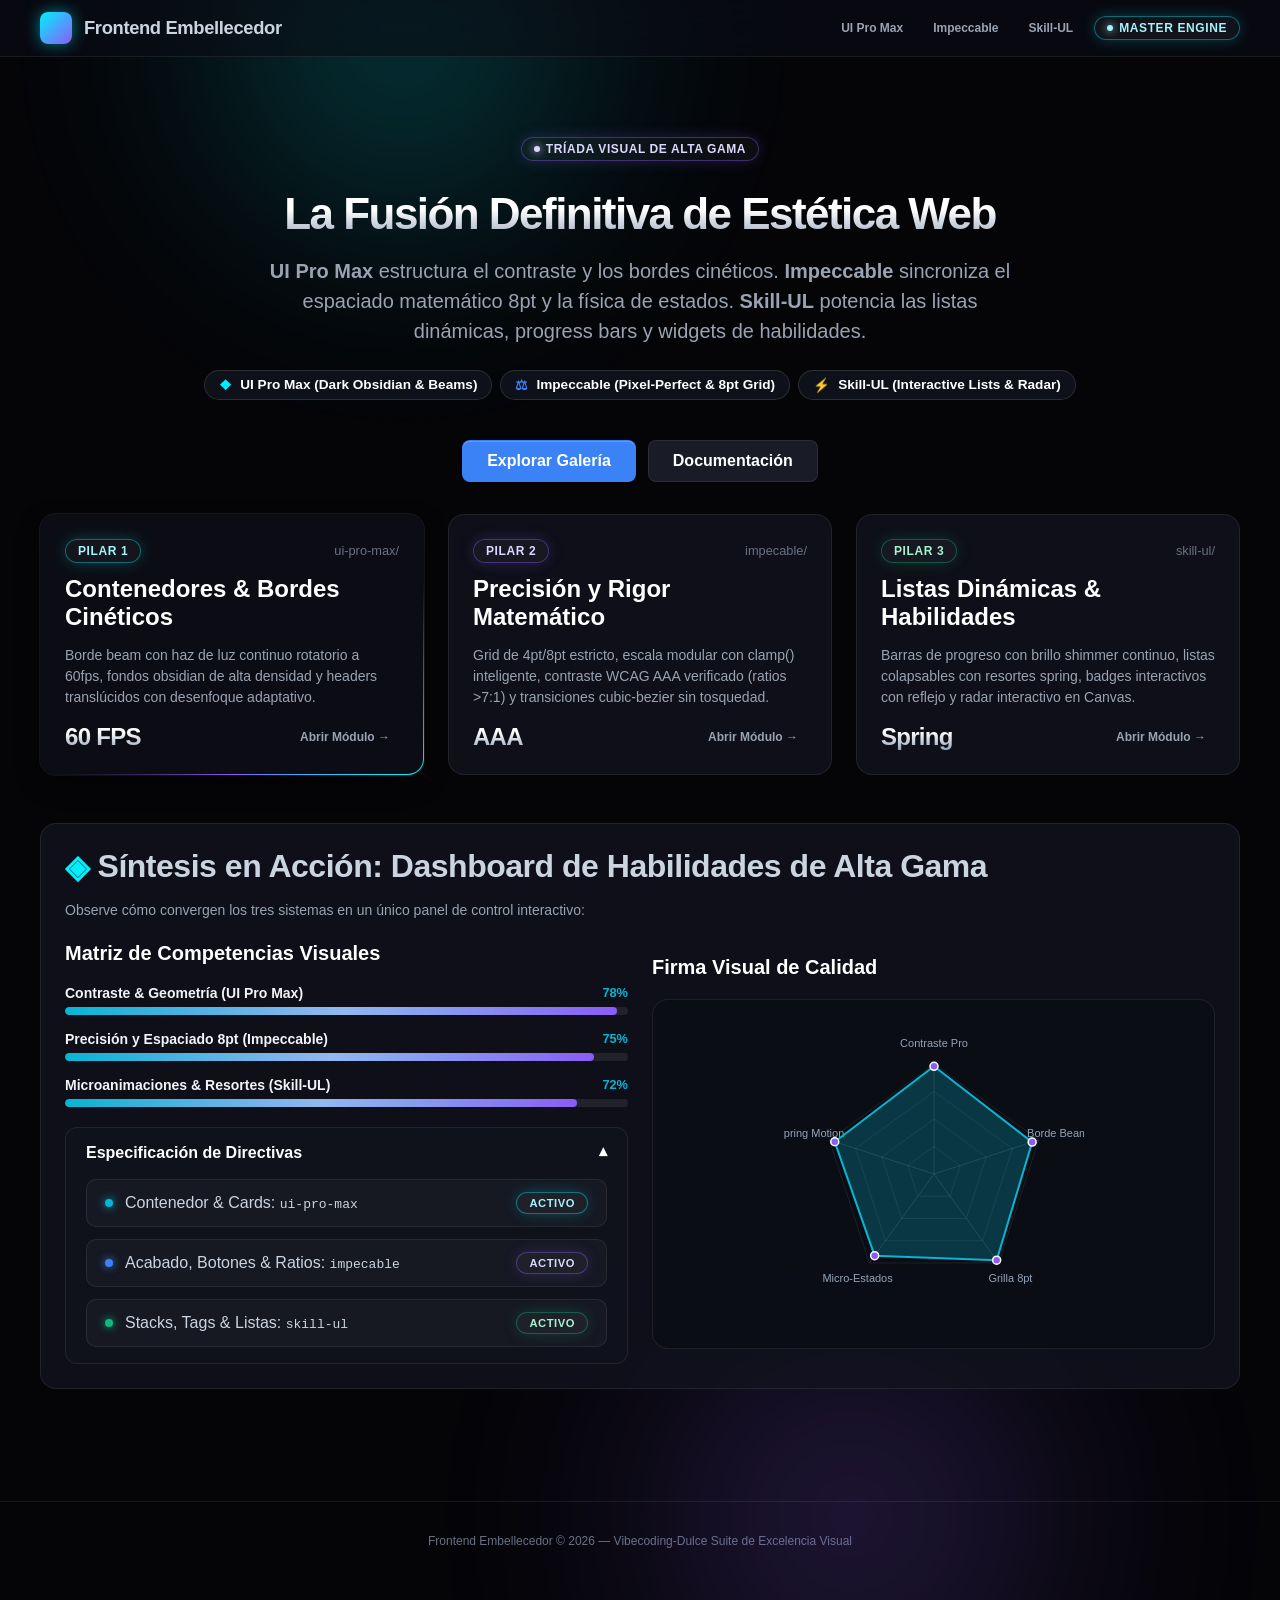
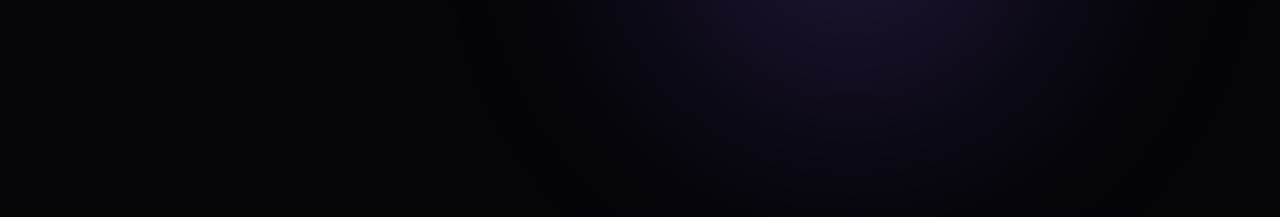
<file: 03_Herramientas_Vibecoding/Frontend_Embellecedor/index.html>
<!DOCTYPE html>
<html lang="es">
<head>
  <meta charset="UTF-8">
  <meta name="viewport" content="width=device-width, initial-scale=1.0">
  <title>Frontend Embellecedor — Master Suite (UI Pro Max + Impeccable + Skill-UL)</title>
  
  <!-- Estilos de los 3 Módulos de Embellecimiento -->
  <link rel="stylesheet" href="./ui-pro-max/styles/ui-pro-max.css">
  <link rel="stylesheet" href="./impecable/styles/impeccable.css">
  <link rel="stylesheet" href="./impecable/styles/buttons.css">
  <link rel="stylesheet" href="./skill-ul/styles/skill-ul.css">

  <style>
    body {
      margin: 0;
      background-color: var(--pro-bg-deep);
      color: var(--imp-text-primary);
      font-family: -apple-system, BlinkMacSystemFont, "Inter", "Segoe UI", sans-serif;
      overflow-x: hidden;
    }

    .master-container {
      max-width: 1200px;
      margin: 0 auto;
      padding: var(--imp-space-8) var(--imp-space-4) var(--imp-space-20);
      position: relative;
      z-index: 10;
    }

    .nav-bar {
      display: flex;
      justify-content: space-between;
      align-items: center;
      max-width: 1200px;
      margin: 0 auto;
      padding: var(--imp-space-3) var(--imp-space-4);
    }

    .nav-links {
      display: flex;
      gap: var(--imp-space-3);
      align-items: center;
    }

    .hero-section {
      text-align: center;
      padding: var(--imp-space-12) 0 var(--imp-space-8);
    }

    .hero-title {
      font-size: var(--imp-font-2xl);
      font-weight: 800;
      letter-spacing: var(--imp-tracking-tighter);
      line-height: var(--imp-leading-tight);
      margin: var(--imp-space-4) 0;
      background: linear-gradient(180deg, #ffffff 40%, #94a3b8 100%);
      -webkit-background-clip: text;
      -webkit-text-fill-color: transparent;
    }

    .hero-description {
      font-size: var(--imp-font-md);
      color: var(--imp-text-secondary);
      max-width: 760px;
      margin: 0 auto var(--imp-space-6);
      line-height: var(--imp-leading-normal);
    }

    .pill-cluster {
      display: flex;
      justify-content: center;
      flex-wrap: wrap;
      gap: var(--imp-space-2);
      margin-bottom: var(--imp-space-10);
    }

    .module-card-grid {
      display: grid;
      grid-template-columns: repeat(auto-fit, minmax(340px, 1fr));
      gap: var(--imp-space-6);
      margin-bottom: var(--imp-space-12);
    }

    .section-title {
      font-size: var(--imp-font-xl);
      font-weight: 700;
      letter-spacing: var(--imp-tracking-tight);
      margin-bottom: var(--imp-space-4);
      display: flex;
      align-items: center;
      gap: var(--imp-space-2);
    }

    .showcase-tab-bar {
      display: flex;
      gap: var(--imp-space-2);
      margin-bottom: var(--imp-space-4);
      border-bottom: 1px solid var(--imp-border-subtle);
      padding-bottom: var(--imp-space-2);
    }

    .tab-btn {
      background: none;
      border: none;
      color: var(--imp-text-secondary);
      font-size: var(--imp-font-sm);
      font-weight: 600;
      padding: var(--imp-space-2) var(--imp-space-3);
      border-radius: 6px;
      cursor: pointer;
      transition: all var(--imp-duration-fast) var(--imp-ease-out);
    }

    .tab-btn.is-active, .tab-btn:hover {
      color: #fff;
      background: rgba(255, 255, 255, 0.08);
    }

    .footer {
      border-top: 1px solid var(--pro-border-subtle);
      padding: var(--imp-space-8) var(--imp-space-4);
      text-align: center;
      color: var(--imp-text-tertiary);
      font-size: var(--imp-font-xs);
    }
  </style>
</head>

<body class="pro-theme-dark pro-mesh-background">

  <!-- 1. HEADER TRANSLÚCIDO GLASSMORPHISM (ui-pro-max) -->
  <header class="pro-header-glass">
    <div class="nav-bar">
      <div style="display: flex; align-items: center; gap: 12px;">
        <div style="width: 32px; height: 32px; border-radius: 8px; background: linear-gradient(135deg, #00f0ff, #8b5cf6); box-shadow: 0 0 15px rgba(0, 240, 255, 0.5);"></div>
        <span style="font-weight: 800; font-size: 1.15rem; letter-spacing: -0.02em;">Frontend Embellecedor</span>
      </div>

      <nav class="nav-links">
        <a href="./ui-pro-max/demo.html" class="imp-btn imp-btn-ghost imp-btn-sm" data-tooltip="Abrir demo aislada de UI Pro Max">
          UI Pro Max
        </a>
        <a href="./impecable/demo.html" class="imp-btn imp-btn-ghost imp-btn-sm" data-tooltip="Abrir demo aislada de Impeccable">
          Impeccable
        </a>
        <a href="./skill-ul/demo.html" class="imp-btn imp-btn-ghost imp-btn-sm" data-tooltip="Abrir demo aislada de Skill-UL">
          Skill-UL
        </a>
        <span class="pro-badge glow-cyan">
          <span class="pro-pulse-dot"></span>
          Master Engine
        </span>
      </nav>
    </div>
  </header>

  <main class="master-container">

    <!-- HERO SECTION SINTÉTICA -->
    <section class="hero-section">
      <span class="pro-badge glow-purple" style="margin-bottom: var(--imp-space-3);">
        <span class="pro-pulse-dot"></span> Tríada Visual de Alta Gama
      </span>
      <h1 class="hero-title">
        La Fusión Definitiva de Estética Web
      </h1>
      <p class="hero-description">
        <strong>UI Pro Max</strong> estructura el contraste y los bordes cinéticos. 
        <strong>Impeccable</strong> sincroniza el espaciado matemático 8pt y la física de estados. 
        <strong>Skill-UL</strong> potencia las listas dinámicas, progress bars y widgets de habilidades.
      </p>

      <!-- Badges Flotantes con Destello (skill-ul) -->
      <div class="pill-cluster">
        <span class="skill-badge-shine skill-badge-floating">
          <span style="color: #00f0ff;">❖</span> UI Pro Max (Dark Obsidian & Beams)
        </span>
        <span class="skill-badge-shine skill-badge-floating" style="animation-delay: 0.6s;">
          <span style="color: #3b82f6;">⚖</span> Impeccable (Pixel-Perfect & 8pt Grid)
        </span>
        <span class="skill-badge-shine skill-badge-floating" style="animation-delay: 1.2s;">
          <span style="color: #10b981;">⚡</span> Skill-UL (Interactive Lists & Radar)
        </span>
      </div>

      <div style="display: flex; justify-content: center; gap: var(--imp-space-3);">
        <button class="imp-btn imp-btn-primary imp-btn-lg" data-tooltip="Probar componentes combinados">
          Explorar Galería
        </button>
        <button class="imp-btn imp-btn-secondary imp-btn-lg" data-tooltip="Ver especificación de tokens">
          Documentación
        </button>
      </div>
    </section>

    <!-- TRÍADA DE MÓDULOS (Tarjetas Spotlight + Beams) -->
    <div class="module-card-grid">

      <!-- Módulo 1: UI-PRO-MAX (Beam Card) -->
      <div class="pro-beam-card">
        <div class="pro-beam-content">
          <div style="display: flex; justify-content: space-between; align-items: center; margin-bottom: var(--imp-space-3);">
            <span class="pro-badge glow-cyan">Pilar 1</span>
            <span style="font-size: 0.8rem; color: var(--imp-text-tertiary);">ui-pro-max/</span>
          </div>
          <h2 style="font-size: var(--imp-font-lg); margin: 0 0 var(--imp-space-2); color: #fff;">
            Contenedores & Bordes Cinéticos
          </h2>
          <p style="color: var(--imp-text-secondary); font-size: var(--imp-font-sm); margin-bottom: var(--imp-space-4); line-height: var(--imp-leading-normal);">
            Borde beam con haz de luz continuo rotatorio a 60fps, fondos obsidian de alta densidad y headers translúcidos con desenfoque adaptativo.
          </p>
          <div style="display: flex; justify-content: space-between; align-items: center;">
            <span class="pro-stat-value" style="font-size: 1.5rem;">60 FPS</span>
            <a href="./ui-pro-max/demo.html" class="imp-btn imp-btn-ghost imp-btn-sm">Abrir Módulo &rarr;</a>
          </div>
        </div>
      </div>

      <!-- Módulo 2: IMPECCABLE (Spotlight Card) -->
      <div class="pro-spotlight-card">
        <div style="display: flex; justify-content: space-between; align-items: center; margin-bottom: var(--imp-space-3);">
          <span class="pro-badge glow-purple">Pilar 2</span>
          <span style="font-size: 0.8rem; color: var(--imp-text-tertiary);">impecable/</span>
        </div>
        <h2 style="font-size: var(--imp-font-lg); margin: 0 0 var(--imp-space-2); color: #fff;">
          Precisión y Rigor Matemático
        </h2>
        <p style="color: var(--imp-text-secondary); font-size: var(--imp-font-sm); margin-bottom: var(--imp-space-4); line-height: var(--imp-leading-normal);">
          Grid de 4pt/8pt estricto, escala modular con clamp() inteligente, contraste WCAG AAA verificado (ratios &gt;7:1) y transiciones cubic-bezier sin tosquedad.
        </p>
        <div style="display: flex; justify-content: space-between; align-items: center;">
          <span class="pro-stat-value" style="font-size: 1.5rem;">AAA</span>
          <a href="./impecable/demo.html" class="imp-btn imp-btn-ghost imp-btn-sm">Abrir Módulo &rarr;</a>
        </div>
      </div>

      <!-- Módulo 3: SKILL-UL (Spotlight Card) -->
      <div class="pro-spotlight-card">
        <div style="display: flex; justify-content: space-between; align-items: center; margin-bottom: var(--imp-space-3);">
          <span class="pro-badge glow-emerald">Pilar 3</span>
          <span style="font-size: 0.8rem; color: var(--imp-text-tertiary);">skill-ul/</span>
        </div>
        <h2 style="font-size: var(--imp-font-lg); margin: 0 0 var(--imp-space-2); color: #fff;">
          Listas Dinámicas & Habilidades
        </h2>
        <p style="color: var(--imp-text-secondary); font-size: var(--imp-font-sm); margin-bottom: var(--imp-space-4); line-height: var(--imp-leading-normal);">
          Barras de progreso con brillo shimmer continuo, listas colapsables con resortes spring, badges interactivos con reflejo y radar interactivo en Canvas.
        </p>
        <div style="display: flex; justify-content: space-between; align-items: center;">
          <span class="pro-stat-value" style="font-size: 1.5rem;">Spring</span>
          <a href="./skill-ul/demo.html" class="imp-btn imp-btn-ghost imp-btn-sm">Abrir Módulo &rarr;</a>
        </div>
      </div>

    </div>

    <!-- SECCIÓN INTERACTIVA SINTETIZADA: RADAR & BARRAS & LISTAS -->
    <div class="pro-spotlight-card" style="margin-bottom: var(--imp-space-8);">
      <div class="section-title">
        <span style="color: #00f0ff;">◈</span>
        Síntesis en Acción: Dashboard de Habilidades de Alta Gama
      </div>
      <p style="color: var(--imp-text-secondary); margin-bottom: var(--imp-space-6); font-size: var(--imp-font-sm);">
        Observe cómo convergen los tres sistemas en un único panel de control interactivo:
      </p>

      <div style="display: grid; grid-template-columns: repeat(auto-fit, minmax(320px, 1fr)); gap: var(--imp-space-6);">
        <!-- Barras de Progreso Animadas de skill-ul -->
        <div>
          <h3 style="font-size: var(--imp-font-md); margin-top: 0; color: #fff;">Matriz de Competencias Visuales</h3>
          <div class="skill-bar-group">
            <div class="skill-bar-wrapper">
              <div class="skill-bar-header">
                <span>Contraste & Geometría (UI Pro Max)</span>
                <span class="skill-bar-percent">0%</span>
              </div>
              <div class="skill-bar-track">
                <div class="skill-bar-fill" data-value="98"></div>
              </div>
            </div>

            <div class="skill-bar-wrapper">
              <div class="skill-bar-header">
                <span>Precisión y Espaciado 8pt (Impeccable)</span>
                <span class="skill-bar-percent">0%</span>
              </div>
              <div class="skill-bar-track">
                <div class="skill-bar-fill" data-value="94"></div>
              </div>
            </div>

            <div class="skill-bar-wrapper">
              <div class="skill-bar-header">
                <span>Microanimaciones & Resortes (Skill-UL)</span>
                <span class="skill-bar-percent">0%</span>
              </div>
              <div class="skill-bar-track">
                <div class="skill-bar-fill" data-value="91"></div>
              </div>
            </div>
          </div>

          <!-- Acordeón con Spring Physics -->
          <div class="skill-collapsible is-open" style="margin-top: var(--imp-space-5);">
            <button class="skill-collapsible-trigger">
              <span>Especificación de Directivas</span>
              <span class="skill-collapsible-chevron">▾</span>
            </button>
            <div class="skill-collapsible-content">
              <div class="skill-collapsible-inner">
                <ul class="skill-ul">
                  <li class="skill-ul-item">
                    <div class="skill-ul-item-left">
                      <span class="skill-ul-bullet"></span>
                      <span>Contenedor & Cards: <code>ui-pro-max</code></span>
                    </div>
                    <span class="pro-badge glow-cyan" style="font-size: 0.7rem;">Activo</span>
                  </li>
                  <li class="skill-ul-item">
                    <div class="skill-ul-item-left">
                      <span class="skill-ul-bullet" style="background: #3b82f6; box-shadow: 0 0 8px #3b82f6;"></span>
                      <span>Acabado, Botones & Ratios: <code>impecable</code></span>
                    </div>
                    <span class="pro-badge glow-purple" style="font-size: 0.7rem;">Activo</span>
                  </li>
                  <li class="skill-ul-item">
                    <div class="skill-ul-item-left">
                      <span class="skill-ul-bullet" style="background: #10b981; box-shadow: 0 0 8px #10b981;"></span>
                      <span>Stacks, Tags & Listas: <code>skill-ul</code></span>
                    </div>
                    <span class="pro-badge glow-emerald" style="font-size: 0.7rem;">Activo</span>
                  </li>
                </ul>
              </div>
            </div>
          </div>
        </div>

        <!-- Radar Canvas de skill-ul -->
        <div style="display: flex; flex-direction: column; align-items: center; justify-content: center;">
          <h3 style="font-size: var(--imp-font-md); margin-top: 0; color: #fff; align-self: flex-start;">Firma Visual de Calidad</h3>
          <div class="skill-radar-container" style="width: 100%; box-sizing: border-box;">
            <canvas id="masterRadar" width="300" height="300" style="max-width: 100%;"></canvas>
          </div>
        </div>
      </div>
    </div>

  </main>

  <footer class="footer">
    Frontend Embellecedor &copy; 2026 — Vibecoding-Dulce Suite de Excelencia Visual
  </footer>

  <!-- Scripts Modulares -->
  <script type="module" src="./ui-pro-max/components/spotlight-card.js"></script>
  <script type="module" src="./ui-pro-max/components/translucent-header.js"></script>
  <script type="module" src="./impecable/components/tooltip.js"></script>
  <script type="module">
    import { initSkillBars } from './skill-ul/components/skill-bars.js';
    import { createSkillRadar } from './skill-ul/components/skill-radar.js';
    import { initCollapsibleLists } from './skill-ul/components/collapsible-list.js';

    initSkillBars();
    initCollapsibleLists();

    createSkillRadar('masterRadar', [
      { name: 'Contraste Pro', value: 96 },
      { name: 'Borde Beam', value: 92 },
      { name: 'Grilla 8pt', value: 95 },
      { name: 'Micro-Estados', value: 90 },
      { name: 'Spring Motion', value: 93 }
    ]);
  </script>
</body>
</html>
</file>
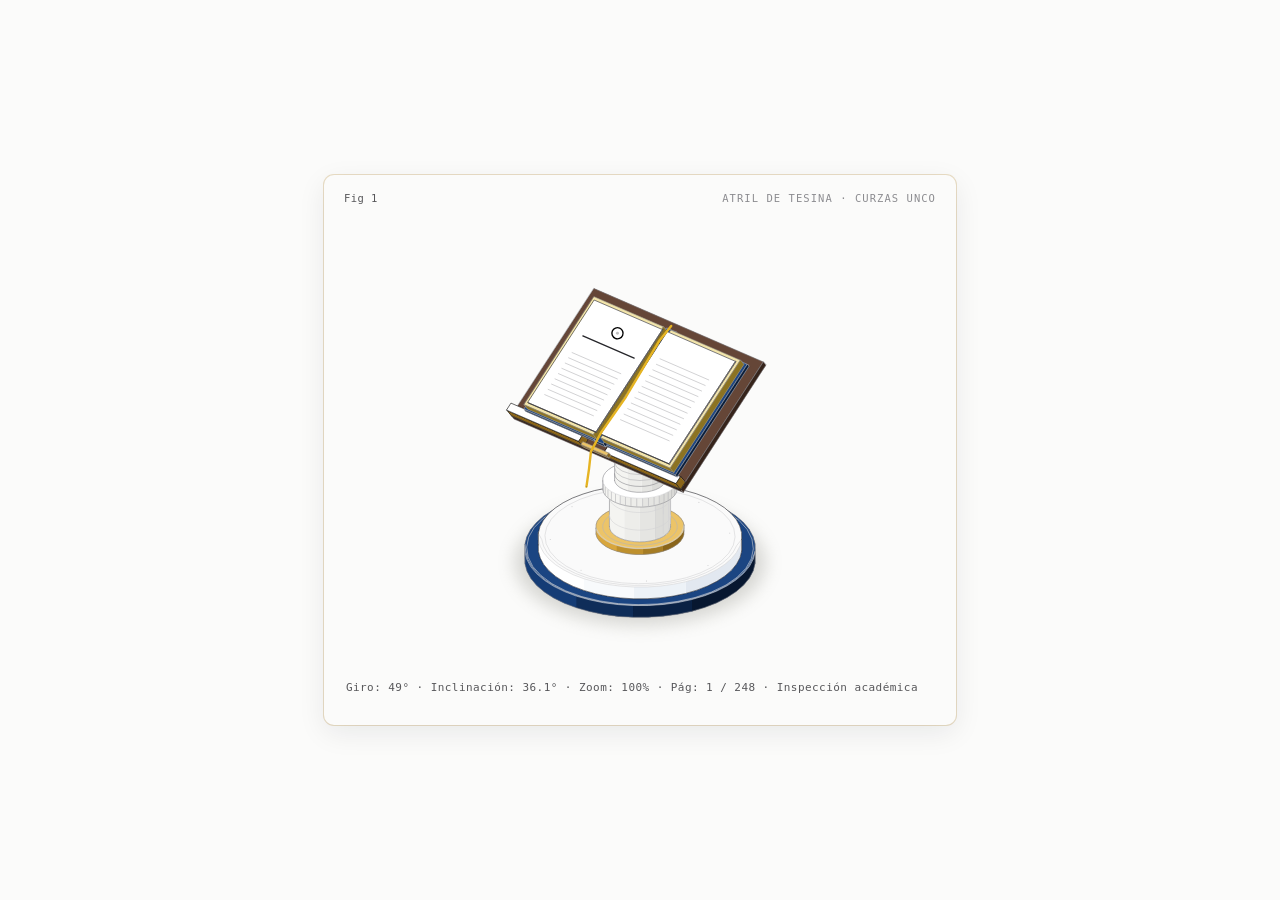
<file: _GUARDADO_SVG_ISOMETRICOS/visor_general.html>
<!doctype html><html lang="en"><head><meta charset="utf-8"><meta name="viewport" content="width=device-width, initial-scale=1"><title>Atril de Tesina · CURZAS UNCo</title><style>
.iso{
  --anatomy-page:#0b0b0b;--anatomy-card:#131313;--anatomy-text:#a3a3a3;--anatomy-strong:#e6e6e6;--anatomy-muted:#6e6e6e;
  --anatomy-paper:#131313;--anatomy-face:#1b1b1b;--anatomy-top:#1c1c1c;
  --anatomy-shade-0:#0f0f0f;--anatomy-shade-1:#121212;--anatomy-shade-2:#151515;--anatomy-shade-3:#181818;
  --anatomy-lit-top:#262626;--anatomy-lit-shade:#1d1d1d;
  --anatomy-hi:#d4d4d4;--anatomy-mid:#6a6a6a;--anatomy-lo:#3e3e3e;--anatomy-faint:#2a2a2a;--anatomy-lit:#ffffff;
  --anatomy-halo:#050505;--anatomy-halo-opacity:.9;--anatomy-dot:#e6e6e6;
  --anatomy-red:#ff6b6b;--anatomy-green:#6be0a0;--anatomy-blue:#6b9bff;
  --anatomy-weight:.6px;--anatomy-ease:cubic-bezier(.32,.72,0,1);
  --anatomy-mono:ui-monospace,"SF Mono",Menlo,Consolas,monospace;
  --anatomy-lift:inset 0 1px 0 0 #ffffff0a,inset 0 0 0 1px #ffffff06,0 0 0 1px #00000026,0 1px 1px -.5px #00000014,0 3px 3px -1.5px #00000014,0 6px 6px -3px #00000014,0 12px 12px -6px #00000014;
}
.iso[data-theme="light"]{
  --anatomy-page:#f2f2ef;--anatomy-card:#fbfbfa;--anatomy-text:#57575a;--anatomy-strong:#18181a;--anatomy-muted:#8c8c90;
  --anatomy-paper:#fbfbfa;--anatomy-face:#ffffff;--anatomy-top:#ffffff;
  --anatomy-shade-0:#dcdcd9;--anatomy-shade-1:#e5e5e2;--anatomy-shade-2:#ededea;--anatomy-shade-3:#f4f4f1;
  --anatomy-lit-top:#ffffff;--anatomy-lit-shade:#eeeeeb;
  --anatomy-hi:#26262a;--anatomy-mid:#8a8a8f;--anatomy-lo:#b4b4b8;--anatomy-faint:#d4d4d6;--anatomy-lit:#000000;
  --anatomy-halo:#8a8a80;--anatomy-halo-opacity:.32;--anatomy-dot:#3a3a3e;
  --anatomy-red:#e5484d;--anatomy-green:#30a46c;--anatomy-blue:#3e63dd;
  --anatomy-lift:inset 0 1px 0 0 #ffffff,0 0 0 1px #0000000f,0 1px 1px -.5px #0000000a,0 3px 3px -1.5px #0000000a,0 6px 6px -3px #0000000a,0 12px 12px -6px #0000000a;
}
.iso-svg{display:block;width:100%;height:auto;overflow:visible}
.iso-svg path,.iso-svg circle{vector-effect:non-scaling-stroke}
.iso-fill{fill:var(--anatomy-paper);stroke:none}
.iso-solid[data-lit]>.iso-fill{fill:var(--anatomy-face)}
.iso-shade,.iso-top{stroke:none}
.iso-shade[data-shade="0"]{fill:var(--anatomy-shade-0)}
.iso-shade[data-shade="1"]{fill:var(--anatomy-shade-1)}
.iso-shade[data-shade="2"]{fill:var(--anatomy-shade-2)}
.iso-shade[data-shade="3"]{fill:var(--anatomy-shade-3)}
.iso-top{fill:var(--anatomy-top)}
.iso-solid[data-lit]>.iso-top{fill:var(--anatomy-lit-top)}
.iso-solid[data-lit]>.iso-shade{fill:var(--anatomy-lit-shade)}
.iso-solid[data-seamless]>.iso-shade,.iso-solid[data-seamless]>.iso-top{stroke-width:.4;stroke-linejoin:round}
.iso-solid[data-seamless]>.iso-shade[data-shade="0"]{stroke:var(--anatomy-shade-0)}
.iso-solid[data-seamless]>.iso-shade[data-shade="1"]{stroke:var(--anatomy-shade-1)}
.iso-solid[data-seamless]>.iso-shade[data-shade="2"]{stroke:var(--anatomy-shade-2)}
.iso-solid[data-seamless]>.iso-shade[data-shade="3"]{stroke:var(--anatomy-shade-3)}
.iso-solid[data-seamless]>.iso-top{stroke:var(--anatomy-top)}
.iso-solid[data-seamless][data-lit]>.iso-top{stroke:var(--anatomy-lit-top)}
.iso-solid[data-seamless][data-lit]>.iso-shade{stroke:var(--anatomy-lit-shade)}
.iso-solid[data-lit]>.iso-edge{stroke:var(--anatomy-lit)}
.iso-halo{fill:var(--anatomy-halo);stroke:none;filter:blur(9px);opacity:var(--anatomy-halo-opacity);transform:translateY(3px)}
.iso-line{fill:none;stroke:var(--anatomy-lo);stroke-width:var(--anatomy-weight);stroke-linecap:round;stroke-linejoin:round}
.iso-line[data-tone="hi"]{stroke:var(--anatomy-hi)}
.iso-line[data-tone="mid"]{stroke:var(--anatomy-mid)}
.iso-line[data-tone="lo"]{stroke:var(--anatomy-lo)}
.iso-line[data-tone="faint"]{stroke:var(--anatomy-faint)}
.iso-line[data-tone="lit"]{stroke:var(--anatomy-lit)}
.iso-line[data-tone="red"]{stroke:var(--anatomy-red)}
.iso-line[data-tone="green"]{stroke:var(--anatomy-green)}
.iso-line[data-tone="blue"]{stroke:var(--anatomy-blue)}
.iso-line[data-dotted]{stroke-dasharray:.01 3.5;stroke-width:1}
.iso-line[data-dashed]{stroke-dasharray:3 3}
.iso-line[data-flow]{stroke-dasharray:2 6}
.iso-wire-end{fill:var(--anatomy-paper);stroke:var(--anatomy-lo);stroke-width:var(--anatomy-weight)}
.iso-wire[data-tone="hi"] .iso-wire-end{stroke:var(--anatomy-hi)}
.iso-wire[data-tone="mid"] .iso-wire-end{stroke:var(--anatomy-mid)}
.iso-wire[data-tone="faint"] .iso-wire-end{stroke:var(--anatomy-faint)}
.iso-wire[data-tone="lit"] .iso-wire-end{stroke:var(--anatomy-lit)}
.iso-dots circle{fill:var(--anatomy-dot);stroke:none;opacity:.32}
.iso-dots[data-tone="hi"] circle{opacity:.85}
.iso-dots[data-tone="mid"] circle{opacity:.45}
.iso-dots[data-tone="lo"] circle{opacity:.22}
.iso-dots[data-tone="faint"] circle{opacity:.12}
.iso-face-text{fill:var(--anatomy-mid);font-family:var(--anatomy-mono);letter-spacing:.04em}
.iso-face-text[data-tone="hi"]{fill:var(--anatomy-hi)}
.iso-face-text[data-tone="lo"]{fill:var(--anatomy-lo)}
.iso-face-text[data-tone="faint"]{fill:var(--anatomy-faint)}
.tb-body{fill:var(--anatomy-shade-2);stroke:none}
.tb-shine{fill:var(--anatomy-top);stroke:none}
.tb-shade{fill:var(--anatomy-shade-0);stroke:none}
.tb-ring{fill:none;stroke:var(--anatomy-lo);stroke-width:.45;stroke-linecap:butt;stroke-linejoin:round}
.tb-ring[data-tone="mid"]{stroke:var(--anatomy-mid)}
.tb-ring[data-tone="faint"]{stroke:var(--anatomy-faint)}
.tb-ring[data-tone="hi"]{stroke:var(--anatomy-hi)}
@keyframes iso-flow{to{stroke-dashoffset:-32}}
@keyframes iso-pulse{0%,100%{opacity:.18}12%{opacity:1}40%{opacity:.18}}
.iso-line[data-flow]{animation:iso-flow 1600ms linear infinite}
.iso-dots circle[data-pulse]{animation:iso-pulse 1600ms steps(1,end) infinite;animation-delay:var(--pulse-at,0ms)}
.iso-figure{margin:32px 0 36px}
.iso-plate{position:relative;padding:52px 24px;border-radius:0;background:var(--anatomy-card);box-shadow:0 0 0 1px var(--anatomy-mid);--anatomy-paper:var(--anatomy-card)}
.iso-plate-corners{position:absolute;inset:18px 20px;pointer-events:none}
.iso-plate-corner{position:absolute;color:var(--anatomy-muted);font-family:var(--anatomy-mono);font-size:10.5px;line-height:1;letter-spacing:.04em;white-space:nowrap}
.iso-plate-corner[data-corner="fig"]{top:0;left:0;color:var(--anatomy-text)}
.iso-plate-corner[data-corner="title"]{top:0;right:0;text-transform:uppercase;letter-spacing:.1em}
.iso-plate-corner[data-corner="hint"]{bottom:0;left:0;text-transform:uppercase;letter-spacing:.1em}
.iso-plate-corner[data-corner="readout"]{right:0;bottom:0;color:var(--anatomy-text);font-variant-numeric:tabular-nums}
.iso-plate .iso-svg{margin:0 auto}
.iso-legend{display:grid;gap:8px;margin-top:12px;color:var(--anatomy-muted);font-size:13px;line-height:1.55}
.iso-keys{display:flex;flex-wrap:wrap;gap:6px 18px}
.iso-key{display:inline-flex;align-items:center;gap:7px}
.iso-swatch{width:16px;height:10px;flex:none;overflow:visible}
.iso-swatch path{fill:none;stroke:var(--anatomy-hi);stroke-width:1;vector-effect:non-scaling-stroke;stroke-linejoin:round;stroke-linecap:round}
.iso-swatch[data-mark="raised"] path,.iso-swatch[data-mark="flat"] path{stroke:var(--anatomy-mid)}
.iso-swatch[data-mark="lit"] path{stroke:var(--anatomy-lit)}
.iso-swatch[data-mark="dim"] path{stroke:var(--anatomy-lo)}
.iso-swatch[data-mark="dotted"] path{stroke-dasharray:.01 3;stroke-width:1.4}
.iso-swatch[data-mark="dashed"] path{stroke-dasharray:3 2.5}
.iso-swatch[data-mark="red"] path{stroke:var(--anatomy-red)}
.iso-swatch[data-mark="green"] path{stroke:var(--anatomy-green)}
.iso-swatch[data-mark="blue"] path{stroke:var(--anatomy-blue)}
.iso-swatch-crease{stroke:var(--anatomy-lo)!important}
@media (max-width:560px){.iso-plate{padding:48px 12px 70px}.iso-plate-corner[data-corner="hint"]{bottom:18px}}
@media (prefers-reduced-motion:reduce){.iso-line[data-flow],.iso-dots circle[data-pulse]{animation:none}}

/* Soporte para Modo Embebido en Iframe */
html.embedded, body.embedded, html[data-embedded="true"], body[data-embedded="true"] {
  background: transparent !important;
  margin: 0 !important;
  padding: 0 !important;
  overflow: hidden !important;
}
html.embedded .iso-page, body.embedded .iso-page, html[data-embedded="true"] .iso-page, body[data-embedded="true"] .iso-page {
  width: 100% !important;
  max-width: 100% !important;
  margin: 0 !important;
  padding: 0 !important;
}
html.embedded .iso-figure, body.embedded .iso-figure, html[data-embedded="true"] .iso-figure, body[data-embedded="true"] .iso-figure {
  margin: 0 !important;
}
html.embedded .iso-plate, body.embedded .iso-plate, html[data-embedded="true"] .iso-plate, body[data-embedded="true"] .iso-plate {
  padding: 24px 12px 30px !important;
  box-shadow: none !important;
  border: none !important;
  background: transparent !important;
}

*{box-sizing:border-box}
html{color-scheme:dark}
body[data-theme="light"]{color-scheme:light}
body{margin:0;background:var(--anatomy-page);color:var(--anatomy-text);font:14px/1.6 ui-sans-serif,system-ui,-apple-system,"Segoe UI",sans-serif;-webkit-font-smoothing:antialiased}
.iso-page{width:min(650px,100% - 32px);margin:64px auto 96px}
</style></head><body class="iso" data-theme="light"><main class="iso-page"><style>

/* Cuero Encuadernado Azul UNCo */
.tfg-leather > .iso-fill { fill: #0a192f; }
.tfg-leather > .iso-top { fill: #132a4e; }
.tfg-leather > .iso-shade[data-shade="0"] { fill: #061120; }
.tfg-leather > .iso-shade[data-shade="1"] { fill: #0b1c36; }
.tfg-leather > .iso-shade[data-shade="2"] { fill: #102444; }
.tfg-leather > .iso-shade[data-shade="3"] { fill: #17325c; }

body[data-theme="light"] .tfg-leather > .iso-fill,
.iso[data-theme="light"] .tfg-leather > .iso-fill { fill: #12305a; }
body[data-theme="light"] .tfg-leather > .iso-top,
.iso[data-theme="light"] .tfg-leather > .iso-top { fill: #1f4782; }
body[data-theme="light"] .tfg-leather > .iso-shade[data-shade="0"],
.iso[data-theme="light"] .tfg-leather > .iso-shade[data-shade="0"] { fill: #0a1e3b; }
body[data-theme="light"] .tfg-leather > .iso-shade[data-shade="1"],
.iso[data-theme="light"] .tfg-leather > .iso-shade[data-shade="1"] { fill: #102b52; }
body[data-theme="light"] .tfg-leather > .iso-shade[data-shade="2"],
.iso[data-theme="light"] .tfg-leather > .iso-shade[data-shade="2"] { fill: #163768; }
body[data-theme="light"] .tfg-leather > .iso-shade[data-shade="3"],
.iso[data-theme="light"] .tfg-leather > .iso-shade[data-shade="3"] { fill: #1c447f; }

/* Base Plinto Circular Azul UNCo */
.tfg-base-plinth > .iso-fill { fill: #0f2d59; }
.tfg-base-plinth > .iso-top { fill: #1b4582; }
.tfg-base-plinth > .iso-shade[data-shade="0"] { fill: #071730; }
.tfg-base-plinth > .iso-shade[data-shade="1"] { fill: #0a2144; }
.tfg-base-plinth > .iso-shade[data-shade="2"] { fill: #0f2d59; }
.tfg-base-plinth > .iso-shade[data-shade="3"] { fill: #153c75; }

/* Base Podio Superior de Mármol Blanco Biselado */
.tfg-base-podium > .iso-fill { fill: #ffffff; }
.tfg-base-podium > .iso-top { fill: #fafafa; }
.tfg-base-podium > .iso-shade[data-shade="0"] { fill: #e2e8f0; }
.tfg-base-podium > .iso-shade[data-shade="1"] { fill: #edf2f7; }
.tfg-base-podium > .iso-shade[data-shade="2"] { fill: #f8fafc; }
.tfg-base-podium > .iso-shade[data-shade="3"] { fill: #ffffff; }

/* Hojas de Pergamino Marfil */
.tfg-page > .iso-fill { fill: #202025; }
.tfg-page > .iso-top { fill: #2a2a30; }
.tfg-page > .iso-shade[data-shade="0"] { fill: #17171a; }
.tfg-page > .iso-shade[data-shade="1"] { fill: #1d1d22; }
.tfg-page > .iso-shade[data-shade="2"] { fill: #232328; }
.tfg-page > .iso-shade[data-shade="3"] { fill: #28282e; }

body[data-theme="light"] .tfg-page > .iso-fill,
.iso[data-theme="light"] .tfg-page > .iso-fill { fill: #faf8f5 !important; }
body[data-theme="light"] .tfg-page > .iso-top,
.iso[data-theme="light"] .tfg-page > .iso-top { fill: #ffffff !important; }
body[data-theme="light"] .tfg-page > .iso-shade[data-shade="0"],
.iso[data-theme="light"] .tfg-page > .iso-shade[data-shade="0"] { fill: #ede7dc !important; }
body[data-theme="light"] .tfg-page > .iso-shade[data-shade="1"],
.iso[data-theme="light"] .tfg-page > .iso-shade[data-shade="1"] { fill: #f2eee5 !important; }
body[data-theme="light"] .tfg-page > .iso-shade[data-shade="2"],
.iso[data-theme="light"] .tfg-page > .iso-shade[data-shade="2"] { fill: #f6f3ed !important; }
body[data-theme="light"] .tfg-page > .iso-shade[data-shade="3"],
.iso[data-theme="light"] .tfg-page > .iso-shade[data-shade="3"] { fill: #faf8f5 !important; }

/* Madera Noble */
.tfg-wood > .iso-fill { fill: #4a3328; }
.tfg-wood > .iso-top { fill: #654637; }
.tfg-wood > .iso-shade[data-shade="0"] { fill: #36241b; }
.tfg-wood > .iso-shade[data-shade="1"] { fill: #422d22; }
.tfg-wood > .iso-shade[data-shade="2"] { fill: #54392b; }
.tfg-wood > .iso-shade[data-shade="3"] { fill: #5e4131; }

/* Bronce / Oro Pulido */
.tfg-brass > .iso-fill { fill: #c89632; }
.tfg-brass > .iso-top { fill: #ecc468; }
.tfg-brass > .iso-shade[data-shade="0"] { fill: #8a651a; }
.tfg-brass > .iso-shade[data-shade="1"] { fill: #a57c24; }
.tfg-brass > .iso-shade[data-shade="2"] { fill: #be902d; }
.tfg-brass > .iso-shade[data-shade="3"] { fill: #d8a63c; }

/* Cantos Dorados */
.tfg-gilt > .iso-fill { fill: #d4af37; }
.tfg-gilt > .iso-top { fill: #f3e5ab; }
.tfg-gilt > .iso-shade[data-shade="0"] { fill: #8c7322; }
.tfg-gilt > .iso-shade[data-shade="1"] { fill: #b2932f; }
.tfg-gilt > .iso-shade[data-shade="2"] { fill: #c5a435; }
.tfg-gilt > .iso-shade[data-shade="3"] { fill: #e0be42; }

/* Cinta Dorada */
.tfg-ribbon {
  fill: none;
  stroke: #e6b422;
  stroke-width: 2.4px;
  stroke-linecap: round;
  stroke-linejoin: round;
}
.tfg-gold-line {
  fill: none;
  stroke: #ecc468;
  stroke-width: 1.4px;
}

html { color-scheme: light; }
body[data-theme="dark"], html[data-theme="dark"] { color-scheme: dark; }
html, body {
  background: var(--anatomy-card) !important;
  margin: 0 !important;
  padding: 0 !important;
  overflow: hidden !important;
  height: 100%;
  width: 100%;
  display: flex;
  align-items: center;
  justify-content: center;
}
.iso-page {
  width: 100% !important;
  max-width: 640px !important;
  margin: 0 auto !important;
  padding: 0 4px !important;
}
.iso-figure { margin: 0 !important; }
.iso-plate {
  padding: 38px 18px 46px !important;
  border-radius: 10px !important;
  box-shadow: 0 8px 28px rgba(15, 23, 42, 0.08), 0 0 0 1px rgba(180, 131, 36, 0.25) !important;
  background: var(--anatomy-card) !important;
}
.iso-plate-corner[data-corner="hint"] { display: none !important; }
.iso-plate-corner[data-corner="readout"] {
  right: 18px !important;
  bottom: 14px !important;
  font-size: 11px !important;
  white-space: nowrap !important;
}
.iso-legend { display: none !important; }
</style><figure class="iso-figure"><div class="iso-plate"><div class="iso-plate-corners" aria-hidden="true"><span class="iso-plate-corner" data-corner="fig">Fig 1</span><span class="iso-plate-corner" data-corner="title">Atril de Tesina · CURZAS UNCo</span><span class="iso-plate-corner" data-corner="hint">Giro 360° · Arrastra · Rueda Zoom</span><span class="iso-plate-corner" data-corner="readout" data-readout>Giro: 42° · Inclinación: 32.0° · Zoom: 100% · Pág: 1 / 248 · Defensa iniciada</span></div><div class="iso-stage" tabindex="0" role="region" aria-label="Atril de Tesina · CURZAS UNCo"><svg xmlns="http://www.w3.org/2000/svg" class="iso-svg" viewBox="0 0 640 500" role="img" aria-label="Dispositivo Isométrico 3D de la Defensa de Tesina (Licenciatura en Gestión de Recursos Humanos, CURZAS — Universidad Nacional del Comahue). Ensamblado con la Fábrica Modular sobre el podio circular de mármol y base azul UNCo."><g class="tfg-base-group"><path class="iso-halo" d="M410.2 422.4L396.4 427.9L381.2 432.4L365 435.9L348 438.3L330.6 439.5L312.9 439.7L295.4 438.6L278.3 436.5L261.9 433.2L246.5 428.9L232.4 423.6L219.8 417.4L208.8 410.5L199.8 402.9L192.9 394.8L188.1 386.3L185.5 377.6L185.3 368.8L187.4 360L191.7 351.5L198.3 343.3L206.9 335.6L217.4 328.5L229.8 322.2L243.6 316.7L258.8 312.2L275 308.7L292 306.4L309.4 305.1L327.1 305L344.6 306L361.7 308.2L378.1 311.4L393.5 315.8L407.6 321L420.2 327.2L431.2 334.1L440.2 341.7L447.1 349.8L451.9 358.3L454.5 367L454.7 375.8L452.6 384.6L448.3 393.2L441.7 401.3L433.1 409L422.6 416.1Z"/><g class="iso-solid tfg-base-plinth"><path class="iso-fill" d="M196.2 356.4L198.1 348.4L202.1 340.5L208.1 333L216.1 325.9L225.8 319.4L237.1 313.6L249.8 308.6L263.7 304.5L278.6 301.3L294.2 299.1L310.3 297.9L326.5 297.8L342.6 298.8L358.3 300.8L373.4 303.8L387.5 307.7L400.5 312.6L412.1 318.2L422.1 324.6L430.4 331.6L436.8 339L441.2 346.8L443.6 354.8L443.8 362.9L443.8 375.6L441.9 383.6L437.9 391.5L431.9 399L423.9 406.1L414.2 412.6L402.9 418.4L390.2 423.4L376.3 427.5L361.4 430.7L345.8 432.9L329.7 434.1L313.5 434.2L297.4 433.2L281.7 431.3L266.6 428.2L252.5 424.3L239.5 419.4L227.9 413.8L217.9 407.4L209.6 400.4L203.2 393L198.8 385.2L196.4 377.2L196.2 369.1Z"/><path class="iso-shade" data-shade="0" d="M402.9 418.4L390.2 423.4L390.2 410.8L402.9 405.7ZM390.2 423.4L376.3 427.5L376.3 414.9L390.2 410.8ZM443.8 375.6L441.9 383.6L441.9 371L443.8 362.9ZM441.9 383.6L437.9 391.5L437.9 378.8L441.9 371ZM437.9 391.5L431.9 399L431.9 386.4L437.9 378.8ZM431.9 399L423.9 406.1L423.9 393.4L431.9 386.4ZM423.9 406.1L414.2 412.6L414.2 399.9L423.9 393.4ZM414.2 412.6L402.9 418.4L402.9 405.7L414.2 399.9Z"/><path class="iso-shade" data-shade="1" d="M376.3 427.5L361.4 430.7L361.4 418.1L376.3 414.9ZM361.4 430.7L345.8 432.9L345.8 420.3L361.4 418.1ZM345.8 432.9L329.7 434.1L329.7 421.5L345.8 420.3ZM329.7 434.1L313.5 434.2L313.5 421.6L329.7 421.5Z"/><path class="iso-shade" data-shade="2" d="M313.5 434.2L297.4 433.2L297.4 420.6L313.5 421.6ZM297.4 433.2L281.7 431.3L281.7 418.6L297.4 420.6ZM281.7 431.3L266.6 428.2L266.6 415.6L281.7 418.6ZM266.6 428.2L252.5 424.3L252.5 411.7L266.6 415.6Z"/><path class="iso-shade" data-shade="3" d="M252.5 424.3L239.5 419.4L239.5 406.8L252.5 411.7ZM239.5 419.4L227.9 413.8L227.9 401.2L239.5 406.8ZM227.9 413.8L217.9 407.4L217.9 394.8L227.9 401.2ZM217.9 407.4L209.6 400.4L209.6 387.8L217.9 394.8ZM209.6 400.4L203.2 393L203.2 380.4L209.6 387.8ZM203.2 393L198.8 385.2L198.8 372.6L203.2 380.4ZM198.8 385.2L196.4 377.2L196.4 364.6L198.8 372.6ZM196.4 377.2L196.2 369.1L196.2 356.4L196.4 364.6Z"/><path class="iso-top" d="M402.9 405.7L390.2 410.8L376.3 414.9L361.4 418.1L345.8 420.3L329.7 421.5L313.5 421.6L297.4 420.6L281.7 418.6L266.6 415.6L252.5 411.7L239.5 406.8L227.9 401.2L217.9 394.8L209.6 387.8L203.2 380.4L198.8 372.6L196.4 364.6L196.2 356.4L198.1 348.4L202.1 340.5L208.1 333L216.1 325.9L225.8 319.4L237.1 313.6L249.8 308.6L263.7 304.5L278.6 301.3L294.2 299.1L310.3 297.9L326.5 297.8L342.6 298.8L358.3 300.8L373.4 303.8L387.5 307.7L400.5 312.6L412.1 318.2L422.1 324.6L430.4 331.6L436.8 339L441.2 346.8L443.6 354.8L443.8 362.9L441.9 371L437.9 378.8L431.9 386.4L423.9 393.4L414.2 399.9Z"/><path class="iso-line iso-crease" data-tone="faint" d="M443.8 362.9L441.9 371L437.9 378.8L431.9 386.4L423.9 393.4L414.2 399.9L402.9 405.7L390.2 410.8L376.3 414.9L361.4 418.1L345.8 420.3L329.7 421.5L313.5 421.6L297.4 420.6L281.7 418.6L266.6 415.6L252.5 411.7L239.5 406.8L227.9 401.2L217.9 394.8L209.6 387.8L203.2 380.4L198.8 372.6L196.4 364.6L196.2 356.4"/><path class="iso-line iso-bevel" data-tone="faint" d="M443.8 362.9L440.8 370.9L436.8 378.7L430.9 386.1L423 393.1L413.4 399.6L402.2 405.3L389.6 410.3L375.8 414.4L361 417.6L345.5 419.8L329.6 420.9L313.6 421L297.6 420.1L282 418.1L267.1 415.1L253.1 411.2L240.2 406.4L228.7 400.8L218.8 394.5L210.5 387.6L204.2 380.2L199.8 372.5L197.5 364.5L196.2 356.4"/><path class="iso-line iso-edge" data-tone="mid" d="M196.2 356.4L198.1 348.4L202.1 340.5L208.1 333L216.1 325.9L225.8 319.4L237.1 313.6L249.8 308.6L263.7 304.5L278.6 301.3L294.2 299.1L310.3 297.9L326.5 297.8L342.6 298.8L358.3 300.8L373.4 303.8L387.5 307.7L400.5 312.6L412.1 318.2L422.1 324.6L430.4 331.6L436.8 339L441.2 346.8L443.6 354.8L443.8 362.9M443.8 375.6L441.9 383.6L437.9 391.5L431.9 399L423.9 406.1L414.2 412.6L402.9 418.4L390.2 423.4L376.3 427.5L361.4 430.7L345.8 432.9L329.7 434.1L313.5 434.2L297.4 433.2L281.7 431.3L266.6 428.2L252.5 424.3L239.5 419.4L227.9 413.8L217.9 407.4L209.6 400.4L203.2 393L198.8 385.2L196.4 377.2L196.2 369.1M196.2 356.4L196.2 369.1M443.8 362.9L443.8 375.6"/></g><path class="iso-line" data-tone="faint" d="M401.5 404.9L384.5 411.3L365.6 416.1L345.3 419.2L324.2 420.5L303.1 420L282.4 417.6L262.8 413.4L245 407.7L229.5 400.4L216.7 391.9L207.1 382.5L200.9 372.3L198.3 361.8L199.4 351.2L204.2 340.9L212.5 331.1L224.1 322.2L238.5 314.4L255.5 308.1L274.4 303.2L294.7 300.1L315.8 298.8L336.9 299.4L357.6 301.8L377.2 305.9L395 311.7L410.5 319L423.3 327.4L432.9 336.9L439.1 347L441.7 357.6L440.6 368.2L435.8 378.5L427.5 388.3L415.9 397.2Z"/><g class="iso-solid tfg-base-podium"><path class="iso-fill" d="M210.8 344.2L212.5 337.1L216 330.2L221.3 323.5L228.3 317.3L236.8 311.5L246.8 306.4L258.1 302L270.4 298.3L283.5 295.5L297.3 293.6L311.4 292.6L325.7 292.5L339.9 293.3L353.8 295.1L367.1 297.7L379.6 301.2L391 305.5L401.3 310.5L410.1 316.1L417.4 322.2L423.1 328.8L427 335.7L429 342.8L429.2 349.9L429.2 362.6L427.5 369.7L424 376.6L418.7 383.2L411.7 389.5L403.2 395.2L393.2 400.3L381.9 404.8L369.6 408.4L356.5 411.2L342.7 413.2L328.6 414.2L314.3 414.3L300.1 413.5L286.2 411.7L272.9 409L260.4 405.5L249 401.3L238.7 396.3L229.9 390.7L222.6 384.5L216.9 377.9L213 371.1L211 364L210.8 356.8Z"/><path class="iso-shade" data-shade="0" d="M393.2 400.3L381.9 404.8L381.9 392.1L393.2 387.7ZM381.9 404.8L369.6 408.4L369.6 395.8L381.9 392.1ZM429.2 362.6L427.5 369.7L427.5 357L429.2 349.9ZM427.5 369.7L424 376.6L424 364L427.5 357ZM424 376.6L418.7 383.2L418.7 370.6L424 364ZM418.7 383.2L411.7 389.5L411.7 376.8L418.7 370.6ZM411.7 389.5L403.2 395.2L403.2 382.6L411.7 376.8ZM403.2 395.2L393.2 400.3L393.2 387.7L403.2 382.6Z"/><path class="iso-shade" data-shade="1" d="M369.6 408.4L356.5 411.2L356.5 398.6L369.6 395.8ZM356.5 411.2L342.7 413.2L342.7 400.5L356.5 398.6ZM342.7 413.2L328.6 414.2L328.6 401.6L342.7 400.5ZM328.6 414.2L314.3 414.3L314.3 401.7L328.6 401.6Z"/><path class="iso-shade" data-shade="2" d="M314.3 414.3L300.1 413.5L300.1 400.8L314.3 401.7ZM300.1 413.5L286.2 411.7L286.2 399.1L300.1 400.8ZM286.2 411.7L272.9 409L272.9 396.4L286.2 399.1ZM272.9 409L260.4 405.5L260.4 392.9L272.9 396.4Z"/><path class="iso-shade" data-shade="3" d="M260.4 405.5L249 401.3L249 388.6L260.4 392.9ZM249 401.3L238.7 396.3L238.7 383.6L249 388.6ZM238.7 396.3L229.9 390.7L229.9 378L238.7 383.6ZM229.9 390.7L222.6 384.5L222.6 371.9L229.9 378ZM222.6 384.5L216.9 377.9L216.9 365.3L222.6 371.9ZM216.9 377.9L213 371.1L213 358.4L216.9 365.3ZM213 371.1L211 364L211 351.4L213 358.4ZM211 364L210.8 356.8L210.8 344.2L211 351.4Z"/><path class="iso-top" d="M393.2 387.7L381.9 392.1L369.6 395.8L356.5 398.6L342.7 400.5L328.6 401.6L314.3 401.7L300.1 400.8L286.2 399.1L272.9 396.4L260.4 392.9L249 388.6L238.7 383.6L229.9 378L222.6 371.9L216.9 365.3L213 358.4L211 351.4L210.8 344.2L212.5 337.1L216 330.2L221.3 323.5L228.3 317.3L236.8 311.5L246.8 306.4L258.1 302L270.4 298.3L283.5 295.5L297.3 293.6L311.4 292.6L325.7 292.5L339.9 293.3L353.8 295.1L367.1 297.7L379.6 301.2L391 305.5L401.3 310.5L410.1 316.1L417.4 322.2L423.1 328.8L427 335.7L429 342.8L429.2 349.9L427.5 357L424 364L418.7 370.6L411.7 376.8L403.2 382.6Z"/><path class="iso-line iso-crease" data-tone="faint" d="M429.2 349.9L427.5 357L424 364L418.7 370.6L411.7 376.8L403.2 382.6L393.2 387.7L381.9 392.1L369.6 395.8L356.5 398.6L342.7 400.5L328.6 401.6L314.3 401.7L300.1 400.8L286.2 399.1L272.9 396.4L260.4 392.9L249 388.6L238.7 383.6L229.9 378L222.6 371.9L216.9 365.3L213 358.4L211 351.4L210.8 344.2"/><path class="iso-line iso-bevel" data-tone="faint" d="M429.2 349.9L423.9 356.7L420.5 363.4L415.4 369.8L408.7 375.8L400.4 381.4L390.7 386.3L379.9 390.6L368 394.2L355.3 396.9L342 398.8L328.3 399.8L314.5 399.8L300.7 399L287.3 397.3L274.5 394.8L262.4 391.4L251.3 387.3L241.4 382.4L232.9 377L225.8 371.1L220.4 364.7L216.6 358.1L214.6 351.2L210.8 344.2"/><path class="iso-line iso-edge" data-tone="hi" d="M210.8 344.2L212.5 337.1L216 330.2L221.3 323.5L228.3 317.3L236.8 311.5L246.8 306.4L258.1 302L270.4 298.3L283.5 295.5L297.3 293.6L311.4 292.6L325.7 292.5L339.9 293.3L353.8 295.1L367.1 297.7L379.6 301.2L391 305.5L401.3 310.5L410.1 316.1L417.4 322.2L423.1 328.8L427 335.7L429 342.8L429.2 349.9M429.2 362.6L427.5 369.7L424 376.6L418.7 383.2L411.7 389.5L403.2 395.2L393.2 400.3L381.9 404.8L369.6 408.4L356.5 411.2L342.7 413.2L328.6 414.2L314.3 414.3L300.1 413.5L286.2 411.7L272.9 409L260.4 405.5L249 401.3L238.7 396.3L229.9 390.7L222.6 384.5L216.9 377.9L213 371.1L211 364L210.8 356.8M210.8 344.2L210.8 356.8M429.2 349.9L429.2 362.6"/></g><path class="iso-line" data-tone="faint" d="M388.3 385L374.1 390.3L358.2 394.4L341.2 397L323.6 398.1L305.8 397.6L288.5 395.6L272.1 392.1L257.2 387.3L244.1 381.2L233.4 374.1L225.4 366.2L220.2 357.7L218 348.8L218.9 340L222.9 331.3L229.9 323.1L239.6 315.6L251.7 309.1L265.9 303.8L281.8 299.7L298.8 297.1L316.4 296.1L334.2 296.5L351.5 298.5L367.9 302L382.8 306.8L395.9 312.9L406.6 320L414.6 327.9L419.8 336.5L422 345.3L421.1 354.2L417.1 362.8L410.1 371L400.4 378.5Z"/><g class="iso-solid tfg-brass"><path class="iso-fill" d="M292.7 343.6L292.9 341.2L294 338.9L295.9 336.7L298.5 334.7L301.7 333L305.5 331.5L309.8 330.4L314.3 329.7L319 329.5L323.8 329.6L328.4 330.1L332.8 331L336.8 332.3L340.3 334L343.2 335.9L345.3 338L346.7 340.3L347.3 342.6L347.3 346.6L347.1 349L346 351.3L344.1 353.5L341.5 355.5L338.3 357.2L334.5 358.7L330.2 359.7L325.7 360.4L321 360.7L316.2 360.6L311.6 360.1L307.2 359.1L303.2 357.8L299.7 356.2L296.8 354.3L294.7 352.2L293.3 349.9L292.7 347.5Z"/><path class="iso-shade" data-shade="0" d="M338.3 357.2L334.5 358.7L334.5 354.7L338.3 353.3ZM347.3 346.6L347.1 349L347.1 345L347.3 342.6ZM347.1 349L346 351.3L346 347.3L347.1 345ZM346 351.3L344.1 353.5L344.1 349.5L346 347.3ZM344.1 353.5L341.5 355.5L341.5 351.5L344.1 349.5ZM341.5 355.5L338.3 357.2L338.3 353.3L341.5 351.5Z"/><path class="iso-shade" data-shade="1" d="M334.5 358.7L330.2 359.7L330.2 355.8L334.5 354.7ZM330.2 359.7L325.7 360.4L325.7 356.5L330.2 355.8ZM325.7 360.4L321 360.7L321 356.8L325.7 356.5Z"/><path class="iso-shade" data-shade="2" d="M321 360.7L316.2 360.6L316.2 356.7L321 356.8ZM316.2 360.6L311.6 360.1L311.6 356.1L316.2 356.7ZM311.6 360.1L307.2 359.1L307.2 355.2L311.6 356.1Z"/><path class="iso-shade" data-shade="3" d="M307.2 359.1L303.2 357.8L303.2 353.9L307.2 355.2ZM303.2 357.8L299.7 356.2L299.7 352.3L303.2 353.9ZM299.7 356.2L296.8 354.3L296.8 350.4L299.7 352.3ZM296.8 354.3L294.7 352.2L294.7 348.2L296.8 350.4ZM294.7 352.2L293.3 349.9L293.3 346L294.7 348.2ZM293.3 349.9L292.7 347.5L292.7 343.6L293.3 346Z"/><path class="iso-top" d="M338.3 353.3L334.5 354.7L330.2 355.8L325.7 356.5L321 356.8L316.2 356.7L311.6 356.1L307.2 355.2L303.2 353.9L299.7 352.3L296.8 350.4L294.7 348.2L293.3 346L292.7 343.6L292.9 341.2L294 338.9L295.9 336.7L298.5 334.7L301.7 333L305.5 331.5L309.8 330.4L314.3 329.7L319 329.5L323.8 329.6L328.4 330.1L332.8 331L336.8 332.3L340.3 334L343.2 335.9L345.3 338L346.7 340.3L347.3 342.6L347.1 345L346 347.3L344.1 349.5L341.5 351.5Z"/><path class="iso-line iso-crease" data-tone="faint" d="M347.3 342.6L347.1 345L346 347.3L344.1 349.5L341.5 351.5L338.3 353.3L334.5 354.7L330.2 355.8L325.7 356.5L321 356.8L316.2 356.7L311.6 356.1L307.2 355.2L303.2 353.9L299.7 352.3L296.8 350.4L294.7 348.2L293.3 346L292.7 343.6"/><path class="iso-line iso-bevel" data-tone="faint" d="M347.3 342.6L346.4 345L345.3 347.2L343.5 349.4L341 351.3L337.8 353L334.1 354.4L330 355.5L325.5 356.1L320.9 356.4L316.3 356.3L311.8 355.8L307.5 354.9L303.6 353.6L300.2 352L297.4 350.2L295.3 348.1L294 345.9L292.7 343.6"/><path class="iso-line iso-edge" data-tone="lit" d="M292.7 343.6L292.9 341.2L294 338.9L295.9 336.7L298.5 334.7L301.7 333L305.5 331.5L309.8 330.4L314.3 329.7L319 329.5L323.8 329.6L328.4 330.1L332.8 331L336.8 332.3L340.3 334L343.2 335.9L345.3 338L346.7 340.3L347.3 342.6M347.3 346.6L347.1 349L346 351.3L344.1 353.5L341.5 355.5L338.3 357.2L334.5 358.7L330.2 359.7L325.7 360.4L321 360.7L316.2 360.6L311.6 360.1L307.2 359.1L303.2 357.8L299.7 356.2L296.8 354.3L294.7 352.2L293.3 349.9L292.7 347.5M292.7 343.6L292.7 347.5M347.3 342.6L347.3 346.6"/></g><path class="iso-line" data-tone="lit" d="M338.3 353.3L332.4 355.3L325.7 356.5L318.6 356.8L311.6 356.1L305.1 354.6L299.7 352.3L295.6 349.3L293.3 346L292.7 342.4L294 338.9L297.1 335.7L301.7 333L307.6 330.9L314.3 329.7L321.4 329.5L328.4 330.1L334.9 331.7L340.3 334L344.4 336.9L346.7 340.3L347.3 343.8L346 347.3L342.9 350.6Z"/><g class="iso-dots" data-tone="mid"><circle cx="384.6" cy="383" r="0.45"/><circle cx="314.9" cy="395.3" r="0.45"/><circle cx="248.2" cy="379.4" r="0.45"/><circle cx="223.5" cy="344.5" r="0.45"/><circle cx="255.4" cy="311.2" r="0.45"/><circle cx="325.1" cy="298.8" r="0.45"/><circle cx="391.8" cy="314.7" r="0.45"/><circle cx="416.5" cy="349.6" r="0.45"/></g></g><g class="tfg-pedestal-group"><g class="iso-solid tfg-brass"><path class="iso-fill" d="M272.7 335.6L273.6 331.9L275.8 328.3L279 325L283.2 321.9L288.3 319.2L294.2 316.9L300.7 315.2L307.7 313.9L315 313.2L322.5 313.1L329.9 313.6L337 314.7L343.7 316.3L349.8 318.4L355.2 320.9L359.7 323.9L363.3 327.2L365.8 330.7L367.1 334.3L367.3 338L367.3 344.4L366.4 348L364.2 351.6L361 355L356.8 358L351.7 360.7L345.8 363L339.3 364.8L332.3 366L325 366.7L317.5 366.8L310.1 366.3L303 365.2L296.3 363.6L290.2 361.5L284.8 359L280.3 356L276.7 352.8L274.2 349.2L272.9 345.6L272.7 341.9Z"/><path class="iso-shade" data-shade="0" d="M351.7 360.7L345.8 363L345.8 356.7L351.7 354.4ZM367.3 344.4L366.4 348L366.4 341.7L367.3 338ZM366.4 348L364.2 351.6L364.2 345.3L366.4 341.7ZM364.2 351.6L361 355L361 348.6L364.2 345.3ZM361 355L356.8 358L356.8 351.7L361 348.6ZM356.8 358L351.7 360.7L351.7 354.4L356.8 351.7Z"/><path class="iso-shade" data-shade="1" d="M345.8 363L339.3 364.8L339.3 358.4L345.8 356.7ZM339.3 364.8L332.3 366L332.3 359.7L339.3 358.4ZM332.3 366L325 366.7L325 360.4L332.3 359.7ZM325 366.7L317.5 366.8L317.5 360.5L325 360.4Z"/><path class="iso-shade" data-shade="2" d="M317.5 366.8L310.1 366.3L310.1 360L317.5 360.5ZM310.1 366.3L303 365.2L303 358.9L310.1 360ZM303 365.2L296.3 363.6L296.3 357.3L303 358.9Z"/><path class="iso-shade" data-shade="3" d="M296.3 363.6L290.2 361.5L290.2 355.2L296.3 357.3ZM290.2 361.5L284.8 359L284.8 352.7L290.2 355.2ZM284.8 359L280.3 356L280.3 349.7L284.8 352.7ZM280.3 356L276.7 352.8L276.7 346.4L280.3 349.7ZM276.7 352.8L274.2 349.2L274.2 342.9L276.7 346.4ZM274.2 349.2L272.9 345.6L272.9 339.3L274.2 342.9ZM272.9 345.6L272.7 341.9L272.7 335.6L272.9 339.3Z"/><path class="iso-top" d="M351.7 354.4L345.8 356.7L339.3 358.4L332.3 359.7L325 360.4L317.5 360.5L310.1 360L303 358.9L296.3 357.3L290.2 355.2L284.8 352.7L280.3 349.7L276.7 346.4L274.2 342.9L272.9 339.3L272.7 335.6L273.6 331.9L275.8 328.3L279 325L283.2 321.9L288.3 319.2L294.2 316.9L300.7 315.2L307.7 313.9L315 313.2L322.5 313.1L329.9 313.6L337 314.7L343.7 316.3L349.8 318.4L355.2 320.9L359.7 323.9L363.3 327.2L365.8 330.7L367.1 334.3L367.3 338L366.4 341.7L364.2 345.3L361 348.6L356.8 351.7Z"/><path class="iso-line iso-crease" data-tone="faint" d="M367.3 338L366.4 341.7L364.2 345.3L361 348.6L356.8 351.7L351.7 354.4L345.8 356.7L339.3 358.4L332.3 359.7L325 360.4L317.5 360.5L310.1 360L303 358.9L296.3 357.3L290.2 355.2L284.8 352.7L280.3 349.7L276.7 346.4L274.2 342.9L272.9 339.3L272.7 335.6"/><path class="iso-line iso-bevel" data-tone="faint" d="M367.3 338L365.3 341.6L363.2 345.1L360.1 348.4L356 351.4L351 354L345.2 356.2L338.8 357.9L332 359.2L324.8 359.8L317.6 359.9L310.4 359.4L303.4 358.4L296.9 356.8L290.9 354.8L285.6 352.3L281.2 349.4L277.7 346.2L275.3 342.8L274 339.2L272.7 335.6"/><path class="iso-line iso-edge" data-tone="mid" d="M272.7 335.6L273.6 331.9L275.8 328.3L279 325L283.2 321.9L288.3 319.2L294.2 316.9L300.7 315.2L307.7 313.9L315 313.2L322.5 313.1L329.9 313.6L337 314.7L343.7 316.3L349.8 318.4L355.2 320.9L359.7 323.9L363.3 327.2L365.8 330.7L367.1 334.3L367.3 338M367.3 344.4L366.4 348L364.2 351.6L361 355L356.8 358L351.7 360.7L345.8 363L339.3 364.8L332.3 366L325 366.7L317.5 366.8L310.1 366.3L303 365.2L296.3 363.6L290.2 361.5L284.8 359L280.3 356L276.7 352.8L274.2 349.2L272.9 345.6L272.7 341.9M272.7 335.6L272.7 341.9M367.3 338L367.3 344.4"/></g><path class="iso-line" data-tone="lo" d="M346.8 351.7L340.5 354L333.4 355.7L325.8 356.6L317.9 356.8L310.1 356.2L302.7 354.9L296 352.9L290.2 350.2L285.5 347.1L282.2 343.5L280.3 339.7L280 335.8L281.1 331.9L283.8 328.2L287.9 324.8L293.2 321.9L299.5 319.6L306.6 317.9L314.2 317L322.1 316.8L329.9 317.4L337.3 318.7L344 320.7L349.8 323.4L354.5 326.6L357.8 330.1L359.7 333.9L360 337.9L358.9 341.7L356.2 345.4L352.1 348.8Z"/><g class="iso-solid"><path class="iso-fill" d="M287.2 296.3L287.5 293.5L288.8 290.7L291 288.1L294.1 285.7L298 283.6L302.6 281.9L307.7 280.6L313.2 279.7L318.9 279.4L324.6 279.5L330.1 280.2L335.4 281.3L340.2 282.8L344.4 284.8L347.8 287.1L350.4 289.6L352.1 292.4L352.8 295.2L352.8 336.2L352.5 339.1L351.2 341.9L349 344.5L345.9 346.9L342 349L337.4 350.7L332.3 352L326.8 352.8L321.1 353.2L315.4 353L309.9 352.4L304.6 351.3L299.8 349.7L295.6 347.8L292.2 345.5L289.6 342.9L287.9 340.2L287.2 337.4Z"/><path class="iso-shade" data-shade="0" d="M342 349L337.4 350.7L337.4 309.7L342 308ZM352.8 336.2L352.5 339.1L352.5 298L352.8 295.2ZM352.5 339.1L351.2 341.9L351.2 300.8L352.5 298ZM351.2 341.9L349 344.5L349 303.5L351.2 300.8ZM349 344.5L345.9 346.9L345.9 305.9L349 303.5ZM345.9 346.9L342 349L342 308L345.9 305.9Z"/><path class="iso-shade" data-shade="1" d="M337.4 350.7L332.3 352L332.3 311L337.4 309.7ZM332.3 352L326.8 352.8L326.8 311.8L332.3 311ZM326.8 352.8L321.1 353.2L321.1 312.2L326.8 311.8Z"/><path class="iso-shade" data-shade="2" d="M321.1 353.2L315.4 353L315.4 312L321.1 312.2ZM315.4 353L309.9 352.4L309.9 311.4L315.4 312ZM309.9 352.4L304.6 351.3L304.6 310.2L309.9 311.4Z"/><path class="iso-shade" data-shade="3" d="M304.6 351.3L299.8 349.7L299.8 308.7L304.6 310.2ZM299.8 349.7L295.6 347.8L295.6 306.7L299.8 308.7ZM295.6 347.8L292.2 345.5L292.2 304.5L295.6 306.7ZM292.2 345.5L289.6 342.9L289.6 301.9L292.2 304.5ZM289.6 342.9L287.9 340.2L287.9 299.2L289.6 301.9ZM287.9 340.2L287.2 337.4L287.2 296.3L287.9 299.2Z"/><path class="iso-top" d="M342 308L337.4 309.7L332.3 311L326.8 311.8L321.1 312.2L315.4 312L309.9 311.4L304.6 310.2L299.8 308.7L295.6 306.7L292.2 304.5L289.6 301.9L287.9 299.2L287.2 296.3L287.5 293.5L288.8 290.7L291 288.1L294.1 285.7L298 283.6L302.6 281.9L307.7 280.6L313.2 279.7L318.9 279.4L324.6 279.5L330.1 280.2L335.4 281.3L340.2 282.8L344.4 284.8L347.8 287.1L350.4 289.6L352.1 292.4L352.8 295.2L352.5 298L351.2 300.8L349 303.5L345.9 305.9Z"/><path class="iso-line iso-crease" data-tone="faint" d="M352.8 295.2L352.5 298L351.2 300.8L349 303.5L345.9 305.9L342 308L337.4 309.7L332.3 311L326.8 311.8L321.1 312.2L315.4 312L309.9 311.4L304.6 310.2L299.8 308.7L295.6 306.7L292.2 304.5L289.6 301.9L287.9 299.2L287.2 296.3"/><path class="iso-line iso-edge" data-tone="mid" d="M287.2 296.3L287.5 293.5L288.8 290.7L291 288.1L294.1 285.7L298 283.6L302.6 281.9L307.7 280.6L313.2 279.7L318.9 279.4L324.6 279.5L330.1 280.2L335.4 281.3L340.2 282.8L344.4 284.8L347.8 287.1L350.4 289.6L352.1 292.4L352.8 295.2M352.8 336.2L352.5 339.1L351.2 341.9L349 344.5L345.9 346.9L342 349L337.4 350.7L332.3 352L326.8 352.8L321.1 353.2L315.4 353L309.9 352.4L304.6 351.3L299.8 349.7L295.6 347.8L292.2 345.5L289.6 342.9L287.9 340.2L287.2 337.4M287.2 296.3L287.2 337.4M352.8 295.2L352.8 336.2"/></g><path class="iso-line" data-tone="faint" d="M352.8 324.2L352.5 326.3L351.7 328.4L350.3 330.5L348.4 332.4L346 334.2L343.2 335.8L340 337.2L336.4 338.4L332.6 339.3L328.5 340L324.3 340.4L320 340.6L315.7 340.4L311.5 340L307.4 339.3L303.6 338.4L300 337.2L296.8 335.8L294 334.2L291.6 332.4L289.7 330.5L288.3 328.4L287.5 326.3L287.2 324.2"/><path class="iso-line" data-tone="faint" d="M352.8 305.2L352.5 307.4L351.7 309.5L350.3 311.5L348.4 313.4L346 315.2L343.2 316.8L340 318.2L336.4 319.4L332.6 320.4L328.5 321.1L324.3 321.5L320 321.6L315.7 321.5L311.5 321.1L307.4 320.4L303.6 319.4L300 318.2L296.8 316.8L294 315.2L291.6 313.4L289.7 311.5L288.3 309.5L287.5 307.4L287.2 305.2"/><path class="iso-line" data-tone="faint" d="M336.4 319.4L336.4 284.7"/><path class="iso-line" data-tone="faint" d="M345.1 323.1L345.1 288.4"/><path class="iso-line" data-tone="faint" d="M350.8 328L350.8 293.3"/><path class="iso-line" data-tone="faint" d="M352.8 333.6L352.8 298.9"/><path class="iso-line" data-tone="faint" d="M350.8 339.3L350.8 304.5"/><path class="iso-line" data-tone="faint" d="M345.1 344.2L345.1 309.5"/><path class="iso-line" data-tone="faint" d="M336.4 347.9L336.4 313.1"/><g class="iso-solid"><path class="iso-fill" d="M280 285.2L280.8 282.1L282.6 279.1L285.3 276.3L288.8 273.7L293.2 271.4L298.2 269.5L303.7 268L309.6 266.9L315.8 266.4L322.1 266.3L328.3 266.7L334.4 267.6L340 268.9L345.2 270.7L349.8 272.9L353.6 275.4L356.6 278.1L358.7 281.1L359.9 284.2L360 287.3L360 296.8L359.2 299.9L357.4 302.9L354.7 305.8L351.2 308.4L346.8 310.7L341.8 312.6L336.3 314.1L330.4 315.1L324.2 315.7L317.9 315.8L311.7 315.4L305.6 314.5L300 313.1L294.8 311.3L290.2 309.2L286.4 306.7L283.4 303.9L281.3 301L280.1 297.9L280 294.7Z"/><path class="iso-shade" data-shade="0" d="M346.8 310.7L341.8 312.6L341.8 303.1L346.8 301.2ZM360 296.8L359.2 299.9L359.2 290.5L360 287.3ZM359.2 299.9L357.4 302.9L357.4 293.5L359.2 290.5ZM357.4 302.9L354.7 305.8L354.7 296.3L357.4 293.5ZM354.7 305.8L351.2 308.4L351.2 298.9L354.7 296.3ZM351.2 308.4L346.8 310.7L346.8 301.2L351.2 298.9Z"/><path class="iso-shade" data-shade="1" d="M341.8 312.6L336.3 314.1L336.3 304.6L341.8 303.1ZM336.3 314.1L330.4 315.1L330.4 305.7L336.3 304.6ZM330.4 315.1L324.2 315.7L324.2 306.2L330.4 305.7ZM324.2 315.7L317.9 315.8L317.9 306.3L324.2 306.2Z"/><path class="iso-shade" data-shade="2" d="M317.9 315.8L311.7 315.4L311.7 305.9L317.9 306.3ZM311.7 315.4L305.6 314.5L305.6 305L311.7 305.9ZM305.6 314.5L300 313.1L300 303.7L305.6 305Z"/><path class="iso-shade" data-shade="3" d="M300 313.1L294.8 311.3L294.8 301.9L300 303.7ZM294.8 311.3L290.2 309.2L290.2 299.7L294.8 301.9ZM290.2 309.2L286.4 306.7L286.4 297.2L290.2 299.7ZM286.4 306.7L283.4 303.9L283.4 294.4L286.4 297.2ZM283.4 303.9L281.3 301L281.3 291.5L283.4 294.4ZM281.3 301L280.1 297.9L280.1 288.4L281.3 291.5ZM280.1 297.9L280 294.7L280 285.2L280.1 288.4Z"/><path class="iso-top" d="M346.8 301.2L341.8 303.1L336.3 304.6L330.4 305.7L324.2 306.2L317.9 306.3L311.7 305.9L305.6 305L300 303.7L294.8 301.9L290.2 299.7L286.4 297.2L283.4 294.4L281.3 291.5L280.1 288.4L280 285.2L280.8 282.1L282.6 279.1L285.3 276.3L288.8 273.7L293.2 271.4L298.2 269.5L303.7 268L309.6 266.9L315.8 266.4L322.1 266.3L328.3 266.7L334.4 267.6L340 268.9L345.2 270.7L349.8 272.9L353.6 275.4L356.6 278.1L358.7 281.1L359.9 284.2L360 287.3L359.2 290.5L357.4 293.5L354.7 296.3L351.2 298.9Z"/><path class="iso-line iso-crease" data-tone="faint" d="M360 287.3L359.2 290.5L357.4 293.5L354.7 296.3L351.2 298.9L346.8 301.2L341.8 303.1L336.3 304.6L330.4 305.7L324.2 306.2L317.9 306.3L311.7 305.9L305.6 305L300 303.7L294.8 301.9L290.2 299.7L286.4 297.2L283.4 294.4L281.3 291.5L280.1 288.4L280 285.2"/><path class="iso-line iso-edge" data-tone="mid" d="M280 285.2L280.8 282.1L282.6 279.1L285.3 276.3L288.8 273.7L293.2 271.4L298.2 269.5L303.7 268L309.6 266.9L315.8 266.4L322.1 266.3L328.3 266.7L334.4 267.6L340 268.9L345.2 270.7L349.8 272.9L353.6 275.4L356.6 278.1L358.7 281.1L359.9 284.2L360 287.3M360 296.8L359.2 299.9L357.4 302.9L354.7 305.8L351.2 308.4L346.8 310.7L341.8 312.6L336.3 314.1L330.4 315.1L324.2 315.7L317.9 315.8L311.7 315.4L305.6 314.5L300 313.1L294.8 311.3L290.2 309.2L286.4 306.7L283.4 303.9L281.3 301L280.1 297.9L280 294.7M280 285.2L280 294.7M360 287.3L360 296.8"/></g><path class="iso-line" data-tone="lo" d="M346.8 310L346.8 301.8M341.8 311.9L341.8 303.7M336.3 313.4L336.3 305.2M330.4 314.5L330.4 306.3M324.2 315.1L324.2 306.9M317.9 315.2L317.9 306.9M311.7 314.7L311.7 306.5M305.6 313.8L305.6 305.6M300 312.5L300 304.3M294.8 310.7L294.8 302.5M290.2 308.5L290.2 300.3M286.4 306L286.4 297.8M283.4 303.3L283.4 295.1M281.3 300.3L281.3 292.1M359.2 299.3L359.2 291.1M357.4 302.3L357.4 294.1M354.7 305.2L354.7 296.9M351.2 307.7L351.2 299.5"/><g class="iso-solid"><path class="iso-fill" d="M292.7 228.8L293.5 226.1L295.3 223.6L298.1 221.3L301.7 219.3L306 217.7L310.9 216.6L316.1 215.9L321.4 215.8L326.7 216.2L331.8 217.1L336.4 218.5L340.3 220.3L343.5 222.5L345.8 224.9L347.1 227.5L347.3 230.2L347.3 287L346.5 289.7L344.7 292.2L341.9 294.5L338.3 296.4L334 298L329.1 299.2L323.9 299.8L318.6 299.9L313.3 299.5L308.2 298.6L303.6 297.2L299.7 295.4L296.5 293.3L294.2 290.9L292.9 288.3L292.7 285.6Z"/><path class="iso-shade" data-shade="0" d="M338.3 296.4L334 298L334 241.2L338.3 239.6ZM347.3 287L346.5 289.7L346.5 232.8L347.3 230.2ZM346.5 289.7L344.7 292.2L344.7 235.4L346.5 232.8ZM344.7 292.2L341.9 294.5L341.9 237.6L344.7 235.4ZM341.9 294.5L338.3 296.4L338.3 239.6L341.9 237.6Z"/><path class="iso-shade" data-shade="1" d="M334 298L329.1 299.2L329.1 242.4L334 241.2ZM329.1 299.2L323.9 299.8L323.9 243L329.1 242.4ZM323.9 299.8L318.6 299.9L318.6 243.1L323.9 243Z"/><path class="iso-shade" data-shade="2" d="M318.6 299.9L313.3 299.5L313.3 242.7L318.6 243.1ZM313.3 299.5L308.2 298.6L308.2 241.8L313.3 242.7Z"/><path class="iso-shade" data-shade="3" d="M308.2 298.6L303.6 297.2L303.6 240.4L308.2 241.8ZM303.6 297.2L299.7 295.4L299.7 238.6L303.6 240.4ZM299.7 295.4L296.5 293.3L296.5 236.5L299.7 238.6ZM296.5 293.3L294.2 290.9L294.2 234L296.5 236.5ZM294.2 290.9L292.9 288.3L292.9 231.4L294.2 234ZM292.9 288.3L292.7 285.6L292.7 228.8L292.9 231.4Z"/><path class="iso-top" d="M338.3 239.6L334 241.2L329.1 242.4L323.9 243L318.6 243.1L313.3 242.7L308.2 241.8L303.6 240.4L299.7 238.6L296.5 236.5L294.2 234L292.9 231.4L292.7 228.8L293.5 226.1L295.3 223.6L298.1 221.3L301.7 219.3L306 217.7L310.9 216.6L316.1 215.9L321.4 215.8L326.7 216.2L331.8 217.1L336.4 218.5L340.3 220.3L343.5 222.5L345.8 224.9L347.1 227.5L347.3 230.2L346.5 232.8L344.7 235.4L341.9 237.6Z"/><path class="iso-line iso-crease" data-tone="faint" d="M347.3 230.2L346.5 232.8L344.7 235.4L341.9 237.6L338.3 239.6L334 241.2L329.1 242.4L323.9 243L318.6 243.1L313.3 242.7L308.2 241.8L303.6 240.4L299.7 238.6L296.5 236.5L294.2 234L292.9 231.4L292.7 228.8"/><path class="iso-line iso-edge" data-tone="mid" d="M292.7 228.8L293.5 226.1L295.3 223.6L298.1 221.3L301.7 219.3L306 217.7L310.9 216.6L316.1 215.9L321.4 215.8L326.7 216.2L331.8 217.1L336.4 218.5L340.3 220.3L343.5 222.5L345.8 224.9L347.1 227.5L347.3 230.2M347.3 287L346.5 289.7L344.7 292.2L341.9 294.5L338.3 296.4L334 298L329.1 299.2L323.9 299.8L318.6 299.9L313.3 299.5L308.2 298.6L303.6 297.2L299.7 295.4L296.5 293.3L294.2 290.9L292.9 288.3L292.7 285.6M292.7 228.8L292.7 285.6M347.3 230.2L347.3 287"/></g><path class="iso-line" data-tone="mid" d="M347.3 280L346.8 282.6L345.3 285.2L342.7 287.6L339.3 289.6L335.2 291.3L330.5 292.6L325.3 293.4L320 293.6L314.7 293.4L309.5 292.6L304.8 291.3L300.7 289.6L297.3 287.6L294.7 285.2L293.2 282.6L292.7 280"/><path class="iso-line" data-tone="lo" d="M347.3 273.7L345.3 278.9L339.3 283.3L330.5 286.3L320 287.3L309.5 286.3L300.7 283.3L294.7 278.9L292.7 273.7"/><path class="iso-line" data-tone="lo" d="M347.3 267.3L345.3 272.6L339.3 277L330.5 280L320 281L309.5 280L300.7 277L294.7 272.6L292.7 267.3"/><path class="iso-line" data-tone="mid" d="M347.3 261L346.8 263.7L345.3 266.3L342.7 268.6L339.3 270.7L335.2 272.4L330.5 273.7L325.3 274.4L320 274.7L314.7 274.4L309.5 273.7L304.8 272.4L300.7 270.7L297.3 268.6L294.7 266.3L293.2 263.7L292.7 261"/><path class="iso-line" data-tone="lo" d="M347.3 254.7L345.3 260L339.3 264.4L330.5 267.4L320 268.4L309.5 267.4L300.7 264.4L294.7 260L292.7 254.7"/><path class="iso-line" data-tone="lo" d="M347.3 248.4L345.3 253.6L339.3 258.1L330.5 261L320 262.1L309.5 261L300.7 258.1L294.7 253.6L292.7 248.4"/><path class="iso-line" data-tone="mid" d="M347.3 242.1L346.8 244.8L345.3 247.3L342.7 249.7L339.3 251.8L335.2 253.5L330.5 254.7L325.3 255.5L320 255.8L314.7 255.5L309.5 254.7L304.8 253.5L300.7 251.8L297.3 249.7L294.7 247.3L293.2 244.8L292.7 242.1"/><path class="iso-line" data-tone="lo" d="M347.3 235.8L345.3 241L339.3 245.4L330.5 248.4L320 249.5L309.5 248.4L300.7 245.4L294.7 241L292.7 235.8"/><g class="iso-solid"><path class="iso-fill" d="M283.6 222.2L283.9 219L285.3 215.9L287.8 213L291.3 210.4L295.6 208L300.7 206.1L306.3 204.7L312.4 203.7L318.7 203.4L325.1 203.5L331.3 204.2L337.1 205.5L342.4 207.2L347.1 209.4L350.9 211.9L353.8 214.7L355.7 217.8L356.4 220.9L356.4 228.8L356.1 232L354.7 235.1L352.2 238L348.7 240.7L344.4 243L339.3 244.9L333.7 246.4L327.6 247.3L321.3 247.7L314.9 247.5L308.7 246.8L302.9 245.6L297.6 243.8L292.9 241.7L289.1 239.1L286.2 236.3L284.3 233.3L283.6 230.1Z"/><path class="iso-shade" data-shade="0" d="M344.4 243L339.3 244.9L339.3 237L344.4 235.1ZM356.4 228.8L356.1 232L356.1 224.1L356.4 220.9ZM356.1 232L354.7 235.1L354.7 227.2L356.1 224.1ZM354.7 235.1L352.2 238L352.2 230.1L354.7 227.2ZM352.2 238L348.7 240.7L348.7 232.8L352.2 230.1ZM348.7 240.7L344.4 243L344.4 235.1L348.7 232.8Z"/><path class="iso-shade" data-shade="1" d="M339.3 244.9L333.7 246.4L333.7 238.5L339.3 237ZM333.7 246.4L327.6 247.3L327.6 239.4L333.7 238.5ZM327.6 247.3L321.3 247.7L321.3 239.8L327.6 239.4Z"/><path class="iso-shade" data-shade="2" d="M321.3 247.7L314.9 247.5L314.9 239.6L321.3 239.8ZM314.9 247.5L308.7 246.8L308.7 238.9L314.9 239.6ZM308.7 246.8L302.9 245.6L302.9 237.7L308.7 238.9Z"/><path class="iso-shade" data-shade="3" d="M302.9 245.6L297.6 243.8L297.6 235.9L302.9 237.7ZM297.6 243.8L292.9 241.7L292.9 233.8L297.6 235.9ZM292.9 241.7L289.1 239.1L289.1 231.2L292.9 233.8ZM289.1 239.1L286.2 236.3L286.2 228.4L289.1 231.2ZM286.2 236.3L284.3 233.3L284.3 225.4L286.2 228.4ZM284.3 233.3L283.6 230.1L283.6 222.2L284.3 225.4Z"/><path class="iso-top" d="M344.4 235.1L339.3 237L333.7 238.5L327.6 239.4L321.3 239.8L314.9 239.6L308.7 238.9L302.9 237.7L297.6 235.9L292.9 233.8L289.1 231.2L286.2 228.4L284.3 225.4L283.6 222.2L283.9 219L285.3 215.9L287.8 213L291.3 210.4L295.6 208L300.7 206.1L306.3 204.7L312.4 203.7L318.7 203.4L325.1 203.5L331.3 204.2L337.1 205.5L342.4 207.2L347.1 209.4L350.9 211.9L353.8 214.7L355.7 217.8L356.4 220.9L356.1 224.1L354.7 227.2L352.2 230.1L348.7 232.8Z"/><path class="iso-line iso-crease" data-tone="faint" d="M356.4 220.9L356.1 224.1L354.7 227.2L352.2 230.1L348.7 232.8L344.4 235.1L339.3 237L333.7 238.5L327.6 239.4L321.3 239.8L314.9 239.6L308.7 238.9L302.9 237.7L297.6 235.9L292.9 233.8L289.1 231.2L286.2 228.4L284.3 225.4L283.6 222.2"/><path class="iso-line iso-bevel" data-tone="faint" d="M356.4 220.9L355 224L353.6 227L351.2 229.9L347.9 232.5L343.7 234.7L338.7 236.6L333.2 238L327.4 238.9L321.2 239.2L315.1 239.1L309.1 238.4L303.4 237.2L298.2 235.5L293.7 233.4L290 230.9L287.2 228.2L285.4 225.3L283.6 222.2"/><path class="iso-line iso-edge" data-tone="mid" d="M283.6 222.2L283.9 219L285.3 215.9L287.8 213L291.3 210.4L295.6 208L300.7 206.1L306.3 204.7L312.4 203.7L318.7 203.4L325.1 203.5L331.3 204.2L337.1 205.5L342.4 207.2L347.1 209.4L350.9 211.9L353.8 214.7L355.7 217.8L356.4 220.9M356.4 228.8L356.1 232L354.7 235.1L352.2 238L348.7 240.7L344.4 243L339.3 244.9L333.7 246.4L327.6 247.3L321.3 247.7L314.9 247.5L308.7 246.8L302.9 245.6L297.6 243.8L292.9 241.7L289.1 239.1L286.2 236.3L284.3 233.3L283.6 230.1M283.6 222.2L283.6 230.1M356.4 220.9L356.4 228.8"/></g><g class="iso-solid"><path class="iso-fill" d="M268.3 194L268.9 193L270.1 192.2L291.8 182.4L293.6 181.9L295.8 181.7L297.8 182L299.5 182.6L370.3 221.9L371.4 222.8L371.7 223.9L371.7 236.5L371.1 237.5L369.9 238.4L348.2 248.1L346.4 248.7L344.2 248.8L342.2 248.6L340.5 247.9L269.7 208.6L268.6 207.7L268.3 206.7Z"/><path class="iso-shade" data-shade="0" d="M371.7 236.5L371.1 237.5L371.1 224.9L371.7 223.9ZM371.1 237.5L369.9 238.4L369.9 225.7L371.1 224.9ZM369.9 238.4L348.2 248.1L348.2 235.5L369.9 225.7ZM348.2 248.1L346.4 248.7L346.4 236L348.2 235.5Z"/><path class="iso-shade" data-shade="1" d="M346.4 248.7L344.2 248.8L344.2 236.2L346.4 236Z"/><path class="iso-shade" data-shade="2" d="M344.2 248.8L342.2 248.6L342.2 235.9L344.2 236.2Z"/><path class="iso-shade" data-shade="3" d="M342.2 248.6L340.5 247.9L340.5 235.3L342.2 235.9ZM340.5 247.9L269.7 208.6L269.7 196L340.5 235.3ZM269.7 208.6L268.6 207.7L268.6 195.1L269.7 196ZM268.6 207.7L268.3 206.7L268.3 194L268.6 195.1Z"/><path class="iso-top" d="M370.3 221.9L371.4 222.8L371.7 223.9L371.1 224.9L369.9 225.7L348.2 235.5L346.4 236L344.2 236.2L342.2 235.9L340.5 235.3L269.7 196L268.6 195.1L268.3 194L268.9 193L270.1 192.2L291.8 182.4L293.6 181.9L295.8 181.7L297.8 182L299.5 182.6Z"/><path class="iso-line iso-crease" data-tone="faint" d="M371.7 223.9L371.1 224.9L369.9 225.7L348.2 235.5L346.4 236L344.2 236.2L342.2 235.9L340.5 235.3L269.7 196L268.6 195.1L268.3 194"/><path class="iso-line iso-bevel" data-tone="faint" d="M371.7 223.9L369.8 224.6L368.8 225.2L347.3 234.9L345.9 235.4L344.3 235.5L342.8 235.3L341.5 234.8L270.9 195.6L270 194.9L268.3 194"/><path class="iso-line iso-edge" data-tone="mid" d="M268.3 194L268.9 193L270.1 192.2L291.8 182.4L293.6 181.9L295.8 181.7L297.8 182L299.5 182.6L370.3 221.9L371.4 222.8L371.7 223.9M371.7 236.5L371.1 237.5L369.9 238.4L348.2 248.1L346.4 248.7L344.2 248.8L342.2 248.6L340.5 247.9L269.7 208.6L268.6 207.7L268.3 206.7M371.7 223.9L371.7 236.5M268.3 194L268.3 206.7"/></g><g class="iso-solid"><path class="iso-fill" d="M271.6 155.2L272.1 154.3L273.1 153.6L284 148.8L285.5 148.3L287.2 148.2L289 148.4L290.4 148.9L291.6 149.6L292.5 150.4L292.8 151.2L292.8 186L292.3 186.8L291.3 187.5L280.4 192.4L278.9 192.9L277.1 193L275.4 192.8L274 192.3L272.8 191.6L271.9 190.8L271.6 189.9Z"/><path class="iso-shade" data-shade="0" d="M292.8 186L292.3 186.8L292.3 152.1L292.8 151.2ZM292.3 186.8L291.3 187.5L291.3 152.8L292.3 152.1ZM291.3 187.5L280.4 192.4L280.4 157.7L291.3 152.8ZM280.4 192.4L278.9 192.9L278.9 158.2L280.4 157.7Z"/><path class="iso-shade" data-shade="1" d="M278.9 192.9L277.1 193L277.1 158.3L278.9 158.2Z"/><path class="iso-shade" data-shade="2" d="M277.1 193L275.4 192.8L275.4 158.1L277.1 158.3Z"/><path class="iso-shade" data-shade="3" d="M275.4 192.8L274 192.3L274 157.5L275.4 158.1ZM274 192.3L272.8 191.6L272.8 156.9L274 157.5ZM272.8 191.6L271.9 190.8L271.9 156.1L272.8 156.9ZM271.9 190.8L271.6 189.9L271.6 155.2L271.9 156.1Z"/><path class="iso-top" d="M291.6 149.6L292.5 150.4L292.8 151.2L292.3 152.1L291.3 152.8L280.4 157.7L278.9 158.2L277.1 158.3L275.4 158.1L274 157.5L272.8 156.9L271.9 156.1L271.6 155.2L272.1 154.3L273.1 153.6L284 148.8L285.5 148.3L287.2 148.2L289 148.4L290.4 148.9Z"/><path class="iso-line iso-crease" data-tone="faint" d="M292.8 151.2L292.3 152.1L291.3 152.8L280.4 157.7L278.9 158.2L277.1 158.3L275.4 158.1L274 157.5L272.8 156.9L271.9 156.1L271.6 155.2"/><path class="iso-line iso-bevel" data-tone="faint" d="M292.8 151.2L291.3 151.9L290.5 152.5L279.8 157.3L278.5 157.6L277.2 157.7L275.9 157.6L274.7 157.1L273.7 156.5L272.9 155.9L271.6 155.2"/><path class="iso-line iso-edge" data-tone="mid" d="M271.6 155.2L272.1 154.3L273.1 153.6L284 148.8L285.5 148.3L287.2 148.2L289 148.4L290.4 148.9L291.6 149.6L292.5 150.4L292.8 151.2M292.8 186L292.3 186.8L291.3 187.5L280.4 192.4L278.9 192.9L277.1 193L275.4 192.8L274 192.3L272.8 191.6L271.9 190.8L271.6 189.9M292.8 151.2L292.8 186M271.6 155.2L271.6 189.9"/></g><g class="iso-solid"><path class="iso-fill" d="M347.2 197.2L347.7 196.3L348.7 195.6L359.6 190.7L361.1 190.3L362.9 190.2L364.6 190.4L366 190.9L367.2 191.6L368.1 192.4L368.4 193.2L368.4 228L367.9 228.8L366.9 229.5L356 234.4L354.5 234.9L352.8 235L351 234.8L349.6 234.2L348.4 233.6L347.5 232.8L347.2 231.9Z"/><path class="iso-shade" data-shade="0" d="M368.4 228L367.9 228.8L367.9 194.1L368.4 193.2ZM367.9 228.8L366.9 229.5L366.9 194.8L367.9 194.1ZM366.9 229.5L356 234.4L356 199.7L366.9 194.8ZM356 234.4L354.5 234.9L354.5 200.1L356 199.7Z"/><path class="iso-shade" data-shade="1" d="M354.5 234.9L352.8 235L352.8 200.3L354.5 200.1Z"/><path class="iso-shade" data-shade="2" d="M352.8 235L351 234.8L351 200L352.8 200.3Z"/><path class="iso-shade" data-shade="3" d="M351 234.8L349.6 234.2L349.6 199.5L351 200ZM349.6 234.2L348.4 233.6L348.4 198.8L349.6 199.5ZM348.4 233.6L347.5 232.8L347.5 198.1L348.4 198.8ZM347.5 232.8L347.2 231.9L347.2 197.2L347.5 198.1Z"/><path class="iso-top" d="M367.2 191.6L368.1 192.4L368.4 193.2L367.9 194.1L366.9 194.8L356 199.7L354.5 200.1L352.8 200.3L351 200L349.6 199.5L348.4 198.8L347.5 198.1L347.2 197.2L347.7 196.3L348.7 195.6L359.6 190.7L361.1 190.3L362.9 190.2L364.6 190.4L366 190.9Z"/><path class="iso-line iso-crease" data-tone="faint" d="M368.4 193.2L367.9 194.1L366.9 194.8L356 199.7L354.5 200.1L352.8 200.3L351 200L349.6 199.5L348.4 198.8L347.5 198.1L347.2 197.2"/><path class="iso-line iso-bevel" data-tone="faint" d="M368.4 193.2L367 193.9L366.1 194.4L355.4 199.2L354.2 199.6L352.8 199.7L351.5 199.6L350.3 199.1L349.3 198.5L348.5 197.9L347.2 197.2"/><path class="iso-line iso-edge" data-tone="mid" d="M347.2 197.2L347.7 196.3L348.7 195.6L359.6 190.7L361.1 190.3L362.9 190.2L364.6 190.4L366 190.9L367.2 191.6L368.1 192.4L368.4 193.2M368.4 228L367.9 228.8L366.9 229.5L356 234.4L354.5 234.9L352.8 235L351 234.8L349.6 234.2L348.4 233.6L347.5 232.8L347.2 231.9M368.4 193.2L368.4 228M347.2 197.2L347.2 231.9"/></g><g class="iso-solid"><path class="iso-fill" d="M270.4 162.7L270.5 161.4L271.4 160.2L273 159.2L275.2 158.5L277.7 158.2L280.2 158.2L282.6 158.7L284.6 159.5L286 160.6L286.7 161.8L286.7 176L286.6 177.3L285.6 178.5L284 179.5L281.9 180.2L279.4 180.5L276.8 180.5L274.4 180L272.4 179.2L271 178.1L270.4 176.9Z"/><path class="iso-shade" data-shade="0" d="M284 179.5L281.9 180.2L281.9 166L284 165.3ZM286.7 176L286.6 177.3L286.6 163.1L286.7 161.8ZM286.6 177.3L285.6 178.5L285.6 164.3L286.6 163.1ZM285.6 178.5L284 179.5L284 165.3L285.6 164.3Z"/><path class="iso-shade" data-shade="1" d="M281.9 180.2L279.4 180.5L279.4 166.3L281.9 166Z"/><path class="iso-shade" data-shade="2" d="M279.4 180.5L276.8 180.5L276.8 166.3L279.4 166.3ZM276.8 180.5L274.4 180L274.4 165.8L276.8 166.3Z"/><path class="iso-shade" data-shade="3" d="M274.4 180L272.4 179.2L272.4 165L274.4 165.8ZM272.4 179.2L271 178.1L271 163.9L272.4 165ZM271 178.1L270.4 176.9L270.4 162.7L271 163.9Z"/><path class="iso-top" d="M284 165.3L281.9 166L279.4 166.3L276.8 166.3L274.4 165.8L272.4 165L271 163.9L270.4 162.7L270.5 161.4L271.4 160.2L273 159.2L275.2 158.5L277.7 158.2L280.2 158.2L282.6 158.7L284.6 159.5L286 160.6L286.7 161.8L286.6 163.1L285.6 164.3Z"/><path class="iso-line iso-crease" data-tone="faint" d="M286.7 161.8L286.6 163.1L285.6 164.3L284 165.3L281.9 166L279.4 166.3L276.8 166.3L274.4 165.8L272.4 165L271 163.9L270.4 162.7"/><path class="iso-line iso-edge" data-tone="lo" d="M270.4 162.7L270.5 161.4L271.4 160.2L273 159.2L275.2 158.5L277.7 158.2L280.2 158.2L282.6 158.7L284.6 159.5L286 160.6L286.7 161.8M286.7 176L286.6 177.3L285.6 178.5L284 179.5L281.9 180.2L279.4 180.5L276.8 180.5L274.4 180L272.4 179.2L271 178.1L270.4 176.9M270.4 162.7L270.4 176.9M286.7 161.8L286.7 176"/></g><g class="iso-solid"><path class="iso-fill" d="M343.3 209.1L343.4 207.4L344.3 205.9L345.9 204.4L348.1 203.2L350.7 202.3L353.7 201.6L356.9 201.4L360.2 201.4L363.3 201.9L366.2 202.7L368.6 203.8L370.5 205.1L371.8 206.6L372.4 208.2L372.4 217.7L372.2 219.3L371.3 220.9L369.7 222.3L367.6 223.5L364.9 224.5L361.9 225.1L358.7 225.4L355.4 225.3L352.3 224.8L349.4 224.1L347 223L345.1 221.7L343.8 220.1L343.3 218.5Z"/><path class="iso-shade" data-shade="0" d="M367.6 223.5L364.9 224.5L364.9 215L367.6 214.1ZM372.4 217.7L372.2 219.3L372.2 209.8L372.4 208.2ZM372.2 219.3L371.3 220.9L371.3 211.4L372.2 209.8ZM371.3 220.9L369.7 222.3L369.7 212.8L371.3 211.4ZM369.7 222.3L367.6 223.5L367.6 214.1L369.7 212.8Z"/><path class="iso-shade" data-shade="1" d="M364.9 224.5L361.9 225.1L361.9 215.6L364.9 215ZM361.9 225.1L358.7 225.4L358.7 215.9L361.9 215.6Z"/><path class="iso-shade" data-shade="2" d="M358.7 225.4L355.4 225.3L355.4 215.8L358.7 215.9ZM355.4 225.3L352.3 224.8L352.3 215.4L355.4 215.8ZM352.3 224.8L349.4 224.1L349.4 214.6L352.3 215.4Z"/><path class="iso-shade" data-shade="3" d="M349.4 224.1L347 223L347 213.5L349.4 214.6ZM347 223L345.1 221.7L345.1 212.2L347 213.5ZM345.1 221.7L343.8 220.1L343.8 210.7L345.1 212.2ZM343.8 220.1L343.3 218.5L343.3 209.1L343.8 210.7Z"/><path class="iso-top" d="M367.6 214.1L364.9 215L361.9 215.6L358.7 215.9L355.4 215.8L352.3 215.4L349.4 214.6L347 213.5L345.1 212.2L343.8 210.7L343.3 209.1L343.4 207.4L344.3 205.9L345.9 204.4L348.1 203.2L350.7 202.3L353.7 201.6L356.9 201.4L360.2 201.4L363.3 201.9L366.2 202.7L368.6 203.8L370.5 205.1L371.8 206.6L372.4 208.2L372.2 209.8L371.3 211.4L369.7 212.8Z"/><path class="iso-line iso-crease" data-tone="faint" d="M372.4 208.2L372.2 209.8L371.3 211.4L369.7 212.8L367.6 214.1L364.9 215L361.9 215.6L358.7 215.9L355.4 215.8L352.3 215.4L349.4 214.6L347 213.5L345.1 212.2L343.8 210.7L343.3 209.1"/><path class="iso-line iso-edge" data-tone="mid" d="M343.3 209.1L343.4 207.4L344.3 205.9L345.9 204.4L348.1 203.2L350.7 202.3L353.7 201.6L356.9 201.4L360.2 201.4L363.3 201.9L366.2 202.7L368.6 203.8L370.5 205.1L371.8 206.6L372.4 208.2M372.4 217.7L372.2 219.3L371.3 220.9L369.7 222.3L367.6 223.5L364.9 224.5L361.9 225.1L358.7 225.4L355.4 225.3L352.3 224.8L349.4 224.1L347 223L345.1 221.7L343.8 220.1L343.3 218.5M343.3 209.1L343.3 218.5M372.4 208.2L372.4 217.7"/></g><path class="iso-line" data-tone="lo" d="M367.6 222.9L367.6 214.7M365.3 223.7L365.3 215.5M362.7 224.3L362.7 216.1M359.9 224.7L359.9 216.5M357 224.8L357 216.5M354.2 224.5L354.2 216.3M351.5 224.1L351.5 215.8M349.1 223.3L349.1 215.1M347 222.4L347 214.1M345.3 221.2L345.3 213M344.1 219.9L344.1 211.7M371.9 219.3L371.9 211.1M371 220.6L371 212.4M369.5 221.8L369.5 213.6"/><path class="iso-line" data-tone="lo" d="M274.655945980407 207.55238016774635 L273.7795340041814 211.75859269442452 M273.6788494404747 207.6657650655952 L272.68882158751273 211.88516188272092 M272.7121261898983 207.7349400718127 L271.60968865663676 211.96238049431255 M271.75695403204634 207.75982090730938 L270.543449968802 211.9901544502158 M270.8144966970601 207.74037725861973 L269.49140457160814 211.96844991214365 M269.885902424028 207.67663281483468 L268.45483422031646 211.89729332373244 M268.9723025620326 207.5686652387399 L267.4350018162286 211.7767713783243 M268.0748101917766 207.41660607219566 L266.4331498680358 211.60703091334472 M267.1945187694649 207.22064057587357 L265.45049897801346 211.38827873140377 M266.3325007945972 206.98100750354467 L264.4882463549053 211.1207813483389 M265.48980650329213 206.697998811195 L263.54756435530896 210.8048646685067 M264.6674625887366 206.3719593013219 L262.62959905534 210.4409135877182 M263.8664709503181 206.0032862028458 L261.7354688543147 210.029371524303 M263.0878074729647 205.59242868714736 L260.86626311215275 209.5707398788722 M262.3324208381797 205.13988732082169 L260.0230408221602 209.06557742343887 M261.60123136821915 204.64621345581506 L259.20682932080894 208.51449962064078 M260.89512990482115 204.11200855768735 L258.41862303608553 207.91817787389354 M260.2149767238522 203.5379234728189 L257.65938227593415 207.27733870938928 "/><path class="iso-line" data-tone="lit" style="stroke-width:1.4px" d="M279.75393342600853 170.0244740986254 L263.2453576266939 208.2443903784896"/></g><g class="tfg-desk-group"><g class="iso-solid tfg-wood" data-tone="mid"><path class="iso-fill" d="M289.5 81.3L450.5 170.7L344.8 295.3L183.8 205.9Z"/><path class="iso-top" d="M289.5 81.3L450.5 170.7L344.8 295.3L183.8 205.9Z"/><path class="iso-line iso-edge" data-tone="mid" d="M289.5 81.3L450.5 170.7L344.8 295.3L183.8 205.9Z"/></g><g class="iso-solid tfg-wood" data-tone="mid"><path class="iso-fill" d="M347.7 299.3L186.7 209.9L183.8 205.9L344.8 295.3Z"/><path class="iso-shade" data-shade="0" d="M347.7 299.3L186.7 209.9L183.8 205.9L344.8 295.3Z"/><path class="iso-line iso-edge" data-tone="mid" d="M347.7 299.3L186.7 209.9L183.8 205.9L344.8 295.3Z"/></g><g class="iso-solid tfg-wood" data-tone="mid"><path class="iso-fill" d="M453.3 174.8L347.7 299.3L344.8 295.3L450.5 170.7Z"/><path class="iso-shade" data-shade="0" d="M453.3 174.8L347.7 299.3L344.8 295.3L450.5 170.7Z"/><path class="iso-line iso-edge" data-tone="mid" d="M453.3 174.8L347.7 299.3L344.8 295.3L450.5 170.7Z"/></g><g class="iso-dots" data-tone="lit"><circle cx="289.8" cy="93.3" r="0.45"/></g><g class="iso-dots" data-tone="lit"><circle cx="197.9" cy="201.6" r="0.45"/></g><g class="iso-dots" data-tone="lit"><circle cx="436.1" cy="174.6" r="0.45"/></g><g class="iso-dots" data-tone="lit"><circle cx="344.2" cy="282.9" r="0.45"/></g><g class="iso-solid tfg-brass" data-tone="hi" data-lit=""><path class="iso-fill" d="M252.1 243.8L183.8 205.9L178.8 198.8L247.1 236.7Z"/><path class="iso-shade" data-shade="0" d="M252.1 243.8L183.8 205.9L178.8 198.8L247.1 236.7Z"/><path class="iso-line iso-edge" data-tone="hi" d="M252.1 243.8L183.8 205.9L178.8 198.8L247.1 236.7Z"/></g><g class="iso-solid tfg-brass" data-tone="hi" data-lit=""><path class="iso-fill" d="M184.5 192L252.8 229.9L247.1 236.7L178.8 198.8Z"/><path class="iso-top" d="M184.5 192L252.8 229.9L247.1 236.7L178.8 198.8Z"/><path class="iso-line iso-edge" data-tone="hi" d="M184.5 192L252.8 229.9L247.1 236.7L178.8 198.8Z"/></g><g class="iso-solid tfg-brass" data-tone="hi" data-lit=""><path class="iso-fill" d="M257.8 237L252.1 243.8L247.1 236.7L252.8 229.9Z"/><path class="iso-shade" data-shade="0" d="M257.8 237L252.1 243.8L247.1 236.7L252.8 229.9Z"/><path class="iso-line iso-edge" data-tone="hi" d="M257.8 237L252.1 243.8L247.1 236.7L252.8 229.9Z"/></g><g class="iso-solid tfg-brass" data-tone="hi" data-lit=""><path class="iso-fill" d="M344.8 295.3L276.5 257.3L271.5 250.2L339.8 288.2Z"/><path class="iso-shade" data-shade="0" d="M344.8 295.3L276.5 257.3L271.5 250.2L339.8 288.2Z"/><path class="iso-line iso-edge" data-tone="hi" d="M344.8 295.3L276.5 257.3L271.5 250.2L339.8 288.2Z"/></g><g class="iso-solid tfg-brass" data-tone="hi" data-lit=""><path class="iso-fill" d="M277.2 243.5L345.5 281.4L339.8 288.2L271.5 250.2Z"/><path class="iso-top" d="M277.2 243.5L345.5 281.4L339.8 288.2L271.5 250.2Z"/><path class="iso-line iso-edge" data-tone="hi" d="M277.2 243.5L345.5 281.4L339.8 288.2L271.5 250.2Z"/></g><g class="iso-solid tfg-brass" data-tone="hi" data-lit=""><path class="iso-fill" d="M350.5 288.5L344.8 295.3L339.8 288.2L345.5 281.4Z"/><path class="iso-shade" data-shade="0" d="M350.5 288.5L344.8 295.3L339.8 288.2L345.5 281.4Z"/><path class="iso-line iso-edge" data-tone="hi" d="M350.5 288.5L344.8 295.3L339.8 288.2L345.5 281.4Z"/></g><g class="iso-solid tfg-brass" data-tone="mid"><path class="iso-fill" d="M276.5 257.3L252.1 243.8L249.9 240.8L274.3 254.3Z"/><path class="iso-shade" data-shade="0" d="M276.5 257.3L252.1 243.8L249.9 240.8L274.3 254.3Z"/><path class="iso-line iso-edge" data-tone="mid" d="M276.5 257.3L252.1 243.8L249.9 240.8L274.3 254.3Z"/></g><g class="iso-solid tfg-brass" data-tone="mid"><path class="iso-fill" d="M252.2 238.1L276.6 251.6L274.3 254.3L249.9 240.8Z"/><path class="iso-top" d="M252.2 238.1L276.6 251.6L274.3 254.3L249.9 240.8Z"/><path class="iso-line iso-edge" data-tone="mid" d="M252.2 238.1L276.6 251.6L274.3 254.3L249.9 240.8Z"/></g><g class="iso-solid tfg-brass" data-tone="mid"><path class="iso-fill" d="M278.8 254.6L276.5 257.3L274.3 254.3L276.6 251.6Z"/><path class="iso-shade" data-shade="0" d="M278.8 254.6L276.5 257.3L274.3 254.3L276.6 251.6Z"/><path class="iso-line iso-edge" data-tone="mid" d="M278.8 254.6L276.5 257.3L274.3 254.3L276.6 251.6Z"/></g><g class="iso-solid tfg-leather" data-tone="lo"><path class="iso-fill" d="M289.3 91.7L357.6 129.6L265.7 237.9L197.4 200Z"/><path class="iso-top" d="M289.3 91.7L357.6 129.6L265.7 237.9L197.4 200Z"/><path class="iso-line iso-edge" data-tone="lo" d="M289.3 91.7L357.6 129.6L265.7 237.9L197.4 200Z"/></g><g class="iso-solid tfg-leather" data-tone="lo"><path class="iso-fill" d="M267.5 240.4L199.2 202.5L197.4 200L265.7 237.9Z"/><path class="iso-shade" data-shade="0" d="M267.5 240.4L199.2 202.5L197.4 200L265.7 237.9Z"/><path class="iso-line iso-edge" data-tone="lo" d="M267.5 240.4L199.2 202.5L197.4 200L265.7 237.9Z"/></g><g class="iso-solid tfg-leather" data-tone="lo"><path class="iso-fill" d="M359.4 132.1L267.5 240.4L265.7 237.9L357.6 129.6Z"/><path class="iso-shade" data-shade="0" d="M359.4 132.1L267.5 240.4L265.7 237.9L357.6 129.6Z"/><path class="iso-line iso-edge" data-tone="lo" d="M359.4 132.1L267.5 240.4L265.7 237.9L357.6 129.6Z"/></g><g class="iso-solid tfg-leather" data-tone="lo"><path class="iso-fill" d="M364.9 133.7L433.2 171.6L341.3 279.9L273 241.9Z"/><path class="iso-top" d="M364.9 133.7L433.2 171.6L341.3 279.9L273 241.9Z"/><path class="iso-line iso-edge" data-tone="lo" d="M364.9 133.7L433.2 171.6L341.3 279.9L273 241.9Z"/></g><g class="iso-solid tfg-leather" data-tone="lo"><path class="iso-fill" d="M343.1 282.4L274.8 244.5L273 241.9L341.3 279.9Z"/><path class="iso-shade" data-shade="0" d="M343.1 282.4L274.8 244.5L273 241.9L341.3 279.9Z"/><path class="iso-line iso-edge" data-tone="lo" d="M343.1 282.4L274.8 244.5L273 241.9L341.3 279.9Z"/></g><g class="iso-solid tfg-leather" data-tone="lo"><path class="iso-fill" d="M435 174.1L343.1 282.4L341.3 279.9L433.2 171.6Z"/><path class="iso-shade" data-shade="0" d="M435 174.1L343.1 282.4L341.3 279.9L433.2 171.6Z"/><path class="iso-line iso-edge" data-tone="lo" d="M435 174.1L343.1 282.4L341.3 279.9L433.2 171.6Z"/></g><g class="iso-solid tfg-leather" data-tone="lo"><path class="iso-fill" d="M356.9 127.6L365.4 132.3L272.4 241.9L263.8 237.2Z"/><path class="iso-top" d="M356.9 127.6L365.4 132.3L272.4 241.9L263.8 237.2Z"/><path class="iso-line iso-edge" data-tone="lo" d="M356.9 127.6L365.4 132.3L272.4 241.9L263.8 237.2Z"/></g><g class="iso-solid tfg-leather" data-tone="lo"><path class="iso-fill" d="M367.9 135.9L274.9 245.5L272.4 241.9L365.4 132.3Z"/><path class="iso-shade" data-shade="0" d="M367.9 135.9L274.9 245.5L272.4 241.9L365.4 132.3Z"/><path class="iso-line iso-edge" data-tone="lo" d="M367.9 135.9L274.9 245.5L272.4 241.9L365.4 132.3Z"/></g><g class="iso-solid tfg-leather" data-tone="lo"><path class="iso-fill" d="M274.9 245.5L266.3 240.8L263.8 237.2L272.4 241.9Z"/><path class="iso-shade" data-shade="0" d="M274.9 245.5L266.3 240.8L263.8 237.2L272.4 241.9Z"/><path class="iso-line iso-edge" data-tone="lo" d="M274.9 245.5L266.3 240.8L263.8 237.2L272.4 241.9Z"/></g><g class="iso-solid tfg-gold" data-tone="mid"><path class="iso-fill" d="M350.3 151.4L341 146.2L340.1 145L349.4 150.1Z"/><path class="iso-shade" data-shade="0" d="M350.3 151.4L341 146.2L340.1 145L349.4 150.1Z"/><path class="iso-line iso-edge" data-tone="mid" d="M350.3 151.4L341 146.2L340.1 145L349.4 150.1Z"/></g><g class="iso-solid tfg-gold" data-tone="mid"><path class="iso-fill" d="M342.9 141.7L352.1 146.9L349.4 150.1L340.1 145Z"/><path class="iso-top" d="M342.9 141.7L352.1 146.9L349.4 150.1L340.1 145Z"/><path class="iso-line iso-edge" data-tone="mid" d="M342.9 141.7L352.1 146.9L349.4 150.1L340.1 145Z"/></g><g class="iso-solid tfg-gold" data-tone="mid"><path class="iso-fill" d="M353 148.1L350.3 151.4L349.4 150.1L352.1 146.9Z"/><path class="iso-shade" data-shade="0" d="M353 148.1L350.3 151.4L349.4 150.1L352.1 146.9Z"/><path class="iso-line iso-edge" data-tone="mid" d="M353 148.1L350.3 151.4L349.4 150.1L352.1 146.9Z"/></g><g class="iso-solid tfg-gold" data-tone="mid"><path class="iso-fill" d="M329.6 175.7L320.3 170.6L319.4 169.4L328.7 174.5Z"/><path class="iso-shade" data-shade="0" d="M329.6 175.7L320.3 170.6L319.4 169.4L328.7 174.5Z"/><path class="iso-line iso-edge" data-tone="mid" d="M329.6 175.7L320.3 170.6L319.4 169.4L328.7 174.5Z"/></g><g class="iso-solid tfg-gold" data-tone="mid"><path class="iso-fill" d="M322.2 166.1L331.5 171.3L328.7 174.5L319.4 169.4Z"/><path class="iso-top" d="M322.2 166.1L331.5 171.3L328.7 174.5L319.4 169.4Z"/><path class="iso-line iso-edge" data-tone="mid" d="M322.2 166.1L331.5 171.3L328.7 174.5L319.4 169.4Z"/></g><g class="iso-solid tfg-gold" data-tone="mid"><path class="iso-fill" d="M332.3 172.5L329.6 175.7L328.7 174.5L331.5 171.3Z"/><path class="iso-shade" data-shade="0" d="M332.3 172.5L329.6 175.7L328.7 174.5L331.5 171.3Z"/><path class="iso-line iso-edge" data-tone="mid" d="M332.3 172.5L329.6 175.7L328.7 174.5L331.5 171.3Z"/></g><g class="iso-solid tfg-gold" data-tone="mid"><path class="iso-fill" d="M308.9 200.1L299.6 194.9L298.8 193.7L308 198.9Z"/><path class="iso-shade" data-shade="0" d="M308.9 200.1L299.6 194.9L298.8 193.7L308 198.9Z"/><path class="iso-line iso-edge" data-tone="mid" d="M308.9 200.1L299.6 194.9L298.8 193.7L308 198.9Z"/></g><g class="iso-solid tfg-gold" data-tone="mid"><path class="iso-fill" d="M301.5 190.5L310.8 195.6L308 198.9L298.8 193.7Z"/><path class="iso-top" d="M301.5 190.5L310.8 195.6L308 198.9L298.8 193.7Z"/><path class="iso-line iso-edge" data-tone="mid" d="M301.5 190.5L310.8 195.6L308 198.9L298.8 193.7Z"/></g><g class="iso-solid tfg-gold" data-tone="mid"><path class="iso-fill" d="M311.7 196.8L308.9 200.1L308 198.9L310.8 195.6Z"/><path class="iso-shade" data-shade="0" d="M311.7 196.8L308.9 200.1L308 198.9L310.8 195.6Z"/><path class="iso-line iso-edge" data-tone="mid" d="M311.7 196.8L308.9 200.1L308 198.9L310.8 195.6Z"/></g><g class="iso-solid tfg-gold" data-tone="mid"><path class="iso-fill" d="M288.2 224.5L279 219.3L278.1 218.1L287.4 223.2Z"/><path class="iso-shade" data-shade="0" d="M288.2 224.5L279 219.3L278.1 218.1L287.4 223.2Z"/><path class="iso-line iso-edge" data-tone="mid" d="M288.2 224.5L279 219.3L278.1 218.1L287.4 223.2Z"/></g><g class="iso-solid tfg-gold" data-tone="mid"><path class="iso-fill" d="M280.8 214.8L290.1 220L287.4 223.2L278.1 218.1Z"/><path class="iso-top" d="M280.8 214.8L290.1 220L287.4 223.2L278.1 218.1Z"/><path class="iso-line iso-edge" data-tone="mid" d="M280.8 214.8L290.1 220L287.4 223.2L278.1 218.1Z"/></g><g class="iso-solid tfg-gold" data-tone="mid"><path class="iso-fill" d="M291 221.2L288.2 224.5L287.4 223.2L290.1 220Z"/><path class="iso-shade" data-shade="0" d="M291 221.2L288.2 224.5L287.4 223.2L290.1 220Z"/><path class="iso-line iso-edge" data-tone="mid" d="M291 221.2L288.2 224.5L287.4 223.2L290.1 220Z"/></g><g class="iso-solid tfg-gilt" data-tone="mid"><path class="iso-fill" d="M286.7 88.8L352.5 125.4L262.9 230.9L197.1 194.4Z"/><path class="iso-top" d="M286.7 88.8L352.5 125.4L262.9 230.9L197.1 194.4Z"/><path class="iso-line iso-edge" data-tone="mid" d="M286.7 88.8L352.5 125.4L262.9 230.9L197.1 194.4Z"/></g><g class="iso-solid tfg-gilt" data-tone="mid"><path class="iso-fill" d="M266.9 236.5L201 200L197.1 194.4L262.9 230.9Z"/><path class="iso-shade" data-shade="0" d="M266.9 236.5L201 200L197.1 194.4L262.9 230.9Z"/><path class="iso-line iso-edge" data-tone="mid" d="M266.9 236.5L201 200L197.1 194.4L262.9 230.9Z"/></g><g class="iso-solid tfg-gilt" data-tone="mid"><path class="iso-fill" d="M356.5 131L266.9 236.5L262.9 230.9L352.5 125.4Z"/><path class="iso-shade" data-shade="0" d="M356.5 131L266.9 236.5L262.9 230.9L352.5 125.4Z"/><path class="iso-line iso-edge" data-tone="mid" d="M356.5 131L266.9 236.5L262.9 230.9L352.5 125.4Z"/></g><g class="iso-solid tfg-gilt" data-tone="mid"><path class="iso-fill" d="M359.8 129.4L425.7 166L336.1 271.6L270.2 235Z"/><path class="iso-top" d="M359.8 129.4L425.7 166L336.1 271.6L270.2 235Z"/><path class="iso-line iso-edge" data-tone="mid" d="M359.8 129.4L425.7 166L336.1 271.6L270.2 235Z"/></g><g class="iso-solid tfg-gilt" data-tone="mid"><path class="iso-fill" d="M340.1 277.2L274.2 240.6L270.2 235L336.1 271.6Z"/><path class="iso-shade" data-shade="0" d="M340.1 277.2L274.2 240.6L270.2 235L336.1 271.6Z"/><path class="iso-line iso-edge" data-tone="mid" d="M340.1 277.2L274.2 240.6L270.2 235L336.1 271.6Z"/></g><g class="iso-solid tfg-gilt" data-tone="mid"><path class="iso-fill" d="M429.6 171.6L340.1 277.2L336.1 271.6L425.7 166Z"/><path class="iso-shade" data-shade="0" d="M429.6 171.6L340.1 277.2L336.1 271.6L425.7 166Z"/><path class="iso-line iso-edge" data-tone="mid" d="M429.6 171.6L340.1 277.2L336.1 271.6L425.7 166Z"/></g><g class="iso-solid tfg-page" data-tone="hi"><path class="iso-fill" d="M286.4 92.2L351 128.1L266 228.3L201.4 192.4Z"/><path class="iso-top" d="M286.4 92.2L351 128.1L266 228.3L201.4 192.4Z"/><path class="iso-line iso-edge" data-tone="hi" d="M286.4 92.2L351 128.1L266 228.3L201.4 192.4Z"/></g><g class="iso-solid tfg-page" data-tone="hi"><path class="iso-fill" d="M266.4 228.9L201.8 193L201.4 192.4L266 228.3Z"/><path class="iso-shade" data-shade="0" d="M266.4 228.9L201.8 193L201.4 192.4L266 228.3Z"/><path class="iso-line iso-edge" data-tone="hi" d="M266.4 228.9L201.8 193L201.4 192.4L266 228.3Z"/></g><g class="iso-solid tfg-page" data-tone="hi"><path class="iso-fill" d="M351.4 128.8L266.4 228.9L266 228.3L351 128.1Z"/><path class="iso-shade" data-shade="0" d="M351.4 128.8L266.4 228.9L266 228.3L351 128.1Z"/><path class="iso-line iso-edge" data-tone="hi" d="M351.4 128.8L266.4 228.9L266 228.3L351 128.1Z"/></g><g class="iso-dots" data-tone="lit"><circle cx="304.4" cy="128.2" r="1.6"/></g><path class="iso-line tfg-gold-line" data-tone="lit" d="M299.56936579032583 125.5226123454812 A 4 4 0 1 0 309.32598799008133 130.9405257042356 A 4 4 0 1 0 299.56936579032583 125.5226123454812"/><path class="iso-line" data-tone="hi" data-free="" style="stroke-width:1.3px" d="M268.5694936182345 128.222568651916 L317.352604617012 155.312135445688"/><path class="iso-line" data-tone="lo" data-free="" d="M254.7855402911381 144.46550828064838 L301.12949573997673 170.20059673473176"/><path class="iso-line" data-tone="lo" data-free="" d="M250.42062173755755 149.60910582974697 L296.7645771863962 175.34419428383035"/><path class="iso-line" data-tone="lo" data-free="" d="M246.05570318397704 154.75270337884555 L292.3996586328157 180.48779183292893"/><path class="iso-line" data-tone="lo" data-free="" d="M241.69078463039654 159.8963009279441 L288.0347400792352 185.63138938202752"/><path class="iso-line" data-tone="lo" data-free="" d="M237.325866076816 165.0398984770427 L283.66982152565464 190.77498693112608"/><path class="iso-line" data-tone="lo" data-free="" d="M232.96094752323546 170.18349602614128 L279.3049029720741 195.91858448022467"/><path class="iso-line" data-tone="lo" data-free="" d="M228.59602896965495 175.32709357523987 L274.93998441849357 201.06218202932325"/><path class="iso-line" data-tone="lo" data-free="" d="M224.23111041607442 180.47069112433846 L270.5750658649131 206.2057795784218"/><path class="iso-line" data-tone="lo" data-free="" d="M219.86619186249388 185.61428867343704 L266.21014731133255 211.3493771275204"/><g class="iso-solid tfg-page" data-tone="hi"><path class="iso-fill" d="M355.9 130.9L420.5 166.7L335.5 266.9L270.9 231Z"/><path class="iso-top" d="M355.9 130.9L420.5 166.7L335.5 266.9L270.9 231Z"/><path class="iso-line iso-edge" data-tone="hi" d="M355.9 130.9L420.5 166.7L335.5 266.9L270.9 231Z"/></g><g class="iso-solid tfg-page" data-tone="hi"><path class="iso-fill" d="M336 267.5L271.3 231.6L270.9 231L335.5 266.9Z"/><path class="iso-shade" data-shade="0" d="M336 267.5L271.3 231.6L270.9 231L335.5 266.9Z"/><path class="iso-line iso-edge" data-tone="hi" d="M336 267.5L271.3 231.6L270.9 231L335.5 266.9Z"/></g><g class="iso-solid tfg-page" data-tone="hi"><path class="iso-fill" d="M421 167.4L336 267.5L335.5 266.9L420.5 166.7Z"/><path class="iso-shade" data-shade="0" d="M421 167.4L336 267.5L335.5 266.9L420.5 166.7Z"/><path class="iso-line iso-edge" data-tone="hi" d="M421 167.4L336 267.5L335.5 266.9L420.5 166.7Z"/></g><path class="iso-line" data-tone="lo" data-free="" d="M343.7578256800712 158.02649234883063 L390.10178112890986 183.76158080291398"/><path class="iso-line" data-tone="lo" data-free="" d="M339.16317457103906 163.44080555840804 L385.50713001987776 189.17589401249145"/><path class="iso-line" data-tone="lo" data-free="" d="M334.56852346200697 168.85511876798552 L380.9124789108456 194.5902072220689"/><path class="iso-line" data-tone="lo" data-free="" d="M329.9738723529748 174.26943197756296 L376.31782780181345 200.00452043164634"/><path class="iso-line" data-tone="lo" data-free="" d="M325.3792212439427 179.68374518714046 L371.72317669278135 205.4188336412238"/><path class="iso-line" data-tone="lo" data-free="" d="M320.78457013491055 185.09805839671787 L367.1285255837492 210.83314685080126"/><path class="iso-line" data-tone="lo" data-free="" d="M316.18991902587845 190.51237160629535 L362.5338744747171 216.24746006037873"/><path class="iso-line" data-tone="lo" data-free="" d="M311.5952679168463 195.9266848158728 L357.93922336568494 221.66177326995614"/><path class="iso-line" data-tone="lo" data-free="" d="M307.00061680781414 201.34099802545023 L353.3445722566528 227.07608647953361"/><path class="iso-line" data-tone="lo" data-free="" d="M302.40596569878204 206.75531123502768 L348.7499211476207 232.49039968911106"/><path class="iso-line" data-tone="lo" data-free="" d="M297.8113145897499 212.16962444460512 L344.1552700385885 237.9047128986885"/><path class="iso-line" data-tone="lo" data-free="" d="M293.2166634807178 217.58393765418262 L339.5606189295564 243.31902610826597"/><path class="iso-line tfg-ribbon" d="M361.0661949929614 125.368500670505 L346.2049741122342 139.03921472270758 L326.5332926470027 163.77622601567782 L302.48228932229546 194.23218783819812 L271.39747933861713 228.74798453060728 L258.40430920492605 248.20600561923962 L254.95712030836256 267.1582939043297 L251.0081178020172 286.4488007528175 "/><g class="iso-dots" data-tone="lit"><circle cx="251" cy="286.4" r="0.65"/></g></g></svg></div></div><figcaption class="iso-legend"><span class="iso-caption">Dispositivo Isométrico 3D de la Defensa de Tesina (Licenciatura en Gestión de Recursos Humanos, CURZAS — Universidad Nacional del Comahue). Ensamblado con la Fábrica Modular sobre el podio circular de mármol y base azul UNCo.</span></figcaption></figure></main><script type="module">
const AZIMUTH = 45;
const ELEVATION = 30;
const SHADES = 4;
const RADIANS = Math.PI / 180;
const UNIT = Math.sqrt(1.6);
function cameraOf({ scale, azimuth = AZIMUTH, elevation = ELEVATION }) {
    const a = azimuth * RADIANS;
    const e = elevation * RADIANS;
    return { sinA: Math.sin(a), cosA: Math.cos(a), sinE: Math.sin(e), cosE: Math.cos(e), k: scale * UNIT };
}
function iso([x, y, z], projection) {
    const { origin } = projection;
    const { sinA, cosA, sinE, cosE, k } = cameraOf(projection);
    return [origin[0] + (x * sinA - y * cosA) * k, origin[1] + ((x * cosA + y * sinA) * sinE - z * cosE) * k];
}
function towardViewer(projection) {
    const { sinA, cosA } = cameraOf(projection);
    return [cosA, sinA];
}
function depthOf([x, y, z], projection) {
    const { sinA, cosA, sinE, cosE } = cameraOf(projection);
    return (x * cosA + y * sinA) * cosE + z * sinE;
}
const tenth = (value) => {
    const text = (Math.round(value * 10) / 10).toFixed(1).replace(/\.0$/, "");
    return text === "-0" ? "0" : text;
};
function pathOf(points, closed = false) {
    if (!points.length)
        return "";
    return points.map(([x, y], at) => `${at ? "L" : "M"}${tenth(x)} ${tenth(y)}`).join("") + (closed ? "Z" : "");
}
const joinPaths = (paths) => paths.filter(Boolean).join("");
function roundedPlan({ x, y, w, d, r }, steps = 8) {
    const radius = Math.max(0, Math.min(r, w / 2, d / 2));
    const corners = [
        [x + w - radius, y + radius, -90],
        [x + w - radius, y + d - radius, 0],
        [x + radius, y + d - radius, 90],
        [x + radius, y + radius, 180],
    ];
    const out = [];
    for (const [cx, cy, start] of corners) {
        const count = radius > 0 ? steps : 0;
        for (let step = 0; step <= count; step++) {
            const angle = (start + (count ? (90 * step) / count : 45)) * RADIANS;
            out.push([cx + radius * Math.cos(angle), cy + radius * Math.sin(angle)]);
        }
    }
    return out;
}
function signedArea(points) {
    let area = 0;
    for (let index = 0; index < points.length; index++) {
        const [ax, ay] = points[index];
        const [bx, by] = points[(index + 1) % points.length];
        area += ax * by - bx * ay;
    }
    return area / 2;
}
const oriented = (points) => (signedArea(points) < 0 ? [...points].reverse() : points);
function convexHull(points) {
    const sorted = [...points].sort((a, b) => a[0] - b[0] || a[1] - b[1]);
    if (sorted.length < 3)
        return sorted;
    const cross = (o, a, b) => (a[0] - o[0]) * (b[1] - o[1]) - (a[1] - o[1]) * (b[0] - o[0]);
    const lower = [];
    for (const point of sorted) {
        while (lower.length >= 2 && cross(lower[lower.length - 2], lower[lower.length - 1], point) <= 0)
            lower.pop();
        lower.push(point);
    }
    const upper = [];
    for (let index = sorted.length - 1; index >= 0; index--) {
        const point = sorted[index];
        while (upper.length >= 2 && cross(upper[upper.length - 2], upper[upper.length - 1], point) <= 0)
            upper.pop();
        upper.push(point);
    }
    return [...lower.slice(0, -1), ...upper.slice(0, -1)];
}
function runsOf(flags, want) {
    const count = flags.length;
    const runs = [];
    const start = flags.findIndex((flag, index) => flag !== flags[(index + count - 1) % count]);
    if (start < 0)
        return flags[0] === want ? [Array.from({ length: count + 1 }, (_, index) => index % count)] : [];
    let run = null;
    for (let step = 0; step < count; step++) {
        const index = (start + step) % count;
        if (flags[index] === want) {
            if (!run)
                run = [index];
            run.push((index + 1) % count);
        }
        else if (run) {
            runs.push(run);
            run = null;
        }
    }
    if (run)
        runs.push(run);
    return runs;
}
function extrude(ring, z, height, projection, options = {}) {
    const convex = options.convex ?? true;
    const count = ring.length;
    const counter = signedArea(ring) > 0;
    const [vx, vy] = towardViewer(projection);
    const { sinA, cosA } = cameraOf(projection);
    const normals = ring.map(([ax, ay], index) => {
        const [bx, by] = ring[(index + 1) % count];
        const dx = bx - ax;
        const dy = by - ay;
        const length = Math.hypot(dx, dy) || 1;
        return (counter ? [dy / length, -dx / length] : [-dy / length, dx / length]);
    });
    const facing = normals.map(([nx, ny]) => nx * vx + ny * vy > 1e-9);
    const top = ring.map(([x, y]) => iso([x, y, z + height], projection));
    const bottom = ring.map(([x, y]) => iso([x, y, z], projection));
    const outline = [];
    const crease = [];
    for (const run of runsOf(facing, false))
        outline.push(pathOf(run.map((index) => top[index])));
    for (const run of runsOf(facing, true)) {
        crease.push(pathOf(run.map((index) => top[index])));
        if (height > 0)
            outline.push(pathOf(run.map((index) => bottom[index])));
    }
    if (height > 0) {
        for (let index = 0; index < count; index++) {
            if (facing[(index + count - 1) % count] !== facing[index])
                outline.push(pathOf([top[index], bottom[index]]));
        }
    }
    let fill;
    if (convex) {
        fill = pathOf(convexHull([...top, ...bottom]), true);
    }
    else {
        const parts = [pathOf(oriented(top), true), pathOf(oriented(bottom), true)];
        for (let index = 0; index < count; index++) {
            if (!facing[index])
                continue;
            const next = (index + 1) % count;
            parts.push(pathOf(oriented([top[index], top[next], bottom[next], bottom[index]]), true));
        }
        fill = parts.join("");
    }
    const buckets = Array.from({ length: SHADES }, () => []);
    if (height > 0) {
        const [lx, ly] = [-sinA, cosA];
        for (let index = 0; index < count; index++) {
            if (!facing[index])
                continue;
            const [nx, ny] = normals[index];
            const lit = (nx * lx + ny * ly + 1) / 2;
            const shade = Math.min(SHADES - 1, Math.max(0, Math.floor(lit * SHADES)));
            const next = (index + 1) % count;
            buckets[shade].push(pathOf(oriented([top[index], top[next], bottom[next], bottom[index]]), true));
        }
    }
    let bevel;
    if (options.bevel && options.bevel > 0) {
        const by = options.bevel;
        const inset = ring.map(([x, y], index) => {
            const [ax, ay] = normals[(index + count - 1) % count];
            const [bx, by2] = normals[index];
            const mx = ax + bx;
            const my = ay + by2;
            const length = Math.hypot(mx, my) || 1;
            return [x - (mx / length) * by, y - (my / length) * by];
        });
        const insetTop = inset.map(([x, y]) => iso([x, y, z + height], projection));
        bevel = runsOf(facing, true)
            .map((run) => pathOf([top[run[0]], ...run.slice(1, -1).map((index) => insetTop[index]), top[run[run.length - 1]]]))
            .join("");
    }
    return {
        fill,
        outline: outline.join(""),
        crease: crease.join(""),
        top: pathOf(oriented(top), true),
        shades: buckets.map((paths) => paths.join("")),
        bevel,
    };
}
const ringOf = (plan, steps = 8) => roundedPlan(plan, steps);
function slabOf(plan, z, height, projection, steps = 8, bevel = 0) {
    return extrude(ringOf(plan, steps), z, height, projection, { convex: true, bevel });
}
function circleRing(cx, cy, radius, steps = 40) {
    return Array.from({ length: steps }, (_, step) => {
        const angle = (step / steps) * Math.PI * 2;
        return [cx + radius * Math.cos(angle), cy + radius * Math.sin(angle)];
    });
}
function cylinder(cx, cy, radius, z, height, projection, steps = 32, bevel = 0) {
    return extrude(circleRing(cx, cy, radius, steps), z, height, projection, { convex: true, bevel });
}
const insetPlan = ({ x, y, w, d, r }, by) => ({ x: x + by, y: y + by, w: w - by * 2, d: d - by * 2, r: Math.max(0, r - by) });
function onTop(points, z, projection, closed = false) {
    return pathOf(points.map(([x, y]) => iso([x, y, z], projection)), closed);
}
const planOutline = (plan, z, projection, steps = 8) => onTop(ringOf(plan, steps), z, projection, true);
const lineOnTop = (from, to, z, projection) => onTop([from, to], z, projection);
const segment = (from, to, projection) => pathOf([iso(from, projection), iso(to, projection)]);
const rise = (at, from, to, projection) => segment([at[0], at[1], from], [at[0], at[1], to], projection);
const ring = (cx, cy, radius, z, projection, steps = 40) => onTop(circleRing(cx, cy, radius, steps), z, projection, true);
const pointsAt = (points, projection) => points.map((point) => iso(point, projection));
function dotGrid(x, y, columns, rows, gap, z, projection) {
    const dots = [];
    for (let row = 0; row < rows; row++) {
        for (let column = 0; column < columns; column++)
            dots.push(iso([x + column * gap, y + row * gap, z], projection));
    }
    return dots;
}
function corners({ x, y, w, d }, inset = 0) {
    return [
        [x + inset, y + inset],
        [x + w - inset, y + inset],
        [x + inset, y + d - inset],
        [x + w - inset, y + d - inset],
    ];
}
function boxCorners({ x, y, w, d }, z0, z1) {
    const out = [];
    for (const px of [x, x + w])
        for (const py of [y, y + d])
            for (const z of [z0, z1])
                out.push([px, py, z]);
    return out;
}
function knurl(cx, cy, radius, z0, z1, count, projection, inset = 0.4) {
    const [vx, vy] = towardViewer(projection);
    const lines = [];
    for (let index = 0; index < count; index++) {
        const angle = (index / count) * Math.PI * 2;
        const nx = Math.cos(angle);
        const ny = Math.sin(angle);
        if (nx * vx + ny * vy < 0.15)
            continue;
        lines.push(segment([cx + radius * nx, cy + radius * ny, z0 + inset], [cx + radius * nx, cy + radius * ny, z1 - inset], projection));
    }
    return lines.join("");
}
function sideArc(cx, cy, radius, z, projection, steps = 24) {
    const [vx, vy] = towardViewer(projection);
    const facing = Math.atan2(vy, vx);
    const points = [];
    for (let step = 0; step <= steps; step++) {
        const angle = facing - Math.PI / 2 + (step / steps) * Math.PI;
        points.push(iso([cx + radius * Math.cos(angle), cy + radius * Math.sin(angle), z], projection));
    }
    return pathOf(points);
}
function ringSeam(ring, z, projection) {
    const count = ring.length;
    const counter = signedArea(ring) > 0;
    const [vx, vy] = towardViewer(projection);
    const facing = ring.map(([ax, ay], index) => {
        const [bx, by] = ring[(index + 1) % count];
        const dx = bx - ax;
        const dy = by - ay;
        const [nx, ny] = counter ? [dy, -dx] : [-dy, dx];
        return nx * vx + ny * vy > 1e-9;
    });
    return runsOf(facing, true).map((run) => pathOf(run.map((index) => iso([ring[index][0], ring[index][1], z], projection)))).join("");
}
const sideSeam = (plan, z, projection, steps = 8) => ringSeam(ringOf(plan, steps), z, projection);
function sideRing(center, radius, axis, projection, steps = 20) {
    const [px, py, pz] = center;
    const points = [];
    for (let step = 0; step < steps; step++) {
        const angle = (step / steps) * Math.PI * 2;
        const u = radius * Math.cos(angle);
        const v = radius * Math.sin(angle);
        points.push(iso(axis === "x" ? [px, py + u, pz + v] : [px + u, py, pz + v], projection));
    }
    return pathOf(points, true);
}
function coil(from, to, center, radius, turns, axis, projection, perTurn = 16) {
    const count = Math.max(1, Math.round(turns * perTurn));
    const back = [];
    const front = [];
    let run = [];
    let near = null;
    for (let index = 0; index <= count; index++) {
        const share = index / count;
        const angle = share * turns * Math.PI * 2;
        const u = radius * Math.cos(angle);
        const v = radius * Math.sin(angle);
        const along = from + (to - from) * share;
        const point = axis === "x" ? [along, center[0] + u, center[1] + v] : [center[0] + u, along, center[1] + v];
        const normal = axis === "x" ? [0, Math.cos(angle), Math.sin(angle)] : [Math.cos(angle), 0, Math.sin(angle)];
        const facing = depthOf(normal, projection) > 0;
        const flat = iso(point, projection);
        if (near === null)
            near = facing;
        if (facing !== near) {
            run.push(flat);
            (near ? front : back).push(pathOf(run));
            run = [flat];
            near = facing;
            continue;
        }
        run.push(flat);
    }
    if (run.length > 1)
        (near ? front : back).push(pathOf(run));
    return { back: back.join(""), front: front.join("") };
}
function topTicks(from, to, step, every, edge, z, lengths, projection, axis = "x") {
    const minor = [];
    const major = [];
    const first = Math.ceil(from / step) * step;
    for (let at = first, index = Math.round(first / step); at <= to + 1e-9; at += step, index++) {
        const big = index % every === 0;
        const length = big ? lengths[1] : lengths[0];
        const a = axis === "x" ? [at, edge] : [edge, at];
        const b = axis === "x" ? [at, edge + length] : [edge + length, at];
        (big ? major : minor).push(lineOnTop(a, b, z, projection));
    }
    return { minor: minor.join(""), major: major.join("") };
}
function sideTicks(from, to, step, every, face, top, lengths, projection, axis = "x") {
    const minor = [];
    const major = [];
    const first = Math.ceil(from / step) * step;
    for (let at = first, index = Math.round(first / step); at <= to + 1e-9; at += step, index++) {
        const big = index % every === 0;
        const length = big ? lengths[1] : lengths[0];
        const a = axis === "x" ? [at, face, top] : [face, at, top];
        const b = axis === "x" ? [at, face, top - length] : [face, at, top - length];
        (big ? major : minor).push(segment(a, b, projection));
    }
    return { minor: minor.join(""), major: major.join("") };
}
function radialTicks(cx, cy, radius, count, every, z, lengths, projection, from = 0, span = Math.PI * 2) {
    const minor = [];
    const major = [];
    const closed = Math.abs(span - Math.PI * 2) < 1e-9;
    const steps = closed ? count : count + 1;
    for (let index = 0; index < steps; index++) {
        const angle = from + (index / count) * span;
        const big = index % every === 0;
        const inner = radius - (big ? lengths[1] : lengths[0]);
        const sx = Math.sin(angle);
        const sy = -Math.cos(angle);
        (big ? major : minor).push(lineOnTop([cx + sx * inner, cy + sy * inner], [cx + sx * radius, cy + sy * radius], z, projection));
    }
    return { minor: minor.join(""), major: major.join("") };
}
const haloOf = (plan, z, height, projection) => slabOf(plan, z, height, projection).fill;
function axisVector(projection, [dx, dy, dz]) {
    const origin = iso([0, 0, 0], projection);
    const moved = iso([dx, dy, dz], projection);
    return [moved[0] - origin[0], moved[1] - origin[1]];
}
const fine = (value) => Math.round(value * 100) / 100;
function translateAlong(projection, by) {
    const [x, y] = axisVector(projection, by);
    return `translate(${fine(x)} ${fine(y)})`;
}
const thousandth = (value) => Math.round(value * 1000) / 1000;
function axesAt(at, z, projection) {
    const origin = iso([at[0], at[1], z], projection);
    const along = (point) => {
        const [px, py] = iso(point, projection);
        return [px - origin[0], py - origin[1]];
    };
    return { origin, x: along([at[0] + 1, at[1], z]), y: along([at[0], at[1] + 1, z]), z: along([at[0], at[1], z + 1]) };
}
const matrixOf = (u, v, origin) => `matrix(${thousandth(u[0])} ${thousandth(u[1])} ${thousandth(v[0])} ${thousandth(v[1])} ${thousandth(origin[0])} ${thousandth(origin[1])})`;
function holdStill(element, [dx, dy]) {
    const text = dx || dy ? `translate(${-dx} ${-dy})` : "";
    element.querySelectorAll("[data-hold]").forEach((node) => (text ? node.setAttribute("transform", text) : node.removeAttribute("transform")));
}
function topMatrix(at, z, projection, along = "x") {
    const { origin, x, y } = axesAt(at, z, projection);
    return along === "x" ? matrixOf(x, y, origin) : matrixOf([-y[0], -y[1]], x, origin);
}
function sideMatrix(at, z, projection, face) {
    const { origin, x, y, z: up } = axesAt(at, z, projection);
    const down = [-up[0], -up[1]];
    return face === "left" ? matrixOf(x, down, origin) : matrixOf([-y[0], -y[1]], down, origin);
}
function screenRise(height, projection) {
    const { cosE, k } = cameraOf(projection);
    return height * cosE * k;
}
function fitProjection(points, width, height, { pad = 24, headroom = 0, azimuth = AZIMUTH, elevation = ELEVATION } = {}) {
    const unit = { origin: [0, 0], scale: 1, azimuth, elevation };
    const flat = points.map((point) => iso(point, unit));
    const xs = flat.map(([x]) => x);
    const ys = flat.map(([, y]) => y);
    const left = Math.min(...xs);
    const right = Math.max(...xs);
    const up = Math.min(...ys);
    const down = Math.max(...ys);
    const scale = Math.min((width - pad * 2) / (right - left), (height - pad * 2 - headroom) / (down - up));
    return {
        origin: [width / 2 - ((left + right) / 2) * scale, headroom + (height - headroom) / 2 - ((up + down) / 2) * scale],
        scale,
        azimuth,
        elevation,
    };
}
const escape = (text) => text.replace(/&/g, "&amp;").replace(/</g, "&lt;").replace(/>/g, "&gt;").replace(/"/g, "&quot;");
const attrs = (pairs) => Object.entries(pairs)
    .filter(([, value]) => value !== undefined && value !== false)
    .map(([key, value]) => ` ${key}="${escape(String(value))}"`)
    .join("");
function solidSvg(paths, { tone = "hi", crease = "faint", halo = false, lit = false, flat = false, className, inner = "" } = {}) {
    const parts = [];
    if (halo)
        parts.push(`<path class="iso-halo" d="${paths.fill}"/>`);
    parts.push(`<path class="iso-fill" d="${paths.fill}"/>`);
    if (!flat) {
        paths.shades.forEach((d, shade) => {
            if (d)
                parts.push(`<path class="iso-shade" data-shade="${shade}" d="${d}"/>`);
        });
        parts.push(`<path class="iso-top" d="${paths.top}"/>`);
    }
    if (crease !== "none" && paths.crease)
        parts.push(`<path class="iso-line iso-crease" data-tone="${crease}" d="${paths.crease}"/>`);
    if (crease !== "none" && paths.bevel)
        parts.push(`<path class="iso-line iso-bevel" data-tone="${crease}" d="${paths.bevel}"/>`);
    if (inner)
        parts.push(inner);
    parts.push(`<path class="iso-line iso-edge" data-tone="${tone}" d="${paths.outline}"/>`);
    return `<g${attrs({ class: className ? `iso-solid ${className}` : "iso-solid", "data-lit": lit ? "" : undefined, "data-seamless": paths.seamless ? "" : undefined })}>${parts.join("")}</g>`;
}
function lineSvg(d, { tone = "lo", dotted = false, dashed = false, flow = false, className, free } = {}) {
    if (!d)
        return "";
    return `<path${attrs({
        class: className ? `iso-line ${className}` : "iso-line",
        "data-tone": tone,
        "data-free": free === true ? "" : free || undefined,
        "data-dotted": dotted ? "" : undefined,
        "data-dashed": dashed ? "" : undefined,
        "data-flow": flow ? "" : undefined,
        d,
    })}/>`;
}
function dotsSvg(points, { size = 0.5, tone = "mid", pulse = false } = {}) {
    const dots = points
        .map(([x, y, alpha], index) => `<circle cx="${tenth(x)}" cy="${tenth(y)}" r="${size}"${alpha !== undefined && alpha < 1 ? ` fill-opacity="${Math.max(0, alpha).toFixed(2)}"` : ""}${pulse ? ` data-pulse="" style="--pulse-at:${(index * 137) % 1600}ms"` : ""}/>`)
        .join("");
    return `<g class="iso-dots" data-tone="${tone}">${dots}</g>`;
}
function fadedSvg(list, style = {}) {
    const groups = new Map();
    for (const entry of list) {
        const [d, alpha] = Array.isArray(entry) ? entry : [entry.d, entry.alpha];
        if (!d || !(alpha > 0.02))
            continue;
        const level = Math.min(1, Math.round(alpha * 20) / 20);
        groups.set(level, (groups.get(level) ?? "") + d);
    }
    return [...groups].map(([alpha, d]) => (alpha >= 1 ? lineSvg(d, style) : `<g opacity="${alpha.toFixed(2)}">${lineSvg(d, style)}</g>`)).join("");
}
function fadeLineSvg(points, { fade = [0, 0], tone = "lo", className, stops = 6 } = {}) {
    if (points.length < 2)
        return "";
    const ease = (t) => t * t * (3 - 2 * t);
    const hashOf = (text) => {
        let hash = 2166136261;
        for (let index = 0; index < text.length; index++)
            hash = Math.imul(hash ^ text.charCodeAt(index), 16777619);
        return (hash >>> 0).toString(36);
    };
    const lengths = [0];
    for (let index = 1; index < points.length; index++)
        lengths.push(lengths[index - 1] + Math.hypot(points[index][0] - points[index - 1][0], points[index][1] - points[index - 1][1]));
    const at = (length) => {
        let index = 1;
        while (index < points.length - 1 && lengths[index] < length)
            index++;
        const span = lengths[index] - lengths[index - 1] || 1;
        const t = Math.max(0, Math.min(1, (length - lengths[index - 1]) / span));
        return [points[index - 1][0] + (points[index][0] - points[index - 1][0]) * t, points[index - 1][1] + (points[index][1] - points[index - 1][1]) * t];
    };
    const pieceOf = (from, to) => [at(from), ...points.filter((_, index) => lengths[index] > from + 1e-6 && lengths[index] < to - 1e-6), at(to)];
    const total = lengths[lengths.length - 1];
    if (total < 1e-6)
        return "";
    let [start, end] = Array.isArray(fade) ? fade : [fade, fade];
    if (start + end > total) {
        const share = total / (start + end);
        start *= share;
        end *= share;
    }
    const paint = `var(--anatomy-${tone})`;
    const ramp = (piece, rising) => {
        const d = pathOf(piece);
        const [x1, y1] = piece[0];
        const [x2, y2] = piece[piece.length - 1];
        const id = `iso-fade-${hashOf(`${d}|${tone}|${rising}`)}`;
        const marks = Array.from({ length: stops + 1 }, (_, index) => {
            const t = index / stops;
            const alpha = ease(rising ? t : 1 - t);
            return `<stop offset="${t.toFixed(3)}" stop-opacity="${alpha.toFixed(3)}" style="stop-color:${paint}"/>`;
        }).join("");
        const gradient = `<linearGradient id="${id}" gradientUnits="userSpaceOnUse" x1="${tenth(x1)}" y1="${tenth(y1)}" x2="${tenth(x2)}" y2="${tenth(y2)}">${marks}</linearGradient>`;
        return `<defs>${gradient}</defs><path${attrs({ class: className ? `iso-line ${className}` : "iso-line", "data-tone": tone, "data-free": rising ? "start" : "end", d, style: `stroke:url(#${id})` })}/>`;
    };
    const parts = [];
    if (start > 0.05)
        parts.push(ramp(pieceOf(0, start), true));
    if (total - end - start > 0.05)
        parts.push(lineSvg(pathOf(pieceOf(start, total - end)), { tone, className }));
    if (end > 0.05)
        parts.push(ramp(pieceOf(total - end, total), false));
    return `<g class="iso-fade">${parts.join("")}</g>`;
}
function wireSvg(from, to, { via = [], tone = "lo", dotted = false, dashed = false, flow = false, ends = "both", size = 1.2 } = {}) {
    const d = pathOf([from, ...via, to]);
    const end = ([x, y]) => `<circle class="iso-wire-end" cx="${tenth(x)}" cy="${tenth(y)}" r="${size}"/>`;
    return `<g class="iso-wire" data-tone="${tone}">${lineSvg(d, { tone, dotted, dashed, flow })}${ends === "both" || ends === "from" ? end(from) : ""}${ends === "both" || ends === "to" ? end(to) : ""}</g>`;
}
function faceTextSvg(transform, text, { size = 3, tone = "mid", anchor = "start" } = {}) {
    return `<text class="iso-face-text" data-tone="${tone}" transform="${transform}" font-size="${size}" text-anchor="${anchor}">${escape(text)}</text>`;
}
function groupSvg(children, extra = {}) {
    return `<g${attrs(extra)}>${Array.isArray(children) ? children.join("") : children}</g>`;
}
function swatchSvg(mark) {
    if (mark === "raised" || mark === "flat" || mark === "lit") {
        const body = mark === "flat" ? "M2 6.5 8 3.5 14 6.5 8 9.5Z" : "M2 4.5 8 1.5 14 4.5 14 6 8 9 2 6Z";
        const crease = mark === "flat" ? "" : `<path class="iso-swatch-crease" d="M2 4.5 8 7.5 14 4.5"/>`;
        return `<svg class="iso-swatch" data-mark="${mark}" viewBox="0 0 16 10" aria-hidden="true"><path d="${body}"/>${crease}</svg>`;
    }
    return `<svg class="iso-swatch" data-mark="${mark}" viewBox="0 0 16 10" aria-hidden="true"><path d="M1.5 5h13"/></svg>`;
}


const stage = document.querySelector(".iso-stage");
const svg = stage.querySelector("svg");
const baseGroup = svg.querySelector(".tfg-base-group");
const pedestalGroup = svg.querySelector(".tfg-pedestal-group");
const deskGroup = svg.querySelector(".tfg-desk-group");
const readout = document.querySelector("[data-readout]");
const still = matchMedia("(prefers-reduced-motion: reduce)");

const P = {"origin":[320,359.68845354542395],"scale":1.4409158376456683,"azimuth":42,"elevation":30};
const baseScale = P.scale;
const baseOrigin = [...P.origin];
const NOMINAL_TILT = 0.5585053606381855;
const PIVOT_Z = 106;

const view = [0.6435822975543766,0.5794841035564565,0.49999999999999994];
const light = [-0.428366975528975,0.47574972396201026,0.7682212795973757];

const k = {
  iso,
  pathOf,
  solidSvg,
  lineSvg,
  dotsSvg,
  cylinder,
  ring,
  sideArc,
  rise,
  knurl,
  slabOf,
  depthOf,
  haloOf,
  corners,
  planOutline,
  insetPlan,
  faceTextSvg,
  topMatrix,
  topTicks,
  circleRing
};

const sub3 = (a, b) => [a[0] - b[0], a[1] - b[1], a[2] - b[2]];
const add3 = (a, b) => [a[0] + b[0], a[1] + b[1], a[2] + b[2]];
const mul3 = (a, s) => [a[0] * s, a[1] * s, a[2] * s];
const dot3 = (a, b) => a[0] * b[0] + a[1] * b[1] + a[2] * b[2];
const cross3 = (a, b) => [
  a[1] * b[2] - a[2] * b[1],
  a[2] * b[0] - a[0] * b[2],
  a[0] * b[1] - a[1] * b[0]
];
const len3 = (a) => Math.hypot(a[0], a[1], a[2]);
const unit3 = (a) => {
  const l = len3(a) || 1;
  return [a[0] / l, a[1] / l, a[2] / l];
};
const bandOf = (score) => {
  const BANDS = [0, 0.2, 0.42, 0.62];
  let t = 0;
  while (t < BANDS.length && score >= BANDS[t]) t++;
  return t;
};

function toWorldDesk(x, yL, zL, theta, pZ = PIVOT_Z) {
  const cosT = Math.cos(theta);
  const sinT = Math.sin(theta);
  const y = yL * cosT + zL * sinT;
  const z = pZ - yL * sinT + zL * cosT;
  return [x, y, z];
}

function renderFace(points3D, P, view, light, { tone = "hi", lit = false, isTop = false, customClass = "" } = {}) {
  const v1 = sub3(points3D[1], points3D[0]);
  const v2 = sub3(points3D[2], points3D[0]);
  const n = unit3(cross3(v1, v2));
  const facing = dot3(n, view);
  if (facing <= 0.0001) return "";

  const pts = points3D.map(p => k.iso(p, P));
  const pathD = k.pathOf(pts, true);
  let fillTone = tone;
  let shadeIndex = 1;
  if (!isTop) {
    const score = dot3(n, light);
    shadeIndex = bandOf(score);
  }
  const litAttr = lit ? ' data-lit=""' : "";
  const toneAttr = ' data-tone="' + fillTone + '"';
  const classAttr = customClass ? ' class="iso-solid ' + customClass + '"' : ' class="iso-solid"';
  let inner = "";
  if (isTop) {
    inner = '<path class="iso-top" d="' + pathD + '"/><path class="iso-line iso-edge" data-tone="' + fillTone + '" d="' + pathD + '"/>';
  } else {
    inner = '<path class="iso-shade" data-shade="' + shadeIndex + '" d="' + pathD + '"/><path class="iso-line iso-edge" data-tone="' + fillTone + '" d="' + pathD + '"/>';
  }
  return '<g' + classAttr + toneAttr + litAttr + '><path class="iso-fill" d="' + pathD + '"/>' + inner + '</g>';
}

function renderLocalBox(x0, x1, y0, y1, z0, z1, toWorldFn, P, view, light, options = {}) {
  const c = [
    toWorldFn(x0, y0, z0),
    toWorldFn(x1, y0, z0),
    toWorldFn(x1, y1, z0),
    toWorldFn(x0, y1, z0),
    toWorldFn(x0, y0, z1),
    toWorldFn(x1, y0, z1),
    toWorldFn(x1, y1, z1),
    toWorldFn(x0, y1, z1),
  ];
  const faces = [
    { pts: [c[4], c[5], c[6], c[7]], isTop: true },
    { pts: [c[3], c[2], c[1], c[0]], isTop: false },
    { pts: [c[0], c[1], c[5], c[4]], isTop: false },
    { pts: [c[2], c[3], c[7], c[6]], isTop: false },
    { pts: [c[0], c[4], c[7], c[3]], isTop: false },
    { pts: [c[1], c[2], c[6], c[5]], isTop: false },
  ];
  const sorted = faces
    .map(f => {
      const center = mul3(add3(add3(f.pts[0], f.pts[1]), add3(f.pts[2], f.pts[3])), 0.25);
      return { ...f, depth: k.depthOf(center, P) };
    })
    .sort((a, b) => a.depth - b.depth);

  return sorted.map(f => renderFace(f.pts, P, view, light, { ...options, isTop: f.isTop })).join("");
}


function baseCircularPodio(P, {
  radioPlinto = 68,
  altoPlinto = 8,
  radioPodio = 60,
  altoPodio = 8,
  biselPodio = 2.0,
  radioCollar = 15,
  altoCollar = 2.5
} = {}) {
  const out = [];

  // Sombra halo bajo la base circular
  const shadowRadius = radioPlinto + 6;
  const shadowPts = k.circleRing(0, 0, shadowRadius, 48).map(pt => k.iso([pt[0], pt[1], -altoPlinto], P));
  out.push(`<path class="iso-halo" d="${k.pathOf(shadowPts, true)}"/>`);

  // 1. Plinto inferior: Disco de base Azul Marino UNCo
  out.push(k.solidSvg(k.cylinder(0, 0, radioPlinto, -altoPlinto, altoPlinto, P, 48, 0.6), {
    className: "tfg-base-plinth",
    tone: "mid"
  }));
  out.push(k.lineSvg(k.ring(0, 0, radioPlinto - 1.2, 0, P, 36), { tone: "faint" }));

  // 2. Podio superior: Escalón de mármol marfil biselado
  out.push(k.solidSvg(k.cylinder(0, 0, radioPodio, 0, altoPodio, P, 48, biselPodio), {
    className: "tfg-base-podium",
    tone: "hi"
  }));
  out.push(k.lineSvg(k.ring(0, 0, radioPodio - biselPodio - 2, altoPodio, P, 36), { tone: "faint" }));

  // 3. Anillo collarín central: Bronce dorado
  out.push(k.solidSvg(k.cylinder(0, 0, radioCollar, altoPodio, altoCollar, P, 36, 0.4), {
    className: "tfg-brass",
    tone: "lit"
  }));
  out.push(k.lineSvg(k.ring(0, 0, radioCollar, altoPodio + altoCollar, P, 24), { tone: "lit" }));

  // 4. Ocho pernos micrométricos en el escalón de mármol
  const bolts = [];
  for (let i = 0; i < 8; i++) {
    const a = (i * Math.PI) / 4;
    bolts.push(k.iso([(radioPodio - 7) * Math.cos(a), (radioPodio - 7) * Math.sin(a), altoPodio], P));
  }
  out.push(k.dotsSvg(bolts, { size: 0.45, tone: "mid" }));

  return out.join("");
}
function columnaElevacion(P, currentTilt = NOMINAL_TILT, { zBase = 10.5 } = {}) {
  const out = [];

  // Brida de fijación inferior
  out.push(k.solidSvg(k.cylinder(0, 0, 26, zBase, 4, P, 40, 0.6), { className: "tfg-brass", tone: "mid" }));
  out.push(k.lineSvg(k.ring(0, 0, 22, zBase + 4, P, 32), { tone: "lo" }));

  // Columna inferior estriada
  out.push(k.solidSvg(k.cylinder(0, 0, 18, zBase + 4, 26, P, 36), { tone: "mid" }));
  out.push(k.lineSvg(k.sideArc(0, 0, 18, zBase + 12, P, 24), { tone: "faint" }));
  out.push(k.lineSvg(k.sideArc(0, 0, 18, zBase + 24, P, 24), { tone: "faint" }));

  // Estrías orientadas a la cámara dinámica
  const radA = (P.azimuth * Math.PI) / 180;
  for (let i = -3; i <= 3; i++) {
    const a = radA + (i * Math.PI) / 9;
    const x = 18 * Math.sin(a);
    const y = -18 * Math.cos(a);
    out.push(k.lineSvg(k.rise([x, y], zBase + 6, zBase + 28, P), { tone: "faint" }));
  }

  // Collarín telescópico con perilla moleteada
  out.push(k.solidSvg(k.cylinder(0, 0, 22, zBase + 30, 6, P, 40), { tone: "mid" }));
  out.push(k.lineSvg(k.knurl(0, 0, 22, zBase + 30, zBase + 36, 40, P), { tone: "lo" }));

  // Columna superior extensible con escalas vernier
  out.push(k.solidSvg(k.cylinder(0, 0, 15, zBase + 36, 36, P, 32), { tone: "mid" }));
  for (let z = zBase + 40; z <= zBase + 68; z += 4) {
    const isMajor = ((z - zBase - 40) % 12 === 0);
    out.push(k.lineSvg(k.sideArc(0, 0, 15, z, P, isMajor ? 16 : 8), { tone: isMajor ? "mid" : "lo" }));
  }

  // Cabezal y viga de horquilla horizontal
  const zHead = zBase + 72;
  out.push(k.solidSvg(k.cylinder(0, 0, 20, zHead, 5, P, 36, 0.6), { tone: "mid" }));
  out.push(k.solidSvg(k.slabOf({ x: -32, y: -11, w: 64, d: 22, r: 3 }, zHead + 5, 8, P, 4, 0.8), { tone: "mid" }));

  // Brazos verticales izquierdo y derecho
  out.push(k.solidSvg(k.slabOf({ x: -34, y: -6.5, w: 6, d: 13, r: 2.5 }, zHead + 13, 22, P, 4, 0.6), { tone: "mid" }));
  out.push(k.solidSvg(k.slabOf({ x: 28, y: -6.5, w: 6, d: 13, r: 2.5 }, zHead + 13, 22, P, 4, 0.6), { tone: "mid" }));

  // Bujes de eje y volante de regulación angular
  out.push(k.solidSvg(k.cylinder(-34, 0, 4.5, PIVOT_Z - 4.5, 9, P, 20), { tone: "lo" }));
  out.push(k.solidSvg(k.cylinder(31, 0, 8, PIVOT_Z - 3, 6, P, 28), { tone: "mid" }));
  out.push(k.lineSvg(k.knurl(31, 0, 8, PIVOT_Z - 3, PIVOT_Z + 3, 32, P), { tone: "lo" }));

  // Cuadrante graduado angular (15° a 50°) y aguja indicadora
  const quadCenter = [-31, 0, PIVOT_Z];
  const quadRadius = 24;
  let quadPath = "";
  for (let deg = 15; deg <= 50; deg += 2) {
    const rad = deg * (Math.PI / 180);
    const r0 = (deg % 10 === 0) ? quadRadius - 5 : quadRadius - 2.5;
    const r1 = quadRadius;
    const y0 = r0 * Math.sin(rad);
    const z0 = -r0 * Math.cos(rad);
    const y1 = r1 * Math.sin(rad);
    const z1 = -r1 * Math.cos(rad);
    const p0 = k.iso([quadCenter[0], quadCenter[1] + y0, quadCenter[2] + z0], P);
    const p1 = k.iso([quadCenter[0], quadCenter[1] + y1, quadCenter[2] + z1], P);
    quadPath += `M${p0[0]} ${p0[1]} L${p1[0]} ${p1[1]} `;
  }
  out.push(`<path class="iso-line" data-tone="lo" d="${quadPath}"/>`);

  const ptrY = (quadRadius - 1) * Math.sin(currentTilt);
  const ptrZ = -(quadRadius - 1) * Math.cos(currentTilt);
  const pA = k.iso([quadCenter[0] - 2, 0, PIVOT_Z], P);
  const pB = k.iso([quadCenter[0] - 2, ptrY, PIVOT_Z + ptrZ], P);
  out.push(`<path class="iso-line" data-tone="lit" style="stroke-width:1.4px" d="M${pA[0]} ${pA[1]} L${pB[0]} ${pB[1]}"/>`);

  return out.join("");
}
function atrilTablero(theta, P, view, light) {
  const out = [];
  const toWorld = (x, yL, zL) => toWorldDesk(x, yL, zL, theta);

  // Tablero de caoba noble
  out.push(renderLocalBox(-66, 66, -46, 46, 0, 4, toWorld, P, view, light, { tone: "mid", customClass: "tfg-wood" }));

  // Cantoneras de bronce en las 4 esquinas
  for (const sx of [-1, 1]) {
    for (const sy of [-1, 1]) {
      const cx = sx * 63;
      const cy = sy * 43;
      const p = k.iso(toWorld(cx - sx * 3, cy - sy * 3, 4.2), P);
      out.push(k.dotsSvg([p], { size: 0.45, tone: "lit" }));
    }
  }

  // Repisa frontal de retención en bronce dorado con reborde
  out.push(renderLocalBox(-66, -10, 41, 46, 4, 11, toWorld, P, view, light, { tone: "hi", lit: true, customClass: "tfg-brass" }));
  out.push(renderLocalBox(10, 66, 41, 46, 4, 11, toWorld, P, view, light, { tone: "hi", lit: true, customClass: "tfg-brass" }));
  out.push(renderLocalBox(-10, 10, 44, 46, 4, 7, toWorld, P, view, light, { tone: "mid", customClass: "tfg-brass" }));

  return out.join("");
}
function tomoTesina(theta, pageFlip, P, view, light) {
  const out = [];
  const toWorld = (x, yL, zL) => toWorldDesk(x, yL, zL, theta);
  const at = (pt) => k.iso(pt, P);

  // Tapas duras en cuero Azul UNCo
  out.push(renderLocalBox(-59, -3, -40, 40, 4, 6.5, toWorld, P, view, light, { tone: "lo", customClass: "tfg-leather" }));
  out.push(renderLocalBox(3, 59, -40, 40, 4, 6.5, toWorld, P, view, light, { tone: "lo", customClass: "tfg-leather" }));

  // Lomo con 4 nervios dorados en relieve
  out.push(renderLocalBox(-3.5, 3.5, -40.5, 40.5, 4, 7.5, toWorld, P, view, light, { tone: "lo", customClass: "tfg-leather" }));
  for (let y = -28; y <= 28; y += 18) {
    out.push(renderLocalBox(-3.8, 3.8, y - 1.2, y + 1.2, 7.2, 8.4, toWorld, P, view, light, { tone: "mid", customClass: "tfg-gold" }));
  }

  // Cantos dorados de hojas densas
  out.push(renderLocalBox(-57, -3, -39, 39, 6.5, 12, toWorld, P, view, light, { tone: "mid", customClass: "tfg-gilt" }));
  out.push(renderLocalBox(3, 57, -39, 39, 6.5, 12, toWorld, P, view, light, { tone: "mid", customClass: "tfg-gilt" }));

  // Folios abiertos de pergamino marfil
  const leftPageZ = 12.2;
  out.push(renderLocalBox(-55, -2, -37, 37, 12, 12.6, toWorld, P, view, light, { tone: "hi", customClass: "tfg-page" }));

  // Medallón dorado sello UNCo
  const sealCenter = toWorld(-28, -24, leftPageZ + 0.3);
  out.push(k.dotsSvg([at(sealCenter)], { size: 1.6, tone: "lit" }));
  const sealP0 = at(toWorld(-32, -24, leftPageZ + 0.3));
  const sealP1 = at(toWorld(-24, -24, leftPageZ + 0.3));
  out.push(`<path class="iso-line tfg-gold-line" data-tone="lit" d="M${sealP0[0]} ${sealP0[1]} A 4 4 0 1 0 ${sealP1[0]} ${sealP1[1]} A 4 4 0 1 0 ${sealP0[0]} ${sealP0[1]}"/>`);

  // Líneas académicas de manuscrito
  const line1A = at(toWorld(-48, -14, leftPageZ + 0.3));
  const line1B = at(toWorld(-8, -14, leftPageZ + 0.3));
  out.push(`<path class="iso-line" data-tone="hi" data-free="" style="stroke-width:1.3px" d="M${line1A[0]} ${line1A[1]} L${line1B[0]} ${line1B[1]}"/>`);

  for (let y = -2; y <= 30; y += 3.8) {
    const wLen = (y === 30) ? 22 : 38;
    const pa = at(toWorld(-48, y, leftPageZ + 0.3));
    const pb = at(toWorld(-48 + wLen, y, leftPageZ + 0.3));
    out.push(`<path class="iso-line" data-tone="lo" data-free="" d="M${pa[0]} ${pa[1]} L${pb[0]} ${pb[1]}"/>`);
  }

  // Página derecha con elevación dinámica al hojear
  const rightPageLift = pageFlip * 8;
  const rightPageZ = 12.2 + rightPageLift;
  out.push(renderLocalBox(2, 55, -37, 37, 12, 12.6 + pageFlip * 2.5, toWorld, P, view, light, { tone: "hi", customClass: "tfg-page" }));

  for (let y = -20; y <= 26; y += 4.0) {
    const wLen = (y === 26) ? 26 : 38;
    const pa = at(toWorld(8, y, rightPageZ + 0.3));
    const pb = at(toWorld(8 + wLen, y, rightPageZ + 0.3));
    out.push(`<path class="iso-line" data-tone="lo" data-free="" d="M${pa[0]} ${pa[1]} L${pb[0]} ${pb[1]}"/>`);
  }

  // Cinta ceremonial de raso dorado
  const ribbonPts = [
    toWorld(0, -42, 10),
    toWorld(1, -30, 13.2),
    toWorld(2, -12, 13.5),
    toWorld(3, 10, 13.5),
    toWorld(2, 36, 13.5),
    toWorld(0, 48, 9),
    toWorld(0, 56, 1),
    toWorld(-1, 64, -8),
  ];
  const ribbonScreen = ribbonPts.map(at);
  let ribbonPath = `M${ribbonScreen[0][0]} ${ribbonScreen[0][1]} `;
  for (let i = 1; i < ribbonScreen.length; i++) {
    ribbonPath += `L${ribbonScreen[i][0]} ${ribbonScreen[i][1]} `;
  }
  out.push(`<path class="iso-line tfg-ribbon" d="${ribbonPath}"/>`);
  out.push(k.dotsSvg([ribbonScreen[ribbonScreen.length - 1]], { size: 0.65, tone: "lit" }));

  return out.join("");
}


function renderBox(x0, x1, y0, y1, z0, z1, P, view, light, options = {}) {
  return renderLocalBox(x0, x1, y0, y1, z0, z1, (x, y, z) => [x, y, z], P, view, light, options);
}

function artSlide1(theta, flip, P, view, light) {
  return tomoTesina(theta, flip || 0, P, view, light);
}
function artSlide2(theta, flip, P, view, light) {
  const out = [];
  const at = (pt) => k.iso(pt, P);

  // 1. Zócalo inferior escalonado de granito negro y caoba noble
  out.push(renderBox(-24, 24, -14, 14, 10.5, 18, P, view, light, { tone: "lo", customClass: "tfg-leather" }));
  // Moldura perimetral biselada de latón pulido
  out.push(renderBox(-26, 26, -16, 16, 18, 23, P, view, light, { tone: "lit", customClass: "tfg-brass" }));

  // 2. Fuste de caoba con molduras y cantoneras
  out.push(renderBox(-18, 18, -11, 11, 23, 35, P, view, light, { tone: "mid", customClass: "tfg-wood" }));
  // Capitel de latón maquinado y repisa de sustentación
  out.push(renderBox(-28, 28, -15, 15, 35, 41, P, view, light, { tone: "lit", customClass: "tfg-brass" }));

  // 3. Credencial Académica Monumental (Monolito en marco de latón pulido)
  // Marco perimetral exterior de latón maquinado
  out.push(renderBox(-33, 33, -5.5, 5.5, 41, 121, P, view, light, { tone: "lit", customClass: "tfg-brass" }));
  // Vidrio esmerilado templado / marfil translúcido de alta definición
  out.push(renderBox(-29, 29, -4.5, 4.5, 44, 118, P, view, light, { tone: "hi", customClass: "tfg-page" }));

  // 4 Cantoneras de oro en las esquinas de la credencial
  const corners = [
    [-33, -5.8, 41], [25, -5.8, 41],
    [-33, -5.8, 113], [25, -5.8, 113]
  ];
  for (const [cx, cy, cz] of corners) {
    out.push(renderBox(cx, cx + 8, cy, cy + 11.6, cz, cz + 8, P, view, light, { tone: "lit", customClass: "tfg-gilt" }));
  }

  // 4. Sello Académico Oficial UNCo en altorrelieve superior
  const sealZ = 104;
  const sCenter = at([0, -5.0, sealZ]);
  const sL1 = at([-11, -5.0, sealZ]);
  const sR1 = at([11, -5.0, sealZ]);
  out.push(`<path class="iso-line tfg-gold-line" data-tone="lit" style="stroke-width:2.2px" d="M${sL1[0]} ${sL1[1]} A 11 11 0 1 0 ${sR1[0]} ${sR1[1]} A 11 11 0 1 0 ${sL1[0]} ${sL1[1]}"/>`);
  const sL2 = at([-7.5, -5.0, sealZ]);
  const sR2 = at([7.5, -5.0, sealZ]);
  out.push(`<path class="iso-line tfg-gold-line" data-tone="lit" style="stroke-width:1.2px" d="M${sL2[0]} ${sL2[1]} A 7.5 7.5 0 1 0 ${sR2[0]} ${sR2[1]} A 7.5 7.5 0 1 0 ${sL2[0]} ${sL2[1]}"/>`);
  out.push(k.dotsSvg([sCenter], { size: 2.6, tone: "lit" }));

  // 5. Placa técnica grabada de orfebrería oscura ("HÉCTOR DANIEL AYARACHI FUENTES")
  out.push(renderBox(-25, 25, -5.2, -4.2, 68, 92, P, view, light, { tone: "lo", customClass: "tfg-leather" }));
  // Filete dorado de la placa
  const plkTL = at([-23, -5.5, 90]);
  const plkTR = at([23, -5.5, 90]);
  const plkBR = at([23, -5.5, 70]);
  const plkBL = at([-23, -5.5, 70]);
  out.push(`<path class="iso-line" data-tone="lit" style="stroke-width:1.2px" d="M${plkTL[0]} ${plkTL[1]} L${plkTR[0]} ${plkTR[1]} L${plkBR[0]} ${plkBR[1]} L${plkBL[0]} ${plkBL[1]} Z"/>`);

  // Líneas grabadas de datos personales (Nombre en negrita, Titulación, Legajo)
  const linesSpec = [
    { z: 86, w: 14, sw: 1.0 }, // Subtítulo: AUTOR / TESISTA
    { z: 81, w: 20, sw: 2.0 }, // HÉCTOR DANIEL AYARACHI FUENTES
    { z: 76, w: 17, sw: 1.2 }, // Tec. Sup. en RRHH • Legajo 8252
    { z: 72, w: 13, sw: 0.9 }  // CURZAS • UNCo
  ];
  linesSpec.forEach(({ z, w, sw }) => {
    const p1 = at([-w, -5.5, z]);
    const p2 = at([w, -5.5, z]);
    out.push(`<path class="iso-line" data-tone="lit" style="stroke-width:${sw}px" d="M${p1[0]} ${p1[1]} L${p2[0]} ${p2[1]}"/>`);
  });

  // 6. Dial graduado de progreso hacia la Licenciatura (100% DEFENSA)
  const dialZ = 53;
  const dCenter = at([0, -5.2, dialZ]);
  const dL = at([-9, -5.2, dialZ]);
  const dR = at([9, -5.2, dialZ]);
  out.push(`<path class="iso-line" data-tone="lit" style="stroke-width:2px" d="M${dL[0]} ${dL[1]} A 9 9 0 1 0 ${dR[0]} ${dR[1]} A 9 9 0 1 0 ${dL[0]} ${dL[1]}"/>`);
  out.push(k.dotsSvg([dCenter], { size: 1.8, tone: "lit" }));

  // Marcas de división del dial (escala angular de 12 horas / 100%)
  for (let a = 0; a < Math.PI * 2; a += Math.PI / 6) {
    const pMarkA = at([Math.cos(a) * 6.5, -5.2, dialZ + Math.sin(a) * 6.5]);
    const pMarkB = at([Math.cos(a) * 8.5, -5.2, dialZ + Math.sin(a) * 8.5]);
    out.push(`<path class="iso-line" data-tone="lit" style="stroke-width:1px" d="M${pMarkA[0]} ${pMarkA[1]} L${pMarkB[0]} ${pMarkB[1]}"/>`);
  }

  // Aguja del dial apuntando hacia las 2 en punto (100% completado / Defensa)
  const needleTip = at([6.8, -5.5, dialZ + 5.5]);
  out.push(`<path class="iso-line" data-tone="lit" style="stroke-width:2.4px" d="M${dCenter[0]} ${dCenter[1]} L${needleTip[0]} ${needleTip[1]}"/>`);

  return out.join("");
}
function artSlide3(theta, flip, P, view, light) {
  const out = [];
  const at = (pt) => k.iso(pt, P);

  // Cuatro pedestales cúbicos escalonados (los 4 cimientos del TP2)
  const cimientos = [
    { x: -22, y: -22, zTop: 36, label: "I. CARÁTULA", color: "tfg-leather" },
    { x: 22, y: -22, zTop: 48, label: "II. TEMA", color: "tfg-base-podium" },
    { x: -22, y: 22, zTop: 62, label: "III. PROBLEMA", color: "tfg-wood" },
    { x: 22, y: 22, zTop: 76, label: "IV. OBJETIVOS", color: "tfg-brass" }
  ];

  cimientos.forEach((c) => {
    // Zócalo
    out.push(renderBox(c.x - 14, c.x + 14, c.y - 14, c.y + 14, 10.5, 14, P, view, light, { tone: "lo", customClass: "tfg-leather" }));
    // Fuste
    out.push(renderBox(c.x - 12, c.x + 12, c.y - 12, c.y + 12, 14, c.zTop - 3, P, view, light, { tone: "mid", customClass: c.color }));
    // Capitel de latón
    out.push(renderBox(c.x - 13, c.x + 13, c.y - 13, c.y + 13, c.zTop - 3, c.zTop, P, view, light, { tone: "lit", customClass: "tfg-brass" }));
    // Placa frontal grabada
    const p1 = at([c.x - 9, c.y + 12.5, c.zTop - 12]);
    const p2 = at([c.x + 9, c.y + 12.5, c.zTop - 12]);
    out.push(`<path class="iso-line" data-tone="lit" style="stroke-width:1.5px" d="M${p1[0]} ${p1[1]} L${p2[0]} ${p2[1]}"/>`);
  });

  // Artefacto superior sobre el Cimiento IV (Compás y Pergamino)
  const apex = at([22, 22, 85]);
  const legA = at([16, 22, 77]);
  const legB = at([28, 22, 77]);
  out.push(`<path class="iso-line" data-tone="lit" style="stroke-width:2px" d="M${legA[0]} ${legA[1]} L${apex[0]} ${apex[1]} L${legB[0]} ${legB[1]}"/>`);
  out.push(k.dotsSvg([apex], { size: 1.2, tone: "lit" }));

  return out.join("");
}
function artSlide4(theta, flip, P, view, light) {
  const out = [];

  // Dos columnas jónicas monumentales de mármol
  for (const cx of [-26, 26]) {
    // Base ática
    out.push(renderBox(cx - 9, cx + 9, -9, 9, 10.5, 17, P, view, light, { tone: "hi", customClass: "tfg-base-podium" }));
    // Fuste estriado
    out.push(renderBox(cx - 7, cx + 7, -7, 7, 17, 62, P, view, light, { tone: "hi", customClass: "tfg-base-podium" }));
    // Capitel con volutas de bronce
    out.push(renderBox(cx - 10, cx + 10, -10, 10, 62, 68, P, view, light, { tone: "lit", customClass: "tfg-brass" }));
  }

  // Arquitrabe / Viga transversal de unión
  out.push(renderBox(-38, 38, -10, 10, 68, 75, P, view, light, { tone: "lit", customClass: "tfg-brass" }));

  // Frontón triangular superior
  out.push(renderBox(-32, 32, -8, 8, 75, 82, P, view, light, { tone: "mid", customClass: "tfg-brass" }));

  // Tomo I (Marco Teórico) en la columna izquierda
  out.push(renderBox(-33, -19, -8, 8, 32, 48, P, view, light, { tone: "lo", customClass: "tfg-leather" }));
  // Tomo II (Antecedentes) en la columna derecha
  out.push(renderBox(19, 33, -8, 8, 32, 48, P, view, light, { tone: "mid", customClass: "tfg-wood" }));

  return out.join("");
}
function artSlide5(theta, flip, P, view, light) {
  const out = [];
  const at = (pt) => k.iso(pt, P);

  // Zócalo de ingeniería de precisión
  out.push(renderBox(-38, 38, -14, 14, 10.5, 18, P, view, light, { tone: "mid", customClass: "tfg-wood" }));

  // Tres paneles verticales de latón y cristal (Tríptico: Metodología, Cronograma, Viabilidad)
  const panels = [-26, 0, 26];
  panels.forEach((px) => {
    out.push(renderBox(px - 10, px + 10, -3, 3, 18, 64, P, view, light, { tone: "hi", customClass: "tfg-page" }));
    out.push(renderBox(px - 11, px + 11, -4, 4, 64, 68, P, view, light, { tone: "lit", customClass: "tfg-brass" }));
  });

  // Gran calibre vernier / micrómetro suspendido al frente
  out.push(renderBox(-34, 34, -7, -4, 38, 44, P, view, light, { tone: "lit", customClass: "tfg-brass" }));
  // Mandíbula deslizante
  out.push(renderBox(-6, 8, -9, -3, 34, 48, P, view, light, { tone: "mid", customClass: "tfg-gilt" }));

  // Graduaciones milimétricas
  for (let x = -30; x <= 30; x += 6) {
    const pA = at([x, -7.5, 41]);
    const pB = at([x, -7.5, 43]);
    out.push(`<path class="iso-line" data-tone="lo" d="M${pA[0]} ${pA[1]} L${pB[0]} ${pB[1]}"/>`);
  }

  return out.join("");
}
function artSlide6(theta, flip, P, view, light) {
  const out = [];
  const at = (pt) => k.iso(pt, P);

  // Bandeja oceánica del Mar Argentino / Costa Atlántica
  out.push(renderBox(-44, 44, -34, 34, 10.5, 16, P, view, light, { tone: "lo", customClass: "tfg-leather" }));

  // Relieve de la Provincia de Río Negro (meseta patagónica)
  out.push(renderBox(-38, 38, -28, 28, 16, 23, P, view, light, { tone: "mid", customClass: "tfg-wood" }));

  // Sede Central Viedma (Pabellón monumental)
  out.push(renderBox(16, 32, 6, 22, 23, 38, P, view, light, { tone: "hi", customClass: "tfg-base-podium" }));

  // Torre de Transmisión Territorial (Enlace a los 10 Nodos)
  out.push(renderBox(22, 26, 12, 16, 38, 72, P, view, light, { tone: "lit", customClass: "tfg-brass" }));
  const beacon = at([24, 14, 74]);
  out.push(k.dotsSvg([beacon], { size: 2.2, tone: "lit" }));

  // 10 Balizas / Mástiles de los 10 Nodos Patagónicos
  const nodos = [
    [-30, -18], [-22, -6], [-14, 8], [-6, -20],
    [-2, 16], [6, -10], [12, -22], [-24, 18],
    [10, 4], [-12, -8]
  ];
  nodos.forEach(([nx, ny]) => {
    out.push(renderBox(nx - 2, nx + 2, ny - 2, ny + 2, 23, 31, P, view, light, { tone: "lit", customClass: "tfg-brass" }));
    const dot = at([nx, ny, 32]);
    out.push(k.dotsSvg([dot], { size: 0.7, tone: "hi" }));
    // Línea de enlace hacia la sede central Viedma
    const sPt = at([24, 14, 48]);
    out.push(`<path class="iso-line" data-tone="lit" style="stroke-dasharray:2,2;opacity:0.6" d="M${sPt[0]} ${sPt[1]} L${dot[0]} ${dot[1]}"/>`);
  });

  return out.join("");
}
function artSlide7(theta, flip, P, view, light) {
  const out = [];

  // Rack tecnológico base
  out.push(renderBox(-36, 36, -22, 22, 10.5, 20, P, view, light, { tone: "lo", customClass: "tfg-leather" }));

  // Gran pantalla curva de videoconferencia sincrónica Moodle/SIU
  out.push(renderBox(-32, 32, -14, -10, 20, 68, P, view, light, { tone: "lo", customClass: "tfg-leather" }));
  out.push(renderBox(-30, 30, -13.5, -10.5, 22, 66, P, view, light, { tone: "hi", customClass: "tfg-page" }));

  // Cuadrícula de interfaces de aulas remotas (6 pantallas sincrónicas)
  for (let col = -26; col <= 14; col += 18) {
    for (let row = 26; row <= 50; row += 16) {
      out.push(renderBox(col, col + 14, -13, -11, row, row + 12, P, view, light, { tone: "mid", customClass: "tfg-brass" }));
    }
  }

  // Consola de comando inferior con teclado y moduladores
  out.push(renderBox(-28, 28, 2, 18, 20, 26, P, view, light, { tone: "mid", customClass: "tfg-brass" }));

  return out.join("");
}
function artSlide8(theta, flip, P, view, light) {
  const out = [];
  const at = (pt) => k.iso(pt, P);

  // Pedestal clásico de latón pulido
  out.push(renderBox(-18, 18, -18, 18, 10.5, 30, P, view, light, { tone: "lit", customClass: "tfg-brass" }));

  // Anillo de rotación goniómetro de 360°
  const ringPt = at([0, 0, 31]);
  out.push(k.dotsSvg([ringPt], { size: 3.6, tone: "lit" }));

  // Gran Prisma Triangular de Cristal Óptico (Desnaturalización Wainerman & Sautu)
  const zBase = 32;
  const zTop = 76;
  const pA0 = [-24, 18, zBase];
  const pB0 = [24, 18, zBase];
  const pC0 = [0, -22, zBase];
  const pA1 = [-24, 18, zTop];
  const pB1 = [24, 18, zTop];
  const pC1 = [0, -22, zTop];

  out.push(renderFace([pC1, pB1, pA1], P, view, light, { tone: "hi", isTop: true, customClass: "tfg-page" }));
  out.push(renderFace([pC0, pA0, pA1, pC1], P, view, light, { tone: "hi", isTop: false, customClass: "tfg-page" }));
  out.push(renderFace([pA0, pB0, pB1, pA1], P, view, light, { tone: "mid", isTop: false, customClass: "tfg-page" }));
  out.push(renderFace([pB0, pC0, pC1, pB1], P, view, light, { tone: "lo", isTop: false, customClass: "tfg-page" }));

  // Haz de luz incidente (rutina cotidiana)
  const rIn0 = at([-52, -2, 54]);
  const rIn1 = at([-12, -2, 54]);
  out.push(`<path class="iso-line" data-tone="lit" style="stroke-width:2.8px" d="M${rIn0[0]} ${rIn0[1]} L${rIn1[0]} ${rIn1[1]}"/>`);

  // Haces descompuestos en el espectro crítico del problema científico
  const rOut0 = at([12, -2, 54]);
  const rA = at([54, -22, 64]);
  const rB = at([54, -2, 54]);
  const rC = at([54, 18, 44]);
  out.push(`<path class="iso-line" data-tone="lit" style="stroke-width:1.8px" d="M${rOut0[0]} ${rOut0[1]} L${rA[0]} ${rA[1]}"/>`);
  out.push(`<path class="iso-line" data-tone="hi" style="stroke-width:1.8px" d="M${rOut0[0]} ${rOut0[1]} L${rB[0]} ${rB[1]}"/>`);
  out.push(`<path class="iso-line" data-tone="mid" style="stroke-width:1.8px" d="M${rOut0[0]} ${rOut0[1]} L${rC[0]} ${rC[1]}"/>`);

  return out.join("");
}
function artSlide9(theta, flip, P, view, light) {
  const out = [];
  const at = (pt) => k.iso(pt, P);

  // Columna central de la balanza de latón macizo
  out.push(renderBox(-6, 6, -6, 6, 10.5, 76, P, view, light, { tone: "lit", customClass: "tfg-brass" }));

  // Pivote de cuchilla y reloj vernier en el cabezal
  const pivot = at([0, 0, 76]);
  out.push(k.dotsSvg([pivot], { size: 1.8, tone: "lit" }));

  // Brazo transversal basculante
  const armL = [-38, 0, 72];
  const armR = [38, 0, 78];
  const sL = at(armL);
  const sR = at(armR);
  out.push(`<path class="iso-line" data-tone="lit" style="stroke-width:3px" d="M${sL[0]} ${sL[1]} L${sR[0]} ${sR[1]}"/>`);

  // Platillo Izquierdo: "Art. 75 / Permanencia Sumativa" (pesa mayor cúbica)
  out.push(renderBox(-48, -28, -10, 10, 42, 46, P, view, light, { tone: "mid", customClass: "tfg-brass" }));
  out.push(renderBox(-44, -32, -6, 6, 46, 62, P, view, light, { tone: "lo", customClass: "tfg-leather" }));
  // Tirantes de suspensión izquierdo
  const pL0 = at([-38, 0, 46]);
  out.push(`<path class="iso-line" data-tone="lo" style="stroke-width:1.2px" d="M${sL[0]} ${sL[1]} L${pL0[0]} ${pL0[1]}"/>`);

  // Platillo Derecho: "Art. 76 / Capacitación Formativa"
  out.push(renderBox(28, 48, -10, 10, 48, 52, P, view, light, { tone: "mid", customClass: "tfg-brass" }));
  out.push(renderBox(32, 44, -6, 6, 52, 68, P, view, light, { tone: "hi", customClass: "tfg-gilt" }));
  // Tirantes de suspensión derecho
  const pR0 = at([38, 0, 52]);
  out.push(`<path class="iso-line" data-tone="lo" style="stroke-width:1.2px" d="M${sR[0]} ${sR[1]} L${pR0[0]} ${pR0[1]}"/>`);

  return out.join("");
}
function artSlide10(theta, flip, P, view, light) {
  const out = [];
  const at = (pt) => k.iso(pt, P);

  // Núcleo cilíndrico central de la Pregunta General
  out.push(renderBox(-12, 12, -12, 12, 10.5, 48, P, view, light, { tone: "hi", customClass: "tfg-base-podium" }));
  const coreOrb = at([0, 0, 54]);
  out.push(k.dotsSvg([coreOrb], { size: 2.2, tone: "lit" }));

  // 5 Brazos radiales a 72° con los 5 Sellos de Viabilidad
  for (let i = 0; i < 5; i++) {
    const a = (i * 2 * Math.PI) / 5 - Math.PI / 2;
    const r = 36;
    const px = r * Math.cos(a);
    const py = r * Math.sin(a);
    const zH = 34 + (i % 2) * 8;

    // Brazo de latón
    const pCenter = at([0, 0, 36]);
    const pEnd = at([px, py, zH]);
    out.push(`<path class="iso-line" data-tone="lit" style="stroke-width:2.2px" d="M${pCenter[0]} ${pCenter[1]} L${pEnd[0]} ${pEnd[1]}"/>`);

    // Sello de factibilidad en la punta
    out.push(renderBox(px - 7, px + 7, py - 7, py + 7, zH - 4, zH + 8, P, view, light, { tone: "lit", customClass: "tfg-brass" }));
    out.push(k.dotsSvg([at([px, py, zH + 9])], { size: 1.1, tone: "hi" }));
  }

  return out.join("");
}
function artSlide11(theta, flip, P, view, light) {
  const out = [];

  // Nivel 1: Base de 4 bloques (OE1 a OE4)
  const bSize = 18;
  const offsets = [
    [-bSize, -bSize], [bSize, -bSize],
    [-bSize, bSize], [bSize, bSize]
  ];
  offsets.forEach(([ox, oy]) => {
    out.push(renderBox(ox - 14, ox + 14, oy - 14, oy + 14, 10.5, 26, P, view, light, { tone: "lo", customClass: "tfg-leather" }));
  });

  // Nivel 2: Plataforma de articulación metodológica
  out.push(renderBox(-28, 28, -28, 28, 26, 42, P, view, light, { tone: "hi", customClass: "tfg-base-podium" }));

  // Nivel 3: Prisma de integración
  out.push(renderBox(-20, 20, -20, 20, 42, 58, P, view, light, { tone: "mid", customClass: "tfg-wood" }));

  // Nivel 4 (Cúspide): Piramidión de oro con el Objetivo General
  out.push(renderBox(-12, 12, -12, 12, 58, 76, P, view, light, { tone: "lit", customClass: "tfg-brass" }));

  return out.join("");
}
function artSlide12(theta, flip, P, view, light) {
  const out = [];

  // Estilóbato / Podio inferior
  out.push(renderBox(-42, 42, -18, 18, 10.5, 20, P, view, light, { tone: "hi", customClass: "tfg-base-podium" }));

  // Tres Columnas de los Pilares del Empleo Público
  for (const cx of [-26, 0, 26]) {
    out.push(renderBox(cx - 5, cx + 5, -6, 6, 20, 60, P, view, light, { tone: "hi", customClass: "tfg-base-podium" }));
    out.push(renderBox(cx - 7, cx + 7, -8, 8, 60, 65, P, view, light, { tone: "lit", customClass: "tfg-brass" }));
  }

  // Entablamento de latón pulido
  out.push(renderBox(-38, 38, -12, 12, 65, 73, P, view, light, { tone: "lit", customClass: "tfg-brass" }));

  // Frontón triangular: "Generación de Valor Social"
  out.push(renderBox(-32, 32, -9, 9, 73, 84, P, view, light, { tone: "mid", customClass: "tfg-brass" }));

  return out.join("");
}
function artSlide13(theta, flip, P, view, light) {
  const out = [];
  const at = (pt) => k.iso(pt, P);

  // Bastidor de maquinaria
  out.push(renderBox(-36, 36, -8, 8, 10.5, 24, P, view, light, { tone: "mid", customClass: "tfg-wood" }));

  // Tres grandes ruedas dentadas de bronce interconectadas verticalmente
  // Engranaje 1: Rendimiento
  out.push(renderBox(-28, -2, -6, 6, 24, 52, P, view, light, { tone: "lit", customClass: "tfg-brass" }));
  // Engranaje 2: Desarrollo
  out.push(renderBox(-4, 26, -6, 6, 44, 76, P, view, light, { tone: "mid", customClass: "tfg-brass" }));
  // Engranaje 3: Organización del Trabajo
  out.push(renderBox(-18, 14, -6, 6, 16, 40, P, view, light, { tone: "lo", customClass: "tfg-gilt" }));

  // Pernos de eje
  const p1 = at([-15, -7, 38]);
  const p2 = at([11, -7, 60]);
  const p3 = at([-2, -7, 28]);
  out.push(k.dotsSvg([p1, p2, p3], { size: 1.4, tone: "lit" }));

  return out.join("");
}
function artSlide14(theta, flip, P, view, light) {
  const out = [];
  const at = (pt) => k.iso(pt, P);

  // Plataforma circular de radar
  out.push(renderBox(-36, 36, -36, 36, 10.5, 22, P, view, light, { tone: "lo", customClass: "tfg-leather" }));

  // 4 Cuadrantes cardinales elevados:
  // Norte: Autoevaluación
  out.push(renderBox(-7, 7, -34, -20, 22, 54, P, view, light, { tone: "lit", customClass: "tfg-brass" }));
  // Sur: Estudiantes
  out.push(renderBox(-7, 7, 20, 34, 22, 54, P, view, light, { tone: "lit", customClass: "tfg-brass" }));
  // Este: Pares de Cátedra
  out.push(renderBox(20, 34, -7, 7, 22, 54, P, view, light, { tone: "lit", customClass: "tfg-brass" }));
  // Oeste: Dirección Departamental
  out.push(renderBox(-34, -20, -7, 7, 22, 54, P, view, light, { tone: "lit", customClass: "tfg-brass" }));

  // Antena central giratoria con haz de escaneo 360°
  const center = at([0, 0, 42]);
  const sweep = at([24, -24, 42]);
  out.push(`<path class="iso-line" data-tone="lit" style="stroke-width:2.4px" d="M${center[0]} ${center[1]} L${sweep[0]} ${sweep[1]}"/>`);
  out.push(k.dotsSvg([center], { size: 1.8, tone: "lit" }));

  return out.join("");
}
function artSlide15(theta, flip, P, view, light) {
  const out = [];
  const at = (pt) => k.iso(pt, P);

  // Pedestal del giroscopio
  out.push(renderBox(-18, 18, -18, 18, 10.5, 24, P, view, light, { tone: "mid", customClass: "tfg-brass" }));

  // Tres anillos armilares ortogonales en latón dorado
  const center = at([0, 0, 52]);
  const rH0 = at([-34, 0, 52]);
  const rH1 = at([34, 0, 52]);
  out.push(`<path class="iso-line" data-tone="lit" style="stroke-width:2.4px" d="M${rH0[0]} ${rH0[1]} A 34 18 0 1 0 ${rH1[0]} ${rH1[1]} A 34 18 0 1 0 ${rH0[0]} ${rH0[1]}"/>`);

  const rV0 = at([0, -34, 52]);
  const rV1 = at([0, 34, 52]);
  out.push(`<path class="iso-line" data-tone="hi" style="stroke-width:2.4px" d="M${rV0[0]} ${rV0[1]} A 18 34 0 1 0 ${rV1[0]} ${rV1[1]} A 18 34 0 1 0 ${rV0[0]} ${rV0[1]}"/>`);

  // Núcleo central confidencial blindado
  out.push(k.dotsSvg([center], { size: 2.8, tone: "lit" }));

  return out.join("");
}
function artSlide16(theta, flip, P, view, light) {
  const out = [];

  // Pie central de la mesa
  out.push(renderBox(-8, 8, -8, 8, 10.5, 34, P, view, light, { tone: "lit", customClass: "tfg-brass" }));

  // Gran mesa redonda de concertación universitaria
  out.push(renderBox(-36, 36, -36, 36, 34, 40, P, view, light, { tone: "mid", customClass: "tfg-wood" }));

  // 4 Escaños / Sillas de los claustros
  const chairs = [
    { x: -44, y: 0 }, { x: 44, y: 0 },
    { x: 0, y: -44 }, { x: 0, y: 44 }
  ];
  chairs.forEach((c) => {
    out.push(renderBox(c.x - 6, c.x + 6, c.y - 6, c.y + 6, 10.5, 28, P, view, light, { tone: "lo", customClass: "tfg-leather" }));
    out.push(renderBox(c.x - 6, c.x + 6, c.y - 6, c.y - 3, 28, 48, P, view, light, { tone: "mid", customClass: "tfg-wood" }));
  });

  // Documento de acuerdo paritario en el centro de la mesa
  out.push(renderBox(-12, 12, -8, 8, 40, 42.5, P, view, light, { tone: "hi", customClass: "tfg-page" }));

  return out.join("");
}
function artSlide17(theta, flip, P, view, light) {
  const out = [];

  // Nivel 1: Escala Internacional (base amplia)
  out.push(renderBox(-38, 38, -28, 28, 10.5, 28, P, view, light, { tone: "lo", customClass: "tfg-leather" }));

  // Nivel 2: Escala Nacional (intermedio)
  out.push(renderBox(-28, 28, -20, 20, 28, 46, P, view, light, { tone: "mid", customClass: "tfg-wood" }));

  // Nivel 3: Escala Regional / UNCo (cima)
  out.push(renderBox(-18, 18, -14, 14, 46, 64, P, view, light, { tone: "hi", customClass: "tfg-base-podium" }));

  // Catalejo / Mira óptica apuntando al nicho de vacancia
  out.push(renderBox(-4, 4, -26, 6, 64, 76, P, view, light, { tone: "lit", customClass: "tfg-brass" }));

  return out.join("");
}
function artSlide18(theta, flip, P, view, light) {
  const out = [];
  const at = (pt) => k.iso(pt, P);

  // Torre Cualitativa (Izquierda)
  out.push(renderBox(-38, -16, -14, 14, 10.5, 62, P, view, light, { tone: "lo", customClass: "tfg-leather" }));

  // Torre Cuantitativa (Derecha)
  out.push(renderBox(16, 38, -14, 14, 10.5, 62, P, view, light, { tone: "hi", customClass: "tfg-base-podium" }));

  // Puente de Triangulación Concurrente uniendo ambas torres
  out.push(renderBox(-20, 20, -8, 8, 56, 66, P, view, light, { tone: "lit", customClass: "tfg-brass" }));

  const centerKey = at([0, 0, 70]);
  out.push(k.dotsSvg([centerKey], { size: 1.8, tone: "lit" }));

  return out.join("");
}
function artSlide19(theta, flip, P, view, light) {
  const out = [];
  const at = (pt) => k.iso(pt, P);

  // Bandeja de recolección muestral
  out.push(renderBox(-38, 38, -26, 26, 10.5, 20, P, view, light, { tone: "mid", customClass: "tfg-wood" }));

  // Estrato 1: Las 8 Entrevistas Clave (cilindros dorados de alto peso cualitativo)
  for (let i = 0; i < 8; i++) {
    const x = -30 + (i % 4) * 8;
    const y = -14 + Math.floor(i / 4) * 14;
    out.push(renderBox(x, x + 6, y, y + 8, 20, 48, P, view, light, { tone: "lit", customClass: "tfg-brass" }));
  }

  // Estrato 2: La Muestra Cuantitativa (Matriz de 45 puntos)
  const dots = [];
  for (let col = 6; col <= 34; col += 6) {
    for (let row = -16; row <= 16; row += 6) {
      dots.push(at([col, row, 21]));
    }
  }
  out.push(k.dotsSvg(dots, { size: 0.6, tone: "mid" }));

  return out.join("");
}
function artSlide20(theta, flip, P, view, light) {
  const out = [];

  // Tambor selector pentagonal
  out.push(renderBox(-26, 26, -26, 26, 10.5, 52, P, view, light, { tone: "mid", customClass: "tfg-leather" }));

  // Caras con indicadores graduados de latón
  out.push(renderBox(-22, 22, -28, -25, 18, 46, P, view, light, { tone: "lit", customClass: "tfg-brass" }));
  out.push(renderBox(-22, 22, 25, 28, 18, 46, P, view, light, { tone: "lit", customClass: "tfg-brass" }));

  // Dial superior micrométrico
  out.push(renderBox(-14, 14, -14, 14, 52, 64, P, view, light, { tone: "hi", customClass: "tfg-gilt" }));

  return out.join("");
}
function artSlide21(theta, flip, P, view, light) {
  const out = [];

  // Cojinetes laterales de soporte
  out.push(renderBox(-42, -34, -8, 8, 10.5, 42, P, view, light, { tone: "lit", customClass: "tfg-brass" }));
  out.push(renderBox(34, 42, -8, 8, 10.5, 42, P, view, light, { tone: "lit", customClass: "tfg-brass" }));

  // Rodillo cronológico de 7 meses
  out.push(renderBox(-34, 34, -16, 16, 20, 52, P, view, light, { tone: "hi", customClass: "tfg-page" }));

  // 6 Levas de fases escalonadas (Fase 1 a 6)
  for (let f = 0; f < 6; f++) {
    const x = -26 + f * 10;
    const y = -10 + (f % 2) * 12;
    out.push(renderBox(x, x + 7, y, y + 6, 52, 62, P, view, light, { tone: "lit", customClass: "tfg-brass" }));
  }

  return out.join("");
}
function artSlide22(theta, flip, P, view, light) {
  const out = [];
  const at = (pt) => k.iso(pt, P);

  // 3 Patas del Trípode (Recursos Humanos, Técnicos, Económicos)
  for (let i = 0; i < 3; i++) {
    const a = (i * 2 * Math.PI) / 3 - Math.PI / 2;
    const xBase = 32 * Math.cos(a);
    const yBase = 32 * Math.sin(a);
    const p0 = at([xBase, yBase, 10.5]);
    const p1 = at([0, 0, 54]);
    out.push(`<path class="iso-line" data-tone="lit" style="stroke-width:2.8px" d="M${p0[0]} ${p0[1]} L${p1[0]} ${p1[1]}"/>`);
    out.push(k.dotsSvg([p0], { size: 1.2, tone: "mid" }));
  }

  // Plataforma central de avales institucionales
  out.push(renderBox(-16, 16, -16, 16, 54, 62, P, view, light, { tone: "lit", customClass: "tfg-brass" }));

  // Esfera superior de viabilidad garantizada
  const topOrb = at([0, 0, 68]);
  out.push(k.dotsSvg([topOrb], { size: 2.8, tone: "hi" }));

  return out.join("");
}
function artSlide23(theta, flip, P, view, light) {
  const out = [];
  const at = (pt) => k.iso(pt, P);

  // Bóveda cúbica de acero blindado
  out.push(renderBox(-28, 28, -28, 28, 10.5, 54, P, view, light, { tone: "lo", customClass: "tfg-leather" }));

  // Puerta de caja fuerte con bisagras pesadas de latón
  out.push(renderBox(-22, 22, 27, 30, 16, 48, P, view, light, { tone: "lit", customClass: "tfg-brass" }));
  const dial = at([0, 31, 32]);
  out.push(k.dotsSvg([dial], { size: 2.2, tone: "lit" }));

  // Candado ceremonial de latón en la cima
  out.push(renderBox(-8, 8, -6, 6, 54, 66, P, view, light, { tone: "lit", customClass: "tfg-brass" }));
  const sh0 = at([-5, 0, 66]);
  const sh1 = at([5, 0, 66]);
  out.push(`<path class="iso-line" data-tone="lit" style="stroke-width:2.4px" d="M${sh0[0]} ${sh0[1]} A 8 10 0 0 1 ${sh1[0]} ${sh1[1]}"/>`);

  return out.join("");
}
function artSlide24(theta, flip, P, view, light) {
  const out = [];
  const at = (pt) => k.iso(pt, P);

  // Base octogonal de granito
  out.push(renderBox(-30, 30, -30, 30, 10.5, 22, P, view, light, { tone: "hi", customClass: "tfg-base-podium" }));

  // Torre tronco-piramidal de faro institucional
  out.push(renderBox(-20, 20, -20, 20, 22, 58, P, view, light, { tone: "mid", customClass: "tfg-brass" }));

  // Linterna superior con haz de luz proyectado
  out.push(renderBox(-12, 12, -12, 12, 58, 72, P, view, light, { tone: "lit", customClass: "tfg-gilt" }));
  const lamp = at([0, 0, 65]);
  out.push(k.dotsSvg([lamp], { size: 2.8, tone: "lit" }));

  // Haces de proyección de valor público
  const b0 = at([48, -20, 78]);
  const b1 = at([48, 20, 56]);
  out.push(`<path class="iso-line" data-tone="lit" style="stroke-width:2.2px" d="M${lamp[0]} ${lamp[1]} L${b0[0]} ${b0[1]}"/>`);
  out.push(`<path class="iso-line" data-tone="lit" style="stroke-width:2.2px" d="M${lamp[0]} ${lamp[1]} L${b1[0]} ${b1[1]}"/>`);

  return out.join("");
}
function artSlide25(theta, flip, P, view, light) {
  const out = [];
  const at = (pt) => k.iso(pt, P);

  // Pedestal ceremonial de mármol Carrara
  out.push(renderBox(-36, 36, -20, 20, 10.5, 26, P, view, light, { tone: "hi", customClass: "tfg-base-podium" }));

  // Gran Medallón Circular de Oro Pulido UNCo
  const medalCenter = [0, -4, 52];
  const mScreen = at(medalCenter);
  out.push(renderBox(-24, 24, -8, 0, 26, 78, P, view, light, { tone: "lit", customClass: "tfg-gilt" }));
  out.push(k.dotsSvg([mScreen], { size: 3.8, tone: "lit" }));

  // Laureles dorados en altorrelieve alrededor del sello
  const seal0 = at([-16, -9, 52]);
  const seal1 = at([16, -9, 52]);
  out.push(`<path class="iso-line tfg-gold-line" data-tone="lit" style="stroke-width:2.4px" d="M${seal0[0]} ${seal0[1]} A 16 16 0 1 0 ${seal1[0]} ${seal1[1]} A 16 16 0 1 0 ${seal0[0]} ${seal0[1]}"/>`);

  // Placa conmemorativa de gratitud a la cátedra
  out.push(renderBox(-28, 28, 8, 18, 26, 32, P, view, light, { tone: "lit", customClass: "tfg-brass" }));

  return out.join("");
}

const SLIDE_ARTIFACTS = {
  1: artSlide1,
  2: artSlide2,
  3: artSlide3,
  4: artSlide4,
  5: artSlide5,
  6: artSlide6,
  7: artSlide7,
  8: artSlide8,
  9: artSlide9,
  10: artSlide10,
  11: artSlide11,
  12: artSlide12,
  13: artSlide13,
  14: artSlide14,
  15: artSlide15,
  16: artSlide16,
  17: artSlide17,
  18: artSlide18,
  19: artSlide19,
  20: artSlide20,
  21: artSlide21,
  22: artSlide22,
  23: artSlide23,
  24: artSlide24,
  25: artSlide25
};


let currentSlide = 1;
try {
  const urlParams = new URLSearchParams(window.location.search);
  const slideVal = urlParams.get("slide");
  if (slideVal !== null) {
    const param = parseInt(slideVal, 10);
    if (!isNaN(param) && param >= 1 && param <= 25) currentSlide = param;
  }
  if (window.self !== window.top || urlParams.get("embedded") === "true") {
    document.documentElement.classList.add("embedded");
    document.body.classList.add("embedded");
  }
  const themeParam = urlParams.get("theme");
  if (themeParam) {
    document.body.setAttribute("data-theme", themeParam);
    document.documentElement.setAttribute("data-theme", themeParam);
  }
} catch (e) {}

const SLIDE_TITLES = {
  1: "Atril de Tesina · CURZAS UNCo",
  2: "Perfil del Autor · Héctor Ayarachi",
  3: "TP 2 · El Objeto Problema",
  4: "TP 3 · Marco Teórico y Antecedentes",
  5: "TP 4 · Metodología y Viabilidad",
  6: "Sede Viedma y los 10 Nodos",
  7: "Mediaciones Tecnológicas (Res. 196)",
  8: "Desnaturalización del Objeto",
  9: "Tensión: Permanencia vs Capacitación",
  10: "Pregunta y 5 Ejes de Factibilidad",
  11: "Matriz de Objetivos del TFG",
  12: "Modelo de Francisco Longo",
  13: "Subsistemas de Gestión de RRHH",
  14: "Dispositivo de Retroalimentación 360°",
  15: "Arquitectura Circular 360° CURZAS",
  16: "Poligobernanza y Poder Compartido",
  17: "Estado del Arte y Vacancia",
  18: "Estrategia Mixta (CUAL-cuan)",
  19: "Población y Muestreo Situado",
  20: "Matriz de Operacionalización",
  21: "Procedimiento y Cronograma 2027",
  22: "Viabilidad Integral y Avales",
  23: "Blindaje Ético y Confidencialidad",
  24: "Síntesis y Valor Público",
  25: "Agradecimientos y Cierre"
};

const figCorner = document.querySelector('[data-corner="fig"]');
const titleCorner = document.querySelector('[data-corner="title"]');

function updateSlideHeaders() {
  if (figCorner) figCorner.textContent = "Fig " + currentSlide;
  if (titleCorner && SLIDE_TITLES[currentSlide]) {
    titleCorner.textContent = SLIDE_TITLES[currentSlide];
  }
}
updateSlideHeaders();

const renderBase = ((P) => baseCircularPodio(P));
const renderSupport = ((P, tilt) => columnaElevacion(P, tilt));
const renderDesk = ((tilt, P, view, light) => atrilTablero(tilt, P, view, light));
const renderSubject = ((tilt, pageFlip, P, view, light) => SLIDE_ARTIFACTS[1](tilt, pageFlip, P, view, light));

// Dynamic 3D State
let currentAzimuth = 42;
let targetAzimuth = 42;
let azimuthVelocity = 0;

let currentTilt = NOMINAL_TILT;
let targetTilt = NOMINAL_TILT;
let tiltVelocity = 0;

let panX = 0;
let panY = 0;
let targetPanX = 0;
let targetPanY = 0;

let zoomScale = 1.0;
let targetZoomScale = 1.0;

let pageFlip = 0;
let targetPageFlip = 0;
let pageVelocity = 0;

let isDragging = false;
let dragMode = "orbit";
let startPointerX = 0;
let startPointerY = 0;
let startAzimuth = 42;
let startTilt = NOMINAL_TILT;
let startPanX = 0;
let startPanY = 0;

let isTurntableActive = false;
let touring = !still.matches;
let clock = 0;
let visible = true;
let idleTimer = 0;
let frame = 0;
let lastTime = 0;

function updateReadout() {
  const deg = (currentTilt * 180 / Math.PI).toFixed(1);
  const azNorm = Math.round((((currentAzimuth % 360) + 360) % 360));
  const zPct = Math.round(zoomScale * 100);
  const pNum = pageFlip > 0.4 ? "2 / 248" : "1 / 248";
  const state = isDragging ? (dragMode === "pan" ? "Moviendo" : "Rotando en 3D") : isTurntableActive ? "Auto-Giro 360°" : touring ? "Inspección académica" : "Defensa iniciada";
  const text = 'Giro: ' + azNorm + '° · Inclinación: ' + deg + '° · Zoom: ' + zPct + '% · Pág: ' + pNum + ' · ' + state;
  if (readout.textContent !== text) readout.textContent = text;
}

function renderFrame() {
  const radA = (currentAzimuth * Math.PI) / 180;
  const radE = (ELEVATION * Math.PI) / 180;
  view[0] = Math.cos(radA) * Math.cos(radE);
  view[1] = Math.sin(radA) * Math.cos(radE);
  view[2] = Math.sin(radE);

  const lNorm = Math.hypot(-Math.sin(radA), Math.cos(radA), 1.2);
  light[0] = -Math.sin(radA) / lNorm;
  light[1] = Math.cos(radA) / lNorm;
  light[2] = 1.2 / lNorm;

  P.azimuth = currentAzimuth;
  P.scale = baseScale * zoomScale;
  P.origin = [baseOrigin[0] + panX, baseOrigin[1] + panY];

  if (baseGroup) {
    baseGroup.innerHTML = renderBase(P);
  }
  if (pedestalGroup) {
    pedestalGroup.innerHTML = (currentSlide === 1 && typeof renderSupport === "function")
      ? renderSupport(P, currentTilt)
      : "";
  }
  if (deskGroup) {
    const deskHtml = (currentSlide === 1 && typeof renderDesk === "function")
      ? renderDesk(currentTilt, P, view, light)
      : "";
    const activeSubjectFn = (typeof SLIDE_ARTIFACTS !== "undefined" && SLIDE_ARTIFACTS[currentSlide])
      ? SLIDE_ARTIFACTS[currentSlide]
      : renderSubject;
    const subjectHtml = activeSubjectFn ? (activeSubjectFn(currentTilt, pageFlip, P, view, light) || "") : "";
    deskGroup.innerHTML = deskHtml + subjectHtml;
  }
  updateReadout();
}

function tick(now) {
  const dt = lastTime ? Math.min((now - lastTime) / 1000, 1 / 30) : 1 / 60;
  lastTime = now;

  if (isTurntableActive) {
    targetAzimuth -= dt * 28;
  } else if (touring && !still.matches) {
    clock += dt;
    targetTilt = NOMINAL_TILT + Math.sin(clock * 0.9) * 0.08;
    targetAzimuth = 42 + Math.sin(clock * 0.4) * 15;
    if (clock % 7 > 4.5 && clock % 7 < 6) {
      targetPageFlip = 0.85;
    } else {
      targetPageFlip = 0;
    }
  }

  // Smooth physics
  const kAzimuth = 260;
  const dAzimuth = 24;
  azimuthVelocity += ((targetAzimuth - currentAzimuth) * kAzimuth - azimuthVelocity * dAzimuth) * dt;
  currentAzimuth += azimuthVelocity * dt;

  const kTilt = 320;
  const dTilt = 24;
  tiltVelocity += ((targetTilt - currentTilt) * kTilt - tiltVelocity * dTilt) * dt;
  currentTilt += tiltVelocity * dt;

  panX += (targetPanX - panX) * Math.min(1, dt * 20);
  panY += (targetPanY - panY) * Math.min(1, dt * 20);
  zoomScale += (targetZoomScale - zoomScale) * Math.min(1, dt * 20);

  const kPage = 400;
  const dPage = 28;
  pageVelocity += ((targetPageFlip - pageFlip) * kPage - pageVelocity * dPage) * dt;
  pageFlip += pageVelocity * dt;
  if (pageFlip < 0) { pageFlip = 0; pageVelocity = 0; }

  renderFrame();

  const settled = !isTurntableActive && !touring &&
    Math.abs(targetAzimuth - currentAzimuth) < 1e-3 &&
    Math.abs(azimuthVelocity) < 1e-3 &&
    Math.abs(targetTilt - currentTilt) < 1e-4 &&
    Math.abs(tiltVelocity) < 1e-4 &&
    Math.abs(targetPanX - panX) < 1e-2 &&
    Math.abs(targetPanY - panY) < 1e-2 &&
    Math.abs(targetZoomScale - zoomScale) < 1e-3 &&
    Math.abs(targetPageFlip - pageFlip) < 1e-4 &&
    Math.abs(pageVelocity) < 1e-4;

  frame = visible && !settled ? requestAnimationFrame(tick) : 0;
}

function run() {
  if (!frame && visible) {
    lastTime = 0;
    frame = requestAnimationFrame(tick);
  }
}

function wake() {
  if (!isTurntableActive) {
    touring = false;
    clearTimeout(idleTimer);
    idleTimer = setTimeout(() => {
      if (!still.matches && !isTurntableActive) {
        touring = true;
        clock = 0;
        run();
      }
    }, 4500);
  }
  run();
}

stage.addEventListener("pointerdown", (e) => {
  isDragging = true;
  dragMode = (e.button === 2 || e.shiftKey) ? "pan" : "orbit";
  startPointerX = e.clientX;
  startPointerY = e.clientY;
  startAzimuth = targetAzimuth;
  startTilt = targetTilt;
  startPanX = targetPanX;
  startPanY = targetPanY;
  stage.setPointerCapture?.(e.pointerId);
  wake();
});

stage.addEventListener("pointermove", (e) => {
  if (!isDragging) return;
  const dx = e.clientX - startPointerX;
  const dy = e.clientY - startPointerY;
  if (dragMode === "pan") {
    targetPanX = startPanX + dx;
    targetPanY = startPanY + dy;
  } else {
    targetAzimuth = startAzimuth - dx * 0.55;
    const minAngle = 18 * Math.PI / 180;
    const maxAngle = 48 * Math.PI / 180;
    targetTilt = Math.max(minAngle, Math.min(maxAngle, startTilt - dy * 0.0035));
  }
  run();
});

stage.addEventListener("pointerup", () => {
  isDragging = false;
  wake();
});

stage.addEventListener("pointercancel", () => {
  isDragging = false;
  wake();
});

stage.addEventListener("wheel", (e) => {
  e.preventDefault();
  wake();
  const zoomFactor = e.deltaY < 0 ? 1.08 : 0.92;
  targetZoomScale = Math.max(0.65, Math.min(2.2, targetZoomScale * zoomFactor));
  run();
}, { passive: false });

stage.addEventListener("contextmenu", (e) => e.preventDefault());

stage.addEventListener("click", (e) => {
  const dx = Math.abs(e.clientX - startPointerX);
  const dy = Math.abs(e.clientY - startPointerY);
  if (dx < 5 && dy < 5) {
    wake();
    targetPageFlip = targetPageFlip > 0.4 ? 0 : 1;
    run();
  }
});

new IntersectionObserver((entries) => {
  visible = entries[entries.length - 1].isIntersecting;
  if (visible) run();
}, { rootMargin: "120px 0px" }).observe(stage);

renderFrame();
run();

window.addEventListener("message", (e) => {
  if (!e.data) return;
  if (e.data.type === "set-theme") {
    document.body.setAttribute("data-theme", e.data.theme);
    document.documentElement.setAttribute("data-theme", e.data.theme);
  } else if (e.data.type === "rotate") {
    wake();
    targetAzimuth += (e.data.delta || 45);
    run();
  } else if (e.data.type === "toggle-turntable") {
    isTurntableActive = !isTurntableActive;
    if (isTurntableActive) { touring = false; clearTimeout(idleTimer); }
    run();
  } else if (e.data.type === "reset") {
    wake();
    isTurntableActive = false;
    targetAzimuth = 42;
    targetTilt = NOMINAL_TILT;
    targetPanX = 0;
    targetPanY = 0;
    targetZoomScale = 1.0;
    targetPageFlip = 0;
    run();
  } else if (e.data.type === "zoom") {
    wake();
    targetZoomScale = Math.max(0.65, Math.min(2.2, targetZoomScale * (e.data.delta > 0 ? 1.2 : 0.8)));
    run();
  } else if (e.data.type === "set-slide") {
    const num = Number(e.data.slideNumber || e.data.slideIndex || 1);
    if (typeof SLIDE_ARTIFACTS !== "undefined" && SLIDE_ARTIFACTS[num]) {
      currentSlide = num;
      updateSlideHeaders();
      wake();
      run();
    }
  }
});
</script></body></html>
</file>
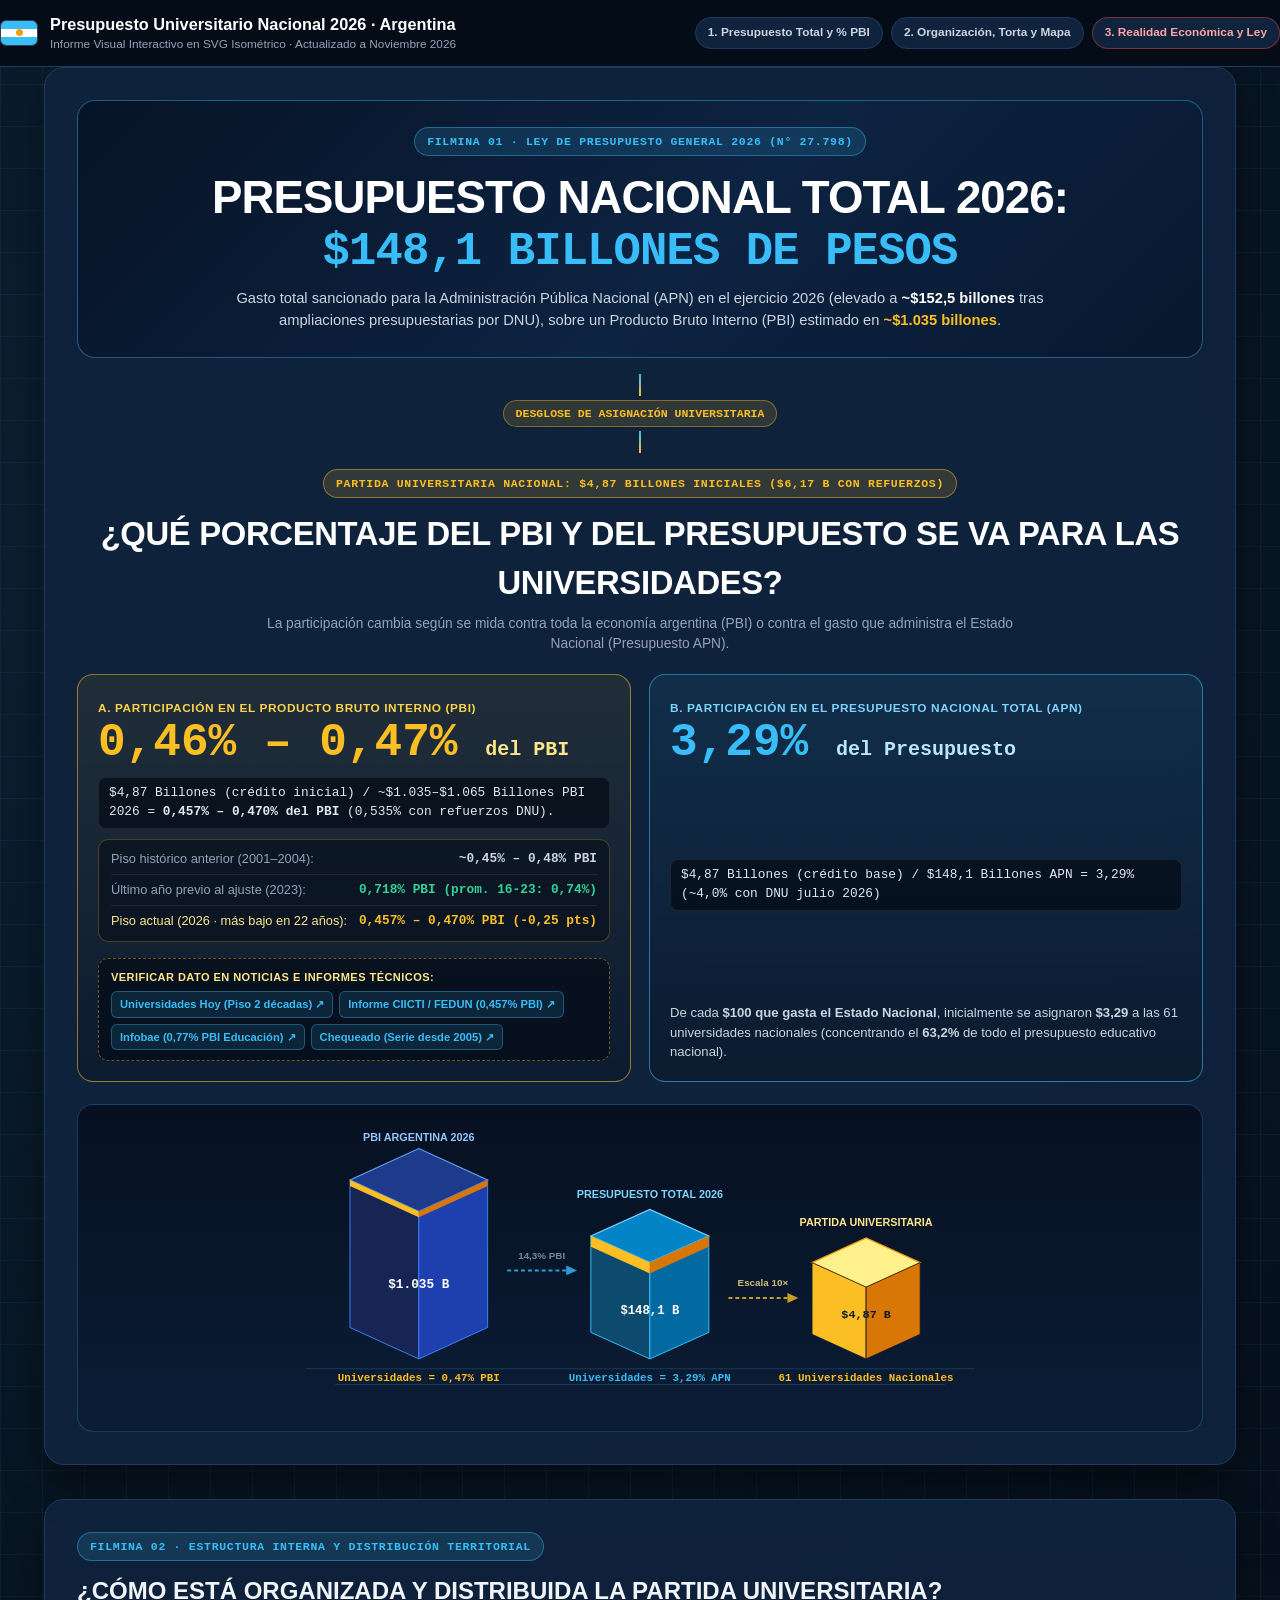
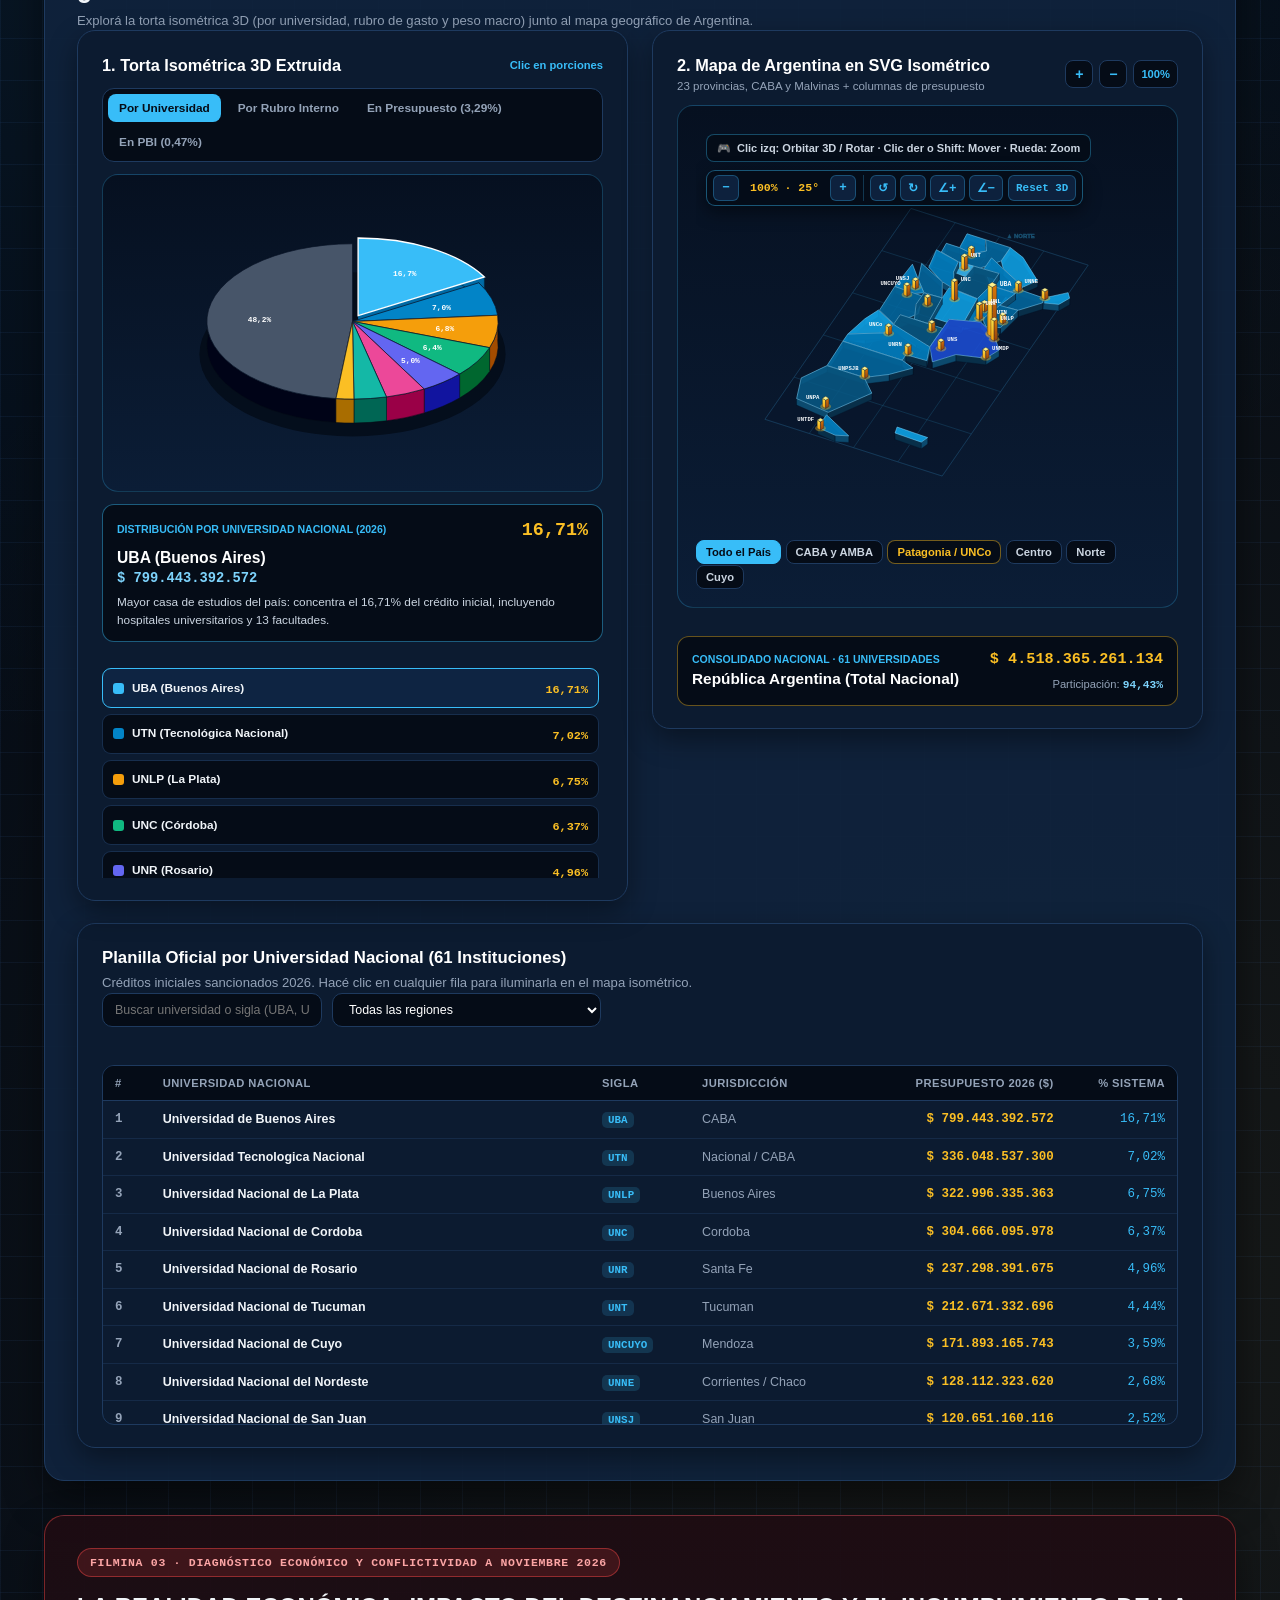
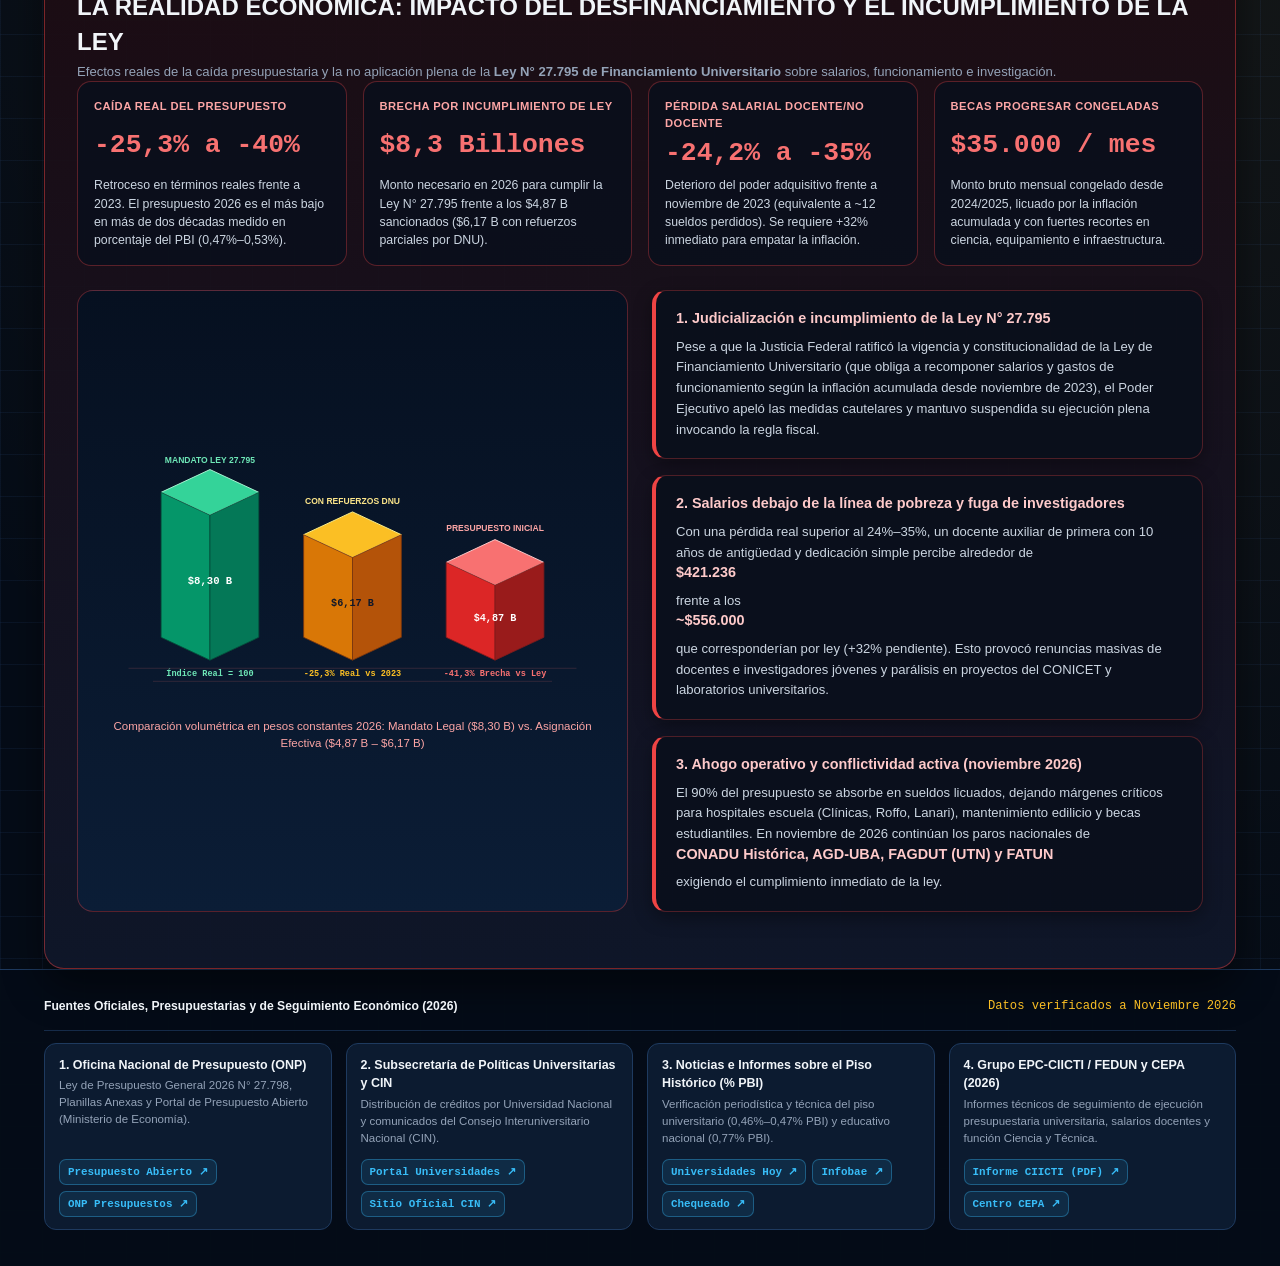
<file: assets/presupuesto_universitario_2026_argentina_svg_isom_trico.html>
<!DOCTYPE html>
<html lang="es-AR">
<head>
  <meta charset="UTF-8" />
  <meta name="viewport" content="width=device-width, initial-scale=1.0" />
  <title>Presupuesto Universitario Nacional 2026 | República Argentina & CURZAS (UNCo)</title>

  <!-- Metadatos y Open Graph -->
  <meta name="description" content="Dashboard Isométrico 3D Interactivo: Análisis Comparativo del Presupuesto Universitario Nacional 2026, las 61 Universidades y la Asignación Situada del CURZAS (UNCo).">
  <meta name="author" content="Héctor Daniel Ayarachi Fuentes">
  <meta name="theme-color" content="#050c17">
  <link rel="canonical" href="https://hectordanielayarachifuentes.github.io/Planeamiento-y-Control-de-las-Organizaciones-EXPOSICION/assets/presupuesto_universitario_2026_argentina_svg_isom_trico.html">
  <meta property="og:type" content="website">
  <meta property="og:url" content="https://hectordanielayarachifuentes.github.io/Planeamiento-y-Control-de-las-Organizaciones-EXPOSICION/assets/presupuesto_universitario_2026_argentina_svg_isom_trico.html">
  <meta property="og:title" content="Presupuesto Universitario Nacional 2026 | Dashboard Isométrico 3D">
  <meta property="og:description" content="Comparativa Macrofiscal Escalonada e Inciso 1 (Personal 90,2%) en el CURZAS — Sede Viedma, Río Negro.">
  <meta property="og:image" content="https://hectordanielayarachifuentes.github.io/Planeamiento-y-Control-de-las-Organizaciones-EXPOSICION/assets/CURZAS.png">
  <meta property="og:image:secure_url" content="https://hectordanielayarachifuentes.github.io/Planeamiento-y-Control-de-las-Organizaciones-EXPOSICION/assets/CURZAS.png">
  <meta property="og:image:type" content="image/png">
  <meta property="og:image:width" content="1505">
  <meta property="og:image:height" content="1535">
  <meta name="twitter:card" content="summary">
  <meta name="twitter:image" content="https://hectordanielayarachifuentes.github.io/Planeamiento-y-Control-de-las-Organizaciones-EXPOSICION/assets/CURZAS.png">
  <link rel="icon" type="image/png" href="CURZAS.png">
  <link rel="apple-touch-icon" href="CURZAS.png">
  <style>
    :root {
      --bg-noche: #050c17;
      --bg-profundo: #0b182b;
      --bg-panel: #10233d;
      --bg-card: #0c1b30;
      --borde: #1e3a5f;
      --celeste: #38bdf8;
      --azul: #0284c7;
      --oro: #fbbf24;
      --sol: #f59e0b;
      --esmeralda: #10b981;
      --alerta: #ef4444;
      --alerta-suave: #fca5a5;
      --texto: #f1f5f9;
      --texto-sec: #94a3b8;
      --font-sans: -apple-system, BlinkMacSystemFont, "Segoe UI", Roboto, Helvetica, Arial, sans-serif;
      --font-mono: ui-monospace, SFMono-Regular, Menlo, Monaco, Consolas, "Liberation Mono", monospace;
    }

    * {
      box-sizing: border-box;
      margin: 0;
      padding: 0;
    }

    body {
      font-family: var(--font-sans);
      background-color: var(--bg-noche);
      color: var(--texto);
      line-height: 1.48;
      overflow-x: hidden;
      background-image:
        radial-gradient(circle at 18% 12%, rgba(56, 189, 248, 0.12) 0%, transparent 45%),
        radial-gradient(circle at 82% 65%, rgba(251, 191, 36, 0.08) 0%, transparent 45%),
        linear-gradient(to right, rgba(30, 58, 95, 0.22) 1px, transparent 1px),
        linear-gradient(to bottom, rgba(30, 58, 95, 0.22) 1px, transparent 1px);
      background-size: 100% 100%, 100% 100%, 42px 42px, 42px 42px;
    }

    .container {
      width: 100%;
      max-width: 1320px;
      margin: 0 auto;
      padding: 0 clamp(20px, 3.5vw, 44px);
      box-sizing: border-box;
    }

    /* Barra superior de navegacion de filminas */
    header {
      background: rgba(5, 12, 23, 0.96);
      border-bottom: 1px solid var(--borde);
      position: relative;
      z-index: 10;
    }

    .header-inner {
      display: flex;
      flex-wrap: wrap;
      align-items: center;
      justify-content: space-between;
      gap: 12px;
      padding: 12px 0;
    }

    .brand {
      display: flex;
      align-items: center;
      gap: 12px;
    }

    .flag-badge {
      width: 38px;
      height: 26px;
      border-radius: 6px;
      overflow: hidden;
      border: 1px solid rgba(255, 255, 255, 0.22);
      display: flex;
      flex-direction: column;
      flex-shrink: 0;
    }

    .flag-stripe {
      flex: 1;
      background: #38bdf8;
    }

    .flag-stripe.white {
      background: #ffffff;
      display: flex;
      align-items: center;
      justify-content: center;
    }

    .flag-sun {
      width: 7px;
      height: 7px;
      border-radius: 50%;
      background: #f59e0b;
    }

    .title-group h1 {
      font-size: 1.02rem;
      font-weight: 800;
      color: #ffffff;
    }

    .title-group p {
      font-size: 0.74rem;
      color: var(--texto-sec);
    }

    .slide-nav {
      display: flex;
      flex-wrap: wrap;
      align-items: center;
      gap: 8px;
    }

    .nav-pill {
      font-size: 0.74rem;
      font-weight: 700;
      padding: 6px 12px;
      border-radius: 999px;
      border: 1px solid var(--borde);
      background: var(--bg-panel);
      color: #cbd5e1;
      text-decoration: none;
      transition: all 0.2s ease;
    }

    .nav-pill:hover {
      border-color: var(--celeste);
      color: #ffffff;
      background: #163256;
    }

    .nav-pill.alert-pill {
      border-color: rgba(239, 68, 68, 0.45);
      color: var(--alerta-suave);
    }

    .nav-pill.alert-pill:hover {
      background: rgba(239, 68, 68, 0.18);
      border-color: var(--alerta);
    }

    /* Estructura de Filminas */
    main {
      padding: 26px 0 48px;
      display: flex;
      flex-direction: column;
      gap: 34px;
    }

    .slide-section {
      background: rgba(16, 35, 61, 0.93);
      border: 1px solid var(--borde);
      border-radius: 20px;
      padding: clamp(20px, 2.5vw, 32px);
      box-shadow: 0 18px 40px rgba(0, 0, 0, 0.48);
      scroll-margin-top: 76px;
      box-sizing: border-box;
      width: 100%;
      max-width: 100%;
    }

    .slide-badge {
      display: inline-flex;
      align-items: center;
      gap: 8px;
      font-family: var(--font-mono);
      font-size: 0.72rem;
      font-weight: 800;
      text-transform: uppercase;
      letter-spacing: 0.06em;
      padding: 5px 12px;
      border-radius: 999px;
      background: rgba(56, 189, 248, 0.14);
      border: 1px solid rgba(56, 189, 248, 0.4);
      color: var(--celeste);
      margin-bottom: 12px;
    }

    .slide-badge.gold {
      background: rgba(251, 191, 36, 0.15);
      border-color: rgba(251, 191, 36, 0.45);
      color: var(--oro);
    }

    .slide-badge.danger {
      background: rgba(239, 68, 68, 0.16);
      border-color: rgba(239, 68, 68, 0.48);
      color: var(--alerta-suave);
    }

    /* FILMINA 1: HERO MONUMENTAL */
    .hero-macro-box {
      background: linear-gradient(135deg, #071326 0%, #0d2342 55%, #08182e 100%);
      border: 1px solid rgba(56, 189, 248, 0.42);
      border-radius: 18px;
      padding: 26px 24px;
      text-align: center;
      position: relative;
      overflow: hidden;
    }

    .hero-super-title {
      font-size: clamp(1.65rem, 3.8vw, 2.85rem);
      font-weight: 900;
      letter-spacing: -0.02em;
      line-height: 1.12;
      color: #ffffff;
      margin-top: 4px;
    }

    .hero-super-title .highlight-num {
      color: var(--celeste);
      font-family: var(--font-mono);
      display: inline-block;
    }

    .hero-sub {
      max-width: 820px;
      margin: 10px auto 0;
      font-size: 0.92rem;
      color: #cbd5e1;
    }

    .flow-connector {
      display: flex;
      flex-direction: column;
      align-items: center;
      justify-content: center;
      margin: 16px 0;
      color: var(--oro);
    }

    .flow-line {
      width: 2px;
      height: 22px;
      background: linear-gradient(180deg, var(--celeste), var(--oro));
    }

    .flow-label {
      font-family: var(--font-mono);
      font-size: 0.72rem;
      font-weight: 800;
      padding: 4px 12px;
      border-radius: 999px;
      background: rgba(251, 191, 36, 0.14);
      border: 1px solid rgba(251, 191, 36, 0.4);
      color: var(--oro);
      margin: 4px 0;
    }

    .secondary-hero-header {
      text-align: center;
      margin-bottom: 20px;
    }

    .secondary-hero-header h2 {
      font-size: clamp(1.3rem, 2.7vw, 2.05rem);
      font-weight: 900;
      color: #ffffff;
      letter-spacing: -0.01em;
    }

    .secondary-hero-header p {
      font-size: 0.86rem;
      color: var(--texto-sec);
      max-width: 780px;
      margin: 6px auto 0;
    }

    .dual-impact-grid {
      display: grid;
      grid-template-columns: repeat(2, 1fr);
      gap: 18px;
      margin-bottom: 22px;
    }

    @media (max-width: 820px) {
      .dual-impact-grid {
        grid-template-columns: 1fr;
      }
    }

    .impact-monument {
      background: var(--bg-card);
      border: 1px solid var(--borde);
      border-radius: 16px;
      padding: 20px;
      display: flex;
      flex-direction: column;
      justify-content: space-between;
      gap: 10px;
    }

    .impact-monument.gold {
      border-color: rgba(251, 191, 36, 0.55);
      background: linear-gradient(180deg, rgba(251, 191, 36, 0.08) 0%, rgba(12, 27, 48, 0.96) 100%);
    }

    .impact-monument.sky {
      border-color: rgba(56, 189, 248, 0.55);
      background: linear-gradient(180deg, rgba(56, 189, 248, 0.08) 0%, rgba(12, 27, 48, 0.96) 100%);
    }

    .impact-tag {
      font-size: 0.74rem;
      font-weight: 800;
      text-transform: uppercase;
      letter-spacing: 0.05em;
    }

    .impact-big-num {
      font-family: var(--font-mono);
      font-size: clamp(2rem, 3.6vw, 2.9rem);
      font-weight: 900;
      line-height: 1.05;
    }

    .impact-formula {
      font-family: var(--font-mono);
      font-size: 0.8rem;
      padding: 6px 10px;
      border-radius: 8px;
      background: rgba(5, 12, 23, 0.75);
      border: 1px solid rgba(255, 255, 255, 0.08);
      color: #e2e8f0;
    }

    .impact-desc {
      font-size: 0.82rem;
      color: #cbd5e1;
    }

    .verify-box {
      margin-top: 6px;
      padding: 10px 12px;
      border-radius: 10px;
      background: rgba(5, 12, 23, 0.72);
      border: 1px dashed rgba(251, 191, 36, 0.42);
      display: flex;
      flex-direction: column;
      gap: 6px;
    }

    .verify-title {
      font-size: 0.69rem;
      font-weight: 800;
      text-transform: uppercase;
      letter-spacing: 0.04em;
      color: #fde68a;
    }

    .verify-links {
      display: flex;
      flex-wrap: wrap;
      gap: 6px;
    }

    .verify-chip {
      display: inline-flex;
      align-items: center;
      gap: 4px;
      font-size: 0.7rem;
      font-weight: 700;
      color: #38bdf8;
      text-decoration: none;
      padding: 4px 8px;
      border-radius: 6px;
      background: rgba(56, 189, 248, 0.12);
      border: 1px solid rgba(56, 189, 248, 0.35);
      transition: all 0.2s ease;
    }

    .verify-chip:hover {
      background: rgba(56, 189, 248, 0.24);
      border-color: #7dd3fc;
      color: #ffffff;
    }

    .section-header h3 {
      font-size: 1.05rem;
      font-weight: 800;
      color: #ffffff;
    }

    .section-header p {
      font-size: 0.82rem;
      color: var(--texto-sec);
      margin-top: 2px;
    }

    /* Sistema de Grillas y Subpaneles con Espaciado Generoso */
    .grid-12 {
      display: grid;
      grid-template-columns: repeat(12, minmax(0, 1fr));
      gap: 24px;
      align-items: start;
      margin-bottom: 24px;
      width: 100%;
      box-sizing: border-box;
    }

    .col-6 {
      grid-column: span 6;
      width: 100%;
      min-width: 0;
    }

    .col-12 {
      grid-column: span 12;
      width: 100%;
      min-width: 0;
    }

    @media (max-width: 1080px) {
      .grid-12 {
        grid-template-columns: 1fr;
        gap: 22px;
      }
      .col-6, .col-12 {
        grid-column: span 1;
      }
    }

    .sub-panel {
      background: var(--bg-card);
      border: 1px solid var(--borde);
      border-radius: 18px;
      padding: 22px 24px;
      display: flex;
      flex-direction: column;
      gap: 16px;
      box-shadow: 0 10px 28px rgba(0, 0, 0, 0.4);
    }

    /* SVG Stage */
    .svg-stage {
      background: linear-gradient(180deg, #061020 0%, #0b1d36 100%);
      border: 1px solid rgba(56, 189, 248, 0.25);
      border-radius: 16px;
      padding: 18px;
      position: relative;
      overflow: hidden;
      display: flex;
      flex-direction: column;
      align-items: center;
      justify-content: center;
    }

    svg {
      display: block;
      width: 100%;
      height: auto;
      user-select: none;
    }

    .iso-prov {
      cursor: pointer;
      transition: transform 0.3s cubic-bezier(0.22, 1, 0.36, 1), filter 0.2s ease;
    }

    .iso-prov:hover {
      transform: translateY(-9px);
      filter: drop-shadow(0 12px 16px rgba(56, 189, 248, 0.45));
    }

    .iso-prov.active {
      transform: translateY(-14px);
      filter: drop-shadow(0 16px 22px rgba(251, 191, 36, 0.55));
    }

    .iso-pillar {
      cursor: pointer;
      transition: transform 0.25s ease;
    }

    .iso-pillar:hover {
      transform: translateY(-6px);
    }

    .iso-slice {
      cursor: pointer;
      transition: filter 0.2s ease;
    }

    .iso-slice:hover {
      filter: brightness(1.16);
    }

    /* Tabs y Controles */
    .tab-group {
      display: flex;
      flex-wrap: wrap;
      gap: 6px;
      background: var(--bg-noche);
      padding: 5px;
      border-radius: 12px;
      border: 1px solid var(--borde);
      margin-bottom: 12px;
    }

    .tab-btn {
      font-size: 0.74rem;
      font-weight: 700;
      padding: 7px 11px;
      border-radius: 8px;
      border: none;
      background: transparent;
      color: var(--texto-sec);
      cursor: pointer;
      transition: all 0.2s ease;
    }

    .tab-btn:hover {
      color: #ffffff;
    }

    .tab-btn.active {
      background: var(--celeste);
      color: #050c17;
    }

    .pie-active-box {
      background: var(--bg-noche);
      border: 1px solid rgba(56, 189, 248, 0.45);
      border-radius: 12px;
      padding: 12px 14px;
      margin-top: 12px;
    }

    .pie-legend-list {
      display: flex;
      flex-direction: column;
      gap: 6px;
      max-height: 210px;
      overflow-y: auto;
      margin-top: 10px;
      padding-right: 4px;
    }

    .legend-item {
      background: var(--bg-noche);
      border: 1px solid rgba(30, 58, 95, 0.75);
      border-radius: 9px;
      padding: 7px 10px;
      display: flex;
      justify-content: space-between;
      align-items: center;
      gap: 10px;
      cursor: pointer;
      transition: all 0.18s ease;
    }

    .legend-item:hover, .legend-item.active {
      border-color: var(--celeste);
      background: #0e2442;
    }

    .color-dot {
      width: 11px;
      height: 11px;
      border-radius: 3px;
      flex-shrink: 0;
    }

    /* Map Controls */
    .map-toolbar {
      display: flex;
      align-items: center;
      gap: 6px;
    }

    .zoom-btn {
      width: 28px;
      height: 28px;
      border-radius: 8px;
      border: 1px solid var(--borde);
      background: var(--bg-noche);
      color: var(--celeste);
      font-weight: 800;
      font-size: 0.88rem;
      cursor: pointer;
    }

    .zoom-btn:hover {
      background: #132c4e;
      border-color: var(--celeste);
    }

    .map-viewport-box {
      position: relative;
      width: 100%;
      overflow: hidden;
      border-radius: 10px;
      touch-action: none;
    }

    .map-hud-bar {
      position: absolute;
      top: 10px;
      left: 10px;
      right: 10px;
      display: flex;
      flex-wrap: wrap;
      justify-content: space-between;
      align-items: center;
      gap: 8px;
      pointer-events: none;
      z-index: 5;
    }

    .map-hud-hint {
      pointer-events: auto;
      background: rgba(5, 12, 23, 0.84);
      border: 1px solid rgba(56, 189, 248, 0.35);
      backdrop-filter: blur(6px);
      border-radius: 8px;
      padding: 5px 10px;
      font-size: 0.69rem;
      font-weight: 700;
      color: #cbd5e1;
      display: flex;
      align-items: center;
      gap: 6px;
    }

    .map-hud-controls {
      pointer-events: auto;
      background: rgba(5, 12, 23, 0.88);
      border: 1px solid rgba(56, 189, 248, 0.42);
      backdrop-filter: blur(6px);
      border-radius: 9px;
      padding: 4px 6px;
      display: flex;
      align-items: center;
      gap: 5px;
      box-shadow: 0 6px 18px rgba(0, 0, 0, 0.45);
    }

    .hud-btn {
      min-width: 26px;
      height: 26px;
      padding: 0 7px;
      border-radius: 6px;
      border: 1px solid rgba(56, 189, 248, 0.3);
      background: #0d213d;
      color: #38bdf8;
      font-family: var(--font-mono);
      font-size: 0.78rem;
      font-weight: 800;
      cursor: pointer;
      transition: all 0.15s ease;
    }

    .hud-btn:hover {
      background: #173763;
      color: #ffffff;
      border-color: #7dd3fc;
    }

    .zoom-badge {
      font-family: var(--font-mono);
      font-size: 0.72rem;
      font-weight: 800;
      color: var(--oro);
      padding: 0 6px;
      min-width: 46px;
      text-align: center;
    }

    .smooth-cam {
      transition: transform 0.36s cubic-bezier(0.22, 1, 0.36, 1);
    }

    .orbit-pad {
      display: flex;
      align-items: center;
      gap: 4px;
      border-left: 1px solid rgba(56, 189, 248, 0.25);
      padding-left: 6px;
      margin-left: 2px;
    }

    .chip-btn {
      font-size: 0.7rem;
      font-weight: 700;
      padding: 5px 9px;
      border-radius: 8px;
      border: 1px solid var(--borde);
      background: var(--bg-noche);
      color: #cbd5e1;
      cursor: pointer;
      transition: all 0.2s ease;
    }

    .chip-btn:hover {
      border-color: var(--celeste);
      color: #ffffff;
    }

    .chip-btn.active {
      background: var(--celeste);
      border-color: var(--celeste);
      color: #050c17;
    }

    .chip-btn.patagonia {
      border-color: rgba(251, 191, 36, 0.45);
      color: var(--oro);
    }

    .chip-btn.patagonia.active {
      background: var(--oro);
      color: #050c17;
    }

    .map-selected-strip {
      margin-top: 12px;
      background: var(--bg-noche);
      border: 1px solid rgba(251, 191, 36, 0.4);
      border-radius: 12px;
      padding: 11px 14px;
      display: flex;
      flex-wrap: wrap;
      justify-content: space-between;
      align-items: center;
      gap: 8px;
    }

    /* Tabla */
    .table-controls {
      display: flex;
      flex-wrap: wrap;
      gap: 10px;
    }

    .input-ctrl {
      background: var(--bg-noche);
      border: 1px solid var(--borde);
      border-radius: 10px;
      padding: 8px 12px;
      color: #ffffff;
      font-size: 0.78rem;
      outline: none;
      min-width: 220px;
    }

    .input-ctrl:focus {
      border-color: var(--celeste);
    }

    .table-wrap {
      overflow-x: auto;
      border: 1px solid var(--borde);
      border-radius: 12px;
      max-height: 360px;
      overflow-y: auto;
    }

    table {
      width: 100%;
      border-collapse: collapse;
      text-align: left;
      font-size: 0.78rem;
    }

    thead th {
      position: sticky;
      top: 0;
      background: var(--bg-noche);
      border-bottom: 1px solid var(--borde);
      color: var(--texto-sec);
      font-size: 0.7rem;
      text-transform: uppercase;
      letter-spacing: 0.04em;
      z-index: 2;
    }

    th, td {
      padding: 9px 12px;
    }

    tbody tr {
      border-bottom: 1px solid rgba(30, 58, 95, 0.5);
      cursor: pointer;
      transition: background 0.15s ease;
    }

    tbody tr:hover {
      background: rgba(56, 189, 248, 0.1);
    }

    .sigla-pill {
      font-family: var(--font-mono);
      font-size: 0.68rem;
      font-weight: 800;
      padding: 2px 6px;
      border-radius: 5px;
      background: rgba(56, 189, 248, 0.16);
      color: var(--celeste);
    }

    .text-right { text-align: right; }
    .mono { font-family: var(--font-mono); }

    /* FILMINA 3: REALIDAD ECONOMICA Y DESFINANCIAMIENTO */
    .slide-reality {
      background: linear-gradient(180deg, rgba(30, 12, 18, 0.94) 0%, rgba(15, 23, 42, 0.96) 100%);
      border: 1px solid rgba(239, 68, 68, 0.45);
    }

    .reality-grid {
      display: grid;
      grid-template-columns: repeat(4, minmax(0, 1fr));
      gap: 16px;
      margin-bottom: 22px;
      width: 100%;
      box-sizing: border-box;
    }

    @media (max-width: 1140px) {
      .reality-grid {
        grid-template-columns: repeat(2, minmax(0, 1fr));
        gap: 14px;
      }
    }

    @media (max-width: 620px) {
      .reality-grid {
        grid-template-columns: 1fr;
        gap: 12px;
      }
    }

    .reality-card {
      background: rgba(10, 15, 28, 0.88);
      border: 1px solid rgba(239, 68, 68, 0.35);
      border-radius: 14px;
      padding: 16px;
      display: flex;
      flex-direction: column;
      justify-content: space-between;
      gap: 8px;
      min-width: 0;
      overflow: hidden;
      box-sizing: border-box;
    }

    .reality-card .r-label {
      font-size: 0.7rem;
      font-weight: 800;
      text-transform: uppercase;
      letter-spacing: 0.04em;
      color: var(--alerta-suave);
    }

    .reality-card .r-num {
      font-family: var(--font-mono);
      font-size: 1.65rem;
      font-weight: 900;
      color: #f87171;
      line-height: 1.1;
    }

    .reality-card .r-desc {
      font-size: 0.77rem;
      color: #cbd5e1;
    }

    .reality-notes {
      display: flex;
      flex-direction: column;
      gap: 16px;
    }

    .r-note {
      background: rgba(10, 15, 28, 0.88);
      border-left: 4px solid var(--alerta);
      border-top: 1px solid rgba(239, 68, 68, 0.3);
      border-right: 1px solid rgba(239, 68, 68, 0.3);
      border-bottom: 1px solid rgba(239, 68, 68, 0.3);
      border-radius: 14px;
      padding: 18px 20px;
      box-shadow: 0 6px 18px rgba(0, 0, 0, 0.35);
      transition: transform 0.2s ease, border-color 0.2s ease, box-shadow 0.2s ease;
    }

    .r-note:hover {
      transform: translateY(-2px);
      border-color: rgba(239, 68, 68, 0.6);
      box-shadow: 0 10px 24px rgba(239, 68, 68, 0.2);
    }

    .r-note strong {
      display: block;
      font-size: 0.9rem;
      font-weight: 800;
      color: #fecaca;
      margin-bottom: 8px;
      line-height: 1.35;
    }

    .r-note p {
      font-size: 0.82rem;
      line-height: 1.58;
      color: #cbd5e1;
    }

    /* Tooltip flotante */
    #iso-tooltip {
      position: fixed;
      pointer-events: none;
      z-index: 9999;
      background: rgba(5, 12, 23, 0.96);
      border: 1px solid var(--celeste);
      border-radius: 10px;
      padding: 10px 12px;
      max-width: 280px;
      box-shadow: 0 12px 28px rgba(0, 0, 0, 0.65);
      display: none;
    }

    #iso-tooltip .tt-title { font-size: 0.8rem; font-weight: 800; color: #ffffff; }
    #iso-tooltip .tt-sub { font-size: 0.7rem; color: var(--texto-sec); margin-top: 2px; }
    #iso-tooltip .tt-val { font-family: var(--font-mono); font-size: 0.82rem; font-weight: 800; color: var(--oro); margin-top: 5px; }
    #iso-tooltip .tt-desc { font-size: 0.69rem; color: #cbd5e1; margin-top: 4px; }

    /* Footer con fuentes */
    footer {
      border-top: 1px solid var(--borde);
      background: rgba(5, 12, 23, 0.97);
      padding: 28px 0 36px;
      font-size: 0.76rem;
      color: var(--texto-sec);
    }

    .sources-grid {
      display: grid;
      grid-template-columns: repeat(4, 1fr);
      gap: 14px;
      margin-top: 12px;
    }

    @media (max-width: 1024px) {
      .sources-grid { grid-template-columns: repeat(2, 1fr); }
    }

    @media (max-width: 600px) {
      .sources-grid { grid-template-columns: 1fr; }
    }

    .source-card {
      background: var(--bg-card);
      border: 1px solid var(--borde);
      border-radius: 12px;
      padding: 12px 14px;
      display: flex;
      flex-direction: column;
      justify-content: space-between;
      gap: 8px;
    }

    .source-card strong {
      color: #f1f5f9;
      font-size: 0.78rem;
      display: block;
    }

    .source-card p {
      font-size: 0.72rem;
      color: #94a3b8;
      margin-top: 3px;
    }

    .source-links {
      display: flex;
      flex-wrap: wrap;
      gap: 6px;
      margin-top: 4px;
    }

    .source-link {
      display: inline-flex;
      align-items: center;
      font-family: var(--font-mono);
      font-size: 0.68rem;
      font-weight: 700;
      color: var(--celeste);
      text-decoration: none;
      background: rgba(56, 189, 248, 0.1);
      border: 1px solid rgba(56, 189, 248, 0.35);
      padding: 4px 8px;
      border-radius: 7px;
      transition: all 0.2s ease;
    }

    .source-link:hover {
      background: rgba(56, 189, 248, 0.22);
      color: #ffffff;
      border-color: var(--celeste);
    }
  </style>
</head>
<body>

  <!-- Tooltip flotante interactivo -->
  <div id="iso-tooltip">
    <div class="tt-title" id="tt-title"></div>
    <div class="tt-sub" id="tt-sub"></div>
    <div class="tt-val" id="tt-val"></div>
    <div class="tt-desc" id="tt-desc"></div>
  </div>

  <!-- Encabezado con navegacion por filminas -->
  <header>
    <div class="container header-inner">
      <div class="brand">
        <div class="flag-badge" aria-hidden="true">
          <div class="flag-stripe"></div>
          <div class="flag-stripe white"><div class="flag-sun"></div></div>
          <div class="flag-stripe"></div>
        </div>
        <div class="title-group">
          <h1>Presupuesto Universitario Nacional 2026 · Argentina</h1>
          <p>Informe Visual Interactivo en SVG Isométrico · Actualizado a Noviembre 2026</p>
        </div>
      </div>

      <nav class="slide-nav" aria-label="Navegación de filminas">
        <a href="#filmina-1" class="nav-pill">1. Presupuesto Total y % PBI</a>
        <a href="#filmina-2" class="nav-pill">2. Organización, Torta y Mapa</a>
        <a href="#filmina-3" class="nav-pill alert-pill">3. Realidad Económica y Ley</a>
      </nav>
    </div>
  </header>

  <main class="container">

    <!-- =======================================================================
         FILMINA 1: GRAN TITULO PRESUPUESTO TOTAL 2026 + % DEL PBI Y PRESUPUESTO
         ======================================================================= -->
    <section id="filmina-1" class="slide-section">
      <div class="hero-macro-box">
        <span class="slide-badge">FILMINA 01 · LEY DE PRESUPUESTO GENERAL 2026 (N° 27.798)</span>
        <h2 class="hero-super-title">
          PRESUPUESTO NACIONAL TOTAL 2026:<br />
          <span class="highlight-num">$148,1 BILLONES DE PESOS</span>
        </h2>
        <p class="hero-sub">
          Gasto total sancionado para la Administración Pública Nacional (APN) en el ejercicio 2026
          (elevado a <strong style="color:#fff;">~$152,5 billones</strong> tras ampliaciones presupuestarias por DNU),
          sobre un Producto Bruto Interno (PBI) estimado en <strong style="color:#fbbf24;">~$1.035 billones</strong>.
        </p>
      </div>

      <!-- Conector jerarquico hacia el segundo gran titulo -->
      <div class="flow-connector" aria-hidden="true">
        <div class="flow-line"></div>
        <span class="flow-label">DESGLOSE DE ASIGNACIÓN UNIVERSITARIA</span>
        <div class="flow-line"></div>
      </div>

      <!-- Segundo gran titulo -->
      <div class="secondary-hero-header">
        <span class="slide-badge gold">PARTIDA UNIVERSITARIA NACIONAL: $4,87 BILLONES INICIALES ($6,17 B CON REFUERZOS)</span>
        <h2>¿QUÉ PORCENTAJE DEL PBI Y DEL PRESUPUESTO SE VA PARA LAS UNIVERSIDADES?</h2>
        <p>
          La participación cambia según se mida contra toda la economía argentina (PBI) o contra el gasto que administra el Estado Nacional (Presupuesto APN).
        </p>
      </div>

      <!-- Dos bloques monumentales: % PBI vs % Presupuesto -->
      <div class="dual-impact-grid">
        <div class="impact-monument gold">
          <div>
            <span class="impact-tag" style="color: #fcd34d;">A. Participación en el Producto Bruto Interno (PBI)</span>
            <div class="impact-big-num" style="color: #fbbf24;">0,46% – 0,47% <span style="font-size: 1.25rem; color: #fde68a;">del PBI</span></div>
          </div>
          <div class="impact-formula">
            $4,87 Billones (crédito inicial) / ~$1.035–$1.065 Billones PBI 2026 = <strong>0,457% – 0,470% del PBI</strong> (0,535% con refuerzos DNU).
          </div>
          <div style="display: flex; flex-direction: column; gap: 6px; font-size: 0.8rem; color: #e2e8f0; background: rgba(5, 12, 23, 0.55); border: 1px solid rgba(251, 191, 36, 0.25); border-radius: 10px; padding: 10px 12px;">
            <div style="display: flex; justify-content: space-between; gap: 8px; border-bottom: 1px solid rgba(255,255,255,0.08); padding-bottom: 5px;">
              <span style="color: #94a3b8;">Piso histórico anterior (2001–2004):</span>
              <strong class="mono" style="color: #cbd5e1; text-align: right;">~0,45% – 0,48% PBI</strong>
            </div>
            <div style="display: flex; justify-content: space-between; gap: 8px; border-bottom: 1px solid rgba(255,255,255,0.08); padding-bottom: 5px;">
              <span style="color: #94a3b8;">Último año previo al ajuste (2023):</span>
              <strong class="mono" style="color: #34d399; text-align: right;">0,718% PBI (prom. 16-23: 0,74%)</strong>
            </div>
            <div style="display: flex; justify-content: space-between; gap: 8px;">
              <span style="color: #fde68a;">Piso actual (2026 · más bajo en 22 años):</span>
              <strong class="mono" style="color: #fbbf24; text-align: right;">0,457% – 0,470% PBI (-0,25 pts)</strong>
            </div>
          </div>
          <div class="verify-box">
            <span class="verify-title">Verificar dato en noticias e informes técnicos:</span>
            <div class="verify-links">
              <a href="https://universidadeshoy.com.ar/nota/78356/el-presupuesto-universitario-para-2026-sera-el-mas-bajo-en-las-ultimas-dos-decadas/" target="_blank" rel="noopener noreferrer" class="verify-chip">Universidades Hoy (Piso 2 décadas) ↗</a>
              <a href="https://fedun.com.ar/wp-content/uploads/2025/12/6to-Informe-CIICTI.pdf" target="_blank" rel="noopener noreferrer" class="verify-chip">Informe CIICTI / FEDUN (0,457% PBI) ↗</a>
              <a href="https://www.infobae.com/educacion/2026/10/01/el-estado-nacional-invertira-el-077-del-pbi-en-educacion-en-2026-es-la-cifra-mas-baja-de-los-ultimos-20-anos/" target="_blank" rel="noopener noreferrer" class="verify-chip">Infobae (0,77% PBI Educación) ↗</a>
              <a href="https://chequeado.com/el-explicador/el-presupuesto-educativo-2027-entre-los-mas-bajos-en-20-anos-se-preve-menos-fondos-para-universidades-becas-comedores-y-esi/" target="_blank" rel="noopener noreferrer" class="verify-chip">Chequeado (Serie desde 2005) ↗</a>
            </div>
          </div>
        </div>

        <div class="impact-monument sky">
          <div>
            <span class="impact-tag" style="color: #7dd3fc;">B. Participación en el Presupuesto Nacional Total (APN)</span>
            <div class="impact-big-num" style="color: #38bdf8;">3,29% <span style="font-size: 1.25rem; color: #bae6fd;">del Presupuesto</span></div>
          </div>
          <div class="impact-formula">
            $4,87 Billones (crédito base) / $148,1 Billones APN = 3,29% (~4,0% con DNU julio 2026)
          </div>
          <p class="impact-desc">
            De cada <strong>$100 que gasta el Estado Nacional</strong>, inicialmente se asignaron <strong>$3,29</strong> a las 61 universidades nacionales (concentrando el <strong>63,2%</strong> de todo el presupuesto educativo nacional).
          </p>
        </div>
      </div>

      <!-- Grafico Volumetrico Isometrico Comparativo -->
      <div class="svg-stage">
        <svg id="macro-iso-svg" viewBox="0 0 760 295" style="max-height: 290px;" aria-label="Comparación volumétrica isométrica PBI vs Presupuesto Nacional vs Universidades">
          <g opacity="0.25" stroke="#38bdf8" stroke-width="0.8">
            <line x1="40" y1="250" x2="720" y2="250" />
            <line x1="70" y1="266" x2="690" y2="266" />
          </g>

          <!-- Bloque 1: PBI Argentina -->
          <g class="iso-pillar" data-tt-title="Producto Bruto Interno (PBI) 2026" data-tt-sub="Economía total de Argentina" data-tt-val="$1.035,0 Billones (100% PBI)" data-tt-desc="Las universidades nacionales ($4,87 B) equivalen al 0,47% de toda la economía argentina.">
            <polygon points="85,58 155,26 225,58 155,90" fill="#1e3a8a" stroke="#60a5fa" stroke-width="1.2" />
            <polygon points="85,58 155,90 155,240 85,208" fill="#172554" stroke="#3b82f6" stroke-width="1" />
            <polygon points="225,58 155,90 155,240 225,208" fill="#1e40af" stroke="#3b82f6" stroke-width="1" />
            <polygon points="85,58 155,90 155,96 85,64" fill="#fbbf24" />
            <polygon points="225,58 155,90 155,96 225,64" fill="#d97706" />
            <text x="155" y="18" text-anchor="middle" fill="#93c5fd" font-size="11" font-weight="800">PBI ARGENTINA 2026</text>
            <text x="155" y="168" text-anchor="middle" fill="#ffffff" font-size="13" font-weight="800" font-family="monospace">$1.035 B</text>
            <text x="155" y="262" text-anchor="middle" fill="#fbbf24" font-size="11" font-weight="800" font-family="monospace">Universidades = 0,47% PBI</text>
          </g>

          <!-- Conector 1 -->
          <g opacity="0.8">
            <line x1="245" y1="150" x2="305" y2="150" stroke="#38bdf8" stroke-width="2" stroke-dasharray="4 3" />
            <polygon points="305,145 316,150 305,155" fill="#38bdf8" />
            <text x="280" y="138" text-anchor="middle" fill="#94a3b8" font-size="10" font-weight="700">14,3% PBI</text>
          </g>

          <!-- Bloque 2: Presupuesto Nacional APN -->
          <g class="iso-pillar" data-tt-title="Presupuesto Nacional Total 2026" data-tt-sub="Administración Pública Nacional (Ley 27.798)" data-tt-val="$148,1 Billones (100% Presupuesto)" data-tt-desc="Las universidades nacionales representan el 3,29% del crédito inicial sancionado ($4,87 B / $148,1 B).">
            <polygon points="330,115 390,88 450,115 390,142" fill="#0284c7" stroke="#7dd3fc" stroke-width="1.2" />
            <polygon points="330,115 390,142 390,240 330,213" fill="#0c4a6e" stroke="#38bdf8" stroke-width="1" />
            <polygon points="450,115 390,142 390,240 450,213" fill="#0369a1" stroke="#38bdf8" stroke-width="1" />
            <polygon points="330,115 390,142 390,153 330,126" fill="#fbbf24" />
            <polygon points="450,115 390,142 390,153 450,126" fill="#d97706" />
            <text x="390" y="76" text-anchor="middle" fill="#7dd3fc" font-size="11" font-weight="800">PRESUPUESTO TOTAL 2026</text>
            <text x="390" y="194" text-anchor="middle" fill="#ffffff" font-size="12.5" font-weight="800" font-family="monospace">$148,1 B</text>
            <text x="390" y="262" text-anchor="middle" fill="#38bdf8" font-size="11" font-weight="800" font-family="monospace">Universidades = 3,29% APN</text>
          </g>

          <!-- Conector 2 -->
          <g opacity="0.8">
            <line x1="470" y1="178" x2="530" y2="178" stroke="#fbbf24" stroke-width="2" stroke-dasharray="4 3" />
            <polygon points="530,173 541,178 530,183" fill="#fbbf24" />
            <text x="505" y="166" text-anchor="middle" fill="#fde68a" font-size="10" font-weight="700">Escala 10×</text>
          </g>

          <!-- Bloque 3: Partida Universitaria -->
          <g class="iso-pillar" data-tt-title="Partida Universidades Nacionales 2026" data-tt-sub="61 Instituciones Universitarias Nacionales" data-tt-val="$4,87 Billones iniciales ($6,17 B con DNU)" data-tt-desc="Concentra el 63,2% de toda la función Educación y Cultura del Estado Nacional ($7,70 Billones).">
            <polygon points="555,142 610,117 665,142 610,167" fill="#fef08a" stroke="#f59e0b" stroke-width="1.2" />
            <polygon points="555,142 610,167 610,240 555,215" fill="#fbbf24" stroke="#0f172a" stroke-width="0.8" />
            <polygon points="665,142 610,167 610,240 665,215" fill="#d97706" stroke="#0f172a" stroke-width="0.8" />
            <text x="610" y="105" text-anchor="middle" fill="#fde68a" font-size="11" font-weight="800">PARTIDA UNIVERSITARIA</text>
            <text x="610" y="198" text-anchor="middle" fill="#0f172a" font-size="12" font-weight="900" font-family="monospace">$4,87 B</text>
            <text x="610" y="262" text-anchor="middle" fill="#fbbf24" font-size="11" font-weight="800" font-family="monospace">61 Universidades Nacionales</text>
          </g>
        </svg>
      </div>
    </section>

    <!-- =======================================================================
         FILMINA 2: COMO ESTA ORGANIZADA (TORTA ISOMETRICA + MAPA DE ARGENTINA)
         ======================================================================= -->
    <section id="filmina-2" class="slide-section">
      <div class="section-header">
        <div>
          <span class="slide-badge">FILMINA 02 · ESTRUCTURA INTERNA Y DISTRIBUCIÓN TERRITORIAL</span>
          <h2>¿CÓMO ESTÁ ORGANIZADA Y DISTRIBUIDA LA PARTIDA UNIVERSITARIA?</h2>
          <p>Explorá la torta isométrica 3D (por universidad, rubro de gasto y peso macro) junto al mapa geográfico de Argentina.</p>
        </div>
      </div>

      <div class="grid-12" style="margin-bottom: 22px;">
        <!-- Izquierda: Torta Isometrica 3D (6 cols) -->
        <div class="col-6 sub-panel">
          <div>
            <div style="display: flex; justify-content: space-between; align-items: center; margin-bottom: 10px;">
              <h3 style="font-size: 1.02rem; font-weight: 800; color: #fff;">1. Torta Isométrica 3D Extruida</h3>
              <span style="font-size: 0.7rem; color: var(--celeste); font-weight: 700;">Clic en porciones</span>
            </div>

            <div class="tab-group">
              <button data-pie-mode="universidades" class="tab-btn active">Por Universidad</button>
              <button data-pie-mode="rubros" class="tab-btn">Por Rubro Interno</button>
              <button data-pie-mode="nacional" class="tab-btn">En Presupuesto (3,29%)</button>
              <button data-pie-mode="pbi" class="tab-btn">En PBI (0,47%)</button>
            </div>

            <div class="svg-stage">
              <svg id="iso-pie-svg" viewBox="0 0 620 375" style="max-height: 345px;" aria-label="Torta Isométrica 3D">
                <ellipse cx="310" cy="216" rx="205" ry="110" fill="#030812" opacity="0.65" />
                <g id="iso-pie-container"></g>
              </svg>
            </div>

            <div class="pie-active-box">
              <div style="display: flex; justify-content: space-between; align-items: center;">
                <span id="pie-card-tag" style="font-size: 0.66rem; font-weight: 800; text-transform: uppercase; color: var(--celeste);">Distribución</span>
                <strong id="pie-card-pct" class="mono" style="font-size: 1.15rem; color: var(--oro);">16,71%</strong>
              </div>
              <h4 id="pie-card-title" style="font-size: 0.98rem; font-weight: 800; color: #fff; margin-top: 2px;">UBA (Buenos Aires)</h4>
              <div id="pie-card-amount" class="mono" style="font-size: 0.86rem; font-weight: 700; color: #7dd3fc;">$799.443.392.572</div>
              <p id="pie-card-desc" style="font-size: 0.74rem; color: #cbd5e1; margin-top: 5px;"></p>
            </div>
          </div>

          <div id="pie-legend-list" class="pie-legend-list"></div>
        </div>

        <!-- Derecha: Mapa Geografico Real de Argentina en SVG Isometrico (6 cols) -->
        <div class="col-6 sub-panel">
          <div>
            <div style="display: flex; justify-content: space-between; align-items: center; margin-bottom: 10px;">
              <div>
                <h3 style="font-size: 1.02rem; font-weight: 800; color: #fff;">2. Mapa de Argentina en SVG Isométrico</h3>
                <p style="font-size: 0.72rem; color: var(--texto-sec);">23 provincias, CABA y Malvinas + columnas de presupuesto</p>
              </div>
              <div class="map-toolbar">
                <button id="zoom-in" class="zoom-btn" title="Acercar">+</button>
                <button id="zoom-out" class="zoom-btn" title="Alejar">−</button>
                <button id="zoom-reset" class="zoom-btn" style="width: auto; padding: 0 7px; font-size: 0.7rem;" title="Centrar vista">100%</button>
              </div>
            </div>

            <div class="svg-stage">
              <div class="map-viewport-box" id="map-viewport-box">
                <div class="map-hud-bar">
                  <div class="map-hud-hint">
                    <span style="color: var(--celeste);">🎮</span>
                    <span>Clic izq: <strong>Orbitar 3D / Rotar</strong> · Clic der o Shift: <strong>Mover</strong> · Rueda: <strong>Zoom</strong></span>
                  </div>
                  <div class="map-hud-controls">
                    <button id="hud-zoom-out" class="hud-btn" title="Alejar (-)">−</button>
                    <span id="zoom-level-indicator" class="zoom-badge">100%</span>
                    <button id="hud-zoom-in" class="hud-btn" title="Acercar (+)">+</button>
                    <div class="orbit-pad">
                      <button id="hud-rot-left" class="hud-btn" title="Girar cámara izquierda (Q)">↺</button>
                      <button id="hud-rot-right" class="hud-btn" title="Girar cámara derecha (E)">↻</button>
                      <button id="hud-tilt-up" class="hud-btn" title="Más cenital">∠+</button>
                      <button id="hud-tilt-down" class="hud-btn" title="Más rasante">∠−</button>
                    </div>
                    <button id="hud-zoom-reset" class="hud-btn" style="font-size: 0.68rem;" title="Restablecer cámara 3D">Reset 3D</button>
                  </div>
                </div>

                <svg id="argentina-iso-map" viewBox="0 0 780 700" style="max-height: 510px; cursor: grab;" aria-label="Mapa Interactivo 3D Orbital de Argentina">
                  <defs>
                    <linearGradient id="provTopActive" x1="0%" y1="0%" x2="100%" y2="100%">
                      <stop offset="0%" stop-color="#fbbf24" />
                      <stop offset="100%" stop-color="#d97706" />
                    </linearGradient>
                    <linearGradient id="pillarFront" x1="0%" y1="0%" x2="0%" y2="100%">
                      <stop offset="0%" stop-color="#fde047" />
                      <stop offset="100%" stop-color="#f59e0b" />
                    </linearGradient>
                    <linearGradient id="pillarSide" x1="0%" y1="0%" x2="0%" y2="100%">
                      <stop offset="0%" stop-color="#d97706" />
                      <stop offset="100%" stop-color="#92400e" />
                    </linearGradient>
                  </defs>

                <g id="map-viewport-group">
                  <g id="iso-grid-layer" opacity="0.36" stroke="#38bdf8" stroke-width="0.7"></g>
                  <g id="iso-regions-layer"></g>
                  <g id="iso-pillars-layer"></g>
                  <g id="iso-labels-layer" pointer-events="none"></g>
                </g>
              </svg>
              </div>

              <div class="focus-bar">
                <button data-focus="ALL" class="chip-btn active">Todo el País</button>
                <button data-focus="CABA_AMBA" class="chip-btn">CABA y AMBA</button>
                <button data-focus="PATAGONIA_UNCO" class="chip-btn patagonia">Patagonia / UNCo</button>
                <button data-focus="CENTRO" class="chip-btn">Centro</button>
                <button data-focus="NORTE" class="chip-btn">Norte</button>
                <button data-focus="CUYO" class="chip-btn">Cuyo</button>
              </div>
            </div>
          </div>

          <!-- Resumen dinamico de jurisdiccion seleccionada en el mapa -->
          <div class="map-selected-strip">
            <div>
              <span id="detail-badge" style="font-size: 0.66rem; font-weight: 800; text-transform: uppercase; color: var(--celeste); display: block;">Consolidado Nacional · 61 Universidades</span>
              <strong id="detail-title" style="font-size: 0.96rem; color: #fff;">República Argentina (Total)</strong>
            </div>
            <div style="text-align: right;">
              <span id="detail-amount" class="mono" style="font-size: 0.95rem; font-weight: 800; color: var(--oro); display: block;">$4.785.117.662.265</span>
              <span style="font-size: 0.7rem; color: var(--texto-sec);">Participación: <strong id="detail-share" class="mono" style="color: #7dd3fc;">100,00%</strong></span>
            </div>
          </div>
        </div>
      </div>

      <!-- Planilla Buscador de las 61 Universidades -->
      <div class="sub-panel">
        <div class="section-header" style="margin-bottom: 12px; padding-bottom: 10px;">
          <div>
            <h3>Planilla Oficial por Universidad Nacional (61 Instituciones)</h3>
            <p>Créditos iniciales sancionados 2026. Hacé clic en cualquier fila para iluminarla en el mapa isométrico.</p>
          </div>
          <div class="table-controls">
            <input id="uni-search" type="text" class="input-ctrl" placeholder="Buscar universidad o sigla (UBA, UTN, UNCo)..." />
            <select id="uni-region-filter" class="input-ctrl" style="min-width: 185px;">
              <option value="ALL">Todas las regiones</option>
              <option value="CABA_AMBA">CABA y Conurbano (AMBA)</option>
              <option value="BSAS_INT">Buenos Aires Interior y La Pampa</option>
              <option value="CENTRO">Centro (Córdoba, Sta. Fe, E. Ríos)</option>
              <option value="CUYO">Cuyo (Mendoza, San Juan, San Luis)</option>
              <option value="NOA">Noroeste (NOA)</option>
              <option value="NEA">Nordeste (NEA)</option>
              <option value="PATAGONIA_N">Patagonia Norte (Neuquén y Río Negro)</option>
              <option value="PATAGONIA_S">Patagonia Sur (Chubut, Sta. Cruz, TDF)</option>
            </select>
          </div>
        </div>

        <div class="table-wrap">
          <table>
            <thead>
              <tr>
                <th>#</th>
                <th>Universidad Nacional</th>
                <th>Sigla</th>
                <th>Jurisdicción</th>
                <th class="text-right">Presupuesto 2026 ($)</th>
                <th class="text-right">% Sistema</th>
              </tr>
            </thead>
            <tbody id="uni-table-body"></tbody>
          </table>
        </div>
      </div>
    </section>

    <!-- =======================================================================
         FILMINA 3: LA REALIDAD ECONOMICA Y EL DESFINANCIAMIENTO (NOVIEMBRE 2026)
         ======================================================================= -->
    <section id="filmina-3" class="slide-section slide-reality">
      <div class="section-header" style="border-bottom-color: rgba(239, 68, 68, 0.35);">
        <div>
          <span class="slide-badge danger">FILMINA 03 · DIAGNÓSTICO ECONÓMICO Y CONFLICTIVIDAD A NOVIEMBRE 2026</span>
          <h2>LA REALIDAD ECONÓMICA: IMPACTO DEL DESFINANCIAMIENTO Y EL INCUMPLIMIENTO DE LA LEY</h2>
          <p>
            Efectos reales de la caída presupuestaria y la no aplicación plena de la <strong>Ley N° 27.795 de Financiamiento Universitario</strong> sobre salarios, funcionamiento e investigación.
          </p>
        </div>
      </div>

      <!-- 4 Indicadores Criticos -->
      <div class="reality-grid">
        <div class="reality-card">
          <span class="r-label">Caída Real del Presupuesto</span>
          <div class="r-num">-25,3% a -40%</div>
          <p class="r-desc">
            Retroceso en términos reales frente a 2023. El presupuesto 2026 es el más bajo en más de dos décadas medido en porcentaje del PBI (0,47%–0,53%).
          </p>
        </div>

        <div class="reality-card">
          <span class="r-label">Brecha por Incumplimiento de Ley</span>
          <div class="r-num">$8,3 Billones</div>
          <p class="r-desc">
            Monto necesario en 2026 para cumplir la Ley N° 27.795 frente a los $4,87 B sancionados ($6,17 B con refuerzos parciales por DNU).
          </p>
        </div>

        <div class="reality-card">
          <span class="r-label">Pérdida Salarial Docente/No Docente</span>
          <div class="r-num">-24,2% a -35%</div>
          <p class="r-desc">
            Deterioro del poder adquisitivo frente a noviembre de 2023 (equivalente a ~12 sueldos perdidos). Se requiere +32% inmediato para empatar la inflación.
          </p>
        </div>

        <div class="reality-card">
          <span class="r-label">Becas Progresar Congeladas</span>
          <div class="r-num">$35.000 / mes</div>
          <p class="r-desc">
            Monto bruto mensual congelado desde 2024/2025, licuado por la inflación acumulada y con fuertes recortes en ciencia, equipamiento e infraestructura.
          </p>
        </div>
      </div>

      <div class="grid-12" style="align-items: stretch; margin-top: 24px; margin-bottom: 24px;">
        <!-- Grafico Isometrico Comparativo: Presupuesto Ejecutado vs Mandato de Ley -->
        <div class="col-6 svg-stage" style="border-color: rgba(239, 68, 68, 0.35); padding: 22px; display: flex; flex-direction: column; justify-content: center;">
          <svg id="reality-iso-svg" viewBox="0 0 620 325" style="max-height: 315px;" aria-label="Gráfico isométrico de brecha presupuestaria e incumplimiento de la Ley 27.795">
            <g opacity="0.25" stroke="#f87171" stroke-width="0.8">
              <line x1="35" y1="268" x2="585" y2="268" />
              <line x1="65" y1="284" x2="555" y2="284" />
            </g>

            <!-- Columna 1: Nivel Real 2023 (Base 100 = ~$8,3 Billones) -->
            <g class="iso-pillar" data-tt-title="Presupuesto Requerido por Ley N° 27.795" data-tt-sub="Equivalente real a 2023 actualizado por IPC" data-tt-val="$8,30 Billones (Base 100)" data-tt-desc="Es el monto estimado por el CIN y centros de estudio para sostener salarios y gastos operativos al nivel real de noviembre 2023.">
              <polygon points="75,52 135,24 195,52 135,80" fill="#34d399" stroke="#a7f3d0" stroke-width="1.2" />
              <polygon points="75,52 135,80 135,258 75,230" fill="#059669" stroke="#064e3b" stroke-width="1" />
              <polygon points="195,52 135,80 135,258 195,230" fill="#047857" stroke="#064e3b" stroke-width="1" />
              <text x="135" y="16" text-anchor="middle" fill="#6ee7b7" font-size="10.5" font-weight="800">MANDATO LEY 27.795</text>
              <text x="135" y="165" text-anchor="middle" fill="#ffffff" font-size="13" font-weight="900" font-family="monospace">$8,30 B</text>
              <text x="135" y="278" text-anchor="middle" fill="#6ee7b7" font-size="10.5" font-weight="800" font-family="monospace">Índice Real = 100</text>
            </g>

            <!-- Columna 2: Credito Ejecutado con Refuerzos DNU (~$6,17 Billones) -->
            <g class="iso-pillar" data-tt-title="Crédito 2026 con Refuerzos por DNU" data-tt-sub="Asignación base ($4,87 B) + ampliaciones parciales" data-tt-val="~$6,17 Billones (Índice ~74,7)" data-tt-desc="Aun sumando los refuerzos administrativos de mitad de año, persiste una caída real del 25,3% respecto de 2023.">
              <polygon points="250,104 310,76 370,104 310,132" fill="#fbbf24" stroke="#fef08a" stroke-width="1.2" />
              <polygon points="250,104 310,132 310,258 250,230" fill="#d97706" stroke="#78350f" stroke-width="1" />
              <polygon points="370,104 310,132 310,258 370,230" fill="#b45309" stroke="#78350f" stroke-width="1" />
              <text x="310" y="66" text-anchor="middle" fill="#fde68a" font-size="10.5" font-weight="800">CON REFUERZOS DNU</text>
              <text x="310" y="192" text-anchor="middle" fill="#0f172a" font-size="12.5" font-weight="900" font-family="monospace">$6,17 B</text>
              <text x="310" y="278" text-anchor="middle" fill="#fbbf24" font-size="10.5" font-weight="800" font-family="monospace">-25,3% Real vs 2023</text>
            </g>

            <!-- Columna 3: Presupuesto Inicial Sancionado ($4,87 Billones) -->
            <g class="iso-pillar" data-tt-title="Presupuesto Inicial Sancionado 2026" data-tt-sub="Ley de Presupuesto N° 27.798" data-tt-val="$4,87 Billones (Índice ~59)" data-tt-desc="El crédito inicial fijado por el Gobierno representó un recorte superior al 40% en términos reales respecto de 2023.">
              <polygon points="425,138 485,110 545,138 485,166" fill="#f87171" stroke="#fecaca" stroke-width="1.2" />
              <polygon points="425,138 485,166 485,258 425,230" fill="#dc2626" stroke="#7f1d1d" stroke-width="1" />
              <polygon points="545,138 485,166 485,258 545,230" fill="#991b1b" stroke="#7f1d1d" stroke-width="1" />
              <text x="485" y="100" text-anchor="middle" fill="#fca5a5" font-size="10.5" font-weight="800">PRESUPUESTO INICIAL</text>
              <text x="485" y="210" text-anchor="middle" fill="#ffffff" font-size="12.5" font-weight="900" font-family="monospace">$4,87 B</text>
              <text x="485" y="278" text-anchor="middle" fill="#f87171" font-size="10.5" font-weight="800" font-family="monospace">-41,3% Brecha vs Ley</text>
            </g>
          </svg>
          <div style="font-size: 0.72rem; color: #fca5a5; margin-top: 4px; text-align: center;">
            Comparación volumétrica en pesos constantes 2026: Mandato Legal ($8,30 B) vs. Asignación Efectiva ($4,87 B – $6,17 B)
          </div>
        </div>

        <!-- Analisis de la Realidad Economica y Judicial -->
        <div class="col-6 reality-notes">
          <div class="r-note">
            <strong>1. Judicialización e incumplimiento de la Ley N° 27.795</strong>
            <p>
              Pese a que la Justicia Federal ratificó la vigencia y constitucionalidad de la Ley de Financiamiento Universitario (que obliga a recomponer salarios y gastos de funcionamiento según la inflación acumulada desde noviembre de 2023), el Poder Ejecutivo apeló las medidas cautelares y mantuvo suspendida su ejecución plena invocando la regla fiscal.
            </p>
          </div>

          <div class="r-note">
            <strong>2. Salarios debajo de la línea de pobreza y fuga de investigadores</strong>
            <p>
              Con una pérdida real superior al 24%–35%, un docente auxiliar de primera con 10 años de antigüedad y dedicación simple percibe alrededor de <strong>$421.236</strong> frente a los <strong>~$556.000</strong> que corresponderían por ley (+32% pendiente). Esto provocó renuncias masivas de docentes e investigadores jóvenes y parálisis en proyectos del CONICET y laboratorios universitarios.
            </p>
          </div>

          <div class="r-note">
            <strong>3. Ahogo operativo y conflictividad activa (noviembre 2026)</strong>
            <p>
              El 90% del presupuesto se absorbe en sueldos licuados, dejando márgenes críticos para hospitales escuela (Clínicas, Roffo, Lanari), mantenimiento edilicio y becas estudiantiles. En noviembre de 2026 continúan los paros nacionales de <strong>CONADU Histórica, AGD-UBA, FAGDUT (UTN) y FATUN</strong> exigiendo el cumplimiento inmediato de la ley.
            </p>
          </div>
        </div>
      </div>
    </section>

  </main>

  <!-- PIE DE PAGINA CON FUENTES OFICIALES Y TECNICAS -->
  <footer>
    <div class="container">
      <div style="display: flex; flex-wrap: wrap; justify-content: space-between; align-items: center; gap: 10px; padding-bottom: 14px; border-bottom: 1px solid rgba(30, 58, 95, 0.7);">
        <span style="font-weight: 800; color: #f1f5f9;">Fuentes Oficiales, Presupuestarias y de Seguimiento Económico (2026)</span>
        <span class="mono" style="color: var(--oro);">Datos verificados a Noviembre 2026</span>
      </div>

      <div class="sources-grid">
        <div class="source-card">
          <div>
            <strong>1. Oficina Nacional de Presupuesto (ONP)</strong>
            <p>Ley de Presupuesto General 2026 N° 27.798, Planillas Anexas y Portal de Presupuesto Abierto (Ministerio de Economía).</p>
          </div>
          <div class="source-links">
            <a href="https://www.presupuestoabierto.gob.ar/sici/" target="_blank" rel="noopener noreferrer" class="source-link">Presupuesto Abierto ↗</a>
            <a href="https://www.economia.gob.ar/onp/presupuestos/presupuestos" target="_blank" rel="noopener noreferrer" class="source-link">ONP Presupuestos ↗</a>
          </div>
        </div>

        <div class="source-card">
          <div>
            <strong>2. Subsecretaría de Políticas Universitarias y CIN</strong>
            <p>Distribución de créditos por Universidad Nacional y comunicados del Consejo Interuniversitario Nacional (CIN).</p>
          </div>
          <div class="source-links">
            <a href="https://www.argentina.gob.ar/educacion/universidades" target="_blank" rel="noopener noreferrer" class="source-link">Portal Universidades ↗</a>
            <a href="https://www.cin.edu.ar/" target="_blank" rel="noopener noreferrer" class="source-link">Sitio Oficial CIN ↗</a>
          </div>
        </div>

        <div class="source-card">
          <div>
            <strong>3. Noticias e Informes sobre el Piso Histórico (% PBI)</strong>
            <p>Verificación periodística y técnica del piso universitario (0,46%–0,47% PBI) y educativo nacional (0,77% PBI).</p>
          </div>
          <div class="source-links">
            <a href="https://universidadeshoy.com.ar/nota/78356/el-presupuesto-universitario-para-2026-sera-el-mas-bajo-en-las-ultimas-dos-decadas/" target="_blank" rel="noopener noreferrer" class="source-link">Universidades Hoy ↗</a>
            <a href="https://www.infobae.com/educacion/2026/10/01/el-estado-nacional-invertira-el-077-del-pbi-en-educacion-en-2026-es-la-cifra-mas-baja-de-los-ultimos-20-anos/" target="_blank" rel="noopener noreferrer" class="source-link">Infobae ↗</a>
            <a href="https://chequeado.com/el-explicador/el-presupuesto-educativo-2027-entre-los-mas-bajos-en-20-anos-se-preve-menos-fondos-para-universidades-becas-comedores-y-esi/" target="_blank" rel="noopener noreferrer" class="source-link">Chequeado ↗</a>
          </div>
        </div>

        <div class="source-card">
          <div>
            <strong>4. Grupo EPC-CIICTI / FEDUN y CEPA (2026)</strong>
            <p>Informes técnicos de seguimiento de ejecución presupuestaria universitaria, salarios docentes y función Ciencia y Técnica.</p>
          </div>
          <div class="source-links">
            <a href="https://fedun.com.ar/wp-content/uploads/2025/12/6to-Informe-CIICTI.pdf" target="_blank" rel="noopener noreferrer" class="source-link">Informe CIICTI (PDF) ↗</a>
            <a href="https://centrocepa.com.ar/" target="_blank" rel="noopener noreferrer" class="source-link">Centro CEPA ↗</a>
          </div>
        </div>
      </div>
    </div>
  </footer>

  <script>
    document.addEventListener('DOMContentLoaded', function () {
      try {
        const TOTAL_PRESUPUESTO_UNIV = 4785117662265;

        const fmtARS = new Intl.NumberFormat('es-AR', {
          style: 'currency',
          currency: 'ARS',
          maximumFractionDigits: 0
        });

        function formatShortARS(val) {
          if (val >= 1e12) return '$' + (val / 1e12).toFixed(2).replace('.', ',') + ' Billones';
          if (val >= 1e9) return '$' + (val / 1e9).toFixed(1).replace('.', ',') + ' mil M';
          if (val >= 1e6) return '$' + (val / 1e6).toFixed(1).replace('.', ',') + ' M';
          return fmtARS.format(val);
        }

        // Tooltip helpers
        const tooltipEl = document.getElementById('iso-tooltip');
        function showTooltip(e, title, sub, val, desc) {
          document.getElementById('tt-title').textContent = title || '';
          document.getElementById('tt-sub').textContent = sub || '';
          document.getElementById('tt-val').textContent = val || '';
          document.getElementById('tt-desc').textContent = desc || '';
          tooltipEl.style.display = 'block';
          moveTooltip(e);
        }

        function moveTooltip(e) {
          const x = Math.min(window.innerWidth - 295, e.clientX + 14);
          const y = Math.min(window.innerHeight - 140, e.clientY + 14);
          tooltipEl.style.left = x + 'px';
          tooltipEl.style.top = y + 'px';
        }

        function hideTooltip() {
          tooltipEl.style.display = 'none';
        }

        // Conectar tooltips de los graficos isometricos estaticos (Filmina 1 y Filmina 3)
        document.querySelectorAll('#macro-iso-svg .iso-pillar, #reality-iso-svg .iso-pillar').forEach(el => {
          el.addEventListener('mouseenter', e => {
            showTooltip(
              e,
              el.getAttribute('data-tt-title'),
              el.getAttribute('data-tt-sub'),
              el.getAttribute('data-tt-val'),
              el.getAttribute('data-tt-desc')
            );
          });
          el.addEventListener('mousemove', moveTooltip);
          el.addEventListener('mouseleave', hideTooltip);
        });

        // Proyeccion 3D Orbital (Yaw + Pitch + Zoom + Pan) de Argentina
        let camera3D = {
          yaw: 0.44,      // Rotacion horizontal 360 grados (radianes)
          pitch: 0.68,    // Inclinacion vertical (0.28 rasante GTA a 1.0 cenital)
          scale: 1.0,
          tx: 0,
          ty: 0
        };

        function projectIso(lon, lat) {
          const dx = (lon - (-64.5)) * 16.5;
          const dy = ((-36.5) - lat) * 16.5;
          const cosY = Math.cos(camera3D.yaw);
          const sinY = Math.sin(camera3D.yaw);
          const rx = dx * cosY - dy * sinY;
          const ry = (dx * sinY + dy * cosY) * camera3D.pitch;
          return [395 + rx, 345 + ry];
        }

        const PROVINCES_GEO = [
          { id: 'JUJUY', name: 'Jujuy', region: 'NOA', color: '#0284c7', raw: [[-67.2,-22.0],[-65.1,-22.0],[-64.3,-23.5],[-65.4,-24.5],[-67.0,-24.2]] },
          { id: 'SALTA', name: 'Salta', region: 'NOA', color: '#0369a1', raw: [[-68.5,-24.2],[-67.0,-24.2],[-65.4,-24.5],[-64.3,-23.5],[-65.1,-22.0],[-62.3,-22.0],[-62.3,-24.2],[-63.8,-26.1],[-66.2,-26.2],[-68.4,-25.6]] },
          { id: 'FORMOSA', name: 'Formosa', region: 'NEA', color: '#0ea5e9', raw: [[-62.3,-22.0],[-60.5,-22.8],[-57.7,-25.3],[-58.6,-26.8],[-61.6,-25.2],[-62.3,-24.2]] },
          { id: 'CHACO', name: 'Chaco', region: 'NEA', color: '#0284c7', raw: [[-63.4,-24.2],[-61.6,-25.2],[-58.6,-26.8],[-58.9,-28.0],[-61.7,-28.0],[-63.4,-26.0]] },
          { id: 'MISIONES', name: 'Misiones', region: 'NEA', color: '#0ea5e9', raw: [[-56.0,-27.4],[-54.1,-25.6],[-53.6,-26.3],[-54.2,-27.6],[-55.8,-28.1]] },
          { id: 'CORRIENTES', name: 'Corrientes', region: 'NEA', color: '#0369a1', raw: [[-58.9,-27.3],[-56.0,-27.4],[-55.8,-28.1],[-57.6,-30.2],[-59.6,-30.3],[-59.5,-28.0]] },
          { id: 'TUCUMAN', name: 'Tucuman', region: 'NOA', color: '#38bdf8', raw: [[-66.1,-26.2],[-64.5,-26.1],[-64.6,-27.9],[-66.0,-27.8]] },
          { id: 'SANTIAGO', name: 'Santiago del Estero', region: 'NOA', color: '#075985', raw: [[-64.5,-26.1],[-61.7,-26.0],[-61.7,-28.0],[-61.8,-30.4],[-64.8,-30.1],[-64.6,-27.9]] },
          { id: 'CATAMARCA', name: 'Catamarca', region: 'NOA', color: '#0284c7', raw: [[-69.0,-25.5],[-66.2,-26.2],[-66.0,-27.8],[-64.8,-30.1],[-66.4,-29.6],[-68.6,-28.2]] },
          { id: 'LA_RIOJA', name: 'La Rioja', region: 'NOA', color: '#0369a1', raw: [[-69.5,-28.0],[-66.4,-29.6],[-65.4,-31.8],[-67.4,-31.9],[-68.8,-30.3]] },
          { id: 'SAN_JUAN', name: 'San Juan', region: 'CUYO', color: '#0284c7', raw: [[-70.3,-28.5],[-68.8,-30.3],[-67.4,-31.9],[-68.4,-32.5],[-70.5,-32.3]] },
          { id: 'CORDOBA', name: 'Cordoba', region: 'CENTRO', color: '#0ea5e9', raw: [[-65.4,-30.1],[-62.1,-30.4],[-61.8,-34.9],[-65.1,-34.9],[-65.4,-31.8]] },
          { id: 'SANTA_FE', name: 'Santa Fe', region: 'CENTRO', color: '#0284c7', raw: [[-61.7,-28.0],[-58.9,-28.0],[-59.6,-30.3],[-60.3,-32.9],[-61.8,-34.4],[-62.1,-30.4]] },
          { id: 'ENTRE_RIOS', name: 'Entre Rios', region: 'CENTRO', color: '#0369a1', raw: [[-59.6,-30.3],[-57.6,-30.2],[-58.1,-33.3],[-59.5,-33.8],[-60.3,-32.9]] },
          { id: 'MENDOZA', name: 'Mendoza', region: 'CUYO', color: '#0369a1', raw: [[-70.5,-32.3],[-67.4,-32.4],[-66.6,-35.0],[-68.2,-37.4],[-70.4,-36.2]] },
          { id: 'SAN_LUIS', name: 'San Luis', region: 'CUYO', color: '#075985', raw: [[-67.4,-31.9],[-65.4,-31.8],[-65.1,-35.9],[-66.6,-35.9],[-67.4,-33.8]] },
          { id: 'LA_PAMPA', name: 'La Pampa', region: 'BSAS_INT', color: '#075985', raw: [[-68.2,-35.9],[-63.4,-35.9],[-63.4,-39.0],[-65.0,-38.8],[-68.2,-37.5]] },
          { id: 'BUENOS_AIRES', name: 'Provincia de Buenos Aires', region: 'BSAS_INT', color: '#1d4ed8', raw: [[-63.4,-34.4],[-60.3,-33.4],[-58.2,-34.6],[-56.8,-36.4],[-57.5,-38.1],[-60.5,-38.9],[-62.2,-40.9],[-63.4,-39.0]] },
          { id: 'CABA', name: 'CABA y Conurbano (AMBA)', region: 'CABA_AMBA', color: '#38bdf8', raw: [[-58.85,-34.35],[-58.15,-34.45],[-58.20,-34.88],[-58.88,-34.78]] },
          { id: 'NEUQUEN', name: 'Neuquen', region: 'PATAGONIA_N', color: '#0ea5e9', raw: [[-70.5,-36.2],[-68.2,-37.5],[-68.2,-38.9],[-70.0,-40.5],[-71.8,-40.8],[-71.2,-38.0]] },
          { id: 'RIO_NEGRO', name: 'Rio Negro', region: 'PATAGONIA_N', color: '#0284c7', raw: [[-68.2,-37.5],[-63.4,-39.0],[-62.8,-41.0],[-65.1,-41.1],[-65.1,-42.0],[-71.8,-42.0],[-71.8,-40.8],[-68.2,-38.9]] },
          { id: 'CHUBUT', name: 'Chubut', region: 'PATAGONIA_S', color: '#0369a1', raw: [[-71.8,-42.0],[-65.1,-42.0],[-63.6,-42.6],[-65.4,-44.5],[-67.5,-46.0],[-71.7,-46.0]] },
          { id: 'SANTA_CRUZ', name: 'Santa Cruz', region: 'PATAGONIA_S', color: '#075985', raw: [[-71.7,-46.0],[-67.5,-46.0],[-65.8,-47.8],[-68.6,-52.3],[-72.4,-51.8],[-73.3,-48.8]] },
          { id: 'TIERRA_DEL_FUEGO', name: 'Tierra del Fuego', region: 'PATAGONIA_S', color: '#0284c7', raw: [[-68.6,-52.7],[-65.2,-54.6],[-66.5,-55.1],[-68.6,-54.8]] },
          { id: 'MALVINAS', name: 'Islas Malvinas', region: 'PATAGONIA_S', color: '#0ea5e9', raw: [[-61.3,-51.3],[-57.8,-51.4],[-58.1,-52.3],[-61.1,-52.2]] }
        ];

        const UNIVERSITIES = [
          { rank: 1, name: 'Universidad de Buenos Aires', sigla: 'UBA', provId: 'CABA', region: 'CABA_AMBA', prov: 'CABA', amount: 799443392572, lonLat: [-58.42, -34.60], isMainNode: true },
          { rank: 2, name: 'Universidad Tecnologica Nacional', sigla: 'UTN', provId: 'CABA', region: 'CABA_AMBA', prov: 'Nacional / CABA', amount: 336048537300, lonLat: [-58.65, -34.53], isMainNode: true },
          { rank: 3, name: 'Universidad Nacional de La Plata', sigla: 'UNLP', provId: 'BUENOS_AIRES', region: 'BSAS_INT', prov: 'Buenos Aires', amount: 322996335363, lonLat: [-57.95, -35.15], isMainNode: true },
          { rank: 4, name: 'Universidad Nacional de Cordoba', sigla: 'UNC', provId: 'CORDOBA', region: 'CENTRO', prov: 'Cordoba', amount: 304666095978, lonLat: [-64.18, -31.42], isMainNode: true },
          { rank: 5, name: 'Universidad Nacional de Rosario', sigla: 'UNR', provId: 'SANTA_FE', region: 'CENTRO', prov: 'Santa Fe', amount: 237298391675, lonLat: [-60.65, -32.95], isMainNode: true },
          { rank: 6, name: 'Universidad Nacional de Tucuman', sigla: 'UNT', provId: 'TUCUMAN', region: 'NOA', prov: 'Tucuman', amount: 212671332696, lonLat: [-65.22, -26.82], isMainNode: true },
          { rank: 7, name: 'Universidad Nacional de Cuyo', sigla: 'UNCUYO', provId: 'MENDOZA', region: 'CUYO', prov: 'Mendoza', amount: 171893165743, lonLat: [-68.85, -32.89], isMainNode: true },
          { rank: 8, name: 'Universidad Nacional del Nordeste', sigla: 'UNNE', provId: 'CORRIENTES', region: 'NEA', prov: 'Corrientes / Chaco', amount: 128112323620, lonLat: [-58.83, -27.47], isMainNode: true },
          { rank: 9, name: 'Universidad Nacional de San Juan', sigla: 'UNSJ', provId: 'SAN_JUAN', region: 'CUYO', prov: 'San Juan', amount: 120651160116, lonLat: [-68.53, -31.53], isMainNode: true },
          { rank: 10, name: 'Universidad Nacional del Litoral', sigla: 'UNL', provId: 'SANTA_FE', region: 'CENTRO', prov: 'Santa Fe', amount: 106628801882, lonLat: [-60.70, -31.63], isMainNode: true },
          { rank: 11, name: 'Universidad Nacional de Mar del Plata', sigla: 'UNMDP', provId: 'BUENOS_AIRES', region: 'BSAS_INT', prov: 'Buenos Aires', amount: 106611411655, lonLat: [-57.55, -38.00], isMainNode: true },
          { rank: 12, name: 'Universidad Nacional del Comahue', sigla: 'UNCo', provId: 'NEUQUEN', region: 'PATAGONIA_N', prov: 'Neuquen / Rio Negro', amount: 94220720173, lonLat: [-68.06, -38.95], isMainNode: true },
          { rank: 13, name: 'Universidad Nacional de La Matanza', sigla: 'UNLaM', provId: 'CABA', region: 'CABA_AMBA', prov: 'Buenos Aires (AMBA)', amount: 82673198860, lonLat: [-58.56, -34.67], isMainNode: false },
          { rank: 14, name: 'Universidad Nacional del Sur', sigla: 'UNS', provId: 'BUENOS_AIRES', region: 'BSAS_INT', prov: 'Buenos Aires', amount: 82142716420, lonLat: [-62.27, -38.72], isMainNode: true },
          { rank: 15, name: 'Universidad Nacional de la Patagonia San Juan Bosco', sigla: 'UNPSJB', provId: 'CHUBUT', region: 'PATAGONIA_S', prov: 'Chubut', amount: 75069178831, lonLat: [-67.50, -45.86], isMainNode: true },
          { rank: 16, name: 'Universidad Nacional del Centro de la Prov. de Bs. As.', sigla: 'UNICEN', provId: 'BUENOS_AIRES', region: 'BSAS_INT', prov: 'Buenos Aires', amount: 72755410200, lonLat: [-59.13, -37.32], isMainNode: false },
          { rank: 17, name: 'Universidad Nacional de Salta', sigla: 'UNSa', provId: 'SALTA', region: 'NOA', prov: 'Salta', amount: 68863520110, lonLat: [-65.41, -24.78], isMainNode: true },
          { rank: 18, name: 'Universidad Nacional de Lomas de Zamora', sigla: 'UNLZ', provId: 'CABA', region: 'CABA_AMBA', prov: 'Buenos Aires (AMBA)', amount: 64523890400, lonLat: [-58.45, -34.77], isMainNode: false },
          { rank: 19, name: 'Universidad Nacional de Entre Rios', sigla: 'UNER', provId: 'ENTRE_RIOS', region: 'CENTRO', prov: 'Entre Rios', amount: 62631440890, lonLat: [-58.23, -32.48], isMainNode: true },
          { rank: 20, name: 'Universidad Nacional de Misiones', sigla: 'UNaM', provId: 'MISIONES', region: 'NEA', prov: 'Misiones', amount: 61480912300, lonLat: [-55.89, -27.36], isMainNode: true },
          { rank: 21, name: 'Universidad Nacional de Catamarca', sigla: 'UNCA', provId: 'CATAMARCA', region: 'NOA', prov: 'Catamarca', amount: 58893120450, lonLat: [-65.78, -28.47], isMainNode: false },
          { rank: 22, name: 'Universidad Nacional de San Luis', sigla: 'UNSL', provId: 'SAN_LUIS', region: 'CUYO', prov: 'San Luis', amount: 57920415800, lonLat: [-66.33, -33.30], isMainNode: true },
          { rank: 23, name: 'Universidad Nacional de La Pampa', sigla: 'UNLPam', provId: 'LA_PAMPA', region: 'BSAS_INT', prov: 'La Pampa', amount: 53281718720, lonLat: [-64.29, -36.62], isMainNode: true },
          { rank: 24, name: 'Universidad Nacional de Jujuy', sigla: 'UNJu', provId: 'JUJUY', region: 'NOA', prov: 'Jujuy', amount: 49812650300, lonLat: [-65.30, -24.18], isMainNode: false },
          { rank: 25, name: 'Universidad Nacional de la Patagonia Austral', sigla: 'UNPA', provId: 'SANTA_CRUZ', region: 'PATAGONIA_S', prov: 'Santa Cruz', amount: 44981326920, lonLat: [-69.21, -51.62], isMainNode: true },
          { rank: 26, name: 'Universidad Nacional de Quilmes', sigla: 'UNQ', provId: 'CABA', region: 'CABA_AMBA', prov: 'Buenos Aires (AMBA)', amount: 44118950600, lonLat: [-58.27, -34.70], isMainNode: false },
          { rank: 27, name: 'Universidad Nacional de Santiago del Estero', sigla: 'UNSE', provId: 'SANTIAGO', region: 'NOA', prov: 'Santiago del Estero', amount: 42772840120, lonLat: [-64.26, -27.79], isMainNode: false },
          { rank: 28, name: 'Universidad Nacional de General San Martin', sigla: 'UNSAM', provId: 'CABA', region: 'CABA_AMBA', prov: 'Buenos Aires (AMBA)', amount: 42510320800, lonLat: [-58.52, -34.57], isMainNode: false },
          { rank: 29, name: 'Universidad Nacional de Lujan', sigla: 'UNLu', provId: 'BUENOS_AIRES', region: 'BSAS_INT', prov: 'Buenos Aires', amount: 41890450100, lonLat: [-59.11, -34.56], isMainNode: false },
          { rank: 30, name: 'Universidad Nacional de La Rioja', sigla: 'UNLaR', provId: 'LA_RIOJA', region: 'NOA', prov: 'La Rioja', amount: 41250680900, lonLat: [-66.85, -29.41], isMainNode: false },
          { rank: 31, name: 'Universidad Nacional de Rio Cuarto', sigla: 'UNRC', provId: 'CORDOBA', region: 'CENTRO', prov: 'Cordoba', amount: 40980310500, lonLat: [-64.35, -33.12], isMainNode: false },
          { rank: 32, name: 'Universidad Nacional de Rio Negro', sigla: 'UNRN', provId: 'RIO_NEGRO', region: 'PATAGONIA_N', prov: 'Rio Negro', amount: 36153032028, lonLat: [-65.00, -40.81], isMainNode: true },
          { rank: 33, name: 'Universidad Nacional de Lanus', sigla: 'UNLa', provId: 'CABA', region: 'CABA_AMBA', prov: 'Buenos Aires (AMBA)', amount: 34890210400, lonLat: [-58.39, -34.71], isMainNode: false },
          { rank: 34, name: 'Universidad Nacional de Tres de Febrero', sigla: 'UNTREF', provId: 'CABA', region: 'CABA_AMBA', prov: 'Buenos Aires (AMBA)', amount: 33920450700, lonLat: [-58.56, -34.60], isMainNode: false },
          { rank: 35, name: 'Universidad Nacional de General Sarmiento', sigla: 'UNGS', provId: 'CABA', region: 'CABA_AMBA', prov: 'Buenos Aires (AMBA)', amount: 31450890200, lonLat: [-58.70, -34.52], isMainNode: false },
          { rank: 36, name: 'Universidad Nacional de las Artes', sigla: 'UNA', provId: 'CABA', region: 'CABA_AMBA', prov: 'CABA', amount: 29840120500, lonLat: [-58.41, -34.59], isMainNode: false },
          { rank: 37, name: 'Universidad Nacional de Villa Maria', sigla: 'UNVM', provId: 'CORDOBA', region: 'CENTRO', prov: 'Cordoba', amount: 26780940300, lonLat: [-63.24, -32.41], isMainNode: false },
          { rank: 38, name: 'Universidad Nacional de Formosa', sigla: 'UNaF', provId: 'FORMOSA', region: 'NEA', prov: 'Formosa', amount: 24910320600, lonLat: [-58.17, -26.18], isMainNode: false },
          { rank: 39, name: 'Universidad Nacional del Noroeste de la Prov. de Bs. As.', sigla: 'UNNOBA', provId: 'BUENOS_AIRES', region: 'BSAS_INT', prov: 'Buenos Aires', amount: 22450810900, lonLat: [-60.95, -34.58], isMainNode: false },
          { rank: 40, name: 'Universidad Nacional de Tierra del Fuego', sigla: 'UNTDF', provId: 'TIERRA_DEL_FUEGO', region: 'PATAGONIA_S', prov: 'Tierra del Fuego', amount: 20755256112, lonLat: [-68.30, -54.80], isMainNode: true },
          { rank: 41, name: 'Universidad Nacional Arturo Jauretche', sigla: 'UNAJ', provId: 'CABA', region: 'CABA_AMBA', prov: 'Buenos Aires (AMBA)', amount: 20410890400, lonLat: [-58.26, -34.77], isMainNode: false },
          { rank: 42, name: 'Universidad Nacional de Jose C. Paz', sigla: 'UNPAZ', provId: 'CABA', region: 'CABA_AMBA', prov: 'Buenos Aires (AMBA)', amount: 18920340800, lonLat: [-58.74, -34.51], isMainNode: false },
          { rank: 43, name: 'Universidad Nacional de Avellaneda', sigla: 'UNDAV', provId: 'CABA', region: 'CABA_AMBA', prov: 'Buenos Aires (AMBA)', amount: 18450710200, lonLat: [-58.36, -34.66], isMainNode: false },
          { rank: 44, name: 'Universidad Nacional de Moreno', sigla: 'UNM', provId: 'CABA', region: 'CABA_AMBA', prov: 'Buenos Aires (AMBA)', amount: 17680920500, lonLat: [-58.79, -34.65], isMainNode: false },
          { rank: 45, name: 'Universidad Nacional del Oeste', sigla: 'UNO', provId: 'CABA', region: 'CABA_AMBA', prov: 'Buenos Aires (AMBA)', amount: 16540280300, lonLat: [-58.72, -34.66], isMainNode: false },
          { rank: 46, name: 'Universidad Nacional de Hurlingham', sigla: 'UNAHUR', provId: 'CABA', region: 'CABA_AMBA', prov: 'Buenos Aires (AMBA)', amount: 16210490600, lonLat: [-58.63, -34.59], isMainNode: false },
          { rank: 47, name: 'Universidad Nacional del Chaco Austral', sigla: 'UNCAUS', provId: 'CHACO', region: 'NEA', prov: 'Chaco', amount: 15890450200, lonLat: [-60.44, -26.78], isMainNode: false },
          { rank: 48, name: 'Universidad Nacional de Chilecito', sigla: 'UNdeC', provId: 'LA_RIOJA', region: 'NOA', prov: 'La Rioja', amount: 14320890100, lonLat: [-67.49, -29.16], isMainNode: false },
          { rank: 49, name: 'Universidad Autonoma de Entre Rios (Transf.)', sigla: 'UADER', provId: 'ENTRE_RIOS', region: 'CENTRO', prov: 'Entre Rios', amount: 13980450700, lonLat: [-60.52, -31.73], isMainNode: false },
          { rank: 50, name: 'Universidad Nacional de Villa Mercedes', sigla: 'UNViMe', provId: 'SAN_LUIS', region: 'CUYO', prov: 'San Luis', amount: 11850620400, lonLat: [-65.46, -33.67], isMainNode: false },
          { rank: 51, name: 'Universidad Nacional de los Comechingones', sigla: 'UNLC', provId: 'SAN_LUIS', region: 'CUYO', prov: 'San Luis', amount: 9420310800, lonLat: [-65.01, -32.34], isMainNode: false },
          { rank: 52, name: 'Universidad Nacional de Rafaela', sigla: 'UNRaf', provId: 'SANTA_FE', region: 'CENTRO', prov: 'Santa Fe', amount: 9150480200, lonLat: [-61.49, -31.25], isMainNode: false },
          { rank: 53, name: 'Universidad Nacional del Alto Uruguay', sigla: 'UNAU', provId: 'MISIONES', region: 'NEA', prov: 'Misiones', amount: 8640210900, lonLat: [-54.48, -27.29], isMainNode: false },
          { rank: 54, name: 'Universidad Nacional de San Antonio de Areco', sigla: 'UNSAdA', provId: 'BUENOS_AIRES', region: 'BSAS_INT', prov: 'Buenos Aires', amount: 8210450300, lonLat: [-59.47, -34.25], isMainNode: false },
          { rank: 55, name: 'Universidad Nacional Guillermo Brown', sigla: 'UNaB', provId: 'CABA', region: 'CABA_AMBA', prov: 'Buenos Aires (AMBA)', amount: 7980320600, lonLat: [-58.39, -34.81], isMainNode: false },
          { rank: 56, name: 'Universidad Nacional Raul Scalabrini Ortiz', sigla: 'UNSO', provId: 'CABA', region: 'CABA_AMBA', prov: 'Buenos Aires (AMBA)', amount: 7450190400, lonLat: [-58.51, -34.47], isMainNode: false },
          { rank: 57, name: 'Universidad Provincial de Ezeiza', sigla: 'UPE', provId: 'CABA', region: 'CABA_AMBA', prov: 'Buenos Aires (AMBA)', amount: 4210500000, lonLat: [-58.52, -34.85], isMainNode: false },
          { rank: 58, name: 'Universidad Nacional Madres de Plaza de Mayo', sigla: 'UNMa', provId: 'CABA', region: 'CABA_AMBA', prov: 'CABA', amount: 3150000000, lonLat: [-58.38, -34.61], isMainNode: false },
          { rank: 59, name: 'Universidad Nacional del Delta', sigla: 'UNDelta', provId: 'CABA', region: 'CABA_AMBA', prov: 'Buenos Aires (AMBA)', amount: 1850000000, lonLat: [-58.58, -34.42], isMainNode: false },
          { rank: 60, name: 'Universidad Nacional de Pilar', sigla: 'UNPilar', provId: 'CABA', region: 'CABA_AMBA', prov: 'Buenos Aires (AMBA)', amount: 1650000000, lonLat: [-58.91, -34.45], isMainNode: false },
          { rank: 61, name: 'Universidad Nacional de Rio Tercero', sigla: 'UNRT', provId: 'CORDOBA', region: 'CENTRO', prov: 'Cordoba', amount: 1450000000, lonLat: [-64.11, -32.17], isMainNode: false }
        ];

        function updateProjectedGeometry() {
          PROVINCES_GEO.forEach(p => {
            p.poly = p.raw.map(([lon, lat]) => projectIso(lon, lat));
            const sx = p.poly.reduce((a, pt) => a + pt[0], 0);
            const sy = p.poly.reduce((a, pt) => a + pt[1], 0);
            p.centroid = [sx / p.poly.length, sy / p.poly.length];
          });
          UNIVERSITIES.forEach(u => {
            u.coords = projectIso(u.lonLat[0], u.lonLat[1]);
          });
        }

        function shadeColor(hex, percent) {
          let num = parseInt(hex.replace('#', ''), 16);
          let amt = Math.round(2.55 * percent);
          let R = Math.max(0, Math.min(255, (num >> 16) + amt));
          let G = Math.max(0, Math.min(255, ((num >> 8) & 0x00FF) + amt));
          let B = Math.max(0, Math.min(255, (num & 0x0000FF) + amt));
          return '#' + (0x1000000 + R * 0x10000 + G * 0x100 + B).toString(16).slice(1);
        }

        const PIE_MODES = {
          universidades: {
            title: 'Distribución por Universidad Nacional (2026)',
            items: [
              { label: 'UBA (Buenos Aires)', value: 799443392572, pct: 16.71, color: '#38bdf8', desc: 'Mayor casa de estudios del país: concentra el 16,71% del crédito inicial, incluyendo hospitales universitarios y 13 facultades.' },
              { label: 'UTN (Tecnológica Nacional)', value: 336048537300, pct: 7.02, color: '#0284c7', desc: 'Red federal de 30 facultades regionales de ingeniería distribuidas en todo el territorio argentino.' },
              { label: 'UNLP (La Plata)', value: 322996335363, pct: 6.75, color: '#f59e0b', desc: 'Segunda universidad presencial más grande, con fuerte peso en investigación científica y colegios preuniversitarios.' },
              { label: 'UNC (Córdoba)', value: 304666095978, pct: 6.37, color: '#10b981', desc: 'Universidad más antigua del país, pilar académico y científico de la región Centro.' },
              { label: 'UNR (Rosario)', value: 237298391675, pct: 4.96, color: '#6366f1', desc: 'Principal nodo universitario de Santa Fe con 12 facultades y escuelas medias.' },
              { label: 'UNT (Tucumán)', value: 212671332696, pct: 4.44, color: '#ec4899', desc: 'Referente histórico y presupuestario del Noroeste Argentino (NOA).' },
              { label: 'UNCUYO (Cuyo)', value: 171893165743, pct: 3.59, color: '#14b8a6', desc: 'Principal institución universitaria de la región de Cuyo con sede central en Mendoza.' },
              { label: 'UNCo (Comahue - Patagonia)', value: 94220720173, pct: 1.97, color: '#fbbf24', desc: 'Principal universidad de la Patagonia Norte (Neuquén y Río Negro), puesto 12° a nivel nacional.' },
              { label: 'Resto del Sistema (53 UUNN)', value: 2305879690765, pct: 48.19, color: '#475569', desc: 'Incluye UNNE, UNSJ, UNL, UNMDP, UNLaM, UNS, UNPSJB y las restantes 46 universidades nacionales del país.' }
            ]
          },
          rubros: {
            title: 'Composición Interna del Gasto Universitario',
            items: [
              { label: 'Salarios Docentes y No Docentes (89,4%)', value: 4277895190065, pct: 89.40, color: '#38bdf8', desc: 'Remuneraciones y cargas sociales del personal docente, investigador y nodocente de las 61 instituciones.' },
              { label: 'Gastos de Funcionamiento (7,2%)', value: 344528471683, pct: 7.20, color: '#f59e0b', desc: 'Servicios públicos (luz, gas, agua), mantenimiento edilicio, limpieza, seguridad, becas e insumos básicos.' },
              { label: 'Salud y Hospitales Escuela (2,4%)', value: 114842823894, pct: 2.40, color: '#ec4899', desc: 'Sostenimiento asistencial de hospitales universitarios (Hospital de Clínicas, Instituto Roffo, Lanari, etc.).' },
              { label: 'Ciencia y Técnica (1,0%)', value: 47851176623, pct: 1.00, color: '#10b981', desc: 'Proyectos de investigación aplicada, laboratorios y equipamiento científico.' }
            ]
          },
          nacional: {
            title: 'Peso en el Presupuesto Nacional Total ($148,1 B)',
            items: [
              { label: 'Universidades Nacionales (3,29%)', value: 4870000000000, pct: 3.29, color: '#fbbf24', desc: 'Crédito inicial sancionado ($4,87 billones) dentro del Presupuesto Nacional total ($148,1 billones).' },
              { label: 'Resto Educación y Cultura (1,91%)', value: 2830000000000, pct: 1.91, color: '#38bdf8', desc: 'Becas Progresar, planes educativos y cultura (toda la función Educación y Cultura suma 5,20%).' },
              { label: 'Seguridad Social y Jubilaciones (45,17%)', value: 66900000000000, pct: 45.17, color: '#1e3a8a', desc: 'Principal partida del gasto público nacional (ANSES, jubilaciones, pensiones y asignaciones).' },
              { label: 'Resto Administración Nacional (49,63%)', value: 73500000000000, pct: 49.63, color: '#334155', desc: 'Servicios de deuda, transferencias a provincias, subsidios, salud, defensa y seguridad.' }
            ]
          },
          pbi: {
            title: 'Peso en el PBI de Argentina ($1.035 Billones)',
            items: [
              { label: 'Universidades Nacionales (0,47% PBI)', value: 4870000000000, pct: 0.47, color: '#fbbf24', desc: 'Piso histórico más bajo desde 2001 frente al 0,71% del PBI alcanzado en 2023.' },
              { label: 'Resto Educación Nacional (0,26% PBI)', value: 2830000000000, pct: 0.26, color: '#38bdf8', desc: 'Resto de programas educativos y culturales de la Administración Nacional.' },
              { label: 'Resto Gasto Público Nacional (13,57% PBI)', value: 140400000000000, pct: 13.57, color: '#0284c7', desc: 'Demás funciones del Presupuesto Nacional.' },
              { label: 'Economía Privada y Provincias (85,70% PBI)', value: 886900000000000, pct: 85.70, color: '#1e293b', desc: 'Sector privado y presupuestos provinciales/municipales.' }
            ]
          }
        };

        // =========================================================================
        // ESTADO Y RENDER DEL MAPA ISOMETRICO 3D ORBITAL DE ARGENTINA
        // =========================================================================
        let selectedFocus = 'ALL';
        let selectedProvId = null;
        let selectedUniSigla = null;
        let hasDraggedMap = false;
        let currentPieMode = 'universidades';
        let activeSliceIndex = 0;

        function updateFocusChips(activeKey) {
          document.querySelectorAll('.focus-bar .chip-btn').forEach(btn => {
            if (btn.dataset.focus === activeKey) {
              btn.classList.add('active');
            } else {
              btn.classList.remove('active');
            }
          });
        }

        function updateMapStrip(badge, title, list) {
          const total = list.reduce((acc, u) => acc + u.amount, 0);
          const pct = ((total / TOTAL_PRESUPUESTO_UNIV) * 100).toFixed(2).replace('.', ',');
          document.getElementById('detail-badge').textContent = badge;
          document.getElementById('detail-title').textContent = title;
          document.getElementById('detail-share').textContent = pct + '%';
          document.getElementById('detail-amount').textContent = fmtARS.format(total);
        }

        function selectFocusPreset(focusKey) {
          selectedFocus = focusKey;
          selectedProvId = null;
          selectedUniSigla = null;
          updateFocusChips(focusKey);

          let list = UNIVERSITIES;
          let title = 'República Argentina (Total Nacional)';
          let badge = 'Consolidado Nacional · 61 Universidades';

          if (focusKey === 'ALL') {
            camera3D = { yaw: 0.44, pitch: 0.68, scale: 1, tx: 0, ty: 0 };
          } else if (focusKey === 'CABA_AMBA') {
            list = UNIVERSITIES.filter(u => u.region === 'CABA_AMBA');
            title = 'CABA y Conurbano Bonaerense (AMBA)';
            badge = 'Enfoque Metropolitano · AMBA y CABA';
            camera3D = { yaw: 0.44, pitch: 0.68, scale: 1.5, tx: -320, ty: -195 };
          } else if (focusKey === 'PATAGONIA_UNCO') {
            list = UNIVERSITIES.filter(u => u.region === 'PATAGONIA_N' || u.region === 'PATAGONIA_S');
            title = 'Patagonia Argentina (Foco Neuquén - UNCo)';
            badge = 'Enfoque Regional · 6 Universidades Patagónicas';
            camera3D = { yaw: 0.44, pitch: 0.68, scale: 1.4, tx: -55, ty: -285 };
            selectedUniSigla = 'UNCo';
          } else if (focusKey === 'CENTRO') {
            list = UNIVERSITIES.filter(u => u.region === 'CENTRO');
            title = 'Región Centro (Córdoba, Santa Fe, Entre Ríos)';
            badge = 'Enfoque Regional · Región Centro';
            camera3D = { yaw: 0.44, pitch: 0.68, scale: 1.45, tx: -225, ty: -135 };
          } else if (focusKey === 'NORTE') {
            list = UNIVERSITIES.filter(u => u.region === 'NOA' || u.region === 'NEA');
            title = 'Norte Grande Argentino (NOA + NEA)';
            badge = 'Enfoque Regional · 10 Provincias del Norte';
            camera3D = { yaw: 0.44, pitch: 0.68, scale: 1.35, tx: -205, ty: 15 };
          } else if (focusKey === 'CUYO') {
            list = UNIVERSITIES.filter(u => u.region === 'CUYO');
            title = 'Región de Cuyo (Mendoza, San Juan, San Luis)';
            badge = 'Enfoque Regional · Región de Cuyo';
            camera3D = { yaw: 0.44, pitch: 0.68, scale: 1.45, tx: -135, ty: -150 };
          }

          updateMapStrip(badge, title, list);
          renderIsometricMap();
          applyMapTransform(true);
        }

        function selectProvince(provId) {
          selectedProvId = provId;
          selectedFocus = 'CUSTOM';
          selectedUniSigla = null;
          updateFocusChips('');

          const provObj = PROVINCES_GEO.find(p => p.id === provId);
          const list = UNIVERSITIES.filter(u => u.provId === provId);
          updateMapStrip('Jurisdicción Provincial (' + list.length + ' UUNN)', provObj.name, list);
          renderIsometricMap();
        }

        function focusUniversity(uni) {
          selectedProvId = uni.provId;
          selectedUniSigla = uni.sigla;
          const uPct = ((uni.amount / TOTAL_PRESUPUESTO_UNIV) * 100).toFixed(2).replace('.', ',');
          document.getElementById('detail-badge').textContent = 'Institución Seleccionada · Ranking #' + uni.rank;
          document.getElementById('detail-title').textContent = uni.name + ' (' + uni.sigla + ')';
          document.getElementById('detail-share').textContent = uPct + '%';
          document.getElementById('detail-amount').textContent = fmtARS.format(uni.amount);
          renderIsometricMap();
        }

        function clampMapTransform() {
          const minScale = 0.6;
          const maxScale = 4.5;
          camera3D.scale = Math.max(minScale, Math.min(maxScale, camera3D.scale));
          camera3D.pitch = Math.max(0.26, Math.min(1.02, camera3D.pitch));
          const maxPanX = 560 * camera3D.scale;
          const maxPanY = 520 * camera3D.scale;
          camera3D.tx = Math.max(-maxPanX, Math.min(480, camera3D.tx));
          camera3D.ty = Math.max(-maxPanY, Math.min(440, camera3D.ty));
        }

        function applyMapTransform(smooth) {
          clampMapTransform();
          const vp = document.getElementById('map-viewport-group');
          if (vp) {
            if (smooth) {
              vp.classList.add('smooth-cam');
            } else {
              vp.classList.remove('smooth-cam');
            }
            vp.setAttribute('transform', 'translate(' + camera3D.tx.toFixed(2) + ', ' + camera3D.ty.toFixed(2) + ') scale(' + camera3D.scale.toFixed(3) + ')');
          }
          const badge = document.getElementById('zoom-level-indicator');
          if (badge) {
            const deg = Math.round(((camera3D.yaw * 180 / Math.PI) % 360 + 360) % 360);
            badge.textContent = Math.round(camera3D.scale * 100) + '% · ' + deg + '°';
          }
        }

        function zoomAtSvgPoint(factor, svgX, svgY, smooth) {
          const prevScale = camera3D.scale;
          const nextScale = Math.max(0.6, Math.min(4.5, +(prevScale * factor).toFixed(3)));
          if (nextScale === prevScale) return;

          const worldX = (svgX - camera3D.tx) / prevScale;
          const worldY = (svgY - camera3D.ty) / prevScale;

          camera3D.scale = nextScale;
          camera3D.tx = svgX - worldX * nextScale;
          camera3D.ty = svgY - worldY * nextScale;
          applyMapTransform(smooth);
        }

        function clientToSvgCoords(clientX, clientY) {
          const svgEl = document.getElementById('argentina-iso-map');
          const rect = svgEl.getBoundingClientRect();
          const svgX = ((clientX - rect.left) / rect.width) * 780;
          const svgY = ((clientY - rect.top) / rect.height) * 700;
          return { x: svgX, y: svgY };
        }

        function renderGrid3D() {
          const gridLayer = document.getElementById('iso-grid-layer');
          if (!gridLayer) return;
          gridLayer.innerHTML = '';

          const lons = [-74, -69, -64, -59, -54];
          const lats = [-21, -28, -35, -42, -49, -56];

          const c1 = projectIso(lons[0], lats[0]);
          const c2 = projectIso(lons[lons.length - 1], lats[0]);
          const c3 = projectIso(lons[lons.length - 1], lats[lats.length - 1]);
          const c4 = projectIso(lons[0], lats[lats.length - 1]);

          const platform = document.createElementNS('http://www.w3.org/2000/svg', 'polygon');
          platform.setAttribute('points', [c1, c2, c3, c4].map(p => p.map(v => v.toFixed(1)).join(',')).join(' '));
          platform.setAttribute('fill', '#07152b');
          platform.setAttribute('stroke', '#1e3a5f');
          platform.setAttribute('stroke-width', '1.6');
          gridLayer.appendChild(platform);

          lons.forEach(lon => {
            const pStart = projectIso(lon, lats[0]);
            const pEnd = projectIso(lon, lats[lats.length - 1]);
            const line = document.createElementNS('http://www.w3.org/2000/svg', 'line');
            line.setAttribute('x1', pStart[0].toFixed(1));
            line.setAttribute('y1', pStart[1].toFixed(1));
            line.setAttribute('x2', pEnd[0].toFixed(1));
            line.setAttribute('y2', pEnd[1].toFixed(1));
            gridLayer.appendChild(line);
          });

          lats.forEach(lat => {
            const pStart = projectIso(lons[0], lat);
            const pEnd = projectIso(lons[lons.length - 1], lat);
            const line = document.createElementNS('http://www.w3.org/2000/svg', 'line');
            line.setAttribute('x1', pStart[0].toFixed(1));
            line.setAttribute('y1', pStart[1].toFixed(1));
            line.setAttribute('x2', pEnd[0].toFixed(1));
            line.setAttribute('y2', pEnd[1].toFixed(1));
            gridLayer.appendChild(line);
          });

          const northPt = projectIso(-62, -20.2);
          const nTxt = document.createElementNS('http://www.w3.org/2000/svg', 'text');
          nTxt.setAttribute('x', northPt[0].toFixed(1));
          nTxt.setAttribute('y', northPt[1].toFixed(1));
          nTxt.setAttribute('text-anchor', 'middle');
          nTxt.setAttribute('fill', '#38bdf8');
          nTxt.setAttribute('font-size', '10');
          nTxt.setAttribute('font-weight', '800');
          nTxt.textContent = '▲ NORTE';
          gridLayer.appendChild(nTxt);
        }

        function renderIsometricMap() {
          updateProjectedGeometry();
          renderGrid3D();

          const regionsLayer = document.getElementById('iso-regions-layer');
          const pillarsLayer = document.getElementById('iso-pillars-layer');
          const labelsLayer = document.getElementById('iso-labels-layer');

          regionsLayer.innerHTML = '';
          pillarsLayer.innerHTML = '';
          labelsLayer.innerHTML = '';

          const tiltFactor = Math.max(0.35, 1.35 - camera3D.pitch);
          const extrudeDepth = Math.round(16 * tiltFactor);
          const sortedProvs = [...PROVINCES_GEO].sort((a, b) => a.centroid[1] - b.centroid[1]);

          sortedProvs.forEach(prov => {
            const provUnis = UNIVERSITIES.filter(u => u.provId === prov.id);
            const provTotal = provUnis.reduce((acc, u) => acc + u.amount, 0);
            const provPct = ((provTotal / TOTAL_PRESUPUESTO_UNIV) * 100).toFixed(2).replace('.', ',');

            const isHighlighted =
              selectedProvId === prov.id ||
              (selectedFocus === 'CABA_AMBA' && prov.id === 'CABA') ||
              (selectedFocus === 'PATAGONIA_UNCO' && (prov.id === 'NEUQUEN' || prov.id === 'RIO_NEGRO')) ||
              (selectedFocus === 'CENTRO' && prov.region === 'CENTRO') ||
              (selectedFocus === 'NORTE' && (prov.region === 'NOA' || prov.region === 'NEA')) ||
              (selectedFocus === 'CUYO' && prov.region === 'CUYO');

            const g = document.createElementNS('http://www.w3.org/2000/svg', 'g');
            g.setAttribute('class', 'iso-prov' + (isHighlighted ? ' active' : ''));

            const pts = prov.poly;
            const visibleEdges = [];
            for (let i = 0; i < pts.length; i++) {
              const p1 = pts[i];
              const p2 = pts[(i + 1) % pts.length];
              if (p2[0] < p1[0] || Math.abs(p2[1] - p1[1]) > 1.5) {
                visibleEdges.push({ p1, p2, midY: (p1[1] + p2[1]) / 2, idx: i });
              }
            }
            visibleEdges.sort((a, b) => a.midY - b.midY);

            visibleEdges.forEach(edge => {
              const { p1, p2, idx } = edge;
              const side = document.createElementNS('http://www.w3.org/2000/svg', 'polygon');
              const sidePts = p1[0].toFixed(1) + ',' + p1[1].toFixed(1) + ' ' + p2[0].toFixed(1) + ',' + p2[1].toFixed(1) + ' ' + p2[0].toFixed(1) + ',' + (p2[1] + extrudeDepth).toFixed(1) + ' ' + p1[0].toFixed(1) + ',' + (p1[1] + extrudeDepth).toFixed(1);
              side.setAttribute('points', sidePts);
              side.setAttribute('fill', isHighlighted ? '#b45309' : (idx % 2 === 0 ? '#082f49' : '#0c4a6e'));
              side.setAttribute('stroke', '#041226');
              side.setAttribute('stroke-width', '0.6');
              g.appendChild(side);
            });

            const topFace = document.createElementNS('http://www.w3.org/2000/svg', 'polygon');
            topFace.setAttribute('points', pts.map(p => p[0].toFixed(1) + ',' + p[1].toFixed(1)).join(' '));
            topFace.setAttribute('fill', isHighlighted ? 'url(#provTopActive)' : prov.color);
            topFace.setAttribute('stroke', isHighlighted ? '#fef08a' : '#7dd3fc');
            topFace.setAttribute('stroke-width', isHighlighted ? '1.8' : '0.9');
            topFace.setAttribute('fill-opacity', isHighlighted ? '0.96' : '0.86');
            g.appendChild(topFace);

            g.addEventListener('mouseenter', e => {
              showTooltip(
                e,
                prov.name,
                provUnis.length + ' Universidad(es) Nacional(es) con sede',
                provTotal > 0 ? formatShortARS(provTotal) + ' (' + provPct + '%)' : 'Sedes regionales y extensiones áulicas',
                provUnis.length > 0 ? provUnis.slice(0, 3).map(u => u.sigla).join(', ') + (provUnis.length > 3 ? '...' : '') : 'Cobertura universitaria nacional'
              );
            });
            g.addEventListener('mousemove', moveTooltip);
            g.addEventListener('mouseleave', hideTooltip);
            g.addEventListener('click', () => {
              if (hasDraggedMap) return;
              selectProvince(prov.id);
            });

            regionsLayer.appendChild(g);
          });

          const maxAmount = UNIVERSITIES[0].amount;
          const mainNodes = UNIVERSITIES.filter(u => u.isMainNode).sort((a, b) => a.coords[1] - b.coords[1]);

          mainNodes.forEach(uni => {
            const [cx, cy] = uni.coords;
            const h = Math.max(14, Math.round((uni.amount / maxAmount) * 125 * tiltFactor));
            const w = uni.sigla === 'UBA' ? 7.5 : 5.5;
            const isSelected = selectedUniSigla === uni.sigla;

            const gPillar = document.createElementNS('http://www.w3.org/2000/svg', 'g');
            gPillar.setAttribute('class', 'iso-pillar');

            const dy = w * camera3D.pitch * 0.85;
            const baseRing = document.createElementNS('http://www.w3.org/2000/svg', 'ellipse');
            baseRing.setAttribute('cx', cx.toFixed(1));
            baseRing.setAttribute('cy', cy.toFixed(1));
            baseRing.setAttribute('rx', (w + 3.5).toFixed(1));
            baseRing.setAttribute('ry', ((w + 3.5) * camera3D.pitch * 0.85).toFixed(1));
            baseRing.setAttribute('fill', isSelected ? '#fef08a' : '#fbbf24');
            baseRing.setAttribute('opacity', isSelected ? '0.95' : '0.4');
            gPillar.appendChild(baseRing);

            const topY = cy - h;

            const leftFace = document.createElementNS('http://www.w3.org/2000/svg', 'polygon');
            leftFace.setAttribute('points', (cx - w).toFixed(1) + ',' + cy.toFixed(1) + ' ' + cx.toFixed(1) + ',' + (cy + dy).toFixed(1) + ' ' + cx.toFixed(1) + ',' + (topY + dy).toFixed(1) + ' ' + (cx - w).toFixed(1) + ',' + topY.toFixed(1));
            leftFace.setAttribute('fill', isSelected ? '#38bdf8' : 'url(#pillarFront)');
            leftFace.setAttribute('stroke', '#0f172a');
            leftFace.setAttribute('stroke-width', '0.6');
            gPillar.appendChild(leftFace);

            const rightFace = document.createElementNS('http://www.w3.org/2000/svg', 'polygon');
            rightFace.setAttribute('points', cx.toFixed(1) + ',' + (cy + dy).toFixed(1) + ' ' + (cx + w).toFixed(1) + ',' + cy.toFixed(1) + ' ' + (cx + w).toFixed(1) + ',' + topY.toFixed(1) + ' ' + cx.toFixed(1) + ',' + (topY + dy).toFixed(1));
            rightFace.setAttribute('fill', isSelected ? '#0284c7' : 'url(#pillarSide)');
            rightFace.setAttribute('stroke', '#0f172a');
            rightFace.setAttribute('stroke-width', '0.6');
            gPillar.appendChild(rightFace);

            const topCap = document.createElementNS('http://www.w3.org/2000/svg', 'polygon');
            topCap.setAttribute('points', cx.toFixed(1) + ',' + (topY - dy).toFixed(1) + ' ' + (cx + w).toFixed(1) + ',' + topY.toFixed(1) + ' ' + cx.toFixed(1) + ',' + (topY + dy).toFixed(1) + ' ' + (cx - w).toFixed(1) + ',' + topY.toFixed(1));
            topCap.setAttribute('fill', isSelected ? '#bae6fd' : '#fef08a');
            topCap.setAttribute('stroke', '#0f172a');
            topCap.setAttribute('stroke-width', '0.6');
            gPillar.appendChild(topCap);

            const pct = ((uni.amount / TOTAL_PRESUPUESTO_UNIV) * 100).toFixed(2).replace('.', ',');
            gPillar.addEventListener('mouseenter', e => {
              e.stopPropagation();
              showTooltip(
                e,
                uni.sigla + ' · ' + uni.name,
                'Jurisdicción: ' + uni.prov + ' · Ranking #' + uni.rank,
                fmtARS.format(uni.amount),
                'Representa el ' + pct + '% del presupuesto universitario total'
              );
            });
            gPillar.addEventListener('mousemove', moveTooltip);
            gPillar.addEventListener('mouseleave', hideTooltip);
            gPillar.addEventListener('click', e => {
              e.stopPropagation();
              if (hasDraggedMap) return;
              focusUniversity(uni);
            });

            pillarsLayer.appendChild(gPillar);

            if (uni.amount >= 75000000000 || uni.sigla === 'UNRN' || uni.sigla === 'UNPA' || uni.sigla === 'UNTDF' || isSelected) {
              const label = document.createElementNS('http://www.w3.org/2000/svg', 'text');
              const isLeftSide = cx < 395;
              const offsetX = isLeftSide ? -w - 5 : w + 5;
              label.setAttribute('x', (cx + offsetX).toFixed(1));
              label.setAttribute('y', (topY + 2).toFixed(1));
              label.setAttribute('text-anchor', isLeftSide ? 'end' : 'start');
              label.setAttribute('fill', isSelected ? '#38bdf8' : '#f8fafc');
              label.setAttribute('font-size', uni.sigla === 'UBA' ? '11' : '9.5');
              label.setAttribute('font-weight', '800');
              label.setAttribute('font-family', 'monospace');
              label.textContent = uni.sigla;
              labelsLayer.appendChild(label);
            }
          });

          applyMapTransform(false);
        }

        function renderIsometricPie(modeKey) {
          currentPieMode = modeKey;
          const modeData = PIE_MODES[modeKey];
          const container = document.getElementById('iso-pie-container');
          const legendList = document.getElementById('pie-legend-list');
          container.innerHTML = '';
          legendList.innerHTML = '';

          const cx = 310;
          const cy = 172;
          const rx = 195;
          const ry = 104;
          const depth = 32;

          const totalVal = modeData.items.reduce((s, it) => s + it.value, 0);
          let startAngle = -Math.PI / 2;

          const slices = modeData.items.map((item, idx) => {
            const rawAngle = (item.value / totalVal) * Math.PI * 2;
            const visualAngle = Math.max(0.08, rawAngle);
            return { item, idx, rawAngle, visualAngle };
          });

          const totalVisual = slices.reduce((s, sl) => s + sl.visualAngle, 0);
          slices.forEach(sl => {
            const scaledAngle = (sl.visualAngle / totalVisual) * Math.PI * 2;
            sl.startAngle = startAngle;
            sl.endAngle = startAngle + scaledAngle;
            sl.midAngle = startAngle + scaledAngle / 2;
            startAngle = sl.endAngle;
          });

          const renderOrder = [...slices].sort((a, b) => Math.sin(a.midAngle) - Math.sin(b.midAngle));

          renderOrder.forEach(s => {
            const { item, idx, startAngle: a1, endAngle: a2, midAngle } = s;
            const isSelected = idx === activeSliceIndex;
            const explodeDist = isSelected ? 15 : 0;
            const ox = cx + Math.cos(midAngle) * explodeDist;
            const oy = cy + Math.sin(midAngle) * (explodeDist * 0.6);

            const x1 = ox + rx * Math.cos(a1);
            const y1 = oy + ry * Math.sin(a1);
            const x2 = ox + rx * Math.cos(a2);
            const y2 = oy + ry * Math.sin(a2);
            const largeArc = (a2 - a1) > Math.PI ? 1 : 0;

            const gSlice = document.createElementNS('http://www.w3.org/2000/svg', 'g');
            gSlice.setAttribute('class', 'iso-slice');

            const darkColor = shadeColor(item.color, -32);
            const midDarkColor = shadeColor(item.color, -20);

            const wall1 = document.createElementNS('http://www.w3.org/2000/svg', 'polygon');
            wall1.setAttribute('points', ox + ',' + oy + ' ' + x1 + ',' + y1 + ' ' + x1 + ',' + (y1 + depth) + ' ' + ox + ',' + (oy + depth));
            wall1.setAttribute('fill', midDarkColor);
            gSlice.appendChild(wall1);

            const wall2 = document.createElementNS('http://www.w3.org/2000/svg', 'polygon');
            wall2.setAttribute('points', ox + ',' + oy + ' ' + x2 + ',' + y2 + ' ' + x2 + ',' + (y2 + depth) + ' ' + ox + ',' + (oy + depth));
            wall2.setAttribute('fill', darkColor);
            gSlice.appendChild(wall2);

            const outerWall = document.createElementNS('http://www.w3.org/2000/svg', 'path');
            outerWall.setAttribute('d', 'M ' + x1 + ' ' + y1 + ' A ' + rx + ' ' + ry + ' 0 ' + largeArc + ' 1 ' + x2 + ' ' + y2 + ' L ' + x2 + ' ' + (y2 + depth) + ' A ' + rx + ' ' + ry + ' 0 ' + largeArc + ' 0 ' + x1 + ' ' + (y1 + depth) + ' Z');
            outerWall.setAttribute('fill', darkColor);
            outerWall.setAttribute('stroke', '#050c17');
            outerWall.setAttribute('stroke-width', '0.7');
            gSlice.appendChild(outerWall);

            const topSlice = document.createElementNS('http://www.w3.org/2000/svg', 'path');
            topSlice.setAttribute('d', 'M ' + ox + ' ' + oy + ' L ' + x1 + ' ' + y1 + ' A ' + rx + ' ' + ry + ' 0 ' + largeArc + ' 1 ' + x2 + ' ' + y2 + ' Z');
            topSlice.setAttribute('fill', item.color);
            topSlice.setAttribute('stroke', isSelected ? '#ffffff' : '#0b182b');
            topSlice.setAttribute('stroke-width', isSelected ? '1.8' : '1');
            gSlice.appendChild(topSlice);

            if (item.pct >= 4.5) {
              const lx = ox + (rx * 0.64) * Math.cos(midAngle);
              const ly = oy + (ry * 0.64) * Math.sin(midAngle);
              const txt = document.createElementNS('http://www.w3.org/2000/svg', 'text');
              txt.setAttribute('x', lx);
              txt.setAttribute('y', ly + 4);
              txt.setAttribute('text-anchor', 'middle');
              txt.setAttribute('fill', '#ffffff');
              txt.setAttribute('font-size', '10.5');
              txt.setAttribute('font-weight', '800');
              txt.setAttribute('font-family', 'monospace');
              txt.setAttribute('pointer-events', 'none');
              txt.textContent = item.pct.toFixed(1).replace('.', ',') + '%';
              gSlice.appendChild(txt);
            }

            gSlice.addEventListener('mouseenter', e => {
              showTooltip(
                e,
                item.label,
                modeData.title,
                fmtARS.format(item.value) + ' (' + item.pct.toFixed(2).replace('.', ',') + '%)',
                item.desc
              );
            });
            gSlice.addEventListener('mousemove', moveTooltip);
            gSlice.addEventListener('mouseleave', hideTooltip);
            gSlice.addEventListener('click', () => {
              activeSliceIndex = idx;
              renderIsometricPie(currentPieMode);
            });

            container.appendChild(gSlice);
          });

          const activeItem = modeData.items[activeSliceIndex] || modeData.items[0];
          document.getElementById('pie-card-tag').textContent = modeData.title;
          document.getElementById('pie-card-pct').textContent = activeItem.pct.toFixed(2).replace('.', ',') + '%';
          document.getElementById('pie-card-title').textContent = activeItem.label;
          document.getElementById('pie-card-amount').textContent = fmtARS.format(activeItem.value);
          document.getElementById('pie-card-desc').textContent = activeItem.desc;

          modeData.items.forEach((item, idx) => {
            const isSel = idx === activeSliceIndex;
            const row = document.createElement('div');
            row.className = 'legend-item' + (isSel ? ' active' : '');
            row.innerHTML =
              '<div style="display:flex; align-items:center; gap:8px; min-width:0;">' +
                '<span class="color-dot" style="background:' + item.color + ';"></span>' +
                '<span style="font-size:0.74rem; font-weight:700; color:#f1f5f9; white-space:nowrap; overflow:hidden; text-overflow:ellipsis;">' + item.label + '</span>' +
              '</div>' +
              '<div style="text-align:right; flex-shrink:0;">' +
                '<span class="mono" style="font-size:0.74rem; font-weight:800; color:#fbbf24;">' + item.pct.toFixed(2).replace('.', ',') + '%</span>' +
              '</div>';
            row.addEventListener('click', () => {
              activeSliceIndex = idx;
              renderIsometricPie(currentPieMode);
            });
            legendList.appendChild(row);
          });
        }

        // =========================================================================
        // TABLA Y BUSCADOR DE UNIVERSIDADES
        // =========================================================================
        function renderUniversitiesTable() {
          const searchVal = document.getElementById('uni-search').value.toLowerCase().trim();
          const regionVal = document.getElementById('uni-region-filter').value;
          const tbody = document.getElementById('uni-table-body');
          tbody.innerHTML = '';

          const filtered = UNIVERSITIES.filter(u => {
            const matchText = u.name.toLowerCase().includes(searchVal) ||
                              u.sigla.toLowerCase().includes(searchVal) ||
                              u.prov.toLowerCase().includes(searchVal);
            const matchReg = regionVal === 'ALL' || u.region === regionVal;
            return matchText && matchReg;
          });

          filtered.forEach(uni => {
            const pct = ((uni.amount / TOTAL_PRESUPUESTO_UNIV) * 100).toFixed(2).replace('.', ',');
            const tr = document.createElement('tr');
            tr.innerHTML =
              '<td class="mono" style="color:#94a3b8; font-weight:700;">' + uni.rank + '</td>' +
              '<td style="font-weight:700; color:#f1f5f9;">' + uni.name + '</td>' +
              '<td><span class="sigla-pill">' + uni.sigla + '</span></td>' +
              '<td style="color:#94a3b8;">' + uni.prov + '</td>' +
              '<td class="text-right mono" style="font-weight:700; color:#fbbf24;">' + fmtARS.format(uni.amount) + '</td>' +
              '<td class="text-right mono" style="color:#38bdf8;">' + pct + '%</td>';

            tr.addEventListener('click', () => {
              focusUniversity(uni);
              document.getElementById('argentina-iso-map').scrollIntoView({ behavior: 'smooth', block: 'center' });
            });
            tbody.appendChild(tr);
          });
        }

        // Eventos de enfoque rapido
        document.querySelectorAll('.focus-bar .chip-btn').forEach(btn => {
          btn.addEventListener('click', () => {
            selectFocusPreset(btn.dataset.focus);
          });
        });

        function handleZoomStep(factor) {
          zoomAtSvgPoint(factor, 390, 350, true);
        }

        function handleZoomReset() {
          camera3D = { yaw: 0.44, pitch: 0.68, scale: 1, tx: 0, ty: 0 };
          renderIsometricMap();
          applyMapTransform(true);
        }

        document.getElementById('zoom-in').addEventListener('click', () => handleZoomStep(1.25));
        document.getElementById('zoom-out').addEventListener('click', () => handleZoomStep(0.8));
        document.getElementById('zoom-reset').addEventListener('click', handleZoomReset);

        document.getElementById('hud-zoom-in').addEventListener('click', () => handleZoomStep(1.25));
        document.getElementById('hud-zoom-out').addEventListener('click', () => handleZoomStep(0.8));
        document.getElementById('hud-zoom-reset').addEventListener('click', handleZoomReset);

        document.getElementById('hud-rot-left').addEventListener('click', () => {
          camera3D.yaw += 0.12;
          renderIsometricMap();
        });
        document.getElementById('hud-rot-right').addEventListener('click', () => {
          camera3D.yaw -= 0.12;
          renderIsometricMap();
        });
        document.getElementById('hud-tilt-up').addEventListener('click', () => {
          camera3D.pitch = Math.min(0.98, camera3D.pitch + 0.045);
          renderIsometricMap();
        });
        document.getElementById('hud-tilt-down').addEventListener('click', () => {
          camera3D.pitch = Math.max(0.28, camera3D.pitch - 0.045);
          renderIsometricMap();
        });

        const svgMap = document.getElementById('argentina-iso-map');
        let dragMode = null; // 'orbit' (clic izq) o 'pan' (clic der / shift / medio)
        let pointerDownPos = { x: 0, y: 0 };
        let startDragState = { x: 0, y: 0, tx: 0, ty: 0, yaw: 0.44, pitch: 0.68 };
        let lastPinchDist = null;
        let lastTouchMid = null;

        svgMap.addEventListener('contextmenu', e => e.preventDefault());

        svgMap.addEventListener('mousedown', e => {
          if (e.button !== 0 && e.button !== 1 && e.button !== 2) return;
          dragMode = (e.button === 2 || e.button === 1 || e.shiftKey) ? 'pan' : 'orbit';
          hasDraggedMap = false;
          pointerDownPos = { x: e.clientX, y: e.clientY };
          startDragState = {
            x: e.clientX,
            y: e.clientY,
            tx: camera3D.tx,
            ty: camera3D.ty,
            yaw: camera3D.yaw,
            pitch: camera3D.pitch
          };
          svgMap.style.cursor = 'grabbing';
          hideTooltip();
        });

        window.addEventListener('mousemove', e => {
          if (!dragMode) return;
          const dxClient = e.clientX - startDragState.x;
          const dyClient = e.clientY - startDragState.y;
          if (Math.hypot(e.clientX - pointerDownPos.x, e.clientY - pointerDownPos.y) > 4) {
            hasDraggedMap = true;
          }

          if (dragMode === 'orbit') {
            // Rotacion orbital 360° (yaw) e inclinacion vertical 3D (pitch) con direccion natural y velocidad calibrada
            camera3D.yaw = startDragState.yaw - dxClient * 0.0014;
            camera3D.pitch = Math.max(0.28, Math.min(0.98, startDragState.pitch - dyClient * 0.0008));
            renderIsometricMap();
          } else if (dragMode === 'pan') {
            const rect = svgMap.getBoundingClientRect();
            const scaleRatioX = (780 / rect.width) * 0.65;
            const scaleRatioY = (700 / rect.height) * 0.65;
            camera3D.tx = startDragState.tx + dxClient * scaleRatioX;
            camera3D.ty = startDragState.ty + dyClient * scaleRatioY;
            applyMapTransform(false);
          }
        });

        window.addEventListener('mouseup', () => {
          if (!dragMode) return;
          dragMode = null;
          svgMap.style.cursor = 'grab';
          setTimeout(() => {
            hasDraggedMap = false;
          }, 40);
        });

        // Zoom con rueda del mouse centrado en el cursor (paso suave)
        svgMap.addEventListener('wheel', e => {
          e.preventDefault();
          hideTooltip();
          const pt = clientToSvgCoords(e.clientX, e.clientY);
          const factor = e.deltaY < 0 ? 1.075 : 0.93;
          zoomAtSvgPoint(factor, pt.x, pt.y, false);
        }, { passive: false });

        // Doble clic para acercar en el punto cliqueado
        svgMap.addEventListener('dblclick', e => {
          e.preventDefault();
          const pt = clientToSvgCoords(e.clientX, e.clientY);
          zoomAtSvgPoint(1.25, pt.x, pt.y, true);
        });

        // Soporte tactil: 1 dedo orbita 3D, 2 dedos hacen pan + pinch-to-zoom
        svgMap.addEventListener('touchstart', e => {
          if (e.touches.length === 1) {
            const t = e.touches[0];
            dragMode = 'orbit';
            hasDraggedMap = false;
            pointerDownPos = { x: t.clientX, y: t.clientY };
            startDragState = {
              x: t.clientX,
              y: t.clientY,
              tx: camera3D.tx,
              ty: camera3D.ty,
              yaw: camera3D.yaw,
              pitch: camera3D.pitch
            };
          } else if (e.touches.length === 2) {
            dragMode = null;
            const t1 = e.touches[0];
            const t2 = e.touches[1];
            lastPinchDist = Math.hypot(t2.clientX - t1.clientX, t2.clientY - t1.clientY);
            lastTouchMid = { x: (t1.clientX + t2.clientX) / 2, y: (t1.clientY + t2.clientY) / 2 };
          }
        }, { passive: false });

        svgMap.addEventListener('touchmove', e => {
          e.preventDefault();
          if (e.touches.length === 1 && dragMode === 'orbit') {
            const t = e.touches[0];
            const dxClient = t.clientX - startDragState.x;
            const dyClient = t.clientY - startDragState.y;
            if (Math.hypot(t.clientX - pointerDownPos.x, t.clientY - pointerDownPos.y) > 4) {
              hasDraggedMap = true;
            }
            camera3D.yaw = startDragState.yaw - dxClient * 0.0014;
            camera3D.pitch = Math.max(0.28, Math.min(0.98, startDragState.pitch - dyClient * 0.0008));
            renderIsometricMap();
          } else if (e.touches.length === 2 && lastPinchDist && lastTouchMid) {
            const t1 = e.touches[0];
            const t2 = e.touches[1];
            const dist = Math.hypot(t2.clientX - t1.clientX, t2.clientY - t1.clientY);
            const midClientX = (t1.clientX + t2.clientX) / 2;
            const midClientY = (t1.clientY + t2.clientY) / 2;

            const rect = svgMap.getBoundingClientRect();
            camera3D.tx += (midClientX - lastTouchMid.x) * (780 / rect.width);
            camera3D.ty += (midClientY - lastTouchMid.y) * (700 / rect.height);
            lastTouchMid = { x: midClientX, y: midClientY };

            const pt = clientToSvgCoords(midClientX, midClientY);
            const factor = dist / lastPinchDist;
            lastPinchDist = dist;
            zoomAtSvgPoint(factor, pt.x, pt.y, false);
          }
        }, { passive: false });

        svgMap.addEventListener('touchend', () => {
          dragMode = null;
          lastPinchDist = null;
          lastTouchMid = null;
          setTimeout(() => {
            hasDraggedMap = false;
          }, 40);
        });

        document.querySelectorAll('.tab-btn').forEach(btn => {
          btn.addEventListener('click', () => {
            document.querySelectorAll('.tab-btn').forEach(b => b.classList.remove('active'));
            btn.classList.add('active');
            activeSliceIndex = 0;
            renderIsometricPie(btn.dataset.pieMode);
          });
        });

        document.getElementById('uni-search').addEventListener('input', renderUniversitiesTable);
        document.getElementById('uni-region-filter').addEventListener('change', renderUniversitiesTable);

        // Inicializacion
        selectFocusPreset('ALL');
        renderIsometricPie('universidades');
        renderUniversitiesTable();
      } catch (err) {
        console.error('Error al inicializar el tablero:', err);
      }
    });
  </script>
</body>
</html>
</file>
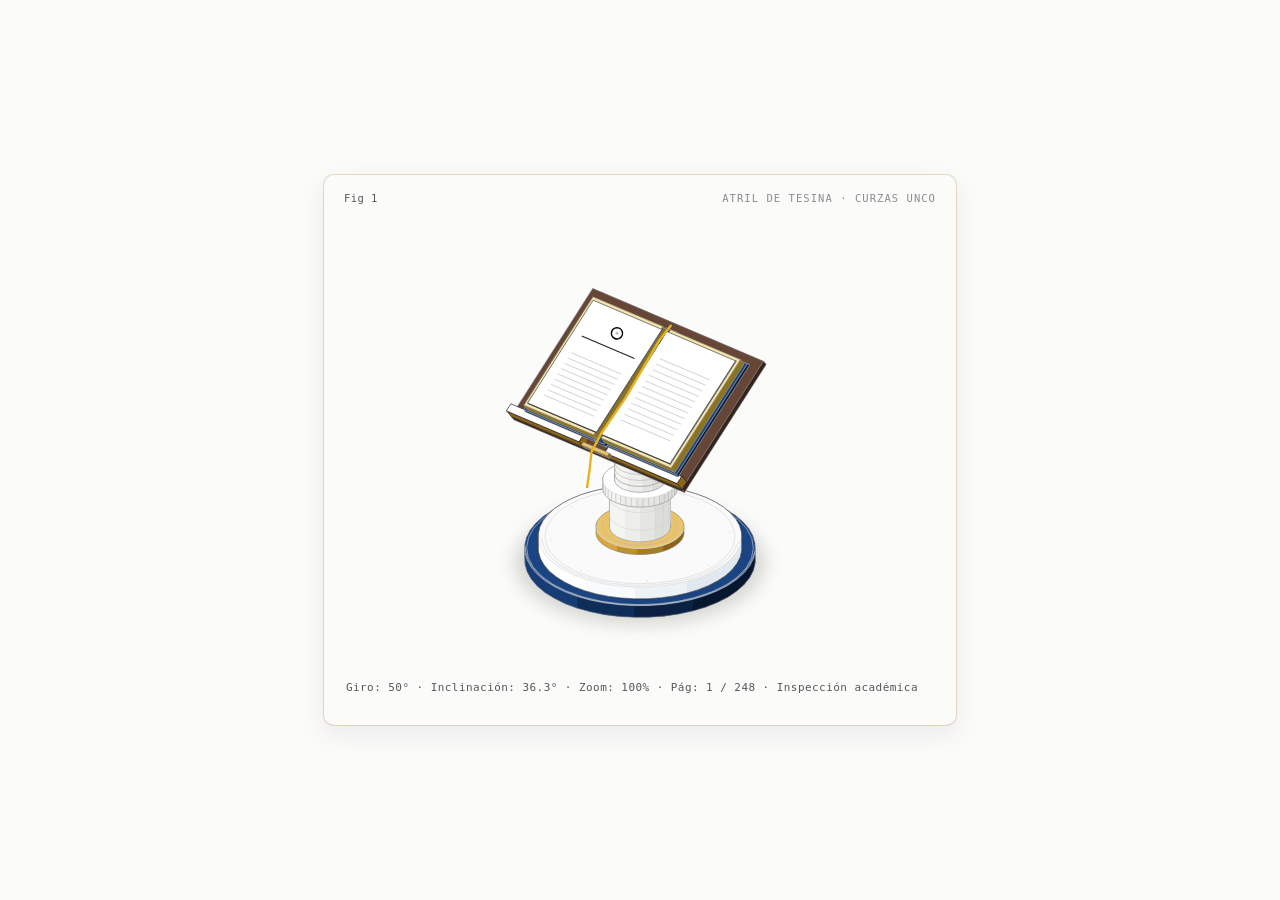
<file: _GUARDADO_SVG_ISOMETRICOS/slides_1_a_25/slide-1.html>
<!doctype html><html lang="en"><head><meta charset="utf-8"><meta name="viewport" content="width=device-width, initial-scale=1"><title>Atril de Tesina · CURZAS UNCo</title><style>
.iso{
  --anatomy-page:#0b0b0b;--anatomy-card:#131313;--anatomy-text:#a3a3a3;--anatomy-strong:#e6e6e6;--anatomy-muted:#6e6e6e;
  --anatomy-paper:#131313;--anatomy-face:#1b1b1b;--anatomy-top:#1c1c1c;
  --anatomy-shade-0:#0f0f0f;--anatomy-shade-1:#121212;--anatomy-shade-2:#151515;--anatomy-shade-3:#181818;
  --anatomy-lit-top:#262626;--anatomy-lit-shade:#1d1d1d;
  --anatomy-hi:#d4d4d4;--anatomy-mid:#6a6a6a;--anatomy-lo:#3e3e3e;--anatomy-faint:#2a2a2a;--anatomy-lit:#ffffff;
  --anatomy-halo:#050505;--anatomy-halo-opacity:.9;--anatomy-dot:#e6e6e6;
  --anatomy-red:#ff6b6b;--anatomy-green:#6be0a0;--anatomy-blue:#6b9bff;
  --anatomy-weight:.6px;--anatomy-ease:cubic-bezier(.32,.72,0,1);
  --anatomy-mono:ui-monospace,"SF Mono",Menlo,Consolas,monospace;
  --anatomy-lift:inset 0 1px 0 0 #ffffff0a,inset 0 0 0 1px #ffffff06,0 0 0 1px #00000026,0 1px 1px -.5px #00000014,0 3px 3px -1.5px #00000014,0 6px 6px -3px #00000014,0 12px 12px -6px #00000014;
}
.iso[data-theme="light"]{
  --anatomy-page:#f2f2ef;--anatomy-card:#fbfbfa;--anatomy-text:#57575a;--anatomy-strong:#18181a;--anatomy-muted:#8c8c90;
  --anatomy-paper:#fbfbfa;--anatomy-face:#ffffff;--anatomy-top:#ffffff;
  --anatomy-shade-0:#dcdcd9;--anatomy-shade-1:#e5e5e2;--anatomy-shade-2:#ededea;--anatomy-shade-3:#f4f4f1;
  --anatomy-lit-top:#ffffff;--anatomy-lit-shade:#eeeeeb;
  --anatomy-hi:#26262a;--anatomy-mid:#8a8a8f;--anatomy-lo:#b4b4b8;--anatomy-faint:#d4d4d6;--anatomy-lit:#000000;
  --anatomy-halo:#8a8a80;--anatomy-halo-opacity:.32;--anatomy-dot:#3a3a3e;
  --anatomy-red:#e5484d;--anatomy-green:#30a46c;--anatomy-blue:#3e63dd;
  --anatomy-lift:inset 0 1px 0 0 #ffffff,0 0 0 1px #0000000f,0 1px 1px -.5px #0000000a,0 3px 3px -1.5px #0000000a,0 6px 6px -3px #0000000a,0 12px 12px -6px #0000000a;
}
.iso-svg{display:block;width:100%;height:auto;overflow:visible}
.iso-svg path,.iso-svg circle{vector-effect:non-scaling-stroke}
.iso-fill{fill:var(--anatomy-paper);stroke:none}
.iso-solid[data-lit]>.iso-fill{fill:var(--anatomy-face)}
.iso-shade,.iso-top{stroke:none}
.iso-shade[data-shade="0"]{fill:var(--anatomy-shade-0)}
.iso-shade[data-shade="1"]{fill:var(--anatomy-shade-1)}
.iso-shade[data-shade="2"]{fill:var(--anatomy-shade-2)}
.iso-shade[data-shade="3"]{fill:var(--anatomy-shade-3)}
.iso-top{fill:var(--anatomy-top)}
.iso-solid[data-lit]>.iso-top{fill:var(--anatomy-lit-top)}
.iso-solid[data-lit]>.iso-shade{fill:var(--anatomy-lit-shade)}
.iso-solid[data-seamless]>.iso-shade,.iso-solid[data-seamless]>.iso-top{stroke-width:.4;stroke-linejoin:round}
.iso-solid[data-seamless]>.iso-shade[data-shade="0"]{stroke:var(--anatomy-shade-0)}
.iso-solid[data-seamless]>.iso-shade[data-shade="1"]{stroke:var(--anatomy-shade-1)}
.iso-solid[data-seamless]>.iso-shade[data-shade="2"]{stroke:var(--anatomy-shade-2)}
.iso-solid[data-seamless]>.iso-shade[data-shade="3"]{stroke:var(--anatomy-shade-3)}
.iso-solid[data-seamless]>.iso-top{stroke:var(--anatomy-top)}
.iso-solid[data-seamless][data-lit]>.iso-top{stroke:var(--anatomy-lit-top)}
.iso-solid[data-seamless][data-lit]>.iso-shade{stroke:var(--anatomy-lit-shade)}
.iso-solid[data-lit]>.iso-edge{stroke:var(--anatomy-lit)}
.iso-halo{fill:var(--anatomy-halo);stroke:none;filter:blur(9px);opacity:var(--anatomy-halo-opacity);transform:translateY(3px)}
.iso-line{fill:none;stroke:var(--anatomy-lo);stroke-width:var(--anatomy-weight);stroke-linecap:round;stroke-linejoin:round}
.iso-line[data-tone="hi"]{stroke:var(--anatomy-hi)}
.iso-line[data-tone="mid"]{stroke:var(--anatomy-mid)}
.iso-line[data-tone="lo"]{stroke:var(--anatomy-lo)}
.iso-line[data-tone="faint"]{stroke:var(--anatomy-faint)}
.iso-line[data-tone="lit"]{stroke:var(--anatomy-lit)}
.iso-line[data-tone="red"]{stroke:var(--anatomy-red)}
.iso-line[data-tone="green"]{stroke:var(--anatomy-green)}
.iso-line[data-tone="blue"]{stroke:var(--anatomy-blue)}
.iso-line[data-dotted]{stroke-dasharray:.01 3.5;stroke-width:1}
.iso-line[data-dashed]{stroke-dasharray:3 3}
.iso-line[data-flow]{stroke-dasharray:2 6}
.iso-wire-end{fill:var(--anatomy-paper);stroke:var(--anatomy-lo);stroke-width:var(--anatomy-weight)}
.iso-wire[data-tone="hi"] .iso-wire-end{stroke:var(--anatomy-hi)}
.iso-wire[data-tone="mid"] .iso-wire-end{stroke:var(--anatomy-mid)}
.iso-wire[data-tone="faint"] .iso-wire-end{stroke:var(--anatomy-faint)}
.iso-wire[data-tone="lit"] .iso-wire-end{stroke:var(--anatomy-lit)}
.iso-dots circle{fill:var(--anatomy-dot);stroke:none;opacity:.32}
.iso-dots[data-tone="hi"] circle{opacity:.85}
.iso-dots[data-tone="mid"] circle{opacity:.45}
.iso-dots[data-tone="lo"] circle{opacity:.22}
.iso-dots[data-tone="faint"] circle{opacity:.12}
.iso-face-text{fill:var(--anatomy-mid);font-family:var(--anatomy-mono);letter-spacing:.04em}
.iso-face-text[data-tone="hi"]{fill:var(--anatomy-hi)}
.iso-face-text[data-tone="lo"]{fill:var(--anatomy-lo)}
.iso-face-text[data-tone="faint"]{fill:var(--anatomy-faint)}
.tb-body{fill:var(--anatomy-shade-2);stroke:none}
.tb-shine{fill:var(--anatomy-top);stroke:none}
.tb-shade{fill:var(--anatomy-shade-0);stroke:none}
.tb-ring{fill:none;stroke:var(--anatomy-lo);stroke-width:.45;stroke-linecap:butt;stroke-linejoin:round}
.tb-ring[data-tone="mid"]{stroke:var(--anatomy-mid)}
.tb-ring[data-tone="faint"]{stroke:var(--anatomy-faint)}
.tb-ring[data-tone="hi"]{stroke:var(--anatomy-hi)}
@keyframes iso-flow{to{stroke-dashoffset:-32}}
@keyframes iso-pulse{0%,100%{opacity:.18}12%{opacity:1}40%{opacity:.18}}
.iso-line[data-flow]{animation:iso-flow 1600ms linear infinite}
.iso-dots circle[data-pulse]{animation:iso-pulse 1600ms steps(1,end) infinite;animation-delay:var(--pulse-at,0ms)}
.iso-figure{margin:32px 0 36px}
.iso-plate{position:relative;padding:52px 24px;border-radius:0;background:var(--anatomy-card);box-shadow:0 0 0 1px var(--anatomy-mid);--anatomy-paper:var(--anatomy-card)}
.iso-plate-corners{position:absolute;inset:18px 20px;pointer-events:none}
.iso-plate-corner{position:absolute;color:var(--anatomy-muted);font-family:var(--anatomy-mono);font-size:10.5px;line-height:1;letter-spacing:.04em;white-space:nowrap}
.iso-plate-corner[data-corner="fig"]{top:0;left:0;color:var(--anatomy-text)}
.iso-plate-corner[data-corner="title"]{top:0;right:0;text-transform:uppercase;letter-spacing:.1em}
.iso-plate-corner[data-corner="hint"]{bottom:0;left:0;text-transform:uppercase;letter-spacing:.1em}
.iso-plate-corner[data-corner="readout"]{right:0;bottom:0;color:var(--anatomy-text);font-variant-numeric:tabular-nums}
.iso-plate .iso-svg{margin:0 auto}
.iso-legend{display:grid;gap:8px;margin-top:12px;color:var(--anatomy-muted);font-size:13px;line-height:1.55}
.iso-keys{display:flex;flex-wrap:wrap;gap:6px 18px}
.iso-key{display:inline-flex;align-items:center;gap:7px}
.iso-swatch{width:16px;height:10px;flex:none;overflow:visible}
.iso-swatch path{fill:none;stroke:var(--anatomy-hi);stroke-width:1;vector-effect:non-scaling-stroke;stroke-linejoin:round;stroke-linecap:round}
.iso-swatch[data-mark="raised"] path,.iso-swatch[data-mark="flat"] path{stroke:var(--anatomy-mid)}
.iso-swatch[data-mark="lit"] path{stroke:var(--anatomy-lit)}
.iso-swatch[data-mark="dim"] path{stroke:var(--anatomy-lo)}
.iso-swatch[data-mark="dotted"] path{stroke-dasharray:.01 3;stroke-width:1.4}
.iso-swatch[data-mark="dashed"] path{stroke-dasharray:3 2.5}
.iso-swatch[data-mark="red"] path{stroke:var(--anatomy-red)}
.iso-swatch[data-mark="green"] path{stroke:var(--anatomy-green)}
.iso-swatch[data-mark="blue"] path{stroke:var(--anatomy-blue)}
.iso-swatch-crease{stroke:var(--anatomy-lo)!important}
@media (max-width:560px){.iso-plate{padding:48px 12px 70px}.iso-plate-corner[data-corner="hint"]{bottom:18px}}
@media (prefers-reduced-motion:reduce){.iso-line[data-flow],.iso-dots circle[data-pulse]{animation:none}}

*{box-sizing:border-box}
html{color-scheme:dark}
body[data-theme="light"]{color-scheme:light}
body{margin:0;background:var(--anatomy-page);color:var(--anatomy-text);font:14px/1.6 ui-sans-serif,system-ui,-apple-system,"Segoe UI",sans-serif;-webkit-font-smoothing:antialiased}
.iso-page{width:min(650px,100% - 32px);margin:64px auto 96px}
</style></head><body class="iso" data-theme="light"><main class="iso-page"><style>

/* Cuero Encuadernado Azul UNCo */
.tfg-leather > .iso-fill { fill: #0a192f; }
.tfg-leather > .iso-top { fill: #132a4e; }
.tfg-leather > .iso-shade[data-shade="0"] { fill: #061120; }
.tfg-leather > .iso-shade[data-shade="1"] { fill: #0b1c36; }
.tfg-leather > .iso-shade[data-shade="2"] { fill: #102444; }
.tfg-leather > .iso-shade[data-shade="3"] { fill: #17325c; }

body[data-theme="light"] .tfg-leather > .iso-fill,
.iso[data-theme="light"] .tfg-leather > .iso-fill { fill: #12305a; }
body[data-theme="light"] .tfg-leather > .iso-top,
.iso[data-theme="light"] .tfg-leather > .iso-top { fill: #1f4782; }
body[data-theme="light"] .tfg-leather > .iso-shade[data-shade="0"],
.iso[data-theme="light"] .tfg-leather > .iso-shade[data-shade="0"] { fill: #0a1e3b; }
body[data-theme="light"] .tfg-leather > .iso-shade[data-shade="1"],
.iso[data-theme="light"] .tfg-leather > .iso-shade[data-shade="1"] { fill: #102b52; }
body[data-theme="light"] .tfg-leather > .iso-shade[data-shade="2"],
.iso[data-theme="light"] .tfg-leather > .iso-shade[data-shade="2"] { fill: #163768; }
body[data-theme="light"] .tfg-leather > .iso-shade[data-shade="3"],
.iso[data-theme="light"] .tfg-leather > .iso-shade[data-shade="3"] { fill: #1c447f; }

/* Base Plinto Circular Azul UNCo */
.tfg-base-plinth > .iso-fill { fill: #0f2d59; }
.tfg-base-plinth > .iso-top { fill: #1b4582; }
.tfg-base-plinth > .iso-shade[data-shade="0"] { fill: #071730; }
.tfg-base-plinth > .iso-shade[data-shade="1"] { fill: #0a2144; }
.tfg-base-plinth > .iso-shade[data-shade="2"] { fill: #0f2d59; }
.tfg-base-plinth > .iso-shade[data-shade="3"] { fill: #153c75; }

/* Base Podio Superior de Mármol Blanco Biselado */
.tfg-base-podium > .iso-fill { fill: #ffffff; }
.tfg-base-podium > .iso-top { fill: #fafafa; }
.tfg-base-podium > .iso-shade[data-shade="0"] { fill: #e2e8f0; }
.tfg-base-podium > .iso-shade[data-shade="1"] { fill: #edf2f7; }
.tfg-base-podium > .iso-shade[data-shade="2"] { fill: #f8fafc; }
.tfg-base-podium > .iso-shade[data-shade="3"] { fill: #ffffff; }

/* Hojas de Pergamino Marfil */
.tfg-page > .iso-fill { fill: #202025; }
.tfg-page > .iso-top { fill: #2a2a30; }
.tfg-page > .iso-shade[data-shade="0"] { fill: #17171a; }
.tfg-page > .iso-shade[data-shade="1"] { fill: #1d1d22; }
.tfg-page > .iso-shade[data-shade="2"] { fill: #232328; }
.tfg-page > .iso-shade[data-shade="3"] { fill: #28282e; }

body[data-theme="light"] .tfg-page > .iso-fill,
.iso[data-theme="light"] .tfg-page > .iso-fill { fill: #faf8f5 !important; }
body[data-theme="light"] .tfg-page > .iso-top,
.iso[data-theme="light"] .tfg-page > .iso-top { fill: #ffffff !important; }
body[data-theme="light"] .tfg-page > .iso-shade[data-shade="0"],
.iso[data-theme="light"] .tfg-page > .iso-shade[data-shade="0"] { fill: #ede7dc !important; }
body[data-theme="light"] .tfg-page > .iso-shade[data-shade="1"],
.iso[data-theme="light"] .tfg-page > .iso-shade[data-shade="1"] { fill: #f2eee5 !important; }
body[data-theme="light"] .tfg-page > .iso-shade[data-shade="2"],
.iso[data-theme="light"] .tfg-page > .iso-shade[data-shade="2"] { fill: #f6f3ed !important; }
body[data-theme="light"] .tfg-page > .iso-shade[data-shade="3"],
.iso[data-theme="light"] .tfg-page > .iso-shade[data-shade="3"] { fill: #faf8f5 !important; }

/* Madera Noble */
.tfg-wood > .iso-fill { fill: #4a3328; }
.tfg-wood > .iso-top { fill: #654637; }
.tfg-wood > .iso-shade[data-shade="0"] { fill: #36241b; }
.tfg-wood > .iso-shade[data-shade="1"] { fill: #422d22; }
.tfg-wood > .iso-shade[data-shade="2"] { fill: #54392b; }
.tfg-wood > .iso-shade[data-shade="3"] { fill: #5e4131; }

/* Bronce / Oro Pulido */
.tfg-brass > .iso-fill { fill: #c89632; }
.tfg-brass > .iso-top { fill: #ecc468; }
.tfg-brass > .iso-shade[data-shade="0"] { fill: #8a651a; }
.tfg-brass > .iso-shade[data-shade="1"] { fill: #a57c24; }
.tfg-brass > .iso-shade[data-shade="2"] { fill: #be902d; }
.tfg-brass > .iso-shade[data-shade="3"] { fill: #d8a63c; }

/* Cantos Dorados */
.tfg-gilt > .iso-fill { fill: #d4af37; }
.tfg-gilt > .iso-top { fill: #f3e5ab; }
.tfg-gilt > .iso-shade[data-shade="0"] { fill: #8c7322; }
.tfg-gilt > .iso-shade[data-shade="1"] { fill: #b2932f; }
.tfg-gilt > .iso-shade[data-shade="2"] { fill: #c5a435; }
.tfg-gilt > .iso-shade[data-shade="3"] { fill: #e0be42; }

/* Cinta Dorada */
.tfg-ribbon {
  fill: none;
  stroke: #e6b422;
  stroke-width: 2.4px;
  stroke-linecap: round;
  stroke-linejoin: round;
}
.tfg-gold-line {
  fill: none;
  stroke: #ecc468;
  stroke-width: 1.4px;
}

html { color-scheme: light; }
body[data-theme="dark"], html[data-theme="dark"] { color-scheme: dark; }
html, body {
  background: var(--anatomy-card) !important;
  margin: 0 !important;
  padding: 0 !important;
  overflow: hidden !important;
  height: 100%;
  width: 100%;
  display: flex;
  align-items: center;
  justify-content: center;
}
.iso-page {
  width: 100% !important;
  max-width: 640px !important;
  margin: 0 auto !important;
  padding: 0 4px !important;
}
.iso-figure { margin: 0 !important; }
.iso-plate {
  padding: 38px 18px 46px !important;
  border-radius: 10px !important;
  box-shadow: 0 8px 28px rgba(15, 23, 42, 0.08), 0 0 0 1px rgba(180, 131, 36, 0.25) !important;
  background: var(--anatomy-card) !important;
}
.iso-plate-corner[data-corner="hint"] { display: none !important; }
.iso-plate-corner[data-corner="readout"] {
  right: 18px !important;
  bottom: 14px !important;
  font-size: 11px !important;
  white-space: nowrap !important;
}
.iso-legend { display: none !important; }
</style><figure class="iso-figure"><div class="iso-plate"><div class="iso-plate-corners" aria-hidden="true"><span class="iso-plate-corner" data-corner="fig">Fig 1</span><span class="iso-plate-corner" data-corner="title">Atril de Tesina · CURZAS UNCo</span><span class="iso-plate-corner" data-corner="hint">Giro 360° · Arrastra · Rueda Zoom</span><span class="iso-plate-corner" data-corner="readout" data-readout>Giro: 42° · Inclinación: 32.0° · Zoom: 100% · Pág: 1 / 248 · Defensa iniciada</span></div><div class="iso-stage" tabindex="0" role="region" aria-label="Atril de Tesina · CURZAS UNCo"><svg xmlns="http://www.w3.org/2000/svg" class="iso-svg" viewBox="0 0 640 500" role="img" aria-label="Dispositivo Isométrico 3D de la Defensa de Tesina (Licenciatura en Gestión de Recursos Humanos, CURZAS — Universidad Nacional del Comahue). Ensamblado con la Fábrica Modular sobre el podio circular de mármol y base azul UNCo."><g class="tfg-base-group"><path class="iso-halo" d="M410.2 422.4L396.4 427.9L381.2 432.4L365 435.9L348 438.3L330.6 439.5L312.9 439.7L295.4 438.6L278.3 436.5L261.9 433.2L246.5 428.9L232.4 423.6L219.8 417.4L208.8 410.5L199.8 402.9L192.9 394.8L188.1 386.3L185.5 377.6L185.3 368.8L187.4 360L191.7 351.5L198.3 343.3L206.9 335.6L217.4 328.5L229.8 322.2L243.6 316.7L258.8 312.2L275 308.7L292 306.4L309.4 305.1L327.1 305L344.6 306L361.7 308.2L378.1 311.4L393.5 315.8L407.6 321L420.2 327.2L431.2 334.1L440.2 341.7L447.1 349.8L451.9 358.3L454.5 367L454.7 375.8L452.6 384.6L448.3 393.2L441.7 401.3L433.1 409L422.6 416.1Z"/><g class="iso-solid tfg-base-plinth"><path class="iso-fill" d="M196.2 356.4L198.1 348.4L202.1 340.5L208.1 333L216.1 325.9L225.8 319.4L237.1 313.6L249.8 308.6L263.7 304.5L278.6 301.3L294.2 299.1L310.3 297.9L326.5 297.8L342.6 298.8L358.3 300.8L373.4 303.8L387.5 307.7L400.5 312.6L412.1 318.2L422.1 324.6L430.4 331.6L436.8 339L441.2 346.8L443.6 354.8L443.8 362.9L443.8 375.6L441.9 383.6L437.9 391.5L431.9 399L423.9 406.1L414.2 412.6L402.9 418.4L390.2 423.4L376.3 427.5L361.4 430.7L345.8 432.9L329.7 434.1L313.5 434.2L297.4 433.2L281.7 431.3L266.6 428.2L252.5 424.3L239.5 419.4L227.9 413.8L217.9 407.4L209.6 400.4L203.2 393L198.8 385.2L196.4 377.2L196.2 369.1Z"/><path class="iso-shade" data-shade="0" d="M402.9 418.4L390.2 423.4L390.2 410.8L402.9 405.7ZM390.2 423.4L376.3 427.5L376.3 414.9L390.2 410.8ZM443.8 375.6L441.9 383.6L441.9 371L443.8 362.9ZM441.9 383.6L437.9 391.5L437.9 378.8L441.9 371ZM437.9 391.5L431.9 399L431.9 386.4L437.9 378.8ZM431.9 399L423.9 406.1L423.9 393.4L431.9 386.4ZM423.9 406.1L414.2 412.6L414.2 399.9L423.9 393.4ZM414.2 412.6L402.9 418.4L402.9 405.7L414.2 399.9Z"/><path class="iso-shade" data-shade="1" d="M376.3 427.5L361.4 430.7L361.4 418.1L376.3 414.9ZM361.4 430.7L345.8 432.9L345.8 420.3L361.4 418.1ZM345.8 432.9L329.7 434.1L329.7 421.5L345.8 420.3ZM329.7 434.1L313.5 434.2L313.5 421.6L329.7 421.5Z"/><path class="iso-shade" data-shade="2" d="M313.5 434.2L297.4 433.2L297.4 420.6L313.5 421.6ZM297.4 433.2L281.7 431.3L281.7 418.6L297.4 420.6ZM281.7 431.3L266.6 428.2L266.6 415.6L281.7 418.6ZM266.6 428.2L252.5 424.3L252.5 411.7L266.6 415.6Z"/><path class="iso-shade" data-shade="3" d="M252.5 424.3L239.5 419.4L239.5 406.8L252.5 411.7ZM239.5 419.4L227.9 413.8L227.9 401.2L239.5 406.8ZM227.9 413.8L217.9 407.4L217.9 394.8L227.9 401.2ZM217.9 407.4L209.6 400.4L209.6 387.8L217.9 394.8ZM209.6 400.4L203.2 393L203.2 380.4L209.6 387.8ZM203.2 393L198.8 385.2L198.8 372.6L203.2 380.4ZM198.8 385.2L196.4 377.2L196.4 364.6L198.8 372.6ZM196.4 377.2L196.2 369.1L196.2 356.4L196.4 364.6Z"/><path class="iso-top" d="M402.9 405.7L390.2 410.8L376.3 414.9L361.4 418.1L345.8 420.3L329.7 421.5L313.5 421.6L297.4 420.6L281.7 418.6L266.6 415.6L252.5 411.7L239.5 406.8L227.9 401.2L217.9 394.8L209.6 387.8L203.2 380.4L198.8 372.6L196.4 364.6L196.2 356.4L198.1 348.4L202.1 340.5L208.1 333L216.1 325.9L225.8 319.4L237.1 313.6L249.8 308.6L263.7 304.5L278.6 301.3L294.2 299.1L310.3 297.9L326.5 297.8L342.6 298.8L358.3 300.8L373.4 303.8L387.5 307.7L400.5 312.6L412.1 318.2L422.1 324.6L430.4 331.6L436.8 339L441.2 346.8L443.6 354.8L443.8 362.9L441.9 371L437.9 378.8L431.9 386.4L423.9 393.4L414.2 399.9Z"/><path class="iso-line iso-crease" data-tone="faint" d="M443.8 362.9L441.9 371L437.9 378.8L431.9 386.4L423.9 393.4L414.2 399.9L402.9 405.7L390.2 410.8L376.3 414.9L361.4 418.1L345.8 420.3L329.7 421.5L313.5 421.6L297.4 420.6L281.7 418.6L266.6 415.6L252.5 411.7L239.5 406.8L227.9 401.2L217.9 394.8L209.6 387.8L203.2 380.4L198.8 372.6L196.4 364.6L196.2 356.4"/><path class="iso-line iso-bevel" data-tone="faint" d="M443.8 362.9L440.8 370.9L436.8 378.7L430.9 386.1L423 393.1L413.4 399.6L402.2 405.3L389.6 410.3L375.8 414.4L361 417.6L345.5 419.8L329.6 420.9L313.6 421L297.6 420.1L282 418.1L267.1 415.1L253.1 411.2L240.2 406.4L228.7 400.8L218.8 394.5L210.5 387.6L204.2 380.2L199.8 372.5L197.5 364.5L196.2 356.4"/><path class="iso-line iso-edge" data-tone="mid" d="M196.2 356.4L198.1 348.4L202.1 340.5L208.1 333L216.1 325.9L225.8 319.4L237.1 313.6L249.8 308.6L263.7 304.5L278.6 301.3L294.2 299.1L310.3 297.9L326.5 297.8L342.6 298.8L358.3 300.8L373.4 303.8L387.5 307.7L400.5 312.6L412.1 318.2L422.1 324.6L430.4 331.6L436.8 339L441.2 346.8L443.6 354.8L443.8 362.9M443.8 375.6L441.9 383.6L437.9 391.5L431.9 399L423.9 406.1L414.2 412.6L402.9 418.4L390.2 423.4L376.3 427.5L361.4 430.7L345.8 432.9L329.7 434.1L313.5 434.2L297.4 433.2L281.7 431.3L266.6 428.2L252.5 424.3L239.5 419.4L227.9 413.8L217.9 407.4L209.6 400.4L203.2 393L198.8 385.2L196.4 377.2L196.2 369.1M196.2 356.4L196.2 369.1M443.8 362.9L443.8 375.6"/></g><path class="iso-line" data-tone="faint" d="M401.5 404.9L384.5 411.3L365.6 416.1L345.3 419.2L324.2 420.5L303.1 420L282.4 417.6L262.8 413.4L245 407.7L229.5 400.4L216.7 391.9L207.1 382.5L200.9 372.3L198.3 361.8L199.4 351.2L204.2 340.9L212.5 331.1L224.1 322.2L238.5 314.4L255.5 308.1L274.4 303.2L294.7 300.1L315.8 298.8L336.9 299.4L357.6 301.8L377.2 305.9L395 311.7L410.5 319L423.3 327.4L432.9 336.9L439.1 347L441.7 357.6L440.6 368.2L435.8 378.5L427.5 388.3L415.9 397.2Z"/><g class="iso-solid tfg-base-podium"><path class="iso-fill" d="M210.8 344.2L212.5 337.1L216 330.2L221.3 323.5L228.3 317.3L236.8 311.5L246.8 306.4L258.1 302L270.4 298.3L283.5 295.5L297.3 293.6L311.4 292.6L325.7 292.5L339.9 293.3L353.8 295.1L367.1 297.7L379.6 301.2L391 305.5L401.3 310.5L410.1 316.1L417.4 322.2L423.1 328.8L427 335.7L429 342.8L429.2 349.9L429.2 362.6L427.5 369.7L424 376.6L418.7 383.2L411.7 389.5L403.2 395.2L393.2 400.3L381.9 404.8L369.6 408.4L356.5 411.2L342.7 413.2L328.6 414.2L314.3 414.3L300.1 413.5L286.2 411.7L272.9 409L260.4 405.5L249 401.3L238.7 396.3L229.9 390.7L222.6 384.5L216.9 377.9L213 371.1L211 364L210.8 356.8Z"/><path class="iso-shade" data-shade="0" d="M393.2 400.3L381.9 404.8L381.9 392.1L393.2 387.7ZM381.9 404.8L369.6 408.4L369.6 395.8L381.9 392.1ZM429.2 362.6L427.5 369.7L427.5 357L429.2 349.9ZM427.5 369.7L424 376.6L424 364L427.5 357ZM424 376.6L418.7 383.2L418.7 370.6L424 364ZM418.7 383.2L411.7 389.5L411.7 376.8L418.7 370.6ZM411.7 389.5L403.2 395.2L403.2 382.6L411.7 376.8ZM403.2 395.2L393.2 400.3L393.2 387.7L403.2 382.6Z"/><path class="iso-shade" data-shade="1" d="M369.6 408.4L356.5 411.2L356.5 398.6L369.6 395.8ZM356.5 411.2L342.7 413.2L342.7 400.5L356.5 398.6ZM342.7 413.2L328.6 414.2L328.6 401.6L342.7 400.5ZM328.6 414.2L314.3 414.3L314.3 401.7L328.6 401.6Z"/><path class="iso-shade" data-shade="2" d="M314.3 414.3L300.1 413.5L300.1 400.8L314.3 401.7ZM300.1 413.5L286.2 411.7L286.2 399.1L300.1 400.8ZM286.2 411.7L272.9 409L272.9 396.4L286.2 399.1ZM272.9 409L260.4 405.5L260.4 392.9L272.9 396.4Z"/><path class="iso-shade" data-shade="3" d="M260.4 405.5L249 401.3L249 388.6L260.4 392.9ZM249 401.3L238.7 396.3L238.7 383.6L249 388.6ZM238.7 396.3L229.9 390.7L229.9 378L238.7 383.6ZM229.9 390.7L222.6 384.5L222.6 371.9L229.9 378ZM222.6 384.5L216.9 377.9L216.9 365.3L222.6 371.9ZM216.9 377.9L213 371.1L213 358.4L216.9 365.3ZM213 371.1L211 364L211 351.4L213 358.4ZM211 364L210.8 356.8L210.8 344.2L211 351.4Z"/><path class="iso-top" d="M393.2 387.7L381.9 392.1L369.6 395.8L356.5 398.6L342.7 400.5L328.6 401.6L314.3 401.7L300.1 400.8L286.2 399.1L272.9 396.4L260.4 392.9L249 388.6L238.7 383.6L229.9 378L222.6 371.9L216.9 365.3L213 358.4L211 351.4L210.8 344.2L212.5 337.1L216 330.2L221.3 323.5L228.3 317.3L236.8 311.5L246.8 306.4L258.1 302L270.4 298.3L283.5 295.5L297.3 293.6L311.4 292.6L325.7 292.5L339.9 293.3L353.8 295.1L367.1 297.7L379.6 301.2L391 305.5L401.3 310.5L410.1 316.1L417.4 322.2L423.1 328.8L427 335.7L429 342.8L429.2 349.9L427.5 357L424 364L418.7 370.6L411.7 376.8L403.2 382.6Z"/><path class="iso-line iso-crease" data-tone="faint" d="M429.2 349.9L427.5 357L424 364L418.7 370.6L411.7 376.8L403.2 382.6L393.2 387.7L381.9 392.1L369.6 395.8L356.5 398.6L342.7 400.5L328.6 401.6L314.3 401.7L300.1 400.8L286.2 399.1L272.9 396.4L260.4 392.9L249 388.6L238.7 383.6L229.9 378L222.6 371.9L216.9 365.3L213 358.4L211 351.4L210.8 344.2"/><path class="iso-line iso-bevel" data-tone="faint" d="M429.2 349.9L423.9 356.7L420.5 363.4L415.4 369.8L408.7 375.8L400.4 381.4L390.7 386.3L379.9 390.6L368 394.2L355.3 396.9L342 398.8L328.3 399.8L314.5 399.8L300.7 399L287.3 397.3L274.5 394.8L262.4 391.4L251.3 387.3L241.4 382.4L232.9 377L225.8 371.1L220.4 364.7L216.6 358.1L214.6 351.2L210.8 344.2"/><path class="iso-line iso-edge" data-tone="hi" d="M210.8 344.2L212.5 337.1L216 330.2L221.3 323.5L228.3 317.3L236.8 311.5L246.8 306.4L258.1 302L270.4 298.3L283.5 295.5L297.3 293.6L311.4 292.6L325.7 292.5L339.9 293.3L353.8 295.1L367.1 297.7L379.6 301.2L391 305.5L401.3 310.5L410.1 316.1L417.4 322.2L423.1 328.8L427 335.7L429 342.8L429.2 349.9M429.2 362.6L427.5 369.7L424 376.6L418.7 383.2L411.7 389.5L403.2 395.2L393.2 400.3L381.9 404.8L369.6 408.4L356.5 411.2L342.7 413.2L328.6 414.2L314.3 414.3L300.1 413.5L286.2 411.7L272.9 409L260.4 405.5L249 401.3L238.7 396.3L229.9 390.7L222.6 384.5L216.9 377.9L213 371.1L211 364L210.8 356.8M210.8 344.2L210.8 356.8M429.2 349.9L429.2 362.6"/></g><path class="iso-line" data-tone="faint" d="M388.3 385L374.1 390.3L358.2 394.4L341.2 397L323.6 398.1L305.8 397.6L288.5 395.6L272.1 392.1L257.2 387.3L244.1 381.2L233.4 374.1L225.4 366.2L220.2 357.7L218 348.8L218.9 340L222.9 331.3L229.9 323.1L239.6 315.6L251.7 309.1L265.9 303.8L281.8 299.7L298.8 297.1L316.4 296.1L334.2 296.5L351.5 298.5L367.9 302L382.8 306.8L395.9 312.9L406.6 320L414.6 327.9L419.8 336.5L422 345.3L421.1 354.2L417.1 362.8L410.1 371L400.4 378.5Z"/><g class="iso-solid tfg-brass"><path class="iso-fill" d="M292.7 343.6L292.9 341.2L294 338.9L295.9 336.7L298.5 334.7L301.7 333L305.5 331.5L309.8 330.4L314.3 329.7L319 329.5L323.8 329.6L328.4 330.1L332.8 331L336.8 332.3L340.3 334L343.2 335.9L345.3 338L346.7 340.3L347.3 342.6L347.3 346.6L347.1 349L346 351.3L344.1 353.5L341.5 355.5L338.3 357.2L334.5 358.7L330.2 359.7L325.7 360.4L321 360.7L316.2 360.6L311.6 360.1L307.2 359.1L303.2 357.8L299.7 356.2L296.8 354.3L294.7 352.2L293.3 349.9L292.7 347.5Z"/><path class="iso-shade" data-shade="0" d="M338.3 357.2L334.5 358.7L334.5 354.7L338.3 353.3ZM347.3 346.6L347.1 349L347.1 345L347.3 342.6ZM347.1 349L346 351.3L346 347.3L347.1 345ZM346 351.3L344.1 353.5L344.1 349.5L346 347.3ZM344.1 353.5L341.5 355.5L341.5 351.5L344.1 349.5ZM341.5 355.5L338.3 357.2L338.3 353.3L341.5 351.5Z"/><path class="iso-shade" data-shade="1" d="M334.5 358.7L330.2 359.7L330.2 355.8L334.5 354.7ZM330.2 359.7L325.7 360.4L325.7 356.5L330.2 355.8ZM325.7 360.4L321 360.7L321 356.8L325.7 356.5Z"/><path class="iso-shade" data-shade="2" d="M321 360.7L316.2 360.6L316.2 356.7L321 356.8ZM316.2 360.6L311.6 360.1L311.6 356.1L316.2 356.7ZM311.6 360.1L307.2 359.1L307.2 355.2L311.6 356.1Z"/><path class="iso-shade" data-shade="3" d="M307.2 359.1L303.2 357.8L303.2 353.9L307.2 355.2ZM303.2 357.8L299.7 356.2L299.7 352.3L303.2 353.9ZM299.7 356.2L296.8 354.3L296.8 350.4L299.7 352.3ZM296.8 354.3L294.7 352.2L294.7 348.2L296.8 350.4ZM294.7 352.2L293.3 349.9L293.3 346L294.7 348.2ZM293.3 349.9L292.7 347.5L292.7 343.6L293.3 346Z"/><path class="iso-top" d="M338.3 353.3L334.5 354.7L330.2 355.8L325.7 356.5L321 356.8L316.2 356.7L311.6 356.1L307.2 355.2L303.2 353.9L299.7 352.3L296.8 350.4L294.7 348.2L293.3 346L292.7 343.6L292.9 341.2L294 338.9L295.9 336.7L298.5 334.7L301.7 333L305.5 331.5L309.8 330.4L314.3 329.7L319 329.5L323.8 329.6L328.4 330.1L332.8 331L336.8 332.3L340.3 334L343.2 335.9L345.3 338L346.7 340.3L347.3 342.6L347.1 345L346 347.3L344.1 349.5L341.5 351.5Z"/><path class="iso-line iso-crease" data-tone="faint" d="M347.3 342.6L347.1 345L346 347.3L344.1 349.5L341.5 351.5L338.3 353.3L334.5 354.7L330.2 355.8L325.7 356.5L321 356.8L316.2 356.7L311.6 356.1L307.2 355.2L303.2 353.9L299.7 352.3L296.8 350.4L294.7 348.2L293.3 346L292.7 343.6"/><path class="iso-line iso-bevel" data-tone="faint" d="M347.3 342.6L346.4 345L345.3 347.2L343.5 349.4L341 351.3L337.8 353L334.1 354.4L330 355.5L325.5 356.1L320.9 356.4L316.3 356.3L311.8 355.8L307.5 354.9L303.6 353.6L300.2 352L297.4 350.2L295.3 348.1L294 345.9L292.7 343.6"/><path class="iso-line iso-edge" data-tone="lit" d="M292.7 343.6L292.9 341.2L294 338.9L295.9 336.7L298.5 334.7L301.7 333L305.5 331.5L309.8 330.4L314.3 329.7L319 329.5L323.8 329.6L328.4 330.1L332.8 331L336.8 332.3L340.3 334L343.2 335.9L345.3 338L346.7 340.3L347.3 342.6M347.3 346.6L347.1 349L346 351.3L344.1 353.5L341.5 355.5L338.3 357.2L334.5 358.7L330.2 359.7L325.7 360.4L321 360.7L316.2 360.6L311.6 360.1L307.2 359.1L303.2 357.8L299.7 356.2L296.8 354.3L294.7 352.2L293.3 349.9L292.7 347.5M292.7 343.6L292.7 347.5M347.3 342.6L347.3 346.6"/></g><path class="iso-line" data-tone="lit" d="M338.3 353.3L332.4 355.3L325.7 356.5L318.6 356.8L311.6 356.1L305.1 354.6L299.7 352.3L295.6 349.3L293.3 346L292.7 342.4L294 338.9L297.1 335.7L301.7 333L307.6 330.9L314.3 329.7L321.4 329.5L328.4 330.1L334.9 331.7L340.3 334L344.4 336.9L346.7 340.3L347.3 343.8L346 347.3L342.9 350.6Z"/><g class="iso-dots" data-tone="mid"><circle cx="384.6" cy="383" r="0.45"/><circle cx="314.9" cy="395.3" r="0.45"/><circle cx="248.2" cy="379.4" r="0.45"/><circle cx="223.5" cy="344.5" r="0.45"/><circle cx="255.4" cy="311.2" r="0.45"/><circle cx="325.1" cy="298.8" r="0.45"/><circle cx="391.8" cy="314.7" r="0.45"/><circle cx="416.5" cy="349.6" r="0.45"/></g></g><g class="tfg-pedestal-group"><g class="iso-solid tfg-brass"><path class="iso-fill" d="M272.7 335.6L273.6 331.9L275.8 328.3L279 325L283.2 321.9L288.3 319.2L294.2 316.9L300.7 315.2L307.7 313.9L315 313.2L322.5 313.1L329.9 313.6L337 314.7L343.7 316.3L349.8 318.4L355.2 320.9L359.7 323.9L363.3 327.2L365.8 330.7L367.1 334.3L367.3 338L367.3 344.4L366.4 348L364.2 351.6L361 355L356.8 358L351.7 360.7L345.8 363L339.3 364.8L332.3 366L325 366.7L317.5 366.8L310.1 366.3L303 365.2L296.3 363.6L290.2 361.5L284.8 359L280.3 356L276.7 352.8L274.2 349.2L272.9 345.6L272.7 341.9Z"/><path class="iso-shade" data-shade="0" d="M351.7 360.7L345.8 363L345.8 356.7L351.7 354.4ZM367.3 344.4L366.4 348L366.4 341.7L367.3 338ZM366.4 348L364.2 351.6L364.2 345.3L366.4 341.7ZM364.2 351.6L361 355L361 348.6L364.2 345.3ZM361 355L356.8 358L356.8 351.7L361 348.6ZM356.8 358L351.7 360.7L351.7 354.4L356.8 351.7Z"/><path class="iso-shade" data-shade="1" d="M345.8 363L339.3 364.8L339.3 358.4L345.8 356.7ZM339.3 364.8L332.3 366L332.3 359.7L339.3 358.4ZM332.3 366L325 366.7L325 360.4L332.3 359.7ZM325 366.7L317.5 366.8L317.5 360.5L325 360.4Z"/><path class="iso-shade" data-shade="2" d="M317.5 366.8L310.1 366.3L310.1 360L317.5 360.5ZM310.1 366.3L303 365.2L303 358.9L310.1 360ZM303 365.2L296.3 363.6L296.3 357.3L303 358.9Z"/><path class="iso-shade" data-shade="3" d="M296.3 363.6L290.2 361.5L290.2 355.2L296.3 357.3ZM290.2 361.5L284.8 359L284.8 352.7L290.2 355.2ZM284.8 359L280.3 356L280.3 349.7L284.8 352.7ZM280.3 356L276.7 352.8L276.7 346.4L280.3 349.7ZM276.7 352.8L274.2 349.2L274.2 342.9L276.7 346.4ZM274.2 349.2L272.9 345.6L272.9 339.3L274.2 342.9ZM272.9 345.6L272.7 341.9L272.7 335.6L272.9 339.3Z"/><path class="iso-top" d="M351.7 354.4L345.8 356.7L339.3 358.4L332.3 359.7L325 360.4L317.5 360.5L310.1 360L303 358.9L296.3 357.3L290.2 355.2L284.8 352.7L280.3 349.7L276.7 346.4L274.2 342.9L272.9 339.3L272.7 335.6L273.6 331.9L275.8 328.3L279 325L283.2 321.9L288.3 319.2L294.2 316.9L300.7 315.2L307.7 313.9L315 313.2L322.5 313.1L329.9 313.6L337 314.7L343.7 316.3L349.8 318.4L355.2 320.9L359.7 323.9L363.3 327.2L365.8 330.7L367.1 334.3L367.3 338L366.4 341.7L364.2 345.3L361 348.6L356.8 351.7Z"/><path class="iso-line iso-crease" data-tone="faint" d="M367.3 338L366.4 341.7L364.2 345.3L361 348.6L356.8 351.7L351.7 354.4L345.8 356.7L339.3 358.4L332.3 359.7L325 360.4L317.5 360.5L310.1 360L303 358.9L296.3 357.3L290.2 355.2L284.8 352.7L280.3 349.7L276.7 346.4L274.2 342.9L272.9 339.3L272.7 335.6"/><path class="iso-line iso-bevel" data-tone="faint" d="M367.3 338L365.3 341.6L363.2 345.1L360.1 348.4L356 351.4L351 354L345.2 356.2L338.8 357.9L332 359.2L324.8 359.8L317.6 359.9L310.4 359.4L303.4 358.4L296.9 356.8L290.9 354.8L285.6 352.3L281.2 349.4L277.7 346.2L275.3 342.8L274 339.2L272.7 335.6"/><path class="iso-line iso-edge" data-tone="mid" d="M272.7 335.6L273.6 331.9L275.8 328.3L279 325L283.2 321.9L288.3 319.2L294.2 316.9L300.7 315.2L307.7 313.9L315 313.2L322.5 313.1L329.9 313.6L337 314.7L343.7 316.3L349.8 318.4L355.2 320.9L359.7 323.9L363.3 327.2L365.8 330.7L367.1 334.3L367.3 338M367.3 344.4L366.4 348L364.2 351.6L361 355L356.8 358L351.7 360.7L345.8 363L339.3 364.8L332.3 366L325 366.7L317.5 366.8L310.1 366.3L303 365.2L296.3 363.6L290.2 361.5L284.8 359L280.3 356L276.7 352.8L274.2 349.2L272.9 345.6L272.7 341.9M272.7 335.6L272.7 341.9M367.3 338L367.3 344.4"/></g><path class="iso-line" data-tone="lo" d="M346.8 351.7L340.5 354L333.4 355.7L325.8 356.6L317.9 356.8L310.1 356.2L302.7 354.9L296 352.9L290.2 350.2L285.5 347.1L282.2 343.5L280.3 339.7L280 335.8L281.1 331.9L283.8 328.2L287.9 324.8L293.2 321.9L299.5 319.6L306.6 317.9L314.2 317L322.1 316.8L329.9 317.4L337.3 318.7L344 320.7L349.8 323.4L354.5 326.6L357.8 330.1L359.7 333.9L360 337.9L358.9 341.7L356.2 345.4L352.1 348.8Z"/><g class="iso-solid"><path class="iso-fill" d="M287.2 296.3L287.5 293.5L288.8 290.7L291 288.1L294.1 285.7L298 283.6L302.6 281.9L307.7 280.6L313.2 279.7L318.9 279.4L324.6 279.5L330.1 280.2L335.4 281.3L340.2 282.8L344.4 284.8L347.8 287.1L350.4 289.6L352.1 292.4L352.8 295.2L352.8 336.2L352.5 339.1L351.2 341.9L349 344.5L345.9 346.9L342 349L337.4 350.7L332.3 352L326.8 352.8L321.1 353.2L315.4 353L309.9 352.4L304.6 351.3L299.8 349.7L295.6 347.8L292.2 345.5L289.6 342.9L287.9 340.2L287.2 337.4Z"/><path class="iso-shade" data-shade="0" d="M342 349L337.4 350.7L337.4 309.7L342 308ZM352.8 336.2L352.5 339.1L352.5 298L352.8 295.2ZM352.5 339.1L351.2 341.9L351.2 300.8L352.5 298ZM351.2 341.9L349 344.5L349 303.5L351.2 300.8ZM349 344.5L345.9 346.9L345.9 305.9L349 303.5ZM345.9 346.9L342 349L342 308L345.9 305.9Z"/><path class="iso-shade" data-shade="1" d="M337.4 350.7L332.3 352L332.3 311L337.4 309.7ZM332.3 352L326.8 352.8L326.8 311.8L332.3 311ZM326.8 352.8L321.1 353.2L321.1 312.2L326.8 311.8Z"/><path class="iso-shade" data-shade="2" d="M321.1 353.2L315.4 353L315.4 312L321.1 312.2ZM315.4 353L309.9 352.4L309.9 311.4L315.4 312ZM309.9 352.4L304.6 351.3L304.6 310.2L309.9 311.4Z"/><path class="iso-shade" data-shade="3" d="M304.6 351.3L299.8 349.7L299.8 308.7L304.6 310.2ZM299.8 349.7L295.6 347.8L295.6 306.7L299.8 308.7ZM295.6 347.8L292.2 345.5L292.2 304.5L295.6 306.7ZM292.2 345.5L289.6 342.9L289.6 301.9L292.2 304.5ZM289.6 342.9L287.9 340.2L287.9 299.2L289.6 301.9ZM287.9 340.2L287.2 337.4L287.2 296.3L287.9 299.2Z"/><path class="iso-top" d="M342 308L337.4 309.7L332.3 311L326.8 311.8L321.1 312.2L315.4 312L309.9 311.4L304.6 310.2L299.8 308.7L295.6 306.7L292.2 304.5L289.6 301.9L287.9 299.2L287.2 296.3L287.5 293.5L288.8 290.7L291 288.1L294.1 285.7L298 283.6L302.6 281.9L307.7 280.6L313.2 279.7L318.9 279.4L324.6 279.5L330.1 280.2L335.4 281.3L340.2 282.8L344.4 284.8L347.8 287.1L350.4 289.6L352.1 292.4L352.8 295.2L352.5 298L351.2 300.8L349 303.5L345.9 305.9Z"/><path class="iso-line iso-crease" data-tone="faint" d="M352.8 295.2L352.5 298L351.2 300.8L349 303.5L345.9 305.9L342 308L337.4 309.7L332.3 311L326.8 311.8L321.1 312.2L315.4 312L309.9 311.4L304.6 310.2L299.8 308.7L295.6 306.7L292.2 304.5L289.6 301.9L287.9 299.2L287.2 296.3"/><path class="iso-line iso-edge" data-tone="mid" d="M287.2 296.3L287.5 293.5L288.8 290.7L291 288.1L294.1 285.7L298 283.6L302.6 281.9L307.7 280.6L313.2 279.7L318.9 279.4L324.6 279.5L330.1 280.2L335.4 281.3L340.2 282.8L344.4 284.8L347.8 287.1L350.4 289.6L352.1 292.4L352.8 295.2M352.8 336.2L352.5 339.1L351.2 341.9L349 344.5L345.9 346.9L342 349L337.4 350.7L332.3 352L326.8 352.8L321.1 353.2L315.4 353L309.9 352.4L304.6 351.3L299.8 349.7L295.6 347.8L292.2 345.5L289.6 342.9L287.9 340.2L287.2 337.4M287.2 296.3L287.2 337.4M352.8 295.2L352.8 336.2"/></g><path class="iso-line" data-tone="faint" d="M352.8 324.2L352.5 326.3L351.7 328.4L350.3 330.5L348.4 332.4L346 334.2L343.2 335.8L340 337.2L336.4 338.4L332.6 339.3L328.5 340L324.3 340.4L320 340.6L315.7 340.4L311.5 340L307.4 339.3L303.6 338.4L300 337.2L296.8 335.8L294 334.2L291.6 332.4L289.7 330.5L288.3 328.4L287.5 326.3L287.2 324.2"/><path class="iso-line" data-tone="faint" d="M352.8 305.2L352.5 307.4L351.7 309.5L350.3 311.5L348.4 313.4L346 315.2L343.2 316.8L340 318.2L336.4 319.4L332.6 320.4L328.5 321.1L324.3 321.5L320 321.6L315.7 321.5L311.5 321.1L307.4 320.4L303.6 319.4L300 318.2L296.8 316.8L294 315.2L291.6 313.4L289.7 311.5L288.3 309.5L287.5 307.4L287.2 305.2"/><path class="iso-line" data-tone="faint" d="M336.4 319.4L336.4 284.7"/><path class="iso-line" data-tone="faint" d="M345.1 323.1L345.1 288.4"/><path class="iso-line" data-tone="faint" d="M350.8 328L350.8 293.3"/><path class="iso-line" data-tone="faint" d="M352.8 333.6L352.8 298.9"/><path class="iso-line" data-tone="faint" d="M350.8 339.3L350.8 304.5"/><path class="iso-line" data-tone="faint" d="M345.1 344.2L345.1 309.5"/><path class="iso-line" data-tone="faint" d="M336.4 347.9L336.4 313.1"/><g class="iso-solid"><path class="iso-fill" d="M280 285.2L280.8 282.1L282.6 279.1L285.3 276.3L288.8 273.7L293.2 271.4L298.2 269.5L303.7 268L309.6 266.9L315.8 266.4L322.1 266.3L328.3 266.7L334.4 267.6L340 268.9L345.2 270.7L349.8 272.9L353.6 275.4L356.6 278.1L358.7 281.1L359.9 284.2L360 287.3L360 296.8L359.2 299.9L357.4 302.9L354.7 305.8L351.2 308.4L346.8 310.7L341.8 312.6L336.3 314.1L330.4 315.1L324.2 315.7L317.9 315.8L311.7 315.4L305.6 314.5L300 313.1L294.8 311.3L290.2 309.2L286.4 306.7L283.4 303.9L281.3 301L280.1 297.9L280 294.7Z"/><path class="iso-shade" data-shade="0" d="M346.8 310.7L341.8 312.6L341.8 303.1L346.8 301.2ZM360 296.8L359.2 299.9L359.2 290.5L360 287.3ZM359.2 299.9L357.4 302.9L357.4 293.5L359.2 290.5ZM357.4 302.9L354.7 305.8L354.7 296.3L357.4 293.5ZM354.7 305.8L351.2 308.4L351.2 298.9L354.7 296.3ZM351.2 308.4L346.8 310.7L346.8 301.2L351.2 298.9Z"/><path class="iso-shade" data-shade="1" d="M341.8 312.6L336.3 314.1L336.3 304.6L341.8 303.1ZM336.3 314.1L330.4 315.1L330.4 305.7L336.3 304.6ZM330.4 315.1L324.2 315.7L324.2 306.2L330.4 305.7ZM324.2 315.7L317.9 315.8L317.9 306.3L324.2 306.2Z"/><path class="iso-shade" data-shade="2" d="M317.9 315.8L311.7 315.4L311.7 305.9L317.9 306.3ZM311.7 315.4L305.6 314.5L305.6 305L311.7 305.9ZM305.6 314.5L300 313.1L300 303.7L305.6 305Z"/><path class="iso-shade" data-shade="3" d="M300 313.1L294.8 311.3L294.8 301.9L300 303.7ZM294.8 311.3L290.2 309.2L290.2 299.7L294.8 301.9ZM290.2 309.2L286.4 306.7L286.4 297.2L290.2 299.7ZM286.4 306.7L283.4 303.9L283.4 294.4L286.4 297.2ZM283.4 303.9L281.3 301L281.3 291.5L283.4 294.4ZM281.3 301L280.1 297.9L280.1 288.4L281.3 291.5ZM280.1 297.9L280 294.7L280 285.2L280.1 288.4Z"/><path class="iso-top" d="M346.8 301.2L341.8 303.1L336.3 304.6L330.4 305.7L324.2 306.2L317.9 306.3L311.7 305.9L305.6 305L300 303.7L294.8 301.9L290.2 299.7L286.4 297.2L283.4 294.4L281.3 291.5L280.1 288.4L280 285.2L280.8 282.1L282.6 279.1L285.3 276.3L288.8 273.7L293.2 271.4L298.2 269.5L303.7 268L309.6 266.9L315.8 266.4L322.1 266.3L328.3 266.7L334.4 267.6L340 268.9L345.2 270.7L349.8 272.9L353.6 275.4L356.6 278.1L358.7 281.1L359.9 284.2L360 287.3L359.2 290.5L357.4 293.5L354.7 296.3L351.2 298.9Z"/><path class="iso-line iso-crease" data-tone="faint" d="M360 287.3L359.2 290.5L357.4 293.5L354.7 296.3L351.2 298.9L346.8 301.2L341.8 303.1L336.3 304.6L330.4 305.7L324.2 306.2L317.9 306.3L311.7 305.9L305.6 305L300 303.7L294.8 301.9L290.2 299.7L286.4 297.2L283.4 294.4L281.3 291.5L280.1 288.4L280 285.2"/><path class="iso-line iso-edge" data-tone="mid" d="M280 285.2L280.8 282.1L282.6 279.1L285.3 276.3L288.8 273.7L293.2 271.4L298.2 269.5L303.7 268L309.6 266.9L315.8 266.4L322.1 266.3L328.3 266.7L334.4 267.6L340 268.9L345.2 270.7L349.8 272.9L353.6 275.4L356.6 278.1L358.7 281.1L359.9 284.2L360 287.3M360 296.8L359.2 299.9L357.4 302.9L354.7 305.8L351.2 308.4L346.8 310.7L341.8 312.6L336.3 314.1L330.4 315.1L324.2 315.7L317.9 315.8L311.7 315.4L305.6 314.5L300 313.1L294.8 311.3L290.2 309.2L286.4 306.7L283.4 303.9L281.3 301L280.1 297.9L280 294.7M280 285.2L280 294.7M360 287.3L360 296.8"/></g><path class="iso-line" data-tone="lo" d="M346.8 310L346.8 301.8M341.8 311.9L341.8 303.7M336.3 313.4L336.3 305.2M330.4 314.5L330.4 306.3M324.2 315.1L324.2 306.9M317.9 315.2L317.9 306.9M311.7 314.7L311.7 306.5M305.6 313.8L305.6 305.6M300 312.5L300 304.3M294.8 310.7L294.8 302.5M290.2 308.5L290.2 300.3M286.4 306L286.4 297.8M283.4 303.3L283.4 295.1M281.3 300.3L281.3 292.1M359.2 299.3L359.2 291.1M357.4 302.3L357.4 294.1M354.7 305.2L354.7 296.9M351.2 307.7L351.2 299.5"/><g class="iso-solid"><path class="iso-fill" d="M292.7 228.8L293.5 226.1L295.3 223.6L298.1 221.3L301.7 219.3L306 217.7L310.9 216.6L316.1 215.9L321.4 215.8L326.7 216.2L331.8 217.1L336.4 218.5L340.3 220.3L343.5 222.5L345.8 224.9L347.1 227.5L347.3 230.2L347.3 287L346.5 289.7L344.7 292.2L341.9 294.5L338.3 296.4L334 298L329.1 299.2L323.9 299.8L318.6 299.9L313.3 299.5L308.2 298.6L303.6 297.2L299.7 295.4L296.5 293.3L294.2 290.9L292.9 288.3L292.7 285.6Z"/><path class="iso-shade" data-shade="0" d="M338.3 296.4L334 298L334 241.2L338.3 239.6ZM347.3 287L346.5 289.7L346.5 232.8L347.3 230.2ZM346.5 289.7L344.7 292.2L344.7 235.4L346.5 232.8ZM344.7 292.2L341.9 294.5L341.9 237.6L344.7 235.4ZM341.9 294.5L338.3 296.4L338.3 239.6L341.9 237.6Z"/><path class="iso-shade" data-shade="1" d="M334 298L329.1 299.2L329.1 242.4L334 241.2ZM329.1 299.2L323.9 299.8L323.9 243L329.1 242.4ZM323.9 299.8L318.6 299.9L318.6 243.1L323.9 243Z"/><path class="iso-shade" data-shade="2" d="M318.6 299.9L313.3 299.5L313.3 242.7L318.6 243.1ZM313.3 299.5L308.2 298.6L308.2 241.8L313.3 242.7Z"/><path class="iso-shade" data-shade="3" d="M308.2 298.6L303.6 297.2L303.6 240.4L308.2 241.8ZM303.6 297.2L299.7 295.4L299.7 238.6L303.6 240.4ZM299.7 295.4L296.5 293.3L296.5 236.5L299.7 238.6ZM296.5 293.3L294.2 290.9L294.2 234L296.5 236.5ZM294.2 290.9L292.9 288.3L292.9 231.4L294.2 234ZM292.9 288.3L292.7 285.6L292.7 228.8L292.9 231.4Z"/><path class="iso-top" d="M338.3 239.6L334 241.2L329.1 242.4L323.9 243L318.6 243.1L313.3 242.7L308.2 241.8L303.6 240.4L299.7 238.6L296.5 236.5L294.2 234L292.9 231.4L292.7 228.8L293.5 226.1L295.3 223.6L298.1 221.3L301.7 219.3L306 217.7L310.9 216.6L316.1 215.9L321.4 215.8L326.7 216.2L331.8 217.1L336.4 218.5L340.3 220.3L343.5 222.5L345.8 224.9L347.1 227.5L347.3 230.2L346.5 232.8L344.7 235.4L341.9 237.6Z"/><path class="iso-line iso-crease" data-tone="faint" d="M347.3 230.2L346.5 232.8L344.7 235.4L341.9 237.6L338.3 239.6L334 241.2L329.1 242.4L323.9 243L318.6 243.1L313.3 242.7L308.2 241.8L303.6 240.4L299.7 238.6L296.5 236.5L294.2 234L292.9 231.4L292.7 228.8"/><path class="iso-line iso-edge" data-tone="mid" d="M292.7 228.8L293.5 226.1L295.3 223.6L298.1 221.3L301.7 219.3L306 217.7L310.9 216.6L316.1 215.9L321.4 215.8L326.7 216.2L331.8 217.1L336.4 218.5L340.3 220.3L343.5 222.5L345.8 224.9L347.1 227.5L347.3 230.2M347.3 287L346.5 289.7L344.7 292.2L341.9 294.5L338.3 296.4L334 298L329.1 299.2L323.9 299.8L318.6 299.9L313.3 299.5L308.2 298.6L303.6 297.2L299.7 295.4L296.5 293.3L294.2 290.9L292.9 288.3L292.7 285.6M292.7 228.8L292.7 285.6M347.3 230.2L347.3 287"/></g><path class="iso-line" data-tone="mid" d="M347.3 280L346.8 282.6L345.3 285.2L342.7 287.6L339.3 289.6L335.2 291.3L330.5 292.6L325.3 293.4L320 293.6L314.7 293.4L309.5 292.6L304.8 291.3L300.7 289.6L297.3 287.6L294.7 285.2L293.2 282.6L292.7 280"/><path class="iso-line" data-tone="lo" d="M347.3 273.7L345.3 278.9L339.3 283.3L330.5 286.3L320 287.3L309.5 286.3L300.7 283.3L294.7 278.9L292.7 273.7"/><path class="iso-line" data-tone="lo" d="M347.3 267.3L345.3 272.6L339.3 277L330.5 280L320 281L309.5 280L300.7 277L294.7 272.6L292.7 267.3"/><path class="iso-line" data-tone="mid" d="M347.3 261L346.8 263.7L345.3 266.3L342.7 268.6L339.3 270.7L335.2 272.4L330.5 273.7L325.3 274.4L320 274.7L314.7 274.4L309.5 273.7L304.8 272.4L300.7 270.7L297.3 268.6L294.7 266.3L293.2 263.7L292.7 261"/><path class="iso-line" data-tone="lo" d="M347.3 254.7L345.3 260L339.3 264.4L330.5 267.4L320 268.4L309.5 267.4L300.7 264.4L294.7 260L292.7 254.7"/><path class="iso-line" data-tone="lo" d="M347.3 248.4L345.3 253.6L339.3 258.1L330.5 261L320 262.1L309.5 261L300.7 258.1L294.7 253.6L292.7 248.4"/><path class="iso-line" data-tone="mid" d="M347.3 242.1L346.8 244.8L345.3 247.3L342.7 249.7L339.3 251.8L335.2 253.5L330.5 254.7L325.3 255.5L320 255.8L314.7 255.5L309.5 254.7L304.8 253.5L300.7 251.8L297.3 249.7L294.7 247.3L293.2 244.8L292.7 242.1"/><path class="iso-line" data-tone="lo" d="M347.3 235.8L345.3 241L339.3 245.4L330.5 248.4L320 249.5L309.5 248.4L300.7 245.4L294.7 241L292.7 235.8"/><g class="iso-solid"><path class="iso-fill" d="M283.6 222.2L283.9 219L285.3 215.9L287.8 213L291.3 210.4L295.6 208L300.7 206.1L306.3 204.7L312.4 203.7L318.7 203.4L325.1 203.5L331.3 204.2L337.1 205.5L342.4 207.2L347.1 209.4L350.9 211.9L353.8 214.7L355.7 217.8L356.4 220.9L356.4 228.8L356.1 232L354.7 235.1L352.2 238L348.7 240.7L344.4 243L339.3 244.9L333.7 246.4L327.6 247.3L321.3 247.7L314.9 247.5L308.7 246.8L302.9 245.6L297.6 243.8L292.9 241.7L289.1 239.1L286.2 236.3L284.3 233.3L283.6 230.1Z"/><path class="iso-shade" data-shade="0" d="M344.4 243L339.3 244.9L339.3 237L344.4 235.1ZM356.4 228.8L356.1 232L356.1 224.1L356.4 220.9ZM356.1 232L354.7 235.1L354.7 227.2L356.1 224.1ZM354.7 235.1L352.2 238L352.2 230.1L354.7 227.2ZM352.2 238L348.7 240.7L348.7 232.8L352.2 230.1ZM348.7 240.7L344.4 243L344.4 235.1L348.7 232.8Z"/><path class="iso-shade" data-shade="1" d="M339.3 244.9L333.7 246.4L333.7 238.5L339.3 237ZM333.7 246.4L327.6 247.3L327.6 239.4L333.7 238.5ZM327.6 247.3L321.3 247.7L321.3 239.8L327.6 239.4Z"/><path class="iso-shade" data-shade="2" d="M321.3 247.7L314.9 247.5L314.9 239.6L321.3 239.8ZM314.9 247.5L308.7 246.8L308.7 238.9L314.9 239.6ZM308.7 246.8L302.9 245.6L302.9 237.7L308.7 238.9Z"/><path class="iso-shade" data-shade="3" d="M302.9 245.6L297.6 243.8L297.6 235.9L302.9 237.7ZM297.6 243.8L292.9 241.7L292.9 233.8L297.6 235.9ZM292.9 241.7L289.1 239.1L289.1 231.2L292.9 233.8ZM289.1 239.1L286.2 236.3L286.2 228.4L289.1 231.2ZM286.2 236.3L284.3 233.3L284.3 225.4L286.2 228.4ZM284.3 233.3L283.6 230.1L283.6 222.2L284.3 225.4Z"/><path class="iso-top" d="M344.4 235.1L339.3 237L333.7 238.5L327.6 239.4L321.3 239.8L314.9 239.6L308.7 238.9L302.9 237.7L297.6 235.9L292.9 233.8L289.1 231.2L286.2 228.4L284.3 225.4L283.6 222.2L283.9 219L285.3 215.9L287.8 213L291.3 210.4L295.6 208L300.7 206.1L306.3 204.7L312.4 203.7L318.7 203.4L325.1 203.5L331.3 204.2L337.1 205.5L342.4 207.2L347.1 209.4L350.9 211.9L353.8 214.7L355.7 217.8L356.4 220.9L356.1 224.1L354.7 227.2L352.2 230.1L348.7 232.8Z"/><path class="iso-line iso-crease" data-tone="faint" d="M356.4 220.9L356.1 224.1L354.7 227.2L352.2 230.1L348.7 232.8L344.4 235.1L339.3 237L333.7 238.5L327.6 239.4L321.3 239.8L314.9 239.6L308.7 238.9L302.9 237.7L297.6 235.9L292.9 233.8L289.1 231.2L286.2 228.4L284.3 225.4L283.6 222.2"/><path class="iso-line iso-bevel" data-tone="faint" d="M356.4 220.9L355 224L353.6 227L351.2 229.9L347.9 232.5L343.7 234.7L338.7 236.6L333.2 238L327.4 238.9L321.2 239.2L315.1 239.1L309.1 238.4L303.4 237.2L298.2 235.5L293.7 233.4L290 230.9L287.2 228.2L285.4 225.3L283.6 222.2"/><path class="iso-line iso-edge" data-tone="mid" d="M283.6 222.2L283.9 219L285.3 215.9L287.8 213L291.3 210.4L295.6 208L300.7 206.1L306.3 204.7L312.4 203.7L318.7 203.4L325.1 203.5L331.3 204.2L337.1 205.5L342.4 207.2L347.1 209.4L350.9 211.9L353.8 214.7L355.7 217.8L356.4 220.9M356.4 228.8L356.1 232L354.7 235.1L352.2 238L348.7 240.7L344.4 243L339.3 244.9L333.7 246.4L327.6 247.3L321.3 247.7L314.9 247.5L308.7 246.8L302.9 245.6L297.6 243.8L292.9 241.7L289.1 239.1L286.2 236.3L284.3 233.3L283.6 230.1M283.6 222.2L283.6 230.1M356.4 220.9L356.4 228.8"/></g><g class="iso-solid"><path class="iso-fill" d="M268.3 194L268.9 193L270.1 192.2L291.8 182.4L293.6 181.9L295.8 181.7L297.8 182L299.5 182.6L370.3 221.9L371.4 222.8L371.7 223.9L371.7 236.5L371.1 237.5L369.9 238.4L348.2 248.1L346.4 248.7L344.2 248.8L342.2 248.6L340.5 247.9L269.7 208.6L268.6 207.7L268.3 206.7Z"/><path class="iso-shade" data-shade="0" d="M371.7 236.5L371.1 237.5L371.1 224.9L371.7 223.9ZM371.1 237.5L369.9 238.4L369.9 225.7L371.1 224.9ZM369.9 238.4L348.2 248.1L348.2 235.5L369.9 225.7ZM348.2 248.1L346.4 248.7L346.4 236L348.2 235.5Z"/><path class="iso-shade" data-shade="1" d="M346.4 248.7L344.2 248.8L344.2 236.2L346.4 236Z"/><path class="iso-shade" data-shade="2" d="M344.2 248.8L342.2 248.6L342.2 235.9L344.2 236.2Z"/><path class="iso-shade" data-shade="3" d="M342.2 248.6L340.5 247.9L340.5 235.3L342.2 235.9ZM340.5 247.9L269.7 208.6L269.7 196L340.5 235.3ZM269.7 208.6L268.6 207.7L268.6 195.1L269.7 196ZM268.6 207.7L268.3 206.7L268.3 194L268.6 195.1Z"/><path class="iso-top" d="M370.3 221.9L371.4 222.8L371.7 223.9L371.1 224.9L369.9 225.7L348.2 235.5L346.4 236L344.2 236.2L342.2 235.9L340.5 235.3L269.7 196L268.6 195.1L268.3 194L268.9 193L270.1 192.2L291.8 182.4L293.6 181.9L295.8 181.7L297.8 182L299.5 182.6Z"/><path class="iso-line iso-crease" data-tone="faint" d="M371.7 223.9L371.1 224.9L369.9 225.7L348.2 235.5L346.4 236L344.2 236.2L342.2 235.9L340.5 235.3L269.7 196L268.6 195.1L268.3 194"/><path class="iso-line iso-bevel" data-tone="faint" d="M371.7 223.9L369.8 224.6L368.8 225.2L347.3 234.9L345.9 235.4L344.3 235.5L342.8 235.3L341.5 234.8L270.9 195.6L270 194.9L268.3 194"/><path class="iso-line iso-edge" data-tone="mid" d="M268.3 194L268.9 193L270.1 192.2L291.8 182.4L293.6 181.9L295.8 181.7L297.8 182L299.5 182.6L370.3 221.9L371.4 222.8L371.7 223.9M371.7 236.5L371.1 237.5L369.9 238.4L348.2 248.1L346.4 248.7L344.2 248.8L342.2 248.6L340.5 247.9L269.7 208.6L268.6 207.7L268.3 206.7M371.7 223.9L371.7 236.5M268.3 194L268.3 206.7"/></g><g class="iso-solid"><path class="iso-fill" d="M271.6 155.2L272.1 154.3L273.1 153.6L284 148.8L285.5 148.3L287.2 148.2L289 148.4L290.4 148.9L291.6 149.6L292.5 150.4L292.8 151.2L292.8 186L292.3 186.8L291.3 187.5L280.4 192.4L278.9 192.9L277.1 193L275.4 192.8L274 192.3L272.8 191.6L271.9 190.8L271.6 189.9Z"/><path class="iso-shade" data-shade="0" d="M292.8 186L292.3 186.8L292.3 152.1L292.8 151.2ZM292.3 186.8L291.3 187.5L291.3 152.8L292.3 152.1ZM291.3 187.5L280.4 192.4L280.4 157.7L291.3 152.8ZM280.4 192.4L278.9 192.9L278.9 158.2L280.4 157.7Z"/><path class="iso-shade" data-shade="1" d="M278.9 192.9L277.1 193L277.1 158.3L278.9 158.2Z"/><path class="iso-shade" data-shade="2" d="M277.1 193L275.4 192.8L275.4 158.1L277.1 158.3Z"/><path class="iso-shade" data-shade="3" d="M275.4 192.8L274 192.3L274 157.5L275.4 158.1ZM274 192.3L272.8 191.6L272.8 156.9L274 157.5ZM272.8 191.6L271.9 190.8L271.9 156.1L272.8 156.9ZM271.9 190.8L271.6 189.9L271.6 155.2L271.9 156.1Z"/><path class="iso-top" d="M291.6 149.6L292.5 150.4L292.8 151.2L292.3 152.1L291.3 152.8L280.4 157.7L278.9 158.2L277.1 158.3L275.4 158.1L274 157.5L272.8 156.9L271.9 156.1L271.6 155.2L272.1 154.3L273.1 153.6L284 148.8L285.5 148.3L287.2 148.2L289 148.4L290.4 148.9Z"/><path class="iso-line iso-crease" data-tone="faint" d="M292.8 151.2L292.3 152.1L291.3 152.8L280.4 157.7L278.9 158.2L277.1 158.3L275.4 158.1L274 157.5L272.8 156.9L271.9 156.1L271.6 155.2"/><path class="iso-line iso-bevel" data-tone="faint" d="M292.8 151.2L291.3 151.9L290.5 152.5L279.8 157.3L278.5 157.6L277.2 157.7L275.9 157.6L274.7 157.1L273.7 156.5L272.9 155.9L271.6 155.2"/><path class="iso-line iso-edge" data-tone="mid" d="M271.6 155.2L272.1 154.3L273.1 153.6L284 148.8L285.5 148.3L287.2 148.2L289 148.4L290.4 148.9L291.6 149.6L292.5 150.4L292.8 151.2M292.8 186L292.3 186.8L291.3 187.5L280.4 192.4L278.9 192.9L277.1 193L275.4 192.8L274 192.3L272.8 191.6L271.9 190.8L271.6 189.9M292.8 151.2L292.8 186M271.6 155.2L271.6 189.9"/></g><g class="iso-solid"><path class="iso-fill" d="M347.2 197.2L347.7 196.3L348.7 195.6L359.6 190.7L361.1 190.3L362.9 190.2L364.6 190.4L366 190.9L367.2 191.6L368.1 192.4L368.4 193.2L368.4 228L367.9 228.8L366.9 229.5L356 234.4L354.5 234.9L352.8 235L351 234.8L349.6 234.2L348.4 233.6L347.5 232.8L347.2 231.9Z"/><path class="iso-shade" data-shade="0" d="M368.4 228L367.9 228.8L367.9 194.1L368.4 193.2ZM367.9 228.8L366.9 229.5L366.9 194.8L367.9 194.1ZM366.9 229.5L356 234.4L356 199.7L366.9 194.8ZM356 234.4L354.5 234.9L354.5 200.1L356 199.7Z"/><path class="iso-shade" data-shade="1" d="M354.5 234.9L352.8 235L352.8 200.3L354.5 200.1Z"/><path class="iso-shade" data-shade="2" d="M352.8 235L351 234.8L351 200L352.8 200.3Z"/><path class="iso-shade" data-shade="3" d="M351 234.8L349.6 234.2L349.6 199.5L351 200ZM349.6 234.2L348.4 233.6L348.4 198.8L349.6 199.5ZM348.4 233.6L347.5 232.8L347.5 198.1L348.4 198.8ZM347.5 232.8L347.2 231.9L347.2 197.2L347.5 198.1Z"/><path class="iso-top" d="M367.2 191.6L368.1 192.4L368.4 193.2L367.9 194.1L366.9 194.8L356 199.7L354.5 200.1L352.8 200.3L351 200L349.6 199.5L348.4 198.8L347.5 198.1L347.2 197.2L347.7 196.3L348.7 195.6L359.6 190.7L361.1 190.3L362.9 190.2L364.6 190.4L366 190.9Z"/><path class="iso-line iso-crease" data-tone="faint" d="M368.4 193.2L367.9 194.1L366.9 194.8L356 199.7L354.5 200.1L352.8 200.3L351 200L349.6 199.5L348.4 198.8L347.5 198.1L347.2 197.2"/><path class="iso-line iso-bevel" data-tone="faint" d="M368.4 193.2L367 193.9L366.1 194.4L355.4 199.2L354.2 199.6L352.8 199.7L351.5 199.6L350.3 199.1L349.3 198.5L348.5 197.9L347.2 197.2"/><path class="iso-line iso-edge" data-tone="mid" d="M347.2 197.2L347.7 196.3L348.7 195.6L359.6 190.7L361.1 190.3L362.9 190.2L364.6 190.4L366 190.9L367.2 191.6L368.1 192.4L368.4 193.2M368.4 228L367.9 228.8L366.9 229.5L356 234.4L354.5 234.9L352.8 235L351 234.8L349.6 234.2L348.4 233.6L347.5 232.8L347.2 231.9M368.4 193.2L368.4 228M347.2 197.2L347.2 231.9"/></g><g class="iso-solid"><path class="iso-fill" d="M270.4 162.7L270.5 161.4L271.4 160.2L273 159.2L275.2 158.5L277.7 158.2L280.2 158.2L282.6 158.7L284.6 159.5L286 160.6L286.7 161.8L286.7 176L286.6 177.3L285.6 178.5L284 179.5L281.9 180.2L279.4 180.5L276.8 180.5L274.4 180L272.4 179.2L271 178.1L270.4 176.9Z"/><path class="iso-shade" data-shade="0" d="M284 179.5L281.9 180.2L281.9 166L284 165.3ZM286.7 176L286.6 177.3L286.6 163.1L286.7 161.8ZM286.6 177.3L285.6 178.5L285.6 164.3L286.6 163.1ZM285.6 178.5L284 179.5L284 165.3L285.6 164.3Z"/><path class="iso-shade" data-shade="1" d="M281.9 180.2L279.4 180.5L279.4 166.3L281.9 166Z"/><path class="iso-shade" data-shade="2" d="M279.4 180.5L276.8 180.5L276.8 166.3L279.4 166.3ZM276.8 180.5L274.4 180L274.4 165.8L276.8 166.3Z"/><path class="iso-shade" data-shade="3" d="M274.4 180L272.4 179.2L272.4 165L274.4 165.8ZM272.4 179.2L271 178.1L271 163.9L272.4 165ZM271 178.1L270.4 176.9L270.4 162.7L271 163.9Z"/><path class="iso-top" d="M284 165.3L281.9 166L279.4 166.3L276.8 166.3L274.4 165.8L272.4 165L271 163.9L270.4 162.7L270.5 161.4L271.4 160.2L273 159.2L275.2 158.5L277.7 158.2L280.2 158.2L282.6 158.7L284.6 159.5L286 160.6L286.7 161.8L286.6 163.1L285.6 164.3Z"/><path class="iso-line iso-crease" data-tone="faint" d="M286.7 161.8L286.6 163.1L285.6 164.3L284 165.3L281.9 166L279.4 166.3L276.8 166.3L274.4 165.8L272.4 165L271 163.9L270.4 162.7"/><path class="iso-line iso-edge" data-tone="lo" d="M270.4 162.7L270.5 161.4L271.4 160.2L273 159.2L275.2 158.5L277.7 158.2L280.2 158.2L282.6 158.7L284.6 159.5L286 160.6L286.7 161.8M286.7 176L286.6 177.3L285.6 178.5L284 179.5L281.9 180.2L279.4 180.5L276.8 180.5L274.4 180L272.4 179.2L271 178.1L270.4 176.9M270.4 162.7L270.4 176.9M286.7 161.8L286.7 176"/></g><g class="iso-solid"><path class="iso-fill" d="M343.3 209.1L343.4 207.4L344.3 205.9L345.9 204.4L348.1 203.2L350.7 202.3L353.7 201.6L356.9 201.4L360.2 201.4L363.3 201.9L366.2 202.7L368.6 203.8L370.5 205.1L371.8 206.6L372.4 208.2L372.4 217.7L372.2 219.3L371.3 220.9L369.7 222.3L367.6 223.5L364.9 224.5L361.9 225.1L358.7 225.4L355.4 225.3L352.3 224.8L349.4 224.1L347 223L345.1 221.7L343.8 220.1L343.3 218.5Z"/><path class="iso-shade" data-shade="0" d="M367.6 223.5L364.9 224.5L364.9 215L367.6 214.1ZM372.4 217.7L372.2 219.3L372.2 209.8L372.4 208.2ZM372.2 219.3L371.3 220.9L371.3 211.4L372.2 209.8ZM371.3 220.9L369.7 222.3L369.7 212.8L371.3 211.4ZM369.7 222.3L367.6 223.5L367.6 214.1L369.7 212.8Z"/><path class="iso-shade" data-shade="1" d="M364.9 224.5L361.9 225.1L361.9 215.6L364.9 215ZM361.9 225.1L358.7 225.4L358.7 215.9L361.9 215.6Z"/><path class="iso-shade" data-shade="2" d="M358.7 225.4L355.4 225.3L355.4 215.8L358.7 215.9ZM355.4 225.3L352.3 224.8L352.3 215.4L355.4 215.8ZM352.3 224.8L349.4 224.1L349.4 214.6L352.3 215.4Z"/><path class="iso-shade" data-shade="3" d="M349.4 224.1L347 223L347 213.5L349.4 214.6ZM347 223L345.1 221.7L345.1 212.2L347 213.5ZM345.1 221.7L343.8 220.1L343.8 210.7L345.1 212.2ZM343.8 220.1L343.3 218.5L343.3 209.1L343.8 210.7Z"/><path class="iso-top" d="M367.6 214.1L364.9 215L361.9 215.6L358.7 215.9L355.4 215.8L352.3 215.4L349.4 214.6L347 213.5L345.1 212.2L343.8 210.7L343.3 209.1L343.4 207.4L344.3 205.9L345.9 204.4L348.1 203.2L350.7 202.3L353.7 201.6L356.9 201.4L360.2 201.4L363.3 201.9L366.2 202.7L368.6 203.8L370.5 205.1L371.8 206.6L372.4 208.2L372.2 209.8L371.3 211.4L369.7 212.8Z"/><path class="iso-line iso-crease" data-tone="faint" d="M372.4 208.2L372.2 209.8L371.3 211.4L369.7 212.8L367.6 214.1L364.9 215L361.9 215.6L358.7 215.9L355.4 215.8L352.3 215.4L349.4 214.6L347 213.5L345.1 212.2L343.8 210.7L343.3 209.1"/><path class="iso-line iso-edge" data-tone="mid" d="M343.3 209.1L343.4 207.4L344.3 205.9L345.9 204.4L348.1 203.2L350.7 202.3L353.7 201.6L356.9 201.4L360.2 201.4L363.3 201.9L366.2 202.7L368.6 203.8L370.5 205.1L371.8 206.6L372.4 208.2M372.4 217.7L372.2 219.3L371.3 220.9L369.7 222.3L367.6 223.5L364.9 224.5L361.9 225.1L358.7 225.4L355.4 225.3L352.3 224.8L349.4 224.1L347 223L345.1 221.7L343.8 220.1L343.3 218.5M343.3 209.1L343.3 218.5M372.4 208.2L372.4 217.7"/></g><path class="iso-line" data-tone="lo" d="M367.6 222.9L367.6 214.7M365.3 223.7L365.3 215.5M362.7 224.3L362.7 216.1M359.9 224.7L359.9 216.5M357 224.8L357 216.5M354.2 224.5L354.2 216.3M351.5 224.1L351.5 215.8M349.1 223.3L349.1 215.1M347 222.4L347 214.1M345.3 221.2L345.3 213M344.1 219.9L344.1 211.7M371.9 219.3L371.9 211.1M371 220.6L371 212.4M369.5 221.8L369.5 213.6"/><path class="iso-line" data-tone="lo" d="M274.655945980407 207.55238016774635 L273.7795340041814 211.75859269442452 M273.6788494404747 207.6657650655952 L272.68882158751273 211.88516188272092 M272.7121261898983 207.7349400718127 L271.60968865663676 211.96238049431255 M271.75695403204634 207.75982090730938 L270.543449968802 211.9901544502158 M270.8144966970601 207.74037725861973 L269.49140457160814 211.96844991214365 M269.885902424028 207.67663281483468 L268.45483422031646 211.89729332373244 M268.9723025620326 207.5686652387399 L267.4350018162286 211.7767713783243 M268.0748101917766 207.41660607219566 L266.4331498680358 211.60703091334472 M267.1945187694649 207.22064057587357 L265.45049897801346 211.38827873140377 M266.3325007945972 206.98100750354467 L264.4882463549053 211.1207813483389 M265.48980650329213 206.697998811195 L263.54756435530896 210.8048646685067 M264.6674625887366 206.3719593013219 L262.62959905534 210.4409135877182 M263.8664709503181 206.0032862028458 L261.7354688543147 210.029371524303 M263.0878074729647 205.59242868714736 L260.86626311215275 209.5707398788722 M262.3324208381797 205.13988732082169 L260.0230408221602 209.06557742343887 M261.60123136821915 204.64621345581506 L259.20682932080894 208.51449962064078 M260.89512990482115 204.11200855768735 L258.41862303608553 207.91817787389354 M260.2149767238522 203.5379234728189 L257.65938227593415 207.27733870938928 "/><path class="iso-line" data-tone="lit" style="stroke-width:1.4px" d="M279.75393342600853 170.0244740986254 L263.2453576266939 208.2443903784896"/></g><g class="tfg-desk-group"><g class="iso-solid tfg-wood" data-tone="mid"><path class="iso-fill" d="M289.5 81.3L450.5 170.7L344.8 295.3L183.8 205.9Z"/><path class="iso-top" d="M289.5 81.3L450.5 170.7L344.8 295.3L183.8 205.9Z"/><path class="iso-line iso-edge" data-tone="mid" d="M289.5 81.3L450.5 170.7L344.8 295.3L183.8 205.9Z"/></g><g class="iso-solid tfg-wood" data-tone="mid"><path class="iso-fill" d="M347.7 299.3L186.7 209.9L183.8 205.9L344.8 295.3Z"/><path class="iso-shade" data-shade="0" d="M347.7 299.3L186.7 209.9L183.8 205.9L344.8 295.3Z"/><path class="iso-line iso-edge" data-tone="mid" d="M347.7 299.3L186.7 209.9L183.8 205.9L344.8 295.3Z"/></g><g class="iso-solid tfg-wood" data-tone="mid"><path class="iso-fill" d="M453.3 174.8L347.7 299.3L344.8 295.3L450.5 170.7Z"/><path class="iso-shade" data-shade="0" d="M453.3 174.8L347.7 299.3L344.8 295.3L450.5 170.7Z"/><path class="iso-line iso-edge" data-tone="mid" d="M453.3 174.8L347.7 299.3L344.8 295.3L450.5 170.7Z"/></g><g class="iso-dots" data-tone="lit"><circle cx="289.8" cy="93.3" r="0.45"/></g><g class="iso-dots" data-tone="lit"><circle cx="197.9" cy="201.6" r="0.45"/></g><g class="iso-dots" data-tone="lit"><circle cx="436.1" cy="174.6" r="0.45"/></g><g class="iso-dots" data-tone="lit"><circle cx="344.2" cy="282.9" r="0.45"/></g><g class="iso-solid tfg-brass" data-tone="hi" data-lit=""><path class="iso-fill" d="M252.1 243.8L183.8 205.9L178.8 198.8L247.1 236.7Z"/><path class="iso-shade" data-shade="0" d="M252.1 243.8L183.8 205.9L178.8 198.8L247.1 236.7Z"/><path class="iso-line iso-edge" data-tone="hi" d="M252.1 243.8L183.8 205.9L178.8 198.8L247.1 236.7Z"/></g><g class="iso-solid tfg-brass" data-tone="hi" data-lit=""><path class="iso-fill" d="M184.5 192L252.8 229.9L247.1 236.7L178.8 198.8Z"/><path class="iso-top" d="M184.5 192L252.8 229.9L247.1 236.7L178.8 198.8Z"/><path class="iso-line iso-edge" data-tone="hi" d="M184.5 192L252.8 229.9L247.1 236.7L178.8 198.8Z"/></g><g class="iso-solid tfg-brass" data-tone="hi" data-lit=""><path class="iso-fill" d="M257.8 237L252.1 243.8L247.1 236.7L252.8 229.9Z"/><path class="iso-shade" data-shade="0" d="M257.8 237L252.1 243.8L247.1 236.7L252.8 229.9Z"/><path class="iso-line iso-edge" data-tone="hi" d="M257.8 237L252.1 243.8L247.1 236.7L252.8 229.9Z"/></g><g class="iso-solid tfg-brass" data-tone="hi" data-lit=""><path class="iso-fill" d="M344.8 295.3L276.5 257.3L271.5 250.2L339.8 288.2Z"/><path class="iso-shade" data-shade="0" d="M344.8 295.3L276.5 257.3L271.5 250.2L339.8 288.2Z"/><path class="iso-line iso-edge" data-tone="hi" d="M344.8 295.3L276.5 257.3L271.5 250.2L339.8 288.2Z"/></g><g class="iso-solid tfg-brass" data-tone="hi" data-lit=""><path class="iso-fill" d="M277.2 243.5L345.5 281.4L339.8 288.2L271.5 250.2Z"/><path class="iso-top" d="M277.2 243.5L345.5 281.4L339.8 288.2L271.5 250.2Z"/><path class="iso-line iso-edge" data-tone="hi" d="M277.2 243.5L345.5 281.4L339.8 288.2L271.5 250.2Z"/></g><g class="iso-solid tfg-brass" data-tone="hi" data-lit=""><path class="iso-fill" d="M350.5 288.5L344.8 295.3L339.8 288.2L345.5 281.4Z"/><path class="iso-shade" data-shade="0" d="M350.5 288.5L344.8 295.3L339.8 288.2L345.5 281.4Z"/><path class="iso-line iso-edge" data-tone="hi" d="M350.5 288.5L344.8 295.3L339.8 288.2L345.5 281.4Z"/></g><g class="iso-solid tfg-brass" data-tone="mid"><path class="iso-fill" d="M276.5 257.3L252.1 243.8L249.9 240.8L274.3 254.3Z"/><path class="iso-shade" data-shade="0" d="M276.5 257.3L252.1 243.8L249.9 240.8L274.3 254.3Z"/><path class="iso-line iso-edge" data-tone="mid" d="M276.5 257.3L252.1 243.8L249.9 240.8L274.3 254.3Z"/></g><g class="iso-solid tfg-brass" data-tone="mid"><path class="iso-fill" d="M252.2 238.1L276.6 251.6L274.3 254.3L249.9 240.8Z"/><path class="iso-top" d="M252.2 238.1L276.6 251.6L274.3 254.3L249.9 240.8Z"/><path class="iso-line iso-edge" data-tone="mid" d="M252.2 238.1L276.6 251.6L274.3 254.3L249.9 240.8Z"/></g><g class="iso-solid tfg-brass" data-tone="mid"><path class="iso-fill" d="M278.8 254.6L276.5 257.3L274.3 254.3L276.6 251.6Z"/><path class="iso-shade" data-shade="0" d="M278.8 254.6L276.5 257.3L274.3 254.3L276.6 251.6Z"/><path class="iso-line iso-edge" data-tone="mid" d="M278.8 254.6L276.5 257.3L274.3 254.3L276.6 251.6Z"/></g><g class="iso-solid tfg-leather" data-tone="lo"><path class="iso-fill" d="M289.3 91.7L357.6 129.6L265.7 237.9L197.4 200Z"/><path class="iso-top" d="M289.3 91.7L357.6 129.6L265.7 237.9L197.4 200Z"/><path class="iso-line iso-edge" data-tone="lo" d="M289.3 91.7L357.6 129.6L265.7 237.9L197.4 200Z"/></g><g class="iso-solid tfg-leather" data-tone="lo"><path class="iso-fill" d="M267.5 240.4L199.2 202.5L197.4 200L265.7 237.9Z"/><path class="iso-shade" data-shade="0" d="M267.5 240.4L199.2 202.5L197.4 200L265.7 237.9Z"/><path class="iso-line iso-edge" data-tone="lo" d="M267.5 240.4L199.2 202.5L197.4 200L265.7 237.9Z"/></g><g class="iso-solid tfg-leather" data-tone="lo"><path class="iso-fill" d="M359.4 132.1L267.5 240.4L265.7 237.9L357.6 129.6Z"/><path class="iso-shade" data-shade="0" d="M359.4 132.1L267.5 240.4L265.7 237.9L357.6 129.6Z"/><path class="iso-line iso-edge" data-tone="lo" d="M359.4 132.1L267.5 240.4L265.7 237.9L357.6 129.6Z"/></g><g class="iso-solid tfg-leather" data-tone="lo"><path class="iso-fill" d="M364.9 133.7L433.2 171.6L341.3 279.9L273 241.9Z"/><path class="iso-top" d="M364.9 133.7L433.2 171.6L341.3 279.9L273 241.9Z"/><path class="iso-line iso-edge" data-tone="lo" d="M364.9 133.7L433.2 171.6L341.3 279.9L273 241.9Z"/></g><g class="iso-solid tfg-leather" data-tone="lo"><path class="iso-fill" d="M343.1 282.4L274.8 244.5L273 241.9L341.3 279.9Z"/><path class="iso-shade" data-shade="0" d="M343.1 282.4L274.8 244.5L273 241.9L341.3 279.9Z"/><path class="iso-line iso-edge" data-tone="lo" d="M343.1 282.4L274.8 244.5L273 241.9L341.3 279.9Z"/></g><g class="iso-solid tfg-leather" data-tone="lo"><path class="iso-fill" d="M435 174.1L343.1 282.4L341.3 279.9L433.2 171.6Z"/><path class="iso-shade" data-shade="0" d="M435 174.1L343.1 282.4L341.3 279.9L433.2 171.6Z"/><path class="iso-line iso-edge" data-tone="lo" d="M435 174.1L343.1 282.4L341.3 279.9L433.2 171.6Z"/></g><g class="iso-solid tfg-leather" data-tone="lo"><path class="iso-fill" d="M356.9 127.6L365.4 132.3L272.4 241.9L263.8 237.2Z"/><path class="iso-top" d="M356.9 127.6L365.4 132.3L272.4 241.9L263.8 237.2Z"/><path class="iso-line iso-edge" data-tone="lo" d="M356.9 127.6L365.4 132.3L272.4 241.9L263.8 237.2Z"/></g><g class="iso-solid tfg-leather" data-tone="lo"><path class="iso-fill" d="M367.9 135.9L274.9 245.5L272.4 241.9L365.4 132.3Z"/><path class="iso-shade" data-shade="0" d="M367.9 135.9L274.9 245.5L272.4 241.9L365.4 132.3Z"/><path class="iso-line iso-edge" data-tone="lo" d="M367.9 135.9L274.9 245.5L272.4 241.9L365.4 132.3Z"/></g><g class="iso-solid tfg-leather" data-tone="lo"><path class="iso-fill" d="M274.9 245.5L266.3 240.8L263.8 237.2L272.4 241.9Z"/><path class="iso-shade" data-shade="0" d="M274.9 245.5L266.3 240.8L263.8 237.2L272.4 241.9Z"/><path class="iso-line iso-edge" data-tone="lo" d="M274.9 245.5L266.3 240.8L263.8 237.2L272.4 241.9Z"/></g><g class="iso-solid tfg-gold" data-tone="mid"><path class="iso-fill" d="M350.3 151.4L341 146.2L340.1 145L349.4 150.1Z"/><path class="iso-shade" data-shade="0" d="M350.3 151.4L341 146.2L340.1 145L349.4 150.1Z"/><path class="iso-line iso-edge" data-tone="mid" d="M350.3 151.4L341 146.2L340.1 145L349.4 150.1Z"/></g><g class="iso-solid tfg-gold" data-tone="mid"><path class="iso-fill" d="M342.9 141.7L352.1 146.9L349.4 150.1L340.1 145Z"/><path class="iso-top" d="M342.9 141.7L352.1 146.9L349.4 150.1L340.1 145Z"/><path class="iso-line iso-edge" data-tone="mid" d="M342.9 141.7L352.1 146.9L349.4 150.1L340.1 145Z"/></g><g class="iso-solid tfg-gold" data-tone="mid"><path class="iso-fill" d="M353 148.1L350.3 151.4L349.4 150.1L352.1 146.9Z"/><path class="iso-shade" data-shade="0" d="M353 148.1L350.3 151.4L349.4 150.1L352.1 146.9Z"/><path class="iso-line iso-edge" data-tone="mid" d="M353 148.1L350.3 151.4L349.4 150.1L352.1 146.9Z"/></g><g class="iso-solid tfg-gold" data-tone="mid"><path class="iso-fill" d="M329.6 175.7L320.3 170.6L319.4 169.4L328.7 174.5Z"/><path class="iso-shade" data-shade="0" d="M329.6 175.7L320.3 170.6L319.4 169.4L328.7 174.5Z"/><path class="iso-line iso-edge" data-tone="mid" d="M329.6 175.7L320.3 170.6L319.4 169.4L328.7 174.5Z"/></g><g class="iso-solid tfg-gold" data-tone="mid"><path class="iso-fill" d="M322.2 166.1L331.5 171.3L328.7 174.5L319.4 169.4Z"/><path class="iso-top" d="M322.2 166.1L331.5 171.3L328.7 174.5L319.4 169.4Z"/><path class="iso-line iso-edge" data-tone="mid" d="M322.2 166.1L331.5 171.3L328.7 174.5L319.4 169.4Z"/></g><g class="iso-solid tfg-gold" data-tone="mid"><path class="iso-fill" d="M332.3 172.5L329.6 175.7L328.7 174.5L331.5 171.3Z"/><path class="iso-shade" data-shade="0" d="M332.3 172.5L329.6 175.7L328.7 174.5L331.5 171.3Z"/><path class="iso-line iso-edge" data-tone="mid" d="M332.3 172.5L329.6 175.7L328.7 174.5L331.5 171.3Z"/></g><g class="iso-solid tfg-gold" data-tone="mid"><path class="iso-fill" d="M308.9 200.1L299.6 194.9L298.8 193.7L308 198.9Z"/><path class="iso-shade" data-shade="0" d="M308.9 200.1L299.6 194.9L298.8 193.7L308 198.9Z"/><path class="iso-line iso-edge" data-tone="mid" d="M308.9 200.1L299.6 194.9L298.8 193.7L308 198.9Z"/></g><g class="iso-solid tfg-gold" data-tone="mid"><path class="iso-fill" d="M301.5 190.5L310.8 195.6L308 198.9L298.8 193.7Z"/><path class="iso-top" d="M301.5 190.5L310.8 195.6L308 198.9L298.8 193.7Z"/><path class="iso-line iso-edge" data-tone="mid" d="M301.5 190.5L310.8 195.6L308 198.9L298.8 193.7Z"/></g><g class="iso-solid tfg-gold" data-tone="mid"><path class="iso-fill" d="M311.7 196.8L308.9 200.1L308 198.9L310.8 195.6Z"/><path class="iso-shade" data-shade="0" d="M311.7 196.8L308.9 200.1L308 198.9L310.8 195.6Z"/><path class="iso-line iso-edge" data-tone="mid" d="M311.7 196.8L308.9 200.1L308 198.9L310.8 195.6Z"/></g><g class="iso-solid tfg-gold" data-tone="mid"><path class="iso-fill" d="M288.2 224.5L279 219.3L278.1 218.1L287.4 223.2Z"/><path class="iso-shade" data-shade="0" d="M288.2 224.5L279 219.3L278.1 218.1L287.4 223.2Z"/><path class="iso-line iso-edge" data-tone="mid" d="M288.2 224.5L279 219.3L278.1 218.1L287.4 223.2Z"/></g><g class="iso-solid tfg-gold" data-tone="mid"><path class="iso-fill" d="M280.8 214.8L290.1 220L287.4 223.2L278.1 218.1Z"/><path class="iso-top" d="M280.8 214.8L290.1 220L287.4 223.2L278.1 218.1Z"/><path class="iso-line iso-edge" data-tone="mid" d="M280.8 214.8L290.1 220L287.4 223.2L278.1 218.1Z"/></g><g class="iso-solid tfg-gold" data-tone="mid"><path class="iso-fill" d="M291 221.2L288.2 224.5L287.4 223.2L290.1 220Z"/><path class="iso-shade" data-shade="0" d="M291 221.2L288.2 224.5L287.4 223.2L290.1 220Z"/><path class="iso-line iso-edge" data-tone="mid" d="M291 221.2L288.2 224.5L287.4 223.2L290.1 220Z"/></g><g class="iso-solid tfg-gilt" data-tone="mid"><path class="iso-fill" d="M286.7 88.8L352.5 125.4L262.9 230.9L197.1 194.4Z"/><path class="iso-top" d="M286.7 88.8L352.5 125.4L262.9 230.9L197.1 194.4Z"/><path class="iso-line iso-edge" data-tone="mid" d="M286.7 88.8L352.5 125.4L262.9 230.9L197.1 194.4Z"/></g><g class="iso-solid tfg-gilt" data-tone="mid"><path class="iso-fill" d="M266.9 236.5L201 200L197.1 194.4L262.9 230.9Z"/><path class="iso-shade" data-shade="0" d="M266.9 236.5L201 200L197.1 194.4L262.9 230.9Z"/><path class="iso-line iso-edge" data-tone="mid" d="M266.9 236.5L201 200L197.1 194.4L262.9 230.9Z"/></g><g class="iso-solid tfg-gilt" data-tone="mid"><path class="iso-fill" d="M356.5 131L266.9 236.5L262.9 230.9L352.5 125.4Z"/><path class="iso-shade" data-shade="0" d="M356.5 131L266.9 236.5L262.9 230.9L352.5 125.4Z"/><path class="iso-line iso-edge" data-tone="mid" d="M356.5 131L266.9 236.5L262.9 230.9L352.5 125.4Z"/></g><g class="iso-solid tfg-gilt" data-tone="mid"><path class="iso-fill" d="M359.8 129.4L425.7 166L336.1 271.6L270.2 235Z"/><path class="iso-top" d="M359.8 129.4L425.7 166L336.1 271.6L270.2 235Z"/><path class="iso-line iso-edge" data-tone="mid" d="M359.8 129.4L425.7 166L336.1 271.6L270.2 235Z"/></g><g class="iso-solid tfg-gilt" data-tone="mid"><path class="iso-fill" d="M340.1 277.2L274.2 240.6L270.2 235L336.1 271.6Z"/><path class="iso-shade" data-shade="0" d="M340.1 277.2L274.2 240.6L270.2 235L336.1 271.6Z"/><path class="iso-line iso-edge" data-tone="mid" d="M340.1 277.2L274.2 240.6L270.2 235L336.1 271.6Z"/></g><g class="iso-solid tfg-gilt" data-tone="mid"><path class="iso-fill" d="M429.6 171.6L340.1 277.2L336.1 271.6L425.7 166Z"/><path class="iso-shade" data-shade="0" d="M429.6 171.6L340.1 277.2L336.1 271.6L425.7 166Z"/><path class="iso-line iso-edge" data-tone="mid" d="M429.6 171.6L340.1 277.2L336.1 271.6L425.7 166Z"/></g><g class="iso-solid tfg-page" data-tone="hi"><path class="iso-fill" d="M286.4 92.2L351 128.1L266 228.3L201.4 192.4Z"/><path class="iso-top" d="M286.4 92.2L351 128.1L266 228.3L201.4 192.4Z"/><path class="iso-line iso-edge" data-tone="hi" d="M286.4 92.2L351 128.1L266 228.3L201.4 192.4Z"/></g><g class="iso-solid tfg-page" data-tone="hi"><path class="iso-fill" d="M266.4 228.9L201.8 193L201.4 192.4L266 228.3Z"/><path class="iso-shade" data-shade="0" d="M266.4 228.9L201.8 193L201.4 192.4L266 228.3Z"/><path class="iso-line iso-edge" data-tone="hi" d="M266.4 228.9L201.8 193L201.4 192.4L266 228.3Z"/></g><g class="iso-solid tfg-page" data-tone="hi"><path class="iso-fill" d="M351.4 128.8L266.4 228.9L266 228.3L351 128.1Z"/><path class="iso-shade" data-shade="0" d="M351.4 128.8L266.4 228.9L266 228.3L351 128.1Z"/><path class="iso-line iso-edge" data-tone="hi" d="M351.4 128.8L266.4 228.9L266 228.3L351 128.1Z"/></g><g class="iso-dots" data-tone="lit"><circle cx="304.4" cy="128.2" r="1.6"/></g><path class="iso-line tfg-gold-line" data-tone="lit" d="M299.56936579032583 125.5226123454812 A 4 4 0 1 0 309.32598799008133 130.9405257042356 A 4 4 0 1 0 299.56936579032583 125.5226123454812"/><path class="iso-line" data-tone="hi" data-free="" style="stroke-width:1.3px" d="M268.5694936182345 128.222568651916 L317.352604617012 155.312135445688"/><path class="iso-line" data-tone="lo" data-free="" d="M254.7855402911381 144.46550828064838 L301.12949573997673 170.20059673473176"/><path class="iso-line" data-tone="lo" data-free="" d="M250.42062173755755 149.60910582974697 L296.7645771863962 175.34419428383035"/><path class="iso-line" data-tone="lo" data-free="" d="M246.05570318397704 154.75270337884555 L292.3996586328157 180.48779183292893"/><path class="iso-line" data-tone="lo" data-free="" d="M241.69078463039654 159.8963009279441 L288.0347400792352 185.63138938202752"/><path class="iso-line" data-tone="lo" data-free="" d="M237.325866076816 165.0398984770427 L283.66982152565464 190.77498693112608"/><path class="iso-line" data-tone="lo" data-free="" d="M232.96094752323546 170.18349602614128 L279.3049029720741 195.91858448022467"/><path class="iso-line" data-tone="lo" data-free="" d="M228.59602896965495 175.32709357523987 L274.93998441849357 201.06218202932325"/><path class="iso-line" data-tone="lo" data-free="" d="M224.23111041607442 180.47069112433846 L270.5750658649131 206.2057795784218"/><path class="iso-line" data-tone="lo" data-free="" d="M219.86619186249388 185.61428867343704 L266.21014731133255 211.3493771275204"/><g class="iso-solid tfg-page" data-tone="hi"><path class="iso-fill" d="M355.9 130.9L420.5 166.7L335.5 266.9L270.9 231Z"/><path class="iso-top" d="M355.9 130.9L420.5 166.7L335.5 266.9L270.9 231Z"/><path class="iso-line iso-edge" data-tone="hi" d="M355.9 130.9L420.5 166.7L335.5 266.9L270.9 231Z"/></g><g class="iso-solid tfg-page" data-tone="hi"><path class="iso-fill" d="M336 267.5L271.3 231.6L270.9 231L335.5 266.9Z"/><path class="iso-shade" data-shade="0" d="M336 267.5L271.3 231.6L270.9 231L335.5 266.9Z"/><path class="iso-line iso-edge" data-tone="hi" d="M336 267.5L271.3 231.6L270.9 231L335.5 266.9Z"/></g><g class="iso-solid tfg-page" data-tone="hi"><path class="iso-fill" d="M421 167.4L336 267.5L335.5 266.9L420.5 166.7Z"/><path class="iso-shade" data-shade="0" d="M421 167.4L336 267.5L335.5 266.9L420.5 166.7Z"/><path class="iso-line iso-edge" data-tone="hi" d="M421 167.4L336 267.5L335.5 266.9L420.5 166.7Z"/></g><path class="iso-line" data-tone="lo" data-free="" d="M343.7578256800712 158.02649234883063 L390.10178112890986 183.76158080291398"/><path class="iso-line" data-tone="lo" data-free="" d="M339.16317457103906 163.44080555840804 L385.50713001987776 189.17589401249145"/><path class="iso-line" data-tone="lo" data-free="" d="M334.56852346200697 168.85511876798552 L380.9124789108456 194.5902072220689"/><path class="iso-line" data-tone="lo" data-free="" d="M329.9738723529748 174.26943197756296 L376.31782780181345 200.00452043164634"/><path class="iso-line" data-tone="lo" data-free="" d="M325.3792212439427 179.68374518714046 L371.72317669278135 205.4188336412238"/><path class="iso-line" data-tone="lo" data-free="" d="M320.78457013491055 185.09805839671787 L367.1285255837492 210.83314685080126"/><path class="iso-line" data-tone="lo" data-free="" d="M316.18991902587845 190.51237160629535 L362.5338744747171 216.24746006037873"/><path class="iso-line" data-tone="lo" data-free="" d="M311.5952679168463 195.9266848158728 L357.93922336568494 221.66177326995614"/><path class="iso-line" data-tone="lo" data-free="" d="M307.00061680781414 201.34099802545023 L353.3445722566528 227.07608647953361"/><path class="iso-line" data-tone="lo" data-free="" d="M302.40596569878204 206.75531123502768 L348.7499211476207 232.49039968911106"/><path class="iso-line" data-tone="lo" data-free="" d="M297.8113145897499 212.16962444460512 L344.1552700385885 237.9047128986885"/><path class="iso-line" data-tone="lo" data-free="" d="M293.2166634807178 217.58393765418262 L339.5606189295564 243.31902610826597"/><path class="iso-line tfg-ribbon" d="M361.0661949929614 125.368500670505 L346.2049741122342 139.03921472270758 L326.5332926470027 163.77622601567782 L302.48228932229546 194.23218783819812 L271.39747933861713 228.74798453060728 L258.40430920492605 248.20600561923962 L254.95712030836256 267.1582939043297 L251.0081178020172 286.4488007528175 "/><g class="iso-dots" data-tone="lit"><circle cx="251" cy="286.4" r="0.65"/></g></g></svg></div></div><figcaption class="iso-legend"><span class="iso-caption">Dispositivo Isométrico 3D de la Defensa de Tesina (Licenciatura en Gestión de Recursos Humanos, CURZAS — Universidad Nacional del Comahue). Ensamblado con la Fábrica Modular sobre el podio circular de mármol y base azul UNCo.</span></figcaption></figure></main><script type="module">
const AZIMUTH = 45;
const ELEVATION = 30;
const SHADES = 4;
const RADIANS = Math.PI / 180;
const UNIT = Math.sqrt(1.6);
function cameraOf({ scale, azimuth = AZIMUTH, elevation = ELEVATION }) {
    const a = azimuth * RADIANS;
    const e = elevation * RADIANS;
    return { sinA: Math.sin(a), cosA: Math.cos(a), sinE: Math.sin(e), cosE: Math.cos(e), k: scale * UNIT };
}
function iso([x, y, z], projection) {
    const { origin } = projection;
    const { sinA, cosA, sinE, cosE, k } = cameraOf(projection);
    return [origin[0] + (x * sinA - y * cosA) * k, origin[1] + ((x * cosA + y * sinA) * sinE - z * cosE) * k];
}
function towardViewer(projection) {
    const { sinA, cosA } = cameraOf(projection);
    return [cosA, sinA];
}
function depthOf([x, y, z], projection) {
    const { sinA, cosA, sinE, cosE } = cameraOf(projection);
    return (x * cosA + y * sinA) * cosE + z * sinE;
}
const tenth = (value) => {
    const text = (Math.round(value * 10) / 10).toFixed(1).replace(/\.0$/, "");
    return text === "-0" ? "0" : text;
};
function pathOf(points, closed = false) {
    if (!points.length)
        return "";
    return points.map(([x, y], at) => `${at ? "L" : "M"}${tenth(x)} ${tenth(y)}`).join("") + (closed ? "Z" : "");
}
const joinPaths = (paths) => paths.filter(Boolean).join("");
function roundedPlan({ x, y, w, d, r }, steps = 8) {
    const radius = Math.max(0, Math.min(r, w / 2, d / 2));
    const corners = [
        [x + w - radius, y + radius, -90],
        [x + w - radius, y + d - radius, 0],
        [x + radius, y + d - radius, 90],
        [x + radius, y + radius, 180],
    ];
    const out = [];
    for (const [cx, cy, start] of corners) {
        const count = radius > 0 ? steps : 0;
        for (let step = 0; step <= count; step++) {
            const angle = (start + (count ? (90 * step) / count : 45)) * RADIANS;
            out.push([cx + radius * Math.cos(angle), cy + radius * Math.sin(angle)]);
        }
    }
    return out;
}
function signedArea(points) {
    let area = 0;
    for (let index = 0; index < points.length; index++) {
        const [ax, ay] = points[index];
        const [bx, by] = points[(index + 1) % points.length];
        area += ax * by - bx * ay;
    }
    return area / 2;
}
const oriented = (points) => (signedArea(points) < 0 ? [...points].reverse() : points);
function convexHull(points) {
    const sorted = [...points].sort((a, b) => a[0] - b[0] || a[1] - b[1]);
    if (sorted.length < 3)
        return sorted;
    const cross = (o, a, b) => (a[0] - o[0]) * (b[1] - o[1]) - (a[1] - o[1]) * (b[0] - o[0]);
    const lower = [];
    for (const point of sorted) {
        while (lower.length >= 2 && cross(lower[lower.length - 2], lower[lower.length - 1], point) <= 0)
            lower.pop();
        lower.push(point);
    }
    const upper = [];
    for (let index = sorted.length - 1; index >= 0; index--) {
        const point = sorted[index];
        while (upper.length >= 2 && cross(upper[upper.length - 2], upper[upper.length - 1], point) <= 0)
            upper.pop();
        upper.push(point);
    }
    return [...lower.slice(0, -1), ...upper.slice(0, -1)];
}
function runsOf(flags, want) {
    const count = flags.length;
    const runs = [];
    const start = flags.findIndex((flag, index) => flag !== flags[(index + count - 1) % count]);
    if (start < 0)
        return flags[0] === want ? [Array.from({ length: count + 1 }, (_, index) => index % count)] : [];
    let run = null;
    for (let step = 0; step < count; step++) {
        const index = (start + step) % count;
        if (flags[index] === want) {
            if (!run)
                run = [index];
            run.push((index + 1) % count);
        }
        else if (run) {
            runs.push(run);
            run = null;
        }
    }
    if (run)
        runs.push(run);
    return runs;
}
function extrude(ring, z, height, projection, options = {}) {
    const convex = options.convex ?? true;
    const count = ring.length;
    const counter = signedArea(ring) > 0;
    const [vx, vy] = towardViewer(projection);
    const { sinA, cosA } = cameraOf(projection);
    const normals = ring.map(([ax, ay], index) => {
        const [bx, by] = ring[(index + 1) % count];
        const dx = bx - ax;
        const dy = by - ay;
        const length = Math.hypot(dx, dy) || 1;
        return (counter ? [dy / length, -dx / length] : [-dy / length, dx / length]);
    });
    const facing = normals.map(([nx, ny]) => nx * vx + ny * vy > 1e-9);
    const top = ring.map(([x, y]) => iso([x, y, z + height], projection));
    const bottom = ring.map(([x, y]) => iso([x, y, z], projection));
    const outline = [];
    const crease = [];
    for (const run of runsOf(facing, false))
        outline.push(pathOf(run.map((index) => top[index])));
    for (const run of runsOf(facing, true)) {
        crease.push(pathOf(run.map((index) => top[index])));
        if (height > 0)
            outline.push(pathOf(run.map((index) => bottom[index])));
    }
    if (height > 0) {
        for (let index = 0; index < count; index++) {
            if (facing[(index + count - 1) % count] !== facing[index])
                outline.push(pathOf([top[index], bottom[index]]));
        }
    }
    let fill;
    if (convex) {
        fill = pathOf(convexHull([...top, ...bottom]), true);
    }
    else {
        const parts = [pathOf(oriented(top), true), pathOf(oriented(bottom), true)];
        for (let index = 0; index < count; index++) {
            if (!facing[index])
                continue;
            const next = (index + 1) % count;
            parts.push(pathOf(oriented([top[index], top[next], bottom[next], bottom[index]]), true));
        }
        fill = parts.join("");
    }
    const buckets = Array.from({ length: SHADES }, () => []);
    if (height > 0) {
        const [lx, ly] = [-sinA, cosA];
        for (let index = 0; index < count; index++) {
            if (!facing[index])
                continue;
            const [nx, ny] = normals[index];
            const lit = (nx * lx + ny * ly + 1) / 2;
            const shade = Math.min(SHADES - 1, Math.max(0, Math.floor(lit * SHADES)));
            const next = (index + 1) % count;
            buckets[shade].push(pathOf(oriented([top[index], top[next], bottom[next], bottom[index]]), true));
        }
    }
    let bevel;
    if (options.bevel && options.bevel > 0) {
        const by = options.bevel;
        const inset = ring.map(([x, y], index) => {
            const [ax, ay] = normals[(index + count - 1) % count];
            const [bx, by2] = normals[index];
            const mx = ax + bx;
            const my = ay + by2;
            const length = Math.hypot(mx, my) || 1;
            return [x - (mx / length) * by, y - (my / length) * by];
        });
        const insetTop = inset.map(([x, y]) => iso([x, y, z + height], projection));
        bevel = runsOf(facing, true)
            .map((run) => pathOf([top[run[0]], ...run.slice(1, -1).map((index) => insetTop[index]), top[run[run.length - 1]]]))
            .join("");
    }
    return {
        fill,
        outline: outline.join(""),
        crease: crease.join(""),
        top: pathOf(oriented(top), true),
        shades: buckets.map((paths) => paths.join("")),
        bevel,
    };
}
const ringOf = (plan, steps = 8) => roundedPlan(plan, steps);
function slabOf(plan, z, height, projection, steps = 8, bevel = 0) {
    return extrude(ringOf(plan, steps), z, height, projection, { convex: true, bevel });
}
function circleRing(cx, cy, radius, steps = 40) {
    return Array.from({ length: steps }, (_, step) => {
        const angle = (step / steps) * Math.PI * 2;
        return [cx + radius * Math.cos(angle), cy + radius * Math.sin(angle)];
    });
}
function cylinder(cx, cy, radius, z, height, projection, steps = 32, bevel = 0) {
    return extrude(circleRing(cx, cy, radius, steps), z, height, projection, { convex: true, bevel });
}
const insetPlan = ({ x, y, w, d, r }, by) => ({ x: x + by, y: y + by, w: w - by * 2, d: d - by * 2, r: Math.max(0, r - by) });
function onTop(points, z, projection, closed = false) {
    return pathOf(points.map(([x, y]) => iso([x, y, z], projection)), closed);
}
const planOutline = (plan, z, projection, steps = 8) => onTop(ringOf(plan, steps), z, projection, true);
const lineOnTop = (from, to, z, projection) => onTop([from, to], z, projection);
const segment = (from, to, projection) => pathOf([iso(from, projection), iso(to, projection)]);
const rise = (at, from, to, projection) => segment([at[0], at[1], from], [at[0], at[1], to], projection);
const ring = (cx, cy, radius, z, projection, steps = 40) => onTop(circleRing(cx, cy, radius, steps), z, projection, true);
const pointsAt = (points, projection) => points.map((point) => iso(point, projection));
function dotGrid(x, y, columns, rows, gap, z, projection) {
    const dots = [];
    for (let row = 0; row < rows; row++) {
        for (let column = 0; column < columns; column++)
            dots.push(iso([x + column * gap, y + row * gap, z], projection));
    }
    return dots;
}
function corners({ x, y, w, d }, inset = 0) {
    return [
        [x + inset, y + inset],
        [x + w - inset, y + inset],
        [x + inset, y + d - inset],
        [x + w - inset, y + d - inset],
    ];
}
function boxCorners({ x, y, w, d }, z0, z1) {
    const out = [];
    for (const px of [x, x + w])
        for (const py of [y, y + d])
            for (const z of [z0, z1])
                out.push([px, py, z]);
    return out;
}
function knurl(cx, cy, radius, z0, z1, count, projection, inset = 0.4) {
    const [vx, vy] = towardViewer(projection);
    const lines = [];
    for (let index = 0; index < count; index++) {
        const angle = (index / count) * Math.PI * 2;
        const nx = Math.cos(angle);
        const ny = Math.sin(angle);
        if (nx * vx + ny * vy < 0.15)
            continue;
        lines.push(segment([cx + radius * nx, cy + radius * ny, z0 + inset], [cx + radius * nx, cy + radius * ny, z1 - inset], projection));
    }
    return lines.join("");
}
function sideArc(cx, cy, radius, z, projection, steps = 24) {
    const [vx, vy] = towardViewer(projection);
    const facing = Math.atan2(vy, vx);
    const points = [];
    for (let step = 0; step <= steps; step++) {
        const angle = facing - Math.PI / 2 + (step / steps) * Math.PI;
        points.push(iso([cx + radius * Math.cos(angle), cy + radius * Math.sin(angle), z], projection));
    }
    return pathOf(points);
}
function ringSeam(ring, z, projection) {
    const count = ring.length;
    const counter = signedArea(ring) > 0;
    const [vx, vy] = towardViewer(projection);
    const facing = ring.map(([ax, ay], index) => {
        const [bx, by] = ring[(index + 1) % count];
        const dx = bx - ax;
        const dy = by - ay;
        const [nx, ny] = counter ? [dy, -dx] : [-dy, dx];
        return nx * vx + ny * vy > 1e-9;
    });
    return runsOf(facing, true).map((run) => pathOf(run.map((index) => iso([ring[index][0], ring[index][1], z], projection)))).join("");
}
const sideSeam = (plan, z, projection, steps = 8) => ringSeam(ringOf(plan, steps), z, projection);
function sideRing(center, radius, axis, projection, steps = 20) {
    const [px, py, pz] = center;
    const points = [];
    for (let step = 0; step < steps; step++) {
        const angle = (step / steps) * Math.PI * 2;
        const u = radius * Math.cos(angle);
        const v = radius * Math.sin(angle);
        points.push(iso(axis === "x" ? [px, py + u, pz + v] : [px + u, py, pz + v], projection));
    }
    return pathOf(points, true);
}
function coil(from, to, center, radius, turns, axis, projection, perTurn = 16) {
    const count = Math.max(1, Math.round(turns * perTurn));
    const back = [];
    const front = [];
    let run = [];
    let near = null;
    for (let index = 0; index <= count; index++) {
        const share = index / count;
        const angle = share * turns * Math.PI * 2;
        const u = radius * Math.cos(angle);
        const v = radius * Math.sin(angle);
        const along = from + (to - from) * share;
        const point = axis === "x" ? [along, center[0] + u, center[1] + v] : [center[0] + u, along, center[1] + v];
        const normal = axis === "x" ? [0, Math.cos(angle), Math.sin(angle)] : [Math.cos(angle), 0, Math.sin(angle)];
        const facing = depthOf(normal, projection) > 0;
        const flat = iso(point, projection);
        if (near === null)
            near = facing;
        if (facing !== near) {
            run.push(flat);
            (near ? front : back).push(pathOf(run));
            run = [flat];
            near = facing;
            continue;
        }
        run.push(flat);
    }
    if (run.length > 1)
        (near ? front : back).push(pathOf(run));
    return { back: back.join(""), front: front.join("") };
}
function topTicks(from, to, step, every, edge, z, lengths, projection, axis = "x") {
    const minor = [];
    const major = [];
    const first = Math.ceil(from / step) * step;
    for (let at = first, index = Math.round(first / step); at <= to + 1e-9; at += step, index++) {
        const big = index % every === 0;
        const length = big ? lengths[1] : lengths[0];
        const a = axis === "x" ? [at, edge] : [edge, at];
        const b = axis === "x" ? [at, edge + length] : [edge + length, at];
        (big ? major : minor).push(lineOnTop(a, b, z, projection));
    }
    return { minor: minor.join(""), major: major.join("") };
}
function sideTicks(from, to, step, every, face, top, lengths, projection, axis = "x") {
    const minor = [];
    const major = [];
    const first = Math.ceil(from / step) * step;
    for (let at = first, index = Math.round(first / step); at <= to + 1e-9; at += step, index++) {
        const big = index % every === 0;
        const length = big ? lengths[1] : lengths[0];
        const a = axis === "x" ? [at, face, top] : [face, at, top];
        const b = axis === "x" ? [at, face, top - length] : [face, at, top - length];
        (big ? major : minor).push(segment(a, b, projection));
    }
    return { minor: minor.join(""), major: major.join("") };
}
function radialTicks(cx, cy, radius, count, every, z, lengths, projection, from = 0, span = Math.PI * 2) {
    const minor = [];
    const major = [];
    const closed = Math.abs(span - Math.PI * 2) < 1e-9;
    const steps = closed ? count : count + 1;
    for (let index = 0; index < steps; index++) {
        const angle = from + (index / count) * span;
        const big = index % every === 0;
        const inner = radius - (big ? lengths[1] : lengths[0]);
        const sx = Math.sin(angle);
        const sy = -Math.cos(angle);
        (big ? major : minor).push(lineOnTop([cx + sx * inner, cy + sy * inner], [cx + sx * radius, cy + sy * radius], z, projection));
    }
    return { minor: minor.join(""), major: major.join("") };
}
const haloOf = (plan, z, height, projection) => slabOf(plan, z, height, projection).fill;
function axisVector(projection, [dx, dy, dz]) {
    const origin = iso([0, 0, 0], projection);
    const moved = iso([dx, dy, dz], projection);
    return [moved[0] - origin[0], moved[1] - origin[1]];
}
const fine = (value) => Math.round(value * 100) / 100;
function translateAlong(projection, by) {
    const [x, y] = axisVector(projection, by);
    return `translate(${fine(x)} ${fine(y)})`;
}
const thousandth = (value) => Math.round(value * 1000) / 1000;
function axesAt(at, z, projection) {
    const origin = iso([at[0], at[1], z], projection);
    const along = (point) => {
        const [px, py] = iso(point, projection);
        return [px - origin[0], py - origin[1]];
    };
    return { origin, x: along([at[0] + 1, at[1], z]), y: along([at[0], at[1] + 1, z]), z: along([at[0], at[1], z + 1]) };
}
const matrixOf = (u, v, origin) => `matrix(${thousandth(u[0])} ${thousandth(u[1])} ${thousandth(v[0])} ${thousandth(v[1])} ${thousandth(origin[0])} ${thousandth(origin[1])})`;
function holdStill(element, [dx, dy]) {
    const text = dx || dy ? `translate(${-dx} ${-dy})` : "";
    element.querySelectorAll("[data-hold]").forEach((node) => (text ? node.setAttribute("transform", text) : node.removeAttribute("transform")));
}
function topMatrix(at, z, projection, along = "x") {
    const { origin, x, y } = axesAt(at, z, projection);
    return along === "x" ? matrixOf(x, y, origin) : matrixOf([-y[0], -y[1]], x, origin);
}
function sideMatrix(at, z, projection, face) {
    const { origin, x, y, z: up } = axesAt(at, z, projection);
    const down = [-up[0], -up[1]];
    return face === "left" ? matrixOf(x, down, origin) : matrixOf([-y[0], -y[1]], down, origin);
}
function screenRise(height, projection) {
    const { cosE, k } = cameraOf(projection);
    return height * cosE * k;
}
function fitProjection(points, width, height, { pad = 24, headroom = 0, azimuth = AZIMUTH, elevation = ELEVATION } = {}) {
    const unit = { origin: [0, 0], scale: 1, azimuth, elevation };
    const flat = points.map((point) => iso(point, unit));
    const xs = flat.map(([x]) => x);
    const ys = flat.map(([, y]) => y);
    const left = Math.min(...xs);
    const right = Math.max(...xs);
    const up = Math.min(...ys);
    const down = Math.max(...ys);
    const scale = Math.min((width - pad * 2) / (right - left), (height - pad * 2 - headroom) / (down - up));
    return {
        origin: [width / 2 - ((left + right) / 2) * scale, headroom + (height - headroom) / 2 - ((up + down) / 2) * scale],
        scale,
        azimuth,
        elevation,
    };
}
const escape = (text) => text.replace(/&/g, "&amp;").replace(/</g, "&lt;").replace(/>/g, "&gt;").replace(/"/g, "&quot;");
const attrs = (pairs) => Object.entries(pairs)
    .filter(([, value]) => value !== undefined && value !== false)
    .map(([key, value]) => ` ${key}="${escape(String(value))}"`)
    .join("");
function solidSvg(paths, { tone = "hi", crease = "faint", halo = false, lit = false, flat = false, className, inner = "" } = {}) {
    const parts = [];
    if (halo)
        parts.push(`<path class="iso-halo" d="${paths.fill}"/>`);
    parts.push(`<path class="iso-fill" d="${paths.fill}"/>`);
    if (!flat) {
        paths.shades.forEach((d, shade) => {
            if (d)
                parts.push(`<path class="iso-shade" data-shade="${shade}" d="${d}"/>`);
        });
        parts.push(`<path class="iso-top" d="${paths.top}"/>`);
    }
    if (crease !== "none" && paths.crease)
        parts.push(`<path class="iso-line iso-crease" data-tone="${crease}" d="${paths.crease}"/>`);
    if (crease !== "none" && paths.bevel)
        parts.push(`<path class="iso-line iso-bevel" data-tone="${crease}" d="${paths.bevel}"/>`);
    if (inner)
        parts.push(inner);
    parts.push(`<path class="iso-line iso-edge" data-tone="${tone}" d="${paths.outline}"/>`);
    return `<g${attrs({ class: className ? `iso-solid ${className}` : "iso-solid", "data-lit": lit ? "" : undefined, "data-seamless": paths.seamless ? "" : undefined })}>${parts.join("")}</g>`;
}
function lineSvg(d, { tone = "lo", dotted = false, dashed = false, flow = false, className, free } = {}) {
    if (!d)
        return "";
    return `<path${attrs({
        class: className ? `iso-line ${className}` : "iso-line",
        "data-tone": tone,
        "data-free": free === true ? "" : free || undefined,
        "data-dotted": dotted ? "" : undefined,
        "data-dashed": dashed ? "" : undefined,
        "data-flow": flow ? "" : undefined,
        d,
    })}/>`;
}
function dotsSvg(points, { size = 0.5, tone = "mid", pulse = false } = {}) {
    const dots = points
        .map(([x, y, alpha], index) => `<circle cx="${tenth(x)}" cy="${tenth(y)}" r="${size}"${alpha !== undefined && alpha < 1 ? ` fill-opacity="${Math.max(0, alpha).toFixed(2)}"` : ""}${pulse ? ` data-pulse="" style="--pulse-at:${(index * 137) % 1600}ms"` : ""}/>`)
        .join("");
    return `<g class="iso-dots" data-tone="${tone}">${dots}</g>`;
}
function fadedSvg(list, style = {}) {
    const groups = new Map();
    for (const entry of list) {
        const [d, alpha] = Array.isArray(entry) ? entry : [entry.d, entry.alpha];
        if (!d || !(alpha > 0.02))
            continue;
        const level = Math.min(1, Math.round(alpha * 20) / 20);
        groups.set(level, (groups.get(level) ?? "") + d);
    }
    return [...groups].map(([alpha, d]) => (alpha >= 1 ? lineSvg(d, style) : `<g opacity="${alpha.toFixed(2)}">${lineSvg(d, style)}</g>`)).join("");
}
function fadeLineSvg(points, { fade = [0, 0], tone = "lo", className, stops = 6 } = {}) {
    if (points.length < 2)
        return "";
    const ease = (t) => t * t * (3 - 2 * t);
    const hashOf = (text) => {
        let hash = 2166136261;
        for (let index = 0; index < text.length; index++)
            hash = Math.imul(hash ^ text.charCodeAt(index), 16777619);
        return (hash >>> 0).toString(36);
    };
    const lengths = [0];
    for (let index = 1; index < points.length; index++)
        lengths.push(lengths[index - 1] + Math.hypot(points[index][0] - points[index - 1][0], points[index][1] - points[index - 1][1]));
    const at = (length) => {
        let index = 1;
        while (index < points.length - 1 && lengths[index] < length)
            index++;
        const span = lengths[index] - lengths[index - 1] || 1;
        const t = Math.max(0, Math.min(1, (length - lengths[index - 1]) / span));
        return [points[index - 1][0] + (points[index][0] - points[index - 1][0]) * t, points[index - 1][1] + (points[index][1] - points[index - 1][1]) * t];
    };
    const pieceOf = (from, to) => [at(from), ...points.filter((_, index) => lengths[index] > from + 1e-6 && lengths[index] < to - 1e-6), at(to)];
    const total = lengths[lengths.length - 1];
    if (total < 1e-6)
        return "";
    let [start, end] = Array.isArray(fade) ? fade : [fade, fade];
    if (start + end > total) {
        const share = total / (start + end);
        start *= share;
        end *= share;
    }
    const paint = `var(--anatomy-${tone})`;
    const ramp = (piece, rising) => {
        const d = pathOf(piece);
        const [x1, y1] = piece[0];
        const [x2, y2] = piece[piece.length - 1];
        const id = `iso-fade-${hashOf(`${d}|${tone}|${rising}`)}`;
        const marks = Array.from({ length: stops + 1 }, (_, index) => {
            const t = index / stops;
            const alpha = ease(rising ? t : 1 - t);
            return `<stop offset="${t.toFixed(3)}" stop-opacity="${alpha.toFixed(3)}" style="stop-color:${paint}"/>`;
        }).join("");
        const gradient = `<linearGradient id="${id}" gradientUnits="userSpaceOnUse" x1="${tenth(x1)}" y1="${tenth(y1)}" x2="${tenth(x2)}" y2="${tenth(y2)}">${marks}</linearGradient>`;
        return `<defs>${gradient}</defs><path${attrs({ class: className ? `iso-line ${className}` : "iso-line", "data-tone": tone, "data-free": rising ? "start" : "end", d, style: `stroke:url(#${id})` })}/>`;
    };
    const parts = [];
    if (start > 0.05)
        parts.push(ramp(pieceOf(0, start), true));
    if (total - end - start > 0.05)
        parts.push(lineSvg(pathOf(pieceOf(start, total - end)), { tone, className }));
    if (end > 0.05)
        parts.push(ramp(pieceOf(total - end, total), false));
    return `<g class="iso-fade">${parts.join("")}</g>`;
}
function wireSvg(from, to, { via = [], tone = "lo", dotted = false, dashed = false, flow = false, ends = "both", size = 1.2 } = {}) {
    const d = pathOf([from, ...via, to]);
    const end = ([x, y]) => `<circle class="iso-wire-end" cx="${tenth(x)}" cy="${tenth(y)}" r="${size}"/>`;
    return `<g class="iso-wire" data-tone="${tone}">${lineSvg(d, { tone, dotted, dashed, flow })}${ends === "both" || ends === "from" ? end(from) : ""}${ends === "both" || ends === "to" ? end(to) : ""}</g>`;
}
function faceTextSvg(transform, text, { size = 3, tone = "mid", anchor = "start" } = {}) {
    return `<text class="iso-face-text" data-tone="${tone}" transform="${transform}" font-size="${size}" text-anchor="${anchor}">${escape(text)}</text>`;
}
function groupSvg(children, extra = {}) {
    return `<g${attrs(extra)}>${Array.isArray(children) ? children.join("") : children}</g>`;
}
function swatchSvg(mark) {
    if (mark === "raised" || mark === "flat" || mark === "lit") {
        const body = mark === "flat" ? "M2 6.5 8 3.5 14 6.5 8 9.5Z" : "M2 4.5 8 1.5 14 4.5 14 6 8 9 2 6Z";
        const crease = mark === "flat" ? "" : `<path class="iso-swatch-crease" d="M2 4.5 8 7.5 14 4.5"/>`;
        return `<svg class="iso-swatch" data-mark="${mark}" viewBox="0 0 16 10" aria-hidden="true"><path d="${body}"/>${crease}</svg>`;
    }
    return `<svg class="iso-swatch" data-mark="${mark}" viewBox="0 0 16 10" aria-hidden="true"><path d="M1.5 5h13"/></svg>`;
}


const stage = document.querySelector(".iso-stage");
const svg = stage.querySelector("svg");
const baseGroup = svg.querySelector(".tfg-base-group");
const pedestalGroup = svg.querySelector(".tfg-pedestal-group");
const deskGroup = svg.querySelector(".tfg-desk-group");
const readout = document.querySelector("[data-readout]");
const still = matchMedia("(prefers-reduced-motion: reduce)");

const P = {"origin":[320,359.68845354542395],"scale":1.4409158376456683,"azimuth":42,"elevation":30};
const baseScale = P.scale;
const baseOrigin = [...P.origin];
const NOMINAL_TILT = 0.5585053606381855;
const PIVOT_Z = 106;

const view = [0.6435822975543766,0.5794841035564565,0.49999999999999994];
const light = [-0.428366975528975,0.47574972396201026,0.7682212795973757];

const k = {
  iso,
  pathOf,
  solidSvg,
  lineSvg,
  dotsSvg,
  cylinder,
  ring,
  sideArc,
  rise,
  knurl,
  slabOf,
  depthOf,
  haloOf,
  corners,
  planOutline,
  insetPlan,
  faceTextSvg,
  topMatrix,
  topTicks,
  circleRing
};

const sub3 = (a, b) => [a[0] - b[0], a[1] - b[1], a[2] - b[2]];
const add3 = (a, b) => [a[0] + b[0], a[1] + b[1], a[2] + b[2]];
const mul3 = (a, s) => [a[0] * s, a[1] * s, a[2] * s];
const dot3 = (a, b) => a[0] * b[0] + a[1] * b[1] + a[2] * b[2];
const cross3 = (a, b) => [
  a[1] * b[2] - a[2] * b[1],
  a[2] * b[0] - a[0] * b[2],
  a[0] * b[1] - a[1] * b[0]
];
const len3 = (a) => Math.hypot(a[0], a[1], a[2]);
const unit3 = (a) => {
  const l = len3(a) || 1;
  return [a[0] / l, a[1] / l, a[2] / l];
};
const bandOf = (score) => {
  const BANDS = [0, 0.2, 0.42, 0.62];
  let t = 0;
  while (t < BANDS.length && score >= BANDS[t]) t++;
  return t;
};

function toWorldDesk(x, yL, zL, theta, pZ = PIVOT_Z) {
  const cosT = Math.cos(theta);
  const sinT = Math.sin(theta);
  const y = yL * cosT + zL * sinT;
  const z = pZ - yL * sinT + zL * cosT;
  return [x, y, z];
}

function renderFace(points3D, P, view, light, { tone = "hi", lit = false, isTop = false, customClass = "" } = {}) {
  const v1 = sub3(points3D[1], points3D[0]);
  const v2 = sub3(points3D[2], points3D[0]);
  const n = unit3(cross3(v1, v2));
  const facing = dot3(n, view);
  if (facing <= 0.0001) return "";

  const pts = points3D.map(p => k.iso(p, P));
  const pathD = k.pathOf(pts, true);
  let fillTone = tone;
  let shadeIndex = 1;
  if (!isTop) {
    const score = dot3(n, light);
    shadeIndex = bandOf(score);
  }
  const litAttr = lit ? ' data-lit=""' : "";
  const toneAttr = ' data-tone="' + fillTone + '"';
  const classAttr = customClass ? ' class="iso-solid ' + customClass + '"' : ' class="iso-solid"';
  let inner = "";
  if (isTop) {
    inner = '<path class="iso-top" d="' + pathD + '"/><path class="iso-line iso-edge" data-tone="' + fillTone + '" d="' + pathD + '"/>';
  } else {
    inner = '<path class="iso-shade" data-shade="' + shadeIndex + '" d="' + pathD + '"/><path class="iso-line iso-edge" data-tone="' + fillTone + '" d="' + pathD + '"/>';
  }
  return '<g' + classAttr + toneAttr + litAttr + '><path class="iso-fill" d="' + pathD + '"/>' + inner + '</g>';
}

function renderLocalBox(x0, x1, y0, y1, z0, z1, toWorldFn, P, view, light, options = {}) {
  const c = [
    toWorldFn(x0, y0, z0),
    toWorldFn(x1, y0, z0),
    toWorldFn(x1, y1, z0),
    toWorldFn(x0, y1, z0),
    toWorldFn(x0, y0, z1),
    toWorldFn(x1, y0, z1),
    toWorldFn(x1, y1, z1),
    toWorldFn(x0, y1, z1),
  ];
  const faces = [
    { pts: [c[4], c[5], c[6], c[7]], isTop: true },
    { pts: [c[3], c[2], c[1], c[0]], isTop: false },
    { pts: [c[0], c[1], c[5], c[4]], isTop: false },
    { pts: [c[2], c[3], c[7], c[6]], isTop: false },
    { pts: [c[0], c[4], c[7], c[3]], isTop: false },
    { pts: [c[1], c[2], c[6], c[5]], isTop: false },
  ];
  const sorted = faces
    .map(f => {
      const center = mul3(add3(add3(f.pts[0], f.pts[1]), add3(f.pts[2], f.pts[3])), 0.25);
      return { ...f, depth: k.depthOf(center, P) };
    })
    .sort((a, b) => a.depth - b.depth);

  return sorted.map(f => renderFace(f.pts, P, view, light, { ...options, isTop: f.isTop })).join("");
}


function baseCircularPodio(P, {
  radioPlinto = 68,
  altoPlinto = 8,
  radioPodio = 60,
  altoPodio = 8,
  biselPodio = 2.0,
  radioCollar = 15,
  altoCollar = 2.5
} = {}) {
  const out = [];

  // Sombra halo bajo la base circular
  const shadowRadius = radioPlinto + 6;
  const shadowPts = k.circleRing(0, 0, shadowRadius, 48).map(pt => k.iso([pt[0], pt[1], -altoPlinto], P));
  out.push(`<path class="iso-halo" d="${k.pathOf(shadowPts, true)}"/>`);

  // 1. Plinto inferior: Disco de base Azul Marino UNCo
  out.push(k.solidSvg(k.cylinder(0, 0, radioPlinto, -altoPlinto, altoPlinto, P, 48, 0.6), {
    className: "tfg-base-plinth",
    tone: "mid"
  }));
  out.push(k.lineSvg(k.ring(0, 0, radioPlinto - 1.2, 0, P, 36), { tone: "faint" }));

  // 2. Podio superior: Escalón de mármol marfil biselado
  out.push(k.solidSvg(k.cylinder(0, 0, radioPodio, 0, altoPodio, P, 48, biselPodio), {
    className: "tfg-base-podium",
    tone: "hi"
  }));
  out.push(k.lineSvg(k.ring(0, 0, radioPodio - biselPodio - 2, altoPodio, P, 36), { tone: "faint" }));

  // 3. Anillo collarín central: Bronce dorado
  out.push(k.solidSvg(k.cylinder(0, 0, radioCollar, altoPodio, altoCollar, P, 36, 0.4), {
    className: "tfg-brass",
    tone: "lit"
  }));
  out.push(k.lineSvg(k.ring(0, 0, radioCollar, altoPodio + altoCollar, P, 24), { tone: "lit" }));

  // 4. Ocho pernos micrométricos en el escalón de mármol
  const bolts = [];
  for (let i = 0; i < 8; i++) {
    const a = (i * Math.PI) / 4;
    bolts.push(k.iso([(radioPodio - 7) * Math.cos(a), (radioPodio - 7) * Math.sin(a), altoPodio], P));
  }
  out.push(k.dotsSvg(bolts, { size: 0.45, tone: "mid" }));

  return out.join("");
}
function columnaElevacion(P, currentTilt = NOMINAL_TILT, { zBase = 10.5 } = {}) {
  const out = [];

  // Brida de fijación inferior
  out.push(k.solidSvg(k.cylinder(0, 0, 26, zBase, 4, P, 40, 0.6), { className: "tfg-brass", tone: "mid" }));
  out.push(k.lineSvg(k.ring(0, 0, 22, zBase + 4, P, 32), { tone: "lo" }));

  // Columna inferior estriada
  out.push(k.solidSvg(k.cylinder(0, 0, 18, zBase + 4, 26, P, 36), { tone: "mid" }));
  out.push(k.lineSvg(k.sideArc(0, 0, 18, zBase + 12, P, 24), { tone: "faint" }));
  out.push(k.lineSvg(k.sideArc(0, 0, 18, zBase + 24, P, 24), { tone: "faint" }));

  // Estrías orientadas a la cámara dinámica
  const radA = (P.azimuth * Math.PI) / 180;
  for (let i = -3; i <= 3; i++) {
    const a = radA + (i * Math.PI) / 9;
    const x = 18 * Math.sin(a);
    const y = -18 * Math.cos(a);
    out.push(k.lineSvg(k.rise([x, y], zBase + 6, zBase + 28, P), { tone: "faint" }));
  }

  // Collarín telescópico con perilla moleteada
  out.push(k.solidSvg(k.cylinder(0, 0, 22, zBase + 30, 6, P, 40), { tone: "mid" }));
  out.push(k.lineSvg(k.knurl(0, 0, 22, zBase + 30, zBase + 36, 40, P), { tone: "lo" }));

  // Columna superior extensible con escalas vernier
  out.push(k.solidSvg(k.cylinder(0, 0, 15, zBase + 36, 36, P, 32), { tone: "mid" }));
  for (let z = zBase + 40; z <= zBase + 68; z += 4) {
    const isMajor = ((z - zBase - 40) % 12 === 0);
    out.push(k.lineSvg(k.sideArc(0, 0, 15, z, P, isMajor ? 16 : 8), { tone: isMajor ? "mid" : "lo" }));
  }

  // Cabezal y viga de horquilla horizontal
  const zHead = zBase + 72;
  out.push(k.solidSvg(k.cylinder(0, 0, 20, zHead, 5, P, 36, 0.6), { tone: "mid" }));
  out.push(k.solidSvg(k.slabOf({ x: -32, y: -11, w: 64, d: 22, r: 3 }, zHead + 5, 8, P, 4, 0.8), { tone: "mid" }));

  // Brazos verticales izquierdo y derecho
  out.push(k.solidSvg(k.slabOf({ x: -34, y: -6.5, w: 6, d: 13, r: 2.5 }, zHead + 13, 22, P, 4, 0.6), { tone: "mid" }));
  out.push(k.solidSvg(k.slabOf({ x: 28, y: -6.5, w: 6, d: 13, r: 2.5 }, zHead + 13, 22, P, 4, 0.6), { tone: "mid" }));

  // Bujes de eje y volante de regulación angular
  out.push(k.solidSvg(k.cylinder(-34, 0, 4.5, PIVOT_Z - 4.5, 9, P, 20), { tone: "lo" }));
  out.push(k.solidSvg(k.cylinder(31, 0, 8, PIVOT_Z - 3, 6, P, 28), { tone: "mid" }));
  out.push(k.lineSvg(k.knurl(31, 0, 8, PIVOT_Z - 3, PIVOT_Z + 3, 32, P), { tone: "lo" }));

  // Cuadrante graduado angular (15° a 50°) y aguja indicadora
  const quadCenter = [-31, 0, PIVOT_Z];
  const quadRadius = 24;
  let quadPath = "";
  for (let deg = 15; deg <= 50; deg += 2) {
    const rad = deg * (Math.PI / 180);
    const r0 = (deg % 10 === 0) ? quadRadius - 5 : quadRadius - 2.5;
    const r1 = quadRadius;
    const y0 = r0 * Math.sin(rad);
    const z0 = -r0 * Math.cos(rad);
    const y1 = r1 * Math.sin(rad);
    const z1 = -r1 * Math.cos(rad);
    const p0 = k.iso([quadCenter[0], quadCenter[1] + y0, quadCenter[2] + z0], P);
    const p1 = k.iso([quadCenter[0], quadCenter[1] + y1, quadCenter[2] + z1], P);
    quadPath += `M${p0[0]} ${p0[1]} L${p1[0]} ${p1[1]} `;
  }
  out.push(`<path class="iso-line" data-tone="lo" d="${quadPath}"/>`);

  const ptrY = (quadRadius - 1) * Math.sin(currentTilt);
  const ptrZ = -(quadRadius - 1) * Math.cos(currentTilt);
  const pA = k.iso([quadCenter[0] - 2, 0, PIVOT_Z], P);
  const pB = k.iso([quadCenter[0] - 2, ptrY, PIVOT_Z + ptrZ], P);
  out.push(`<path class="iso-line" data-tone="lit" style="stroke-width:1.4px" d="M${pA[0]} ${pA[1]} L${pB[0]} ${pB[1]}"/>`);

  return out.join("");
}
function atrilTablero(theta, P, view, light) {
  const out = [];
  const toWorld = (x, yL, zL) => toWorldDesk(x, yL, zL, theta);

  // Tablero de caoba noble
  out.push(renderLocalBox(-66, 66, -46, 46, 0, 4, toWorld, P, view, light, { tone: "mid", customClass: "tfg-wood" }));

  // Cantoneras de bronce en las 4 esquinas
  for (const sx of [-1, 1]) {
    for (const sy of [-1, 1]) {
      const cx = sx * 63;
      const cy = sy * 43;
      const p = k.iso(toWorld(cx - sx * 3, cy - sy * 3, 4.2), P);
      out.push(k.dotsSvg([p], { size: 0.45, tone: "lit" }));
    }
  }

  // Repisa frontal de retención en bronce dorado con reborde
  out.push(renderLocalBox(-66, -10, 41, 46, 4, 11, toWorld, P, view, light, { tone: "hi", lit: true, customClass: "tfg-brass" }));
  out.push(renderLocalBox(10, 66, 41, 46, 4, 11, toWorld, P, view, light, { tone: "hi", lit: true, customClass: "tfg-brass" }));
  out.push(renderLocalBox(-10, 10, 44, 46, 4, 7, toWorld, P, view, light, { tone: "mid", customClass: "tfg-brass" }));

  return out.join("");
}
function tomoTesina(theta, pageFlip, P, view, light) {
  const out = [];
  const toWorld = (x, yL, zL) => toWorldDesk(x, yL, zL, theta);
  const at = (pt) => k.iso(pt, P);

  // Tapas duras en cuero Azul UNCo
  out.push(renderLocalBox(-59, -3, -40, 40, 4, 6.5, toWorld, P, view, light, { tone: "lo", customClass: "tfg-leather" }));
  out.push(renderLocalBox(3, 59, -40, 40, 4, 6.5, toWorld, P, view, light, { tone: "lo", customClass: "tfg-leather" }));

  // Lomo con 4 nervios dorados en relieve
  out.push(renderLocalBox(-3.5, 3.5, -40.5, 40.5, 4, 7.5, toWorld, P, view, light, { tone: "lo", customClass: "tfg-leather" }));
  for (let y = -28; y <= 28; y += 18) {
    out.push(renderLocalBox(-3.8, 3.8, y - 1.2, y + 1.2, 7.2, 8.4, toWorld, P, view, light, { tone: "mid", customClass: "tfg-gold" }));
  }

  // Cantos dorados de hojas densas
  out.push(renderLocalBox(-57, -3, -39, 39, 6.5, 12, toWorld, P, view, light, { tone: "mid", customClass: "tfg-gilt" }));
  out.push(renderLocalBox(3, 57, -39, 39, 6.5, 12, toWorld, P, view, light, { tone: "mid", customClass: "tfg-gilt" }));

  // Folios abiertos de pergamino marfil
  const leftPageZ = 12.2;
  out.push(renderLocalBox(-55, -2, -37, 37, 12, 12.6, toWorld, P, view, light, { tone: "hi", customClass: "tfg-page" }));

  // Medallón dorado sello UNCo
  const sealCenter = toWorld(-28, -24, leftPageZ + 0.3);
  out.push(k.dotsSvg([at(sealCenter)], { size: 1.6, tone: "lit" }));
  const sealP0 = at(toWorld(-32, -24, leftPageZ + 0.3));
  const sealP1 = at(toWorld(-24, -24, leftPageZ + 0.3));
  out.push(`<path class="iso-line tfg-gold-line" data-tone="lit" d="M${sealP0[0]} ${sealP0[1]} A 4 4 0 1 0 ${sealP1[0]} ${sealP1[1]} A 4 4 0 1 0 ${sealP0[0]} ${sealP0[1]}"/>`);

  // Líneas académicas de manuscrito
  const line1A = at(toWorld(-48, -14, leftPageZ + 0.3));
  const line1B = at(toWorld(-8, -14, leftPageZ + 0.3));
  out.push(`<path class="iso-line" data-tone="hi" data-free="" style="stroke-width:1.3px" d="M${line1A[0]} ${line1A[1]} L${line1B[0]} ${line1B[1]}"/>`);

  for (let y = -2; y <= 30; y += 3.8) {
    const wLen = (y === 30) ? 22 : 38;
    const pa = at(toWorld(-48, y, leftPageZ + 0.3));
    const pb = at(toWorld(-48 + wLen, y, leftPageZ + 0.3));
    out.push(`<path class="iso-line" data-tone="lo" data-free="" d="M${pa[0]} ${pa[1]} L${pb[0]} ${pb[1]}"/>`);
  }

  // Página derecha con elevación dinámica al hojear
  const rightPageLift = pageFlip * 8;
  const rightPageZ = 12.2 + rightPageLift;
  out.push(renderLocalBox(2, 55, -37, 37, 12, 12.6 + pageFlip * 2.5, toWorld, P, view, light, { tone: "hi", customClass: "tfg-page" }));

  for (let y = -20; y <= 26; y += 4.0) {
    const wLen = (y === 26) ? 26 : 38;
    const pa = at(toWorld(8, y, rightPageZ + 0.3));
    const pb = at(toWorld(8 + wLen, y, rightPageZ + 0.3));
    out.push(`<path class="iso-line" data-tone="lo" data-free="" d="M${pa[0]} ${pa[1]} L${pb[0]} ${pb[1]}"/>`);
  }

  // Cinta ceremonial de raso dorado
  const ribbonPts = [
    toWorld(0, -42, 10),
    toWorld(1, -30, 13.2),
    toWorld(2, -12, 13.5),
    toWorld(3, 10, 13.5),
    toWorld(2, 36, 13.5),
    toWorld(0, 48, 9),
    toWorld(0, 56, 1),
    toWorld(-1, 64, -8),
  ];
  const ribbonScreen = ribbonPts.map(at);
  let ribbonPath = `M${ribbonScreen[0][0]} ${ribbonScreen[0][1]} `;
  for (let i = 1; i < ribbonScreen.length; i++) {
    ribbonPath += `L${ribbonScreen[i][0]} ${ribbonScreen[i][1]} `;
  }
  out.push(`<path class="iso-line tfg-ribbon" d="${ribbonPath}"/>`);
  out.push(k.dotsSvg([ribbonScreen[ribbonScreen.length - 1]], { size: 0.65, tone: "lit" }));

  return out.join("");
}


function renderBox(x0, x1, y0, y1, z0, z1, P, view, light, options = {}) {
  return renderLocalBox(x0, x1, y0, y1, z0, z1, (x, y, z) => [x, y, z], P, view, light, options);
}

function artSlide1(theta, flip, P, view, light) {
  return tomoTesina(theta, flip || 0, P, view, light);
}
function artSlide2(theta, flip, P, view, light) {
  const out = [];
  const at = (pt) => k.iso(pt, P);

  // 1. Zócalo inferior escalonado de granito negro y caoba noble
  out.push(renderBox(-24, 24, -14, 14, 10.5, 18, P, view, light, { tone: "lo", customClass: "tfg-leather" }));
  // Moldura perimetral biselada de latón pulido
  out.push(renderBox(-26, 26, -16, 16, 18, 23, P, view, light, { tone: "lit", customClass: "tfg-brass" }));

  // 2. Fuste de caoba con molduras y cantoneras
  out.push(renderBox(-18, 18, -11, 11, 23, 35, P, view, light, { tone: "mid", customClass: "tfg-wood" }));
  // Capitel de latón maquinado y repisa de sustentación
  out.push(renderBox(-28, 28, -15, 15, 35, 41, P, view, light, { tone: "lit", customClass: "tfg-brass" }));

  // 3. Credencial Académica Monumental (Monolito en marco de latón pulido)
  // Marco perimetral exterior de latón maquinado
  out.push(renderBox(-33, 33, -5.5, 5.5, 41, 121, P, view, light, { tone: "lit", customClass: "tfg-brass" }));
  // Vidrio esmerilado templado / marfil translúcido de alta definición
  out.push(renderBox(-29, 29, -4.5, 4.5, 44, 118, P, view, light, { tone: "hi", customClass: "tfg-page" }));

  // 4 Cantoneras de oro en las esquinas de la credencial
  const corners = [
    [-33, -5.8, 41], [25, -5.8, 41],
    [-33, -5.8, 113], [25, -5.8, 113]
  ];
  for (const [cx, cy, cz] of corners) {
    out.push(renderBox(cx, cx + 8, cy, cy + 11.6, cz, cz + 8, P, view, light, { tone: "lit", customClass: "tfg-gilt" }));
  }

  // 4. Sello Académico Oficial UNCo en altorrelieve superior
  const sealZ = 104;
  const sCenter = at([0, -5.0, sealZ]);
  const sL1 = at([-11, -5.0, sealZ]);
  const sR1 = at([11, -5.0, sealZ]);
  out.push(`<path class="iso-line tfg-gold-line" data-tone="lit" style="stroke-width:2.2px" d="M${sL1[0]} ${sL1[1]} A 11 11 0 1 0 ${sR1[0]} ${sR1[1]} A 11 11 0 1 0 ${sL1[0]} ${sL1[1]}"/>`);
  const sL2 = at([-7.5, -5.0, sealZ]);
  const sR2 = at([7.5, -5.0, sealZ]);
  out.push(`<path class="iso-line tfg-gold-line" data-tone="lit" style="stroke-width:1.2px" d="M${sL2[0]} ${sL2[1]} A 7.5 7.5 0 1 0 ${sR2[0]} ${sR2[1]} A 7.5 7.5 0 1 0 ${sL2[0]} ${sL2[1]}"/>`);
  out.push(k.dotsSvg([sCenter], { size: 2.6, tone: "lit" }));

  // 5. Placa técnica grabada de orfebrería oscura ("HÉCTOR DANIEL AYARACHI FUENTES")
  out.push(renderBox(-25, 25, -5.2, -4.2, 68, 92, P, view, light, { tone: "lo", customClass: "tfg-leather" }));
  // Filete dorado de la placa
  const plkTL = at([-23, -5.5, 90]);
  const plkTR = at([23, -5.5, 90]);
  const plkBR = at([23, -5.5, 70]);
  const plkBL = at([-23, -5.5, 70]);
  out.push(`<path class="iso-line" data-tone="lit" style="stroke-width:1.2px" d="M${plkTL[0]} ${plkTL[1]} L${plkTR[0]} ${plkTR[1]} L${plkBR[0]} ${plkBR[1]} L${plkBL[0]} ${plkBL[1]} Z"/>`);

  // Líneas grabadas de datos personales (Nombre en negrita, Titulación, Legajo)
  const linesSpec = [
    { z: 86, w: 14, sw: 1.0 }, // Subtítulo: AUTOR / TESISTA
    { z: 81, w: 20, sw: 2.0 }, // HÉCTOR DANIEL AYARACHI FUENTES
    { z: 76, w: 17, sw: 1.2 }, // Tec. Sup. en RRHH • Legajo 8252
    { z: 72, w: 13, sw: 0.9 }  // CURZAS • UNCo
  ];
  linesSpec.forEach(({ z, w, sw }) => {
    const p1 = at([-w, -5.5, z]);
    const p2 = at([w, -5.5, z]);
    out.push(`<path class="iso-line" data-tone="lit" style="stroke-width:${sw}px" d="M${p1[0]} ${p1[1]} L${p2[0]} ${p2[1]}"/>`);
  });

  // 6. Dial graduado de progreso hacia la Licenciatura (100% DEFENSA)
  const dialZ = 53;
  const dCenter = at([0, -5.2, dialZ]);
  const dL = at([-9, -5.2, dialZ]);
  const dR = at([9, -5.2, dialZ]);
  out.push(`<path class="iso-line" data-tone="lit" style="stroke-width:2px" d="M${dL[0]} ${dL[1]} A 9 9 0 1 0 ${dR[0]} ${dR[1]} A 9 9 0 1 0 ${dL[0]} ${dL[1]}"/>`);
  out.push(k.dotsSvg([dCenter], { size: 1.8, tone: "lit" }));

  // Marcas de división del dial (escala angular de 12 horas / 100%)
  for (let a = 0; a < Math.PI * 2; a += Math.PI / 6) {
    const pMarkA = at([Math.cos(a) * 6.5, -5.2, dialZ + Math.sin(a) * 6.5]);
    const pMarkB = at([Math.cos(a) * 8.5, -5.2, dialZ + Math.sin(a) * 8.5]);
    out.push(`<path class="iso-line" data-tone="lit" style="stroke-width:1px" d="M${pMarkA[0]} ${pMarkA[1]} L${pMarkB[0]} ${pMarkB[1]}"/>`);
  }

  // Aguja del dial apuntando hacia las 2 en punto (100% completado / Defensa)
  const needleTip = at([6.8, -5.5, dialZ + 5.5]);
  out.push(`<path class="iso-line" data-tone="lit" style="stroke-width:2.4px" d="M${dCenter[0]} ${dCenter[1]} L${needleTip[0]} ${needleTip[1]}"/>`);

  return out.join("");
}
function artSlide3(theta, flip, P, view, light) {
  const out = [];
  const at = (pt) => k.iso(pt, P);

  // Cuatro pedestales cúbicos escalonados (los 4 cimientos del TP2)
  const cimientos = [
    { x: -22, y: -22, zTop: 36, label: "I. CARÁTULA", color: "tfg-leather" },
    { x: 22, y: -22, zTop: 48, label: "II. TEMA", color: "tfg-base-podium" },
    { x: -22, y: 22, zTop: 62, label: "III. PROBLEMA", color: "tfg-wood" },
    { x: 22, y: 22, zTop: 76, label: "IV. OBJETIVOS", color: "tfg-brass" }
  ];

  cimientos.forEach((c) => {
    // Zócalo
    out.push(renderBox(c.x - 14, c.x + 14, c.y - 14, c.y + 14, 10.5, 14, P, view, light, { tone: "lo", customClass: "tfg-leather" }));
    // Fuste
    out.push(renderBox(c.x - 12, c.x + 12, c.y - 12, c.y + 12, 14, c.zTop - 3, P, view, light, { tone: "mid", customClass: c.color }));
    // Capitel de latón
    out.push(renderBox(c.x - 13, c.x + 13, c.y - 13, c.y + 13, c.zTop - 3, c.zTop, P, view, light, { tone: "lit", customClass: "tfg-brass" }));
    // Placa frontal grabada
    const p1 = at([c.x - 9, c.y + 12.5, c.zTop - 12]);
    const p2 = at([c.x + 9, c.y + 12.5, c.zTop - 12]);
    out.push(`<path class="iso-line" data-tone="lit" style="stroke-width:1.5px" d="M${p1[0]} ${p1[1]} L${p2[0]} ${p2[1]}"/>`);
  });

  // Artefacto superior sobre el Cimiento IV (Compás y Pergamino)
  const apex = at([22, 22, 85]);
  const legA = at([16, 22, 77]);
  const legB = at([28, 22, 77]);
  out.push(`<path class="iso-line" data-tone="lit" style="stroke-width:2px" d="M${legA[0]} ${legA[1]} L${apex[0]} ${apex[1]} L${legB[0]} ${legB[1]}"/>`);
  out.push(k.dotsSvg([apex], { size: 1.2, tone: "lit" }));

  return out.join("");
}
function artSlide4(theta, flip, P, view, light) {
  const out = [];

  // Dos columnas jónicas monumentales de mármol
  for (const cx of [-26, 26]) {
    // Base ática
    out.push(renderBox(cx - 9, cx + 9, -9, 9, 10.5, 17, P, view, light, { tone: "hi", customClass: "tfg-base-podium" }));
    // Fuste estriado
    out.push(renderBox(cx - 7, cx + 7, -7, 7, 17, 62, P, view, light, { tone: "hi", customClass: "tfg-base-podium" }));
    // Capitel con volutas de bronce
    out.push(renderBox(cx - 10, cx + 10, -10, 10, 62, 68, P, view, light, { tone: "lit", customClass: "tfg-brass" }));
  }

  // Arquitrabe / Viga transversal de unión
  out.push(renderBox(-38, 38, -10, 10, 68, 75, P, view, light, { tone: "lit", customClass: "tfg-brass" }));

  // Frontón triangular superior
  out.push(renderBox(-32, 32, -8, 8, 75, 82, P, view, light, { tone: "mid", customClass: "tfg-brass" }));

  // Tomo I (Marco Teórico) en la columna izquierda
  out.push(renderBox(-33, -19, -8, 8, 32, 48, P, view, light, { tone: "lo", customClass: "tfg-leather" }));
  // Tomo II (Antecedentes) en la columna derecha
  out.push(renderBox(19, 33, -8, 8, 32, 48, P, view, light, { tone: "mid", customClass: "tfg-wood" }));

  return out.join("");
}
function artSlide5(theta, flip, P, view, light) {
  const out = [];
  const at = (pt) => k.iso(pt, P);

  // Zócalo de ingeniería de precisión
  out.push(renderBox(-38, 38, -14, 14, 10.5, 18, P, view, light, { tone: "mid", customClass: "tfg-wood" }));

  // Tres paneles verticales de latón y cristal (Tríptico: Metodología, Cronograma, Viabilidad)
  const panels = [-26, 0, 26];
  panels.forEach((px) => {
    out.push(renderBox(px - 10, px + 10, -3, 3, 18, 64, P, view, light, { tone: "hi", customClass: "tfg-page" }));
    out.push(renderBox(px - 11, px + 11, -4, 4, 64, 68, P, view, light, { tone: "lit", customClass: "tfg-brass" }));
  });

  // Gran calibre vernier / micrómetro suspendido al frente
  out.push(renderBox(-34, 34, -7, -4, 38, 44, P, view, light, { tone: "lit", customClass: "tfg-brass" }));
  // Mandíbula deslizante
  out.push(renderBox(-6, 8, -9, -3, 34, 48, P, view, light, { tone: "mid", customClass: "tfg-gilt" }));

  // Graduaciones milimétricas
  for (let x = -30; x <= 30; x += 6) {
    const pA = at([x, -7.5, 41]);
    const pB = at([x, -7.5, 43]);
    out.push(`<path class="iso-line" data-tone="lo" d="M${pA[0]} ${pA[1]} L${pB[0]} ${pB[1]}"/>`);
  }

  return out.join("");
}
function artSlide6(theta, flip, P, view, light) {
  const out = [];
  const at = (pt) => k.iso(pt, P);

  // Bandeja oceánica del Mar Argentino / Costa Atlántica
  out.push(renderBox(-44, 44, -34, 34, 10.5, 16, P, view, light, { tone: "lo", customClass: "tfg-leather" }));

  // Relieve de la Provincia de Río Negro (meseta patagónica)
  out.push(renderBox(-38, 38, -28, 28, 16, 23, P, view, light, { tone: "mid", customClass: "tfg-wood" }));

  // Sede Central Viedma (Pabellón monumental)
  out.push(renderBox(16, 32, 6, 22, 23, 38, P, view, light, { tone: "hi", customClass: "tfg-base-podium" }));

  // Torre de Transmisión Territorial (Enlace a los 10 Nodos)
  out.push(renderBox(22, 26, 12, 16, 38, 72, P, view, light, { tone: "lit", customClass: "tfg-brass" }));
  const beacon = at([24, 14, 74]);
  out.push(k.dotsSvg([beacon], { size: 2.2, tone: "lit" }));

  // 10 Balizas / Mástiles de los 10 Nodos Patagónicos
  const nodos = [
    [-30, -18], [-22, -6], [-14, 8], [-6, -20],
    [-2, 16], [6, -10], [12, -22], [-24, 18],
    [10, 4], [-12, -8]
  ];
  nodos.forEach(([nx, ny]) => {
    out.push(renderBox(nx - 2, nx + 2, ny - 2, ny + 2, 23, 31, P, view, light, { tone: "lit", customClass: "tfg-brass" }));
    const dot = at([nx, ny, 32]);
    out.push(k.dotsSvg([dot], { size: 0.7, tone: "hi" }));
    // Línea de enlace hacia la sede central Viedma
    const sPt = at([24, 14, 48]);
    out.push(`<path class="iso-line" data-tone="lit" style="stroke-dasharray:2,2;opacity:0.6" d="M${sPt[0]} ${sPt[1]} L${dot[0]} ${dot[1]}"/>`);
  });

  return out.join("");
}
function artSlide7(theta, flip, P, view, light) {
  const out = [];

  // Rack tecnológico base
  out.push(renderBox(-36, 36, -22, 22, 10.5, 20, P, view, light, { tone: "lo", customClass: "tfg-leather" }));

  // Gran pantalla curva de videoconferencia sincrónica Moodle/SIU
  out.push(renderBox(-32, 32, -14, -10, 20, 68, P, view, light, { tone: "lo", customClass: "tfg-leather" }));
  out.push(renderBox(-30, 30, -13.5, -10.5, 22, 66, P, view, light, { tone: "hi", customClass: "tfg-page" }));

  // Cuadrícula de interfaces de aulas remotas (6 pantallas sincrónicas)
  for (let col = -26; col <= 14; col += 18) {
    for (let row = 26; row <= 50; row += 16) {
      out.push(renderBox(col, col + 14, -13, -11, row, row + 12, P, view, light, { tone: "mid", customClass: "tfg-brass" }));
    }
  }

  // Consola de comando inferior con teclado y moduladores
  out.push(renderBox(-28, 28, 2, 18, 20, 26, P, view, light, { tone: "mid", customClass: "tfg-brass" }));

  return out.join("");
}
function artSlide8(theta, flip, P, view, light) {
  const out = [];
  const at = (pt) => k.iso(pt, P);

  // Pedestal clásico de latón pulido
  out.push(renderBox(-18, 18, -18, 18, 10.5, 30, P, view, light, { tone: "lit", customClass: "tfg-brass" }));

  // Anillo de rotación goniómetro de 360°
  const ringPt = at([0, 0, 31]);
  out.push(k.dotsSvg([ringPt], { size: 3.6, tone: "lit" }));

  // Gran Prisma Triangular de Cristal Óptico (Desnaturalización Wainerman & Sautu)
  const zBase = 32;
  const zTop = 76;
  const pA0 = [-24, 18, zBase];
  const pB0 = [24, 18, zBase];
  const pC0 = [0, -22, zBase];
  const pA1 = [-24, 18, zTop];
  const pB1 = [24, 18, zTop];
  const pC1 = [0, -22, zTop];

  out.push(renderFace([pC1, pB1, pA1], P, view, light, { tone: "hi", isTop: true, customClass: "tfg-page" }));
  out.push(renderFace([pC0, pA0, pA1, pC1], P, view, light, { tone: "hi", isTop: false, customClass: "tfg-page" }));
  out.push(renderFace([pA0, pB0, pB1, pA1], P, view, light, { tone: "mid", isTop: false, customClass: "tfg-page" }));
  out.push(renderFace([pB0, pC0, pC1, pB1], P, view, light, { tone: "lo", isTop: false, customClass: "tfg-page" }));

  // Haz de luz incidente (rutina cotidiana)
  const rIn0 = at([-52, -2, 54]);
  const rIn1 = at([-12, -2, 54]);
  out.push(`<path class="iso-line" data-tone="lit" style="stroke-width:2.8px" d="M${rIn0[0]} ${rIn0[1]} L${rIn1[0]} ${rIn1[1]}"/>`);

  // Haces descompuestos en el espectro crítico del problema científico
  const rOut0 = at([12, -2, 54]);
  const rA = at([54, -22, 64]);
  const rB = at([54, -2, 54]);
  const rC = at([54, 18, 44]);
  out.push(`<path class="iso-line" data-tone="lit" style="stroke-width:1.8px" d="M${rOut0[0]} ${rOut0[1]} L${rA[0]} ${rA[1]}"/>`);
  out.push(`<path class="iso-line" data-tone="hi" style="stroke-width:1.8px" d="M${rOut0[0]} ${rOut0[1]} L${rB[0]} ${rB[1]}"/>`);
  out.push(`<path class="iso-line" data-tone="mid" style="stroke-width:1.8px" d="M${rOut0[0]} ${rOut0[1]} L${rC[0]} ${rC[1]}"/>`);

  return out.join("");
}
function artSlide9(theta, flip, P, view, light) {
  const out = [];
  const at = (pt) => k.iso(pt, P);

  // Columna central de la balanza de latón macizo
  out.push(renderBox(-6, 6, -6, 6, 10.5, 76, P, view, light, { tone: "lit", customClass: "tfg-brass" }));

  // Pivote de cuchilla y reloj vernier en el cabezal
  const pivot = at([0, 0, 76]);
  out.push(k.dotsSvg([pivot], { size: 1.8, tone: "lit" }));

  // Brazo transversal basculante
  const armL = [-38, 0, 72];
  const armR = [38, 0, 78];
  const sL = at(armL);
  const sR = at(armR);
  out.push(`<path class="iso-line" data-tone="lit" style="stroke-width:3px" d="M${sL[0]} ${sL[1]} L${sR[0]} ${sR[1]}"/>`);

  // Platillo Izquierdo: "Art. 75 / Permanencia Sumativa" (pesa mayor cúbica)
  out.push(renderBox(-48, -28, -10, 10, 42, 46, P, view, light, { tone: "mid", customClass: "tfg-brass" }));
  out.push(renderBox(-44, -32, -6, 6, 46, 62, P, view, light, { tone: "lo", customClass: "tfg-leather" }));
  // Tirantes de suspensión izquierdo
  const pL0 = at([-38, 0, 46]);
  out.push(`<path class="iso-line" data-tone="lo" style="stroke-width:1.2px" d="M${sL[0]} ${sL[1]} L${pL0[0]} ${pL0[1]}"/>`);

  // Platillo Derecho: "Art. 76 / Capacitación Formativa"
  out.push(renderBox(28, 48, -10, 10, 48, 52, P, view, light, { tone: "mid", customClass: "tfg-brass" }));
  out.push(renderBox(32, 44, -6, 6, 52, 68, P, view, light, { tone: "hi", customClass: "tfg-gilt" }));
  // Tirantes de suspensión derecho
  const pR0 = at([38, 0, 52]);
  out.push(`<path class="iso-line" data-tone="lo" style="stroke-width:1.2px" d="M${sR[0]} ${sR[1]} L${pR0[0]} ${pR0[1]}"/>`);

  return out.join("");
}
function artSlide10(theta, flip, P, view, light) {
  const out = [];
  const at = (pt) => k.iso(pt, P);

  // Núcleo cilíndrico central de la Pregunta General
  out.push(renderBox(-12, 12, -12, 12, 10.5, 48, P, view, light, { tone: "hi", customClass: "tfg-base-podium" }));
  const coreOrb = at([0, 0, 54]);
  out.push(k.dotsSvg([coreOrb], { size: 2.2, tone: "lit" }));

  // 5 Brazos radiales a 72° con los 5 Sellos de Viabilidad
  for (let i = 0; i < 5; i++) {
    const a = (i * 2 * Math.PI) / 5 - Math.PI / 2;
    const r = 36;
    const px = r * Math.cos(a);
    const py = r * Math.sin(a);
    const zH = 34 + (i % 2) * 8;

    // Brazo de latón
    const pCenter = at([0, 0, 36]);
    const pEnd = at([px, py, zH]);
    out.push(`<path class="iso-line" data-tone="lit" style="stroke-width:2.2px" d="M${pCenter[0]} ${pCenter[1]} L${pEnd[0]} ${pEnd[1]}"/>`);

    // Sello de factibilidad en la punta
    out.push(renderBox(px - 7, px + 7, py - 7, py + 7, zH - 4, zH + 8, P, view, light, { tone: "lit", customClass: "tfg-brass" }));
    out.push(k.dotsSvg([at([px, py, zH + 9])], { size: 1.1, tone: "hi" }));
  }

  return out.join("");
}
function artSlide11(theta, flip, P, view, light) {
  const out = [];

  // Nivel 1: Base de 4 bloques (OE1 a OE4)
  const bSize = 18;
  const offsets = [
    [-bSize, -bSize], [bSize, -bSize],
    [-bSize, bSize], [bSize, bSize]
  ];
  offsets.forEach(([ox, oy]) => {
    out.push(renderBox(ox - 14, ox + 14, oy - 14, oy + 14, 10.5, 26, P, view, light, { tone: "lo", customClass: "tfg-leather" }));
  });

  // Nivel 2: Plataforma de articulación metodológica
  out.push(renderBox(-28, 28, -28, 28, 26, 42, P, view, light, { tone: "hi", customClass: "tfg-base-podium" }));

  // Nivel 3: Prisma de integración
  out.push(renderBox(-20, 20, -20, 20, 42, 58, P, view, light, { tone: "mid", customClass: "tfg-wood" }));

  // Nivel 4 (Cúspide): Piramidión de oro con el Objetivo General
  out.push(renderBox(-12, 12, -12, 12, 58, 76, P, view, light, { tone: "lit", customClass: "tfg-brass" }));

  return out.join("");
}
function artSlide12(theta, flip, P, view, light) {
  const out = [];

  // Estilóbato / Podio inferior
  out.push(renderBox(-42, 42, -18, 18, 10.5, 20, P, view, light, { tone: "hi", customClass: "tfg-base-podium" }));

  // Tres Columnas de los Pilares del Empleo Público
  for (const cx of [-26, 0, 26]) {
    out.push(renderBox(cx - 5, cx + 5, -6, 6, 20, 60, P, view, light, { tone: "hi", customClass: "tfg-base-podium" }));
    out.push(renderBox(cx - 7, cx + 7, -8, 8, 60, 65, P, view, light, { tone: "lit", customClass: "tfg-brass" }));
  }

  // Entablamento de latón pulido
  out.push(renderBox(-38, 38, -12, 12, 65, 73, P, view, light, { tone: "lit", customClass: "tfg-brass" }));

  // Frontón triangular: "Generación de Valor Social"
  out.push(renderBox(-32, 32, -9, 9, 73, 84, P, view, light, { tone: "mid", customClass: "tfg-brass" }));

  return out.join("");
}
function artSlide13(theta, flip, P, view, light) {
  const out = [];
  const at = (pt) => k.iso(pt, P);

  // Bastidor de maquinaria
  out.push(renderBox(-36, 36, -8, 8, 10.5, 24, P, view, light, { tone: "mid", customClass: "tfg-wood" }));

  // Tres grandes ruedas dentadas de bronce interconectadas verticalmente
  // Engranaje 1: Rendimiento
  out.push(renderBox(-28, -2, -6, 6, 24, 52, P, view, light, { tone: "lit", customClass: "tfg-brass" }));
  // Engranaje 2: Desarrollo
  out.push(renderBox(-4, 26, -6, 6, 44, 76, P, view, light, { tone: "mid", customClass: "tfg-brass" }));
  // Engranaje 3: Organización del Trabajo
  out.push(renderBox(-18, 14, -6, 6, 16, 40, P, view, light, { tone: "lo", customClass: "tfg-gilt" }));

  // Pernos de eje
  const p1 = at([-15, -7, 38]);
  const p2 = at([11, -7, 60]);
  const p3 = at([-2, -7, 28]);
  out.push(k.dotsSvg([p1, p2, p3], { size: 1.4, tone: "lit" }));

  return out.join("");
}
function artSlide14(theta, flip, P, view, light) {
  const out = [];
  const at = (pt) => k.iso(pt, P);

  // Plataforma circular de radar
  out.push(renderBox(-36, 36, -36, 36, 10.5, 22, P, view, light, { tone: "lo", customClass: "tfg-leather" }));

  // 4 Cuadrantes cardinales elevados:
  // Norte: Autoevaluación
  out.push(renderBox(-7, 7, -34, -20, 22, 54, P, view, light, { tone: "lit", customClass: "tfg-brass" }));
  // Sur: Estudiantes
  out.push(renderBox(-7, 7, 20, 34, 22, 54, P, view, light, { tone: "lit", customClass: "tfg-brass" }));
  // Este: Pares de Cátedra
  out.push(renderBox(20, 34, -7, 7, 22, 54, P, view, light, { tone: "lit", customClass: "tfg-brass" }));
  // Oeste: Dirección Departamental
  out.push(renderBox(-34, -20, -7, 7, 22, 54, P, view, light, { tone: "lit", customClass: "tfg-brass" }));

  // Antena central giratoria con haz de escaneo 360°
  const center = at([0, 0, 42]);
  const sweep = at([24, -24, 42]);
  out.push(`<path class="iso-line" data-tone="lit" style="stroke-width:2.4px" d="M${center[0]} ${center[1]} L${sweep[0]} ${sweep[1]}"/>`);
  out.push(k.dotsSvg([center], { size: 1.8, tone: "lit" }));

  return out.join("");
}
function artSlide15(theta, flip, P, view, light) {
  const out = [];
  const at = (pt) => k.iso(pt, P);

  // Pedestal del giroscopio
  out.push(renderBox(-18, 18, -18, 18, 10.5, 24, P, view, light, { tone: "mid", customClass: "tfg-brass" }));

  // Tres anillos armilares ortogonales en latón dorado
  const center = at([0, 0, 52]);
  const rH0 = at([-34, 0, 52]);
  const rH1 = at([34, 0, 52]);
  out.push(`<path class="iso-line" data-tone="lit" style="stroke-width:2.4px" d="M${rH0[0]} ${rH0[1]} A 34 18 0 1 0 ${rH1[0]} ${rH1[1]} A 34 18 0 1 0 ${rH0[0]} ${rH0[1]}"/>`);

  const rV0 = at([0, -34, 52]);
  const rV1 = at([0, 34, 52]);
  out.push(`<path class="iso-line" data-tone="hi" style="stroke-width:2.4px" d="M${rV0[0]} ${rV0[1]} A 18 34 0 1 0 ${rV1[0]} ${rV1[1]} A 18 34 0 1 0 ${rV0[0]} ${rV0[1]}"/>`);

  // Núcleo central confidencial blindado
  out.push(k.dotsSvg([center], { size: 2.8, tone: "lit" }));

  return out.join("");
}
function artSlide16(theta, flip, P, view, light) {
  const out = [];

  // Pie central de la mesa
  out.push(renderBox(-8, 8, -8, 8, 10.5, 34, P, view, light, { tone: "lit", customClass: "tfg-brass" }));

  // Gran mesa redonda de concertación universitaria
  out.push(renderBox(-36, 36, -36, 36, 34, 40, P, view, light, { tone: "mid", customClass: "tfg-wood" }));

  // 4 Escaños / Sillas de los claustros
  const chairs = [
    { x: -44, y: 0 }, { x: 44, y: 0 },
    { x: 0, y: -44 }, { x: 0, y: 44 }
  ];
  chairs.forEach((c) => {
    out.push(renderBox(c.x - 6, c.x + 6, c.y - 6, c.y + 6, 10.5, 28, P, view, light, { tone: "lo", customClass: "tfg-leather" }));
    out.push(renderBox(c.x - 6, c.x + 6, c.y - 6, c.y - 3, 28, 48, P, view, light, { tone: "mid", customClass: "tfg-wood" }));
  });

  // Documento de acuerdo paritario en el centro de la mesa
  out.push(renderBox(-12, 12, -8, 8, 40, 42.5, P, view, light, { tone: "hi", customClass: "tfg-page" }));

  return out.join("");
}
function artSlide17(theta, flip, P, view, light) {
  const out = [];

  // Nivel 1: Escala Internacional (base amplia)
  out.push(renderBox(-38, 38, -28, 28, 10.5, 28, P, view, light, { tone: "lo", customClass: "tfg-leather" }));

  // Nivel 2: Escala Nacional (intermedio)
  out.push(renderBox(-28, 28, -20, 20, 28, 46, P, view, light, { tone: "mid", customClass: "tfg-wood" }));

  // Nivel 3: Escala Regional / UNCo (cima)
  out.push(renderBox(-18, 18, -14, 14, 46, 64, P, view, light, { tone: "hi", customClass: "tfg-base-podium" }));

  // Catalejo / Mira óptica apuntando al nicho de vacancia
  out.push(renderBox(-4, 4, -26, 6, 64, 76, P, view, light, { tone: "lit", customClass: "tfg-brass" }));

  return out.join("");
}
function artSlide18(theta, flip, P, view, light) {
  const out = [];
  const at = (pt) => k.iso(pt, P);

  // Torre Cualitativa (Izquierda)
  out.push(renderBox(-38, -16, -14, 14, 10.5, 62, P, view, light, { tone: "lo", customClass: "tfg-leather" }));

  // Torre Cuantitativa (Derecha)
  out.push(renderBox(16, 38, -14, 14, 10.5, 62, P, view, light, { tone: "hi", customClass: "tfg-base-podium" }));

  // Puente de Triangulación Concurrente uniendo ambas torres
  out.push(renderBox(-20, 20, -8, 8, 56, 66, P, view, light, { tone: "lit", customClass: "tfg-brass" }));

  const centerKey = at([0, 0, 70]);
  out.push(k.dotsSvg([centerKey], { size: 1.8, tone: "lit" }));

  return out.join("");
}
function artSlide19(theta, flip, P, view, light) {
  const out = [];
  const at = (pt) => k.iso(pt, P);

  // Bandeja de recolección muestral
  out.push(renderBox(-38, 38, -26, 26, 10.5, 20, P, view, light, { tone: "mid", customClass: "tfg-wood" }));

  // Estrato 1: Las 8 Entrevistas Clave (cilindros dorados de alto peso cualitativo)
  for (let i = 0; i < 8; i++) {
    const x = -30 + (i % 4) * 8;
    const y = -14 + Math.floor(i / 4) * 14;
    out.push(renderBox(x, x + 6, y, y + 8, 20, 48, P, view, light, { tone: "lit", customClass: "tfg-brass" }));
  }

  // Estrato 2: La Muestra Cuantitativa (Matriz de 45 puntos)
  const dots = [];
  for (let col = 6; col <= 34; col += 6) {
    for (let row = -16; row <= 16; row += 6) {
      dots.push(at([col, row, 21]));
    }
  }
  out.push(k.dotsSvg(dots, { size: 0.6, tone: "mid" }));

  return out.join("");
}
function artSlide20(theta, flip, P, view, light) {
  const out = [];

  // Tambor selector pentagonal
  out.push(renderBox(-26, 26, -26, 26, 10.5, 52, P, view, light, { tone: "mid", customClass: "tfg-leather" }));

  // Caras con indicadores graduados de latón
  out.push(renderBox(-22, 22, -28, -25, 18, 46, P, view, light, { tone: "lit", customClass: "tfg-brass" }));
  out.push(renderBox(-22, 22, 25, 28, 18, 46, P, view, light, { tone: "lit", customClass: "tfg-brass" }));

  // Dial superior micrométrico
  out.push(renderBox(-14, 14, -14, 14, 52, 64, P, view, light, { tone: "hi", customClass: "tfg-gilt" }));

  return out.join("");
}
function artSlide21(theta, flip, P, view, light) {
  const out = [];

  // Cojinetes laterales de soporte
  out.push(renderBox(-42, -34, -8, 8, 10.5, 42, P, view, light, { tone: "lit", customClass: "tfg-brass" }));
  out.push(renderBox(34, 42, -8, 8, 10.5, 42, P, view, light, { tone: "lit", customClass: "tfg-brass" }));

  // Rodillo cronológico de 7 meses
  out.push(renderBox(-34, 34, -16, 16, 20, 52, P, view, light, { tone: "hi", customClass: "tfg-page" }));

  // 6 Levas de fases escalonadas (Fase 1 a 6)
  for (let f = 0; f < 6; f++) {
    const x = -26 + f * 10;
    const y = -10 + (f % 2) * 12;
    out.push(renderBox(x, x + 7, y, y + 6, 52, 62, P, view, light, { tone: "lit", customClass: "tfg-brass" }));
  }

  return out.join("");
}
function artSlide22(theta, flip, P, view, light) {
  const out = [];
  const at = (pt) => k.iso(pt, P);

  // 3 Patas del Trípode (Recursos Humanos, Técnicos, Económicos)
  for (let i = 0; i < 3; i++) {
    const a = (i * 2 * Math.PI) / 3 - Math.PI / 2;
    const xBase = 32 * Math.cos(a);
    const yBase = 32 * Math.sin(a);
    const p0 = at([xBase, yBase, 10.5]);
    const p1 = at([0, 0, 54]);
    out.push(`<path class="iso-line" data-tone="lit" style="stroke-width:2.8px" d="M${p0[0]} ${p0[1]} L${p1[0]} ${p1[1]}"/>`);
    out.push(k.dotsSvg([p0], { size: 1.2, tone: "mid" }));
  }

  // Plataforma central de avales institucionales
  out.push(renderBox(-16, 16, -16, 16, 54, 62, P, view, light, { tone: "lit", customClass: "tfg-brass" }));

  // Esfera superior de viabilidad garantizada
  const topOrb = at([0, 0, 68]);
  out.push(k.dotsSvg([topOrb], { size: 2.8, tone: "hi" }));

  return out.join("");
}
function artSlide23(theta, flip, P, view, light) {
  const out = [];
  const at = (pt) => k.iso(pt, P);

  // Bóveda cúbica de acero blindado
  out.push(renderBox(-28, 28, -28, 28, 10.5, 54, P, view, light, { tone: "lo", customClass: "tfg-leather" }));

  // Puerta de caja fuerte con bisagras pesadas de latón
  out.push(renderBox(-22, 22, 27, 30, 16, 48, P, view, light, { tone: "lit", customClass: "tfg-brass" }));
  const dial = at([0, 31, 32]);
  out.push(k.dotsSvg([dial], { size: 2.2, tone: "lit" }));

  // Candado ceremonial de latón en la cima
  out.push(renderBox(-8, 8, -6, 6, 54, 66, P, view, light, { tone: "lit", customClass: "tfg-brass" }));
  const sh0 = at([-5, 0, 66]);
  const sh1 = at([5, 0, 66]);
  out.push(`<path class="iso-line" data-tone="lit" style="stroke-width:2.4px" d="M${sh0[0]} ${sh0[1]} A 8 10 0 0 1 ${sh1[0]} ${sh1[1]}"/>`);

  return out.join("");
}
function artSlide24(theta, flip, P, view, light) {
  const out = [];
  const at = (pt) => k.iso(pt, P);

  // Base octogonal de granito
  out.push(renderBox(-30, 30, -30, 30, 10.5, 22, P, view, light, { tone: "hi", customClass: "tfg-base-podium" }));

  // Torre tronco-piramidal de faro institucional
  out.push(renderBox(-20, 20, -20, 20, 22, 58, P, view, light, { tone: "mid", customClass: "tfg-brass" }));

  // Linterna superior con haz de luz proyectado
  out.push(renderBox(-12, 12, -12, 12, 58, 72, P, view, light, { tone: "lit", customClass: "tfg-gilt" }));
  const lamp = at([0, 0, 65]);
  out.push(k.dotsSvg([lamp], { size: 2.8, tone: "lit" }));

  // Haces de proyección de valor público
  const b0 = at([48, -20, 78]);
  const b1 = at([48, 20, 56]);
  out.push(`<path class="iso-line" data-tone="lit" style="stroke-width:2.2px" d="M${lamp[0]} ${lamp[1]} L${b0[0]} ${b0[1]}"/>`);
  out.push(`<path class="iso-line" data-tone="lit" style="stroke-width:2.2px" d="M${lamp[0]} ${lamp[1]} L${b1[0]} ${b1[1]}"/>`);

  return out.join("");
}
function artSlide25(theta, flip, P, view, light) {
  const out = [];
  const at = (pt) => k.iso(pt, P);

  // Pedestal ceremonial de mármol Carrara
  out.push(renderBox(-36, 36, -20, 20, 10.5, 26, P, view, light, { tone: "hi", customClass: "tfg-base-podium" }));

  // Gran Medallón Circular de Oro Pulido UNCo
  const medalCenter = [0, -4, 52];
  const mScreen = at(medalCenter);
  out.push(renderBox(-24, 24, -8, 0, 26, 78, P, view, light, { tone: "lit", customClass: "tfg-gilt" }));
  out.push(k.dotsSvg([mScreen], { size: 3.8, tone: "lit" }));

  // Laureles dorados en altorrelieve alrededor del sello
  const seal0 = at([-16, -9, 52]);
  const seal1 = at([16, -9, 52]);
  out.push(`<path class="iso-line tfg-gold-line" data-tone="lit" style="stroke-width:2.4px" d="M${seal0[0]} ${seal0[1]} A 16 16 0 1 0 ${seal1[0]} ${seal1[1]} A 16 16 0 1 0 ${seal0[0]} ${seal0[1]}"/>`);

  // Placa conmemorativa de gratitud a la cátedra
  out.push(renderBox(-28, 28, 8, 18, 26, 32, P, view, light, { tone: "lit", customClass: "tfg-brass" }));

  return out.join("");
}

const SLIDE_ARTIFACTS = {
  1: artSlide1,
  2: artSlide2,
  3: artSlide3,
  4: artSlide4,
  5: artSlide5,
  6: artSlide6,
  7: artSlide7,
  8: artSlide8,
  9: artSlide9,
  10: artSlide10,
  11: artSlide11,
  12: artSlide12,
  13: artSlide13,
  14: artSlide14,
  15: artSlide15,
  16: artSlide16,
  17: artSlide17,
  18: artSlide18,
  19: artSlide19,
  20: artSlide20,
  21: artSlide21,
  22: artSlide22,
  23: artSlide23,
  24: artSlide24,
  25: artSlide25
};


let currentSlide = 1;
try {
  const urlParams = new URLSearchParams(window.location.search);
  const slideVal = urlParams.get("slide");
  if (slideVal !== null) {
    const param = parseInt(slideVal, 10);
    if (!isNaN(param) && param >= 1 && param <= 25) currentSlide = param;
  }
} catch (e) {}

const SLIDE_TITLES = {
  1: "Atril de Tesina · CURZAS UNCo",
  2: "Perfil del Autor · Héctor Ayarachi",
  3: "TP 2 · El Objeto Problema",
  4: "TP 3 · Marco Teórico y Antecedentes",
  5: "TP 4 · Metodología y Viabilidad",
  6: "Sede Viedma y los 10 Nodos",
  7: "Mediaciones Tecnológicas (Res. 196)",
  8: "Desnaturalización del Objeto",
  9: "Tensión: Permanencia vs Capacitación",
  10: "Pregunta y 5 Ejes de Factibilidad",
  11: "Matriz de Objetivos del TFG",
  12: "Modelo de Francisco Longo",
  13: "Subsistemas de Gestión de RRHH",
  14: "Dispositivo de Retroalimentación 360°",
  15: "Arquitectura Circular 360° CURZAS",
  16: "Poligobernanza y Poder Compartido",
  17: "Estado del Arte y Vacancia",
  18: "Estrategia Mixta (CUAL-cuan)",
  19: "Población y Muestreo Situado",
  20: "Matriz de Operacionalización",
  21: "Procedimiento y Cronograma 2027",
  22: "Viabilidad Integral y Avales",
  23: "Blindaje Ético y Confidencialidad",
  24: "Síntesis y Valor Público",
  25: "Agradecimientos y Cierre"
};

const figCorner = document.querySelector('[data-corner="fig"]');
const titleCorner = document.querySelector('[data-corner="title"]');

function updateSlideHeaders() {
  if (figCorner) figCorner.textContent = "Fig " + currentSlide;
  if (titleCorner && SLIDE_TITLES[currentSlide]) {
    titleCorner.textContent = SLIDE_TITLES[currentSlide];
  }
}
updateSlideHeaders();

const renderBase = ((P) => baseCircularPodio(P));
const renderSupport = ((P, tilt) => columnaElevacion(P, tilt));
const renderDesk = ((tilt, P, view, light) => atrilTablero(tilt, P, view, light));
const renderSubject = ((tilt, pageFlip, P, view, light) => SLIDE_ARTIFACTS[1](tilt, pageFlip, P, view, light));

// Dynamic 3D State
let currentAzimuth = 42;
let targetAzimuth = 42;
let azimuthVelocity = 0;

let currentTilt = NOMINAL_TILT;
let targetTilt = NOMINAL_TILT;
let tiltVelocity = 0;

let panX = 0;
let panY = 0;
let targetPanX = 0;
let targetPanY = 0;

let zoomScale = 1.0;
let targetZoomScale = 1.0;

let pageFlip = 0;
let targetPageFlip = 0;
let pageVelocity = 0;

let isDragging = false;
let dragMode = "orbit";
let startPointerX = 0;
let startPointerY = 0;
let startAzimuth = 42;
let startTilt = NOMINAL_TILT;
let startPanX = 0;
let startPanY = 0;

let isTurntableActive = false;
let touring = !still.matches;
let clock = 0;
let visible = true;
let idleTimer = 0;
let frame = 0;
let lastTime = 0;

function updateReadout() {
  const deg = (currentTilt * 180 / Math.PI).toFixed(1);
  const azNorm = Math.round((((currentAzimuth % 360) + 360) % 360));
  const zPct = Math.round(zoomScale * 100);
  const pNum = pageFlip > 0.4 ? "2 / 248" : "1 / 248";
  const state = isDragging ? (dragMode === "pan" ? "Moviendo" : "Rotando en 3D") : isTurntableActive ? "Auto-Giro 360°" : touring ? "Inspección académica" : "Defensa iniciada";
  const text = 'Giro: ' + azNorm + '° · Inclinación: ' + deg + '° · Zoom: ' + zPct + '% · Pág: ' + pNum + ' · ' + state;
  if (readout.textContent !== text) readout.textContent = text;
}

function renderFrame() {
  const radA = (currentAzimuth * Math.PI) / 180;
  const radE = (ELEVATION * Math.PI) / 180;
  view[0] = Math.cos(radA) * Math.cos(radE);
  view[1] = Math.sin(radA) * Math.cos(radE);
  view[2] = Math.sin(radE);

  const lNorm = Math.hypot(-Math.sin(radA), Math.cos(radA), 1.2);
  light[0] = -Math.sin(radA) / lNorm;
  light[1] = Math.cos(radA) / lNorm;
  light[2] = 1.2 / lNorm;

  P.azimuth = currentAzimuth;
  P.scale = baseScale * zoomScale;
  P.origin = [baseOrigin[0] + panX, baseOrigin[1] + panY];

  if (baseGroup) {
    baseGroup.innerHTML = renderBase(P);
  }
  if (pedestalGroup) {
    pedestalGroup.innerHTML = (currentSlide === 1 && typeof renderSupport === "function")
      ? renderSupport(P, currentTilt)
      : "";
  }
  if (deskGroup) {
    const deskHtml = (currentSlide === 1 && typeof renderDesk === "function")
      ? renderDesk(currentTilt, P, view, light)
      : "";
    const activeSubjectFn = (typeof SLIDE_ARTIFACTS !== "undefined" && SLIDE_ARTIFACTS[currentSlide])
      ? SLIDE_ARTIFACTS[currentSlide]
      : renderSubject;
    const subjectHtml = activeSubjectFn ? (activeSubjectFn(currentTilt, pageFlip, P, view, light) || "") : "";
    deskGroup.innerHTML = deskHtml + subjectHtml;
  }
  updateReadout();
}

function tick(now) {
  const dt = lastTime ? Math.min((now - lastTime) / 1000, 1 / 30) : 1 / 60;
  lastTime = now;

  if (isTurntableActive) {
    targetAzimuth -= dt * 28;
  } else if (touring && !still.matches) {
    clock += dt;
    targetTilt = NOMINAL_TILT + Math.sin(clock * 0.9) * 0.08;
    targetAzimuth = 42 + Math.sin(clock * 0.4) * 15;
    if (clock % 7 > 4.5 && clock % 7 < 6) {
      targetPageFlip = 0.85;
    } else {
      targetPageFlip = 0;
    }
  }

  // Smooth physics
  const kAzimuth = 260;
  const dAzimuth = 24;
  azimuthVelocity += ((targetAzimuth - currentAzimuth) * kAzimuth - azimuthVelocity * dAzimuth) * dt;
  currentAzimuth += azimuthVelocity * dt;

  const kTilt = 320;
  const dTilt = 24;
  tiltVelocity += ((targetTilt - currentTilt) * kTilt - tiltVelocity * dTilt) * dt;
  currentTilt += tiltVelocity * dt;

  panX += (targetPanX - panX) * Math.min(1, dt * 20);
  panY += (targetPanY - panY) * Math.min(1, dt * 20);
  zoomScale += (targetZoomScale - zoomScale) * Math.min(1, dt * 20);

  const kPage = 400;
  const dPage = 28;
  pageVelocity += ((targetPageFlip - pageFlip) * kPage - pageVelocity * dPage) * dt;
  pageFlip += pageVelocity * dt;
  if (pageFlip < 0) { pageFlip = 0; pageVelocity = 0; }

  renderFrame();

  const settled = !isTurntableActive && !touring &&
    Math.abs(targetAzimuth - currentAzimuth) < 1e-3 &&
    Math.abs(azimuthVelocity) < 1e-3 &&
    Math.abs(targetTilt - currentTilt) < 1e-4 &&
    Math.abs(tiltVelocity) < 1e-4 &&
    Math.abs(targetPanX - panX) < 1e-2 &&
    Math.abs(targetPanY - panY) < 1e-2 &&
    Math.abs(targetZoomScale - zoomScale) < 1e-3 &&
    Math.abs(targetPageFlip - pageFlip) < 1e-4 &&
    Math.abs(pageVelocity) < 1e-4;

  frame = visible && !settled ? requestAnimationFrame(tick) : 0;
}

function run() {
  if (!frame && visible) {
    lastTime = 0;
    frame = requestAnimationFrame(tick);
  }
}

function wake() {
  if (!isTurntableActive) {
    touring = false;
    clearTimeout(idleTimer);
    idleTimer = setTimeout(() => {
      if (!still.matches && !isTurntableActive) {
        touring = true;
        clock = 0;
        run();
      }
    }, 4500);
  }
  run();
}

stage.addEventListener("pointerdown", (e) => {
  isDragging = true;
  dragMode = (e.button === 2 || e.shiftKey) ? "pan" : "orbit";
  startPointerX = e.clientX;
  startPointerY = e.clientY;
  startAzimuth = targetAzimuth;
  startTilt = targetTilt;
  startPanX = targetPanX;
  startPanY = targetPanY;
  stage.setPointerCapture?.(e.pointerId);
  wake();
});

stage.addEventListener("pointermove", (e) => {
  if (!isDragging) return;
  const dx = e.clientX - startPointerX;
  const dy = e.clientY - startPointerY;
  if (dragMode === "pan") {
    targetPanX = startPanX + dx;
    targetPanY = startPanY + dy;
  } else {
    targetAzimuth = startAzimuth - dx * 0.55;
    const minAngle = 18 * Math.PI / 180;
    const maxAngle = 48 * Math.PI / 180;
    targetTilt = Math.max(minAngle, Math.min(maxAngle, startTilt - dy * 0.0035));
  }
  run();
});

stage.addEventListener("pointerup", () => {
  isDragging = false;
  wake();
});

stage.addEventListener("pointercancel", () => {
  isDragging = false;
  wake();
});

stage.addEventListener("wheel", (e) => {
  e.preventDefault();
  wake();
  const zoomFactor = e.deltaY < 0 ? 1.08 : 0.92;
  targetZoomScale = Math.max(0.65, Math.min(2.2, targetZoomScale * zoomFactor));
  run();
}, { passive: false });

stage.addEventListener("contextmenu", (e) => e.preventDefault());

stage.addEventListener("click", (e) => {
  const dx = Math.abs(e.clientX - startPointerX);
  const dy = Math.abs(e.clientY - startPointerY);
  if (dx < 5 && dy < 5) {
    wake();
    targetPageFlip = targetPageFlip > 0.4 ? 0 : 1;
    run();
  }
});

new IntersectionObserver((entries) => {
  visible = entries[entries.length - 1].isIntersecting;
  if (visible) run();
}, { rootMargin: "120px 0px" }).observe(stage);

renderFrame();
run();

window.addEventListener("message", (e) => {
  if (!e.data) return;
  if (e.data.type === "set-theme") {
    document.body.setAttribute("data-theme", e.data.theme);
    document.documentElement.setAttribute("data-theme", e.data.theme);
  } else if (e.data.type === "rotate") {
    wake();
    targetAzimuth += (e.data.delta || 45);
    run();
  } else if (e.data.type === "toggle-turntable") {
    isTurntableActive = !isTurntableActive;
    if (isTurntableActive) { touring = false; clearTimeout(idleTimer); }
    run();
  } else if (e.data.type === "reset") {
    wake();
    isTurntableActive = false;
    targetAzimuth = 42;
    targetTilt = NOMINAL_TILT;
    targetPanX = 0;
    targetPanY = 0;
    targetZoomScale = 1.0;
    targetPageFlip = 0;
    run();
  } else if (e.data.type === "zoom") {
    wake();
    targetZoomScale = Math.max(0.65, Math.min(2.2, targetZoomScale * (e.data.delta > 0 ? 1.2 : 0.8)));
    run();
  } else if (e.data.type === "set-slide") {
    const num = Number(e.data.slideNumber || e.data.slideIndex || 1);
    if (typeof SLIDE_ARTIFACTS !== "undefined" && SLIDE_ARTIFACTS[num]) {
      currentSlide = num;
      updateSlideHeaders();
      wake();
      run();
    }
  }
});
</script></body></html>
</file>
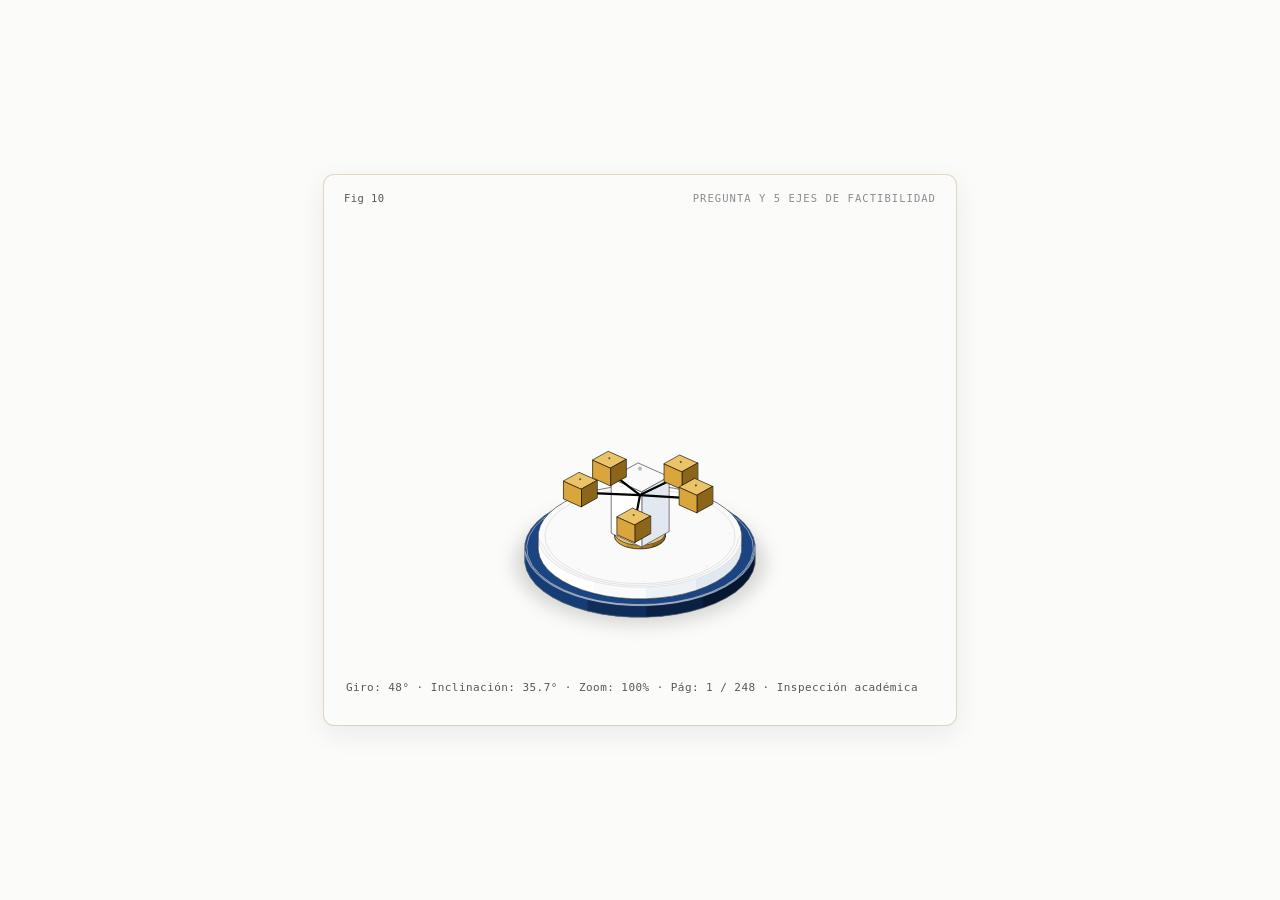
<file: _GUARDADO_SVG_ISOMETRICOS/slides_1_a_25/slide-10.html>
<!doctype html><html lang="en"><head><meta charset="utf-8"><meta name="viewport" content="width=device-width, initial-scale=1"><title>Atril de Tesina · CURZAS UNCo</title><style>
.iso{
  --anatomy-page:#0b0b0b;--anatomy-card:#131313;--anatomy-text:#a3a3a3;--anatomy-strong:#e6e6e6;--anatomy-muted:#6e6e6e;
  --anatomy-paper:#131313;--anatomy-face:#1b1b1b;--anatomy-top:#1c1c1c;
  --anatomy-shade-0:#0f0f0f;--anatomy-shade-1:#121212;--anatomy-shade-2:#151515;--anatomy-shade-3:#181818;
  --anatomy-lit-top:#262626;--anatomy-lit-shade:#1d1d1d;
  --anatomy-hi:#d4d4d4;--anatomy-mid:#6a6a6a;--anatomy-lo:#3e3e3e;--anatomy-faint:#2a2a2a;--anatomy-lit:#ffffff;
  --anatomy-halo:#050505;--anatomy-halo-opacity:.9;--anatomy-dot:#e6e6e6;
  --anatomy-red:#ff6b6b;--anatomy-green:#6be0a0;--anatomy-blue:#6b9bff;
  --anatomy-weight:.6px;--anatomy-ease:cubic-bezier(.32,.72,0,1);
  --anatomy-mono:ui-monospace,"SF Mono",Menlo,Consolas,monospace;
  --anatomy-lift:inset 0 1px 0 0 #ffffff0a,inset 0 0 0 1px #ffffff06,0 0 0 1px #00000026,0 1px 1px -.5px #00000014,0 3px 3px -1.5px #00000014,0 6px 6px -3px #00000014,0 12px 12px -6px #00000014;
}
.iso[data-theme="light"]{
  --anatomy-page:#f2f2ef;--anatomy-card:#fbfbfa;--anatomy-text:#57575a;--anatomy-strong:#18181a;--anatomy-muted:#8c8c90;
  --anatomy-paper:#fbfbfa;--anatomy-face:#ffffff;--anatomy-top:#ffffff;
  --anatomy-shade-0:#dcdcd9;--anatomy-shade-1:#e5e5e2;--anatomy-shade-2:#ededea;--anatomy-shade-3:#f4f4f1;
  --anatomy-lit-top:#ffffff;--anatomy-lit-shade:#eeeeeb;
  --anatomy-hi:#26262a;--anatomy-mid:#8a8a8f;--anatomy-lo:#b4b4b8;--anatomy-faint:#d4d4d6;--anatomy-lit:#000000;
  --anatomy-halo:#8a8a80;--anatomy-halo-opacity:.32;--anatomy-dot:#3a3a3e;
  --anatomy-red:#e5484d;--anatomy-green:#30a46c;--anatomy-blue:#3e63dd;
  --anatomy-lift:inset 0 1px 0 0 #ffffff,0 0 0 1px #0000000f,0 1px 1px -.5px #0000000a,0 3px 3px -1.5px #0000000a,0 6px 6px -3px #0000000a,0 12px 12px -6px #0000000a;
}
.iso-svg{display:block;width:100%;height:auto;overflow:visible}
.iso-svg path,.iso-svg circle{vector-effect:non-scaling-stroke}
.iso-fill{fill:var(--anatomy-paper);stroke:none}
.iso-solid[data-lit]>.iso-fill{fill:var(--anatomy-face)}
.iso-shade,.iso-top{stroke:none}
.iso-shade[data-shade="0"]{fill:var(--anatomy-shade-0)}
.iso-shade[data-shade="1"]{fill:var(--anatomy-shade-1)}
.iso-shade[data-shade="2"]{fill:var(--anatomy-shade-2)}
.iso-shade[data-shade="3"]{fill:var(--anatomy-shade-3)}
.iso-top{fill:var(--anatomy-top)}
.iso-solid[data-lit]>.iso-top{fill:var(--anatomy-lit-top)}
.iso-solid[data-lit]>.iso-shade{fill:var(--anatomy-lit-shade)}
.iso-solid[data-seamless]>.iso-shade,.iso-solid[data-seamless]>.iso-top{stroke-width:.4;stroke-linejoin:round}
.iso-solid[data-seamless]>.iso-shade[data-shade="0"]{stroke:var(--anatomy-shade-0)}
.iso-solid[data-seamless]>.iso-shade[data-shade="1"]{stroke:var(--anatomy-shade-1)}
.iso-solid[data-seamless]>.iso-shade[data-shade="2"]{stroke:var(--anatomy-shade-2)}
.iso-solid[data-seamless]>.iso-shade[data-shade="3"]{stroke:var(--anatomy-shade-3)}
.iso-solid[data-seamless]>.iso-top{stroke:var(--anatomy-top)}
.iso-solid[data-seamless][data-lit]>.iso-top{stroke:var(--anatomy-lit-top)}
.iso-solid[data-seamless][data-lit]>.iso-shade{stroke:var(--anatomy-lit-shade)}
.iso-solid[data-lit]>.iso-edge{stroke:var(--anatomy-lit)}
.iso-halo{fill:var(--anatomy-halo);stroke:none;filter:blur(9px);opacity:var(--anatomy-halo-opacity);transform:translateY(3px)}
.iso-line{fill:none;stroke:var(--anatomy-lo);stroke-width:var(--anatomy-weight);stroke-linecap:round;stroke-linejoin:round}
.iso-line[data-tone="hi"]{stroke:var(--anatomy-hi)}
.iso-line[data-tone="mid"]{stroke:var(--anatomy-mid)}
.iso-line[data-tone="lo"]{stroke:var(--anatomy-lo)}
.iso-line[data-tone="faint"]{stroke:var(--anatomy-faint)}
.iso-line[data-tone="lit"]{stroke:var(--anatomy-lit)}
.iso-line[data-tone="red"]{stroke:var(--anatomy-red)}
.iso-line[data-tone="green"]{stroke:var(--anatomy-green)}
.iso-line[data-tone="blue"]{stroke:var(--anatomy-blue)}
.iso-line[data-dotted]{stroke-dasharray:.01 3.5;stroke-width:1}
.iso-line[data-dashed]{stroke-dasharray:3 3}
.iso-line[data-flow]{stroke-dasharray:2 6}
.iso-wire-end{fill:var(--anatomy-paper);stroke:var(--anatomy-lo);stroke-width:var(--anatomy-weight)}
.iso-wire[data-tone="hi"] .iso-wire-end{stroke:var(--anatomy-hi)}
.iso-wire[data-tone="mid"] .iso-wire-end{stroke:var(--anatomy-mid)}
.iso-wire[data-tone="faint"] .iso-wire-end{stroke:var(--anatomy-faint)}
.iso-wire[data-tone="lit"] .iso-wire-end{stroke:var(--anatomy-lit)}
.iso-dots circle{fill:var(--anatomy-dot);stroke:none;opacity:.32}
.iso-dots[data-tone="hi"] circle{opacity:.85}
.iso-dots[data-tone="mid"] circle{opacity:.45}
.iso-dots[data-tone="lo"] circle{opacity:.22}
.iso-dots[data-tone="faint"] circle{opacity:.12}
.iso-face-text{fill:var(--anatomy-mid);font-family:var(--anatomy-mono);letter-spacing:.04em}
.iso-face-text[data-tone="hi"]{fill:var(--anatomy-hi)}
.iso-face-text[data-tone="lo"]{fill:var(--anatomy-lo)}
.iso-face-text[data-tone="faint"]{fill:var(--anatomy-faint)}
.tb-body{fill:var(--anatomy-shade-2);stroke:none}
.tb-shine{fill:var(--anatomy-top);stroke:none}
.tb-shade{fill:var(--anatomy-shade-0);stroke:none}
.tb-ring{fill:none;stroke:var(--anatomy-lo);stroke-width:.45;stroke-linecap:butt;stroke-linejoin:round}
.tb-ring[data-tone="mid"]{stroke:var(--anatomy-mid)}
.tb-ring[data-tone="faint"]{stroke:var(--anatomy-faint)}
.tb-ring[data-tone="hi"]{stroke:var(--anatomy-hi)}
@keyframes iso-flow{to{stroke-dashoffset:-32}}
@keyframes iso-pulse{0%,100%{opacity:.18}12%{opacity:1}40%{opacity:.18}}
.iso-line[data-flow]{animation:iso-flow 1600ms linear infinite}
.iso-dots circle[data-pulse]{animation:iso-pulse 1600ms steps(1,end) infinite;animation-delay:var(--pulse-at,0ms)}
.iso-figure{margin:32px 0 36px}
.iso-plate{position:relative;padding:52px 24px;border-radius:0;background:var(--anatomy-card);box-shadow:0 0 0 1px var(--anatomy-mid);--anatomy-paper:var(--anatomy-card)}
.iso-plate-corners{position:absolute;inset:18px 20px;pointer-events:none}
.iso-plate-corner{position:absolute;color:var(--anatomy-muted);font-family:var(--anatomy-mono);font-size:10.5px;line-height:1;letter-spacing:.04em;white-space:nowrap}
.iso-plate-corner[data-corner="fig"]{top:0;left:0;color:var(--anatomy-text)}
.iso-plate-corner[data-corner="title"]{top:0;right:0;text-transform:uppercase;letter-spacing:.1em}
.iso-plate-corner[data-corner="hint"]{bottom:0;left:0;text-transform:uppercase;letter-spacing:.1em}
.iso-plate-corner[data-corner="readout"]{right:0;bottom:0;color:var(--anatomy-text);font-variant-numeric:tabular-nums}
.iso-plate .iso-svg{margin:0 auto}
.iso-legend{display:grid;gap:8px;margin-top:12px;color:var(--anatomy-muted);font-size:13px;line-height:1.55}
.iso-keys{display:flex;flex-wrap:wrap;gap:6px 18px}
.iso-key{display:inline-flex;align-items:center;gap:7px}
.iso-swatch{width:16px;height:10px;flex:none;overflow:visible}
.iso-swatch path{fill:none;stroke:var(--anatomy-hi);stroke-width:1;vector-effect:non-scaling-stroke;stroke-linejoin:round;stroke-linecap:round}
.iso-swatch[data-mark="raised"] path,.iso-swatch[data-mark="flat"] path{stroke:var(--anatomy-mid)}
.iso-swatch[data-mark="lit"] path{stroke:var(--anatomy-lit)}
.iso-swatch[data-mark="dim"] path{stroke:var(--anatomy-lo)}
.iso-swatch[data-mark="dotted"] path{stroke-dasharray:.01 3;stroke-width:1.4}
.iso-swatch[data-mark="dashed"] path{stroke-dasharray:3 2.5}
.iso-swatch[data-mark="red"] path{stroke:var(--anatomy-red)}
.iso-swatch[data-mark="green"] path{stroke:var(--anatomy-green)}
.iso-swatch[data-mark="blue"] path{stroke:var(--anatomy-blue)}
.iso-swatch-crease{stroke:var(--anatomy-lo)!important}
@media (max-width:560px){.iso-plate{padding:48px 12px 70px}.iso-plate-corner[data-corner="hint"]{bottom:18px}}
@media (prefers-reduced-motion:reduce){.iso-line[data-flow],.iso-dots circle[data-pulse]{animation:none}}

*{box-sizing:border-box}
html{color-scheme:dark}
body[data-theme="light"]{color-scheme:light}
body{margin:0;background:var(--anatomy-page);color:var(--anatomy-text);font:14px/1.6 ui-sans-serif,system-ui,-apple-system,"Segoe UI",sans-serif;-webkit-font-smoothing:antialiased}
.iso-page{width:min(650px,100% - 32px);margin:64px auto 96px}
</style></head><body class="iso" data-theme="light"><main class="iso-page"><style>

/* Cuero Encuadernado Azul UNCo */
.tfg-leather > .iso-fill { fill: #0a192f; }
.tfg-leather > .iso-top { fill: #132a4e; }
.tfg-leather > .iso-shade[data-shade="0"] { fill: #061120; }
.tfg-leather > .iso-shade[data-shade="1"] { fill: #0b1c36; }
.tfg-leather > .iso-shade[data-shade="2"] { fill: #102444; }
.tfg-leather > .iso-shade[data-shade="3"] { fill: #17325c; }

body[data-theme="light"] .tfg-leather > .iso-fill,
.iso[data-theme="light"] .tfg-leather > .iso-fill { fill: #12305a; }
body[data-theme="light"] .tfg-leather > .iso-top,
.iso[data-theme="light"] .tfg-leather > .iso-top { fill: #1f4782; }
body[data-theme="light"] .tfg-leather > .iso-shade[data-shade="0"],
.iso[data-theme="light"] .tfg-leather > .iso-shade[data-shade="0"] { fill: #0a1e3b; }
body[data-theme="light"] .tfg-leather > .iso-shade[data-shade="1"],
.iso[data-theme="light"] .tfg-leather > .iso-shade[data-shade="1"] { fill: #102b52; }
body[data-theme="light"] .tfg-leather > .iso-shade[data-shade="2"],
.iso[data-theme="light"] .tfg-leather > .iso-shade[data-shade="2"] { fill: #163768; }
body[data-theme="light"] .tfg-leather > .iso-shade[data-shade="3"],
.iso[data-theme="light"] .tfg-leather > .iso-shade[data-shade="3"] { fill: #1c447f; }

/* Base Plinto Circular Azul UNCo */
.tfg-base-plinth > .iso-fill { fill: #0f2d59; }
.tfg-base-plinth > .iso-top { fill: #1b4582; }
.tfg-base-plinth > .iso-shade[data-shade="0"] { fill: #071730; }
.tfg-base-plinth > .iso-shade[data-shade="1"] { fill: #0a2144; }
.tfg-base-plinth > .iso-shade[data-shade="2"] { fill: #0f2d59; }
.tfg-base-plinth > .iso-shade[data-shade="3"] { fill: #153c75; }

/* Base Podio Superior de Mármol Blanco Biselado */
.tfg-base-podium > .iso-fill { fill: #ffffff; }
.tfg-base-podium > .iso-top { fill: #fafafa; }
.tfg-base-podium > .iso-shade[data-shade="0"] { fill: #e2e8f0; }
.tfg-base-podium > .iso-shade[data-shade="1"] { fill: #edf2f7; }
.tfg-base-podium > .iso-shade[data-shade="2"] { fill: #f8fafc; }
.tfg-base-podium > .iso-shade[data-shade="3"] { fill: #ffffff; }

/* Hojas de Pergamino Marfil */
.tfg-page > .iso-fill { fill: #202025; }
.tfg-page > .iso-top { fill: #2a2a30; }
.tfg-page > .iso-shade[data-shade="0"] { fill: #17171a; }
.tfg-page > .iso-shade[data-shade="1"] { fill: #1d1d22; }
.tfg-page > .iso-shade[data-shade="2"] { fill: #232328; }
.tfg-page > .iso-shade[data-shade="3"] { fill: #28282e; }

body[data-theme="light"] .tfg-page > .iso-fill,
.iso[data-theme="light"] .tfg-page > .iso-fill { fill: #faf8f5 !important; }
body[data-theme="light"] .tfg-page > .iso-top,
.iso[data-theme="light"] .tfg-page > .iso-top { fill: #ffffff !important; }
body[data-theme="light"] .tfg-page > .iso-shade[data-shade="0"],
.iso[data-theme="light"] .tfg-page > .iso-shade[data-shade="0"] { fill: #ede7dc !important; }
body[data-theme="light"] .tfg-page > .iso-shade[data-shade="1"],
.iso[data-theme="light"] .tfg-page > .iso-shade[data-shade="1"] { fill: #f2eee5 !important; }
body[data-theme="light"] .tfg-page > .iso-shade[data-shade="2"],
.iso[data-theme="light"] .tfg-page > .iso-shade[data-shade="2"] { fill: #f6f3ed !important; }
body[data-theme="light"] .tfg-page > .iso-shade[data-shade="3"],
.iso[data-theme="light"] .tfg-page > .iso-shade[data-shade="3"] { fill: #faf8f5 !important; }

/* Madera Noble */
.tfg-wood > .iso-fill { fill: #4a3328; }
.tfg-wood > .iso-top { fill: #654637; }
.tfg-wood > .iso-shade[data-shade="0"] { fill: #36241b; }
.tfg-wood > .iso-shade[data-shade="1"] { fill: #422d22; }
.tfg-wood > .iso-shade[data-shade="2"] { fill: #54392b; }
.tfg-wood > .iso-shade[data-shade="3"] { fill: #5e4131; }

/* Bronce / Oro Pulido */
.tfg-brass > .iso-fill { fill: #c89632; }
.tfg-brass > .iso-top { fill: #ecc468; }
.tfg-brass > .iso-shade[data-shade="0"] { fill: #8a651a; }
.tfg-brass > .iso-shade[data-shade="1"] { fill: #a57c24; }
.tfg-brass > .iso-shade[data-shade="2"] { fill: #be902d; }
.tfg-brass > .iso-shade[data-shade="3"] { fill: #d8a63c; }

/* Cantos Dorados */
.tfg-gilt > .iso-fill { fill: #d4af37; }
.tfg-gilt > .iso-top { fill: #f3e5ab; }
.tfg-gilt > .iso-shade[data-shade="0"] { fill: #8c7322; }
.tfg-gilt > .iso-shade[data-shade="1"] { fill: #b2932f; }
.tfg-gilt > .iso-shade[data-shade="2"] { fill: #c5a435; }
.tfg-gilt > .iso-shade[data-shade="3"] { fill: #e0be42; }

/* Cinta Dorada */
.tfg-ribbon {
  fill: none;
  stroke: #e6b422;
  stroke-width: 2.4px;
  stroke-linecap: round;
  stroke-linejoin: round;
}
.tfg-gold-line {
  fill: none;
  stroke: #ecc468;
  stroke-width: 1.4px;
}

html { color-scheme: light; }
body[data-theme="dark"], html[data-theme="dark"] { color-scheme: dark; }
html, body {
  background: var(--anatomy-card) !important;
  margin: 0 !important;
  padding: 0 !important;
  overflow: hidden !important;
  height: 100%;
  width: 100%;
  display: flex;
  align-items: center;
  justify-content: center;
}
.iso-page {
  width: 100% !important;
  max-width: 640px !important;
  margin: 0 auto !important;
  padding: 0 4px !important;
}
.iso-figure { margin: 0 !important; }
.iso-plate {
  padding: 38px 18px 46px !important;
  border-radius: 10px !important;
  box-shadow: 0 8px 28px rgba(15, 23, 42, 0.08), 0 0 0 1px rgba(180, 131, 36, 0.25) !important;
  background: var(--anatomy-card) !important;
}
.iso-plate-corner[data-corner="hint"] { display: none !important; }
.iso-plate-corner[data-corner="readout"] {
  right: 18px !important;
  bottom: 14px !important;
  font-size: 11px !important;
  white-space: nowrap !important;
}
.iso-legend { display: none !important; }
</style><figure class="iso-figure"><div class="iso-plate"><div class="iso-plate-corners" aria-hidden="true"><span class="iso-plate-corner" data-corner="fig">Fig 10</span><span class="iso-plate-corner" data-corner="title">Atril de Tesina · CURZAS UNCo</span><span class="iso-plate-corner" data-corner="hint">Giro 360° · Arrastra · Rueda Zoom</span><span class="iso-plate-corner" data-corner="readout" data-readout>Giro: 42° · Inclinación: 32.0° · Zoom: 100% · Pág: 1 / 248 · Defensa iniciada</span></div><div class="iso-stage" tabindex="0" role="region" aria-label="Atril de Tesina · CURZAS UNCo"><svg xmlns="http://www.w3.org/2000/svg" class="iso-svg" viewBox="0 0 640 500" role="img" aria-label="Dispositivo Isométrico 3D de la Defensa de Tesina (Licenciatura en Gestión de Recursos Humanos, CURZAS — Universidad Nacional del Comahue). Ensamblado con la Fábrica Modular sobre el podio circular de mármol y base azul UNCo."><g class="tfg-base-group"><path class="iso-halo" d="M410.2 422.4L396.4 427.9L381.2 432.4L365 435.9L348 438.3L330.6 439.5L312.9 439.7L295.4 438.6L278.3 436.5L261.9 433.2L246.5 428.9L232.4 423.6L219.8 417.4L208.8 410.5L199.8 402.9L192.9 394.8L188.1 386.3L185.5 377.6L185.3 368.8L187.4 360L191.7 351.5L198.3 343.3L206.9 335.6L217.4 328.5L229.8 322.2L243.6 316.7L258.8 312.2L275 308.7L292 306.4L309.4 305.1L327.1 305L344.6 306L361.7 308.2L378.1 311.4L393.5 315.8L407.6 321L420.2 327.2L431.2 334.1L440.2 341.7L447.1 349.8L451.9 358.3L454.5 367L454.7 375.8L452.6 384.6L448.3 393.2L441.7 401.3L433.1 409L422.6 416.1Z"/><g class="iso-solid tfg-base-plinth"><path class="iso-fill" d="M196.2 356.4L198.1 348.4L202.1 340.5L208.1 333L216.1 325.9L225.8 319.4L237.1 313.6L249.8 308.6L263.7 304.5L278.6 301.3L294.2 299.1L310.3 297.9L326.5 297.8L342.6 298.8L358.3 300.8L373.4 303.8L387.5 307.7L400.5 312.6L412.1 318.2L422.1 324.6L430.4 331.6L436.8 339L441.2 346.8L443.6 354.8L443.8 362.9L443.8 375.6L441.9 383.6L437.9 391.5L431.9 399L423.9 406.1L414.2 412.6L402.9 418.4L390.2 423.4L376.3 427.5L361.4 430.7L345.8 432.9L329.7 434.1L313.5 434.2L297.4 433.2L281.7 431.3L266.6 428.2L252.5 424.3L239.5 419.4L227.9 413.8L217.9 407.4L209.6 400.4L203.2 393L198.8 385.2L196.4 377.2L196.2 369.1Z"/><path class="iso-shade" data-shade="0" d="M402.9 418.4L390.2 423.4L390.2 410.8L402.9 405.7ZM390.2 423.4L376.3 427.5L376.3 414.9L390.2 410.8ZM443.8 375.6L441.9 383.6L441.9 371L443.8 362.9ZM441.9 383.6L437.9 391.5L437.9 378.8L441.9 371ZM437.9 391.5L431.9 399L431.9 386.4L437.9 378.8ZM431.9 399L423.9 406.1L423.9 393.4L431.9 386.4ZM423.9 406.1L414.2 412.6L414.2 399.9L423.9 393.4ZM414.2 412.6L402.9 418.4L402.9 405.7L414.2 399.9Z"/><path class="iso-shade" data-shade="1" d="M376.3 427.5L361.4 430.7L361.4 418.1L376.3 414.9ZM361.4 430.7L345.8 432.9L345.8 420.3L361.4 418.1ZM345.8 432.9L329.7 434.1L329.7 421.5L345.8 420.3ZM329.7 434.1L313.5 434.2L313.5 421.6L329.7 421.5Z"/><path class="iso-shade" data-shade="2" d="M313.5 434.2L297.4 433.2L297.4 420.6L313.5 421.6ZM297.4 433.2L281.7 431.3L281.7 418.6L297.4 420.6ZM281.7 431.3L266.6 428.2L266.6 415.6L281.7 418.6ZM266.6 428.2L252.5 424.3L252.5 411.7L266.6 415.6Z"/><path class="iso-shade" data-shade="3" d="M252.5 424.3L239.5 419.4L239.5 406.8L252.5 411.7ZM239.5 419.4L227.9 413.8L227.9 401.2L239.5 406.8ZM227.9 413.8L217.9 407.4L217.9 394.8L227.9 401.2ZM217.9 407.4L209.6 400.4L209.6 387.8L217.9 394.8ZM209.6 400.4L203.2 393L203.2 380.4L209.6 387.8ZM203.2 393L198.8 385.2L198.8 372.6L203.2 380.4ZM198.8 385.2L196.4 377.2L196.4 364.6L198.8 372.6ZM196.4 377.2L196.2 369.1L196.2 356.4L196.4 364.6Z"/><path class="iso-top" d="M402.9 405.7L390.2 410.8L376.3 414.9L361.4 418.1L345.8 420.3L329.7 421.5L313.5 421.6L297.4 420.6L281.7 418.6L266.6 415.6L252.5 411.7L239.5 406.8L227.9 401.2L217.9 394.8L209.6 387.8L203.2 380.4L198.8 372.6L196.4 364.6L196.2 356.4L198.1 348.4L202.1 340.5L208.1 333L216.1 325.9L225.8 319.4L237.1 313.6L249.8 308.6L263.7 304.5L278.6 301.3L294.2 299.1L310.3 297.9L326.5 297.8L342.6 298.8L358.3 300.8L373.4 303.8L387.5 307.7L400.5 312.6L412.1 318.2L422.1 324.6L430.4 331.6L436.8 339L441.2 346.8L443.6 354.8L443.8 362.9L441.9 371L437.9 378.8L431.9 386.4L423.9 393.4L414.2 399.9Z"/><path class="iso-line iso-crease" data-tone="faint" d="M443.8 362.9L441.9 371L437.9 378.8L431.9 386.4L423.9 393.4L414.2 399.9L402.9 405.7L390.2 410.8L376.3 414.9L361.4 418.1L345.8 420.3L329.7 421.5L313.5 421.6L297.4 420.6L281.7 418.6L266.6 415.6L252.5 411.7L239.5 406.8L227.9 401.2L217.9 394.8L209.6 387.8L203.2 380.4L198.8 372.6L196.4 364.6L196.2 356.4"/><path class="iso-line iso-bevel" data-tone="faint" d="M443.8 362.9L440.8 370.9L436.8 378.7L430.9 386.1L423 393.1L413.4 399.6L402.2 405.3L389.6 410.3L375.8 414.4L361 417.6L345.5 419.8L329.6 420.9L313.6 421L297.6 420.1L282 418.1L267.1 415.1L253.1 411.2L240.2 406.4L228.7 400.8L218.8 394.5L210.5 387.6L204.2 380.2L199.8 372.5L197.5 364.5L196.2 356.4"/><path class="iso-line iso-edge" data-tone="mid" d="M196.2 356.4L198.1 348.4L202.1 340.5L208.1 333L216.1 325.9L225.8 319.4L237.1 313.6L249.8 308.6L263.7 304.5L278.6 301.3L294.2 299.1L310.3 297.9L326.5 297.8L342.6 298.8L358.3 300.8L373.4 303.8L387.5 307.7L400.5 312.6L412.1 318.2L422.1 324.6L430.4 331.6L436.8 339L441.2 346.8L443.6 354.8L443.8 362.9M443.8 375.6L441.9 383.6L437.9 391.5L431.9 399L423.9 406.1L414.2 412.6L402.9 418.4L390.2 423.4L376.3 427.5L361.4 430.7L345.8 432.9L329.7 434.1L313.5 434.2L297.4 433.2L281.7 431.3L266.6 428.2L252.5 424.3L239.5 419.4L227.9 413.8L217.9 407.4L209.6 400.4L203.2 393L198.8 385.2L196.4 377.2L196.2 369.1M196.2 356.4L196.2 369.1M443.8 362.9L443.8 375.6"/></g><path class="iso-line" data-tone="faint" d="M401.5 404.9L384.5 411.3L365.6 416.1L345.3 419.2L324.2 420.5L303.1 420L282.4 417.6L262.8 413.4L245 407.7L229.5 400.4L216.7 391.9L207.1 382.5L200.9 372.3L198.3 361.8L199.4 351.2L204.2 340.9L212.5 331.1L224.1 322.2L238.5 314.4L255.5 308.1L274.4 303.2L294.7 300.1L315.8 298.8L336.9 299.4L357.6 301.8L377.2 305.9L395 311.7L410.5 319L423.3 327.4L432.9 336.9L439.1 347L441.7 357.6L440.6 368.2L435.8 378.5L427.5 388.3L415.9 397.2Z"/><g class="iso-solid tfg-base-podium"><path class="iso-fill" d="M210.8 344.2L212.5 337.1L216 330.2L221.3 323.5L228.3 317.3L236.8 311.5L246.8 306.4L258.1 302L270.4 298.3L283.5 295.5L297.3 293.6L311.4 292.6L325.7 292.5L339.9 293.3L353.8 295.1L367.1 297.7L379.6 301.2L391 305.5L401.3 310.5L410.1 316.1L417.4 322.2L423.1 328.8L427 335.7L429 342.8L429.2 349.9L429.2 362.6L427.5 369.7L424 376.6L418.7 383.2L411.7 389.5L403.2 395.2L393.2 400.3L381.9 404.8L369.6 408.4L356.5 411.2L342.7 413.2L328.6 414.2L314.3 414.3L300.1 413.5L286.2 411.7L272.9 409L260.4 405.5L249 401.3L238.7 396.3L229.9 390.7L222.6 384.5L216.9 377.9L213 371.1L211 364L210.8 356.8Z"/><path class="iso-shade" data-shade="0" d="M393.2 400.3L381.9 404.8L381.9 392.1L393.2 387.7ZM381.9 404.8L369.6 408.4L369.6 395.8L381.9 392.1ZM429.2 362.6L427.5 369.7L427.5 357L429.2 349.9ZM427.5 369.7L424 376.6L424 364L427.5 357ZM424 376.6L418.7 383.2L418.7 370.6L424 364ZM418.7 383.2L411.7 389.5L411.7 376.8L418.7 370.6ZM411.7 389.5L403.2 395.2L403.2 382.6L411.7 376.8ZM403.2 395.2L393.2 400.3L393.2 387.7L403.2 382.6Z"/><path class="iso-shade" data-shade="1" d="M369.6 408.4L356.5 411.2L356.5 398.6L369.6 395.8ZM356.5 411.2L342.7 413.2L342.7 400.5L356.5 398.6ZM342.7 413.2L328.6 414.2L328.6 401.6L342.7 400.5ZM328.6 414.2L314.3 414.3L314.3 401.7L328.6 401.6Z"/><path class="iso-shade" data-shade="2" d="M314.3 414.3L300.1 413.5L300.1 400.8L314.3 401.7ZM300.1 413.5L286.2 411.7L286.2 399.1L300.1 400.8ZM286.2 411.7L272.9 409L272.9 396.4L286.2 399.1ZM272.9 409L260.4 405.5L260.4 392.9L272.9 396.4Z"/><path class="iso-shade" data-shade="3" d="M260.4 405.5L249 401.3L249 388.6L260.4 392.9ZM249 401.3L238.7 396.3L238.7 383.6L249 388.6ZM238.7 396.3L229.9 390.7L229.9 378L238.7 383.6ZM229.9 390.7L222.6 384.5L222.6 371.9L229.9 378ZM222.6 384.5L216.9 377.9L216.9 365.3L222.6 371.9ZM216.9 377.9L213 371.1L213 358.4L216.9 365.3ZM213 371.1L211 364L211 351.4L213 358.4ZM211 364L210.8 356.8L210.8 344.2L211 351.4Z"/><path class="iso-top" d="M393.2 387.7L381.9 392.1L369.6 395.8L356.5 398.6L342.7 400.5L328.6 401.6L314.3 401.7L300.1 400.8L286.2 399.1L272.9 396.4L260.4 392.9L249 388.6L238.7 383.6L229.9 378L222.6 371.9L216.9 365.3L213 358.4L211 351.4L210.8 344.2L212.5 337.1L216 330.2L221.3 323.5L228.3 317.3L236.8 311.5L246.8 306.4L258.1 302L270.4 298.3L283.5 295.5L297.3 293.6L311.4 292.6L325.7 292.5L339.9 293.3L353.8 295.1L367.1 297.7L379.6 301.2L391 305.5L401.3 310.5L410.1 316.1L417.4 322.2L423.1 328.8L427 335.7L429 342.8L429.2 349.9L427.5 357L424 364L418.7 370.6L411.7 376.8L403.2 382.6Z"/><path class="iso-line iso-crease" data-tone="faint" d="M429.2 349.9L427.5 357L424 364L418.7 370.6L411.7 376.8L403.2 382.6L393.2 387.7L381.9 392.1L369.6 395.8L356.5 398.6L342.7 400.5L328.6 401.6L314.3 401.7L300.1 400.8L286.2 399.1L272.9 396.4L260.4 392.9L249 388.6L238.7 383.6L229.9 378L222.6 371.9L216.9 365.3L213 358.4L211 351.4L210.8 344.2"/><path class="iso-line iso-bevel" data-tone="faint" d="M429.2 349.9L423.9 356.7L420.5 363.4L415.4 369.8L408.7 375.8L400.4 381.4L390.7 386.3L379.9 390.6L368 394.2L355.3 396.9L342 398.8L328.3 399.8L314.5 399.8L300.7 399L287.3 397.3L274.5 394.8L262.4 391.4L251.3 387.3L241.4 382.4L232.9 377L225.8 371.1L220.4 364.7L216.6 358.1L214.6 351.2L210.8 344.2"/><path class="iso-line iso-edge" data-tone="hi" d="M210.8 344.2L212.5 337.1L216 330.2L221.3 323.5L228.3 317.3L236.8 311.5L246.8 306.4L258.1 302L270.4 298.3L283.5 295.5L297.3 293.6L311.4 292.6L325.7 292.5L339.9 293.3L353.8 295.1L367.1 297.7L379.6 301.2L391 305.5L401.3 310.5L410.1 316.1L417.4 322.2L423.1 328.8L427 335.7L429 342.8L429.2 349.9M429.2 362.6L427.5 369.7L424 376.6L418.7 383.2L411.7 389.5L403.2 395.2L393.2 400.3L381.9 404.8L369.6 408.4L356.5 411.2L342.7 413.2L328.6 414.2L314.3 414.3L300.1 413.5L286.2 411.7L272.9 409L260.4 405.5L249 401.3L238.7 396.3L229.9 390.7L222.6 384.5L216.9 377.9L213 371.1L211 364L210.8 356.8M210.8 344.2L210.8 356.8M429.2 349.9L429.2 362.6"/></g><path class="iso-line" data-tone="faint" d="M388.3 385L374.1 390.3L358.2 394.4L341.2 397L323.6 398.1L305.8 397.6L288.5 395.6L272.1 392.1L257.2 387.3L244.1 381.2L233.4 374.1L225.4 366.2L220.2 357.7L218 348.8L218.9 340L222.9 331.3L229.9 323.1L239.6 315.6L251.7 309.1L265.9 303.8L281.8 299.7L298.8 297.1L316.4 296.1L334.2 296.5L351.5 298.5L367.9 302L382.8 306.8L395.9 312.9L406.6 320L414.6 327.9L419.8 336.5L422 345.3L421.1 354.2L417.1 362.8L410.1 371L400.4 378.5Z"/><g class="iso-solid tfg-brass"><path class="iso-fill" d="M292.7 343.6L292.9 341.2L294 338.9L295.9 336.7L298.5 334.7L301.7 333L305.5 331.5L309.8 330.4L314.3 329.7L319 329.5L323.8 329.6L328.4 330.1L332.8 331L336.8 332.3L340.3 334L343.2 335.9L345.3 338L346.7 340.3L347.3 342.6L347.3 346.6L347.1 349L346 351.3L344.1 353.5L341.5 355.5L338.3 357.2L334.5 358.7L330.2 359.7L325.7 360.4L321 360.7L316.2 360.6L311.6 360.1L307.2 359.1L303.2 357.8L299.7 356.2L296.8 354.3L294.7 352.2L293.3 349.9L292.7 347.5Z"/><path class="iso-shade" data-shade="0" d="M338.3 357.2L334.5 358.7L334.5 354.7L338.3 353.3ZM347.3 346.6L347.1 349L347.1 345L347.3 342.6ZM347.1 349L346 351.3L346 347.3L347.1 345ZM346 351.3L344.1 353.5L344.1 349.5L346 347.3ZM344.1 353.5L341.5 355.5L341.5 351.5L344.1 349.5ZM341.5 355.5L338.3 357.2L338.3 353.3L341.5 351.5Z"/><path class="iso-shade" data-shade="1" d="M334.5 358.7L330.2 359.7L330.2 355.8L334.5 354.7ZM330.2 359.7L325.7 360.4L325.7 356.5L330.2 355.8ZM325.7 360.4L321 360.7L321 356.8L325.7 356.5Z"/><path class="iso-shade" data-shade="2" d="M321 360.7L316.2 360.6L316.2 356.7L321 356.8ZM316.2 360.6L311.6 360.1L311.6 356.1L316.2 356.7ZM311.6 360.1L307.2 359.1L307.2 355.2L311.6 356.1Z"/><path class="iso-shade" data-shade="3" d="M307.2 359.1L303.2 357.8L303.2 353.9L307.2 355.2ZM303.2 357.8L299.7 356.2L299.7 352.3L303.2 353.9ZM299.7 356.2L296.8 354.3L296.8 350.4L299.7 352.3ZM296.8 354.3L294.7 352.2L294.7 348.2L296.8 350.4ZM294.7 352.2L293.3 349.9L293.3 346L294.7 348.2ZM293.3 349.9L292.7 347.5L292.7 343.6L293.3 346Z"/><path class="iso-top" d="M338.3 353.3L334.5 354.7L330.2 355.8L325.7 356.5L321 356.8L316.2 356.7L311.6 356.1L307.2 355.2L303.2 353.9L299.7 352.3L296.8 350.4L294.7 348.2L293.3 346L292.7 343.6L292.9 341.2L294 338.9L295.9 336.7L298.5 334.7L301.7 333L305.5 331.5L309.8 330.4L314.3 329.7L319 329.5L323.8 329.6L328.4 330.1L332.8 331L336.8 332.3L340.3 334L343.2 335.9L345.3 338L346.7 340.3L347.3 342.6L347.1 345L346 347.3L344.1 349.5L341.5 351.5Z"/><path class="iso-line iso-crease" data-tone="faint" d="M347.3 342.6L347.1 345L346 347.3L344.1 349.5L341.5 351.5L338.3 353.3L334.5 354.7L330.2 355.8L325.7 356.5L321 356.8L316.2 356.7L311.6 356.1L307.2 355.2L303.2 353.9L299.7 352.3L296.8 350.4L294.7 348.2L293.3 346L292.7 343.6"/><path class="iso-line iso-bevel" data-tone="faint" d="M347.3 342.6L346.4 345L345.3 347.2L343.5 349.4L341 351.3L337.8 353L334.1 354.4L330 355.5L325.5 356.1L320.9 356.4L316.3 356.3L311.8 355.8L307.5 354.9L303.6 353.6L300.2 352L297.4 350.2L295.3 348.1L294 345.9L292.7 343.6"/><path class="iso-line iso-edge" data-tone="lit" d="M292.7 343.6L292.9 341.2L294 338.9L295.9 336.7L298.5 334.7L301.7 333L305.5 331.5L309.8 330.4L314.3 329.7L319 329.5L323.8 329.6L328.4 330.1L332.8 331L336.8 332.3L340.3 334L343.2 335.9L345.3 338L346.7 340.3L347.3 342.6M347.3 346.6L347.1 349L346 351.3L344.1 353.5L341.5 355.5L338.3 357.2L334.5 358.7L330.2 359.7L325.7 360.4L321 360.7L316.2 360.6L311.6 360.1L307.2 359.1L303.2 357.8L299.7 356.2L296.8 354.3L294.7 352.2L293.3 349.9L292.7 347.5M292.7 343.6L292.7 347.5M347.3 342.6L347.3 346.6"/></g><path class="iso-line" data-tone="lit" d="M338.3 353.3L332.4 355.3L325.7 356.5L318.6 356.8L311.6 356.1L305.1 354.6L299.7 352.3L295.6 349.3L293.3 346L292.7 342.4L294 338.9L297.1 335.7L301.7 333L307.6 330.9L314.3 329.7L321.4 329.5L328.4 330.1L334.9 331.7L340.3 334L344.4 336.9L346.7 340.3L347.3 343.8L346 347.3L342.9 350.6Z"/><g class="iso-dots" data-tone="mid"><circle cx="384.6" cy="383" r="0.45"/><circle cx="314.9" cy="395.3" r="0.45"/><circle cx="248.2" cy="379.4" r="0.45"/><circle cx="223.5" cy="344.5" r="0.45"/><circle cx="255.4" cy="311.2" r="0.45"/><circle cx="325.1" cy="298.8" r="0.45"/><circle cx="391.8" cy="314.7" r="0.45"/><circle cx="416.5" cy="349.6" r="0.45"/></g></g><g class="tfg-pedestal-group"><g class="iso-solid tfg-brass"><path class="iso-fill" d="M272.7 335.6L273.6 331.9L275.8 328.3L279 325L283.2 321.9L288.3 319.2L294.2 316.9L300.7 315.2L307.7 313.9L315 313.2L322.5 313.1L329.9 313.6L337 314.7L343.7 316.3L349.8 318.4L355.2 320.9L359.7 323.9L363.3 327.2L365.8 330.7L367.1 334.3L367.3 338L367.3 344.4L366.4 348L364.2 351.6L361 355L356.8 358L351.7 360.7L345.8 363L339.3 364.8L332.3 366L325 366.7L317.5 366.8L310.1 366.3L303 365.2L296.3 363.6L290.2 361.5L284.8 359L280.3 356L276.7 352.8L274.2 349.2L272.9 345.6L272.7 341.9Z"/><path class="iso-shade" data-shade="0" d="M351.7 360.7L345.8 363L345.8 356.7L351.7 354.4ZM367.3 344.4L366.4 348L366.4 341.7L367.3 338ZM366.4 348L364.2 351.6L364.2 345.3L366.4 341.7ZM364.2 351.6L361 355L361 348.6L364.2 345.3ZM361 355L356.8 358L356.8 351.7L361 348.6ZM356.8 358L351.7 360.7L351.7 354.4L356.8 351.7Z"/><path class="iso-shade" data-shade="1" d="M345.8 363L339.3 364.8L339.3 358.4L345.8 356.7ZM339.3 364.8L332.3 366L332.3 359.7L339.3 358.4ZM332.3 366L325 366.7L325 360.4L332.3 359.7ZM325 366.7L317.5 366.8L317.5 360.5L325 360.4Z"/><path class="iso-shade" data-shade="2" d="M317.5 366.8L310.1 366.3L310.1 360L317.5 360.5ZM310.1 366.3L303 365.2L303 358.9L310.1 360ZM303 365.2L296.3 363.6L296.3 357.3L303 358.9Z"/><path class="iso-shade" data-shade="3" d="M296.3 363.6L290.2 361.5L290.2 355.2L296.3 357.3ZM290.2 361.5L284.8 359L284.8 352.7L290.2 355.2ZM284.8 359L280.3 356L280.3 349.7L284.8 352.7ZM280.3 356L276.7 352.8L276.7 346.4L280.3 349.7ZM276.7 352.8L274.2 349.2L274.2 342.9L276.7 346.4ZM274.2 349.2L272.9 345.6L272.9 339.3L274.2 342.9ZM272.9 345.6L272.7 341.9L272.7 335.6L272.9 339.3Z"/><path class="iso-top" d="M351.7 354.4L345.8 356.7L339.3 358.4L332.3 359.7L325 360.4L317.5 360.5L310.1 360L303 358.9L296.3 357.3L290.2 355.2L284.8 352.7L280.3 349.7L276.7 346.4L274.2 342.9L272.9 339.3L272.7 335.6L273.6 331.9L275.8 328.3L279 325L283.2 321.9L288.3 319.2L294.2 316.9L300.7 315.2L307.7 313.9L315 313.2L322.5 313.1L329.9 313.6L337 314.7L343.7 316.3L349.8 318.4L355.2 320.9L359.7 323.9L363.3 327.2L365.8 330.7L367.1 334.3L367.3 338L366.4 341.7L364.2 345.3L361 348.6L356.8 351.7Z"/><path class="iso-line iso-crease" data-tone="faint" d="M367.3 338L366.4 341.7L364.2 345.3L361 348.6L356.8 351.7L351.7 354.4L345.8 356.7L339.3 358.4L332.3 359.7L325 360.4L317.5 360.5L310.1 360L303 358.9L296.3 357.3L290.2 355.2L284.8 352.7L280.3 349.7L276.7 346.4L274.2 342.9L272.9 339.3L272.7 335.6"/><path class="iso-line iso-bevel" data-tone="faint" d="M367.3 338L365.3 341.6L363.2 345.1L360.1 348.4L356 351.4L351 354L345.2 356.2L338.8 357.9L332 359.2L324.8 359.8L317.6 359.9L310.4 359.4L303.4 358.4L296.9 356.8L290.9 354.8L285.6 352.3L281.2 349.4L277.7 346.2L275.3 342.8L274 339.2L272.7 335.6"/><path class="iso-line iso-edge" data-tone="mid" d="M272.7 335.6L273.6 331.9L275.8 328.3L279 325L283.2 321.9L288.3 319.2L294.2 316.9L300.7 315.2L307.7 313.9L315 313.2L322.5 313.1L329.9 313.6L337 314.7L343.7 316.3L349.8 318.4L355.2 320.9L359.7 323.9L363.3 327.2L365.8 330.7L367.1 334.3L367.3 338M367.3 344.4L366.4 348L364.2 351.6L361 355L356.8 358L351.7 360.7L345.8 363L339.3 364.8L332.3 366L325 366.7L317.5 366.8L310.1 366.3L303 365.2L296.3 363.6L290.2 361.5L284.8 359L280.3 356L276.7 352.8L274.2 349.2L272.9 345.6L272.7 341.9M272.7 335.6L272.7 341.9M367.3 338L367.3 344.4"/></g><path class="iso-line" data-tone="lo" d="M346.8 351.7L340.5 354L333.4 355.7L325.8 356.6L317.9 356.8L310.1 356.2L302.7 354.9L296 352.9L290.2 350.2L285.5 347.1L282.2 343.5L280.3 339.7L280 335.8L281.1 331.9L283.8 328.2L287.9 324.8L293.2 321.9L299.5 319.6L306.6 317.9L314.2 317L322.1 316.8L329.9 317.4L337.3 318.7L344 320.7L349.8 323.4L354.5 326.6L357.8 330.1L359.7 333.9L360 337.9L358.9 341.7L356.2 345.4L352.1 348.8Z"/><g class="iso-solid"><path class="iso-fill" d="M287.2 296.3L287.5 293.5L288.8 290.7L291 288.1L294.1 285.7L298 283.6L302.6 281.9L307.7 280.6L313.2 279.7L318.9 279.4L324.6 279.5L330.1 280.2L335.4 281.3L340.2 282.8L344.4 284.8L347.8 287.1L350.4 289.6L352.1 292.4L352.8 295.2L352.8 336.2L352.5 339.1L351.2 341.9L349 344.5L345.9 346.9L342 349L337.4 350.7L332.3 352L326.8 352.8L321.1 353.2L315.4 353L309.9 352.4L304.6 351.3L299.8 349.7L295.6 347.8L292.2 345.5L289.6 342.9L287.9 340.2L287.2 337.4Z"/><path class="iso-shade" data-shade="0" d="M342 349L337.4 350.7L337.4 309.7L342 308ZM352.8 336.2L352.5 339.1L352.5 298L352.8 295.2ZM352.5 339.1L351.2 341.9L351.2 300.8L352.5 298ZM351.2 341.9L349 344.5L349 303.5L351.2 300.8ZM349 344.5L345.9 346.9L345.9 305.9L349 303.5ZM345.9 346.9L342 349L342 308L345.9 305.9Z"/><path class="iso-shade" data-shade="1" d="M337.4 350.7L332.3 352L332.3 311L337.4 309.7ZM332.3 352L326.8 352.8L326.8 311.8L332.3 311ZM326.8 352.8L321.1 353.2L321.1 312.2L326.8 311.8Z"/><path class="iso-shade" data-shade="2" d="M321.1 353.2L315.4 353L315.4 312L321.1 312.2ZM315.4 353L309.9 352.4L309.9 311.4L315.4 312ZM309.9 352.4L304.6 351.3L304.6 310.2L309.9 311.4Z"/><path class="iso-shade" data-shade="3" d="M304.6 351.3L299.8 349.7L299.8 308.7L304.6 310.2ZM299.8 349.7L295.6 347.8L295.6 306.7L299.8 308.7ZM295.6 347.8L292.2 345.5L292.2 304.5L295.6 306.7ZM292.2 345.5L289.6 342.9L289.6 301.9L292.2 304.5ZM289.6 342.9L287.9 340.2L287.9 299.2L289.6 301.9ZM287.9 340.2L287.2 337.4L287.2 296.3L287.9 299.2Z"/><path class="iso-top" d="M342 308L337.4 309.7L332.3 311L326.8 311.8L321.1 312.2L315.4 312L309.9 311.4L304.6 310.2L299.8 308.7L295.6 306.7L292.2 304.5L289.6 301.9L287.9 299.2L287.2 296.3L287.5 293.5L288.8 290.7L291 288.1L294.1 285.7L298 283.6L302.6 281.9L307.7 280.6L313.2 279.7L318.9 279.4L324.6 279.5L330.1 280.2L335.4 281.3L340.2 282.8L344.4 284.8L347.8 287.1L350.4 289.6L352.1 292.4L352.8 295.2L352.5 298L351.2 300.8L349 303.5L345.9 305.9Z"/><path class="iso-line iso-crease" data-tone="faint" d="M352.8 295.2L352.5 298L351.2 300.8L349 303.5L345.9 305.9L342 308L337.4 309.7L332.3 311L326.8 311.8L321.1 312.2L315.4 312L309.9 311.4L304.6 310.2L299.8 308.7L295.6 306.7L292.2 304.5L289.6 301.9L287.9 299.2L287.2 296.3"/><path class="iso-line iso-edge" data-tone="mid" d="M287.2 296.3L287.5 293.5L288.8 290.7L291 288.1L294.1 285.7L298 283.6L302.6 281.9L307.7 280.6L313.2 279.7L318.9 279.4L324.6 279.5L330.1 280.2L335.4 281.3L340.2 282.8L344.4 284.8L347.8 287.1L350.4 289.6L352.1 292.4L352.8 295.2M352.8 336.2L352.5 339.1L351.2 341.9L349 344.5L345.9 346.9L342 349L337.4 350.7L332.3 352L326.8 352.8L321.1 353.2L315.4 353L309.9 352.4L304.6 351.3L299.8 349.7L295.6 347.8L292.2 345.5L289.6 342.9L287.9 340.2L287.2 337.4M287.2 296.3L287.2 337.4M352.8 295.2L352.8 336.2"/></g><path class="iso-line" data-tone="faint" d="M352.8 324.2L352.5 326.3L351.7 328.4L350.3 330.5L348.4 332.4L346 334.2L343.2 335.8L340 337.2L336.4 338.4L332.6 339.3L328.5 340L324.3 340.4L320 340.6L315.7 340.4L311.5 340L307.4 339.3L303.6 338.4L300 337.2L296.8 335.8L294 334.2L291.6 332.4L289.7 330.5L288.3 328.4L287.5 326.3L287.2 324.2"/><path class="iso-line" data-tone="faint" d="M352.8 305.2L352.5 307.4L351.7 309.5L350.3 311.5L348.4 313.4L346 315.2L343.2 316.8L340 318.2L336.4 319.4L332.6 320.4L328.5 321.1L324.3 321.5L320 321.6L315.7 321.5L311.5 321.1L307.4 320.4L303.6 319.4L300 318.2L296.8 316.8L294 315.2L291.6 313.4L289.7 311.5L288.3 309.5L287.5 307.4L287.2 305.2"/><path class="iso-line" data-tone="faint" d="M336.4 319.4L336.4 284.7"/><path class="iso-line" data-tone="faint" d="M345.1 323.1L345.1 288.4"/><path class="iso-line" data-tone="faint" d="M350.8 328L350.8 293.3"/><path class="iso-line" data-tone="faint" d="M352.8 333.6L352.8 298.9"/><path class="iso-line" data-tone="faint" d="M350.8 339.3L350.8 304.5"/><path class="iso-line" data-tone="faint" d="M345.1 344.2L345.1 309.5"/><path class="iso-line" data-tone="faint" d="M336.4 347.9L336.4 313.1"/><g class="iso-solid"><path class="iso-fill" d="M280 285.2L280.8 282.1L282.6 279.1L285.3 276.3L288.8 273.7L293.2 271.4L298.2 269.5L303.7 268L309.6 266.9L315.8 266.4L322.1 266.3L328.3 266.7L334.4 267.6L340 268.9L345.2 270.7L349.8 272.9L353.6 275.4L356.6 278.1L358.7 281.1L359.9 284.2L360 287.3L360 296.8L359.2 299.9L357.4 302.9L354.7 305.8L351.2 308.4L346.8 310.7L341.8 312.6L336.3 314.1L330.4 315.1L324.2 315.7L317.9 315.8L311.7 315.4L305.6 314.5L300 313.1L294.8 311.3L290.2 309.2L286.4 306.7L283.4 303.9L281.3 301L280.1 297.9L280 294.7Z"/><path class="iso-shade" data-shade="0" d="M346.8 310.7L341.8 312.6L341.8 303.1L346.8 301.2ZM360 296.8L359.2 299.9L359.2 290.5L360 287.3ZM359.2 299.9L357.4 302.9L357.4 293.5L359.2 290.5ZM357.4 302.9L354.7 305.8L354.7 296.3L357.4 293.5ZM354.7 305.8L351.2 308.4L351.2 298.9L354.7 296.3ZM351.2 308.4L346.8 310.7L346.8 301.2L351.2 298.9Z"/><path class="iso-shade" data-shade="1" d="M341.8 312.6L336.3 314.1L336.3 304.6L341.8 303.1ZM336.3 314.1L330.4 315.1L330.4 305.7L336.3 304.6ZM330.4 315.1L324.2 315.7L324.2 306.2L330.4 305.7ZM324.2 315.7L317.9 315.8L317.9 306.3L324.2 306.2Z"/><path class="iso-shade" data-shade="2" d="M317.9 315.8L311.7 315.4L311.7 305.9L317.9 306.3ZM311.7 315.4L305.6 314.5L305.6 305L311.7 305.9ZM305.6 314.5L300 313.1L300 303.7L305.6 305Z"/><path class="iso-shade" data-shade="3" d="M300 313.1L294.8 311.3L294.8 301.9L300 303.7ZM294.8 311.3L290.2 309.2L290.2 299.7L294.8 301.9ZM290.2 309.2L286.4 306.7L286.4 297.2L290.2 299.7ZM286.4 306.7L283.4 303.9L283.4 294.4L286.4 297.2ZM283.4 303.9L281.3 301L281.3 291.5L283.4 294.4ZM281.3 301L280.1 297.9L280.1 288.4L281.3 291.5ZM280.1 297.9L280 294.7L280 285.2L280.1 288.4Z"/><path class="iso-top" d="M346.8 301.2L341.8 303.1L336.3 304.6L330.4 305.7L324.2 306.2L317.9 306.3L311.7 305.9L305.6 305L300 303.7L294.8 301.9L290.2 299.7L286.4 297.2L283.4 294.4L281.3 291.5L280.1 288.4L280 285.2L280.8 282.1L282.6 279.1L285.3 276.3L288.8 273.7L293.2 271.4L298.2 269.5L303.7 268L309.6 266.9L315.8 266.4L322.1 266.3L328.3 266.7L334.4 267.6L340 268.9L345.2 270.7L349.8 272.9L353.6 275.4L356.6 278.1L358.7 281.1L359.9 284.2L360 287.3L359.2 290.5L357.4 293.5L354.7 296.3L351.2 298.9Z"/><path class="iso-line iso-crease" data-tone="faint" d="M360 287.3L359.2 290.5L357.4 293.5L354.7 296.3L351.2 298.9L346.8 301.2L341.8 303.1L336.3 304.6L330.4 305.7L324.2 306.2L317.9 306.3L311.7 305.9L305.6 305L300 303.7L294.8 301.9L290.2 299.7L286.4 297.2L283.4 294.4L281.3 291.5L280.1 288.4L280 285.2"/><path class="iso-line iso-edge" data-tone="mid" d="M280 285.2L280.8 282.1L282.6 279.1L285.3 276.3L288.8 273.7L293.2 271.4L298.2 269.5L303.7 268L309.6 266.9L315.8 266.4L322.1 266.3L328.3 266.7L334.4 267.6L340 268.9L345.2 270.7L349.8 272.9L353.6 275.4L356.6 278.1L358.7 281.1L359.9 284.2L360 287.3M360 296.8L359.2 299.9L357.4 302.9L354.7 305.8L351.2 308.4L346.8 310.7L341.8 312.6L336.3 314.1L330.4 315.1L324.2 315.7L317.9 315.8L311.7 315.4L305.6 314.5L300 313.1L294.8 311.3L290.2 309.2L286.4 306.7L283.4 303.9L281.3 301L280.1 297.9L280 294.7M280 285.2L280 294.7M360 287.3L360 296.8"/></g><path class="iso-line" data-tone="lo" d="M346.8 310L346.8 301.8M341.8 311.9L341.8 303.7M336.3 313.4L336.3 305.2M330.4 314.5L330.4 306.3M324.2 315.1L324.2 306.9M317.9 315.2L317.9 306.9M311.7 314.7L311.7 306.5M305.6 313.8L305.6 305.6M300 312.5L300 304.3M294.8 310.7L294.8 302.5M290.2 308.5L290.2 300.3M286.4 306L286.4 297.8M283.4 303.3L283.4 295.1M281.3 300.3L281.3 292.1M359.2 299.3L359.2 291.1M357.4 302.3L357.4 294.1M354.7 305.2L354.7 296.9M351.2 307.7L351.2 299.5"/><g class="iso-solid"><path class="iso-fill" d="M292.7 228.8L293.5 226.1L295.3 223.6L298.1 221.3L301.7 219.3L306 217.7L310.9 216.6L316.1 215.9L321.4 215.8L326.7 216.2L331.8 217.1L336.4 218.5L340.3 220.3L343.5 222.5L345.8 224.9L347.1 227.5L347.3 230.2L347.3 287L346.5 289.7L344.7 292.2L341.9 294.5L338.3 296.4L334 298L329.1 299.2L323.9 299.8L318.6 299.9L313.3 299.5L308.2 298.6L303.6 297.2L299.7 295.4L296.5 293.3L294.2 290.9L292.9 288.3L292.7 285.6Z"/><path class="iso-shade" data-shade="0" d="M338.3 296.4L334 298L334 241.2L338.3 239.6ZM347.3 287L346.5 289.7L346.5 232.8L347.3 230.2ZM346.5 289.7L344.7 292.2L344.7 235.4L346.5 232.8ZM344.7 292.2L341.9 294.5L341.9 237.6L344.7 235.4ZM341.9 294.5L338.3 296.4L338.3 239.6L341.9 237.6Z"/><path class="iso-shade" data-shade="1" d="M334 298L329.1 299.2L329.1 242.4L334 241.2ZM329.1 299.2L323.9 299.8L323.9 243L329.1 242.4ZM323.9 299.8L318.6 299.9L318.6 243.1L323.9 243Z"/><path class="iso-shade" data-shade="2" d="M318.6 299.9L313.3 299.5L313.3 242.7L318.6 243.1ZM313.3 299.5L308.2 298.6L308.2 241.8L313.3 242.7Z"/><path class="iso-shade" data-shade="3" d="M308.2 298.6L303.6 297.2L303.6 240.4L308.2 241.8ZM303.6 297.2L299.7 295.4L299.7 238.6L303.6 240.4ZM299.7 295.4L296.5 293.3L296.5 236.5L299.7 238.6ZM296.5 293.3L294.2 290.9L294.2 234L296.5 236.5ZM294.2 290.9L292.9 288.3L292.9 231.4L294.2 234ZM292.9 288.3L292.7 285.6L292.7 228.8L292.9 231.4Z"/><path class="iso-top" d="M338.3 239.6L334 241.2L329.1 242.4L323.9 243L318.6 243.1L313.3 242.7L308.2 241.8L303.6 240.4L299.7 238.6L296.5 236.5L294.2 234L292.9 231.4L292.7 228.8L293.5 226.1L295.3 223.6L298.1 221.3L301.7 219.3L306 217.7L310.9 216.6L316.1 215.9L321.4 215.8L326.7 216.2L331.8 217.1L336.4 218.5L340.3 220.3L343.5 222.5L345.8 224.9L347.1 227.5L347.3 230.2L346.5 232.8L344.7 235.4L341.9 237.6Z"/><path class="iso-line iso-crease" data-tone="faint" d="M347.3 230.2L346.5 232.8L344.7 235.4L341.9 237.6L338.3 239.6L334 241.2L329.1 242.4L323.9 243L318.6 243.1L313.3 242.7L308.2 241.8L303.6 240.4L299.7 238.6L296.5 236.5L294.2 234L292.9 231.4L292.7 228.8"/><path class="iso-line iso-edge" data-tone="mid" d="M292.7 228.8L293.5 226.1L295.3 223.6L298.1 221.3L301.7 219.3L306 217.7L310.9 216.6L316.1 215.9L321.4 215.8L326.7 216.2L331.8 217.1L336.4 218.5L340.3 220.3L343.5 222.5L345.8 224.9L347.1 227.5L347.3 230.2M347.3 287L346.5 289.7L344.7 292.2L341.9 294.5L338.3 296.4L334 298L329.1 299.2L323.9 299.8L318.6 299.9L313.3 299.5L308.2 298.6L303.6 297.2L299.7 295.4L296.5 293.3L294.2 290.9L292.9 288.3L292.7 285.6M292.7 228.8L292.7 285.6M347.3 230.2L347.3 287"/></g><path class="iso-line" data-tone="mid" d="M347.3 280L346.8 282.6L345.3 285.2L342.7 287.6L339.3 289.6L335.2 291.3L330.5 292.6L325.3 293.4L320 293.6L314.7 293.4L309.5 292.6L304.8 291.3L300.7 289.6L297.3 287.6L294.7 285.2L293.2 282.6L292.7 280"/><path class="iso-line" data-tone="lo" d="M347.3 273.7L345.3 278.9L339.3 283.3L330.5 286.3L320 287.3L309.5 286.3L300.7 283.3L294.7 278.9L292.7 273.7"/><path class="iso-line" data-tone="lo" d="M347.3 267.3L345.3 272.6L339.3 277L330.5 280L320 281L309.5 280L300.7 277L294.7 272.6L292.7 267.3"/><path class="iso-line" data-tone="mid" d="M347.3 261L346.8 263.7L345.3 266.3L342.7 268.6L339.3 270.7L335.2 272.4L330.5 273.7L325.3 274.4L320 274.7L314.7 274.4L309.5 273.7L304.8 272.4L300.7 270.7L297.3 268.6L294.7 266.3L293.2 263.7L292.7 261"/><path class="iso-line" data-tone="lo" d="M347.3 254.7L345.3 260L339.3 264.4L330.5 267.4L320 268.4L309.5 267.4L300.7 264.4L294.7 260L292.7 254.7"/><path class="iso-line" data-tone="lo" d="M347.3 248.4L345.3 253.6L339.3 258.1L330.5 261L320 262.1L309.5 261L300.7 258.1L294.7 253.6L292.7 248.4"/><path class="iso-line" data-tone="mid" d="M347.3 242.1L346.8 244.8L345.3 247.3L342.7 249.7L339.3 251.8L335.2 253.5L330.5 254.7L325.3 255.5L320 255.8L314.7 255.5L309.5 254.7L304.8 253.5L300.7 251.8L297.3 249.7L294.7 247.3L293.2 244.8L292.7 242.1"/><path class="iso-line" data-tone="lo" d="M347.3 235.8L345.3 241L339.3 245.4L330.5 248.4L320 249.5L309.5 248.4L300.7 245.4L294.7 241L292.7 235.8"/><g class="iso-solid"><path class="iso-fill" d="M283.6 222.2L283.9 219L285.3 215.9L287.8 213L291.3 210.4L295.6 208L300.7 206.1L306.3 204.7L312.4 203.7L318.7 203.4L325.1 203.5L331.3 204.2L337.1 205.5L342.4 207.2L347.1 209.4L350.9 211.9L353.8 214.7L355.7 217.8L356.4 220.9L356.4 228.8L356.1 232L354.7 235.1L352.2 238L348.7 240.7L344.4 243L339.3 244.9L333.7 246.4L327.6 247.3L321.3 247.7L314.9 247.5L308.7 246.8L302.9 245.6L297.6 243.8L292.9 241.7L289.1 239.1L286.2 236.3L284.3 233.3L283.6 230.1Z"/><path class="iso-shade" data-shade="0" d="M344.4 243L339.3 244.9L339.3 237L344.4 235.1ZM356.4 228.8L356.1 232L356.1 224.1L356.4 220.9ZM356.1 232L354.7 235.1L354.7 227.2L356.1 224.1ZM354.7 235.1L352.2 238L352.2 230.1L354.7 227.2ZM352.2 238L348.7 240.7L348.7 232.8L352.2 230.1ZM348.7 240.7L344.4 243L344.4 235.1L348.7 232.8Z"/><path class="iso-shade" data-shade="1" d="M339.3 244.9L333.7 246.4L333.7 238.5L339.3 237ZM333.7 246.4L327.6 247.3L327.6 239.4L333.7 238.5ZM327.6 247.3L321.3 247.7L321.3 239.8L327.6 239.4Z"/><path class="iso-shade" data-shade="2" d="M321.3 247.7L314.9 247.5L314.9 239.6L321.3 239.8ZM314.9 247.5L308.7 246.8L308.7 238.9L314.9 239.6ZM308.7 246.8L302.9 245.6L302.9 237.7L308.7 238.9Z"/><path class="iso-shade" data-shade="3" d="M302.9 245.6L297.6 243.8L297.6 235.9L302.9 237.7ZM297.6 243.8L292.9 241.7L292.9 233.8L297.6 235.9ZM292.9 241.7L289.1 239.1L289.1 231.2L292.9 233.8ZM289.1 239.1L286.2 236.3L286.2 228.4L289.1 231.2ZM286.2 236.3L284.3 233.3L284.3 225.4L286.2 228.4ZM284.3 233.3L283.6 230.1L283.6 222.2L284.3 225.4Z"/><path class="iso-top" d="M344.4 235.1L339.3 237L333.7 238.5L327.6 239.4L321.3 239.8L314.9 239.6L308.7 238.9L302.9 237.7L297.6 235.9L292.9 233.8L289.1 231.2L286.2 228.4L284.3 225.4L283.6 222.2L283.9 219L285.3 215.9L287.8 213L291.3 210.4L295.6 208L300.7 206.1L306.3 204.7L312.4 203.7L318.7 203.4L325.1 203.5L331.3 204.2L337.1 205.5L342.4 207.2L347.1 209.4L350.9 211.9L353.8 214.7L355.7 217.8L356.4 220.9L356.1 224.1L354.7 227.2L352.2 230.1L348.7 232.8Z"/><path class="iso-line iso-crease" data-tone="faint" d="M356.4 220.9L356.1 224.1L354.7 227.2L352.2 230.1L348.7 232.8L344.4 235.1L339.3 237L333.7 238.5L327.6 239.4L321.3 239.8L314.9 239.6L308.7 238.9L302.9 237.7L297.6 235.9L292.9 233.8L289.1 231.2L286.2 228.4L284.3 225.4L283.6 222.2"/><path class="iso-line iso-bevel" data-tone="faint" d="M356.4 220.9L355 224L353.6 227L351.2 229.9L347.9 232.5L343.7 234.7L338.7 236.6L333.2 238L327.4 238.9L321.2 239.2L315.1 239.1L309.1 238.4L303.4 237.2L298.2 235.5L293.7 233.4L290 230.9L287.2 228.2L285.4 225.3L283.6 222.2"/><path class="iso-line iso-edge" data-tone="mid" d="M283.6 222.2L283.9 219L285.3 215.9L287.8 213L291.3 210.4L295.6 208L300.7 206.1L306.3 204.7L312.4 203.7L318.7 203.4L325.1 203.5L331.3 204.2L337.1 205.5L342.4 207.2L347.1 209.4L350.9 211.9L353.8 214.7L355.7 217.8L356.4 220.9M356.4 228.8L356.1 232L354.7 235.1L352.2 238L348.7 240.7L344.4 243L339.3 244.9L333.7 246.4L327.6 247.3L321.3 247.7L314.9 247.5L308.7 246.8L302.9 245.6L297.6 243.8L292.9 241.7L289.1 239.1L286.2 236.3L284.3 233.3L283.6 230.1M283.6 222.2L283.6 230.1M356.4 220.9L356.4 228.8"/></g><g class="iso-solid"><path class="iso-fill" d="M268.3 194L268.9 193L270.1 192.2L291.8 182.4L293.6 181.9L295.8 181.7L297.8 182L299.5 182.6L370.3 221.9L371.4 222.8L371.7 223.9L371.7 236.5L371.1 237.5L369.9 238.4L348.2 248.1L346.4 248.7L344.2 248.8L342.2 248.6L340.5 247.9L269.7 208.6L268.6 207.7L268.3 206.7Z"/><path class="iso-shade" data-shade="0" d="M371.7 236.5L371.1 237.5L371.1 224.9L371.7 223.9ZM371.1 237.5L369.9 238.4L369.9 225.7L371.1 224.9ZM369.9 238.4L348.2 248.1L348.2 235.5L369.9 225.7ZM348.2 248.1L346.4 248.7L346.4 236L348.2 235.5Z"/><path class="iso-shade" data-shade="1" d="M346.4 248.7L344.2 248.8L344.2 236.2L346.4 236Z"/><path class="iso-shade" data-shade="2" d="M344.2 248.8L342.2 248.6L342.2 235.9L344.2 236.2Z"/><path class="iso-shade" data-shade="3" d="M342.2 248.6L340.5 247.9L340.5 235.3L342.2 235.9ZM340.5 247.9L269.7 208.6L269.7 196L340.5 235.3ZM269.7 208.6L268.6 207.7L268.6 195.1L269.7 196ZM268.6 207.7L268.3 206.7L268.3 194L268.6 195.1Z"/><path class="iso-top" d="M370.3 221.9L371.4 222.8L371.7 223.9L371.1 224.9L369.9 225.7L348.2 235.5L346.4 236L344.2 236.2L342.2 235.9L340.5 235.3L269.7 196L268.6 195.1L268.3 194L268.9 193L270.1 192.2L291.8 182.4L293.6 181.9L295.8 181.7L297.8 182L299.5 182.6Z"/><path class="iso-line iso-crease" data-tone="faint" d="M371.7 223.9L371.1 224.9L369.9 225.7L348.2 235.5L346.4 236L344.2 236.2L342.2 235.9L340.5 235.3L269.7 196L268.6 195.1L268.3 194"/><path class="iso-line iso-bevel" data-tone="faint" d="M371.7 223.9L369.8 224.6L368.8 225.2L347.3 234.9L345.9 235.4L344.3 235.5L342.8 235.3L341.5 234.8L270.9 195.6L270 194.9L268.3 194"/><path class="iso-line iso-edge" data-tone="mid" d="M268.3 194L268.9 193L270.1 192.2L291.8 182.4L293.6 181.9L295.8 181.7L297.8 182L299.5 182.6L370.3 221.9L371.4 222.8L371.7 223.9M371.7 236.5L371.1 237.5L369.9 238.4L348.2 248.1L346.4 248.7L344.2 248.8L342.2 248.6L340.5 247.9L269.7 208.6L268.6 207.7L268.3 206.7M371.7 223.9L371.7 236.5M268.3 194L268.3 206.7"/></g><g class="iso-solid"><path class="iso-fill" d="M271.6 155.2L272.1 154.3L273.1 153.6L284 148.8L285.5 148.3L287.2 148.2L289 148.4L290.4 148.9L291.6 149.6L292.5 150.4L292.8 151.2L292.8 186L292.3 186.8L291.3 187.5L280.4 192.4L278.9 192.9L277.1 193L275.4 192.8L274 192.3L272.8 191.6L271.9 190.8L271.6 189.9Z"/><path class="iso-shade" data-shade="0" d="M292.8 186L292.3 186.8L292.3 152.1L292.8 151.2ZM292.3 186.8L291.3 187.5L291.3 152.8L292.3 152.1ZM291.3 187.5L280.4 192.4L280.4 157.7L291.3 152.8ZM280.4 192.4L278.9 192.9L278.9 158.2L280.4 157.7Z"/><path class="iso-shade" data-shade="1" d="M278.9 192.9L277.1 193L277.1 158.3L278.9 158.2Z"/><path class="iso-shade" data-shade="2" d="M277.1 193L275.4 192.8L275.4 158.1L277.1 158.3Z"/><path class="iso-shade" data-shade="3" d="M275.4 192.8L274 192.3L274 157.5L275.4 158.1ZM274 192.3L272.8 191.6L272.8 156.9L274 157.5ZM272.8 191.6L271.9 190.8L271.9 156.1L272.8 156.9ZM271.9 190.8L271.6 189.9L271.6 155.2L271.9 156.1Z"/><path class="iso-top" d="M291.6 149.6L292.5 150.4L292.8 151.2L292.3 152.1L291.3 152.8L280.4 157.7L278.9 158.2L277.1 158.3L275.4 158.1L274 157.5L272.8 156.9L271.9 156.1L271.6 155.2L272.1 154.3L273.1 153.6L284 148.8L285.5 148.3L287.2 148.2L289 148.4L290.4 148.9Z"/><path class="iso-line iso-crease" data-tone="faint" d="M292.8 151.2L292.3 152.1L291.3 152.8L280.4 157.7L278.9 158.2L277.1 158.3L275.4 158.1L274 157.5L272.8 156.9L271.9 156.1L271.6 155.2"/><path class="iso-line iso-bevel" data-tone="faint" d="M292.8 151.2L291.3 151.9L290.5 152.5L279.8 157.3L278.5 157.6L277.2 157.7L275.9 157.6L274.7 157.1L273.7 156.5L272.9 155.9L271.6 155.2"/><path class="iso-line iso-edge" data-tone="mid" d="M271.6 155.2L272.1 154.3L273.1 153.6L284 148.8L285.5 148.3L287.2 148.2L289 148.4L290.4 148.9L291.6 149.6L292.5 150.4L292.8 151.2M292.8 186L292.3 186.8L291.3 187.5L280.4 192.4L278.9 192.9L277.1 193L275.4 192.8L274 192.3L272.8 191.6L271.9 190.8L271.6 189.9M292.8 151.2L292.8 186M271.6 155.2L271.6 189.9"/></g><g class="iso-solid"><path class="iso-fill" d="M347.2 197.2L347.7 196.3L348.7 195.6L359.6 190.7L361.1 190.3L362.9 190.2L364.6 190.4L366 190.9L367.2 191.6L368.1 192.4L368.4 193.2L368.4 228L367.9 228.8L366.9 229.5L356 234.4L354.5 234.9L352.8 235L351 234.8L349.6 234.2L348.4 233.6L347.5 232.8L347.2 231.9Z"/><path class="iso-shade" data-shade="0" d="M368.4 228L367.9 228.8L367.9 194.1L368.4 193.2ZM367.9 228.8L366.9 229.5L366.9 194.8L367.9 194.1ZM366.9 229.5L356 234.4L356 199.7L366.9 194.8ZM356 234.4L354.5 234.9L354.5 200.1L356 199.7Z"/><path class="iso-shade" data-shade="1" d="M354.5 234.9L352.8 235L352.8 200.3L354.5 200.1Z"/><path class="iso-shade" data-shade="2" d="M352.8 235L351 234.8L351 200L352.8 200.3Z"/><path class="iso-shade" data-shade="3" d="M351 234.8L349.6 234.2L349.6 199.5L351 200ZM349.6 234.2L348.4 233.6L348.4 198.8L349.6 199.5ZM348.4 233.6L347.5 232.8L347.5 198.1L348.4 198.8ZM347.5 232.8L347.2 231.9L347.2 197.2L347.5 198.1Z"/><path class="iso-top" d="M367.2 191.6L368.1 192.4L368.4 193.2L367.9 194.1L366.9 194.8L356 199.7L354.5 200.1L352.8 200.3L351 200L349.6 199.5L348.4 198.8L347.5 198.1L347.2 197.2L347.7 196.3L348.7 195.6L359.6 190.7L361.1 190.3L362.9 190.2L364.6 190.4L366 190.9Z"/><path class="iso-line iso-crease" data-tone="faint" d="M368.4 193.2L367.9 194.1L366.9 194.8L356 199.7L354.5 200.1L352.8 200.3L351 200L349.6 199.5L348.4 198.8L347.5 198.1L347.2 197.2"/><path class="iso-line iso-bevel" data-tone="faint" d="M368.4 193.2L367 193.9L366.1 194.4L355.4 199.2L354.2 199.6L352.8 199.7L351.5 199.6L350.3 199.1L349.3 198.5L348.5 197.9L347.2 197.2"/><path class="iso-line iso-edge" data-tone="mid" d="M347.2 197.2L347.7 196.3L348.7 195.6L359.6 190.7L361.1 190.3L362.9 190.2L364.6 190.4L366 190.9L367.2 191.6L368.1 192.4L368.4 193.2M368.4 228L367.9 228.8L366.9 229.5L356 234.4L354.5 234.9L352.8 235L351 234.8L349.6 234.2L348.4 233.6L347.5 232.8L347.2 231.9M368.4 193.2L368.4 228M347.2 197.2L347.2 231.9"/></g><g class="iso-solid"><path class="iso-fill" d="M270.4 162.7L270.5 161.4L271.4 160.2L273 159.2L275.2 158.5L277.7 158.2L280.2 158.2L282.6 158.7L284.6 159.5L286 160.6L286.7 161.8L286.7 176L286.6 177.3L285.6 178.5L284 179.5L281.9 180.2L279.4 180.5L276.8 180.5L274.4 180L272.4 179.2L271 178.1L270.4 176.9Z"/><path class="iso-shade" data-shade="0" d="M284 179.5L281.9 180.2L281.9 166L284 165.3ZM286.7 176L286.6 177.3L286.6 163.1L286.7 161.8ZM286.6 177.3L285.6 178.5L285.6 164.3L286.6 163.1ZM285.6 178.5L284 179.5L284 165.3L285.6 164.3Z"/><path class="iso-shade" data-shade="1" d="M281.9 180.2L279.4 180.5L279.4 166.3L281.9 166Z"/><path class="iso-shade" data-shade="2" d="M279.4 180.5L276.8 180.5L276.8 166.3L279.4 166.3ZM276.8 180.5L274.4 180L274.4 165.8L276.8 166.3Z"/><path class="iso-shade" data-shade="3" d="M274.4 180L272.4 179.2L272.4 165L274.4 165.8ZM272.4 179.2L271 178.1L271 163.9L272.4 165ZM271 178.1L270.4 176.9L270.4 162.7L271 163.9Z"/><path class="iso-top" d="M284 165.3L281.9 166L279.4 166.3L276.8 166.3L274.4 165.8L272.4 165L271 163.9L270.4 162.7L270.5 161.4L271.4 160.2L273 159.2L275.2 158.5L277.7 158.2L280.2 158.2L282.6 158.7L284.6 159.5L286 160.6L286.7 161.8L286.6 163.1L285.6 164.3Z"/><path class="iso-line iso-crease" data-tone="faint" d="M286.7 161.8L286.6 163.1L285.6 164.3L284 165.3L281.9 166L279.4 166.3L276.8 166.3L274.4 165.8L272.4 165L271 163.9L270.4 162.7"/><path class="iso-line iso-edge" data-tone="lo" d="M270.4 162.7L270.5 161.4L271.4 160.2L273 159.2L275.2 158.5L277.7 158.2L280.2 158.2L282.6 158.7L284.6 159.5L286 160.6L286.7 161.8M286.7 176L286.6 177.3L285.6 178.5L284 179.5L281.9 180.2L279.4 180.5L276.8 180.5L274.4 180L272.4 179.2L271 178.1L270.4 176.9M270.4 162.7L270.4 176.9M286.7 161.8L286.7 176"/></g><g class="iso-solid"><path class="iso-fill" d="M343.3 209.1L343.4 207.4L344.3 205.9L345.9 204.4L348.1 203.2L350.7 202.3L353.7 201.6L356.9 201.4L360.2 201.4L363.3 201.9L366.2 202.7L368.6 203.8L370.5 205.1L371.8 206.6L372.4 208.2L372.4 217.7L372.2 219.3L371.3 220.9L369.7 222.3L367.6 223.5L364.9 224.5L361.9 225.1L358.7 225.4L355.4 225.3L352.3 224.8L349.4 224.1L347 223L345.1 221.7L343.8 220.1L343.3 218.5Z"/><path class="iso-shade" data-shade="0" d="M367.6 223.5L364.9 224.5L364.9 215L367.6 214.1ZM372.4 217.7L372.2 219.3L372.2 209.8L372.4 208.2ZM372.2 219.3L371.3 220.9L371.3 211.4L372.2 209.8ZM371.3 220.9L369.7 222.3L369.7 212.8L371.3 211.4ZM369.7 222.3L367.6 223.5L367.6 214.1L369.7 212.8Z"/><path class="iso-shade" data-shade="1" d="M364.9 224.5L361.9 225.1L361.9 215.6L364.9 215ZM361.9 225.1L358.7 225.4L358.7 215.9L361.9 215.6Z"/><path class="iso-shade" data-shade="2" d="M358.7 225.4L355.4 225.3L355.4 215.8L358.7 215.9ZM355.4 225.3L352.3 224.8L352.3 215.4L355.4 215.8ZM352.3 224.8L349.4 224.1L349.4 214.6L352.3 215.4Z"/><path class="iso-shade" data-shade="3" d="M349.4 224.1L347 223L347 213.5L349.4 214.6ZM347 223L345.1 221.7L345.1 212.2L347 213.5ZM345.1 221.7L343.8 220.1L343.8 210.7L345.1 212.2ZM343.8 220.1L343.3 218.5L343.3 209.1L343.8 210.7Z"/><path class="iso-top" d="M367.6 214.1L364.9 215L361.9 215.6L358.7 215.9L355.4 215.8L352.3 215.4L349.4 214.6L347 213.5L345.1 212.2L343.8 210.7L343.3 209.1L343.4 207.4L344.3 205.9L345.9 204.4L348.1 203.2L350.7 202.3L353.7 201.6L356.9 201.4L360.2 201.4L363.3 201.9L366.2 202.7L368.6 203.8L370.5 205.1L371.8 206.6L372.4 208.2L372.2 209.8L371.3 211.4L369.7 212.8Z"/><path class="iso-line iso-crease" data-tone="faint" d="M372.4 208.2L372.2 209.8L371.3 211.4L369.7 212.8L367.6 214.1L364.9 215L361.9 215.6L358.7 215.9L355.4 215.8L352.3 215.4L349.4 214.6L347 213.5L345.1 212.2L343.8 210.7L343.3 209.1"/><path class="iso-line iso-edge" data-tone="mid" d="M343.3 209.1L343.4 207.4L344.3 205.9L345.9 204.4L348.1 203.2L350.7 202.3L353.7 201.6L356.9 201.4L360.2 201.4L363.3 201.9L366.2 202.7L368.6 203.8L370.5 205.1L371.8 206.6L372.4 208.2M372.4 217.7L372.2 219.3L371.3 220.9L369.7 222.3L367.6 223.5L364.9 224.5L361.9 225.1L358.7 225.4L355.4 225.3L352.3 224.8L349.4 224.1L347 223L345.1 221.7L343.8 220.1L343.3 218.5M343.3 209.1L343.3 218.5M372.4 208.2L372.4 217.7"/></g><path class="iso-line" data-tone="lo" d="M367.6 222.9L367.6 214.7M365.3 223.7L365.3 215.5M362.7 224.3L362.7 216.1M359.9 224.7L359.9 216.5M357 224.8L357 216.5M354.2 224.5L354.2 216.3M351.5 224.1L351.5 215.8M349.1 223.3L349.1 215.1M347 222.4L347 214.1M345.3 221.2L345.3 213M344.1 219.9L344.1 211.7M371.9 219.3L371.9 211.1M371 220.6L371 212.4M369.5 221.8L369.5 213.6"/><path class="iso-line" data-tone="lo" d="M274.655945980407 207.55238016774635 L273.7795340041814 211.75859269442452 M273.6788494404747 207.6657650655952 L272.68882158751273 211.88516188272092 M272.7121261898983 207.7349400718127 L271.60968865663676 211.96238049431255 M271.75695403204634 207.75982090730938 L270.543449968802 211.9901544502158 M270.8144966970601 207.74037725861973 L269.49140457160814 211.96844991214365 M269.885902424028 207.67663281483468 L268.45483422031646 211.89729332373244 M268.9723025620326 207.5686652387399 L267.4350018162286 211.7767713783243 M268.0748101917766 207.41660607219566 L266.4331498680358 211.60703091334472 M267.1945187694649 207.22064057587357 L265.45049897801346 211.38827873140377 M266.3325007945972 206.98100750354467 L264.4882463549053 211.1207813483389 M265.48980650329213 206.697998811195 L263.54756435530896 210.8048646685067 M264.6674625887366 206.3719593013219 L262.62959905534 210.4409135877182 M263.8664709503181 206.0032862028458 L261.7354688543147 210.029371524303 M263.0878074729647 205.59242868714736 L260.86626311215275 209.5707398788722 M262.3324208381797 205.13988732082169 L260.0230408221602 209.06557742343887 M261.60123136821915 204.64621345581506 L259.20682932080894 208.51449962064078 M260.89512990482115 204.11200855768735 L258.41862303608553 207.91817787389354 M260.2149767238522 203.5379234728189 L257.65938227593415 207.27733870938928 "/><path class="iso-line" data-tone="lit" style="stroke-width:1.4px" d="M279.75393342600853 170.0244740986254 L263.2453576266939 208.2443903784896"/></g><g class="tfg-desk-group"><g class="iso-solid tfg-wood" data-tone="mid"><path class="iso-fill" d="M289.5 81.3L450.5 170.7L344.8 295.3L183.8 205.9Z"/><path class="iso-top" d="M289.5 81.3L450.5 170.7L344.8 295.3L183.8 205.9Z"/><path class="iso-line iso-edge" data-tone="mid" d="M289.5 81.3L450.5 170.7L344.8 295.3L183.8 205.9Z"/></g><g class="iso-solid tfg-wood" data-tone="mid"><path class="iso-fill" d="M347.7 299.3L186.7 209.9L183.8 205.9L344.8 295.3Z"/><path class="iso-shade" data-shade="0" d="M347.7 299.3L186.7 209.9L183.8 205.9L344.8 295.3Z"/><path class="iso-line iso-edge" data-tone="mid" d="M347.7 299.3L186.7 209.9L183.8 205.9L344.8 295.3Z"/></g><g class="iso-solid tfg-wood" data-tone="mid"><path class="iso-fill" d="M453.3 174.8L347.7 299.3L344.8 295.3L450.5 170.7Z"/><path class="iso-shade" data-shade="0" d="M453.3 174.8L347.7 299.3L344.8 295.3L450.5 170.7Z"/><path class="iso-line iso-edge" data-tone="mid" d="M453.3 174.8L347.7 299.3L344.8 295.3L450.5 170.7Z"/></g><g class="iso-dots" data-tone="lit"><circle cx="289.8" cy="93.3" r="0.45"/></g><g class="iso-dots" data-tone="lit"><circle cx="197.9" cy="201.6" r="0.45"/></g><g class="iso-dots" data-tone="lit"><circle cx="436.1" cy="174.6" r="0.45"/></g><g class="iso-dots" data-tone="lit"><circle cx="344.2" cy="282.9" r="0.45"/></g><g class="iso-solid tfg-brass" data-tone="hi" data-lit=""><path class="iso-fill" d="M252.1 243.8L183.8 205.9L178.8 198.8L247.1 236.7Z"/><path class="iso-shade" data-shade="0" d="M252.1 243.8L183.8 205.9L178.8 198.8L247.1 236.7Z"/><path class="iso-line iso-edge" data-tone="hi" d="M252.1 243.8L183.8 205.9L178.8 198.8L247.1 236.7Z"/></g><g class="iso-solid tfg-brass" data-tone="hi" data-lit=""><path class="iso-fill" d="M184.5 192L252.8 229.9L247.1 236.7L178.8 198.8Z"/><path class="iso-top" d="M184.5 192L252.8 229.9L247.1 236.7L178.8 198.8Z"/><path class="iso-line iso-edge" data-tone="hi" d="M184.5 192L252.8 229.9L247.1 236.7L178.8 198.8Z"/></g><g class="iso-solid tfg-brass" data-tone="hi" data-lit=""><path class="iso-fill" d="M257.8 237L252.1 243.8L247.1 236.7L252.8 229.9Z"/><path class="iso-shade" data-shade="0" d="M257.8 237L252.1 243.8L247.1 236.7L252.8 229.9Z"/><path class="iso-line iso-edge" data-tone="hi" d="M257.8 237L252.1 243.8L247.1 236.7L252.8 229.9Z"/></g><g class="iso-solid tfg-brass" data-tone="hi" data-lit=""><path class="iso-fill" d="M344.8 295.3L276.5 257.3L271.5 250.2L339.8 288.2Z"/><path class="iso-shade" data-shade="0" d="M344.8 295.3L276.5 257.3L271.5 250.2L339.8 288.2Z"/><path class="iso-line iso-edge" data-tone="hi" d="M344.8 295.3L276.5 257.3L271.5 250.2L339.8 288.2Z"/></g><g class="iso-solid tfg-brass" data-tone="hi" data-lit=""><path class="iso-fill" d="M277.2 243.5L345.5 281.4L339.8 288.2L271.5 250.2Z"/><path class="iso-top" d="M277.2 243.5L345.5 281.4L339.8 288.2L271.5 250.2Z"/><path class="iso-line iso-edge" data-tone="hi" d="M277.2 243.5L345.5 281.4L339.8 288.2L271.5 250.2Z"/></g><g class="iso-solid tfg-brass" data-tone="hi" data-lit=""><path class="iso-fill" d="M350.5 288.5L344.8 295.3L339.8 288.2L345.5 281.4Z"/><path class="iso-shade" data-shade="0" d="M350.5 288.5L344.8 295.3L339.8 288.2L345.5 281.4Z"/><path class="iso-line iso-edge" data-tone="hi" d="M350.5 288.5L344.8 295.3L339.8 288.2L345.5 281.4Z"/></g><g class="iso-solid tfg-brass" data-tone="mid"><path class="iso-fill" d="M276.5 257.3L252.1 243.8L249.9 240.8L274.3 254.3Z"/><path class="iso-shade" data-shade="0" d="M276.5 257.3L252.1 243.8L249.9 240.8L274.3 254.3Z"/><path class="iso-line iso-edge" data-tone="mid" d="M276.5 257.3L252.1 243.8L249.9 240.8L274.3 254.3Z"/></g><g class="iso-solid tfg-brass" data-tone="mid"><path class="iso-fill" d="M252.2 238.1L276.6 251.6L274.3 254.3L249.9 240.8Z"/><path class="iso-top" d="M252.2 238.1L276.6 251.6L274.3 254.3L249.9 240.8Z"/><path class="iso-line iso-edge" data-tone="mid" d="M252.2 238.1L276.6 251.6L274.3 254.3L249.9 240.8Z"/></g><g class="iso-solid tfg-brass" data-tone="mid"><path class="iso-fill" d="M278.8 254.6L276.5 257.3L274.3 254.3L276.6 251.6Z"/><path class="iso-shade" data-shade="0" d="M278.8 254.6L276.5 257.3L274.3 254.3L276.6 251.6Z"/><path class="iso-line iso-edge" data-tone="mid" d="M278.8 254.6L276.5 257.3L274.3 254.3L276.6 251.6Z"/></g><g class="iso-solid tfg-leather" data-tone="lo"><path class="iso-fill" d="M289.3 91.7L357.6 129.6L265.7 237.9L197.4 200Z"/><path class="iso-top" d="M289.3 91.7L357.6 129.6L265.7 237.9L197.4 200Z"/><path class="iso-line iso-edge" data-tone="lo" d="M289.3 91.7L357.6 129.6L265.7 237.9L197.4 200Z"/></g><g class="iso-solid tfg-leather" data-tone="lo"><path class="iso-fill" d="M267.5 240.4L199.2 202.5L197.4 200L265.7 237.9Z"/><path class="iso-shade" data-shade="0" d="M267.5 240.4L199.2 202.5L197.4 200L265.7 237.9Z"/><path class="iso-line iso-edge" data-tone="lo" d="M267.5 240.4L199.2 202.5L197.4 200L265.7 237.9Z"/></g><g class="iso-solid tfg-leather" data-tone="lo"><path class="iso-fill" d="M359.4 132.1L267.5 240.4L265.7 237.9L357.6 129.6Z"/><path class="iso-shade" data-shade="0" d="M359.4 132.1L267.5 240.4L265.7 237.9L357.6 129.6Z"/><path class="iso-line iso-edge" data-tone="lo" d="M359.4 132.1L267.5 240.4L265.7 237.9L357.6 129.6Z"/></g><g class="iso-solid tfg-leather" data-tone="lo"><path class="iso-fill" d="M364.9 133.7L433.2 171.6L341.3 279.9L273 241.9Z"/><path class="iso-top" d="M364.9 133.7L433.2 171.6L341.3 279.9L273 241.9Z"/><path class="iso-line iso-edge" data-tone="lo" d="M364.9 133.7L433.2 171.6L341.3 279.9L273 241.9Z"/></g><g class="iso-solid tfg-leather" data-tone="lo"><path class="iso-fill" d="M343.1 282.4L274.8 244.5L273 241.9L341.3 279.9Z"/><path class="iso-shade" data-shade="0" d="M343.1 282.4L274.8 244.5L273 241.9L341.3 279.9Z"/><path class="iso-line iso-edge" data-tone="lo" d="M343.1 282.4L274.8 244.5L273 241.9L341.3 279.9Z"/></g><g class="iso-solid tfg-leather" data-tone="lo"><path class="iso-fill" d="M435 174.1L343.1 282.4L341.3 279.9L433.2 171.6Z"/><path class="iso-shade" data-shade="0" d="M435 174.1L343.1 282.4L341.3 279.9L433.2 171.6Z"/><path class="iso-line iso-edge" data-tone="lo" d="M435 174.1L343.1 282.4L341.3 279.9L433.2 171.6Z"/></g><g class="iso-solid tfg-leather" data-tone="lo"><path class="iso-fill" d="M356.9 127.6L365.4 132.3L272.4 241.9L263.8 237.2Z"/><path class="iso-top" d="M356.9 127.6L365.4 132.3L272.4 241.9L263.8 237.2Z"/><path class="iso-line iso-edge" data-tone="lo" d="M356.9 127.6L365.4 132.3L272.4 241.9L263.8 237.2Z"/></g><g class="iso-solid tfg-leather" data-tone="lo"><path class="iso-fill" d="M367.9 135.9L274.9 245.5L272.4 241.9L365.4 132.3Z"/><path class="iso-shade" data-shade="0" d="M367.9 135.9L274.9 245.5L272.4 241.9L365.4 132.3Z"/><path class="iso-line iso-edge" data-tone="lo" d="M367.9 135.9L274.9 245.5L272.4 241.9L365.4 132.3Z"/></g><g class="iso-solid tfg-leather" data-tone="lo"><path class="iso-fill" d="M274.9 245.5L266.3 240.8L263.8 237.2L272.4 241.9Z"/><path class="iso-shade" data-shade="0" d="M274.9 245.5L266.3 240.8L263.8 237.2L272.4 241.9Z"/><path class="iso-line iso-edge" data-tone="lo" d="M274.9 245.5L266.3 240.8L263.8 237.2L272.4 241.9Z"/></g><g class="iso-solid tfg-gold" data-tone="mid"><path class="iso-fill" d="M350.3 151.4L341 146.2L340.1 145L349.4 150.1Z"/><path class="iso-shade" data-shade="0" d="M350.3 151.4L341 146.2L340.1 145L349.4 150.1Z"/><path class="iso-line iso-edge" data-tone="mid" d="M350.3 151.4L341 146.2L340.1 145L349.4 150.1Z"/></g><g class="iso-solid tfg-gold" data-tone="mid"><path class="iso-fill" d="M342.9 141.7L352.1 146.9L349.4 150.1L340.1 145Z"/><path class="iso-top" d="M342.9 141.7L352.1 146.9L349.4 150.1L340.1 145Z"/><path class="iso-line iso-edge" data-tone="mid" d="M342.9 141.7L352.1 146.9L349.4 150.1L340.1 145Z"/></g><g class="iso-solid tfg-gold" data-tone="mid"><path class="iso-fill" d="M353 148.1L350.3 151.4L349.4 150.1L352.1 146.9Z"/><path class="iso-shade" data-shade="0" d="M353 148.1L350.3 151.4L349.4 150.1L352.1 146.9Z"/><path class="iso-line iso-edge" data-tone="mid" d="M353 148.1L350.3 151.4L349.4 150.1L352.1 146.9Z"/></g><g class="iso-solid tfg-gold" data-tone="mid"><path class="iso-fill" d="M329.6 175.7L320.3 170.6L319.4 169.4L328.7 174.5Z"/><path class="iso-shade" data-shade="0" d="M329.6 175.7L320.3 170.6L319.4 169.4L328.7 174.5Z"/><path class="iso-line iso-edge" data-tone="mid" d="M329.6 175.7L320.3 170.6L319.4 169.4L328.7 174.5Z"/></g><g class="iso-solid tfg-gold" data-tone="mid"><path class="iso-fill" d="M322.2 166.1L331.5 171.3L328.7 174.5L319.4 169.4Z"/><path class="iso-top" d="M322.2 166.1L331.5 171.3L328.7 174.5L319.4 169.4Z"/><path class="iso-line iso-edge" data-tone="mid" d="M322.2 166.1L331.5 171.3L328.7 174.5L319.4 169.4Z"/></g><g class="iso-solid tfg-gold" data-tone="mid"><path class="iso-fill" d="M332.3 172.5L329.6 175.7L328.7 174.5L331.5 171.3Z"/><path class="iso-shade" data-shade="0" d="M332.3 172.5L329.6 175.7L328.7 174.5L331.5 171.3Z"/><path class="iso-line iso-edge" data-tone="mid" d="M332.3 172.5L329.6 175.7L328.7 174.5L331.5 171.3Z"/></g><g class="iso-solid tfg-gold" data-tone="mid"><path class="iso-fill" d="M308.9 200.1L299.6 194.9L298.8 193.7L308 198.9Z"/><path class="iso-shade" data-shade="0" d="M308.9 200.1L299.6 194.9L298.8 193.7L308 198.9Z"/><path class="iso-line iso-edge" data-tone="mid" d="M308.9 200.1L299.6 194.9L298.8 193.7L308 198.9Z"/></g><g class="iso-solid tfg-gold" data-tone="mid"><path class="iso-fill" d="M301.5 190.5L310.8 195.6L308 198.9L298.8 193.7Z"/><path class="iso-top" d="M301.5 190.5L310.8 195.6L308 198.9L298.8 193.7Z"/><path class="iso-line iso-edge" data-tone="mid" d="M301.5 190.5L310.8 195.6L308 198.9L298.8 193.7Z"/></g><g class="iso-solid tfg-gold" data-tone="mid"><path class="iso-fill" d="M311.7 196.8L308.9 200.1L308 198.9L310.8 195.6Z"/><path class="iso-shade" data-shade="0" d="M311.7 196.8L308.9 200.1L308 198.9L310.8 195.6Z"/><path class="iso-line iso-edge" data-tone="mid" d="M311.7 196.8L308.9 200.1L308 198.9L310.8 195.6Z"/></g><g class="iso-solid tfg-gold" data-tone="mid"><path class="iso-fill" d="M288.2 224.5L279 219.3L278.1 218.1L287.4 223.2Z"/><path class="iso-shade" data-shade="0" d="M288.2 224.5L279 219.3L278.1 218.1L287.4 223.2Z"/><path class="iso-line iso-edge" data-tone="mid" d="M288.2 224.5L279 219.3L278.1 218.1L287.4 223.2Z"/></g><g class="iso-solid tfg-gold" data-tone="mid"><path class="iso-fill" d="M280.8 214.8L290.1 220L287.4 223.2L278.1 218.1Z"/><path class="iso-top" d="M280.8 214.8L290.1 220L287.4 223.2L278.1 218.1Z"/><path class="iso-line iso-edge" data-tone="mid" d="M280.8 214.8L290.1 220L287.4 223.2L278.1 218.1Z"/></g><g class="iso-solid tfg-gold" data-tone="mid"><path class="iso-fill" d="M291 221.2L288.2 224.5L287.4 223.2L290.1 220Z"/><path class="iso-shade" data-shade="0" d="M291 221.2L288.2 224.5L287.4 223.2L290.1 220Z"/><path class="iso-line iso-edge" data-tone="mid" d="M291 221.2L288.2 224.5L287.4 223.2L290.1 220Z"/></g><g class="iso-solid tfg-gilt" data-tone="mid"><path class="iso-fill" d="M286.7 88.8L352.5 125.4L262.9 230.9L197.1 194.4Z"/><path class="iso-top" d="M286.7 88.8L352.5 125.4L262.9 230.9L197.1 194.4Z"/><path class="iso-line iso-edge" data-tone="mid" d="M286.7 88.8L352.5 125.4L262.9 230.9L197.1 194.4Z"/></g><g class="iso-solid tfg-gilt" data-tone="mid"><path class="iso-fill" d="M266.9 236.5L201 200L197.1 194.4L262.9 230.9Z"/><path class="iso-shade" data-shade="0" d="M266.9 236.5L201 200L197.1 194.4L262.9 230.9Z"/><path class="iso-line iso-edge" data-tone="mid" d="M266.9 236.5L201 200L197.1 194.4L262.9 230.9Z"/></g><g class="iso-solid tfg-gilt" data-tone="mid"><path class="iso-fill" d="M356.5 131L266.9 236.5L262.9 230.9L352.5 125.4Z"/><path class="iso-shade" data-shade="0" d="M356.5 131L266.9 236.5L262.9 230.9L352.5 125.4Z"/><path class="iso-line iso-edge" data-tone="mid" d="M356.5 131L266.9 236.5L262.9 230.9L352.5 125.4Z"/></g><g class="iso-solid tfg-gilt" data-tone="mid"><path class="iso-fill" d="M359.8 129.4L425.7 166L336.1 271.6L270.2 235Z"/><path class="iso-top" d="M359.8 129.4L425.7 166L336.1 271.6L270.2 235Z"/><path class="iso-line iso-edge" data-tone="mid" d="M359.8 129.4L425.7 166L336.1 271.6L270.2 235Z"/></g><g class="iso-solid tfg-gilt" data-tone="mid"><path class="iso-fill" d="M340.1 277.2L274.2 240.6L270.2 235L336.1 271.6Z"/><path class="iso-shade" data-shade="0" d="M340.1 277.2L274.2 240.6L270.2 235L336.1 271.6Z"/><path class="iso-line iso-edge" data-tone="mid" d="M340.1 277.2L274.2 240.6L270.2 235L336.1 271.6Z"/></g><g class="iso-solid tfg-gilt" data-tone="mid"><path class="iso-fill" d="M429.6 171.6L340.1 277.2L336.1 271.6L425.7 166Z"/><path class="iso-shade" data-shade="0" d="M429.6 171.6L340.1 277.2L336.1 271.6L425.7 166Z"/><path class="iso-line iso-edge" data-tone="mid" d="M429.6 171.6L340.1 277.2L336.1 271.6L425.7 166Z"/></g><g class="iso-solid tfg-page" data-tone="hi"><path class="iso-fill" d="M286.4 92.2L351 128.1L266 228.3L201.4 192.4Z"/><path class="iso-top" d="M286.4 92.2L351 128.1L266 228.3L201.4 192.4Z"/><path class="iso-line iso-edge" data-tone="hi" d="M286.4 92.2L351 128.1L266 228.3L201.4 192.4Z"/></g><g class="iso-solid tfg-page" data-tone="hi"><path class="iso-fill" d="M266.4 228.9L201.8 193L201.4 192.4L266 228.3Z"/><path class="iso-shade" data-shade="0" d="M266.4 228.9L201.8 193L201.4 192.4L266 228.3Z"/><path class="iso-line iso-edge" data-tone="hi" d="M266.4 228.9L201.8 193L201.4 192.4L266 228.3Z"/></g><g class="iso-solid tfg-page" data-tone="hi"><path class="iso-fill" d="M351.4 128.8L266.4 228.9L266 228.3L351 128.1Z"/><path class="iso-shade" data-shade="0" d="M351.4 128.8L266.4 228.9L266 228.3L351 128.1Z"/><path class="iso-line iso-edge" data-tone="hi" d="M351.4 128.8L266.4 228.9L266 228.3L351 128.1Z"/></g><g class="iso-dots" data-tone="lit"><circle cx="304.4" cy="128.2" r="1.6"/></g><path class="iso-line tfg-gold-line" data-tone="lit" d="M299.56936579032583 125.5226123454812 A 4 4 0 1 0 309.32598799008133 130.9405257042356 A 4 4 0 1 0 299.56936579032583 125.5226123454812"/><path class="iso-line" data-tone="hi" data-free="" style="stroke-width:1.3px" d="M268.5694936182345 128.222568651916 L317.352604617012 155.312135445688"/><path class="iso-line" data-tone="lo" data-free="" d="M254.7855402911381 144.46550828064838 L301.12949573997673 170.20059673473176"/><path class="iso-line" data-tone="lo" data-free="" d="M250.42062173755755 149.60910582974697 L296.7645771863962 175.34419428383035"/><path class="iso-line" data-tone="lo" data-free="" d="M246.05570318397704 154.75270337884555 L292.3996586328157 180.48779183292893"/><path class="iso-line" data-tone="lo" data-free="" d="M241.69078463039654 159.8963009279441 L288.0347400792352 185.63138938202752"/><path class="iso-line" data-tone="lo" data-free="" d="M237.325866076816 165.0398984770427 L283.66982152565464 190.77498693112608"/><path class="iso-line" data-tone="lo" data-free="" d="M232.96094752323546 170.18349602614128 L279.3049029720741 195.91858448022467"/><path class="iso-line" data-tone="lo" data-free="" d="M228.59602896965495 175.32709357523987 L274.93998441849357 201.06218202932325"/><path class="iso-line" data-tone="lo" data-free="" d="M224.23111041607442 180.47069112433846 L270.5750658649131 206.2057795784218"/><path class="iso-line" data-tone="lo" data-free="" d="M219.86619186249388 185.61428867343704 L266.21014731133255 211.3493771275204"/><g class="iso-solid tfg-page" data-tone="hi"><path class="iso-fill" d="M355.9 130.9L420.5 166.7L335.5 266.9L270.9 231Z"/><path class="iso-top" d="M355.9 130.9L420.5 166.7L335.5 266.9L270.9 231Z"/><path class="iso-line iso-edge" data-tone="hi" d="M355.9 130.9L420.5 166.7L335.5 266.9L270.9 231Z"/></g><g class="iso-solid tfg-page" data-tone="hi"><path class="iso-fill" d="M336 267.5L271.3 231.6L270.9 231L335.5 266.9Z"/><path class="iso-shade" data-shade="0" d="M336 267.5L271.3 231.6L270.9 231L335.5 266.9Z"/><path class="iso-line iso-edge" data-tone="hi" d="M336 267.5L271.3 231.6L270.9 231L335.5 266.9Z"/></g><g class="iso-solid tfg-page" data-tone="hi"><path class="iso-fill" d="M421 167.4L336 267.5L335.5 266.9L420.5 166.7Z"/><path class="iso-shade" data-shade="0" d="M421 167.4L336 267.5L335.5 266.9L420.5 166.7Z"/><path class="iso-line iso-edge" data-tone="hi" d="M421 167.4L336 267.5L335.5 266.9L420.5 166.7Z"/></g><path class="iso-line" data-tone="lo" data-free="" d="M343.7578256800712 158.02649234883063 L390.10178112890986 183.76158080291398"/><path class="iso-line" data-tone="lo" data-free="" d="M339.16317457103906 163.44080555840804 L385.50713001987776 189.17589401249145"/><path class="iso-line" data-tone="lo" data-free="" d="M334.56852346200697 168.85511876798552 L380.9124789108456 194.5902072220689"/><path class="iso-line" data-tone="lo" data-free="" d="M329.9738723529748 174.26943197756296 L376.31782780181345 200.00452043164634"/><path class="iso-line" data-tone="lo" data-free="" d="M325.3792212439427 179.68374518714046 L371.72317669278135 205.4188336412238"/><path class="iso-line" data-tone="lo" data-free="" d="M320.78457013491055 185.09805839671787 L367.1285255837492 210.83314685080126"/><path class="iso-line" data-tone="lo" data-free="" d="M316.18991902587845 190.51237160629535 L362.5338744747171 216.24746006037873"/><path class="iso-line" data-tone="lo" data-free="" d="M311.5952679168463 195.9266848158728 L357.93922336568494 221.66177326995614"/><path class="iso-line" data-tone="lo" data-free="" d="M307.00061680781414 201.34099802545023 L353.3445722566528 227.07608647953361"/><path class="iso-line" data-tone="lo" data-free="" d="M302.40596569878204 206.75531123502768 L348.7499211476207 232.49039968911106"/><path class="iso-line" data-tone="lo" data-free="" d="M297.8113145897499 212.16962444460512 L344.1552700385885 237.9047128986885"/><path class="iso-line" data-tone="lo" data-free="" d="M293.2166634807178 217.58393765418262 L339.5606189295564 243.31902610826597"/><path class="iso-line tfg-ribbon" d="M361.0661949929614 125.368500670505 L346.2049741122342 139.03921472270758 L326.5332926470027 163.77622601567782 L302.48228932229546 194.23218783819812 L271.39747933861713 228.74798453060728 L258.40430920492605 248.20600561923962 L254.95712030836256 267.1582939043297 L251.0081178020172 286.4488007528175 "/><g class="iso-dots" data-tone="lit"><circle cx="251" cy="286.4" r="0.65"/></g></g></svg></div></div><figcaption class="iso-legend"><span class="iso-caption">Dispositivo Isométrico 3D de la Defensa de Tesina (Licenciatura en Gestión de Recursos Humanos, CURZAS — Universidad Nacional del Comahue). Ensamblado con la Fábrica Modular sobre el podio circular de mármol y base azul UNCo.</span></figcaption></figure></main><script type="module">
const AZIMUTH = 45;
const ELEVATION = 30;
const SHADES = 4;
const RADIANS = Math.PI / 180;
const UNIT = Math.sqrt(1.6);
function cameraOf({ scale, azimuth = AZIMUTH, elevation = ELEVATION }) {
    const a = azimuth * RADIANS;
    const e = elevation * RADIANS;
    return { sinA: Math.sin(a), cosA: Math.cos(a), sinE: Math.sin(e), cosE: Math.cos(e), k: scale * UNIT };
}
function iso([x, y, z], projection) {
    const { origin } = projection;
    const { sinA, cosA, sinE, cosE, k } = cameraOf(projection);
    return [origin[0] + (x * sinA - y * cosA) * k, origin[1] + ((x * cosA + y * sinA) * sinE - z * cosE) * k];
}
function towardViewer(projection) {
    const { sinA, cosA } = cameraOf(projection);
    return [cosA, sinA];
}
function depthOf([x, y, z], projection) {
    const { sinA, cosA, sinE, cosE } = cameraOf(projection);
    return (x * cosA + y * sinA) * cosE + z * sinE;
}
const tenth = (value) => {
    const text = (Math.round(value * 10) / 10).toFixed(1).replace(/\.0$/, "");
    return text === "-0" ? "0" : text;
};
function pathOf(points, closed = false) {
    if (!points.length)
        return "";
    return points.map(([x, y], at) => `${at ? "L" : "M"}${tenth(x)} ${tenth(y)}`).join("") + (closed ? "Z" : "");
}
const joinPaths = (paths) => paths.filter(Boolean).join("");
function roundedPlan({ x, y, w, d, r }, steps = 8) {
    const radius = Math.max(0, Math.min(r, w / 2, d / 2));
    const corners = [
        [x + w - radius, y + radius, -90],
        [x + w - radius, y + d - radius, 0],
        [x + radius, y + d - radius, 90],
        [x + radius, y + radius, 180],
    ];
    const out = [];
    for (const [cx, cy, start] of corners) {
        const count = radius > 0 ? steps : 0;
        for (let step = 0; step <= count; step++) {
            const angle = (start + (count ? (90 * step) / count : 45)) * RADIANS;
            out.push([cx + radius * Math.cos(angle), cy + radius * Math.sin(angle)]);
        }
    }
    return out;
}
function signedArea(points) {
    let area = 0;
    for (let index = 0; index < points.length; index++) {
        const [ax, ay] = points[index];
        const [bx, by] = points[(index + 1) % points.length];
        area += ax * by - bx * ay;
    }
    return area / 2;
}
const oriented = (points) => (signedArea(points) < 0 ? [...points].reverse() : points);
function convexHull(points) {
    const sorted = [...points].sort((a, b) => a[0] - b[0] || a[1] - b[1]);
    if (sorted.length < 3)
        return sorted;
    const cross = (o, a, b) => (a[0] - o[0]) * (b[1] - o[1]) - (a[1] - o[1]) * (b[0] - o[0]);
    const lower = [];
    for (const point of sorted) {
        while (lower.length >= 2 && cross(lower[lower.length - 2], lower[lower.length - 1], point) <= 0)
            lower.pop();
        lower.push(point);
    }
    const upper = [];
    for (let index = sorted.length - 1; index >= 0; index--) {
        const point = sorted[index];
        while (upper.length >= 2 && cross(upper[upper.length - 2], upper[upper.length - 1], point) <= 0)
            upper.pop();
        upper.push(point);
    }
    return [...lower.slice(0, -1), ...upper.slice(0, -1)];
}
function runsOf(flags, want) {
    const count = flags.length;
    const runs = [];
    const start = flags.findIndex((flag, index) => flag !== flags[(index + count - 1) % count]);
    if (start < 0)
        return flags[0] === want ? [Array.from({ length: count + 1 }, (_, index) => index % count)] : [];
    let run = null;
    for (let step = 0; step < count; step++) {
        const index = (start + step) % count;
        if (flags[index] === want) {
            if (!run)
                run = [index];
            run.push((index + 1) % count);
        }
        else if (run) {
            runs.push(run);
            run = null;
        }
    }
    if (run)
        runs.push(run);
    return runs;
}
function extrude(ring, z, height, projection, options = {}) {
    const convex = options.convex ?? true;
    const count = ring.length;
    const counter = signedArea(ring) > 0;
    const [vx, vy] = towardViewer(projection);
    const { sinA, cosA } = cameraOf(projection);
    const normals = ring.map(([ax, ay], index) => {
        const [bx, by] = ring[(index + 1) % count];
        const dx = bx - ax;
        const dy = by - ay;
        const length = Math.hypot(dx, dy) || 1;
        return (counter ? [dy / length, -dx / length] : [-dy / length, dx / length]);
    });
    const facing = normals.map(([nx, ny]) => nx * vx + ny * vy > 1e-9);
    const top = ring.map(([x, y]) => iso([x, y, z + height], projection));
    const bottom = ring.map(([x, y]) => iso([x, y, z], projection));
    const outline = [];
    const crease = [];
    for (const run of runsOf(facing, false))
        outline.push(pathOf(run.map((index) => top[index])));
    for (const run of runsOf(facing, true)) {
        crease.push(pathOf(run.map((index) => top[index])));
        if (height > 0)
            outline.push(pathOf(run.map((index) => bottom[index])));
    }
    if (height > 0) {
        for (let index = 0; index < count; index++) {
            if (facing[(index + count - 1) % count] !== facing[index])
                outline.push(pathOf([top[index], bottom[index]]));
        }
    }
    let fill;
    if (convex) {
        fill = pathOf(convexHull([...top, ...bottom]), true);
    }
    else {
        const parts = [pathOf(oriented(top), true), pathOf(oriented(bottom), true)];
        for (let index = 0; index < count; index++) {
            if (!facing[index])
                continue;
            const next = (index + 1) % count;
            parts.push(pathOf(oriented([top[index], top[next], bottom[next], bottom[index]]), true));
        }
        fill = parts.join("");
    }
    const buckets = Array.from({ length: SHADES }, () => []);
    if (height > 0) {
        const [lx, ly] = [-sinA, cosA];
        for (let index = 0; index < count; index++) {
            if (!facing[index])
                continue;
            const [nx, ny] = normals[index];
            const lit = (nx * lx + ny * ly + 1) / 2;
            const shade = Math.min(SHADES - 1, Math.max(0, Math.floor(lit * SHADES)));
            const next = (index + 1) % count;
            buckets[shade].push(pathOf(oriented([top[index], top[next], bottom[next], bottom[index]]), true));
        }
    }
    let bevel;
    if (options.bevel && options.bevel > 0) {
        const by = options.bevel;
        const inset = ring.map(([x, y], index) => {
            const [ax, ay] = normals[(index + count - 1) % count];
            const [bx, by2] = normals[index];
            const mx = ax + bx;
            const my = ay + by2;
            const length = Math.hypot(mx, my) || 1;
            return [x - (mx / length) * by, y - (my / length) * by];
        });
        const insetTop = inset.map(([x, y]) => iso([x, y, z + height], projection));
        bevel = runsOf(facing, true)
            .map((run) => pathOf([top[run[0]], ...run.slice(1, -1).map((index) => insetTop[index]), top[run[run.length - 1]]]))
            .join("");
    }
    return {
        fill,
        outline: outline.join(""),
        crease: crease.join(""),
        top: pathOf(oriented(top), true),
        shades: buckets.map((paths) => paths.join("")),
        bevel,
    };
}
const ringOf = (plan, steps = 8) => roundedPlan(plan, steps);
function slabOf(plan, z, height, projection, steps = 8, bevel = 0) {
    return extrude(ringOf(plan, steps), z, height, projection, { convex: true, bevel });
}
function circleRing(cx, cy, radius, steps = 40) {
    return Array.from({ length: steps }, (_, step) => {
        const angle = (step / steps) * Math.PI * 2;
        return [cx + radius * Math.cos(angle), cy + radius * Math.sin(angle)];
    });
}
function cylinder(cx, cy, radius, z, height, projection, steps = 32, bevel = 0) {
    return extrude(circleRing(cx, cy, radius, steps), z, height, projection, { convex: true, bevel });
}
const insetPlan = ({ x, y, w, d, r }, by) => ({ x: x + by, y: y + by, w: w - by * 2, d: d - by * 2, r: Math.max(0, r - by) });
function onTop(points, z, projection, closed = false) {
    return pathOf(points.map(([x, y]) => iso([x, y, z], projection)), closed);
}
const planOutline = (plan, z, projection, steps = 8) => onTop(ringOf(plan, steps), z, projection, true);
const lineOnTop = (from, to, z, projection) => onTop([from, to], z, projection);
const segment = (from, to, projection) => pathOf([iso(from, projection), iso(to, projection)]);
const rise = (at, from, to, projection) => segment([at[0], at[1], from], [at[0], at[1], to], projection);
const ring = (cx, cy, radius, z, projection, steps = 40) => onTop(circleRing(cx, cy, radius, steps), z, projection, true);
const pointsAt = (points, projection) => points.map((point) => iso(point, projection));
function dotGrid(x, y, columns, rows, gap, z, projection) {
    const dots = [];
    for (let row = 0; row < rows; row++) {
        for (let column = 0; column < columns; column++)
            dots.push(iso([x + column * gap, y + row * gap, z], projection));
    }
    return dots;
}
function corners({ x, y, w, d }, inset = 0) {
    return [
        [x + inset, y + inset],
        [x + w - inset, y + inset],
        [x + inset, y + d - inset],
        [x + w - inset, y + d - inset],
    ];
}
function boxCorners({ x, y, w, d }, z0, z1) {
    const out = [];
    for (const px of [x, x + w])
        for (const py of [y, y + d])
            for (const z of [z0, z1])
                out.push([px, py, z]);
    return out;
}
function knurl(cx, cy, radius, z0, z1, count, projection, inset = 0.4) {
    const [vx, vy] = towardViewer(projection);
    const lines = [];
    for (let index = 0; index < count; index++) {
        const angle = (index / count) * Math.PI * 2;
        const nx = Math.cos(angle);
        const ny = Math.sin(angle);
        if (nx * vx + ny * vy < 0.15)
            continue;
        lines.push(segment([cx + radius * nx, cy + radius * ny, z0 + inset], [cx + radius * nx, cy + radius * ny, z1 - inset], projection));
    }
    return lines.join("");
}
function sideArc(cx, cy, radius, z, projection, steps = 24) {
    const [vx, vy] = towardViewer(projection);
    const facing = Math.atan2(vy, vx);
    const points = [];
    for (let step = 0; step <= steps; step++) {
        const angle = facing - Math.PI / 2 + (step / steps) * Math.PI;
        points.push(iso([cx + radius * Math.cos(angle), cy + radius * Math.sin(angle), z], projection));
    }
    return pathOf(points);
}
function ringSeam(ring, z, projection) {
    const count = ring.length;
    const counter = signedArea(ring) > 0;
    const [vx, vy] = towardViewer(projection);
    const facing = ring.map(([ax, ay], index) => {
        const [bx, by] = ring[(index + 1) % count];
        const dx = bx - ax;
        const dy = by - ay;
        const [nx, ny] = counter ? [dy, -dx] : [-dy, dx];
        return nx * vx + ny * vy > 1e-9;
    });
    return runsOf(facing, true).map((run) => pathOf(run.map((index) => iso([ring[index][0], ring[index][1], z], projection)))).join("");
}
const sideSeam = (plan, z, projection, steps = 8) => ringSeam(ringOf(plan, steps), z, projection);
function sideRing(center, radius, axis, projection, steps = 20) {
    const [px, py, pz] = center;
    const points = [];
    for (let step = 0; step < steps; step++) {
        const angle = (step / steps) * Math.PI * 2;
        const u = radius * Math.cos(angle);
        const v = radius * Math.sin(angle);
        points.push(iso(axis === "x" ? [px, py + u, pz + v] : [px + u, py, pz + v], projection));
    }
    return pathOf(points, true);
}
function coil(from, to, center, radius, turns, axis, projection, perTurn = 16) {
    const count = Math.max(1, Math.round(turns * perTurn));
    const back = [];
    const front = [];
    let run = [];
    let near = null;
    for (let index = 0; index <= count; index++) {
        const share = index / count;
        const angle = share * turns * Math.PI * 2;
        const u = radius * Math.cos(angle);
        const v = radius * Math.sin(angle);
        const along = from + (to - from) * share;
        const point = axis === "x" ? [along, center[0] + u, center[1] + v] : [center[0] + u, along, center[1] + v];
        const normal = axis === "x" ? [0, Math.cos(angle), Math.sin(angle)] : [Math.cos(angle), 0, Math.sin(angle)];
        const facing = depthOf(normal, projection) > 0;
        const flat = iso(point, projection);
        if (near === null)
            near = facing;
        if (facing !== near) {
            run.push(flat);
            (near ? front : back).push(pathOf(run));
            run = [flat];
            near = facing;
            continue;
        }
        run.push(flat);
    }
    if (run.length > 1)
        (near ? front : back).push(pathOf(run));
    return { back: back.join(""), front: front.join("") };
}
function topTicks(from, to, step, every, edge, z, lengths, projection, axis = "x") {
    const minor = [];
    const major = [];
    const first = Math.ceil(from / step) * step;
    for (let at = first, index = Math.round(first / step); at <= to + 1e-9; at += step, index++) {
        const big = index % every === 0;
        const length = big ? lengths[1] : lengths[0];
        const a = axis === "x" ? [at, edge] : [edge, at];
        const b = axis === "x" ? [at, edge + length] : [edge + length, at];
        (big ? major : minor).push(lineOnTop(a, b, z, projection));
    }
    return { minor: minor.join(""), major: major.join("") };
}
function sideTicks(from, to, step, every, face, top, lengths, projection, axis = "x") {
    const minor = [];
    const major = [];
    const first = Math.ceil(from / step) * step;
    for (let at = first, index = Math.round(first / step); at <= to + 1e-9; at += step, index++) {
        const big = index % every === 0;
        const length = big ? lengths[1] : lengths[0];
        const a = axis === "x" ? [at, face, top] : [face, at, top];
        const b = axis === "x" ? [at, face, top - length] : [face, at, top - length];
        (big ? major : minor).push(segment(a, b, projection));
    }
    return { minor: minor.join(""), major: major.join("") };
}
function radialTicks(cx, cy, radius, count, every, z, lengths, projection, from = 0, span = Math.PI * 2) {
    const minor = [];
    const major = [];
    const closed = Math.abs(span - Math.PI * 2) < 1e-9;
    const steps = closed ? count : count + 1;
    for (let index = 0; index < steps; index++) {
        const angle = from + (index / count) * span;
        const big = index % every === 0;
        const inner = radius - (big ? lengths[1] : lengths[0]);
        const sx = Math.sin(angle);
        const sy = -Math.cos(angle);
        (big ? major : minor).push(lineOnTop([cx + sx * inner, cy + sy * inner], [cx + sx * radius, cy + sy * radius], z, projection));
    }
    return { minor: minor.join(""), major: major.join("") };
}
const haloOf = (plan, z, height, projection) => slabOf(plan, z, height, projection).fill;
function axisVector(projection, [dx, dy, dz]) {
    const origin = iso([0, 0, 0], projection);
    const moved = iso([dx, dy, dz], projection);
    return [moved[0] - origin[0], moved[1] - origin[1]];
}
const fine = (value) => Math.round(value * 100) / 100;
function translateAlong(projection, by) {
    const [x, y] = axisVector(projection, by);
    return `translate(${fine(x)} ${fine(y)})`;
}
const thousandth = (value) => Math.round(value * 1000) / 1000;
function axesAt(at, z, projection) {
    const origin = iso([at[0], at[1], z], projection);
    const along = (point) => {
        const [px, py] = iso(point, projection);
        return [px - origin[0], py - origin[1]];
    };
    return { origin, x: along([at[0] + 1, at[1], z]), y: along([at[0], at[1] + 1, z]), z: along([at[0], at[1], z + 1]) };
}
const matrixOf = (u, v, origin) => `matrix(${thousandth(u[0])} ${thousandth(u[1])} ${thousandth(v[0])} ${thousandth(v[1])} ${thousandth(origin[0])} ${thousandth(origin[1])})`;
function holdStill(element, [dx, dy]) {
    const text = dx || dy ? `translate(${-dx} ${-dy})` : "";
    element.querySelectorAll("[data-hold]").forEach((node) => (text ? node.setAttribute("transform", text) : node.removeAttribute("transform")));
}
function topMatrix(at, z, projection, along = "x") {
    const { origin, x, y } = axesAt(at, z, projection);
    return along === "x" ? matrixOf(x, y, origin) : matrixOf([-y[0], -y[1]], x, origin);
}
function sideMatrix(at, z, projection, face) {
    const { origin, x, y, z: up } = axesAt(at, z, projection);
    const down = [-up[0], -up[1]];
    return face === "left" ? matrixOf(x, down, origin) : matrixOf([-y[0], -y[1]], down, origin);
}
function screenRise(height, projection) {
    const { cosE, k } = cameraOf(projection);
    return height * cosE * k;
}
function fitProjection(points, width, height, { pad = 24, headroom = 0, azimuth = AZIMUTH, elevation = ELEVATION } = {}) {
    const unit = { origin: [0, 0], scale: 1, azimuth, elevation };
    const flat = points.map((point) => iso(point, unit));
    const xs = flat.map(([x]) => x);
    const ys = flat.map(([, y]) => y);
    const left = Math.min(...xs);
    const right = Math.max(...xs);
    const up = Math.min(...ys);
    const down = Math.max(...ys);
    const scale = Math.min((width - pad * 2) / (right - left), (height - pad * 2 - headroom) / (down - up));
    return {
        origin: [width / 2 - ((left + right) / 2) * scale, headroom + (height - headroom) / 2 - ((up + down) / 2) * scale],
        scale,
        azimuth,
        elevation,
    };
}
const escape = (text) => text.replace(/&/g, "&amp;").replace(/</g, "&lt;").replace(/>/g, "&gt;").replace(/"/g, "&quot;");
const attrs = (pairs) => Object.entries(pairs)
    .filter(([, value]) => value !== undefined && value !== false)
    .map(([key, value]) => ` ${key}="${escape(String(value))}"`)
    .join("");
function solidSvg(paths, { tone = "hi", crease = "faint", halo = false, lit = false, flat = false, className, inner = "" } = {}) {
    const parts = [];
    if (halo)
        parts.push(`<path class="iso-halo" d="${paths.fill}"/>`);
    parts.push(`<path class="iso-fill" d="${paths.fill}"/>`);
    if (!flat) {
        paths.shades.forEach((d, shade) => {
            if (d)
                parts.push(`<path class="iso-shade" data-shade="${shade}" d="${d}"/>`);
        });
        parts.push(`<path class="iso-top" d="${paths.top}"/>`);
    }
    if (crease !== "none" && paths.crease)
        parts.push(`<path class="iso-line iso-crease" data-tone="${crease}" d="${paths.crease}"/>`);
    if (crease !== "none" && paths.bevel)
        parts.push(`<path class="iso-line iso-bevel" data-tone="${crease}" d="${paths.bevel}"/>`);
    if (inner)
        parts.push(inner);
    parts.push(`<path class="iso-line iso-edge" data-tone="${tone}" d="${paths.outline}"/>`);
    return `<g${attrs({ class: className ? `iso-solid ${className}` : "iso-solid", "data-lit": lit ? "" : undefined, "data-seamless": paths.seamless ? "" : undefined })}>${parts.join("")}</g>`;
}
function lineSvg(d, { tone = "lo", dotted = false, dashed = false, flow = false, className, free } = {}) {
    if (!d)
        return "";
    return `<path${attrs({
        class: className ? `iso-line ${className}` : "iso-line",
        "data-tone": tone,
        "data-free": free === true ? "" : free || undefined,
        "data-dotted": dotted ? "" : undefined,
        "data-dashed": dashed ? "" : undefined,
        "data-flow": flow ? "" : undefined,
        d,
    })}/>`;
}
function dotsSvg(points, { size = 0.5, tone = "mid", pulse = false } = {}) {
    const dots = points
        .map(([x, y, alpha], index) => `<circle cx="${tenth(x)}" cy="${tenth(y)}" r="${size}"${alpha !== undefined && alpha < 1 ? ` fill-opacity="${Math.max(0, alpha).toFixed(2)}"` : ""}${pulse ? ` data-pulse="" style="--pulse-at:${(index * 137) % 1600}ms"` : ""}/>`)
        .join("");
    return `<g class="iso-dots" data-tone="${tone}">${dots}</g>`;
}
function fadedSvg(list, style = {}) {
    const groups = new Map();
    for (const entry of list) {
        const [d, alpha] = Array.isArray(entry) ? entry : [entry.d, entry.alpha];
        if (!d || !(alpha > 0.02))
            continue;
        const level = Math.min(1, Math.round(alpha * 20) / 20);
        groups.set(level, (groups.get(level) ?? "") + d);
    }
    return [...groups].map(([alpha, d]) => (alpha >= 1 ? lineSvg(d, style) : `<g opacity="${alpha.toFixed(2)}">${lineSvg(d, style)}</g>`)).join("");
}
function fadeLineSvg(points, { fade = [0, 0], tone = "lo", className, stops = 6 } = {}) {
    if (points.length < 2)
        return "";
    const ease = (t) => t * t * (3 - 2 * t);
    const hashOf = (text) => {
        let hash = 2166136261;
        for (let index = 0; index < text.length; index++)
            hash = Math.imul(hash ^ text.charCodeAt(index), 16777619);
        return (hash >>> 0).toString(36);
    };
    const lengths = [0];
    for (let index = 1; index < points.length; index++)
        lengths.push(lengths[index - 1] + Math.hypot(points[index][0] - points[index - 1][0], points[index][1] - points[index - 1][1]));
    const at = (length) => {
        let index = 1;
        while (index < points.length - 1 && lengths[index] < length)
            index++;
        const span = lengths[index] - lengths[index - 1] || 1;
        const t = Math.max(0, Math.min(1, (length - lengths[index - 1]) / span));
        return [points[index - 1][0] + (points[index][0] - points[index - 1][0]) * t, points[index - 1][1] + (points[index][1] - points[index - 1][1]) * t];
    };
    const pieceOf = (from, to) => [at(from), ...points.filter((_, index) => lengths[index] > from + 1e-6 && lengths[index] < to - 1e-6), at(to)];
    const total = lengths[lengths.length - 1];
    if (total < 1e-6)
        return "";
    let [start, end] = Array.isArray(fade) ? fade : [fade, fade];
    if (start + end > total) {
        const share = total / (start + end);
        start *= share;
        end *= share;
    }
    const paint = `var(--anatomy-${tone})`;
    const ramp = (piece, rising) => {
        const d = pathOf(piece);
        const [x1, y1] = piece[0];
        const [x2, y2] = piece[piece.length - 1];
        const id = `iso-fade-${hashOf(`${d}|${tone}|${rising}`)}`;
        const marks = Array.from({ length: stops + 1 }, (_, index) => {
            const t = index / stops;
            const alpha = ease(rising ? t : 1 - t);
            return `<stop offset="${t.toFixed(3)}" stop-opacity="${alpha.toFixed(3)}" style="stop-color:${paint}"/>`;
        }).join("");
        const gradient = `<linearGradient id="${id}" gradientUnits="userSpaceOnUse" x1="${tenth(x1)}" y1="${tenth(y1)}" x2="${tenth(x2)}" y2="${tenth(y2)}">${marks}</linearGradient>`;
        return `<defs>${gradient}</defs><path${attrs({ class: className ? `iso-line ${className}` : "iso-line", "data-tone": tone, "data-free": rising ? "start" : "end", d, style: `stroke:url(#${id})` })}/>`;
    };
    const parts = [];
    if (start > 0.05)
        parts.push(ramp(pieceOf(0, start), true));
    if (total - end - start > 0.05)
        parts.push(lineSvg(pathOf(pieceOf(start, total - end)), { tone, className }));
    if (end > 0.05)
        parts.push(ramp(pieceOf(total - end, total), false));
    return `<g class="iso-fade">${parts.join("")}</g>`;
}
function wireSvg(from, to, { via = [], tone = "lo", dotted = false, dashed = false, flow = false, ends = "both", size = 1.2 } = {}) {
    const d = pathOf([from, ...via, to]);
    const end = ([x, y]) => `<circle class="iso-wire-end" cx="${tenth(x)}" cy="${tenth(y)}" r="${size}"/>`;
    return `<g class="iso-wire" data-tone="${tone}">${lineSvg(d, { tone, dotted, dashed, flow })}${ends === "both" || ends === "from" ? end(from) : ""}${ends === "both" || ends === "to" ? end(to) : ""}</g>`;
}
function faceTextSvg(transform, text, { size = 3, tone = "mid", anchor = "start" } = {}) {
    return `<text class="iso-face-text" data-tone="${tone}" transform="${transform}" font-size="${size}" text-anchor="${anchor}">${escape(text)}</text>`;
}
function groupSvg(children, extra = {}) {
    return `<g${attrs(extra)}>${Array.isArray(children) ? children.join("") : children}</g>`;
}
function swatchSvg(mark) {
    if (mark === "raised" || mark === "flat" || mark === "lit") {
        const body = mark === "flat" ? "M2 6.5 8 3.5 14 6.5 8 9.5Z" : "M2 4.5 8 1.5 14 4.5 14 6 8 9 2 6Z";
        const crease = mark === "flat" ? "" : `<path class="iso-swatch-crease" d="M2 4.5 8 7.5 14 4.5"/>`;
        return `<svg class="iso-swatch" data-mark="${mark}" viewBox="0 0 16 10" aria-hidden="true"><path d="${body}"/>${crease}</svg>`;
    }
    return `<svg class="iso-swatch" data-mark="${mark}" viewBox="0 0 16 10" aria-hidden="true"><path d="M1.5 5h13"/></svg>`;
}


const stage = document.querySelector(".iso-stage");
const svg = stage.querySelector("svg");
const baseGroup = svg.querySelector(".tfg-base-group");
const pedestalGroup = svg.querySelector(".tfg-pedestal-group");
const deskGroup = svg.querySelector(".tfg-desk-group");
const readout = document.querySelector("[data-readout]");
const still = matchMedia("(prefers-reduced-motion: reduce)");

const P = {"origin":[320,359.68845354542395],"scale":1.4409158376456683,"azimuth":42,"elevation":30};
const baseScale = P.scale;
const baseOrigin = [...P.origin];
const NOMINAL_TILT = 0.5585053606381855;
const PIVOT_Z = 106;

const view = [0.6435822975543766,0.5794841035564565,0.49999999999999994];
const light = [-0.428366975528975,0.47574972396201026,0.7682212795973757];

const k = {
  iso,
  pathOf,
  solidSvg,
  lineSvg,
  dotsSvg,
  cylinder,
  ring,
  sideArc,
  rise,
  knurl,
  slabOf,
  depthOf,
  haloOf,
  corners,
  planOutline,
  insetPlan,
  faceTextSvg,
  topMatrix,
  topTicks,
  circleRing
};

const sub3 = (a, b) => [a[0] - b[0], a[1] - b[1], a[2] - b[2]];
const add3 = (a, b) => [a[0] + b[0], a[1] + b[1], a[2] + b[2]];
const mul3 = (a, s) => [a[0] * s, a[1] * s, a[2] * s];
const dot3 = (a, b) => a[0] * b[0] + a[1] * b[1] + a[2] * b[2];
const cross3 = (a, b) => [
  a[1] * b[2] - a[2] * b[1],
  a[2] * b[0] - a[0] * b[2],
  a[0] * b[1] - a[1] * b[0]
];
const len3 = (a) => Math.hypot(a[0], a[1], a[2]);
const unit3 = (a) => {
  const l = len3(a) || 1;
  return [a[0] / l, a[1] / l, a[2] / l];
};
const bandOf = (score) => {
  const BANDS = [0, 0.2, 0.42, 0.62];
  let t = 0;
  while (t < BANDS.length && score >= BANDS[t]) t++;
  return t;
};

function toWorldDesk(x, yL, zL, theta, pZ = PIVOT_Z) {
  const cosT = Math.cos(theta);
  const sinT = Math.sin(theta);
  const y = yL * cosT + zL * sinT;
  const z = pZ - yL * sinT + zL * cosT;
  return [x, y, z];
}

function renderFace(points3D, P, view, light, { tone = "hi", lit = false, isTop = false, customClass = "" } = {}) {
  const v1 = sub3(points3D[1], points3D[0]);
  const v2 = sub3(points3D[2], points3D[0]);
  const n = unit3(cross3(v1, v2));
  const facing = dot3(n, view);
  if (facing <= 0.0001) return "";

  const pts = points3D.map(p => k.iso(p, P));
  const pathD = k.pathOf(pts, true);
  let fillTone = tone;
  let shadeIndex = 1;
  if (!isTop) {
    const score = dot3(n, light);
    shadeIndex = bandOf(score);
  }
  const litAttr = lit ? ' data-lit=""' : "";
  const toneAttr = ' data-tone="' + fillTone + '"';
  const classAttr = customClass ? ' class="iso-solid ' + customClass + '"' : ' class="iso-solid"';
  let inner = "";
  if (isTop) {
    inner = '<path class="iso-top" d="' + pathD + '"/><path class="iso-line iso-edge" data-tone="' + fillTone + '" d="' + pathD + '"/>';
  } else {
    inner = '<path class="iso-shade" data-shade="' + shadeIndex + '" d="' + pathD + '"/><path class="iso-line iso-edge" data-tone="' + fillTone + '" d="' + pathD + '"/>';
  }
  return '<g' + classAttr + toneAttr + litAttr + '><path class="iso-fill" d="' + pathD + '"/>' + inner + '</g>';
}

function renderLocalBox(x0, x1, y0, y1, z0, z1, toWorldFn, P, view, light, options = {}) {
  const c = [
    toWorldFn(x0, y0, z0),
    toWorldFn(x1, y0, z0),
    toWorldFn(x1, y1, z0),
    toWorldFn(x0, y1, z0),
    toWorldFn(x0, y0, z1),
    toWorldFn(x1, y0, z1),
    toWorldFn(x1, y1, z1),
    toWorldFn(x0, y1, z1),
  ];
  const faces = [
    { pts: [c[4], c[5], c[6], c[7]], isTop: true },
    { pts: [c[3], c[2], c[1], c[0]], isTop: false },
    { pts: [c[0], c[1], c[5], c[4]], isTop: false },
    { pts: [c[2], c[3], c[7], c[6]], isTop: false },
    { pts: [c[0], c[4], c[7], c[3]], isTop: false },
    { pts: [c[1], c[2], c[6], c[5]], isTop: false },
  ];
  const sorted = faces
    .map(f => {
      const center = mul3(add3(add3(f.pts[0], f.pts[1]), add3(f.pts[2], f.pts[3])), 0.25);
      return { ...f, depth: k.depthOf(center, P) };
    })
    .sort((a, b) => a.depth - b.depth);

  return sorted.map(f => renderFace(f.pts, P, view, light, { ...options, isTop: f.isTop })).join("");
}


function baseCircularPodio(P, {
  radioPlinto = 68,
  altoPlinto = 8,
  radioPodio = 60,
  altoPodio = 8,
  biselPodio = 2.0,
  radioCollar = 15,
  altoCollar = 2.5
} = {}) {
  const out = [];

  // Sombra halo bajo la base circular
  const shadowRadius = radioPlinto + 6;
  const shadowPts = k.circleRing(0, 0, shadowRadius, 48).map(pt => k.iso([pt[0], pt[1], -altoPlinto], P));
  out.push(`<path class="iso-halo" d="${k.pathOf(shadowPts, true)}"/>`);

  // 1. Plinto inferior: Disco de base Azul Marino UNCo
  out.push(k.solidSvg(k.cylinder(0, 0, radioPlinto, -altoPlinto, altoPlinto, P, 48, 0.6), {
    className: "tfg-base-plinth",
    tone: "mid"
  }));
  out.push(k.lineSvg(k.ring(0, 0, radioPlinto - 1.2, 0, P, 36), { tone: "faint" }));

  // 2. Podio superior: Escalón de mármol marfil biselado
  out.push(k.solidSvg(k.cylinder(0, 0, radioPodio, 0, altoPodio, P, 48, biselPodio), {
    className: "tfg-base-podium",
    tone: "hi"
  }));
  out.push(k.lineSvg(k.ring(0, 0, radioPodio - biselPodio - 2, altoPodio, P, 36), { tone: "faint" }));

  // 3. Anillo collarín central: Bronce dorado
  out.push(k.solidSvg(k.cylinder(0, 0, radioCollar, altoPodio, altoCollar, P, 36, 0.4), {
    className: "tfg-brass",
    tone: "lit"
  }));
  out.push(k.lineSvg(k.ring(0, 0, radioCollar, altoPodio + altoCollar, P, 24), { tone: "lit" }));

  // 4. Ocho pernos micrométricos en el escalón de mármol
  const bolts = [];
  for (let i = 0; i < 8; i++) {
    const a = (i * Math.PI) / 4;
    bolts.push(k.iso([(radioPodio - 7) * Math.cos(a), (radioPodio - 7) * Math.sin(a), altoPodio], P));
  }
  out.push(k.dotsSvg(bolts, { size: 0.45, tone: "mid" }));

  return out.join("");
}
function columnaElevacion(P, currentTilt = NOMINAL_TILT, { zBase = 10.5 } = {}) {
  const out = [];

  // Brida de fijación inferior
  out.push(k.solidSvg(k.cylinder(0, 0, 26, zBase, 4, P, 40, 0.6), { className: "tfg-brass", tone: "mid" }));
  out.push(k.lineSvg(k.ring(0, 0, 22, zBase + 4, P, 32), { tone: "lo" }));

  // Columna inferior estriada
  out.push(k.solidSvg(k.cylinder(0, 0, 18, zBase + 4, 26, P, 36), { tone: "mid" }));
  out.push(k.lineSvg(k.sideArc(0, 0, 18, zBase + 12, P, 24), { tone: "faint" }));
  out.push(k.lineSvg(k.sideArc(0, 0, 18, zBase + 24, P, 24), { tone: "faint" }));

  // Estrías orientadas a la cámara dinámica
  const radA = (P.azimuth * Math.PI) / 180;
  for (let i = -3; i <= 3; i++) {
    const a = radA + (i * Math.PI) / 9;
    const x = 18 * Math.sin(a);
    const y = -18 * Math.cos(a);
    out.push(k.lineSvg(k.rise([x, y], zBase + 6, zBase + 28, P), { tone: "faint" }));
  }

  // Collarín telescópico con perilla moleteada
  out.push(k.solidSvg(k.cylinder(0, 0, 22, zBase + 30, 6, P, 40), { tone: "mid" }));
  out.push(k.lineSvg(k.knurl(0, 0, 22, zBase + 30, zBase + 36, 40, P), { tone: "lo" }));

  // Columna superior extensible con escalas vernier
  out.push(k.solidSvg(k.cylinder(0, 0, 15, zBase + 36, 36, P, 32), { tone: "mid" }));
  for (let z = zBase + 40; z <= zBase + 68; z += 4) {
    const isMajor = ((z - zBase - 40) % 12 === 0);
    out.push(k.lineSvg(k.sideArc(0, 0, 15, z, P, isMajor ? 16 : 8), { tone: isMajor ? "mid" : "lo" }));
  }

  // Cabezal y viga de horquilla horizontal
  const zHead = zBase + 72;
  out.push(k.solidSvg(k.cylinder(0, 0, 20, zHead, 5, P, 36, 0.6), { tone: "mid" }));
  out.push(k.solidSvg(k.slabOf({ x: -32, y: -11, w: 64, d: 22, r: 3 }, zHead + 5, 8, P, 4, 0.8), { tone: "mid" }));

  // Brazos verticales izquierdo y derecho
  out.push(k.solidSvg(k.slabOf({ x: -34, y: -6.5, w: 6, d: 13, r: 2.5 }, zHead + 13, 22, P, 4, 0.6), { tone: "mid" }));
  out.push(k.solidSvg(k.slabOf({ x: 28, y: -6.5, w: 6, d: 13, r: 2.5 }, zHead + 13, 22, P, 4, 0.6), { tone: "mid" }));

  // Bujes de eje y volante de regulación angular
  out.push(k.solidSvg(k.cylinder(-34, 0, 4.5, PIVOT_Z - 4.5, 9, P, 20), { tone: "lo" }));
  out.push(k.solidSvg(k.cylinder(31, 0, 8, PIVOT_Z - 3, 6, P, 28), { tone: "mid" }));
  out.push(k.lineSvg(k.knurl(31, 0, 8, PIVOT_Z - 3, PIVOT_Z + 3, 32, P), { tone: "lo" }));

  // Cuadrante graduado angular (15° a 50°) y aguja indicadora
  const quadCenter = [-31, 0, PIVOT_Z];
  const quadRadius = 24;
  let quadPath = "";
  for (let deg = 15; deg <= 50; deg += 2) {
    const rad = deg * (Math.PI / 180);
    const r0 = (deg % 10 === 0) ? quadRadius - 5 : quadRadius - 2.5;
    const r1 = quadRadius;
    const y0 = r0 * Math.sin(rad);
    const z0 = -r0 * Math.cos(rad);
    const y1 = r1 * Math.sin(rad);
    const z1 = -r1 * Math.cos(rad);
    const p0 = k.iso([quadCenter[0], quadCenter[1] + y0, quadCenter[2] + z0], P);
    const p1 = k.iso([quadCenter[0], quadCenter[1] + y1, quadCenter[2] + z1], P);
    quadPath += `M${p0[0]} ${p0[1]} L${p1[0]} ${p1[1]} `;
  }
  out.push(`<path class="iso-line" data-tone="lo" d="${quadPath}"/>`);

  const ptrY = (quadRadius - 1) * Math.sin(currentTilt);
  const ptrZ = -(quadRadius - 1) * Math.cos(currentTilt);
  const pA = k.iso([quadCenter[0] - 2, 0, PIVOT_Z], P);
  const pB = k.iso([quadCenter[0] - 2, ptrY, PIVOT_Z + ptrZ], P);
  out.push(`<path class="iso-line" data-tone="lit" style="stroke-width:1.4px" d="M${pA[0]} ${pA[1]} L${pB[0]} ${pB[1]}"/>`);

  return out.join("");
}
function atrilTablero(theta, P, view, light) {
  const out = [];
  const toWorld = (x, yL, zL) => toWorldDesk(x, yL, zL, theta);

  // Tablero de caoba noble
  out.push(renderLocalBox(-66, 66, -46, 46, 0, 4, toWorld, P, view, light, { tone: "mid", customClass: "tfg-wood" }));

  // Cantoneras de bronce en las 4 esquinas
  for (const sx of [-1, 1]) {
    for (const sy of [-1, 1]) {
      const cx = sx * 63;
      const cy = sy * 43;
      const p = k.iso(toWorld(cx - sx * 3, cy - sy * 3, 4.2), P);
      out.push(k.dotsSvg([p], { size: 0.45, tone: "lit" }));
    }
  }

  // Repisa frontal de retención en bronce dorado con reborde
  out.push(renderLocalBox(-66, -10, 41, 46, 4, 11, toWorld, P, view, light, { tone: "hi", lit: true, customClass: "tfg-brass" }));
  out.push(renderLocalBox(10, 66, 41, 46, 4, 11, toWorld, P, view, light, { tone: "hi", lit: true, customClass: "tfg-brass" }));
  out.push(renderLocalBox(-10, 10, 44, 46, 4, 7, toWorld, P, view, light, { tone: "mid", customClass: "tfg-brass" }));

  return out.join("");
}
function tomoTesina(theta, pageFlip, P, view, light) {
  const out = [];
  const toWorld = (x, yL, zL) => toWorldDesk(x, yL, zL, theta);
  const at = (pt) => k.iso(pt, P);

  // Tapas duras en cuero Azul UNCo
  out.push(renderLocalBox(-59, -3, -40, 40, 4, 6.5, toWorld, P, view, light, { tone: "lo", customClass: "tfg-leather" }));
  out.push(renderLocalBox(3, 59, -40, 40, 4, 6.5, toWorld, P, view, light, { tone: "lo", customClass: "tfg-leather" }));

  // Lomo con 4 nervios dorados en relieve
  out.push(renderLocalBox(-3.5, 3.5, -40.5, 40.5, 4, 7.5, toWorld, P, view, light, { tone: "lo", customClass: "tfg-leather" }));
  for (let y = -28; y <= 28; y += 18) {
    out.push(renderLocalBox(-3.8, 3.8, y - 1.2, y + 1.2, 7.2, 8.4, toWorld, P, view, light, { tone: "mid", customClass: "tfg-gold" }));
  }

  // Cantos dorados de hojas densas
  out.push(renderLocalBox(-57, -3, -39, 39, 6.5, 12, toWorld, P, view, light, { tone: "mid", customClass: "tfg-gilt" }));
  out.push(renderLocalBox(3, 57, -39, 39, 6.5, 12, toWorld, P, view, light, { tone: "mid", customClass: "tfg-gilt" }));

  // Folios abiertos de pergamino marfil
  const leftPageZ = 12.2;
  out.push(renderLocalBox(-55, -2, -37, 37, 12, 12.6, toWorld, P, view, light, { tone: "hi", customClass: "tfg-page" }));

  // Medallón dorado sello UNCo
  const sealCenter = toWorld(-28, -24, leftPageZ + 0.3);
  out.push(k.dotsSvg([at(sealCenter)], { size: 1.6, tone: "lit" }));
  const sealP0 = at(toWorld(-32, -24, leftPageZ + 0.3));
  const sealP1 = at(toWorld(-24, -24, leftPageZ + 0.3));
  out.push(`<path class="iso-line tfg-gold-line" data-tone="lit" d="M${sealP0[0]} ${sealP0[1]} A 4 4 0 1 0 ${sealP1[0]} ${sealP1[1]} A 4 4 0 1 0 ${sealP0[0]} ${sealP0[1]}"/>`);

  // Líneas académicas de manuscrito
  const line1A = at(toWorld(-48, -14, leftPageZ + 0.3));
  const line1B = at(toWorld(-8, -14, leftPageZ + 0.3));
  out.push(`<path class="iso-line" data-tone="hi" data-free="" style="stroke-width:1.3px" d="M${line1A[0]} ${line1A[1]} L${line1B[0]} ${line1B[1]}"/>`);

  for (let y = -2; y <= 30; y += 3.8) {
    const wLen = (y === 30) ? 22 : 38;
    const pa = at(toWorld(-48, y, leftPageZ + 0.3));
    const pb = at(toWorld(-48 + wLen, y, leftPageZ + 0.3));
    out.push(`<path class="iso-line" data-tone="lo" data-free="" d="M${pa[0]} ${pa[1]} L${pb[0]} ${pb[1]}"/>`);
  }

  // Página derecha con elevación dinámica al hojear
  const rightPageLift = pageFlip * 8;
  const rightPageZ = 12.2 + rightPageLift;
  out.push(renderLocalBox(2, 55, -37, 37, 12, 12.6 + pageFlip * 2.5, toWorld, P, view, light, { tone: "hi", customClass: "tfg-page" }));

  for (let y = -20; y <= 26; y += 4.0) {
    const wLen = (y === 26) ? 26 : 38;
    const pa = at(toWorld(8, y, rightPageZ + 0.3));
    const pb = at(toWorld(8 + wLen, y, rightPageZ + 0.3));
    out.push(`<path class="iso-line" data-tone="lo" data-free="" d="M${pa[0]} ${pa[1]} L${pb[0]} ${pb[1]}"/>`);
  }

  // Cinta ceremonial de raso dorado
  const ribbonPts = [
    toWorld(0, -42, 10),
    toWorld(1, -30, 13.2),
    toWorld(2, -12, 13.5),
    toWorld(3, 10, 13.5),
    toWorld(2, 36, 13.5),
    toWorld(0, 48, 9),
    toWorld(0, 56, 1),
    toWorld(-1, 64, -8),
  ];
  const ribbonScreen = ribbonPts.map(at);
  let ribbonPath = `M${ribbonScreen[0][0]} ${ribbonScreen[0][1]} `;
  for (let i = 1; i < ribbonScreen.length; i++) {
    ribbonPath += `L${ribbonScreen[i][0]} ${ribbonScreen[i][1]} `;
  }
  out.push(`<path class="iso-line tfg-ribbon" d="${ribbonPath}"/>`);
  out.push(k.dotsSvg([ribbonScreen[ribbonScreen.length - 1]], { size: 0.65, tone: "lit" }));

  return out.join("");
}


function renderBox(x0, x1, y0, y1, z0, z1, P, view, light, options = {}) {
  return renderLocalBox(x0, x1, y0, y1, z0, z1, (x, y, z) => [x, y, z], P, view, light, options);
}

function artSlide1(theta, flip, P, view, light) {
  return tomoTesina(theta, flip || 0, P, view, light);
}
function artSlide2(theta, flip, P, view, light) {
  const out = [];
  const at = (pt) => k.iso(pt, P);

  // 1. Zócalo inferior escalonado de granito negro y caoba noble
  out.push(renderBox(-24, 24, -14, 14, 10.5, 18, P, view, light, { tone: "lo", customClass: "tfg-leather" }));
  // Moldura perimetral biselada de latón pulido
  out.push(renderBox(-26, 26, -16, 16, 18, 23, P, view, light, { tone: "lit", customClass: "tfg-brass" }));

  // 2. Fuste de caoba con molduras y cantoneras
  out.push(renderBox(-18, 18, -11, 11, 23, 35, P, view, light, { tone: "mid", customClass: "tfg-wood" }));
  // Capitel de latón maquinado y repisa de sustentación
  out.push(renderBox(-28, 28, -15, 15, 35, 41, P, view, light, { tone: "lit", customClass: "tfg-brass" }));

  // 3. Credencial Académica Monumental (Monolito en marco de latón pulido)
  // Marco perimetral exterior de latón maquinado
  out.push(renderBox(-33, 33, -5.5, 5.5, 41, 121, P, view, light, { tone: "lit", customClass: "tfg-brass" }));
  // Vidrio esmerilado templado / marfil translúcido de alta definición
  out.push(renderBox(-29, 29, -4.5, 4.5, 44, 118, P, view, light, { tone: "hi", customClass: "tfg-page" }));

  // 4 Cantoneras de oro en las esquinas de la credencial
  const corners = [
    [-33, -5.8, 41], [25, -5.8, 41],
    [-33, -5.8, 113], [25, -5.8, 113]
  ];
  for (const [cx, cy, cz] of corners) {
    out.push(renderBox(cx, cx + 8, cy, cy + 11.6, cz, cz + 8, P, view, light, { tone: "lit", customClass: "tfg-gilt" }));
  }

  // 4. Sello Académico Oficial UNCo en altorrelieve superior
  const sealZ = 104;
  const sCenter = at([0, -5.0, sealZ]);
  const sL1 = at([-11, -5.0, sealZ]);
  const sR1 = at([11, -5.0, sealZ]);
  out.push(`<path class="iso-line tfg-gold-line" data-tone="lit" style="stroke-width:2.2px" d="M${sL1[0]} ${sL1[1]} A 11 11 0 1 0 ${sR1[0]} ${sR1[1]} A 11 11 0 1 0 ${sL1[0]} ${sL1[1]}"/>`);
  const sL2 = at([-7.5, -5.0, sealZ]);
  const sR2 = at([7.5, -5.0, sealZ]);
  out.push(`<path class="iso-line tfg-gold-line" data-tone="lit" style="stroke-width:1.2px" d="M${sL2[0]} ${sL2[1]} A 7.5 7.5 0 1 0 ${sR2[0]} ${sR2[1]} A 7.5 7.5 0 1 0 ${sL2[0]} ${sL2[1]}"/>`);
  out.push(k.dotsSvg([sCenter], { size: 2.6, tone: "lit" }));

  // 5. Placa técnica grabada de orfebrería oscura ("HÉCTOR DANIEL AYARACHI FUENTES")
  out.push(renderBox(-25, 25, -5.2, -4.2, 68, 92, P, view, light, { tone: "lo", customClass: "tfg-leather" }));
  // Filete dorado de la placa
  const plkTL = at([-23, -5.5, 90]);
  const plkTR = at([23, -5.5, 90]);
  const plkBR = at([23, -5.5, 70]);
  const plkBL = at([-23, -5.5, 70]);
  out.push(`<path class="iso-line" data-tone="lit" style="stroke-width:1.2px" d="M${plkTL[0]} ${plkTL[1]} L${plkTR[0]} ${plkTR[1]} L${plkBR[0]} ${plkBR[1]} L${plkBL[0]} ${plkBL[1]} Z"/>`);

  // Líneas grabadas de datos personales (Nombre en negrita, Titulación, Legajo)
  const linesSpec = [
    { z: 86, w: 14, sw: 1.0 }, // Subtítulo: AUTOR / TESISTA
    { z: 81, w: 20, sw: 2.0 }, // HÉCTOR DANIEL AYARACHI FUENTES
    { z: 76, w: 17, sw: 1.2 }, // Tec. Sup. en RRHH • Legajo 8252
    { z: 72, w: 13, sw: 0.9 }  // CURZAS • UNCo
  ];
  linesSpec.forEach(({ z, w, sw }) => {
    const p1 = at([-w, -5.5, z]);
    const p2 = at([w, -5.5, z]);
    out.push(`<path class="iso-line" data-tone="lit" style="stroke-width:${sw}px" d="M${p1[0]} ${p1[1]} L${p2[0]} ${p2[1]}"/>`);
  });

  // 6. Dial graduado de progreso hacia la Licenciatura (100% DEFENSA)
  const dialZ = 53;
  const dCenter = at([0, -5.2, dialZ]);
  const dL = at([-9, -5.2, dialZ]);
  const dR = at([9, -5.2, dialZ]);
  out.push(`<path class="iso-line" data-tone="lit" style="stroke-width:2px" d="M${dL[0]} ${dL[1]} A 9 9 0 1 0 ${dR[0]} ${dR[1]} A 9 9 0 1 0 ${dL[0]} ${dL[1]}"/>`);
  out.push(k.dotsSvg([dCenter], { size: 1.8, tone: "lit" }));

  // Marcas de división del dial (escala angular de 12 horas / 100%)
  for (let a = 0; a < Math.PI * 2; a += Math.PI / 6) {
    const pMarkA = at([Math.cos(a) * 6.5, -5.2, dialZ + Math.sin(a) * 6.5]);
    const pMarkB = at([Math.cos(a) * 8.5, -5.2, dialZ + Math.sin(a) * 8.5]);
    out.push(`<path class="iso-line" data-tone="lit" style="stroke-width:1px" d="M${pMarkA[0]} ${pMarkA[1]} L${pMarkB[0]} ${pMarkB[1]}"/>`);
  }

  // Aguja del dial apuntando hacia las 2 en punto (100% completado / Defensa)
  const needleTip = at([6.8, -5.5, dialZ + 5.5]);
  out.push(`<path class="iso-line" data-tone="lit" style="stroke-width:2.4px" d="M${dCenter[0]} ${dCenter[1]} L${needleTip[0]} ${needleTip[1]}"/>`);

  return out.join("");
}
function artSlide3(theta, flip, P, view, light) {
  const out = [];
  const at = (pt) => k.iso(pt, P);

  // Cuatro pedestales cúbicos escalonados (los 4 cimientos del TP2)
  const cimientos = [
    { x: -22, y: -22, zTop: 36, label: "I. CARÁTULA", color: "tfg-leather" },
    { x: 22, y: -22, zTop: 48, label: "II. TEMA", color: "tfg-base-podium" },
    { x: -22, y: 22, zTop: 62, label: "III. PROBLEMA", color: "tfg-wood" },
    { x: 22, y: 22, zTop: 76, label: "IV. OBJETIVOS", color: "tfg-brass" }
  ];

  cimientos.forEach((c) => {
    // Zócalo
    out.push(renderBox(c.x - 14, c.x + 14, c.y - 14, c.y + 14, 10.5, 14, P, view, light, { tone: "lo", customClass: "tfg-leather" }));
    // Fuste
    out.push(renderBox(c.x - 12, c.x + 12, c.y - 12, c.y + 12, 14, c.zTop - 3, P, view, light, { tone: "mid", customClass: c.color }));
    // Capitel de latón
    out.push(renderBox(c.x - 13, c.x + 13, c.y - 13, c.y + 13, c.zTop - 3, c.zTop, P, view, light, { tone: "lit", customClass: "tfg-brass" }));
    // Placa frontal grabada
    const p1 = at([c.x - 9, c.y + 12.5, c.zTop - 12]);
    const p2 = at([c.x + 9, c.y + 12.5, c.zTop - 12]);
    out.push(`<path class="iso-line" data-tone="lit" style="stroke-width:1.5px" d="M${p1[0]} ${p1[1]} L${p2[0]} ${p2[1]}"/>`);
  });

  // Artefacto superior sobre el Cimiento IV (Compás y Pergamino)
  const apex = at([22, 22, 85]);
  const legA = at([16, 22, 77]);
  const legB = at([28, 22, 77]);
  out.push(`<path class="iso-line" data-tone="lit" style="stroke-width:2px" d="M${legA[0]} ${legA[1]} L${apex[0]} ${apex[1]} L${legB[0]} ${legB[1]}"/>`);
  out.push(k.dotsSvg([apex], { size: 1.2, tone: "lit" }));

  return out.join("");
}
function artSlide4(theta, flip, P, view, light) {
  const out = [];

  // Dos columnas jónicas monumentales de mármol
  for (const cx of [-26, 26]) {
    // Base ática
    out.push(renderBox(cx - 9, cx + 9, -9, 9, 10.5, 17, P, view, light, { tone: "hi", customClass: "tfg-base-podium" }));
    // Fuste estriado
    out.push(renderBox(cx - 7, cx + 7, -7, 7, 17, 62, P, view, light, { tone: "hi", customClass: "tfg-base-podium" }));
    // Capitel con volutas de bronce
    out.push(renderBox(cx - 10, cx + 10, -10, 10, 62, 68, P, view, light, { tone: "lit", customClass: "tfg-brass" }));
  }

  // Arquitrabe / Viga transversal de unión
  out.push(renderBox(-38, 38, -10, 10, 68, 75, P, view, light, { tone: "lit", customClass: "tfg-brass" }));

  // Frontón triangular superior
  out.push(renderBox(-32, 32, -8, 8, 75, 82, P, view, light, { tone: "mid", customClass: "tfg-brass" }));

  // Tomo I (Marco Teórico) en la columna izquierda
  out.push(renderBox(-33, -19, -8, 8, 32, 48, P, view, light, { tone: "lo", customClass: "tfg-leather" }));
  // Tomo II (Antecedentes) en la columna derecha
  out.push(renderBox(19, 33, -8, 8, 32, 48, P, view, light, { tone: "mid", customClass: "tfg-wood" }));

  return out.join("");
}
function artSlide5(theta, flip, P, view, light) {
  const out = [];
  const at = (pt) => k.iso(pt, P);

  // Zócalo de ingeniería de precisión
  out.push(renderBox(-38, 38, -14, 14, 10.5, 18, P, view, light, { tone: "mid", customClass: "tfg-wood" }));

  // Tres paneles verticales de latón y cristal (Tríptico: Metodología, Cronograma, Viabilidad)
  const panels = [-26, 0, 26];
  panels.forEach((px) => {
    out.push(renderBox(px - 10, px + 10, -3, 3, 18, 64, P, view, light, { tone: "hi", customClass: "tfg-page" }));
    out.push(renderBox(px - 11, px + 11, -4, 4, 64, 68, P, view, light, { tone: "lit", customClass: "tfg-brass" }));
  });

  // Gran calibre vernier / micrómetro suspendido al frente
  out.push(renderBox(-34, 34, -7, -4, 38, 44, P, view, light, { tone: "lit", customClass: "tfg-brass" }));
  // Mandíbula deslizante
  out.push(renderBox(-6, 8, -9, -3, 34, 48, P, view, light, { tone: "mid", customClass: "tfg-gilt" }));

  // Graduaciones milimétricas
  for (let x = -30; x <= 30; x += 6) {
    const pA = at([x, -7.5, 41]);
    const pB = at([x, -7.5, 43]);
    out.push(`<path class="iso-line" data-tone="lo" d="M${pA[0]} ${pA[1]} L${pB[0]} ${pB[1]}"/>`);
  }

  return out.join("");
}
function artSlide6(theta, flip, P, view, light) {
  const out = [];
  const at = (pt) => k.iso(pt, P);

  // Bandeja oceánica del Mar Argentino / Costa Atlántica
  out.push(renderBox(-44, 44, -34, 34, 10.5, 16, P, view, light, { tone: "lo", customClass: "tfg-leather" }));

  // Relieve de la Provincia de Río Negro (meseta patagónica)
  out.push(renderBox(-38, 38, -28, 28, 16, 23, P, view, light, { tone: "mid", customClass: "tfg-wood" }));

  // Sede Central Viedma (Pabellón monumental)
  out.push(renderBox(16, 32, 6, 22, 23, 38, P, view, light, { tone: "hi", customClass: "tfg-base-podium" }));

  // Torre de Transmisión Territorial (Enlace a los 10 Nodos)
  out.push(renderBox(22, 26, 12, 16, 38, 72, P, view, light, { tone: "lit", customClass: "tfg-brass" }));
  const beacon = at([24, 14, 74]);
  out.push(k.dotsSvg([beacon], { size: 2.2, tone: "lit" }));

  // 10 Balizas / Mástiles de los 10 Nodos Patagónicos
  const nodos = [
    [-30, -18], [-22, -6], [-14, 8], [-6, -20],
    [-2, 16], [6, -10], [12, -22], [-24, 18],
    [10, 4], [-12, -8]
  ];
  nodos.forEach(([nx, ny]) => {
    out.push(renderBox(nx - 2, nx + 2, ny - 2, ny + 2, 23, 31, P, view, light, { tone: "lit", customClass: "tfg-brass" }));
    const dot = at([nx, ny, 32]);
    out.push(k.dotsSvg([dot], { size: 0.7, tone: "hi" }));
    // Línea de enlace hacia la sede central Viedma
    const sPt = at([24, 14, 48]);
    out.push(`<path class="iso-line" data-tone="lit" style="stroke-dasharray:2,2;opacity:0.6" d="M${sPt[0]} ${sPt[1]} L${dot[0]} ${dot[1]}"/>`);
  });

  return out.join("");
}
function artSlide7(theta, flip, P, view, light) {
  const out = [];

  // Rack tecnológico base
  out.push(renderBox(-36, 36, -22, 22, 10.5, 20, P, view, light, { tone: "lo", customClass: "tfg-leather" }));

  // Gran pantalla curva de videoconferencia sincrónica Moodle/SIU
  out.push(renderBox(-32, 32, -14, -10, 20, 68, P, view, light, { tone: "lo", customClass: "tfg-leather" }));
  out.push(renderBox(-30, 30, -13.5, -10.5, 22, 66, P, view, light, { tone: "hi", customClass: "tfg-page" }));

  // Cuadrícula de interfaces de aulas remotas (6 pantallas sincrónicas)
  for (let col = -26; col <= 14; col += 18) {
    for (let row = 26; row <= 50; row += 16) {
      out.push(renderBox(col, col + 14, -13, -11, row, row + 12, P, view, light, { tone: "mid", customClass: "tfg-brass" }));
    }
  }

  // Consola de comando inferior con teclado y moduladores
  out.push(renderBox(-28, 28, 2, 18, 20, 26, P, view, light, { tone: "mid", customClass: "tfg-brass" }));

  return out.join("");
}
function artSlide8(theta, flip, P, view, light) {
  const out = [];
  const at = (pt) => k.iso(pt, P);

  // Pedestal clásico de latón pulido
  out.push(renderBox(-18, 18, -18, 18, 10.5, 30, P, view, light, { tone: "lit", customClass: "tfg-brass" }));

  // Anillo de rotación goniómetro de 360°
  const ringPt = at([0, 0, 31]);
  out.push(k.dotsSvg([ringPt], { size: 3.6, tone: "lit" }));

  // Gran Prisma Triangular de Cristal Óptico (Desnaturalización Wainerman & Sautu)
  const zBase = 32;
  const zTop = 76;
  const pA0 = [-24, 18, zBase];
  const pB0 = [24, 18, zBase];
  const pC0 = [0, -22, zBase];
  const pA1 = [-24, 18, zTop];
  const pB1 = [24, 18, zTop];
  const pC1 = [0, -22, zTop];

  out.push(renderFace([pC1, pB1, pA1], P, view, light, { tone: "hi", isTop: true, customClass: "tfg-page" }));
  out.push(renderFace([pC0, pA0, pA1, pC1], P, view, light, { tone: "hi", isTop: false, customClass: "tfg-page" }));
  out.push(renderFace([pA0, pB0, pB1, pA1], P, view, light, { tone: "mid", isTop: false, customClass: "tfg-page" }));
  out.push(renderFace([pB0, pC0, pC1, pB1], P, view, light, { tone: "lo", isTop: false, customClass: "tfg-page" }));

  // Haz de luz incidente (rutina cotidiana)
  const rIn0 = at([-52, -2, 54]);
  const rIn1 = at([-12, -2, 54]);
  out.push(`<path class="iso-line" data-tone="lit" style="stroke-width:2.8px" d="M${rIn0[0]} ${rIn0[1]} L${rIn1[0]} ${rIn1[1]}"/>`);

  // Haces descompuestos en el espectro crítico del problema científico
  const rOut0 = at([12, -2, 54]);
  const rA = at([54, -22, 64]);
  const rB = at([54, -2, 54]);
  const rC = at([54, 18, 44]);
  out.push(`<path class="iso-line" data-tone="lit" style="stroke-width:1.8px" d="M${rOut0[0]} ${rOut0[1]} L${rA[0]} ${rA[1]}"/>`);
  out.push(`<path class="iso-line" data-tone="hi" style="stroke-width:1.8px" d="M${rOut0[0]} ${rOut0[1]} L${rB[0]} ${rB[1]}"/>`);
  out.push(`<path class="iso-line" data-tone="mid" style="stroke-width:1.8px" d="M${rOut0[0]} ${rOut0[1]} L${rC[0]} ${rC[1]}"/>`);

  return out.join("");
}
function artSlide9(theta, flip, P, view, light) {
  const out = [];
  const at = (pt) => k.iso(pt, P);

  // Columna central de la balanza de latón macizo
  out.push(renderBox(-6, 6, -6, 6, 10.5, 76, P, view, light, { tone: "lit", customClass: "tfg-brass" }));

  // Pivote de cuchilla y reloj vernier en el cabezal
  const pivot = at([0, 0, 76]);
  out.push(k.dotsSvg([pivot], { size: 1.8, tone: "lit" }));

  // Brazo transversal basculante
  const armL = [-38, 0, 72];
  const armR = [38, 0, 78];
  const sL = at(armL);
  const sR = at(armR);
  out.push(`<path class="iso-line" data-tone="lit" style="stroke-width:3px" d="M${sL[0]} ${sL[1]} L${sR[0]} ${sR[1]}"/>`);

  // Platillo Izquierdo: "Art. 75 / Permanencia Sumativa" (pesa mayor cúbica)
  out.push(renderBox(-48, -28, -10, 10, 42, 46, P, view, light, { tone: "mid", customClass: "tfg-brass" }));
  out.push(renderBox(-44, -32, -6, 6, 46, 62, P, view, light, { tone: "lo", customClass: "tfg-leather" }));
  // Tirantes de suspensión izquierdo
  const pL0 = at([-38, 0, 46]);
  out.push(`<path class="iso-line" data-tone="lo" style="stroke-width:1.2px" d="M${sL[0]} ${sL[1]} L${pL0[0]} ${pL0[1]}"/>`);

  // Platillo Derecho: "Art. 76 / Capacitación Formativa"
  out.push(renderBox(28, 48, -10, 10, 48, 52, P, view, light, { tone: "mid", customClass: "tfg-brass" }));
  out.push(renderBox(32, 44, -6, 6, 52, 68, P, view, light, { tone: "hi", customClass: "tfg-gilt" }));
  // Tirantes de suspensión derecho
  const pR0 = at([38, 0, 52]);
  out.push(`<path class="iso-line" data-tone="lo" style="stroke-width:1.2px" d="M${sR[0]} ${sR[1]} L${pR0[0]} ${pR0[1]}"/>`);

  return out.join("");
}
function artSlide10(theta, flip, P, view, light) {
  const out = [];
  const at = (pt) => k.iso(pt, P);

  // Núcleo cilíndrico central de la Pregunta General
  out.push(renderBox(-12, 12, -12, 12, 10.5, 48, P, view, light, { tone: "hi", customClass: "tfg-base-podium" }));
  const coreOrb = at([0, 0, 54]);
  out.push(k.dotsSvg([coreOrb], { size: 2.2, tone: "lit" }));

  // 5 Brazos radiales a 72° con los 5 Sellos de Viabilidad
  for (let i = 0; i < 5; i++) {
    const a = (i * 2 * Math.PI) / 5 - Math.PI / 2;
    const r = 36;
    const px = r * Math.cos(a);
    const py = r * Math.sin(a);
    const zH = 34 + (i % 2) * 8;

    // Brazo de latón
    const pCenter = at([0, 0, 36]);
    const pEnd = at([px, py, zH]);
    out.push(`<path class="iso-line" data-tone="lit" style="stroke-width:2.2px" d="M${pCenter[0]} ${pCenter[1]} L${pEnd[0]} ${pEnd[1]}"/>`);

    // Sello de factibilidad en la punta
    out.push(renderBox(px - 7, px + 7, py - 7, py + 7, zH - 4, zH + 8, P, view, light, { tone: "lit", customClass: "tfg-brass" }));
    out.push(k.dotsSvg([at([px, py, zH + 9])], { size: 1.1, tone: "hi" }));
  }

  return out.join("");
}
function artSlide11(theta, flip, P, view, light) {
  const out = [];

  // Nivel 1: Base de 4 bloques (OE1 a OE4)
  const bSize = 18;
  const offsets = [
    [-bSize, -bSize], [bSize, -bSize],
    [-bSize, bSize], [bSize, bSize]
  ];
  offsets.forEach(([ox, oy]) => {
    out.push(renderBox(ox - 14, ox + 14, oy - 14, oy + 14, 10.5, 26, P, view, light, { tone: "lo", customClass: "tfg-leather" }));
  });

  // Nivel 2: Plataforma de articulación metodológica
  out.push(renderBox(-28, 28, -28, 28, 26, 42, P, view, light, { tone: "hi", customClass: "tfg-base-podium" }));

  // Nivel 3: Prisma de integración
  out.push(renderBox(-20, 20, -20, 20, 42, 58, P, view, light, { tone: "mid", customClass: "tfg-wood" }));

  // Nivel 4 (Cúspide): Piramidión de oro con el Objetivo General
  out.push(renderBox(-12, 12, -12, 12, 58, 76, P, view, light, { tone: "lit", customClass: "tfg-brass" }));

  return out.join("");
}
function artSlide12(theta, flip, P, view, light) {
  const out = [];

  // Estilóbato / Podio inferior
  out.push(renderBox(-42, 42, -18, 18, 10.5, 20, P, view, light, { tone: "hi", customClass: "tfg-base-podium" }));

  // Tres Columnas de los Pilares del Empleo Público
  for (const cx of [-26, 0, 26]) {
    out.push(renderBox(cx - 5, cx + 5, -6, 6, 20, 60, P, view, light, { tone: "hi", customClass: "tfg-base-podium" }));
    out.push(renderBox(cx - 7, cx + 7, -8, 8, 60, 65, P, view, light, { tone: "lit", customClass: "tfg-brass" }));
  }

  // Entablamento de latón pulido
  out.push(renderBox(-38, 38, -12, 12, 65, 73, P, view, light, { tone: "lit", customClass: "tfg-brass" }));

  // Frontón triangular: "Generación de Valor Social"
  out.push(renderBox(-32, 32, -9, 9, 73, 84, P, view, light, { tone: "mid", customClass: "tfg-brass" }));

  return out.join("");
}
function artSlide13(theta, flip, P, view, light) {
  const out = [];
  const at = (pt) => k.iso(pt, P);

  // Bastidor de maquinaria
  out.push(renderBox(-36, 36, -8, 8, 10.5, 24, P, view, light, { tone: "mid", customClass: "tfg-wood" }));

  // Tres grandes ruedas dentadas de bronce interconectadas verticalmente
  // Engranaje 1: Rendimiento
  out.push(renderBox(-28, -2, -6, 6, 24, 52, P, view, light, { tone: "lit", customClass: "tfg-brass" }));
  // Engranaje 2: Desarrollo
  out.push(renderBox(-4, 26, -6, 6, 44, 76, P, view, light, { tone: "mid", customClass: "tfg-brass" }));
  // Engranaje 3: Organización del Trabajo
  out.push(renderBox(-18, 14, -6, 6, 16, 40, P, view, light, { tone: "lo", customClass: "tfg-gilt" }));

  // Pernos de eje
  const p1 = at([-15, -7, 38]);
  const p2 = at([11, -7, 60]);
  const p3 = at([-2, -7, 28]);
  out.push(k.dotsSvg([p1, p2, p3], { size: 1.4, tone: "lit" }));

  return out.join("");
}
function artSlide14(theta, flip, P, view, light) {
  const out = [];
  const at = (pt) => k.iso(pt, P);

  // Plataforma circular de radar
  out.push(renderBox(-36, 36, -36, 36, 10.5, 22, P, view, light, { tone: "lo", customClass: "tfg-leather" }));

  // 4 Cuadrantes cardinales elevados:
  // Norte: Autoevaluación
  out.push(renderBox(-7, 7, -34, -20, 22, 54, P, view, light, { tone: "lit", customClass: "tfg-brass" }));
  // Sur: Estudiantes
  out.push(renderBox(-7, 7, 20, 34, 22, 54, P, view, light, { tone: "lit", customClass: "tfg-brass" }));
  // Este: Pares de Cátedra
  out.push(renderBox(20, 34, -7, 7, 22, 54, P, view, light, { tone: "lit", customClass: "tfg-brass" }));
  // Oeste: Dirección Departamental
  out.push(renderBox(-34, -20, -7, 7, 22, 54, P, view, light, { tone: "lit", customClass: "tfg-brass" }));

  // Antena central giratoria con haz de escaneo 360°
  const center = at([0, 0, 42]);
  const sweep = at([24, -24, 42]);
  out.push(`<path class="iso-line" data-tone="lit" style="stroke-width:2.4px" d="M${center[0]} ${center[1]} L${sweep[0]} ${sweep[1]}"/>`);
  out.push(k.dotsSvg([center], { size: 1.8, tone: "lit" }));

  return out.join("");
}
function artSlide15(theta, flip, P, view, light) {
  const out = [];
  const at = (pt) => k.iso(pt, P);

  // Pedestal del giroscopio
  out.push(renderBox(-18, 18, -18, 18, 10.5, 24, P, view, light, { tone: "mid", customClass: "tfg-brass" }));

  // Tres anillos armilares ortogonales en latón dorado
  const center = at([0, 0, 52]);
  const rH0 = at([-34, 0, 52]);
  const rH1 = at([34, 0, 52]);
  out.push(`<path class="iso-line" data-tone="lit" style="stroke-width:2.4px" d="M${rH0[0]} ${rH0[1]} A 34 18 0 1 0 ${rH1[0]} ${rH1[1]} A 34 18 0 1 0 ${rH0[0]} ${rH0[1]}"/>`);

  const rV0 = at([0, -34, 52]);
  const rV1 = at([0, 34, 52]);
  out.push(`<path class="iso-line" data-tone="hi" style="stroke-width:2.4px" d="M${rV0[0]} ${rV0[1]} A 18 34 0 1 0 ${rV1[0]} ${rV1[1]} A 18 34 0 1 0 ${rV0[0]} ${rV0[1]}"/>`);

  // Núcleo central confidencial blindado
  out.push(k.dotsSvg([center], { size: 2.8, tone: "lit" }));

  return out.join("");
}
function artSlide16(theta, flip, P, view, light) {
  const out = [];

  // Pie central de la mesa
  out.push(renderBox(-8, 8, -8, 8, 10.5, 34, P, view, light, { tone: "lit", customClass: "tfg-brass" }));

  // Gran mesa redonda de concertación universitaria
  out.push(renderBox(-36, 36, -36, 36, 34, 40, P, view, light, { tone: "mid", customClass: "tfg-wood" }));

  // 4 Escaños / Sillas de los claustros
  const chairs = [
    { x: -44, y: 0 }, { x: 44, y: 0 },
    { x: 0, y: -44 }, { x: 0, y: 44 }
  ];
  chairs.forEach((c) => {
    out.push(renderBox(c.x - 6, c.x + 6, c.y - 6, c.y + 6, 10.5, 28, P, view, light, { tone: "lo", customClass: "tfg-leather" }));
    out.push(renderBox(c.x - 6, c.x + 6, c.y - 6, c.y - 3, 28, 48, P, view, light, { tone: "mid", customClass: "tfg-wood" }));
  });

  // Documento de acuerdo paritario en el centro de la mesa
  out.push(renderBox(-12, 12, -8, 8, 40, 42.5, P, view, light, { tone: "hi", customClass: "tfg-page" }));

  return out.join("");
}
function artSlide17(theta, flip, P, view, light) {
  const out = [];

  // Nivel 1: Escala Internacional (base amplia)
  out.push(renderBox(-38, 38, -28, 28, 10.5, 28, P, view, light, { tone: "lo", customClass: "tfg-leather" }));

  // Nivel 2: Escala Nacional (intermedio)
  out.push(renderBox(-28, 28, -20, 20, 28, 46, P, view, light, { tone: "mid", customClass: "tfg-wood" }));

  // Nivel 3: Escala Regional / UNCo (cima)
  out.push(renderBox(-18, 18, -14, 14, 46, 64, P, view, light, { tone: "hi", customClass: "tfg-base-podium" }));

  // Catalejo / Mira óptica apuntando al nicho de vacancia
  out.push(renderBox(-4, 4, -26, 6, 64, 76, P, view, light, { tone: "lit", customClass: "tfg-brass" }));

  return out.join("");
}
function artSlide18(theta, flip, P, view, light) {
  const out = [];
  const at = (pt) => k.iso(pt, P);

  // Torre Cualitativa (Izquierda)
  out.push(renderBox(-38, -16, -14, 14, 10.5, 62, P, view, light, { tone: "lo", customClass: "tfg-leather" }));

  // Torre Cuantitativa (Derecha)
  out.push(renderBox(16, 38, -14, 14, 10.5, 62, P, view, light, { tone: "hi", customClass: "tfg-base-podium" }));

  // Puente de Triangulación Concurrente uniendo ambas torres
  out.push(renderBox(-20, 20, -8, 8, 56, 66, P, view, light, { tone: "lit", customClass: "tfg-brass" }));

  const centerKey = at([0, 0, 70]);
  out.push(k.dotsSvg([centerKey], { size: 1.8, tone: "lit" }));

  return out.join("");
}
function artSlide19(theta, flip, P, view, light) {
  const out = [];
  const at = (pt) => k.iso(pt, P);

  // Bandeja de recolección muestral
  out.push(renderBox(-38, 38, -26, 26, 10.5, 20, P, view, light, { tone: "mid", customClass: "tfg-wood" }));

  // Estrato 1: Las 8 Entrevistas Clave (cilindros dorados de alto peso cualitativo)
  for (let i = 0; i < 8; i++) {
    const x = -30 + (i % 4) * 8;
    const y = -14 + Math.floor(i / 4) * 14;
    out.push(renderBox(x, x + 6, y, y + 8, 20, 48, P, view, light, { tone: "lit", customClass: "tfg-brass" }));
  }

  // Estrato 2: La Muestra Cuantitativa (Matriz de 45 puntos)
  const dots = [];
  for (let col = 6; col <= 34; col += 6) {
    for (let row = -16; row <= 16; row += 6) {
      dots.push(at([col, row, 21]));
    }
  }
  out.push(k.dotsSvg(dots, { size: 0.6, tone: "mid" }));

  return out.join("");
}
function artSlide20(theta, flip, P, view, light) {
  const out = [];

  // Tambor selector pentagonal
  out.push(renderBox(-26, 26, -26, 26, 10.5, 52, P, view, light, { tone: "mid", customClass: "tfg-leather" }));

  // Caras con indicadores graduados de latón
  out.push(renderBox(-22, 22, -28, -25, 18, 46, P, view, light, { tone: "lit", customClass: "tfg-brass" }));
  out.push(renderBox(-22, 22, 25, 28, 18, 46, P, view, light, { tone: "lit", customClass: "tfg-brass" }));

  // Dial superior micrométrico
  out.push(renderBox(-14, 14, -14, 14, 52, 64, P, view, light, { tone: "hi", customClass: "tfg-gilt" }));

  return out.join("");
}
function artSlide21(theta, flip, P, view, light) {
  const out = [];

  // Cojinetes laterales de soporte
  out.push(renderBox(-42, -34, -8, 8, 10.5, 42, P, view, light, { tone: "lit", customClass: "tfg-brass" }));
  out.push(renderBox(34, 42, -8, 8, 10.5, 42, P, view, light, { tone: "lit", customClass: "tfg-brass" }));

  // Rodillo cronológico de 7 meses
  out.push(renderBox(-34, 34, -16, 16, 20, 52, P, view, light, { tone: "hi", customClass: "tfg-page" }));

  // 6 Levas de fases escalonadas (Fase 1 a 6)
  for (let f = 0; f < 6; f++) {
    const x = -26 + f * 10;
    const y = -10 + (f % 2) * 12;
    out.push(renderBox(x, x + 7, y, y + 6, 52, 62, P, view, light, { tone: "lit", customClass: "tfg-brass" }));
  }

  return out.join("");
}
function artSlide22(theta, flip, P, view, light) {
  const out = [];
  const at = (pt) => k.iso(pt, P);

  // 3 Patas del Trípode (Recursos Humanos, Técnicos, Económicos)
  for (let i = 0; i < 3; i++) {
    const a = (i * 2 * Math.PI) / 3 - Math.PI / 2;
    const xBase = 32 * Math.cos(a);
    const yBase = 32 * Math.sin(a);
    const p0 = at([xBase, yBase, 10.5]);
    const p1 = at([0, 0, 54]);
    out.push(`<path class="iso-line" data-tone="lit" style="stroke-width:2.8px" d="M${p0[0]} ${p0[1]} L${p1[0]} ${p1[1]}"/>`);
    out.push(k.dotsSvg([p0], { size: 1.2, tone: "mid" }));
  }

  // Plataforma central de avales institucionales
  out.push(renderBox(-16, 16, -16, 16, 54, 62, P, view, light, { tone: "lit", customClass: "tfg-brass" }));

  // Esfera superior de viabilidad garantizada
  const topOrb = at([0, 0, 68]);
  out.push(k.dotsSvg([topOrb], { size: 2.8, tone: "hi" }));

  return out.join("");
}
function artSlide23(theta, flip, P, view, light) {
  const out = [];
  const at = (pt) => k.iso(pt, P);

  // Bóveda cúbica de acero blindado
  out.push(renderBox(-28, 28, -28, 28, 10.5, 54, P, view, light, { tone: "lo", customClass: "tfg-leather" }));

  // Puerta de caja fuerte con bisagras pesadas de latón
  out.push(renderBox(-22, 22, 27, 30, 16, 48, P, view, light, { tone: "lit", customClass: "tfg-brass" }));
  const dial = at([0, 31, 32]);
  out.push(k.dotsSvg([dial], { size: 2.2, tone: "lit" }));

  // Candado ceremonial de latón en la cima
  out.push(renderBox(-8, 8, -6, 6, 54, 66, P, view, light, { tone: "lit", customClass: "tfg-brass" }));
  const sh0 = at([-5, 0, 66]);
  const sh1 = at([5, 0, 66]);
  out.push(`<path class="iso-line" data-tone="lit" style="stroke-width:2.4px" d="M${sh0[0]} ${sh0[1]} A 8 10 0 0 1 ${sh1[0]} ${sh1[1]}"/>`);

  return out.join("");
}
function artSlide24(theta, flip, P, view, light) {
  const out = [];
  const at = (pt) => k.iso(pt, P);

  // Base octogonal de granito
  out.push(renderBox(-30, 30, -30, 30, 10.5, 22, P, view, light, { tone: "hi", customClass: "tfg-base-podium" }));

  // Torre tronco-piramidal de faro institucional
  out.push(renderBox(-20, 20, -20, 20, 22, 58, P, view, light, { tone: "mid", customClass: "tfg-brass" }));

  // Linterna superior con haz de luz proyectado
  out.push(renderBox(-12, 12, -12, 12, 58, 72, P, view, light, { tone: "lit", customClass: "tfg-gilt" }));
  const lamp = at([0, 0, 65]);
  out.push(k.dotsSvg([lamp], { size: 2.8, tone: "lit" }));

  // Haces de proyección de valor público
  const b0 = at([48, -20, 78]);
  const b1 = at([48, 20, 56]);
  out.push(`<path class="iso-line" data-tone="lit" style="stroke-width:2.2px" d="M${lamp[0]} ${lamp[1]} L${b0[0]} ${b0[1]}"/>`);
  out.push(`<path class="iso-line" data-tone="lit" style="stroke-width:2.2px" d="M${lamp[0]} ${lamp[1]} L${b1[0]} ${b1[1]}"/>`);

  return out.join("");
}
function artSlide25(theta, flip, P, view, light) {
  const out = [];
  const at = (pt) => k.iso(pt, P);

  // Pedestal ceremonial de mármol Carrara
  out.push(renderBox(-36, 36, -20, 20, 10.5, 26, P, view, light, { tone: "hi", customClass: "tfg-base-podium" }));

  // Gran Medallón Circular de Oro Pulido UNCo
  const medalCenter = [0, -4, 52];
  const mScreen = at(medalCenter);
  out.push(renderBox(-24, 24, -8, 0, 26, 78, P, view, light, { tone: "lit", customClass: "tfg-gilt" }));
  out.push(k.dotsSvg([mScreen], { size: 3.8, tone: "lit" }));

  // Laureles dorados en altorrelieve alrededor del sello
  const seal0 = at([-16, -9, 52]);
  const seal1 = at([16, -9, 52]);
  out.push(`<path class="iso-line tfg-gold-line" data-tone="lit" style="stroke-width:2.4px" d="M${seal0[0]} ${seal0[1]} A 16 16 0 1 0 ${seal1[0]} ${seal1[1]} A 16 16 0 1 0 ${seal0[0]} ${seal0[1]}"/>`);

  // Placa conmemorativa de gratitud a la cátedra
  out.push(renderBox(-28, 28, 8, 18, 26, 32, P, view, light, { tone: "lit", customClass: "tfg-brass" }));

  return out.join("");
}

const SLIDE_ARTIFACTS = {
  1: artSlide1,
  2: artSlide2,
  3: artSlide3,
  4: artSlide4,
  5: artSlide5,
  6: artSlide6,
  7: artSlide7,
  8: artSlide8,
  9: artSlide9,
  10: artSlide10,
  11: artSlide11,
  12: artSlide12,
  13: artSlide13,
  14: artSlide14,
  15: artSlide15,
  16: artSlide16,
  17: artSlide17,
  18: artSlide18,
  19: artSlide19,
  20: artSlide20,
  21: artSlide21,
  22: artSlide22,
  23: artSlide23,
  24: artSlide24,
  25: artSlide25
};


let currentSlide = 10;
try {
  const urlParams = new URLSearchParams(window.location.search);
  const slideVal = urlParams.get("slide");
  if (slideVal !== null) {
    const param = parseInt(slideVal, 10);
    if (!isNaN(param) && param >= 1 && param <= 25) currentSlide = param;
  }
} catch (e) {}

const SLIDE_TITLES = {
  1: "Atril de Tesina · CURZAS UNCo",
  2: "Perfil del Autor · Héctor Ayarachi",
  3: "TP 2 · El Objeto Problema",
  4: "TP 3 · Marco Teórico y Antecedentes",
  5: "TP 4 · Metodología y Viabilidad",
  6: "Sede Viedma y los 10 Nodos",
  7: "Mediaciones Tecnológicas (Res. 196)",
  8: "Desnaturalización del Objeto",
  9: "Tensión: Permanencia vs Capacitación",
  10: "Pregunta y 5 Ejes de Factibilidad",
  11: "Matriz de Objetivos del TFG",
  12: "Modelo de Francisco Longo",
  13: "Subsistemas de Gestión de RRHH",
  14: "Dispositivo de Retroalimentación 360°",
  15: "Arquitectura Circular 360° CURZAS",
  16: "Poligobernanza y Poder Compartido",
  17: "Estado del Arte y Vacancia",
  18: "Estrategia Mixta (CUAL-cuan)",
  19: "Población y Muestreo Situado",
  20: "Matriz de Operacionalización",
  21: "Procedimiento y Cronograma 2027",
  22: "Viabilidad Integral y Avales",
  23: "Blindaje Ético y Confidencialidad",
  24: "Síntesis y Valor Público",
  25: "Agradecimientos y Cierre"
};

const figCorner = document.querySelector('[data-corner="fig"]');
const titleCorner = document.querySelector('[data-corner="title"]');

function updateSlideHeaders() {
  if (figCorner) figCorner.textContent = "Fig " + currentSlide;
  if (titleCorner && SLIDE_TITLES[currentSlide]) {
    titleCorner.textContent = SLIDE_TITLES[currentSlide];
  }
}
updateSlideHeaders();

const renderBase = ((P) => baseCircularPodio(P));
const renderSupport = ((P, tilt) => columnaElevacion(P, tilt));
const renderDesk = ((tilt, P, view, light) => atrilTablero(tilt, P, view, light));
const renderSubject = ((tilt, pageFlip, P, view, light) => SLIDE_ARTIFACTS[1](tilt, pageFlip, P, view, light));

// Dynamic 3D State
let currentAzimuth = 42;
let targetAzimuth = 42;
let azimuthVelocity = 0;

let currentTilt = NOMINAL_TILT;
let targetTilt = NOMINAL_TILT;
let tiltVelocity = 0;

let panX = 0;
let panY = 0;
let targetPanX = 0;
let targetPanY = 0;

let zoomScale = 1.0;
let targetZoomScale = 1.0;

let pageFlip = 0;
let targetPageFlip = 0;
let pageVelocity = 0;

let isDragging = false;
let dragMode = "orbit";
let startPointerX = 0;
let startPointerY = 0;
let startAzimuth = 42;
let startTilt = NOMINAL_TILT;
let startPanX = 0;
let startPanY = 0;

let isTurntableActive = false;
let touring = !still.matches;
let clock = 0;
let visible = true;
let idleTimer = 0;
let frame = 0;
let lastTime = 0;

function updateReadout() {
  const deg = (currentTilt * 180 / Math.PI).toFixed(1);
  const azNorm = Math.round((((currentAzimuth % 360) + 360) % 360));
  const zPct = Math.round(zoomScale * 100);
  const pNum = pageFlip > 0.4 ? "2 / 248" : "1 / 248";
  const state = isDragging ? (dragMode === "pan" ? "Moviendo" : "Rotando en 3D") : isTurntableActive ? "Auto-Giro 360°" : touring ? "Inspección académica" : "Defensa iniciada";
  const text = 'Giro: ' + azNorm + '° · Inclinación: ' + deg + '° · Zoom: ' + zPct + '% · Pág: ' + pNum + ' · ' + state;
  if (readout.textContent !== text) readout.textContent = text;
}

function renderFrame() {
  const radA = (currentAzimuth * Math.PI) / 180;
  const radE = (ELEVATION * Math.PI) / 180;
  view[0] = Math.cos(radA) * Math.cos(radE);
  view[1] = Math.sin(radA) * Math.cos(radE);
  view[2] = Math.sin(radE);

  const lNorm = Math.hypot(-Math.sin(radA), Math.cos(radA), 1.2);
  light[0] = -Math.sin(radA) / lNorm;
  light[1] = Math.cos(radA) / lNorm;
  light[2] = 1.2 / lNorm;

  P.azimuth = currentAzimuth;
  P.scale = baseScale * zoomScale;
  P.origin = [baseOrigin[0] + panX, baseOrigin[1] + panY];

  if (baseGroup) {
    baseGroup.innerHTML = renderBase(P);
  }
  if (pedestalGroup) {
    pedestalGroup.innerHTML = (currentSlide === 1 && typeof renderSupport === "function")
      ? renderSupport(P, currentTilt)
      : "";
  }
  if (deskGroup) {
    const deskHtml = (currentSlide === 1 && typeof renderDesk === "function")
      ? renderDesk(currentTilt, P, view, light)
      : "";
    const activeSubjectFn = (typeof SLIDE_ARTIFACTS !== "undefined" && SLIDE_ARTIFACTS[currentSlide])
      ? SLIDE_ARTIFACTS[currentSlide]
      : renderSubject;
    const subjectHtml = activeSubjectFn ? (activeSubjectFn(currentTilt, pageFlip, P, view, light) || "") : "";
    deskGroup.innerHTML = deskHtml + subjectHtml;
  }
  updateReadout();
}

function tick(now) {
  const dt = lastTime ? Math.min((now - lastTime) / 1000, 1 / 30) : 1 / 60;
  lastTime = now;

  if (isTurntableActive) {
    targetAzimuth -= dt * 28;
  } else if (touring && !still.matches) {
    clock += dt;
    targetTilt = NOMINAL_TILT + Math.sin(clock * 0.9) * 0.08;
    targetAzimuth = 42 + Math.sin(clock * 0.4) * 15;
    if (clock % 7 > 4.5 && clock % 7 < 6) {
      targetPageFlip = 0.85;
    } else {
      targetPageFlip = 0;
    }
  }

  // Smooth physics
  const kAzimuth = 260;
  const dAzimuth = 24;
  azimuthVelocity += ((targetAzimuth - currentAzimuth) * kAzimuth - azimuthVelocity * dAzimuth) * dt;
  currentAzimuth += azimuthVelocity * dt;

  const kTilt = 320;
  const dTilt = 24;
  tiltVelocity += ((targetTilt - currentTilt) * kTilt - tiltVelocity * dTilt) * dt;
  currentTilt += tiltVelocity * dt;

  panX += (targetPanX - panX) * Math.min(1, dt * 20);
  panY += (targetPanY - panY) * Math.min(1, dt * 20);
  zoomScale += (targetZoomScale - zoomScale) * Math.min(1, dt * 20);

  const kPage = 400;
  const dPage = 28;
  pageVelocity += ((targetPageFlip - pageFlip) * kPage - pageVelocity * dPage) * dt;
  pageFlip += pageVelocity * dt;
  if (pageFlip < 0) { pageFlip = 0; pageVelocity = 0; }

  renderFrame();

  const settled = !isTurntableActive && !touring &&
    Math.abs(targetAzimuth - currentAzimuth) < 1e-3 &&
    Math.abs(azimuthVelocity) < 1e-3 &&
    Math.abs(targetTilt - currentTilt) < 1e-4 &&
    Math.abs(tiltVelocity) < 1e-4 &&
    Math.abs(targetPanX - panX) < 1e-2 &&
    Math.abs(targetPanY - panY) < 1e-2 &&
    Math.abs(targetZoomScale - zoomScale) < 1e-3 &&
    Math.abs(targetPageFlip - pageFlip) < 1e-4 &&
    Math.abs(pageVelocity) < 1e-4;

  frame = visible && !settled ? requestAnimationFrame(tick) : 0;
}

function run() {
  if (!frame && visible) {
    lastTime = 0;
    frame = requestAnimationFrame(tick);
  }
}

function wake() {
  if (!isTurntableActive) {
    touring = false;
    clearTimeout(idleTimer);
    idleTimer = setTimeout(() => {
      if (!still.matches && !isTurntableActive) {
        touring = true;
        clock = 0;
        run();
      }
    }, 4500);
  }
  run();
}

stage.addEventListener("pointerdown", (e) => {
  isDragging = true;
  dragMode = (e.button === 2 || e.shiftKey) ? "pan" : "orbit";
  startPointerX = e.clientX;
  startPointerY = e.clientY;
  startAzimuth = targetAzimuth;
  startTilt = targetTilt;
  startPanX = targetPanX;
  startPanY = targetPanY;
  stage.setPointerCapture?.(e.pointerId);
  wake();
});

stage.addEventListener("pointermove", (e) => {
  if (!isDragging) return;
  const dx = e.clientX - startPointerX;
  const dy = e.clientY - startPointerY;
  if (dragMode === "pan") {
    targetPanX = startPanX + dx;
    targetPanY = startPanY + dy;
  } else {
    targetAzimuth = startAzimuth - dx * 0.55;
    const minAngle = 18 * Math.PI / 180;
    const maxAngle = 48 * Math.PI / 180;
    targetTilt = Math.max(minAngle, Math.min(maxAngle, startTilt - dy * 0.0035));
  }
  run();
});

stage.addEventListener("pointerup", () => {
  isDragging = false;
  wake();
});

stage.addEventListener("pointercancel", () => {
  isDragging = false;
  wake();
});

stage.addEventListener("wheel", (e) => {
  e.preventDefault();
  wake();
  const zoomFactor = e.deltaY < 0 ? 1.08 : 0.92;
  targetZoomScale = Math.max(0.65, Math.min(2.2, targetZoomScale * zoomFactor));
  run();
}, { passive: false });

stage.addEventListener("contextmenu", (e) => e.preventDefault());

stage.addEventListener("click", (e) => {
  const dx = Math.abs(e.clientX - startPointerX);
  const dy = Math.abs(e.clientY - startPointerY);
  if (dx < 5 && dy < 5) {
    wake();
    targetPageFlip = targetPageFlip > 0.4 ? 0 : 1;
    run();
  }
});

new IntersectionObserver((entries) => {
  visible = entries[entries.length - 1].isIntersecting;
  if (visible) run();
}, { rootMargin: "120px 0px" }).observe(stage);

renderFrame();
run();

window.addEventListener("message", (e) => {
  if (!e.data) return;
  if (e.data.type === "set-theme") {
    document.body.setAttribute("data-theme", e.data.theme);
    document.documentElement.setAttribute("data-theme", e.data.theme);
  } else if (e.data.type === "rotate") {
    wake();
    targetAzimuth += (e.data.delta || 45);
    run();
  } else if (e.data.type === "toggle-turntable") {
    isTurntableActive = !isTurntableActive;
    if (isTurntableActive) { touring = false; clearTimeout(idleTimer); }
    run();
  } else if (e.data.type === "reset") {
    wake();
    isTurntableActive = false;
    targetAzimuth = 42;
    targetTilt = NOMINAL_TILT;
    targetPanX = 0;
    targetPanY = 0;
    targetZoomScale = 1.0;
    targetPageFlip = 0;
    run();
  } else if (e.data.type === "zoom") {
    wake();
    targetZoomScale = Math.max(0.65, Math.min(2.2, targetZoomScale * (e.data.delta > 0 ? 1.2 : 0.8)));
    run();
  } else if (e.data.type === "set-slide") {
    const num = Number(e.data.slideNumber || e.data.slideIndex || 1);
    if (typeof SLIDE_ARTIFACTS !== "undefined" && SLIDE_ARTIFACTS[num]) {
      currentSlide = num;
      updateSlideHeaders();
      wake();
      run();
    }
  }
});
</script></body></html>
</file>
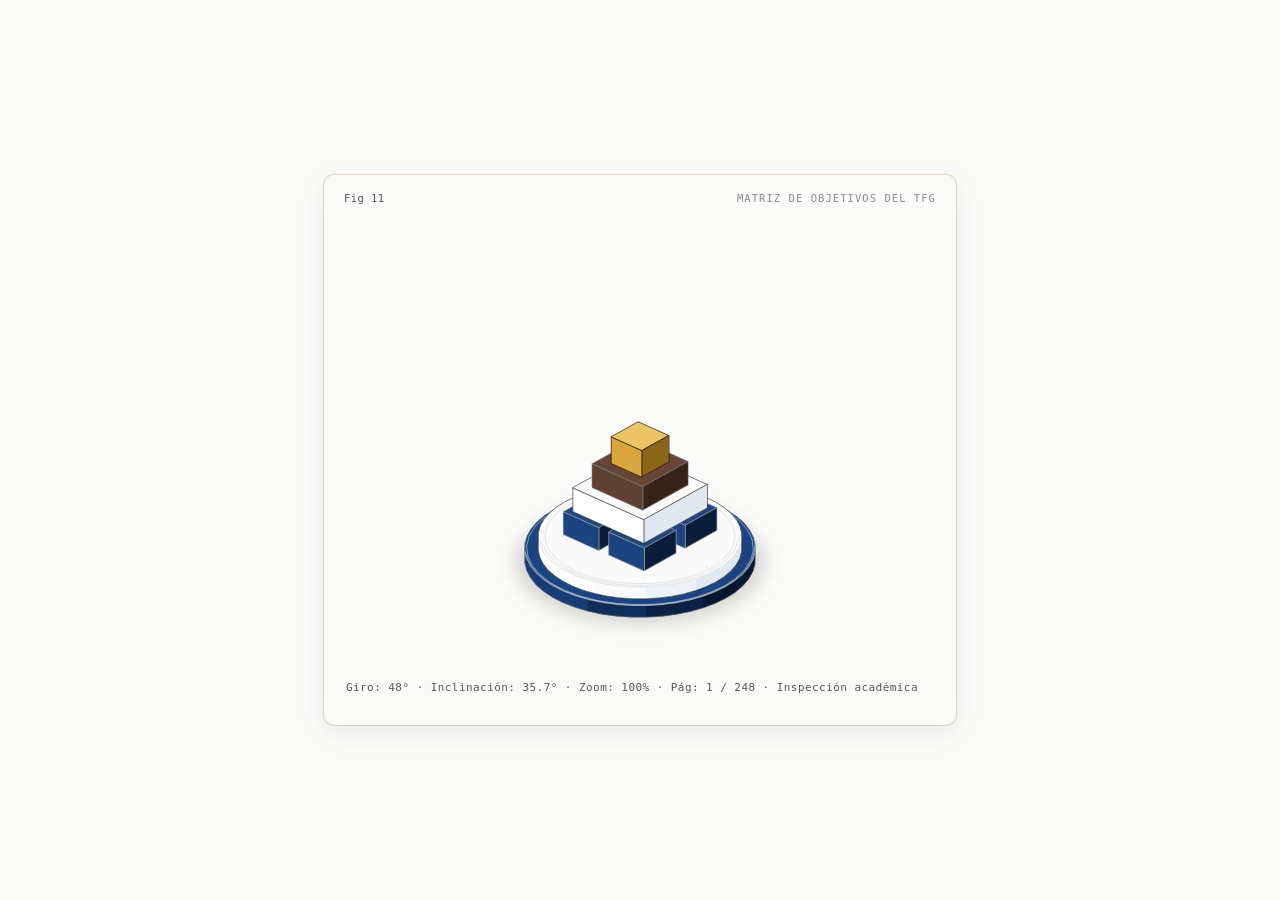
<file: _GUARDADO_SVG_ISOMETRICOS/slides_1_a_25/slide-11.html>
<!doctype html><html lang="en"><head><meta charset="utf-8"><meta name="viewport" content="width=device-width, initial-scale=1"><title>Atril de Tesina · CURZAS UNCo</title><style>
.iso{
  --anatomy-page:#0b0b0b;--anatomy-card:#131313;--anatomy-text:#a3a3a3;--anatomy-strong:#e6e6e6;--anatomy-muted:#6e6e6e;
  --anatomy-paper:#131313;--anatomy-face:#1b1b1b;--anatomy-top:#1c1c1c;
  --anatomy-shade-0:#0f0f0f;--anatomy-shade-1:#121212;--anatomy-shade-2:#151515;--anatomy-shade-3:#181818;
  --anatomy-lit-top:#262626;--anatomy-lit-shade:#1d1d1d;
  --anatomy-hi:#d4d4d4;--anatomy-mid:#6a6a6a;--anatomy-lo:#3e3e3e;--anatomy-faint:#2a2a2a;--anatomy-lit:#ffffff;
  --anatomy-halo:#050505;--anatomy-halo-opacity:.9;--anatomy-dot:#e6e6e6;
  --anatomy-red:#ff6b6b;--anatomy-green:#6be0a0;--anatomy-blue:#6b9bff;
  --anatomy-weight:.6px;--anatomy-ease:cubic-bezier(.32,.72,0,1);
  --anatomy-mono:ui-monospace,"SF Mono",Menlo,Consolas,monospace;
  --anatomy-lift:inset 0 1px 0 0 #ffffff0a,inset 0 0 0 1px #ffffff06,0 0 0 1px #00000026,0 1px 1px -.5px #00000014,0 3px 3px -1.5px #00000014,0 6px 6px -3px #00000014,0 12px 12px -6px #00000014;
}
.iso[data-theme="light"]{
  --anatomy-page:#f2f2ef;--anatomy-card:#fbfbfa;--anatomy-text:#57575a;--anatomy-strong:#18181a;--anatomy-muted:#8c8c90;
  --anatomy-paper:#fbfbfa;--anatomy-face:#ffffff;--anatomy-top:#ffffff;
  --anatomy-shade-0:#dcdcd9;--anatomy-shade-1:#e5e5e2;--anatomy-shade-2:#ededea;--anatomy-shade-3:#f4f4f1;
  --anatomy-lit-top:#ffffff;--anatomy-lit-shade:#eeeeeb;
  --anatomy-hi:#26262a;--anatomy-mid:#8a8a8f;--anatomy-lo:#b4b4b8;--anatomy-faint:#d4d4d6;--anatomy-lit:#000000;
  --anatomy-halo:#8a8a80;--anatomy-halo-opacity:.32;--anatomy-dot:#3a3a3e;
  --anatomy-red:#e5484d;--anatomy-green:#30a46c;--anatomy-blue:#3e63dd;
  --anatomy-lift:inset 0 1px 0 0 #ffffff,0 0 0 1px #0000000f,0 1px 1px -.5px #0000000a,0 3px 3px -1.5px #0000000a,0 6px 6px -3px #0000000a,0 12px 12px -6px #0000000a;
}
.iso-svg{display:block;width:100%;height:auto;overflow:visible}
.iso-svg path,.iso-svg circle{vector-effect:non-scaling-stroke}
.iso-fill{fill:var(--anatomy-paper);stroke:none}
.iso-solid[data-lit]>.iso-fill{fill:var(--anatomy-face)}
.iso-shade,.iso-top{stroke:none}
.iso-shade[data-shade="0"]{fill:var(--anatomy-shade-0)}
.iso-shade[data-shade="1"]{fill:var(--anatomy-shade-1)}
.iso-shade[data-shade="2"]{fill:var(--anatomy-shade-2)}
.iso-shade[data-shade="3"]{fill:var(--anatomy-shade-3)}
.iso-top{fill:var(--anatomy-top)}
.iso-solid[data-lit]>.iso-top{fill:var(--anatomy-lit-top)}
.iso-solid[data-lit]>.iso-shade{fill:var(--anatomy-lit-shade)}
.iso-solid[data-seamless]>.iso-shade,.iso-solid[data-seamless]>.iso-top{stroke-width:.4;stroke-linejoin:round}
.iso-solid[data-seamless]>.iso-shade[data-shade="0"]{stroke:var(--anatomy-shade-0)}
.iso-solid[data-seamless]>.iso-shade[data-shade="1"]{stroke:var(--anatomy-shade-1)}
.iso-solid[data-seamless]>.iso-shade[data-shade="2"]{stroke:var(--anatomy-shade-2)}
.iso-solid[data-seamless]>.iso-shade[data-shade="3"]{stroke:var(--anatomy-shade-3)}
.iso-solid[data-seamless]>.iso-top{stroke:var(--anatomy-top)}
.iso-solid[data-seamless][data-lit]>.iso-top{stroke:var(--anatomy-lit-top)}
.iso-solid[data-seamless][data-lit]>.iso-shade{stroke:var(--anatomy-lit-shade)}
.iso-solid[data-lit]>.iso-edge{stroke:var(--anatomy-lit)}
.iso-halo{fill:var(--anatomy-halo);stroke:none;filter:blur(9px);opacity:var(--anatomy-halo-opacity);transform:translateY(3px)}
.iso-line{fill:none;stroke:var(--anatomy-lo);stroke-width:var(--anatomy-weight);stroke-linecap:round;stroke-linejoin:round}
.iso-line[data-tone="hi"]{stroke:var(--anatomy-hi)}
.iso-line[data-tone="mid"]{stroke:var(--anatomy-mid)}
.iso-line[data-tone="lo"]{stroke:var(--anatomy-lo)}
.iso-line[data-tone="faint"]{stroke:var(--anatomy-faint)}
.iso-line[data-tone="lit"]{stroke:var(--anatomy-lit)}
.iso-line[data-tone="red"]{stroke:var(--anatomy-red)}
.iso-line[data-tone="green"]{stroke:var(--anatomy-green)}
.iso-line[data-tone="blue"]{stroke:var(--anatomy-blue)}
.iso-line[data-dotted]{stroke-dasharray:.01 3.5;stroke-width:1}
.iso-line[data-dashed]{stroke-dasharray:3 3}
.iso-line[data-flow]{stroke-dasharray:2 6}
.iso-wire-end{fill:var(--anatomy-paper);stroke:var(--anatomy-lo);stroke-width:var(--anatomy-weight)}
.iso-wire[data-tone="hi"] .iso-wire-end{stroke:var(--anatomy-hi)}
.iso-wire[data-tone="mid"] .iso-wire-end{stroke:var(--anatomy-mid)}
.iso-wire[data-tone="faint"] .iso-wire-end{stroke:var(--anatomy-faint)}
.iso-wire[data-tone="lit"] .iso-wire-end{stroke:var(--anatomy-lit)}
.iso-dots circle{fill:var(--anatomy-dot);stroke:none;opacity:.32}
.iso-dots[data-tone="hi"] circle{opacity:.85}
.iso-dots[data-tone="mid"] circle{opacity:.45}
.iso-dots[data-tone="lo"] circle{opacity:.22}
.iso-dots[data-tone="faint"] circle{opacity:.12}
.iso-face-text{fill:var(--anatomy-mid);font-family:var(--anatomy-mono);letter-spacing:.04em}
.iso-face-text[data-tone="hi"]{fill:var(--anatomy-hi)}
.iso-face-text[data-tone="lo"]{fill:var(--anatomy-lo)}
.iso-face-text[data-tone="faint"]{fill:var(--anatomy-faint)}
.tb-body{fill:var(--anatomy-shade-2);stroke:none}
.tb-shine{fill:var(--anatomy-top);stroke:none}
.tb-shade{fill:var(--anatomy-shade-0);stroke:none}
.tb-ring{fill:none;stroke:var(--anatomy-lo);stroke-width:.45;stroke-linecap:butt;stroke-linejoin:round}
.tb-ring[data-tone="mid"]{stroke:var(--anatomy-mid)}
.tb-ring[data-tone="faint"]{stroke:var(--anatomy-faint)}
.tb-ring[data-tone="hi"]{stroke:var(--anatomy-hi)}
@keyframes iso-flow{to{stroke-dashoffset:-32}}
@keyframes iso-pulse{0%,100%{opacity:.18}12%{opacity:1}40%{opacity:.18}}
.iso-line[data-flow]{animation:iso-flow 1600ms linear infinite}
.iso-dots circle[data-pulse]{animation:iso-pulse 1600ms steps(1,end) infinite;animation-delay:var(--pulse-at,0ms)}
.iso-figure{margin:32px 0 36px}
.iso-plate{position:relative;padding:52px 24px;border-radius:0;background:var(--anatomy-card);box-shadow:0 0 0 1px var(--anatomy-mid);--anatomy-paper:var(--anatomy-card)}
.iso-plate-corners{position:absolute;inset:18px 20px;pointer-events:none}
.iso-plate-corner{position:absolute;color:var(--anatomy-muted);font-family:var(--anatomy-mono);font-size:10.5px;line-height:1;letter-spacing:.04em;white-space:nowrap}
.iso-plate-corner[data-corner="fig"]{top:0;left:0;color:var(--anatomy-text)}
.iso-plate-corner[data-corner="title"]{top:0;right:0;text-transform:uppercase;letter-spacing:.1em}
.iso-plate-corner[data-corner="hint"]{bottom:0;left:0;text-transform:uppercase;letter-spacing:.1em}
.iso-plate-corner[data-corner="readout"]{right:0;bottom:0;color:var(--anatomy-text);font-variant-numeric:tabular-nums}
.iso-plate .iso-svg{margin:0 auto}
.iso-legend{display:grid;gap:8px;margin-top:12px;color:var(--anatomy-muted);font-size:13px;line-height:1.55}
.iso-keys{display:flex;flex-wrap:wrap;gap:6px 18px}
.iso-key{display:inline-flex;align-items:center;gap:7px}
.iso-swatch{width:16px;height:10px;flex:none;overflow:visible}
.iso-swatch path{fill:none;stroke:var(--anatomy-hi);stroke-width:1;vector-effect:non-scaling-stroke;stroke-linejoin:round;stroke-linecap:round}
.iso-swatch[data-mark="raised"] path,.iso-swatch[data-mark="flat"] path{stroke:var(--anatomy-mid)}
.iso-swatch[data-mark="lit"] path{stroke:var(--anatomy-lit)}
.iso-swatch[data-mark="dim"] path{stroke:var(--anatomy-lo)}
.iso-swatch[data-mark="dotted"] path{stroke-dasharray:.01 3;stroke-width:1.4}
.iso-swatch[data-mark="dashed"] path{stroke-dasharray:3 2.5}
.iso-swatch[data-mark="red"] path{stroke:var(--anatomy-red)}
.iso-swatch[data-mark="green"] path{stroke:var(--anatomy-green)}
.iso-swatch[data-mark="blue"] path{stroke:var(--anatomy-blue)}
.iso-swatch-crease{stroke:var(--anatomy-lo)!important}
@media (max-width:560px){.iso-plate{padding:48px 12px 70px}.iso-plate-corner[data-corner="hint"]{bottom:18px}}
@media (prefers-reduced-motion:reduce){.iso-line[data-flow],.iso-dots circle[data-pulse]{animation:none}}

*{box-sizing:border-box}
html{color-scheme:dark}
body[data-theme="light"]{color-scheme:light}
body{margin:0;background:var(--anatomy-page);color:var(--anatomy-text);font:14px/1.6 ui-sans-serif,system-ui,-apple-system,"Segoe UI",sans-serif;-webkit-font-smoothing:antialiased}
.iso-page{width:min(650px,100% - 32px);margin:64px auto 96px}
</style></head><body class="iso" data-theme="light"><main class="iso-page"><style>

/* Cuero Encuadernado Azul UNCo */
.tfg-leather > .iso-fill { fill: #0a192f; }
.tfg-leather > .iso-top { fill: #132a4e; }
.tfg-leather > .iso-shade[data-shade="0"] { fill: #061120; }
.tfg-leather > .iso-shade[data-shade="1"] { fill: #0b1c36; }
.tfg-leather > .iso-shade[data-shade="2"] { fill: #102444; }
.tfg-leather > .iso-shade[data-shade="3"] { fill: #17325c; }

body[data-theme="light"] .tfg-leather > .iso-fill,
.iso[data-theme="light"] .tfg-leather > .iso-fill { fill: #12305a; }
body[data-theme="light"] .tfg-leather > .iso-top,
.iso[data-theme="light"] .tfg-leather > .iso-top { fill: #1f4782; }
body[data-theme="light"] .tfg-leather > .iso-shade[data-shade="0"],
.iso[data-theme="light"] .tfg-leather > .iso-shade[data-shade="0"] { fill: #0a1e3b; }
body[data-theme="light"] .tfg-leather > .iso-shade[data-shade="1"],
.iso[data-theme="light"] .tfg-leather > .iso-shade[data-shade="1"] { fill: #102b52; }
body[data-theme="light"] .tfg-leather > .iso-shade[data-shade="2"],
.iso[data-theme="light"] .tfg-leather > .iso-shade[data-shade="2"] { fill: #163768; }
body[data-theme="light"] .tfg-leather > .iso-shade[data-shade="3"],
.iso[data-theme="light"] .tfg-leather > .iso-shade[data-shade="3"] { fill: #1c447f; }

/* Base Plinto Circular Azul UNCo */
.tfg-base-plinth > .iso-fill { fill: #0f2d59; }
.tfg-base-plinth > .iso-top { fill: #1b4582; }
.tfg-base-plinth > .iso-shade[data-shade="0"] { fill: #071730; }
.tfg-base-plinth > .iso-shade[data-shade="1"] { fill: #0a2144; }
.tfg-base-plinth > .iso-shade[data-shade="2"] { fill: #0f2d59; }
.tfg-base-plinth > .iso-shade[data-shade="3"] { fill: #153c75; }

/* Base Podio Superior de Mármol Blanco Biselado */
.tfg-base-podium > .iso-fill { fill: #ffffff; }
.tfg-base-podium > .iso-top { fill: #fafafa; }
.tfg-base-podium > .iso-shade[data-shade="0"] { fill: #e2e8f0; }
.tfg-base-podium > .iso-shade[data-shade="1"] { fill: #edf2f7; }
.tfg-base-podium > .iso-shade[data-shade="2"] { fill: #f8fafc; }
.tfg-base-podium > .iso-shade[data-shade="3"] { fill: #ffffff; }

/* Hojas de Pergamino Marfil */
.tfg-page > .iso-fill { fill: #202025; }
.tfg-page > .iso-top { fill: #2a2a30; }
.tfg-page > .iso-shade[data-shade="0"] { fill: #17171a; }
.tfg-page > .iso-shade[data-shade="1"] { fill: #1d1d22; }
.tfg-page > .iso-shade[data-shade="2"] { fill: #232328; }
.tfg-page > .iso-shade[data-shade="3"] { fill: #28282e; }

body[data-theme="light"] .tfg-page > .iso-fill,
.iso[data-theme="light"] .tfg-page > .iso-fill { fill: #faf8f5 !important; }
body[data-theme="light"] .tfg-page > .iso-top,
.iso[data-theme="light"] .tfg-page > .iso-top { fill: #ffffff !important; }
body[data-theme="light"] .tfg-page > .iso-shade[data-shade="0"],
.iso[data-theme="light"] .tfg-page > .iso-shade[data-shade="0"] { fill: #ede7dc !important; }
body[data-theme="light"] .tfg-page > .iso-shade[data-shade="1"],
.iso[data-theme="light"] .tfg-page > .iso-shade[data-shade="1"] { fill: #f2eee5 !important; }
body[data-theme="light"] .tfg-page > .iso-shade[data-shade="2"],
.iso[data-theme="light"] .tfg-page > .iso-shade[data-shade="2"] { fill: #f6f3ed !important; }
body[data-theme="light"] .tfg-page > .iso-shade[data-shade="3"],
.iso[data-theme="light"] .tfg-page > .iso-shade[data-shade="3"] { fill: #faf8f5 !important; }

/* Madera Noble */
.tfg-wood > .iso-fill { fill: #4a3328; }
.tfg-wood > .iso-top { fill: #654637; }
.tfg-wood > .iso-shade[data-shade="0"] { fill: #36241b; }
.tfg-wood > .iso-shade[data-shade="1"] { fill: #422d22; }
.tfg-wood > .iso-shade[data-shade="2"] { fill: #54392b; }
.tfg-wood > .iso-shade[data-shade="3"] { fill: #5e4131; }

/* Bronce / Oro Pulido */
.tfg-brass > .iso-fill { fill: #c89632; }
.tfg-brass > .iso-top { fill: #ecc468; }
.tfg-brass > .iso-shade[data-shade="0"] { fill: #8a651a; }
.tfg-brass > .iso-shade[data-shade="1"] { fill: #a57c24; }
.tfg-brass > .iso-shade[data-shade="2"] { fill: #be902d; }
.tfg-brass > .iso-shade[data-shade="3"] { fill: #d8a63c; }

/* Cantos Dorados */
.tfg-gilt > .iso-fill { fill: #d4af37; }
.tfg-gilt > .iso-top { fill: #f3e5ab; }
.tfg-gilt > .iso-shade[data-shade="0"] { fill: #8c7322; }
.tfg-gilt > .iso-shade[data-shade="1"] { fill: #b2932f; }
.tfg-gilt > .iso-shade[data-shade="2"] { fill: #c5a435; }
.tfg-gilt > .iso-shade[data-shade="3"] { fill: #e0be42; }

/* Cinta Dorada */
.tfg-ribbon {
  fill: none;
  stroke: #e6b422;
  stroke-width: 2.4px;
  stroke-linecap: round;
  stroke-linejoin: round;
}
.tfg-gold-line {
  fill: none;
  stroke: #ecc468;
  stroke-width: 1.4px;
}

html { color-scheme: light; }
body[data-theme="dark"], html[data-theme="dark"] { color-scheme: dark; }
html, body {
  background: var(--anatomy-card) !important;
  margin: 0 !important;
  padding: 0 !important;
  overflow: hidden !important;
  height: 100%;
  width: 100%;
  display: flex;
  align-items: center;
  justify-content: center;
}
.iso-page {
  width: 100% !important;
  max-width: 640px !important;
  margin: 0 auto !important;
  padding: 0 4px !important;
}
.iso-figure { margin: 0 !important; }
.iso-plate {
  padding: 38px 18px 46px !important;
  border-radius: 10px !important;
  box-shadow: 0 8px 28px rgba(15, 23, 42, 0.08), 0 0 0 1px rgba(180, 131, 36, 0.25) !important;
  background: var(--anatomy-card) !important;
}
.iso-plate-corner[data-corner="hint"] { display: none !important; }
.iso-plate-corner[data-corner="readout"] {
  right: 18px !important;
  bottom: 14px !important;
  font-size: 11px !important;
  white-space: nowrap !important;
}
.iso-legend { display: none !important; }
</style><figure class="iso-figure"><div class="iso-plate"><div class="iso-plate-corners" aria-hidden="true"><span class="iso-plate-corner" data-corner="fig">Fig 11</span><span class="iso-plate-corner" data-corner="title">Atril de Tesina · CURZAS UNCo</span><span class="iso-plate-corner" data-corner="hint">Giro 360° · Arrastra · Rueda Zoom</span><span class="iso-plate-corner" data-corner="readout" data-readout>Giro: 42° · Inclinación: 32.0° · Zoom: 100% · Pág: 1 / 248 · Defensa iniciada</span></div><div class="iso-stage" tabindex="0" role="region" aria-label="Atril de Tesina · CURZAS UNCo"><svg xmlns="http://www.w3.org/2000/svg" class="iso-svg" viewBox="0 0 640 500" role="img" aria-label="Dispositivo Isométrico 3D de la Defensa de Tesina (Licenciatura en Gestión de Recursos Humanos, CURZAS — Universidad Nacional del Comahue). Ensamblado con la Fábrica Modular sobre el podio circular de mármol y base azul UNCo."><g class="tfg-base-group"><path class="iso-halo" d="M410.2 422.4L396.4 427.9L381.2 432.4L365 435.9L348 438.3L330.6 439.5L312.9 439.7L295.4 438.6L278.3 436.5L261.9 433.2L246.5 428.9L232.4 423.6L219.8 417.4L208.8 410.5L199.8 402.9L192.9 394.8L188.1 386.3L185.5 377.6L185.3 368.8L187.4 360L191.7 351.5L198.3 343.3L206.9 335.6L217.4 328.5L229.8 322.2L243.6 316.7L258.8 312.2L275 308.7L292 306.4L309.4 305.1L327.1 305L344.6 306L361.7 308.2L378.1 311.4L393.5 315.8L407.6 321L420.2 327.2L431.2 334.1L440.2 341.7L447.1 349.8L451.9 358.3L454.5 367L454.7 375.8L452.6 384.6L448.3 393.2L441.7 401.3L433.1 409L422.6 416.1Z"/><g class="iso-solid tfg-base-plinth"><path class="iso-fill" d="M196.2 356.4L198.1 348.4L202.1 340.5L208.1 333L216.1 325.9L225.8 319.4L237.1 313.6L249.8 308.6L263.7 304.5L278.6 301.3L294.2 299.1L310.3 297.9L326.5 297.8L342.6 298.8L358.3 300.8L373.4 303.8L387.5 307.7L400.5 312.6L412.1 318.2L422.1 324.6L430.4 331.6L436.8 339L441.2 346.8L443.6 354.8L443.8 362.9L443.8 375.6L441.9 383.6L437.9 391.5L431.9 399L423.9 406.1L414.2 412.6L402.9 418.4L390.2 423.4L376.3 427.5L361.4 430.7L345.8 432.9L329.7 434.1L313.5 434.2L297.4 433.2L281.7 431.3L266.6 428.2L252.5 424.3L239.5 419.4L227.9 413.8L217.9 407.4L209.6 400.4L203.2 393L198.8 385.2L196.4 377.2L196.2 369.1Z"/><path class="iso-shade" data-shade="0" d="M402.9 418.4L390.2 423.4L390.2 410.8L402.9 405.7ZM390.2 423.4L376.3 427.5L376.3 414.9L390.2 410.8ZM443.8 375.6L441.9 383.6L441.9 371L443.8 362.9ZM441.9 383.6L437.9 391.5L437.9 378.8L441.9 371ZM437.9 391.5L431.9 399L431.9 386.4L437.9 378.8ZM431.9 399L423.9 406.1L423.9 393.4L431.9 386.4ZM423.9 406.1L414.2 412.6L414.2 399.9L423.9 393.4ZM414.2 412.6L402.9 418.4L402.9 405.7L414.2 399.9Z"/><path class="iso-shade" data-shade="1" d="M376.3 427.5L361.4 430.7L361.4 418.1L376.3 414.9ZM361.4 430.7L345.8 432.9L345.8 420.3L361.4 418.1ZM345.8 432.9L329.7 434.1L329.7 421.5L345.8 420.3ZM329.7 434.1L313.5 434.2L313.5 421.6L329.7 421.5Z"/><path class="iso-shade" data-shade="2" d="M313.5 434.2L297.4 433.2L297.4 420.6L313.5 421.6ZM297.4 433.2L281.7 431.3L281.7 418.6L297.4 420.6ZM281.7 431.3L266.6 428.2L266.6 415.6L281.7 418.6ZM266.6 428.2L252.5 424.3L252.5 411.7L266.6 415.6Z"/><path class="iso-shade" data-shade="3" d="M252.5 424.3L239.5 419.4L239.5 406.8L252.5 411.7ZM239.5 419.4L227.9 413.8L227.9 401.2L239.5 406.8ZM227.9 413.8L217.9 407.4L217.9 394.8L227.9 401.2ZM217.9 407.4L209.6 400.4L209.6 387.8L217.9 394.8ZM209.6 400.4L203.2 393L203.2 380.4L209.6 387.8ZM203.2 393L198.8 385.2L198.8 372.6L203.2 380.4ZM198.8 385.2L196.4 377.2L196.4 364.6L198.8 372.6ZM196.4 377.2L196.2 369.1L196.2 356.4L196.4 364.6Z"/><path class="iso-top" d="M402.9 405.7L390.2 410.8L376.3 414.9L361.4 418.1L345.8 420.3L329.7 421.5L313.5 421.6L297.4 420.6L281.7 418.6L266.6 415.6L252.5 411.7L239.5 406.8L227.9 401.2L217.9 394.8L209.6 387.8L203.2 380.4L198.8 372.6L196.4 364.6L196.2 356.4L198.1 348.4L202.1 340.5L208.1 333L216.1 325.9L225.8 319.4L237.1 313.6L249.8 308.6L263.7 304.5L278.6 301.3L294.2 299.1L310.3 297.9L326.5 297.8L342.6 298.8L358.3 300.8L373.4 303.8L387.5 307.7L400.5 312.6L412.1 318.2L422.1 324.6L430.4 331.6L436.8 339L441.2 346.8L443.6 354.8L443.8 362.9L441.9 371L437.9 378.8L431.9 386.4L423.9 393.4L414.2 399.9Z"/><path class="iso-line iso-crease" data-tone="faint" d="M443.8 362.9L441.9 371L437.9 378.8L431.9 386.4L423.9 393.4L414.2 399.9L402.9 405.7L390.2 410.8L376.3 414.9L361.4 418.1L345.8 420.3L329.7 421.5L313.5 421.6L297.4 420.6L281.7 418.6L266.6 415.6L252.5 411.7L239.5 406.8L227.9 401.2L217.9 394.8L209.6 387.8L203.2 380.4L198.8 372.6L196.4 364.6L196.2 356.4"/><path class="iso-line iso-bevel" data-tone="faint" d="M443.8 362.9L440.8 370.9L436.8 378.7L430.9 386.1L423 393.1L413.4 399.6L402.2 405.3L389.6 410.3L375.8 414.4L361 417.6L345.5 419.8L329.6 420.9L313.6 421L297.6 420.1L282 418.1L267.1 415.1L253.1 411.2L240.2 406.4L228.7 400.8L218.8 394.5L210.5 387.6L204.2 380.2L199.8 372.5L197.5 364.5L196.2 356.4"/><path class="iso-line iso-edge" data-tone="mid" d="M196.2 356.4L198.1 348.4L202.1 340.5L208.1 333L216.1 325.9L225.8 319.4L237.1 313.6L249.8 308.6L263.7 304.5L278.6 301.3L294.2 299.1L310.3 297.9L326.5 297.8L342.6 298.8L358.3 300.8L373.4 303.8L387.5 307.7L400.5 312.6L412.1 318.2L422.1 324.6L430.4 331.6L436.8 339L441.2 346.8L443.6 354.8L443.8 362.9M443.8 375.6L441.9 383.6L437.9 391.5L431.9 399L423.9 406.1L414.2 412.6L402.9 418.4L390.2 423.4L376.3 427.5L361.4 430.7L345.8 432.9L329.7 434.1L313.5 434.2L297.4 433.2L281.7 431.3L266.6 428.2L252.5 424.3L239.5 419.4L227.9 413.8L217.9 407.4L209.6 400.4L203.2 393L198.8 385.2L196.4 377.2L196.2 369.1M196.2 356.4L196.2 369.1M443.8 362.9L443.8 375.6"/></g><path class="iso-line" data-tone="faint" d="M401.5 404.9L384.5 411.3L365.6 416.1L345.3 419.2L324.2 420.5L303.1 420L282.4 417.6L262.8 413.4L245 407.7L229.5 400.4L216.7 391.9L207.1 382.5L200.9 372.3L198.3 361.8L199.4 351.2L204.2 340.9L212.5 331.1L224.1 322.2L238.5 314.4L255.5 308.1L274.4 303.2L294.7 300.1L315.8 298.8L336.9 299.4L357.6 301.8L377.2 305.9L395 311.7L410.5 319L423.3 327.4L432.9 336.9L439.1 347L441.7 357.6L440.6 368.2L435.8 378.5L427.5 388.3L415.9 397.2Z"/><g class="iso-solid tfg-base-podium"><path class="iso-fill" d="M210.8 344.2L212.5 337.1L216 330.2L221.3 323.5L228.3 317.3L236.8 311.5L246.8 306.4L258.1 302L270.4 298.3L283.5 295.5L297.3 293.6L311.4 292.6L325.7 292.5L339.9 293.3L353.8 295.1L367.1 297.7L379.6 301.2L391 305.5L401.3 310.5L410.1 316.1L417.4 322.2L423.1 328.8L427 335.7L429 342.8L429.2 349.9L429.2 362.6L427.5 369.7L424 376.6L418.7 383.2L411.7 389.5L403.2 395.2L393.2 400.3L381.9 404.8L369.6 408.4L356.5 411.2L342.7 413.2L328.6 414.2L314.3 414.3L300.1 413.5L286.2 411.7L272.9 409L260.4 405.5L249 401.3L238.7 396.3L229.9 390.7L222.6 384.5L216.9 377.9L213 371.1L211 364L210.8 356.8Z"/><path class="iso-shade" data-shade="0" d="M393.2 400.3L381.9 404.8L381.9 392.1L393.2 387.7ZM381.9 404.8L369.6 408.4L369.6 395.8L381.9 392.1ZM429.2 362.6L427.5 369.7L427.5 357L429.2 349.9ZM427.5 369.7L424 376.6L424 364L427.5 357ZM424 376.6L418.7 383.2L418.7 370.6L424 364ZM418.7 383.2L411.7 389.5L411.7 376.8L418.7 370.6ZM411.7 389.5L403.2 395.2L403.2 382.6L411.7 376.8ZM403.2 395.2L393.2 400.3L393.2 387.7L403.2 382.6Z"/><path class="iso-shade" data-shade="1" d="M369.6 408.4L356.5 411.2L356.5 398.6L369.6 395.8ZM356.5 411.2L342.7 413.2L342.7 400.5L356.5 398.6ZM342.7 413.2L328.6 414.2L328.6 401.6L342.7 400.5ZM328.6 414.2L314.3 414.3L314.3 401.7L328.6 401.6Z"/><path class="iso-shade" data-shade="2" d="M314.3 414.3L300.1 413.5L300.1 400.8L314.3 401.7ZM300.1 413.5L286.2 411.7L286.2 399.1L300.1 400.8ZM286.2 411.7L272.9 409L272.9 396.4L286.2 399.1ZM272.9 409L260.4 405.5L260.4 392.9L272.9 396.4Z"/><path class="iso-shade" data-shade="3" d="M260.4 405.5L249 401.3L249 388.6L260.4 392.9ZM249 401.3L238.7 396.3L238.7 383.6L249 388.6ZM238.7 396.3L229.9 390.7L229.9 378L238.7 383.6ZM229.9 390.7L222.6 384.5L222.6 371.9L229.9 378ZM222.6 384.5L216.9 377.9L216.9 365.3L222.6 371.9ZM216.9 377.9L213 371.1L213 358.4L216.9 365.3ZM213 371.1L211 364L211 351.4L213 358.4ZM211 364L210.8 356.8L210.8 344.2L211 351.4Z"/><path class="iso-top" d="M393.2 387.7L381.9 392.1L369.6 395.8L356.5 398.6L342.7 400.5L328.6 401.6L314.3 401.7L300.1 400.8L286.2 399.1L272.9 396.4L260.4 392.9L249 388.6L238.7 383.6L229.9 378L222.6 371.9L216.9 365.3L213 358.4L211 351.4L210.8 344.2L212.5 337.1L216 330.2L221.3 323.5L228.3 317.3L236.8 311.5L246.8 306.4L258.1 302L270.4 298.3L283.5 295.5L297.3 293.6L311.4 292.6L325.7 292.5L339.9 293.3L353.8 295.1L367.1 297.7L379.6 301.2L391 305.5L401.3 310.5L410.1 316.1L417.4 322.2L423.1 328.8L427 335.7L429 342.8L429.2 349.9L427.5 357L424 364L418.7 370.6L411.7 376.8L403.2 382.6Z"/><path class="iso-line iso-crease" data-tone="faint" d="M429.2 349.9L427.5 357L424 364L418.7 370.6L411.7 376.8L403.2 382.6L393.2 387.7L381.9 392.1L369.6 395.8L356.5 398.6L342.7 400.5L328.6 401.6L314.3 401.7L300.1 400.8L286.2 399.1L272.9 396.4L260.4 392.9L249 388.6L238.7 383.6L229.9 378L222.6 371.9L216.9 365.3L213 358.4L211 351.4L210.8 344.2"/><path class="iso-line iso-bevel" data-tone="faint" d="M429.2 349.9L423.9 356.7L420.5 363.4L415.4 369.8L408.7 375.8L400.4 381.4L390.7 386.3L379.9 390.6L368 394.2L355.3 396.9L342 398.8L328.3 399.8L314.5 399.8L300.7 399L287.3 397.3L274.5 394.8L262.4 391.4L251.3 387.3L241.4 382.4L232.9 377L225.8 371.1L220.4 364.7L216.6 358.1L214.6 351.2L210.8 344.2"/><path class="iso-line iso-edge" data-tone="hi" d="M210.8 344.2L212.5 337.1L216 330.2L221.3 323.5L228.3 317.3L236.8 311.5L246.8 306.4L258.1 302L270.4 298.3L283.5 295.5L297.3 293.6L311.4 292.6L325.7 292.5L339.9 293.3L353.8 295.1L367.1 297.7L379.6 301.2L391 305.5L401.3 310.5L410.1 316.1L417.4 322.2L423.1 328.8L427 335.7L429 342.8L429.2 349.9M429.2 362.6L427.5 369.7L424 376.6L418.7 383.2L411.7 389.5L403.2 395.2L393.2 400.3L381.9 404.8L369.6 408.4L356.5 411.2L342.7 413.2L328.6 414.2L314.3 414.3L300.1 413.5L286.2 411.7L272.9 409L260.4 405.5L249 401.3L238.7 396.3L229.9 390.7L222.6 384.5L216.9 377.9L213 371.1L211 364L210.8 356.8M210.8 344.2L210.8 356.8M429.2 349.9L429.2 362.6"/></g><path class="iso-line" data-tone="faint" d="M388.3 385L374.1 390.3L358.2 394.4L341.2 397L323.6 398.1L305.8 397.6L288.5 395.6L272.1 392.1L257.2 387.3L244.1 381.2L233.4 374.1L225.4 366.2L220.2 357.7L218 348.8L218.9 340L222.9 331.3L229.9 323.1L239.6 315.6L251.7 309.1L265.9 303.8L281.8 299.7L298.8 297.1L316.4 296.1L334.2 296.5L351.5 298.5L367.9 302L382.8 306.8L395.9 312.9L406.6 320L414.6 327.9L419.8 336.5L422 345.3L421.1 354.2L417.1 362.8L410.1 371L400.4 378.5Z"/><g class="iso-solid tfg-brass"><path class="iso-fill" d="M292.7 343.6L292.9 341.2L294 338.9L295.9 336.7L298.5 334.7L301.7 333L305.5 331.5L309.8 330.4L314.3 329.7L319 329.5L323.8 329.6L328.4 330.1L332.8 331L336.8 332.3L340.3 334L343.2 335.9L345.3 338L346.7 340.3L347.3 342.6L347.3 346.6L347.1 349L346 351.3L344.1 353.5L341.5 355.5L338.3 357.2L334.5 358.7L330.2 359.7L325.7 360.4L321 360.7L316.2 360.6L311.6 360.1L307.2 359.1L303.2 357.8L299.7 356.2L296.8 354.3L294.7 352.2L293.3 349.9L292.7 347.5Z"/><path class="iso-shade" data-shade="0" d="M338.3 357.2L334.5 358.7L334.5 354.7L338.3 353.3ZM347.3 346.6L347.1 349L347.1 345L347.3 342.6ZM347.1 349L346 351.3L346 347.3L347.1 345ZM346 351.3L344.1 353.5L344.1 349.5L346 347.3ZM344.1 353.5L341.5 355.5L341.5 351.5L344.1 349.5ZM341.5 355.5L338.3 357.2L338.3 353.3L341.5 351.5Z"/><path class="iso-shade" data-shade="1" d="M334.5 358.7L330.2 359.7L330.2 355.8L334.5 354.7ZM330.2 359.7L325.7 360.4L325.7 356.5L330.2 355.8ZM325.7 360.4L321 360.7L321 356.8L325.7 356.5Z"/><path class="iso-shade" data-shade="2" d="M321 360.7L316.2 360.6L316.2 356.7L321 356.8ZM316.2 360.6L311.6 360.1L311.6 356.1L316.2 356.7ZM311.6 360.1L307.2 359.1L307.2 355.2L311.6 356.1Z"/><path class="iso-shade" data-shade="3" d="M307.2 359.1L303.2 357.8L303.2 353.9L307.2 355.2ZM303.2 357.8L299.7 356.2L299.7 352.3L303.2 353.9ZM299.7 356.2L296.8 354.3L296.8 350.4L299.7 352.3ZM296.8 354.3L294.7 352.2L294.7 348.2L296.8 350.4ZM294.7 352.2L293.3 349.9L293.3 346L294.7 348.2ZM293.3 349.9L292.7 347.5L292.7 343.6L293.3 346Z"/><path class="iso-top" d="M338.3 353.3L334.5 354.7L330.2 355.8L325.7 356.5L321 356.8L316.2 356.7L311.6 356.1L307.2 355.2L303.2 353.9L299.7 352.3L296.8 350.4L294.7 348.2L293.3 346L292.7 343.6L292.9 341.2L294 338.9L295.9 336.7L298.5 334.7L301.7 333L305.5 331.5L309.8 330.4L314.3 329.7L319 329.5L323.8 329.6L328.4 330.1L332.8 331L336.8 332.3L340.3 334L343.2 335.9L345.3 338L346.7 340.3L347.3 342.6L347.1 345L346 347.3L344.1 349.5L341.5 351.5Z"/><path class="iso-line iso-crease" data-tone="faint" d="M347.3 342.6L347.1 345L346 347.3L344.1 349.5L341.5 351.5L338.3 353.3L334.5 354.7L330.2 355.8L325.7 356.5L321 356.8L316.2 356.7L311.6 356.1L307.2 355.2L303.2 353.9L299.7 352.3L296.8 350.4L294.7 348.2L293.3 346L292.7 343.6"/><path class="iso-line iso-bevel" data-tone="faint" d="M347.3 342.6L346.4 345L345.3 347.2L343.5 349.4L341 351.3L337.8 353L334.1 354.4L330 355.5L325.5 356.1L320.9 356.4L316.3 356.3L311.8 355.8L307.5 354.9L303.6 353.6L300.2 352L297.4 350.2L295.3 348.1L294 345.9L292.7 343.6"/><path class="iso-line iso-edge" data-tone="lit" d="M292.7 343.6L292.9 341.2L294 338.9L295.9 336.7L298.5 334.7L301.7 333L305.5 331.5L309.8 330.4L314.3 329.7L319 329.5L323.8 329.6L328.4 330.1L332.8 331L336.8 332.3L340.3 334L343.2 335.9L345.3 338L346.7 340.3L347.3 342.6M347.3 346.6L347.1 349L346 351.3L344.1 353.5L341.5 355.5L338.3 357.2L334.5 358.7L330.2 359.7L325.7 360.4L321 360.7L316.2 360.6L311.6 360.1L307.2 359.1L303.2 357.8L299.7 356.2L296.8 354.3L294.7 352.2L293.3 349.9L292.7 347.5M292.7 343.6L292.7 347.5M347.3 342.6L347.3 346.6"/></g><path class="iso-line" data-tone="lit" d="M338.3 353.3L332.4 355.3L325.7 356.5L318.6 356.8L311.6 356.1L305.1 354.6L299.7 352.3L295.6 349.3L293.3 346L292.7 342.4L294 338.9L297.1 335.7L301.7 333L307.6 330.9L314.3 329.7L321.4 329.5L328.4 330.1L334.9 331.7L340.3 334L344.4 336.9L346.7 340.3L347.3 343.8L346 347.3L342.9 350.6Z"/><g class="iso-dots" data-tone="mid"><circle cx="384.6" cy="383" r="0.45"/><circle cx="314.9" cy="395.3" r="0.45"/><circle cx="248.2" cy="379.4" r="0.45"/><circle cx="223.5" cy="344.5" r="0.45"/><circle cx="255.4" cy="311.2" r="0.45"/><circle cx="325.1" cy="298.8" r="0.45"/><circle cx="391.8" cy="314.7" r="0.45"/><circle cx="416.5" cy="349.6" r="0.45"/></g></g><g class="tfg-pedestal-group"><g class="iso-solid tfg-brass"><path class="iso-fill" d="M272.7 335.6L273.6 331.9L275.8 328.3L279 325L283.2 321.9L288.3 319.2L294.2 316.9L300.7 315.2L307.7 313.9L315 313.2L322.5 313.1L329.9 313.6L337 314.7L343.7 316.3L349.8 318.4L355.2 320.9L359.7 323.9L363.3 327.2L365.8 330.7L367.1 334.3L367.3 338L367.3 344.4L366.4 348L364.2 351.6L361 355L356.8 358L351.7 360.7L345.8 363L339.3 364.8L332.3 366L325 366.7L317.5 366.8L310.1 366.3L303 365.2L296.3 363.6L290.2 361.5L284.8 359L280.3 356L276.7 352.8L274.2 349.2L272.9 345.6L272.7 341.9Z"/><path class="iso-shade" data-shade="0" d="M351.7 360.7L345.8 363L345.8 356.7L351.7 354.4ZM367.3 344.4L366.4 348L366.4 341.7L367.3 338ZM366.4 348L364.2 351.6L364.2 345.3L366.4 341.7ZM364.2 351.6L361 355L361 348.6L364.2 345.3ZM361 355L356.8 358L356.8 351.7L361 348.6ZM356.8 358L351.7 360.7L351.7 354.4L356.8 351.7Z"/><path class="iso-shade" data-shade="1" d="M345.8 363L339.3 364.8L339.3 358.4L345.8 356.7ZM339.3 364.8L332.3 366L332.3 359.7L339.3 358.4ZM332.3 366L325 366.7L325 360.4L332.3 359.7ZM325 366.7L317.5 366.8L317.5 360.5L325 360.4Z"/><path class="iso-shade" data-shade="2" d="M317.5 366.8L310.1 366.3L310.1 360L317.5 360.5ZM310.1 366.3L303 365.2L303 358.9L310.1 360ZM303 365.2L296.3 363.6L296.3 357.3L303 358.9Z"/><path class="iso-shade" data-shade="3" d="M296.3 363.6L290.2 361.5L290.2 355.2L296.3 357.3ZM290.2 361.5L284.8 359L284.8 352.7L290.2 355.2ZM284.8 359L280.3 356L280.3 349.7L284.8 352.7ZM280.3 356L276.7 352.8L276.7 346.4L280.3 349.7ZM276.7 352.8L274.2 349.2L274.2 342.9L276.7 346.4ZM274.2 349.2L272.9 345.6L272.9 339.3L274.2 342.9ZM272.9 345.6L272.7 341.9L272.7 335.6L272.9 339.3Z"/><path class="iso-top" d="M351.7 354.4L345.8 356.7L339.3 358.4L332.3 359.7L325 360.4L317.5 360.5L310.1 360L303 358.9L296.3 357.3L290.2 355.2L284.8 352.7L280.3 349.7L276.7 346.4L274.2 342.9L272.9 339.3L272.7 335.6L273.6 331.9L275.8 328.3L279 325L283.2 321.9L288.3 319.2L294.2 316.9L300.7 315.2L307.7 313.9L315 313.2L322.5 313.1L329.9 313.6L337 314.7L343.7 316.3L349.8 318.4L355.2 320.9L359.7 323.9L363.3 327.2L365.8 330.7L367.1 334.3L367.3 338L366.4 341.7L364.2 345.3L361 348.6L356.8 351.7Z"/><path class="iso-line iso-crease" data-tone="faint" d="M367.3 338L366.4 341.7L364.2 345.3L361 348.6L356.8 351.7L351.7 354.4L345.8 356.7L339.3 358.4L332.3 359.7L325 360.4L317.5 360.5L310.1 360L303 358.9L296.3 357.3L290.2 355.2L284.8 352.7L280.3 349.7L276.7 346.4L274.2 342.9L272.9 339.3L272.7 335.6"/><path class="iso-line iso-bevel" data-tone="faint" d="M367.3 338L365.3 341.6L363.2 345.1L360.1 348.4L356 351.4L351 354L345.2 356.2L338.8 357.9L332 359.2L324.8 359.8L317.6 359.9L310.4 359.4L303.4 358.4L296.9 356.8L290.9 354.8L285.6 352.3L281.2 349.4L277.7 346.2L275.3 342.8L274 339.2L272.7 335.6"/><path class="iso-line iso-edge" data-tone="mid" d="M272.7 335.6L273.6 331.9L275.8 328.3L279 325L283.2 321.9L288.3 319.2L294.2 316.9L300.7 315.2L307.7 313.9L315 313.2L322.5 313.1L329.9 313.6L337 314.7L343.7 316.3L349.8 318.4L355.2 320.9L359.7 323.9L363.3 327.2L365.8 330.7L367.1 334.3L367.3 338M367.3 344.4L366.4 348L364.2 351.6L361 355L356.8 358L351.7 360.7L345.8 363L339.3 364.8L332.3 366L325 366.7L317.5 366.8L310.1 366.3L303 365.2L296.3 363.6L290.2 361.5L284.8 359L280.3 356L276.7 352.8L274.2 349.2L272.9 345.6L272.7 341.9M272.7 335.6L272.7 341.9M367.3 338L367.3 344.4"/></g><path class="iso-line" data-tone="lo" d="M346.8 351.7L340.5 354L333.4 355.7L325.8 356.6L317.9 356.8L310.1 356.2L302.7 354.9L296 352.9L290.2 350.2L285.5 347.1L282.2 343.5L280.3 339.7L280 335.8L281.1 331.9L283.8 328.2L287.9 324.8L293.2 321.9L299.5 319.6L306.6 317.9L314.2 317L322.1 316.8L329.9 317.4L337.3 318.7L344 320.7L349.8 323.4L354.5 326.6L357.8 330.1L359.7 333.9L360 337.9L358.9 341.7L356.2 345.4L352.1 348.8Z"/><g class="iso-solid"><path class="iso-fill" d="M287.2 296.3L287.5 293.5L288.8 290.7L291 288.1L294.1 285.7L298 283.6L302.6 281.9L307.7 280.6L313.2 279.7L318.9 279.4L324.6 279.5L330.1 280.2L335.4 281.3L340.2 282.8L344.4 284.8L347.8 287.1L350.4 289.6L352.1 292.4L352.8 295.2L352.8 336.2L352.5 339.1L351.2 341.9L349 344.5L345.9 346.9L342 349L337.4 350.7L332.3 352L326.8 352.8L321.1 353.2L315.4 353L309.9 352.4L304.6 351.3L299.8 349.7L295.6 347.8L292.2 345.5L289.6 342.9L287.9 340.2L287.2 337.4Z"/><path class="iso-shade" data-shade="0" d="M342 349L337.4 350.7L337.4 309.7L342 308ZM352.8 336.2L352.5 339.1L352.5 298L352.8 295.2ZM352.5 339.1L351.2 341.9L351.2 300.8L352.5 298ZM351.2 341.9L349 344.5L349 303.5L351.2 300.8ZM349 344.5L345.9 346.9L345.9 305.9L349 303.5ZM345.9 346.9L342 349L342 308L345.9 305.9Z"/><path class="iso-shade" data-shade="1" d="M337.4 350.7L332.3 352L332.3 311L337.4 309.7ZM332.3 352L326.8 352.8L326.8 311.8L332.3 311ZM326.8 352.8L321.1 353.2L321.1 312.2L326.8 311.8Z"/><path class="iso-shade" data-shade="2" d="M321.1 353.2L315.4 353L315.4 312L321.1 312.2ZM315.4 353L309.9 352.4L309.9 311.4L315.4 312ZM309.9 352.4L304.6 351.3L304.6 310.2L309.9 311.4Z"/><path class="iso-shade" data-shade="3" d="M304.6 351.3L299.8 349.7L299.8 308.7L304.6 310.2ZM299.8 349.7L295.6 347.8L295.6 306.7L299.8 308.7ZM295.6 347.8L292.2 345.5L292.2 304.5L295.6 306.7ZM292.2 345.5L289.6 342.9L289.6 301.9L292.2 304.5ZM289.6 342.9L287.9 340.2L287.9 299.2L289.6 301.9ZM287.9 340.2L287.2 337.4L287.2 296.3L287.9 299.2Z"/><path class="iso-top" d="M342 308L337.4 309.7L332.3 311L326.8 311.8L321.1 312.2L315.4 312L309.9 311.4L304.6 310.2L299.8 308.7L295.6 306.7L292.2 304.5L289.6 301.9L287.9 299.2L287.2 296.3L287.5 293.5L288.8 290.7L291 288.1L294.1 285.7L298 283.6L302.6 281.9L307.7 280.6L313.2 279.7L318.9 279.4L324.6 279.5L330.1 280.2L335.4 281.3L340.2 282.8L344.4 284.8L347.8 287.1L350.4 289.6L352.1 292.4L352.8 295.2L352.5 298L351.2 300.8L349 303.5L345.9 305.9Z"/><path class="iso-line iso-crease" data-tone="faint" d="M352.8 295.2L352.5 298L351.2 300.8L349 303.5L345.9 305.9L342 308L337.4 309.7L332.3 311L326.8 311.8L321.1 312.2L315.4 312L309.9 311.4L304.6 310.2L299.8 308.7L295.6 306.7L292.2 304.5L289.6 301.9L287.9 299.2L287.2 296.3"/><path class="iso-line iso-edge" data-tone="mid" d="M287.2 296.3L287.5 293.5L288.8 290.7L291 288.1L294.1 285.7L298 283.6L302.6 281.9L307.7 280.6L313.2 279.7L318.9 279.4L324.6 279.5L330.1 280.2L335.4 281.3L340.2 282.8L344.4 284.8L347.8 287.1L350.4 289.6L352.1 292.4L352.8 295.2M352.8 336.2L352.5 339.1L351.2 341.9L349 344.5L345.9 346.9L342 349L337.4 350.7L332.3 352L326.8 352.8L321.1 353.2L315.4 353L309.9 352.4L304.6 351.3L299.8 349.7L295.6 347.8L292.2 345.5L289.6 342.9L287.9 340.2L287.2 337.4M287.2 296.3L287.2 337.4M352.8 295.2L352.8 336.2"/></g><path class="iso-line" data-tone="faint" d="M352.8 324.2L352.5 326.3L351.7 328.4L350.3 330.5L348.4 332.4L346 334.2L343.2 335.8L340 337.2L336.4 338.4L332.6 339.3L328.5 340L324.3 340.4L320 340.6L315.7 340.4L311.5 340L307.4 339.3L303.6 338.4L300 337.2L296.8 335.8L294 334.2L291.6 332.4L289.7 330.5L288.3 328.4L287.5 326.3L287.2 324.2"/><path class="iso-line" data-tone="faint" d="M352.8 305.2L352.5 307.4L351.7 309.5L350.3 311.5L348.4 313.4L346 315.2L343.2 316.8L340 318.2L336.4 319.4L332.6 320.4L328.5 321.1L324.3 321.5L320 321.6L315.7 321.5L311.5 321.1L307.4 320.4L303.6 319.4L300 318.2L296.8 316.8L294 315.2L291.6 313.4L289.7 311.5L288.3 309.5L287.5 307.4L287.2 305.2"/><path class="iso-line" data-tone="faint" d="M336.4 319.4L336.4 284.7"/><path class="iso-line" data-tone="faint" d="M345.1 323.1L345.1 288.4"/><path class="iso-line" data-tone="faint" d="M350.8 328L350.8 293.3"/><path class="iso-line" data-tone="faint" d="M352.8 333.6L352.8 298.9"/><path class="iso-line" data-tone="faint" d="M350.8 339.3L350.8 304.5"/><path class="iso-line" data-tone="faint" d="M345.1 344.2L345.1 309.5"/><path class="iso-line" data-tone="faint" d="M336.4 347.9L336.4 313.1"/><g class="iso-solid"><path class="iso-fill" d="M280 285.2L280.8 282.1L282.6 279.1L285.3 276.3L288.8 273.7L293.2 271.4L298.2 269.5L303.7 268L309.6 266.9L315.8 266.4L322.1 266.3L328.3 266.7L334.4 267.6L340 268.9L345.2 270.7L349.8 272.9L353.6 275.4L356.6 278.1L358.7 281.1L359.9 284.2L360 287.3L360 296.8L359.2 299.9L357.4 302.9L354.7 305.8L351.2 308.4L346.8 310.7L341.8 312.6L336.3 314.1L330.4 315.1L324.2 315.7L317.9 315.8L311.7 315.4L305.6 314.5L300 313.1L294.8 311.3L290.2 309.2L286.4 306.7L283.4 303.9L281.3 301L280.1 297.9L280 294.7Z"/><path class="iso-shade" data-shade="0" d="M346.8 310.7L341.8 312.6L341.8 303.1L346.8 301.2ZM360 296.8L359.2 299.9L359.2 290.5L360 287.3ZM359.2 299.9L357.4 302.9L357.4 293.5L359.2 290.5ZM357.4 302.9L354.7 305.8L354.7 296.3L357.4 293.5ZM354.7 305.8L351.2 308.4L351.2 298.9L354.7 296.3ZM351.2 308.4L346.8 310.7L346.8 301.2L351.2 298.9Z"/><path class="iso-shade" data-shade="1" d="M341.8 312.6L336.3 314.1L336.3 304.6L341.8 303.1ZM336.3 314.1L330.4 315.1L330.4 305.7L336.3 304.6ZM330.4 315.1L324.2 315.7L324.2 306.2L330.4 305.7ZM324.2 315.7L317.9 315.8L317.9 306.3L324.2 306.2Z"/><path class="iso-shade" data-shade="2" d="M317.9 315.8L311.7 315.4L311.7 305.9L317.9 306.3ZM311.7 315.4L305.6 314.5L305.6 305L311.7 305.9ZM305.6 314.5L300 313.1L300 303.7L305.6 305Z"/><path class="iso-shade" data-shade="3" d="M300 313.1L294.8 311.3L294.8 301.9L300 303.7ZM294.8 311.3L290.2 309.2L290.2 299.7L294.8 301.9ZM290.2 309.2L286.4 306.7L286.4 297.2L290.2 299.7ZM286.4 306.7L283.4 303.9L283.4 294.4L286.4 297.2ZM283.4 303.9L281.3 301L281.3 291.5L283.4 294.4ZM281.3 301L280.1 297.9L280.1 288.4L281.3 291.5ZM280.1 297.9L280 294.7L280 285.2L280.1 288.4Z"/><path class="iso-top" d="M346.8 301.2L341.8 303.1L336.3 304.6L330.4 305.7L324.2 306.2L317.9 306.3L311.7 305.9L305.6 305L300 303.7L294.8 301.9L290.2 299.7L286.4 297.2L283.4 294.4L281.3 291.5L280.1 288.4L280 285.2L280.8 282.1L282.6 279.1L285.3 276.3L288.8 273.7L293.2 271.4L298.2 269.5L303.7 268L309.6 266.9L315.8 266.4L322.1 266.3L328.3 266.7L334.4 267.6L340 268.9L345.2 270.7L349.8 272.9L353.6 275.4L356.6 278.1L358.7 281.1L359.9 284.2L360 287.3L359.2 290.5L357.4 293.5L354.7 296.3L351.2 298.9Z"/><path class="iso-line iso-crease" data-tone="faint" d="M360 287.3L359.2 290.5L357.4 293.5L354.7 296.3L351.2 298.9L346.8 301.2L341.8 303.1L336.3 304.6L330.4 305.7L324.2 306.2L317.9 306.3L311.7 305.9L305.6 305L300 303.7L294.8 301.9L290.2 299.7L286.4 297.2L283.4 294.4L281.3 291.5L280.1 288.4L280 285.2"/><path class="iso-line iso-edge" data-tone="mid" d="M280 285.2L280.8 282.1L282.6 279.1L285.3 276.3L288.8 273.7L293.2 271.4L298.2 269.5L303.7 268L309.6 266.9L315.8 266.4L322.1 266.3L328.3 266.7L334.4 267.6L340 268.9L345.2 270.7L349.8 272.9L353.6 275.4L356.6 278.1L358.7 281.1L359.9 284.2L360 287.3M360 296.8L359.2 299.9L357.4 302.9L354.7 305.8L351.2 308.4L346.8 310.7L341.8 312.6L336.3 314.1L330.4 315.1L324.2 315.7L317.9 315.8L311.7 315.4L305.6 314.5L300 313.1L294.8 311.3L290.2 309.2L286.4 306.7L283.4 303.9L281.3 301L280.1 297.9L280 294.7M280 285.2L280 294.7M360 287.3L360 296.8"/></g><path class="iso-line" data-tone="lo" d="M346.8 310L346.8 301.8M341.8 311.9L341.8 303.7M336.3 313.4L336.3 305.2M330.4 314.5L330.4 306.3M324.2 315.1L324.2 306.9M317.9 315.2L317.9 306.9M311.7 314.7L311.7 306.5M305.6 313.8L305.6 305.6M300 312.5L300 304.3M294.8 310.7L294.8 302.5M290.2 308.5L290.2 300.3M286.4 306L286.4 297.8M283.4 303.3L283.4 295.1M281.3 300.3L281.3 292.1M359.2 299.3L359.2 291.1M357.4 302.3L357.4 294.1M354.7 305.2L354.7 296.9M351.2 307.7L351.2 299.5"/><g class="iso-solid"><path class="iso-fill" d="M292.7 228.8L293.5 226.1L295.3 223.6L298.1 221.3L301.7 219.3L306 217.7L310.9 216.6L316.1 215.9L321.4 215.8L326.7 216.2L331.8 217.1L336.4 218.5L340.3 220.3L343.5 222.5L345.8 224.9L347.1 227.5L347.3 230.2L347.3 287L346.5 289.7L344.7 292.2L341.9 294.5L338.3 296.4L334 298L329.1 299.2L323.9 299.8L318.6 299.9L313.3 299.5L308.2 298.6L303.6 297.2L299.7 295.4L296.5 293.3L294.2 290.9L292.9 288.3L292.7 285.6Z"/><path class="iso-shade" data-shade="0" d="M338.3 296.4L334 298L334 241.2L338.3 239.6ZM347.3 287L346.5 289.7L346.5 232.8L347.3 230.2ZM346.5 289.7L344.7 292.2L344.7 235.4L346.5 232.8ZM344.7 292.2L341.9 294.5L341.9 237.6L344.7 235.4ZM341.9 294.5L338.3 296.4L338.3 239.6L341.9 237.6Z"/><path class="iso-shade" data-shade="1" d="M334 298L329.1 299.2L329.1 242.4L334 241.2ZM329.1 299.2L323.9 299.8L323.9 243L329.1 242.4ZM323.9 299.8L318.6 299.9L318.6 243.1L323.9 243Z"/><path class="iso-shade" data-shade="2" d="M318.6 299.9L313.3 299.5L313.3 242.7L318.6 243.1ZM313.3 299.5L308.2 298.6L308.2 241.8L313.3 242.7Z"/><path class="iso-shade" data-shade="3" d="M308.2 298.6L303.6 297.2L303.6 240.4L308.2 241.8ZM303.6 297.2L299.7 295.4L299.7 238.6L303.6 240.4ZM299.7 295.4L296.5 293.3L296.5 236.5L299.7 238.6ZM296.5 293.3L294.2 290.9L294.2 234L296.5 236.5ZM294.2 290.9L292.9 288.3L292.9 231.4L294.2 234ZM292.9 288.3L292.7 285.6L292.7 228.8L292.9 231.4Z"/><path class="iso-top" d="M338.3 239.6L334 241.2L329.1 242.4L323.9 243L318.6 243.1L313.3 242.7L308.2 241.8L303.6 240.4L299.7 238.6L296.5 236.5L294.2 234L292.9 231.4L292.7 228.8L293.5 226.1L295.3 223.6L298.1 221.3L301.7 219.3L306 217.7L310.9 216.6L316.1 215.9L321.4 215.8L326.7 216.2L331.8 217.1L336.4 218.5L340.3 220.3L343.5 222.5L345.8 224.9L347.1 227.5L347.3 230.2L346.5 232.8L344.7 235.4L341.9 237.6Z"/><path class="iso-line iso-crease" data-tone="faint" d="M347.3 230.2L346.5 232.8L344.7 235.4L341.9 237.6L338.3 239.6L334 241.2L329.1 242.4L323.9 243L318.6 243.1L313.3 242.7L308.2 241.8L303.6 240.4L299.7 238.6L296.5 236.5L294.2 234L292.9 231.4L292.7 228.8"/><path class="iso-line iso-edge" data-tone="mid" d="M292.7 228.8L293.5 226.1L295.3 223.6L298.1 221.3L301.7 219.3L306 217.7L310.9 216.6L316.1 215.9L321.4 215.8L326.7 216.2L331.8 217.1L336.4 218.5L340.3 220.3L343.5 222.5L345.8 224.9L347.1 227.5L347.3 230.2M347.3 287L346.5 289.7L344.7 292.2L341.9 294.5L338.3 296.4L334 298L329.1 299.2L323.9 299.8L318.6 299.9L313.3 299.5L308.2 298.6L303.6 297.2L299.7 295.4L296.5 293.3L294.2 290.9L292.9 288.3L292.7 285.6M292.7 228.8L292.7 285.6M347.3 230.2L347.3 287"/></g><path class="iso-line" data-tone="mid" d="M347.3 280L346.8 282.6L345.3 285.2L342.7 287.6L339.3 289.6L335.2 291.3L330.5 292.6L325.3 293.4L320 293.6L314.7 293.4L309.5 292.6L304.8 291.3L300.7 289.6L297.3 287.6L294.7 285.2L293.2 282.6L292.7 280"/><path class="iso-line" data-tone="lo" d="M347.3 273.7L345.3 278.9L339.3 283.3L330.5 286.3L320 287.3L309.5 286.3L300.7 283.3L294.7 278.9L292.7 273.7"/><path class="iso-line" data-tone="lo" d="M347.3 267.3L345.3 272.6L339.3 277L330.5 280L320 281L309.5 280L300.7 277L294.7 272.6L292.7 267.3"/><path class="iso-line" data-tone="mid" d="M347.3 261L346.8 263.7L345.3 266.3L342.7 268.6L339.3 270.7L335.2 272.4L330.5 273.7L325.3 274.4L320 274.7L314.7 274.4L309.5 273.7L304.8 272.4L300.7 270.7L297.3 268.6L294.7 266.3L293.2 263.7L292.7 261"/><path class="iso-line" data-tone="lo" d="M347.3 254.7L345.3 260L339.3 264.4L330.5 267.4L320 268.4L309.5 267.4L300.7 264.4L294.7 260L292.7 254.7"/><path class="iso-line" data-tone="lo" d="M347.3 248.4L345.3 253.6L339.3 258.1L330.5 261L320 262.1L309.5 261L300.7 258.1L294.7 253.6L292.7 248.4"/><path class="iso-line" data-tone="mid" d="M347.3 242.1L346.8 244.8L345.3 247.3L342.7 249.7L339.3 251.8L335.2 253.5L330.5 254.7L325.3 255.5L320 255.8L314.7 255.5L309.5 254.7L304.8 253.5L300.7 251.8L297.3 249.7L294.7 247.3L293.2 244.8L292.7 242.1"/><path class="iso-line" data-tone="lo" d="M347.3 235.8L345.3 241L339.3 245.4L330.5 248.4L320 249.5L309.5 248.4L300.7 245.4L294.7 241L292.7 235.8"/><g class="iso-solid"><path class="iso-fill" d="M283.6 222.2L283.9 219L285.3 215.9L287.8 213L291.3 210.4L295.6 208L300.7 206.1L306.3 204.7L312.4 203.7L318.7 203.4L325.1 203.5L331.3 204.2L337.1 205.5L342.4 207.2L347.1 209.4L350.9 211.9L353.8 214.7L355.7 217.8L356.4 220.9L356.4 228.8L356.1 232L354.7 235.1L352.2 238L348.7 240.7L344.4 243L339.3 244.9L333.7 246.4L327.6 247.3L321.3 247.7L314.9 247.5L308.7 246.8L302.9 245.6L297.6 243.8L292.9 241.7L289.1 239.1L286.2 236.3L284.3 233.3L283.6 230.1Z"/><path class="iso-shade" data-shade="0" d="M344.4 243L339.3 244.9L339.3 237L344.4 235.1ZM356.4 228.8L356.1 232L356.1 224.1L356.4 220.9ZM356.1 232L354.7 235.1L354.7 227.2L356.1 224.1ZM354.7 235.1L352.2 238L352.2 230.1L354.7 227.2ZM352.2 238L348.7 240.7L348.7 232.8L352.2 230.1ZM348.7 240.7L344.4 243L344.4 235.1L348.7 232.8Z"/><path class="iso-shade" data-shade="1" d="M339.3 244.9L333.7 246.4L333.7 238.5L339.3 237ZM333.7 246.4L327.6 247.3L327.6 239.4L333.7 238.5ZM327.6 247.3L321.3 247.7L321.3 239.8L327.6 239.4Z"/><path class="iso-shade" data-shade="2" d="M321.3 247.7L314.9 247.5L314.9 239.6L321.3 239.8ZM314.9 247.5L308.7 246.8L308.7 238.9L314.9 239.6ZM308.7 246.8L302.9 245.6L302.9 237.7L308.7 238.9Z"/><path class="iso-shade" data-shade="3" d="M302.9 245.6L297.6 243.8L297.6 235.9L302.9 237.7ZM297.6 243.8L292.9 241.7L292.9 233.8L297.6 235.9ZM292.9 241.7L289.1 239.1L289.1 231.2L292.9 233.8ZM289.1 239.1L286.2 236.3L286.2 228.4L289.1 231.2ZM286.2 236.3L284.3 233.3L284.3 225.4L286.2 228.4ZM284.3 233.3L283.6 230.1L283.6 222.2L284.3 225.4Z"/><path class="iso-top" d="M344.4 235.1L339.3 237L333.7 238.5L327.6 239.4L321.3 239.8L314.9 239.6L308.7 238.9L302.9 237.7L297.6 235.9L292.9 233.8L289.1 231.2L286.2 228.4L284.3 225.4L283.6 222.2L283.9 219L285.3 215.9L287.8 213L291.3 210.4L295.6 208L300.7 206.1L306.3 204.7L312.4 203.7L318.7 203.4L325.1 203.5L331.3 204.2L337.1 205.5L342.4 207.2L347.1 209.4L350.9 211.9L353.8 214.7L355.7 217.8L356.4 220.9L356.1 224.1L354.7 227.2L352.2 230.1L348.7 232.8Z"/><path class="iso-line iso-crease" data-tone="faint" d="M356.4 220.9L356.1 224.1L354.7 227.2L352.2 230.1L348.7 232.8L344.4 235.1L339.3 237L333.7 238.5L327.6 239.4L321.3 239.8L314.9 239.6L308.7 238.9L302.9 237.7L297.6 235.9L292.9 233.8L289.1 231.2L286.2 228.4L284.3 225.4L283.6 222.2"/><path class="iso-line iso-bevel" data-tone="faint" d="M356.4 220.9L355 224L353.6 227L351.2 229.9L347.9 232.5L343.7 234.7L338.7 236.6L333.2 238L327.4 238.9L321.2 239.2L315.1 239.1L309.1 238.4L303.4 237.2L298.2 235.5L293.7 233.4L290 230.9L287.2 228.2L285.4 225.3L283.6 222.2"/><path class="iso-line iso-edge" data-tone="mid" d="M283.6 222.2L283.9 219L285.3 215.9L287.8 213L291.3 210.4L295.6 208L300.7 206.1L306.3 204.7L312.4 203.7L318.7 203.4L325.1 203.5L331.3 204.2L337.1 205.5L342.4 207.2L347.1 209.4L350.9 211.9L353.8 214.7L355.7 217.8L356.4 220.9M356.4 228.8L356.1 232L354.7 235.1L352.2 238L348.7 240.7L344.4 243L339.3 244.9L333.7 246.4L327.6 247.3L321.3 247.7L314.9 247.5L308.7 246.8L302.9 245.6L297.6 243.8L292.9 241.7L289.1 239.1L286.2 236.3L284.3 233.3L283.6 230.1M283.6 222.2L283.6 230.1M356.4 220.9L356.4 228.8"/></g><g class="iso-solid"><path class="iso-fill" d="M268.3 194L268.9 193L270.1 192.2L291.8 182.4L293.6 181.9L295.8 181.7L297.8 182L299.5 182.6L370.3 221.9L371.4 222.8L371.7 223.9L371.7 236.5L371.1 237.5L369.9 238.4L348.2 248.1L346.4 248.7L344.2 248.8L342.2 248.6L340.5 247.9L269.7 208.6L268.6 207.7L268.3 206.7Z"/><path class="iso-shade" data-shade="0" d="M371.7 236.5L371.1 237.5L371.1 224.9L371.7 223.9ZM371.1 237.5L369.9 238.4L369.9 225.7L371.1 224.9ZM369.9 238.4L348.2 248.1L348.2 235.5L369.9 225.7ZM348.2 248.1L346.4 248.7L346.4 236L348.2 235.5Z"/><path class="iso-shade" data-shade="1" d="M346.4 248.7L344.2 248.8L344.2 236.2L346.4 236Z"/><path class="iso-shade" data-shade="2" d="M344.2 248.8L342.2 248.6L342.2 235.9L344.2 236.2Z"/><path class="iso-shade" data-shade="3" d="M342.2 248.6L340.5 247.9L340.5 235.3L342.2 235.9ZM340.5 247.9L269.7 208.6L269.7 196L340.5 235.3ZM269.7 208.6L268.6 207.7L268.6 195.1L269.7 196ZM268.6 207.7L268.3 206.7L268.3 194L268.6 195.1Z"/><path class="iso-top" d="M370.3 221.9L371.4 222.8L371.7 223.9L371.1 224.9L369.9 225.7L348.2 235.5L346.4 236L344.2 236.2L342.2 235.9L340.5 235.3L269.7 196L268.6 195.1L268.3 194L268.9 193L270.1 192.2L291.8 182.4L293.6 181.9L295.8 181.7L297.8 182L299.5 182.6Z"/><path class="iso-line iso-crease" data-tone="faint" d="M371.7 223.9L371.1 224.9L369.9 225.7L348.2 235.5L346.4 236L344.2 236.2L342.2 235.9L340.5 235.3L269.7 196L268.6 195.1L268.3 194"/><path class="iso-line iso-bevel" data-tone="faint" d="M371.7 223.9L369.8 224.6L368.8 225.2L347.3 234.9L345.9 235.4L344.3 235.5L342.8 235.3L341.5 234.8L270.9 195.6L270 194.9L268.3 194"/><path class="iso-line iso-edge" data-tone="mid" d="M268.3 194L268.9 193L270.1 192.2L291.8 182.4L293.6 181.9L295.8 181.7L297.8 182L299.5 182.6L370.3 221.9L371.4 222.8L371.7 223.9M371.7 236.5L371.1 237.5L369.9 238.4L348.2 248.1L346.4 248.7L344.2 248.8L342.2 248.6L340.5 247.9L269.7 208.6L268.6 207.7L268.3 206.7M371.7 223.9L371.7 236.5M268.3 194L268.3 206.7"/></g><g class="iso-solid"><path class="iso-fill" d="M271.6 155.2L272.1 154.3L273.1 153.6L284 148.8L285.5 148.3L287.2 148.2L289 148.4L290.4 148.9L291.6 149.6L292.5 150.4L292.8 151.2L292.8 186L292.3 186.8L291.3 187.5L280.4 192.4L278.9 192.9L277.1 193L275.4 192.8L274 192.3L272.8 191.6L271.9 190.8L271.6 189.9Z"/><path class="iso-shade" data-shade="0" d="M292.8 186L292.3 186.8L292.3 152.1L292.8 151.2ZM292.3 186.8L291.3 187.5L291.3 152.8L292.3 152.1ZM291.3 187.5L280.4 192.4L280.4 157.7L291.3 152.8ZM280.4 192.4L278.9 192.9L278.9 158.2L280.4 157.7Z"/><path class="iso-shade" data-shade="1" d="M278.9 192.9L277.1 193L277.1 158.3L278.9 158.2Z"/><path class="iso-shade" data-shade="2" d="M277.1 193L275.4 192.8L275.4 158.1L277.1 158.3Z"/><path class="iso-shade" data-shade="3" d="M275.4 192.8L274 192.3L274 157.5L275.4 158.1ZM274 192.3L272.8 191.6L272.8 156.9L274 157.5ZM272.8 191.6L271.9 190.8L271.9 156.1L272.8 156.9ZM271.9 190.8L271.6 189.9L271.6 155.2L271.9 156.1Z"/><path class="iso-top" d="M291.6 149.6L292.5 150.4L292.8 151.2L292.3 152.1L291.3 152.8L280.4 157.7L278.9 158.2L277.1 158.3L275.4 158.1L274 157.5L272.8 156.9L271.9 156.1L271.6 155.2L272.1 154.3L273.1 153.6L284 148.8L285.5 148.3L287.2 148.2L289 148.4L290.4 148.9Z"/><path class="iso-line iso-crease" data-tone="faint" d="M292.8 151.2L292.3 152.1L291.3 152.8L280.4 157.7L278.9 158.2L277.1 158.3L275.4 158.1L274 157.5L272.8 156.9L271.9 156.1L271.6 155.2"/><path class="iso-line iso-bevel" data-tone="faint" d="M292.8 151.2L291.3 151.9L290.5 152.5L279.8 157.3L278.5 157.6L277.2 157.7L275.9 157.6L274.7 157.1L273.7 156.5L272.9 155.9L271.6 155.2"/><path class="iso-line iso-edge" data-tone="mid" d="M271.6 155.2L272.1 154.3L273.1 153.6L284 148.8L285.5 148.3L287.2 148.2L289 148.4L290.4 148.9L291.6 149.6L292.5 150.4L292.8 151.2M292.8 186L292.3 186.8L291.3 187.5L280.4 192.4L278.9 192.9L277.1 193L275.4 192.8L274 192.3L272.8 191.6L271.9 190.8L271.6 189.9M292.8 151.2L292.8 186M271.6 155.2L271.6 189.9"/></g><g class="iso-solid"><path class="iso-fill" d="M347.2 197.2L347.7 196.3L348.7 195.6L359.6 190.7L361.1 190.3L362.9 190.2L364.6 190.4L366 190.9L367.2 191.6L368.1 192.4L368.4 193.2L368.4 228L367.9 228.8L366.9 229.5L356 234.4L354.5 234.9L352.8 235L351 234.8L349.6 234.2L348.4 233.6L347.5 232.8L347.2 231.9Z"/><path class="iso-shade" data-shade="0" d="M368.4 228L367.9 228.8L367.9 194.1L368.4 193.2ZM367.9 228.8L366.9 229.5L366.9 194.8L367.9 194.1ZM366.9 229.5L356 234.4L356 199.7L366.9 194.8ZM356 234.4L354.5 234.9L354.5 200.1L356 199.7Z"/><path class="iso-shade" data-shade="1" d="M354.5 234.9L352.8 235L352.8 200.3L354.5 200.1Z"/><path class="iso-shade" data-shade="2" d="M352.8 235L351 234.8L351 200L352.8 200.3Z"/><path class="iso-shade" data-shade="3" d="M351 234.8L349.6 234.2L349.6 199.5L351 200ZM349.6 234.2L348.4 233.6L348.4 198.8L349.6 199.5ZM348.4 233.6L347.5 232.8L347.5 198.1L348.4 198.8ZM347.5 232.8L347.2 231.9L347.2 197.2L347.5 198.1Z"/><path class="iso-top" d="M367.2 191.6L368.1 192.4L368.4 193.2L367.9 194.1L366.9 194.8L356 199.7L354.5 200.1L352.8 200.3L351 200L349.6 199.5L348.4 198.8L347.5 198.1L347.2 197.2L347.7 196.3L348.7 195.6L359.6 190.7L361.1 190.3L362.9 190.2L364.6 190.4L366 190.9Z"/><path class="iso-line iso-crease" data-tone="faint" d="M368.4 193.2L367.9 194.1L366.9 194.8L356 199.7L354.5 200.1L352.8 200.3L351 200L349.6 199.5L348.4 198.8L347.5 198.1L347.2 197.2"/><path class="iso-line iso-bevel" data-tone="faint" d="M368.4 193.2L367 193.9L366.1 194.4L355.4 199.2L354.2 199.6L352.8 199.7L351.5 199.6L350.3 199.1L349.3 198.5L348.5 197.9L347.2 197.2"/><path class="iso-line iso-edge" data-tone="mid" d="M347.2 197.2L347.7 196.3L348.7 195.6L359.6 190.7L361.1 190.3L362.9 190.2L364.6 190.4L366 190.9L367.2 191.6L368.1 192.4L368.4 193.2M368.4 228L367.9 228.8L366.9 229.5L356 234.4L354.5 234.9L352.8 235L351 234.8L349.6 234.2L348.4 233.6L347.5 232.8L347.2 231.9M368.4 193.2L368.4 228M347.2 197.2L347.2 231.9"/></g><g class="iso-solid"><path class="iso-fill" d="M270.4 162.7L270.5 161.4L271.4 160.2L273 159.2L275.2 158.5L277.7 158.2L280.2 158.2L282.6 158.7L284.6 159.5L286 160.6L286.7 161.8L286.7 176L286.6 177.3L285.6 178.5L284 179.5L281.9 180.2L279.4 180.5L276.8 180.5L274.4 180L272.4 179.2L271 178.1L270.4 176.9Z"/><path class="iso-shade" data-shade="0" d="M284 179.5L281.9 180.2L281.9 166L284 165.3ZM286.7 176L286.6 177.3L286.6 163.1L286.7 161.8ZM286.6 177.3L285.6 178.5L285.6 164.3L286.6 163.1ZM285.6 178.5L284 179.5L284 165.3L285.6 164.3Z"/><path class="iso-shade" data-shade="1" d="M281.9 180.2L279.4 180.5L279.4 166.3L281.9 166Z"/><path class="iso-shade" data-shade="2" d="M279.4 180.5L276.8 180.5L276.8 166.3L279.4 166.3ZM276.8 180.5L274.4 180L274.4 165.8L276.8 166.3Z"/><path class="iso-shade" data-shade="3" d="M274.4 180L272.4 179.2L272.4 165L274.4 165.8ZM272.4 179.2L271 178.1L271 163.9L272.4 165ZM271 178.1L270.4 176.9L270.4 162.7L271 163.9Z"/><path class="iso-top" d="M284 165.3L281.9 166L279.4 166.3L276.8 166.3L274.4 165.8L272.4 165L271 163.9L270.4 162.7L270.5 161.4L271.4 160.2L273 159.2L275.2 158.5L277.7 158.2L280.2 158.2L282.6 158.7L284.6 159.5L286 160.6L286.7 161.8L286.6 163.1L285.6 164.3Z"/><path class="iso-line iso-crease" data-tone="faint" d="M286.7 161.8L286.6 163.1L285.6 164.3L284 165.3L281.9 166L279.4 166.3L276.8 166.3L274.4 165.8L272.4 165L271 163.9L270.4 162.7"/><path class="iso-line iso-edge" data-tone="lo" d="M270.4 162.7L270.5 161.4L271.4 160.2L273 159.2L275.2 158.5L277.7 158.2L280.2 158.2L282.6 158.7L284.6 159.5L286 160.6L286.7 161.8M286.7 176L286.6 177.3L285.6 178.5L284 179.5L281.9 180.2L279.4 180.5L276.8 180.5L274.4 180L272.4 179.2L271 178.1L270.4 176.9M270.4 162.7L270.4 176.9M286.7 161.8L286.7 176"/></g><g class="iso-solid"><path class="iso-fill" d="M343.3 209.1L343.4 207.4L344.3 205.9L345.9 204.4L348.1 203.2L350.7 202.3L353.7 201.6L356.9 201.4L360.2 201.4L363.3 201.9L366.2 202.7L368.6 203.8L370.5 205.1L371.8 206.6L372.4 208.2L372.4 217.7L372.2 219.3L371.3 220.9L369.7 222.3L367.6 223.5L364.9 224.5L361.9 225.1L358.7 225.4L355.4 225.3L352.3 224.8L349.4 224.1L347 223L345.1 221.7L343.8 220.1L343.3 218.5Z"/><path class="iso-shade" data-shade="0" d="M367.6 223.5L364.9 224.5L364.9 215L367.6 214.1ZM372.4 217.7L372.2 219.3L372.2 209.8L372.4 208.2ZM372.2 219.3L371.3 220.9L371.3 211.4L372.2 209.8ZM371.3 220.9L369.7 222.3L369.7 212.8L371.3 211.4ZM369.7 222.3L367.6 223.5L367.6 214.1L369.7 212.8Z"/><path class="iso-shade" data-shade="1" d="M364.9 224.5L361.9 225.1L361.9 215.6L364.9 215ZM361.9 225.1L358.7 225.4L358.7 215.9L361.9 215.6Z"/><path class="iso-shade" data-shade="2" d="M358.7 225.4L355.4 225.3L355.4 215.8L358.7 215.9ZM355.4 225.3L352.3 224.8L352.3 215.4L355.4 215.8ZM352.3 224.8L349.4 224.1L349.4 214.6L352.3 215.4Z"/><path class="iso-shade" data-shade="3" d="M349.4 224.1L347 223L347 213.5L349.4 214.6ZM347 223L345.1 221.7L345.1 212.2L347 213.5ZM345.1 221.7L343.8 220.1L343.8 210.7L345.1 212.2ZM343.8 220.1L343.3 218.5L343.3 209.1L343.8 210.7Z"/><path class="iso-top" d="M367.6 214.1L364.9 215L361.9 215.6L358.7 215.9L355.4 215.8L352.3 215.4L349.4 214.6L347 213.5L345.1 212.2L343.8 210.7L343.3 209.1L343.4 207.4L344.3 205.9L345.9 204.4L348.1 203.2L350.7 202.3L353.7 201.6L356.9 201.4L360.2 201.4L363.3 201.9L366.2 202.7L368.6 203.8L370.5 205.1L371.8 206.6L372.4 208.2L372.2 209.8L371.3 211.4L369.7 212.8Z"/><path class="iso-line iso-crease" data-tone="faint" d="M372.4 208.2L372.2 209.8L371.3 211.4L369.7 212.8L367.6 214.1L364.9 215L361.9 215.6L358.7 215.9L355.4 215.8L352.3 215.4L349.4 214.6L347 213.5L345.1 212.2L343.8 210.7L343.3 209.1"/><path class="iso-line iso-edge" data-tone="mid" d="M343.3 209.1L343.4 207.4L344.3 205.9L345.9 204.4L348.1 203.2L350.7 202.3L353.7 201.6L356.9 201.4L360.2 201.4L363.3 201.9L366.2 202.7L368.6 203.8L370.5 205.1L371.8 206.6L372.4 208.2M372.4 217.7L372.2 219.3L371.3 220.9L369.7 222.3L367.6 223.5L364.9 224.5L361.9 225.1L358.7 225.4L355.4 225.3L352.3 224.8L349.4 224.1L347 223L345.1 221.7L343.8 220.1L343.3 218.5M343.3 209.1L343.3 218.5M372.4 208.2L372.4 217.7"/></g><path class="iso-line" data-tone="lo" d="M367.6 222.9L367.6 214.7M365.3 223.7L365.3 215.5M362.7 224.3L362.7 216.1M359.9 224.7L359.9 216.5M357 224.8L357 216.5M354.2 224.5L354.2 216.3M351.5 224.1L351.5 215.8M349.1 223.3L349.1 215.1M347 222.4L347 214.1M345.3 221.2L345.3 213M344.1 219.9L344.1 211.7M371.9 219.3L371.9 211.1M371 220.6L371 212.4M369.5 221.8L369.5 213.6"/><path class="iso-line" data-tone="lo" d="M274.655945980407 207.55238016774635 L273.7795340041814 211.75859269442452 M273.6788494404747 207.6657650655952 L272.68882158751273 211.88516188272092 M272.7121261898983 207.7349400718127 L271.60968865663676 211.96238049431255 M271.75695403204634 207.75982090730938 L270.543449968802 211.9901544502158 M270.8144966970601 207.74037725861973 L269.49140457160814 211.96844991214365 M269.885902424028 207.67663281483468 L268.45483422031646 211.89729332373244 M268.9723025620326 207.5686652387399 L267.4350018162286 211.7767713783243 M268.0748101917766 207.41660607219566 L266.4331498680358 211.60703091334472 M267.1945187694649 207.22064057587357 L265.45049897801346 211.38827873140377 M266.3325007945972 206.98100750354467 L264.4882463549053 211.1207813483389 M265.48980650329213 206.697998811195 L263.54756435530896 210.8048646685067 M264.6674625887366 206.3719593013219 L262.62959905534 210.4409135877182 M263.8664709503181 206.0032862028458 L261.7354688543147 210.029371524303 M263.0878074729647 205.59242868714736 L260.86626311215275 209.5707398788722 M262.3324208381797 205.13988732082169 L260.0230408221602 209.06557742343887 M261.60123136821915 204.64621345581506 L259.20682932080894 208.51449962064078 M260.89512990482115 204.11200855768735 L258.41862303608553 207.91817787389354 M260.2149767238522 203.5379234728189 L257.65938227593415 207.27733870938928 "/><path class="iso-line" data-tone="lit" style="stroke-width:1.4px" d="M279.75393342600853 170.0244740986254 L263.2453576266939 208.2443903784896"/></g><g class="tfg-desk-group"><g class="iso-solid tfg-wood" data-tone="mid"><path class="iso-fill" d="M289.5 81.3L450.5 170.7L344.8 295.3L183.8 205.9Z"/><path class="iso-top" d="M289.5 81.3L450.5 170.7L344.8 295.3L183.8 205.9Z"/><path class="iso-line iso-edge" data-tone="mid" d="M289.5 81.3L450.5 170.7L344.8 295.3L183.8 205.9Z"/></g><g class="iso-solid tfg-wood" data-tone="mid"><path class="iso-fill" d="M347.7 299.3L186.7 209.9L183.8 205.9L344.8 295.3Z"/><path class="iso-shade" data-shade="0" d="M347.7 299.3L186.7 209.9L183.8 205.9L344.8 295.3Z"/><path class="iso-line iso-edge" data-tone="mid" d="M347.7 299.3L186.7 209.9L183.8 205.9L344.8 295.3Z"/></g><g class="iso-solid tfg-wood" data-tone="mid"><path class="iso-fill" d="M453.3 174.8L347.7 299.3L344.8 295.3L450.5 170.7Z"/><path class="iso-shade" data-shade="0" d="M453.3 174.8L347.7 299.3L344.8 295.3L450.5 170.7Z"/><path class="iso-line iso-edge" data-tone="mid" d="M453.3 174.8L347.7 299.3L344.8 295.3L450.5 170.7Z"/></g><g class="iso-dots" data-tone="lit"><circle cx="289.8" cy="93.3" r="0.45"/></g><g class="iso-dots" data-tone="lit"><circle cx="197.9" cy="201.6" r="0.45"/></g><g class="iso-dots" data-tone="lit"><circle cx="436.1" cy="174.6" r="0.45"/></g><g class="iso-dots" data-tone="lit"><circle cx="344.2" cy="282.9" r="0.45"/></g><g class="iso-solid tfg-brass" data-tone="hi" data-lit=""><path class="iso-fill" d="M252.1 243.8L183.8 205.9L178.8 198.8L247.1 236.7Z"/><path class="iso-shade" data-shade="0" d="M252.1 243.8L183.8 205.9L178.8 198.8L247.1 236.7Z"/><path class="iso-line iso-edge" data-tone="hi" d="M252.1 243.8L183.8 205.9L178.8 198.8L247.1 236.7Z"/></g><g class="iso-solid tfg-brass" data-tone="hi" data-lit=""><path class="iso-fill" d="M184.5 192L252.8 229.9L247.1 236.7L178.8 198.8Z"/><path class="iso-top" d="M184.5 192L252.8 229.9L247.1 236.7L178.8 198.8Z"/><path class="iso-line iso-edge" data-tone="hi" d="M184.5 192L252.8 229.9L247.1 236.7L178.8 198.8Z"/></g><g class="iso-solid tfg-brass" data-tone="hi" data-lit=""><path class="iso-fill" d="M257.8 237L252.1 243.8L247.1 236.7L252.8 229.9Z"/><path class="iso-shade" data-shade="0" d="M257.8 237L252.1 243.8L247.1 236.7L252.8 229.9Z"/><path class="iso-line iso-edge" data-tone="hi" d="M257.8 237L252.1 243.8L247.1 236.7L252.8 229.9Z"/></g><g class="iso-solid tfg-brass" data-tone="hi" data-lit=""><path class="iso-fill" d="M344.8 295.3L276.5 257.3L271.5 250.2L339.8 288.2Z"/><path class="iso-shade" data-shade="0" d="M344.8 295.3L276.5 257.3L271.5 250.2L339.8 288.2Z"/><path class="iso-line iso-edge" data-tone="hi" d="M344.8 295.3L276.5 257.3L271.5 250.2L339.8 288.2Z"/></g><g class="iso-solid tfg-brass" data-tone="hi" data-lit=""><path class="iso-fill" d="M277.2 243.5L345.5 281.4L339.8 288.2L271.5 250.2Z"/><path class="iso-top" d="M277.2 243.5L345.5 281.4L339.8 288.2L271.5 250.2Z"/><path class="iso-line iso-edge" data-tone="hi" d="M277.2 243.5L345.5 281.4L339.8 288.2L271.5 250.2Z"/></g><g class="iso-solid tfg-brass" data-tone="hi" data-lit=""><path class="iso-fill" d="M350.5 288.5L344.8 295.3L339.8 288.2L345.5 281.4Z"/><path class="iso-shade" data-shade="0" d="M350.5 288.5L344.8 295.3L339.8 288.2L345.5 281.4Z"/><path class="iso-line iso-edge" data-tone="hi" d="M350.5 288.5L344.8 295.3L339.8 288.2L345.5 281.4Z"/></g><g class="iso-solid tfg-brass" data-tone="mid"><path class="iso-fill" d="M276.5 257.3L252.1 243.8L249.9 240.8L274.3 254.3Z"/><path class="iso-shade" data-shade="0" d="M276.5 257.3L252.1 243.8L249.9 240.8L274.3 254.3Z"/><path class="iso-line iso-edge" data-tone="mid" d="M276.5 257.3L252.1 243.8L249.9 240.8L274.3 254.3Z"/></g><g class="iso-solid tfg-brass" data-tone="mid"><path class="iso-fill" d="M252.2 238.1L276.6 251.6L274.3 254.3L249.9 240.8Z"/><path class="iso-top" d="M252.2 238.1L276.6 251.6L274.3 254.3L249.9 240.8Z"/><path class="iso-line iso-edge" data-tone="mid" d="M252.2 238.1L276.6 251.6L274.3 254.3L249.9 240.8Z"/></g><g class="iso-solid tfg-brass" data-tone="mid"><path class="iso-fill" d="M278.8 254.6L276.5 257.3L274.3 254.3L276.6 251.6Z"/><path class="iso-shade" data-shade="0" d="M278.8 254.6L276.5 257.3L274.3 254.3L276.6 251.6Z"/><path class="iso-line iso-edge" data-tone="mid" d="M278.8 254.6L276.5 257.3L274.3 254.3L276.6 251.6Z"/></g><g class="iso-solid tfg-leather" data-tone="lo"><path class="iso-fill" d="M289.3 91.7L357.6 129.6L265.7 237.9L197.4 200Z"/><path class="iso-top" d="M289.3 91.7L357.6 129.6L265.7 237.9L197.4 200Z"/><path class="iso-line iso-edge" data-tone="lo" d="M289.3 91.7L357.6 129.6L265.7 237.9L197.4 200Z"/></g><g class="iso-solid tfg-leather" data-tone="lo"><path class="iso-fill" d="M267.5 240.4L199.2 202.5L197.4 200L265.7 237.9Z"/><path class="iso-shade" data-shade="0" d="M267.5 240.4L199.2 202.5L197.4 200L265.7 237.9Z"/><path class="iso-line iso-edge" data-tone="lo" d="M267.5 240.4L199.2 202.5L197.4 200L265.7 237.9Z"/></g><g class="iso-solid tfg-leather" data-tone="lo"><path class="iso-fill" d="M359.4 132.1L267.5 240.4L265.7 237.9L357.6 129.6Z"/><path class="iso-shade" data-shade="0" d="M359.4 132.1L267.5 240.4L265.7 237.9L357.6 129.6Z"/><path class="iso-line iso-edge" data-tone="lo" d="M359.4 132.1L267.5 240.4L265.7 237.9L357.6 129.6Z"/></g><g class="iso-solid tfg-leather" data-tone="lo"><path class="iso-fill" d="M364.9 133.7L433.2 171.6L341.3 279.9L273 241.9Z"/><path class="iso-top" d="M364.9 133.7L433.2 171.6L341.3 279.9L273 241.9Z"/><path class="iso-line iso-edge" data-tone="lo" d="M364.9 133.7L433.2 171.6L341.3 279.9L273 241.9Z"/></g><g class="iso-solid tfg-leather" data-tone="lo"><path class="iso-fill" d="M343.1 282.4L274.8 244.5L273 241.9L341.3 279.9Z"/><path class="iso-shade" data-shade="0" d="M343.1 282.4L274.8 244.5L273 241.9L341.3 279.9Z"/><path class="iso-line iso-edge" data-tone="lo" d="M343.1 282.4L274.8 244.5L273 241.9L341.3 279.9Z"/></g><g class="iso-solid tfg-leather" data-tone="lo"><path class="iso-fill" d="M435 174.1L343.1 282.4L341.3 279.9L433.2 171.6Z"/><path class="iso-shade" data-shade="0" d="M435 174.1L343.1 282.4L341.3 279.9L433.2 171.6Z"/><path class="iso-line iso-edge" data-tone="lo" d="M435 174.1L343.1 282.4L341.3 279.9L433.2 171.6Z"/></g><g class="iso-solid tfg-leather" data-tone="lo"><path class="iso-fill" d="M356.9 127.6L365.4 132.3L272.4 241.9L263.8 237.2Z"/><path class="iso-top" d="M356.9 127.6L365.4 132.3L272.4 241.9L263.8 237.2Z"/><path class="iso-line iso-edge" data-tone="lo" d="M356.9 127.6L365.4 132.3L272.4 241.9L263.8 237.2Z"/></g><g class="iso-solid tfg-leather" data-tone="lo"><path class="iso-fill" d="M367.9 135.9L274.9 245.5L272.4 241.9L365.4 132.3Z"/><path class="iso-shade" data-shade="0" d="M367.9 135.9L274.9 245.5L272.4 241.9L365.4 132.3Z"/><path class="iso-line iso-edge" data-tone="lo" d="M367.9 135.9L274.9 245.5L272.4 241.9L365.4 132.3Z"/></g><g class="iso-solid tfg-leather" data-tone="lo"><path class="iso-fill" d="M274.9 245.5L266.3 240.8L263.8 237.2L272.4 241.9Z"/><path class="iso-shade" data-shade="0" d="M274.9 245.5L266.3 240.8L263.8 237.2L272.4 241.9Z"/><path class="iso-line iso-edge" data-tone="lo" d="M274.9 245.5L266.3 240.8L263.8 237.2L272.4 241.9Z"/></g><g class="iso-solid tfg-gold" data-tone="mid"><path class="iso-fill" d="M350.3 151.4L341 146.2L340.1 145L349.4 150.1Z"/><path class="iso-shade" data-shade="0" d="M350.3 151.4L341 146.2L340.1 145L349.4 150.1Z"/><path class="iso-line iso-edge" data-tone="mid" d="M350.3 151.4L341 146.2L340.1 145L349.4 150.1Z"/></g><g class="iso-solid tfg-gold" data-tone="mid"><path class="iso-fill" d="M342.9 141.7L352.1 146.9L349.4 150.1L340.1 145Z"/><path class="iso-top" d="M342.9 141.7L352.1 146.9L349.4 150.1L340.1 145Z"/><path class="iso-line iso-edge" data-tone="mid" d="M342.9 141.7L352.1 146.9L349.4 150.1L340.1 145Z"/></g><g class="iso-solid tfg-gold" data-tone="mid"><path class="iso-fill" d="M353 148.1L350.3 151.4L349.4 150.1L352.1 146.9Z"/><path class="iso-shade" data-shade="0" d="M353 148.1L350.3 151.4L349.4 150.1L352.1 146.9Z"/><path class="iso-line iso-edge" data-tone="mid" d="M353 148.1L350.3 151.4L349.4 150.1L352.1 146.9Z"/></g><g class="iso-solid tfg-gold" data-tone="mid"><path class="iso-fill" d="M329.6 175.7L320.3 170.6L319.4 169.4L328.7 174.5Z"/><path class="iso-shade" data-shade="0" d="M329.6 175.7L320.3 170.6L319.4 169.4L328.7 174.5Z"/><path class="iso-line iso-edge" data-tone="mid" d="M329.6 175.7L320.3 170.6L319.4 169.4L328.7 174.5Z"/></g><g class="iso-solid tfg-gold" data-tone="mid"><path class="iso-fill" d="M322.2 166.1L331.5 171.3L328.7 174.5L319.4 169.4Z"/><path class="iso-top" d="M322.2 166.1L331.5 171.3L328.7 174.5L319.4 169.4Z"/><path class="iso-line iso-edge" data-tone="mid" d="M322.2 166.1L331.5 171.3L328.7 174.5L319.4 169.4Z"/></g><g class="iso-solid tfg-gold" data-tone="mid"><path class="iso-fill" d="M332.3 172.5L329.6 175.7L328.7 174.5L331.5 171.3Z"/><path class="iso-shade" data-shade="0" d="M332.3 172.5L329.6 175.7L328.7 174.5L331.5 171.3Z"/><path class="iso-line iso-edge" data-tone="mid" d="M332.3 172.5L329.6 175.7L328.7 174.5L331.5 171.3Z"/></g><g class="iso-solid tfg-gold" data-tone="mid"><path class="iso-fill" d="M308.9 200.1L299.6 194.9L298.8 193.7L308 198.9Z"/><path class="iso-shade" data-shade="0" d="M308.9 200.1L299.6 194.9L298.8 193.7L308 198.9Z"/><path class="iso-line iso-edge" data-tone="mid" d="M308.9 200.1L299.6 194.9L298.8 193.7L308 198.9Z"/></g><g class="iso-solid tfg-gold" data-tone="mid"><path class="iso-fill" d="M301.5 190.5L310.8 195.6L308 198.9L298.8 193.7Z"/><path class="iso-top" d="M301.5 190.5L310.8 195.6L308 198.9L298.8 193.7Z"/><path class="iso-line iso-edge" data-tone="mid" d="M301.5 190.5L310.8 195.6L308 198.9L298.8 193.7Z"/></g><g class="iso-solid tfg-gold" data-tone="mid"><path class="iso-fill" d="M311.7 196.8L308.9 200.1L308 198.9L310.8 195.6Z"/><path class="iso-shade" data-shade="0" d="M311.7 196.8L308.9 200.1L308 198.9L310.8 195.6Z"/><path class="iso-line iso-edge" data-tone="mid" d="M311.7 196.8L308.9 200.1L308 198.9L310.8 195.6Z"/></g><g class="iso-solid tfg-gold" data-tone="mid"><path class="iso-fill" d="M288.2 224.5L279 219.3L278.1 218.1L287.4 223.2Z"/><path class="iso-shade" data-shade="0" d="M288.2 224.5L279 219.3L278.1 218.1L287.4 223.2Z"/><path class="iso-line iso-edge" data-tone="mid" d="M288.2 224.5L279 219.3L278.1 218.1L287.4 223.2Z"/></g><g class="iso-solid tfg-gold" data-tone="mid"><path class="iso-fill" d="M280.8 214.8L290.1 220L287.4 223.2L278.1 218.1Z"/><path class="iso-top" d="M280.8 214.8L290.1 220L287.4 223.2L278.1 218.1Z"/><path class="iso-line iso-edge" data-tone="mid" d="M280.8 214.8L290.1 220L287.4 223.2L278.1 218.1Z"/></g><g class="iso-solid tfg-gold" data-tone="mid"><path class="iso-fill" d="M291 221.2L288.2 224.5L287.4 223.2L290.1 220Z"/><path class="iso-shade" data-shade="0" d="M291 221.2L288.2 224.5L287.4 223.2L290.1 220Z"/><path class="iso-line iso-edge" data-tone="mid" d="M291 221.2L288.2 224.5L287.4 223.2L290.1 220Z"/></g><g class="iso-solid tfg-gilt" data-tone="mid"><path class="iso-fill" d="M286.7 88.8L352.5 125.4L262.9 230.9L197.1 194.4Z"/><path class="iso-top" d="M286.7 88.8L352.5 125.4L262.9 230.9L197.1 194.4Z"/><path class="iso-line iso-edge" data-tone="mid" d="M286.7 88.8L352.5 125.4L262.9 230.9L197.1 194.4Z"/></g><g class="iso-solid tfg-gilt" data-tone="mid"><path class="iso-fill" d="M266.9 236.5L201 200L197.1 194.4L262.9 230.9Z"/><path class="iso-shade" data-shade="0" d="M266.9 236.5L201 200L197.1 194.4L262.9 230.9Z"/><path class="iso-line iso-edge" data-tone="mid" d="M266.9 236.5L201 200L197.1 194.4L262.9 230.9Z"/></g><g class="iso-solid tfg-gilt" data-tone="mid"><path class="iso-fill" d="M356.5 131L266.9 236.5L262.9 230.9L352.5 125.4Z"/><path class="iso-shade" data-shade="0" d="M356.5 131L266.9 236.5L262.9 230.9L352.5 125.4Z"/><path class="iso-line iso-edge" data-tone="mid" d="M356.5 131L266.9 236.5L262.9 230.9L352.5 125.4Z"/></g><g class="iso-solid tfg-gilt" data-tone="mid"><path class="iso-fill" d="M359.8 129.4L425.7 166L336.1 271.6L270.2 235Z"/><path class="iso-top" d="M359.8 129.4L425.7 166L336.1 271.6L270.2 235Z"/><path class="iso-line iso-edge" data-tone="mid" d="M359.8 129.4L425.7 166L336.1 271.6L270.2 235Z"/></g><g class="iso-solid tfg-gilt" data-tone="mid"><path class="iso-fill" d="M340.1 277.2L274.2 240.6L270.2 235L336.1 271.6Z"/><path class="iso-shade" data-shade="0" d="M340.1 277.2L274.2 240.6L270.2 235L336.1 271.6Z"/><path class="iso-line iso-edge" data-tone="mid" d="M340.1 277.2L274.2 240.6L270.2 235L336.1 271.6Z"/></g><g class="iso-solid tfg-gilt" data-tone="mid"><path class="iso-fill" d="M429.6 171.6L340.1 277.2L336.1 271.6L425.7 166Z"/><path class="iso-shade" data-shade="0" d="M429.6 171.6L340.1 277.2L336.1 271.6L425.7 166Z"/><path class="iso-line iso-edge" data-tone="mid" d="M429.6 171.6L340.1 277.2L336.1 271.6L425.7 166Z"/></g><g class="iso-solid tfg-page" data-tone="hi"><path class="iso-fill" d="M286.4 92.2L351 128.1L266 228.3L201.4 192.4Z"/><path class="iso-top" d="M286.4 92.2L351 128.1L266 228.3L201.4 192.4Z"/><path class="iso-line iso-edge" data-tone="hi" d="M286.4 92.2L351 128.1L266 228.3L201.4 192.4Z"/></g><g class="iso-solid tfg-page" data-tone="hi"><path class="iso-fill" d="M266.4 228.9L201.8 193L201.4 192.4L266 228.3Z"/><path class="iso-shade" data-shade="0" d="M266.4 228.9L201.8 193L201.4 192.4L266 228.3Z"/><path class="iso-line iso-edge" data-tone="hi" d="M266.4 228.9L201.8 193L201.4 192.4L266 228.3Z"/></g><g class="iso-solid tfg-page" data-tone="hi"><path class="iso-fill" d="M351.4 128.8L266.4 228.9L266 228.3L351 128.1Z"/><path class="iso-shade" data-shade="0" d="M351.4 128.8L266.4 228.9L266 228.3L351 128.1Z"/><path class="iso-line iso-edge" data-tone="hi" d="M351.4 128.8L266.4 228.9L266 228.3L351 128.1Z"/></g><g class="iso-dots" data-tone="lit"><circle cx="304.4" cy="128.2" r="1.6"/></g><path class="iso-line tfg-gold-line" data-tone="lit" d="M299.56936579032583 125.5226123454812 A 4 4 0 1 0 309.32598799008133 130.9405257042356 A 4 4 0 1 0 299.56936579032583 125.5226123454812"/><path class="iso-line" data-tone="hi" data-free="" style="stroke-width:1.3px" d="M268.5694936182345 128.222568651916 L317.352604617012 155.312135445688"/><path class="iso-line" data-tone="lo" data-free="" d="M254.7855402911381 144.46550828064838 L301.12949573997673 170.20059673473176"/><path class="iso-line" data-tone="lo" data-free="" d="M250.42062173755755 149.60910582974697 L296.7645771863962 175.34419428383035"/><path class="iso-line" data-tone="lo" data-free="" d="M246.05570318397704 154.75270337884555 L292.3996586328157 180.48779183292893"/><path class="iso-line" data-tone="lo" data-free="" d="M241.69078463039654 159.8963009279441 L288.0347400792352 185.63138938202752"/><path class="iso-line" data-tone="lo" data-free="" d="M237.325866076816 165.0398984770427 L283.66982152565464 190.77498693112608"/><path class="iso-line" data-tone="lo" data-free="" d="M232.96094752323546 170.18349602614128 L279.3049029720741 195.91858448022467"/><path class="iso-line" data-tone="lo" data-free="" d="M228.59602896965495 175.32709357523987 L274.93998441849357 201.06218202932325"/><path class="iso-line" data-tone="lo" data-free="" d="M224.23111041607442 180.47069112433846 L270.5750658649131 206.2057795784218"/><path class="iso-line" data-tone="lo" data-free="" d="M219.86619186249388 185.61428867343704 L266.21014731133255 211.3493771275204"/><g class="iso-solid tfg-page" data-tone="hi"><path class="iso-fill" d="M355.9 130.9L420.5 166.7L335.5 266.9L270.9 231Z"/><path class="iso-top" d="M355.9 130.9L420.5 166.7L335.5 266.9L270.9 231Z"/><path class="iso-line iso-edge" data-tone="hi" d="M355.9 130.9L420.5 166.7L335.5 266.9L270.9 231Z"/></g><g class="iso-solid tfg-page" data-tone="hi"><path class="iso-fill" d="M336 267.5L271.3 231.6L270.9 231L335.5 266.9Z"/><path class="iso-shade" data-shade="0" d="M336 267.5L271.3 231.6L270.9 231L335.5 266.9Z"/><path class="iso-line iso-edge" data-tone="hi" d="M336 267.5L271.3 231.6L270.9 231L335.5 266.9Z"/></g><g class="iso-solid tfg-page" data-tone="hi"><path class="iso-fill" d="M421 167.4L336 267.5L335.5 266.9L420.5 166.7Z"/><path class="iso-shade" data-shade="0" d="M421 167.4L336 267.5L335.5 266.9L420.5 166.7Z"/><path class="iso-line iso-edge" data-tone="hi" d="M421 167.4L336 267.5L335.5 266.9L420.5 166.7Z"/></g><path class="iso-line" data-tone="lo" data-free="" d="M343.7578256800712 158.02649234883063 L390.10178112890986 183.76158080291398"/><path class="iso-line" data-tone="lo" data-free="" d="M339.16317457103906 163.44080555840804 L385.50713001987776 189.17589401249145"/><path class="iso-line" data-tone="lo" data-free="" d="M334.56852346200697 168.85511876798552 L380.9124789108456 194.5902072220689"/><path class="iso-line" data-tone="lo" data-free="" d="M329.9738723529748 174.26943197756296 L376.31782780181345 200.00452043164634"/><path class="iso-line" data-tone="lo" data-free="" d="M325.3792212439427 179.68374518714046 L371.72317669278135 205.4188336412238"/><path class="iso-line" data-tone="lo" data-free="" d="M320.78457013491055 185.09805839671787 L367.1285255837492 210.83314685080126"/><path class="iso-line" data-tone="lo" data-free="" d="M316.18991902587845 190.51237160629535 L362.5338744747171 216.24746006037873"/><path class="iso-line" data-tone="lo" data-free="" d="M311.5952679168463 195.9266848158728 L357.93922336568494 221.66177326995614"/><path class="iso-line" data-tone="lo" data-free="" d="M307.00061680781414 201.34099802545023 L353.3445722566528 227.07608647953361"/><path class="iso-line" data-tone="lo" data-free="" d="M302.40596569878204 206.75531123502768 L348.7499211476207 232.49039968911106"/><path class="iso-line" data-tone="lo" data-free="" d="M297.8113145897499 212.16962444460512 L344.1552700385885 237.9047128986885"/><path class="iso-line" data-tone="lo" data-free="" d="M293.2166634807178 217.58393765418262 L339.5606189295564 243.31902610826597"/><path class="iso-line tfg-ribbon" d="M361.0661949929614 125.368500670505 L346.2049741122342 139.03921472270758 L326.5332926470027 163.77622601567782 L302.48228932229546 194.23218783819812 L271.39747933861713 228.74798453060728 L258.40430920492605 248.20600561923962 L254.95712030836256 267.1582939043297 L251.0081178020172 286.4488007528175 "/><g class="iso-dots" data-tone="lit"><circle cx="251" cy="286.4" r="0.65"/></g></g></svg></div></div><figcaption class="iso-legend"><span class="iso-caption">Dispositivo Isométrico 3D de la Defensa de Tesina (Licenciatura en Gestión de Recursos Humanos, CURZAS — Universidad Nacional del Comahue). Ensamblado con la Fábrica Modular sobre el podio circular de mármol y base azul UNCo.</span></figcaption></figure></main><script type="module">
const AZIMUTH = 45;
const ELEVATION = 30;
const SHADES = 4;
const RADIANS = Math.PI / 180;
const UNIT = Math.sqrt(1.6);
function cameraOf({ scale, azimuth = AZIMUTH, elevation = ELEVATION }) {
    const a = azimuth * RADIANS;
    const e = elevation * RADIANS;
    return { sinA: Math.sin(a), cosA: Math.cos(a), sinE: Math.sin(e), cosE: Math.cos(e), k: scale * UNIT };
}
function iso([x, y, z], projection) {
    const { origin } = projection;
    const { sinA, cosA, sinE, cosE, k } = cameraOf(projection);
    return [origin[0] + (x * sinA - y * cosA) * k, origin[1] + ((x * cosA + y * sinA) * sinE - z * cosE) * k];
}
function towardViewer(projection) {
    const { sinA, cosA } = cameraOf(projection);
    return [cosA, sinA];
}
function depthOf([x, y, z], projection) {
    const { sinA, cosA, sinE, cosE } = cameraOf(projection);
    return (x * cosA + y * sinA) * cosE + z * sinE;
}
const tenth = (value) => {
    const text = (Math.round(value * 10) / 10).toFixed(1).replace(/\.0$/, "");
    return text === "-0" ? "0" : text;
};
function pathOf(points, closed = false) {
    if (!points.length)
        return "";
    return points.map(([x, y], at) => `${at ? "L" : "M"}${tenth(x)} ${tenth(y)}`).join("") + (closed ? "Z" : "");
}
const joinPaths = (paths) => paths.filter(Boolean).join("");
function roundedPlan({ x, y, w, d, r }, steps = 8) {
    const radius = Math.max(0, Math.min(r, w / 2, d / 2));
    const corners = [
        [x + w - radius, y + radius, -90],
        [x + w - radius, y + d - radius, 0],
        [x + radius, y + d - radius, 90],
        [x + radius, y + radius, 180],
    ];
    const out = [];
    for (const [cx, cy, start] of corners) {
        const count = radius > 0 ? steps : 0;
        for (let step = 0; step <= count; step++) {
            const angle = (start + (count ? (90 * step) / count : 45)) * RADIANS;
            out.push([cx + radius * Math.cos(angle), cy + radius * Math.sin(angle)]);
        }
    }
    return out;
}
function signedArea(points) {
    let area = 0;
    for (let index = 0; index < points.length; index++) {
        const [ax, ay] = points[index];
        const [bx, by] = points[(index + 1) % points.length];
        area += ax * by - bx * ay;
    }
    return area / 2;
}
const oriented = (points) => (signedArea(points) < 0 ? [...points].reverse() : points);
function convexHull(points) {
    const sorted = [...points].sort((a, b) => a[0] - b[0] || a[1] - b[1]);
    if (sorted.length < 3)
        return sorted;
    const cross = (o, a, b) => (a[0] - o[0]) * (b[1] - o[1]) - (a[1] - o[1]) * (b[0] - o[0]);
    const lower = [];
    for (const point of sorted) {
        while (lower.length >= 2 && cross(lower[lower.length - 2], lower[lower.length - 1], point) <= 0)
            lower.pop();
        lower.push(point);
    }
    const upper = [];
    for (let index = sorted.length - 1; index >= 0; index--) {
        const point = sorted[index];
        while (upper.length >= 2 && cross(upper[upper.length - 2], upper[upper.length - 1], point) <= 0)
            upper.pop();
        upper.push(point);
    }
    return [...lower.slice(0, -1), ...upper.slice(0, -1)];
}
function runsOf(flags, want) {
    const count = flags.length;
    const runs = [];
    const start = flags.findIndex((flag, index) => flag !== flags[(index + count - 1) % count]);
    if (start < 0)
        return flags[0] === want ? [Array.from({ length: count + 1 }, (_, index) => index % count)] : [];
    let run = null;
    for (let step = 0; step < count; step++) {
        const index = (start + step) % count;
        if (flags[index] === want) {
            if (!run)
                run = [index];
            run.push((index + 1) % count);
        }
        else if (run) {
            runs.push(run);
            run = null;
        }
    }
    if (run)
        runs.push(run);
    return runs;
}
function extrude(ring, z, height, projection, options = {}) {
    const convex = options.convex ?? true;
    const count = ring.length;
    const counter = signedArea(ring) > 0;
    const [vx, vy] = towardViewer(projection);
    const { sinA, cosA } = cameraOf(projection);
    const normals = ring.map(([ax, ay], index) => {
        const [bx, by] = ring[(index + 1) % count];
        const dx = bx - ax;
        const dy = by - ay;
        const length = Math.hypot(dx, dy) || 1;
        return (counter ? [dy / length, -dx / length] : [-dy / length, dx / length]);
    });
    const facing = normals.map(([nx, ny]) => nx * vx + ny * vy > 1e-9);
    const top = ring.map(([x, y]) => iso([x, y, z + height], projection));
    const bottom = ring.map(([x, y]) => iso([x, y, z], projection));
    const outline = [];
    const crease = [];
    for (const run of runsOf(facing, false))
        outline.push(pathOf(run.map((index) => top[index])));
    for (const run of runsOf(facing, true)) {
        crease.push(pathOf(run.map((index) => top[index])));
        if (height > 0)
            outline.push(pathOf(run.map((index) => bottom[index])));
    }
    if (height > 0) {
        for (let index = 0; index < count; index++) {
            if (facing[(index + count - 1) % count] !== facing[index])
                outline.push(pathOf([top[index], bottom[index]]));
        }
    }
    let fill;
    if (convex) {
        fill = pathOf(convexHull([...top, ...bottom]), true);
    }
    else {
        const parts = [pathOf(oriented(top), true), pathOf(oriented(bottom), true)];
        for (let index = 0; index < count; index++) {
            if (!facing[index])
                continue;
            const next = (index + 1) % count;
            parts.push(pathOf(oriented([top[index], top[next], bottom[next], bottom[index]]), true));
        }
        fill = parts.join("");
    }
    const buckets = Array.from({ length: SHADES }, () => []);
    if (height > 0) {
        const [lx, ly] = [-sinA, cosA];
        for (let index = 0; index < count; index++) {
            if (!facing[index])
                continue;
            const [nx, ny] = normals[index];
            const lit = (nx * lx + ny * ly + 1) / 2;
            const shade = Math.min(SHADES - 1, Math.max(0, Math.floor(lit * SHADES)));
            const next = (index + 1) % count;
            buckets[shade].push(pathOf(oriented([top[index], top[next], bottom[next], bottom[index]]), true));
        }
    }
    let bevel;
    if (options.bevel && options.bevel > 0) {
        const by = options.bevel;
        const inset = ring.map(([x, y], index) => {
            const [ax, ay] = normals[(index + count - 1) % count];
            const [bx, by2] = normals[index];
            const mx = ax + bx;
            const my = ay + by2;
            const length = Math.hypot(mx, my) || 1;
            return [x - (mx / length) * by, y - (my / length) * by];
        });
        const insetTop = inset.map(([x, y]) => iso([x, y, z + height], projection));
        bevel = runsOf(facing, true)
            .map((run) => pathOf([top[run[0]], ...run.slice(1, -1).map((index) => insetTop[index]), top[run[run.length - 1]]]))
            .join("");
    }
    return {
        fill,
        outline: outline.join(""),
        crease: crease.join(""),
        top: pathOf(oriented(top), true),
        shades: buckets.map((paths) => paths.join("")),
        bevel,
    };
}
const ringOf = (plan, steps = 8) => roundedPlan(plan, steps);
function slabOf(plan, z, height, projection, steps = 8, bevel = 0) {
    return extrude(ringOf(plan, steps), z, height, projection, { convex: true, bevel });
}
function circleRing(cx, cy, radius, steps = 40) {
    return Array.from({ length: steps }, (_, step) => {
        const angle = (step / steps) * Math.PI * 2;
        return [cx + radius * Math.cos(angle), cy + radius * Math.sin(angle)];
    });
}
function cylinder(cx, cy, radius, z, height, projection, steps = 32, bevel = 0) {
    return extrude(circleRing(cx, cy, radius, steps), z, height, projection, { convex: true, bevel });
}
const insetPlan = ({ x, y, w, d, r }, by) => ({ x: x + by, y: y + by, w: w - by * 2, d: d - by * 2, r: Math.max(0, r - by) });
function onTop(points, z, projection, closed = false) {
    return pathOf(points.map(([x, y]) => iso([x, y, z], projection)), closed);
}
const planOutline = (plan, z, projection, steps = 8) => onTop(ringOf(plan, steps), z, projection, true);
const lineOnTop = (from, to, z, projection) => onTop([from, to], z, projection);
const segment = (from, to, projection) => pathOf([iso(from, projection), iso(to, projection)]);
const rise = (at, from, to, projection) => segment([at[0], at[1], from], [at[0], at[1], to], projection);
const ring = (cx, cy, radius, z, projection, steps = 40) => onTop(circleRing(cx, cy, radius, steps), z, projection, true);
const pointsAt = (points, projection) => points.map((point) => iso(point, projection));
function dotGrid(x, y, columns, rows, gap, z, projection) {
    const dots = [];
    for (let row = 0; row < rows; row++) {
        for (let column = 0; column < columns; column++)
            dots.push(iso([x + column * gap, y + row * gap, z], projection));
    }
    return dots;
}
function corners({ x, y, w, d }, inset = 0) {
    return [
        [x + inset, y + inset],
        [x + w - inset, y + inset],
        [x + inset, y + d - inset],
        [x + w - inset, y + d - inset],
    ];
}
function boxCorners({ x, y, w, d }, z0, z1) {
    const out = [];
    for (const px of [x, x + w])
        for (const py of [y, y + d])
            for (const z of [z0, z1])
                out.push([px, py, z]);
    return out;
}
function knurl(cx, cy, radius, z0, z1, count, projection, inset = 0.4) {
    const [vx, vy] = towardViewer(projection);
    const lines = [];
    for (let index = 0; index < count; index++) {
        const angle = (index / count) * Math.PI * 2;
        const nx = Math.cos(angle);
        const ny = Math.sin(angle);
        if (nx * vx + ny * vy < 0.15)
            continue;
        lines.push(segment([cx + radius * nx, cy + radius * ny, z0 + inset], [cx + radius * nx, cy + radius * ny, z1 - inset], projection));
    }
    return lines.join("");
}
function sideArc(cx, cy, radius, z, projection, steps = 24) {
    const [vx, vy] = towardViewer(projection);
    const facing = Math.atan2(vy, vx);
    const points = [];
    for (let step = 0; step <= steps; step++) {
        const angle = facing - Math.PI / 2 + (step / steps) * Math.PI;
        points.push(iso([cx + radius * Math.cos(angle), cy + radius * Math.sin(angle), z], projection));
    }
    return pathOf(points);
}
function ringSeam(ring, z, projection) {
    const count = ring.length;
    const counter = signedArea(ring) > 0;
    const [vx, vy] = towardViewer(projection);
    const facing = ring.map(([ax, ay], index) => {
        const [bx, by] = ring[(index + 1) % count];
        const dx = bx - ax;
        const dy = by - ay;
        const [nx, ny] = counter ? [dy, -dx] : [-dy, dx];
        return nx * vx + ny * vy > 1e-9;
    });
    return runsOf(facing, true).map((run) => pathOf(run.map((index) => iso([ring[index][0], ring[index][1], z], projection)))).join("");
}
const sideSeam = (plan, z, projection, steps = 8) => ringSeam(ringOf(plan, steps), z, projection);
function sideRing(center, radius, axis, projection, steps = 20) {
    const [px, py, pz] = center;
    const points = [];
    for (let step = 0; step < steps; step++) {
        const angle = (step / steps) * Math.PI * 2;
        const u = radius * Math.cos(angle);
        const v = radius * Math.sin(angle);
        points.push(iso(axis === "x" ? [px, py + u, pz + v] : [px + u, py, pz + v], projection));
    }
    return pathOf(points, true);
}
function coil(from, to, center, radius, turns, axis, projection, perTurn = 16) {
    const count = Math.max(1, Math.round(turns * perTurn));
    const back = [];
    const front = [];
    let run = [];
    let near = null;
    for (let index = 0; index <= count; index++) {
        const share = index / count;
        const angle = share * turns * Math.PI * 2;
        const u = radius * Math.cos(angle);
        const v = radius * Math.sin(angle);
        const along = from + (to - from) * share;
        const point = axis === "x" ? [along, center[0] + u, center[1] + v] : [center[0] + u, along, center[1] + v];
        const normal = axis === "x" ? [0, Math.cos(angle), Math.sin(angle)] : [Math.cos(angle), 0, Math.sin(angle)];
        const facing = depthOf(normal, projection) > 0;
        const flat = iso(point, projection);
        if (near === null)
            near = facing;
        if (facing !== near) {
            run.push(flat);
            (near ? front : back).push(pathOf(run));
            run = [flat];
            near = facing;
            continue;
        }
        run.push(flat);
    }
    if (run.length > 1)
        (near ? front : back).push(pathOf(run));
    return { back: back.join(""), front: front.join("") };
}
function topTicks(from, to, step, every, edge, z, lengths, projection, axis = "x") {
    const minor = [];
    const major = [];
    const first = Math.ceil(from / step) * step;
    for (let at = first, index = Math.round(first / step); at <= to + 1e-9; at += step, index++) {
        const big = index % every === 0;
        const length = big ? lengths[1] : lengths[0];
        const a = axis === "x" ? [at, edge] : [edge, at];
        const b = axis === "x" ? [at, edge + length] : [edge + length, at];
        (big ? major : minor).push(lineOnTop(a, b, z, projection));
    }
    return { minor: minor.join(""), major: major.join("") };
}
function sideTicks(from, to, step, every, face, top, lengths, projection, axis = "x") {
    const minor = [];
    const major = [];
    const first = Math.ceil(from / step) * step;
    for (let at = first, index = Math.round(first / step); at <= to + 1e-9; at += step, index++) {
        const big = index % every === 0;
        const length = big ? lengths[1] : lengths[0];
        const a = axis === "x" ? [at, face, top] : [face, at, top];
        const b = axis === "x" ? [at, face, top - length] : [face, at, top - length];
        (big ? major : minor).push(segment(a, b, projection));
    }
    return { minor: minor.join(""), major: major.join("") };
}
function radialTicks(cx, cy, radius, count, every, z, lengths, projection, from = 0, span = Math.PI * 2) {
    const minor = [];
    const major = [];
    const closed = Math.abs(span - Math.PI * 2) < 1e-9;
    const steps = closed ? count : count + 1;
    for (let index = 0; index < steps; index++) {
        const angle = from + (index / count) * span;
        const big = index % every === 0;
        const inner = radius - (big ? lengths[1] : lengths[0]);
        const sx = Math.sin(angle);
        const sy = -Math.cos(angle);
        (big ? major : minor).push(lineOnTop([cx + sx * inner, cy + sy * inner], [cx + sx * radius, cy + sy * radius], z, projection));
    }
    return { minor: minor.join(""), major: major.join("") };
}
const haloOf = (plan, z, height, projection) => slabOf(plan, z, height, projection).fill;
function axisVector(projection, [dx, dy, dz]) {
    const origin = iso([0, 0, 0], projection);
    const moved = iso([dx, dy, dz], projection);
    return [moved[0] - origin[0], moved[1] - origin[1]];
}
const fine = (value) => Math.round(value * 100) / 100;
function translateAlong(projection, by) {
    const [x, y] = axisVector(projection, by);
    return `translate(${fine(x)} ${fine(y)})`;
}
const thousandth = (value) => Math.round(value * 1000) / 1000;
function axesAt(at, z, projection) {
    const origin = iso([at[0], at[1], z], projection);
    const along = (point) => {
        const [px, py] = iso(point, projection);
        return [px - origin[0], py - origin[1]];
    };
    return { origin, x: along([at[0] + 1, at[1], z]), y: along([at[0], at[1] + 1, z]), z: along([at[0], at[1], z + 1]) };
}
const matrixOf = (u, v, origin) => `matrix(${thousandth(u[0])} ${thousandth(u[1])} ${thousandth(v[0])} ${thousandth(v[1])} ${thousandth(origin[0])} ${thousandth(origin[1])})`;
function holdStill(element, [dx, dy]) {
    const text = dx || dy ? `translate(${-dx} ${-dy})` : "";
    element.querySelectorAll("[data-hold]").forEach((node) => (text ? node.setAttribute("transform", text) : node.removeAttribute("transform")));
}
function topMatrix(at, z, projection, along = "x") {
    const { origin, x, y } = axesAt(at, z, projection);
    return along === "x" ? matrixOf(x, y, origin) : matrixOf([-y[0], -y[1]], x, origin);
}
function sideMatrix(at, z, projection, face) {
    const { origin, x, y, z: up } = axesAt(at, z, projection);
    const down = [-up[0], -up[1]];
    return face === "left" ? matrixOf(x, down, origin) : matrixOf([-y[0], -y[1]], down, origin);
}
function screenRise(height, projection) {
    const { cosE, k } = cameraOf(projection);
    return height * cosE * k;
}
function fitProjection(points, width, height, { pad = 24, headroom = 0, azimuth = AZIMUTH, elevation = ELEVATION } = {}) {
    const unit = { origin: [0, 0], scale: 1, azimuth, elevation };
    const flat = points.map((point) => iso(point, unit));
    const xs = flat.map(([x]) => x);
    const ys = flat.map(([, y]) => y);
    const left = Math.min(...xs);
    const right = Math.max(...xs);
    const up = Math.min(...ys);
    const down = Math.max(...ys);
    const scale = Math.min((width - pad * 2) / (right - left), (height - pad * 2 - headroom) / (down - up));
    return {
        origin: [width / 2 - ((left + right) / 2) * scale, headroom + (height - headroom) / 2 - ((up + down) / 2) * scale],
        scale,
        azimuth,
        elevation,
    };
}
const escape = (text) => text.replace(/&/g, "&amp;").replace(/</g, "&lt;").replace(/>/g, "&gt;").replace(/"/g, "&quot;");
const attrs = (pairs) => Object.entries(pairs)
    .filter(([, value]) => value !== undefined && value !== false)
    .map(([key, value]) => ` ${key}="${escape(String(value))}"`)
    .join("");
function solidSvg(paths, { tone = "hi", crease = "faint", halo = false, lit = false, flat = false, className, inner = "" } = {}) {
    const parts = [];
    if (halo)
        parts.push(`<path class="iso-halo" d="${paths.fill}"/>`);
    parts.push(`<path class="iso-fill" d="${paths.fill}"/>`);
    if (!flat) {
        paths.shades.forEach((d, shade) => {
            if (d)
                parts.push(`<path class="iso-shade" data-shade="${shade}" d="${d}"/>`);
        });
        parts.push(`<path class="iso-top" d="${paths.top}"/>`);
    }
    if (crease !== "none" && paths.crease)
        parts.push(`<path class="iso-line iso-crease" data-tone="${crease}" d="${paths.crease}"/>`);
    if (crease !== "none" && paths.bevel)
        parts.push(`<path class="iso-line iso-bevel" data-tone="${crease}" d="${paths.bevel}"/>`);
    if (inner)
        parts.push(inner);
    parts.push(`<path class="iso-line iso-edge" data-tone="${tone}" d="${paths.outline}"/>`);
    return `<g${attrs({ class: className ? `iso-solid ${className}` : "iso-solid", "data-lit": lit ? "" : undefined, "data-seamless": paths.seamless ? "" : undefined })}>${parts.join("")}</g>`;
}
function lineSvg(d, { tone = "lo", dotted = false, dashed = false, flow = false, className, free } = {}) {
    if (!d)
        return "";
    return `<path${attrs({
        class: className ? `iso-line ${className}` : "iso-line",
        "data-tone": tone,
        "data-free": free === true ? "" : free || undefined,
        "data-dotted": dotted ? "" : undefined,
        "data-dashed": dashed ? "" : undefined,
        "data-flow": flow ? "" : undefined,
        d,
    })}/>`;
}
function dotsSvg(points, { size = 0.5, tone = "mid", pulse = false } = {}) {
    const dots = points
        .map(([x, y, alpha], index) => `<circle cx="${tenth(x)}" cy="${tenth(y)}" r="${size}"${alpha !== undefined && alpha < 1 ? ` fill-opacity="${Math.max(0, alpha).toFixed(2)}"` : ""}${pulse ? ` data-pulse="" style="--pulse-at:${(index * 137) % 1600}ms"` : ""}/>`)
        .join("");
    return `<g class="iso-dots" data-tone="${tone}">${dots}</g>`;
}
function fadedSvg(list, style = {}) {
    const groups = new Map();
    for (const entry of list) {
        const [d, alpha] = Array.isArray(entry) ? entry : [entry.d, entry.alpha];
        if (!d || !(alpha > 0.02))
            continue;
        const level = Math.min(1, Math.round(alpha * 20) / 20);
        groups.set(level, (groups.get(level) ?? "") + d);
    }
    return [...groups].map(([alpha, d]) => (alpha >= 1 ? lineSvg(d, style) : `<g opacity="${alpha.toFixed(2)}">${lineSvg(d, style)}</g>`)).join("");
}
function fadeLineSvg(points, { fade = [0, 0], tone = "lo", className, stops = 6 } = {}) {
    if (points.length < 2)
        return "";
    const ease = (t) => t * t * (3 - 2 * t);
    const hashOf = (text) => {
        let hash = 2166136261;
        for (let index = 0; index < text.length; index++)
            hash = Math.imul(hash ^ text.charCodeAt(index), 16777619);
        return (hash >>> 0).toString(36);
    };
    const lengths = [0];
    for (let index = 1; index < points.length; index++)
        lengths.push(lengths[index - 1] + Math.hypot(points[index][0] - points[index - 1][0], points[index][1] - points[index - 1][1]));
    const at = (length) => {
        let index = 1;
        while (index < points.length - 1 && lengths[index] < length)
            index++;
        const span = lengths[index] - lengths[index - 1] || 1;
        const t = Math.max(0, Math.min(1, (length - lengths[index - 1]) / span));
        return [points[index - 1][0] + (points[index][0] - points[index - 1][0]) * t, points[index - 1][1] + (points[index][1] - points[index - 1][1]) * t];
    };
    const pieceOf = (from, to) => [at(from), ...points.filter((_, index) => lengths[index] > from + 1e-6 && lengths[index] < to - 1e-6), at(to)];
    const total = lengths[lengths.length - 1];
    if (total < 1e-6)
        return "";
    let [start, end] = Array.isArray(fade) ? fade : [fade, fade];
    if (start + end > total) {
        const share = total / (start + end);
        start *= share;
        end *= share;
    }
    const paint = `var(--anatomy-${tone})`;
    const ramp = (piece, rising) => {
        const d = pathOf(piece);
        const [x1, y1] = piece[0];
        const [x2, y2] = piece[piece.length - 1];
        const id = `iso-fade-${hashOf(`${d}|${tone}|${rising}`)}`;
        const marks = Array.from({ length: stops + 1 }, (_, index) => {
            const t = index / stops;
            const alpha = ease(rising ? t : 1 - t);
            return `<stop offset="${t.toFixed(3)}" stop-opacity="${alpha.toFixed(3)}" style="stop-color:${paint}"/>`;
        }).join("");
        const gradient = `<linearGradient id="${id}" gradientUnits="userSpaceOnUse" x1="${tenth(x1)}" y1="${tenth(y1)}" x2="${tenth(x2)}" y2="${tenth(y2)}">${marks}</linearGradient>`;
        return `<defs>${gradient}</defs><path${attrs({ class: className ? `iso-line ${className}` : "iso-line", "data-tone": tone, "data-free": rising ? "start" : "end", d, style: `stroke:url(#${id})` })}/>`;
    };
    const parts = [];
    if (start > 0.05)
        parts.push(ramp(pieceOf(0, start), true));
    if (total - end - start > 0.05)
        parts.push(lineSvg(pathOf(pieceOf(start, total - end)), { tone, className }));
    if (end > 0.05)
        parts.push(ramp(pieceOf(total - end, total), false));
    return `<g class="iso-fade">${parts.join("")}</g>`;
}
function wireSvg(from, to, { via = [], tone = "lo", dotted = false, dashed = false, flow = false, ends = "both", size = 1.2 } = {}) {
    const d = pathOf([from, ...via, to]);
    const end = ([x, y]) => `<circle class="iso-wire-end" cx="${tenth(x)}" cy="${tenth(y)}" r="${size}"/>`;
    return `<g class="iso-wire" data-tone="${tone}">${lineSvg(d, { tone, dotted, dashed, flow })}${ends === "both" || ends === "from" ? end(from) : ""}${ends === "both" || ends === "to" ? end(to) : ""}</g>`;
}
function faceTextSvg(transform, text, { size = 3, tone = "mid", anchor = "start" } = {}) {
    return `<text class="iso-face-text" data-tone="${tone}" transform="${transform}" font-size="${size}" text-anchor="${anchor}">${escape(text)}</text>`;
}
function groupSvg(children, extra = {}) {
    return `<g${attrs(extra)}>${Array.isArray(children) ? children.join("") : children}</g>`;
}
function swatchSvg(mark) {
    if (mark === "raised" || mark === "flat" || mark === "lit") {
        const body = mark === "flat" ? "M2 6.5 8 3.5 14 6.5 8 9.5Z" : "M2 4.5 8 1.5 14 4.5 14 6 8 9 2 6Z";
        const crease = mark === "flat" ? "" : `<path class="iso-swatch-crease" d="M2 4.5 8 7.5 14 4.5"/>`;
        return `<svg class="iso-swatch" data-mark="${mark}" viewBox="0 0 16 10" aria-hidden="true"><path d="${body}"/>${crease}</svg>`;
    }
    return `<svg class="iso-swatch" data-mark="${mark}" viewBox="0 0 16 10" aria-hidden="true"><path d="M1.5 5h13"/></svg>`;
}


const stage = document.querySelector(".iso-stage");
const svg = stage.querySelector("svg");
const baseGroup = svg.querySelector(".tfg-base-group");
const pedestalGroup = svg.querySelector(".tfg-pedestal-group");
const deskGroup = svg.querySelector(".tfg-desk-group");
const readout = document.querySelector("[data-readout]");
const still = matchMedia("(prefers-reduced-motion: reduce)");

const P = {"origin":[320,359.68845354542395],"scale":1.4409158376456683,"azimuth":42,"elevation":30};
const baseScale = P.scale;
const baseOrigin = [...P.origin];
const NOMINAL_TILT = 0.5585053606381855;
const PIVOT_Z = 106;

const view = [0.6435822975543766,0.5794841035564565,0.49999999999999994];
const light = [-0.428366975528975,0.47574972396201026,0.7682212795973757];

const k = {
  iso,
  pathOf,
  solidSvg,
  lineSvg,
  dotsSvg,
  cylinder,
  ring,
  sideArc,
  rise,
  knurl,
  slabOf,
  depthOf,
  haloOf,
  corners,
  planOutline,
  insetPlan,
  faceTextSvg,
  topMatrix,
  topTicks,
  circleRing
};

const sub3 = (a, b) => [a[0] - b[0], a[1] - b[1], a[2] - b[2]];
const add3 = (a, b) => [a[0] + b[0], a[1] + b[1], a[2] + b[2]];
const mul3 = (a, s) => [a[0] * s, a[1] * s, a[2] * s];
const dot3 = (a, b) => a[0] * b[0] + a[1] * b[1] + a[2] * b[2];
const cross3 = (a, b) => [
  a[1] * b[2] - a[2] * b[1],
  a[2] * b[0] - a[0] * b[2],
  a[0] * b[1] - a[1] * b[0]
];
const len3 = (a) => Math.hypot(a[0], a[1], a[2]);
const unit3 = (a) => {
  const l = len3(a) || 1;
  return [a[0] / l, a[1] / l, a[2] / l];
};
const bandOf = (score) => {
  const BANDS = [0, 0.2, 0.42, 0.62];
  let t = 0;
  while (t < BANDS.length && score >= BANDS[t]) t++;
  return t;
};

function toWorldDesk(x, yL, zL, theta, pZ = PIVOT_Z) {
  const cosT = Math.cos(theta);
  const sinT = Math.sin(theta);
  const y = yL * cosT + zL * sinT;
  const z = pZ - yL * sinT + zL * cosT;
  return [x, y, z];
}

function renderFace(points3D, P, view, light, { tone = "hi", lit = false, isTop = false, customClass = "" } = {}) {
  const v1 = sub3(points3D[1], points3D[0]);
  const v2 = sub3(points3D[2], points3D[0]);
  const n = unit3(cross3(v1, v2));
  const facing = dot3(n, view);
  if (facing <= 0.0001) return "";

  const pts = points3D.map(p => k.iso(p, P));
  const pathD = k.pathOf(pts, true);
  let fillTone = tone;
  let shadeIndex = 1;
  if (!isTop) {
    const score = dot3(n, light);
    shadeIndex = bandOf(score);
  }
  const litAttr = lit ? ' data-lit=""' : "";
  const toneAttr = ' data-tone="' + fillTone + '"';
  const classAttr = customClass ? ' class="iso-solid ' + customClass + '"' : ' class="iso-solid"';
  let inner = "";
  if (isTop) {
    inner = '<path class="iso-top" d="' + pathD + '"/><path class="iso-line iso-edge" data-tone="' + fillTone + '" d="' + pathD + '"/>';
  } else {
    inner = '<path class="iso-shade" data-shade="' + shadeIndex + '" d="' + pathD + '"/><path class="iso-line iso-edge" data-tone="' + fillTone + '" d="' + pathD + '"/>';
  }
  return '<g' + classAttr + toneAttr + litAttr + '><path class="iso-fill" d="' + pathD + '"/>' + inner + '</g>';
}

function renderLocalBox(x0, x1, y0, y1, z0, z1, toWorldFn, P, view, light, options = {}) {
  const c = [
    toWorldFn(x0, y0, z0),
    toWorldFn(x1, y0, z0),
    toWorldFn(x1, y1, z0),
    toWorldFn(x0, y1, z0),
    toWorldFn(x0, y0, z1),
    toWorldFn(x1, y0, z1),
    toWorldFn(x1, y1, z1),
    toWorldFn(x0, y1, z1),
  ];
  const faces = [
    { pts: [c[4], c[5], c[6], c[7]], isTop: true },
    { pts: [c[3], c[2], c[1], c[0]], isTop: false },
    { pts: [c[0], c[1], c[5], c[4]], isTop: false },
    { pts: [c[2], c[3], c[7], c[6]], isTop: false },
    { pts: [c[0], c[4], c[7], c[3]], isTop: false },
    { pts: [c[1], c[2], c[6], c[5]], isTop: false },
  ];
  const sorted = faces
    .map(f => {
      const center = mul3(add3(add3(f.pts[0], f.pts[1]), add3(f.pts[2], f.pts[3])), 0.25);
      return { ...f, depth: k.depthOf(center, P) };
    })
    .sort((a, b) => a.depth - b.depth);

  return sorted.map(f => renderFace(f.pts, P, view, light, { ...options, isTop: f.isTop })).join("");
}


function baseCircularPodio(P, {
  radioPlinto = 68,
  altoPlinto = 8,
  radioPodio = 60,
  altoPodio = 8,
  biselPodio = 2.0,
  radioCollar = 15,
  altoCollar = 2.5
} = {}) {
  const out = [];

  // Sombra halo bajo la base circular
  const shadowRadius = radioPlinto + 6;
  const shadowPts = k.circleRing(0, 0, shadowRadius, 48).map(pt => k.iso([pt[0], pt[1], -altoPlinto], P));
  out.push(`<path class="iso-halo" d="${k.pathOf(shadowPts, true)}"/>`);

  // 1. Plinto inferior: Disco de base Azul Marino UNCo
  out.push(k.solidSvg(k.cylinder(0, 0, radioPlinto, -altoPlinto, altoPlinto, P, 48, 0.6), {
    className: "tfg-base-plinth",
    tone: "mid"
  }));
  out.push(k.lineSvg(k.ring(0, 0, radioPlinto - 1.2, 0, P, 36), { tone: "faint" }));

  // 2. Podio superior: Escalón de mármol marfil biselado
  out.push(k.solidSvg(k.cylinder(0, 0, radioPodio, 0, altoPodio, P, 48, biselPodio), {
    className: "tfg-base-podium",
    tone: "hi"
  }));
  out.push(k.lineSvg(k.ring(0, 0, radioPodio - biselPodio - 2, altoPodio, P, 36), { tone: "faint" }));

  // 3. Anillo collarín central: Bronce dorado
  out.push(k.solidSvg(k.cylinder(0, 0, radioCollar, altoPodio, altoCollar, P, 36, 0.4), {
    className: "tfg-brass",
    tone: "lit"
  }));
  out.push(k.lineSvg(k.ring(0, 0, radioCollar, altoPodio + altoCollar, P, 24), { tone: "lit" }));

  // 4. Ocho pernos micrométricos en el escalón de mármol
  const bolts = [];
  for (let i = 0; i < 8; i++) {
    const a = (i * Math.PI) / 4;
    bolts.push(k.iso([(radioPodio - 7) * Math.cos(a), (radioPodio - 7) * Math.sin(a), altoPodio], P));
  }
  out.push(k.dotsSvg(bolts, { size: 0.45, tone: "mid" }));

  return out.join("");
}
function columnaElevacion(P, currentTilt = NOMINAL_TILT, { zBase = 10.5 } = {}) {
  const out = [];

  // Brida de fijación inferior
  out.push(k.solidSvg(k.cylinder(0, 0, 26, zBase, 4, P, 40, 0.6), { className: "tfg-brass", tone: "mid" }));
  out.push(k.lineSvg(k.ring(0, 0, 22, zBase + 4, P, 32), { tone: "lo" }));

  // Columna inferior estriada
  out.push(k.solidSvg(k.cylinder(0, 0, 18, zBase + 4, 26, P, 36), { tone: "mid" }));
  out.push(k.lineSvg(k.sideArc(0, 0, 18, zBase + 12, P, 24), { tone: "faint" }));
  out.push(k.lineSvg(k.sideArc(0, 0, 18, zBase + 24, P, 24), { tone: "faint" }));

  // Estrías orientadas a la cámara dinámica
  const radA = (P.azimuth * Math.PI) / 180;
  for (let i = -3; i <= 3; i++) {
    const a = radA + (i * Math.PI) / 9;
    const x = 18 * Math.sin(a);
    const y = -18 * Math.cos(a);
    out.push(k.lineSvg(k.rise([x, y], zBase + 6, zBase + 28, P), { tone: "faint" }));
  }

  // Collarín telescópico con perilla moleteada
  out.push(k.solidSvg(k.cylinder(0, 0, 22, zBase + 30, 6, P, 40), { tone: "mid" }));
  out.push(k.lineSvg(k.knurl(0, 0, 22, zBase + 30, zBase + 36, 40, P), { tone: "lo" }));

  // Columna superior extensible con escalas vernier
  out.push(k.solidSvg(k.cylinder(0, 0, 15, zBase + 36, 36, P, 32), { tone: "mid" }));
  for (let z = zBase + 40; z <= zBase + 68; z += 4) {
    const isMajor = ((z - zBase - 40) % 12 === 0);
    out.push(k.lineSvg(k.sideArc(0, 0, 15, z, P, isMajor ? 16 : 8), { tone: isMajor ? "mid" : "lo" }));
  }

  // Cabezal y viga de horquilla horizontal
  const zHead = zBase + 72;
  out.push(k.solidSvg(k.cylinder(0, 0, 20, zHead, 5, P, 36, 0.6), { tone: "mid" }));
  out.push(k.solidSvg(k.slabOf({ x: -32, y: -11, w: 64, d: 22, r: 3 }, zHead + 5, 8, P, 4, 0.8), { tone: "mid" }));

  // Brazos verticales izquierdo y derecho
  out.push(k.solidSvg(k.slabOf({ x: -34, y: -6.5, w: 6, d: 13, r: 2.5 }, zHead + 13, 22, P, 4, 0.6), { tone: "mid" }));
  out.push(k.solidSvg(k.slabOf({ x: 28, y: -6.5, w: 6, d: 13, r: 2.5 }, zHead + 13, 22, P, 4, 0.6), { tone: "mid" }));

  // Bujes de eje y volante de regulación angular
  out.push(k.solidSvg(k.cylinder(-34, 0, 4.5, PIVOT_Z - 4.5, 9, P, 20), { tone: "lo" }));
  out.push(k.solidSvg(k.cylinder(31, 0, 8, PIVOT_Z - 3, 6, P, 28), { tone: "mid" }));
  out.push(k.lineSvg(k.knurl(31, 0, 8, PIVOT_Z - 3, PIVOT_Z + 3, 32, P), { tone: "lo" }));

  // Cuadrante graduado angular (15° a 50°) y aguja indicadora
  const quadCenter = [-31, 0, PIVOT_Z];
  const quadRadius = 24;
  let quadPath = "";
  for (let deg = 15; deg <= 50; deg += 2) {
    const rad = deg * (Math.PI / 180);
    const r0 = (deg % 10 === 0) ? quadRadius - 5 : quadRadius - 2.5;
    const r1 = quadRadius;
    const y0 = r0 * Math.sin(rad);
    const z0 = -r0 * Math.cos(rad);
    const y1 = r1 * Math.sin(rad);
    const z1 = -r1 * Math.cos(rad);
    const p0 = k.iso([quadCenter[0], quadCenter[1] + y0, quadCenter[2] + z0], P);
    const p1 = k.iso([quadCenter[0], quadCenter[1] + y1, quadCenter[2] + z1], P);
    quadPath += `M${p0[0]} ${p0[1]} L${p1[0]} ${p1[1]} `;
  }
  out.push(`<path class="iso-line" data-tone="lo" d="${quadPath}"/>`);

  const ptrY = (quadRadius - 1) * Math.sin(currentTilt);
  const ptrZ = -(quadRadius - 1) * Math.cos(currentTilt);
  const pA = k.iso([quadCenter[0] - 2, 0, PIVOT_Z], P);
  const pB = k.iso([quadCenter[0] - 2, ptrY, PIVOT_Z + ptrZ], P);
  out.push(`<path class="iso-line" data-tone="lit" style="stroke-width:1.4px" d="M${pA[0]} ${pA[1]} L${pB[0]} ${pB[1]}"/>`);

  return out.join("");
}
function atrilTablero(theta, P, view, light) {
  const out = [];
  const toWorld = (x, yL, zL) => toWorldDesk(x, yL, zL, theta);

  // Tablero de caoba noble
  out.push(renderLocalBox(-66, 66, -46, 46, 0, 4, toWorld, P, view, light, { tone: "mid", customClass: "tfg-wood" }));

  // Cantoneras de bronce en las 4 esquinas
  for (const sx of [-1, 1]) {
    for (const sy of [-1, 1]) {
      const cx = sx * 63;
      const cy = sy * 43;
      const p = k.iso(toWorld(cx - sx * 3, cy - sy * 3, 4.2), P);
      out.push(k.dotsSvg([p], { size: 0.45, tone: "lit" }));
    }
  }

  // Repisa frontal de retención en bronce dorado con reborde
  out.push(renderLocalBox(-66, -10, 41, 46, 4, 11, toWorld, P, view, light, { tone: "hi", lit: true, customClass: "tfg-brass" }));
  out.push(renderLocalBox(10, 66, 41, 46, 4, 11, toWorld, P, view, light, { tone: "hi", lit: true, customClass: "tfg-brass" }));
  out.push(renderLocalBox(-10, 10, 44, 46, 4, 7, toWorld, P, view, light, { tone: "mid", customClass: "tfg-brass" }));

  return out.join("");
}
function tomoTesina(theta, pageFlip, P, view, light) {
  const out = [];
  const toWorld = (x, yL, zL) => toWorldDesk(x, yL, zL, theta);
  const at = (pt) => k.iso(pt, P);

  // Tapas duras en cuero Azul UNCo
  out.push(renderLocalBox(-59, -3, -40, 40, 4, 6.5, toWorld, P, view, light, { tone: "lo", customClass: "tfg-leather" }));
  out.push(renderLocalBox(3, 59, -40, 40, 4, 6.5, toWorld, P, view, light, { tone: "lo", customClass: "tfg-leather" }));

  // Lomo con 4 nervios dorados en relieve
  out.push(renderLocalBox(-3.5, 3.5, -40.5, 40.5, 4, 7.5, toWorld, P, view, light, { tone: "lo", customClass: "tfg-leather" }));
  for (let y = -28; y <= 28; y += 18) {
    out.push(renderLocalBox(-3.8, 3.8, y - 1.2, y + 1.2, 7.2, 8.4, toWorld, P, view, light, { tone: "mid", customClass: "tfg-gold" }));
  }

  // Cantos dorados de hojas densas
  out.push(renderLocalBox(-57, -3, -39, 39, 6.5, 12, toWorld, P, view, light, { tone: "mid", customClass: "tfg-gilt" }));
  out.push(renderLocalBox(3, 57, -39, 39, 6.5, 12, toWorld, P, view, light, { tone: "mid", customClass: "tfg-gilt" }));

  // Folios abiertos de pergamino marfil
  const leftPageZ = 12.2;
  out.push(renderLocalBox(-55, -2, -37, 37, 12, 12.6, toWorld, P, view, light, { tone: "hi", customClass: "tfg-page" }));

  // Medallón dorado sello UNCo
  const sealCenter = toWorld(-28, -24, leftPageZ + 0.3);
  out.push(k.dotsSvg([at(sealCenter)], { size: 1.6, tone: "lit" }));
  const sealP0 = at(toWorld(-32, -24, leftPageZ + 0.3));
  const sealP1 = at(toWorld(-24, -24, leftPageZ + 0.3));
  out.push(`<path class="iso-line tfg-gold-line" data-tone="lit" d="M${sealP0[0]} ${sealP0[1]} A 4 4 0 1 0 ${sealP1[0]} ${sealP1[1]} A 4 4 0 1 0 ${sealP0[0]} ${sealP0[1]}"/>`);

  // Líneas académicas de manuscrito
  const line1A = at(toWorld(-48, -14, leftPageZ + 0.3));
  const line1B = at(toWorld(-8, -14, leftPageZ + 0.3));
  out.push(`<path class="iso-line" data-tone="hi" data-free="" style="stroke-width:1.3px" d="M${line1A[0]} ${line1A[1]} L${line1B[0]} ${line1B[1]}"/>`);

  for (let y = -2; y <= 30; y += 3.8) {
    const wLen = (y === 30) ? 22 : 38;
    const pa = at(toWorld(-48, y, leftPageZ + 0.3));
    const pb = at(toWorld(-48 + wLen, y, leftPageZ + 0.3));
    out.push(`<path class="iso-line" data-tone="lo" data-free="" d="M${pa[0]} ${pa[1]} L${pb[0]} ${pb[1]}"/>`);
  }

  // Página derecha con elevación dinámica al hojear
  const rightPageLift = pageFlip * 8;
  const rightPageZ = 12.2 + rightPageLift;
  out.push(renderLocalBox(2, 55, -37, 37, 12, 12.6 + pageFlip * 2.5, toWorld, P, view, light, { tone: "hi", customClass: "tfg-page" }));

  for (let y = -20; y <= 26; y += 4.0) {
    const wLen = (y === 26) ? 26 : 38;
    const pa = at(toWorld(8, y, rightPageZ + 0.3));
    const pb = at(toWorld(8 + wLen, y, rightPageZ + 0.3));
    out.push(`<path class="iso-line" data-tone="lo" data-free="" d="M${pa[0]} ${pa[1]} L${pb[0]} ${pb[1]}"/>`);
  }

  // Cinta ceremonial de raso dorado
  const ribbonPts = [
    toWorld(0, -42, 10),
    toWorld(1, -30, 13.2),
    toWorld(2, -12, 13.5),
    toWorld(3, 10, 13.5),
    toWorld(2, 36, 13.5),
    toWorld(0, 48, 9),
    toWorld(0, 56, 1),
    toWorld(-1, 64, -8),
  ];
  const ribbonScreen = ribbonPts.map(at);
  let ribbonPath = `M${ribbonScreen[0][0]} ${ribbonScreen[0][1]} `;
  for (let i = 1; i < ribbonScreen.length; i++) {
    ribbonPath += `L${ribbonScreen[i][0]} ${ribbonScreen[i][1]} `;
  }
  out.push(`<path class="iso-line tfg-ribbon" d="${ribbonPath}"/>`);
  out.push(k.dotsSvg([ribbonScreen[ribbonScreen.length - 1]], { size: 0.65, tone: "lit" }));

  return out.join("");
}


function renderBox(x0, x1, y0, y1, z0, z1, P, view, light, options = {}) {
  return renderLocalBox(x0, x1, y0, y1, z0, z1, (x, y, z) => [x, y, z], P, view, light, options);
}

function artSlide1(theta, flip, P, view, light) {
  return tomoTesina(theta, flip || 0, P, view, light);
}
function artSlide2(theta, flip, P, view, light) {
  const out = [];
  const at = (pt) => k.iso(pt, P);

  // 1. Zócalo inferior escalonado de granito negro y caoba noble
  out.push(renderBox(-24, 24, -14, 14, 10.5, 18, P, view, light, { tone: "lo", customClass: "tfg-leather" }));
  // Moldura perimetral biselada de latón pulido
  out.push(renderBox(-26, 26, -16, 16, 18, 23, P, view, light, { tone: "lit", customClass: "tfg-brass" }));

  // 2. Fuste de caoba con molduras y cantoneras
  out.push(renderBox(-18, 18, -11, 11, 23, 35, P, view, light, { tone: "mid", customClass: "tfg-wood" }));
  // Capitel de latón maquinado y repisa de sustentación
  out.push(renderBox(-28, 28, -15, 15, 35, 41, P, view, light, { tone: "lit", customClass: "tfg-brass" }));

  // 3. Credencial Académica Monumental (Monolito en marco de latón pulido)
  // Marco perimetral exterior de latón maquinado
  out.push(renderBox(-33, 33, -5.5, 5.5, 41, 121, P, view, light, { tone: "lit", customClass: "tfg-brass" }));
  // Vidrio esmerilado templado / marfil translúcido de alta definición
  out.push(renderBox(-29, 29, -4.5, 4.5, 44, 118, P, view, light, { tone: "hi", customClass: "tfg-page" }));

  // 4 Cantoneras de oro en las esquinas de la credencial
  const corners = [
    [-33, -5.8, 41], [25, -5.8, 41],
    [-33, -5.8, 113], [25, -5.8, 113]
  ];
  for (const [cx, cy, cz] of corners) {
    out.push(renderBox(cx, cx + 8, cy, cy + 11.6, cz, cz + 8, P, view, light, { tone: "lit", customClass: "tfg-gilt" }));
  }

  // 4. Sello Académico Oficial UNCo en altorrelieve superior
  const sealZ = 104;
  const sCenter = at([0, -5.0, sealZ]);
  const sL1 = at([-11, -5.0, sealZ]);
  const sR1 = at([11, -5.0, sealZ]);
  out.push(`<path class="iso-line tfg-gold-line" data-tone="lit" style="stroke-width:2.2px" d="M${sL1[0]} ${sL1[1]} A 11 11 0 1 0 ${sR1[0]} ${sR1[1]} A 11 11 0 1 0 ${sL1[0]} ${sL1[1]}"/>`);
  const sL2 = at([-7.5, -5.0, sealZ]);
  const sR2 = at([7.5, -5.0, sealZ]);
  out.push(`<path class="iso-line tfg-gold-line" data-tone="lit" style="stroke-width:1.2px" d="M${sL2[0]} ${sL2[1]} A 7.5 7.5 0 1 0 ${sR2[0]} ${sR2[1]} A 7.5 7.5 0 1 0 ${sL2[0]} ${sL2[1]}"/>`);
  out.push(k.dotsSvg([sCenter], { size: 2.6, tone: "lit" }));

  // 5. Placa técnica grabada de orfebrería oscura ("HÉCTOR DANIEL AYARACHI FUENTES")
  out.push(renderBox(-25, 25, -5.2, -4.2, 68, 92, P, view, light, { tone: "lo", customClass: "tfg-leather" }));
  // Filete dorado de la placa
  const plkTL = at([-23, -5.5, 90]);
  const plkTR = at([23, -5.5, 90]);
  const plkBR = at([23, -5.5, 70]);
  const plkBL = at([-23, -5.5, 70]);
  out.push(`<path class="iso-line" data-tone="lit" style="stroke-width:1.2px" d="M${plkTL[0]} ${plkTL[1]} L${plkTR[0]} ${plkTR[1]} L${plkBR[0]} ${plkBR[1]} L${plkBL[0]} ${plkBL[1]} Z"/>`);

  // Líneas grabadas de datos personales (Nombre en negrita, Titulación, Legajo)
  const linesSpec = [
    { z: 86, w: 14, sw: 1.0 }, // Subtítulo: AUTOR / TESISTA
    { z: 81, w: 20, sw: 2.0 }, // HÉCTOR DANIEL AYARACHI FUENTES
    { z: 76, w: 17, sw: 1.2 }, // Tec. Sup. en RRHH • Legajo 8252
    { z: 72, w: 13, sw: 0.9 }  // CURZAS • UNCo
  ];
  linesSpec.forEach(({ z, w, sw }) => {
    const p1 = at([-w, -5.5, z]);
    const p2 = at([w, -5.5, z]);
    out.push(`<path class="iso-line" data-tone="lit" style="stroke-width:${sw}px" d="M${p1[0]} ${p1[1]} L${p2[0]} ${p2[1]}"/>`);
  });

  // 6. Dial graduado de progreso hacia la Licenciatura (100% DEFENSA)
  const dialZ = 53;
  const dCenter = at([0, -5.2, dialZ]);
  const dL = at([-9, -5.2, dialZ]);
  const dR = at([9, -5.2, dialZ]);
  out.push(`<path class="iso-line" data-tone="lit" style="stroke-width:2px" d="M${dL[0]} ${dL[1]} A 9 9 0 1 0 ${dR[0]} ${dR[1]} A 9 9 0 1 0 ${dL[0]} ${dL[1]}"/>`);
  out.push(k.dotsSvg([dCenter], { size: 1.8, tone: "lit" }));

  // Marcas de división del dial (escala angular de 12 horas / 100%)
  for (let a = 0; a < Math.PI * 2; a += Math.PI / 6) {
    const pMarkA = at([Math.cos(a) * 6.5, -5.2, dialZ + Math.sin(a) * 6.5]);
    const pMarkB = at([Math.cos(a) * 8.5, -5.2, dialZ + Math.sin(a) * 8.5]);
    out.push(`<path class="iso-line" data-tone="lit" style="stroke-width:1px" d="M${pMarkA[0]} ${pMarkA[1]} L${pMarkB[0]} ${pMarkB[1]}"/>`);
  }

  // Aguja del dial apuntando hacia las 2 en punto (100% completado / Defensa)
  const needleTip = at([6.8, -5.5, dialZ + 5.5]);
  out.push(`<path class="iso-line" data-tone="lit" style="stroke-width:2.4px" d="M${dCenter[0]} ${dCenter[1]} L${needleTip[0]} ${needleTip[1]}"/>`);

  return out.join("");
}
function artSlide3(theta, flip, P, view, light) {
  const out = [];
  const at = (pt) => k.iso(pt, P);

  // Cuatro pedestales cúbicos escalonados (los 4 cimientos del TP2)
  const cimientos = [
    { x: -22, y: -22, zTop: 36, label: "I. CARÁTULA", color: "tfg-leather" },
    { x: 22, y: -22, zTop: 48, label: "II. TEMA", color: "tfg-base-podium" },
    { x: -22, y: 22, zTop: 62, label: "III. PROBLEMA", color: "tfg-wood" },
    { x: 22, y: 22, zTop: 76, label: "IV. OBJETIVOS", color: "tfg-brass" }
  ];

  cimientos.forEach((c) => {
    // Zócalo
    out.push(renderBox(c.x - 14, c.x + 14, c.y - 14, c.y + 14, 10.5, 14, P, view, light, { tone: "lo", customClass: "tfg-leather" }));
    // Fuste
    out.push(renderBox(c.x - 12, c.x + 12, c.y - 12, c.y + 12, 14, c.zTop - 3, P, view, light, { tone: "mid", customClass: c.color }));
    // Capitel de latón
    out.push(renderBox(c.x - 13, c.x + 13, c.y - 13, c.y + 13, c.zTop - 3, c.zTop, P, view, light, { tone: "lit", customClass: "tfg-brass" }));
    // Placa frontal grabada
    const p1 = at([c.x - 9, c.y + 12.5, c.zTop - 12]);
    const p2 = at([c.x + 9, c.y + 12.5, c.zTop - 12]);
    out.push(`<path class="iso-line" data-tone="lit" style="stroke-width:1.5px" d="M${p1[0]} ${p1[1]} L${p2[0]} ${p2[1]}"/>`);
  });

  // Artefacto superior sobre el Cimiento IV (Compás y Pergamino)
  const apex = at([22, 22, 85]);
  const legA = at([16, 22, 77]);
  const legB = at([28, 22, 77]);
  out.push(`<path class="iso-line" data-tone="lit" style="stroke-width:2px" d="M${legA[0]} ${legA[1]} L${apex[0]} ${apex[1]} L${legB[0]} ${legB[1]}"/>`);
  out.push(k.dotsSvg([apex], { size: 1.2, tone: "lit" }));

  return out.join("");
}
function artSlide4(theta, flip, P, view, light) {
  const out = [];

  // Dos columnas jónicas monumentales de mármol
  for (const cx of [-26, 26]) {
    // Base ática
    out.push(renderBox(cx - 9, cx + 9, -9, 9, 10.5, 17, P, view, light, { tone: "hi", customClass: "tfg-base-podium" }));
    // Fuste estriado
    out.push(renderBox(cx - 7, cx + 7, -7, 7, 17, 62, P, view, light, { tone: "hi", customClass: "tfg-base-podium" }));
    // Capitel con volutas de bronce
    out.push(renderBox(cx - 10, cx + 10, -10, 10, 62, 68, P, view, light, { tone: "lit", customClass: "tfg-brass" }));
  }

  // Arquitrabe / Viga transversal de unión
  out.push(renderBox(-38, 38, -10, 10, 68, 75, P, view, light, { tone: "lit", customClass: "tfg-brass" }));

  // Frontón triangular superior
  out.push(renderBox(-32, 32, -8, 8, 75, 82, P, view, light, { tone: "mid", customClass: "tfg-brass" }));

  // Tomo I (Marco Teórico) en la columna izquierda
  out.push(renderBox(-33, -19, -8, 8, 32, 48, P, view, light, { tone: "lo", customClass: "tfg-leather" }));
  // Tomo II (Antecedentes) en la columna derecha
  out.push(renderBox(19, 33, -8, 8, 32, 48, P, view, light, { tone: "mid", customClass: "tfg-wood" }));

  return out.join("");
}
function artSlide5(theta, flip, P, view, light) {
  const out = [];
  const at = (pt) => k.iso(pt, P);

  // Zócalo de ingeniería de precisión
  out.push(renderBox(-38, 38, -14, 14, 10.5, 18, P, view, light, { tone: "mid", customClass: "tfg-wood" }));

  // Tres paneles verticales de latón y cristal (Tríptico: Metodología, Cronograma, Viabilidad)
  const panels = [-26, 0, 26];
  panels.forEach((px) => {
    out.push(renderBox(px - 10, px + 10, -3, 3, 18, 64, P, view, light, { tone: "hi", customClass: "tfg-page" }));
    out.push(renderBox(px - 11, px + 11, -4, 4, 64, 68, P, view, light, { tone: "lit", customClass: "tfg-brass" }));
  });

  // Gran calibre vernier / micrómetro suspendido al frente
  out.push(renderBox(-34, 34, -7, -4, 38, 44, P, view, light, { tone: "lit", customClass: "tfg-brass" }));
  // Mandíbula deslizante
  out.push(renderBox(-6, 8, -9, -3, 34, 48, P, view, light, { tone: "mid", customClass: "tfg-gilt" }));

  // Graduaciones milimétricas
  for (let x = -30; x <= 30; x += 6) {
    const pA = at([x, -7.5, 41]);
    const pB = at([x, -7.5, 43]);
    out.push(`<path class="iso-line" data-tone="lo" d="M${pA[0]} ${pA[1]} L${pB[0]} ${pB[1]}"/>`);
  }

  return out.join("");
}
function artSlide6(theta, flip, P, view, light) {
  const out = [];
  const at = (pt) => k.iso(pt, P);

  // Bandeja oceánica del Mar Argentino / Costa Atlántica
  out.push(renderBox(-44, 44, -34, 34, 10.5, 16, P, view, light, { tone: "lo", customClass: "tfg-leather" }));

  // Relieve de la Provincia de Río Negro (meseta patagónica)
  out.push(renderBox(-38, 38, -28, 28, 16, 23, P, view, light, { tone: "mid", customClass: "tfg-wood" }));

  // Sede Central Viedma (Pabellón monumental)
  out.push(renderBox(16, 32, 6, 22, 23, 38, P, view, light, { tone: "hi", customClass: "tfg-base-podium" }));

  // Torre de Transmisión Territorial (Enlace a los 10 Nodos)
  out.push(renderBox(22, 26, 12, 16, 38, 72, P, view, light, { tone: "lit", customClass: "tfg-brass" }));
  const beacon = at([24, 14, 74]);
  out.push(k.dotsSvg([beacon], { size: 2.2, tone: "lit" }));

  // 10 Balizas / Mástiles de los 10 Nodos Patagónicos
  const nodos = [
    [-30, -18], [-22, -6], [-14, 8], [-6, -20],
    [-2, 16], [6, -10], [12, -22], [-24, 18],
    [10, 4], [-12, -8]
  ];
  nodos.forEach(([nx, ny]) => {
    out.push(renderBox(nx - 2, nx + 2, ny - 2, ny + 2, 23, 31, P, view, light, { tone: "lit", customClass: "tfg-brass" }));
    const dot = at([nx, ny, 32]);
    out.push(k.dotsSvg([dot], { size: 0.7, tone: "hi" }));
    // Línea de enlace hacia la sede central Viedma
    const sPt = at([24, 14, 48]);
    out.push(`<path class="iso-line" data-tone="lit" style="stroke-dasharray:2,2;opacity:0.6" d="M${sPt[0]} ${sPt[1]} L${dot[0]} ${dot[1]}"/>`);
  });

  return out.join("");
}
function artSlide7(theta, flip, P, view, light) {
  const out = [];

  // Rack tecnológico base
  out.push(renderBox(-36, 36, -22, 22, 10.5, 20, P, view, light, { tone: "lo", customClass: "tfg-leather" }));

  // Gran pantalla curva de videoconferencia sincrónica Moodle/SIU
  out.push(renderBox(-32, 32, -14, -10, 20, 68, P, view, light, { tone: "lo", customClass: "tfg-leather" }));
  out.push(renderBox(-30, 30, -13.5, -10.5, 22, 66, P, view, light, { tone: "hi", customClass: "tfg-page" }));

  // Cuadrícula de interfaces de aulas remotas (6 pantallas sincrónicas)
  for (let col = -26; col <= 14; col += 18) {
    for (let row = 26; row <= 50; row += 16) {
      out.push(renderBox(col, col + 14, -13, -11, row, row + 12, P, view, light, { tone: "mid", customClass: "tfg-brass" }));
    }
  }

  // Consola de comando inferior con teclado y moduladores
  out.push(renderBox(-28, 28, 2, 18, 20, 26, P, view, light, { tone: "mid", customClass: "tfg-brass" }));

  return out.join("");
}
function artSlide8(theta, flip, P, view, light) {
  const out = [];
  const at = (pt) => k.iso(pt, P);

  // Pedestal clásico de latón pulido
  out.push(renderBox(-18, 18, -18, 18, 10.5, 30, P, view, light, { tone: "lit", customClass: "tfg-brass" }));

  // Anillo de rotación goniómetro de 360°
  const ringPt = at([0, 0, 31]);
  out.push(k.dotsSvg([ringPt], { size: 3.6, tone: "lit" }));

  // Gran Prisma Triangular de Cristal Óptico (Desnaturalización Wainerman & Sautu)
  const zBase = 32;
  const zTop = 76;
  const pA0 = [-24, 18, zBase];
  const pB0 = [24, 18, zBase];
  const pC0 = [0, -22, zBase];
  const pA1 = [-24, 18, zTop];
  const pB1 = [24, 18, zTop];
  const pC1 = [0, -22, zTop];

  out.push(renderFace([pC1, pB1, pA1], P, view, light, { tone: "hi", isTop: true, customClass: "tfg-page" }));
  out.push(renderFace([pC0, pA0, pA1, pC1], P, view, light, { tone: "hi", isTop: false, customClass: "tfg-page" }));
  out.push(renderFace([pA0, pB0, pB1, pA1], P, view, light, { tone: "mid", isTop: false, customClass: "tfg-page" }));
  out.push(renderFace([pB0, pC0, pC1, pB1], P, view, light, { tone: "lo", isTop: false, customClass: "tfg-page" }));

  // Haz de luz incidente (rutina cotidiana)
  const rIn0 = at([-52, -2, 54]);
  const rIn1 = at([-12, -2, 54]);
  out.push(`<path class="iso-line" data-tone="lit" style="stroke-width:2.8px" d="M${rIn0[0]} ${rIn0[1]} L${rIn1[0]} ${rIn1[1]}"/>`);

  // Haces descompuestos en el espectro crítico del problema científico
  const rOut0 = at([12, -2, 54]);
  const rA = at([54, -22, 64]);
  const rB = at([54, -2, 54]);
  const rC = at([54, 18, 44]);
  out.push(`<path class="iso-line" data-tone="lit" style="stroke-width:1.8px" d="M${rOut0[0]} ${rOut0[1]} L${rA[0]} ${rA[1]}"/>`);
  out.push(`<path class="iso-line" data-tone="hi" style="stroke-width:1.8px" d="M${rOut0[0]} ${rOut0[1]} L${rB[0]} ${rB[1]}"/>`);
  out.push(`<path class="iso-line" data-tone="mid" style="stroke-width:1.8px" d="M${rOut0[0]} ${rOut0[1]} L${rC[0]} ${rC[1]}"/>`);

  return out.join("");
}
function artSlide9(theta, flip, P, view, light) {
  const out = [];
  const at = (pt) => k.iso(pt, P);

  // Columna central de la balanza de latón macizo
  out.push(renderBox(-6, 6, -6, 6, 10.5, 76, P, view, light, { tone: "lit", customClass: "tfg-brass" }));

  // Pivote de cuchilla y reloj vernier en el cabezal
  const pivot = at([0, 0, 76]);
  out.push(k.dotsSvg([pivot], { size: 1.8, tone: "lit" }));

  // Brazo transversal basculante
  const armL = [-38, 0, 72];
  const armR = [38, 0, 78];
  const sL = at(armL);
  const sR = at(armR);
  out.push(`<path class="iso-line" data-tone="lit" style="stroke-width:3px" d="M${sL[0]} ${sL[1]} L${sR[0]} ${sR[1]}"/>`);

  // Platillo Izquierdo: "Art. 75 / Permanencia Sumativa" (pesa mayor cúbica)
  out.push(renderBox(-48, -28, -10, 10, 42, 46, P, view, light, { tone: "mid", customClass: "tfg-brass" }));
  out.push(renderBox(-44, -32, -6, 6, 46, 62, P, view, light, { tone: "lo", customClass: "tfg-leather" }));
  // Tirantes de suspensión izquierdo
  const pL0 = at([-38, 0, 46]);
  out.push(`<path class="iso-line" data-tone="lo" style="stroke-width:1.2px" d="M${sL[0]} ${sL[1]} L${pL0[0]} ${pL0[1]}"/>`);

  // Platillo Derecho: "Art. 76 / Capacitación Formativa"
  out.push(renderBox(28, 48, -10, 10, 48, 52, P, view, light, { tone: "mid", customClass: "tfg-brass" }));
  out.push(renderBox(32, 44, -6, 6, 52, 68, P, view, light, { tone: "hi", customClass: "tfg-gilt" }));
  // Tirantes de suspensión derecho
  const pR0 = at([38, 0, 52]);
  out.push(`<path class="iso-line" data-tone="lo" style="stroke-width:1.2px" d="M${sR[0]} ${sR[1]} L${pR0[0]} ${pR0[1]}"/>`);

  return out.join("");
}
function artSlide10(theta, flip, P, view, light) {
  const out = [];
  const at = (pt) => k.iso(pt, P);

  // Núcleo cilíndrico central de la Pregunta General
  out.push(renderBox(-12, 12, -12, 12, 10.5, 48, P, view, light, { tone: "hi", customClass: "tfg-base-podium" }));
  const coreOrb = at([0, 0, 54]);
  out.push(k.dotsSvg([coreOrb], { size: 2.2, tone: "lit" }));

  // 5 Brazos radiales a 72° con los 5 Sellos de Viabilidad
  for (let i = 0; i < 5; i++) {
    const a = (i * 2 * Math.PI) / 5 - Math.PI / 2;
    const r = 36;
    const px = r * Math.cos(a);
    const py = r * Math.sin(a);
    const zH = 34 + (i % 2) * 8;

    // Brazo de latón
    const pCenter = at([0, 0, 36]);
    const pEnd = at([px, py, zH]);
    out.push(`<path class="iso-line" data-tone="lit" style="stroke-width:2.2px" d="M${pCenter[0]} ${pCenter[1]} L${pEnd[0]} ${pEnd[1]}"/>`);

    // Sello de factibilidad en la punta
    out.push(renderBox(px - 7, px + 7, py - 7, py + 7, zH - 4, zH + 8, P, view, light, { tone: "lit", customClass: "tfg-brass" }));
    out.push(k.dotsSvg([at([px, py, zH + 9])], { size: 1.1, tone: "hi" }));
  }

  return out.join("");
}
function artSlide11(theta, flip, P, view, light) {
  const out = [];

  // Nivel 1: Base de 4 bloques (OE1 a OE4)
  const bSize = 18;
  const offsets = [
    [-bSize, -bSize], [bSize, -bSize],
    [-bSize, bSize], [bSize, bSize]
  ];
  offsets.forEach(([ox, oy]) => {
    out.push(renderBox(ox - 14, ox + 14, oy - 14, oy + 14, 10.5, 26, P, view, light, { tone: "lo", customClass: "tfg-leather" }));
  });

  // Nivel 2: Plataforma de articulación metodológica
  out.push(renderBox(-28, 28, -28, 28, 26, 42, P, view, light, { tone: "hi", customClass: "tfg-base-podium" }));

  // Nivel 3: Prisma de integración
  out.push(renderBox(-20, 20, -20, 20, 42, 58, P, view, light, { tone: "mid", customClass: "tfg-wood" }));

  // Nivel 4 (Cúspide): Piramidión de oro con el Objetivo General
  out.push(renderBox(-12, 12, -12, 12, 58, 76, P, view, light, { tone: "lit", customClass: "tfg-brass" }));

  return out.join("");
}
function artSlide12(theta, flip, P, view, light) {
  const out = [];

  // Estilóbato / Podio inferior
  out.push(renderBox(-42, 42, -18, 18, 10.5, 20, P, view, light, { tone: "hi", customClass: "tfg-base-podium" }));

  // Tres Columnas de los Pilares del Empleo Público
  for (const cx of [-26, 0, 26]) {
    out.push(renderBox(cx - 5, cx + 5, -6, 6, 20, 60, P, view, light, { tone: "hi", customClass: "tfg-base-podium" }));
    out.push(renderBox(cx - 7, cx + 7, -8, 8, 60, 65, P, view, light, { tone: "lit", customClass: "tfg-brass" }));
  }

  // Entablamento de latón pulido
  out.push(renderBox(-38, 38, -12, 12, 65, 73, P, view, light, { tone: "lit", customClass: "tfg-brass" }));

  // Frontón triangular: "Generación de Valor Social"
  out.push(renderBox(-32, 32, -9, 9, 73, 84, P, view, light, { tone: "mid", customClass: "tfg-brass" }));

  return out.join("");
}
function artSlide13(theta, flip, P, view, light) {
  const out = [];
  const at = (pt) => k.iso(pt, P);

  // Bastidor de maquinaria
  out.push(renderBox(-36, 36, -8, 8, 10.5, 24, P, view, light, { tone: "mid", customClass: "tfg-wood" }));

  // Tres grandes ruedas dentadas de bronce interconectadas verticalmente
  // Engranaje 1: Rendimiento
  out.push(renderBox(-28, -2, -6, 6, 24, 52, P, view, light, { tone: "lit", customClass: "tfg-brass" }));
  // Engranaje 2: Desarrollo
  out.push(renderBox(-4, 26, -6, 6, 44, 76, P, view, light, { tone: "mid", customClass: "tfg-brass" }));
  // Engranaje 3: Organización del Trabajo
  out.push(renderBox(-18, 14, -6, 6, 16, 40, P, view, light, { tone: "lo", customClass: "tfg-gilt" }));

  // Pernos de eje
  const p1 = at([-15, -7, 38]);
  const p2 = at([11, -7, 60]);
  const p3 = at([-2, -7, 28]);
  out.push(k.dotsSvg([p1, p2, p3], { size: 1.4, tone: "lit" }));

  return out.join("");
}
function artSlide14(theta, flip, P, view, light) {
  const out = [];
  const at = (pt) => k.iso(pt, P);

  // Plataforma circular de radar
  out.push(renderBox(-36, 36, -36, 36, 10.5, 22, P, view, light, { tone: "lo", customClass: "tfg-leather" }));

  // 4 Cuadrantes cardinales elevados:
  // Norte: Autoevaluación
  out.push(renderBox(-7, 7, -34, -20, 22, 54, P, view, light, { tone: "lit", customClass: "tfg-brass" }));
  // Sur: Estudiantes
  out.push(renderBox(-7, 7, 20, 34, 22, 54, P, view, light, { tone: "lit", customClass: "tfg-brass" }));
  // Este: Pares de Cátedra
  out.push(renderBox(20, 34, -7, 7, 22, 54, P, view, light, { tone: "lit", customClass: "tfg-brass" }));
  // Oeste: Dirección Departamental
  out.push(renderBox(-34, -20, -7, 7, 22, 54, P, view, light, { tone: "lit", customClass: "tfg-brass" }));

  // Antena central giratoria con haz de escaneo 360°
  const center = at([0, 0, 42]);
  const sweep = at([24, -24, 42]);
  out.push(`<path class="iso-line" data-tone="lit" style="stroke-width:2.4px" d="M${center[0]} ${center[1]} L${sweep[0]} ${sweep[1]}"/>`);
  out.push(k.dotsSvg([center], { size: 1.8, tone: "lit" }));

  return out.join("");
}
function artSlide15(theta, flip, P, view, light) {
  const out = [];
  const at = (pt) => k.iso(pt, P);

  // Pedestal del giroscopio
  out.push(renderBox(-18, 18, -18, 18, 10.5, 24, P, view, light, { tone: "mid", customClass: "tfg-brass" }));

  // Tres anillos armilares ortogonales en latón dorado
  const center = at([0, 0, 52]);
  const rH0 = at([-34, 0, 52]);
  const rH1 = at([34, 0, 52]);
  out.push(`<path class="iso-line" data-tone="lit" style="stroke-width:2.4px" d="M${rH0[0]} ${rH0[1]} A 34 18 0 1 0 ${rH1[0]} ${rH1[1]} A 34 18 0 1 0 ${rH0[0]} ${rH0[1]}"/>`);

  const rV0 = at([0, -34, 52]);
  const rV1 = at([0, 34, 52]);
  out.push(`<path class="iso-line" data-tone="hi" style="stroke-width:2.4px" d="M${rV0[0]} ${rV0[1]} A 18 34 0 1 0 ${rV1[0]} ${rV1[1]} A 18 34 0 1 0 ${rV0[0]} ${rV0[1]}"/>`);

  // Núcleo central confidencial blindado
  out.push(k.dotsSvg([center], { size: 2.8, tone: "lit" }));

  return out.join("");
}
function artSlide16(theta, flip, P, view, light) {
  const out = [];

  // Pie central de la mesa
  out.push(renderBox(-8, 8, -8, 8, 10.5, 34, P, view, light, { tone: "lit", customClass: "tfg-brass" }));

  // Gran mesa redonda de concertación universitaria
  out.push(renderBox(-36, 36, -36, 36, 34, 40, P, view, light, { tone: "mid", customClass: "tfg-wood" }));

  // 4 Escaños / Sillas de los claustros
  const chairs = [
    { x: -44, y: 0 }, { x: 44, y: 0 },
    { x: 0, y: -44 }, { x: 0, y: 44 }
  ];
  chairs.forEach((c) => {
    out.push(renderBox(c.x - 6, c.x + 6, c.y - 6, c.y + 6, 10.5, 28, P, view, light, { tone: "lo", customClass: "tfg-leather" }));
    out.push(renderBox(c.x - 6, c.x + 6, c.y - 6, c.y - 3, 28, 48, P, view, light, { tone: "mid", customClass: "tfg-wood" }));
  });

  // Documento de acuerdo paritario en el centro de la mesa
  out.push(renderBox(-12, 12, -8, 8, 40, 42.5, P, view, light, { tone: "hi", customClass: "tfg-page" }));

  return out.join("");
}
function artSlide17(theta, flip, P, view, light) {
  const out = [];

  // Nivel 1: Escala Internacional (base amplia)
  out.push(renderBox(-38, 38, -28, 28, 10.5, 28, P, view, light, { tone: "lo", customClass: "tfg-leather" }));

  // Nivel 2: Escala Nacional (intermedio)
  out.push(renderBox(-28, 28, -20, 20, 28, 46, P, view, light, { tone: "mid", customClass: "tfg-wood" }));

  // Nivel 3: Escala Regional / UNCo (cima)
  out.push(renderBox(-18, 18, -14, 14, 46, 64, P, view, light, { tone: "hi", customClass: "tfg-base-podium" }));

  // Catalejo / Mira óptica apuntando al nicho de vacancia
  out.push(renderBox(-4, 4, -26, 6, 64, 76, P, view, light, { tone: "lit", customClass: "tfg-brass" }));

  return out.join("");
}
function artSlide18(theta, flip, P, view, light) {
  const out = [];
  const at = (pt) => k.iso(pt, P);

  // Torre Cualitativa (Izquierda)
  out.push(renderBox(-38, -16, -14, 14, 10.5, 62, P, view, light, { tone: "lo", customClass: "tfg-leather" }));

  // Torre Cuantitativa (Derecha)
  out.push(renderBox(16, 38, -14, 14, 10.5, 62, P, view, light, { tone: "hi", customClass: "tfg-base-podium" }));

  // Puente de Triangulación Concurrente uniendo ambas torres
  out.push(renderBox(-20, 20, -8, 8, 56, 66, P, view, light, { tone: "lit", customClass: "tfg-brass" }));

  const centerKey = at([0, 0, 70]);
  out.push(k.dotsSvg([centerKey], { size: 1.8, tone: "lit" }));

  return out.join("");
}
function artSlide19(theta, flip, P, view, light) {
  const out = [];
  const at = (pt) => k.iso(pt, P);

  // Bandeja de recolección muestral
  out.push(renderBox(-38, 38, -26, 26, 10.5, 20, P, view, light, { tone: "mid", customClass: "tfg-wood" }));

  // Estrato 1: Las 8 Entrevistas Clave (cilindros dorados de alto peso cualitativo)
  for (let i = 0; i < 8; i++) {
    const x = -30 + (i % 4) * 8;
    const y = -14 + Math.floor(i / 4) * 14;
    out.push(renderBox(x, x + 6, y, y + 8, 20, 48, P, view, light, { tone: "lit", customClass: "tfg-brass" }));
  }

  // Estrato 2: La Muestra Cuantitativa (Matriz de 45 puntos)
  const dots = [];
  for (let col = 6; col <= 34; col += 6) {
    for (let row = -16; row <= 16; row += 6) {
      dots.push(at([col, row, 21]));
    }
  }
  out.push(k.dotsSvg(dots, { size: 0.6, tone: "mid" }));

  return out.join("");
}
function artSlide20(theta, flip, P, view, light) {
  const out = [];

  // Tambor selector pentagonal
  out.push(renderBox(-26, 26, -26, 26, 10.5, 52, P, view, light, { tone: "mid", customClass: "tfg-leather" }));

  // Caras con indicadores graduados de latón
  out.push(renderBox(-22, 22, -28, -25, 18, 46, P, view, light, { tone: "lit", customClass: "tfg-brass" }));
  out.push(renderBox(-22, 22, 25, 28, 18, 46, P, view, light, { tone: "lit", customClass: "tfg-brass" }));

  // Dial superior micrométrico
  out.push(renderBox(-14, 14, -14, 14, 52, 64, P, view, light, { tone: "hi", customClass: "tfg-gilt" }));

  return out.join("");
}
function artSlide21(theta, flip, P, view, light) {
  const out = [];

  // Cojinetes laterales de soporte
  out.push(renderBox(-42, -34, -8, 8, 10.5, 42, P, view, light, { tone: "lit", customClass: "tfg-brass" }));
  out.push(renderBox(34, 42, -8, 8, 10.5, 42, P, view, light, { tone: "lit", customClass: "tfg-brass" }));

  // Rodillo cronológico de 7 meses
  out.push(renderBox(-34, 34, -16, 16, 20, 52, P, view, light, { tone: "hi", customClass: "tfg-page" }));

  // 6 Levas de fases escalonadas (Fase 1 a 6)
  for (let f = 0; f < 6; f++) {
    const x = -26 + f * 10;
    const y = -10 + (f % 2) * 12;
    out.push(renderBox(x, x + 7, y, y + 6, 52, 62, P, view, light, { tone: "lit", customClass: "tfg-brass" }));
  }

  return out.join("");
}
function artSlide22(theta, flip, P, view, light) {
  const out = [];
  const at = (pt) => k.iso(pt, P);

  // 3 Patas del Trípode (Recursos Humanos, Técnicos, Económicos)
  for (let i = 0; i < 3; i++) {
    const a = (i * 2 * Math.PI) / 3 - Math.PI / 2;
    const xBase = 32 * Math.cos(a);
    const yBase = 32 * Math.sin(a);
    const p0 = at([xBase, yBase, 10.5]);
    const p1 = at([0, 0, 54]);
    out.push(`<path class="iso-line" data-tone="lit" style="stroke-width:2.8px" d="M${p0[0]} ${p0[1]} L${p1[0]} ${p1[1]}"/>`);
    out.push(k.dotsSvg([p0], { size: 1.2, tone: "mid" }));
  }

  // Plataforma central de avales institucionales
  out.push(renderBox(-16, 16, -16, 16, 54, 62, P, view, light, { tone: "lit", customClass: "tfg-brass" }));

  // Esfera superior de viabilidad garantizada
  const topOrb = at([0, 0, 68]);
  out.push(k.dotsSvg([topOrb], { size: 2.8, tone: "hi" }));

  return out.join("");
}
function artSlide23(theta, flip, P, view, light) {
  const out = [];
  const at = (pt) => k.iso(pt, P);

  // Bóveda cúbica de acero blindado
  out.push(renderBox(-28, 28, -28, 28, 10.5, 54, P, view, light, { tone: "lo", customClass: "tfg-leather" }));

  // Puerta de caja fuerte con bisagras pesadas de latón
  out.push(renderBox(-22, 22, 27, 30, 16, 48, P, view, light, { tone: "lit", customClass: "tfg-brass" }));
  const dial = at([0, 31, 32]);
  out.push(k.dotsSvg([dial], { size: 2.2, tone: "lit" }));

  // Candado ceremonial de latón en la cima
  out.push(renderBox(-8, 8, -6, 6, 54, 66, P, view, light, { tone: "lit", customClass: "tfg-brass" }));
  const sh0 = at([-5, 0, 66]);
  const sh1 = at([5, 0, 66]);
  out.push(`<path class="iso-line" data-tone="lit" style="stroke-width:2.4px" d="M${sh0[0]} ${sh0[1]} A 8 10 0 0 1 ${sh1[0]} ${sh1[1]}"/>`);

  return out.join("");
}
function artSlide24(theta, flip, P, view, light) {
  const out = [];
  const at = (pt) => k.iso(pt, P);

  // Base octogonal de granito
  out.push(renderBox(-30, 30, -30, 30, 10.5, 22, P, view, light, { tone: "hi", customClass: "tfg-base-podium" }));

  // Torre tronco-piramidal de faro institucional
  out.push(renderBox(-20, 20, -20, 20, 22, 58, P, view, light, { tone: "mid", customClass: "tfg-brass" }));

  // Linterna superior con haz de luz proyectado
  out.push(renderBox(-12, 12, -12, 12, 58, 72, P, view, light, { tone: "lit", customClass: "tfg-gilt" }));
  const lamp = at([0, 0, 65]);
  out.push(k.dotsSvg([lamp], { size: 2.8, tone: "lit" }));

  // Haces de proyección de valor público
  const b0 = at([48, -20, 78]);
  const b1 = at([48, 20, 56]);
  out.push(`<path class="iso-line" data-tone="lit" style="stroke-width:2.2px" d="M${lamp[0]} ${lamp[1]} L${b0[0]} ${b0[1]}"/>`);
  out.push(`<path class="iso-line" data-tone="lit" style="stroke-width:2.2px" d="M${lamp[0]} ${lamp[1]} L${b1[0]} ${b1[1]}"/>`);

  return out.join("");
}
function artSlide25(theta, flip, P, view, light) {
  const out = [];
  const at = (pt) => k.iso(pt, P);

  // Pedestal ceremonial de mármol Carrara
  out.push(renderBox(-36, 36, -20, 20, 10.5, 26, P, view, light, { tone: "hi", customClass: "tfg-base-podium" }));

  // Gran Medallón Circular de Oro Pulido UNCo
  const medalCenter = [0, -4, 52];
  const mScreen = at(medalCenter);
  out.push(renderBox(-24, 24, -8, 0, 26, 78, P, view, light, { tone: "lit", customClass: "tfg-gilt" }));
  out.push(k.dotsSvg([mScreen], { size: 3.8, tone: "lit" }));

  // Laureles dorados en altorrelieve alrededor del sello
  const seal0 = at([-16, -9, 52]);
  const seal1 = at([16, -9, 52]);
  out.push(`<path class="iso-line tfg-gold-line" data-tone="lit" style="stroke-width:2.4px" d="M${seal0[0]} ${seal0[1]} A 16 16 0 1 0 ${seal1[0]} ${seal1[1]} A 16 16 0 1 0 ${seal0[0]} ${seal0[1]}"/>`);

  // Placa conmemorativa de gratitud a la cátedra
  out.push(renderBox(-28, 28, 8, 18, 26, 32, P, view, light, { tone: "lit", customClass: "tfg-brass" }));

  return out.join("");
}

const SLIDE_ARTIFACTS = {
  1: artSlide1,
  2: artSlide2,
  3: artSlide3,
  4: artSlide4,
  5: artSlide5,
  6: artSlide6,
  7: artSlide7,
  8: artSlide8,
  9: artSlide9,
  10: artSlide10,
  11: artSlide11,
  12: artSlide12,
  13: artSlide13,
  14: artSlide14,
  15: artSlide15,
  16: artSlide16,
  17: artSlide17,
  18: artSlide18,
  19: artSlide19,
  20: artSlide20,
  21: artSlide21,
  22: artSlide22,
  23: artSlide23,
  24: artSlide24,
  25: artSlide25
};


let currentSlide = 11;
try {
  const urlParams = new URLSearchParams(window.location.search);
  const slideVal = urlParams.get("slide");
  if (slideVal !== null) {
    const param = parseInt(slideVal, 10);
    if (!isNaN(param) && param >= 1 && param <= 25) currentSlide = param;
  }
} catch (e) {}

const SLIDE_TITLES = {
  1: "Atril de Tesina · CURZAS UNCo",
  2: "Perfil del Autor · Héctor Ayarachi",
  3: "TP 2 · El Objeto Problema",
  4: "TP 3 · Marco Teórico y Antecedentes",
  5: "TP 4 · Metodología y Viabilidad",
  6: "Sede Viedma y los 10 Nodos",
  7: "Mediaciones Tecnológicas (Res. 196)",
  8: "Desnaturalización del Objeto",
  9: "Tensión: Permanencia vs Capacitación",
  10: "Pregunta y 5 Ejes de Factibilidad",
  11: "Matriz de Objetivos del TFG",
  12: "Modelo de Francisco Longo",
  13: "Subsistemas de Gestión de RRHH",
  14: "Dispositivo de Retroalimentación 360°",
  15: "Arquitectura Circular 360° CURZAS",
  16: "Poligobernanza y Poder Compartido",
  17: "Estado del Arte y Vacancia",
  18: "Estrategia Mixta (CUAL-cuan)",
  19: "Población y Muestreo Situado",
  20: "Matriz de Operacionalización",
  21: "Procedimiento y Cronograma 2027",
  22: "Viabilidad Integral y Avales",
  23: "Blindaje Ético y Confidencialidad",
  24: "Síntesis y Valor Público",
  25: "Agradecimientos y Cierre"
};

const figCorner = document.querySelector('[data-corner="fig"]');
const titleCorner = document.querySelector('[data-corner="title"]');

function updateSlideHeaders() {
  if (figCorner) figCorner.textContent = "Fig " + currentSlide;
  if (titleCorner && SLIDE_TITLES[currentSlide]) {
    titleCorner.textContent = SLIDE_TITLES[currentSlide];
  }
}
updateSlideHeaders();

const renderBase = ((P) => baseCircularPodio(P));
const renderSupport = ((P, tilt) => columnaElevacion(P, tilt));
const renderDesk = ((tilt, P, view, light) => atrilTablero(tilt, P, view, light));
const renderSubject = ((tilt, pageFlip, P, view, light) => SLIDE_ARTIFACTS[1](tilt, pageFlip, P, view, light));

// Dynamic 3D State
let currentAzimuth = 42;
let targetAzimuth = 42;
let azimuthVelocity = 0;

let currentTilt = NOMINAL_TILT;
let targetTilt = NOMINAL_TILT;
let tiltVelocity = 0;

let panX = 0;
let panY = 0;
let targetPanX = 0;
let targetPanY = 0;

let zoomScale = 1.0;
let targetZoomScale = 1.0;

let pageFlip = 0;
let targetPageFlip = 0;
let pageVelocity = 0;

let isDragging = false;
let dragMode = "orbit";
let startPointerX = 0;
let startPointerY = 0;
let startAzimuth = 42;
let startTilt = NOMINAL_TILT;
let startPanX = 0;
let startPanY = 0;

let isTurntableActive = false;
let touring = !still.matches;
let clock = 0;
let visible = true;
let idleTimer = 0;
let frame = 0;
let lastTime = 0;

function updateReadout() {
  const deg = (currentTilt * 180 / Math.PI).toFixed(1);
  const azNorm = Math.round((((currentAzimuth % 360) + 360) % 360));
  const zPct = Math.round(zoomScale * 100);
  const pNum = pageFlip > 0.4 ? "2 / 248" : "1 / 248";
  const state = isDragging ? (dragMode === "pan" ? "Moviendo" : "Rotando en 3D") : isTurntableActive ? "Auto-Giro 360°" : touring ? "Inspección académica" : "Defensa iniciada";
  const text = 'Giro: ' + azNorm + '° · Inclinación: ' + deg + '° · Zoom: ' + zPct + '% · Pág: ' + pNum + ' · ' + state;
  if (readout.textContent !== text) readout.textContent = text;
}

function renderFrame() {
  const radA = (currentAzimuth * Math.PI) / 180;
  const radE = (ELEVATION * Math.PI) / 180;
  view[0] = Math.cos(radA) * Math.cos(radE);
  view[1] = Math.sin(radA) * Math.cos(radE);
  view[2] = Math.sin(radE);

  const lNorm = Math.hypot(-Math.sin(radA), Math.cos(radA), 1.2);
  light[0] = -Math.sin(radA) / lNorm;
  light[1] = Math.cos(radA) / lNorm;
  light[2] = 1.2 / lNorm;

  P.azimuth = currentAzimuth;
  P.scale = baseScale * zoomScale;
  P.origin = [baseOrigin[0] + panX, baseOrigin[1] + panY];

  if (baseGroup) {
    baseGroup.innerHTML = renderBase(P);
  }
  if (pedestalGroup) {
    pedestalGroup.innerHTML = (currentSlide === 1 && typeof renderSupport === "function")
      ? renderSupport(P, currentTilt)
      : "";
  }
  if (deskGroup) {
    const deskHtml = (currentSlide === 1 && typeof renderDesk === "function")
      ? renderDesk(currentTilt, P, view, light)
      : "";
    const activeSubjectFn = (typeof SLIDE_ARTIFACTS !== "undefined" && SLIDE_ARTIFACTS[currentSlide])
      ? SLIDE_ARTIFACTS[currentSlide]
      : renderSubject;
    const subjectHtml = activeSubjectFn ? (activeSubjectFn(currentTilt, pageFlip, P, view, light) || "") : "";
    deskGroup.innerHTML = deskHtml + subjectHtml;
  }
  updateReadout();
}

function tick(now) {
  const dt = lastTime ? Math.min((now - lastTime) / 1000, 1 / 30) : 1 / 60;
  lastTime = now;

  if (isTurntableActive) {
    targetAzimuth -= dt * 28;
  } else if (touring && !still.matches) {
    clock += dt;
    targetTilt = NOMINAL_TILT + Math.sin(clock * 0.9) * 0.08;
    targetAzimuth = 42 + Math.sin(clock * 0.4) * 15;
    if (clock % 7 > 4.5 && clock % 7 < 6) {
      targetPageFlip = 0.85;
    } else {
      targetPageFlip = 0;
    }
  }

  // Smooth physics
  const kAzimuth = 260;
  const dAzimuth = 24;
  azimuthVelocity += ((targetAzimuth - currentAzimuth) * kAzimuth - azimuthVelocity * dAzimuth) * dt;
  currentAzimuth += azimuthVelocity * dt;

  const kTilt = 320;
  const dTilt = 24;
  tiltVelocity += ((targetTilt - currentTilt) * kTilt - tiltVelocity * dTilt) * dt;
  currentTilt += tiltVelocity * dt;

  panX += (targetPanX - panX) * Math.min(1, dt * 20);
  panY += (targetPanY - panY) * Math.min(1, dt * 20);
  zoomScale += (targetZoomScale - zoomScale) * Math.min(1, dt * 20);

  const kPage = 400;
  const dPage = 28;
  pageVelocity += ((targetPageFlip - pageFlip) * kPage - pageVelocity * dPage) * dt;
  pageFlip += pageVelocity * dt;
  if (pageFlip < 0) { pageFlip = 0; pageVelocity = 0; }

  renderFrame();

  const settled = !isTurntableActive && !touring &&
    Math.abs(targetAzimuth - currentAzimuth) < 1e-3 &&
    Math.abs(azimuthVelocity) < 1e-3 &&
    Math.abs(targetTilt - currentTilt) < 1e-4 &&
    Math.abs(tiltVelocity) < 1e-4 &&
    Math.abs(targetPanX - panX) < 1e-2 &&
    Math.abs(targetPanY - panY) < 1e-2 &&
    Math.abs(targetZoomScale - zoomScale) < 1e-3 &&
    Math.abs(targetPageFlip - pageFlip) < 1e-4 &&
    Math.abs(pageVelocity) < 1e-4;

  frame = visible && !settled ? requestAnimationFrame(tick) : 0;
}

function run() {
  if (!frame && visible) {
    lastTime = 0;
    frame = requestAnimationFrame(tick);
  }
}

function wake() {
  if (!isTurntableActive) {
    touring = false;
    clearTimeout(idleTimer);
    idleTimer = setTimeout(() => {
      if (!still.matches && !isTurntableActive) {
        touring = true;
        clock = 0;
        run();
      }
    }, 4500);
  }
  run();
}

stage.addEventListener("pointerdown", (e) => {
  isDragging = true;
  dragMode = (e.button === 2 || e.shiftKey) ? "pan" : "orbit";
  startPointerX = e.clientX;
  startPointerY = e.clientY;
  startAzimuth = targetAzimuth;
  startTilt = targetTilt;
  startPanX = targetPanX;
  startPanY = targetPanY;
  stage.setPointerCapture?.(e.pointerId);
  wake();
});

stage.addEventListener("pointermove", (e) => {
  if (!isDragging) return;
  const dx = e.clientX - startPointerX;
  const dy = e.clientY - startPointerY;
  if (dragMode === "pan") {
    targetPanX = startPanX + dx;
    targetPanY = startPanY + dy;
  } else {
    targetAzimuth = startAzimuth - dx * 0.55;
    const minAngle = 18 * Math.PI / 180;
    const maxAngle = 48 * Math.PI / 180;
    targetTilt = Math.max(minAngle, Math.min(maxAngle, startTilt - dy * 0.0035));
  }
  run();
});

stage.addEventListener("pointerup", () => {
  isDragging = false;
  wake();
});

stage.addEventListener("pointercancel", () => {
  isDragging = false;
  wake();
});

stage.addEventListener("wheel", (e) => {
  e.preventDefault();
  wake();
  const zoomFactor = e.deltaY < 0 ? 1.08 : 0.92;
  targetZoomScale = Math.max(0.65, Math.min(2.2, targetZoomScale * zoomFactor));
  run();
}, { passive: false });

stage.addEventListener("contextmenu", (e) => e.preventDefault());

stage.addEventListener("click", (e) => {
  const dx = Math.abs(e.clientX - startPointerX);
  const dy = Math.abs(e.clientY - startPointerY);
  if (dx < 5 && dy < 5) {
    wake();
    targetPageFlip = targetPageFlip > 0.4 ? 0 : 1;
    run();
  }
});

new IntersectionObserver((entries) => {
  visible = entries[entries.length - 1].isIntersecting;
  if (visible) run();
}, { rootMargin: "120px 0px" }).observe(stage);

renderFrame();
run();

window.addEventListener("message", (e) => {
  if (!e.data) return;
  if (e.data.type === "set-theme") {
    document.body.setAttribute("data-theme", e.data.theme);
    document.documentElement.setAttribute("data-theme", e.data.theme);
  } else if (e.data.type === "rotate") {
    wake();
    targetAzimuth += (e.data.delta || 45);
    run();
  } else if (e.data.type === "toggle-turntable") {
    isTurntableActive = !isTurntableActive;
    if (isTurntableActive) { touring = false; clearTimeout(idleTimer); }
    run();
  } else if (e.data.type === "reset") {
    wake();
    isTurntableActive = false;
    targetAzimuth = 42;
    targetTilt = NOMINAL_TILT;
    targetPanX = 0;
    targetPanY = 0;
    targetZoomScale = 1.0;
    targetPageFlip = 0;
    run();
  } else if (e.data.type === "zoom") {
    wake();
    targetZoomScale = Math.max(0.65, Math.min(2.2, targetZoomScale * (e.data.delta > 0 ? 1.2 : 0.8)));
    run();
  } else if (e.data.type === "set-slide") {
    const num = Number(e.data.slideNumber || e.data.slideIndex || 1);
    if (typeof SLIDE_ARTIFACTS !== "undefined" && SLIDE_ARTIFACTS[num]) {
      currentSlide = num;
      updateSlideHeaders();
      wake();
      run();
    }
  }
});
</script></body></html>
</file>
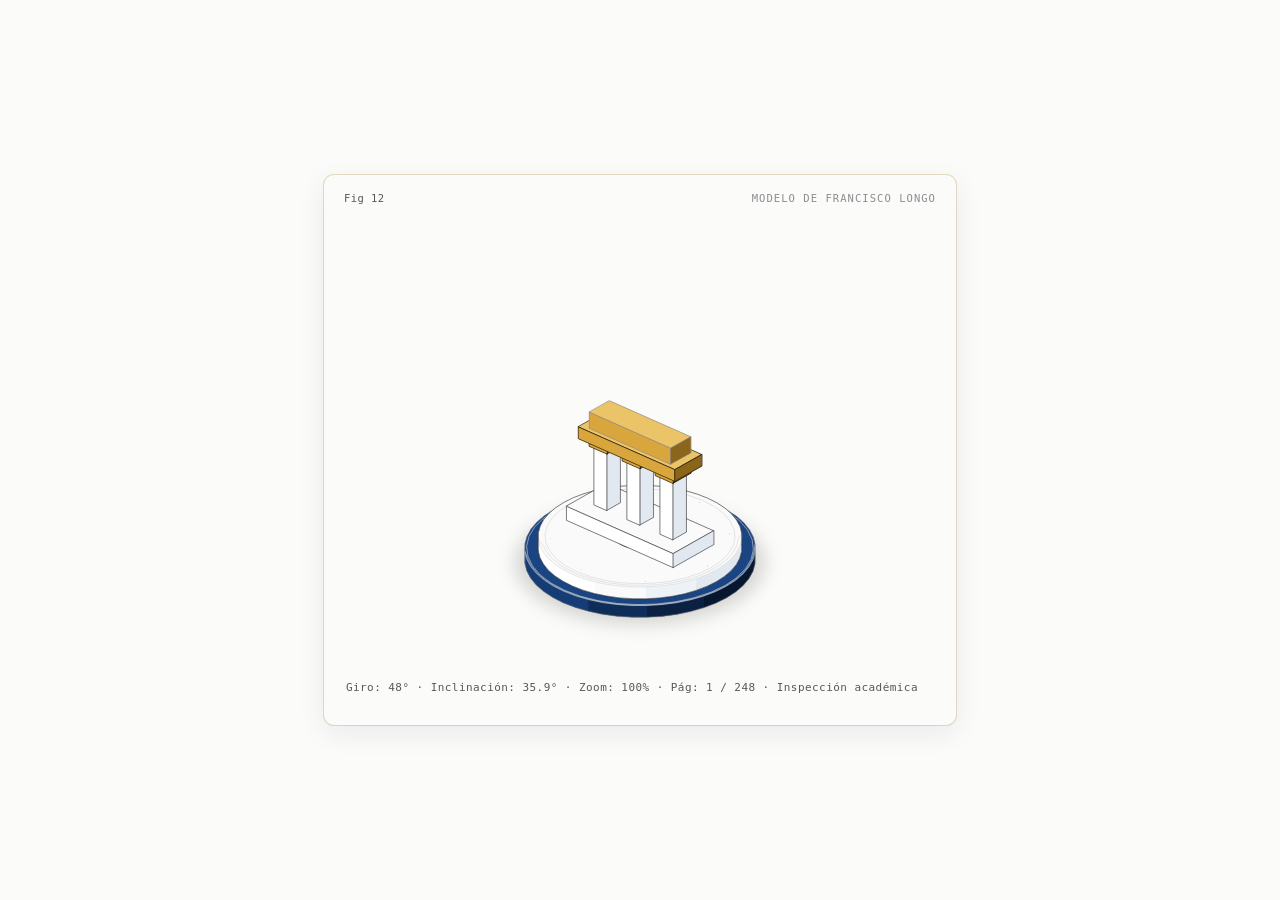
<file: _GUARDADO_SVG_ISOMETRICOS/slides_1_a_25/slide-12.html>
<!doctype html><html lang="en"><head><meta charset="utf-8"><meta name="viewport" content="width=device-width, initial-scale=1"><title>Atril de Tesina · CURZAS UNCo</title><style>
.iso{
  --anatomy-page:#0b0b0b;--anatomy-card:#131313;--anatomy-text:#a3a3a3;--anatomy-strong:#e6e6e6;--anatomy-muted:#6e6e6e;
  --anatomy-paper:#131313;--anatomy-face:#1b1b1b;--anatomy-top:#1c1c1c;
  --anatomy-shade-0:#0f0f0f;--anatomy-shade-1:#121212;--anatomy-shade-2:#151515;--anatomy-shade-3:#181818;
  --anatomy-lit-top:#262626;--anatomy-lit-shade:#1d1d1d;
  --anatomy-hi:#d4d4d4;--anatomy-mid:#6a6a6a;--anatomy-lo:#3e3e3e;--anatomy-faint:#2a2a2a;--anatomy-lit:#ffffff;
  --anatomy-halo:#050505;--anatomy-halo-opacity:.9;--anatomy-dot:#e6e6e6;
  --anatomy-red:#ff6b6b;--anatomy-green:#6be0a0;--anatomy-blue:#6b9bff;
  --anatomy-weight:.6px;--anatomy-ease:cubic-bezier(.32,.72,0,1);
  --anatomy-mono:ui-monospace,"SF Mono",Menlo,Consolas,monospace;
  --anatomy-lift:inset 0 1px 0 0 #ffffff0a,inset 0 0 0 1px #ffffff06,0 0 0 1px #00000026,0 1px 1px -.5px #00000014,0 3px 3px -1.5px #00000014,0 6px 6px -3px #00000014,0 12px 12px -6px #00000014;
}
.iso[data-theme="light"]{
  --anatomy-page:#f2f2ef;--anatomy-card:#fbfbfa;--anatomy-text:#57575a;--anatomy-strong:#18181a;--anatomy-muted:#8c8c90;
  --anatomy-paper:#fbfbfa;--anatomy-face:#ffffff;--anatomy-top:#ffffff;
  --anatomy-shade-0:#dcdcd9;--anatomy-shade-1:#e5e5e2;--anatomy-shade-2:#ededea;--anatomy-shade-3:#f4f4f1;
  --anatomy-lit-top:#ffffff;--anatomy-lit-shade:#eeeeeb;
  --anatomy-hi:#26262a;--anatomy-mid:#8a8a8f;--anatomy-lo:#b4b4b8;--anatomy-faint:#d4d4d6;--anatomy-lit:#000000;
  --anatomy-halo:#8a8a80;--anatomy-halo-opacity:.32;--anatomy-dot:#3a3a3e;
  --anatomy-red:#e5484d;--anatomy-green:#30a46c;--anatomy-blue:#3e63dd;
  --anatomy-lift:inset 0 1px 0 0 #ffffff,0 0 0 1px #0000000f,0 1px 1px -.5px #0000000a,0 3px 3px -1.5px #0000000a,0 6px 6px -3px #0000000a,0 12px 12px -6px #0000000a;
}
.iso-svg{display:block;width:100%;height:auto;overflow:visible}
.iso-svg path,.iso-svg circle{vector-effect:non-scaling-stroke}
.iso-fill{fill:var(--anatomy-paper);stroke:none}
.iso-solid[data-lit]>.iso-fill{fill:var(--anatomy-face)}
.iso-shade,.iso-top{stroke:none}
.iso-shade[data-shade="0"]{fill:var(--anatomy-shade-0)}
.iso-shade[data-shade="1"]{fill:var(--anatomy-shade-1)}
.iso-shade[data-shade="2"]{fill:var(--anatomy-shade-2)}
.iso-shade[data-shade="3"]{fill:var(--anatomy-shade-3)}
.iso-top{fill:var(--anatomy-top)}
.iso-solid[data-lit]>.iso-top{fill:var(--anatomy-lit-top)}
.iso-solid[data-lit]>.iso-shade{fill:var(--anatomy-lit-shade)}
.iso-solid[data-seamless]>.iso-shade,.iso-solid[data-seamless]>.iso-top{stroke-width:.4;stroke-linejoin:round}
.iso-solid[data-seamless]>.iso-shade[data-shade="0"]{stroke:var(--anatomy-shade-0)}
.iso-solid[data-seamless]>.iso-shade[data-shade="1"]{stroke:var(--anatomy-shade-1)}
.iso-solid[data-seamless]>.iso-shade[data-shade="2"]{stroke:var(--anatomy-shade-2)}
.iso-solid[data-seamless]>.iso-shade[data-shade="3"]{stroke:var(--anatomy-shade-3)}
.iso-solid[data-seamless]>.iso-top{stroke:var(--anatomy-top)}
.iso-solid[data-seamless][data-lit]>.iso-top{stroke:var(--anatomy-lit-top)}
.iso-solid[data-seamless][data-lit]>.iso-shade{stroke:var(--anatomy-lit-shade)}
.iso-solid[data-lit]>.iso-edge{stroke:var(--anatomy-lit)}
.iso-halo{fill:var(--anatomy-halo);stroke:none;filter:blur(9px);opacity:var(--anatomy-halo-opacity);transform:translateY(3px)}
.iso-line{fill:none;stroke:var(--anatomy-lo);stroke-width:var(--anatomy-weight);stroke-linecap:round;stroke-linejoin:round}
.iso-line[data-tone="hi"]{stroke:var(--anatomy-hi)}
.iso-line[data-tone="mid"]{stroke:var(--anatomy-mid)}
.iso-line[data-tone="lo"]{stroke:var(--anatomy-lo)}
.iso-line[data-tone="faint"]{stroke:var(--anatomy-faint)}
.iso-line[data-tone="lit"]{stroke:var(--anatomy-lit)}
.iso-line[data-tone="red"]{stroke:var(--anatomy-red)}
.iso-line[data-tone="green"]{stroke:var(--anatomy-green)}
.iso-line[data-tone="blue"]{stroke:var(--anatomy-blue)}
.iso-line[data-dotted]{stroke-dasharray:.01 3.5;stroke-width:1}
.iso-line[data-dashed]{stroke-dasharray:3 3}
.iso-line[data-flow]{stroke-dasharray:2 6}
.iso-wire-end{fill:var(--anatomy-paper);stroke:var(--anatomy-lo);stroke-width:var(--anatomy-weight)}
.iso-wire[data-tone="hi"] .iso-wire-end{stroke:var(--anatomy-hi)}
.iso-wire[data-tone="mid"] .iso-wire-end{stroke:var(--anatomy-mid)}
.iso-wire[data-tone="faint"] .iso-wire-end{stroke:var(--anatomy-faint)}
.iso-wire[data-tone="lit"] .iso-wire-end{stroke:var(--anatomy-lit)}
.iso-dots circle{fill:var(--anatomy-dot);stroke:none;opacity:.32}
.iso-dots[data-tone="hi"] circle{opacity:.85}
.iso-dots[data-tone="mid"] circle{opacity:.45}
.iso-dots[data-tone="lo"] circle{opacity:.22}
.iso-dots[data-tone="faint"] circle{opacity:.12}
.iso-face-text{fill:var(--anatomy-mid);font-family:var(--anatomy-mono);letter-spacing:.04em}
.iso-face-text[data-tone="hi"]{fill:var(--anatomy-hi)}
.iso-face-text[data-tone="lo"]{fill:var(--anatomy-lo)}
.iso-face-text[data-tone="faint"]{fill:var(--anatomy-faint)}
.tb-body{fill:var(--anatomy-shade-2);stroke:none}
.tb-shine{fill:var(--anatomy-top);stroke:none}
.tb-shade{fill:var(--anatomy-shade-0);stroke:none}
.tb-ring{fill:none;stroke:var(--anatomy-lo);stroke-width:.45;stroke-linecap:butt;stroke-linejoin:round}
.tb-ring[data-tone="mid"]{stroke:var(--anatomy-mid)}
.tb-ring[data-tone="faint"]{stroke:var(--anatomy-faint)}
.tb-ring[data-tone="hi"]{stroke:var(--anatomy-hi)}
@keyframes iso-flow{to{stroke-dashoffset:-32}}
@keyframes iso-pulse{0%,100%{opacity:.18}12%{opacity:1}40%{opacity:.18}}
.iso-line[data-flow]{animation:iso-flow 1600ms linear infinite}
.iso-dots circle[data-pulse]{animation:iso-pulse 1600ms steps(1,end) infinite;animation-delay:var(--pulse-at,0ms)}
.iso-figure{margin:32px 0 36px}
.iso-plate{position:relative;padding:52px 24px;border-radius:0;background:var(--anatomy-card);box-shadow:0 0 0 1px var(--anatomy-mid);--anatomy-paper:var(--anatomy-card)}
.iso-plate-corners{position:absolute;inset:18px 20px;pointer-events:none}
.iso-plate-corner{position:absolute;color:var(--anatomy-muted);font-family:var(--anatomy-mono);font-size:10.5px;line-height:1;letter-spacing:.04em;white-space:nowrap}
.iso-plate-corner[data-corner="fig"]{top:0;left:0;color:var(--anatomy-text)}
.iso-plate-corner[data-corner="title"]{top:0;right:0;text-transform:uppercase;letter-spacing:.1em}
.iso-plate-corner[data-corner="hint"]{bottom:0;left:0;text-transform:uppercase;letter-spacing:.1em}
.iso-plate-corner[data-corner="readout"]{right:0;bottom:0;color:var(--anatomy-text);font-variant-numeric:tabular-nums}
.iso-plate .iso-svg{margin:0 auto}
.iso-legend{display:grid;gap:8px;margin-top:12px;color:var(--anatomy-muted);font-size:13px;line-height:1.55}
.iso-keys{display:flex;flex-wrap:wrap;gap:6px 18px}
.iso-key{display:inline-flex;align-items:center;gap:7px}
.iso-swatch{width:16px;height:10px;flex:none;overflow:visible}
.iso-swatch path{fill:none;stroke:var(--anatomy-hi);stroke-width:1;vector-effect:non-scaling-stroke;stroke-linejoin:round;stroke-linecap:round}
.iso-swatch[data-mark="raised"] path,.iso-swatch[data-mark="flat"] path{stroke:var(--anatomy-mid)}
.iso-swatch[data-mark="lit"] path{stroke:var(--anatomy-lit)}
.iso-swatch[data-mark="dim"] path{stroke:var(--anatomy-lo)}
.iso-swatch[data-mark="dotted"] path{stroke-dasharray:.01 3;stroke-width:1.4}
.iso-swatch[data-mark="dashed"] path{stroke-dasharray:3 2.5}
.iso-swatch[data-mark="red"] path{stroke:var(--anatomy-red)}
.iso-swatch[data-mark="green"] path{stroke:var(--anatomy-green)}
.iso-swatch[data-mark="blue"] path{stroke:var(--anatomy-blue)}
.iso-swatch-crease{stroke:var(--anatomy-lo)!important}
@media (max-width:560px){.iso-plate{padding:48px 12px 70px}.iso-plate-corner[data-corner="hint"]{bottom:18px}}
@media (prefers-reduced-motion:reduce){.iso-line[data-flow],.iso-dots circle[data-pulse]{animation:none}}

*{box-sizing:border-box}
html{color-scheme:dark}
body[data-theme="light"]{color-scheme:light}
body{margin:0;background:var(--anatomy-page);color:var(--anatomy-text);font:14px/1.6 ui-sans-serif,system-ui,-apple-system,"Segoe UI",sans-serif;-webkit-font-smoothing:antialiased}
.iso-page{width:min(650px,100% - 32px);margin:64px auto 96px}
</style></head><body class="iso" data-theme="light"><main class="iso-page"><style>

/* Cuero Encuadernado Azul UNCo */
.tfg-leather > .iso-fill { fill: #0a192f; }
.tfg-leather > .iso-top { fill: #132a4e; }
.tfg-leather > .iso-shade[data-shade="0"] { fill: #061120; }
.tfg-leather > .iso-shade[data-shade="1"] { fill: #0b1c36; }
.tfg-leather > .iso-shade[data-shade="2"] { fill: #102444; }
.tfg-leather > .iso-shade[data-shade="3"] { fill: #17325c; }

body[data-theme="light"] .tfg-leather > .iso-fill,
.iso[data-theme="light"] .tfg-leather > .iso-fill { fill: #12305a; }
body[data-theme="light"] .tfg-leather > .iso-top,
.iso[data-theme="light"] .tfg-leather > .iso-top { fill: #1f4782; }
body[data-theme="light"] .tfg-leather > .iso-shade[data-shade="0"],
.iso[data-theme="light"] .tfg-leather > .iso-shade[data-shade="0"] { fill: #0a1e3b; }
body[data-theme="light"] .tfg-leather > .iso-shade[data-shade="1"],
.iso[data-theme="light"] .tfg-leather > .iso-shade[data-shade="1"] { fill: #102b52; }
body[data-theme="light"] .tfg-leather > .iso-shade[data-shade="2"],
.iso[data-theme="light"] .tfg-leather > .iso-shade[data-shade="2"] { fill: #163768; }
body[data-theme="light"] .tfg-leather > .iso-shade[data-shade="3"],
.iso[data-theme="light"] .tfg-leather > .iso-shade[data-shade="3"] { fill: #1c447f; }

/* Base Plinto Circular Azul UNCo */
.tfg-base-plinth > .iso-fill { fill: #0f2d59; }
.tfg-base-plinth > .iso-top { fill: #1b4582; }
.tfg-base-plinth > .iso-shade[data-shade="0"] { fill: #071730; }
.tfg-base-plinth > .iso-shade[data-shade="1"] { fill: #0a2144; }
.tfg-base-plinth > .iso-shade[data-shade="2"] { fill: #0f2d59; }
.tfg-base-plinth > .iso-shade[data-shade="3"] { fill: #153c75; }

/* Base Podio Superior de Mármol Blanco Biselado */
.tfg-base-podium > .iso-fill { fill: #ffffff; }
.tfg-base-podium > .iso-top { fill: #fafafa; }
.tfg-base-podium > .iso-shade[data-shade="0"] { fill: #e2e8f0; }
.tfg-base-podium > .iso-shade[data-shade="1"] { fill: #edf2f7; }
.tfg-base-podium > .iso-shade[data-shade="2"] { fill: #f8fafc; }
.tfg-base-podium > .iso-shade[data-shade="3"] { fill: #ffffff; }

/* Hojas de Pergamino Marfil */
.tfg-page > .iso-fill { fill: #202025; }
.tfg-page > .iso-top { fill: #2a2a30; }
.tfg-page > .iso-shade[data-shade="0"] { fill: #17171a; }
.tfg-page > .iso-shade[data-shade="1"] { fill: #1d1d22; }
.tfg-page > .iso-shade[data-shade="2"] { fill: #232328; }
.tfg-page > .iso-shade[data-shade="3"] { fill: #28282e; }

body[data-theme="light"] .tfg-page > .iso-fill,
.iso[data-theme="light"] .tfg-page > .iso-fill { fill: #faf8f5 !important; }
body[data-theme="light"] .tfg-page > .iso-top,
.iso[data-theme="light"] .tfg-page > .iso-top { fill: #ffffff !important; }
body[data-theme="light"] .tfg-page > .iso-shade[data-shade="0"],
.iso[data-theme="light"] .tfg-page > .iso-shade[data-shade="0"] { fill: #ede7dc !important; }
body[data-theme="light"] .tfg-page > .iso-shade[data-shade="1"],
.iso[data-theme="light"] .tfg-page > .iso-shade[data-shade="1"] { fill: #f2eee5 !important; }
body[data-theme="light"] .tfg-page > .iso-shade[data-shade="2"],
.iso[data-theme="light"] .tfg-page > .iso-shade[data-shade="2"] { fill: #f6f3ed !important; }
body[data-theme="light"] .tfg-page > .iso-shade[data-shade="3"],
.iso[data-theme="light"] .tfg-page > .iso-shade[data-shade="3"] { fill: #faf8f5 !important; }

/* Madera Noble */
.tfg-wood > .iso-fill { fill: #4a3328; }
.tfg-wood > .iso-top { fill: #654637; }
.tfg-wood > .iso-shade[data-shade="0"] { fill: #36241b; }
.tfg-wood > .iso-shade[data-shade="1"] { fill: #422d22; }
.tfg-wood > .iso-shade[data-shade="2"] { fill: #54392b; }
.tfg-wood > .iso-shade[data-shade="3"] { fill: #5e4131; }

/* Bronce / Oro Pulido */
.tfg-brass > .iso-fill { fill: #c89632; }
.tfg-brass > .iso-top { fill: #ecc468; }
.tfg-brass > .iso-shade[data-shade="0"] { fill: #8a651a; }
.tfg-brass > .iso-shade[data-shade="1"] { fill: #a57c24; }
.tfg-brass > .iso-shade[data-shade="2"] { fill: #be902d; }
.tfg-brass > .iso-shade[data-shade="3"] { fill: #d8a63c; }

/* Cantos Dorados */
.tfg-gilt > .iso-fill { fill: #d4af37; }
.tfg-gilt > .iso-top { fill: #f3e5ab; }
.tfg-gilt > .iso-shade[data-shade="0"] { fill: #8c7322; }
.tfg-gilt > .iso-shade[data-shade="1"] { fill: #b2932f; }
.tfg-gilt > .iso-shade[data-shade="2"] { fill: #c5a435; }
.tfg-gilt > .iso-shade[data-shade="3"] { fill: #e0be42; }

/* Cinta Dorada */
.tfg-ribbon {
  fill: none;
  stroke: #e6b422;
  stroke-width: 2.4px;
  stroke-linecap: round;
  stroke-linejoin: round;
}
.tfg-gold-line {
  fill: none;
  stroke: #ecc468;
  stroke-width: 1.4px;
}

html { color-scheme: light; }
body[data-theme="dark"], html[data-theme="dark"] { color-scheme: dark; }
html, body {
  background: var(--anatomy-card) !important;
  margin: 0 !important;
  padding: 0 !important;
  overflow: hidden !important;
  height: 100%;
  width: 100%;
  display: flex;
  align-items: center;
  justify-content: center;
}
.iso-page {
  width: 100% !important;
  max-width: 640px !important;
  margin: 0 auto !important;
  padding: 0 4px !important;
}
.iso-figure { margin: 0 !important; }
.iso-plate {
  padding: 38px 18px 46px !important;
  border-radius: 10px !important;
  box-shadow: 0 8px 28px rgba(15, 23, 42, 0.08), 0 0 0 1px rgba(180, 131, 36, 0.25) !important;
  background: var(--anatomy-card) !important;
}
.iso-plate-corner[data-corner="hint"] { display: none !important; }
.iso-plate-corner[data-corner="readout"] {
  right: 18px !important;
  bottom: 14px !important;
  font-size: 11px !important;
  white-space: nowrap !important;
}
.iso-legend { display: none !important; }
</style><figure class="iso-figure"><div class="iso-plate"><div class="iso-plate-corners" aria-hidden="true"><span class="iso-plate-corner" data-corner="fig">Fig 12</span><span class="iso-plate-corner" data-corner="title">Atril de Tesina · CURZAS UNCo</span><span class="iso-plate-corner" data-corner="hint">Giro 360° · Arrastra · Rueda Zoom</span><span class="iso-plate-corner" data-corner="readout" data-readout>Giro: 42° · Inclinación: 32.0° · Zoom: 100% · Pág: 1 / 248 · Defensa iniciada</span></div><div class="iso-stage" tabindex="0" role="region" aria-label="Atril de Tesina · CURZAS UNCo"><svg xmlns="http://www.w3.org/2000/svg" class="iso-svg" viewBox="0 0 640 500" role="img" aria-label="Dispositivo Isométrico 3D de la Defensa de Tesina (Licenciatura en Gestión de Recursos Humanos, CURZAS — Universidad Nacional del Comahue). Ensamblado con la Fábrica Modular sobre el podio circular de mármol y base azul UNCo."><g class="tfg-base-group"><path class="iso-halo" d="M410.2 422.4L396.4 427.9L381.2 432.4L365 435.9L348 438.3L330.6 439.5L312.9 439.7L295.4 438.6L278.3 436.5L261.9 433.2L246.5 428.9L232.4 423.6L219.8 417.4L208.8 410.5L199.8 402.9L192.9 394.8L188.1 386.3L185.5 377.6L185.3 368.8L187.4 360L191.7 351.5L198.3 343.3L206.9 335.6L217.4 328.5L229.8 322.2L243.6 316.7L258.8 312.2L275 308.7L292 306.4L309.4 305.1L327.1 305L344.6 306L361.7 308.2L378.1 311.4L393.5 315.8L407.6 321L420.2 327.2L431.2 334.1L440.2 341.7L447.1 349.8L451.9 358.3L454.5 367L454.7 375.8L452.6 384.6L448.3 393.2L441.7 401.3L433.1 409L422.6 416.1Z"/><g class="iso-solid tfg-base-plinth"><path class="iso-fill" d="M196.2 356.4L198.1 348.4L202.1 340.5L208.1 333L216.1 325.9L225.8 319.4L237.1 313.6L249.8 308.6L263.7 304.5L278.6 301.3L294.2 299.1L310.3 297.9L326.5 297.8L342.6 298.8L358.3 300.8L373.4 303.8L387.5 307.7L400.5 312.6L412.1 318.2L422.1 324.6L430.4 331.6L436.8 339L441.2 346.8L443.6 354.8L443.8 362.9L443.8 375.6L441.9 383.6L437.9 391.5L431.9 399L423.9 406.1L414.2 412.6L402.9 418.4L390.2 423.4L376.3 427.5L361.4 430.7L345.8 432.9L329.7 434.1L313.5 434.2L297.4 433.2L281.7 431.3L266.6 428.2L252.5 424.3L239.5 419.4L227.9 413.8L217.9 407.4L209.6 400.4L203.2 393L198.8 385.2L196.4 377.2L196.2 369.1Z"/><path class="iso-shade" data-shade="0" d="M402.9 418.4L390.2 423.4L390.2 410.8L402.9 405.7ZM390.2 423.4L376.3 427.5L376.3 414.9L390.2 410.8ZM443.8 375.6L441.9 383.6L441.9 371L443.8 362.9ZM441.9 383.6L437.9 391.5L437.9 378.8L441.9 371ZM437.9 391.5L431.9 399L431.9 386.4L437.9 378.8ZM431.9 399L423.9 406.1L423.9 393.4L431.9 386.4ZM423.9 406.1L414.2 412.6L414.2 399.9L423.9 393.4ZM414.2 412.6L402.9 418.4L402.9 405.7L414.2 399.9Z"/><path class="iso-shade" data-shade="1" d="M376.3 427.5L361.4 430.7L361.4 418.1L376.3 414.9ZM361.4 430.7L345.8 432.9L345.8 420.3L361.4 418.1ZM345.8 432.9L329.7 434.1L329.7 421.5L345.8 420.3ZM329.7 434.1L313.5 434.2L313.5 421.6L329.7 421.5Z"/><path class="iso-shade" data-shade="2" d="M313.5 434.2L297.4 433.2L297.4 420.6L313.5 421.6ZM297.4 433.2L281.7 431.3L281.7 418.6L297.4 420.6ZM281.7 431.3L266.6 428.2L266.6 415.6L281.7 418.6ZM266.6 428.2L252.5 424.3L252.5 411.7L266.6 415.6Z"/><path class="iso-shade" data-shade="3" d="M252.5 424.3L239.5 419.4L239.5 406.8L252.5 411.7ZM239.5 419.4L227.9 413.8L227.9 401.2L239.5 406.8ZM227.9 413.8L217.9 407.4L217.9 394.8L227.9 401.2ZM217.9 407.4L209.6 400.4L209.6 387.8L217.9 394.8ZM209.6 400.4L203.2 393L203.2 380.4L209.6 387.8ZM203.2 393L198.8 385.2L198.8 372.6L203.2 380.4ZM198.8 385.2L196.4 377.2L196.4 364.6L198.8 372.6ZM196.4 377.2L196.2 369.1L196.2 356.4L196.4 364.6Z"/><path class="iso-top" d="M402.9 405.7L390.2 410.8L376.3 414.9L361.4 418.1L345.8 420.3L329.7 421.5L313.5 421.6L297.4 420.6L281.7 418.6L266.6 415.6L252.5 411.7L239.5 406.8L227.9 401.2L217.9 394.8L209.6 387.8L203.2 380.4L198.8 372.6L196.4 364.6L196.2 356.4L198.1 348.4L202.1 340.5L208.1 333L216.1 325.9L225.8 319.4L237.1 313.6L249.8 308.6L263.7 304.5L278.6 301.3L294.2 299.1L310.3 297.9L326.5 297.8L342.6 298.8L358.3 300.8L373.4 303.8L387.5 307.7L400.5 312.6L412.1 318.2L422.1 324.6L430.4 331.6L436.8 339L441.2 346.8L443.6 354.8L443.8 362.9L441.9 371L437.9 378.8L431.9 386.4L423.9 393.4L414.2 399.9Z"/><path class="iso-line iso-crease" data-tone="faint" d="M443.8 362.9L441.9 371L437.9 378.8L431.9 386.4L423.9 393.4L414.2 399.9L402.9 405.7L390.2 410.8L376.3 414.9L361.4 418.1L345.8 420.3L329.7 421.5L313.5 421.6L297.4 420.6L281.7 418.6L266.6 415.6L252.5 411.7L239.5 406.8L227.9 401.2L217.9 394.8L209.6 387.8L203.2 380.4L198.8 372.6L196.4 364.6L196.2 356.4"/><path class="iso-line iso-bevel" data-tone="faint" d="M443.8 362.9L440.8 370.9L436.8 378.7L430.9 386.1L423 393.1L413.4 399.6L402.2 405.3L389.6 410.3L375.8 414.4L361 417.6L345.5 419.8L329.6 420.9L313.6 421L297.6 420.1L282 418.1L267.1 415.1L253.1 411.2L240.2 406.4L228.7 400.8L218.8 394.5L210.5 387.6L204.2 380.2L199.8 372.5L197.5 364.5L196.2 356.4"/><path class="iso-line iso-edge" data-tone="mid" d="M196.2 356.4L198.1 348.4L202.1 340.5L208.1 333L216.1 325.9L225.8 319.4L237.1 313.6L249.8 308.6L263.7 304.5L278.6 301.3L294.2 299.1L310.3 297.9L326.5 297.8L342.6 298.8L358.3 300.8L373.4 303.8L387.5 307.7L400.5 312.6L412.1 318.2L422.1 324.6L430.4 331.6L436.8 339L441.2 346.8L443.6 354.8L443.8 362.9M443.8 375.6L441.9 383.6L437.9 391.5L431.9 399L423.9 406.1L414.2 412.6L402.9 418.4L390.2 423.4L376.3 427.5L361.4 430.7L345.8 432.9L329.7 434.1L313.5 434.2L297.4 433.2L281.7 431.3L266.6 428.2L252.5 424.3L239.5 419.4L227.9 413.8L217.9 407.4L209.6 400.4L203.2 393L198.8 385.2L196.4 377.2L196.2 369.1M196.2 356.4L196.2 369.1M443.8 362.9L443.8 375.6"/></g><path class="iso-line" data-tone="faint" d="M401.5 404.9L384.5 411.3L365.6 416.1L345.3 419.2L324.2 420.5L303.1 420L282.4 417.6L262.8 413.4L245 407.7L229.5 400.4L216.7 391.9L207.1 382.5L200.9 372.3L198.3 361.8L199.4 351.2L204.2 340.9L212.5 331.1L224.1 322.2L238.5 314.4L255.5 308.1L274.4 303.2L294.7 300.1L315.8 298.8L336.9 299.4L357.6 301.8L377.2 305.9L395 311.7L410.5 319L423.3 327.4L432.9 336.9L439.1 347L441.7 357.6L440.6 368.2L435.8 378.5L427.5 388.3L415.9 397.2Z"/><g class="iso-solid tfg-base-podium"><path class="iso-fill" d="M210.8 344.2L212.5 337.1L216 330.2L221.3 323.5L228.3 317.3L236.8 311.5L246.8 306.4L258.1 302L270.4 298.3L283.5 295.5L297.3 293.6L311.4 292.6L325.7 292.5L339.9 293.3L353.8 295.1L367.1 297.7L379.6 301.2L391 305.5L401.3 310.5L410.1 316.1L417.4 322.2L423.1 328.8L427 335.7L429 342.8L429.2 349.9L429.2 362.6L427.5 369.7L424 376.6L418.7 383.2L411.7 389.5L403.2 395.2L393.2 400.3L381.9 404.8L369.6 408.4L356.5 411.2L342.7 413.2L328.6 414.2L314.3 414.3L300.1 413.5L286.2 411.7L272.9 409L260.4 405.5L249 401.3L238.7 396.3L229.9 390.7L222.6 384.5L216.9 377.9L213 371.1L211 364L210.8 356.8Z"/><path class="iso-shade" data-shade="0" d="M393.2 400.3L381.9 404.8L381.9 392.1L393.2 387.7ZM381.9 404.8L369.6 408.4L369.6 395.8L381.9 392.1ZM429.2 362.6L427.5 369.7L427.5 357L429.2 349.9ZM427.5 369.7L424 376.6L424 364L427.5 357ZM424 376.6L418.7 383.2L418.7 370.6L424 364ZM418.7 383.2L411.7 389.5L411.7 376.8L418.7 370.6ZM411.7 389.5L403.2 395.2L403.2 382.6L411.7 376.8ZM403.2 395.2L393.2 400.3L393.2 387.7L403.2 382.6Z"/><path class="iso-shade" data-shade="1" d="M369.6 408.4L356.5 411.2L356.5 398.6L369.6 395.8ZM356.5 411.2L342.7 413.2L342.7 400.5L356.5 398.6ZM342.7 413.2L328.6 414.2L328.6 401.6L342.7 400.5ZM328.6 414.2L314.3 414.3L314.3 401.7L328.6 401.6Z"/><path class="iso-shade" data-shade="2" d="M314.3 414.3L300.1 413.5L300.1 400.8L314.3 401.7ZM300.1 413.5L286.2 411.7L286.2 399.1L300.1 400.8ZM286.2 411.7L272.9 409L272.9 396.4L286.2 399.1ZM272.9 409L260.4 405.5L260.4 392.9L272.9 396.4Z"/><path class="iso-shade" data-shade="3" d="M260.4 405.5L249 401.3L249 388.6L260.4 392.9ZM249 401.3L238.7 396.3L238.7 383.6L249 388.6ZM238.7 396.3L229.9 390.7L229.9 378L238.7 383.6ZM229.9 390.7L222.6 384.5L222.6 371.9L229.9 378ZM222.6 384.5L216.9 377.9L216.9 365.3L222.6 371.9ZM216.9 377.9L213 371.1L213 358.4L216.9 365.3ZM213 371.1L211 364L211 351.4L213 358.4ZM211 364L210.8 356.8L210.8 344.2L211 351.4Z"/><path class="iso-top" d="M393.2 387.7L381.9 392.1L369.6 395.8L356.5 398.6L342.7 400.5L328.6 401.6L314.3 401.7L300.1 400.8L286.2 399.1L272.9 396.4L260.4 392.9L249 388.6L238.7 383.6L229.9 378L222.6 371.9L216.9 365.3L213 358.4L211 351.4L210.8 344.2L212.5 337.1L216 330.2L221.3 323.5L228.3 317.3L236.8 311.5L246.8 306.4L258.1 302L270.4 298.3L283.5 295.5L297.3 293.6L311.4 292.6L325.7 292.5L339.9 293.3L353.8 295.1L367.1 297.7L379.6 301.2L391 305.5L401.3 310.5L410.1 316.1L417.4 322.2L423.1 328.8L427 335.7L429 342.8L429.2 349.9L427.5 357L424 364L418.7 370.6L411.7 376.8L403.2 382.6Z"/><path class="iso-line iso-crease" data-tone="faint" d="M429.2 349.9L427.5 357L424 364L418.7 370.6L411.7 376.8L403.2 382.6L393.2 387.7L381.9 392.1L369.6 395.8L356.5 398.6L342.7 400.5L328.6 401.6L314.3 401.7L300.1 400.8L286.2 399.1L272.9 396.4L260.4 392.9L249 388.6L238.7 383.6L229.9 378L222.6 371.9L216.9 365.3L213 358.4L211 351.4L210.8 344.2"/><path class="iso-line iso-bevel" data-tone="faint" d="M429.2 349.9L423.9 356.7L420.5 363.4L415.4 369.8L408.7 375.8L400.4 381.4L390.7 386.3L379.9 390.6L368 394.2L355.3 396.9L342 398.8L328.3 399.8L314.5 399.8L300.7 399L287.3 397.3L274.5 394.8L262.4 391.4L251.3 387.3L241.4 382.4L232.9 377L225.8 371.1L220.4 364.7L216.6 358.1L214.6 351.2L210.8 344.2"/><path class="iso-line iso-edge" data-tone="hi" d="M210.8 344.2L212.5 337.1L216 330.2L221.3 323.5L228.3 317.3L236.8 311.5L246.8 306.4L258.1 302L270.4 298.3L283.5 295.5L297.3 293.6L311.4 292.6L325.7 292.5L339.9 293.3L353.8 295.1L367.1 297.7L379.6 301.2L391 305.5L401.3 310.5L410.1 316.1L417.4 322.2L423.1 328.8L427 335.7L429 342.8L429.2 349.9M429.2 362.6L427.5 369.7L424 376.6L418.7 383.2L411.7 389.5L403.2 395.2L393.2 400.3L381.9 404.8L369.6 408.4L356.5 411.2L342.7 413.2L328.6 414.2L314.3 414.3L300.1 413.5L286.2 411.7L272.9 409L260.4 405.5L249 401.3L238.7 396.3L229.9 390.7L222.6 384.5L216.9 377.9L213 371.1L211 364L210.8 356.8M210.8 344.2L210.8 356.8M429.2 349.9L429.2 362.6"/></g><path class="iso-line" data-tone="faint" d="M388.3 385L374.1 390.3L358.2 394.4L341.2 397L323.6 398.1L305.8 397.6L288.5 395.6L272.1 392.1L257.2 387.3L244.1 381.2L233.4 374.1L225.4 366.2L220.2 357.7L218 348.8L218.9 340L222.9 331.3L229.9 323.1L239.6 315.6L251.7 309.1L265.9 303.8L281.8 299.7L298.8 297.1L316.4 296.1L334.2 296.5L351.5 298.5L367.9 302L382.8 306.8L395.9 312.9L406.6 320L414.6 327.9L419.8 336.5L422 345.3L421.1 354.2L417.1 362.8L410.1 371L400.4 378.5Z"/><g class="iso-solid tfg-brass"><path class="iso-fill" d="M292.7 343.6L292.9 341.2L294 338.9L295.9 336.7L298.5 334.7L301.7 333L305.5 331.5L309.8 330.4L314.3 329.7L319 329.5L323.8 329.6L328.4 330.1L332.8 331L336.8 332.3L340.3 334L343.2 335.9L345.3 338L346.7 340.3L347.3 342.6L347.3 346.6L347.1 349L346 351.3L344.1 353.5L341.5 355.5L338.3 357.2L334.5 358.7L330.2 359.7L325.7 360.4L321 360.7L316.2 360.6L311.6 360.1L307.2 359.1L303.2 357.8L299.7 356.2L296.8 354.3L294.7 352.2L293.3 349.9L292.7 347.5Z"/><path class="iso-shade" data-shade="0" d="M338.3 357.2L334.5 358.7L334.5 354.7L338.3 353.3ZM347.3 346.6L347.1 349L347.1 345L347.3 342.6ZM347.1 349L346 351.3L346 347.3L347.1 345ZM346 351.3L344.1 353.5L344.1 349.5L346 347.3ZM344.1 353.5L341.5 355.5L341.5 351.5L344.1 349.5ZM341.5 355.5L338.3 357.2L338.3 353.3L341.5 351.5Z"/><path class="iso-shade" data-shade="1" d="M334.5 358.7L330.2 359.7L330.2 355.8L334.5 354.7ZM330.2 359.7L325.7 360.4L325.7 356.5L330.2 355.8ZM325.7 360.4L321 360.7L321 356.8L325.7 356.5Z"/><path class="iso-shade" data-shade="2" d="M321 360.7L316.2 360.6L316.2 356.7L321 356.8ZM316.2 360.6L311.6 360.1L311.6 356.1L316.2 356.7ZM311.6 360.1L307.2 359.1L307.2 355.2L311.6 356.1Z"/><path class="iso-shade" data-shade="3" d="M307.2 359.1L303.2 357.8L303.2 353.9L307.2 355.2ZM303.2 357.8L299.7 356.2L299.7 352.3L303.2 353.9ZM299.7 356.2L296.8 354.3L296.8 350.4L299.7 352.3ZM296.8 354.3L294.7 352.2L294.7 348.2L296.8 350.4ZM294.7 352.2L293.3 349.9L293.3 346L294.7 348.2ZM293.3 349.9L292.7 347.5L292.7 343.6L293.3 346Z"/><path class="iso-top" d="M338.3 353.3L334.5 354.7L330.2 355.8L325.7 356.5L321 356.8L316.2 356.7L311.6 356.1L307.2 355.2L303.2 353.9L299.7 352.3L296.8 350.4L294.7 348.2L293.3 346L292.7 343.6L292.9 341.2L294 338.9L295.9 336.7L298.5 334.7L301.7 333L305.5 331.5L309.8 330.4L314.3 329.7L319 329.5L323.8 329.6L328.4 330.1L332.8 331L336.8 332.3L340.3 334L343.2 335.9L345.3 338L346.7 340.3L347.3 342.6L347.1 345L346 347.3L344.1 349.5L341.5 351.5Z"/><path class="iso-line iso-crease" data-tone="faint" d="M347.3 342.6L347.1 345L346 347.3L344.1 349.5L341.5 351.5L338.3 353.3L334.5 354.7L330.2 355.8L325.7 356.5L321 356.8L316.2 356.7L311.6 356.1L307.2 355.2L303.2 353.9L299.7 352.3L296.8 350.4L294.7 348.2L293.3 346L292.7 343.6"/><path class="iso-line iso-bevel" data-tone="faint" d="M347.3 342.6L346.4 345L345.3 347.2L343.5 349.4L341 351.3L337.8 353L334.1 354.4L330 355.5L325.5 356.1L320.9 356.4L316.3 356.3L311.8 355.8L307.5 354.9L303.6 353.6L300.2 352L297.4 350.2L295.3 348.1L294 345.9L292.7 343.6"/><path class="iso-line iso-edge" data-tone="lit" d="M292.7 343.6L292.9 341.2L294 338.9L295.9 336.7L298.5 334.7L301.7 333L305.5 331.5L309.8 330.4L314.3 329.7L319 329.5L323.8 329.6L328.4 330.1L332.8 331L336.8 332.3L340.3 334L343.2 335.9L345.3 338L346.7 340.3L347.3 342.6M347.3 346.6L347.1 349L346 351.3L344.1 353.5L341.5 355.5L338.3 357.2L334.5 358.7L330.2 359.7L325.7 360.4L321 360.7L316.2 360.6L311.6 360.1L307.2 359.1L303.2 357.8L299.7 356.2L296.8 354.3L294.7 352.2L293.3 349.9L292.7 347.5M292.7 343.6L292.7 347.5M347.3 342.6L347.3 346.6"/></g><path class="iso-line" data-tone="lit" d="M338.3 353.3L332.4 355.3L325.7 356.5L318.6 356.8L311.6 356.1L305.1 354.6L299.7 352.3L295.6 349.3L293.3 346L292.7 342.4L294 338.9L297.1 335.7L301.7 333L307.6 330.9L314.3 329.7L321.4 329.5L328.4 330.1L334.9 331.7L340.3 334L344.4 336.9L346.7 340.3L347.3 343.8L346 347.3L342.9 350.6Z"/><g class="iso-dots" data-tone="mid"><circle cx="384.6" cy="383" r="0.45"/><circle cx="314.9" cy="395.3" r="0.45"/><circle cx="248.2" cy="379.4" r="0.45"/><circle cx="223.5" cy="344.5" r="0.45"/><circle cx="255.4" cy="311.2" r="0.45"/><circle cx="325.1" cy="298.8" r="0.45"/><circle cx="391.8" cy="314.7" r="0.45"/><circle cx="416.5" cy="349.6" r="0.45"/></g></g><g class="tfg-pedestal-group"><g class="iso-solid tfg-brass"><path class="iso-fill" d="M272.7 335.6L273.6 331.9L275.8 328.3L279 325L283.2 321.9L288.3 319.2L294.2 316.9L300.7 315.2L307.7 313.9L315 313.2L322.5 313.1L329.9 313.6L337 314.7L343.7 316.3L349.8 318.4L355.2 320.9L359.7 323.9L363.3 327.2L365.8 330.7L367.1 334.3L367.3 338L367.3 344.4L366.4 348L364.2 351.6L361 355L356.8 358L351.7 360.7L345.8 363L339.3 364.8L332.3 366L325 366.7L317.5 366.8L310.1 366.3L303 365.2L296.3 363.6L290.2 361.5L284.8 359L280.3 356L276.7 352.8L274.2 349.2L272.9 345.6L272.7 341.9Z"/><path class="iso-shade" data-shade="0" d="M351.7 360.7L345.8 363L345.8 356.7L351.7 354.4ZM367.3 344.4L366.4 348L366.4 341.7L367.3 338ZM366.4 348L364.2 351.6L364.2 345.3L366.4 341.7ZM364.2 351.6L361 355L361 348.6L364.2 345.3ZM361 355L356.8 358L356.8 351.7L361 348.6ZM356.8 358L351.7 360.7L351.7 354.4L356.8 351.7Z"/><path class="iso-shade" data-shade="1" d="M345.8 363L339.3 364.8L339.3 358.4L345.8 356.7ZM339.3 364.8L332.3 366L332.3 359.7L339.3 358.4ZM332.3 366L325 366.7L325 360.4L332.3 359.7ZM325 366.7L317.5 366.8L317.5 360.5L325 360.4Z"/><path class="iso-shade" data-shade="2" d="M317.5 366.8L310.1 366.3L310.1 360L317.5 360.5ZM310.1 366.3L303 365.2L303 358.9L310.1 360ZM303 365.2L296.3 363.6L296.3 357.3L303 358.9Z"/><path class="iso-shade" data-shade="3" d="M296.3 363.6L290.2 361.5L290.2 355.2L296.3 357.3ZM290.2 361.5L284.8 359L284.8 352.7L290.2 355.2ZM284.8 359L280.3 356L280.3 349.7L284.8 352.7ZM280.3 356L276.7 352.8L276.7 346.4L280.3 349.7ZM276.7 352.8L274.2 349.2L274.2 342.9L276.7 346.4ZM274.2 349.2L272.9 345.6L272.9 339.3L274.2 342.9ZM272.9 345.6L272.7 341.9L272.7 335.6L272.9 339.3Z"/><path class="iso-top" d="M351.7 354.4L345.8 356.7L339.3 358.4L332.3 359.7L325 360.4L317.5 360.5L310.1 360L303 358.9L296.3 357.3L290.2 355.2L284.8 352.7L280.3 349.7L276.7 346.4L274.2 342.9L272.9 339.3L272.7 335.6L273.6 331.9L275.8 328.3L279 325L283.2 321.9L288.3 319.2L294.2 316.9L300.7 315.2L307.7 313.9L315 313.2L322.5 313.1L329.9 313.6L337 314.7L343.7 316.3L349.8 318.4L355.2 320.9L359.7 323.9L363.3 327.2L365.8 330.7L367.1 334.3L367.3 338L366.4 341.7L364.2 345.3L361 348.6L356.8 351.7Z"/><path class="iso-line iso-crease" data-tone="faint" d="M367.3 338L366.4 341.7L364.2 345.3L361 348.6L356.8 351.7L351.7 354.4L345.8 356.7L339.3 358.4L332.3 359.7L325 360.4L317.5 360.5L310.1 360L303 358.9L296.3 357.3L290.2 355.2L284.8 352.7L280.3 349.7L276.7 346.4L274.2 342.9L272.9 339.3L272.7 335.6"/><path class="iso-line iso-bevel" data-tone="faint" d="M367.3 338L365.3 341.6L363.2 345.1L360.1 348.4L356 351.4L351 354L345.2 356.2L338.8 357.9L332 359.2L324.8 359.8L317.6 359.9L310.4 359.4L303.4 358.4L296.9 356.8L290.9 354.8L285.6 352.3L281.2 349.4L277.7 346.2L275.3 342.8L274 339.2L272.7 335.6"/><path class="iso-line iso-edge" data-tone="mid" d="M272.7 335.6L273.6 331.9L275.8 328.3L279 325L283.2 321.9L288.3 319.2L294.2 316.9L300.7 315.2L307.7 313.9L315 313.2L322.5 313.1L329.9 313.6L337 314.7L343.7 316.3L349.8 318.4L355.2 320.9L359.7 323.9L363.3 327.2L365.8 330.7L367.1 334.3L367.3 338M367.3 344.4L366.4 348L364.2 351.6L361 355L356.8 358L351.7 360.7L345.8 363L339.3 364.8L332.3 366L325 366.7L317.5 366.8L310.1 366.3L303 365.2L296.3 363.6L290.2 361.5L284.8 359L280.3 356L276.7 352.8L274.2 349.2L272.9 345.6L272.7 341.9M272.7 335.6L272.7 341.9M367.3 338L367.3 344.4"/></g><path class="iso-line" data-tone="lo" d="M346.8 351.7L340.5 354L333.4 355.7L325.8 356.6L317.9 356.8L310.1 356.2L302.7 354.9L296 352.9L290.2 350.2L285.5 347.1L282.2 343.5L280.3 339.7L280 335.8L281.1 331.9L283.8 328.2L287.9 324.8L293.2 321.9L299.5 319.6L306.6 317.9L314.2 317L322.1 316.8L329.9 317.4L337.3 318.7L344 320.7L349.8 323.4L354.5 326.6L357.8 330.1L359.7 333.9L360 337.9L358.9 341.7L356.2 345.4L352.1 348.8Z"/><g class="iso-solid"><path class="iso-fill" d="M287.2 296.3L287.5 293.5L288.8 290.7L291 288.1L294.1 285.7L298 283.6L302.6 281.9L307.7 280.6L313.2 279.7L318.9 279.4L324.6 279.5L330.1 280.2L335.4 281.3L340.2 282.8L344.4 284.8L347.8 287.1L350.4 289.6L352.1 292.4L352.8 295.2L352.8 336.2L352.5 339.1L351.2 341.9L349 344.5L345.9 346.9L342 349L337.4 350.7L332.3 352L326.8 352.8L321.1 353.2L315.4 353L309.9 352.4L304.6 351.3L299.8 349.7L295.6 347.8L292.2 345.5L289.6 342.9L287.9 340.2L287.2 337.4Z"/><path class="iso-shade" data-shade="0" d="M342 349L337.4 350.7L337.4 309.7L342 308ZM352.8 336.2L352.5 339.1L352.5 298L352.8 295.2ZM352.5 339.1L351.2 341.9L351.2 300.8L352.5 298ZM351.2 341.9L349 344.5L349 303.5L351.2 300.8ZM349 344.5L345.9 346.9L345.9 305.9L349 303.5ZM345.9 346.9L342 349L342 308L345.9 305.9Z"/><path class="iso-shade" data-shade="1" d="M337.4 350.7L332.3 352L332.3 311L337.4 309.7ZM332.3 352L326.8 352.8L326.8 311.8L332.3 311ZM326.8 352.8L321.1 353.2L321.1 312.2L326.8 311.8Z"/><path class="iso-shade" data-shade="2" d="M321.1 353.2L315.4 353L315.4 312L321.1 312.2ZM315.4 353L309.9 352.4L309.9 311.4L315.4 312ZM309.9 352.4L304.6 351.3L304.6 310.2L309.9 311.4Z"/><path class="iso-shade" data-shade="3" d="M304.6 351.3L299.8 349.7L299.8 308.7L304.6 310.2ZM299.8 349.7L295.6 347.8L295.6 306.7L299.8 308.7ZM295.6 347.8L292.2 345.5L292.2 304.5L295.6 306.7ZM292.2 345.5L289.6 342.9L289.6 301.9L292.2 304.5ZM289.6 342.9L287.9 340.2L287.9 299.2L289.6 301.9ZM287.9 340.2L287.2 337.4L287.2 296.3L287.9 299.2Z"/><path class="iso-top" d="M342 308L337.4 309.7L332.3 311L326.8 311.8L321.1 312.2L315.4 312L309.9 311.4L304.6 310.2L299.8 308.7L295.6 306.7L292.2 304.5L289.6 301.9L287.9 299.2L287.2 296.3L287.5 293.5L288.8 290.7L291 288.1L294.1 285.7L298 283.6L302.6 281.9L307.7 280.6L313.2 279.7L318.9 279.4L324.6 279.5L330.1 280.2L335.4 281.3L340.2 282.8L344.4 284.8L347.8 287.1L350.4 289.6L352.1 292.4L352.8 295.2L352.5 298L351.2 300.8L349 303.5L345.9 305.9Z"/><path class="iso-line iso-crease" data-tone="faint" d="M352.8 295.2L352.5 298L351.2 300.8L349 303.5L345.9 305.9L342 308L337.4 309.7L332.3 311L326.8 311.8L321.1 312.2L315.4 312L309.9 311.4L304.6 310.2L299.8 308.7L295.6 306.7L292.2 304.5L289.6 301.9L287.9 299.2L287.2 296.3"/><path class="iso-line iso-edge" data-tone="mid" d="M287.2 296.3L287.5 293.5L288.8 290.7L291 288.1L294.1 285.7L298 283.6L302.6 281.9L307.7 280.6L313.2 279.7L318.9 279.4L324.6 279.5L330.1 280.2L335.4 281.3L340.2 282.8L344.4 284.8L347.8 287.1L350.4 289.6L352.1 292.4L352.8 295.2M352.8 336.2L352.5 339.1L351.2 341.9L349 344.5L345.9 346.9L342 349L337.4 350.7L332.3 352L326.8 352.8L321.1 353.2L315.4 353L309.9 352.4L304.6 351.3L299.8 349.7L295.6 347.8L292.2 345.5L289.6 342.9L287.9 340.2L287.2 337.4M287.2 296.3L287.2 337.4M352.8 295.2L352.8 336.2"/></g><path class="iso-line" data-tone="faint" d="M352.8 324.2L352.5 326.3L351.7 328.4L350.3 330.5L348.4 332.4L346 334.2L343.2 335.8L340 337.2L336.4 338.4L332.6 339.3L328.5 340L324.3 340.4L320 340.6L315.7 340.4L311.5 340L307.4 339.3L303.6 338.4L300 337.2L296.8 335.8L294 334.2L291.6 332.4L289.7 330.5L288.3 328.4L287.5 326.3L287.2 324.2"/><path class="iso-line" data-tone="faint" d="M352.8 305.2L352.5 307.4L351.7 309.5L350.3 311.5L348.4 313.4L346 315.2L343.2 316.8L340 318.2L336.4 319.4L332.6 320.4L328.5 321.1L324.3 321.5L320 321.6L315.7 321.5L311.5 321.1L307.4 320.4L303.6 319.4L300 318.2L296.8 316.8L294 315.2L291.6 313.4L289.7 311.5L288.3 309.5L287.5 307.4L287.2 305.2"/><path class="iso-line" data-tone="faint" d="M336.4 319.4L336.4 284.7"/><path class="iso-line" data-tone="faint" d="M345.1 323.1L345.1 288.4"/><path class="iso-line" data-tone="faint" d="M350.8 328L350.8 293.3"/><path class="iso-line" data-tone="faint" d="M352.8 333.6L352.8 298.9"/><path class="iso-line" data-tone="faint" d="M350.8 339.3L350.8 304.5"/><path class="iso-line" data-tone="faint" d="M345.1 344.2L345.1 309.5"/><path class="iso-line" data-tone="faint" d="M336.4 347.9L336.4 313.1"/><g class="iso-solid"><path class="iso-fill" d="M280 285.2L280.8 282.1L282.6 279.1L285.3 276.3L288.8 273.7L293.2 271.4L298.2 269.5L303.7 268L309.6 266.9L315.8 266.4L322.1 266.3L328.3 266.7L334.4 267.6L340 268.9L345.2 270.7L349.8 272.9L353.6 275.4L356.6 278.1L358.7 281.1L359.9 284.2L360 287.3L360 296.8L359.2 299.9L357.4 302.9L354.7 305.8L351.2 308.4L346.8 310.7L341.8 312.6L336.3 314.1L330.4 315.1L324.2 315.7L317.9 315.8L311.7 315.4L305.6 314.5L300 313.1L294.8 311.3L290.2 309.2L286.4 306.7L283.4 303.9L281.3 301L280.1 297.9L280 294.7Z"/><path class="iso-shade" data-shade="0" d="M346.8 310.7L341.8 312.6L341.8 303.1L346.8 301.2ZM360 296.8L359.2 299.9L359.2 290.5L360 287.3ZM359.2 299.9L357.4 302.9L357.4 293.5L359.2 290.5ZM357.4 302.9L354.7 305.8L354.7 296.3L357.4 293.5ZM354.7 305.8L351.2 308.4L351.2 298.9L354.7 296.3ZM351.2 308.4L346.8 310.7L346.8 301.2L351.2 298.9Z"/><path class="iso-shade" data-shade="1" d="M341.8 312.6L336.3 314.1L336.3 304.6L341.8 303.1ZM336.3 314.1L330.4 315.1L330.4 305.7L336.3 304.6ZM330.4 315.1L324.2 315.7L324.2 306.2L330.4 305.7ZM324.2 315.7L317.9 315.8L317.9 306.3L324.2 306.2Z"/><path class="iso-shade" data-shade="2" d="M317.9 315.8L311.7 315.4L311.7 305.9L317.9 306.3ZM311.7 315.4L305.6 314.5L305.6 305L311.7 305.9ZM305.6 314.5L300 313.1L300 303.7L305.6 305Z"/><path class="iso-shade" data-shade="3" d="M300 313.1L294.8 311.3L294.8 301.9L300 303.7ZM294.8 311.3L290.2 309.2L290.2 299.7L294.8 301.9ZM290.2 309.2L286.4 306.7L286.4 297.2L290.2 299.7ZM286.4 306.7L283.4 303.9L283.4 294.4L286.4 297.2ZM283.4 303.9L281.3 301L281.3 291.5L283.4 294.4ZM281.3 301L280.1 297.9L280.1 288.4L281.3 291.5ZM280.1 297.9L280 294.7L280 285.2L280.1 288.4Z"/><path class="iso-top" d="M346.8 301.2L341.8 303.1L336.3 304.6L330.4 305.7L324.2 306.2L317.9 306.3L311.7 305.9L305.6 305L300 303.7L294.8 301.9L290.2 299.7L286.4 297.2L283.4 294.4L281.3 291.5L280.1 288.4L280 285.2L280.8 282.1L282.6 279.1L285.3 276.3L288.8 273.7L293.2 271.4L298.2 269.5L303.7 268L309.6 266.9L315.8 266.4L322.1 266.3L328.3 266.7L334.4 267.6L340 268.9L345.2 270.7L349.8 272.9L353.6 275.4L356.6 278.1L358.7 281.1L359.9 284.2L360 287.3L359.2 290.5L357.4 293.5L354.7 296.3L351.2 298.9Z"/><path class="iso-line iso-crease" data-tone="faint" d="M360 287.3L359.2 290.5L357.4 293.5L354.7 296.3L351.2 298.9L346.8 301.2L341.8 303.1L336.3 304.6L330.4 305.7L324.2 306.2L317.9 306.3L311.7 305.9L305.6 305L300 303.7L294.8 301.9L290.2 299.7L286.4 297.2L283.4 294.4L281.3 291.5L280.1 288.4L280 285.2"/><path class="iso-line iso-edge" data-tone="mid" d="M280 285.2L280.8 282.1L282.6 279.1L285.3 276.3L288.8 273.7L293.2 271.4L298.2 269.5L303.7 268L309.6 266.9L315.8 266.4L322.1 266.3L328.3 266.7L334.4 267.6L340 268.9L345.2 270.7L349.8 272.9L353.6 275.4L356.6 278.1L358.7 281.1L359.9 284.2L360 287.3M360 296.8L359.2 299.9L357.4 302.9L354.7 305.8L351.2 308.4L346.8 310.7L341.8 312.6L336.3 314.1L330.4 315.1L324.2 315.7L317.9 315.8L311.7 315.4L305.6 314.5L300 313.1L294.8 311.3L290.2 309.2L286.4 306.7L283.4 303.9L281.3 301L280.1 297.9L280 294.7M280 285.2L280 294.7M360 287.3L360 296.8"/></g><path class="iso-line" data-tone="lo" d="M346.8 310L346.8 301.8M341.8 311.9L341.8 303.7M336.3 313.4L336.3 305.2M330.4 314.5L330.4 306.3M324.2 315.1L324.2 306.9M317.9 315.2L317.9 306.9M311.7 314.7L311.7 306.5M305.6 313.8L305.6 305.6M300 312.5L300 304.3M294.8 310.7L294.8 302.5M290.2 308.5L290.2 300.3M286.4 306L286.4 297.8M283.4 303.3L283.4 295.1M281.3 300.3L281.3 292.1M359.2 299.3L359.2 291.1M357.4 302.3L357.4 294.1M354.7 305.2L354.7 296.9M351.2 307.7L351.2 299.5"/><g class="iso-solid"><path class="iso-fill" d="M292.7 228.8L293.5 226.1L295.3 223.6L298.1 221.3L301.7 219.3L306 217.7L310.9 216.6L316.1 215.9L321.4 215.8L326.7 216.2L331.8 217.1L336.4 218.5L340.3 220.3L343.5 222.5L345.8 224.9L347.1 227.5L347.3 230.2L347.3 287L346.5 289.7L344.7 292.2L341.9 294.5L338.3 296.4L334 298L329.1 299.2L323.9 299.8L318.6 299.9L313.3 299.5L308.2 298.6L303.6 297.2L299.7 295.4L296.5 293.3L294.2 290.9L292.9 288.3L292.7 285.6Z"/><path class="iso-shade" data-shade="0" d="M338.3 296.4L334 298L334 241.2L338.3 239.6ZM347.3 287L346.5 289.7L346.5 232.8L347.3 230.2ZM346.5 289.7L344.7 292.2L344.7 235.4L346.5 232.8ZM344.7 292.2L341.9 294.5L341.9 237.6L344.7 235.4ZM341.9 294.5L338.3 296.4L338.3 239.6L341.9 237.6Z"/><path class="iso-shade" data-shade="1" d="M334 298L329.1 299.2L329.1 242.4L334 241.2ZM329.1 299.2L323.9 299.8L323.9 243L329.1 242.4ZM323.9 299.8L318.6 299.9L318.6 243.1L323.9 243Z"/><path class="iso-shade" data-shade="2" d="M318.6 299.9L313.3 299.5L313.3 242.7L318.6 243.1ZM313.3 299.5L308.2 298.6L308.2 241.8L313.3 242.7Z"/><path class="iso-shade" data-shade="3" d="M308.2 298.6L303.6 297.2L303.6 240.4L308.2 241.8ZM303.6 297.2L299.7 295.4L299.7 238.6L303.6 240.4ZM299.7 295.4L296.5 293.3L296.5 236.5L299.7 238.6ZM296.5 293.3L294.2 290.9L294.2 234L296.5 236.5ZM294.2 290.9L292.9 288.3L292.9 231.4L294.2 234ZM292.9 288.3L292.7 285.6L292.7 228.8L292.9 231.4Z"/><path class="iso-top" d="M338.3 239.6L334 241.2L329.1 242.4L323.9 243L318.6 243.1L313.3 242.7L308.2 241.8L303.6 240.4L299.7 238.6L296.5 236.5L294.2 234L292.9 231.4L292.7 228.8L293.5 226.1L295.3 223.6L298.1 221.3L301.7 219.3L306 217.7L310.9 216.6L316.1 215.9L321.4 215.8L326.7 216.2L331.8 217.1L336.4 218.5L340.3 220.3L343.5 222.5L345.8 224.9L347.1 227.5L347.3 230.2L346.5 232.8L344.7 235.4L341.9 237.6Z"/><path class="iso-line iso-crease" data-tone="faint" d="M347.3 230.2L346.5 232.8L344.7 235.4L341.9 237.6L338.3 239.6L334 241.2L329.1 242.4L323.9 243L318.6 243.1L313.3 242.7L308.2 241.8L303.6 240.4L299.7 238.6L296.5 236.5L294.2 234L292.9 231.4L292.7 228.8"/><path class="iso-line iso-edge" data-tone="mid" d="M292.7 228.8L293.5 226.1L295.3 223.6L298.1 221.3L301.7 219.3L306 217.7L310.9 216.6L316.1 215.9L321.4 215.8L326.7 216.2L331.8 217.1L336.4 218.5L340.3 220.3L343.5 222.5L345.8 224.9L347.1 227.5L347.3 230.2M347.3 287L346.5 289.7L344.7 292.2L341.9 294.5L338.3 296.4L334 298L329.1 299.2L323.9 299.8L318.6 299.9L313.3 299.5L308.2 298.6L303.6 297.2L299.7 295.4L296.5 293.3L294.2 290.9L292.9 288.3L292.7 285.6M292.7 228.8L292.7 285.6M347.3 230.2L347.3 287"/></g><path class="iso-line" data-tone="mid" d="M347.3 280L346.8 282.6L345.3 285.2L342.7 287.6L339.3 289.6L335.2 291.3L330.5 292.6L325.3 293.4L320 293.6L314.7 293.4L309.5 292.6L304.8 291.3L300.7 289.6L297.3 287.6L294.7 285.2L293.2 282.6L292.7 280"/><path class="iso-line" data-tone="lo" d="M347.3 273.7L345.3 278.9L339.3 283.3L330.5 286.3L320 287.3L309.5 286.3L300.7 283.3L294.7 278.9L292.7 273.7"/><path class="iso-line" data-tone="lo" d="M347.3 267.3L345.3 272.6L339.3 277L330.5 280L320 281L309.5 280L300.7 277L294.7 272.6L292.7 267.3"/><path class="iso-line" data-tone="mid" d="M347.3 261L346.8 263.7L345.3 266.3L342.7 268.6L339.3 270.7L335.2 272.4L330.5 273.7L325.3 274.4L320 274.7L314.7 274.4L309.5 273.7L304.8 272.4L300.7 270.7L297.3 268.6L294.7 266.3L293.2 263.7L292.7 261"/><path class="iso-line" data-tone="lo" d="M347.3 254.7L345.3 260L339.3 264.4L330.5 267.4L320 268.4L309.5 267.4L300.7 264.4L294.7 260L292.7 254.7"/><path class="iso-line" data-tone="lo" d="M347.3 248.4L345.3 253.6L339.3 258.1L330.5 261L320 262.1L309.5 261L300.7 258.1L294.7 253.6L292.7 248.4"/><path class="iso-line" data-tone="mid" d="M347.3 242.1L346.8 244.8L345.3 247.3L342.7 249.7L339.3 251.8L335.2 253.5L330.5 254.7L325.3 255.5L320 255.8L314.7 255.5L309.5 254.7L304.8 253.5L300.7 251.8L297.3 249.7L294.7 247.3L293.2 244.8L292.7 242.1"/><path class="iso-line" data-tone="lo" d="M347.3 235.8L345.3 241L339.3 245.4L330.5 248.4L320 249.5L309.5 248.4L300.7 245.4L294.7 241L292.7 235.8"/><g class="iso-solid"><path class="iso-fill" d="M283.6 222.2L283.9 219L285.3 215.9L287.8 213L291.3 210.4L295.6 208L300.7 206.1L306.3 204.7L312.4 203.7L318.7 203.4L325.1 203.5L331.3 204.2L337.1 205.5L342.4 207.2L347.1 209.4L350.9 211.9L353.8 214.7L355.7 217.8L356.4 220.9L356.4 228.8L356.1 232L354.7 235.1L352.2 238L348.7 240.7L344.4 243L339.3 244.9L333.7 246.4L327.6 247.3L321.3 247.7L314.9 247.5L308.7 246.8L302.9 245.6L297.6 243.8L292.9 241.7L289.1 239.1L286.2 236.3L284.3 233.3L283.6 230.1Z"/><path class="iso-shade" data-shade="0" d="M344.4 243L339.3 244.9L339.3 237L344.4 235.1ZM356.4 228.8L356.1 232L356.1 224.1L356.4 220.9ZM356.1 232L354.7 235.1L354.7 227.2L356.1 224.1ZM354.7 235.1L352.2 238L352.2 230.1L354.7 227.2ZM352.2 238L348.7 240.7L348.7 232.8L352.2 230.1ZM348.7 240.7L344.4 243L344.4 235.1L348.7 232.8Z"/><path class="iso-shade" data-shade="1" d="M339.3 244.9L333.7 246.4L333.7 238.5L339.3 237ZM333.7 246.4L327.6 247.3L327.6 239.4L333.7 238.5ZM327.6 247.3L321.3 247.7L321.3 239.8L327.6 239.4Z"/><path class="iso-shade" data-shade="2" d="M321.3 247.7L314.9 247.5L314.9 239.6L321.3 239.8ZM314.9 247.5L308.7 246.8L308.7 238.9L314.9 239.6ZM308.7 246.8L302.9 245.6L302.9 237.7L308.7 238.9Z"/><path class="iso-shade" data-shade="3" d="M302.9 245.6L297.6 243.8L297.6 235.9L302.9 237.7ZM297.6 243.8L292.9 241.7L292.9 233.8L297.6 235.9ZM292.9 241.7L289.1 239.1L289.1 231.2L292.9 233.8ZM289.1 239.1L286.2 236.3L286.2 228.4L289.1 231.2ZM286.2 236.3L284.3 233.3L284.3 225.4L286.2 228.4ZM284.3 233.3L283.6 230.1L283.6 222.2L284.3 225.4Z"/><path class="iso-top" d="M344.4 235.1L339.3 237L333.7 238.5L327.6 239.4L321.3 239.8L314.9 239.6L308.7 238.9L302.9 237.7L297.6 235.9L292.9 233.8L289.1 231.2L286.2 228.4L284.3 225.4L283.6 222.2L283.9 219L285.3 215.9L287.8 213L291.3 210.4L295.6 208L300.7 206.1L306.3 204.7L312.4 203.7L318.7 203.4L325.1 203.5L331.3 204.2L337.1 205.5L342.4 207.2L347.1 209.4L350.9 211.9L353.8 214.7L355.7 217.8L356.4 220.9L356.1 224.1L354.7 227.2L352.2 230.1L348.7 232.8Z"/><path class="iso-line iso-crease" data-tone="faint" d="M356.4 220.9L356.1 224.1L354.7 227.2L352.2 230.1L348.7 232.8L344.4 235.1L339.3 237L333.7 238.5L327.6 239.4L321.3 239.8L314.9 239.6L308.7 238.9L302.9 237.7L297.6 235.9L292.9 233.8L289.1 231.2L286.2 228.4L284.3 225.4L283.6 222.2"/><path class="iso-line iso-bevel" data-tone="faint" d="M356.4 220.9L355 224L353.6 227L351.2 229.9L347.9 232.5L343.7 234.7L338.7 236.6L333.2 238L327.4 238.9L321.2 239.2L315.1 239.1L309.1 238.4L303.4 237.2L298.2 235.5L293.7 233.4L290 230.9L287.2 228.2L285.4 225.3L283.6 222.2"/><path class="iso-line iso-edge" data-tone="mid" d="M283.6 222.2L283.9 219L285.3 215.9L287.8 213L291.3 210.4L295.6 208L300.7 206.1L306.3 204.7L312.4 203.7L318.7 203.4L325.1 203.5L331.3 204.2L337.1 205.5L342.4 207.2L347.1 209.4L350.9 211.9L353.8 214.7L355.7 217.8L356.4 220.9M356.4 228.8L356.1 232L354.7 235.1L352.2 238L348.7 240.7L344.4 243L339.3 244.9L333.7 246.4L327.6 247.3L321.3 247.7L314.9 247.5L308.7 246.8L302.9 245.6L297.6 243.8L292.9 241.7L289.1 239.1L286.2 236.3L284.3 233.3L283.6 230.1M283.6 222.2L283.6 230.1M356.4 220.9L356.4 228.8"/></g><g class="iso-solid"><path class="iso-fill" d="M268.3 194L268.9 193L270.1 192.2L291.8 182.4L293.6 181.9L295.8 181.7L297.8 182L299.5 182.6L370.3 221.9L371.4 222.8L371.7 223.9L371.7 236.5L371.1 237.5L369.9 238.4L348.2 248.1L346.4 248.7L344.2 248.8L342.2 248.6L340.5 247.9L269.7 208.6L268.6 207.7L268.3 206.7Z"/><path class="iso-shade" data-shade="0" d="M371.7 236.5L371.1 237.5L371.1 224.9L371.7 223.9ZM371.1 237.5L369.9 238.4L369.9 225.7L371.1 224.9ZM369.9 238.4L348.2 248.1L348.2 235.5L369.9 225.7ZM348.2 248.1L346.4 248.7L346.4 236L348.2 235.5Z"/><path class="iso-shade" data-shade="1" d="M346.4 248.7L344.2 248.8L344.2 236.2L346.4 236Z"/><path class="iso-shade" data-shade="2" d="M344.2 248.8L342.2 248.6L342.2 235.9L344.2 236.2Z"/><path class="iso-shade" data-shade="3" d="M342.2 248.6L340.5 247.9L340.5 235.3L342.2 235.9ZM340.5 247.9L269.7 208.6L269.7 196L340.5 235.3ZM269.7 208.6L268.6 207.7L268.6 195.1L269.7 196ZM268.6 207.7L268.3 206.7L268.3 194L268.6 195.1Z"/><path class="iso-top" d="M370.3 221.9L371.4 222.8L371.7 223.9L371.1 224.9L369.9 225.7L348.2 235.5L346.4 236L344.2 236.2L342.2 235.9L340.5 235.3L269.7 196L268.6 195.1L268.3 194L268.9 193L270.1 192.2L291.8 182.4L293.6 181.9L295.8 181.7L297.8 182L299.5 182.6Z"/><path class="iso-line iso-crease" data-tone="faint" d="M371.7 223.9L371.1 224.9L369.9 225.7L348.2 235.5L346.4 236L344.2 236.2L342.2 235.9L340.5 235.3L269.7 196L268.6 195.1L268.3 194"/><path class="iso-line iso-bevel" data-tone="faint" d="M371.7 223.9L369.8 224.6L368.8 225.2L347.3 234.9L345.9 235.4L344.3 235.5L342.8 235.3L341.5 234.8L270.9 195.6L270 194.9L268.3 194"/><path class="iso-line iso-edge" data-tone="mid" d="M268.3 194L268.9 193L270.1 192.2L291.8 182.4L293.6 181.9L295.8 181.7L297.8 182L299.5 182.6L370.3 221.9L371.4 222.8L371.7 223.9M371.7 236.5L371.1 237.5L369.9 238.4L348.2 248.1L346.4 248.7L344.2 248.8L342.2 248.6L340.5 247.9L269.7 208.6L268.6 207.7L268.3 206.7M371.7 223.9L371.7 236.5M268.3 194L268.3 206.7"/></g><g class="iso-solid"><path class="iso-fill" d="M271.6 155.2L272.1 154.3L273.1 153.6L284 148.8L285.5 148.3L287.2 148.2L289 148.4L290.4 148.9L291.6 149.6L292.5 150.4L292.8 151.2L292.8 186L292.3 186.8L291.3 187.5L280.4 192.4L278.9 192.9L277.1 193L275.4 192.8L274 192.3L272.8 191.6L271.9 190.8L271.6 189.9Z"/><path class="iso-shade" data-shade="0" d="M292.8 186L292.3 186.8L292.3 152.1L292.8 151.2ZM292.3 186.8L291.3 187.5L291.3 152.8L292.3 152.1ZM291.3 187.5L280.4 192.4L280.4 157.7L291.3 152.8ZM280.4 192.4L278.9 192.9L278.9 158.2L280.4 157.7Z"/><path class="iso-shade" data-shade="1" d="M278.9 192.9L277.1 193L277.1 158.3L278.9 158.2Z"/><path class="iso-shade" data-shade="2" d="M277.1 193L275.4 192.8L275.4 158.1L277.1 158.3Z"/><path class="iso-shade" data-shade="3" d="M275.4 192.8L274 192.3L274 157.5L275.4 158.1ZM274 192.3L272.8 191.6L272.8 156.9L274 157.5ZM272.8 191.6L271.9 190.8L271.9 156.1L272.8 156.9ZM271.9 190.8L271.6 189.9L271.6 155.2L271.9 156.1Z"/><path class="iso-top" d="M291.6 149.6L292.5 150.4L292.8 151.2L292.3 152.1L291.3 152.8L280.4 157.7L278.9 158.2L277.1 158.3L275.4 158.1L274 157.5L272.8 156.9L271.9 156.1L271.6 155.2L272.1 154.3L273.1 153.6L284 148.8L285.5 148.3L287.2 148.2L289 148.4L290.4 148.9Z"/><path class="iso-line iso-crease" data-tone="faint" d="M292.8 151.2L292.3 152.1L291.3 152.8L280.4 157.7L278.9 158.2L277.1 158.3L275.4 158.1L274 157.5L272.8 156.9L271.9 156.1L271.6 155.2"/><path class="iso-line iso-bevel" data-tone="faint" d="M292.8 151.2L291.3 151.9L290.5 152.5L279.8 157.3L278.5 157.6L277.2 157.7L275.9 157.6L274.7 157.1L273.7 156.5L272.9 155.9L271.6 155.2"/><path class="iso-line iso-edge" data-tone="mid" d="M271.6 155.2L272.1 154.3L273.1 153.6L284 148.8L285.5 148.3L287.2 148.2L289 148.4L290.4 148.9L291.6 149.6L292.5 150.4L292.8 151.2M292.8 186L292.3 186.8L291.3 187.5L280.4 192.4L278.9 192.9L277.1 193L275.4 192.8L274 192.3L272.8 191.6L271.9 190.8L271.6 189.9M292.8 151.2L292.8 186M271.6 155.2L271.6 189.9"/></g><g class="iso-solid"><path class="iso-fill" d="M347.2 197.2L347.7 196.3L348.7 195.6L359.6 190.7L361.1 190.3L362.9 190.2L364.6 190.4L366 190.9L367.2 191.6L368.1 192.4L368.4 193.2L368.4 228L367.9 228.8L366.9 229.5L356 234.4L354.5 234.9L352.8 235L351 234.8L349.6 234.2L348.4 233.6L347.5 232.8L347.2 231.9Z"/><path class="iso-shade" data-shade="0" d="M368.4 228L367.9 228.8L367.9 194.1L368.4 193.2ZM367.9 228.8L366.9 229.5L366.9 194.8L367.9 194.1ZM366.9 229.5L356 234.4L356 199.7L366.9 194.8ZM356 234.4L354.5 234.9L354.5 200.1L356 199.7Z"/><path class="iso-shade" data-shade="1" d="M354.5 234.9L352.8 235L352.8 200.3L354.5 200.1Z"/><path class="iso-shade" data-shade="2" d="M352.8 235L351 234.8L351 200L352.8 200.3Z"/><path class="iso-shade" data-shade="3" d="M351 234.8L349.6 234.2L349.6 199.5L351 200ZM349.6 234.2L348.4 233.6L348.4 198.8L349.6 199.5ZM348.4 233.6L347.5 232.8L347.5 198.1L348.4 198.8ZM347.5 232.8L347.2 231.9L347.2 197.2L347.5 198.1Z"/><path class="iso-top" d="M367.2 191.6L368.1 192.4L368.4 193.2L367.9 194.1L366.9 194.8L356 199.7L354.5 200.1L352.8 200.3L351 200L349.6 199.5L348.4 198.8L347.5 198.1L347.2 197.2L347.7 196.3L348.7 195.6L359.6 190.7L361.1 190.3L362.9 190.2L364.6 190.4L366 190.9Z"/><path class="iso-line iso-crease" data-tone="faint" d="M368.4 193.2L367.9 194.1L366.9 194.8L356 199.7L354.5 200.1L352.8 200.3L351 200L349.6 199.5L348.4 198.8L347.5 198.1L347.2 197.2"/><path class="iso-line iso-bevel" data-tone="faint" d="M368.4 193.2L367 193.9L366.1 194.4L355.4 199.2L354.2 199.6L352.8 199.7L351.5 199.6L350.3 199.1L349.3 198.5L348.5 197.9L347.2 197.2"/><path class="iso-line iso-edge" data-tone="mid" d="M347.2 197.2L347.7 196.3L348.7 195.6L359.6 190.7L361.1 190.3L362.9 190.2L364.6 190.4L366 190.9L367.2 191.6L368.1 192.4L368.4 193.2M368.4 228L367.9 228.8L366.9 229.5L356 234.4L354.5 234.9L352.8 235L351 234.8L349.6 234.2L348.4 233.6L347.5 232.8L347.2 231.9M368.4 193.2L368.4 228M347.2 197.2L347.2 231.9"/></g><g class="iso-solid"><path class="iso-fill" d="M270.4 162.7L270.5 161.4L271.4 160.2L273 159.2L275.2 158.5L277.7 158.2L280.2 158.2L282.6 158.7L284.6 159.5L286 160.6L286.7 161.8L286.7 176L286.6 177.3L285.6 178.5L284 179.5L281.9 180.2L279.4 180.5L276.8 180.5L274.4 180L272.4 179.2L271 178.1L270.4 176.9Z"/><path class="iso-shade" data-shade="0" d="M284 179.5L281.9 180.2L281.9 166L284 165.3ZM286.7 176L286.6 177.3L286.6 163.1L286.7 161.8ZM286.6 177.3L285.6 178.5L285.6 164.3L286.6 163.1ZM285.6 178.5L284 179.5L284 165.3L285.6 164.3Z"/><path class="iso-shade" data-shade="1" d="M281.9 180.2L279.4 180.5L279.4 166.3L281.9 166Z"/><path class="iso-shade" data-shade="2" d="M279.4 180.5L276.8 180.5L276.8 166.3L279.4 166.3ZM276.8 180.5L274.4 180L274.4 165.8L276.8 166.3Z"/><path class="iso-shade" data-shade="3" d="M274.4 180L272.4 179.2L272.4 165L274.4 165.8ZM272.4 179.2L271 178.1L271 163.9L272.4 165ZM271 178.1L270.4 176.9L270.4 162.7L271 163.9Z"/><path class="iso-top" d="M284 165.3L281.9 166L279.4 166.3L276.8 166.3L274.4 165.8L272.4 165L271 163.9L270.4 162.7L270.5 161.4L271.4 160.2L273 159.2L275.2 158.5L277.7 158.2L280.2 158.2L282.6 158.7L284.6 159.5L286 160.6L286.7 161.8L286.6 163.1L285.6 164.3Z"/><path class="iso-line iso-crease" data-tone="faint" d="M286.7 161.8L286.6 163.1L285.6 164.3L284 165.3L281.9 166L279.4 166.3L276.8 166.3L274.4 165.8L272.4 165L271 163.9L270.4 162.7"/><path class="iso-line iso-edge" data-tone="lo" d="M270.4 162.7L270.5 161.4L271.4 160.2L273 159.2L275.2 158.5L277.7 158.2L280.2 158.2L282.6 158.7L284.6 159.5L286 160.6L286.7 161.8M286.7 176L286.6 177.3L285.6 178.5L284 179.5L281.9 180.2L279.4 180.5L276.8 180.5L274.4 180L272.4 179.2L271 178.1L270.4 176.9M270.4 162.7L270.4 176.9M286.7 161.8L286.7 176"/></g><g class="iso-solid"><path class="iso-fill" d="M343.3 209.1L343.4 207.4L344.3 205.9L345.9 204.4L348.1 203.2L350.7 202.3L353.7 201.6L356.9 201.4L360.2 201.4L363.3 201.9L366.2 202.7L368.6 203.8L370.5 205.1L371.8 206.6L372.4 208.2L372.4 217.7L372.2 219.3L371.3 220.9L369.7 222.3L367.6 223.5L364.9 224.5L361.9 225.1L358.7 225.4L355.4 225.3L352.3 224.8L349.4 224.1L347 223L345.1 221.7L343.8 220.1L343.3 218.5Z"/><path class="iso-shade" data-shade="0" d="M367.6 223.5L364.9 224.5L364.9 215L367.6 214.1ZM372.4 217.7L372.2 219.3L372.2 209.8L372.4 208.2ZM372.2 219.3L371.3 220.9L371.3 211.4L372.2 209.8ZM371.3 220.9L369.7 222.3L369.7 212.8L371.3 211.4ZM369.7 222.3L367.6 223.5L367.6 214.1L369.7 212.8Z"/><path class="iso-shade" data-shade="1" d="M364.9 224.5L361.9 225.1L361.9 215.6L364.9 215ZM361.9 225.1L358.7 225.4L358.7 215.9L361.9 215.6Z"/><path class="iso-shade" data-shade="2" d="M358.7 225.4L355.4 225.3L355.4 215.8L358.7 215.9ZM355.4 225.3L352.3 224.8L352.3 215.4L355.4 215.8ZM352.3 224.8L349.4 224.1L349.4 214.6L352.3 215.4Z"/><path class="iso-shade" data-shade="3" d="M349.4 224.1L347 223L347 213.5L349.4 214.6ZM347 223L345.1 221.7L345.1 212.2L347 213.5ZM345.1 221.7L343.8 220.1L343.8 210.7L345.1 212.2ZM343.8 220.1L343.3 218.5L343.3 209.1L343.8 210.7Z"/><path class="iso-top" d="M367.6 214.1L364.9 215L361.9 215.6L358.7 215.9L355.4 215.8L352.3 215.4L349.4 214.6L347 213.5L345.1 212.2L343.8 210.7L343.3 209.1L343.4 207.4L344.3 205.9L345.9 204.4L348.1 203.2L350.7 202.3L353.7 201.6L356.9 201.4L360.2 201.4L363.3 201.9L366.2 202.7L368.6 203.8L370.5 205.1L371.8 206.6L372.4 208.2L372.2 209.8L371.3 211.4L369.7 212.8Z"/><path class="iso-line iso-crease" data-tone="faint" d="M372.4 208.2L372.2 209.8L371.3 211.4L369.7 212.8L367.6 214.1L364.9 215L361.9 215.6L358.7 215.9L355.4 215.8L352.3 215.4L349.4 214.6L347 213.5L345.1 212.2L343.8 210.7L343.3 209.1"/><path class="iso-line iso-edge" data-tone="mid" d="M343.3 209.1L343.4 207.4L344.3 205.9L345.9 204.4L348.1 203.2L350.7 202.3L353.7 201.6L356.9 201.4L360.2 201.4L363.3 201.9L366.2 202.7L368.6 203.8L370.5 205.1L371.8 206.6L372.4 208.2M372.4 217.7L372.2 219.3L371.3 220.9L369.7 222.3L367.6 223.5L364.9 224.5L361.9 225.1L358.7 225.4L355.4 225.3L352.3 224.8L349.4 224.1L347 223L345.1 221.7L343.8 220.1L343.3 218.5M343.3 209.1L343.3 218.5M372.4 208.2L372.4 217.7"/></g><path class="iso-line" data-tone="lo" d="M367.6 222.9L367.6 214.7M365.3 223.7L365.3 215.5M362.7 224.3L362.7 216.1M359.9 224.7L359.9 216.5M357 224.8L357 216.5M354.2 224.5L354.2 216.3M351.5 224.1L351.5 215.8M349.1 223.3L349.1 215.1M347 222.4L347 214.1M345.3 221.2L345.3 213M344.1 219.9L344.1 211.7M371.9 219.3L371.9 211.1M371 220.6L371 212.4M369.5 221.8L369.5 213.6"/><path class="iso-line" data-tone="lo" d="M274.655945980407 207.55238016774635 L273.7795340041814 211.75859269442452 M273.6788494404747 207.6657650655952 L272.68882158751273 211.88516188272092 M272.7121261898983 207.7349400718127 L271.60968865663676 211.96238049431255 M271.75695403204634 207.75982090730938 L270.543449968802 211.9901544502158 M270.8144966970601 207.74037725861973 L269.49140457160814 211.96844991214365 M269.885902424028 207.67663281483468 L268.45483422031646 211.89729332373244 M268.9723025620326 207.5686652387399 L267.4350018162286 211.7767713783243 M268.0748101917766 207.41660607219566 L266.4331498680358 211.60703091334472 M267.1945187694649 207.22064057587357 L265.45049897801346 211.38827873140377 M266.3325007945972 206.98100750354467 L264.4882463549053 211.1207813483389 M265.48980650329213 206.697998811195 L263.54756435530896 210.8048646685067 M264.6674625887366 206.3719593013219 L262.62959905534 210.4409135877182 M263.8664709503181 206.0032862028458 L261.7354688543147 210.029371524303 M263.0878074729647 205.59242868714736 L260.86626311215275 209.5707398788722 M262.3324208381797 205.13988732082169 L260.0230408221602 209.06557742343887 M261.60123136821915 204.64621345581506 L259.20682932080894 208.51449962064078 M260.89512990482115 204.11200855768735 L258.41862303608553 207.91817787389354 M260.2149767238522 203.5379234728189 L257.65938227593415 207.27733870938928 "/><path class="iso-line" data-tone="lit" style="stroke-width:1.4px" d="M279.75393342600853 170.0244740986254 L263.2453576266939 208.2443903784896"/></g><g class="tfg-desk-group"><g class="iso-solid tfg-wood" data-tone="mid"><path class="iso-fill" d="M289.5 81.3L450.5 170.7L344.8 295.3L183.8 205.9Z"/><path class="iso-top" d="M289.5 81.3L450.5 170.7L344.8 295.3L183.8 205.9Z"/><path class="iso-line iso-edge" data-tone="mid" d="M289.5 81.3L450.5 170.7L344.8 295.3L183.8 205.9Z"/></g><g class="iso-solid tfg-wood" data-tone="mid"><path class="iso-fill" d="M347.7 299.3L186.7 209.9L183.8 205.9L344.8 295.3Z"/><path class="iso-shade" data-shade="0" d="M347.7 299.3L186.7 209.9L183.8 205.9L344.8 295.3Z"/><path class="iso-line iso-edge" data-tone="mid" d="M347.7 299.3L186.7 209.9L183.8 205.9L344.8 295.3Z"/></g><g class="iso-solid tfg-wood" data-tone="mid"><path class="iso-fill" d="M453.3 174.8L347.7 299.3L344.8 295.3L450.5 170.7Z"/><path class="iso-shade" data-shade="0" d="M453.3 174.8L347.7 299.3L344.8 295.3L450.5 170.7Z"/><path class="iso-line iso-edge" data-tone="mid" d="M453.3 174.8L347.7 299.3L344.8 295.3L450.5 170.7Z"/></g><g class="iso-dots" data-tone="lit"><circle cx="289.8" cy="93.3" r="0.45"/></g><g class="iso-dots" data-tone="lit"><circle cx="197.9" cy="201.6" r="0.45"/></g><g class="iso-dots" data-tone="lit"><circle cx="436.1" cy="174.6" r="0.45"/></g><g class="iso-dots" data-tone="lit"><circle cx="344.2" cy="282.9" r="0.45"/></g><g class="iso-solid tfg-brass" data-tone="hi" data-lit=""><path class="iso-fill" d="M252.1 243.8L183.8 205.9L178.8 198.8L247.1 236.7Z"/><path class="iso-shade" data-shade="0" d="M252.1 243.8L183.8 205.9L178.8 198.8L247.1 236.7Z"/><path class="iso-line iso-edge" data-tone="hi" d="M252.1 243.8L183.8 205.9L178.8 198.8L247.1 236.7Z"/></g><g class="iso-solid tfg-brass" data-tone="hi" data-lit=""><path class="iso-fill" d="M184.5 192L252.8 229.9L247.1 236.7L178.8 198.8Z"/><path class="iso-top" d="M184.5 192L252.8 229.9L247.1 236.7L178.8 198.8Z"/><path class="iso-line iso-edge" data-tone="hi" d="M184.5 192L252.8 229.9L247.1 236.7L178.8 198.8Z"/></g><g class="iso-solid tfg-brass" data-tone="hi" data-lit=""><path class="iso-fill" d="M257.8 237L252.1 243.8L247.1 236.7L252.8 229.9Z"/><path class="iso-shade" data-shade="0" d="M257.8 237L252.1 243.8L247.1 236.7L252.8 229.9Z"/><path class="iso-line iso-edge" data-tone="hi" d="M257.8 237L252.1 243.8L247.1 236.7L252.8 229.9Z"/></g><g class="iso-solid tfg-brass" data-tone="hi" data-lit=""><path class="iso-fill" d="M344.8 295.3L276.5 257.3L271.5 250.2L339.8 288.2Z"/><path class="iso-shade" data-shade="0" d="M344.8 295.3L276.5 257.3L271.5 250.2L339.8 288.2Z"/><path class="iso-line iso-edge" data-tone="hi" d="M344.8 295.3L276.5 257.3L271.5 250.2L339.8 288.2Z"/></g><g class="iso-solid tfg-brass" data-tone="hi" data-lit=""><path class="iso-fill" d="M277.2 243.5L345.5 281.4L339.8 288.2L271.5 250.2Z"/><path class="iso-top" d="M277.2 243.5L345.5 281.4L339.8 288.2L271.5 250.2Z"/><path class="iso-line iso-edge" data-tone="hi" d="M277.2 243.5L345.5 281.4L339.8 288.2L271.5 250.2Z"/></g><g class="iso-solid tfg-brass" data-tone="hi" data-lit=""><path class="iso-fill" d="M350.5 288.5L344.8 295.3L339.8 288.2L345.5 281.4Z"/><path class="iso-shade" data-shade="0" d="M350.5 288.5L344.8 295.3L339.8 288.2L345.5 281.4Z"/><path class="iso-line iso-edge" data-tone="hi" d="M350.5 288.5L344.8 295.3L339.8 288.2L345.5 281.4Z"/></g><g class="iso-solid tfg-brass" data-tone="mid"><path class="iso-fill" d="M276.5 257.3L252.1 243.8L249.9 240.8L274.3 254.3Z"/><path class="iso-shade" data-shade="0" d="M276.5 257.3L252.1 243.8L249.9 240.8L274.3 254.3Z"/><path class="iso-line iso-edge" data-tone="mid" d="M276.5 257.3L252.1 243.8L249.9 240.8L274.3 254.3Z"/></g><g class="iso-solid tfg-brass" data-tone="mid"><path class="iso-fill" d="M252.2 238.1L276.6 251.6L274.3 254.3L249.9 240.8Z"/><path class="iso-top" d="M252.2 238.1L276.6 251.6L274.3 254.3L249.9 240.8Z"/><path class="iso-line iso-edge" data-tone="mid" d="M252.2 238.1L276.6 251.6L274.3 254.3L249.9 240.8Z"/></g><g class="iso-solid tfg-brass" data-tone="mid"><path class="iso-fill" d="M278.8 254.6L276.5 257.3L274.3 254.3L276.6 251.6Z"/><path class="iso-shade" data-shade="0" d="M278.8 254.6L276.5 257.3L274.3 254.3L276.6 251.6Z"/><path class="iso-line iso-edge" data-tone="mid" d="M278.8 254.6L276.5 257.3L274.3 254.3L276.6 251.6Z"/></g><g class="iso-solid tfg-leather" data-tone="lo"><path class="iso-fill" d="M289.3 91.7L357.6 129.6L265.7 237.9L197.4 200Z"/><path class="iso-top" d="M289.3 91.7L357.6 129.6L265.7 237.9L197.4 200Z"/><path class="iso-line iso-edge" data-tone="lo" d="M289.3 91.7L357.6 129.6L265.7 237.9L197.4 200Z"/></g><g class="iso-solid tfg-leather" data-tone="lo"><path class="iso-fill" d="M267.5 240.4L199.2 202.5L197.4 200L265.7 237.9Z"/><path class="iso-shade" data-shade="0" d="M267.5 240.4L199.2 202.5L197.4 200L265.7 237.9Z"/><path class="iso-line iso-edge" data-tone="lo" d="M267.5 240.4L199.2 202.5L197.4 200L265.7 237.9Z"/></g><g class="iso-solid tfg-leather" data-tone="lo"><path class="iso-fill" d="M359.4 132.1L267.5 240.4L265.7 237.9L357.6 129.6Z"/><path class="iso-shade" data-shade="0" d="M359.4 132.1L267.5 240.4L265.7 237.9L357.6 129.6Z"/><path class="iso-line iso-edge" data-tone="lo" d="M359.4 132.1L267.5 240.4L265.7 237.9L357.6 129.6Z"/></g><g class="iso-solid tfg-leather" data-tone="lo"><path class="iso-fill" d="M364.9 133.7L433.2 171.6L341.3 279.9L273 241.9Z"/><path class="iso-top" d="M364.9 133.7L433.2 171.6L341.3 279.9L273 241.9Z"/><path class="iso-line iso-edge" data-tone="lo" d="M364.9 133.7L433.2 171.6L341.3 279.9L273 241.9Z"/></g><g class="iso-solid tfg-leather" data-tone="lo"><path class="iso-fill" d="M343.1 282.4L274.8 244.5L273 241.9L341.3 279.9Z"/><path class="iso-shade" data-shade="0" d="M343.1 282.4L274.8 244.5L273 241.9L341.3 279.9Z"/><path class="iso-line iso-edge" data-tone="lo" d="M343.1 282.4L274.8 244.5L273 241.9L341.3 279.9Z"/></g><g class="iso-solid tfg-leather" data-tone="lo"><path class="iso-fill" d="M435 174.1L343.1 282.4L341.3 279.9L433.2 171.6Z"/><path class="iso-shade" data-shade="0" d="M435 174.1L343.1 282.4L341.3 279.9L433.2 171.6Z"/><path class="iso-line iso-edge" data-tone="lo" d="M435 174.1L343.1 282.4L341.3 279.9L433.2 171.6Z"/></g><g class="iso-solid tfg-leather" data-tone="lo"><path class="iso-fill" d="M356.9 127.6L365.4 132.3L272.4 241.9L263.8 237.2Z"/><path class="iso-top" d="M356.9 127.6L365.4 132.3L272.4 241.9L263.8 237.2Z"/><path class="iso-line iso-edge" data-tone="lo" d="M356.9 127.6L365.4 132.3L272.4 241.9L263.8 237.2Z"/></g><g class="iso-solid tfg-leather" data-tone="lo"><path class="iso-fill" d="M367.9 135.9L274.9 245.5L272.4 241.9L365.4 132.3Z"/><path class="iso-shade" data-shade="0" d="M367.9 135.9L274.9 245.5L272.4 241.9L365.4 132.3Z"/><path class="iso-line iso-edge" data-tone="lo" d="M367.9 135.9L274.9 245.5L272.4 241.9L365.4 132.3Z"/></g><g class="iso-solid tfg-leather" data-tone="lo"><path class="iso-fill" d="M274.9 245.5L266.3 240.8L263.8 237.2L272.4 241.9Z"/><path class="iso-shade" data-shade="0" d="M274.9 245.5L266.3 240.8L263.8 237.2L272.4 241.9Z"/><path class="iso-line iso-edge" data-tone="lo" d="M274.9 245.5L266.3 240.8L263.8 237.2L272.4 241.9Z"/></g><g class="iso-solid tfg-gold" data-tone="mid"><path class="iso-fill" d="M350.3 151.4L341 146.2L340.1 145L349.4 150.1Z"/><path class="iso-shade" data-shade="0" d="M350.3 151.4L341 146.2L340.1 145L349.4 150.1Z"/><path class="iso-line iso-edge" data-tone="mid" d="M350.3 151.4L341 146.2L340.1 145L349.4 150.1Z"/></g><g class="iso-solid tfg-gold" data-tone="mid"><path class="iso-fill" d="M342.9 141.7L352.1 146.9L349.4 150.1L340.1 145Z"/><path class="iso-top" d="M342.9 141.7L352.1 146.9L349.4 150.1L340.1 145Z"/><path class="iso-line iso-edge" data-tone="mid" d="M342.9 141.7L352.1 146.9L349.4 150.1L340.1 145Z"/></g><g class="iso-solid tfg-gold" data-tone="mid"><path class="iso-fill" d="M353 148.1L350.3 151.4L349.4 150.1L352.1 146.9Z"/><path class="iso-shade" data-shade="0" d="M353 148.1L350.3 151.4L349.4 150.1L352.1 146.9Z"/><path class="iso-line iso-edge" data-tone="mid" d="M353 148.1L350.3 151.4L349.4 150.1L352.1 146.9Z"/></g><g class="iso-solid tfg-gold" data-tone="mid"><path class="iso-fill" d="M329.6 175.7L320.3 170.6L319.4 169.4L328.7 174.5Z"/><path class="iso-shade" data-shade="0" d="M329.6 175.7L320.3 170.6L319.4 169.4L328.7 174.5Z"/><path class="iso-line iso-edge" data-tone="mid" d="M329.6 175.7L320.3 170.6L319.4 169.4L328.7 174.5Z"/></g><g class="iso-solid tfg-gold" data-tone="mid"><path class="iso-fill" d="M322.2 166.1L331.5 171.3L328.7 174.5L319.4 169.4Z"/><path class="iso-top" d="M322.2 166.1L331.5 171.3L328.7 174.5L319.4 169.4Z"/><path class="iso-line iso-edge" data-tone="mid" d="M322.2 166.1L331.5 171.3L328.7 174.5L319.4 169.4Z"/></g><g class="iso-solid tfg-gold" data-tone="mid"><path class="iso-fill" d="M332.3 172.5L329.6 175.7L328.7 174.5L331.5 171.3Z"/><path class="iso-shade" data-shade="0" d="M332.3 172.5L329.6 175.7L328.7 174.5L331.5 171.3Z"/><path class="iso-line iso-edge" data-tone="mid" d="M332.3 172.5L329.6 175.7L328.7 174.5L331.5 171.3Z"/></g><g class="iso-solid tfg-gold" data-tone="mid"><path class="iso-fill" d="M308.9 200.1L299.6 194.9L298.8 193.7L308 198.9Z"/><path class="iso-shade" data-shade="0" d="M308.9 200.1L299.6 194.9L298.8 193.7L308 198.9Z"/><path class="iso-line iso-edge" data-tone="mid" d="M308.9 200.1L299.6 194.9L298.8 193.7L308 198.9Z"/></g><g class="iso-solid tfg-gold" data-tone="mid"><path class="iso-fill" d="M301.5 190.5L310.8 195.6L308 198.9L298.8 193.7Z"/><path class="iso-top" d="M301.5 190.5L310.8 195.6L308 198.9L298.8 193.7Z"/><path class="iso-line iso-edge" data-tone="mid" d="M301.5 190.5L310.8 195.6L308 198.9L298.8 193.7Z"/></g><g class="iso-solid tfg-gold" data-tone="mid"><path class="iso-fill" d="M311.7 196.8L308.9 200.1L308 198.9L310.8 195.6Z"/><path class="iso-shade" data-shade="0" d="M311.7 196.8L308.9 200.1L308 198.9L310.8 195.6Z"/><path class="iso-line iso-edge" data-tone="mid" d="M311.7 196.8L308.9 200.1L308 198.9L310.8 195.6Z"/></g><g class="iso-solid tfg-gold" data-tone="mid"><path class="iso-fill" d="M288.2 224.5L279 219.3L278.1 218.1L287.4 223.2Z"/><path class="iso-shade" data-shade="0" d="M288.2 224.5L279 219.3L278.1 218.1L287.4 223.2Z"/><path class="iso-line iso-edge" data-tone="mid" d="M288.2 224.5L279 219.3L278.1 218.1L287.4 223.2Z"/></g><g class="iso-solid tfg-gold" data-tone="mid"><path class="iso-fill" d="M280.8 214.8L290.1 220L287.4 223.2L278.1 218.1Z"/><path class="iso-top" d="M280.8 214.8L290.1 220L287.4 223.2L278.1 218.1Z"/><path class="iso-line iso-edge" data-tone="mid" d="M280.8 214.8L290.1 220L287.4 223.2L278.1 218.1Z"/></g><g class="iso-solid tfg-gold" data-tone="mid"><path class="iso-fill" d="M291 221.2L288.2 224.5L287.4 223.2L290.1 220Z"/><path class="iso-shade" data-shade="0" d="M291 221.2L288.2 224.5L287.4 223.2L290.1 220Z"/><path class="iso-line iso-edge" data-tone="mid" d="M291 221.2L288.2 224.5L287.4 223.2L290.1 220Z"/></g><g class="iso-solid tfg-gilt" data-tone="mid"><path class="iso-fill" d="M286.7 88.8L352.5 125.4L262.9 230.9L197.1 194.4Z"/><path class="iso-top" d="M286.7 88.8L352.5 125.4L262.9 230.9L197.1 194.4Z"/><path class="iso-line iso-edge" data-tone="mid" d="M286.7 88.8L352.5 125.4L262.9 230.9L197.1 194.4Z"/></g><g class="iso-solid tfg-gilt" data-tone="mid"><path class="iso-fill" d="M266.9 236.5L201 200L197.1 194.4L262.9 230.9Z"/><path class="iso-shade" data-shade="0" d="M266.9 236.5L201 200L197.1 194.4L262.9 230.9Z"/><path class="iso-line iso-edge" data-tone="mid" d="M266.9 236.5L201 200L197.1 194.4L262.9 230.9Z"/></g><g class="iso-solid tfg-gilt" data-tone="mid"><path class="iso-fill" d="M356.5 131L266.9 236.5L262.9 230.9L352.5 125.4Z"/><path class="iso-shade" data-shade="0" d="M356.5 131L266.9 236.5L262.9 230.9L352.5 125.4Z"/><path class="iso-line iso-edge" data-tone="mid" d="M356.5 131L266.9 236.5L262.9 230.9L352.5 125.4Z"/></g><g class="iso-solid tfg-gilt" data-tone="mid"><path class="iso-fill" d="M359.8 129.4L425.7 166L336.1 271.6L270.2 235Z"/><path class="iso-top" d="M359.8 129.4L425.7 166L336.1 271.6L270.2 235Z"/><path class="iso-line iso-edge" data-tone="mid" d="M359.8 129.4L425.7 166L336.1 271.6L270.2 235Z"/></g><g class="iso-solid tfg-gilt" data-tone="mid"><path class="iso-fill" d="M340.1 277.2L274.2 240.6L270.2 235L336.1 271.6Z"/><path class="iso-shade" data-shade="0" d="M340.1 277.2L274.2 240.6L270.2 235L336.1 271.6Z"/><path class="iso-line iso-edge" data-tone="mid" d="M340.1 277.2L274.2 240.6L270.2 235L336.1 271.6Z"/></g><g class="iso-solid tfg-gilt" data-tone="mid"><path class="iso-fill" d="M429.6 171.6L340.1 277.2L336.1 271.6L425.7 166Z"/><path class="iso-shade" data-shade="0" d="M429.6 171.6L340.1 277.2L336.1 271.6L425.7 166Z"/><path class="iso-line iso-edge" data-tone="mid" d="M429.6 171.6L340.1 277.2L336.1 271.6L425.7 166Z"/></g><g class="iso-solid tfg-page" data-tone="hi"><path class="iso-fill" d="M286.4 92.2L351 128.1L266 228.3L201.4 192.4Z"/><path class="iso-top" d="M286.4 92.2L351 128.1L266 228.3L201.4 192.4Z"/><path class="iso-line iso-edge" data-tone="hi" d="M286.4 92.2L351 128.1L266 228.3L201.4 192.4Z"/></g><g class="iso-solid tfg-page" data-tone="hi"><path class="iso-fill" d="M266.4 228.9L201.8 193L201.4 192.4L266 228.3Z"/><path class="iso-shade" data-shade="0" d="M266.4 228.9L201.8 193L201.4 192.4L266 228.3Z"/><path class="iso-line iso-edge" data-tone="hi" d="M266.4 228.9L201.8 193L201.4 192.4L266 228.3Z"/></g><g class="iso-solid tfg-page" data-tone="hi"><path class="iso-fill" d="M351.4 128.8L266.4 228.9L266 228.3L351 128.1Z"/><path class="iso-shade" data-shade="0" d="M351.4 128.8L266.4 228.9L266 228.3L351 128.1Z"/><path class="iso-line iso-edge" data-tone="hi" d="M351.4 128.8L266.4 228.9L266 228.3L351 128.1Z"/></g><g class="iso-dots" data-tone="lit"><circle cx="304.4" cy="128.2" r="1.6"/></g><path class="iso-line tfg-gold-line" data-tone="lit" d="M299.56936579032583 125.5226123454812 A 4 4 0 1 0 309.32598799008133 130.9405257042356 A 4 4 0 1 0 299.56936579032583 125.5226123454812"/><path class="iso-line" data-tone="hi" data-free="" style="stroke-width:1.3px" d="M268.5694936182345 128.222568651916 L317.352604617012 155.312135445688"/><path class="iso-line" data-tone="lo" data-free="" d="M254.7855402911381 144.46550828064838 L301.12949573997673 170.20059673473176"/><path class="iso-line" data-tone="lo" data-free="" d="M250.42062173755755 149.60910582974697 L296.7645771863962 175.34419428383035"/><path class="iso-line" data-tone="lo" data-free="" d="M246.05570318397704 154.75270337884555 L292.3996586328157 180.48779183292893"/><path class="iso-line" data-tone="lo" data-free="" d="M241.69078463039654 159.8963009279441 L288.0347400792352 185.63138938202752"/><path class="iso-line" data-tone="lo" data-free="" d="M237.325866076816 165.0398984770427 L283.66982152565464 190.77498693112608"/><path class="iso-line" data-tone="lo" data-free="" d="M232.96094752323546 170.18349602614128 L279.3049029720741 195.91858448022467"/><path class="iso-line" data-tone="lo" data-free="" d="M228.59602896965495 175.32709357523987 L274.93998441849357 201.06218202932325"/><path class="iso-line" data-tone="lo" data-free="" d="M224.23111041607442 180.47069112433846 L270.5750658649131 206.2057795784218"/><path class="iso-line" data-tone="lo" data-free="" d="M219.86619186249388 185.61428867343704 L266.21014731133255 211.3493771275204"/><g class="iso-solid tfg-page" data-tone="hi"><path class="iso-fill" d="M355.9 130.9L420.5 166.7L335.5 266.9L270.9 231Z"/><path class="iso-top" d="M355.9 130.9L420.5 166.7L335.5 266.9L270.9 231Z"/><path class="iso-line iso-edge" data-tone="hi" d="M355.9 130.9L420.5 166.7L335.5 266.9L270.9 231Z"/></g><g class="iso-solid tfg-page" data-tone="hi"><path class="iso-fill" d="M336 267.5L271.3 231.6L270.9 231L335.5 266.9Z"/><path class="iso-shade" data-shade="0" d="M336 267.5L271.3 231.6L270.9 231L335.5 266.9Z"/><path class="iso-line iso-edge" data-tone="hi" d="M336 267.5L271.3 231.6L270.9 231L335.5 266.9Z"/></g><g class="iso-solid tfg-page" data-tone="hi"><path class="iso-fill" d="M421 167.4L336 267.5L335.5 266.9L420.5 166.7Z"/><path class="iso-shade" data-shade="0" d="M421 167.4L336 267.5L335.5 266.9L420.5 166.7Z"/><path class="iso-line iso-edge" data-tone="hi" d="M421 167.4L336 267.5L335.5 266.9L420.5 166.7Z"/></g><path class="iso-line" data-tone="lo" data-free="" d="M343.7578256800712 158.02649234883063 L390.10178112890986 183.76158080291398"/><path class="iso-line" data-tone="lo" data-free="" d="M339.16317457103906 163.44080555840804 L385.50713001987776 189.17589401249145"/><path class="iso-line" data-tone="lo" data-free="" d="M334.56852346200697 168.85511876798552 L380.9124789108456 194.5902072220689"/><path class="iso-line" data-tone="lo" data-free="" d="M329.9738723529748 174.26943197756296 L376.31782780181345 200.00452043164634"/><path class="iso-line" data-tone="lo" data-free="" d="M325.3792212439427 179.68374518714046 L371.72317669278135 205.4188336412238"/><path class="iso-line" data-tone="lo" data-free="" d="M320.78457013491055 185.09805839671787 L367.1285255837492 210.83314685080126"/><path class="iso-line" data-tone="lo" data-free="" d="M316.18991902587845 190.51237160629535 L362.5338744747171 216.24746006037873"/><path class="iso-line" data-tone="lo" data-free="" d="M311.5952679168463 195.9266848158728 L357.93922336568494 221.66177326995614"/><path class="iso-line" data-tone="lo" data-free="" d="M307.00061680781414 201.34099802545023 L353.3445722566528 227.07608647953361"/><path class="iso-line" data-tone="lo" data-free="" d="M302.40596569878204 206.75531123502768 L348.7499211476207 232.49039968911106"/><path class="iso-line" data-tone="lo" data-free="" d="M297.8113145897499 212.16962444460512 L344.1552700385885 237.9047128986885"/><path class="iso-line" data-tone="lo" data-free="" d="M293.2166634807178 217.58393765418262 L339.5606189295564 243.31902610826597"/><path class="iso-line tfg-ribbon" d="M361.0661949929614 125.368500670505 L346.2049741122342 139.03921472270758 L326.5332926470027 163.77622601567782 L302.48228932229546 194.23218783819812 L271.39747933861713 228.74798453060728 L258.40430920492605 248.20600561923962 L254.95712030836256 267.1582939043297 L251.0081178020172 286.4488007528175 "/><g class="iso-dots" data-tone="lit"><circle cx="251" cy="286.4" r="0.65"/></g></g></svg></div></div><figcaption class="iso-legend"><span class="iso-caption">Dispositivo Isométrico 3D de la Defensa de Tesina (Licenciatura en Gestión de Recursos Humanos, CURZAS — Universidad Nacional del Comahue). Ensamblado con la Fábrica Modular sobre el podio circular de mármol y base azul UNCo.</span></figcaption></figure></main><script type="module">
const AZIMUTH = 45;
const ELEVATION = 30;
const SHADES = 4;
const RADIANS = Math.PI / 180;
const UNIT = Math.sqrt(1.6);
function cameraOf({ scale, azimuth = AZIMUTH, elevation = ELEVATION }) {
    const a = azimuth * RADIANS;
    const e = elevation * RADIANS;
    return { sinA: Math.sin(a), cosA: Math.cos(a), sinE: Math.sin(e), cosE: Math.cos(e), k: scale * UNIT };
}
function iso([x, y, z], projection) {
    const { origin } = projection;
    const { sinA, cosA, sinE, cosE, k } = cameraOf(projection);
    return [origin[0] + (x * sinA - y * cosA) * k, origin[1] + ((x * cosA + y * sinA) * sinE - z * cosE) * k];
}
function towardViewer(projection) {
    const { sinA, cosA } = cameraOf(projection);
    return [cosA, sinA];
}
function depthOf([x, y, z], projection) {
    const { sinA, cosA, sinE, cosE } = cameraOf(projection);
    return (x * cosA + y * sinA) * cosE + z * sinE;
}
const tenth = (value) => {
    const text = (Math.round(value * 10) / 10).toFixed(1).replace(/\.0$/, "");
    return text === "-0" ? "0" : text;
};
function pathOf(points, closed = false) {
    if (!points.length)
        return "";
    return points.map(([x, y], at) => `${at ? "L" : "M"}${tenth(x)} ${tenth(y)}`).join("") + (closed ? "Z" : "");
}
const joinPaths = (paths) => paths.filter(Boolean).join("");
function roundedPlan({ x, y, w, d, r }, steps = 8) {
    const radius = Math.max(0, Math.min(r, w / 2, d / 2));
    const corners = [
        [x + w - radius, y + radius, -90],
        [x + w - radius, y + d - radius, 0],
        [x + radius, y + d - radius, 90],
        [x + radius, y + radius, 180],
    ];
    const out = [];
    for (const [cx, cy, start] of corners) {
        const count = radius > 0 ? steps : 0;
        for (let step = 0; step <= count; step++) {
            const angle = (start + (count ? (90 * step) / count : 45)) * RADIANS;
            out.push([cx + radius * Math.cos(angle), cy + radius * Math.sin(angle)]);
        }
    }
    return out;
}
function signedArea(points) {
    let area = 0;
    for (let index = 0; index < points.length; index++) {
        const [ax, ay] = points[index];
        const [bx, by] = points[(index + 1) % points.length];
        area += ax * by - bx * ay;
    }
    return area / 2;
}
const oriented = (points) => (signedArea(points) < 0 ? [...points].reverse() : points);
function convexHull(points) {
    const sorted = [...points].sort((a, b) => a[0] - b[0] || a[1] - b[1]);
    if (sorted.length < 3)
        return sorted;
    const cross = (o, a, b) => (a[0] - o[0]) * (b[1] - o[1]) - (a[1] - o[1]) * (b[0] - o[0]);
    const lower = [];
    for (const point of sorted) {
        while (lower.length >= 2 && cross(lower[lower.length - 2], lower[lower.length - 1], point) <= 0)
            lower.pop();
        lower.push(point);
    }
    const upper = [];
    for (let index = sorted.length - 1; index >= 0; index--) {
        const point = sorted[index];
        while (upper.length >= 2 && cross(upper[upper.length - 2], upper[upper.length - 1], point) <= 0)
            upper.pop();
        upper.push(point);
    }
    return [...lower.slice(0, -1), ...upper.slice(0, -1)];
}
function runsOf(flags, want) {
    const count = flags.length;
    const runs = [];
    const start = flags.findIndex((flag, index) => flag !== flags[(index + count - 1) % count]);
    if (start < 0)
        return flags[0] === want ? [Array.from({ length: count + 1 }, (_, index) => index % count)] : [];
    let run = null;
    for (let step = 0; step < count; step++) {
        const index = (start + step) % count;
        if (flags[index] === want) {
            if (!run)
                run = [index];
            run.push((index + 1) % count);
        }
        else if (run) {
            runs.push(run);
            run = null;
        }
    }
    if (run)
        runs.push(run);
    return runs;
}
function extrude(ring, z, height, projection, options = {}) {
    const convex = options.convex ?? true;
    const count = ring.length;
    const counter = signedArea(ring) > 0;
    const [vx, vy] = towardViewer(projection);
    const { sinA, cosA } = cameraOf(projection);
    const normals = ring.map(([ax, ay], index) => {
        const [bx, by] = ring[(index + 1) % count];
        const dx = bx - ax;
        const dy = by - ay;
        const length = Math.hypot(dx, dy) || 1;
        return (counter ? [dy / length, -dx / length] : [-dy / length, dx / length]);
    });
    const facing = normals.map(([nx, ny]) => nx * vx + ny * vy > 1e-9);
    const top = ring.map(([x, y]) => iso([x, y, z + height], projection));
    const bottom = ring.map(([x, y]) => iso([x, y, z], projection));
    const outline = [];
    const crease = [];
    for (const run of runsOf(facing, false))
        outline.push(pathOf(run.map((index) => top[index])));
    for (const run of runsOf(facing, true)) {
        crease.push(pathOf(run.map((index) => top[index])));
        if (height > 0)
            outline.push(pathOf(run.map((index) => bottom[index])));
    }
    if (height > 0) {
        for (let index = 0; index < count; index++) {
            if (facing[(index + count - 1) % count] !== facing[index])
                outline.push(pathOf([top[index], bottom[index]]));
        }
    }
    let fill;
    if (convex) {
        fill = pathOf(convexHull([...top, ...bottom]), true);
    }
    else {
        const parts = [pathOf(oriented(top), true), pathOf(oriented(bottom), true)];
        for (let index = 0; index < count; index++) {
            if (!facing[index])
                continue;
            const next = (index + 1) % count;
            parts.push(pathOf(oriented([top[index], top[next], bottom[next], bottom[index]]), true));
        }
        fill = parts.join("");
    }
    const buckets = Array.from({ length: SHADES }, () => []);
    if (height > 0) {
        const [lx, ly] = [-sinA, cosA];
        for (let index = 0; index < count; index++) {
            if (!facing[index])
                continue;
            const [nx, ny] = normals[index];
            const lit = (nx * lx + ny * ly + 1) / 2;
            const shade = Math.min(SHADES - 1, Math.max(0, Math.floor(lit * SHADES)));
            const next = (index + 1) % count;
            buckets[shade].push(pathOf(oriented([top[index], top[next], bottom[next], bottom[index]]), true));
        }
    }
    let bevel;
    if (options.bevel && options.bevel > 0) {
        const by = options.bevel;
        const inset = ring.map(([x, y], index) => {
            const [ax, ay] = normals[(index + count - 1) % count];
            const [bx, by2] = normals[index];
            const mx = ax + bx;
            const my = ay + by2;
            const length = Math.hypot(mx, my) || 1;
            return [x - (mx / length) * by, y - (my / length) * by];
        });
        const insetTop = inset.map(([x, y]) => iso([x, y, z + height], projection));
        bevel = runsOf(facing, true)
            .map((run) => pathOf([top[run[0]], ...run.slice(1, -1).map((index) => insetTop[index]), top[run[run.length - 1]]]))
            .join("");
    }
    return {
        fill,
        outline: outline.join(""),
        crease: crease.join(""),
        top: pathOf(oriented(top), true),
        shades: buckets.map((paths) => paths.join("")),
        bevel,
    };
}
const ringOf = (plan, steps = 8) => roundedPlan(plan, steps);
function slabOf(plan, z, height, projection, steps = 8, bevel = 0) {
    return extrude(ringOf(plan, steps), z, height, projection, { convex: true, bevel });
}
function circleRing(cx, cy, radius, steps = 40) {
    return Array.from({ length: steps }, (_, step) => {
        const angle = (step / steps) * Math.PI * 2;
        return [cx + radius * Math.cos(angle), cy + radius * Math.sin(angle)];
    });
}
function cylinder(cx, cy, radius, z, height, projection, steps = 32, bevel = 0) {
    return extrude(circleRing(cx, cy, radius, steps), z, height, projection, { convex: true, bevel });
}
const insetPlan = ({ x, y, w, d, r }, by) => ({ x: x + by, y: y + by, w: w - by * 2, d: d - by * 2, r: Math.max(0, r - by) });
function onTop(points, z, projection, closed = false) {
    return pathOf(points.map(([x, y]) => iso([x, y, z], projection)), closed);
}
const planOutline = (plan, z, projection, steps = 8) => onTop(ringOf(plan, steps), z, projection, true);
const lineOnTop = (from, to, z, projection) => onTop([from, to], z, projection);
const segment = (from, to, projection) => pathOf([iso(from, projection), iso(to, projection)]);
const rise = (at, from, to, projection) => segment([at[0], at[1], from], [at[0], at[1], to], projection);
const ring = (cx, cy, radius, z, projection, steps = 40) => onTop(circleRing(cx, cy, radius, steps), z, projection, true);
const pointsAt = (points, projection) => points.map((point) => iso(point, projection));
function dotGrid(x, y, columns, rows, gap, z, projection) {
    const dots = [];
    for (let row = 0; row < rows; row++) {
        for (let column = 0; column < columns; column++)
            dots.push(iso([x + column * gap, y + row * gap, z], projection));
    }
    return dots;
}
function corners({ x, y, w, d }, inset = 0) {
    return [
        [x + inset, y + inset],
        [x + w - inset, y + inset],
        [x + inset, y + d - inset],
        [x + w - inset, y + d - inset],
    ];
}
function boxCorners({ x, y, w, d }, z0, z1) {
    const out = [];
    for (const px of [x, x + w])
        for (const py of [y, y + d])
            for (const z of [z0, z1])
                out.push([px, py, z]);
    return out;
}
function knurl(cx, cy, radius, z0, z1, count, projection, inset = 0.4) {
    const [vx, vy] = towardViewer(projection);
    const lines = [];
    for (let index = 0; index < count; index++) {
        const angle = (index / count) * Math.PI * 2;
        const nx = Math.cos(angle);
        const ny = Math.sin(angle);
        if (nx * vx + ny * vy < 0.15)
            continue;
        lines.push(segment([cx + radius * nx, cy + radius * ny, z0 + inset], [cx + radius * nx, cy + radius * ny, z1 - inset], projection));
    }
    return lines.join("");
}
function sideArc(cx, cy, radius, z, projection, steps = 24) {
    const [vx, vy] = towardViewer(projection);
    const facing = Math.atan2(vy, vx);
    const points = [];
    for (let step = 0; step <= steps; step++) {
        const angle = facing - Math.PI / 2 + (step / steps) * Math.PI;
        points.push(iso([cx + radius * Math.cos(angle), cy + radius * Math.sin(angle), z], projection));
    }
    return pathOf(points);
}
function ringSeam(ring, z, projection) {
    const count = ring.length;
    const counter = signedArea(ring) > 0;
    const [vx, vy] = towardViewer(projection);
    const facing = ring.map(([ax, ay], index) => {
        const [bx, by] = ring[(index + 1) % count];
        const dx = bx - ax;
        const dy = by - ay;
        const [nx, ny] = counter ? [dy, -dx] : [-dy, dx];
        return nx * vx + ny * vy > 1e-9;
    });
    return runsOf(facing, true).map((run) => pathOf(run.map((index) => iso([ring[index][0], ring[index][1], z], projection)))).join("");
}
const sideSeam = (plan, z, projection, steps = 8) => ringSeam(ringOf(plan, steps), z, projection);
function sideRing(center, radius, axis, projection, steps = 20) {
    const [px, py, pz] = center;
    const points = [];
    for (let step = 0; step < steps; step++) {
        const angle = (step / steps) * Math.PI * 2;
        const u = radius * Math.cos(angle);
        const v = radius * Math.sin(angle);
        points.push(iso(axis === "x" ? [px, py + u, pz + v] : [px + u, py, pz + v], projection));
    }
    return pathOf(points, true);
}
function coil(from, to, center, radius, turns, axis, projection, perTurn = 16) {
    const count = Math.max(1, Math.round(turns * perTurn));
    const back = [];
    const front = [];
    let run = [];
    let near = null;
    for (let index = 0; index <= count; index++) {
        const share = index / count;
        const angle = share * turns * Math.PI * 2;
        const u = radius * Math.cos(angle);
        const v = radius * Math.sin(angle);
        const along = from + (to - from) * share;
        const point = axis === "x" ? [along, center[0] + u, center[1] + v] : [center[0] + u, along, center[1] + v];
        const normal = axis === "x" ? [0, Math.cos(angle), Math.sin(angle)] : [Math.cos(angle), 0, Math.sin(angle)];
        const facing = depthOf(normal, projection) > 0;
        const flat = iso(point, projection);
        if (near === null)
            near = facing;
        if (facing !== near) {
            run.push(flat);
            (near ? front : back).push(pathOf(run));
            run = [flat];
            near = facing;
            continue;
        }
        run.push(flat);
    }
    if (run.length > 1)
        (near ? front : back).push(pathOf(run));
    return { back: back.join(""), front: front.join("") };
}
function topTicks(from, to, step, every, edge, z, lengths, projection, axis = "x") {
    const minor = [];
    const major = [];
    const first = Math.ceil(from / step) * step;
    for (let at = first, index = Math.round(first / step); at <= to + 1e-9; at += step, index++) {
        const big = index % every === 0;
        const length = big ? lengths[1] : lengths[0];
        const a = axis === "x" ? [at, edge] : [edge, at];
        const b = axis === "x" ? [at, edge + length] : [edge + length, at];
        (big ? major : minor).push(lineOnTop(a, b, z, projection));
    }
    return { minor: minor.join(""), major: major.join("") };
}
function sideTicks(from, to, step, every, face, top, lengths, projection, axis = "x") {
    const minor = [];
    const major = [];
    const first = Math.ceil(from / step) * step;
    for (let at = first, index = Math.round(first / step); at <= to + 1e-9; at += step, index++) {
        const big = index % every === 0;
        const length = big ? lengths[1] : lengths[0];
        const a = axis === "x" ? [at, face, top] : [face, at, top];
        const b = axis === "x" ? [at, face, top - length] : [face, at, top - length];
        (big ? major : minor).push(segment(a, b, projection));
    }
    return { minor: minor.join(""), major: major.join("") };
}
function radialTicks(cx, cy, radius, count, every, z, lengths, projection, from = 0, span = Math.PI * 2) {
    const minor = [];
    const major = [];
    const closed = Math.abs(span - Math.PI * 2) < 1e-9;
    const steps = closed ? count : count + 1;
    for (let index = 0; index < steps; index++) {
        const angle = from + (index / count) * span;
        const big = index % every === 0;
        const inner = radius - (big ? lengths[1] : lengths[0]);
        const sx = Math.sin(angle);
        const sy = -Math.cos(angle);
        (big ? major : minor).push(lineOnTop([cx + sx * inner, cy + sy * inner], [cx + sx * radius, cy + sy * radius], z, projection));
    }
    return { minor: minor.join(""), major: major.join("") };
}
const haloOf = (plan, z, height, projection) => slabOf(plan, z, height, projection).fill;
function axisVector(projection, [dx, dy, dz]) {
    const origin = iso([0, 0, 0], projection);
    const moved = iso([dx, dy, dz], projection);
    return [moved[0] - origin[0], moved[1] - origin[1]];
}
const fine = (value) => Math.round(value * 100) / 100;
function translateAlong(projection, by) {
    const [x, y] = axisVector(projection, by);
    return `translate(${fine(x)} ${fine(y)})`;
}
const thousandth = (value) => Math.round(value * 1000) / 1000;
function axesAt(at, z, projection) {
    const origin = iso([at[0], at[1], z], projection);
    const along = (point) => {
        const [px, py] = iso(point, projection);
        return [px - origin[0], py - origin[1]];
    };
    return { origin, x: along([at[0] + 1, at[1], z]), y: along([at[0], at[1] + 1, z]), z: along([at[0], at[1], z + 1]) };
}
const matrixOf = (u, v, origin) => `matrix(${thousandth(u[0])} ${thousandth(u[1])} ${thousandth(v[0])} ${thousandth(v[1])} ${thousandth(origin[0])} ${thousandth(origin[1])})`;
function holdStill(element, [dx, dy]) {
    const text = dx || dy ? `translate(${-dx} ${-dy})` : "";
    element.querySelectorAll("[data-hold]").forEach((node) => (text ? node.setAttribute("transform", text) : node.removeAttribute("transform")));
}
function topMatrix(at, z, projection, along = "x") {
    const { origin, x, y } = axesAt(at, z, projection);
    return along === "x" ? matrixOf(x, y, origin) : matrixOf([-y[0], -y[1]], x, origin);
}
function sideMatrix(at, z, projection, face) {
    const { origin, x, y, z: up } = axesAt(at, z, projection);
    const down = [-up[0], -up[1]];
    return face === "left" ? matrixOf(x, down, origin) : matrixOf([-y[0], -y[1]], down, origin);
}
function screenRise(height, projection) {
    const { cosE, k } = cameraOf(projection);
    return height * cosE * k;
}
function fitProjection(points, width, height, { pad = 24, headroom = 0, azimuth = AZIMUTH, elevation = ELEVATION } = {}) {
    const unit = { origin: [0, 0], scale: 1, azimuth, elevation };
    const flat = points.map((point) => iso(point, unit));
    const xs = flat.map(([x]) => x);
    const ys = flat.map(([, y]) => y);
    const left = Math.min(...xs);
    const right = Math.max(...xs);
    const up = Math.min(...ys);
    const down = Math.max(...ys);
    const scale = Math.min((width - pad * 2) / (right - left), (height - pad * 2 - headroom) / (down - up));
    return {
        origin: [width / 2 - ((left + right) / 2) * scale, headroom + (height - headroom) / 2 - ((up + down) / 2) * scale],
        scale,
        azimuth,
        elevation,
    };
}
const escape = (text) => text.replace(/&/g, "&amp;").replace(/</g, "&lt;").replace(/>/g, "&gt;").replace(/"/g, "&quot;");
const attrs = (pairs) => Object.entries(pairs)
    .filter(([, value]) => value !== undefined && value !== false)
    .map(([key, value]) => ` ${key}="${escape(String(value))}"`)
    .join("");
function solidSvg(paths, { tone = "hi", crease = "faint", halo = false, lit = false, flat = false, className, inner = "" } = {}) {
    const parts = [];
    if (halo)
        parts.push(`<path class="iso-halo" d="${paths.fill}"/>`);
    parts.push(`<path class="iso-fill" d="${paths.fill}"/>`);
    if (!flat) {
        paths.shades.forEach((d, shade) => {
            if (d)
                parts.push(`<path class="iso-shade" data-shade="${shade}" d="${d}"/>`);
        });
        parts.push(`<path class="iso-top" d="${paths.top}"/>`);
    }
    if (crease !== "none" && paths.crease)
        parts.push(`<path class="iso-line iso-crease" data-tone="${crease}" d="${paths.crease}"/>`);
    if (crease !== "none" && paths.bevel)
        parts.push(`<path class="iso-line iso-bevel" data-tone="${crease}" d="${paths.bevel}"/>`);
    if (inner)
        parts.push(inner);
    parts.push(`<path class="iso-line iso-edge" data-tone="${tone}" d="${paths.outline}"/>`);
    return `<g${attrs({ class: className ? `iso-solid ${className}` : "iso-solid", "data-lit": lit ? "" : undefined, "data-seamless": paths.seamless ? "" : undefined })}>${parts.join("")}</g>`;
}
function lineSvg(d, { tone = "lo", dotted = false, dashed = false, flow = false, className, free } = {}) {
    if (!d)
        return "";
    return `<path${attrs({
        class: className ? `iso-line ${className}` : "iso-line",
        "data-tone": tone,
        "data-free": free === true ? "" : free || undefined,
        "data-dotted": dotted ? "" : undefined,
        "data-dashed": dashed ? "" : undefined,
        "data-flow": flow ? "" : undefined,
        d,
    })}/>`;
}
function dotsSvg(points, { size = 0.5, tone = "mid", pulse = false } = {}) {
    const dots = points
        .map(([x, y, alpha], index) => `<circle cx="${tenth(x)}" cy="${tenth(y)}" r="${size}"${alpha !== undefined && alpha < 1 ? ` fill-opacity="${Math.max(0, alpha).toFixed(2)}"` : ""}${pulse ? ` data-pulse="" style="--pulse-at:${(index * 137) % 1600}ms"` : ""}/>`)
        .join("");
    return `<g class="iso-dots" data-tone="${tone}">${dots}</g>`;
}
function fadedSvg(list, style = {}) {
    const groups = new Map();
    for (const entry of list) {
        const [d, alpha] = Array.isArray(entry) ? entry : [entry.d, entry.alpha];
        if (!d || !(alpha > 0.02))
            continue;
        const level = Math.min(1, Math.round(alpha * 20) / 20);
        groups.set(level, (groups.get(level) ?? "") + d);
    }
    return [...groups].map(([alpha, d]) => (alpha >= 1 ? lineSvg(d, style) : `<g opacity="${alpha.toFixed(2)}">${lineSvg(d, style)}</g>`)).join("");
}
function fadeLineSvg(points, { fade = [0, 0], tone = "lo", className, stops = 6 } = {}) {
    if (points.length < 2)
        return "";
    const ease = (t) => t * t * (3 - 2 * t);
    const hashOf = (text) => {
        let hash = 2166136261;
        for (let index = 0; index < text.length; index++)
            hash = Math.imul(hash ^ text.charCodeAt(index), 16777619);
        return (hash >>> 0).toString(36);
    };
    const lengths = [0];
    for (let index = 1; index < points.length; index++)
        lengths.push(lengths[index - 1] + Math.hypot(points[index][0] - points[index - 1][0], points[index][1] - points[index - 1][1]));
    const at = (length) => {
        let index = 1;
        while (index < points.length - 1 && lengths[index] < length)
            index++;
        const span = lengths[index] - lengths[index - 1] || 1;
        const t = Math.max(0, Math.min(1, (length - lengths[index - 1]) / span));
        return [points[index - 1][0] + (points[index][0] - points[index - 1][0]) * t, points[index - 1][1] + (points[index][1] - points[index - 1][1]) * t];
    };
    const pieceOf = (from, to) => [at(from), ...points.filter((_, index) => lengths[index] > from + 1e-6 && lengths[index] < to - 1e-6), at(to)];
    const total = lengths[lengths.length - 1];
    if (total < 1e-6)
        return "";
    let [start, end] = Array.isArray(fade) ? fade : [fade, fade];
    if (start + end > total) {
        const share = total / (start + end);
        start *= share;
        end *= share;
    }
    const paint = `var(--anatomy-${tone})`;
    const ramp = (piece, rising) => {
        const d = pathOf(piece);
        const [x1, y1] = piece[0];
        const [x2, y2] = piece[piece.length - 1];
        const id = `iso-fade-${hashOf(`${d}|${tone}|${rising}`)}`;
        const marks = Array.from({ length: stops + 1 }, (_, index) => {
            const t = index / stops;
            const alpha = ease(rising ? t : 1 - t);
            return `<stop offset="${t.toFixed(3)}" stop-opacity="${alpha.toFixed(3)}" style="stop-color:${paint}"/>`;
        }).join("");
        const gradient = `<linearGradient id="${id}" gradientUnits="userSpaceOnUse" x1="${tenth(x1)}" y1="${tenth(y1)}" x2="${tenth(x2)}" y2="${tenth(y2)}">${marks}</linearGradient>`;
        return `<defs>${gradient}</defs><path${attrs({ class: className ? `iso-line ${className}` : "iso-line", "data-tone": tone, "data-free": rising ? "start" : "end", d, style: `stroke:url(#${id})` })}/>`;
    };
    const parts = [];
    if (start > 0.05)
        parts.push(ramp(pieceOf(0, start), true));
    if (total - end - start > 0.05)
        parts.push(lineSvg(pathOf(pieceOf(start, total - end)), { tone, className }));
    if (end > 0.05)
        parts.push(ramp(pieceOf(total - end, total), false));
    return `<g class="iso-fade">${parts.join("")}</g>`;
}
function wireSvg(from, to, { via = [], tone = "lo", dotted = false, dashed = false, flow = false, ends = "both", size = 1.2 } = {}) {
    const d = pathOf([from, ...via, to]);
    const end = ([x, y]) => `<circle class="iso-wire-end" cx="${tenth(x)}" cy="${tenth(y)}" r="${size}"/>`;
    return `<g class="iso-wire" data-tone="${tone}">${lineSvg(d, { tone, dotted, dashed, flow })}${ends === "both" || ends === "from" ? end(from) : ""}${ends === "both" || ends === "to" ? end(to) : ""}</g>`;
}
function faceTextSvg(transform, text, { size = 3, tone = "mid", anchor = "start" } = {}) {
    return `<text class="iso-face-text" data-tone="${tone}" transform="${transform}" font-size="${size}" text-anchor="${anchor}">${escape(text)}</text>`;
}
function groupSvg(children, extra = {}) {
    return `<g${attrs(extra)}>${Array.isArray(children) ? children.join("") : children}</g>`;
}
function swatchSvg(mark) {
    if (mark === "raised" || mark === "flat" || mark === "lit") {
        const body = mark === "flat" ? "M2 6.5 8 3.5 14 6.5 8 9.5Z" : "M2 4.5 8 1.5 14 4.5 14 6 8 9 2 6Z";
        const crease = mark === "flat" ? "" : `<path class="iso-swatch-crease" d="M2 4.5 8 7.5 14 4.5"/>`;
        return `<svg class="iso-swatch" data-mark="${mark}" viewBox="0 0 16 10" aria-hidden="true"><path d="${body}"/>${crease}</svg>`;
    }
    return `<svg class="iso-swatch" data-mark="${mark}" viewBox="0 0 16 10" aria-hidden="true"><path d="M1.5 5h13"/></svg>`;
}


const stage = document.querySelector(".iso-stage");
const svg = stage.querySelector("svg");
const baseGroup = svg.querySelector(".tfg-base-group");
const pedestalGroup = svg.querySelector(".tfg-pedestal-group");
const deskGroup = svg.querySelector(".tfg-desk-group");
const readout = document.querySelector("[data-readout]");
const still = matchMedia("(prefers-reduced-motion: reduce)");

const P = {"origin":[320,359.68845354542395],"scale":1.4409158376456683,"azimuth":42,"elevation":30};
const baseScale = P.scale;
const baseOrigin = [...P.origin];
const NOMINAL_TILT = 0.5585053606381855;
const PIVOT_Z = 106;

const view = [0.6435822975543766,0.5794841035564565,0.49999999999999994];
const light = [-0.428366975528975,0.47574972396201026,0.7682212795973757];

const k = {
  iso,
  pathOf,
  solidSvg,
  lineSvg,
  dotsSvg,
  cylinder,
  ring,
  sideArc,
  rise,
  knurl,
  slabOf,
  depthOf,
  haloOf,
  corners,
  planOutline,
  insetPlan,
  faceTextSvg,
  topMatrix,
  topTicks,
  circleRing
};

const sub3 = (a, b) => [a[0] - b[0], a[1] - b[1], a[2] - b[2]];
const add3 = (a, b) => [a[0] + b[0], a[1] + b[1], a[2] + b[2]];
const mul3 = (a, s) => [a[0] * s, a[1] * s, a[2] * s];
const dot3 = (a, b) => a[0] * b[0] + a[1] * b[1] + a[2] * b[2];
const cross3 = (a, b) => [
  a[1] * b[2] - a[2] * b[1],
  a[2] * b[0] - a[0] * b[2],
  a[0] * b[1] - a[1] * b[0]
];
const len3 = (a) => Math.hypot(a[0], a[1], a[2]);
const unit3 = (a) => {
  const l = len3(a) || 1;
  return [a[0] / l, a[1] / l, a[2] / l];
};
const bandOf = (score) => {
  const BANDS = [0, 0.2, 0.42, 0.62];
  let t = 0;
  while (t < BANDS.length && score >= BANDS[t]) t++;
  return t;
};

function toWorldDesk(x, yL, zL, theta, pZ = PIVOT_Z) {
  const cosT = Math.cos(theta);
  const sinT = Math.sin(theta);
  const y = yL * cosT + zL * sinT;
  const z = pZ - yL * sinT + zL * cosT;
  return [x, y, z];
}

function renderFace(points3D, P, view, light, { tone = "hi", lit = false, isTop = false, customClass = "" } = {}) {
  const v1 = sub3(points3D[1], points3D[0]);
  const v2 = sub3(points3D[2], points3D[0]);
  const n = unit3(cross3(v1, v2));
  const facing = dot3(n, view);
  if (facing <= 0.0001) return "";

  const pts = points3D.map(p => k.iso(p, P));
  const pathD = k.pathOf(pts, true);
  let fillTone = tone;
  let shadeIndex = 1;
  if (!isTop) {
    const score = dot3(n, light);
    shadeIndex = bandOf(score);
  }
  const litAttr = lit ? ' data-lit=""' : "";
  const toneAttr = ' data-tone="' + fillTone + '"';
  const classAttr = customClass ? ' class="iso-solid ' + customClass + '"' : ' class="iso-solid"';
  let inner = "";
  if (isTop) {
    inner = '<path class="iso-top" d="' + pathD + '"/><path class="iso-line iso-edge" data-tone="' + fillTone + '" d="' + pathD + '"/>';
  } else {
    inner = '<path class="iso-shade" data-shade="' + shadeIndex + '" d="' + pathD + '"/><path class="iso-line iso-edge" data-tone="' + fillTone + '" d="' + pathD + '"/>';
  }
  return '<g' + classAttr + toneAttr + litAttr + '><path class="iso-fill" d="' + pathD + '"/>' + inner + '</g>';
}

function renderLocalBox(x0, x1, y0, y1, z0, z1, toWorldFn, P, view, light, options = {}) {
  const c = [
    toWorldFn(x0, y0, z0),
    toWorldFn(x1, y0, z0),
    toWorldFn(x1, y1, z0),
    toWorldFn(x0, y1, z0),
    toWorldFn(x0, y0, z1),
    toWorldFn(x1, y0, z1),
    toWorldFn(x1, y1, z1),
    toWorldFn(x0, y1, z1),
  ];
  const faces = [
    { pts: [c[4], c[5], c[6], c[7]], isTop: true },
    { pts: [c[3], c[2], c[1], c[0]], isTop: false },
    { pts: [c[0], c[1], c[5], c[4]], isTop: false },
    { pts: [c[2], c[3], c[7], c[6]], isTop: false },
    { pts: [c[0], c[4], c[7], c[3]], isTop: false },
    { pts: [c[1], c[2], c[6], c[5]], isTop: false },
  ];
  const sorted = faces
    .map(f => {
      const center = mul3(add3(add3(f.pts[0], f.pts[1]), add3(f.pts[2], f.pts[3])), 0.25);
      return { ...f, depth: k.depthOf(center, P) };
    })
    .sort((a, b) => a.depth - b.depth);

  return sorted.map(f => renderFace(f.pts, P, view, light, { ...options, isTop: f.isTop })).join("");
}


function baseCircularPodio(P, {
  radioPlinto = 68,
  altoPlinto = 8,
  radioPodio = 60,
  altoPodio = 8,
  biselPodio = 2.0,
  radioCollar = 15,
  altoCollar = 2.5
} = {}) {
  const out = [];

  // Sombra halo bajo la base circular
  const shadowRadius = radioPlinto + 6;
  const shadowPts = k.circleRing(0, 0, shadowRadius, 48).map(pt => k.iso([pt[0], pt[1], -altoPlinto], P));
  out.push(`<path class="iso-halo" d="${k.pathOf(shadowPts, true)}"/>`);

  // 1. Plinto inferior: Disco de base Azul Marino UNCo
  out.push(k.solidSvg(k.cylinder(0, 0, radioPlinto, -altoPlinto, altoPlinto, P, 48, 0.6), {
    className: "tfg-base-plinth",
    tone: "mid"
  }));
  out.push(k.lineSvg(k.ring(0, 0, radioPlinto - 1.2, 0, P, 36), { tone: "faint" }));

  // 2. Podio superior: Escalón de mármol marfil biselado
  out.push(k.solidSvg(k.cylinder(0, 0, radioPodio, 0, altoPodio, P, 48, biselPodio), {
    className: "tfg-base-podium",
    tone: "hi"
  }));
  out.push(k.lineSvg(k.ring(0, 0, radioPodio - biselPodio - 2, altoPodio, P, 36), { tone: "faint" }));

  // 3. Anillo collarín central: Bronce dorado
  out.push(k.solidSvg(k.cylinder(0, 0, radioCollar, altoPodio, altoCollar, P, 36, 0.4), {
    className: "tfg-brass",
    tone: "lit"
  }));
  out.push(k.lineSvg(k.ring(0, 0, radioCollar, altoPodio + altoCollar, P, 24), { tone: "lit" }));

  // 4. Ocho pernos micrométricos en el escalón de mármol
  const bolts = [];
  for (let i = 0; i < 8; i++) {
    const a = (i * Math.PI) / 4;
    bolts.push(k.iso([(radioPodio - 7) * Math.cos(a), (radioPodio - 7) * Math.sin(a), altoPodio], P));
  }
  out.push(k.dotsSvg(bolts, { size: 0.45, tone: "mid" }));

  return out.join("");
}
function columnaElevacion(P, currentTilt = NOMINAL_TILT, { zBase = 10.5 } = {}) {
  const out = [];

  // Brida de fijación inferior
  out.push(k.solidSvg(k.cylinder(0, 0, 26, zBase, 4, P, 40, 0.6), { className: "tfg-brass", tone: "mid" }));
  out.push(k.lineSvg(k.ring(0, 0, 22, zBase + 4, P, 32), { tone: "lo" }));

  // Columna inferior estriada
  out.push(k.solidSvg(k.cylinder(0, 0, 18, zBase + 4, 26, P, 36), { tone: "mid" }));
  out.push(k.lineSvg(k.sideArc(0, 0, 18, zBase + 12, P, 24), { tone: "faint" }));
  out.push(k.lineSvg(k.sideArc(0, 0, 18, zBase + 24, P, 24), { tone: "faint" }));

  // Estrías orientadas a la cámara dinámica
  const radA = (P.azimuth * Math.PI) / 180;
  for (let i = -3; i <= 3; i++) {
    const a = radA + (i * Math.PI) / 9;
    const x = 18 * Math.sin(a);
    const y = -18 * Math.cos(a);
    out.push(k.lineSvg(k.rise([x, y], zBase + 6, zBase + 28, P), { tone: "faint" }));
  }

  // Collarín telescópico con perilla moleteada
  out.push(k.solidSvg(k.cylinder(0, 0, 22, zBase + 30, 6, P, 40), { tone: "mid" }));
  out.push(k.lineSvg(k.knurl(0, 0, 22, zBase + 30, zBase + 36, 40, P), { tone: "lo" }));

  // Columna superior extensible con escalas vernier
  out.push(k.solidSvg(k.cylinder(0, 0, 15, zBase + 36, 36, P, 32), { tone: "mid" }));
  for (let z = zBase + 40; z <= zBase + 68; z += 4) {
    const isMajor = ((z - zBase - 40) % 12 === 0);
    out.push(k.lineSvg(k.sideArc(0, 0, 15, z, P, isMajor ? 16 : 8), { tone: isMajor ? "mid" : "lo" }));
  }

  // Cabezal y viga de horquilla horizontal
  const zHead = zBase + 72;
  out.push(k.solidSvg(k.cylinder(0, 0, 20, zHead, 5, P, 36, 0.6), { tone: "mid" }));
  out.push(k.solidSvg(k.slabOf({ x: -32, y: -11, w: 64, d: 22, r: 3 }, zHead + 5, 8, P, 4, 0.8), { tone: "mid" }));

  // Brazos verticales izquierdo y derecho
  out.push(k.solidSvg(k.slabOf({ x: -34, y: -6.5, w: 6, d: 13, r: 2.5 }, zHead + 13, 22, P, 4, 0.6), { tone: "mid" }));
  out.push(k.solidSvg(k.slabOf({ x: 28, y: -6.5, w: 6, d: 13, r: 2.5 }, zHead + 13, 22, P, 4, 0.6), { tone: "mid" }));

  // Bujes de eje y volante de regulación angular
  out.push(k.solidSvg(k.cylinder(-34, 0, 4.5, PIVOT_Z - 4.5, 9, P, 20), { tone: "lo" }));
  out.push(k.solidSvg(k.cylinder(31, 0, 8, PIVOT_Z - 3, 6, P, 28), { tone: "mid" }));
  out.push(k.lineSvg(k.knurl(31, 0, 8, PIVOT_Z - 3, PIVOT_Z + 3, 32, P), { tone: "lo" }));

  // Cuadrante graduado angular (15° a 50°) y aguja indicadora
  const quadCenter = [-31, 0, PIVOT_Z];
  const quadRadius = 24;
  let quadPath = "";
  for (let deg = 15; deg <= 50; deg += 2) {
    const rad = deg * (Math.PI / 180);
    const r0 = (deg % 10 === 0) ? quadRadius - 5 : quadRadius - 2.5;
    const r1 = quadRadius;
    const y0 = r0 * Math.sin(rad);
    const z0 = -r0 * Math.cos(rad);
    const y1 = r1 * Math.sin(rad);
    const z1 = -r1 * Math.cos(rad);
    const p0 = k.iso([quadCenter[0], quadCenter[1] + y0, quadCenter[2] + z0], P);
    const p1 = k.iso([quadCenter[0], quadCenter[1] + y1, quadCenter[2] + z1], P);
    quadPath += `M${p0[0]} ${p0[1]} L${p1[0]} ${p1[1]} `;
  }
  out.push(`<path class="iso-line" data-tone="lo" d="${quadPath}"/>`);

  const ptrY = (quadRadius - 1) * Math.sin(currentTilt);
  const ptrZ = -(quadRadius - 1) * Math.cos(currentTilt);
  const pA = k.iso([quadCenter[0] - 2, 0, PIVOT_Z], P);
  const pB = k.iso([quadCenter[0] - 2, ptrY, PIVOT_Z + ptrZ], P);
  out.push(`<path class="iso-line" data-tone="lit" style="stroke-width:1.4px" d="M${pA[0]} ${pA[1]} L${pB[0]} ${pB[1]}"/>`);

  return out.join("");
}
function atrilTablero(theta, P, view, light) {
  const out = [];
  const toWorld = (x, yL, zL) => toWorldDesk(x, yL, zL, theta);

  // Tablero de caoba noble
  out.push(renderLocalBox(-66, 66, -46, 46, 0, 4, toWorld, P, view, light, { tone: "mid", customClass: "tfg-wood" }));

  // Cantoneras de bronce en las 4 esquinas
  for (const sx of [-1, 1]) {
    for (const sy of [-1, 1]) {
      const cx = sx * 63;
      const cy = sy * 43;
      const p = k.iso(toWorld(cx - sx * 3, cy - sy * 3, 4.2), P);
      out.push(k.dotsSvg([p], { size: 0.45, tone: "lit" }));
    }
  }

  // Repisa frontal de retención en bronce dorado con reborde
  out.push(renderLocalBox(-66, -10, 41, 46, 4, 11, toWorld, P, view, light, { tone: "hi", lit: true, customClass: "tfg-brass" }));
  out.push(renderLocalBox(10, 66, 41, 46, 4, 11, toWorld, P, view, light, { tone: "hi", lit: true, customClass: "tfg-brass" }));
  out.push(renderLocalBox(-10, 10, 44, 46, 4, 7, toWorld, P, view, light, { tone: "mid", customClass: "tfg-brass" }));

  return out.join("");
}
function tomoTesina(theta, pageFlip, P, view, light) {
  const out = [];
  const toWorld = (x, yL, zL) => toWorldDesk(x, yL, zL, theta);
  const at = (pt) => k.iso(pt, P);

  // Tapas duras en cuero Azul UNCo
  out.push(renderLocalBox(-59, -3, -40, 40, 4, 6.5, toWorld, P, view, light, { tone: "lo", customClass: "tfg-leather" }));
  out.push(renderLocalBox(3, 59, -40, 40, 4, 6.5, toWorld, P, view, light, { tone: "lo", customClass: "tfg-leather" }));

  // Lomo con 4 nervios dorados en relieve
  out.push(renderLocalBox(-3.5, 3.5, -40.5, 40.5, 4, 7.5, toWorld, P, view, light, { tone: "lo", customClass: "tfg-leather" }));
  for (let y = -28; y <= 28; y += 18) {
    out.push(renderLocalBox(-3.8, 3.8, y - 1.2, y + 1.2, 7.2, 8.4, toWorld, P, view, light, { tone: "mid", customClass: "tfg-gold" }));
  }

  // Cantos dorados de hojas densas
  out.push(renderLocalBox(-57, -3, -39, 39, 6.5, 12, toWorld, P, view, light, { tone: "mid", customClass: "tfg-gilt" }));
  out.push(renderLocalBox(3, 57, -39, 39, 6.5, 12, toWorld, P, view, light, { tone: "mid", customClass: "tfg-gilt" }));

  // Folios abiertos de pergamino marfil
  const leftPageZ = 12.2;
  out.push(renderLocalBox(-55, -2, -37, 37, 12, 12.6, toWorld, P, view, light, { tone: "hi", customClass: "tfg-page" }));

  // Medallón dorado sello UNCo
  const sealCenter = toWorld(-28, -24, leftPageZ + 0.3);
  out.push(k.dotsSvg([at(sealCenter)], { size: 1.6, tone: "lit" }));
  const sealP0 = at(toWorld(-32, -24, leftPageZ + 0.3));
  const sealP1 = at(toWorld(-24, -24, leftPageZ + 0.3));
  out.push(`<path class="iso-line tfg-gold-line" data-tone="lit" d="M${sealP0[0]} ${sealP0[1]} A 4 4 0 1 0 ${sealP1[0]} ${sealP1[1]} A 4 4 0 1 0 ${sealP0[0]} ${sealP0[1]}"/>`);

  // Líneas académicas de manuscrito
  const line1A = at(toWorld(-48, -14, leftPageZ + 0.3));
  const line1B = at(toWorld(-8, -14, leftPageZ + 0.3));
  out.push(`<path class="iso-line" data-tone="hi" data-free="" style="stroke-width:1.3px" d="M${line1A[0]} ${line1A[1]} L${line1B[0]} ${line1B[1]}"/>`);

  for (let y = -2; y <= 30; y += 3.8) {
    const wLen = (y === 30) ? 22 : 38;
    const pa = at(toWorld(-48, y, leftPageZ + 0.3));
    const pb = at(toWorld(-48 + wLen, y, leftPageZ + 0.3));
    out.push(`<path class="iso-line" data-tone="lo" data-free="" d="M${pa[0]} ${pa[1]} L${pb[0]} ${pb[1]}"/>`);
  }

  // Página derecha con elevación dinámica al hojear
  const rightPageLift = pageFlip * 8;
  const rightPageZ = 12.2 + rightPageLift;
  out.push(renderLocalBox(2, 55, -37, 37, 12, 12.6 + pageFlip * 2.5, toWorld, P, view, light, { tone: "hi", customClass: "tfg-page" }));

  for (let y = -20; y <= 26; y += 4.0) {
    const wLen = (y === 26) ? 26 : 38;
    const pa = at(toWorld(8, y, rightPageZ + 0.3));
    const pb = at(toWorld(8 + wLen, y, rightPageZ + 0.3));
    out.push(`<path class="iso-line" data-tone="lo" data-free="" d="M${pa[0]} ${pa[1]} L${pb[0]} ${pb[1]}"/>`);
  }

  // Cinta ceremonial de raso dorado
  const ribbonPts = [
    toWorld(0, -42, 10),
    toWorld(1, -30, 13.2),
    toWorld(2, -12, 13.5),
    toWorld(3, 10, 13.5),
    toWorld(2, 36, 13.5),
    toWorld(0, 48, 9),
    toWorld(0, 56, 1),
    toWorld(-1, 64, -8),
  ];
  const ribbonScreen = ribbonPts.map(at);
  let ribbonPath = `M${ribbonScreen[0][0]} ${ribbonScreen[0][1]} `;
  for (let i = 1; i < ribbonScreen.length; i++) {
    ribbonPath += `L${ribbonScreen[i][0]} ${ribbonScreen[i][1]} `;
  }
  out.push(`<path class="iso-line tfg-ribbon" d="${ribbonPath}"/>`);
  out.push(k.dotsSvg([ribbonScreen[ribbonScreen.length - 1]], { size: 0.65, tone: "lit" }));

  return out.join("");
}


function renderBox(x0, x1, y0, y1, z0, z1, P, view, light, options = {}) {
  return renderLocalBox(x0, x1, y0, y1, z0, z1, (x, y, z) => [x, y, z], P, view, light, options);
}

function artSlide1(theta, flip, P, view, light) {
  return tomoTesina(theta, flip || 0, P, view, light);
}
function artSlide2(theta, flip, P, view, light) {
  const out = [];
  const at = (pt) => k.iso(pt, P);

  // 1. Zócalo inferior escalonado de granito negro y caoba noble
  out.push(renderBox(-24, 24, -14, 14, 10.5, 18, P, view, light, { tone: "lo", customClass: "tfg-leather" }));
  // Moldura perimetral biselada de latón pulido
  out.push(renderBox(-26, 26, -16, 16, 18, 23, P, view, light, { tone: "lit", customClass: "tfg-brass" }));

  // 2. Fuste de caoba con molduras y cantoneras
  out.push(renderBox(-18, 18, -11, 11, 23, 35, P, view, light, { tone: "mid", customClass: "tfg-wood" }));
  // Capitel de latón maquinado y repisa de sustentación
  out.push(renderBox(-28, 28, -15, 15, 35, 41, P, view, light, { tone: "lit", customClass: "tfg-brass" }));

  // 3. Credencial Académica Monumental (Monolito en marco de latón pulido)
  // Marco perimetral exterior de latón maquinado
  out.push(renderBox(-33, 33, -5.5, 5.5, 41, 121, P, view, light, { tone: "lit", customClass: "tfg-brass" }));
  // Vidrio esmerilado templado / marfil translúcido de alta definición
  out.push(renderBox(-29, 29, -4.5, 4.5, 44, 118, P, view, light, { tone: "hi", customClass: "tfg-page" }));

  // 4 Cantoneras de oro en las esquinas de la credencial
  const corners = [
    [-33, -5.8, 41], [25, -5.8, 41],
    [-33, -5.8, 113], [25, -5.8, 113]
  ];
  for (const [cx, cy, cz] of corners) {
    out.push(renderBox(cx, cx + 8, cy, cy + 11.6, cz, cz + 8, P, view, light, { tone: "lit", customClass: "tfg-gilt" }));
  }

  // 4. Sello Académico Oficial UNCo en altorrelieve superior
  const sealZ = 104;
  const sCenter = at([0, -5.0, sealZ]);
  const sL1 = at([-11, -5.0, sealZ]);
  const sR1 = at([11, -5.0, sealZ]);
  out.push(`<path class="iso-line tfg-gold-line" data-tone="lit" style="stroke-width:2.2px" d="M${sL1[0]} ${sL1[1]} A 11 11 0 1 0 ${sR1[0]} ${sR1[1]} A 11 11 0 1 0 ${sL1[0]} ${sL1[1]}"/>`);
  const sL2 = at([-7.5, -5.0, sealZ]);
  const sR2 = at([7.5, -5.0, sealZ]);
  out.push(`<path class="iso-line tfg-gold-line" data-tone="lit" style="stroke-width:1.2px" d="M${sL2[0]} ${sL2[1]} A 7.5 7.5 0 1 0 ${sR2[0]} ${sR2[1]} A 7.5 7.5 0 1 0 ${sL2[0]} ${sL2[1]}"/>`);
  out.push(k.dotsSvg([sCenter], { size: 2.6, tone: "lit" }));

  // 5. Placa técnica grabada de orfebrería oscura ("HÉCTOR DANIEL AYARACHI FUENTES")
  out.push(renderBox(-25, 25, -5.2, -4.2, 68, 92, P, view, light, { tone: "lo", customClass: "tfg-leather" }));
  // Filete dorado de la placa
  const plkTL = at([-23, -5.5, 90]);
  const plkTR = at([23, -5.5, 90]);
  const plkBR = at([23, -5.5, 70]);
  const plkBL = at([-23, -5.5, 70]);
  out.push(`<path class="iso-line" data-tone="lit" style="stroke-width:1.2px" d="M${plkTL[0]} ${plkTL[1]} L${plkTR[0]} ${plkTR[1]} L${plkBR[0]} ${plkBR[1]} L${plkBL[0]} ${plkBL[1]} Z"/>`);

  // Líneas grabadas de datos personales (Nombre en negrita, Titulación, Legajo)
  const linesSpec = [
    { z: 86, w: 14, sw: 1.0 }, // Subtítulo: AUTOR / TESISTA
    { z: 81, w: 20, sw: 2.0 }, // HÉCTOR DANIEL AYARACHI FUENTES
    { z: 76, w: 17, sw: 1.2 }, // Tec. Sup. en RRHH • Legajo 8252
    { z: 72, w: 13, sw: 0.9 }  // CURZAS • UNCo
  ];
  linesSpec.forEach(({ z, w, sw }) => {
    const p1 = at([-w, -5.5, z]);
    const p2 = at([w, -5.5, z]);
    out.push(`<path class="iso-line" data-tone="lit" style="stroke-width:${sw}px" d="M${p1[0]} ${p1[1]} L${p2[0]} ${p2[1]}"/>`);
  });

  // 6. Dial graduado de progreso hacia la Licenciatura (100% DEFENSA)
  const dialZ = 53;
  const dCenter = at([0, -5.2, dialZ]);
  const dL = at([-9, -5.2, dialZ]);
  const dR = at([9, -5.2, dialZ]);
  out.push(`<path class="iso-line" data-tone="lit" style="stroke-width:2px" d="M${dL[0]} ${dL[1]} A 9 9 0 1 0 ${dR[0]} ${dR[1]} A 9 9 0 1 0 ${dL[0]} ${dL[1]}"/>`);
  out.push(k.dotsSvg([dCenter], { size: 1.8, tone: "lit" }));

  // Marcas de división del dial (escala angular de 12 horas / 100%)
  for (let a = 0; a < Math.PI * 2; a += Math.PI / 6) {
    const pMarkA = at([Math.cos(a) * 6.5, -5.2, dialZ + Math.sin(a) * 6.5]);
    const pMarkB = at([Math.cos(a) * 8.5, -5.2, dialZ + Math.sin(a) * 8.5]);
    out.push(`<path class="iso-line" data-tone="lit" style="stroke-width:1px" d="M${pMarkA[0]} ${pMarkA[1]} L${pMarkB[0]} ${pMarkB[1]}"/>`);
  }

  // Aguja del dial apuntando hacia las 2 en punto (100% completado / Defensa)
  const needleTip = at([6.8, -5.5, dialZ + 5.5]);
  out.push(`<path class="iso-line" data-tone="lit" style="stroke-width:2.4px" d="M${dCenter[0]} ${dCenter[1]} L${needleTip[0]} ${needleTip[1]}"/>`);

  return out.join("");
}
function artSlide3(theta, flip, P, view, light) {
  const out = [];
  const at = (pt) => k.iso(pt, P);

  // Cuatro pedestales cúbicos escalonados (los 4 cimientos del TP2)
  const cimientos = [
    { x: -22, y: -22, zTop: 36, label: "I. CARÁTULA", color: "tfg-leather" },
    { x: 22, y: -22, zTop: 48, label: "II. TEMA", color: "tfg-base-podium" },
    { x: -22, y: 22, zTop: 62, label: "III. PROBLEMA", color: "tfg-wood" },
    { x: 22, y: 22, zTop: 76, label: "IV. OBJETIVOS", color: "tfg-brass" }
  ];

  cimientos.forEach((c) => {
    // Zócalo
    out.push(renderBox(c.x - 14, c.x + 14, c.y - 14, c.y + 14, 10.5, 14, P, view, light, { tone: "lo", customClass: "tfg-leather" }));
    // Fuste
    out.push(renderBox(c.x - 12, c.x + 12, c.y - 12, c.y + 12, 14, c.zTop - 3, P, view, light, { tone: "mid", customClass: c.color }));
    // Capitel de latón
    out.push(renderBox(c.x - 13, c.x + 13, c.y - 13, c.y + 13, c.zTop - 3, c.zTop, P, view, light, { tone: "lit", customClass: "tfg-brass" }));
    // Placa frontal grabada
    const p1 = at([c.x - 9, c.y + 12.5, c.zTop - 12]);
    const p2 = at([c.x + 9, c.y + 12.5, c.zTop - 12]);
    out.push(`<path class="iso-line" data-tone="lit" style="stroke-width:1.5px" d="M${p1[0]} ${p1[1]} L${p2[0]} ${p2[1]}"/>`);
  });

  // Artefacto superior sobre el Cimiento IV (Compás y Pergamino)
  const apex = at([22, 22, 85]);
  const legA = at([16, 22, 77]);
  const legB = at([28, 22, 77]);
  out.push(`<path class="iso-line" data-tone="lit" style="stroke-width:2px" d="M${legA[0]} ${legA[1]} L${apex[0]} ${apex[1]} L${legB[0]} ${legB[1]}"/>`);
  out.push(k.dotsSvg([apex], { size: 1.2, tone: "lit" }));

  return out.join("");
}
function artSlide4(theta, flip, P, view, light) {
  const out = [];

  // Dos columnas jónicas monumentales de mármol
  for (const cx of [-26, 26]) {
    // Base ática
    out.push(renderBox(cx - 9, cx + 9, -9, 9, 10.5, 17, P, view, light, { tone: "hi", customClass: "tfg-base-podium" }));
    // Fuste estriado
    out.push(renderBox(cx - 7, cx + 7, -7, 7, 17, 62, P, view, light, { tone: "hi", customClass: "tfg-base-podium" }));
    // Capitel con volutas de bronce
    out.push(renderBox(cx - 10, cx + 10, -10, 10, 62, 68, P, view, light, { tone: "lit", customClass: "tfg-brass" }));
  }

  // Arquitrabe / Viga transversal de unión
  out.push(renderBox(-38, 38, -10, 10, 68, 75, P, view, light, { tone: "lit", customClass: "tfg-brass" }));

  // Frontón triangular superior
  out.push(renderBox(-32, 32, -8, 8, 75, 82, P, view, light, { tone: "mid", customClass: "tfg-brass" }));

  // Tomo I (Marco Teórico) en la columna izquierda
  out.push(renderBox(-33, -19, -8, 8, 32, 48, P, view, light, { tone: "lo", customClass: "tfg-leather" }));
  // Tomo II (Antecedentes) en la columna derecha
  out.push(renderBox(19, 33, -8, 8, 32, 48, P, view, light, { tone: "mid", customClass: "tfg-wood" }));

  return out.join("");
}
function artSlide5(theta, flip, P, view, light) {
  const out = [];
  const at = (pt) => k.iso(pt, P);

  // Zócalo de ingeniería de precisión
  out.push(renderBox(-38, 38, -14, 14, 10.5, 18, P, view, light, { tone: "mid", customClass: "tfg-wood" }));

  // Tres paneles verticales de latón y cristal (Tríptico: Metodología, Cronograma, Viabilidad)
  const panels = [-26, 0, 26];
  panels.forEach((px) => {
    out.push(renderBox(px - 10, px + 10, -3, 3, 18, 64, P, view, light, { tone: "hi", customClass: "tfg-page" }));
    out.push(renderBox(px - 11, px + 11, -4, 4, 64, 68, P, view, light, { tone: "lit", customClass: "tfg-brass" }));
  });

  // Gran calibre vernier / micrómetro suspendido al frente
  out.push(renderBox(-34, 34, -7, -4, 38, 44, P, view, light, { tone: "lit", customClass: "tfg-brass" }));
  // Mandíbula deslizante
  out.push(renderBox(-6, 8, -9, -3, 34, 48, P, view, light, { tone: "mid", customClass: "tfg-gilt" }));

  // Graduaciones milimétricas
  for (let x = -30; x <= 30; x += 6) {
    const pA = at([x, -7.5, 41]);
    const pB = at([x, -7.5, 43]);
    out.push(`<path class="iso-line" data-tone="lo" d="M${pA[0]} ${pA[1]} L${pB[0]} ${pB[1]}"/>`);
  }

  return out.join("");
}
function artSlide6(theta, flip, P, view, light) {
  const out = [];
  const at = (pt) => k.iso(pt, P);

  // Bandeja oceánica del Mar Argentino / Costa Atlántica
  out.push(renderBox(-44, 44, -34, 34, 10.5, 16, P, view, light, { tone: "lo", customClass: "tfg-leather" }));

  // Relieve de la Provincia de Río Negro (meseta patagónica)
  out.push(renderBox(-38, 38, -28, 28, 16, 23, P, view, light, { tone: "mid", customClass: "tfg-wood" }));

  // Sede Central Viedma (Pabellón monumental)
  out.push(renderBox(16, 32, 6, 22, 23, 38, P, view, light, { tone: "hi", customClass: "tfg-base-podium" }));

  // Torre de Transmisión Territorial (Enlace a los 10 Nodos)
  out.push(renderBox(22, 26, 12, 16, 38, 72, P, view, light, { tone: "lit", customClass: "tfg-brass" }));
  const beacon = at([24, 14, 74]);
  out.push(k.dotsSvg([beacon], { size: 2.2, tone: "lit" }));

  // 10 Balizas / Mástiles de los 10 Nodos Patagónicos
  const nodos = [
    [-30, -18], [-22, -6], [-14, 8], [-6, -20],
    [-2, 16], [6, -10], [12, -22], [-24, 18],
    [10, 4], [-12, -8]
  ];
  nodos.forEach(([nx, ny]) => {
    out.push(renderBox(nx - 2, nx + 2, ny - 2, ny + 2, 23, 31, P, view, light, { tone: "lit", customClass: "tfg-brass" }));
    const dot = at([nx, ny, 32]);
    out.push(k.dotsSvg([dot], { size: 0.7, tone: "hi" }));
    // Línea de enlace hacia la sede central Viedma
    const sPt = at([24, 14, 48]);
    out.push(`<path class="iso-line" data-tone="lit" style="stroke-dasharray:2,2;opacity:0.6" d="M${sPt[0]} ${sPt[1]} L${dot[0]} ${dot[1]}"/>`);
  });

  return out.join("");
}
function artSlide7(theta, flip, P, view, light) {
  const out = [];

  // Rack tecnológico base
  out.push(renderBox(-36, 36, -22, 22, 10.5, 20, P, view, light, { tone: "lo", customClass: "tfg-leather" }));

  // Gran pantalla curva de videoconferencia sincrónica Moodle/SIU
  out.push(renderBox(-32, 32, -14, -10, 20, 68, P, view, light, { tone: "lo", customClass: "tfg-leather" }));
  out.push(renderBox(-30, 30, -13.5, -10.5, 22, 66, P, view, light, { tone: "hi", customClass: "tfg-page" }));

  // Cuadrícula de interfaces de aulas remotas (6 pantallas sincrónicas)
  for (let col = -26; col <= 14; col += 18) {
    for (let row = 26; row <= 50; row += 16) {
      out.push(renderBox(col, col + 14, -13, -11, row, row + 12, P, view, light, { tone: "mid", customClass: "tfg-brass" }));
    }
  }

  // Consola de comando inferior con teclado y moduladores
  out.push(renderBox(-28, 28, 2, 18, 20, 26, P, view, light, { tone: "mid", customClass: "tfg-brass" }));

  return out.join("");
}
function artSlide8(theta, flip, P, view, light) {
  const out = [];
  const at = (pt) => k.iso(pt, P);

  // Pedestal clásico de latón pulido
  out.push(renderBox(-18, 18, -18, 18, 10.5, 30, P, view, light, { tone: "lit", customClass: "tfg-brass" }));

  // Anillo de rotación goniómetro de 360°
  const ringPt = at([0, 0, 31]);
  out.push(k.dotsSvg([ringPt], { size: 3.6, tone: "lit" }));

  // Gran Prisma Triangular de Cristal Óptico (Desnaturalización Wainerman & Sautu)
  const zBase = 32;
  const zTop = 76;
  const pA0 = [-24, 18, zBase];
  const pB0 = [24, 18, zBase];
  const pC0 = [0, -22, zBase];
  const pA1 = [-24, 18, zTop];
  const pB1 = [24, 18, zTop];
  const pC1 = [0, -22, zTop];

  out.push(renderFace([pC1, pB1, pA1], P, view, light, { tone: "hi", isTop: true, customClass: "tfg-page" }));
  out.push(renderFace([pC0, pA0, pA1, pC1], P, view, light, { tone: "hi", isTop: false, customClass: "tfg-page" }));
  out.push(renderFace([pA0, pB0, pB1, pA1], P, view, light, { tone: "mid", isTop: false, customClass: "tfg-page" }));
  out.push(renderFace([pB0, pC0, pC1, pB1], P, view, light, { tone: "lo", isTop: false, customClass: "tfg-page" }));

  // Haz de luz incidente (rutina cotidiana)
  const rIn0 = at([-52, -2, 54]);
  const rIn1 = at([-12, -2, 54]);
  out.push(`<path class="iso-line" data-tone="lit" style="stroke-width:2.8px" d="M${rIn0[0]} ${rIn0[1]} L${rIn1[0]} ${rIn1[1]}"/>`);

  // Haces descompuestos en el espectro crítico del problema científico
  const rOut0 = at([12, -2, 54]);
  const rA = at([54, -22, 64]);
  const rB = at([54, -2, 54]);
  const rC = at([54, 18, 44]);
  out.push(`<path class="iso-line" data-tone="lit" style="stroke-width:1.8px" d="M${rOut0[0]} ${rOut0[1]} L${rA[0]} ${rA[1]}"/>`);
  out.push(`<path class="iso-line" data-tone="hi" style="stroke-width:1.8px" d="M${rOut0[0]} ${rOut0[1]} L${rB[0]} ${rB[1]}"/>`);
  out.push(`<path class="iso-line" data-tone="mid" style="stroke-width:1.8px" d="M${rOut0[0]} ${rOut0[1]} L${rC[0]} ${rC[1]}"/>`);

  return out.join("");
}
function artSlide9(theta, flip, P, view, light) {
  const out = [];
  const at = (pt) => k.iso(pt, P);

  // Columna central de la balanza de latón macizo
  out.push(renderBox(-6, 6, -6, 6, 10.5, 76, P, view, light, { tone: "lit", customClass: "tfg-brass" }));

  // Pivote de cuchilla y reloj vernier en el cabezal
  const pivot = at([0, 0, 76]);
  out.push(k.dotsSvg([pivot], { size: 1.8, tone: "lit" }));

  // Brazo transversal basculante
  const armL = [-38, 0, 72];
  const armR = [38, 0, 78];
  const sL = at(armL);
  const sR = at(armR);
  out.push(`<path class="iso-line" data-tone="lit" style="stroke-width:3px" d="M${sL[0]} ${sL[1]} L${sR[0]} ${sR[1]}"/>`);

  // Platillo Izquierdo: "Art. 75 / Permanencia Sumativa" (pesa mayor cúbica)
  out.push(renderBox(-48, -28, -10, 10, 42, 46, P, view, light, { tone: "mid", customClass: "tfg-brass" }));
  out.push(renderBox(-44, -32, -6, 6, 46, 62, P, view, light, { tone: "lo", customClass: "tfg-leather" }));
  // Tirantes de suspensión izquierdo
  const pL0 = at([-38, 0, 46]);
  out.push(`<path class="iso-line" data-tone="lo" style="stroke-width:1.2px" d="M${sL[0]} ${sL[1]} L${pL0[0]} ${pL0[1]}"/>`);

  // Platillo Derecho: "Art. 76 / Capacitación Formativa"
  out.push(renderBox(28, 48, -10, 10, 48, 52, P, view, light, { tone: "mid", customClass: "tfg-brass" }));
  out.push(renderBox(32, 44, -6, 6, 52, 68, P, view, light, { tone: "hi", customClass: "tfg-gilt" }));
  // Tirantes de suspensión derecho
  const pR0 = at([38, 0, 52]);
  out.push(`<path class="iso-line" data-tone="lo" style="stroke-width:1.2px" d="M${sR[0]} ${sR[1]} L${pR0[0]} ${pR0[1]}"/>`);

  return out.join("");
}
function artSlide10(theta, flip, P, view, light) {
  const out = [];
  const at = (pt) => k.iso(pt, P);

  // Núcleo cilíndrico central de la Pregunta General
  out.push(renderBox(-12, 12, -12, 12, 10.5, 48, P, view, light, { tone: "hi", customClass: "tfg-base-podium" }));
  const coreOrb = at([0, 0, 54]);
  out.push(k.dotsSvg([coreOrb], { size: 2.2, tone: "lit" }));

  // 5 Brazos radiales a 72° con los 5 Sellos de Viabilidad
  for (let i = 0; i < 5; i++) {
    const a = (i * 2 * Math.PI) / 5 - Math.PI / 2;
    const r = 36;
    const px = r * Math.cos(a);
    const py = r * Math.sin(a);
    const zH = 34 + (i % 2) * 8;

    // Brazo de latón
    const pCenter = at([0, 0, 36]);
    const pEnd = at([px, py, zH]);
    out.push(`<path class="iso-line" data-tone="lit" style="stroke-width:2.2px" d="M${pCenter[0]} ${pCenter[1]} L${pEnd[0]} ${pEnd[1]}"/>`);

    // Sello de factibilidad en la punta
    out.push(renderBox(px - 7, px + 7, py - 7, py + 7, zH - 4, zH + 8, P, view, light, { tone: "lit", customClass: "tfg-brass" }));
    out.push(k.dotsSvg([at([px, py, zH + 9])], { size: 1.1, tone: "hi" }));
  }

  return out.join("");
}
function artSlide11(theta, flip, P, view, light) {
  const out = [];

  // Nivel 1: Base de 4 bloques (OE1 a OE4)
  const bSize = 18;
  const offsets = [
    [-bSize, -bSize], [bSize, -bSize],
    [-bSize, bSize], [bSize, bSize]
  ];
  offsets.forEach(([ox, oy]) => {
    out.push(renderBox(ox - 14, ox + 14, oy - 14, oy + 14, 10.5, 26, P, view, light, { tone: "lo", customClass: "tfg-leather" }));
  });

  // Nivel 2: Plataforma de articulación metodológica
  out.push(renderBox(-28, 28, -28, 28, 26, 42, P, view, light, { tone: "hi", customClass: "tfg-base-podium" }));

  // Nivel 3: Prisma de integración
  out.push(renderBox(-20, 20, -20, 20, 42, 58, P, view, light, { tone: "mid", customClass: "tfg-wood" }));

  // Nivel 4 (Cúspide): Piramidión de oro con el Objetivo General
  out.push(renderBox(-12, 12, -12, 12, 58, 76, P, view, light, { tone: "lit", customClass: "tfg-brass" }));

  return out.join("");
}
function artSlide12(theta, flip, P, view, light) {
  const out = [];

  // Estilóbato / Podio inferior
  out.push(renderBox(-42, 42, -18, 18, 10.5, 20, P, view, light, { tone: "hi", customClass: "tfg-base-podium" }));

  // Tres Columnas de los Pilares del Empleo Público
  for (const cx of [-26, 0, 26]) {
    out.push(renderBox(cx - 5, cx + 5, -6, 6, 20, 60, P, view, light, { tone: "hi", customClass: "tfg-base-podium" }));
    out.push(renderBox(cx - 7, cx + 7, -8, 8, 60, 65, P, view, light, { tone: "lit", customClass: "tfg-brass" }));
  }

  // Entablamento de latón pulido
  out.push(renderBox(-38, 38, -12, 12, 65, 73, P, view, light, { tone: "lit", customClass: "tfg-brass" }));

  // Frontón triangular: "Generación de Valor Social"
  out.push(renderBox(-32, 32, -9, 9, 73, 84, P, view, light, { tone: "mid", customClass: "tfg-brass" }));

  return out.join("");
}
function artSlide13(theta, flip, P, view, light) {
  const out = [];
  const at = (pt) => k.iso(pt, P);

  // Bastidor de maquinaria
  out.push(renderBox(-36, 36, -8, 8, 10.5, 24, P, view, light, { tone: "mid", customClass: "tfg-wood" }));

  // Tres grandes ruedas dentadas de bronce interconectadas verticalmente
  // Engranaje 1: Rendimiento
  out.push(renderBox(-28, -2, -6, 6, 24, 52, P, view, light, { tone: "lit", customClass: "tfg-brass" }));
  // Engranaje 2: Desarrollo
  out.push(renderBox(-4, 26, -6, 6, 44, 76, P, view, light, { tone: "mid", customClass: "tfg-brass" }));
  // Engranaje 3: Organización del Trabajo
  out.push(renderBox(-18, 14, -6, 6, 16, 40, P, view, light, { tone: "lo", customClass: "tfg-gilt" }));

  // Pernos de eje
  const p1 = at([-15, -7, 38]);
  const p2 = at([11, -7, 60]);
  const p3 = at([-2, -7, 28]);
  out.push(k.dotsSvg([p1, p2, p3], { size: 1.4, tone: "lit" }));

  return out.join("");
}
function artSlide14(theta, flip, P, view, light) {
  const out = [];
  const at = (pt) => k.iso(pt, P);

  // Plataforma circular de radar
  out.push(renderBox(-36, 36, -36, 36, 10.5, 22, P, view, light, { tone: "lo", customClass: "tfg-leather" }));

  // 4 Cuadrantes cardinales elevados:
  // Norte: Autoevaluación
  out.push(renderBox(-7, 7, -34, -20, 22, 54, P, view, light, { tone: "lit", customClass: "tfg-brass" }));
  // Sur: Estudiantes
  out.push(renderBox(-7, 7, 20, 34, 22, 54, P, view, light, { tone: "lit", customClass: "tfg-brass" }));
  // Este: Pares de Cátedra
  out.push(renderBox(20, 34, -7, 7, 22, 54, P, view, light, { tone: "lit", customClass: "tfg-brass" }));
  // Oeste: Dirección Departamental
  out.push(renderBox(-34, -20, -7, 7, 22, 54, P, view, light, { tone: "lit", customClass: "tfg-brass" }));

  // Antena central giratoria con haz de escaneo 360°
  const center = at([0, 0, 42]);
  const sweep = at([24, -24, 42]);
  out.push(`<path class="iso-line" data-tone="lit" style="stroke-width:2.4px" d="M${center[0]} ${center[1]} L${sweep[0]} ${sweep[1]}"/>`);
  out.push(k.dotsSvg([center], { size: 1.8, tone: "lit" }));

  return out.join("");
}
function artSlide15(theta, flip, P, view, light) {
  const out = [];
  const at = (pt) => k.iso(pt, P);

  // Pedestal del giroscopio
  out.push(renderBox(-18, 18, -18, 18, 10.5, 24, P, view, light, { tone: "mid", customClass: "tfg-brass" }));

  // Tres anillos armilares ortogonales en latón dorado
  const center = at([0, 0, 52]);
  const rH0 = at([-34, 0, 52]);
  const rH1 = at([34, 0, 52]);
  out.push(`<path class="iso-line" data-tone="lit" style="stroke-width:2.4px" d="M${rH0[0]} ${rH0[1]} A 34 18 0 1 0 ${rH1[0]} ${rH1[1]} A 34 18 0 1 0 ${rH0[0]} ${rH0[1]}"/>`);

  const rV0 = at([0, -34, 52]);
  const rV1 = at([0, 34, 52]);
  out.push(`<path class="iso-line" data-tone="hi" style="stroke-width:2.4px" d="M${rV0[0]} ${rV0[1]} A 18 34 0 1 0 ${rV1[0]} ${rV1[1]} A 18 34 0 1 0 ${rV0[0]} ${rV0[1]}"/>`);

  // Núcleo central confidencial blindado
  out.push(k.dotsSvg([center], { size: 2.8, tone: "lit" }));

  return out.join("");
}
function artSlide16(theta, flip, P, view, light) {
  const out = [];

  // Pie central de la mesa
  out.push(renderBox(-8, 8, -8, 8, 10.5, 34, P, view, light, { tone: "lit", customClass: "tfg-brass" }));

  // Gran mesa redonda de concertación universitaria
  out.push(renderBox(-36, 36, -36, 36, 34, 40, P, view, light, { tone: "mid", customClass: "tfg-wood" }));

  // 4 Escaños / Sillas de los claustros
  const chairs = [
    { x: -44, y: 0 }, { x: 44, y: 0 },
    { x: 0, y: -44 }, { x: 0, y: 44 }
  ];
  chairs.forEach((c) => {
    out.push(renderBox(c.x - 6, c.x + 6, c.y - 6, c.y + 6, 10.5, 28, P, view, light, { tone: "lo", customClass: "tfg-leather" }));
    out.push(renderBox(c.x - 6, c.x + 6, c.y - 6, c.y - 3, 28, 48, P, view, light, { tone: "mid", customClass: "tfg-wood" }));
  });

  // Documento de acuerdo paritario en el centro de la mesa
  out.push(renderBox(-12, 12, -8, 8, 40, 42.5, P, view, light, { tone: "hi", customClass: "tfg-page" }));

  return out.join("");
}
function artSlide17(theta, flip, P, view, light) {
  const out = [];

  // Nivel 1: Escala Internacional (base amplia)
  out.push(renderBox(-38, 38, -28, 28, 10.5, 28, P, view, light, { tone: "lo", customClass: "tfg-leather" }));

  // Nivel 2: Escala Nacional (intermedio)
  out.push(renderBox(-28, 28, -20, 20, 28, 46, P, view, light, { tone: "mid", customClass: "tfg-wood" }));

  // Nivel 3: Escala Regional / UNCo (cima)
  out.push(renderBox(-18, 18, -14, 14, 46, 64, P, view, light, { tone: "hi", customClass: "tfg-base-podium" }));

  // Catalejo / Mira óptica apuntando al nicho de vacancia
  out.push(renderBox(-4, 4, -26, 6, 64, 76, P, view, light, { tone: "lit", customClass: "tfg-brass" }));

  return out.join("");
}
function artSlide18(theta, flip, P, view, light) {
  const out = [];
  const at = (pt) => k.iso(pt, P);

  // Torre Cualitativa (Izquierda)
  out.push(renderBox(-38, -16, -14, 14, 10.5, 62, P, view, light, { tone: "lo", customClass: "tfg-leather" }));

  // Torre Cuantitativa (Derecha)
  out.push(renderBox(16, 38, -14, 14, 10.5, 62, P, view, light, { tone: "hi", customClass: "tfg-base-podium" }));

  // Puente de Triangulación Concurrente uniendo ambas torres
  out.push(renderBox(-20, 20, -8, 8, 56, 66, P, view, light, { tone: "lit", customClass: "tfg-brass" }));

  const centerKey = at([0, 0, 70]);
  out.push(k.dotsSvg([centerKey], { size: 1.8, tone: "lit" }));

  return out.join("");
}
function artSlide19(theta, flip, P, view, light) {
  const out = [];
  const at = (pt) => k.iso(pt, P);

  // Bandeja de recolección muestral
  out.push(renderBox(-38, 38, -26, 26, 10.5, 20, P, view, light, { tone: "mid", customClass: "tfg-wood" }));

  // Estrato 1: Las 8 Entrevistas Clave (cilindros dorados de alto peso cualitativo)
  for (let i = 0; i < 8; i++) {
    const x = -30 + (i % 4) * 8;
    const y = -14 + Math.floor(i / 4) * 14;
    out.push(renderBox(x, x + 6, y, y + 8, 20, 48, P, view, light, { tone: "lit", customClass: "tfg-brass" }));
  }

  // Estrato 2: La Muestra Cuantitativa (Matriz de 45 puntos)
  const dots = [];
  for (let col = 6; col <= 34; col += 6) {
    for (let row = -16; row <= 16; row += 6) {
      dots.push(at([col, row, 21]));
    }
  }
  out.push(k.dotsSvg(dots, { size: 0.6, tone: "mid" }));

  return out.join("");
}
function artSlide20(theta, flip, P, view, light) {
  const out = [];

  // Tambor selector pentagonal
  out.push(renderBox(-26, 26, -26, 26, 10.5, 52, P, view, light, { tone: "mid", customClass: "tfg-leather" }));

  // Caras con indicadores graduados de latón
  out.push(renderBox(-22, 22, -28, -25, 18, 46, P, view, light, { tone: "lit", customClass: "tfg-brass" }));
  out.push(renderBox(-22, 22, 25, 28, 18, 46, P, view, light, { tone: "lit", customClass: "tfg-brass" }));

  // Dial superior micrométrico
  out.push(renderBox(-14, 14, -14, 14, 52, 64, P, view, light, { tone: "hi", customClass: "tfg-gilt" }));

  return out.join("");
}
function artSlide21(theta, flip, P, view, light) {
  const out = [];

  // Cojinetes laterales de soporte
  out.push(renderBox(-42, -34, -8, 8, 10.5, 42, P, view, light, { tone: "lit", customClass: "tfg-brass" }));
  out.push(renderBox(34, 42, -8, 8, 10.5, 42, P, view, light, { tone: "lit", customClass: "tfg-brass" }));

  // Rodillo cronológico de 7 meses
  out.push(renderBox(-34, 34, -16, 16, 20, 52, P, view, light, { tone: "hi", customClass: "tfg-page" }));

  // 6 Levas de fases escalonadas (Fase 1 a 6)
  for (let f = 0; f < 6; f++) {
    const x = -26 + f * 10;
    const y = -10 + (f % 2) * 12;
    out.push(renderBox(x, x + 7, y, y + 6, 52, 62, P, view, light, { tone: "lit", customClass: "tfg-brass" }));
  }

  return out.join("");
}
function artSlide22(theta, flip, P, view, light) {
  const out = [];
  const at = (pt) => k.iso(pt, P);

  // 3 Patas del Trípode (Recursos Humanos, Técnicos, Económicos)
  for (let i = 0; i < 3; i++) {
    const a = (i * 2 * Math.PI) / 3 - Math.PI / 2;
    const xBase = 32 * Math.cos(a);
    const yBase = 32 * Math.sin(a);
    const p0 = at([xBase, yBase, 10.5]);
    const p1 = at([0, 0, 54]);
    out.push(`<path class="iso-line" data-tone="lit" style="stroke-width:2.8px" d="M${p0[0]} ${p0[1]} L${p1[0]} ${p1[1]}"/>`);
    out.push(k.dotsSvg([p0], { size: 1.2, tone: "mid" }));
  }

  // Plataforma central de avales institucionales
  out.push(renderBox(-16, 16, -16, 16, 54, 62, P, view, light, { tone: "lit", customClass: "tfg-brass" }));

  // Esfera superior de viabilidad garantizada
  const topOrb = at([0, 0, 68]);
  out.push(k.dotsSvg([topOrb], { size: 2.8, tone: "hi" }));

  return out.join("");
}
function artSlide23(theta, flip, P, view, light) {
  const out = [];
  const at = (pt) => k.iso(pt, P);

  // Bóveda cúbica de acero blindado
  out.push(renderBox(-28, 28, -28, 28, 10.5, 54, P, view, light, { tone: "lo", customClass: "tfg-leather" }));

  // Puerta de caja fuerte con bisagras pesadas de latón
  out.push(renderBox(-22, 22, 27, 30, 16, 48, P, view, light, { tone: "lit", customClass: "tfg-brass" }));
  const dial = at([0, 31, 32]);
  out.push(k.dotsSvg([dial], { size: 2.2, tone: "lit" }));

  // Candado ceremonial de latón en la cima
  out.push(renderBox(-8, 8, -6, 6, 54, 66, P, view, light, { tone: "lit", customClass: "tfg-brass" }));
  const sh0 = at([-5, 0, 66]);
  const sh1 = at([5, 0, 66]);
  out.push(`<path class="iso-line" data-tone="lit" style="stroke-width:2.4px" d="M${sh0[0]} ${sh0[1]} A 8 10 0 0 1 ${sh1[0]} ${sh1[1]}"/>`);

  return out.join("");
}
function artSlide24(theta, flip, P, view, light) {
  const out = [];
  const at = (pt) => k.iso(pt, P);

  // Base octogonal de granito
  out.push(renderBox(-30, 30, -30, 30, 10.5, 22, P, view, light, { tone: "hi", customClass: "tfg-base-podium" }));

  // Torre tronco-piramidal de faro institucional
  out.push(renderBox(-20, 20, -20, 20, 22, 58, P, view, light, { tone: "mid", customClass: "tfg-brass" }));

  // Linterna superior con haz de luz proyectado
  out.push(renderBox(-12, 12, -12, 12, 58, 72, P, view, light, { tone: "lit", customClass: "tfg-gilt" }));
  const lamp = at([0, 0, 65]);
  out.push(k.dotsSvg([lamp], { size: 2.8, tone: "lit" }));

  // Haces de proyección de valor público
  const b0 = at([48, -20, 78]);
  const b1 = at([48, 20, 56]);
  out.push(`<path class="iso-line" data-tone="lit" style="stroke-width:2.2px" d="M${lamp[0]} ${lamp[1]} L${b0[0]} ${b0[1]}"/>`);
  out.push(`<path class="iso-line" data-tone="lit" style="stroke-width:2.2px" d="M${lamp[0]} ${lamp[1]} L${b1[0]} ${b1[1]}"/>`);

  return out.join("");
}
function artSlide25(theta, flip, P, view, light) {
  const out = [];
  const at = (pt) => k.iso(pt, P);

  // Pedestal ceremonial de mármol Carrara
  out.push(renderBox(-36, 36, -20, 20, 10.5, 26, P, view, light, { tone: "hi", customClass: "tfg-base-podium" }));

  // Gran Medallón Circular de Oro Pulido UNCo
  const medalCenter = [0, -4, 52];
  const mScreen = at(medalCenter);
  out.push(renderBox(-24, 24, -8, 0, 26, 78, P, view, light, { tone: "lit", customClass: "tfg-gilt" }));
  out.push(k.dotsSvg([mScreen], { size: 3.8, tone: "lit" }));

  // Laureles dorados en altorrelieve alrededor del sello
  const seal0 = at([-16, -9, 52]);
  const seal1 = at([16, -9, 52]);
  out.push(`<path class="iso-line tfg-gold-line" data-tone="lit" style="stroke-width:2.4px" d="M${seal0[0]} ${seal0[1]} A 16 16 0 1 0 ${seal1[0]} ${seal1[1]} A 16 16 0 1 0 ${seal0[0]} ${seal0[1]}"/>`);

  // Placa conmemorativa de gratitud a la cátedra
  out.push(renderBox(-28, 28, 8, 18, 26, 32, P, view, light, { tone: "lit", customClass: "tfg-brass" }));

  return out.join("");
}

const SLIDE_ARTIFACTS = {
  1: artSlide1,
  2: artSlide2,
  3: artSlide3,
  4: artSlide4,
  5: artSlide5,
  6: artSlide6,
  7: artSlide7,
  8: artSlide8,
  9: artSlide9,
  10: artSlide10,
  11: artSlide11,
  12: artSlide12,
  13: artSlide13,
  14: artSlide14,
  15: artSlide15,
  16: artSlide16,
  17: artSlide17,
  18: artSlide18,
  19: artSlide19,
  20: artSlide20,
  21: artSlide21,
  22: artSlide22,
  23: artSlide23,
  24: artSlide24,
  25: artSlide25
};


let currentSlide = 12;
try {
  const urlParams = new URLSearchParams(window.location.search);
  const slideVal = urlParams.get("slide");
  if (slideVal !== null) {
    const param = parseInt(slideVal, 10);
    if (!isNaN(param) && param >= 1 && param <= 25) currentSlide = param;
  }
} catch (e) {}

const SLIDE_TITLES = {
  1: "Atril de Tesina · CURZAS UNCo",
  2: "Perfil del Autor · Héctor Ayarachi",
  3: "TP 2 · El Objeto Problema",
  4: "TP 3 · Marco Teórico y Antecedentes",
  5: "TP 4 · Metodología y Viabilidad",
  6: "Sede Viedma y los 10 Nodos",
  7: "Mediaciones Tecnológicas (Res. 196)",
  8: "Desnaturalización del Objeto",
  9: "Tensión: Permanencia vs Capacitación",
  10: "Pregunta y 5 Ejes de Factibilidad",
  11: "Matriz de Objetivos del TFG",
  12: "Modelo de Francisco Longo",
  13: "Subsistemas de Gestión de RRHH",
  14: "Dispositivo de Retroalimentación 360°",
  15: "Arquitectura Circular 360° CURZAS",
  16: "Poligobernanza y Poder Compartido",
  17: "Estado del Arte y Vacancia",
  18: "Estrategia Mixta (CUAL-cuan)",
  19: "Población y Muestreo Situado",
  20: "Matriz de Operacionalización",
  21: "Procedimiento y Cronograma 2027",
  22: "Viabilidad Integral y Avales",
  23: "Blindaje Ético y Confidencialidad",
  24: "Síntesis y Valor Público",
  25: "Agradecimientos y Cierre"
};

const figCorner = document.querySelector('[data-corner="fig"]');
const titleCorner = document.querySelector('[data-corner="title"]');

function updateSlideHeaders() {
  if (figCorner) figCorner.textContent = "Fig " + currentSlide;
  if (titleCorner && SLIDE_TITLES[currentSlide]) {
    titleCorner.textContent = SLIDE_TITLES[currentSlide];
  }
}
updateSlideHeaders();

const renderBase = ((P) => baseCircularPodio(P));
const renderSupport = ((P, tilt) => columnaElevacion(P, tilt));
const renderDesk = ((tilt, P, view, light) => atrilTablero(tilt, P, view, light));
const renderSubject = ((tilt, pageFlip, P, view, light) => SLIDE_ARTIFACTS[1](tilt, pageFlip, P, view, light));

// Dynamic 3D State
let currentAzimuth = 42;
let targetAzimuth = 42;
let azimuthVelocity = 0;

let currentTilt = NOMINAL_TILT;
let targetTilt = NOMINAL_TILT;
let tiltVelocity = 0;

let panX = 0;
let panY = 0;
let targetPanX = 0;
let targetPanY = 0;

let zoomScale = 1.0;
let targetZoomScale = 1.0;

let pageFlip = 0;
let targetPageFlip = 0;
let pageVelocity = 0;

let isDragging = false;
let dragMode = "orbit";
let startPointerX = 0;
let startPointerY = 0;
let startAzimuth = 42;
let startTilt = NOMINAL_TILT;
let startPanX = 0;
let startPanY = 0;

let isTurntableActive = false;
let touring = !still.matches;
let clock = 0;
let visible = true;
let idleTimer = 0;
let frame = 0;
let lastTime = 0;

function updateReadout() {
  const deg = (currentTilt * 180 / Math.PI).toFixed(1);
  const azNorm = Math.round((((currentAzimuth % 360) + 360) % 360));
  const zPct = Math.round(zoomScale * 100);
  const pNum = pageFlip > 0.4 ? "2 / 248" : "1 / 248";
  const state = isDragging ? (dragMode === "pan" ? "Moviendo" : "Rotando en 3D") : isTurntableActive ? "Auto-Giro 360°" : touring ? "Inspección académica" : "Defensa iniciada";
  const text = 'Giro: ' + azNorm + '° · Inclinación: ' + deg + '° · Zoom: ' + zPct + '% · Pág: ' + pNum + ' · ' + state;
  if (readout.textContent !== text) readout.textContent = text;
}

function renderFrame() {
  const radA = (currentAzimuth * Math.PI) / 180;
  const radE = (ELEVATION * Math.PI) / 180;
  view[0] = Math.cos(radA) * Math.cos(radE);
  view[1] = Math.sin(radA) * Math.cos(radE);
  view[2] = Math.sin(radE);

  const lNorm = Math.hypot(-Math.sin(radA), Math.cos(radA), 1.2);
  light[0] = -Math.sin(radA) / lNorm;
  light[1] = Math.cos(radA) / lNorm;
  light[2] = 1.2 / lNorm;

  P.azimuth = currentAzimuth;
  P.scale = baseScale * zoomScale;
  P.origin = [baseOrigin[0] + panX, baseOrigin[1] + panY];

  if (baseGroup) {
    baseGroup.innerHTML = renderBase(P);
  }
  if (pedestalGroup) {
    pedestalGroup.innerHTML = (currentSlide === 1 && typeof renderSupport === "function")
      ? renderSupport(P, currentTilt)
      : "";
  }
  if (deskGroup) {
    const deskHtml = (currentSlide === 1 && typeof renderDesk === "function")
      ? renderDesk(currentTilt, P, view, light)
      : "";
    const activeSubjectFn = (typeof SLIDE_ARTIFACTS !== "undefined" && SLIDE_ARTIFACTS[currentSlide])
      ? SLIDE_ARTIFACTS[currentSlide]
      : renderSubject;
    const subjectHtml = activeSubjectFn ? (activeSubjectFn(currentTilt, pageFlip, P, view, light) || "") : "";
    deskGroup.innerHTML = deskHtml + subjectHtml;
  }
  updateReadout();
}

function tick(now) {
  const dt = lastTime ? Math.min((now - lastTime) / 1000, 1 / 30) : 1 / 60;
  lastTime = now;

  if (isTurntableActive) {
    targetAzimuth -= dt * 28;
  } else if (touring && !still.matches) {
    clock += dt;
    targetTilt = NOMINAL_TILT + Math.sin(clock * 0.9) * 0.08;
    targetAzimuth = 42 + Math.sin(clock * 0.4) * 15;
    if (clock % 7 > 4.5 && clock % 7 < 6) {
      targetPageFlip = 0.85;
    } else {
      targetPageFlip = 0;
    }
  }

  // Smooth physics
  const kAzimuth = 260;
  const dAzimuth = 24;
  azimuthVelocity += ((targetAzimuth - currentAzimuth) * kAzimuth - azimuthVelocity * dAzimuth) * dt;
  currentAzimuth += azimuthVelocity * dt;

  const kTilt = 320;
  const dTilt = 24;
  tiltVelocity += ((targetTilt - currentTilt) * kTilt - tiltVelocity * dTilt) * dt;
  currentTilt += tiltVelocity * dt;

  panX += (targetPanX - panX) * Math.min(1, dt * 20);
  panY += (targetPanY - panY) * Math.min(1, dt * 20);
  zoomScale += (targetZoomScale - zoomScale) * Math.min(1, dt * 20);

  const kPage = 400;
  const dPage = 28;
  pageVelocity += ((targetPageFlip - pageFlip) * kPage - pageVelocity * dPage) * dt;
  pageFlip += pageVelocity * dt;
  if (pageFlip < 0) { pageFlip = 0; pageVelocity = 0; }

  renderFrame();

  const settled = !isTurntableActive && !touring &&
    Math.abs(targetAzimuth - currentAzimuth) < 1e-3 &&
    Math.abs(azimuthVelocity) < 1e-3 &&
    Math.abs(targetTilt - currentTilt) < 1e-4 &&
    Math.abs(tiltVelocity) < 1e-4 &&
    Math.abs(targetPanX - panX) < 1e-2 &&
    Math.abs(targetPanY - panY) < 1e-2 &&
    Math.abs(targetZoomScale - zoomScale) < 1e-3 &&
    Math.abs(targetPageFlip - pageFlip) < 1e-4 &&
    Math.abs(pageVelocity) < 1e-4;

  frame = visible && !settled ? requestAnimationFrame(tick) : 0;
}

function run() {
  if (!frame && visible) {
    lastTime = 0;
    frame = requestAnimationFrame(tick);
  }
}

function wake() {
  if (!isTurntableActive) {
    touring = false;
    clearTimeout(idleTimer);
    idleTimer = setTimeout(() => {
      if (!still.matches && !isTurntableActive) {
        touring = true;
        clock = 0;
        run();
      }
    }, 4500);
  }
  run();
}

stage.addEventListener("pointerdown", (e) => {
  isDragging = true;
  dragMode = (e.button === 2 || e.shiftKey) ? "pan" : "orbit";
  startPointerX = e.clientX;
  startPointerY = e.clientY;
  startAzimuth = targetAzimuth;
  startTilt = targetTilt;
  startPanX = targetPanX;
  startPanY = targetPanY;
  stage.setPointerCapture?.(e.pointerId);
  wake();
});

stage.addEventListener("pointermove", (e) => {
  if (!isDragging) return;
  const dx = e.clientX - startPointerX;
  const dy = e.clientY - startPointerY;
  if (dragMode === "pan") {
    targetPanX = startPanX + dx;
    targetPanY = startPanY + dy;
  } else {
    targetAzimuth = startAzimuth - dx * 0.55;
    const minAngle = 18 * Math.PI / 180;
    const maxAngle = 48 * Math.PI / 180;
    targetTilt = Math.max(minAngle, Math.min(maxAngle, startTilt - dy * 0.0035));
  }
  run();
});

stage.addEventListener("pointerup", () => {
  isDragging = false;
  wake();
});

stage.addEventListener("pointercancel", () => {
  isDragging = false;
  wake();
});

stage.addEventListener("wheel", (e) => {
  e.preventDefault();
  wake();
  const zoomFactor = e.deltaY < 0 ? 1.08 : 0.92;
  targetZoomScale = Math.max(0.65, Math.min(2.2, targetZoomScale * zoomFactor));
  run();
}, { passive: false });

stage.addEventListener("contextmenu", (e) => e.preventDefault());

stage.addEventListener("click", (e) => {
  const dx = Math.abs(e.clientX - startPointerX);
  const dy = Math.abs(e.clientY - startPointerY);
  if (dx < 5 && dy < 5) {
    wake();
    targetPageFlip = targetPageFlip > 0.4 ? 0 : 1;
    run();
  }
});

new IntersectionObserver((entries) => {
  visible = entries[entries.length - 1].isIntersecting;
  if (visible) run();
}, { rootMargin: "120px 0px" }).observe(stage);

renderFrame();
run();

window.addEventListener("message", (e) => {
  if (!e.data) return;
  if (e.data.type === "set-theme") {
    document.body.setAttribute("data-theme", e.data.theme);
    document.documentElement.setAttribute("data-theme", e.data.theme);
  } else if (e.data.type === "rotate") {
    wake();
    targetAzimuth += (e.data.delta || 45);
    run();
  } else if (e.data.type === "toggle-turntable") {
    isTurntableActive = !isTurntableActive;
    if (isTurntableActive) { touring = false; clearTimeout(idleTimer); }
    run();
  } else if (e.data.type === "reset") {
    wake();
    isTurntableActive = false;
    targetAzimuth = 42;
    targetTilt = NOMINAL_TILT;
    targetPanX = 0;
    targetPanY = 0;
    targetZoomScale = 1.0;
    targetPageFlip = 0;
    run();
  } else if (e.data.type === "zoom") {
    wake();
    targetZoomScale = Math.max(0.65, Math.min(2.2, targetZoomScale * (e.data.delta > 0 ? 1.2 : 0.8)));
    run();
  } else if (e.data.type === "set-slide") {
    const num = Number(e.data.slideNumber || e.data.slideIndex || 1);
    if (typeof SLIDE_ARTIFACTS !== "undefined" && SLIDE_ARTIFACTS[num]) {
      currentSlide = num;
      updateSlideHeaders();
      wake();
      run();
    }
  }
});
</script></body></html>
</file>
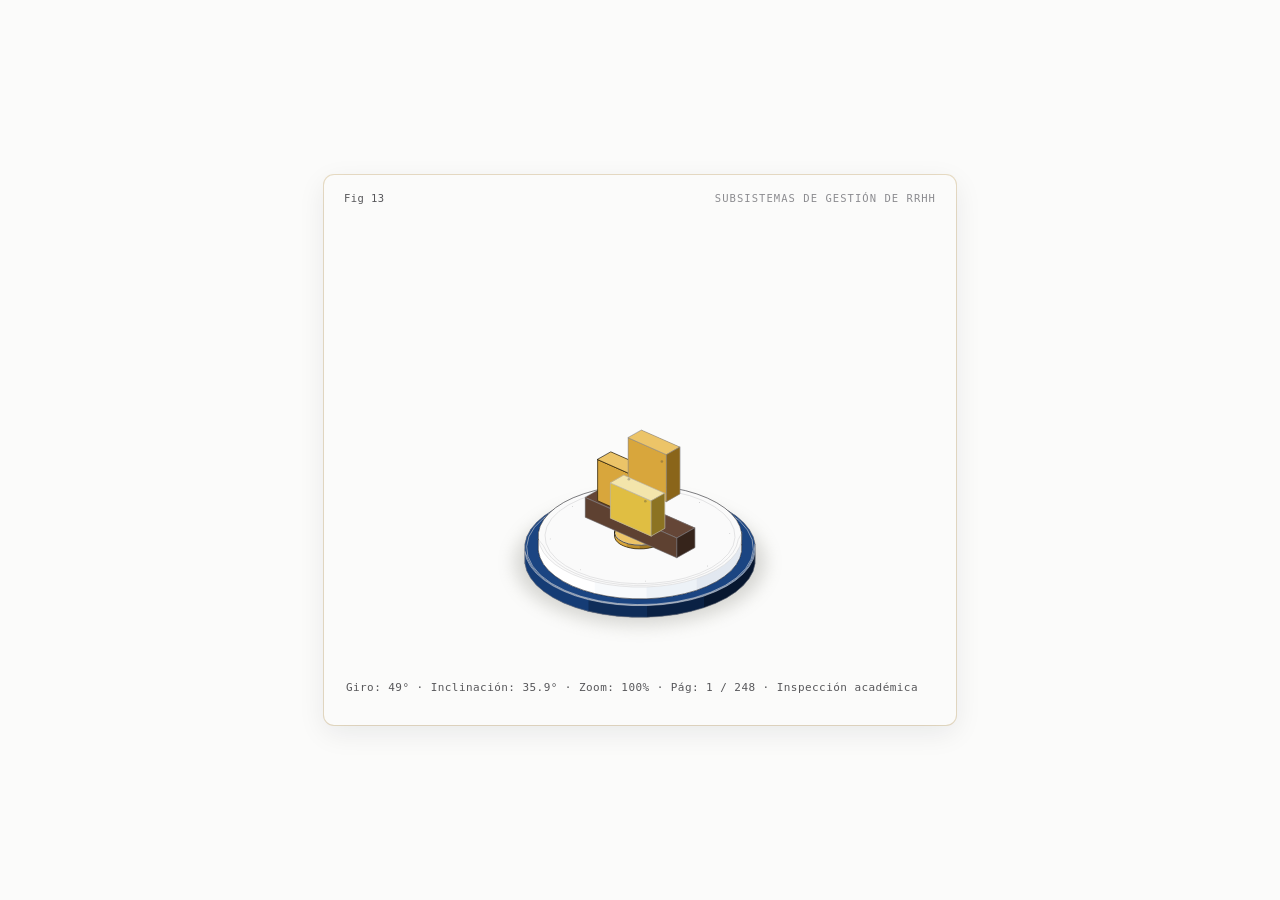
<file: _GUARDADO_SVG_ISOMETRICOS/slides_1_a_25/slide-13.html>
<!doctype html><html lang="en"><head><meta charset="utf-8"><meta name="viewport" content="width=device-width, initial-scale=1"><title>Atril de Tesina · CURZAS UNCo</title><style>
.iso{
  --anatomy-page:#0b0b0b;--anatomy-card:#131313;--anatomy-text:#a3a3a3;--anatomy-strong:#e6e6e6;--anatomy-muted:#6e6e6e;
  --anatomy-paper:#131313;--anatomy-face:#1b1b1b;--anatomy-top:#1c1c1c;
  --anatomy-shade-0:#0f0f0f;--anatomy-shade-1:#121212;--anatomy-shade-2:#151515;--anatomy-shade-3:#181818;
  --anatomy-lit-top:#262626;--anatomy-lit-shade:#1d1d1d;
  --anatomy-hi:#d4d4d4;--anatomy-mid:#6a6a6a;--anatomy-lo:#3e3e3e;--anatomy-faint:#2a2a2a;--anatomy-lit:#ffffff;
  --anatomy-halo:#050505;--anatomy-halo-opacity:.9;--anatomy-dot:#e6e6e6;
  --anatomy-red:#ff6b6b;--anatomy-green:#6be0a0;--anatomy-blue:#6b9bff;
  --anatomy-weight:.6px;--anatomy-ease:cubic-bezier(.32,.72,0,1);
  --anatomy-mono:ui-monospace,"SF Mono",Menlo,Consolas,monospace;
  --anatomy-lift:inset 0 1px 0 0 #ffffff0a,inset 0 0 0 1px #ffffff06,0 0 0 1px #00000026,0 1px 1px -.5px #00000014,0 3px 3px -1.5px #00000014,0 6px 6px -3px #00000014,0 12px 12px -6px #00000014;
}
.iso[data-theme="light"]{
  --anatomy-page:#f2f2ef;--anatomy-card:#fbfbfa;--anatomy-text:#57575a;--anatomy-strong:#18181a;--anatomy-muted:#8c8c90;
  --anatomy-paper:#fbfbfa;--anatomy-face:#ffffff;--anatomy-top:#ffffff;
  --anatomy-shade-0:#dcdcd9;--anatomy-shade-1:#e5e5e2;--anatomy-shade-2:#ededea;--anatomy-shade-3:#f4f4f1;
  --anatomy-lit-top:#ffffff;--anatomy-lit-shade:#eeeeeb;
  --anatomy-hi:#26262a;--anatomy-mid:#8a8a8f;--anatomy-lo:#b4b4b8;--anatomy-faint:#d4d4d6;--anatomy-lit:#000000;
  --anatomy-halo:#8a8a80;--anatomy-halo-opacity:.32;--anatomy-dot:#3a3a3e;
  --anatomy-red:#e5484d;--anatomy-green:#30a46c;--anatomy-blue:#3e63dd;
  --anatomy-lift:inset 0 1px 0 0 #ffffff,0 0 0 1px #0000000f,0 1px 1px -.5px #0000000a,0 3px 3px -1.5px #0000000a,0 6px 6px -3px #0000000a,0 12px 12px -6px #0000000a;
}
.iso-svg{display:block;width:100%;height:auto;overflow:visible}
.iso-svg path,.iso-svg circle{vector-effect:non-scaling-stroke}
.iso-fill{fill:var(--anatomy-paper);stroke:none}
.iso-solid[data-lit]>.iso-fill{fill:var(--anatomy-face)}
.iso-shade,.iso-top{stroke:none}
.iso-shade[data-shade="0"]{fill:var(--anatomy-shade-0)}
.iso-shade[data-shade="1"]{fill:var(--anatomy-shade-1)}
.iso-shade[data-shade="2"]{fill:var(--anatomy-shade-2)}
.iso-shade[data-shade="3"]{fill:var(--anatomy-shade-3)}
.iso-top{fill:var(--anatomy-top)}
.iso-solid[data-lit]>.iso-top{fill:var(--anatomy-lit-top)}
.iso-solid[data-lit]>.iso-shade{fill:var(--anatomy-lit-shade)}
.iso-solid[data-seamless]>.iso-shade,.iso-solid[data-seamless]>.iso-top{stroke-width:.4;stroke-linejoin:round}
.iso-solid[data-seamless]>.iso-shade[data-shade="0"]{stroke:var(--anatomy-shade-0)}
.iso-solid[data-seamless]>.iso-shade[data-shade="1"]{stroke:var(--anatomy-shade-1)}
.iso-solid[data-seamless]>.iso-shade[data-shade="2"]{stroke:var(--anatomy-shade-2)}
.iso-solid[data-seamless]>.iso-shade[data-shade="3"]{stroke:var(--anatomy-shade-3)}
.iso-solid[data-seamless]>.iso-top{stroke:var(--anatomy-top)}
.iso-solid[data-seamless][data-lit]>.iso-top{stroke:var(--anatomy-lit-top)}
.iso-solid[data-seamless][data-lit]>.iso-shade{stroke:var(--anatomy-lit-shade)}
.iso-solid[data-lit]>.iso-edge{stroke:var(--anatomy-lit)}
.iso-halo{fill:var(--anatomy-halo);stroke:none;filter:blur(9px);opacity:var(--anatomy-halo-opacity);transform:translateY(3px)}
.iso-line{fill:none;stroke:var(--anatomy-lo);stroke-width:var(--anatomy-weight);stroke-linecap:round;stroke-linejoin:round}
.iso-line[data-tone="hi"]{stroke:var(--anatomy-hi)}
.iso-line[data-tone="mid"]{stroke:var(--anatomy-mid)}
.iso-line[data-tone="lo"]{stroke:var(--anatomy-lo)}
.iso-line[data-tone="faint"]{stroke:var(--anatomy-faint)}
.iso-line[data-tone="lit"]{stroke:var(--anatomy-lit)}
.iso-line[data-tone="red"]{stroke:var(--anatomy-red)}
.iso-line[data-tone="green"]{stroke:var(--anatomy-green)}
.iso-line[data-tone="blue"]{stroke:var(--anatomy-blue)}
.iso-line[data-dotted]{stroke-dasharray:.01 3.5;stroke-width:1}
.iso-line[data-dashed]{stroke-dasharray:3 3}
.iso-line[data-flow]{stroke-dasharray:2 6}
.iso-wire-end{fill:var(--anatomy-paper);stroke:var(--anatomy-lo);stroke-width:var(--anatomy-weight)}
.iso-wire[data-tone="hi"] .iso-wire-end{stroke:var(--anatomy-hi)}
.iso-wire[data-tone="mid"] .iso-wire-end{stroke:var(--anatomy-mid)}
.iso-wire[data-tone="faint"] .iso-wire-end{stroke:var(--anatomy-faint)}
.iso-wire[data-tone="lit"] .iso-wire-end{stroke:var(--anatomy-lit)}
.iso-dots circle{fill:var(--anatomy-dot);stroke:none;opacity:.32}
.iso-dots[data-tone="hi"] circle{opacity:.85}
.iso-dots[data-tone="mid"] circle{opacity:.45}
.iso-dots[data-tone="lo"] circle{opacity:.22}
.iso-dots[data-tone="faint"] circle{opacity:.12}
.iso-face-text{fill:var(--anatomy-mid);font-family:var(--anatomy-mono);letter-spacing:.04em}
.iso-face-text[data-tone="hi"]{fill:var(--anatomy-hi)}
.iso-face-text[data-tone="lo"]{fill:var(--anatomy-lo)}
.iso-face-text[data-tone="faint"]{fill:var(--anatomy-faint)}
.tb-body{fill:var(--anatomy-shade-2);stroke:none}
.tb-shine{fill:var(--anatomy-top);stroke:none}
.tb-shade{fill:var(--anatomy-shade-0);stroke:none}
.tb-ring{fill:none;stroke:var(--anatomy-lo);stroke-width:.45;stroke-linecap:butt;stroke-linejoin:round}
.tb-ring[data-tone="mid"]{stroke:var(--anatomy-mid)}
.tb-ring[data-tone="faint"]{stroke:var(--anatomy-faint)}
.tb-ring[data-tone="hi"]{stroke:var(--anatomy-hi)}
@keyframes iso-flow{to{stroke-dashoffset:-32}}
@keyframes iso-pulse{0%,100%{opacity:.18}12%{opacity:1}40%{opacity:.18}}
.iso-line[data-flow]{animation:iso-flow 1600ms linear infinite}
.iso-dots circle[data-pulse]{animation:iso-pulse 1600ms steps(1,end) infinite;animation-delay:var(--pulse-at,0ms)}
.iso-figure{margin:32px 0 36px}
.iso-plate{position:relative;padding:52px 24px;border-radius:0;background:var(--anatomy-card);box-shadow:0 0 0 1px var(--anatomy-mid);--anatomy-paper:var(--anatomy-card)}
.iso-plate-corners{position:absolute;inset:18px 20px;pointer-events:none}
.iso-plate-corner{position:absolute;color:var(--anatomy-muted);font-family:var(--anatomy-mono);font-size:10.5px;line-height:1;letter-spacing:.04em;white-space:nowrap}
.iso-plate-corner[data-corner="fig"]{top:0;left:0;color:var(--anatomy-text)}
.iso-plate-corner[data-corner="title"]{top:0;right:0;text-transform:uppercase;letter-spacing:.1em}
.iso-plate-corner[data-corner="hint"]{bottom:0;left:0;text-transform:uppercase;letter-spacing:.1em}
.iso-plate-corner[data-corner="readout"]{right:0;bottom:0;color:var(--anatomy-text);font-variant-numeric:tabular-nums}
.iso-plate .iso-svg{margin:0 auto}
.iso-legend{display:grid;gap:8px;margin-top:12px;color:var(--anatomy-muted);font-size:13px;line-height:1.55}
.iso-keys{display:flex;flex-wrap:wrap;gap:6px 18px}
.iso-key{display:inline-flex;align-items:center;gap:7px}
.iso-swatch{width:16px;height:10px;flex:none;overflow:visible}
.iso-swatch path{fill:none;stroke:var(--anatomy-hi);stroke-width:1;vector-effect:non-scaling-stroke;stroke-linejoin:round;stroke-linecap:round}
.iso-swatch[data-mark="raised"] path,.iso-swatch[data-mark="flat"] path{stroke:var(--anatomy-mid)}
.iso-swatch[data-mark="lit"] path{stroke:var(--anatomy-lit)}
.iso-swatch[data-mark="dim"] path{stroke:var(--anatomy-lo)}
.iso-swatch[data-mark="dotted"] path{stroke-dasharray:.01 3;stroke-width:1.4}
.iso-swatch[data-mark="dashed"] path{stroke-dasharray:3 2.5}
.iso-swatch[data-mark="red"] path{stroke:var(--anatomy-red)}
.iso-swatch[data-mark="green"] path{stroke:var(--anatomy-green)}
.iso-swatch[data-mark="blue"] path{stroke:var(--anatomy-blue)}
.iso-swatch-crease{stroke:var(--anatomy-lo)!important}
@media (max-width:560px){.iso-plate{padding:48px 12px 70px}.iso-plate-corner[data-corner="hint"]{bottom:18px}}
@media (prefers-reduced-motion:reduce){.iso-line[data-flow],.iso-dots circle[data-pulse]{animation:none}}

*{box-sizing:border-box}
html{color-scheme:dark}
body[data-theme="light"]{color-scheme:light}
body{margin:0;background:var(--anatomy-page);color:var(--anatomy-text);font:14px/1.6 ui-sans-serif,system-ui,-apple-system,"Segoe UI",sans-serif;-webkit-font-smoothing:antialiased}
.iso-page{width:min(650px,100% - 32px);margin:64px auto 96px}
</style></head><body class="iso" data-theme="light"><main class="iso-page"><style>

/* Cuero Encuadernado Azul UNCo */
.tfg-leather > .iso-fill { fill: #0a192f; }
.tfg-leather > .iso-top { fill: #132a4e; }
.tfg-leather > .iso-shade[data-shade="0"] { fill: #061120; }
.tfg-leather > .iso-shade[data-shade="1"] { fill: #0b1c36; }
.tfg-leather > .iso-shade[data-shade="2"] { fill: #102444; }
.tfg-leather > .iso-shade[data-shade="3"] { fill: #17325c; }

body[data-theme="light"] .tfg-leather > .iso-fill,
.iso[data-theme="light"] .tfg-leather > .iso-fill { fill: #12305a; }
body[data-theme="light"] .tfg-leather > .iso-top,
.iso[data-theme="light"] .tfg-leather > .iso-top { fill: #1f4782; }
body[data-theme="light"] .tfg-leather > .iso-shade[data-shade="0"],
.iso[data-theme="light"] .tfg-leather > .iso-shade[data-shade="0"] { fill: #0a1e3b; }
body[data-theme="light"] .tfg-leather > .iso-shade[data-shade="1"],
.iso[data-theme="light"] .tfg-leather > .iso-shade[data-shade="1"] { fill: #102b52; }
body[data-theme="light"] .tfg-leather > .iso-shade[data-shade="2"],
.iso[data-theme="light"] .tfg-leather > .iso-shade[data-shade="2"] { fill: #163768; }
body[data-theme="light"] .tfg-leather > .iso-shade[data-shade="3"],
.iso[data-theme="light"] .tfg-leather > .iso-shade[data-shade="3"] { fill: #1c447f; }

/* Base Plinto Circular Azul UNCo */
.tfg-base-plinth > .iso-fill { fill: #0f2d59; }
.tfg-base-plinth > .iso-top { fill: #1b4582; }
.tfg-base-plinth > .iso-shade[data-shade="0"] { fill: #071730; }
.tfg-base-plinth > .iso-shade[data-shade="1"] { fill: #0a2144; }
.tfg-base-plinth > .iso-shade[data-shade="2"] { fill: #0f2d59; }
.tfg-base-plinth > .iso-shade[data-shade="3"] { fill: #153c75; }

/* Base Podio Superior de Mármol Blanco Biselado */
.tfg-base-podium > .iso-fill { fill: #ffffff; }
.tfg-base-podium > .iso-top { fill: #fafafa; }
.tfg-base-podium > .iso-shade[data-shade="0"] { fill: #e2e8f0; }
.tfg-base-podium > .iso-shade[data-shade="1"] { fill: #edf2f7; }
.tfg-base-podium > .iso-shade[data-shade="2"] { fill: #f8fafc; }
.tfg-base-podium > .iso-shade[data-shade="3"] { fill: #ffffff; }

/* Hojas de Pergamino Marfil */
.tfg-page > .iso-fill { fill: #202025; }
.tfg-page > .iso-top { fill: #2a2a30; }
.tfg-page > .iso-shade[data-shade="0"] { fill: #17171a; }
.tfg-page > .iso-shade[data-shade="1"] { fill: #1d1d22; }
.tfg-page > .iso-shade[data-shade="2"] { fill: #232328; }
.tfg-page > .iso-shade[data-shade="3"] { fill: #28282e; }

body[data-theme="light"] .tfg-page > .iso-fill,
.iso[data-theme="light"] .tfg-page > .iso-fill { fill: #faf8f5 !important; }
body[data-theme="light"] .tfg-page > .iso-top,
.iso[data-theme="light"] .tfg-page > .iso-top { fill: #ffffff !important; }
body[data-theme="light"] .tfg-page > .iso-shade[data-shade="0"],
.iso[data-theme="light"] .tfg-page > .iso-shade[data-shade="0"] { fill: #ede7dc !important; }
body[data-theme="light"] .tfg-page > .iso-shade[data-shade="1"],
.iso[data-theme="light"] .tfg-page > .iso-shade[data-shade="1"] { fill: #f2eee5 !important; }
body[data-theme="light"] .tfg-page > .iso-shade[data-shade="2"],
.iso[data-theme="light"] .tfg-page > .iso-shade[data-shade="2"] { fill: #f6f3ed !important; }
body[data-theme="light"] .tfg-page > .iso-shade[data-shade="3"],
.iso[data-theme="light"] .tfg-page > .iso-shade[data-shade="3"] { fill: #faf8f5 !important; }

/* Madera Noble */
.tfg-wood > .iso-fill { fill: #4a3328; }
.tfg-wood > .iso-top { fill: #654637; }
.tfg-wood > .iso-shade[data-shade="0"] { fill: #36241b; }
.tfg-wood > .iso-shade[data-shade="1"] { fill: #422d22; }
.tfg-wood > .iso-shade[data-shade="2"] { fill: #54392b; }
.tfg-wood > .iso-shade[data-shade="3"] { fill: #5e4131; }

/* Bronce / Oro Pulido */
.tfg-brass > .iso-fill { fill: #c89632; }
.tfg-brass > .iso-top { fill: #ecc468; }
.tfg-brass > .iso-shade[data-shade="0"] { fill: #8a651a; }
.tfg-brass > .iso-shade[data-shade="1"] { fill: #a57c24; }
.tfg-brass > .iso-shade[data-shade="2"] { fill: #be902d; }
.tfg-brass > .iso-shade[data-shade="3"] { fill: #d8a63c; }

/* Cantos Dorados */
.tfg-gilt > .iso-fill { fill: #d4af37; }
.tfg-gilt > .iso-top { fill: #f3e5ab; }
.tfg-gilt > .iso-shade[data-shade="0"] { fill: #8c7322; }
.tfg-gilt > .iso-shade[data-shade="1"] { fill: #b2932f; }
.tfg-gilt > .iso-shade[data-shade="2"] { fill: #c5a435; }
.tfg-gilt > .iso-shade[data-shade="3"] { fill: #e0be42; }

/* Cinta Dorada */
.tfg-ribbon {
  fill: none;
  stroke: #e6b422;
  stroke-width: 2.4px;
  stroke-linecap: round;
  stroke-linejoin: round;
}
.tfg-gold-line {
  fill: none;
  stroke: #ecc468;
  stroke-width: 1.4px;
}

html { color-scheme: light; }
body[data-theme="dark"], html[data-theme="dark"] { color-scheme: dark; }
html, body {
  background: var(--anatomy-card) !important;
  margin: 0 !important;
  padding: 0 !important;
  overflow: hidden !important;
  height: 100%;
  width: 100%;
  display: flex;
  align-items: center;
  justify-content: center;
}
.iso-page {
  width: 100% !important;
  max-width: 640px !important;
  margin: 0 auto !important;
  padding: 0 4px !important;
}
.iso-figure { margin: 0 !important; }
.iso-plate {
  padding: 38px 18px 46px !important;
  border-radius: 10px !important;
  box-shadow: 0 8px 28px rgba(15, 23, 42, 0.08), 0 0 0 1px rgba(180, 131, 36, 0.25) !important;
  background: var(--anatomy-card) !important;
}
.iso-plate-corner[data-corner="hint"] { display: none !important; }
.iso-plate-corner[data-corner="readout"] {
  right: 18px !important;
  bottom: 14px !important;
  font-size: 11px !important;
  white-space: nowrap !important;
}
.iso-legend { display: none !important; }
</style><figure class="iso-figure"><div class="iso-plate"><div class="iso-plate-corners" aria-hidden="true"><span class="iso-plate-corner" data-corner="fig">Fig 13</span><span class="iso-plate-corner" data-corner="title">Atril de Tesina · CURZAS UNCo</span><span class="iso-plate-corner" data-corner="hint">Giro 360° · Arrastra · Rueda Zoom</span><span class="iso-plate-corner" data-corner="readout" data-readout>Giro: 42° · Inclinación: 32.0° · Zoom: 100% · Pág: 1 / 248 · Defensa iniciada</span></div><div class="iso-stage" tabindex="0" role="region" aria-label="Atril de Tesina · CURZAS UNCo"><svg xmlns="http://www.w3.org/2000/svg" class="iso-svg" viewBox="0 0 640 500" role="img" aria-label="Dispositivo Isométrico 3D de la Defensa de Tesina (Licenciatura en Gestión de Recursos Humanos, CURZAS — Universidad Nacional del Comahue). Ensamblado con la Fábrica Modular sobre el podio circular de mármol y base azul UNCo."><g class="tfg-base-group"><path class="iso-halo" d="M410.2 422.4L396.4 427.9L381.2 432.4L365 435.9L348 438.3L330.6 439.5L312.9 439.7L295.4 438.6L278.3 436.5L261.9 433.2L246.5 428.9L232.4 423.6L219.8 417.4L208.8 410.5L199.8 402.9L192.9 394.8L188.1 386.3L185.5 377.6L185.3 368.8L187.4 360L191.7 351.5L198.3 343.3L206.9 335.6L217.4 328.5L229.8 322.2L243.6 316.7L258.8 312.2L275 308.7L292 306.4L309.4 305.1L327.1 305L344.6 306L361.7 308.2L378.1 311.4L393.5 315.8L407.6 321L420.2 327.2L431.2 334.1L440.2 341.7L447.1 349.8L451.9 358.3L454.5 367L454.7 375.8L452.6 384.6L448.3 393.2L441.7 401.3L433.1 409L422.6 416.1Z"/><g class="iso-solid tfg-base-plinth"><path class="iso-fill" d="M196.2 356.4L198.1 348.4L202.1 340.5L208.1 333L216.1 325.9L225.8 319.4L237.1 313.6L249.8 308.6L263.7 304.5L278.6 301.3L294.2 299.1L310.3 297.9L326.5 297.8L342.6 298.8L358.3 300.8L373.4 303.8L387.5 307.7L400.5 312.6L412.1 318.2L422.1 324.6L430.4 331.6L436.8 339L441.2 346.8L443.6 354.8L443.8 362.9L443.8 375.6L441.9 383.6L437.9 391.5L431.9 399L423.9 406.1L414.2 412.6L402.9 418.4L390.2 423.4L376.3 427.5L361.4 430.7L345.8 432.9L329.7 434.1L313.5 434.2L297.4 433.2L281.7 431.3L266.6 428.2L252.5 424.3L239.5 419.4L227.9 413.8L217.9 407.4L209.6 400.4L203.2 393L198.8 385.2L196.4 377.2L196.2 369.1Z"/><path class="iso-shade" data-shade="0" d="M402.9 418.4L390.2 423.4L390.2 410.8L402.9 405.7ZM390.2 423.4L376.3 427.5L376.3 414.9L390.2 410.8ZM443.8 375.6L441.9 383.6L441.9 371L443.8 362.9ZM441.9 383.6L437.9 391.5L437.9 378.8L441.9 371ZM437.9 391.5L431.9 399L431.9 386.4L437.9 378.8ZM431.9 399L423.9 406.1L423.9 393.4L431.9 386.4ZM423.9 406.1L414.2 412.6L414.2 399.9L423.9 393.4ZM414.2 412.6L402.9 418.4L402.9 405.7L414.2 399.9Z"/><path class="iso-shade" data-shade="1" d="M376.3 427.5L361.4 430.7L361.4 418.1L376.3 414.9ZM361.4 430.7L345.8 432.9L345.8 420.3L361.4 418.1ZM345.8 432.9L329.7 434.1L329.7 421.5L345.8 420.3ZM329.7 434.1L313.5 434.2L313.5 421.6L329.7 421.5Z"/><path class="iso-shade" data-shade="2" d="M313.5 434.2L297.4 433.2L297.4 420.6L313.5 421.6ZM297.4 433.2L281.7 431.3L281.7 418.6L297.4 420.6ZM281.7 431.3L266.6 428.2L266.6 415.6L281.7 418.6ZM266.6 428.2L252.5 424.3L252.5 411.7L266.6 415.6Z"/><path class="iso-shade" data-shade="3" d="M252.5 424.3L239.5 419.4L239.5 406.8L252.5 411.7ZM239.5 419.4L227.9 413.8L227.9 401.2L239.5 406.8ZM227.9 413.8L217.9 407.4L217.9 394.8L227.9 401.2ZM217.9 407.4L209.6 400.4L209.6 387.8L217.9 394.8ZM209.6 400.4L203.2 393L203.2 380.4L209.6 387.8ZM203.2 393L198.8 385.2L198.8 372.6L203.2 380.4ZM198.8 385.2L196.4 377.2L196.4 364.6L198.8 372.6ZM196.4 377.2L196.2 369.1L196.2 356.4L196.4 364.6Z"/><path class="iso-top" d="M402.9 405.7L390.2 410.8L376.3 414.9L361.4 418.1L345.8 420.3L329.7 421.5L313.5 421.6L297.4 420.6L281.7 418.6L266.6 415.6L252.5 411.7L239.5 406.8L227.9 401.2L217.9 394.8L209.6 387.8L203.2 380.4L198.8 372.6L196.4 364.6L196.2 356.4L198.1 348.4L202.1 340.5L208.1 333L216.1 325.9L225.8 319.4L237.1 313.6L249.8 308.6L263.7 304.5L278.6 301.3L294.2 299.1L310.3 297.9L326.5 297.8L342.6 298.8L358.3 300.8L373.4 303.8L387.5 307.7L400.5 312.6L412.1 318.2L422.1 324.6L430.4 331.6L436.8 339L441.2 346.8L443.6 354.8L443.8 362.9L441.9 371L437.9 378.8L431.9 386.4L423.9 393.4L414.2 399.9Z"/><path class="iso-line iso-crease" data-tone="faint" d="M443.8 362.9L441.9 371L437.9 378.8L431.9 386.4L423.9 393.4L414.2 399.9L402.9 405.7L390.2 410.8L376.3 414.9L361.4 418.1L345.8 420.3L329.7 421.5L313.5 421.6L297.4 420.6L281.7 418.6L266.6 415.6L252.5 411.7L239.5 406.8L227.9 401.2L217.9 394.8L209.6 387.8L203.2 380.4L198.8 372.6L196.4 364.6L196.2 356.4"/><path class="iso-line iso-bevel" data-tone="faint" d="M443.8 362.9L440.8 370.9L436.8 378.7L430.9 386.1L423 393.1L413.4 399.6L402.2 405.3L389.6 410.3L375.8 414.4L361 417.6L345.5 419.8L329.6 420.9L313.6 421L297.6 420.1L282 418.1L267.1 415.1L253.1 411.2L240.2 406.4L228.7 400.8L218.8 394.5L210.5 387.6L204.2 380.2L199.8 372.5L197.5 364.5L196.2 356.4"/><path class="iso-line iso-edge" data-tone="mid" d="M196.2 356.4L198.1 348.4L202.1 340.5L208.1 333L216.1 325.9L225.8 319.4L237.1 313.6L249.8 308.6L263.7 304.5L278.6 301.3L294.2 299.1L310.3 297.9L326.5 297.8L342.6 298.8L358.3 300.8L373.4 303.8L387.5 307.7L400.5 312.6L412.1 318.2L422.1 324.6L430.4 331.6L436.8 339L441.2 346.8L443.6 354.8L443.8 362.9M443.8 375.6L441.9 383.6L437.9 391.5L431.9 399L423.9 406.1L414.2 412.6L402.9 418.4L390.2 423.4L376.3 427.5L361.4 430.7L345.8 432.9L329.7 434.1L313.5 434.2L297.4 433.2L281.7 431.3L266.6 428.2L252.5 424.3L239.5 419.4L227.9 413.8L217.9 407.4L209.6 400.4L203.2 393L198.8 385.2L196.4 377.2L196.2 369.1M196.2 356.4L196.2 369.1M443.8 362.9L443.8 375.6"/></g><path class="iso-line" data-tone="faint" d="M401.5 404.9L384.5 411.3L365.6 416.1L345.3 419.2L324.2 420.5L303.1 420L282.4 417.6L262.8 413.4L245 407.7L229.5 400.4L216.7 391.9L207.1 382.5L200.9 372.3L198.3 361.8L199.4 351.2L204.2 340.9L212.5 331.1L224.1 322.2L238.5 314.4L255.5 308.1L274.4 303.2L294.7 300.1L315.8 298.8L336.9 299.4L357.6 301.8L377.2 305.9L395 311.7L410.5 319L423.3 327.4L432.9 336.9L439.1 347L441.7 357.6L440.6 368.2L435.8 378.5L427.5 388.3L415.9 397.2Z"/><g class="iso-solid tfg-base-podium"><path class="iso-fill" d="M210.8 344.2L212.5 337.1L216 330.2L221.3 323.5L228.3 317.3L236.8 311.5L246.8 306.4L258.1 302L270.4 298.3L283.5 295.5L297.3 293.6L311.4 292.6L325.7 292.5L339.9 293.3L353.8 295.1L367.1 297.7L379.6 301.2L391 305.5L401.3 310.5L410.1 316.1L417.4 322.2L423.1 328.8L427 335.7L429 342.8L429.2 349.9L429.2 362.6L427.5 369.7L424 376.6L418.7 383.2L411.7 389.5L403.2 395.2L393.2 400.3L381.9 404.8L369.6 408.4L356.5 411.2L342.7 413.2L328.6 414.2L314.3 414.3L300.1 413.5L286.2 411.7L272.9 409L260.4 405.5L249 401.3L238.7 396.3L229.9 390.7L222.6 384.5L216.9 377.9L213 371.1L211 364L210.8 356.8Z"/><path class="iso-shade" data-shade="0" d="M393.2 400.3L381.9 404.8L381.9 392.1L393.2 387.7ZM381.9 404.8L369.6 408.4L369.6 395.8L381.9 392.1ZM429.2 362.6L427.5 369.7L427.5 357L429.2 349.9ZM427.5 369.7L424 376.6L424 364L427.5 357ZM424 376.6L418.7 383.2L418.7 370.6L424 364ZM418.7 383.2L411.7 389.5L411.7 376.8L418.7 370.6ZM411.7 389.5L403.2 395.2L403.2 382.6L411.7 376.8ZM403.2 395.2L393.2 400.3L393.2 387.7L403.2 382.6Z"/><path class="iso-shade" data-shade="1" d="M369.6 408.4L356.5 411.2L356.5 398.6L369.6 395.8ZM356.5 411.2L342.7 413.2L342.7 400.5L356.5 398.6ZM342.7 413.2L328.6 414.2L328.6 401.6L342.7 400.5ZM328.6 414.2L314.3 414.3L314.3 401.7L328.6 401.6Z"/><path class="iso-shade" data-shade="2" d="M314.3 414.3L300.1 413.5L300.1 400.8L314.3 401.7ZM300.1 413.5L286.2 411.7L286.2 399.1L300.1 400.8ZM286.2 411.7L272.9 409L272.9 396.4L286.2 399.1ZM272.9 409L260.4 405.5L260.4 392.9L272.9 396.4Z"/><path class="iso-shade" data-shade="3" d="M260.4 405.5L249 401.3L249 388.6L260.4 392.9ZM249 401.3L238.7 396.3L238.7 383.6L249 388.6ZM238.7 396.3L229.9 390.7L229.9 378L238.7 383.6ZM229.9 390.7L222.6 384.5L222.6 371.9L229.9 378ZM222.6 384.5L216.9 377.9L216.9 365.3L222.6 371.9ZM216.9 377.9L213 371.1L213 358.4L216.9 365.3ZM213 371.1L211 364L211 351.4L213 358.4ZM211 364L210.8 356.8L210.8 344.2L211 351.4Z"/><path class="iso-top" d="M393.2 387.7L381.9 392.1L369.6 395.8L356.5 398.6L342.7 400.5L328.6 401.6L314.3 401.7L300.1 400.8L286.2 399.1L272.9 396.4L260.4 392.9L249 388.6L238.7 383.6L229.9 378L222.6 371.9L216.9 365.3L213 358.4L211 351.4L210.8 344.2L212.5 337.1L216 330.2L221.3 323.5L228.3 317.3L236.8 311.5L246.8 306.4L258.1 302L270.4 298.3L283.5 295.5L297.3 293.6L311.4 292.6L325.7 292.5L339.9 293.3L353.8 295.1L367.1 297.7L379.6 301.2L391 305.5L401.3 310.5L410.1 316.1L417.4 322.2L423.1 328.8L427 335.7L429 342.8L429.2 349.9L427.5 357L424 364L418.7 370.6L411.7 376.8L403.2 382.6Z"/><path class="iso-line iso-crease" data-tone="faint" d="M429.2 349.9L427.5 357L424 364L418.7 370.6L411.7 376.8L403.2 382.6L393.2 387.7L381.9 392.1L369.6 395.8L356.5 398.6L342.7 400.5L328.6 401.6L314.3 401.7L300.1 400.8L286.2 399.1L272.9 396.4L260.4 392.9L249 388.6L238.7 383.6L229.9 378L222.6 371.9L216.9 365.3L213 358.4L211 351.4L210.8 344.2"/><path class="iso-line iso-bevel" data-tone="faint" d="M429.2 349.9L423.9 356.7L420.5 363.4L415.4 369.8L408.7 375.8L400.4 381.4L390.7 386.3L379.9 390.6L368 394.2L355.3 396.9L342 398.8L328.3 399.8L314.5 399.8L300.7 399L287.3 397.3L274.5 394.8L262.4 391.4L251.3 387.3L241.4 382.4L232.9 377L225.8 371.1L220.4 364.7L216.6 358.1L214.6 351.2L210.8 344.2"/><path class="iso-line iso-edge" data-tone="hi" d="M210.8 344.2L212.5 337.1L216 330.2L221.3 323.5L228.3 317.3L236.8 311.5L246.8 306.4L258.1 302L270.4 298.3L283.5 295.5L297.3 293.6L311.4 292.6L325.7 292.5L339.9 293.3L353.8 295.1L367.1 297.7L379.6 301.2L391 305.5L401.3 310.5L410.1 316.1L417.4 322.2L423.1 328.8L427 335.7L429 342.8L429.2 349.9M429.2 362.6L427.5 369.7L424 376.6L418.7 383.2L411.7 389.5L403.2 395.2L393.2 400.3L381.9 404.8L369.6 408.4L356.5 411.2L342.7 413.2L328.6 414.2L314.3 414.3L300.1 413.5L286.2 411.7L272.9 409L260.4 405.5L249 401.3L238.7 396.3L229.9 390.7L222.6 384.5L216.9 377.9L213 371.1L211 364L210.8 356.8M210.8 344.2L210.8 356.8M429.2 349.9L429.2 362.6"/></g><path class="iso-line" data-tone="faint" d="M388.3 385L374.1 390.3L358.2 394.4L341.2 397L323.6 398.1L305.8 397.6L288.5 395.6L272.1 392.1L257.2 387.3L244.1 381.2L233.4 374.1L225.4 366.2L220.2 357.7L218 348.8L218.9 340L222.9 331.3L229.9 323.1L239.6 315.6L251.7 309.1L265.9 303.8L281.8 299.7L298.8 297.1L316.4 296.1L334.2 296.5L351.5 298.5L367.9 302L382.8 306.8L395.9 312.9L406.6 320L414.6 327.9L419.8 336.5L422 345.3L421.1 354.2L417.1 362.8L410.1 371L400.4 378.5Z"/><g class="iso-solid tfg-brass"><path class="iso-fill" d="M292.7 343.6L292.9 341.2L294 338.9L295.9 336.7L298.5 334.7L301.7 333L305.5 331.5L309.8 330.4L314.3 329.7L319 329.5L323.8 329.6L328.4 330.1L332.8 331L336.8 332.3L340.3 334L343.2 335.9L345.3 338L346.7 340.3L347.3 342.6L347.3 346.6L347.1 349L346 351.3L344.1 353.5L341.5 355.5L338.3 357.2L334.5 358.7L330.2 359.7L325.7 360.4L321 360.7L316.2 360.6L311.6 360.1L307.2 359.1L303.2 357.8L299.7 356.2L296.8 354.3L294.7 352.2L293.3 349.9L292.7 347.5Z"/><path class="iso-shade" data-shade="0" d="M338.3 357.2L334.5 358.7L334.5 354.7L338.3 353.3ZM347.3 346.6L347.1 349L347.1 345L347.3 342.6ZM347.1 349L346 351.3L346 347.3L347.1 345ZM346 351.3L344.1 353.5L344.1 349.5L346 347.3ZM344.1 353.5L341.5 355.5L341.5 351.5L344.1 349.5ZM341.5 355.5L338.3 357.2L338.3 353.3L341.5 351.5Z"/><path class="iso-shade" data-shade="1" d="M334.5 358.7L330.2 359.7L330.2 355.8L334.5 354.7ZM330.2 359.7L325.7 360.4L325.7 356.5L330.2 355.8ZM325.7 360.4L321 360.7L321 356.8L325.7 356.5Z"/><path class="iso-shade" data-shade="2" d="M321 360.7L316.2 360.6L316.2 356.7L321 356.8ZM316.2 360.6L311.6 360.1L311.6 356.1L316.2 356.7ZM311.6 360.1L307.2 359.1L307.2 355.2L311.6 356.1Z"/><path class="iso-shade" data-shade="3" d="M307.2 359.1L303.2 357.8L303.2 353.9L307.2 355.2ZM303.2 357.8L299.7 356.2L299.7 352.3L303.2 353.9ZM299.7 356.2L296.8 354.3L296.8 350.4L299.7 352.3ZM296.8 354.3L294.7 352.2L294.7 348.2L296.8 350.4ZM294.7 352.2L293.3 349.9L293.3 346L294.7 348.2ZM293.3 349.9L292.7 347.5L292.7 343.6L293.3 346Z"/><path class="iso-top" d="M338.3 353.3L334.5 354.7L330.2 355.8L325.7 356.5L321 356.8L316.2 356.7L311.6 356.1L307.2 355.2L303.2 353.9L299.7 352.3L296.8 350.4L294.7 348.2L293.3 346L292.7 343.6L292.9 341.2L294 338.9L295.9 336.7L298.5 334.7L301.7 333L305.5 331.5L309.8 330.4L314.3 329.7L319 329.5L323.8 329.6L328.4 330.1L332.8 331L336.8 332.3L340.3 334L343.2 335.9L345.3 338L346.7 340.3L347.3 342.6L347.1 345L346 347.3L344.1 349.5L341.5 351.5Z"/><path class="iso-line iso-crease" data-tone="faint" d="M347.3 342.6L347.1 345L346 347.3L344.1 349.5L341.5 351.5L338.3 353.3L334.5 354.7L330.2 355.8L325.7 356.5L321 356.8L316.2 356.7L311.6 356.1L307.2 355.2L303.2 353.9L299.7 352.3L296.8 350.4L294.7 348.2L293.3 346L292.7 343.6"/><path class="iso-line iso-bevel" data-tone="faint" d="M347.3 342.6L346.4 345L345.3 347.2L343.5 349.4L341 351.3L337.8 353L334.1 354.4L330 355.5L325.5 356.1L320.9 356.4L316.3 356.3L311.8 355.8L307.5 354.9L303.6 353.6L300.2 352L297.4 350.2L295.3 348.1L294 345.9L292.7 343.6"/><path class="iso-line iso-edge" data-tone="lit" d="M292.7 343.6L292.9 341.2L294 338.9L295.9 336.7L298.5 334.7L301.7 333L305.5 331.5L309.8 330.4L314.3 329.7L319 329.5L323.8 329.6L328.4 330.1L332.8 331L336.8 332.3L340.3 334L343.2 335.9L345.3 338L346.7 340.3L347.3 342.6M347.3 346.6L347.1 349L346 351.3L344.1 353.5L341.5 355.5L338.3 357.2L334.5 358.7L330.2 359.7L325.7 360.4L321 360.7L316.2 360.6L311.6 360.1L307.2 359.1L303.2 357.8L299.7 356.2L296.8 354.3L294.7 352.2L293.3 349.9L292.7 347.5M292.7 343.6L292.7 347.5M347.3 342.6L347.3 346.6"/></g><path class="iso-line" data-tone="lit" d="M338.3 353.3L332.4 355.3L325.7 356.5L318.6 356.8L311.6 356.1L305.1 354.6L299.7 352.3L295.6 349.3L293.3 346L292.7 342.4L294 338.9L297.1 335.7L301.7 333L307.6 330.9L314.3 329.7L321.4 329.5L328.4 330.1L334.9 331.7L340.3 334L344.4 336.9L346.7 340.3L347.3 343.8L346 347.3L342.9 350.6Z"/><g class="iso-dots" data-tone="mid"><circle cx="384.6" cy="383" r="0.45"/><circle cx="314.9" cy="395.3" r="0.45"/><circle cx="248.2" cy="379.4" r="0.45"/><circle cx="223.5" cy="344.5" r="0.45"/><circle cx="255.4" cy="311.2" r="0.45"/><circle cx="325.1" cy="298.8" r="0.45"/><circle cx="391.8" cy="314.7" r="0.45"/><circle cx="416.5" cy="349.6" r="0.45"/></g></g><g class="tfg-pedestal-group"><g class="iso-solid tfg-brass"><path class="iso-fill" d="M272.7 335.6L273.6 331.9L275.8 328.3L279 325L283.2 321.9L288.3 319.2L294.2 316.9L300.7 315.2L307.7 313.9L315 313.2L322.5 313.1L329.9 313.6L337 314.7L343.7 316.3L349.8 318.4L355.2 320.9L359.7 323.9L363.3 327.2L365.8 330.7L367.1 334.3L367.3 338L367.3 344.4L366.4 348L364.2 351.6L361 355L356.8 358L351.7 360.7L345.8 363L339.3 364.8L332.3 366L325 366.7L317.5 366.8L310.1 366.3L303 365.2L296.3 363.6L290.2 361.5L284.8 359L280.3 356L276.7 352.8L274.2 349.2L272.9 345.6L272.7 341.9Z"/><path class="iso-shade" data-shade="0" d="M351.7 360.7L345.8 363L345.8 356.7L351.7 354.4ZM367.3 344.4L366.4 348L366.4 341.7L367.3 338ZM366.4 348L364.2 351.6L364.2 345.3L366.4 341.7ZM364.2 351.6L361 355L361 348.6L364.2 345.3ZM361 355L356.8 358L356.8 351.7L361 348.6ZM356.8 358L351.7 360.7L351.7 354.4L356.8 351.7Z"/><path class="iso-shade" data-shade="1" d="M345.8 363L339.3 364.8L339.3 358.4L345.8 356.7ZM339.3 364.8L332.3 366L332.3 359.7L339.3 358.4ZM332.3 366L325 366.7L325 360.4L332.3 359.7ZM325 366.7L317.5 366.8L317.5 360.5L325 360.4Z"/><path class="iso-shade" data-shade="2" d="M317.5 366.8L310.1 366.3L310.1 360L317.5 360.5ZM310.1 366.3L303 365.2L303 358.9L310.1 360ZM303 365.2L296.3 363.6L296.3 357.3L303 358.9Z"/><path class="iso-shade" data-shade="3" d="M296.3 363.6L290.2 361.5L290.2 355.2L296.3 357.3ZM290.2 361.5L284.8 359L284.8 352.7L290.2 355.2ZM284.8 359L280.3 356L280.3 349.7L284.8 352.7ZM280.3 356L276.7 352.8L276.7 346.4L280.3 349.7ZM276.7 352.8L274.2 349.2L274.2 342.9L276.7 346.4ZM274.2 349.2L272.9 345.6L272.9 339.3L274.2 342.9ZM272.9 345.6L272.7 341.9L272.7 335.6L272.9 339.3Z"/><path class="iso-top" d="M351.7 354.4L345.8 356.7L339.3 358.4L332.3 359.7L325 360.4L317.5 360.5L310.1 360L303 358.9L296.3 357.3L290.2 355.2L284.8 352.7L280.3 349.7L276.7 346.4L274.2 342.9L272.9 339.3L272.7 335.6L273.6 331.9L275.8 328.3L279 325L283.2 321.9L288.3 319.2L294.2 316.9L300.7 315.2L307.7 313.9L315 313.2L322.5 313.1L329.9 313.6L337 314.7L343.7 316.3L349.8 318.4L355.2 320.9L359.7 323.9L363.3 327.2L365.8 330.7L367.1 334.3L367.3 338L366.4 341.7L364.2 345.3L361 348.6L356.8 351.7Z"/><path class="iso-line iso-crease" data-tone="faint" d="M367.3 338L366.4 341.7L364.2 345.3L361 348.6L356.8 351.7L351.7 354.4L345.8 356.7L339.3 358.4L332.3 359.7L325 360.4L317.5 360.5L310.1 360L303 358.9L296.3 357.3L290.2 355.2L284.8 352.7L280.3 349.7L276.7 346.4L274.2 342.9L272.9 339.3L272.7 335.6"/><path class="iso-line iso-bevel" data-tone="faint" d="M367.3 338L365.3 341.6L363.2 345.1L360.1 348.4L356 351.4L351 354L345.2 356.2L338.8 357.9L332 359.2L324.8 359.8L317.6 359.9L310.4 359.4L303.4 358.4L296.9 356.8L290.9 354.8L285.6 352.3L281.2 349.4L277.7 346.2L275.3 342.8L274 339.2L272.7 335.6"/><path class="iso-line iso-edge" data-tone="mid" d="M272.7 335.6L273.6 331.9L275.8 328.3L279 325L283.2 321.9L288.3 319.2L294.2 316.9L300.7 315.2L307.7 313.9L315 313.2L322.5 313.1L329.9 313.6L337 314.7L343.7 316.3L349.8 318.4L355.2 320.9L359.7 323.9L363.3 327.2L365.8 330.7L367.1 334.3L367.3 338M367.3 344.4L366.4 348L364.2 351.6L361 355L356.8 358L351.7 360.7L345.8 363L339.3 364.8L332.3 366L325 366.7L317.5 366.8L310.1 366.3L303 365.2L296.3 363.6L290.2 361.5L284.8 359L280.3 356L276.7 352.8L274.2 349.2L272.9 345.6L272.7 341.9M272.7 335.6L272.7 341.9M367.3 338L367.3 344.4"/></g><path class="iso-line" data-tone="lo" d="M346.8 351.7L340.5 354L333.4 355.7L325.8 356.6L317.9 356.8L310.1 356.2L302.7 354.9L296 352.9L290.2 350.2L285.5 347.1L282.2 343.5L280.3 339.7L280 335.8L281.1 331.9L283.8 328.2L287.9 324.8L293.2 321.9L299.5 319.6L306.6 317.9L314.2 317L322.1 316.8L329.9 317.4L337.3 318.7L344 320.7L349.8 323.4L354.5 326.6L357.8 330.1L359.7 333.9L360 337.9L358.9 341.7L356.2 345.4L352.1 348.8Z"/><g class="iso-solid"><path class="iso-fill" d="M287.2 296.3L287.5 293.5L288.8 290.7L291 288.1L294.1 285.7L298 283.6L302.6 281.9L307.7 280.6L313.2 279.7L318.9 279.4L324.6 279.5L330.1 280.2L335.4 281.3L340.2 282.8L344.4 284.8L347.8 287.1L350.4 289.6L352.1 292.4L352.8 295.2L352.8 336.2L352.5 339.1L351.2 341.9L349 344.5L345.9 346.9L342 349L337.4 350.7L332.3 352L326.8 352.8L321.1 353.2L315.4 353L309.9 352.4L304.6 351.3L299.8 349.7L295.6 347.8L292.2 345.5L289.6 342.9L287.9 340.2L287.2 337.4Z"/><path class="iso-shade" data-shade="0" d="M342 349L337.4 350.7L337.4 309.7L342 308ZM352.8 336.2L352.5 339.1L352.5 298L352.8 295.2ZM352.5 339.1L351.2 341.9L351.2 300.8L352.5 298ZM351.2 341.9L349 344.5L349 303.5L351.2 300.8ZM349 344.5L345.9 346.9L345.9 305.9L349 303.5ZM345.9 346.9L342 349L342 308L345.9 305.9Z"/><path class="iso-shade" data-shade="1" d="M337.4 350.7L332.3 352L332.3 311L337.4 309.7ZM332.3 352L326.8 352.8L326.8 311.8L332.3 311ZM326.8 352.8L321.1 353.2L321.1 312.2L326.8 311.8Z"/><path class="iso-shade" data-shade="2" d="M321.1 353.2L315.4 353L315.4 312L321.1 312.2ZM315.4 353L309.9 352.4L309.9 311.4L315.4 312ZM309.9 352.4L304.6 351.3L304.6 310.2L309.9 311.4Z"/><path class="iso-shade" data-shade="3" d="M304.6 351.3L299.8 349.7L299.8 308.7L304.6 310.2ZM299.8 349.7L295.6 347.8L295.6 306.7L299.8 308.7ZM295.6 347.8L292.2 345.5L292.2 304.5L295.6 306.7ZM292.2 345.5L289.6 342.9L289.6 301.9L292.2 304.5ZM289.6 342.9L287.9 340.2L287.9 299.2L289.6 301.9ZM287.9 340.2L287.2 337.4L287.2 296.3L287.9 299.2Z"/><path class="iso-top" d="M342 308L337.4 309.7L332.3 311L326.8 311.8L321.1 312.2L315.4 312L309.9 311.4L304.6 310.2L299.8 308.7L295.6 306.7L292.2 304.5L289.6 301.9L287.9 299.2L287.2 296.3L287.5 293.5L288.8 290.7L291 288.1L294.1 285.7L298 283.6L302.6 281.9L307.7 280.6L313.2 279.7L318.9 279.4L324.6 279.5L330.1 280.2L335.4 281.3L340.2 282.8L344.4 284.8L347.8 287.1L350.4 289.6L352.1 292.4L352.8 295.2L352.5 298L351.2 300.8L349 303.5L345.9 305.9Z"/><path class="iso-line iso-crease" data-tone="faint" d="M352.8 295.2L352.5 298L351.2 300.8L349 303.5L345.9 305.9L342 308L337.4 309.7L332.3 311L326.8 311.8L321.1 312.2L315.4 312L309.9 311.4L304.6 310.2L299.8 308.7L295.6 306.7L292.2 304.5L289.6 301.9L287.9 299.2L287.2 296.3"/><path class="iso-line iso-edge" data-tone="mid" d="M287.2 296.3L287.5 293.5L288.8 290.7L291 288.1L294.1 285.7L298 283.6L302.6 281.9L307.7 280.6L313.2 279.7L318.9 279.4L324.6 279.5L330.1 280.2L335.4 281.3L340.2 282.8L344.4 284.8L347.8 287.1L350.4 289.6L352.1 292.4L352.8 295.2M352.8 336.2L352.5 339.1L351.2 341.9L349 344.5L345.9 346.9L342 349L337.4 350.7L332.3 352L326.8 352.8L321.1 353.2L315.4 353L309.9 352.4L304.6 351.3L299.8 349.7L295.6 347.8L292.2 345.5L289.6 342.9L287.9 340.2L287.2 337.4M287.2 296.3L287.2 337.4M352.8 295.2L352.8 336.2"/></g><path class="iso-line" data-tone="faint" d="M352.8 324.2L352.5 326.3L351.7 328.4L350.3 330.5L348.4 332.4L346 334.2L343.2 335.8L340 337.2L336.4 338.4L332.6 339.3L328.5 340L324.3 340.4L320 340.6L315.7 340.4L311.5 340L307.4 339.3L303.6 338.4L300 337.2L296.8 335.8L294 334.2L291.6 332.4L289.7 330.5L288.3 328.4L287.5 326.3L287.2 324.2"/><path class="iso-line" data-tone="faint" d="M352.8 305.2L352.5 307.4L351.7 309.5L350.3 311.5L348.4 313.4L346 315.2L343.2 316.8L340 318.2L336.4 319.4L332.6 320.4L328.5 321.1L324.3 321.5L320 321.6L315.7 321.5L311.5 321.1L307.4 320.4L303.6 319.4L300 318.2L296.8 316.8L294 315.2L291.6 313.4L289.7 311.5L288.3 309.5L287.5 307.4L287.2 305.2"/><path class="iso-line" data-tone="faint" d="M336.4 319.4L336.4 284.7"/><path class="iso-line" data-tone="faint" d="M345.1 323.1L345.1 288.4"/><path class="iso-line" data-tone="faint" d="M350.8 328L350.8 293.3"/><path class="iso-line" data-tone="faint" d="M352.8 333.6L352.8 298.9"/><path class="iso-line" data-tone="faint" d="M350.8 339.3L350.8 304.5"/><path class="iso-line" data-tone="faint" d="M345.1 344.2L345.1 309.5"/><path class="iso-line" data-tone="faint" d="M336.4 347.9L336.4 313.1"/><g class="iso-solid"><path class="iso-fill" d="M280 285.2L280.8 282.1L282.6 279.1L285.3 276.3L288.8 273.7L293.2 271.4L298.2 269.5L303.7 268L309.6 266.9L315.8 266.4L322.1 266.3L328.3 266.7L334.4 267.6L340 268.9L345.2 270.7L349.8 272.9L353.6 275.4L356.6 278.1L358.7 281.1L359.9 284.2L360 287.3L360 296.8L359.2 299.9L357.4 302.9L354.7 305.8L351.2 308.4L346.8 310.7L341.8 312.6L336.3 314.1L330.4 315.1L324.2 315.7L317.9 315.8L311.7 315.4L305.6 314.5L300 313.1L294.8 311.3L290.2 309.2L286.4 306.7L283.4 303.9L281.3 301L280.1 297.9L280 294.7Z"/><path class="iso-shade" data-shade="0" d="M346.8 310.7L341.8 312.6L341.8 303.1L346.8 301.2ZM360 296.8L359.2 299.9L359.2 290.5L360 287.3ZM359.2 299.9L357.4 302.9L357.4 293.5L359.2 290.5ZM357.4 302.9L354.7 305.8L354.7 296.3L357.4 293.5ZM354.7 305.8L351.2 308.4L351.2 298.9L354.7 296.3ZM351.2 308.4L346.8 310.7L346.8 301.2L351.2 298.9Z"/><path class="iso-shade" data-shade="1" d="M341.8 312.6L336.3 314.1L336.3 304.6L341.8 303.1ZM336.3 314.1L330.4 315.1L330.4 305.7L336.3 304.6ZM330.4 315.1L324.2 315.7L324.2 306.2L330.4 305.7ZM324.2 315.7L317.9 315.8L317.9 306.3L324.2 306.2Z"/><path class="iso-shade" data-shade="2" d="M317.9 315.8L311.7 315.4L311.7 305.9L317.9 306.3ZM311.7 315.4L305.6 314.5L305.6 305L311.7 305.9ZM305.6 314.5L300 313.1L300 303.7L305.6 305Z"/><path class="iso-shade" data-shade="3" d="M300 313.1L294.8 311.3L294.8 301.9L300 303.7ZM294.8 311.3L290.2 309.2L290.2 299.7L294.8 301.9ZM290.2 309.2L286.4 306.7L286.4 297.2L290.2 299.7ZM286.4 306.7L283.4 303.9L283.4 294.4L286.4 297.2ZM283.4 303.9L281.3 301L281.3 291.5L283.4 294.4ZM281.3 301L280.1 297.9L280.1 288.4L281.3 291.5ZM280.1 297.9L280 294.7L280 285.2L280.1 288.4Z"/><path class="iso-top" d="M346.8 301.2L341.8 303.1L336.3 304.6L330.4 305.7L324.2 306.2L317.9 306.3L311.7 305.9L305.6 305L300 303.7L294.8 301.9L290.2 299.7L286.4 297.2L283.4 294.4L281.3 291.5L280.1 288.4L280 285.2L280.8 282.1L282.6 279.1L285.3 276.3L288.8 273.7L293.2 271.4L298.2 269.5L303.7 268L309.6 266.9L315.8 266.4L322.1 266.3L328.3 266.7L334.4 267.6L340 268.9L345.2 270.7L349.8 272.9L353.6 275.4L356.6 278.1L358.7 281.1L359.9 284.2L360 287.3L359.2 290.5L357.4 293.5L354.7 296.3L351.2 298.9Z"/><path class="iso-line iso-crease" data-tone="faint" d="M360 287.3L359.2 290.5L357.4 293.5L354.7 296.3L351.2 298.9L346.8 301.2L341.8 303.1L336.3 304.6L330.4 305.7L324.2 306.2L317.9 306.3L311.7 305.9L305.6 305L300 303.7L294.8 301.9L290.2 299.7L286.4 297.2L283.4 294.4L281.3 291.5L280.1 288.4L280 285.2"/><path class="iso-line iso-edge" data-tone="mid" d="M280 285.2L280.8 282.1L282.6 279.1L285.3 276.3L288.8 273.7L293.2 271.4L298.2 269.5L303.7 268L309.6 266.9L315.8 266.4L322.1 266.3L328.3 266.7L334.4 267.6L340 268.9L345.2 270.7L349.8 272.9L353.6 275.4L356.6 278.1L358.7 281.1L359.9 284.2L360 287.3M360 296.8L359.2 299.9L357.4 302.9L354.7 305.8L351.2 308.4L346.8 310.7L341.8 312.6L336.3 314.1L330.4 315.1L324.2 315.7L317.9 315.8L311.7 315.4L305.6 314.5L300 313.1L294.8 311.3L290.2 309.2L286.4 306.7L283.4 303.9L281.3 301L280.1 297.9L280 294.7M280 285.2L280 294.7M360 287.3L360 296.8"/></g><path class="iso-line" data-tone="lo" d="M346.8 310L346.8 301.8M341.8 311.9L341.8 303.7M336.3 313.4L336.3 305.2M330.4 314.5L330.4 306.3M324.2 315.1L324.2 306.9M317.9 315.2L317.9 306.9M311.7 314.7L311.7 306.5M305.6 313.8L305.6 305.6M300 312.5L300 304.3M294.8 310.7L294.8 302.5M290.2 308.5L290.2 300.3M286.4 306L286.4 297.8M283.4 303.3L283.4 295.1M281.3 300.3L281.3 292.1M359.2 299.3L359.2 291.1M357.4 302.3L357.4 294.1M354.7 305.2L354.7 296.9M351.2 307.7L351.2 299.5"/><g class="iso-solid"><path class="iso-fill" d="M292.7 228.8L293.5 226.1L295.3 223.6L298.1 221.3L301.7 219.3L306 217.7L310.9 216.6L316.1 215.9L321.4 215.8L326.7 216.2L331.8 217.1L336.4 218.5L340.3 220.3L343.5 222.5L345.8 224.9L347.1 227.5L347.3 230.2L347.3 287L346.5 289.7L344.7 292.2L341.9 294.5L338.3 296.4L334 298L329.1 299.2L323.9 299.8L318.6 299.9L313.3 299.5L308.2 298.6L303.6 297.2L299.7 295.4L296.5 293.3L294.2 290.9L292.9 288.3L292.7 285.6Z"/><path class="iso-shade" data-shade="0" d="M338.3 296.4L334 298L334 241.2L338.3 239.6ZM347.3 287L346.5 289.7L346.5 232.8L347.3 230.2ZM346.5 289.7L344.7 292.2L344.7 235.4L346.5 232.8ZM344.7 292.2L341.9 294.5L341.9 237.6L344.7 235.4ZM341.9 294.5L338.3 296.4L338.3 239.6L341.9 237.6Z"/><path class="iso-shade" data-shade="1" d="M334 298L329.1 299.2L329.1 242.4L334 241.2ZM329.1 299.2L323.9 299.8L323.9 243L329.1 242.4ZM323.9 299.8L318.6 299.9L318.6 243.1L323.9 243Z"/><path class="iso-shade" data-shade="2" d="M318.6 299.9L313.3 299.5L313.3 242.7L318.6 243.1ZM313.3 299.5L308.2 298.6L308.2 241.8L313.3 242.7Z"/><path class="iso-shade" data-shade="3" d="M308.2 298.6L303.6 297.2L303.6 240.4L308.2 241.8ZM303.6 297.2L299.7 295.4L299.7 238.6L303.6 240.4ZM299.7 295.4L296.5 293.3L296.5 236.5L299.7 238.6ZM296.5 293.3L294.2 290.9L294.2 234L296.5 236.5ZM294.2 290.9L292.9 288.3L292.9 231.4L294.2 234ZM292.9 288.3L292.7 285.6L292.7 228.8L292.9 231.4Z"/><path class="iso-top" d="M338.3 239.6L334 241.2L329.1 242.4L323.9 243L318.6 243.1L313.3 242.7L308.2 241.8L303.6 240.4L299.7 238.6L296.5 236.5L294.2 234L292.9 231.4L292.7 228.8L293.5 226.1L295.3 223.6L298.1 221.3L301.7 219.3L306 217.7L310.9 216.6L316.1 215.9L321.4 215.8L326.7 216.2L331.8 217.1L336.4 218.5L340.3 220.3L343.5 222.5L345.8 224.9L347.1 227.5L347.3 230.2L346.5 232.8L344.7 235.4L341.9 237.6Z"/><path class="iso-line iso-crease" data-tone="faint" d="M347.3 230.2L346.5 232.8L344.7 235.4L341.9 237.6L338.3 239.6L334 241.2L329.1 242.4L323.9 243L318.6 243.1L313.3 242.7L308.2 241.8L303.6 240.4L299.7 238.6L296.5 236.5L294.2 234L292.9 231.4L292.7 228.8"/><path class="iso-line iso-edge" data-tone="mid" d="M292.7 228.8L293.5 226.1L295.3 223.6L298.1 221.3L301.7 219.3L306 217.7L310.9 216.6L316.1 215.9L321.4 215.8L326.7 216.2L331.8 217.1L336.4 218.5L340.3 220.3L343.5 222.5L345.8 224.9L347.1 227.5L347.3 230.2M347.3 287L346.5 289.7L344.7 292.2L341.9 294.5L338.3 296.4L334 298L329.1 299.2L323.9 299.8L318.6 299.9L313.3 299.5L308.2 298.6L303.6 297.2L299.7 295.4L296.5 293.3L294.2 290.9L292.9 288.3L292.7 285.6M292.7 228.8L292.7 285.6M347.3 230.2L347.3 287"/></g><path class="iso-line" data-tone="mid" d="M347.3 280L346.8 282.6L345.3 285.2L342.7 287.6L339.3 289.6L335.2 291.3L330.5 292.6L325.3 293.4L320 293.6L314.7 293.4L309.5 292.6L304.8 291.3L300.7 289.6L297.3 287.6L294.7 285.2L293.2 282.6L292.7 280"/><path class="iso-line" data-tone="lo" d="M347.3 273.7L345.3 278.9L339.3 283.3L330.5 286.3L320 287.3L309.5 286.3L300.7 283.3L294.7 278.9L292.7 273.7"/><path class="iso-line" data-tone="lo" d="M347.3 267.3L345.3 272.6L339.3 277L330.5 280L320 281L309.5 280L300.7 277L294.7 272.6L292.7 267.3"/><path class="iso-line" data-tone="mid" d="M347.3 261L346.8 263.7L345.3 266.3L342.7 268.6L339.3 270.7L335.2 272.4L330.5 273.7L325.3 274.4L320 274.7L314.7 274.4L309.5 273.7L304.8 272.4L300.7 270.7L297.3 268.6L294.7 266.3L293.2 263.7L292.7 261"/><path class="iso-line" data-tone="lo" d="M347.3 254.7L345.3 260L339.3 264.4L330.5 267.4L320 268.4L309.5 267.4L300.7 264.4L294.7 260L292.7 254.7"/><path class="iso-line" data-tone="lo" d="M347.3 248.4L345.3 253.6L339.3 258.1L330.5 261L320 262.1L309.5 261L300.7 258.1L294.7 253.6L292.7 248.4"/><path class="iso-line" data-tone="mid" d="M347.3 242.1L346.8 244.8L345.3 247.3L342.7 249.7L339.3 251.8L335.2 253.5L330.5 254.7L325.3 255.5L320 255.8L314.7 255.5L309.5 254.7L304.8 253.5L300.7 251.8L297.3 249.7L294.7 247.3L293.2 244.8L292.7 242.1"/><path class="iso-line" data-tone="lo" d="M347.3 235.8L345.3 241L339.3 245.4L330.5 248.4L320 249.5L309.5 248.4L300.7 245.4L294.7 241L292.7 235.8"/><g class="iso-solid"><path class="iso-fill" d="M283.6 222.2L283.9 219L285.3 215.9L287.8 213L291.3 210.4L295.6 208L300.7 206.1L306.3 204.7L312.4 203.7L318.7 203.4L325.1 203.5L331.3 204.2L337.1 205.5L342.4 207.2L347.1 209.4L350.9 211.9L353.8 214.7L355.7 217.8L356.4 220.9L356.4 228.8L356.1 232L354.7 235.1L352.2 238L348.7 240.7L344.4 243L339.3 244.9L333.7 246.4L327.6 247.3L321.3 247.7L314.9 247.5L308.7 246.8L302.9 245.6L297.6 243.8L292.9 241.7L289.1 239.1L286.2 236.3L284.3 233.3L283.6 230.1Z"/><path class="iso-shade" data-shade="0" d="M344.4 243L339.3 244.9L339.3 237L344.4 235.1ZM356.4 228.8L356.1 232L356.1 224.1L356.4 220.9ZM356.1 232L354.7 235.1L354.7 227.2L356.1 224.1ZM354.7 235.1L352.2 238L352.2 230.1L354.7 227.2ZM352.2 238L348.7 240.7L348.7 232.8L352.2 230.1ZM348.7 240.7L344.4 243L344.4 235.1L348.7 232.8Z"/><path class="iso-shade" data-shade="1" d="M339.3 244.9L333.7 246.4L333.7 238.5L339.3 237ZM333.7 246.4L327.6 247.3L327.6 239.4L333.7 238.5ZM327.6 247.3L321.3 247.7L321.3 239.8L327.6 239.4Z"/><path class="iso-shade" data-shade="2" d="M321.3 247.7L314.9 247.5L314.9 239.6L321.3 239.8ZM314.9 247.5L308.7 246.8L308.7 238.9L314.9 239.6ZM308.7 246.8L302.9 245.6L302.9 237.7L308.7 238.9Z"/><path class="iso-shade" data-shade="3" d="M302.9 245.6L297.6 243.8L297.6 235.9L302.9 237.7ZM297.6 243.8L292.9 241.7L292.9 233.8L297.6 235.9ZM292.9 241.7L289.1 239.1L289.1 231.2L292.9 233.8ZM289.1 239.1L286.2 236.3L286.2 228.4L289.1 231.2ZM286.2 236.3L284.3 233.3L284.3 225.4L286.2 228.4ZM284.3 233.3L283.6 230.1L283.6 222.2L284.3 225.4Z"/><path class="iso-top" d="M344.4 235.1L339.3 237L333.7 238.5L327.6 239.4L321.3 239.8L314.9 239.6L308.7 238.9L302.9 237.7L297.6 235.9L292.9 233.8L289.1 231.2L286.2 228.4L284.3 225.4L283.6 222.2L283.9 219L285.3 215.9L287.8 213L291.3 210.4L295.6 208L300.7 206.1L306.3 204.7L312.4 203.7L318.7 203.4L325.1 203.5L331.3 204.2L337.1 205.5L342.4 207.2L347.1 209.4L350.9 211.9L353.8 214.7L355.7 217.8L356.4 220.9L356.1 224.1L354.7 227.2L352.2 230.1L348.7 232.8Z"/><path class="iso-line iso-crease" data-tone="faint" d="M356.4 220.9L356.1 224.1L354.7 227.2L352.2 230.1L348.7 232.8L344.4 235.1L339.3 237L333.7 238.5L327.6 239.4L321.3 239.8L314.9 239.6L308.7 238.9L302.9 237.7L297.6 235.9L292.9 233.8L289.1 231.2L286.2 228.4L284.3 225.4L283.6 222.2"/><path class="iso-line iso-bevel" data-tone="faint" d="M356.4 220.9L355 224L353.6 227L351.2 229.9L347.9 232.5L343.7 234.7L338.7 236.6L333.2 238L327.4 238.9L321.2 239.2L315.1 239.1L309.1 238.4L303.4 237.2L298.2 235.5L293.7 233.4L290 230.9L287.2 228.2L285.4 225.3L283.6 222.2"/><path class="iso-line iso-edge" data-tone="mid" d="M283.6 222.2L283.9 219L285.3 215.9L287.8 213L291.3 210.4L295.6 208L300.7 206.1L306.3 204.7L312.4 203.7L318.7 203.4L325.1 203.5L331.3 204.2L337.1 205.5L342.4 207.2L347.1 209.4L350.9 211.9L353.8 214.7L355.7 217.8L356.4 220.9M356.4 228.8L356.1 232L354.7 235.1L352.2 238L348.7 240.7L344.4 243L339.3 244.9L333.7 246.4L327.6 247.3L321.3 247.7L314.9 247.5L308.7 246.8L302.9 245.6L297.6 243.8L292.9 241.7L289.1 239.1L286.2 236.3L284.3 233.3L283.6 230.1M283.6 222.2L283.6 230.1M356.4 220.9L356.4 228.8"/></g><g class="iso-solid"><path class="iso-fill" d="M268.3 194L268.9 193L270.1 192.2L291.8 182.4L293.6 181.9L295.8 181.7L297.8 182L299.5 182.6L370.3 221.9L371.4 222.8L371.7 223.9L371.7 236.5L371.1 237.5L369.9 238.4L348.2 248.1L346.4 248.7L344.2 248.8L342.2 248.6L340.5 247.9L269.7 208.6L268.6 207.7L268.3 206.7Z"/><path class="iso-shade" data-shade="0" d="M371.7 236.5L371.1 237.5L371.1 224.9L371.7 223.9ZM371.1 237.5L369.9 238.4L369.9 225.7L371.1 224.9ZM369.9 238.4L348.2 248.1L348.2 235.5L369.9 225.7ZM348.2 248.1L346.4 248.7L346.4 236L348.2 235.5Z"/><path class="iso-shade" data-shade="1" d="M346.4 248.7L344.2 248.8L344.2 236.2L346.4 236Z"/><path class="iso-shade" data-shade="2" d="M344.2 248.8L342.2 248.6L342.2 235.9L344.2 236.2Z"/><path class="iso-shade" data-shade="3" d="M342.2 248.6L340.5 247.9L340.5 235.3L342.2 235.9ZM340.5 247.9L269.7 208.6L269.7 196L340.5 235.3ZM269.7 208.6L268.6 207.7L268.6 195.1L269.7 196ZM268.6 207.7L268.3 206.7L268.3 194L268.6 195.1Z"/><path class="iso-top" d="M370.3 221.9L371.4 222.8L371.7 223.9L371.1 224.9L369.9 225.7L348.2 235.5L346.4 236L344.2 236.2L342.2 235.9L340.5 235.3L269.7 196L268.6 195.1L268.3 194L268.9 193L270.1 192.2L291.8 182.4L293.6 181.9L295.8 181.7L297.8 182L299.5 182.6Z"/><path class="iso-line iso-crease" data-tone="faint" d="M371.7 223.9L371.1 224.9L369.9 225.7L348.2 235.5L346.4 236L344.2 236.2L342.2 235.9L340.5 235.3L269.7 196L268.6 195.1L268.3 194"/><path class="iso-line iso-bevel" data-tone="faint" d="M371.7 223.9L369.8 224.6L368.8 225.2L347.3 234.9L345.9 235.4L344.3 235.5L342.8 235.3L341.5 234.8L270.9 195.6L270 194.9L268.3 194"/><path class="iso-line iso-edge" data-tone="mid" d="M268.3 194L268.9 193L270.1 192.2L291.8 182.4L293.6 181.9L295.8 181.7L297.8 182L299.5 182.6L370.3 221.9L371.4 222.8L371.7 223.9M371.7 236.5L371.1 237.5L369.9 238.4L348.2 248.1L346.4 248.7L344.2 248.8L342.2 248.6L340.5 247.9L269.7 208.6L268.6 207.7L268.3 206.7M371.7 223.9L371.7 236.5M268.3 194L268.3 206.7"/></g><g class="iso-solid"><path class="iso-fill" d="M271.6 155.2L272.1 154.3L273.1 153.6L284 148.8L285.5 148.3L287.2 148.2L289 148.4L290.4 148.9L291.6 149.6L292.5 150.4L292.8 151.2L292.8 186L292.3 186.8L291.3 187.5L280.4 192.4L278.9 192.9L277.1 193L275.4 192.8L274 192.3L272.8 191.6L271.9 190.8L271.6 189.9Z"/><path class="iso-shade" data-shade="0" d="M292.8 186L292.3 186.8L292.3 152.1L292.8 151.2ZM292.3 186.8L291.3 187.5L291.3 152.8L292.3 152.1ZM291.3 187.5L280.4 192.4L280.4 157.7L291.3 152.8ZM280.4 192.4L278.9 192.9L278.9 158.2L280.4 157.7Z"/><path class="iso-shade" data-shade="1" d="M278.9 192.9L277.1 193L277.1 158.3L278.9 158.2Z"/><path class="iso-shade" data-shade="2" d="M277.1 193L275.4 192.8L275.4 158.1L277.1 158.3Z"/><path class="iso-shade" data-shade="3" d="M275.4 192.8L274 192.3L274 157.5L275.4 158.1ZM274 192.3L272.8 191.6L272.8 156.9L274 157.5ZM272.8 191.6L271.9 190.8L271.9 156.1L272.8 156.9ZM271.9 190.8L271.6 189.9L271.6 155.2L271.9 156.1Z"/><path class="iso-top" d="M291.6 149.6L292.5 150.4L292.8 151.2L292.3 152.1L291.3 152.8L280.4 157.7L278.9 158.2L277.1 158.3L275.4 158.1L274 157.5L272.8 156.9L271.9 156.1L271.6 155.2L272.1 154.3L273.1 153.6L284 148.8L285.5 148.3L287.2 148.2L289 148.4L290.4 148.9Z"/><path class="iso-line iso-crease" data-tone="faint" d="M292.8 151.2L292.3 152.1L291.3 152.8L280.4 157.7L278.9 158.2L277.1 158.3L275.4 158.1L274 157.5L272.8 156.9L271.9 156.1L271.6 155.2"/><path class="iso-line iso-bevel" data-tone="faint" d="M292.8 151.2L291.3 151.9L290.5 152.5L279.8 157.3L278.5 157.6L277.2 157.7L275.9 157.6L274.7 157.1L273.7 156.5L272.9 155.9L271.6 155.2"/><path class="iso-line iso-edge" data-tone="mid" d="M271.6 155.2L272.1 154.3L273.1 153.6L284 148.8L285.5 148.3L287.2 148.2L289 148.4L290.4 148.9L291.6 149.6L292.5 150.4L292.8 151.2M292.8 186L292.3 186.8L291.3 187.5L280.4 192.4L278.9 192.9L277.1 193L275.4 192.8L274 192.3L272.8 191.6L271.9 190.8L271.6 189.9M292.8 151.2L292.8 186M271.6 155.2L271.6 189.9"/></g><g class="iso-solid"><path class="iso-fill" d="M347.2 197.2L347.7 196.3L348.7 195.6L359.6 190.7L361.1 190.3L362.9 190.2L364.6 190.4L366 190.9L367.2 191.6L368.1 192.4L368.4 193.2L368.4 228L367.9 228.8L366.9 229.5L356 234.4L354.5 234.9L352.8 235L351 234.8L349.6 234.2L348.4 233.6L347.5 232.8L347.2 231.9Z"/><path class="iso-shade" data-shade="0" d="M368.4 228L367.9 228.8L367.9 194.1L368.4 193.2ZM367.9 228.8L366.9 229.5L366.9 194.8L367.9 194.1ZM366.9 229.5L356 234.4L356 199.7L366.9 194.8ZM356 234.4L354.5 234.9L354.5 200.1L356 199.7Z"/><path class="iso-shade" data-shade="1" d="M354.5 234.9L352.8 235L352.8 200.3L354.5 200.1Z"/><path class="iso-shade" data-shade="2" d="M352.8 235L351 234.8L351 200L352.8 200.3Z"/><path class="iso-shade" data-shade="3" d="M351 234.8L349.6 234.2L349.6 199.5L351 200ZM349.6 234.2L348.4 233.6L348.4 198.8L349.6 199.5ZM348.4 233.6L347.5 232.8L347.5 198.1L348.4 198.8ZM347.5 232.8L347.2 231.9L347.2 197.2L347.5 198.1Z"/><path class="iso-top" d="M367.2 191.6L368.1 192.4L368.4 193.2L367.9 194.1L366.9 194.8L356 199.7L354.5 200.1L352.8 200.3L351 200L349.6 199.5L348.4 198.8L347.5 198.1L347.2 197.2L347.7 196.3L348.7 195.6L359.6 190.7L361.1 190.3L362.9 190.2L364.6 190.4L366 190.9Z"/><path class="iso-line iso-crease" data-tone="faint" d="M368.4 193.2L367.9 194.1L366.9 194.8L356 199.7L354.5 200.1L352.8 200.3L351 200L349.6 199.5L348.4 198.8L347.5 198.1L347.2 197.2"/><path class="iso-line iso-bevel" data-tone="faint" d="M368.4 193.2L367 193.9L366.1 194.4L355.4 199.2L354.2 199.6L352.8 199.7L351.5 199.6L350.3 199.1L349.3 198.5L348.5 197.9L347.2 197.2"/><path class="iso-line iso-edge" data-tone="mid" d="M347.2 197.2L347.7 196.3L348.7 195.6L359.6 190.7L361.1 190.3L362.9 190.2L364.6 190.4L366 190.9L367.2 191.6L368.1 192.4L368.4 193.2M368.4 228L367.9 228.8L366.9 229.5L356 234.4L354.5 234.9L352.8 235L351 234.8L349.6 234.2L348.4 233.6L347.5 232.8L347.2 231.9M368.4 193.2L368.4 228M347.2 197.2L347.2 231.9"/></g><g class="iso-solid"><path class="iso-fill" d="M270.4 162.7L270.5 161.4L271.4 160.2L273 159.2L275.2 158.5L277.7 158.2L280.2 158.2L282.6 158.7L284.6 159.5L286 160.6L286.7 161.8L286.7 176L286.6 177.3L285.6 178.5L284 179.5L281.9 180.2L279.4 180.5L276.8 180.5L274.4 180L272.4 179.2L271 178.1L270.4 176.9Z"/><path class="iso-shade" data-shade="0" d="M284 179.5L281.9 180.2L281.9 166L284 165.3ZM286.7 176L286.6 177.3L286.6 163.1L286.7 161.8ZM286.6 177.3L285.6 178.5L285.6 164.3L286.6 163.1ZM285.6 178.5L284 179.5L284 165.3L285.6 164.3Z"/><path class="iso-shade" data-shade="1" d="M281.9 180.2L279.4 180.5L279.4 166.3L281.9 166Z"/><path class="iso-shade" data-shade="2" d="M279.4 180.5L276.8 180.5L276.8 166.3L279.4 166.3ZM276.8 180.5L274.4 180L274.4 165.8L276.8 166.3Z"/><path class="iso-shade" data-shade="3" d="M274.4 180L272.4 179.2L272.4 165L274.4 165.8ZM272.4 179.2L271 178.1L271 163.9L272.4 165ZM271 178.1L270.4 176.9L270.4 162.7L271 163.9Z"/><path class="iso-top" d="M284 165.3L281.9 166L279.4 166.3L276.8 166.3L274.4 165.8L272.4 165L271 163.9L270.4 162.7L270.5 161.4L271.4 160.2L273 159.2L275.2 158.5L277.7 158.2L280.2 158.2L282.6 158.7L284.6 159.5L286 160.6L286.7 161.8L286.6 163.1L285.6 164.3Z"/><path class="iso-line iso-crease" data-tone="faint" d="M286.7 161.8L286.6 163.1L285.6 164.3L284 165.3L281.9 166L279.4 166.3L276.8 166.3L274.4 165.8L272.4 165L271 163.9L270.4 162.7"/><path class="iso-line iso-edge" data-tone="lo" d="M270.4 162.7L270.5 161.4L271.4 160.2L273 159.2L275.2 158.5L277.7 158.2L280.2 158.2L282.6 158.7L284.6 159.5L286 160.6L286.7 161.8M286.7 176L286.6 177.3L285.6 178.5L284 179.5L281.9 180.2L279.4 180.5L276.8 180.5L274.4 180L272.4 179.2L271 178.1L270.4 176.9M270.4 162.7L270.4 176.9M286.7 161.8L286.7 176"/></g><g class="iso-solid"><path class="iso-fill" d="M343.3 209.1L343.4 207.4L344.3 205.9L345.9 204.4L348.1 203.2L350.7 202.3L353.7 201.6L356.9 201.4L360.2 201.4L363.3 201.9L366.2 202.7L368.6 203.8L370.5 205.1L371.8 206.6L372.4 208.2L372.4 217.7L372.2 219.3L371.3 220.9L369.7 222.3L367.6 223.5L364.9 224.5L361.9 225.1L358.7 225.4L355.4 225.3L352.3 224.8L349.4 224.1L347 223L345.1 221.7L343.8 220.1L343.3 218.5Z"/><path class="iso-shade" data-shade="0" d="M367.6 223.5L364.9 224.5L364.9 215L367.6 214.1ZM372.4 217.7L372.2 219.3L372.2 209.8L372.4 208.2ZM372.2 219.3L371.3 220.9L371.3 211.4L372.2 209.8ZM371.3 220.9L369.7 222.3L369.7 212.8L371.3 211.4ZM369.7 222.3L367.6 223.5L367.6 214.1L369.7 212.8Z"/><path class="iso-shade" data-shade="1" d="M364.9 224.5L361.9 225.1L361.9 215.6L364.9 215ZM361.9 225.1L358.7 225.4L358.7 215.9L361.9 215.6Z"/><path class="iso-shade" data-shade="2" d="M358.7 225.4L355.4 225.3L355.4 215.8L358.7 215.9ZM355.4 225.3L352.3 224.8L352.3 215.4L355.4 215.8ZM352.3 224.8L349.4 224.1L349.4 214.6L352.3 215.4Z"/><path class="iso-shade" data-shade="3" d="M349.4 224.1L347 223L347 213.5L349.4 214.6ZM347 223L345.1 221.7L345.1 212.2L347 213.5ZM345.1 221.7L343.8 220.1L343.8 210.7L345.1 212.2ZM343.8 220.1L343.3 218.5L343.3 209.1L343.8 210.7Z"/><path class="iso-top" d="M367.6 214.1L364.9 215L361.9 215.6L358.7 215.9L355.4 215.8L352.3 215.4L349.4 214.6L347 213.5L345.1 212.2L343.8 210.7L343.3 209.1L343.4 207.4L344.3 205.9L345.9 204.4L348.1 203.2L350.7 202.3L353.7 201.6L356.9 201.4L360.2 201.4L363.3 201.9L366.2 202.7L368.6 203.8L370.5 205.1L371.8 206.6L372.4 208.2L372.2 209.8L371.3 211.4L369.7 212.8Z"/><path class="iso-line iso-crease" data-tone="faint" d="M372.4 208.2L372.2 209.8L371.3 211.4L369.7 212.8L367.6 214.1L364.9 215L361.9 215.6L358.7 215.9L355.4 215.8L352.3 215.4L349.4 214.6L347 213.5L345.1 212.2L343.8 210.7L343.3 209.1"/><path class="iso-line iso-edge" data-tone="mid" d="M343.3 209.1L343.4 207.4L344.3 205.9L345.9 204.4L348.1 203.2L350.7 202.3L353.7 201.6L356.9 201.4L360.2 201.4L363.3 201.9L366.2 202.7L368.6 203.8L370.5 205.1L371.8 206.6L372.4 208.2M372.4 217.7L372.2 219.3L371.3 220.9L369.7 222.3L367.6 223.5L364.9 224.5L361.9 225.1L358.7 225.4L355.4 225.3L352.3 224.8L349.4 224.1L347 223L345.1 221.7L343.8 220.1L343.3 218.5M343.3 209.1L343.3 218.5M372.4 208.2L372.4 217.7"/></g><path class="iso-line" data-tone="lo" d="M367.6 222.9L367.6 214.7M365.3 223.7L365.3 215.5M362.7 224.3L362.7 216.1M359.9 224.7L359.9 216.5M357 224.8L357 216.5M354.2 224.5L354.2 216.3M351.5 224.1L351.5 215.8M349.1 223.3L349.1 215.1M347 222.4L347 214.1M345.3 221.2L345.3 213M344.1 219.9L344.1 211.7M371.9 219.3L371.9 211.1M371 220.6L371 212.4M369.5 221.8L369.5 213.6"/><path class="iso-line" data-tone="lo" d="M274.655945980407 207.55238016774635 L273.7795340041814 211.75859269442452 M273.6788494404747 207.6657650655952 L272.68882158751273 211.88516188272092 M272.7121261898983 207.7349400718127 L271.60968865663676 211.96238049431255 M271.75695403204634 207.75982090730938 L270.543449968802 211.9901544502158 M270.8144966970601 207.74037725861973 L269.49140457160814 211.96844991214365 M269.885902424028 207.67663281483468 L268.45483422031646 211.89729332373244 M268.9723025620326 207.5686652387399 L267.4350018162286 211.7767713783243 M268.0748101917766 207.41660607219566 L266.4331498680358 211.60703091334472 M267.1945187694649 207.22064057587357 L265.45049897801346 211.38827873140377 M266.3325007945972 206.98100750354467 L264.4882463549053 211.1207813483389 M265.48980650329213 206.697998811195 L263.54756435530896 210.8048646685067 M264.6674625887366 206.3719593013219 L262.62959905534 210.4409135877182 M263.8664709503181 206.0032862028458 L261.7354688543147 210.029371524303 M263.0878074729647 205.59242868714736 L260.86626311215275 209.5707398788722 M262.3324208381797 205.13988732082169 L260.0230408221602 209.06557742343887 M261.60123136821915 204.64621345581506 L259.20682932080894 208.51449962064078 M260.89512990482115 204.11200855768735 L258.41862303608553 207.91817787389354 M260.2149767238522 203.5379234728189 L257.65938227593415 207.27733870938928 "/><path class="iso-line" data-tone="lit" style="stroke-width:1.4px" d="M279.75393342600853 170.0244740986254 L263.2453576266939 208.2443903784896"/></g><g class="tfg-desk-group"><g class="iso-solid tfg-wood" data-tone="mid"><path class="iso-fill" d="M289.5 81.3L450.5 170.7L344.8 295.3L183.8 205.9Z"/><path class="iso-top" d="M289.5 81.3L450.5 170.7L344.8 295.3L183.8 205.9Z"/><path class="iso-line iso-edge" data-tone="mid" d="M289.5 81.3L450.5 170.7L344.8 295.3L183.8 205.9Z"/></g><g class="iso-solid tfg-wood" data-tone="mid"><path class="iso-fill" d="M347.7 299.3L186.7 209.9L183.8 205.9L344.8 295.3Z"/><path class="iso-shade" data-shade="0" d="M347.7 299.3L186.7 209.9L183.8 205.9L344.8 295.3Z"/><path class="iso-line iso-edge" data-tone="mid" d="M347.7 299.3L186.7 209.9L183.8 205.9L344.8 295.3Z"/></g><g class="iso-solid tfg-wood" data-tone="mid"><path class="iso-fill" d="M453.3 174.8L347.7 299.3L344.8 295.3L450.5 170.7Z"/><path class="iso-shade" data-shade="0" d="M453.3 174.8L347.7 299.3L344.8 295.3L450.5 170.7Z"/><path class="iso-line iso-edge" data-tone="mid" d="M453.3 174.8L347.7 299.3L344.8 295.3L450.5 170.7Z"/></g><g class="iso-dots" data-tone="lit"><circle cx="289.8" cy="93.3" r="0.45"/></g><g class="iso-dots" data-tone="lit"><circle cx="197.9" cy="201.6" r="0.45"/></g><g class="iso-dots" data-tone="lit"><circle cx="436.1" cy="174.6" r="0.45"/></g><g class="iso-dots" data-tone="lit"><circle cx="344.2" cy="282.9" r="0.45"/></g><g class="iso-solid tfg-brass" data-tone="hi" data-lit=""><path class="iso-fill" d="M252.1 243.8L183.8 205.9L178.8 198.8L247.1 236.7Z"/><path class="iso-shade" data-shade="0" d="M252.1 243.8L183.8 205.9L178.8 198.8L247.1 236.7Z"/><path class="iso-line iso-edge" data-tone="hi" d="M252.1 243.8L183.8 205.9L178.8 198.8L247.1 236.7Z"/></g><g class="iso-solid tfg-brass" data-tone="hi" data-lit=""><path class="iso-fill" d="M184.5 192L252.8 229.9L247.1 236.7L178.8 198.8Z"/><path class="iso-top" d="M184.5 192L252.8 229.9L247.1 236.7L178.8 198.8Z"/><path class="iso-line iso-edge" data-tone="hi" d="M184.5 192L252.8 229.9L247.1 236.7L178.8 198.8Z"/></g><g class="iso-solid tfg-brass" data-tone="hi" data-lit=""><path class="iso-fill" d="M257.8 237L252.1 243.8L247.1 236.7L252.8 229.9Z"/><path class="iso-shade" data-shade="0" d="M257.8 237L252.1 243.8L247.1 236.7L252.8 229.9Z"/><path class="iso-line iso-edge" data-tone="hi" d="M257.8 237L252.1 243.8L247.1 236.7L252.8 229.9Z"/></g><g class="iso-solid tfg-brass" data-tone="hi" data-lit=""><path class="iso-fill" d="M344.8 295.3L276.5 257.3L271.5 250.2L339.8 288.2Z"/><path class="iso-shade" data-shade="0" d="M344.8 295.3L276.5 257.3L271.5 250.2L339.8 288.2Z"/><path class="iso-line iso-edge" data-tone="hi" d="M344.8 295.3L276.5 257.3L271.5 250.2L339.8 288.2Z"/></g><g class="iso-solid tfg-brass" data-tone="hi" data-lit=""><path class="iso-fill" d="M277.2 243.5L345.5 281.4L339.8 288.2L271.5 250.2Z"/><path class="iso-top" d="M277.2 243.5L345.5 281.4L339.8 288.2L271.5 250.2Z"/><path class="iso-line iso-edge" data-tone="hi" d="M277.2 243.5L345.5 281.4L339.8 288.2L271.5 250.2Z"/></g><g class="iso-solid tfg-brass" data-tone="hi" data-lit=""><path class="iso-fill" d="M350.5 288.5L344.8 295.3L339.8 288.2L345.5 281.4Z"/><path class="iso-shade" data-shade="0" d="M350.5 288.5L344.8 295.3L339.8 288.2L345.5 281.4Z"/><path class="iso-line iso-edge" data-tone="hi" d="M350.5 288.5L344.8 295.3L339.8 288.2L345.5 281.4Z"/></g><g class="iso-solid tfg-brass" data-tone="mid"><path class="iso-fill" d="M276.5 257.3L252.1 243.8L249.9 240.8L274.3 254.3Z"/><path class="iso-shade" data-shade="0" d="M276.5 257.3L252.1 243.8L249.9 240.8L274.3 254.3Z"/><path class="iso-line iso-edge" data-tone="mid" d="M276.5 257.3L252.1 243.8L249.9 240.8L274.3 254.3Z"/></g><g class="iso-solid tfg-brass" data-tone="mid"><path class="iso-fill" d="M252.2 238.1L276.6 251.6L274.3 254.3L249.9 240.8Z"/><path class="iso-top" d="M252.2 238.1L276.6 251.6L274.3 254.3L249.9 240.8Z"/><path class="iso-line iso-edge" data-tone="mid" d="M252.2 238.1L276.6 251.6L274.3 254.3L249.9 240.8Z"/></g><g class="iso-solid tfg-brass" data-tone="mid"><path class="iso-fill" d="M278.8 254.6L276.5 257.3L274.3 254.3L276.6 251.6Z"/><path class="iso-shade" data-shade="0" d="M278.8 254.6L276.5 257.3L274.3 254.3L276.6 251.6Z"/><path class="iso-line iso-edge" data-tone="mid" d="M278.8 254.6L276.5 257.3L274.3 254.3L276.6 251.6Z"/></g><g class="iso-solid tfg-leather" data-tone="lo"><path class="iso-fill" d="M289.3 91.7L357.6 129.6L265.7 237.9L197.4 200Z"/><path class="iso-top" d="M289.3 91.7L357.6 129.6L265.7 237.9L197.4 200Z"/><path class="iso-line iso-edge" data-tone="lo" d="M289.3 91.7L357.6 129.6L265.7 237.9L197.4 200Z"/></g><g class="iso-solid tfg-leather" data-tone="lo"><path class="iso-fill" d="M267.5 240.4L199.2 202.5L197.4 200L265.7 237.9Z"/><path class="iso-shade" data-shade="0" d="M267.5 240.4L199.2 202.5L197.4 200L265.7 237.9Z"/><path class="iso-line iso-edge" data-tone="lo" d="M267.5 240.4L199.2 202.5L197.4 200L265.7 237.9Z"/></g><g class="iso-solid tfg-leather" data-tone="lo"><path class="iso-fill" d="M359.4 132.1L267.5 240.4L265.7 237.9L357.6 129.6Z"/><path class="iso-shade" data-shade="0" d="M359.4 132.1L267.5 240.4L265.7 237.9L357.6 129.6Z"/><path class="iso-line iso-edge" data-tone="lo" d="M359.4 132.1L267.5 240.4L265.7 237.9L357.6 129.6Z"/></g><g class="iso-solid tfg-leather" data-tone="lo"><path class="iso-fill" d="M364.9 133.7L433.2 171.6L341.3 279.9L273 241.9Z"/><path class="iso-top" d="M364.9 133.7L433.2 171.6L341.3 279.9L273 241.9Z"/><path class="iso-line iso-edge" data-tone="lo" d="M364.9 133.7L433.2 171.6L341.3 279.9L273 241.9Z"/></g><g class="iso-solid tfg-leather" data-tone="lo"><path class="iso-fill" d="M343.1 282.4L274.8 244.5L273 241.9L341.3 279.9Z"/><path class="iso-shade" data-shade="0" d="M343.1 282.4L274.8 244.5L273 241.9L341.3 279.9Z"/><path class="iso-line iso-edge" data-tone="lo" d="M343.1 282.4L274.8 244.5L273 241.9L341.3 279.9Z"/></g><g class="iso-solid tfg-leather" data-tone="lo"><path class="iso-fill" d="M435 174.1L343.1 282.4L341.3 279.9L433.2 171.6Z"/><path class="iso-shade" data-shade="0" d="M435 174.1L343.1 282.4L341.3 279.9L433.2 171.6Z"/><path class="iso-line iso-edge" data-tone="lo" d="M435 174.1L343.1 282.4L341.3 279.9L433.2 171.6Z"/></g><g class="iso-solid tfg-leather" data-tone="lo"><path class="iso-fill" d="M356.9 127.6L365.4 132.3L272.4 241.9L263.8 237.2Z"/><path class="iso-top" d="M356.9 127.6L365.4 132.3L272.4 241.9L263.8 237.2Z"/><path class="iso-line iso-edge" data-tone="lo" d="M356.9 127.6L365.4 132.3L272.4 241.9L263.8 237.2Z"/></g><g class="iso-solid tfg-leather" data-tone="lo"><path class="iso-fill" d="M367.9 135.9L274.9 245.5L272.4 241.9L365.4 132.3Z"/><path class="iso-shade" data-shade="0" d="M367.9 135.9L274.9 245.5L272.4 241.9L365.4 132.3Z"/><path class="iso-line iso-edge" data-tone="lo" d="M367.9 135.9L274.9 245.5L272.4 241.9L365.4 132.3Z"/></g><g class="iso-solid tfg-leather" data-tone="lo"><path class="iso-fill" d="M274.9 245.5L266.3 240.8L263.8 237.2L272.4 241.9Z"/><path class="iso-shade" data-shade="0" d="M274.9 245.5L266.3 240.8L263.8 237.2L272.4 241.9Z"/><path class="iso-line iso-edge" data-tone="lo" d="M274.9 245.5L266.3 240.8L263.8 237.2L272.4 241.9Z"/></g><g class="iso-solid tfg-gold" data-tone="mid"><path class="iso-fill" d="M350.3 151.4L341 146.2L340.1 145L349.4 150.1Z"/><path class="iso-shade" data-shade="0" d="M350.3 151.4L341 146.2L340.1 145L349.4 150.1Z"/><path class="iso-line iso-edge" data-tone="mid" d="M350.3 151.4L341 146.2L340.1 145L349.4 150.1Z"/></g><g class="iso-solid tfg-gold" data-tone="mid"><path class="iso-fill" d="M342.9 141.7L352.1 146.9L349.4 150.1L340.1 145Z"/><path class="iso-top" d="M342.9 141.7L352.1 146.9L349.4 150.1L340.1 145Z"/><path class="iso-line iso-edge" data-tone="mid" d="M342.9 141.7L352.1 146.9L349.4 150.1L340.1 145Z"/></g><g class="iso-solid tfg-gold" data-tone="mid"><path class="iso-fill" d="M353 148.1L350.3 151.4L349.4 150.1L352.1 146.9Z"/><path class="iso-shade" data-shade="0" d="M353 148.1L350.3 151.4L349.4 150.1L352.1 146.9Z"/><path class="iso-line iso-edge" data-tone="mid" d="M353 148.1L350.3 151.4L349.4 150.1L352.1 146.9Z"/></g><g class="iso-solid tfg-gold" data-tone="mid"><path class="iso-fill" d="M329.6 175.7L320.3 170.6L319.4 169.4L328.7 174.5Z"/><path class="iso-shade" data-shade="0" d="M329.6 175.7L320.3 170.6L319.4 169.4L328.7 174.5Z"/><path class="iso-line iso-edge" data-tone="mid" d="M329.6 175.7L320.3 170.6L319.4 169.4L328.7 174.5Z"/></g><g class="iso-solid tfg-gold" data-tone="mid"><path class="iso-fill" d="M322.2 166.1L331.5 171.3L328.7 174.5L319.4 169.4Z"/><path class="iso-top" d="M322.2 166.1L331.5 171.3L328.7 174.5L319.4 169.4Z"/><path class="iso-line iso-edge" data-tone="mid" d="M322.2 166.1L331.5 171.3L328.7 174.5L319.4 169.4Z"/></g><g class="iso-solid tfg-gold" data-tone="mid"><path class="iso-fill" d="M332.3 172.5L329.6 175.7L328.7 174.5L331.5 171.3Z"/><path class="iso-shade" data-shade="0" d="M332.3 172.5L329.6 175.7L328.7 174.5L331.5 171.3Z"/><path class="iso-line iso-edge" data-tone="mid" d="M332.3 172.5L329.6 175.7L328.7 174.5L331.5 171.3Z"/></g><g class="iso-solid tfg-gold" data-tone="mid"><path class="iso-fill" d="M308.9 200.1L299.6 194.9L298.8 193.7L308 198.9Z"/><path class="iso-shade" data-shade="0" d="M308.9 200.1L299.6 194.9L298.8 193.7L308 198.9Z"/><path class="iso-line iso-edge" data-tone="mid" d="M308.9 200.1L299.6 194.9L298.8 193.7L308 198.9Z"/></g><g class="iso-solid tfg-gold" data-tone="mid"><path class="iso-fill" d="M301.5 190.5L310.8 195.6L308 198.9L298.8 193.7Z"/><path class="iso-top" d="M301.5 190.5L310.8 195.6L308 198.9L298.8 193.7Z"/><path class="iso-line iso-edge" data-tone="mid" d="M301.5 190.5L310.8 195.6L308 198.9L298.8 193.7Z"/></g><g class="iso-solid tfg-gold" data-tone="mid"><path class="iso-fill" d="M311.7 196.8L308.9 200.1L308 198.9L310.8 195.6Z"/><path class="iso-shade" data-shade="0" d="M311.7 196.8L308.9 200.1L308 198.9L310.8 195.6Z"/><path class="iso-line iso-edge" data-tone="mid" d="M311.7 196.8L308.9 200.1L308 198.9L310.8 195.6Z"/></g><g class="iso-solid tfg-gold" data-tone="mid"><path class="iso-fill" d="M288.2 224.5L279 219.3L278.1 218.1L287.4 223.2Z"/><path class="iso-shade" data-shade="0" d="M288.2 224.5L279 219.3L278.1 218.1L287.4 223.2Z"/><path class="iso-line iso-edge" data-tone="mid" d="M288.2 224.5L279 219.3L278.1 218.1L287.4 223.2Z"/></g><g class="iso-solid tfg-gold" data-tone="mid"><path class="iso-fill" d="M280.8 214.8L290.1 220L287.4 223.2L278.1 218.1Z"/><path class="iso-top" d="M280.8 214.8L290.1 220L287.4 223.2L278.1 218.1Z"/><path class="iso-line iso-edge" data-tone="mid" d="M280.8 214.8L290.1 220L287.4 223.2L278.1 218.1Z"/></g><g class="iso-solid tfg-gold" data-tone="mid"><path class="iso-fill" d="M291 221.2L288.2 224.5L287.4 223.2L290.1 220Z"/><path class="iso-shade" data-shade="0" d="M291 221.2L288.2 224.5L287.4 223.2L290.1 220Z"/><path class="iso-line iso-edge" data-tone="mid" d="M291 221.2L288.2 224.5L287.4 223.2L290.1 220Z"/></g><g class="iso-solid tfg-gilt" data-tone="mid"><path class="iso-fill" d="M286.7 88.8L352.5 125.4L262.9 230.9L197.1 194.4Z"/><path class="iso-top" d="M286.7 88.8L352.5 125.4L262.9 230.9L197.1 194.4Z"/><path class="iso-line iso-edge" data-tone="mid" d="M286.7 88.8L352.5 125.4L262.9 230.9L197.1 194.4Z"/></g><g class="iso-solid tfg-gilt" data-tone="mid"><path class="iso-fill" d="M266.9 236.5L201 200L197.1 194.4L262.9 230.9Z"/><path class="iso-shade" data-shade="0" d="M266.9 236.5L201 200L197.1 194.4L262.9 230.9Z"/><path class="iso-line iso-edge" data-tone="mid" d="M266.9 236.5L201 200L197.1 194.4L262.9 230.9Z"/></g><g class="iso-solid tfg-gilt" data-tone="mid"><path class="iso-fill" d="M356.5 131L266.9 236.5L262.9 230.9L352.5 125.4Z"/><path class="iso-shade" data-shade="0" d="M356.5 131L266.9 236.5L262.9 230.9L352.5 125.4Z"/><path class="iso-line iso-edge" data-tone="mid" d="M356.5 131L266.9 236.5L262.9 230.9L352.5 125.4Z"/></g><g class="iso-solid tfg-gilt" data-tone="mid"><path class="iso-fill" d="M359.8 129.4L425.7 166L336.1 271.6L270.2 235Z"/><path class="iso-top" d="M359.8 129.4L425.7 166L336.1 271.6L270.2 235Z"/><path class="iso-line iso-edge" data-tone="mid" d="M359.8 129.4L425.7 166L336.1 271.6L270.2 235Z"/></g><g class="iso-solid tfg-gilt" data-tone="mid"><path class="iso-fill" d="M340.1 277.2L274.2 240.6L270.2 235L336.1 271.6Z"/><path class="iso-shade" data-shade="0" d="M340.1 277.2L274.2 240.6L270.2 235L336.1 271.6Z"/><path class="iso-line iso-edge" data-tone="mid" d="M340.1 277.2L274.2 240.6L270.2 235L336.1 271.6Z"/></g><g class="iso-solid tfg-gilt" data-tone="mid"><path class="iso-fill" d="M429.6 171.6L340.1 277.2L336.1 271.6L425.7 166Z"/><path class="iso-shade" data-shade="0" d="M429.6 171.6L340.1 277.2L336.1 271.6L425.7 166Z"/><path class="iso-line iso-edge" data-tone="mid" d="M429.6 171.6L340.1 277.2L336.1 271.6L425.7 166Z"/></g><g class="iso-solid tfg-page" data-tone="hi"><path class="iso-fill" d="M286.4 92.2L351 128.1L266 228.3L201.4 192.4Z"/><path class="iso-top" d="M286.4 92.2L351 128.1L266 228.3L201.4 192.4Z"/><path class="iso-line iso-edge" data-tone="hi" d="M286.4 92.2L351 128.1L266 228.3L201.4 192.4Z"/></g><g class="iso-solid tfg-page" data-tone="hi"><path class="iso-fill" d="M266.4 228.9L201.8 193L201.4 192.4L266 228.3Z"/><path class="iso-shade" data-shade="0" d="M266.4 228.9L201.8 193L201.4 192.4L266 228.3Z"/><path class="iso-line iso-edge" data-tone="hi" d="M266.4 228.9L201.8 193L201.4 192.4L266 228.3Z"/></g><g class="iso-solid tfg-page" data-tone="hi"><path class="iso-fill" d="M351.4 128.8L266.4 228.9L266 228.3L351 128.1Z"/><path class="iso-shade" data-shade="0" d="M351.4 128.8L266.4 228.9L266 228.3L351 128.1Z"/><path class="iso-line iso-edge" data-tone="hi" d="M351.4 128.8L266.4 228.9L266 228.3L351 128.1Z"/></g><g class="iso-dots" data-tone="lit"><circle cx="304.4" cy="128.2" r="1.6"/></g><path class="iso-line tfg-gold-line" data-tone="lit" d="M299.56936579032583 125.5226123454812 A 4 4 0 1 0 309.32598799008133 130.9405257042356 A 4 4 0 1 0 299.56936579032583 125.5226123454812"/><path class="iso-line" data-tone="hi" data-free="" style="stroke-width:1.3px" d="M268.5694936182345 128.222568651916 L317.352604617012 155.312135445688"/><path class="iso-line" data-tone="lo" data-free="" d="M254.7855402911381 144.46550828064838 L301.12949573997673 170.20059673473176"/><path class="iso-line" data-tone="lo" data-free="" d="M250.42062173755755 149.60910582974697 L296.7645771863962 175.34419428383035"/><path class="iso-line" data-tone="lo" data-free="" d="M246.05570318397704 154.75270337884555 L292.3996586328157 180.48779183292893"/><path class="iso-line" data-tone="lo" data-free="" d="M241.69078463039654 159.8963009279441 L288.0347400792352 185.63138938202752"/><path class="iso-line" data-tone="lo" data-free="" d="M237.325866076816 165.0398984770427 L283.66982152565464 190.77498693112608"/><path class="iso-line" data-tone="lo" data-free="" d="M232.96094752323546 170.18349602614128 L279.3049029720741 195.91858448022467"/><path class="iso-line" data-tone="lo" data-free="" d="M228.59602896965495 175.32709357523987 L274.93998441849357 201.06218202932325"/><path class="iso-line" data-tone="lo" data-free="" d="M224.23111041607442 180.47069112433846 L270.5750658649131 206.2057795784218"/><path class="iso-line" data-tone="lo" data-free="" d="M219.86619186249388 185.61428867343704 L266.21014731133255 211.3493771275204"/><g class="iso-solid tfg-page" data-tone="hi"><path class="iso-fill" d="M355.9 130.9L420.5 166.7L335.5 266.9L270.9 231Z"/><path class="iso-top" d="M355.9 130.9L420.5 166.7L335.5 266.9L270.9 231Z"/><path class="iso-line iso-edge" data-tone="hi" d="M355.9 130.9L420.5 166.7L335.5 266.9L270.9 231Z"/></g><g class="iso-solid tfg-page" data-tone="hi"><path class="iso-fill" d="M336 267.5L271.3 231.6L270.9 231L335.5 266.9Z"/><path class="iso-shade" data-shade="0" d="M336 267.5L271.3 231.6L270.9 231L335.5 266.9Z"/><path class="iso-line iso-edge" data-tone="hi" d="M336 267.5L271.3 231.6L270.9 231L335.5 266.9Z"/></g><g class="iso-solid tfg-page" data-tone="hi"><path class="iso-fill" d="M421 167.4L336 267.5L335.5 266.9L420.5 166.7Z"/><path class="iso-shade" data-shade="0" d="M421 167.4L336 267.5L335.5 266.9L420.5 166.7Z"/><path class="iso-line iso-edge" data-tone="hi" d="M421 167.4L336 267.5L335.5 266.9L420.5 166.7Z"/></g><path class="iso-line" data-tone="lo" data-free="" d="M343.7578256800712 158.02649234883063 L390.10178112890986 183.76158080291398"/><path class="iso-line" data-tone="lo" data-free="" d="M339.16317457103906 163.44080555840804 L385.50713001987776 189.17589401249145"/><path class="iso-line" data-tone="lo" data-free="" d="M334.56852346200697 168.85511876798552 L380.9124789108456 194.5902072220689"/><path class="iso-line" data-tone="lo" data-free="" d="M329.9738723529748 174.26943197756296 L376.31782780181345 200.00452043164634"/><path class="iso-line" data-tone="lo" data-free="" d="M325.3792212439427 179.68374518714046 L371.72317669278135 205.4188336412238"/><path class="iso-line" data-tone="lo" data-free="" d="M320.78457013491055 185.09805839671787 L367.1285255837492 210.83314685080126"/><path class="iso-line" data-tone="lo" data-free="" d="M316.18991902587845 190.51237160629535 L362.5338744747171 216.24746006037873"/><path class="iso-line" data-tone="lo" data-free="" d="M311.5952679168463 195.9266848158728 L357.93922336568494 221.66177326995614"/><path class="iso-line" data-tone="lo" data-free="" d="M307.00061680781414 201.34099802545023 L353.3445722566528 227.07608647953361"/><path class="iso-line" data-tone="lo" data-free="" d="M302.40596569878204 206.75531123502768 L348.7499211476207 232.49039968911106"/><path class="iso-line" data-tone="lo" data-free="" d="M297.8113145897499 212.16962444460512 L344.1552700385885 237.9047128986885"/><path class="iso-line" data-tone="lo" data-free="" d="M293.2166634807178 217.58393765418262 L339.5606189295564 243.31902610826597"/><path class="iso-line tfg-ribbon" d="M361.0661949929614 125.368500670505 L346.2049741122342 139.03921472270758 L326.5332926470027 163.77622601567782 L302.48228932229546 194.23218783819812 L271.39747933861713 228.74798453060728 L258.40430920492605 248.20600561923962 L254.95712030836256 267.1582939043297 L251.0081178020172 286.4488007528175 "/><g class="iso-dots" data-tone="lit"><circle cx="251" cy="286.4" r="0.65"/></g></g></svg></div></div><figcaption class="iso-legend"><span class="iso-caption">Dispositivo Isométrico 3D de la Defensa de Tesina (Licenciatura en Gestión de Recursos Humanos, CURZAS — Universidad Nacional del Comahue). Ensamblado con la Fábrica Modular sobre el podio circular de mármol y base azul UNCo.</span></figcaption></figure></main><script type="module">
const AZIMUTH = 45;
const ELEVATION = 30;
const SHADES = 4;
const RADIANS = Math.PI / 180;
const UNIT = Math.sqrt(1.6);
function cameraOf({ scale, azimuth = AZIMUTH, elevation = ELEVATION }) {
    const a = azimuth * RADIANS;
    const e = elevation * RADIANS;
    return { sinA: Math.sin(a), cosA: Math.cos(a), sinE: Math.sin(e), cosE: Math.cos(e), k: scale * UNIT };
}
function iso([x, y, z], projection) {
    const { origin } = projection;
    const { sinA, cosA, sinE, cosE, k } = cameraOf(projection);
    return [origin[0] + (x * sinA - y * cosA) * k, origin[1] + ((x * cosA + y * sinA) * sinE - z * cosE) * k];
}
function towardViewer(projection) {
    const { sinA, cosA } = cameraOf(projection);
    return [cosA, sinA];
}
function depthOf([x, y, z], projection) {
    const { sinA, cosA, sinE, cosE } = cameraOf(projection);
    return (x * cosA + y * sinA) * cosE + z * sinE;
}
const tenth = (value) => {
    const text = (Math.round(value * 10) / 10).toFixed(1).replace(/\.0$/, "");
    return text === "-0" ? "0" : text;
};
function pathOf(points, closed = false) {
    if (!points.length)
        return "";
    return points.map(([x, y], at) => `${at ? "L" : "M"}${tenth(x)} ${tenth(y)}`).join("") + (closed ? "Z" : "");
}
const joinPaths = (paths) => paths.filter(Boolean).join("");
function roundedPlan({ x, y, w, d, r }, steps = 8) {
    const radius = Math.max(0, Math.min(r, w / 2, d / 2));
    const corners = [
        [x + w - radius, y + radius, -90],
        [x + w - radius, y + d - radius, 0],
        [x + radius, y + d - radius, 90],
        [x + radius, y + radius, 180],
    ];
    const out = [];
    for (const [cx, cy, start] of corners) {
        const count = radius > 0 ? steps : 0;
        for (let step = 0; step <= count; step++) {
            const angle = (start + (count ? (90 * step) / count : 45)) * RADIANS;
            out.push([cx + radius * Math.cos(angle), cy + radius * Math.sin(angle)]);
        }
    }
    return out;
}
function signedArea(points) {
    let area = 0;
    for (let index = 0; index < points.length; index++) {
        const [ax, ay] = points[index];
        const [bx, by] = points[(index + 1) % points.length];
        area += ax * by - bx * ay;
    }
    return area / 2;
}
const oriented = (points) => (signedArea(points) < 0 ? [...points].reverse() : points);
function convexHull(points) {
    const sorted = [...points].sort((a, b) => a[0] - b[0] || a[1] - b[1]);
    if (sorted.length < 3)
        return sorted;
    const cross = (o, a, b) => (a[0] - o[0]) * (b[1] - o[1]) - (a[1] - o[1]) * (b[0] - o[0]);
    const lower = [];
    for (const point of sorted) {
        while (lower.length >= 2 && cross(lower[lower.length - 2], lower[lower.length - 1], point) <= 0)
            lower.pop();
        lower.push(point);
    }
    const upper = [];
    for (let index = sorted.length - 1; index >= 0; index--) {
        const point = sorted[index];
        while (upper.length >= 2 && cross(upper[upper.length - 2], upper[upper.length - 1], point) <= 0)
            upper.pop();
        upper.push(point);
    }
    return [...lower.slice(0, -1), ...upper.slice(0, -1)];
}
function runsOf(flags, want) {
    const count = flags.length;
    const runs = [];
    const start = flags.findIndex((flag, index) => flag !== flags[(index + count - 1) % count]);
    if (start < 0)
        return flags[0] === want ? [Array.from({ length: count + 1 }, (_, index) => index % count)] : [];
    let run = null;
    for (let step = 0; step < count; step++) {
        const index = (start + step) % count;
        if (flags[index] === want) {
            if (!run)
                run = [index];
            run.push((index + 1) % count);
        }
        else if (run) {
            runs.push(run);
            run = null;
        }
    }
    if (run)
        runs.push(run);
    return runs;
}
function extrude(ring, z, height, projection, options = {}) {
    const convex = options.convex ?? true;
    const count = ring.length;
    const counter = signedArea(ring) > 0;
    const [vx, vy] = towardViewer(projection);
    const { sinA, cosA } = cameraOf(projection);
    const normals = ring.map(([ax, ay], index) => {
        const [bx, by] = ring[(index + 1) % count];
        const dx = bx - ax;
        const dy = by - ay;
        const length = Math.hypot(dx, dy) || 1;
        return (counter ? [dy / length, -dx / length] : [-dy / length, dx / length]);
    });
    const facing = normals.map(([nx, ny]) => nx * vx + ny * vy > 1e-9);
    const top = ring.map(([x, y]) => iso([x, y, z + height], projection));
    const bottom = ring.map(([x, y]) => iso([x, y, z], projection));
    const outline = [];
    const crease = [];
    for (const run of runsOf(facing, false))
        outline.push(pathOf(run.map((index) => top[index])));
    for (const run of runsOf(facing, true)) {
        crease.push(pathOf(run.map((index) => top[index])));
        if (height > 0)
            outline.push(pathOf(run.map((index) => bottom[index])));
    }
    if (height > 0) {
        for (let index = 0; index < count; index++) {
            if (facing[(index + count - 1) % count] !== facing[index])
                outline.push(pathOf([top[index], bottom[index]]));
        }
    }
    let fill;
    if (convex) {
        fill = pathOf(convexHull([...top, ...bottom]), true);
    }
    else {
        const parts = [pathOf(oriented(top), true), pathOf(oriented(bottom), true)];
        for (let index = 0; index < count; index++) {
            if (!facing[index])
                continue;
            const next = (index + 1) % count;
            parts.push(pathOf(oriented([top[index], top[next], bottom[next], bottom[index]]), true));
        }
        fill = parts.join("");
    }
    const buckets = Array.from({ length: SHADES }, () => []);
    if (height > 0) {
        const [lx, ly] = [-sinA, cosA];
        for (let index = 0; index < count; index++) {
            if (!facing[index])
                continue;
            const [nx, ny] = normals[index];
            const lit = (nx * lx + ny * ly + 1) / 2;
            const shade = Math.min(SHADES - 1, Math.max(0, Math.floor(lit * SHADES)));
            const next = (index + 1) % count;
            buckets[shade].push(pathOf(oriented([top[index], top[next], bottom[next], bottom[index]]), true));
        }
    }
    let bevel;
    if (options.bevel && options.bevel > 0) {
        const by = options.bevel;
        const inset = ring.map(([x, y], index) => {
            const [ax, ay] = normals[(index + count - 1) % count];
            const [bx, by2] = normals[index];
            const mx = ax + bx;
            const my = ay + by2;
            const length = Math.hypot(mx, my) || 1;
            return [x - (mx / length) * by, y - (my / length) * by];
        });
        const insetTop = inset.map(([x, y]) => iso([x, y, z + height], projection));
        bevel = runsOf(facing, true)
            .map((run) => pathOf([top[run[0]], ...run.slice(1, -1).map((index) => insetTop[index]), top[run[run.length - 1]]]))
            .join("");
    }
    return {
        fill,
        outline: outline.join(""),
        crease: crease.join(""),
        top: pathOf(oriented(top), true),
        shades: buckets.map((paths) => paths.join("")),
        bevel,
    };
}
const ringOf = (plan, steps = 8) => roundedPlan(plan, steps);
function slabOf(plan, z, height, projection, steps = 8, bevel = 0) {
    return extrude(ringOf(plan, steps), z, height, projection, { convex: true, bevel });
}
function circleRing(cx, cy, radius, steps = 40) {
    return Array.from({ length: steps }, (_, step) => {
        const angle = (step / steps) * Math.PI * 2;
        return [cx + radius * Math.cos(angle), cy + radius * Math.sin(angle)];
    });
}
function cylinder(cx, cy, radius, z, height, projection, steps = 32, bevel = 0) {
    return extrude(circleRing(cx, cy, radius, steps), z, height, projection, { convex: true, bevel });
}
const insetPlan = ({ x, y, w, d, r }, by) => ({ x: x + by, y: y + by, w: w - by * 2, d: d - by * 2, r: Math.max(0, r - by) });
function onTop(points, z, projection, closed = false) {
    return pathOf(points.map(([x, y]) => iso([x, y, z], projection)), closed);
}
const planOutline = (plan, z, projection, steps = 8) => onTop(ringOf(plan, steps), z, projection, true);
const lineOnTop = (from, to, z, projection) => onTop([from, to], z, projection);
const segment = (from, to, projection) => pathOf([iso(from, projection), iso(to, projection)]);
const rise = (at, from, to, projection) => segment([at[0], at[1], from], [at[0], at[1], to], projection);
const ring = (cx, cy, radius, z, projection, steps = 40) => onTop(circleRing(cx, cy, radius, steps), z, projection, true);
const pointsAt = (points, projection) => points.map((point) => iso(point, projection));
function dotGrid(x, y, columns, rows, gap, z, projection) {
    const dots = [];
    for (let row = 0; row < rows; row++) {
        for (let column = 0; column < columns; column++)
            dots.push(iso([x + column * gap, y + row * gap, z], projection));
    }
    return dots;
}
function corners({ x, y, w, d }, inset = 0) {
    return [
        [x + inset, y + inset],
        [x + w - inset, y + inset],
        [x + inset, y + d - inset],
        [x + w - inset, y + d - inset],
    ];
}
function boxCorners({ x, y, w, d }, z0, z1) {
    const out = [];
    for (const px of [x, x + w])
        for (const py of [y, y + d])
            for (const z of [z0, z1])
                out.push([px, py, z]);
    return out;
}
function knurl(cx, cy, radius, z0, z1, count, projection, inset = 0.4) {
    const [vx, vy] = towardViewer(projection);
    const lines = [];
    for (let index = 0; index < count; index++) {
        const angle = (index / count) * Math.PI * 2;
        const nx = Math.cos(angle);
        const ny = Math.sin(angle);
        if (nx * vx + ny * vy < 0.15)
            continue;
        lines.push(segment([cx + radius * nx, cy + radius * ny, z0 + inset], [cx + radius * nx, cy + radius * ny, z1 - inset], projection));
    }
    return lines.join("");
}
function sideArc(cx, cy, radius, z, projection, steps = 24) {
    const [vx, vy] = towardViewer(projection);
    const facing = Math.atan2(vy, vx);
    const points = [];
    for (let step = 0; step <= steps; step++) {
        const angle = facing - Math.PI / 2 + (step / steps) * Math.PI;
        points.push(iso([cx + radius * Math.cos(angle), cy + radius * Math.sin(angle), z], projection));
    }
    return pathOf(points);
}
function ringSeam(ring, z, projection) {
    const count = ring.length;
    const counter = signedArea(ring) > 0;
    const [vx, vy] = towardViewer(projection);
    const facing = ring.map(([ax, ay], index) => {
        const [bx, by] = ring[(index + 1) % count];
        const dx = bx - ax;
        const dy = by - ay;
        const [nx, ny] = counter ? [dy, -dx] : [-dy, dx];
        return nx * vx + ny * vy > 1e-9;
    });
    return runsOf(facing, true).map((run) => pathOf(run.map((index) => iso([ring[index][0], ring[index][1], z], projection)))).join("");
}
const sideSeam = (plan, z, projection, steps = 8) => ringSeam(ringOf(plan, steps), z, projection);
function sideRing(center, radius, axis, projection, steps = 20) {
    const [px, py, pz] = center;
    const points = [];
    for (let step = 0; step < steps; step++) {
        const angle = (step / steps) * Math.PI * 2;
        const u = radius * Math.cos(angle);
        const v = radius * Math.sin(angle);
        points.push(iso(axis === "x" ? [px, py + u, pz + v] : [px + u, py, pz + v], projection));
    }
    return pathOf(points, true);
}
function coil(from, to, center, radius, turns, axis, projection, perTurn = 16) {
    const count = Math.max(1, Math.round(turns * perTurn));
    const back = [];
    const front = [];
    let run = [];
    let near = null;
    for (let index = 0; index <= count; index++) {
        const share = index / count;
        const angle = share * turns * Math.PI * 2;
        const u = radius * Math.cos(angle);
        const v = radius * Math.sin(angle);
        const along = from + (to - from) * share;
        const point = axis === "x" ? [along, center[0] + u, center[1] + v] : [center[0] + u, along, center[1] + v];
        const normal = axis === "x" ? [0, Math.cos(angle), Math.sin(angle)] : [Math.cos(angle), 0, Math.sin(angle)];
        const facing = depthOf(normal, projection) > 0;
        const flat = iso(point, projection);
        if (near === null)
            near = facing;
        if (facing !== near) {
            run.push(flat);
            (near ? front : back).push(pathOf(run));
            run = [flat];
            near = facing;
            continue;
        }
        run.push(flat);
    }
    if (run.length > 1)
        (near ? front : back).push(pathOf(run));
    return { back: back.join(""), front: front.join("") };
}
function topTicks(from, to, step, every, edge, z, lengths, projection, axis = "x") {
    const minor = [];
    const major = [];
    const first = Math.ceil(from / step) * step;
    for (let at = first, index = Math.round(first / step); at <= to + 1e-9; at += step, index++) {
        const big = index % every === 0;
        const length = big ? lengths[1] : lengths[0];
        const a = axis === "x" ? [at, edge] : [edge, at];
        const b = axis === "x" ? [at, edge + length] : [edge + length, at];
        (big ? major : minor).push(lineOnTop(a, b, z, projection));
    }
    return { minor: minor.join(""), major: major.join("") };
}
function sideTicks(from, to, step, every, face, top, lengths, projection, axis = "x") {
    const minor = [];
    const major = [];
    const first = Math.ceil(from / step) * step;
    for (let at = first, index = Math.round(first / step); at <= to + 1e-9; at += step, index++) {
        const big = index % every === 0;
        const length = big ? lengths[1] : lengths[0];
        const a = axis === "x" ? [at, face, top] : [face, at, top];
        const b = axis === "x" ? [at, face, top - length] : [face, at, top - length];
        (big ? major : minor).push(segment(a, b, projection));
    }
    return { minor: minor.join(""), major: major.join("") };
}
function radialTicks(cx, cy, radius, count, every, z, lengths, projection, from = 0, span = Math.PI * 2) {
    const minor = [];
    const major = [];
    const closed = Math.abs(span - Math.PI * 2) < 1e-9;
    const steps = closed ? count : count + 1;
    for (let index = 0; index < steps; index++) {
        const angle = from + (index / count) * span;
        const big = index % every === 0;
        const inner = radius - (big ? lengths[1] : lengths[0]);
        const sx = Math.sin(angle);
        const sy = -Math.cos(angle);
        (big ? major : minor).push(lineOnTop([cx + sx * inner, cy + sy * inner], [cx + sx * radius, cy + sy * radius], z, projection));
    }
    return { minor: minor.join(""), major: major.join("") };
}
const haloOf = (plan, z, height, projection) => slabOf(plan, z, height, projection).fill;
function axisVector(projection, [dx, dy, dz]) {
    const origin = iso([0, 0, 0], projection);
    const moved = iso([dx, dy, dz], projection);
    return [moved[0] - origin[0], moved[1] - origin[1]];
}
const fine = (value) => Math.round(value * 100) / 100;
function translateAlong(projection, by) {
    const [x, y] = axisVector(projection, by);
    return `translate(${fine(x)} ${fine(y)})`;
}
const thousandth = (value) => Math.round(value * 1000) / 1000;
function axesAt(at, z, projection) {
    const origin = iso([at[0], at[1], z], projection);
    const along = (point) => {
        const [px, py] = iso(point, projection);
        return [px - origin[0], py - origin[1]];
    };
    return { origin, x: along([at[0] + 1, at[1], z]), y: along([at[0], at[1] + 1, z]), z: along([at[0], at[1], z + 1]) };
}
const matrixOf = (u, v, origin) => `matrix(${thousandth(u[0])} ${thousandth(u[1])} ${thousandth(v[0])} ${thousandth(v[1])} ${thousandth(origin[0])} ${thousandth(origin[1])})`;
function holdStill(element, [dx, dy]) {
    const text = dx || dy ? `translate(${-dx} ${-dy})` : "";
    element.querySelectorAll("[data-hold]").forEach((node) => (text ? node.setAttribute("transform", text) : node.removeAttribute("transform")));
}
function topMatrix(at, z, projection, along = "x") {
    const { origin, x, y } = axesAt(at, z, projection);
    return along === "x" ? matrixOf(x, y, origin) : matrixOf([-y[0], -y[1]], x, origin);
}
function sideMatrix(at, z, projection, face) {
    const { origin, x, y, z: up } = axesAt(at, z, projection);
    const down = [-up[0], -up[1]];
    return face === "left" ? matrixOf(x, down, origin) : matrixOf([-y[0], -y[1]], down, origin);
}
function screenRise(height, projection) {
    const { cosE, k } = cameraOf(projection);
    return height * cosE * k;
}
function fitProjection(points, width, height, { pad = 24, headroom = 0, azimuth = AZIMUTH, elevation = ELEVATION } = {}) {
    const unit = { origin: [0, 0], scale: 1, azimuth, elevation };
    const flat = points.map((point) => iso(point, unit));
    const xs = flat.map(([x]) => x);
    const ys = flat.map(([, y]) => y);
    const left = Math.min(...xs);
    const right = Math.max(...xs);
    const up = Math.min(...ys);
    const down = Math.max(...ys);
    const scale = Math.min((width - pad * 2) / (right - left), (height - pad * 2 - headroom) / (down - up));
    return {
        origin: [width / 2 - ((left + right) / 2) * scale, headroom + (height - headroom) / 2 - ((up + down) / 2) * scale],
        scale,
        azimuth,
        elevation,
    };
}
const escape = (text) => text.replace(/&/g, "&amp;").replace(/</g, "&lt;").replace(/>/g, "&gt;").replace(/"/g, "&quot;");
const attrs = (pairs) => Object.entries(pairs)
    .filter(([, value]) => value !== undefined && value !== false)
    .map(([key, value]) => ` ${key}="${escape(String(value))}"`)
    .join("");
function solidSvg(paths, { tone = "hi", crease = "faint", halo = false, lit = false, flat = false, className, inner = "" } = {}) {
    const parts = [];
    if (halo)
        parts.push(`<path class="iso-halo" d="${paths.fill}"/>`);
    parts.push(`<path class="iso-fill" d="${paths.fill}"/>`);
    if (!flat) {
        paths.shades.forEach((d, shade) => {
            if (d)
                parts.push(`<path class="iso-shade" data-shade="${shade}" d="${d}"/>`);
        });
        parts.push(`<path class="iso-top" d="${paths.top}"/>`);
    }
    if (crease !== "none" && paths.crease)
        parts.push(`<path class="iso-line iso-crease" data-tone="${crease}" d="${paths.crease}"/>`);
    if (crease !== "none" && paths.bevel)
        parts.push(`<path class="iso-line iso-bevel" data-tone="${crease}" d="${paths.bevel}"/>`);
    if (inner)
        parts.push(inner);
    parts.push(`<path class="iso-line iso-edge" data-tone="${tone}" d="${paths.outline}"/>`);
    return `<g${attrs({ class: className ? `iso-solid ${className}` : "iso-solid", "data-lit": lit ? "" : undefined, "data-seamless": paths.seamless ? "" : undefined })}>${parts.join("")}</g>`;
}
function lineSvg(d, { tone = "lo", dotted = false, dashed = false, flow = false, className, free } = {}) {
    if (!d)
        return "";
    return `<path${attrs({
        class: className ? `iso-line ${className}` : "iso-line",
        "data-tone": tone,
        "data-free": free === true ? "" : free || undefined,
        "data-dotted": dotted ? "" : undefined,
        "data-dashed": dashed ? "" : undefined,
        "data-flow": flow ? "" : undefined,
        d,
    })}/>`;
}
function dotsSvg(points, { size = 0.5, tone = "mid", pulse = false } = {}) {
    const dots = points
        .map(([x, y, alpha], index) => `<circle cx="${tenth(x)}" cy="${tenth(y)}" r="${size}"${alpha !== undefined && alpha < 1 ? ` fill-opacity="${Math.max(0, alpha).toFixed(2)}"` : ""}${pulse ? ` data-pulse="" style="--pulse-at:${(index * 137) % 1600}ms"` : ""}/>`)
        .join("");
    return `<g class="iso-dots" data-tone="${tone}">${dots}</g>`;
}
function fadedSvg(list, style = {}) {
    const groups = new Map();
    for (const entry of list) {
        const [d, alpha] = Array.isArray(entry) ? entry : [entry.d, entry.alpha];
        if (!d || !(alpha > 0.02))
            continue;
        const level = Math.min(1, Math.round(alpha * 20) / 20);
        groups.set(level, (groups.get(level) ?? "") + d);
    }
    return [...groups].map(([alpha, d]) => (alpha >= 1 ? lineSvg(d, style) : `<g opacity="${alpha.toFixed(2)}">${lineSvg(d, style)}</g>`)).join("");
}
function fadeLineSvg(points, { fade = [0, 0], tone = "lo", className, stops = 6 } = {}) {
    if (points.length < 2)
        return "";
    const ease = (t) => t * t * (3 - 2 * t);
    const hashOf = (text) => {
        let hash = 2166136261;
        for (let index = 0; index < text.length; index++)
            hash = Math.imul(hash ^ text.charCodeAt(index), 16777619);
        return (hash >>> 0).toString(36);
    };
    const lengths = [0];
    for (let index = 1; index < points.length; index++)
        lengths.push(lengths[index - 1] + Math.hypot(points[index][0] - points[index - 1][0], points[index][1] - points[index - 1][1]));
    const at = (length) => {
        let index = 1;
        while (index < points.length - 1 && lengths[index] < length)
            index++;
        const span = lengths[index] - lengths[index - 1] || 1;
        const t = Math.max(0, Math.min(1, (length - lengths[index - 1]) / span));
        return [points[index - 1][0] + (points[index][0] - points[index - 1][0]) * t, points[index - 1][1] + (points[index][1] - points[index - 1][1]) * t];
    };
    const pieceOf = (from, to) => [at(from), ...points.filter((_, index) => lengths[index] > from + 1e-6 && lengths[index] < to - 1e-6), at(to)];
    const total = lengths[lengths.length - 1];
    if (total < 1e-6)
        return "";
    let [start, end] = Array.isArray(fade) ? fade : [fade, fade];
    if (start + end > total) {
        const share = total / (start + end);
        start *= share;
        end *= share;
    }
    const paint = `var(--anatomy-${tone})`;
    const ramp = (piece, rising) => {
        const d = pathOf(piece);
        const [x1, y1] = piece[0];
        const [x2, y2] = piece[piece.length - 1];
        const id = `iso-fade-${hashOf(`${d}|${tone}|${rising}`)}`;
        const marks = Array.from({ length: stops + 1 }, (_, index) => {
            const t = index / stops;
            const alpha = ease(rising ? t : 1 - t);
            return `<stop offset="${t.toFixed(3)}" stop-opacity="${alpha.toFixed(3)}" style="stop-color:${paint}"/>`;
        }).join("");
        const gradient = `<linearGradient id="${id}" gradientUnits="userSpaceOnUse" x1="${tenth(x1)}" y1="${tenth(y1)}" x2="${tenth(x2)}" y2="${tenth(y2)}">${marks}</linearGradient>`;
        return `<defs>${gradient}</defs><path${attrs({ class: className ? `iso-line ${className}` : "iso-line", "data-tone": tone, "data-free": rising ? "start" : "end", d, style: `stroke:url(#${id})` })}/>`;
    };
    const parts = [];
    if (start > 0.05)
        parts.push(ramp(pieceOf(0, start), true));
    if (total - end - start > 0.05)
        parts.push(lineSvg(pathOf(pieceOf(start, total - end)), { tone, className }));
    if (end > 0.05)
        parts.push(ramp(pieceOf(total - end, total), false));
    return `<g class="iso-fade">${parts.join("")}</g>`;
}
function wireSvg(from, to, { via = [], tone = "lo", dotted = false, dashed = false, flow = false, ends = "both", size = 1.2 } = {}) {
    const d = pathOf([from, ...via, to]);
    const end = ([x, y]) => `<circle class="iso-wire-end" cx="${tenth(x)}" cy="${tenth(y)}" r="${size}"/>`;
    return `<g class="iso-wire" data-tone="${tone}">${lineSvg(d, { tone, dotted, dashed, flow })}${ends === "both" || ends === "from" ? end(from) : ""}${ends === "both" || ends === "to" ? end(to) : ""}</g>`;
}
function faceTextSvg(transform, text, { size = 3, tone = "mid", anchor = "start" } = {}) {
    return `<text class="iso-face-text" data-tone="${tone}" transform="${transform}" font-size="${size}" text-anchor="${anchor}">${escape(text)}</text>`;
}
function groupSvg(children, extra = {}) {
    return `<g${attrs(extra)}>${Array.isArray(children) ? children.join("") : children}</g>`;
}
function swatchSvg(mark) {
    if (mark === "raised" || mark === "flat" || mark === "lit") {
        const body = mark === "flat" ? "M2 6.5 8 3.5 14 6.5 8 9.5Z" : "M2 4.5 8 1.5 14 4.5 14 6 8 9 2 6Z";
        const crease = mark === "flat" ? "" : `<path class="iso-swatch-crease" d="M2 4.5 8 7.5 14 4.5"/>`;
        return `<svg class="iso-swatch" data-mark="${mark}" viewBox="0 0 16 10" aria-hidden="true"><path d="${body}"/>${crease}</svg>`;
    }
    return `<svg class="iso-swatch" data-mark="${mark}" viewBox="0 0 16 10" aria-hidden="true"><path d="M1.5 5h13"/></svg>`;
}


const stage = document.querySelector(".iso-stage");
const svg = stage.querySelector("svg");
const baseGroup = svg.querySelector(".tfg-base-group");
const pedestalGroup = svg.querySelector(".tfg-pedestal-group");
const deskGroup = svg.querySelector(".tfg-desk-group");
const readout = document.querySelector("[data-readout]");
const still = matchMedia("(prefers-reduced-motion: reduce)");

const P = {"origin":[320,359.68845354542395],"scale":1.4409158376456683,"azimuth":42,"elevation":30};
const baseScale = P.scale;
const baseOrigin = [...P.origin];
const NOMINAL_TILT = 0.5585053606381855;
const PIVOT_Z = 106;

const view = [0.6435822975543766,0.5794841035564565,0.49999999999999994];
const light = [-0.428366975528975,0.47574972396201026,0.7682212795973757];

const k = {
  iso,
  pathOf,
  solidSvg,
  lineSvg,
  dotsSvg,
  cylinder,
  ring,
  sideArc,
  rise,
  knurl,
  slabOf,
  depthOf,
  haloOf,
  corners,
  planOutline,
  insetPlan,
  faceTextSvg,
  topMatrix,
  topTicks,
  circleRing
};

const sub3 = (a, b) => [a[0] - b[0], a[1] - b[1], a[2] - b[2]];
const add3 = (a, b) => [a[0] + b[0], a[1] + b[1], a[2] + b[2]];
const mul3 = (a, s) => [a[0] * s, a[1] * s, a[2] * s];
const dot3 = (a, b) => a[0] * b[0] + a[1] * b[1] + a[2] * b[2];
const cross3 = (a, b) => [
  a[1] * b[2] - a[2] * b[1],
  a[2] * b[0] - a[0] * b[2],
  a[0] * b[1] - a[1] * b[0]
];
const len3 = (a) => Math.hypot(a[0], a[1], a[2]);
const unit3 = (a) => {
  const l = len3(a) || 1;
  return [a[0] / l, a[1] / l, a[2] / l];
};
const bandOf = (score) => {
  const BANDS = [0, 0.2, 0.42, 0.62];
  let t = 0;
  while (t < BANDS.length && score >= BANDS[t]) t++;
  return t;
};

function toWorldDesk(x, yL, zL, theta, pZ = PIVOT_Z) {
  const cosT = Math.cos(theta);
  const sinT = Math.sin(theta);
  const y = yL * cosT + zL * sinT;
  const z = pZ - yL * sinT + zL * cosT;
  return [x, y, z];
}

function renderFace(points3D, P, view, light, { tone = "hi", lit = false, isTop = false, customClass = "" } = {}) {
  const v1 = sub3(points3D[1], points3D[0]);
  const v2 = sub3(points3D[2], points3D[0]);
  const n = unit3(cross3(v1, v2));
  const facing = dot3(n, view);
  if (facing <= 0.0001) return "";

  const pts = points3D.map(p => k.iso(p, P));
  const pathD = k.pathOf(pts, true);
  let fillTone = tone;
  let shadeIndex = 1;
  if (!isTop) {
    const score = dot3(n, light);
    shadeIndex = bandOf(score);
  }
  const litAttr = lit ? ' data-lit=""' : "";
  const toneAttr = ' data-tone="' + fillTone + '"';
  const classAttr = customClass ? ' class="iso-solid ' + customClass + '"' : ' class="iso-solid"';
  let inner = "";
  if (isTop) {
    inner = '<path class="iso-top" d="' + pathD + '"/><path class="iso-line iso-edge" data-tone="' + fillTone + '" d="' + pathD + '"/>';
  } else {
    inner = '<path class="iso-shade" data-shade="' + shadeIndex + '" d="' + pathD + '"/><path class="iso-line iso-edge" data-tone="' + fillTone + '" d="' + pathD + '"/>';
  }
  return '<g' + classAttr + toneAttr + litAttr + '><path class="iso-fill" d="' + pathD + '"/>' + inner + '</g>';
}

function renderLocalBox(x0, x1, y0, y1, z0, z1, toWorldFn, P, view, light, options = {}) {
  const c = [
    toWorldFn(x0, y0, z0),
    toWorldFn(x1, y0, z0),
    toWorldFn(x1, y1, z0),
    toWorldFn(x0, y1, z0),
    toWorldFn(x0, y0, z1),
    toWorldFn(x1, y0, z1),
    toWorldFn(x1, y1, z1),
    toWorldFn(x0, y1, z1),
  ];
  const faces = [
    { pts: [c[4], c[5], c[6], c[7]], isTop: true },
    { pts: [c[3], c[2], c[1], c[0]], isTop: false },
    { pts: [c[0], c[1], c[5], c[4]], isTop: false },
    { pts: [c[2], c[3], c[7], c[6]], isTop: false },
    { pts: [c[0], c[4], c[7], c[3]], isTop: false },
    { pts: [c[1], c[2], c[6], c[5]], isTop: false },
  ];
  const sorted = faces
    .map(f => {
      const center = mul3(add3(add3(f.pts[0], f.pts[1]), add3(f.pts[2], f.pts[3])), 0.25);
      return { ...f, depth: k.depthOf(center, P) };
    })
    .sort((a, b) => a.depth - b.depth);

  return sorted.map(f => renderFace(f.pts, P, view, light, { ...options, isTop: f.isTop })).join("");
}


function baseCircularPodio(P, {
  radioPlinto = 68,
  altoPlinto = 8,
  radioPodio = 60,
  altoPodio = 8,
  biselPodio = 2.0,
  radioCollar = 15,
  altoCollar = 2.5
} = {}) {
  const out = [];

  // Sombra halo bajo la base circular
  const shadowRadius = radioPlinto + 6;
  const shadowPts = k.circleRing(0, 0, shadowRadius, 48).map(pt => k.iso([pt[0], pt[1], -altoPlinto], P));
  out.push(`<path class="iso-halo" d="${k.pathOf(shadowPts, true)}"/>`);

  // 1. Plinto inferior: Disco de base Azul Marino UNCo
  out.push(k.solidSvg(k.cylinder(0, 0, radioPlinto, -altoPlinto, altoPlinto, P, 48, 0.6), {
    className: "tfg-base-plinth",
    tone: "mid"
  }));
  out.push(k.lineSvg(k.ring(0, 0, radioPlinto - 1.2, 0, P, 36), { tone: "faint" }));

  // 2. Podio superior: Escalón de mármol marfil biselado
  out.push(k.solidSvg(k.cylinder(0, 0, radioPodio, 0, altoPodio, P, 48, biselPodio), {
    className: "tfg-base-podium",
    tone: "hi"
  }));
  out.push(k.lineSvg(k.ring(0, 0, radioPodio - biselPodio - 2, altoPodio, P, 36), { tone: "faint" }));

  // 3. Anillo collarín central: Bronce dorado
  out.push(k.solidSvg(k.cylinder(0, 0, radioCollar, altoPodio, altoCollar, P, 36, 0.4), {
    className: "tfg-brass",
    tone: "lit"
  }));
  out.push(k.lineSvg(k.ring(0, 0, radioCollar, altoPodio + altoCollar, P, 24), { tone: "lit" }));

  // 4. Ocho pernos micrométricos en el escalón de mármol
  const bolts = [];
  for (let i = 0; i < 8; i++) {
    const a = (i * Math.PI) / 4;
    bolts.push(k.iso([(radioPodio - 7) * Math.cos(a), (radioPodio - 7) * Math.sin(a), altoPodio], P));
  }
  out.push(k.dotsSvg(bolts, { size: 0.45, tone: "mid" }));

  return out.join("");
}
function columnaElevacion(P, currentTilt = NOMINAL_TILT, { zBase = 10.5 } = {}) {
  const out = [];

  // Brida de fijación inferior
  out.push(k.solidSvg(k.cylinder(0, 0, 26, zBase, 4, P, 40, 0.6), { className: "tfg-brass", tone: "mid" }));
  out.push(k.lineSvg(k.ring(0, 0, 22, zBase + 4, P, 32), { tone: "lo" }));

  // Columna inferior estriada
  out.push(k.solidSvg(k.cylinder(0, 0, 18, zBase + 4, 26, P, 36), { tone: "mid" }));
  out.push(k.lineSvg(k.sideArc(0, 0, 18, zBase + 12, P, 24), { tone: "faint" }));
  out.push(k.lineSvg(k.sideArc(0, 0, 18, zBase + 24, P, 24), { tone: "faint" }));

  // Estrías orientadas a la cámara dinámica
  const radA = (P.azimuth * Math.PI) / 180;
  for (let i = -3; i <= 3; i++) {
    const a = radA + (i * Math.PI) / 9;
    const x = 18 * Math.sin(a);
    const y = -18 * Math.cos(a);
    out.push(k.lineSvg(k.rise([x, y], zBase + 6, zBase + 28, P), { tone: "faint" }));
  }

  // Collarín telescópico con perilla moleteada
  out.push(k.solidSvg(k.cylinder(0, 0, 22, zBase + 30, 6, P, 40), { tone: "mid" }));
  out.push(k.lineSvg(k.knurl(0, 0, 22, zBase + 30, zBase + 36, 40, P), { tone: "lo" }));

  // Columna superior extensible con escalas vernier
  out.push(k.solidSvg(k.cylinder(0, 0, 15, zBase + 36, 36, P, 32), { tone: "mid" }));
  for (let z = zBase + 40; z <= zBase + 68; z += 4) {
    const isMajor = ((z - zBase - 40) % 12 === 0);
    out.push(k.lineSvg(k.sideArc(0, 0, 15, z, P, isMajor ? 16 : 8), { tone: isMajor ? "mid" : "lo" }));
  }

  // Cabezal y viga de horquilla horizontal
  const zHead = zBase + 72;
  out.push(k.solidSvg(k.cylinder(0, 0, 20, zHead, 5, P, 36, 0.6), { tone: "mid" }));
  out.push(k.solidSvg(k.slabOf({ x: -32, y: -11, w: 64, d: 22, r: 3 }, zHead + 5, 8, P, 4, 0.8), { tone: "mid" }));

  // Brazos verticales izquierdo y derecho
  out.push(k.solidSvg(k.slabOf({ x: -34, y: -6.5, w: 6, d: 13, r: 2.5 }, zHead + 13, 22, P, 4, 0.6), { tone: "mid" }));
  out.push(k.solidSvg(k.slabOf({ x: 28, y: -6.5, w: 6, d: 13, r: 2.5 }, zHead + 13, 22, P, 4, 0.6), { tone: "mid" }));

  // Bujes de eje y volante de regulación angular
  out.push(k.solidSvg(k.cylinder(-34, 0, 4.5, PIVOT_Z - 4.5, 9, P, 20), { tone: "lo" }));
  out.push(k.solidSvg(k.cylinder(31, 0, 8, PIVOT_Z - 3, 6, P, 28), { tone: "mid" }));
  out.push(k.lineSvg(k.knurl(31, 0, 8, PIVOT_Z - 3, PIVOT_Z + 3, 32, P), { tone: "lo" }));

  // Cuadrante graduado angular (15° a 50°) y aguja indicadora
  const quadCenter = [-31, 0, PIVOT_Z];
  const quadRadius = 24;
  let quadPath = "";
  for (let deg = 15; deg <= 50; deg += 2) {
    const rad = deg * (Math.PI / 180);
    const r0 = (deg % 10 === 0) ? quadRadius - 5 : quadRadius - 2.5;
    const r1 = quadRadius;
    const y0 = r0 * Math.sin(rad);
    const z0 = -r0 * Math.cos(rad);
    const y1 = r1 * Math.sin(rad);
    const z1 = -r1 * Math.cos(rad);
    const p0 = k.iso([quadCenter[0], quadCenter[1] + y0, quadCenter[2] + z0], P);
    const p1 = k.iso([quadCenter[0], quadCenter[1] + y1, quadCenter[2] + z1], P);
    quadPath += `M${p0[0]} ${p0[1]} L${p1[0]} ${p1[1]} `;
  }
  out.push(`<path class="iso-line" data-tone="lo" d="${quadPath}"/>`);

  const ptrY = (quadRadius - 1) * Math.sin(currentTilt);
  const ptrZ = -(quadRadius - 1) * Math.cos(currentTilt);
  const pA = k.iso([quadCenter[0] - 2, 0, PIVOT_Z], P);
  const pB = k.iso([quadCenter[0] - 2, ptrY, PIVOT_Z + ptrZ], P);
  out.push(`<path class="iso-line" data-tone="lit" style="stroke-width:1.4px" d="M${pA[0]} ${pA[1]} L${pB[0]} ${pB[1]}"/>`);

  return out.join("");
}
function atrilTablero(theta, P, view, light) {
  const out = [];
  const toWorld = (x, yL, zL) => toWorldDesk(x, yL, zL, theta);

  // Tablero de caoba noble
  out.push(renderLocalBox(-66, 66, -46, 46, 0, 4, toWorld, P, view, light, { tone: "mid", customClass: "tfg-wood" }));

  // Cantoneras de bronce en las 4 esquinas
  for (const sx of [-1, 1]) {
    for (const sy of [-1, 1]) {
      const cx = sx * 63;
      const cy = sy * 43;
      const p = k.iso(toWorld(cx - sx * 3, cy - sy * 3, 4.2), P);
      out.push(k.dotsSvg([p], { size: 0.45, tone: "lit" }));
    }
  }

  // Repisa frontal de retención en bronce dorado con reborde
  out.push(renderLocalBox(-66, -10, 41, 46, 4, 11, toWorld, P, view, light, { tone: "hi", lit: true, customClass: "tfg-brass" }));
  out.push(renderLocalBox(10, 66, 41, 46, 4, 11, toWorld, P, view, light, { tone: "hi", lit: true, customClass: "tfg-brass" }));
  out.push(renderLocalBox(-10, 10, 44, 46, 4, 7, toWorld, P, view, light, { tone: "mid", customClass: "tfg-brass" }));

  return out.join("");
}
function tomoTesina(theta, pageFlip, P, view, light) {
  const out = [];
  const toWorld = (x, yL, zL) => toWorldDesk(x, yL, zL, theta);
  const at = (pt) => k.iso(pt, P);

  // Tapas duras en cuero Azul UNCo
  out.push(renderLocalBox(-59, -3, -40, 40, 4, 6.5, toWorld, P, view, light, { tone: "lo", customClass: "tfg-leather" }));
  out.push(renderLocalBox(3, 59, -40, 40, 4, 6.5, toWorld, P, view, light, { tone: "lo", customClass: "tfg-leather" }));

  // Lomo con 4 nervios dorados en relieve
  out.push(renderLocalBox(-3.5, 3.5, -40.5, 40.5, 4, 7.5, toWorld, P, view, light, { tone: "lo", customClass: "tfg-leather" }));
  for (let y = -28; y <= 28; y += 18) {
    out.push(renderLocalBox(-3.8, 3.8, y - 1.2, y + 1.2, 7.2, 8.4, toWorld, P, view, light, { tone: "mid", customClass: "tfg-gold" }));
  }

  // Cantos dorados de hojas densas
  out.push(renderLocalBox(-57, -3, -39, 39, 6.5, 12, toWorld, P, view, light, { tone: "mid", customClass: "tfg-gilt" }));
  out.push(renderLocalBox(3, 57, -39, 39, 6.5, 12, toWorld, P, view, light, { tone: "mid", customClass: "tfg-gilt" }));

  // Folios abiertos de pergamino marfil
  const leftPageZ = 12.2;
  out.push(renderLocalBox(-55, -2, -37, 37, 12, 12.6, toWorld, P, view, light, { tone: "hi", customClass: "tfg-page" }));

  // Medallón dorado sello UNCo
  const sealCenter = toWorld(-28, -24, leftPageZ + 0.3);
  out.push(k.dotsSvg([at(sealCenter)], { size: 1.6, tone: "lit" }));
  const sealP0 = at(toWorld(-32, -24, leftPageZ + 0.3));
  const sealP1 = at(toWorld(-24, -24, leftPageZ + 0.3));
  out.push(`<path class="iso-line tfg-gold-line" data-tone="lit" d="M${sealP0[0]} ${sealP0[1]} A 4 4 0 1 0 ${sealP1[0]} ${sealP1[1]} A 4 4 0 1 0 ${sealP0[0]} ${sealP0[1]}"/>`);

  // Líneas académicas de manuscrito
  const line1A = at(toWorld(-48, -14, leftPageZ + 0.3));
  const line1B = at(toWorld(-8, -14, leftPageZ + 0.3));
  out.push(`<path class="iso-line" data-tone="hi" data-free="" style="stroke-width:1.3px" d="M${line1A[0]} ${line1A[1]} L${line1B[0]} ${line1B[1]}"/>`);

  for (let y = -2; y <= 30; y += 3.8) {
    const wLen = (y === 30) ? 22 : 38;
    const pa = at(toWorld(-48, y, leftPageZ + 0.3));
    const pb = at(toWorld(-48 + wLen, y, leftPageZ + 0.3));
    out.push(`<path class="iso-line" data-tone="lo" data-free="" d="M${pa[0]} ${pa[1]} L${pb[0]} ${pb[1]}"/>`);
  }

  // Página derecha con elevación dinámica al hojear
  const rightPageLift = pageFlip * 8;
  const rightPageZ = 12.2 + rightPageLift;
  out.push(renderLocalBox(2, 55, -37, 37, 12, 12.6 + pageFlip * 2.5, toWorld, P, view, light, { tone: "hi", customClass: "tfg-page" }));

  for (let y = -20; y <= 26; y += 4.0) {
    const wLen = (y === 26) ? 26 : 38;
    const pa = at(toWorld(8, y, rightPageZ + 0.3));
    const pb = at(toWorld(8 + wLen, y, rightPageZ + 0.3));
    out.push(`<path class="iso-line" data-tone="lo" data-free="" d="M${pa[0]} ${pa[1]} L${pb[0]} ${pb[1]}"/>`);
  }

  // Cinta ceremonial de raso dorado
  const ribbonPts = [
    toWorld(0, -42, 10),
    toWorld(1, -30, 13.2),
    toWorld(2, -12, 13.5),
    toWorld(3, 10, 13.5),
    toWorld(2, 36, 13.5),
    toWorld(0, 48, 9),
    toWorld(0, 56, 1),
    toWorld(-1, 64, -8),
  ];
  const ribbonScreen = ribbonPts.map(at);
  let ribbonPath = `M${ribbonScreen[0][0]} ${ribbonScreen[0][1]} `;
  for (let i = 1; i < ribbonScreen.length; i++) {
    ribbonPath += `L${ribbonScreen[i][0]} ${ribbonScreen[i][1]} `;
  }
  out.push(`<path class="iso-line tfg-ribbon" d="${ribbonPath}"/>`);
  out.push(k.dotsSvg([ribbonScreen[ribbonScreen.length - 1]], { size: 0.65, tone: "lit" }));

  return out.join("");
}


function renderBox(x0, x1, y0, y1, z0, z1, P, view, light, options = {}) {
  return renderLocalBox(x0, x1, y0, y1, z0, z1, (x, y, z) => [x, y, z], P, view, light, options);
}

function artSlide1(theta, flip, P, view, light) {
  return tomoTesina(theta, flip || 0, P, view, light);
}
function artSlide2(theta, flip, P, view, light) {
  const out = [];
  const at = (pt) => k.iso(pt, P);

  // 1. Zócalo inferior escalonado de granito negro y caoba noble
  out.push(renderBox(-24, 24, -14, 14, 10.5, 18, P, view, light, { tone: "lo", customClass: "tfg-leather" }));
  // Moldura perimetral biselada de latón pulido
  out.push(renderBox(-26, 26, -16, 16, 18, 23, P, view, light, { tone: "lit", customClass: "tfg-brass" }));

  // 2. Fuste de caoba con molduras y cantoneras
  out.push(renderBox(-18, 18, -11, 11, 23, 35, P, view, light, { tone: "mid", customClass: "tfg-wood" }));
  // Capitel de latón maquinado y repisa de sustentación
  out.push(renderBox(-28, 28, -15, 15, 35, 41, P, view, light, { tone: "lit", customClass: "tfg-brass" }));

  // 3. Credencial Académica Monumental (Monolito en marco de latón pulido)
  // Marco perimetral exterior de latón maquinado
  out.push(renderBox(-33, 33, -5.5, 5.5, 41, 121, P, view, light, { tone: "lit", customClass: "tfg-brass" }));
  // Vidrio esmerilado templado / marfil translúcido de alta definición
  out.push(renderBox(-29, 29, -4.5, 4.5, 44, 118, P, view, light, { tone: "hi", customClass: "tfg-page" }));

  // 4 Cantoneras de oro en las esquinas de la credencial
  const corners = [
    [-33, -5.8, 41], [25, -5.8, 41],
    [-33, -5.8, 113], [25, -5.8, 113]
  ];
  for (const [cx, cy, cz] of corners) {
    out.push(renderBox(cx, cx + 8, cy, cy + 11.6, cz, cz + 8, P, view, light, { tone: "lit", customClass: "tfg-gilt" }));
  }

  // 4. Sello Académico Oficial UNCo en altorrelieve superior
  const sealZ = 104;
  const sCenter = at([0, -5.0, sealZ]);
  const sL1 = at([-11, -5.0, sealZ]);
  const sR1 = at([11, -5.0, sealZ]);
  out.push(`<path class="iso-line tfg-gold-line" data-tone="lit" style="stroke-width:2.2px" d="M${sL1[0]} ${sL1[1]} A 11 11 0 1 0 ${sR1[0]} ${sR1[1]} A 11 11 0 1 0 ${sL1[0]} ${sL1[1]}"/>`);
  const sL2 = at([-7.5, -5.0, sealZ]);
  const sR2 = at([7.5, -5.0, sealZ]);
  out.push(`<path class="iso-line tfg-gold-line" data-tone="lit" style="stroke-width:1.2px" d="M${sL2[0]} ${sL2[1]} A 7.5 7.5 0 1 0 ${sR2[0]} ${sR2[1]} A 7.5 7.5 0 1 0 ${sL2[0]} ${sL2[1]}"/>`);
  out.push(k.dotsSvg([sCenter], { size: 2.6, tone: "lit" }));

  // 5. Placa técnica grabada de orfebrería oscura ("HÉCTOR DANIEL AYARACHI FUENTES")
  out.push(renderBox(-25, 25, -5.2, -4.2, 68, 92, P, view, light, { tone: "lo", customClass: "tfg-leather" }));
  // Filete dorado de la placa
  const plkTL = at([-23, -5.5, 90]);
  const plkTR = at([23, -5.5, 90]);
  const plkBR = at([23, -5.5, 70]);
  const plkBL = at([-23, -5.5, 70]);
  out.push(`<path class="iso-line" data-tone="lit" style="stroke-width:1.2px" d="M${plkTL[0]} ${plkTL[1]} L${plkTR[0]} ${plkTR[1]} L${plkBR[0]} ${plkBR[1]} L${plkBL[0]} ${plkBL[1]} Z"/>`);

  // Líneas grabadas de datos personales (Nombre en negrita, Titulación, Legajo)
  const linesSpec = [
    { z: 86, w: 14, sw: 1.0 }, // Subtítulo: AUTOR / TESISTA
    { z: 81, w: 20, sw: 2.0 }, // HÉCTOR DANIEL AYARACHI FUENTES
    { z: 76, w: 17, sw: 1.2 }, // Tec. Sup. en RRHH • Legajo 8252
    { z: 72, w: 13, sw: 0.9 }  // CURZAS • UNCo
  ];
  linesSpec.forEach(({ z, w, sw }) => {
    const p1 = at([-w, -5.5, z]);
    const p2 = at([w, -5.5, z]);
    out.push(`<path class="iso-line" data-tone="lit" style="stroke-width:${sw}px" d="M${p1[0]} ${p1[1]} L${p2[0]} ${p2[1]}"/>`);
  });

  // 6. Dial graduado de progreso hacia la Licenciatura (100% DEFENSA)
  const dialZ = 53;
  const dCenter = at([0, -5.2, dialZ]);
  const dL = at([-9, -5.2, dialZ]);
  const dR = at([9, -5.2, dialZ]);
  out.push(`<path class="iso-line" data-tone="lit" style="stroke-width:2px" d="M${dL[0]} ${dL[1]} A 9 9 0 1 0 ${dR[0]} ${dR[1]} A 9 9 0 1 0 ${dL[0]} ${dL[1]}"/>`);
  out.push(k.dotsSvg([dCenter], { size: 1.8, tone: "lit" }));

  // Marcas de división del dial (escala angular de 12 horas / 100%)
  for (let a = 0; a < Math.PI * 2; a += Math.PI / 6) {
    const pMarkA = at([Math.cos(a) * 6.5, -5.2, dialZ + Math.sin(a) * 6.5]);
    const pMarkB = at([Math.cos(a) * 8.5, -5.2, dialZ + Math.sin(a) * 8.5]);
    out.push(`<path class="iso-line" data-tone="lit" style="stroke-width:1px" d="M${pMarkA[0]} ${pMarkA[1]} L${pMarkB[0]} ${pMarkB[1]}"/>`);
  }

  // Aguja del dial apuntando hacia las 2 en punto (100% completado / Defensa)
  const needleTip = at([6.8, -5.5, dialZ + 5.5]);
  out.push(`<path class="iso-line" data-tone="lit" style="stroke-width:2.4px" d="M${dCenter[0]} ${dCenter[1]} L${needleTip[0]} ${needleTip[1]}"/>`);

  return out.join("");
}
function artSlide3(theta, flip, P, view, light) {
  const out = [];
  const at = (pt) => k.iso(pt, P);

  // Cuatro pedestales cúbicos escalonados (los 4 cimientos del TP2)
  const cimientos = [
    { x: -22, y: -22, zTop: 36, label: "I. CARÁTULA", color: "tfg-leather" },
    { x: 22, y: -22, zTop: 48, label: "II. TEMA", color: "tfg-base-podium" },
    { x: -22, y: 22, zTop: 62, label: "III. PROBLEMA", color: "tfg-wood" },
    { x: 22, y: 22, zTop: 76, label: "IV. OBJETIVOS", color: "tfg-brass" }
  ];

  cimientos.forEach((c) => {
    // Zócalo
    out.push(renderBox(c.x - 14, c.x + 14, c.y - 14, c.y + 14, 10.5, 14, P, view, light, { tone: "lo", customClass: "tfg-leather" }));
    // Fuste
    out.push(renderBox(c.x - 12, c.x + 12, c.y - 12, c.y + 12, 14, c.zTop - 3, P, view, light, { tone: "mid", customClass: c.color }));
    // Capitel de latón
    out.push(renderBox(c.x - 13, c.x + 13, c.y - 13, c.y + 13, c.zTop - 3, c.zTop, P, view, light, { tone: "lit", customClass: "tfg-brass" }));
    // Placa frontal grabada
    const p1 = at([c.x - 9, c.y + 12.5, c.zTop - 12]);
    const p2 = at([c.x + 9, c.y + 12.5, c.zTop - 12]);
    out.push(`<path class="iso-line" data-tone="lit" style="stroke-width:1.5px" d="M${p1[0]} ${p1[1]} L${p2[0]} ${p2[1]}"/>`);
  });

  // Artefacto superior sobre el Cimiento IV (Compás y Pergamino)
  const apex = at([22, 22, 85]);
  const legA = at([16, 22, 77]);
  const legB = at([28, 22, 77]);
  out.push(`<path class="iso-line" data-tone="lit" style="stroke-width:2px" d="M${legA[0]} ${legA[1]} L${apex[0]} ${apex[1]} L${legB[0]} ${legB[1]}"/>`);
  out.push(k.dotsSvg([apex], { size: 1.2, tone: "lit" }));

  return out.join("");
}
function artSlide4(theta, flip, P, view, light) {
  const out = [];

  // Dos columnas jónicas monumentales de mármol
  for (const cx of [-26, 26]) {
    // Base ática
    out.push(renderBox(cx - 9, cx + 9, -9, 9, 10.5, 17, P, view, light, { tone: "hi", customClass: "tfg-base-podium" }));
    // Fuste estriado
    out.push(renderBox(cx - 7, cx + 7, -7, 7, 17, 62, P, view, light, { tone: "hi", customClass: "tfg-base-podium" }));
    // Capitel con volutas de bronce
    out.push(renderBox(cx - 10, cx + 10, -10, 10, 62, 68, P, view, light, { tone: "lit", customClass: "tfg-brass" }));
  }

  // Arquitrabe / Viga transversal de unión
  out.push(renderBox(-38, 38, -10, 10, 68, 75, P, view, light, { tone: "lit", customClass: "tfg-brass" }));

  // Frontón triangular superior
  out.push(renderBox(-32, 32, -8, 8, 75, 82, P, view, light, { tone: "mid", customClass: "tfg-brass" }));

  // Tomo I (Marco Teórico) en la columna izquierda
  out.push(renderBox(-33, -19, -8, 8, 32, 48, P, view, light, { tone: "lo", customClass: "tfg-leather" }));
  // Tomo II (Antecedentes) en la columna derecha
  out.push(renderBox(19, 33, -8, 8, 32, 48, P, view, light, { tone: "mid", customClass: "tfg-wood" }));

  return out.join("");
}
function artSlide5(theta, flip, P, view, light) {
  const out = [];
  const at = (pt) => k.iso(pt, P);

  // Zócalo de ingeniería de precisión
  out.push(renderBox(-38, 38, -14, 14, 10.5, 18, P, view, light, { tone: "mid", customClass: "tfg-wood" }));

  // Tres paneles verticales de latón y cristal (Tríptico: Metodología, Cronograma, Viabilidad)
  const panels = [-26, 0, 26];
  panels.forEach((px) => {
    out.push(renderBox(px - 10, px + 10, -3, 3, 18, 64, P, view, light, { tone: "hi", customClass: "tfg-page" }));
    out.push(renderBox(px - 11, px + 11, -4, 4, 64, 68, P, view, light, { tone: "lit", customClass: "tfg-brass" }));
  });

  // Gran calibre vernier / micrómetro suspendido al frente
  out.push(renderBox(-34, 34, -7, -4, 38, 44, P, view, light, { tone: "lit", customClass: "tfg-brass" }));
  // Mandíbula deslizante
  out.push(renderBox(-6, 8, -9, -3, 34, 48, P, view, light, { tone: "mid", customClass: "tfg-gilt" }));

  // Graduaciones milimétricas
  for (let x = -30; x <= 30; x += 6) {
    const pA = at([x, -7.5, 41]);
    const pB = at([x, -7.5, 43]);
    out.push(`<path class="iso-line" data-tone="lo" d="M${pA[0]} ${pA[1]} L${pB[0]} ${pB[1]}"/>`);
  }

  return out.join("");
}
function artSlide6(theta, flip, P, view, light) {
  const out = [];
  const at = (pt) => k.iso(pt, P);

  // Bandeja oceánica del Mar Argentino / Costa Atlántica
  out.push(renderBox(-44, 44, -34, 34, 10.5, 16, P, view, light, { tone: "lo", customClass: "tfg-leather" }));

  // Relieve de la Provincia de Río Negro (meseta patagónica)
  out.push(renderBox(-38, 38, -28, 28, 16, 23, P, view, light, { tone: "mid", customClass: "tfg-wood" }));

  // Sede Central Viedma (Pabellón monumental)
  out.push(renderBox(16, 32, 6, 22, 23, 38, P, view, light, { tone: "hi", customClass: "tfg-base-podium" }));

  // Torre de Transmisión Territorial (Enlace a los 10 Nodos)
  out.push(renderBox(22, 26, 12, 16, 38, 72, P, view, light, { tone: "lit", customClass: "tfg-brass" }));
  const beacon = at([24, 14, 74]);
  out.push(k.dotsSvg([beacon], { size: 2.2, tone: "lit" }));

  // 10 Balizas / Mástiles de los 10 Nodos Patagónicos
  const nodos = [
    [-30, -18], [-22, -6], [-14, 8], [-6, -20],
    [-2, 16], [6, -10], [12, -22], [-24, 18],
    [10, 4], [-12, -8]
  ];
  nodos.forEach(([nx, ny]) => {
    out.push(renderBox(nx - 2, nx + 2, ny - 2, ny + 2, 23, 31, P, view, light, { tone: "lit", customClass: "tfg-brass" }));
    const dot = at([nx, ny, 32]);
    out.push(k.dotsSvg([dot], { size: 0.7, tone: "hi" }));
    // Línea de enlace hacia la sede central Viedma
    const sPt = at([24, 14, 48]);
    out.push(`<path class="iso-line" data-tone="lit" style="stroke-dasharray:2,2;opacity:0.6" d="M${sPt[0]} ${sPt[1]} L${dot[0]} ${dot[1]}"/>`);
  });

  return out.join("");
}
function artSlide7(theta, flip, P, view, light) {
  const out = [];

  // Rack tecnológico base
  out.push(renderBox(-36, 36, -22, 22, 10.5, 20, P, view, light, { tone: "lo", customClass: "tfg-leather" }));

  // Gran pantalla curva de videoconferencia sincrónica Moodle/SIU
  out.push(renderBox(-32, 32, -14, -10, 20, 68, P, view, light, { tone: "lo", customClass: "tfg-leather" }));
  out.push(renderBox(-30, 30, -13.5, -10.5, 22, 66, P, view, light, { tone: "hi", customClass: "tfg-page" }));

  // Cuadrícula de interfaces de aulas remotas (6 pantallas sincrónicas)
  for (let col = -26; col <= 14; col += 18) {
    for (let row = 26; row <= 50; row += 16) {
      out.push(renderBox(col, col + 14, -13, -11, row, row + 12, P, view, light, { tone: "mid", customClass: "tfg-brass" }));
    }
  }

  // Consola de comando inferior con teclado y moduladores
  out.push(renderBox(-28, 28, 2, 18, 20, 26, P, view, light, { tone: "mid", customClass: "tfg-brass" }));

  return out.join("");
}
function artSlide8(theta, flip, P, view, light) {
  const out = [];
  const at = (pt) => k.iso(pt, P);

  // Pedestal clásico de latón pulido
  out.push(renderBox(-18, 18, -18, 18, 10.5, 30, P, view, light, { tone: "lit", customClass: "tfg-brass" }));

  // Anillo de rotación goniómetro de 360°
  const ringPt = at([0, 0, 31]);
  out.push(k.dotsSvg([ringPt], { size: 3.6, tone: "lit" }));

  // Gran Prisma Triangular de Cristal Óptico (Desnaturalización Wainerman & Sautu)
  const zBase = 32;
  const zTop = 76;
  const pA0 = [-24, 18, zBase];
  const pB0 = [24, 18, zBase];
  const pC0 = [0, -22, zBase];
  const pA1 = [-24, 18, zTop];
  const pB1 = [24, 18, zTop];
  const pC1 = [0, -22, zTop];

  out.push(renderFace([pC1, pB1, pA1], P, view, light, { tone: "hi", isTop: true, customClass: "tfg-page" }));
  out.push(renderFace([pC0, pA0, pA1, pC1], P, view, light, { tone: "hi", isTop: false, customClass: "tfg-page" }));
  out.push(renderFace([pA0, pB0, pB1, pA1], P, view, light, { tone: "mid", isTop: false, customClass: "tfg-page" }));
  out.push(renderFace([pB0, pC0, pC1, pB1], P, view, light, { tone: "lo", isTop: false, customClass: "tfg-page" }));

  // Haz de luz incidente (rutina cotidiana)
  const rIn0 = at([-52, -2, 54]);
  const rIn1 = at([-12, -2, 54]);
  out.push(`<path class="iso-line" data-tone="lit" style="stroke-width:2.8px" d="M${rIn0[0]} ${rIn0[1]} L${rIn1[0]} ${rIn1[1]}"/>`);

  // Haces descompuestos en el espectro crítico del problema científico
  const rOut0 = at([12, -2, 54]);
  const rA = at([54, -22, 64]);
  const rB = at([54, -2, 54]);
  const rC = at([54, 18, 44]);
  out.push(`<path class="iso-line" data-tone="lit" style="stroke-width:1.8px" d="M${rOut0[0]} ${rOut0[1]} L${rA[0]} ${rA[1]}"/>`);
  out.push(`<path class="iso-line" data-tone="hi" style="stroke-width:1.8px" d="M${rOut0[0]} ${rOut0[1]} L${rB[0]} ${rB[1]}"/>`);
  out.push(`<path class="iso-line" data-tone="mid" style="stroke-width:1.8px" d="M${rOut0[0]} ${rOut0[1]} L${rC[0]} ${rC[1]}"/>`);

  return out.join("");
}
function artSlide9(theta, flip, P, view, light) {
  const out = [];
  const at = (pt) => k.iso(pt, P);

  // Columna central de la balanza de latón macizo
  out.push(renderBox(-6, 6, -6, 6, 10.5, 76, P, view, light, { tone: "lit", customClass: "tfg-brass" }));

  // Pivote de cuchilla y reloj vernier en el cabezal
  const pivot = at([0, 0, 76]);
  out.push(k.dotsSvg([pivot], { size: 1.8, tone: "lit" }));

  // Brazo transversal basculante
  const armL = [-38, 0, 72];
  const armR = [38, 0, 78];
  const sL = at(armL);
  const sR = at(armR);
  out.push(`<path class="iso-line" data-tone="lit" style="stroke-width:3px" d="M${sL[0]} ${sL[1]} L${sR[0]} ${sR[1]}"/>`);

  // Platillo Izquierdo: "Art. 75 / Permanencia Sumativa" (pesa mayor cúbica)
  out.push(renderBox(-48, -28, -10, 10, 42, 46, P, view, light, { tone: "mid", customClass: "tfg-brass" }));
  out.push(renderBox(-44, -32, -6, 6, 46, 62, P, view, light, { tone: "lo", customClass: "tfg-leather" }));
  // Tirantes de suspensión izquierdo
  const pL0 = at([-38, 0, 46]);
  out.push(`<path class="iso-line" data-tone="lo" style="stroke-width:1.2px" d="M${sL[0]} ${sL[1]} L${pL0[0]} ${pL0[1]}"/>`);

  // Platillo Derecho: "Art. 76 / Capacitación Formativa"
  out.push(renderBox(28, 48, -10, 10, 48, 52, P, view, light, { tone: "mid", customClass: "tfg-brass" }));
  out.push(renderBox(32, 44, -6, 6, 52, 68, P, view, light, { tone: "hi", customClass: "tfg-gilt" }));
  // Tirantes de suspensión derecho
  const pR0 = at([38, 0, 52]);
  out.push(`<path class="iso-line" data-tone="lo" style="stroke-width:1.2px" d="M${sR[0]} ${sR[1]} L${pR0[0]} ${pR0[1]}"/>`);

  return out.join("");
}
function artSlide10(theta, flip, P, view, light) {
  const out = [];
  const at = (pt) => k.iso(pt, P);

  // Núcleo cilíndrico central de la Pregunta General
  out.push(renderBox(-12, 12, -12, 12, 10.5, 48, P, view, light, { tone: "hi", customClass: "tfg-base-podium" }));
  const coreOrb = at([0, 0, 54]);
  out.push(k.dotsSvg([coreOrb], { size: 2.2, tone: "lit" }));

  // 5 Brazos radiales a 72° con los 5 Sellos de Viabilidad
  for (let i = 0; i < 5; i++) {
    const a = (i * 2 * Math.PI) / 5 - Math.PI / 2;
    const r = 36;
    const px = r * Math.cos(a);
    const py = r * Math.sin(a);
    const zH = 34 + (i % 2) * 8;

    // Brazo de latón
    const pCenter = at([0, 0, 36]);
    const pEnd = at([px, py, zH]);
    out.push(`<path class="iso-line" data-tone="lit" style="stroke-width:2.2px" d="M${pCenter[0]} ${pCenter[1]} L${pEnd[0]} ${pEnd[1]}"/>`);

    // Sello de factibilidad en la punta
    out.push(renderBox(px - 7, px + 7, py - 7, py + 7, zH - 4, zH + 8, P, view, light, { tone: "lit", customClass: "tfg-brass" }));
    out.push(k.dotsSvg([at([px, py, zH + 9])], { size: 1.1, tone: "hi" }));
  }

  return out.join("");
}
function artSlide11(theta, flip, P, view, light) {
  const out = [];

  // Nivel 1: Base de 4 bloques (OE1 a OE4)
  const bSize = 18;
  const offsets = [
    [-bSize, -bSize], [bSize, -bSize],
    [-bSize, bSize], [bSize, bSize]
  ];
  offsets.forEach(([ox, oy]) => {
    out.push(renderBox(ox - 14, ox + 14, oy - 14, oy + 14, 10.5, 26, P, view, light, { tone: "lo", customClass: "tfg-leather" }));
  });

  // Nivel 2: Plataforma de articulación metodológica
  out.push(renderBox(-28, 28, -28, 28, 26, 42, P, view, light, { tone: "hi", customClass: "tfg-base-podium" }));

  // Nivel 3: Prisma de integración
  out.push(renderBox(-20, 20, -20, 20, 42, 58, P, view, light, { tone: "mid", customClass: "tfg-wood" }));

  // Nivel 4 (Cúspide): Piramidión de oro con el Objetivo General
  out.push(renderBox(-12, 12, -12, 12, 58, 76, P, view, light, { tone: "lit", customClass: "tfg-brass" }));

  return out.join("");
}
function artSlide12(theta, flip, P, view, light) {
  const out = [];

  // Estilóbato / Podio inferior
  out.push(renderBox(-42, 42, -18, 18, 10.5, 20, P, view, light, { tone: "hi", customClass: "tfg-base-podium" }));

  // Tres Columnas de los Pilares del Empleo Público
  for (const cx of [-26, 0, 26]) {
    out.push(renderBox(cx - 5, cx + 5, -6, 6, 20, 60, P, view, light, { tone: "hi", customClass: "tfg-base-podium" }));
    out.push(renderBox(cx - 7, cx + 7, -8, 8, 60, 65, P, view, light, { tone: "lit", customClass: "tfg-brass" }));
  }

  // Entablamento de latón pulido
  out.push(renderBox(-38, 38, -12, 12, 65, 73, P, view, light, { tone: "lit", customClass: "tfg-brass" }));

  // Frontón triangular: "Generación de Valor Social"
  out.push(renderBox(-32, 32, -9, 9, 73, 84, P, view, light, { tone: "mid", customClass: "tfg-brass" }));

  return out.join("");
}
function artSlide13(theta, flip, P, view, light) {
  const out = [];
  const at = (pt) => k.iso(pt, P);

  // Bastidor de maquinaria
  out.push(renderBox(-36, 36, -8, 8, 10.5, 24, P, view, light, { tone: "mid", customClass: "tfg-wood" }));

  // Tres grandes ruedas dentadas de bronce interconectadas verticalmente
  // Engranaje 1: Rendimiento
  out.push(renderBox(-28, -2, -6, 6, 24, 52, P, view, light, { tone: "lit", customClass: "tfg-brass" }));
  // Engranaje 2: Desarrollo
  out.push(renderBox(-4, 26, -6, 6, 44, 76, P, view, light, { tone: "mid", customClass: "tfg-brass" }));
  // Engranaje 3: Organización del Trabajo
  out.push(renderBox(-18, 14, -6, 6, 16, 40, P, view, light, { tone: "lo", customClass: "tfg-gilt" }));

  // Pernos de eje
  const p1 = at([-15, -7, 38]);
  const p2 = at([11, -7, 60]);
  const p3 = at([-2, -7, 28]);
  out.push(k.dotsSvg([p1, p2, p3], { size: 1.4, tone: "lit" }));

  return out.join("");
}
function artSlide14(theta, flip, P, view, light) {
  const out = [];
  const at = (pt) => k.iso(pt, P);

  // Plataforma circular de radar
  out.push(renderBox(-36, 36, -36, 36, 10.5, 22, P, view, light, { tone: "lo", customClass: "tfg-leather" }));

  // 4 Cuadrantes cardinales elevados:
  // Norte: Autoevaluación
  out.push(renderBox(-7, 7, -34, -20, 22, 54, P, view, light, { tone: "lit", customClass: "tfg-brass" }));
  // Sur: Estudiantes
  out.push(renderBox(-7, 7, 20, 34, 22, 54, P, view, light, { tone: "lit", customClass: "tfg-brass" }));
  // Este: Pares de Cátedra
  out.push(renderBox(20, 34, -7, 7, 22, 54, P, view, light, { tone: "lit", customClass: "tfg-brass" }));
  // Oeste: Dirección Departamental
  out.push(renderBox(-34, -20, -7, 7, 22, 54, P, view, light, { tone: "lit", customClass: "tfg-brass" }));

  // Antena central giratoria con haz de escaneo 360°
  const center = at([0, 0, 42]);
  const sweep = at([24, -24, 42]);
  out.push(`<path class="iso-line" data-tone="lit" style="stroke-width:2.4px" d="M${center[0]} ${center[1]} L${sweep[0]} ${sweep[1]}"/>`);
  out.push(k.dotsSvg([center], { size: 1.8, tone: "lit" }));

  return out.join("");
}
function artSlide15(theta, flip, P, view, light) {
  const out = [];
  const at = (pt) => k.iso(pt, P);

  // Pedestal del giroscopio
  out.push(renderBox(-18, 18, -18, 18, 10.5, 24, P, view, light, { tone: "mid", customClass: "tfg-brass" }));

  // Tres anillos armilares ortogonales en latón dorado
  const center = at([0, 0, 52]);
  const rH0 = at([-34, 0, 52]);
  const rH1 = at([34, 0, 52]);
  out.push(`<path class="iso-line" data-tone="lit" style="stroke-width:2.4px" d="M${rH0[0]} ${rH0[1]} A 34 18 0 1 0 ${rH1[0]} ${rH1[1]} A 34 18 0 1 0 ${rH0[0]} ${rH0[1]}"/>`);

  const rV0 = at([0, -34, 52]);
  const rV1 = at([0, 34, 52]);
  out.push(`<path class="iso-line" data-tone="hi" style="stroke-width:2.4px" d="M${rV0[0]} ${rV0[1]} A 18 34 0 1 0 ${rV1[0]} ${rV1[1]} A 18 34 0 1 0 ${rV0[0]} ${rV0[1]}"/>`);

  // Núcleo central confidencial blindado
  out.push(k.dotsSvg([center], { size: 2.8, tone: "lit" }));

  return out.join("");
}
function artSlide16(theta, flip, P, view, light) {
  const out = [];

  // Pie central de la mesa
  out.push(renderBox(-8, 8, -8, 8, 10.5, 34, P, view, light, { tone: "lit", customClass: "tfg-brass" }));

  // Gran mesa redonda de concertación universitaria
  out.push(renderBox(-36, 36, -36, 36, 34, 40, P, view, light, { tone: "mid", customClass: "tfg-wood" }));

  // 4 Escaños / Sillas de los claustros
  const chairs = [
    { x: -44, y: 0 }, { x: 44, y: 0 },
    { x: 0, y: -44 }, { x: 0, y: 44 }
  ];
  chairs.forEach((c) => {
    out.push(renderBox(c.x - 6, c.x + 6, c.y - 6, c.y + 6, 10.5, 28, P, view, light, { tone: "lo", customClass: "tfg-leather" }));
    out.push(renderBox(c.x - 6, c.x + 6, c.y - 6, c.y - 3, 28, 48, P, view, light, { tone: "mid", customClass: "tfg-wood" }));
  });

  // Documento de acuerdo paritario en el centro de la mesa
  out.push(renderBox(-12, 12, -8, 8, 40, 42.5, P, view, light, { tone: "hi", customClass: "tfg-page" }));

  return out.join("");
}
function artSlide17(theta, flip, P, view, light) {
  const out = [];

  // Nivel 1: Escala Internacional (base amplia)
  out.push(renderBox(-38, 38, -28, 28, 10.5, 28, P, view, light, { tone: "lo", customClass: "tfg-leather" }));

  // Nivel 2: Escala Nacional (intermedio)
  out.push(renderBox(-28, 28, -20, 20, 28, 46, P, view, light, { tone: "mid", customClass: "tfg-wood" }));

  // Nivel 3: Escala Regional / UNCo (cima)
  out.push(renderBox(-18, 18, -14, 14, 46, 64, P, view, light, { tone: "hi", customClass: "tfg-base-podium" }));

  // Catalejo / Mira óptica apuntando al nicho de vacancia
  out.push(renderBox(-4, 4, -26, 6, 64, 76, P, view, light, { tone: "lit", customClass: "tfg-brass" }));

  return out.join("");
}
function artSlide18(theta, flip, P, view, light) {
  const out = [];
  const at = (pt) => k.iso(pt, P);

  // Torre Cualitativa (Izquierda)
  out.push(renderBox(-38, -16, -14, 14, 10.5, 62, P, view, light, { tone: "lo", customClass: "tfg-leather" }));

  // Torre Cuantitativa (Derecha)
  out.push(renderBox(16, 38, -14, 14, 10.5, 62, P, view, light, { tone: "hi", customClass: "tfg-base-podium" }));

  // Puente de Triangulación Concurrente uniendo ambas torres
  out.push(renderBox(-20, 20, -8, 8, 56, 66, P, view, light, { tone: "lit", customClass: "tfg-brass" }));

  const centerKey = at([0, 0, 70]);
  out.push(k.dotsSvg([centerKey], { size: 1.8, tone: "lit" }));

  return out.join("");
}
function artSlide19(theta, flip, P, view, light) {
  const out = [];
  const at = (pt) => k.iso(pt, P);

  // Bandeja de recolección muestral
  out.push(renderBox(-38, 38, -26, 26, 10.5, 20, P, view, light, { tone: "mid", customClass: "tfg-wood" }));

  // Estrato 1: Las 8 Entrevistas Clave (cilindros dorados de alto peso cualitativo)
  for (let i = 0; i < 8; i++) {
    const x = -30 + (i % 4) * 8;
    const y = -14 + Math.floor(i / 4) * 14;
    out.push(renderBox(x, x + 6, y, y + 8, 20, 48, P, view, light, { tone: "lit", customClass: "tfg-brass" }));
  }

  // Estrato 2: La Muestra Cuantitativa (Matriz de 45 puntos)
  const dots = [];
  for (let col = 6; col <= 34; col += 6) {
    for (let row = -16; row <= 16; row += 6) {
      dots.push(at([col, row, 21]));
    }
  }
  out.push(k.dotsSvg(dots, { size: 0.6, tone: "mid" }));

  return out.join("");
}
function artSlide20(theta, flip, P, view, light) {
  const out = [];

  // Tambor selector pentagonal
  out.push(renderBox(-26, 26, -26, 26, 10.5, 52, P, view, light, { tone: "mid", customClass: "tfg-leather" }));

  // Caras con indicadores graduados de latón
  out.push(renderBox(-22, 22, -28, -25, 18, 46, P, view, light, { tone: "lit", customClass: "tfg-brass" }));
  out.push(renderBox(-22, 22, 25, 28, 18, 46, P, view, light, { tone: "lit", customClass: "tfg-brass" }));

  // Dial superior micrométrico
  out.push(renderBox(-14, 14, -14, 14, 52, 64, P, view, light, { tone: "hi", customClass: "tfg-gilt" }));

  return out.join("");
}
function artSlide21(theta, flip, P, view, light) {
  const out = [];

  // Cojinetes laterales de soporte
  out.push(renderBox(-42, -34, -8, 8, 10.5, 42, P, view, light, { tone: "lit", customClass: "tfg-brass" }));
  out.push(renderBox(34, 42, -8, 8, 10.5, 42, P, view, light, { tone: "lit", customClass: "tfg-brass" }));

  // Rodillo cronológico de 7 meses
  out.push(renderBox(-34, 34, -16, 16, 20, 52, P, view, light, { tone: "hi", customClass: "tfg-page" }));

  // 6 Levas de fases escalonadas (Fase 1 a 6)
  for (let f = 0; f < 6; f++) {
    const x = -26 + f * 10;
    const y = -10 + (f % 2) * 12;
    out.push(renderBox(x, x + 7, y, y + 6, 52, 62, P, view, light, { tone: "lit", customClass: "tfg-brass" }));
  }

  return out.join("");
}
function artSlide22(theta, flip, P, view, light) {
  const out = [];
  const at = (pt) => k.iso(pt, P);

  // 3 Patas del Trípode (Recursos Humanos, Técnicos, Económicos)
  for (let i = 0; i < 3; i++) {
    const a = (i * 2 * Math.PI) / 3 - Math.PI / 2;
    const xBase = 32 * Math.cos(a);
    const yBase = 32 * Math.sin(a);
    const p0 = at([xBase, yBase, 10.5]);
    const p1 = at([0, 0, 54]);
    out.push(`<path class="iso-line" data-tone="lit" style="stroke-width:2.8px" d="M${p0[0]} ${p0[1]} L${p1[0]} ${p1[1]}"/>`);
    out.push(k.dotsSvg([p0], { size: 1.2, tone: "mid" }));
  }

  // Plataforma central de avales institucionales
  out.push(renderBox(-16, 16, -16, 16, 54, 62, P, view, light, { tone: "lit", customClass: "tfg-brass" }));

  // Esfera superior de viabilidad garantizada
  const topOrb = at([0, 0, 68]);
  out.push(k.dotsSvg([topOrb], { size: 2.8, tone: "hi" }));

  return out.join("");
}
function artSlide23(theta, flip, P, view, light) {
  const out = [];
  const at = (pt) => k.iso(pt, P);

  // Bóveda cúbica de acero blindado
  out.push(renderBox(-28, 28, -28, 28, 10.5, 54, P, view, light, { tone: "lo", customClass: "tfg-leather" }));

  // Puerta de caja fuerte con bisagras pesadas de latón
  out.push(renderBox(-22, 22, 27, 30, 16, 48, P, view, light, { tone: "lit", customClass: "tfg-brass" }));
  const dial = at([0, 31, 32]);
  out.push(k.dotsSvg([dial], { size: 2.2, tone: "lit" }));

  // Candado ceremonial de latón en la cima
  out.push(renderBox(-8, 8, -6, 6, 54, 66, P, view, light, { tone: "lit", customClass: "tfg-brass" }));
  const sh0 = at([-5, 0, 66]);
  const sh1 = at([5, 0, 66]);
  out.push(`<path class="iso-line" data-tone="lit" style="stroke-width:2.4px" d="M${sh0[0]} ${sh0[1]} A 8 10 0 0 1 ${sh1[0]} ${sh1[1]}"/>`);

  return out.join("");
}
function artSlide24(theta, flip, P, view, light) {
  const out = [];
  const at = (pt) => k.iso(pt, P);

  // Base octogonal de granito
  out.push(renderBox(-30, 30, -30, 30, 10.5, 22, P, view, light, { tone: "hi", customClass: "tfg-base-podium" }));

  // Torre tronco-piramidal de faro institucional
  out.push(renderBox(-20, 20, -20, 20, 22, 58, P, view, light, { tone: "mid", customClass: "tfg-brass" }));

  // Linterna superior con haz de luz proyectado
  out.push(renderBox(-12, 12, -12, 12, 58, 72, P, view, light, { tone: "lit", customClass: "tfg-gilt" }));
  const lamp = at([0, 0, 65]);
  out.push(k.dotsSvg([lamp], { size: 2.8, tone: "lit" }));

  // Haces de proyección de valor público
  const b0 = at([48, -20, 78]);
  const b1 = at([48, 20, 56]);
  out.push(`<path class="iso-line" data-tone="lit" style="stroke-width:2.2px" d="M${lamp[0]} ${lamp[1]} L${b0[0]} ${b0[1]}"/>`);
  out.push(`<path class="iso-line" data-tone="lit" style="stroke-width:2.2px" d="M${lamp[0]} ${lamp[1]} L${b1[0]} ${b1[1]}"/>`);

  return out.join("");
}
function artSlide25(theta, flip, P, view, light) {
  const out = [];
  const at = (pt) => k.iso(pt, P);

  // Pedestal ceremonial de mármol Carrara
  out.push(renderBox(-36, 36, -20, 20, 10.5, 26, P, view, light, { tone: "hi", customClass: "tfg-base-podium" }));

  // Gran Medallón Circular de Oro Pulido UNCo
  const medalCenter = [0, -4, 52];
  const mScreen = at(medalCenter);
  out.push(renderBox(-24, 24, -8, 0, 26, 78, P, view, light, { tone: "lit", customClass: "tfg-gilt" }));
  out.push(k.dotsSvg([mScreen], { size: 3.8, tone: "lit" }));

  // Laureles dorados en altorrelieve alrededor del sello
  const seal0 = at([-16, -9, 52]);
  const seal1 = at([16, -9, 52]);
  out.push(`<path class="iso-line tfg-gold-line" data-tone="lit" style="stroke-width:2.4px" d="M${seal0[0]} ${seal0[1]} A 16 16 0 1 0 ${seal1[0]} ${seal1[1]} A 16 16 0 1 0 ${seal0[0]} ${seal0[1]}"/>`);

  // Placa conmemorativa de gratitud a la cátedra
  out.push(renderBox(-28, 28, 8, 18, 26, 32, P, view, light, { tone: "lit", customClass: "tfg-brass" }));

  return out.join("");
}

const SLIDE_ARTIFACTS = {
  1: artSlide1,
  2: artSlide2,
  3: artSlide3,
  4: artSlide4,
  5: artSlide5,
  6: artSlide6,
  7: artSlide7,
  8: artSlide8,
  9: artSlide9,
  10: artSlide10,
  11: artSlide11,
  12: artSlide12,
  13: artSlide13,
  14: artSlide14,
  15: artSlide15,
  16: artSlide16,
  17: artSlide17,
  18: artSlide18,
  19: artSlide19,
  20: artSlide20,
  21: artSlide21,
  22: artSlide22,
  23: artSlide23,
  24: artSlide24,
  25: artSlide25
};


let currentSlide = 13;
try {
  const urlParams = new URLSearchParams(window.location.search);
  const slideVal = urlParams.get("slide");
  if (slideVal !== null) {
    const param = parseInt(slideVal, 10);
    if (!isNaN(param) && param >= 1 && param <= 25) currentSlide = param;
  }
} catch (e) {}

const SLIDE_TITLES = {
  1: "Atril de Tesina · CURZAS UNCo",
  2: "Perfil del Autor · Héctor Ayarachi",
  3: "TP 2 · El Objeto Problema",
  4: "TP 3 · Marco Teórico y Antecedentes",
  5: "TP 4 · Metodología y Viabilidad",
  6: "Sede Viedma y los 10 Nodos",
  7: "Mediaciones Tecnológicas (Res. 196)",
  8: "Desnaturalización del Objeto",
  9: "Tensión: Permanencia vs Capacitación",
  10: "Pregunta y 5 Ejes de Factibilidad",
  11: "Matriz de Objetivos del TFG",
  12: "Modelo de Francisco Longo",
  13: "Subsistemas de Gestión de RRHH",
  14: "Dispositivo de Retroalimentación 360°",
  15: "Arquitectura Circular 360° CURZAS",
  16: "Poligobernanza y Poder Compartido",
  17: "Estado del Arte y Vacancia",
  18: "Estrategia Mixta (CUAL-cuan)",
  19: "Población y Muestreo Situado",
  20: "Matriz de Operacionalización",
  21: "Procedimiento y Cronograma 2027",
  22: "Viabilidad Integral y Avales",
  23: "Blindaje Ético y Confidencialidad",
  24: "Síntesis y Valor Público",
  25: "Agradecimientos y Cierre"
};

const figCorner = document.querySelector('[data-corner="fig"]');
const titleCorner = document.querySelector('[data-corner="title"]');

function updateSlideHeaders() {
  if (figCorner) figCorner.textContent = "Fig " + currentSlide;
  if (titleCorner && SLIDE_TITLES[currentSlide]) {
    titleCorner.textContent = SLIDE_TITLES[currentSlide];
  }
}
updateSlideHeaders();

const renderBase = ((P) => baseCircularPodio(P));
const renderSupport = ((P, tilt) => columnaElevacion(P, tilt));
const renderDesk = ((tilt, P, view, light) => atrilTablero(tilt, P, view, light));
const renderSubject = ((tilt, pageFlip, P, view, light) => SLIDE_ARTIFACTS[1](tilt, pageFlip, P, view, light));

// Dynamic 3D State
let currentAzimuth = 42;
let targetAzimuth = 42;
let azimuthVelocity = 0;

let currentTilt = NOMINAL_TILT;
let targetTilt = NOMINAL_TILT;
let tiltVelocity = 0;

let panX = 0;
let panY = 0;
let targetPanX = 0;
let targetPanY = 0;

let zoomScale = 1.0;
let targetZoomScale = 1.0;

let pageFlip = 0;
let targetPageFlip = 0;
let pageVelocity = 0;

let isDragging = false;
let dragMode = "orbit";
let startPointerX = 0;
let startPointerY = 0;
let startAzimuth = 42;
let startTilt = NOMINAL_TILT;
let startPanX = 0;
let startPanY = 0;

let isTurntableActive = false;
let touring = !still.matches;
let clock = 0;
let visible = true;
let idleTimer = 0;
let frame = 0;
let lastTime = 0;

function updateReadout() {
  const deg = (currentTilt * 180 / Math.PI).toFixed(1);
  const azNorm = Math.round((((currentAzimuth % 360) + 360) % 360));
  const zPct = Math.round(zoomScale * 100);
  const pNum = pageFlip > 0.4 ? "2 / 248" : "1 / 248";
  const state = isDragging ? (dragMode === "pan" ? "Moviendo" : "Rotando en 3D") : isTurntableActive ? "Auto-Giro 360°" : touring ? "Inspección académica" : "Defensa iniciada";
  const text = 'Giro: ' + azNorm + '° · Inclinación: ' + deg + '° · Zoom: ' + zPct + '% · Pág: ' + pNum + ' · ' + state;
  if (readout.textContent !== text) readout.textContent = text;
}

function renderFrame() {
  const radA = (currentAzimuth * Math.PI) / 180;
  const radE = (ELEVATION * Math.PI) / 180;
  view[0] = Math.cos(radA) * Math.cos(radE);
  view[1] = Math.sin(radA) * Math.cos(radE);
  view[2] = Math.sin(radE);

  const lNorm = Math.hypot(-Math.sin(radA), Math.cos(radA), 1.2);
  light[0] = -Math.sin(radA) / lNorm;
  light[1] = Math.cos(radA) / lNorm;
  light[2] = 1.2 / lNorm;

  P.azimuth = currentAzimuth;
  P.scale = baseScale * zoomScale;
  P.origin = [baseOrigin[0] + panX, baseOrigin[1] + panY];

  if (baseGroup) {
    baseGroup.innerHTML = renderBase(P);
  }
  if (pedestalGroup) {
    pedestalGroup.innerHTML = (currentSlide === 1 && typeof renderSupport === "function")
      ? renderSupport(P, currentTilt)
      : "";
  }
  if (deskGroup) {
    const deskHtml = (currentSlide === 1 && typeof renderDesk === "function")
      ? renderDesk(currentTilt, P, view, light)
      : "";
    const activeSubjectFn = (typeof SLIDE_ARTIFACTS !== "undefined" && SLIDE_ARTIFACTS[currentSlide])
      ? SLIDE_ARTIFACTS[currentSlide]
      : renderSubject;
    const subjectHtml = activeSubjectFn ? (activeSubjectFn(currentTilt, pageFlip, P, view, light) || "") : "";
    deskGroup.innerHTML = deskHtml + subjectHtml;
  }
  updateReadout();
}

function tick(now) {
  const dt = lastTime ? Math.min((now - lastTime) / 1000, 1 / 30) : 1 / 60;
  lastTime = now;

  if (isTurntableActive) {
    targetAzimuth -= dt * 28;
  } else if (touring && !still.matches) {
    clock += dt;
    targetTilt = NOMINAL_TILT + Math.sin(clock * 0.9) * 0.08;
    targetAzimuth = 42 + Math.sin(clock * 0.4) * 15;
    if (clock % 7 > 4.5 && clock % 7 < 6) {
      targetPageFlip = 0.85;
    } else {
      targetPageFlip = 0;
    }
  }

  // Smooth physics
  const kAzimuth = 260;
  const dAzimuth = 24;
  azimuthVelocity += ((targetAzimuth - currentAzimuth) * kAzimuth - azimuthVelocity * dAzimuth) * dt;
  currentAzimuth += azimuthVelocity * dt;

  const kTilt = 320;
  const dTilt = 24;
  tiltVelocity += ((targetTilt - currentTilt) * kTilt - tiltVelocity * dTilt) * dt;
  currentTilt += tiltVelocity * dt;

  panX += (targetPanX - panX) * Math.min(1, dt * 20);
  panY += (targetPanY - panY) * Math.min(1, dt * 20);
  zoomScale += (targetZoomScale - zoomScale) * Math.min(1, dt * 20);

  const kPage = 400;
  const dPage = 28;
  pageVelocity += ((targetPageFlip - pageFlip) * kPage - pageVelocity * dPage) * dt;
  pageFlip += pageVelocity * dt;
  if (pageFlip < 0) { pageFlip = 0; pageVelocity = 0; }

  renderFrame();

  const settled = !isTurntableActive && !touring &&
    Math.abs(targetAzimuth - currentAzimuth) < 1e-3 &&
    Math.abs(azimuthVelocity) < 1e-3 &&
    Math.abs(targetTilt - currentTilt) < 1e-4 &&
    Math.abs(tiltVelocity) < 1e-4 &&
    Math.abs(targetPanX - panX) < 1e-2 &&
    Math.abs(targetPanY - panY) < 1e-2 &&
    Math.abs(targetZoomScale - zoomScale) < 1e-3 &&
    Math.abs(targetPageFlip - pageFlip) < 1e-4 &&
    Math.abs(pageVelocity) < 1e-4;

  frame = visible && !settled ? requestAnimationFrame(tick) : 0;
}

function run() {
  if (!frame && visible) {
    lastTime = 0;
    frame = requestAnimationFrame(tick);
  }
}

function wake() {
  if (!isTurntableActive) {
    touring = false;
    clearTimeout(idleTimer);
    idleTimer = setTimeout(() => {
      if (!still.matches && !isTurntableActive) {
        touring = true;
        clock = 0;
        run();
      }
    }, 4500);
  }
  run();
}

stage.addEventListener("pointerdown", (e) => {
  isDragging = true;
  dragMode = (e.button === 2 || e.shiftKey) ? "pan" : "orbit";
  startPointerX = e.clientX;
  startPointerY = e.clientY;
  startAzimuth = targetAzimuth;
  startTilt = targetTilt;
  startPanX = targetPanX;
  startPanY = targetPanY;
  stage.setPointerCapture?.(e.pointerId);
  wake();
});

stage.addEventListener("pointermove", (e) => {
  if (!isDragging) return;
  const dx = e.clientX - startPointerX;
  const dy = e.clientY - startPointerY;
  if (dragMode === "pan") {
    targetPanX = startPanX + dx;
    targetPanY = startPanY + dy;
  } else {
    targetAzimuth = startAzimuth - dx * 0.55;
    const minAngle = 18 * Math.PI / 180;
    const maxAngle = 48 * Math.PI / 180;
    targetTilt = Math.max(minAngle, Math.min(maxAngle, startTilt - dy * 0.0035));
  }
  run();
});

stage.addEventListener("pointerup", () => {
  isDragging = false;
  wake();
});

stage.addEventListener("pointercancel", () => {
  isDragging = false;
  wake();
});

stage.addEventListener("wheel", (e) => {
  e.preventDefault();
  wake();
  const zoomFactor = e.deltaY < 0 ? 1.08 : 0.92;
  targetZoomScale = Math.max(0.65, Math.min(2.2, targetZoomScale * zoomFactor));
  run();
}, { passive: false });

stage.addEventListener("contextmenu", (e) => e.preventDefault());

stage.addEventListener("click", (e) => {
  const dx = Math.abs(e.clientX - startPointerX);
  const dy = Math.abs(e.clientY - startPointerY);
  if (dx < 5 && dy < 5) {
    wake();
    targetPageFlip = targetPageFlip > 0.4 ? 0 : 1;
    run();
  }
});

new IntersectionObserver((entries) => {
  visible = entries[entries.length - 1].isIntersecting;
  if (visible) run();
}, { rootMargin: "120px 0px" }).observe(stage);

renderFrame();
run();

window.addEventListener("message", (e) => {
  if (!e.data) return;
  if (e.data.type === "set-theme") {
    document.body.setAttribute("data-theme", e.data.theme);
    document.documentElement.setAttribute("data-theme", e.data.theme);
  } else if (e.data.type === "rotate") {
    wake();
    targetAzimuth += (e.data.delta || 45);
    run();
  } else if (e.data.type === "toggle-turntable") {
    isTurntableActive = !isTurntableActive;
    if (isTurntableActive) { touring = false; clearTimeout(idleTimer); }
    run();
  } else if (e.data.type === "reset") {
    wake();
    isTurntableActive = false;
    targetAzimuth = 42;
    targetTilt = NOMINAL_TILT;
    targetPanX = 0;
    targetPanY = 0;
    targetZoomScale = 1.0;
    targetPageFlip = 0;
    run();
  } else if (e.data.type === "zoom") {
    wake();
    targetZoomScale = Math.max(0.65, Math.min(2.2, targetZoomScale * (e.data.delta > 0 ? 1.2 : 0.8)));
    run();
  } else if (e.data.type === "set-slide") {
    const num = Number(e.data.slideNumber || e.data.slideIndex || 1);
    if (typeof SLIDE_ARTIFACTS !== "undefined" && SLIDE_ARTIFACTS[num]) {
      currentSlide = num;
      updateSlideHeaders();
      wake();
      run();
    }
  }
});
</script></body></html>
</file>
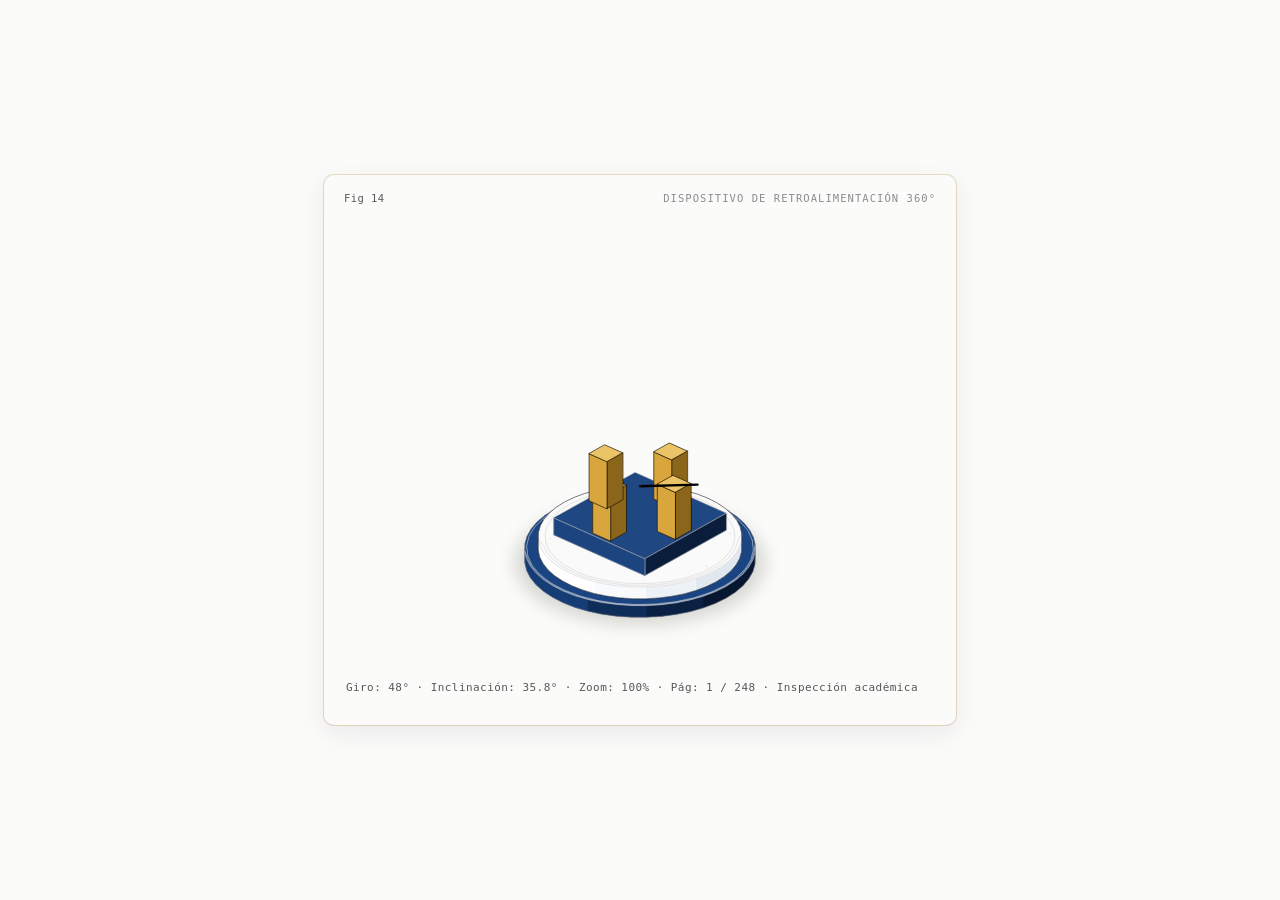
<file: _GUARDADO_SVG_ISOMETRICOS/slides_1_a_25/slide-14.html>
<!doctype html><html lang="en"><head><meta charset="utf-8"><meta name="viewport" content="width=device-width, initial-scale=1"><title>Atril de Tesina · CURZAS UNCo</title><style>
.iso{
  --anatomy-page:#0b0b0b;--anatomy-card:#131313;--anatomy-text:#a3a3a3;--anatomy-strong:#e6e6e6;--anatomy-muted:#6e6e6e;
  --anatomy-paper:#131313;--anatomy-face:#1b1b1b;--anatomy-top:#1c1c1c;
  --anatomy-shade-0:#0f0f0f;--anatomy-shade-1:#121212;--anatomy-shade-2:#151515;--anatomy-shade-3:#181818;
  --anatomy-lit-top:#262626;--anatomy-lit-shade:#1d1d1d;
  --anatomy-hi:#d4d4d4;--anatomy-mid:#6a6a6a;--anatomy-lo:#3e3e3e;--anatomy-faint:#2a2a2a;--anatomy-lit:#ffffff;
  --anatomy-halo:#050505;--anatomy-halo-opacity:.9;--anatomy-dot:#e6e6e6;
  --anatomy-red:#ff6b6b;--anatomy-green:#6be0a0;--anatomy-blue:#6b9bff;
  --anatomy-weight:.6px;--anatomy-ease:cubic-bezier(.32,.72,0,1);
  --anatomy-mono:ui-monospace,"SF Mono",Menlo,Consolas,monospace;
  --anatomy-lift:inset 0 1px 0 0 #ffffff0a,inset 0 0 0 1px #ffffff06,0 0 0 1px #00000026,0 1px 1px -.5px #00000014,0 3px 3px -1.5px #00000014,0 6px 6px -3px #00000014,0 12px 12px -6px #00000014;
}
.iso[data-theme="light"]{
  --anatomy-page:#f2f2ef;--anatomy-card:#fbfbfa;--anatomy-text:#57575a;--anatomy-strong:#18181a;--anatomy-muted:#8c8c90;
  --anatomy-paper:#fbfbfa;--anatomy-face:#ffffff;--anatomy-top:#ffffff;
  --anatomy-shade-0:#dcdcd9;--anatomy-shade-1:#e5e5e2;--anatomy-shade-2:#ededea;--anatomy-shade-3:#f4f4f1;
  --anatomy-lit-top:#ffffff;--anatomy-lit-shade:#eeeeeb;
  --anatomy-hi:#26262a;--anatomy-mid:#8a8a8f;--anatomy-lo:#b4b4b8;--anatomy-faint:#d4d4d6;--anatomy-lit:#000000;
  --anatomy-halo:#8a8a80;--anatomy-halo-opacity:.32;--anatomy-dot:#3a3a3e;
  --anatomy-red:#e5484d;--anatomy-green:#30a46c;--anatomy-blue:#3e63dd;
  --anatomy-lift:inset 0 1px 0 0 #ffffff,0 0 0 1px #0000000f,0 1px 1px -.5px #0000000a,0 3px 3px -1.5px #0000000a,0 6px 6px -3px #0000000a,0 12px 12px -6px #0000000a;
}
.iso-svg{display:block;width:100%;height:auto;overflow:visible}
.iso-svg path,.iso-svg circle{vector-effect:non-scaling-stroke}
.iso-fill{fill:var(--anatomy-paper);stroke:none}
.iso-solid[data-lit]>.iso-fill{fill:var(--anatomy-face)}
.iso-shade,.iso-top{stroke:none}
.iso-shade[data-shade="0"]{fill:var(--anatomy-shade-0)}
.iso-shade[data-shade="1"]{fill:var(--anatomy-shade-1)}
.iso-shade[data-shade="2"]{fill:var(--anatomy-shade-2)}
.iso-shade[data-shade="3"]{fill:var(--anatomy-shade-3)}
.iso-top{fill:var(--anatomy-top)}
.iso-solid[data-lit]>.iso-top{fill:var(--anatomy-lit-top)}
.iso-solid[data-lit]>.iso-shade{fill:var(--anatomy-lit-shade)}
.iso-solid[data-seamless]>.iso-shade,.iso-solid[data-seamless]>.iso-top{stroke-width:.4;stroke-linejoin:round}
.iso-solid[data-seamless]>.iso-shade[data-shade="0"]{stroke:var(--anatomy-shade-0)}
.iso-solid[data-seamless]>.iso-shade[data-shade="1"]{stroke:var(--anatomy-shade-1)}
.iso-solid[data-seamless]>.iso-shade[data-shade="2"]{stroke:var(--anatomy-shade-2)}
.iso-solid[data-seamless]>.iso-shade[data-shade="3"]{stroke:var(--anatomy-shade-3)}
.iso-solid[data-seamless]>.iso-top{stroke:var(--anatomy-top)}
.iso-solid[data-seamless][data-lit]>.iso-top{stroke:var(--anatomy-lit-top)}
.iso-solid[data-seamless][data-lit]>.iso-shade{stroke:var(--anatomy-lit-shade)}
.iso-solid[data-lit]>.iso-edge{stroke:var(--anatomy-lit)}
.iso-halo{fill:var(--anatomy-halo);stroke:none;filter:blur(9px);opacity:var(--anatomy-halo-opacity);transform:translateY(3px)}
.iso-line{fill:none;stroke:var(--anatomy-lo);stroke-width:var(--anatomy-weight);stroke-linecap:round;stroke-linejoin:round}
.iso-line[data-tone="hi"]{stroke:var(--anatomy-hi)}
.iso-line[data-tone="mid"]{stroke:var(--anatomy-mid)}
.iso-line[data-tone="lo"]{stroke:var(--anatomy-lo)}
.iso-line[data-tone="faint"]{stroke:var(--anatomy-faint)}
.iso-line[data-tone="lit"]{stroke:var(--anatomy-lit)}
.iso-line[data-tone="red"]{stroke:var(--anatomy-red)}
.iso-line[data-tone="green"]{stroke:var(--anatomy-green)}
.iso-line[data-tone="blue"]{stroke:var(--anatomy-blue)}
.iso-line[data-dotted]{stroke-dasharray:.01 3.5;stroke-width:1}
.iso-line[data-dashed]{stroke-dasharray:3 3}
.iso-line[data-flow]{stroke-dasharray:2 6}
.iso-wire-end{fill:var(--anatomy-paper);stroke:var(--anatomy-lo);stroke-width:var(--anatomy-weight)}
.iso-wire[data-tone="hi"] .iso-wire-end{stroke:var(--anatomy-hi)}
.iso-wire[data-tone="mid"] .iso-wire-end{stroke:var(--anatomy-mid)}
.iso-wire[data-tone="faint"] .iso-wire-end{stroke:var(--anatomy-faint)}
.iso-wire[data-tone="lit"] .iso-wire-end{stroke:var(--anatomy-lit)}
.iso-dots circle{fill:var(--anatomy-dot);stroke:none;opacity:.32}
.iso-dots[data-tone="hi"] circle{opacity:.85}
.iso-dots[data-tone="mid"] circle{opacity:.45}
.iso-dots[data-tone="lo"] circle{opacity:.22}
.iso-dots[data-tone="faint"] circle{opacity:.12}
.iso-face-text{fill:var(--anatomy-mid);font-family:var(--anatomy-mono);letter-spacing:.04em}
.iso-face-text[data-tone="hi"]{fill:var(--anatomy-hi)}
.iso-face-text[data-tone="lo"]{fill:var(--anatomy-lo)}
.iso-face-text[data-tone="faint"]{fill:var(--anatomy-faint)}
.tb-body{fill:var(--anatomy-shade-2);stroke:none}
.tb-shine{fill:var(--anatomy-top);stroke:none}
.tb-shade{fill:var(--anatomy-shade-0);stroke:none}
.tb-ring{fill:none;stroke:var(--anatomy-lo);stroke-width:.45;stroke-linecap:butt;stroke-linejoin:round}
.tb-ring[data-tone="mid"]{stroke:var(--anatomy-mid)}
.tb-ring[data-tone="faint"]{stroke:var(--anatomy-faint)}
.tb-ring[data-tone="hi"]{stroke:var(--anatomy-hi)}
@keyframes iso-flow{to{stroke-dashoffset:-32}}
@keyframes iso-pulse{0%,100%{opacity:.18}12%{opacity:1}40%{opacity:.18}}
.iso-line[data-flow]{animation:iso-flow 1600ms linear infinite}
.iso-dots circle[data-pulse]{animation:iso-pulse 1600ms steps(1,end) infinite;animation-delay:var(--pulse-at,0ms)}
.iso-figure{margin:32px 0 36px}
.iso-plate{position:relative;padding:52px 24px;border-radius:0;background:var(--anatomy-card);box-shadow:0 0 0 1px var(--anatomy-mid);--anatomy-paper:var(--anatomy-card)}
.iso-plate-corners{position:absolute;inset:18px 20px;pointer-events:none}
.iso-plate-corner{position:absolute;color:var(--anatomy-muted);font-family:var(--anatomy-mono);font-size:10.5px;line-height:1;letter-spacing:.04em;white-space:nowrap}
.iso-plate-corner[data-corner="fig"]{top:0;left:0;color:var(--anatomy-text)}
.iso-plate-corner[data-corner="title"]{top:0;right:0;text-transform:uppercase;letter-spacing:.1em}
.iso-plate-corner[data-corner="hint"]{bottom:0;left:0;text-transform:uppercase;letter-spacing:.1em}
.iso-plate-corner[data-corner="readout"]{right:0;bottom:0;color:var(--anatomy-text);font-variant-numeric:tabular-nums}
.iso-plate .iso-svg{margin:0 auto}
.iso-legend{display:grid;gap:8px;margin-top:12px;color:var(--anatomy-muted);font-size:13px;line-height:1.55}
.iso-keys{display:flex;flex-wrap:wrap;gap:6px 18px}
.iso-key{display:inline-flex;align-items:center;gap:7px}
.iso-swatch{width:16px;height:10px;flex:none;overflow:visible}
.iso-swatch path{fill:none;stroke:var(--anatomy-hi);stroke-width:1;vector-effect:non-scaling-stroke;stroke-linejoin:round;stroke-linecap:round}
.iso-swatch[data-mark="raised"] path,.iso-swatch[data-mark="flat"] path{stroke:var(--anatomy-mid)}
.iso-swatch[data-mark="lit"] path{stroke:var(--anatomy-lit)}
.iso-swatch[data-mark="dim"] path{stroke:var(--anatomy-lo)}
.iso-swatch[data-mark="dotted"] path{stroke-dasharray:.01 3;stroke-width:1.4}
.iso-swatch[data-mark="dashed"] path{stroke-dasharray:3 2.5}
.iso-swatch[data-mark="red"] path{stroke:var(--anatomy-red)}
.iso-swatch[data-mark="green"] path{stroke:var(--anatomy-green)}
.iso-swatch[data-mark="blue"] path{stroke:var(--anatomy-blue)}
.iso-swatch-crease{stroke:var(--anatomy-lo)!important}
@media (max-width:560px){.iso-plate{padding:48px 12px 70px}.iso-plate-corner[data-corner="hint"]{bottom:18px}}
@media (prefers-reduced-motion:reduce){.iso-line[data-flow],.iso-dots circle[data-pulse]{animation:none}}

*{box-sizing:border-box}
html{color-scheme:dark}
body[data-theme="light"]{color-scheme:light}
body{margin:0;background:var(--anatomy-page);color:var(--anatomy-text);font:14px/1.6 ui-sans-serif,system-ui,-apple-system,"Segoe UI",sans-serif;-webkit-font-smoothing:antialiased}
.iso-page{width:min(650px,100% - 32px);margin:64px auto 96px}
</style></head><body class="iso" data-theme="light"><main class="iso-page"><style>

/* Cuero Encuadernado Azul UNCo */
.tfg-leather > .iso-fill { fill: #0a192f; }
.tfg-leather > .iso-top { fill: #132a4e; }
.tfg-leather > .iso-shade[data-shade="0"] { fill: #061120; }
.tfg-leather > .iso-shade[data-shade="1"] { fill: #0b1c36; }
.tfg-leather > .iso-shade[data-shade="2"] { fill: #102444; }
.tfg-leather > .iso-shade[data-shade="3"] { fill: #17325c; }

body[data-theme="light"] .tfg-leather > .iso-fill,
.iso[data-theme="light"] .tfg-leather > .iso-fill { fill: #12305a; }
body[data-theme="light"] .tfg-leather > .iso-top,
.iso[data-theme="light"] .tfg-leather > .iso-top { fill: #1f4782; }
body[data-theme="light"] .tfg-leather > .iso-shade[data-shade="0"],
.iso[data-theme="light"] .tfg-leather > .iso-shade[data-shade="0"] { fill: #0a1e3b; }
body[data-theme="light"] .tfg-leather > .iso-shade[data-shade="1"],
.iso[data-theme="light"] .tfg-leather > .iso-shade[data-shade="1"] { fill: #102b52; }
body[data-theme="light"] .tfg-leather > .iso-shade[data-shade="2"],
.iso[data-theme="light"] .tfg-leather > .iso-shade[data-shade="2"] { fill: #163768; }
body[data-theme="light"] .tfg-leather > .iso-shade[data-shade="3"],
.iso[data-theme="light"] .tfg-leather > .iso-shade[data-shade="3"] { fill: #1c447f; }

/* Base Plinto Circular Azul UNCo */
.tfg-base-plinth > .iso-fill { fill: #0f2d59; }
.tfg-base-plinth > .iso-top { fill: #1b4582; }
.tfg-base-plinth > .iso-shade[data-shade="0"] { fill: #071730; }
.tfg-base-plinth > .iso-shade[data-shade="1"] { fill: #0a2144; }
.tfg-base-plinth > .iso-shade[data-shade="2"] { fill: #0f2d59; }
.tfg-base-plinth > .iso-shade[data-shade="3"] { fill: #153c75; }

/* Base Podio Superior de Mármol Blanco Biselado */
.tfg-base-podium > .iso-fill { fill: #ffffff; }
.tfg-base-podium > .iso-top { fill: #fafafa; }
.tfg-base-podium > .iso-shade[data-shade="0"] { fill: #e2e8f0; }
.tfg-base-podium > .iso-shade[data-shade="1"] { fill: #edf2f7; }
.tfg-base-podium > .iso-shade[data-shade="2"] { fill: #f8fafc; }
.tfg-base-podium > .iso-shade[data-shade="3"] { fill: #ffffff; }

/* Hojas de Pergamino Marfil */
.tfg-page > .iso-fill { fill: #202025; }
.tfg-page > .iso-top { fill: #2a2a30; }
.tfg-page > .iso-shade[data-shade="0"] { fill: #17171a; }
.tfg-page > .iso-shade[data-shade="1"] { fill: #1d1d22; }
.tfg-page > .iso-shade[data-shade="2"] { fill: #232328; }
.tfg-page > .iso-shade[data-shade="3"] { fill: #28282e; }

body[data-theme="light"] .tfg-page > .iso-fill,
.iso[data-theme="light"] .tfg-page > .iso-fill { fill: #faf8f5 !important; }
body[data-theme="light"] .tfg-page > .iso-top,
.iso[data-theme="light"] .tfg-page > .iso-top { fill: #ffffff !important; }
body[data-theme="light"] .tfg-page > .iso-shade[data-shade="0"],
.iso[data-theme="light"] .tfg-page > .iso-shade[data-shade="0"] { fill: #ede7dc !important; }
body[data-theme="light"] .tfg-page > .iso-shade[data-shade="1"],
.iso[data-theme="light"] .tfg-page > .iso-shade[data-shade="1"] { fill: #f2eee5 !important; }
body[data-theme="light"] .tfg-page > .iso-shade[data-shade="2"],
.iso[data-theme="light"] .tfg-page > .iso-shade[data-shade="2"] { fill: #f6f3ed !important; }
body[data-theme="light"] .tfg-page > .iso-shade[data-shade="3"],
.iso[data-theme="light"] .tfg-page > .iso-shade[data-shade="3"] { fill: #faf8f5 !important; }

/* Madera Noble */
.tfg-wood > .iso-fill { fill: #4a3328; }
.tfg-wood > .iso-top { fill: #654637; }
.tfg-wood > .iso-shade[data-shade="0"] { fill: #36241b; }
.tfg-wood > .iso-shade[data-shade="1"] { fill: #422d22; }
.tfg-wood > .iso-shade[data-shade="2"] { fill: #54392b; }
.tfg-wood > .iso-shade[data-shade="3"] { fill: #5e4131; }

/* Bronce / Oro Pulido */
.tfg-brass > .iso-fill { fill: #c89632; }
.tfg-brass > .iso-top { fill: #ecc468; }
.tfg-brass > .iso-shade[data-shade="0"] { fill: #8a651a; }
.tfg-brass > .iso-shade[data-shade="1"] { fill: #a57c24; }
.tfg-brass > .iso-shade[data-shade="2"] { fill: #be902d; }
.tfg-brass > .iso-shade[data-shade="3"] { fill: #d8a63c; }

/* Cantos Dorados */
.tfg-gilt > .iso-fill { fill: #d4af37; }
.tfg-gilt > .iso-top { fill: #f3e5ab; }
.tfg-gilt > .iso-shade[data-shade="0"] { fill: #8c7322; }
.tfg-gilt > .iso-shade[data-shade="1"] { fill: #b2932f; }
.tfg-gilt > .iso-shade[data-shade="2"] { fill: #c5a435; }
.tfg-gilt > .iso-shade[data-shade="3"] { fill: #e0be42; }

/* Cinta Dorada */
.tfg-ribbon {
  fill: none;
  stroke: #e6b422;
  stroke-width: 2.4px;
  stroke-linecap: round;
  stroke-linejoin: round;
}
.tfg-gold-line {
  fill: none;
  stroke: #ecc468;
  stroke-width: 1.4px;
}

html { color-scheme: light; }
body[data-theme="dark"], html[data-theme="dark"] { color-scheme: dark; }
html, body {
  background: var(--anatomy-card) !important;
  margin: 0 !important;
  padding: 0 !important;
  overflow: hidden !important;
  height: 100%;
  width: 100%;
  display: flex;
  align-items: center;
  justify-content: center;
}
.iso-page {
  width: 100% !important;
  max-width: 640px !important;
  margin: 0 auto !important;
  padding: 0 4px !important;
}
.iso-figure { margin: 0 !important; }
.iso-plate {
  padding: 38px 18px 46px !important;
  border-radius: 10px !important;
  box-shadow: 0 8px 28px rgba(15, 23, 42, 0.08), 0 0 0 1px rgba(180, 131, 36, 0.25) !important;
  background: var(--anatomy-card) !important;
}
.iso-plate-corner[data-corner="hint"] { display: none !important; }
.iso-plate-corner[data-corner="readout"] {
  right: 18px !important;
  bottom: 14px !important;
  font-size: 11px !important;
  white-space: nowrap !important;
}
.iso-legend { display: none !important; }
</style><figure class="iso-figure"><div class="iso-plate"><div class="iso-plate-corners" aria-hidden="true"><span class="iso-plate-corner" data-corner="fig">Fig 14</span><span class="iso-plate-corner" data-corner="title">Atril de Tesina · CURZAS UNCo</span><span class="iso-plate-corner" data-corner="hint">Giro 360° · Arrastra · Rueda Zoom</span><span class="iso-plate-corner" data-corner="readout" data-readout>Giro: 42° · Inclinación: 32.0° · Zoom: 100% · Pág: 1 / 248 · Defensa iniciada</span></div><div class="iso-stage" tabindex="0" role="region" aria-label="Atril de Tesina · CURZAS UNCo"><svg xmlns="http://www.w3.org/2000/svg" class="iso-svg" viewBox="0 0 640 500" role="img" aria-label="Dispositivo Isométrico 3D de la Defensa de Tesina (Licenciatura en Gestión de Recursos Humanos, CURZAS — Universidad Nacional del Comahue). Ensamblado con la Fábrica Modular sobre el podio circular de mármol y base azul UNCo."><g class="tfg-base-group"><path class="iso-halo" d="M410.2 422.4L396.4 427.9L381.2 432.4L365 435.9L348 438.3L330.6 439.5L312.9 439.7L295.4 438.6L278.3 436.5L261.9 433.2L246.5 428.9L232.4 423.6L219.8 417.4L208.8 410.5L199.8 402.9L192.9 394.8L188.1 386.3L185.5 377.6L185.3 368.8L187.4 360L191.7 351.5L198.3 343.3L206.9 335.6L217.4 328.5L229.8 322.2L243.6 316.7L258.8 312.2L275 308.7L292 306.4L309.4 305.1L327.1 305L344.6 306L361.7 308.2L378.1 311.4L393.5 315.8L407.6 321L420.2 327.2L431.2 334.1L440.2 341.7L447.1 349.8L451.9 358.3L454.5 367L454.7 375.8L452.6 384.6L448.3 393.2L441.7 401.3L433.1 409L422.6 416.1Z"/><g class="iso-solid tfg-base-plinth"><path class="iso-fill" d="M196.2 356.4L198.1 348.4L202.1 340.5L208.1 333L216.1 325.9L225.8 319.4L237.1 313.6L249.8 308.6L263.7 304.5L278.6 301.3L294.2 299.1L310.3 297.9L326.5 297.8L342.6 298.8L358.3 300.8L373.4 303.8L387.5 307.7L400.5 312.6L412.1 318.2L422.1 324.6L430.4 331.6L436.8 339L441.2 346.8L443.6 354.8L443.8 362.9L443.8 375.6L441.9 383.6L437.9 391.5L431.9 399L423.9 406.1L414.2 412.6L402.9 418.4L390.2 423.4L376.3 427.5L361.4 430.7L345.8 432.9L329.7 434.1L313.5 434.2L297.4 433.2L281.7 431.3L266.6 428.2L252.5 424.3L239.5 419.4L227.9 413.8L217.9 407.4L209.6 400.4L203.2 393L198.8 385.2L196.4 377.2L196.2 369.1Z"/><path class="iso-shade" data-shade="0" d="M402.9 418.4L390.2 423.4L390.2 410.8L402.9 405.7ZM390.2 423.4L376.3 427.5L376.3 414.9L390.2 410.8ZM443.8 375.6L441.9 383.6L441.9 371L443.8 362.9ZM441.9 383.6L437.9 391.5L437.9 378.8L441.9 371ZM437.9 391.5L431.9 399L431.9 386.4L437.9 378.8ZM431.9 399L423.9 406.1L423.9 393.4L431.9 386.4ZM423.9 406.1L414.2 412.6L414.2 399.9L423.9 393.4ZM414.2 412.6L402.9 418.4L402.9 405.7L414.2 399.9Z"/><path class="iso-shade" data-shade="1" d="M376.3 427.5L361.4 430.7L361.4 418.1L376.3 414.9ZM361.4 430.7L345.8 432.9L345.8 420.3L361.4 418.1ZM345.8 432.9L329.7 434.1L329.7 421.5L345.8 420.3ZM329.7 434.1L313.5 434.2L313.5 421.6L329.7 421.5Z"/><path class="iso-shade" data-shade="2" d="M313.5 434.2L297.4 433.2L297.4 420.6L313.5 421.6ZM297.4 433.2L281.7 431.3L281.7 418.6L297.4 420.6ZM281.7 431.3L266.6 428.2L266.6 415.6L281.7 418.6ZM266.6 428.2L252.5 424.3L252.5 411.7L266.6 415.6Z"/><path class="iso-shade" data-shade="3" d="M252.5 424.3L239.5 419.4L239.5 406.8L252.5 411.7ZM239.5 419.4L227.9 413.8L227.9 401.2L239.5 406.8ZM227.9 413.8L217.9 407.4L217.9 394.8L227.9 401.2ZM217.9 407.4L209.6 400.4L209.6 387.8L217.9 394.8ZM209.6 400.4L203.2 393L203.2 380.4L209.6 387.8ZM203.2 393L198.8 385.2L198.8 372.6L203.2 380.4ZM198.8 385.2L196.4 377.2L196.4 364.6L198.8 372.6ZM196.4 377.2L196.2 369.1L196.2 356.4L196.4 364.6Z"/><path class="iso-top" d="M402.9 405.7L390.2 410.8L376.3 414.9L361.4 418.1L345.8 420.3L329.7 421.5L313.5 421.6L297.4 420.6L281.7 418.6L266.6 415.6L252.5 411.7L239.5 406.8L227.9 401.2L217.9 394.8L209.6 387.8L203.2 380.4L198.8 372.6L196.4 364.6L196.2 356.4L198.1 348.4L202.1 340.5L208.1 333L216.1 325.9L225.8 319.4L237.1 313.6L249.8 308.6L263.7 304.5L278.6 301.3L294.2 299.1L310.3 297.9L326.5 297.8L342.6 298.8L358.3 300.8L373.4 303.8L387.5 307.7L400.5 312.6L412.1 318.2L422.1 324.6L430.4 331.6L436.8 339L441.2 346.8L443.6 354.8L443.8 362.9L441.9 371L437.9 378.8L431.9 386.4L423.9 393.4L414.2 399.9Z"/><path class="iso-line iso-crease" data-tone="faint" d="M443.8 362.9L441.9 371L437.9 378.8L431.9 386.4L423.9 393.4L414.2 399.9L402.9 405.7L390.2 410.8L376.3 414.9L361.4 418.1L345.8 420.3L329.7 421.5L313.5 421.6L297.4 420.6L281.7 418.6L266.6 415.6L252.5 411.7L239.5 406.8L227.9 401.2L217.9 394.8L209.6 387.8L203.2 380.4L198.8 372.6L196.4 364.6L196.2 356.4"/><path class="iso-line iso-bevel" data-tone="faint" d="M443.8 362.9L440.8 370.9L436.8 378.7L430.9 386.1L423 393.1L413.4 399.6L402.2 405.3L389.6 410.3L375.8 414.4L361 417.6L345.5 419.8L329.6 420.9L313.6 421L297.6 420.1L282 418.1L267.1 415.1L253.1 411.2L240.2 406.4L228.7 400.8L218.8 394.5L210.5 387.6L204.2 380.2L199.8 372.5L197.5 364.5L196.2 356.4"/><path class="iso-line iso-edge" data-tone="mid" d="M196.2 356.4L198.1 348.4L202.1 340.5L208.1 333L216.1 325.9L225.8 319.4L237.1 313.6L249.8 308.6L263.7 304.5L278.6 301.3L294.2 299.1L310.3 297.9L326.5 297.8L342.6 298.8L358.3 300.8L373.4 303.8L387.5 307.7L400.5 312.6L412.1 318.2L422.1 324.6L430.4 331.6L436.8 339L441.2 346.8L443.6 354.8L443.8 362.9M443.8 375.6L441.9 383.6L437.9 391.5L431.9 399L423.9 406.1L414.2 412.6L402.9 418.4L390.2 423.4L376.3 427.5L361.4 430.7L345.8 432.9L329.7 434.1L313.5 434.2L297.4 433.2L281.7 431.3L266.6 428.2L252.5 424.3L239.5 419.4L227.9 413.8L217.9 407.4L209.6 400.4L203.2 393L198.8 385.2L196.4 377.2L196.2 369.1M196.2 356.4L196.2 369.1M443.8 362.9L443.8 375.6"/></g><path class="iso-line" data-tone="faint" d="M401.5 404.9L384.5 411.3L365.6 416.1L345.3 419.2L324.2 420.5L303.1 420L282.4 417.6L262.8 413.4L245 407.7L229.5 400.4L216.7 391.9L207.1 382.5L200.9 372.3L198.3 361.8L199.4 351.2L204.2 340.9L212.5 331.1L224.1 322.2L238.5 314.4L255.5 308.1L274.4 303.2L294.7 300.1L315.8 298.8L336.9 299.4L357.6 301.8L377.2 305.9L395 311.7L410.5 319L423.3 327.4L432.9 336.9L439.1 347L441.7 357.6L440.6 368.2L435.8 378.5L427.5 388.3L415.9 397.2Z"/><g class="iso-solid tfg-base-podium"><path class="iso-fill" d="M210.8 344.2L212.5 337.1L216 330.2L221.3 323.5L228.3 317.3L236.8 311.5L246.8 306.4L258.1 302L270.4 298.3L283.5 295.5L297.3 293.6L311.4 292.6L325.7 292.5L339.9 293.3L353.8 295.1L367.1 297.7L379.6 301.2L391 305.5L401.3 310.5L410.1 316.1L417.4 322.2L423.1 328.8L427 335.7L429 342.8L429.2 349.9L429.2 362.6L427.5 369.7L424 376.6L418.7 383.2L411.7 389.5L403.2 395.2L393.2 400.3L381.9 404.8L369.6 408.4L356.5 411.2L342.7 413.2L328.6 414.2L314.3 414.3L300.1 413.5L286.2 411.7L272.9 409L260.4 405.5L249 401.3L238.7 396.3L229.9 390.7L222.6 384.5L216.9 377.9L213 371.1L211 364L210.8 356.8Z"/><path class="iso-shade" data-shade="0" d="M393.2 400.3L381.9 404.8L381.9 392.1L393.2 387.7ZM381.9 404.8L369.6 408.4L369.6 395.8L381.9 392.1ZM429.2 362.6L427.5 369.7L427.5 357L429.2 349.9ZM427.5 369.7L424 376.6L424 364L427.5 357ZM424 376.6L418.7 383.2L418.7 370.6L424 364ZM418.7 383.2L411.7 389.5L411.7 376.8L418.7 370.6ZM411.7 389.5L403.2 395.2L403.2 382.6L411.7 376.8ZM403.2 395.2L393.2 400.3L393.2 387.7L403.2 382.6Z"/><path class="iso-shade" data-shade="1" d="M369.6 408.4L356.5 411.2L356.5 398.6L369.6 395.8ZM356.5 411.2L342.7 413.2L342.7 400.5L356.5 398.6ZM342.7 413.2L328.6 414.2L328.6 401.6L342.7 400.5ZM328.6 414.2L314.3 414.3L314.3 401.7L328.6 401.6Z"/><path class="iso-shade" data-shade="2" d="M314.3 414.3L300.1 413.5L300.1 400.8L314.3 401.7ZM300.1 413.5L286.2 411.7L286.2 399.1L300.1 400.8ZM286.2 411.7L272.9 409L272.9 396.4L286.2 399.1ZM272.9 409L260.4 405.5L260.4 392.9L272.9 396.4Z"/><path class="iso-shade" data-shade="3" d="M260.4 405.5L249 401.3L249 388.6L260.4 392.9ZM249 401.3L238.7 396.3L238.7 383.6L249 388.6ZM238.7 396.3L229.9 390.7L229.9 378L238.7 383.6ZM229.9 390.7L222.6 384.5L222.6 371.9L229.9 378ZM222.6 384.5L216.9 377.9L216.9 365.3L222.6 371.9ZM216.9 377.9L213 371.1L213 358.4L216.9 365.3ZM213 371.1L211 364L211 351.4L213 358.4ZM211 364L210.8 356.8L210.8 344.2L211 351.4Z"/><path class="iso-top" d="M393.2 387.7L381.9 392.1L369.6 395.8L356.5 398.6L342.7 400.5L328.6 401.6L314.3 401.7L300.1 400.8L286.2 399.1L272.9 396.4L260.4 392.9L249 388.6L238.7 383.6L229.9 378L222.6 371.9L216.9 365.3L213 358.4L211 351.4L210.8 344.2L212.5 337.1L216 330.2L221.3 323.5L228.3 317.3L236.8 311.5L246.8 306.4L258.1 302L270.4 298.3L283.5 295.5L297.3 293.6L311.4 292.6L325.7 292.5L339.9 293.3L353.8 295.1L367.1 297.7L379.6 301.2L391 305.5L401.3 310.5L410.1 316.1L417.4 322.2L423.1 328.8L427 335.7L429 342.8L429.2 349.9L427.5 357L424 364L418.7 370.6L411.7 376.8L403.2 382.6Z"/><path class="iso-line iso-crease" data-tone="faint" d="M429.2 349.9L427.5 357L424 364L418.7 370.6L411.7 376.8L403.2 382.6L393.2 387.7L381.9 392.1L369.6 395.8L356.5 398.6L342.7 400.5L328.6 401.6L314.3 401.7L300.1 400.8L286.2 399.1L272.9 396.4L260.4 392.9L249 388.6L238.7 383.6L229.9 378L222.6 371.9L216.9 365.3L213 358.4L211 351.4L210.8 344.2"/><path class="iso-line iso-bevel" data-tone="faint" d="M429.2 349.9L423.9 356.7L420.5 363.4L415.4 369.8L408.7 375.8L400.4 381.4L390.7 386.3L379.9 390.6L368 394.2L355.3 396.9L342 398.8L328.3 399.8L314.5 399.8L300.7 399L287.3 397.3L274.5 394.8L262.4 391.4L251.3 387.3L241.4 382.4L232.9 377L225.8 371.1L220.4 364.7L216.6 358.1L214.6 351.2L210.8 344.2"/><path class="iso-line iso-edge" data-tone="hi" d="M210.8 344.2L212.5 337.1L216 330.2L221.3 323.5L228.3 317.3L236.8 311.5L246.8 306.4L258.1 302L270.4 298.3L283.5 295.5L297.3 293.6L311.4 292.6L325.7 292.5L339.9 293.3L353.8 295.1L367.1 297.7L379.6 301.2L391 305.5L401.3 310.5L410.1 316.1L417.4 322.2L423.1 328.8L427 335.7L429 342.8L429.2 349.9M429.2 362.6L427.5 369.7L424 376.6L418.7 383.2L411.7 389.5L403.2 395.2L393.2 400.3L381.9 404.8L369.6 408.4L356.5 411.2L342.7 413.2L328.6 414.2L314.3 414.3L300.1 413.5L286.2 411.7L272.9 409L260.4 405.5L249 401.3L238.7 396.3L229.9 390.7L222.6 384.5L216.9 377.9L213 371.1L211 364L210.8 356.8M210.8 344.2L210.8 356.8M429.2 349.9L429.2 362.6"/></g><path class="iso-line" data-tone="faint" d="M388.3 385L374.1 390.3L358.2 394.4L341.2 397L323.6 398.1L305.8 397.6L288.5 395.6L272.1 392.1L257.2 387.3L244.1 381.2L233.4 374.1L225.4 366.2L220.2 357.7L218 348.8L218.9 340L222.9 331.3L229.9 323.1L239.6 315.6L251.7 309.1L265.9 303.8L281.8 299.7L298.8 297.1L316.4 296.1L334.2 296.5L351.5 298.5L367.9 302L382.8 306.8L395.9 312.9L406.6 320L414.6 327.9L419.8 336.5L422 345.3L421.1 354.2L417.1 362.8L410.1 371L400.4 378.5Z"/><g class="iso-solid tfg-brass"><path class="iso-fill" d="M292.7 343.6L292.9 341.2L294 338.9L295.9 336.7L298.5 334.7L301.7 333L305.5 331.5L309.8 330.4L314.3 329.7L319 329.5L323.8 329.6L328.4 330.1L332.8 331L336.8 332.3L340.3 334L343.2 335.9L345.3 338L346.7 340.3L347.3 342.6L347.3 346.6L347.1 349L346 351.3L344.1 353.5L341.5 355.5L338.3 357.2L334.5 358.7L330.2 359.7L325.7 360.4L321 360.7L316.2 360.6L311.6 360.1L307.2 359.1L303.2 357.8L299.7 356.2L296.8 354.3L294.7 352.2L293.3 349.9L292.7 347.5Z"/><path class="iso-shade" data-shade="0" d="M338.3 357.2L334.5 358.7L334.5 354.7L338.3 353.3ZM347.3 346.6L347.1 349L347.1 345L347.3 342.6ZM347.1 349L346 351.3L346 347.3L347.1 345ZM346 351.3L344.1 353.5L344.1 349.5L346 347.3ZM344.1 353.5L341.5 355.5L341.5 351.5L344.1 349.5ZM341.5 355.5L338.3 357.2L338.3 353.3L341.5 351.5Z"/><path class="iso-shade" data-shade="1" d="M334.5 358.7L330.2 359.7L330.2 355.8L334.5 354.7ZM330.2 359.7L325.7 360.4L325.7 356.5L330.2 355.8ZM325.7 360.4L321 360.7L321 356.8L325.7 356.5Z"/><path class="iso-shade" data-shade="2" d="M321 360.7L316.2 360.6L316.2 356.7L321 356.8ZM316.2 360.6L311.6 360.1L311.6 356.1L316.2 356.7ZM311.6 360.1L307.2 359.1L307.2 355.2L311.6 356.1Z"/><path class="iso-shade" data-shade="3" d="M307.2 359.1L303.2 357.8L303.2 353.9L307.2 355.2ZM303.2 357.8L299.7 356.2L299.7 352.3L303.2 353.9ZM299.7 356.2L296.8 354.3L296.8 350.4L299.7 352.3ZM296.8 354.3L294.7 352.2L294.7 348.2L296.8 350.4ZM294.7 352.2L293.3 349.9L293.3 346L294.7 348.2ZM293.3 349.9L292.7 347.5L292.7 343.6L293.3 346Z"/><path class="iso-top" d="M338.3 353.3L334.5 354.7L330.2 355.8L325.7 356.5L321 356.8L316.2 356.7L311.6 356.1L307.2 355.2L303.2 353.9L299.7 352.3L296.8 350.4L294.7 348.2L293.3 346L292.7 343.6L292.9 341.2L294 338.9L295.9 336.7L298.5 334.7L301.7 333L305.5 331.5L309.8 330.4L314.3 329.7L319 329.5L323.8 329.6L328.4 330.1L332.8 331L336.8 332.3L340.3 334L343.2 335.9L345.3 338L346.7 340.3L347.3 342.6L347.1 345L346 347.3L344.1 349.5L341.5 351.5Z"/><path class="iso-line iso-crease" data-tone="faint" d="M347.3 342.6L347.1 345L346 347.3L344.1 349.5L341.5 351.5L338.3 353.3L334.5 354.7L330.2 355.8L325.7 356.5L321 356.8L316.2 356.7L311.6 356.1L307.2 355.2L303.2 353.9L299.7 352.3L296.8 350.4L294.7 348.2L293.3 346L292.7 343.6"/><path class="iso-line iso-bevel" data-tone="faint" d="M347.3 342.6L346.4 345L345.3 347.2L343.5 349.4L341 351.3L337.8 353L334.1 354.4L330 355.5L325.5 356.1L320.9 356.4L316.3 356.3L311.8 355.8L307.5 354.9L303.6 353.6L300.2 352L297.4 350.2L295.3 348.1L294 345.9L292.7 343.6"/><path class="iso-line iso-edge" data-tone="lit" d="M292.7 343.6L292.9 341.2L294 338.9L295.9 336.7L298.5 334.7L301.7 333L305.5 331.5L309.8 330.4L314.3 329.7L319 329.5L323.8 329.6L328.4 330.1L332.8 331L336.8 332.3L340.3 334L343.2 335.9L345.3 338L346.7 340.3L347.3 342.6M347.3 346.6L347.1 349L346 351.3L344.1 353.5L341.5 355.5L338.3 357.2L334.5 358.7L330.2 359.7L325.7 360.4L321 360.7L316.2 360.6L311.6 360.1L307.2 359.1L303.2 357.8L299.7 356.2L296.8 354.3L294.7 352.2L293.3 349.9L292.7 347.5M292.7 343.6L292.7 347.5M347.3 342.6L347.3 346.6"/></g><path class="iso-line" data-tone="lit" d="M338.3 353.3L332.4 355.3L325.7 356.5L318.6 356.8L311.6 356.1L305.1 354.6L299.7 352.3L295.6 349.3L293.3 346L292.7 342.4L294 338.9L297.1 335.7L301.7 333L307.6 330.9L314.3 329.7L321.4 329.5L328.4 330.1L334.9 331.7L340.3 334L344.4 336.9L346.7 340.3L347.3 343.8L346 347.3L342.9 350.6Z"/><g class="iso-dots" data-tone="mid"><circle cx="384.6" cy="383" r="0.45"/><circle cx="314.9" cy="395.3" r="0.45"/><circle cx="248.2" cy="379.4" r="0.45"/><circle cx="223.5" cy="344.5" r="0.45"/><circle cx="255.4" cy="311.2" r="0.45"/><circle cx="325.1" cy="298.8" r="0.45"/><circle cx="391.8" cy="314.7" r="0.45"/><circle cx="416.5" cy="349.6" r="0.45"/></g></g><g class="tfg-pedestal-group"><g class="iso-solid tfg-brass"><path class="iso-fill" d="M272.7 335.6L273.6 331.9L275.8 328.3L279 325L283.2 321.9L288.3 319.2L294.2 316.9L300.7 315.2L307.7 313.9L315 313.2L322.5 313.1L329.9 313.6L337 314.7L343.7 316.3L349.8 318.4L355.2 320.9L359.7 323.9L363.3 327.2L365.8 330.7L367.1 334.3L367.3 338L367.3 344.4L366.4 348L364.2 351.6L361 355L356.8 358L351.7 360.7L345.8 363L339.3 364.8L332.3 366L325 366.7L317.5 366.8L310.1 366.3L303 365.2L296.3 363.6L290.2 361.5L284.8 359L280.3 356L276.7 352.8L274.2 349.2L272.9 345.6L272.7 341.9Z"/><path class="iso-shade" data-shade="0" d="M351.7 360.7L345.8 363L345.8 356.7L351.7 354.4ZM367.3 344.4L366.4 348L366.4 341.7L367.3 338ZM366.4 348L364.2 351.6L364.2 345.3L366.4 341.7ZM364.2 351.6L361 355L361 348.6L364.2 345.3ZM361 355L356.8 358L356.8 351.7L361 348.6ZM356.8 358L351.7 360.7L351.7 354.4L356.8 351.7Z"/><path class="iso-shade" data-shade="1" d="M345.8 363L339.3 364.8L339.3 358.4L345.8 356.7ZM339.3 364.8L332.3 366L332.3 359.7L339.3 358.4ZM332.3 366L325 366.7L325 360.4L332.3 359.7ZM325 366.7L317.5 366.8L317.5 360.5L325 360.4Z"/><path class="iso-shade" data-shade="2" d="M317.5 366.8L310.1 366.3L310.1 360L317.5 360.5ZM310.1 366.3L303 365.2L303 358.9L310.1 360ZM303 365.2L296.3 363.6L296.3 357.3L303 358.9Z"/><path class="iso-shade" data-shade="3" d="M296.3 363.6L290.2 361.5L290.2 355.2L296.3 357.3ZM290.2 361.5L284.8 359L284.8 352.7L290.2 355.2ZM284.8 359L280.3 356L280.3 349.7L284.8 352.7ZM280.3 356L276.7 352.8L276.7 346.4L280.3 349.7ZM276.7 352.8L274.2 349.2L274.2 342.9L276.7 346.4ZM274.2 349.2L272.9 345.6L272.9 339.3L274.2 342.9ZM272.9 345.6L272.7 341.9L272.7 335.6L272.9 339.3Z"/><path class="iso-top" d="M351.7 354.4L345.8 356.7L339.3 358.4L332.3 359.7L325 360.4L317.5 360.5L310.1 360L303 358.9L296.3 357.3L290.2 355.2L284.8 352.7L280.3 349.7L276.7 346.4L274.2 342.9L272.9 339.3L272.7 335.6L273.6 331.9L275.8 328.3L279 325L283.2 321.9L288.3 319.2L294.2 316.9L300.7 315.2L307.7 313.9L315 313.2L322.5 313.1L329.9 313.6L337 314.7L343.7 316.3L349.8 318.4L355.2 320.9L359.7 323.9L363.3 327.2L365.8 330.7L367.1 334.3L367.3 338L366.4 341.7L364.2 345.3L361 348.6L356.8 351.7Z"/><path class="iso-line iso-crease" data-tone="faint" d="M367.3 338L366.4 341.7L364.2 345.3L361 348.6L356.8 351.7L351.7 354.4L345.8 356.7L339.3 358.4L332.3 359.7L325 360.4L317.5 360.5L310.1 360L303 358.9L296.3 357.3L290.2 355.2L284.8 352.7L280.3 349.7L276.7 346.4L274.2 342.9L272.9 339.3L272.7 335.6"/><path class="iso-line iso-bevel" data-tone="faint" d="M367.3 338L365.3 341.6L363.2 345.1L360.1 348.4L356 351.4L351 354L345.2 356.2L338.8 357.9L332 359.2L324.8 359.8L317.6 359.9L310.4 359.4L303.4 358.4L296.9 356.8L290.9 354.8L285.6 352.3L281.2 349.4L277.7 346.2L275.3 342.8L274 339.2L272.7 335.6"/><path class="iso-line iso-edge" data-tone="mid" d="M272.7 335.6L273.6 331.9L275.8 328.3L279 325L283.2 321.9L288.3 319.2L294.2 316.9L300.7 315.2L307.7 313.9L315 313.2L322.5 313.1L329.9 313.6L337 314.7L343.7 316.3L349.8 318.4L355.2 320.9L359.7 323.9L363.3 327.2L365.8 330.7L367.1 334.3L367.3 338M367.3 344.4L366.4 348L364.2 351.6L361 355L356.8 358L351.7 360.7L345.8 363L339.3 364.8L332.3 366L325 366.7L317.5 366.8L310.1 366.3L303 365.2L296.3 363.6L290.2 361.5L284.8 359L280.3 356L276.7 352.8L274.2 349.2L272.9 345.6L272.7 341.9M272.7 335.6L272.7 341.9M367.3 338L367.3 344.4"/></g><path class="iso-line" data-tone="lo" d="M346.8 351.7L340.5 354L333.4 355.7L325.8 356.6L317.9 356.8L310.1 356.2L302.7 354.9L296 352.9L290.2 350.2L285.5 347.1L282.2 343.5L280.3 339.7L280 335.8L281.1 331.9L283.8 328.2L287.9 324.8L293.2 321.9L299.5 319.6L306.6 317.9L314.2 317L322.1 316.8L329.9 317.4L337.3 318.7L344 320.7L349.8 323.4L354.5 326.6L357.8 330.1L359.7 333.9L360 337.9L358.9 341.7L356.2 345.4L352.1 348.8Z"/><g class="iso-solid"><path class="iso-fill" d="M287.2 296.3L287.5 293.5L288.8 290.7L291 288.1L294.1 285.7L298 283.6L302.6 281.9L307.7 280.6L313.2 279.7L318.9 279.4L324.6 279.5L330.1 280.2L335.4 281.3L340.2 282.8L344.4 284.8L347.8 287.1L350.4 289.6L352.1 292.4L352.8 295.2L352.8 336.2L352.5 339.1L351.2 341.9L349 344.5L345.9 346.9L342 349L337.4 350.7L332.3 352L326.8 352.8L321.1 353.2L315.4 353L309.9 352.4L304.6 351.3L299.8 349.7L295.6 347.8L292.2 345.5L289.6 342.9L287.9 340.2L287.2 337.4Z"/><path class="iso-shade" data-shade="0" d="M342 349L337.4 350.7L337.4 309.7L342 308ZM352.8 336.2L352.5 339.1L352.5 298L352.8 295.2ZM352.5 339.1L351.2 341.9L351.2 300.8L352.5 298ZM351.2 341.9L349 344.5L349 303.5L351.2 300.8ZM349 344.5L345.9 346.9L345.9 305.9L349 303.5ZM345.9 346.9L342 349L342 308L345.9 305.9Z"/><path class="iso-shade" data-shade="1" d="M337.4 350.7L332.3 352L332.3 311L337.4 309.7ZM332.3 352L326.8 352.8L326.8 311.8L332.3 311ZM326.8 352.8L321.1 353.2L321.1 312.2L326.8 311.8Z"/><path class="iso-shade" data-shade="2" d="M321.1 353.2L315.4 353L315.4 312L321.1 312.2ZM315.4 353L309.9 352.4L309.9 311.4L315.4 312ZM309.9 352.4L304.6 351.3L304.6 310.2L309.9 311.4Z"/><path class="iso-shade" data-shade="3" d="M304.6 351.3L299.8 349.7L299.8 308.7L304.6 310.2ZM299.8 349.7L295.6 347.8L295.6 306.7L299.8 308.7ZM295.6 347.8L292.2 345.5L292.2 304.5L295.6 306.7ZM292.2 345.5L289.6 342.9L289.6 301.9L292.2 304.5ZM289.6 342.9L287.9 340.2L287.9 299.2L289.6 301.9ZM287.9 340.2L287.2 337.4L287.2 296.3L287.9 299.2Z"/><path class="iso-top" d="M342 308L337.4 309.7L332.3 311L326.8 311.8L321.1 312.2L315.4 312L309.9 311.4L304.6 310.2L299.8 308.7L295.6 306.7L292.2 304.5L289.6 301.9L287.9 299.2L287.2 296.3L287.5 293.5L288.8 290.7L291 288.1L294.1 285.7L298 283.6L302.6 281.9L307.7 280.6L313.2 279.7L318.9 279.4L324.6 279.5L330.1 280.2L335.4 281.3L340.2 282.8L344.4 284.8L347.8 287.1L350.4 289.6L352.1 292.4L352.8 295.2L352.5 298L351.2 300.8L349 303.5L345.9 305.9Z"/><path class="iso-line iso-crease" data-tone="faint" d="M352.8 295.2L352.5 298L351.2 300.8L349 303.5L345.9 305.9L342 308L337.4 309.7L332.3 311L326.8 311.8L321.1 312.2L315.4 312L309.9 311.4L304.6 310.2L299.8 308.7L295.6 306.7L292.2 304.5L289.6 301.9L287.9 299.2L287.2 296.3"/><path class="iso-line iso-edge" data-tone="mid" d="M287.2 296.3L287.5 293.5L288.8 290.7L291 288.1L294.1 285.7L298 283.6L302.6 281.9L307.7 280.6L313.2 279.7L318.9 279.4L324.6 279.5L330.1 280.2L335.4 281.3L340.2 282.8L344.4 284.8L347.8 287.1L350.4 289.6L352.1 292.4L352.8 295.2M352.8 336.2L352.5 339.1L351.2 341.9L349 344.5L345.9 346.9L342 349L337.4 350.7L332.3 352L326.8 352.8L321.1 353.2L315.4 353L309.9 352.4L304.6 351.3L299.8 349.7L295.6 347.8L292.2 345.5L289.6 342.9L287.9 340.2L287.2 337.4M287.2 296.3L287.2 337.4M352.8 295.2L352.8 336.2"/></g><path class="iso-line" data-tone="faint" d="M352.8 324.2L352.5 326.3L351.7 328.4L350.3 330.5L348.4 332.4L346 334.2L343.2 335.8L340 337.2L336.4 338.4L332.6 339.3L328.5 340L324.3 340.4L320 340.6L315.7 340.4L311.5 340L307.4 339.3L303.6 338.4L300 337.2L296.8 335.8L294 334.2L291.6 332.4L289.7 330.5L288.3 328.4L287.5 326.3L287.2 324.2"/><path class="iso-line" data-tone="faint" d="M352.8 305.2L352.5 307.4L351.7 309.5L350.3 311.5L348.4 313.4L346 315.2L343.2 316.8L340 318.2L336.4 319.4L332.6 320.4L328.5 321.1L324.3 321.5L320 321.6L315.7 321.5L311.5 321.1L307.4 320.4L303.6 319.4L300 318.2L296.8 316.8L294 315.2L291.6 313.4L289.7 311.5L288.3 309.5L287.5 307.4L287.2 305.2"/><path class="iso-line" data-tone="faint" d="M336.4 319.4L336.4 284.7"/><path class="iso-line" data-tone="faint" d="M345.1 323.1L345.1 288.4"/><path class="iso-line" data-tone="faint" d="M350.8 328L350.8 293.3"/><path class="iso-line" data-tone="faint" d="M352.8 333.6L352.8 298.9"/><path class="iso-line" data-tone="faint" d="M350.8 339.3L350.8 304.5"/><path class="iso-line" data-tone="faint" d="M345.1 344.2L345.1 309.5"/><path class="iso-line" data-tone="faint" d="M336.4 347.9L336.4 313.1"/><g class="iso-solid"><path class="iso-fill" d="M280 285.2L280.8 282.1L282.6 279.1L285.3 276.3L288.8 273.7L293.2 271.4L298.2 269.5L303.7 268L309.6 266.9L315.8 266.4L322.1 266.3L328.3 266.7L334.4 267.6L340 268.9L345.2 270.7L349.8 272.9L353.6 275.4L356.6 278.1L358.7 281.1L359.9 284.2L360 287.3L360 296.8L359.2 299.9L357.4 302.9L354.7 305.8L351.2 308.4L346.8 310.7L341.8 312.6L336.3 314.1L330.4 315.1L324.2 315.7L317.9 315.8L311.7 315.4L305.6 314.5L300 313.1L294.8 311.3L290.2 309.2L286.4 306.7L283.4 303.9L281.3 301L280.1 297.9L280 294.7Z"/><path class="iso-shade" data-shade="0" d="M346.8 310.7L341.8 312.6L341.8 303.1L346.8 301.2ZM360 296.8L359.2 299.9L359.2 290.5L360 287.3ZM359.2 299.9L357.4 302.9L357.4 293.5L359.2 290.5ZM357.4 302.9L354.7 305.8L354.7 296.3L357.4 293.5ZM354.7 305.8L351.2 308.4L351.2 298.9L354.7 296.3ZM351.2 308.4L346.8 310.7L346.8 301.2L351.2 298.9Z"/><path class="iso-shade" data-shade="1" d="M341.8 312.6L336.3 314.1L336.3 304.6L341.8 303.1ZM336.3 314.1L330.4 315.1L330.4 305.7L336.3 304.6ZM330.4 315.1L324.2 315.7L324.2 306.2L330.4 305.7ZM324.2 315.7L317.9 315.8L317.9 306.3L324.2 306.2Z"/><path class="iso-shade" data-shade="2" d="M317.9 315.8L311.7 315.4L311.7 305.9L317.9 306.3ZM311.7 315.4L305.6 314.5L305.6 305L311.7 305.9ZM305.6 314.5L300 313.1L300 303.7L305.6 305Z"/><path class="iso-shade" data-shade="3" d="M300 313.1L294.8 311.3L294.8 301.9L300 303.7ZM294.8 311.3L290.2 309.2L290.2 299.7L294.8 301.9ZM290.2 309.2L286.4 306.7L286.4 297.2L290.2 299.7ZM286.4 306.7L283.4 303.9L283.4 294.4L286.4 297.2ZM283.4 303.9L281.3 301L281.3 291.5L283.4 294.4ZM281.3 301L280.1 297.9L280.1 288.4L281.3 291.5ZM280.1 297.9L280 294.7L280 285.2L280.1 288.4Z"/><path class="iso-top" d="M346.8 301.2L341.8 303.1L336.3 304.6L330.4 305.7L324.2 306.2L317.9 306.3L311.7 305.9L305.6 305L300 303.7L294.8 301.9L290.2 299.7L286.4 297.2L283.4 294.4L281.3 291.5L280.1 288.4L280 285.2L280.8 282.1L282.6 279.1L285.3 276.3L288.8 273.7L293.2 271.4L298.2 269.5L303.7 268L309.6 266.9L315.8 266.4L322.1 266.3L328.3 266.7L334.4 267.6L340 268.9L345.2 270.7L349.8 272.9L353.6 275.4L356.6 278.1L358.7 281.1L359.9 284.2L360 287.3L359.2 290.5L357.4 293.5L354.7 296.3L351.2 298.9Z"/><path class="iso-line iso-crease" data-tone="faint" d="M360 287.3L359.2 290.5L357.4 293.5L354.7 296.3L351.2 298.9L346.8 301.2L341.8 303.1L336.3 304.6L330.4 305.7L324.2 306.2L317.9 306.3L311.7 305.9L305.6 305L300 303.7L294.8 301.9L290.2 299.7L286.4 297.2L283.4 294.4L281.3 291.5L280.1 288.4L280 285.2"/><path class="iso-line iso-edge" data-tone="mid" d="M280 285.2L280.8 282.1L282.6 279.1L285.3 276.3L288.8 273.7L293.2 271.4L298.2 269.5L303.7 268L309.6 266.9L315.8 266.4L322.1 266.3L328.3 266.7L334.4 267.6L340 268.9L345.2 270.7L349.8 272.9L353.6 275.4L356.6 278.1L358.7 281.1L359.9 284.2L360 287.3M360 296.8L359.2 299.9L357.4 302.9L354.7 305.8L351.2 308.4L346.8 310.7L341.8 312.6L336.3 314.1L330.4 315.1L324.2 315.7L317.9 315.8L311.7 315.4L305.6 314.5L300 313.1L294.8 311.3L290.2 309.2L286.4 306.7L283.4 303.9L281.3 301L280.1 297.9L280 294.7M280 285.2L280 294.7M360 287.3L360 296.8"/></g><path class="iso-line" data-tone="lo" d="M346.8 310L346.8 301.8M341.8 311.9L341.8 303.7M336.3 313.4L336.3 305.2M330.4 314.5L330.4 306.3M324.2 315.1L324.2 306.9M317.9 315.2L317.9 306.9M311.7 314.7L311.7 306.5M305.6 313.8L305.6 305.6M300 312.5L300 304.3M294.8 310.7L294.8 302.5M290.2 308.5L290.2 300.3M286.4 306L286.4 297.8M283.4 303.3L283.4 295.1M281.3 300.3L281.3 292.1M359.2 299.3L359.2 291.1M357.4 302.3L357.4 294.1M354.7 305.2L354.7 296.9M351.2 307.7L351.2 299.5"/><g class="iso-solid"><path class="iso-fill" d="M292.7 228.8L293.5 226.1L295.3 223.6L298.1 221.3L301.7 219.3L306 217.7L310.9 216.6L316.1 215.9L321.4 215.8L326.7 216.2L331.8 217.1L336.4 218.5L340.3 220.3L343.5 222.5L345.8 224.9L347.1 227.5L347.3 230.2L347.3 287L346.5 289.7L344.7 292.2L341.9 294.5L338.3 296.4L334 298L329.1 299.2L323.9 299.8L318.6 299.9L313.3 299.5L308.2 298.6L303.6 297.2L299.7 295.4L296.5 293.3L294.2 290.9L292.9 288.3L292.7 285.6Z"/><path class="iso-shade" data-shade="0" d="M338.3 296.4L334 298L334 241.2L338.3 239.6ZM347.3 287L346.5 289.7L346.5 232.8L347.3 230.2ZM346.5 289.7L344.7 292.2L344.7 235.4L346.5 232.8ZM344.7 292.2L341.9 294.5L341.9 237.6L344.7 235.4ZM341.9 294.5L338.3 296.4L338.3 239.6L341.9 237.6Z"/><path class="iso-shade" data-shade="1" d="M334 298L329.1 299.2L329.1 242.4L334 241.2ZM329.1 299.2L323.9 299.8L323.9 243L329.1 242.4ZM323.9 299.8L318.6 299.9L318.6 243.1L323.9 243Z"/><path class="iso-shade" data-shade="2" d="M318.6 299.9L313.3 299.5L313.3 242.7L318.6 243.1ZM313.3 299.5L308.2 298.6L308.2 241.8L313.3 242.7Z"/><path class="iso-shade" data-shade="3" d="M308.2 298.6L303.6 297.2L303.6 240.4L308.2 241.8ZM303.6 297.2L299.7 295.4L299.7 238.6L303.6 240.4ZM299.7 295.4L296.5 293.3L296.5 236.5L299.7 238.6ZM296.5 293.3L294.2 290.9L294.2 234L296.5 236.5ZM294.2 290.9L292.9 288.3L292.9 231.4L294.2 234ZM292.9 288.3L292.7 285.6L292.7 228.8L292.9 231.4Z"/><path class="iso-top" d="M338.3 239.6L334 241.2L329.1 242.4L323.9 243L318.6 243.1L313.3 242.7L308.2 241.8L303.6 240.4L299.7 238.6L296.5 236.5L294.2 234L292.9 231.4L292.7 228.8L293.5 226.1L295.3 223.6L298.1 221.3L301.7 219.3L306 217.7L310.9 216.6L316.1 215.9L321.4 215.8L326.7 216.2L331.8 217.1L336.4 218.5L340.3 220.3L343.5 222.5L345.8 224.9L347.1 227.5L347.3 230.2L346.5 232.8L344.7 235.4L341.9 237.6Z"/><path class="iso-line iso-crease" data-tone="faint" d="M347.3 230.2L346.5 232.8L344.7 235.4L341.9 237.6L338.3 239.6L334 241.2L329.1 242.4L323.9 243L318.6 243.1L313.3 242.7L308.2 241.8L303.6 240.4L299.7 238.6L296.5 236.5L294.2 234L292.9 231.4L292.7 228.8"/><path class="iso-line iso-edge" data-tone="mid" d="M292.7 228.8L293.5 226.1L295.3 223.6L298.1 221.3L301.7 219.3L306 217.7L310.9 216.6L316.1 215.9L321.4 215.8L326.7 216.2L331.8 217.1L336.4 218.5L340.3 220.3L343.5 222.5L345.8 224.9L347.1 227.5L347.3 230.2M347.3 287L346.5 289.7L344.7 292.2L341.9 294.5L338.3 296.4L334 298L329.1 299.2L323.9 299.8L318.6 299.9L313.3 299.5L308.2 298.6L303.6 297.2L299.7 295.4L296.5 293.3L294.2 290.9L292.9 288.3L292.7 285.6M292.7 228.8L292.7 285.6M347.3 230.2L347.3 287"/></g><path class="iso-line" data-tone="mid" d="M347.3 280L346.8 282.6L345.3 285.2L342.7 287.6L339.3 289.6L335.2 291.3L330.5 292.6L325.3 293.4L320 293.6L314.7 293.4L309.5 292.6L304.8 291.3L300.7 289.6L297.3 287.6L294.7 285.2L293.2 282.6L292.7 280"/><path class="iso-line" data-tone="lo" d="M347.3 273.7L345.3 278.9L339.3 283.3L330.5 286.3L320 287.3L309.5 286.3L300.7 283.3L294.7 278.9L292.7 273.7"/><path class="iso-line" data-tone="lo" d="M347.3 267.3L345.3 272.6L339.3 277L330.5 280L320 281L309.5 280L300.7 277L294.7 272.6L292.7 267.3"/><path class="iso-line" data-tone="mid" d="M347.3 261L346.8 263.7L345.3 266.3L342.7 268.6L339.3 270.7L335.2 272.4L330.5 273.7L325.3 274.4L320 274.7L314.7 274.4L309.5 273.7L304.8 272.4L300.7 270.7L297.3 268.6L294.7 266.3L293.2 263.7L292.7 261"/><path class="iso-line" data-tone="lo" d="M347.3 254.7L345.3 260L339.3 264.4L330.5 267.4L320 268.4L309.5 267.4L300.7 264.4L294.7 260L292.7 254.7"/><path class="iso-line" data-tone="lo" d="M347.3 248.4L345.3 253.6L339.3 258.1L330.5 261L320 262.1L309.5 261L300.7 258.1L294.7 253.6L292.7 248.4"/><path class="iso-line" data-tone="mid" d="M347.3 242.1L346.8 244.8L345.3 247.3L342.7 249.7L339.3 251.8L335.2 253.5L330.5 254.7L325.3 255.5L320 255.8L314.7 255.5L309.5 254.7L304.8 253.5L300.7 251.8L297.3 249.7L294.7 247.3L293.2 244.8L292.7 242.1"/><path class="iso-line" data-tone="lo" d="M347.3 235.8L345.3 241L339.3 245.4L330.5 248.4L320 249.5L309.5 248.4L300.7 245.4L294.7 241L292.7 235.8"/><g class="iso-solid"><path class="iso-fill" d="M283.6 222.2L283.9 219L285.3 215.9L287.8 213L291.3 210.4L295.6 208L300.7 206.1L306.3 204.7L312.4 203.7L318.7 203.4L325.1 203.5L331.3 204.2L337.1 205.5L342.4 207.2L347.1 209.4L350.9 211.9L353.8 214.7L355.7 217.8L356.4 220.9L356.4 228.8L356.1 232L354.7 235.1L352.2 238L348.7 240.7L344.4 243L339.3 244.9L333.7 246.4L327.6 247.3L321.3 247.7L314.9 247.5L308.7 246.8L302.9 245.6L297.6 243.8L292.9 241.7L289.1 239.1L286.2 236.3L284.3 233.3L283.6 230.1Z"/><path class="iso-shade" data-shade="0" d="M344.4 243L339.3 244.9L339.3 237L344.4 235.1ZM356.4 228.8L356.1 232L356.1 224.1L356.4 220.9ZM356.1 232L354.7 235.1L354.7 227.2L356.1 224.1ZM354.7 235.1L352.2 238L352.2 230.1L354.7 227.2ZM352.2 238L348.7 240.7L348.7 232.8L352.2 230.1ZM348.7 240.7L344.4 243L344.4 235.1L348.7 232.8Z"/><path class="iso-shade" data-shade="1" d="M339.3 244.9L333.7 246.4L333.7 238.5L339.3 237ZM333.7 246.4L327.6 247.3L327.6 239.4L333.7 238.5ZM327.6 247.3L321.3 247.7L321.3 239.8L327.6 239.4Z"/><path class="iso-shade" data-shade="2" d="M321.3 247.7L314.9 247.5L314.9 239.6L321.3 239.8ZM314.9 247.5L308.7 246.8L308.7 238.9L314.9 239.6ZM308.7 246.8L302.9 245.6L302.9 237.7L308.7 238.9Z"/><path class="iso-shade" data-shade="3" d="M302.9 245.6L297.6 243.8L297.6 235.9L302.9 237.7ZM297.6 243.8L292.9 241.7L292.9 233.8L297.6 235.9ZM292.9 241.7L289.1 239.1L289.1 231.2L292.9 233.8ZM289.1 239.1L286.2 236.3L286.2 228.4L289.1 231.2ZM286.2 236.3L284.3 233.3L284.3 225.4L286.2 228.4ZM284.3 233.3L283.6 230.1L283.6 222.2L284.3 225.4Z"/><path class="iso-top" d="M344.4 235.1L339.3 237L333.7 238.5L327.6 239.4L321.3 239.8L314.9 239.6L308.7 238.9L302.9 237.7L297.6 235.9L292.9 233.8L289.1 231.2L286.2 228.4L284.3 225.4L283.6 222.2L283.9 219L285.3 215.9L287.8 213L291.3 210.4L295.6 208L300.7 206.1L306.3 204.7L312.4 203.7L318.7 203.4L325.1 203.5L331.3 204.2L337.1 205.5L342.4 207.2L347.1 209.4L350.9 211.9L353.8 214.7L355.7 217.8L356.4 220.9L356.1 224.1L354.7 227.2L352.2 230.1L348.7 232.8Z"/><path class="iso-line iso-crease" data-tone="faint" d="M356.4 220.9L356.1 224.1L354.7 227.2L352.2 230.1L348.7 232.8L344.4 235.1L339.3 237L333.7 238.5L327.6 239.4L321.3 239.8L314.9 239.6L308.7 238.9L302.9 237.7L297.6 235.9L292.9 233.8L289.1 231.2L286.2 228.4L284.3 225.4L283.6 222.2"/><path class="iso-line iso-bevel" data-tone="faint" d="M356.4 220.9L355 224L353.6 227L351.2 229.9L347.9 232.5L343.7 234.7L338.7 236.6L333.2 238L327.4 238.9L321.2 239.2L315.1 239.1L309.1 238.4L303.4 237.2L298.2 235.5L293.7 233.4L290 230.9L287.2 228.2L285.4 225.3L283.6 222.2"/><path class="iso-line iso-edge" data-tone="mid" d="M283.6 222.2L283.9 219L285.3 215.9L287.8 213L291.3 210.4L295.6 208L300.7 206.1L306.3 204.7L312.4 203.7L318.7 203.4L325.1 203.5L331.3 204.2L337.1 205.5L342.4 207.2L347.1 209.4L350.9 211.9L353.8 214.7L355.7 217.8L356.4 220.9M356.4 228.8L356.1 232L354.7 235.1L352.2 238L348.7 240.7L344.4 243L339.3 244.9L333.7 246.4L327.6 247.3L321.3 247.7L314.9 247.5L308.7 246.8L302.9 245.6L297.6 243.8L292.9 241.7L289.1 239.1L286.2 236.3L284.3 233.3L283.6 230.1M283.6 222.2L283.6 230.1M356.4 220.9L356.4 228.8"/></g><g class="iso-solid"><path class="iso-fill" d="M268.3 194L268.9 193L270.1 192.2L291.8 182.4L293.6 181.9L295.8 181.7L297.8 182L299.5 182.6L370.3 221.9L371.4 222.8L371.7 223.9L371.7 236.5L371.1 237.5L369.9 238.4L348.2 248.1L346.4 248.7L344.2 248.8L342.2 248.6L340.5 247.9L269.7 208.6L268.6 207.7L268.3 206.7Z"/><path class="iso-shade" data-shade="0" d="M371.7 236.5L371.1 237.5L371.1 224.9L371.7 223.9ZM371.1 237.5L369.9 238.4L369.9 225.7L371.1 224.9ZM369.9 238.4L348.2 248.1L348.2 235.5L369.9 225.7ZM348.2 248.1L346.4 248.7L346.4 236L348.2 235.5Z"/><path class="iso-shade" data-shade="1" d="M346.4 248.7L344.2 248.8L344.2 236.2L346.4 236Z"/><path class="iso-shade" data-shade="2" d="M344.2 248.8L342.2 248.6L342.2 235.9L344.2 236.2Z"/><path class="iso-shade" data-shade="3" d="M342.2 248.6L340.5 247.9L340.5 235.3L342.2 235.9ZM340.5 247.9L269.7 208.6L269.7 196L340.5 235.3ZM269.7 208.6L268.6 207.7L268.6 195.1L269.7 196ZM268.6 207.7L268.3 206.7L268.3 194L268.6 195.1Z"/><path class="iso-top" d="M370.3 221.9L371.4 222.8L371.7 223.9L371.1 224.9L369.9 225.7L348.2 235.5L346.4 236L344.2 236.2L342.2 235.9L340.5 235.3L269.7 196L268.6 195.1L268.3 194L268.9 193L270.1 192.2L291.8 182.4L293.6 181.9L295.8 181.7L297.8 182L299.5 182.6Z"/><path class="iso-line iso-crease" data-tone="faint" d="M371.7 223.9L371.1 224.9L369.9 225.7L348.2 235.5L346.4 236L344.2 236.2L342.2 235.9L340.5 235.3L269.7 196L268.6 195.1L268.3 194"/><path class="iso-line iso-bevel" data-tone="faint" d="M371.7 223.9L369.8 224.6L368.8 225.2L347.3 234.9L345.9 235.4L344.3 235.5L342.8 235.3L341.5 234.8L270.9 195.6L270 194.9L268.3 194"/><path class="iso-line iso-edge" data-tone="mid" d="M268.3 194L268.9 193L270.1 192.2L291.8 182.4L293.6 181.9L295.8 181.7L297.8 182L299.5 182.6L370.3 221.9L371.4 222.8L371.7 223.9M371.7 236.5L371.1 237.5L369.9 238.4L348.2 248.1L346.4 248.7L344.2 248.8L342.2 248.6L340.5 247.9L269.7 208.6L268.6 207.7L268.3 206.7M371.7 223.9L371.7 236.5M268.3 194L268.3 206.7"/></g><g class="iso-solid"><path class="iso-fill" d="M271.6 155.2L272.1 154.3L273.1 153.6L284 148.8L285.5 148.3L287.2 148.2L289 148.4L290.4 148.9L291.6 149.6L292.5 150.4L292.8 151.2L292.8 186L292.3 186.8L291.3 187.5L280.4 192.4L278.9 192.9L277.1 193L275.4 192.8L274 192.3L272.8 191.6L271.9 190.8L271.6 189.9Z"/><path class="iso-shade" data-shade="0" d="M292.8 186L292.3 186.8L292.3 152.1L292.8 151.2ZM292.3 186.8L291.3 187.5L291.3 152.8L292.3 152.1ZM291.3 187.5L280.4 192.4L280.4 157.7L291.3 152.8ZM280.4 192.4L278.9 192.9L278.9 158.2L280.4 157.7Z"/><path class="iso-shade" data-shade="1" d="M278.9 192.9L277.1 193L277.1 158.3L278.9 158.2Z"/><path class="iso-shade" data-shade="2" d="M277.1 193L275.4 192.8L275.4 158.1L277.1 158.3Z"/><path class="iso-shade" data-shade="3" d="M275.4 192.8L274 192.3L274 157.5L275.4 158.1ZM274 192.3L272.8 191.6L272.8 156.9L274 157.5ZM272.8 191.6L271.9 190.8L271.9 156.1L272.8 156.9ZM271.9 190.8L271.6 189.9L271.6 155.2L271.9 156.1Z"/><path class="iso-top" d="M291.6 149.6L292.5 150.4L292.8 151.2L292.3 152.1L291.3 152.8L280.4 157.7L278.9 158.2L277.1 158.3L275.4 158.1L274 157.5L272.8 156.9L271.9 156.1L271.6 155.2L272.1 154.3L273.1 153.6L284 148.8L285.5 148.3L287.2 148.2L289 148.4L290.4 148.9Z"/><path class="iso-line iso-crease" data-tone="faint" d="M292.8 151.2L292.3 152.1L291.3 152.8L280.4 157.7L278.9 158.2L277.1 158.3L275.4 158.1L274 157.5L272.8 156.9L271.9 156.1L271.6 155.2"/><path class="iso-line iso-bevel" data-tone="faint" d="M292.8 151.2L291.3 151.9L290.5 152.5L279.8 157.3L278.5 157.6L277.2 157.7L275.9 157.6L274.7 157.1L273.7 156.5L272.9 155.9L271.6 155.2"/><path class="iso-line iso-edge" data-tone="mid" d="M271.6 155.2L272.1 154.3L273.1 153.6L284 148.8L285.5 148.3L287.2 148.2L289 148.4L290.4 148.9L291.6 149.6L292.5 150.4L292.8 151.2M292.8 186L292.3 186.8L291.3 187.5L280.4 192.4L278.9 192.9L277.1 193L275.4 192.8L274 192.3L272.8 191.6L271.9 190.8L271.6 189.9M292.8 151.2L292.8 186M271.6 155.2L271.6 189.9"/></g><g class="iso-solid"><path class="iso-fill" d="M347.2 197.2L347.7 196.3L348.7 195.6L359.6 190.7L361.1 190.3L362.9 190.2L364.6 190.4L366 190.9L367.2 191.6L368.1 192.4L368.4 193.2L368.4 228L367.9 228.8L366.9 229.5L356 234.4L354.5 234.9L352.8 235L351 234.8L349.6 234.2L348.4 233.6L347.5 232.8L347.2 231.9Z"/><path class="iso-shade" data-shade="0" d="M368.4 228L367.9 228.8L367.9 194.1L368.4 193.2ZM367.9 228.8L366.9 229.5L366.9 194.8L367.9 194.1ZM366.9 229.5L356 234.4L356 199.7L366.9 194.8ZM356 234.4L354.5 234.9L354.5 200.1L356 199.7Z"/><path class="iso-shade" data-shade="1" d="M354.5 234.9L352.8 235L352.8 200.3L354.5 200.1Z"/><path class="iso-shade" data-shade="2" d="M352.8 235L351 234.8L351 200L352.8 200.3Z"/><path class="iso-shade" data-shade="3" d="M351 234.8L349.6 234.2L349.6 199.5L351 200ZM349.6 234.2L348.4 233.6L348.4 198.8L349.6 199.5ZM348.4 233.6L347.5 232.8L347.5 198.1L348.4 198.8ZM347.5 232.8L347.2 231.9L347.2 197.2L347.5 198.1Z"/><path class="iso-top" d="M367.2 191.6L368.1 192.4L368.4 193.2L367.9 194.1L366.9 194.8L356 199.7L354.5 200.1L352.8 200.3L351 200L349.6 199.5L348.4 198.8L347.5 198.1L347.2 197.2L347.7 196.3L348.7 195.6L359.6 190.7L361.1 190.3L362.9 190.2L364.6 190.4L366 190.9Z"/><path class="iso-line iso-crease" data-tone="faint" d="M368.4 193.2L367.9 194.1L366.9 194.8L356 199.7L354.5 200.1L352.8 200.3L351 200L349.6 199.5L348.4 198.8L347.5 198.1L347.2 197.2"/><path class="iso-line iso-bevel" data-tone="faint" d="M368.4 193.2L367 193.9L366.1 194.4L355.4 199.2L354.2 199.6L352.8 199.7L351.5 199.6L350.3 199.1L349.3 198.5L348.5 197.9L347.2 197.2"/><path class="iso-line iso-edge" data-tone="mid" d="M347.2 197.2L347.7 196.3L348.7 195.6L359.6 190.7L361.1 190.3L362.9 190.2L364.6 190.4L366 190.9L367.2 191.6L368.1 192.4L368.4 193.2M368.4 228L367.9 228.8L366.9 229.5L356 234.4L354.5 234.9L352.8 235L351 234.8L349.6 234.2L348.4 233.6L347.5 232.8L347.2 231.9M368.4 193.2L368.4 228M347.2 197.2L347.2 231.9"/></g><g class="iso-solid"><path class="iso-fill" d="M270.4 162.7L270.5 161.4L271.4 160.2L273 159.2L275.2 158.5L277.7 158.2L280.2 158.2L282.6 158.7L284.6 159.5L286 160.6L286.7 161.8L286.7 176L286.6 177.3L285.6 178.5L284 179.5L281.9 180.2L279.4 180.5L276.8 180.5L274.4 180L272.4 179.2L271 178.1L270.4 176.9Z"/><path class="iso-shade" data-shade="0" d="M284 179.5L281.9 180.2L281.9 166L284 165.3ZM286.7 176L286.6 177.3L286.6 163.1L286.7 161.8ZM286.6 177.3L285.6 178.5L285.6 164.3L286.6 163.1ZM285.6 178.5L284 179.5L284 165.3L285.6 164.3Z"/><path class="iso-shade" data-shade="1" d="M281.9 180.2L279.4 180.5L279.4 166.3L281.9 166Z"/><path class="iso-shade" data-shade="2" d="M279.4 180.5L276.8 180.5L276.8 166.3L279.4 166.3ZM276.8 180.5L274.4 180L274.4 165.8L276.8 166.3Z"/><path class="iso-shade" data-shade="3" d="M274.4 180L272.4 179.2L272.4 165L274.4 165.8ZM272.4 179.2L271 178.1L271 163.9L272.4 165ZM271 178.1L270.4 176.9L270.4 162.7L271 163.9Z"/><path class="iso-top" d="M284 165.3L281.9 166L279.4 166.3L276.8 166.3L274.4 165.8L272.4 165L271 163.9L270.4 162.7L270.5 161.4L271.4 160.2L273 159.2L275.2 158.5L277.7 158.2L280.2 158.2L282.6 158.7L284.6 159.5L286 160.6L286.7 161.8L286.6 163.1L285.6 164.3Z"/><path class="iso-line iso-crease" data-tone="faint" d="M286.7 161.8L286.6 163.1L285.6 164.3L284 165.3L281.9 166L279.4 166.3L276.8 166.3L274.4 165.8L272.4 165L271 163.9L270.4 162.7"/><path class="iso-line iso-edge" data-tone="lo" d="M270.4 162.7L270.5 161.4L271.4 160.2L273 159.2L275.2 158.5L277.7 158.2L280.2 158.2L282.6 158.7L284.6 159.5L286 160.6L286.7 161.8M286.7 176L286.6 177.3L285.6 178.5L284 179.5L281.9 180.2L279.4 180.5L276.8 180.5L274.4 180L272.4 179.2L271 178.1L270.4 176.9M270.4 162.7L270.4 176.9M286.7 161.8L286.7 176"/></g><g class="iso-solid"><path class="iso-fill" d="M343.3 209.1L343.4 207.4L344.3 205.9L345.9 204.4L348.1 203.2L350.7 202.3L353.7 201.6L356.9 201.4L360.2 201.4L363.3 201.9L366.2 202.7L368.6 203.8L370.5 205.1L371.8 206.6L372.4 208.2L372.4 217.7L372.2 219.3L371.3 220.9L369.7 222.3L367.6 223.5L364.9 224.5L361.9 225.1L358.7 225.4L355.4 225.3L352.3 224.8L349.4 224.1L347 223L345.1 221.7L343.8 220.1L343.3 218.5Z"/><path class="iso-shade" data-shade="0" d="M367.6 223.5L364.9 224.5L364.9 215L367.6 214.1ZM372.4 217.7L372.2 219.3L372.2 209.8L372.4 208.2ZM372.2 219.3L371.3 220.9L371.3 211.4L372.2 209.8ZM371.3 220.9L369.7 222.3L369.7 212.8L371.3 211.4ZM369.7 222.3L367.6 223.5L367.6 214.1L369.7 212.8Z"/><path class="iso-shade" data-shade="1" d="M364.9 224.5L361.9 225.1L361.9 215.6L364.9 215ZM361.9 225.1L358.7 225.4L358.7 215.9L361.9 215.6Z"/><path class="iso-shade" data-shade="2" d="M358.7 225.4L355.4 225.3L355.4 215.8L358.7 215.9ZM355.4 225.3L352.3 224.8L352.3 215.4L355.4 215.8ZM352.3 224.8L349.4 224.1L349.4 214.6L352.3 215.4Z"/><path class="iso-shade" data-shade="3" d="M349.4 224.1L347 223L347 213.5L349.4 214.6ZM347 223L345.1 221.7L345.1 212.2L347 213.5ZM345.1 221.7L343.8 220.1L343.8 210.7L345.1 212.2ZM343.8 220.1L343.3 218.5L343.3 209.1L343.8 210.7Z"/><path class="iso-top" d="M367.6 214.1L364.9 215L361.9 215.6L358.7 215.9L355.4 215.8L352.3 215.4L349.4 214.6L347 213.5L345.1 212.2L343.8 210.7L343.3 209.1L343.4 207.4L344.3 205.9L345.9 204.4L348.1 203.2L350.7 202.3L353.7 201.6L356.9 201.4L360.2 201.4L363.3 201.9L366.2 202.7L368.6 203.8L370.5 205.1L371.8 206.6L372.4 208.2L372.2 209.8L371.3 211.4L369.7 212.8Z"/><path class="iso-line iso-crease" data-tone="faint" d="M372.4 208.2L372.2 209.8L371.3 211.4L369.7 212.8L367.6 214.1L364.9 215L361.9 215.6L358.7 215.9L355.4 215.8L352.3 215.4L349.4 214.6L347 213.5L345.1 212.2L343.8 210.7L343.3 209.1"/><path class="iso-line iso-edge" data-tone="mid" d="M343.3 209.1L343.4 207.4L344.3 205.9L345.9 204.4L348.1 203.2L350.7 202.3L353.7 201.6L356.9 201.4L360.2 201.4L363.3 201.9L366.2 202.7L368.6 203.8L370.5 205.1L371.8 206.6L372.4 208.2M372.4 217.7L372.2 219.3L371.3 220.9L369.7 222.3L367.6 223.5L364.9 224.5L361.9 225.1L358.7 225.4L355.4 225.3L352.3 224.8L349.4 224.1L347 223L345.1 221.7L343.8 220.1L343.3 218.5M343.3 209.1L343.3 218.5M372.4 208.2L372.4 217.7"/></g><path class="iso-line" data-tone="lo" d="M367.6 222.9L367.6 214.7M365.3 223.7L365.3 215.5M362.7 224.3L362.7 216.1M359.9 224.7L359.9 216.5M357 224.8L357 216.5M354.2 224.5L354.2 216.3M351.5 224.1L351.5 215.8M349.1 223.3L349.1 215.1M347 222.4L347 214.1M345.3 221.2L345.3 213M344.1 219.9L344.1 211.7M371.9 219.3L371.9 211.1M371 220.6L371 212.4M369.5 221.8L369.5 213.6"/><path class="iso-line" data-tone="lo" d="M274.655945980407 207.55238016774635 L273.7795340041814 211.75859269442452 M273.6788494404747 207.6657650655952 L272.68882158751273 211.88516188272092 M272.7121261898983 207.7349400718127 L271.60968865663676 211.96238049431255 M271.75695403204634 207.75982090730938 L270.543449968802 211.9901544502158 M270.8144966970601 207.74037725861973 L269.49140457160814 211.96844991214365 M269.885902424028 207.67663281483468 L268.45483422031646 211.89729332373244 M268.9723025620326 207.5686652387399 L267.4350018162286 211.7767713783243 M268.0748101917766 207.41660607219566 L266.4331498680358 211.60703091334472 M267.1945187694649 207.22064057587357 L265.45049897801346 211.38827873140377 M266.3325007945972 206.98100750354467 L264.4882463549053 211.1207813483389 M265.48980650329213 206.697998811195 L263.54756435530896 210.8048646685067 M264.6674625887366 206.3719593013219 L262.62959905534 210.4409135877182 M263.8664709503181 206.0032862028458 L261.7354688543147 210.029371524303 M263.0878074729647 205.59242868714736 L260.86626311215275 209.5707398788722 M262.3324208381797 205.13988732082169 L260.0230408221602 209.06557742343887 M261.60123136821915 204.64621345581506 L259.20682932080894 208.51449962064078 M260.89512990482115 204.11200855768735 L258.41862303608553 207.91817787389354 M260.2149767238522 203.5379234728189 L257.65938227593415 207.27733870938928 "/><path class="iso-line" data-tone="lit" style="stroke-width:1.4px" d="M279.75393342600853 170.0244740986254 L263.2453576266939 208.2443903784896"/></g><g class="tfg-desk-group"><g class="iso-solid tfg-wood" data-tone="mid"><path class="iso-fill" d="M289.5 81.3L450.5 170.7L344.8 295.3L183.8 205.9Z"/><path class="iso-top" d="M289.5 81.3L450.5 170.7L344.8 295.3L183.8 205.9Z"/><path class="iso-line iso-edge" data-tone="mid" d="M289.5 81.3L450.5 170.7L344.8 295.3L183.8 205.9Z"/></g><g class="iso-solid tfg-wood" data-tone="mid"><path class="iso-fill" d="M347.7 299.3L186.7 209.9L183.8 205.9L344.8 295.3Z"/><path class="iso-shade" data-shade="0" d="M347.7 299.3L186.7 209.9L183.8 205.9L344.8 295.3Z"/><path class="iso-line iso-edge" data-tone="mid" d="M347.7 299.3L186.7 209.9L183.8 205.9L344.8 295.3Z"/></g><g class="iso-solid tfg-wood" data-tone="mid"><path class="iso-fill" d="M453.3 174.8L347.7 299.3L344.8 295.3L450.5 170.7Z"/><path class="iso-shade" data-shade="0" d="M453.3 174.8L347.7 299.3L344.8 295.3L450.5 170.7Z"/><path class="iso-line iso-edge" data-tone="mid" d="M453.3 174.8L347.7 299.3L344.8 295.3L450.5 170.7Z"/></g><g class="iso-dots" data-tone="lit"><circle cx="289.8" cy="93.3" r="0.45"/></g><g class="iso-dots" data-tone="lit"><circle cx="197.9" cy="201.6" r="0.45"/></g><g class="iso-dots" data-tone="lit"><circle cx="436.1" cy="174.6" r="0.45"/></g><g class="iso-dots" data-tone="lit"><circle cx="344.2" cy="282.9" r="0.45"/></g><g class="iso-solid tfg-brass" data-tone="hi" data-lit=""><path class="iso-fill" d="M252.1 243.8L183.8 205.9L178.8 198.8L247.1 236.7Z"/><path class="iso-shade" data-shade="0" d="M252.1 243.8L183.8 205.9L178.8 198.8L247.1 236.7Z"/><path class="iso-line iso-edge" data-tone="hi" d="M252.1 243.8L183.8 205.9L178.8 198.8L247.1 236.7Z"/></g><g class="iso-solid tfg-brass" data-tone="hi" data-lit=""><path class="iso-fill" d="M184.5 192L252.8 229.9L247.1 236.7L178.8 198.8Z"/><path class="iso-top" d="M184.5 192L252.8 229.9L247.1 236.7L178.8 198.8Z"/><path class="iso-line iso-edge" data-tone="hi" d="M184.5 192L252.8 229.9L247.1 236.7L178.8 198.8Z"/></g><g class="iso-solid tfg-brass" data-tone="hi" data-lit=""><path class="iso-fill" d="M257.8 237L252.1 243.8L247.1 236.7L252.8 229.9Z"/><path class="iso-shade" data-shade="0" d="M257.8 237L252.1 243.8L247.1 236.7L252.8 229.9Z"/><path class="iso-line iso-edge" data-tone="hi" d="M257.8 237L252.1 243.8L247.1 236.7L252.8 229.9Z"/></g><g class="iso-solid tfg-brass" data-tone="hi" data-lit=""><path class="iso-fill" d="M344.8 295.3L276.5 257.3L271.5 250.2L339.8 288.2Z"/><path class="iso-shade" data-shade="0" d="M344.8 295.3L276.5 257.3L271.5 250.2L339.8 288.2Z"/><path class="iso-line iso-edge" data-tone="hi" d="M344.8 295.3L276.5 257.3L271.5 250.2L339.8 288.2Z"/></g><g class="iso-solid tfg-brass" data-tone="hi" data-lit=""><path class="iso-fill" d="M277.2 243.5L345.5 281.4L339.8 288.2L271.5 250.2Z"/><path class="iso-top" d="M277.2 243.5L345.5 281.4L339.8 288.2L271.5 250.2Z"/><path class="iso-line iso-edge" data-tone="hi" d="M277.2 243.5L345.5 281.4L339.8 288.2L271.5 250.2Z"/></g><g class="iso-solid tfg-brass" data-tone="hi" data-lit=""><path class="iso-fill" d="M350.5 288.5L344.8 295.3L339.8 288.2L345.5 281.4Z"/><path class="iso-shade" data-shade="0" d="M350.5 288.5L344.8 295.3L339.8 288.2L345.5 281.4Z"/><path class="iso-line iso-edge" data-tone="hi" d="M350.5 288.5L344.8 295.3L339.8 288.2L345.5 281.4Z"/></g><g class="iso-solid tfg-brass" data-tone="mid"><path class="iso-fill" d="M276.5 257.3L252.1 243.8L249.9 240.8L274.3 254.3Z"/><path class="iso-shade" data-shade="0" d="M276.5 257.3L252.1 243.8L249.9 240.8L274.3 254.3Z"/><path class="iso-line iso-edge" data-tone="mid" d="M276.5 257.3L252.1 243.8L249.9 240.8L274.3 254.3Z"/></g><g class="iso-solid tfg-brass" data-tone="mid"><path class="iso-fill" d="M252.2 238.1L276.6 251.6L274.3 254.3L249.9 240.8Z"/><path class="iso-top" d="M252.2 238.1L276.6 251.6L274.3 254.3L249.9 240.8Z"/><path class="iso-line iso-edge" data-tone="mid" d="M252.2 238.1L276.6 251.6L274.3 254.3L249.9 240.8Z"/></g><g class="iso-solid tfg-brass" data-tone="mid"><path class="iso-fill" d="M278.8 254.6L276.5 257.3L274.3 254.3L276.6 251.6Z"/><path class="iso-shade" data-shade="0" d="M278.8 254.6L276.5 257.3L274.3 254.3L276.6 251.6Z"/><path class="iso-line iso-edge" data-tone="mid" d="M278.8 254.6L276.5 257.3L274.3 254.3L276.6 251.6Z"/></g><g class="iso-solid tfg-leather" data-tone="lo"><path class="iso-fill" d="M289.3 91.7L357.6 129.6L265.7 237.9L197.4 200Z"/><path class="iso-top" d="M289.3 91.7L357.6 129.6L265.7 237.9L197.4 200Z"/><path class="iso-line iso-edge" data-tone="lo" d="M289.3 91.7L357.6 129.6L265.7 237.9L197.4 200Z"/></g><g class="iso-solid tfg-leather" data-tone="lo"><path class="iso-fill" d="M267.5 240.4L199.2 202.5L197.4 200L265.7 237.9Z"/><path class="iso-shade" data-shade="0" d="M267.5 240.4L199.2 202.5L197.4 200L265.7 237.9Z"/><path class="iso-line iso-edge" data-tone="lo" d="M267.5 240.4L199.2 202.5L197.4 200L265.7 237.9Z"/></g><g class="iso-solid tfg-leather" data-tone="lo"><path class="iso-fill" d="M359.4 132.1L267.5 240.4L265.7 237.9L357.6 129.6Z"/><path class="iso-shade" data-shade="0" d="M359.4 132.1L267.5 240.4L265.7 237.9L357.6 129.6Z"/><path class="iso-line iso-edge" data-tone="lo" d="M359.4 132.1L267.5 240.4L265.7 237.9L357.6 129.6Z"/></g><g class="iso-solid tfg-leather" data-tone="lo"><path class="iso-fill" d="M364.9 133.7L433.2 171.6L341.3 279.9L273 241.9Z"/><path class="iso-top" d="M364.9 133.7L433.2 171.6L341.3 279.9L273 241.9Z"/><path class="iso-line iso-edge" data-tone="lo" d="M364.9 133.7L433.2 171.6L341.3 279.9L273 241.9Z"/></g><g class="iso-solid tfg-leather" data-tone="lo"><path class="iso-fill" d="M343.1 282.4L274.8 244.5L273 241.9L341.3 279.9Z"/><path class="iso-shade" data-shade="0" d="M343.1 282.4L274.8 244.5L273 241.9L341.3 279.9Z"/><path class="iso-line iso-edge" data-tone="lo" d="M343.1 282.4L274.8 244.5L273 241.9L341.3 279.9Z"/></g><g class="iso-solid tfg-leather" data-tone="lo"><path class="iso-fill" d="M435 174.1L343.1 282.4L341.3 279.9L433.2 171.6Z"/><path class="iso-shade" data-shade="0" d="M435 174.1L343.1 282.4L341.3 279.9L433.2 171.6Z"/><path class="iso-line iso-edge" data-tone="lo" d="M435 174.1L343.1 282.4L341.3 279.9L433.2 171.6Z"/></g><g class="iso-solid tfg-leather" data-tone="lo"><path class="iso-fill" d="M356.9 127.6L365.4 132.3L272.4 241.9L263.8 237.2Z"/><path class="iso-top" d="M356.9 127.6L365.4 132.3L272.4 241.9L263.8 237.2Z"/><path class="iso-line iso-edge" data-tone="lo" d="M356.9 127.6L365.4 132.3L272.4 241.9L263.8 237.2Z"/></g><g class="iso-solid tfg-leather" data-tone="lo"><path class="iso-fill" d="M367.9 135.9L274.9 245.5L272.4 241.9L365.4 132.3Z"/><path class="iso-shade" data-shade="0" d="M367.9 135.9L274.9 245.5L272.4 241.9L365.4 132.3Z"/><path class="iso-line iso-edge" data-tone="lo" d="M367.9 135.9L274.9 245.5L272.4 241.9L365.4 132.3Z"/></g><g class="iso-solid tfg-leather" data-tone="lo"><path class="iso-fill" d="M274.9 245.5L266.3 240.8L263.8 237.2L272.4 241.9Z"/><path class="iso-shade" data-shade="0" d="M274.9 245.5L266.3 240.8L263.8 237.2L272.4 241.9Z"/><path class="iso-line iso-edge" data-tone="lo" d="M274.9 245.5L266.3 240.8L263.8 237.2L272.4 241.9Z"/></g><g class="iso-solid tfg-gold" data-tone="mid"><path class="iso-fill" d="M350.3 151.4L341 146.2L340.1 145L349.4 150.1Z"/><path class="iso-shade" data-shade="0" d="M350.3 151.4L341 146.2L340.1 145L349.4 150.1Z"/><path class="iso-line iso-edge" data-tone="mid" d="M350.3 151.4L341 146.2L340.1 145L349.4 150.1Z"/></g><g class="iso-solid tfg-gold" data-tone="mid"><path class="iso-fill" d="M342.9 141.7L352.1 146.9L349.4 150.1L340.1 145Z"/><path class="iso-top" d="M342.9 141.7L352.1 146.9L349.4 150.1L340.1 145Z"/><path class="iso-line iso-edge" data-tone="mid" d="M342.9 141.7L352.1 146.9L349.4 150.1L340.1 145Z"/></g><g class="iso-solid tfg-gold" data-tone="mid"><path class="iso-fill" d="M353 148.1L350.3 151.4L349.4 150.1L352.1 146.9Z"/><path class="iso-shade" data-shade="0" d="M353 148.1L350.3 151.4L349.4 150.1L352.1 146.9Z"/><path class="iso-line iso-edge" data-tone="mid" d="M353 148.1L350.3 151.4L349.4 150.1L352.1 146.9Z"/></g><g class="iso-solid tfg-gold" data-tone="mid"><path class="iso-fill" d="M329.6 175.7L320.3 170.6L319.4 169.4L328.7 174.5Z"/><path class="iso-shade" data-shade="0" d="M329.6 175.7L320.3 170.6L319.4 169.4L328.7 174.5Z"/><path class="iso-line iso-edge" data-tone="mid" d="M329.6 175.7L320.3 170.6L319.4 169.4L328.7 174.5Z"/></g><g class="iso-solid tfg-gold" data-tone="mid"><path class="iso-fill" d="M322.2 166.1L331.5 171.3L328.7 174.5L319.4 169.4Z"/><path class="iso-top" d="M322.2 166.1L331.5 171.3L328.7 174.5L319.4 169.4Z"/><path class="iso-line iso-edge" data-tone="mid" d="M322.2 166.1L331.5 171.3L328.7 174.5L319.4 169.4Z"/></g><g class="iso-solid tfg-gold" data-tone="mid"><path class="iso-fill" d="M332.3 172.5L329.6 175.7L328.7 174.5L331.5 171.3Z"/><path class="iso-shade" data-shade="0" d="M332.3 172.5L329.6 175.7L328.7 174.5L331.5 171.3Z"/><path class="iso-line iso-edge" data-tone="mid" d="M332.3 172.5L329.6 175.7L328.7 174.5L331.5 171.3Z"/></g><g class="iso-solid tfg-gold" data-tone="mid"><path class="iso-fill" d="M308.9 200.1L299.6 194.9L298.8 193.7L308 198.9Z"/><path class="iso-shade" data-shade="0" d="M308.9 200.1L299.6 194.9L298.8 193.7L308 198.9Z"/><path class="iso-line iso-edge" data-tone="mid" d="M308.9 200.1L299.6 194.9L298.8 193.7L308 198.9Z"/></g><g class="iso-solid tfg-gold" data-tone="mid"><path class="iso-fill" d="M301.5 190.5L310.8 195.6L308 198.9L298.8 193.7Z"/><path class="iso-top" d="M301.5 190.5L310.8 195.6L308 198.9L298.8 193.7Z"/><path class="iso-line iso-edge" data-tone="mid" d="M301.5 190.5L310.8 195.6L308 198.9L298.8 193.7Z"/></g><g class="iso-solid tfg-gold" data-tone="mid"><path class="iso-fill" d="M311.7 196.8L308.9 200.1L308 198.9L310.8 195.6Z"/><path class="iso-shade" data-shade="0" d="M311.7 196.8L308.9 200.1L308 198.9L310.8 195.6Z"/><path class="iso-line iso-edge" data-tone="mid" d="M311.7 196.8L308.9 200.1L308 198.9L310.8 195.6Z"/></g><g class="iso-solid tfg-gold" data-tone="mid"><path class="iso-fill" d="M288.2 224.5L279 219.3L278.1 218.1L287.4 223.2Z"/><path class="iso-shade" data-shade="0" d="M288.2 224.5L279 219.3L278.1 218.1L287.4 223.2Z"/><path class="iso-line iso-edge" data-tone="mid" d="M288.2 224.5L279 219.3L278.1 218.1L287.4 223.2Z"/></g><g class="iso-solid tfg-gold" data-tone="mid"><path class="iso-fill" d="M280.8 214.8L290.1 220L287.4 223.2L278.1 218.1Z"/><path class="iso-top" d="M280.8 214.8L290.1 220L287.4 223.2L278.1 218.1Z"/><path class="iso-line iso-edge" data-tone="mid" d="M280.8 214.8L290.1 220L287.4 223.2L278.1 218.1Z"/></g><g class="iso-solid tfg-gold" data-tone="mid"><path class="iso-fill" d="M291 221.2L288.2 224.5L287.4 223.2L290.1 220Z"/><path class="iso-shade" data-shade="0" d="M291 221.2L288.2 224.5L287.4 223.2L290.1 220Z"/><path class="iso-line iso-edge" data-tone="mid" d="M291 221.2L288.2 224.5L287.4 223.2L290.1 220Z"/></g><g class="iso-solid tfg-gilt" data-tone="mid"><path class="iso-fill" d="M286.7 88.8L352.5 125.4L262.9 230.9L197.1 194.4Z"/><path class="iso-top" d="M286.7 88.8L352.5 125.4L262.9 230.9L197.1 194.4Z"/><path class="iso-line iso-edge" data-tone="mid" d="M286.7 88.8L352.5 125.4L262.9 230.9L197.1 194.4Z"/></g><g class="iso-solid tfg-gilt" data-tone="mid"><path class="iso-fill" d="M266.9 236.5L201 200L197.1 194.4L262.9 230.9Z"/><path class="iso-shade" data-shade="0" d="M266.9 236.5L201 200L197.1 194.4L262.9 230.9Z"/><path class="iso-line iso-edge" data-tone="mid" d="M266.9 236.5L201 200L197.1 194.4L262.9 230.9Z"/></g><g class="iso-solid tfg-gilt" data-tone="mid"><path class="iso-fill" d="M356.5 131L266.9 236.5L262.9 230.9L352.5 125.4Z"/><path class="iso-shade" data-shade="0" d="M356.5 131L266.9 236.5L262.9 230.9L352.5 125.4Z"/><path class="iso-line iso-edge" data-tone="mid" d="M356.5 131L266.9 236.5L262.9 230.9L352.5 125.4Z"/></g><g class="iso-solid tfg-gilt" data-tone="mid"><path class="iso-fill" d="M359.8 129.4L425.7 166L336.1 271.6L270.2 235Z"/><path class="iso-top" d="M359.8 129.4L425.7 166L336.1 271.6L270.2 235Z"/><path class="iso-line iso-edge" data-tone="mid" d="M359.8 129.4L425.7 166L336.1 271.6L270.2 235Z"/></g><g class="iso-solid tfg-gilt" data-tone="mid"><path class="iso-fill" d="M340.1 277.2L274.2 240.6L270.2 235L336.1 271.6Z"/><path class="iso-shade" data-shade="0" d="M340.1 277.2L274.2 240.6L270.2 235L336.1 271.6Z"/><path class="iso-line iso-edge" data-tone="mid" d="M340.1 277.2L274.2 240.6L270.2 235L336.1 271.6Z"/></g><g class="iso-solid tfg-gilt" data-tone="mid"><path class="iso-fill" d="M429.6 171.6L340.1 277.2L336.1 271.6L425.7 166Z"/><path class="iso-shade" data-shade="0" d="M429.6 171.6L340.1 277.2L336.1 271.6L425.7 166Z"/><path class="iso-line iso-edge" data-tone="mid" d="M429.6 171.6L340.1 277.2L336.1 271.6L425.7 166Z"/></g><g class="iso-solid tfg-page" data-tone="hi"><path class="iso-fill" d="M286.4 92.2L351 128.1L266 228.3L201.4 192.4Z"/><path class="iso-top" d="M286.4 92.2L351 128.1L266 228.3L201.4 192.4Z"/><path class="iso-line iso-edge" data-tone="hi" d="M286.4 92.2L351 128.1L266 228.3L201.4 192.4Z"/></g><g class="iso-solid tfg-page" data-tone="hi"><path class="iso-fill" d="M266.4 228.9L201.8 193L201.4 192.4L266 228.3Z"/><path class="iso-shade" data-shade="0" d="M266.4 228.9L201.8 193L201.4 192.4L266 228.3Z"/><path class="iso-line iso-edge" data-tone="hi" d="M266.4 228.9L201.8 193L201.4 192.4L266 228.3Z"/></g><g class="iso-solid tfg-page" data-tone="hi"><path class="iso-fill" d="M351.4 128.8L266.4 228.9L266 228.3L351 128.1Z"/><path class="iso-shade" data-shade="0" d="M351.4 128.8L266.4 228.9L266 228.3L351 128.1Z"/><path class="iso-line iso-edge" data-tone="hi" d="M351.4 128.8L266.4 228.9L266 228.3L351 128.1Z"/></g><g class="iso-dots" data-tone="lit"><circle cx="304.4" cy="128.2" r="1.6"/></g><path class="iso-line tfg-gold-line" data-tone="lit" d="M299.56936579032583 125.5226123454812 A 4 4 0 1 0 309.32598799008133 130.9405257042356 A 4 4 0 1 0 299.56936579032583 125.5226123454812"/><path class="iso-line" data-tone="hi" data-free="" style="stroke-width:1.3px" d="M268.5694936182345 128.222568651916 L317.352604617012 155.312135445688"/><path class="iso-line" data-tone="lo" data-free="" d="M254.7855402911381 144.46550828064838 L301.12949573997673 170.20059673473176"/><path class="iso-line" data-tone="lo" data-free="" d="M250.42062173755755 149.60910582974697 L296.7645771863962 175.34419428383035"/><path class="iso-line" data-tone="lo" data-free="" d="M246.05570318397704 154.75270337884555 L292.3996586328157 180.48779183292893"/><path class="iso-line" data-tone="lo" data-free="" d="M241.69078463039654 159.8963009279441 L288.0347400792352 185.63138938202752"/><path class="iso-line" data-tone="lo" data-free="" d="M237.325866076816 165.0398984770427 L283.66982152565464 190.77498693112608"/><path class="iso-line" data-tone="lo" data-free="" d="M232.96094752323546 170.18349602614128 L279.3049029720741 195.91858448022467"/><path class="iso-line" data-tone="lo" data-free="" d="M228.59602896965495 175.32709357523987 L274.93998441849357 201.06218202932325"/><path class="iso-line" data-tone="lo" data-free="" d="M224.23111041607442 180.47069112433846 L270.5750658649131 206.2057795784218"/><path class="iso-line" data-tone="lo" data-free="" d="M219.86619186249388 185.61428867343704 L266.21014731133255 211.3493771275204"/><g class="iso-solid tfg-page" data-tone="hi"><path class="iso-fill" d="M355.9 130.9L420.5 166.7L335.5 266.9L270.9 231Z"/><path class="iso-top" d="M355.9 130.9L420.5 166.7L335.5 266.9L270.9 231Z"/><path class="iso-line iso-edge" data-tone="hi" d="M355.9 130.9L420.5 166.7L335.5 266.9L270.9 231Z"/></g><g class="iso-solid tfg-page" data-tone="hi"><path class="iso-fill" d="M336 267.5L271.3 231.6L270.9 231L335.5 266.9Z"/><path class="iso-shade" data-shade="0" d="M336 267.5L271.3 231.6L270.9 231L335.5 266.9Z"/><path class="iso-line iso-edge" data-tone="hi" d="M336 267.5L271.3 231.6L270.9 231L335.5 266.9Z"/></g><g class="iso-solid tfg-page" data-tone="hi"><path class="iso-fill" d="M421 167.4L336 267.5L335.5 266.9L420.5 166.7Z"/><path class="iso-shade" data-shade="0" d="M421 167.4L336 267.5L335.5 266.9L420.5 166.7Z"/><path class="iso-line iso-edge" data-tone="hi" d="M421 167.4L336 267.5L335.5 266.9L420.5 166.7Z"/></g><path class="iso-line" data-tone="lo" data-free="" d="M343.7578256800712 158.02649234883063 L390.10178112890986 183.76158080291398"/><path class="iso-line" data-tone="lo" data-free="" d="M339.16317457103906 163.44080555840804 L385.50713001987776 189.17589401249145"/><path class="iso-line" data-tone="lo" data-free="" d="M334.56852346200697 168.85511876798552 L380.9124789108456 194.5902072220689"/><path class="iso-line" data-tone="lo" data-free="" d="M329.9738723529748 174.26943197756296 L376.31782780181345 200.00452043164634"/><path class="iso-line" data-tone="lo" data-free="" d="M325.3792212439427 179.68374518714046 L371.72317669278135 205.4188336412238"/><path class="iso-line" data-tone="lo" data-free="" d="M320.78457013491055 185.09805839671787 L367.1285255837492 210.83314685080126"/><path class="iso-line" data-tone="lo" data-free="" d="M316.18991902587845 190.51237160629535 L362.5338744747171 216.24746006037873"/><path class="iso-line" data-tone="lo" data-free="" d="M311.5952679168463 195.9266848158728 L357.93922336568494 221.66177326995614"/><path class="iso-line" data-tone="lo" data-free="" d="M307.00061680781414 201.34099802545023 L353.3445722566528 227.07608647953361"/><path class="iso-line" data-tone="lo" data-free="" d="M302.40596569878204 206.75531123502768 L348.7499211476207 232.49039968911106"/><path class="iso-line" data-tone="lo" data-free="" d="M297.8113145897499 212.16962444460512 L344.1552700385885 237.9047128986885"/><path class="iso-line" data-tone="lo" data-free="" d="M293.2166634807178 217.58393765418262 L339.5606189295564 243.31902610826597"/><path class="iso-line tfg-ribbon" d="M361.0661949929614 125.368500670505 L346.2049741122342 139.03921472270758 L326.5332926470027 163.77622601567782 L302.48228932229546 194.23218783819812 L271.39747933861713 228.74798453060728 L258.40430920492605 248.20600561923962 L254.95712030836256 267.1582939043297 L251.0081178020172 286.4488007528175 "/><g class="iso-dots" data-tone="lit"><circle cx="251" cy="286.4" r="0.65"/></g></g></svg></div></div><figcaption class="iso-legend"><span class="iso-caption">Dispositivo Isométrico 3D de la Defensa de Tesina (Licenciatura en Gestión de Recursos Humanos, CURZAS — Universidad Nacional del Comahue). Ensamblado con la Fábrica Modular sobre el podio circular de mármol y base azul UNCo.</span></figcaption></figure></main><script type="module">
const AZIMUTH = 45;
const ELEVATION = 30;
const SHADES = 4;
const RADIANS = Math.PI / 180;
const UNIT = Math.sqrt(1.6);
function cameraOf({ scale, azimuth = AZIMUTH, elevation = ELEVATION }) {
    const a = azimuth * RADIANS;
    const e = elevation * RADIANS;
    return { sinA: Math.sin(a), cosA: Math.cos(a), sinE: Math.sin(e), cosE: Math.cos(e), k: scale * UNIT };
}
function iso([x, y, z], projection) {
    const { origin } = projection;
    const { sinA, cosA, sinE, cosE, k } = cameraOf(projection);
    return [origin[0] + (x * sinA - y * cosA) * k, origin[1] + ((x * cosA + y * sinA) * sinE - z * cosE) * k];
}
function towardViewer(projection) {
    const { sinA, cosA } = cameraOf(projection);
    return [cosA, sinA];
}
function depthOf([x, y, z], projection) {
    const { sinA, cosA, sinE, cosE } = cameraOf(projection);
    return (x * cosA + y * sinA) * cosE + z * sinE;
}
const tenth = (value) => {
    const text = (Math.round(value * 10) / 10).toFixed(1).replace(/\.0$/, "");
    return text === "-0" ? "0" : text;
};
function pathOf(points, closed = false) {
    if (!points.length)
        return "";
    return points.map(([x, y], at) => `${at ? "L" : "M"}${tenth(x)} ${tenth(y)}`).join("") + (closed ? "Z" : "");
}
const joinPaths = (paths) => paths.filter(Boolean).join("");
function roundedPlan({ x, y, w, d, r }, steps = 8) {
    const radius = Math.max(0, Math.min(r, w / 2, d / 2));
    const corners = [
        [x + w - radius, y + radius, -90],
        [x + w - radius, y + d - radius, 0],
        [x + radius, y + d - radius, 90],
        [x + radius, y + radius, 180],
    ];
    const out = [];
    for (const [cx, cy, start] of corners) {
        const count = radius > 0 ? steps : 0;
        for (let step = 0; step <= count; step++) {
            const angle = (start + (count ? (90 * step) / count : 45)) * RADIANS;
            out.push([cx + radius * Math.cos(angle), cy + radius * Math.sin(angle)]);
        }
    }
    return out;
}
function signedArea(points) {
    let area = 0;
    for (let index = 0; index < points.length; index++) {
        const [ax, ay] = points[index];
        const [bx, by] = points[(index + 1) % points.length];
        area += ax * by - bx * ay;
    }
    return area / 2;
}
const oriented = (points) => (signedArea(points) < 0 ? [...points].reverse() : points);
function convexHull(points) {
    const sorted = [...points].sort((a, b) => a[0] - b[0] || a[1] - b[1]);
    if (sorted.length < 3)
        return sorted;
    const cross = (o, a, b) => (a[0] - o[0]) * (b[1] - o[1]) - (a[1] - o[1]) * (b[0] - o[0]);
    const lower = [];
    for (const point of sorted) {
        while (lower.length >= 2 && cross(lower[lower.length - 2], lower[lower.length - 1], point) <= 0)
            lower.pop();
        lower.push(point);
    }
    const upper = [];
    for (let index = sorted.length - 1; index >= 0; index--) {
        const point = sorted[index];
        while (upper.length >= 2 && cross(upper[upper.length - 2], upper[upper.length - 1], point) <= 0)
            upper.pop();
        upper.push(point);
    }
    return [...lower.slice(0, -1), ...upper.slice(0, -1)];
}
function runsOf(flags, want) {
    const count = flags.length;
    const runs = [];
    const start = flags.findIndex((flag, index) => flag !== flags[(index + count - 1) % count]);
    if (start < 0)
        return flags[0] === want ? [Array.from({ length: count + 1 }, (_, index) => index % count)] : [];
    let run = null;
    for (let step = 0; step < count; step++) {
        const index = (start + step) % count;
        if (flags[index] === want) {
            if (!run)
                run = [index];
            run.push((index + 1) % count);
        }
        else if (run) {
            runs.push(run);
            run = null;
        }
    }
    if (run)
        runs.push(run);
    return runs;
}
function extrude(ring, z, height, projection, options = {}) {
    const convex = options.convex ?? true;
    const count = ring.length;
    const counter = signedArea(ring) > 0;
    const [vx, vy] = towardViewer(projection);
    const { sinA, cosA } = cameraOf(projection);
    const normals = ring.map(([ax, ay], index) => {
        const [bx, by] = ring[(index + 1) % count];
        const dx = bx - ax;
        const dy = by - ay;
        const length = Math.hypot(dx, dy) || 1;
        return (counter ? [dy / length, -dx / length] : [-dy / length, dx / length]);
    });
    const facing = normals.map(([nx, ny]) => nx * vx + ny * vy > 1e-9);
    const top = ring.map(([x, y]) => iso([x, y, z + height], projection));
    const bottom = ring.map(([x, y]) => iso([x, y, z], projection));
    const outline = [];
    const crease = [];
    for (const run of runsOf(facing, false))
        outline.push(pathOf(run.map((index) => top[index])));
    for (const run of runsOf(facing, true)) {
        crease.push(pathOf(run.map((index) => top[index])));
        if (height > 0)
            outline.push(pathOf(run.map((index) => bottom[index])));
    }
    if (height > 0) {
        for (let index = 0; index < count; index++) {
            if (facing[(index + count - 1) % count] !== facing[index])
                outline.push(pathOf([top[index], bottom[index]]));
        }
    }
    let fill;
    if (convex) {
        fill = pathOf(convexHull([...top, ...bottom]), true);
    }
    else {
        const parts = [pathOf(oriented(top), true), pathOf(oriented(bottom), true)];
        for (let index = 0; index < count; index++) {
            if (!facing[index])
                continue;
            const next = (index + 1) % count;
            parts.push(pathOf(oriented([top[index], top[next], bottom[next], bottom[index]]), true));
        }
        fill = parts.join("");
    }
    const buckets = Array.from({ length: SHADES }, () => []);
    if (height > 0) {
        const [lx, ly] = [-sinA, cosA];
        for (let index = 0; index < count; index++) {
            if (!facing[index])
                continue;
            const [nx, ny] = normals[index];
            const lit = (nx * lx + ny * ly + 1) / 2;
            const shade = Math.min(SHADES - 1, Math.max(0, Math.floor(lit * SHADES)));
            const next = (index + 1) % count;
            buckets[shade].push(pathOf(oriented([top[index], top[next], bottom[next], bottom[index]]), true));
        }
    }
    let bevel;
    if (options.bevel && options.bevel > 0) {
        const by = options.bevel;
        const inset = ring.map(([x, y], index) => {
            const [ax, ay] = normals[(index + count - 1) % count];
            const [bx, by2] = normals[index];
            const mx = ax + bx;
            const my = ay + by2;
            const length = Math.hypot(mx, my) || 1;
            return [x - (mx / length) * by, y - (my / length) * by];
        });
        const insetTop = inset.map(([x, y]) => iso([x, y, z + height], projection));
        bevel = runsOf(facing, true)
            .map((run) => pathOf([top[run[0]], ...run.slice(1, -1).map((index) => insetTop[index]), top[run[run.length - 1]]]))
            .join("");
    }
    return {
        fill,
        outline: outline.join(""),
        crease: crease.join(""),
        top: pathOf(oriented(top), true),
        shades: buckets.map((paths) => paths.join("")),
        bevel,
    };
}
const ringOf = (plan, steps = 8) => roundedPlan(plan, steps);
function slabOf(plan, z, height, projection, steps = 8, bevel = 0) {
    return extrude(ringOf(plan, steps), z, height, projection, { convex: true, bevel });
}
function circleRing(cx, cy, radius, steps = 40) {
    return Array.from({ length: steps }, (_, step) => {
        const angle = (step / steps) * Math.PI * 2;
        return [cx + radius * Math.cos(angle), cy + radius * Math.sin(angle)];
    });
}
function cylinder(cx, cy, radius, z, height, projection, steps = 32, bevel = 0) {
    return extrude(circleRing(cx, cy, radius, steps), z, height, projection, { convex: true, bevel });
}
const insetPlan = ({ x, y, w, d, r }, by) => ({ x: x + by, y: y + by, w: w - by * 2, d: d - by * 2, r: Math.max(0, r - by) });
function onTop(points, z, projection, closed = false) {
    return pathOf(points.map(([x, y]) => iso([x, y, z], projection)), closed);
}
const planOutline = (plan, z, projection, steps = 8) => onTop(ringOf(plan, steps), z, projection, true);
const lineOnTop = (from, to, z, projection) => onTop([from, to], z, projection);
const segment = (from, to, projection) => pathOf([iso(from, projection), iso(to, projection)]);
const rise = (at, from, to, projection) => segment([at[0], at[1], from], [at[0], at[1], to], projection);
const ring = (cx, cy, radius, z, projection, steps = 40) => onTop(circleRing(cx, cy, radius, steps), z, projection, true);
const pointsAt = (points, projection) => points.map((point) => iso(point, projection));
function dotGrid(x, y, columns, rows, gap, z, projection) {
    const dots = [];
    for (let row = 0; row < rows; row++) {
        for (let column = 0; column < columns; column++)
            dots.push(iso([x + column * gap, y + row * gap, z], projection));
    }
    return dots;
}
function corners({ x, y, w, d }, inset = 0) {
    return [
        [x + inset, y + inset],
        [x + w - inset, y + inset],
        [x + inset, y + d - inset],
        [x + w - inset, y + d - inset],
    ];
}
function boxCorners({ x, y, w, d }, z0, z1) {
    const out = [];
    for (const px of [x, x + w])
        for (const py of [y, y + d])
            for (const z of [z0, z1])
                out.push([px, py, z]);
    return out;
}
function knurl(cx, cy, radius, z0, z1, count, projection, inset = 0.4) {
    const [vx, vy] = towardViewer(projection);
    const lines = [];
    for (let index = 0; index < count; index++) {
        const angle = (index / count) * Math.PI * 2;
        const nx = Math.cos(angle);
        const ny = Math.sin(angle);
        if (nx * vx + ny * vy < 0.15)
            continue;
        lines.push(segment([cx + radius * nx, cy + radius * ny, z0 + inset], [cx + radius * nx, cy + radius * ny, z1 - inset], projection));
    }
    return lines.join("");
}
function sideArc(cx, cy, radius, z, projection, steps = 24) {
    const [vx, vy] = towardViewer(projection);
    const facing = Math.atan2(vy, vx);
    const points = [];
    for (let step = 0; step <= steps; step++) {
        const angle = facing - Math.PI / 2 + (step / steps) * Math.PI;
        points.push(iso([cx + radius * Math.cos(angle), cy + radius * Math.sin(angle), z], projection));
    }
    return pathOf(points);
}
function ringSeam(ring, z, projection) {
    const count = ring.length;
    const counter = signedArea(ring) > 0;
    const [vx, vy] = towardViewer(projection);
    const facing = ring.map(([ax, ay], index) => {
        const [bx, by] = ring[(index + 1) % count];
        const dx = bx - ax;
        const dy = by - ay;
        const [nx, ny] = counter ? [dy, -dx] : [-dy, dx];
        return nx * vx + ny * vy > 1e-9;
    });
    return runsOf(facing, true).map((run) => pathOf(run.map((index) => iso([ring[index][0], ring[index][1], z], projection)))).join("");
}
const sideSeam = (plan, z, projection, steps = 8) => ringSeam(ringOf(plan, steps), z, projection);
function sideRing(center, radius, axis, projection, steps = 20) {
    const [px, py, pz] = center;
    const points = [];
    for (let step = 0; step < steps; step++) {
        const angle = (step / steps) * Math.PI * 2;
        const u = radius * Math.cos(angle);
        const v = radius * Math.sin(angle);
        points.push(iso(axis === "x" ? [px, py + u, pz + v] : [px + u, py, pz + v], projection));
    }
    return pathOf(points, true);
}
function coil(from, to, center, radius, turns, axis, projection, perTurn = 16) {
    const count = Math.max(1, Math.round(turns * perTurn));
    const back = [];
    const front = [];
    let run = [];
    let near = null;
    for (let index = 0; index <= count; index++) {
        const share = index / count;
        const angle = share * turns * Math.PI * 2;
        const u = radius * Math.cos(angle);
        const v = radius * Math.sin(angle);
        const along = from + (to - from) * share;
        const point = axis === "x" ? [along, center[0] + u, center[1] + v] : [center[0] + u, along, center[1] + v];
        const normal = axis === "x" ? [0, Math.cos(angle), Math.sin(angle)] : [Math.cos(angle), 0, Math.sin(angle)];
        const facing = depthOf(normal, projection) > 0;
        const flat = iso(point, projection);
        if (near === null)
            near = facing;
        if (facing !== near) {
            run.push(flat);
            (near ? front : back).push(pathOf(run));
            run = [flat];
            near = facing;
            continue;
        }
        run.push(flat);
    }
    if (run.length > 1)
        (near ? front : back).push(pathOf(run));
    return { back: back.join(""), front: front.join("") };
}
function topTicks(from, to, step, every, edge, z, lengths, projection, axis = "x") {
    const minor = [];
    const major = [];
    const first = Math.ceil(from / step) * step;
    for (let at = first, index = Math.round(first / step); at <= to + 1e-9; at += step, index++) {
        const big = index % every === 0;
        const length = big ? lengths[1] : lengths[0];
        const a = axis === "x" ? [at, edge] : [edge, at];
        const b = axis === "x" ? [at, edge + length] : [edge + length, at];
        (big ? major : minor).push(lineOnTop(a, b, z, projection));
    }
    return { minor: minor.join(""), major: major.join("") };
}
function sideTicks(from, to, step, every, face, top, lengths, projection, axis = "x") {
    const minor = [];
    const major = [];
    const first = Math.ceil(from / step) * step;
    for (let at = first, index = Math.round(first / step); at <= to + 1e-9; at += step, index++) {
        const big = index % every === 0;
        const length = big ? lengths[1] : lengths[0];
        const a = axis === "x" ? [at, face, top] : [face, at, top];
        const b = axis === "x" ? [at, face, top - length] : [face, at, top - length];
        (big ? major : minor).push(segment(a, b, projection));
    }
    return { minor: minor.join(""), major: major.join("") };
}
function radialTicks(cx, cy, radius, count, every, z, lengths, projection, from = 0, span = Math.PI * 2) {
    const minor = [];
    const major = [];
    const closed = Math.abs(span - Math.PI * 2) < 1e-9;
    const steps = closed ? count : count + 1;
    for (let index = 0; index < steps; index++) {
        const angle = from + (index / count) * span;
        const big = index % every === 0;
        const inner = radius - (big ? lengths[1] : lengths[0]);
        const sx = Math.sin(angle);
        const sy = -Math.cos(angle);
        (big ? major : minor).push(lineOnTop([cx + sx * inner, cy + sy * inner], [cx + sx * radius, cy + sy * radius], z, projection));
    }
    return { minor: minor.join(""), major: major.join("") };
}
const haloOf = (plan, z, height, projection) => slabOf(plan, z, height, projection).fill;
function axisVector(projection, [dx, dy, dz]) {
    const origin = iso([0, 0, 0], projection);
    const moved = iso([dx, dy, dz], projection);
    return [moved[0] - origin[0], moved[1] - origin[1]];
}
const fine = (value) => Math.round(value * 100) / 100;
function translateAlong(projection, by) {
    const [x, y] = axisVector(projection, by);
    return `translate(${fine(x)} ${fine(y)})`;
}
const thousandth = (value) => Math.round(value * 1000) / 1000;
function axesAt(at, z, projection) {
    const origin = iso([at[0], at[1], z], projection);
    const along = (point) => {
        const [px, py] = iso(point, projection);
        return [px - origin[0], py - origin[1]];
    };
    return { origin, x: along([at[0] + 1, at[1], z]), y: along([at[0], at[1] + 1, z]), z: along([at[0], at[1], z + 1]) };
}
const matrixOf = (u, v, origin) => `matrix(${thousandth(u[0])} ${thousandth(u[1])} ${thousandth(v[0])} ${thousandth(v[1])} ${thousandth(origin[0])} ${thousandth(origin[1])})`;
function holdStill(element, [dx, dy]) {
    const text = dx || dy ? `translate(${-dx} ${-dy})` : "";
    element.querySelectorAll("[data-hold]").forEach((node) => (text ? node.setAttribute("transform", text) : node.removeAttribute("transform")));
}
function topMatrix(at, z, projection, along = "x") {
    const { origin, x, y } = axesAt(at, z, projection);
    return along === "x" ? matrixOf(x, y, origin) : matrixOf([-y[0], -y[1]], x, origin);
}
function sideMatrix(at, z, projection, face) {
    const { origin, x, y, z: up } = axesAt(at, z, projection);
    const down = [-up[0], -up[1]];
    return face === "left" ? matrixOf(x, down, origin) : matrixOf([-y[0], -y[1]], down, origin);
}
function screenRise(height, projection) {
    const { cosE, k } = cameraOf(projection);
    return height * cosE * k;
}
function fitProjection(points, width, height, { pad = 24, headroom = 0, azimuth = AZIMUTH, elevation = ELEVATION } = {}) {
    const unit = { origin: [0, 0], scale: 1, azimuth, elevation };
    const flat = points.map((point) => iso(point, unit));
    const xs = flat.map(([x]) => x);
    const ys = flat.map(([, y]) => y);
    const left = Math.min(...xs);
    const right = Math.max(...xs);
    const up = Math.min(...ys);
    const down = Math.max(...ys);
    const scale = Math.min((width - pad * 2) / (right - left), (height - pad * 2 - headroom) / (down - up));
    return {
        origin: [width / 2 - ((left + right) / 2) * scale, headroom + (height - headroom) / 2 - ((up + down) / 2) * scale],
        scale,
        azimuth,
        elevation,
    };
}
const escape = (text) => text.replace(/&/g, "&amp;").replace(/</g, "&lt;").replace(/>/g, "&gt;").replace(/"/g, "&quot;");
const attrs = (pairs) => Object.entries(pairs)
    .filter(([, value]) => value !== undefined && value !== false)
    .map(([key, value]) => ` ${key}="${escape(String(value))}"`)
    .join("");
function solidSvg(paths, { tone = "hi", crease = "faint", halo = false, lit = false, flat = false, className, inner = "" } = {}) {
    const parts = [];
    if (halo)
        parts.push(`<path class="iso-halo" d="${paths.fill}"/>`);
    parts.push(`<path class="iso-fill" d="${paths.fill}"/>`);
    if (!flat) {
        paths.shades.forEach((d, shade) => {
            if (d)
                parts.push(`<path class="iso-shade" data-shade="${shade}" d="${d}"/>`);
        });
        parts.push(`<path class="iso-top" d="${paths.top}"/>`);
    }
    if (crease !== "none" && paths.crease)
        parts.push(`<path class="iso-line iso-crease" data-tone="${crease}" d="${paths.crease}"/>`);
    if (crease !== "none" && paths.bevel)
        parts.push(`<path class="iso-line iso-bevel" data-tone="${crease}" d="${paths.bevel}"/>`);
    if (inner)
        parts.push(inner);
    parts.push(`<path class="iso-line iso-edge" data-tone="${tone}" d="${paths.outline}"/>`);
    return `<g${attrs({ class: className ? `iso-solid ${className}` : "iso-solid", "data-lit": lit ? "" : undefined, "data-seamless": paths.seamless ? "" : undefined })}>${parts.join("")}</g>`;
}
function lineSvg(d, { tone = "lo", dotted = false, dashed = false, flow = false, className, free } = {}) {
    if (!d)
        return "";
    return `<path${attrs({
        class: className ? `iso-line ${className}` : "iso-line",
        "data-tone": tone,
        "data-free": free === true ? "" : free || undefined,
        "data-dotted": dotted ? "" : undefined,
        "data-dashed": dashed ? "" : undefined,
        "data-flow": flow ? "" : undefined,
        d,
    })}/>`;
}
function dotsSvg(points, { size = 0.5, tone = "mid", pulse = false } = {}) {
    const dots = points
        .map(([x, y, alpha], index) => `<circle cx="${tenth(x)}" cy="${tenth(y)}" r="${size}"${alpha !== undefined && alpha < 1 ? ` fill-opacity="${Math.max(0, alpha).toFixed(2)}"` : ""}${pulse ? ` data-pulse="" style="--pulse-at:${(index * 137) % 1600}ms"` : ""}/>`)
        .join("");
    return `<g class="iso-dots" data-tone="${tone}">${dots}</g>`;
}
function fadedSvg(list, style = {}) {
    const groups = new Map();
    for (const entry of list) {
        const [d, alpha] = Array.isArray(entry) ? entry : [entry.d, entry.alpha];
        if (!d || !(alpha > 0.02))
            continue;
        const level = Math.min(1, Math.round(alpha * 20) / 20);
        groups.set(level, (groups.get(level) ?? "") + d);
    }
    return [...groups].map(([alpha, d]) => (alpha >= 1 ? lineSvg(d, style) : `<g opacity="${alpha.toFixed(2)}">${lineSvg(d, style)}</g>`)).join("");
}
function fadeLineSvg(points, { fade = [0, 0], tone = "lo", className, stops = 6 } = {}) {
    if (points.length < 2)
        return "";
    const ease = (t) => t * t * (3 - 2 * t);
    const hashOf = (text) => {
        let hash = 2166136261;
        for (let index = 0; index < text.length; index++)
            hash = Math.imul(hash ^ text.charCodeAt(index), 16777619);
        return (hash >>> 0).toString(36);
    };
    const lengths = [0];
    for (let index = 1; index < points.length; index++)
        lengths.push(lengths[index - 1] + Math.hypot(points[index][0] - points[index - 1][0], points[index][1] - points[index - 1][1]));
    const at = (length) => {
        let index = 1;
        while (index < points.length - 1 && lengths[index] < length)
            index++;
        const span = lengths[index] - lengths[index - 1] || 1;
        const t = Math.max(0, Math.min(1, (length - lengths[index - 1]) / span));
        return [points[index - 1][0] + (points[index][0] - points[index - 1][0]) * t, points[index - 1][1] + (points[index][1] - points[index - 1][1]) * t];
    };
    const pieceOf = (from, to) => [at(from), ...points.filter((_, index) => lengths[index] > from + 1e-6 && lengths[index] < to - 1e-6), at(to)];
    const total = lengths[lengths.length - 1];
    if (total < 1e-6)
        return "";
    let [start, end] = Array.isArray(fade) ? fade : [fade, fade];
    if (start + end > total) {
        const share = total / (start + end);
        start *= share;
        end *= share;
    }
    const paint = `var(--anatomy-${tone})`;
    const ramp = (piece, rising) => {
        const d = pathOf(piece);
        const [x1, y1] = piece[0];
        const [x2, y2] = piece[piece.length - 1];
        const id = `iso-fade-${hashOf(`${d}|${tone}|${rising}`)}`;
        const marks = Array.from({ length: stops + 1 }, (_, index) => {
            const t = index / stops;
            const alpha = ease(rising ? t : 1 - t);
            return `<stop offset="${t.toFixed(3)}" stop-opacity="${alpha.toFixed(3)}" style="stop-color:${paint}"/>`;
        }).join("");
        const gradient = `<linearGradient id="${id}" gradientUnits="userSpaceOnUse" x1="${tenth(x1)}" y1="${tenth(y1)}" x2="${tenth(x2)}" y2="${tenth(y2)}">${marks}</linearGradient>`;
        return `<defs>${gradient}</defs><path${attrs({ class: className ? `iso-line ${className}` : "iso-line", "data-tone": tone, "data-free": rising ? "start" : "end", d, style: `stroke:url(#${id})` })}/>`;
    };
    const parts = [];
    if (start > 0.05)
        parts.push(ramp(pieceOf(0, start), true));
    if (total - end - start > 0.05)
        parts.push(lineSvg(pathOf(pieceOf(start, total - end)), { tone, className }));
    if (end > 0.05)
        parts.push(ramp(pieceOf(total - end, total), false));
    return `<g class="iso-fade">${parts.join("")}</g>`;
}
function wireSvg(from, to, { via = [], tone = "lo", dotted = false, dashed = false, flow = false, ends = "both", size = 1.2 } = {}) {
    const d = pathOf([from, ...via, to]);
    const end = ([x, y]) => `<circle class="iso-wire-end" cx="${tenth(x)}" cy="${tenth(y)}" r="${size}"/>`;
    return `<g class="iso-wire" data-tone="${tone}">${lineSvg(d, { tone, dotted, dashed, flow })}${ends === "both" || ends === "from" ? end(from) : ""}${ends === "both" || ends === "to" ? end(to) : ""}</g>`;
}
function faceTextSvg(transform, text, { size = 3, tone = "mid", anchor = "start" } = {}) {
    return `<text class="iso-face-text" data-tone="${tone}" transform="${transform}" font-size="${size}" text-anchor="${anchor}">${escape(text)}</text>`;
}
function groupSvg(children, extra = {}) {
    return `<g${attrs(extra)}>${Array.isArray(children) ? children.join("") : children}</g>`;
}
function swatchSvg(mark) {
    if (mark === "raised" || mark === "flat" || mark === "lit") {
        const body = mark === "flat" ? "M2 6.5 8 3.5 14 6.5 8 9.5Z" : "M2 4.5 8 1.5 14 4.5 14 6 8 9 2 6Z";
        const crease = mark === "flat" ? "" : `<path class="iso-swatch-crease" d="M2 4.5 8 7.5 14 4.5"/>`;
        return `<svg class="iso-swatch" data-mark="${mark}" viewBox="0 0 16 10" aria-hidden="true"><path d="${body}"/>${crease}</svg>`;
    }
    return `<svg class="iso-swatch" data-mark="${mark}" viewBox="0 0 16 10" aria-hidden="true"><path d="M1.5 5h13"/></svg>`;
}


const stage = document.querySelector(".iso-stage");
const svg = stage.querySelector("svg");
const baseGroup = svg.querySelector(".tfg-base-group");
const pedestalGroup = svg.querySelector(".tfg-pedestal-group");
const deskGroup = svg.querySelector(".tfg-desk-group");
const readout = document.querySelector("[data-readout]");
const still = matchMedia("(prefers-reduced-motion: reduce)");

const P = {"origin":[320,359.68845354542395],"scale":1.4409158376456683,"azimuth":42,"elevation":30};
const baseScale = P.scale;
const baseOrigin = [...P.origin];
const NOMINAL_TILT = 0.5585053606381855;
const PIVOT_Z = 106;

const view = [0.6435822975543766,0.5794841035564565,0.49999999999999994];
const light = [-0.428366975528975,0.47574972396201026,0.7682212795973757];

const k = {
  iso,
  pathOf,
  solidSvg,
  lineSvg,
  dotsSvg,
  cylinder,
  ring,
  sideArc,
  rise,
  knurl,
  slabOf,
  depthOf,
  haloOf,
  corners,
  planOutline,
  insetPlan,
  faceTextSvg,
  topMatrix,
  topTicks,
  circleRing
};

const sub3 = (a, b) => [a[0] - b[0], a[1] - b[1], a[2] - b[2]];
const add3 = (a, b) => [a[0] + b[0], a[1] + b[1], a[2] + b[2]];
const mul3 = (a, s) => [a[0] * s, a[1] * s, a[2] * s];
const dot3 = (a, b) => a[0] * b[0] + a[1] * b[1] + a[2] * b[2];
const cross3 = (a, b) => [
  a[1] * b[2] - a[2] * b[1],
  a[2] * b[0] - a[0] * b[2],
  a[0] * b[1] - a[1] * b[0]
];
const len3 = (a) => Math.hypot(a[0], a[1], a[2]);
const unit3 = (a) => {
  const l = len3(a) || 1;
  return [a[0] / l, a[1] / l, a[2] / l];
};
const bandOf = (score) => {
  const BANDS = [0, 0.2, 0.42, 0.62];
  let t = 0;
  while (t < BANDS.length && score >= BANDS[t]) t++;
  return t;
};

function toWorldDesk(x, yL, zL, theta, pZ = PIVOT_Z) {
  const cosT = Math.cos(theta);
  const sinT = Math.sin(theta);
  const y = yL * cosT + zL * sinT;
  const z = pZ - yL * sinT + zL * cosT;
  return [x, y, z];
}

function renderFace(points3D, P, view, light, { tone = "hi", lit = false, isTop = false, customClass = "" } = {}) {
  const v1 = sub3(points3D[1], points3D[0]);
  const v2 = sub3(points3D[2], points3D[0]);
  const n = unit3(cross3(v1, v2));
  const facing = dot3(n, view);
  if (facing <= 0.0001) return "";

  const pts = points3D.map(p => k.iso(p, P));
  const pathD = k.pathOf(pts, true);
  let fillTone = tone;
  let shadeIndex = 1;
  if (!isTop) {
    const score = dot3(n, light);
    shadeIndex = bandOf(score);
  }
  const litAttr = lit ? ' data-lit=""' : "";
  const toneAttr = ' data-tone="' + fillTone + '"';
  const classAttr = customClass ? ' class="iso-solid ' + customClass + '"' : ' class="iso-solid"';
  let inner = "";
  if (isTop) {
    inner = '<path class="iso-top" d="' + pathD + '"/><path class="iso-line iso-edge" data-tone="' + fillTone + '" d="' + pathD + '"/>';
  } else {
    inner = '<path class="iso-shade" data-shade="' + shadeIndex + '" d="' + pathD + '"/><path class="iso-line iso-edge" data-tone="' + fillTone + '" d="' + pathD + '"/>';
  }
  return '<g' + classAttr + toneAttr + litAttr + '><path class="iso-fill" d="' + pathD + '"/>' + inner + '</g>';
}

function renderLocalBox(x0, x1, y0, y1, z0, z1, toWorldFn, P, view, light, options = {}) {
  const c = [
    toWorldFn(x0, y0, z0),
    toWorldFn(x1, y0, z0),
    toWorldFn(x1, y1, z0),
    toWorldFn(x0, y1, z0),
    toWorldFn(x0, y0, z1),
    toWorldFn(x1, y0, z1),
    toWorldFn(x1, y1, z1),
    toWorldFn(x0, y1, z1),
  ];
  const faces = [
    { pts: [c[4], c[5], c[6], c[7]], isTop: true },
    { pts: [c[3], c[2], c[1], c[0]], isTop: false },
    { pts: [c[0], c[1], c[5], c[4]], isTop: false },
    { pts: [c[2], c[3], c[7], c[6]], isTop: false },
    { pts: [c[0], c[4], c[7], c[3]], isTop: false },
    { pts: [c[1], c[2], c[6], c[5]], isTop: false },
  ];
  const sorted = faces
    .map(f => {
      const center = mul3(add3(add3(f.pts[0], f.pts[1]), add3(f.pts[2], f.pts[3])), 0.25);
      return { ...f, depth: k.depthOf(center, P) };
    })
    .sort((a, b) => a.depth - b.depth);

  return sorted.map(f => renderFace(f.pts, P, view, light, { ...options, isTop: f.isTop })).join("");
}


function baseCircularPodio(P, {
  radioPlinto = 68,
  altoPlinto = 8,
  radioPodio = 60,
  altoPodio = 8,
  biselPodio = 2.0,
  radioCollar = 15,
  altoCollar = 2.5
} = {}) {
  const out = [];

  // Sombra halo bajo la base circular
  const shadowRadius = radioPlinto + 6;
  const shadowPts = k.circleRing(0, 0, shadowRadius, 48).map(pt => k.iso([pt[0], pt[1], -altoPlinto], P));
  out.push(`<path class="iso-halo" d="${k.pathOf(shadowPts, true)}"/>`);

  // 1. Plinto inferior: Disco de base Azul Marino UNCo
  out.push(k.solidSvg(k.cylinder(0, 0, radioPlinto, -altoPlinto, altoPlinto, P, 48, 0.6), {
    className: "tfg-base-plinth",
    tone: "mid"
  }));
  out.push(k.lineSvg(k.ring(0, 0, radioPlinto - 1.2, 0, P, 36), { tone: "faint" }));

  // 2. Podio superior: Escalón de mármol marfil biselado
  out.push(k.solidSvg(k.cylinder(0, 0, radioPodio, 0, altoPodio, P, 48, biselPodio), {
    className: "tfg-base-podium",
    tone: "hi"
  }));
  out.push(k.lineSvg(k.ring(0, 0, radioPodio - biselPodio - 2, altoPodio, P, 36), { tone: "faint" }));

  // 3. Anillo collarín central: Bronce dorado
  out.push(k.solidSvg(k.cylinder(0, 0, radioCollar, altoPodio, altoCollar, P, 36, 0.4), {
    className: "tfg-brass",
    tone: "lit"
  }));
  out.push(k.lineSvg(k.ring(0, 0, radioCollar, altoPodio + altoCollar, P, 24), { tone: "lit" }));

  // 4. Ocho pernos micrométricos en el escalón de mármol
  const bolts = [];
  for (let i = 0; i < 8; i++) {
    const a = (i * Math.PI) / 4;
    bolts.push(k.iso([(radioPodio - 7) * Math.cos(a), (radioPodio - 7) * Math.sin(a), altoPodio], P));
  }
  out.push(k.dotsSvg(bolts, { size: 0.45, tone: "mid" }));

  return out.join("");
}
function columnaElevacion(P, currentTilt = NOMINAL_TILT, { zBase = 10.5 } = {}) {
  const out = [];

  // Brida de fijación inferior
  out.push(k.solidSvg(k.cylinder(0, 0, 26, zBase, 4, P, 40, 0.6), { className: "tfg-brass", tone: "mid" }));
  out.push(k.lineSvg(k.ring(0, 0, 22, zBase + 4, P, 32), { tone: "lo" }));

  // Columna inferior estriada
  out.push(k.solidSvg(k.cylinder(0, 0, 18, zBase + 4, 26, P, 36), { tone: "mid" }));
  out.push(k.lineSvg(k.sideArc(0, 0, 18, zBase + 12, P, 24), { tone: "faint" }));
  out.push(k.lineSvg(k.sideArc(0, 0, 18, zBase + 24, P, 24), { tone: "faint" }));

  // Estrías orientadas a la cámara dinámica
  const radA = (P.azimuth * Math.PI) / 180;
  for (let i = -3; i <= 3; i++) {
    const a = radA + (i * Math.PI) / 9;
    const x = 18 * Math.sin(a);
    const y = -18 * Math.cos(a);
    out.push(k.lineSvg(k.rise([x, y], zBase + 6, zBase + 28, P), { tone: "faint" }));
  }

  // Collarín telescópico con perilla moleteada
  out.push(k.solidSvg(k.cylinder(0, 0, 22, zBase + 30, 6, P, 40), { tone: "mid" }));
  out.push(k.lineSvg(k.knurl(0, 0, 22, zBase + 30, zBase + 36, 40, P), { tone: "lo" }));

  // Columna superior extensible con escalas vernier
  out.push(k.solidSvg(k.cylinder(0, 0, 15, zBase + 36, 36, P, 32), { tone: "mid" }));
  for (let z = zBase + 40; z <= zBase + 68; z += 4) {
    const isMajor = ((z - zBase - 40) % 12 === 0);
    out.push(k.lineSvg(k.sideArc(0, 0, 15, z, P, isMajor ? 16 : 8), { tone: isMajor ? "mid" : "lo" }));
  }

  // Cabezal y viga de horquilla horizontal
  const zHead = zBase + 72;
  out.push(k.solidSvg(k.cylinder(0, 0, 20, zHead, 5, P, 36, 0.6), { tone: "mid" }));
  out.push(k.solidSvg(k.slabOf({ x: -32, y: -11, w: 64, d: 22, r: 3 }, zHead + 5, 8, P, 4, 0.8), { tone: "mid" }));

  // Brazos verticales izquierdo y derecho
  out.push(k.solidSvg(k.slabOf({ x: -34, y: -6.5, w: 6, d: 13, r: 2.5 }, zHead + 13, 22, P, 4, 0.6), { tone: "mid" }));
  out.push(k.solidSvg(k.slabOf({ x: 28, y: -6.5, w: 6, d: 13, r: 2.5 }, zHead + 13, 22, P, 4, 0.6), { tone: "mid" }));

  // Bujes de eje y volante de regulación angular
  out.push(k.solidSvg(k.cylinder(-34, 0, 4.5, PIVOT_Z - 4.5, 9, P, 20), { tone: "lo" }));
  out.push(k.solidSvg(k.cylinder(31, 0, 8, PIVOT_Z - 3, 6, P, 28), { tone: "mid" }));
  out.push(k.lineSvg(k.knurl(31, 0, 8, PIVOT_Z - 3, PIVOT_Z + 3, 32, P), { tone: "lo" }));

  // Cuadrante graduado angular (15° a 50°) y aguja indicadora
  const quadCenter = [-31, 0, PIVOT_Z];
  const quadRadius = 24;
  let quadPath = "";
  for (let deg = 15; deg <= 50; deg += 2) {
    const rad = deg * (Math.PI / 180);
    const r0 = (deg % 10 === 0) ? quadRadius - 5 : quadRadius - 2.5;
    const r1 = quadRadius;
    const y0 = r0 * Math.sin(rad);
    const z0 = -r0 * Math.cos(rad);
    const y1 = r1 * Math.sin(rad);
    const z1 = -r1 * Math.cos(rad);
    const p0 = k.iso([quadCenter[0], quadCenter[1] + y0, quadCenter[2] + z0], P);
    const p1 = k.iso([quadCenter[0], quadCenter[1] + y1, quadCenter[2] + z1], P);
    quadPath += `M${p0[0]} ${p0[1]} L${p1[0]} ${p1[1]} `;
  }
  out.push(`<path class="iso-line" data-tone="lo" d="${quadPath}"/>`);

  const ptrY = (quadRadius - 1) * Math.sin(currentTilt);
  const ptrZ = -(quadRadius - 1) * Math.cos(currentTilt);
  const pA = k.iso([quadCenter[0] - 2, 0, PIVOT_Z], P);
  const pB = k.iso([quadCenter[0] - 2, ptrY, PIVOT_Z + ptrZ], P);
  out.push(`<path class="iso-line" data-tone="lit" style="stroke-width:1.4px" d="M${pA[0]} ${pA[1]} L${pB[0]} ${pB[1]}"/>`);

  return out.join("");
}
function atrilTablero(theta, P, view, light) {
  const out = [];
  const toWorld = (x, yL, zL) => toWorldDesk(x, yL, zL, theta);

  // Tablero de caoba noble
  out.push(renderLocalBox(-66, 66, -46, 46, 0, 4, toWorld, P, view, light, { tone: "mid", customClass: "tfg-wood" }));

  // Cantoneras de bronce en las 4 esquinas
  for (const sx of [-1, 1]) {
    for (const sy of [-1, 1]) {
      const cx = sx * 63;
      const cy = sy * 43;
      const p = k.iso(toWorld(cx - sx * 3, cy - sy * 3, 4.2), P);
      out.push(k.dotsSvg([p], { size: 0.45, tone: "lit" }));
    }
  }

  // Repisa frontal de retención en bronce dorado con reborde
  out.push(renderLocalBox(-66, -10, 41, 46, 4, 11, toWorld, P, view, light, { tone: "hi", lit: true, customClass: "tfg-brass" }));
  out.push(renderLocalBox(10, 66, 41, 46, 4, 11, toWorld, P, view, light, { tone: "hi", lit: true, customClass: "tfg-brass" }));
  out.push(renderLocalBox(-10, 10, 44, 46, 4, 7, toWorld, P, view, light, { tone: "mid", customClass: "tfg-brass" }));

  return out.join("");
}
function tomoTesina(theta, pageFlip, P, view, light) {
  const out = [];
  const toWorld = (x, yL, zL) => toWorldDesk(x, yL, zL, theta);
  const at = (pt) => k.iso(pt, P);

  // Tapas duras en cuero Azul UNCo
  out.push(renderLocalBox(-59, -3, -40, 40, 4, 6.5, toWorld, P, view, light, { tone: "lo", customClass: "tfg-leather" }));
  out.push(renderLocalBox(3, 59, -40, 40, 4, 6.5, toWorld, P, view, light, { tone: "lo", customClass: "tfg-leather" }));

  // Lomo con 4 nervios dorados en relieve
  out.push(renderLocalBox(-3.5, 3.5, -40.5, 40.5, 4, 7.5, toWorld, P, view, light, { tone: "lo", customClass: "tfg-leather" }));
  for (let y = -28; y <= 28; y += 18) {
    out.push(renderLocalBox(-3.8, 3.8, y - 1.2, y + 1.2, 7.2, 8.4, toWorld, P, view, light, { tone: "mid", customClass: "tfg-gold" }));
  }

  // Cantos dorados de hojas densas
  out.push(renderLocalBox(-57, -3, -39, 39, 6.5, 12, toWorld, P, view, light, { tone: "mid", customClass: "tfg-gilt" }));
  out.push(renderLocalBox(3, 57, -39, 39, 6.5, 12, toWorld, P, view, light, { tone: "mid", customClass: "tfg-gilt" }));

  // Folios abiertos de pergamino marfil
  const leftPageZ = 12.2;
  out.push(renderLocalBox(-55, -2, -37, 37, 12, 12.6, toWorld, P, view, light, { tone: "hi", customClass: "tfg-page" }));

  // Medallón dorado sello UNCo
  const sealCenter = toWorld(-28, -24, leftPageZ + 0.3);
  out.push(k.dotsSvg([at(sealCenter)], { size: 1.6, tone: "lit" }));
  const sealP0 = at(toWorld(-32, -24, leftPageZ + 0.3));
  const sealP1 = at(toWorld(-24, -24, leftPageZ + 0.3));
  out.push(`<path class="iso-line tfg-gold-line" data-tone="lit" d="M${sealP0[0]} ${sealP0[1]} A 4 4 0 1 0 ${sealP1[0]} ${sealP1[1]} A 4 4 0 1 0 ${sealP0[0]} ${sealP0[1]}"/>`);

  // Líneas académicas de manuscrito
  const line1A = at(toWorld(-48, -14, leftPageZ + 0.3));
  const line1B = at(toWorld(-8, -14, leftPageZ + 0.3));
  out.push(`<path class="iso-line" data-tone="hi" data-free="" style="stroke-width:1.3px" d="M${line1A[0]} ${line1A[1]} L${line1B[0]} ${line1B[1]}"/>`);

  for (let y = -2; y <= 30; y += 3.8) {
    const wLen = (y === 30) ? 22 : 38;
    const pa = at(toWorld(-48, y, leftPageZ + 0.3));
    const pb = at(toWorld(-48 + wLen, y, leftPageZ + 0.3));
    out.push(`<path class="iso-line" data-tone="lo" data-free="" d="M${pa[0]} ${pa[1]} L${pb[0]} ${pb[1]}"/>`);
  }

  // Página derecha con elevación dinámica al hojear
  const rightPageLift = pageFlip * 8;
  const rightPageZ = 12.2 + rightPageLift;
  out.push(renderLocalBox(2, 55, -37, 37, 12, 12.6 + pageFlip * 2.5, toWorld, P, view, light, { tone: "hi", customClass: "tfg-page" }));

  for (let y = -20; y <= 26; y += 4.0) {
    const wLen = (y === 26) ? 26 : 38;
    const pa = at(toWorld(8, y, rightPageZ + 0.3));
    const pb = at(toWorld(8 + wLen, y, rightPageZ + 0.3));
    out.push(`<path class="iso-line" data-tone="lo" data-free="" d="M${pa[0]} ${pa[1]} L${pb[0]} ${pb[1]}"/>`);
  }

  // Cinta ceremonial de raso dorado
  const ribbonPts = [
    toWorld(0, -42, 10),
    toWorld(1, -30, 13.2),
    toWorld(2, -12, 13.5),
    toWorld(3, 10, 13.5),
    toWorld(2, 36, 13.5),
    toWorld(0, 48, 9),
    toWorld(0, 56, 1),
    toWorld(-1, 64, -8),
  ];
  const ribbonScreen = ribbonPts.map(at);
  let ribbonPath = `M${ribbonScreen[0][0]} ${ribbonScreen[0][1]} `;
  for (let i = 1; i < ribbonScreen.length; i++) {
    ribbonPath += `L${ribbonScreen[i][0]} ${ribbonScreen[i][1]} `;
  }
  out.push(`<path class="iso-line tfg-ribbon" d="${ribbonPath}"/>`);
  out.push(k.dotsSvg([ribbonScreen[ribbonScreen.length - 1]], { size: 0.65, tone: "lit" }));

  return out.join("");
}


function renderBox(x0, x1, y0, y1, z0, z1, P, view, light, options = {}) {
  return renderLocalBox(x0, x1, y0, y1, z0, z1, (x, y, z) => [x, y, z], P, view, light, options);
}

function artSlide1(theta, flip, P, view, light) {
  return tomoTesina(theta, flip || 0, P, view, light);
}
function artSlide2(theta, flip, P, view, light) {
  const out = [];
  const at = (pt) => k.iso(pt, P);

  // 1. Zócalo inferior escalonado de granito negro y caoba noble
  out.push(renderBox(-24, 24, -14, 14, 10.5, 18, P, view, light, { tone: "lo", customClass: "tfg-leather" }));
  // Moldura perimetral biselada de latón pulido
  out.push(renderBox(-26, 26, -16, 16, 18, 23, P, view, light, { tone: "lit", customClass: "tfg-brass" }));

  // 2. Fuste de caoba con molduras y cantoneras
  out.push(renderBox(-18, 18, -11, 11, 23, 35, P, view, light, { tone: "mid", customClass: "tfg-wood" }));
  // Capitel de latón maquinado y repisa de sustentación
  out.push(renderBox(-28, 28, -15, 15, 35, 41, P, view, light, { tone: "lit", customClass: "tfg-brass" }));

  // 3. Credencial Académica Monumental (Monolito en marco de latón pulido)
  // Marco perimetral exterior de latón maquinado
  out.push(renderBox(-33, 33, -5.5, 5.5, 41, 121, P, view, light, { tone: "lit", customClass: "tfg-brass" }));
  // Vidrio esmerilado templado / marfil translúcido de alta definición
  out.push(renderBox(-29, 29, -4.5, 4.5, 44, 118, P, view, light, { tone: "hi", customClass: "tfg-page" }));

  // 4 Cantoneras de oro en las esquinas de la credencial
  const corners = [
    [-33, -5.8, 41], [25, -5.8, 41],
    [-33, -5.8, 113], [25, -5.8, 113]
  ];
  for (const [cx, cy, cz] of corners) {
    out.push(renderBox(cx, cx + 8, cy, cy + 11.6, cz, cz + 8, P, view, light, { tone: "lit", customClass: "tfg-gilt" }));
  }

  // 4. Sello Académico Oficial UNCo en altorrelieve superior
  const sealZ = 104;
  const sCenter = at([0, -5.0, sealZ]);
  const sL1 = at([-11, -5.0, sealZ]);
  const sR1 = at([11, -5.0, sealZ]);
  out.push(`<path class="iso-line tfg-gold-line" data-tone="lit" style="stroke-width:2.2px" d="M${sL1[0]} ${sL1[1]} A 11 11 0 1 0 ${sR1[0]} ${sR1[1]} A 11 11 0 1 0 ${sL1[0]} ${sL1[1]}"/>`);
  const sL2 = at([-7.5, -5.0, sealZ]);
  const sR2 = at([7.5, -5.0, sealZ]);
  out.push(`<path class="iso-line tfg-gold-line" data-tone="lit" style="stroke-width:1.2px" d="M${sL2[0]} ${sL2[1]} A 7.5 7.5 0 1 0 ${sR2[0]} ${sR2[1]} A 7.5 7.5 0 1 0 ${sL2[0]} ${sL2[1]}"/>`);
  out.push(k.dotsSvg([sCenter], { size: 2.6, tone: "lit" }));

  // 5. Placa técnica grabada de orfebrería oscura ("HÉCTOR DANIEL AYARACHI FUENTES")
  out.push(renderBox(-25, 25, -5.2, -4.2, 68, 92, P, view, light, { tone: "lo", customClass: "tfg-leather" }));
  // Filete dorado de la placa
  const plkTL = at([-23, -5.5, 90]);
  const plkTR = at([23, -5.5, 90]);
  const plkBR = at([23, -5.5, 70]);
  const plkBL = at([-23, -5.5, 70]);
  out.push(`<path class="iso-line" data-tone="lit" style="stroke-width:1.2px" d="M${plkTL[0]} ${plkTL[1]} L${plkTR[0]} ${plkTR[1]} L${plkBR[0]} ${plkBR[1]} L${plkBL[0]} ${plkBL[1]} Z"/>`);

  // Líneas grabadas de datos personales (Nombre en negrita, Titulación, Legajo)
  const linesSpec = [
    { z: 86, w: 14, sw: 1.0 }, // Subtítulo: AUTOR / TESISTA
    { z: 81, w: 20, sw: 2.0 }, // HÉCTOR DANIEL AYARACHI FUENTES
    { z: 76, w: 17, sw: 1.2 }, // Tec. Sup. en RRHH • Legajo 8252
    { z: 72, w: 13, sw: 0.9 }  // CURZAS • UNCo
  ];
  linesSpec.forEach(({ z, w, sw }) => {
    const p1 = at([-w, -5.5, z]);
    const p2 = at([w, -5.5, z]);
    out.push(`<path class="iso-line" data-tone="lit" style="stroke-width:${sw}px" d="M${p1[0]} ${p1[1]} L${p2[0]} ${p2[1]}"/>`);
  });

  // 6. Dial graduado de progreso hacia la Licenciatura (100% DEFENSA)
  const dialZ = 53;
  const dCenter = at([0, -5.2, dialZ]);
  const dL = at([-9, -5.2, dialZ]);
  const dR = at([9, -5.2, dialZ]);
  out.push(`<path class="iso-line" data-tone="lit" style="stroke-width:2px" d="M${dL[0]} ${dL[1]} A 9 9 0 1 0 ${dR[0]} ${dR[1]} A 9 9 0 1 0 ${dL[0]} ${dL[1]}"/>`);
  out.push(k.dotsSvg([dCenter], { size: 1.8, tone: "lit" }));

  // Marcas de división del dial (escala angular de 12 horas / 100%)
  for (let a = 0; a < Math.PI * 2; a += Math.PI / 6) {
    const pMarkA = at([Math.cos(a) * 6.5, -5.2, dialZ + Math.sin(a) * 6.5]);
    const pMarkB = at([Math.cos(a) * 8.5, -5.2, dialZ + Math.sin(a) * 8.5]);
    out.push(`<path class="iso-line" data-tone="lit" style="stroke-width:1px" d="M${pMarkA[0]} ${pMarkA[1]} L${pMarkB[0]} ${pMarkB[1]}"/>`);
  }

  // Aguja del dial apuntando hacia las 2 en punto (100% completado / Defensa)
  const needleTip = at([6.8, -5.5, dialZ + 5.5]);
  out.push(`<path class="iso-line" data-tone="lit" style="stroke-width:2.4px" d="M${dCenter[0]} ${dCenter[1]} L${needleTip[0]} ${needleTip[1]}"/>`);

  return out.join("");
}
function artSlide3(theta, flip, P, view, light) {
  const out = [];
  const at = (pt) => k.iso(pt, P);

  // Cuatro pedestales cúbicos escalonados (los 4 cimientos del TP2)
  const cimientos = [
    { x: -22, y: -22, zTop: 36, label: "I. CARÁTULA", color: "tfg-leather" },
    { x: 22, y: -22, zTop: 48, label: "II. TEMA", color: "tfg-base-podium" },
    { x: -22, y: 22, zTop: 62, label: "III. PROBLEMA", color: "tfg-wood" },
    { x: 22, y: 22, zTop: 76, label: "IV. OBJETIVOS", color: "tfg-brass" }
  ];

  cimientos.forEach((c) => {
    // Zócalo
    out.push(renderBox(c.x - 14, c.x + 14, c.y - 14, c.y + 14, 10.5, 14, P, view, light, { tone: "lo", customClass: "tfg-leather" }));
    // Fuste
    out.push(renderBox(c.x - 12, c.x + 12, c.y - 12, c.y + 12, 14, c.zTop - 3, P, view, light, { tone: "mid", customClass: c.color }));
    // Capitel de latón
    out.push(renderBox(c.x - 13, c.x + 13, c.y - 13, c.y + 13, c.zTop - 3, c.zTop, P, view, light, { tone: "lit", customClass: "tfg-brass" }));
    // Placa frontal grabada
    const p1 = at([c.x - 9, c.y + 12.5, c.zTop - 12]);
    const p2 = at([c.x + 9, c.y + 12.5, c.zTop - 12]);
    out.push(`<path class="iso-line" data-tone="lit" style="stroke-width:1.5px" d="M${p1[0]} ${p1[1]} L${p2[0]} ${p2[1]}"/>`);
  });

  // Artefacto superior sobre el Cimiento IV (Compás y Pergamino)
  const apex = at([22, 22, 85]);
  const legA = at([16, 22, 77]);
  const legB = at([28, 22, 77]);
  out.push(`<path class="iso-line" data-tone="lit" style="stroke-width:2px" d="M${legA[0]} ${legA[1]} L${apex[0]} ${apex[1]} L${legB[0]} ${legB[1]}"/>`);
  out.push(k.dotsSvg([apex], { size: 1.2, tone: "lit" }));

  return out.join("");
}
function artSlide4(theta, flip, P, view, light) {
  const out = [];

  // Dos columnas jónicas monumentales de mármol
  for (const cx of [-26, 26]) {
    // Base ática
    out.push(renderBox(cx - 9, cx + 9, -9, 9, 10.5, 17, P, view, light, { tone: "hi", customClass: "tfg-base-podium" }));
    // Fuste estriado
    out.push(renderBox(cx - 7, cx + 7, -7, 7, 17, 62, P, view, light, { tone: "hi", customClass: "tfg-base-podium" }));
    // Capitel con volutas de bronce
    out.push(renderBox(cx - 10, cx + 10, -10, 10, 62, 68, P, view, light, { tone: "lit", customClass: "tfg-brass" }));
  }

  // Arquitrabe / Viga transversal de unión
  out.push(renderBox(-38, 38, -10, 10, 68, 75, P, view, light, { tone: "lit", customClass: "tfg-brass" }));

  // Frontón triangular superior
  out.push(renderBox(-32, 32, -8, 8, 75, 82, P, view, light, { tone: "mid", customClass: "tfg-brass" }));

  // Tomo I (Marco Teórico) en la columna izquierda
  out.push(renderBox(-33, -19, -8, 8, 32, 48, P, view, light, { tone: "lo", customClass: "tfg-leather" }));
  // Tomo II (Antecedentes) en la columna derecha
  out.push(renderBox(19, 33, -8, 8, 32, 48, P, view, light, { tone: "mid", customClass: "tfg-wood" }));

  return out.join("");
}
function artSlide5(theta, flip, P, view, light) {
  const out = [];
  const at = (pt) => k.iso(pt, P);

  // Zócalo de ingeniería de precisión
  out.push(renderBox(-38, 38, -14, 14, 10.5, 18, P, view, light, { tone: "mid", customClass: "tfg-wood" }));

  // Tres paneles verticales de latón y cristal (Tríptico: Metodología, Cronograma, Viabilidad)
  const panels = [-26, 0, 26];
  panels.forEach((px) => {
    out.push(renderBox(px - 10, px + 10, -3, 3, 18, 64, P, view, light, { tone: "hi", customClass: "tfg-page" }));
    out.push(renderBox(px - 11, px + 11, -4, 4, 64, 68, P, view, light, { tone: "lit", customClass: "tfg-brass" }));
  });

  // Gran calibre vernier / micrómetro suspendido al frente
  out.push(renderBox(-34, 34, -7, -4, 38, 44, P, view, light, { tone: "lit", customClass: "tfg-brass" }));
  // Mandíbula deslizante
  out.push(renderBox(-6, 8, -9, -3, 34, 48, P, view, light, { tone: "mid", customClass: "tfg-gilt" }));

  // Graduaciones milimétricas
  for (let x = -30; x <= 30; x += 6) {
    const pA = at([x, -7.5, 41]);
    const pB = at([x, -7.5, 43]);
    out.push(`<path class="iso-line" data-tone="lo" d="M${pA[0]} ${pA[1]} L${pB[0]} ${pB[1]}"/>`);
  }

  return out.join("");
}
function artSlide6(theta, flip, P, view, light) {
  const out = [];
  const at = (pt) => k.iso(pt, P);

  // Bandeja oceánica del Mar Argentino / Costa Atlántica
  out.push(renderBox(-44, 44, -34, 34, 10.5, 16, P, view, light, { tone: "lo", customClass: "tfg-leather" }));

  // Relieve de la Provincia de Río Negro (meseta patagónica)
  out.push(renderBox(-38, 38, -28, 28, 16, 23, P, view, light, { tone: "mid", customClass: "tfg-wood" }));

  // Sede Central Viedma (Pabellón monumental)
  out.push(renderBox(16, 32, 6, 22, 23, 38, P, view, light, { tone: "hi", customClass: "tfg-base-podium" }));

  // Torre de Transmisión Territorial (Enlace a los 10 Nodos)
  out.push(renderBox(22, 26, 12, 16, 38, 72, P, view, light, { tone: "lit", customClass: "tfg-brass" }));
  const beacon = at([24, 14, 74]);
  out.push(k.dotsSvg([beacon], { size: 2.2, tone: "lit" }));

  // 10 Balizas / Mástiles de los 10 Nodos Patagónicos
  const nodos = [
    [-30, -18], [-22, -6], [-14, 8], [-6, -20],
    [-2, 16], [6, -10], [12, -22], [-24, 18],
    [10, 4], [-12, -8]
  ];
  nodos.forEach(([nx, ny]) => {
    out.push(renderBox(nx - 2, nx + 2, ny - 2, ny + 2, 23, 31, P, view, light, { tone: "lit", customClass: "tfg-brass" }));
    const dot = at([nx, ny, 32]);
    out.push(k.dotsSvg([dot], { size: 0.7, tone: "hi" }));
    // Línea de enlace hacia la sede central Viedma
    const sPt = at([24, 14, 48]);
    out.push(`<path class="iso-line" data-tone="lit" style="stroke-dasharray:2,2;opacity:0.6" d="M${sPt[0]} ${sPt[1]} L${dot[0]} ${dot[1]}"/>`);
  });

  return out.join("");
}
function artSlide7(theta, flip, P, view, light) {
  const out = [];

  // Rack tecnológico base
  out.push(renderBox(-36, 36, -22, 22, 10.5, 20, P, view, light, { tone: "lo", customClass: "tfg-leather" }));

  // Gran pantalla curva de videoconferencia sincrónica Moodle/SIU
  out.push(renderBox(-32, 32, -14, -10, 20, 68, P, view, light, { tone: "lo", customClass: "tfg-leather" }));
  out.push(renderBox(-30, 30, -13.5, -10.5, 22, 66, P, view, light, { tone: "hi", customClass: "tfg-page" }));

  // Cuadrícula de interfaces de aulas remotas (6 pantallas sincrónicas)
  for (let col = -26; col <= 14; col += 18) {
    for (let row = 26; row <= 50; row += 16) {
      out.push(renderBox(col, col + 14, -13, -11, row, row + 12, P, view, light, { tone: "mid", customClass: "tfg-brass" }));
    }
  }

  // Consola de comando inferior con teclado y moduladores
  out.push(renderBox(-28, 28, 2, 18, 20, 26, P, view, light, { tone: "mid", customClass: "tfg-brass" }));

  return out.join("");
}
function artSlide8(theta, flip, P, view, light) {
  const out = [];
  const at = (pt) => k.iso(pt, P);

  // Pedestal clásico de latón pulido
  out.push(renderBox(-18, 18, -18, 18, 10.5, 30, P, view, light, { tone: "lit", customClass: "tfg-brass" }));

  // Anillo de rotación goniómetro de 360°
  const ringPt = at([0, 0, 31]);
  out.push(k.dotsSvg([ringPt], { size: 3.6, tone: "lit" }));

  // Gran Prisma Triangular de Cristal Óptico (Desnaturalización Wainerman & Sautu)
  const zBase = 32;
  const zTop = 76;
  const pA0 = [-24, 18, zBase];
  const pB0 = [24, 18, zBase];
  const pC0 = [0, -22, zBase];
  const pA1 = [-24, 18, zTop];
  const pB1 = [24, 18, zTop];
  const pC1 = [0, -22, zTop];

  out.push(renderFace([pC1, pB1, pA1], P, view, light, { tone: "hi", isTop: true, customClass: "tfg-page" }));
  out.push(renderFace([pC0, pA0, pA1, pC1], P, view, light, { tone: "hi", isTop: false, customClass: "tfg-page" }));
  out.push(renderFace([pA0, pB0, pB1, pA1], P, view, light, { tone: "mid", isTop: false, customClass: "tfg-page" }));
  out.push(renderFace([pB0, pC0, pC1, pB1], P, view, light, { tone: "lo", isTop: false, customClass: "tfg-page" }));

  // Haz de luz incidente (rutina cotidiana)
  const rIn0 = at([-52, -2, 54]);
  const rIn1 = at([-12, -2, 54]);
  out.push(`<path class="iso-line" data-tone="lit" style="stroke-width:2.8px" d="M${rIn0[0]} ${rIn0[1]} L${rIn1[0]} ${rIn1[1]}"/>`);

  // Haces descompuestos en el espectro crítico del problema científico
  const rOut0 = at([12, -2, 54]);
  const rA = at([54, -22, 64]);
  const rB = at([54, -2, 54]);
  const rC = at([54, 18, 44]);
  out.push(`<path class="iso-line" data-tone="lit" style="stroke-width:1.8px" d="M${rOut0[0]} ${rOut0[1]} L${rA[0]} ${rA[1]}"/>`);
  out.push(`<path class="iso-line" data-tone="hi" style="stroke-width:1.8px" d="M${rOut0[0]} ${rOut0[1]} L${rB[0]} ${rB[1]}"/>`);
  out.push(`<path class="iso-line" data-tone="mid" style="stroke-width:1.8px" d="M${rOut0[0]} ${rOut0[1]} L${rC[0]} ${rC[1]}"/>`);

  return out.join("");
}
function artSlide9(theta, flip, P, view, light) {
  const out = [];
  const at = (pt) => k.iso(pt, P);

  // Columna central de la balanza de latón macizo
  out.push(renderBox(-6, 6, -6, 6, 10.5, 76, P, view, light, { tone: "lit", customClass: "tfg-brass" }));

  // Pivote de cuchilla y reloj vernier en el cabezal
  const pivot = at([0, 0, 76]);
  out.push(k.dotsSvg([pivot], { size: 1.8, tone: "lit" }));

  // Brazo transversal basculante
  const armL = [-38, 0, 72];
  const armR = [38, 0, 78];
  const sL = at(armL);
  const sR = at(armR);
  out.push(`<path class="iso-line" data-tone="lit" style="stroke-width:3px" d="M${sL[0]} ${sL[1]} L${sR[0]} ${sR[1]}"/>`);

  // Platillo Izquierdo: "Art. 75 / Permanencia Sumativa" (pesa mayor cúbica)
  out.push(renderBox(-48, -28, -10, 10, 42, 46, P, view, light, { tone: "mid", customClass: "tfg-brass" }));
  out.push(renderBox(-44, -32, -6, 6, 46, 62, P, view, light, { tone: "lo", customClass: "tfg-leather" }));
  // Tirantes de suspensión izquierdo
  const pL0 = at([-38, 0, 46]);
  out.push(`<path class="iso-line" data-tone="lo" style="stroke-width:1.2px" d="M${sL[0]} ${sL[1]} L${pL0[0]} ${pL0[1]}"/>`);

  // Platillo Derecho: "Art. 76 / Capacitación Formativa"
  out.push(renderBox(28, 48, -10, 10, 48, 52, P, view, light, { tone: "mid", customClass: "tfg-brass" }));
  out.push(renderBox(32, 44, -6, 6, 52, 68, P, view, light, { tone: "hi", customClass: "tfg-gilt" }));
  // Tirantes de suspensión derecho
  const pR0 = at([38, 0, 52]);
  out.push(`<path class="iso-line" data-tone="lo" style="stroke-width:1.2px" d="M${sR[0]} ${sR[1]} L${pR0[0]} ${pR0[1]}"/>`);

  return out.join("");
}
function artSlide10(theta, flip, P, view, light) {
  const out = [];
  const at = (pt) => k.iso(pt, P);

  // Núcleo cilíndrico central de la Pregunta General
  out.push(renderBox(-12, 12, -12, 12, 10.5, 48, P, view, light, { tone: "hi", customClass: "tfg-base-podium" }));
  const coreOrb = at([0, 0, 54]);
  out.push(k.dotsSvg([coreOrb], { size: 2.2, tone: "lit" }));

  // 5 Brazos radiales a 72° con los 5 Sellos de Viabilidad
  for (let i = 0; i < 5; i++) {
    const a = (i * 2 * Math.PI) / 5 - Math.PI / 2;
    const r = 36;
    const px = r * Math.cos(a);
    const py = r * Math.sin(a);
    const zH = 34 + (i % 2) * 8;

    // Brazo de latón
    const pCenter = at([0, 0, 36]);
    const pEnd = at([px, py, zH]);
    out.push(`<path class="iso-line" data-tone="lit" style="stroke-width:2.2px" d="M${pCenter[0]} ${pCenter[1]} L${pEnd[0]} ${pEnd[1]}"/>`);

    // Sello de factibilidad en la punta
    out.push(renderBox(px - 7, px + 7, py - 7, py + 7, zH - 4, zH + 8, P, view, light, { tone: "lit", customClass: "tfg-brass" }));
    out.push(k.dotsSvg([at([px, py, zH + 9])], { size: 1.1, tone: "hi" }));
  }

  return out.join("");
}
function artSlide11(theta, flip, P, view, light) {
  const out = [];

  // Nivel 1: Base de 4 bloques (OE1 a OE4)
  const bSize = 18;
  const offsets = [
    [-bSize, -bSize], [bSize, -bSize],
    [-bSize, bSize], [bSize, bSize]
  ];
  offsets.forEach(([ox, oy]) => {
    out.push(renderBox(ox - 14, ox + 14, oy - 14, oy + 14, 10.5, 26, P, view, light, { tone: "lo", customClass: "tfg-leather" }));
  });

  // Nivel 2: Plataforma de articulación metodológica
  out.push(renderBox(-28, 28, -28, 28, 26, 42, P, view, light, { tone: "hi", customClass: "tfg-base-podium" }));

  // Nivel 3: Prisma de integración
  out.push(renderBox(-20, 20, -20, 20, 42, 58, P, view, light, { tone: "mid", customClass: "tfg-wood" }));

  // Nivel 4 (Cúspide): Piramidión de oro con el Objetivo General
  out.push(renderBox(-12, 12, -12, 12, 58, 76, P, view, light, { tone: "lit", customClass: "tfg-brass" }));

  return out.join("");
}
function artSlide12(theta, flip, P, view, light) {
  const out = [];

  // Estilóbato / Podio inferior
  out.push(renderBox(-42, 42, -18, 18, 10.5, 20, P, view, light, { tone: "hi", customClass: "tfg-base-podium" }));

  // Tres Columnas de los Pilares del Empleo Público
  for (const cx of [-26, 0, 26]) {
    out.push(renderBox(cx - 5, cx + 5, -6, 6, 20, 60, P, view, light, { tone: "hi", customClass: "tfg-base-podium" }));
    out.push(renderBox(cx - 7, cx + 7, -8, 8, 60, 65, P, view, light, { tone: "lit", customClass: "tfg-brass" }));
  }

  // Entablamento de latón pulido
  out.push(renderBox(-38, 38, -12, 12, 65, 73, P, view, light, { tone: "lit", customClass: "tfg-brass" }));

  // Frontón triangular: "Generación de Valor Social"
  out.push(renderBox(-32, 32, -9, 9, 73, 84, P, view, light, { tone: "mid", customClass: "tfg-brass" }));

  return out.join("");
}
function artSlide13(theta, flip, P, view, light) {
  const out = [];
  const at = (pt) => k.iso(pt, P);

  // Bastidor de maquinaria
  out.push(renderBox(-36, 36, -8, 8, 10.5, 24, P, view, light, { tone: "mid", customClass: "tfg-wood" }));

  // Tres grandes ruedas dentadas de bronce interconectadas verticalmente
  // Engranaje 1: Rendimiento
  out.push(renderBox(-28, -2, -6, 6, 24, 52, P, view, light, { tone: "lit", customClass: "tfg-brass" }));
  // Engranaje 2: Desarrollo
  out.push(renderBox(-4, 26, -6, 6, 44, 76, P, view, light, { tone: "mid", customClass: "tfg-brass" }));
  // Engranaje 3: Organización del Trabajo
  out.push(renderBox(-18, 14, -6, 6, 16, 40, P, view, light, { tone: "lo", customClass: "tfg-gilt" }));

  // Pernos de eje
  const p1 = at([-15, -7, 38]);
  const p2 = at([11, -7, 60]);
  const p3 = at([-2, -7, 28]);
  out.push(k.dotsSvg([p1, p2, p3], { size: 1.4, tone: "lit" }));

  return out.join("");
}
function artSlide14(theta, flip, P, view, light) {
  const out = [];
  const at = (pt) => k.iso(pt, P);

  // Plataforma circular de radar
  out.push(renderBox(-36, 36, -36, 36, 10.5, 22, P, view, light, { tone: "lo", customClass: "tfg-leather" }));

  // 4 Cuadrantes cardinales elevados:
  // Norte: Autoevaluación
  out.push(renderBox(-7, 7, -34, -20, 22, 54, P, view, light, { tone: "lit", customClass: "tfg-brass" }));
  // Sur: Estudiantes
  out.push(renderBox(-7, 7, 20, 34, 22, 54, P, view, light, { tone: "lit", customClass: "tfg-brass" }));
  // Este: Pares de Cátedra
  out.push(renderBox(20, 34, -7, 7, 22, 54, P, view, light, { tone: "lit", customClass: "tfg-brass" }));
  // Oeste: Dirección Departamental
  out.push(renderBox(-34, -20, -7, 7, 22, 54, P, view, light, { tone: "lit", customClass: "tfg-brass" }));

  // Antena central giratoria con haz de escaneo 360°
  const center = at([0, 0, 42]);
  const sweep = at([24, -24, 42]);
  out.push(`<path class="iso-line" data-tone="lit" style="stroke-width:2.4px" d="M${center[0]} ${center[1]} L${sweep[0]} ${sweep[1]}"/>`);
  out.push(k.dotsSvg([center], { size: 1.8, tone: "lit" }));

  return out.join("");
}
function artSlide15(theta, flip, P, view, light) {
  const out = [];
  const at = (pt) => k.iso(pt, P);

  // Pedestal del giroscopio
  out.push(renderBox(-18, 18, -18, 18, 10.5, 24, P, view, light, { tone: "mid", customClass: "tfg-brass" }));

  // Tres anillos armilares ortogonales en latón dorado
  const center = at([0, 0, 52]);
  const rH0 = at([-34, 0, 52]);
  const rH1 = at([34, 0, 52]);
  out.push(`<path class="iso-line" data-tone="lit" style="stroke-width:2.4px" d="M${rH0[0]} ${rH0[1]} A 34 18 0 1 0 ${rH1[0]} ${rH1[1]} A 34 18 0 1 0 ${rH0[0]} ${rH0[1]}"/>`);

  const rV0 = at([0, -34, 52]);
  const rV1 = at([0, 34, 52]);
  out.push(`<path class="iso-line" data-tone="hi" style="stroke-width:2.4px" d="M${rV0[0]} ${rV0[1]} A 18 34 0 1 0 ${rV1[0]} ${rV1[1]} A 18 34 0 1 0 ${rV0[0]} ${rV0[1]}"/>`);

  // Núcleo central confidencial blindado
  out.push(k.dotsSvg([center], { size: 2.8, tone: "lit" }));

  return out.join("");
}
function artSlide16(theta, flip, P, view, light) {
  const out = [];

  // Pie central de la mesa
  out.push(renderBox(-8, 8, -8, 8, 10.5, 34, P, view, light, { tone: "lit", customClass: "tfg-brass" }));

  // Gran mesa redonda de concertación universitaria
  out.push(renderBox(-36, 36, -36, 36, 34, 40, P, view, light, { tone: "mid", customClass: "tfg-wood" }));

  // 4 Escaños / Sillas de los claustros
  const chairs = [
    { x: -44, y: 0 }, { x: 44, y: 0 },
    { x: 0, y: -44 }, { x: 0, y: 44 }
  ];
  chairs.forEach((c) => {
    out.push(renderBox(c.x - 6, c.x + 6, c.y - 6, c.y + 6, 10.5, 28, P, view, light, { tone: "lo", customClass: "tfg-leather" }));
    out.push(renderBox(c.x - 6, c.x + 6, c.y - 6, c.y - 3, 28, 48, P, view, light, { tone: "mid", customClass: "tfg-wood" }));
  });

  // Documento de acuerdo paritario en el centro de la mesa
  out.push(renderBox(-12, 12, -8, 8, 40, 42.5, P, view, light, { tone: "hi", customClass: "tfg-page" }));

  return out.join("");
}
function artSlide17(theta, flip, P, view, light) {
  const out = [];

  // Nivel 1: Escala Internacional (base amplia)
  out.push(renderBox(-38, 38, -28, 28, 10.5, 28, P, view, light, { tone: "lo", customClass: "tfg-leather" }));

  // Nivel 2: Escala Nacional (intermedio)
  out.push(renderBox(-28, 28, -20, 20, 28, 46, P, view, light, { tone: "mid", customClass: "tfg-wood" }));

  // Nivel 3: Escala Regional / UNCo (cima)
  out.push(renderBox(-18, 18, -14, 14, 46, 64, P, view, light, { tone: "hi", customClass: "tfg-base-podium" }));

  // Catalejo / Mira óptica apuntando al nicho de vacancia
  out.push(renderBox(-4, 4, -26, 6, 64, 76, P, view, light, { tone: "lit", customClass: "tfg-brass" }));

  return out.join("");
}
function artSlide18(theta, flip, P, view, light) {
  const out = [];
  const at = (pt) => k.iso(pt, P);

  // Torre Cualitativa (Izquierda)
  out.push(renderBox(-38, -16, -14, 14, 10.5, 62, P, view, light, { tone: "lo", customClass: "tfg-leather" }));

  // Torre Cuantitativa (Derecha)
  out.push(renderBox(16, 38, -14, 14, 10.5, 62, P, view, light, { tone: "hi", customClass: "tfg-base-podium" }));

  // Puente de Triangulación Concurrente uniendo ambas torres
  out.push(renderBox(-20, 20, -8, 8, 56, 66, P, view, light, { tone: "lit", customClass: "tfg-brass" }));

  const centerKey = at([0, 0, 70]);
  out.push(k.dotsSvg([centerKey], { size: 1.8, tone: "lit" }));

  return out.join("");
}
function artSlide19(theta, flip, P, view, light) {
  const out = [];
  const at = (pt) => k.iso(pt, P);

  // Bandeja de recolección muestral
  out.push(renderBox(-38, 38, -26, 26, 10.5, 20, P, view, light, { tone: "mid", customClass: "tfg-wood" }));

  // Estrato 1: Las 8 Entrevistas Clave (cilindros dorados de alto peso cualitativo)
  for (let i = 0; i < 8; i++) {
    const x = -30 + (i % 4) * 8;
    const y = -14 + Math.floor(i / 4) * 14;
    out.push(renderBox(x, x + 6, y, y + 8, 20, 48, P, view, light, { tone: "lit", customClass: "tfg-brass" }));
  }

  // Estrato 2: La Muestra Cuantitativa (Matriz de 45 puntos)
  const dots = [];
  for (let col = 6; col <= 34; col += 6) {
    for (let row = -16; row <= 16; row += 6) {
      dots.push(at([col, row, 21]));
    }
  }
  out.push(k.dotsSvg(dots, { size: 0.6, tone: "mid" }));

  return out.join("");
}
function artSlide20(theta, flip, P, view, light) {
  const out = [];

  // Tambor selector pentagonal
  out.push(renderBox(-26, 26, -26, 26, 10.5, 52, P, view, light, { tone: "mid", customClass: "tfg-leather" }));

  // Caras con indicadores graduados de latón
  out.push(renderBox(-22, 22, -28, -25, 18, 46, P, view, light, { tone: "lit", customClass: "tfg-brass" }));
  out.push(renderBox(-22, 22, 25, 28, 18, 46, P, view, light, { tone: "lit", customClass: "tfg-brass" }));

  // Dial superior micrométrico
  out.push(renderBox(-14, 14, -14, 14, 52, 64, P, view, light, { tone: "hi", customClass: "tfg-gilt" }));

  return out.join("");
}
function artSlide21(theta, flip, P, view, light) {
  const out = [];

  // Cojinetes laterales de soporte
  out.push(renderBox(-42, -34, -8, 8, 10.5, 42, P, view, light, { tone: "lit", customClass: "tfg-brass" }));
  out.push(renderBox(34, 42, -8, 8, 10.5, 42, P, view, light, { tone: "lit", customClass: "tfg-brass" }));

  // Rodillo cronológico de 7 meses
  out.push(renderBox(-34, 34, -16, 16, 20, 52, P, view, light, { tone: "hi", customClass: "tfg-page" }));

  // 6 Levas de fases escalonadas (Fase 1 a 6)
  for (let f = 0; f < 6; f++) {
    const x = -26 + f * 10;
    const y = -10 + (f % 2) * 12;
    out.push(renderBox(x, x + 7, y, y + 6, 52, 62, P, view, light, { tone: "lit", customClass: "tfg-brass" }));
  }

  return out.join("");
}
function artSlide22(theta, flip, P, view, light) {
  const out = [];
  const at = (pt) => k.iso(pt, P);

  // 3 Patas del Trípode (Recursos Humanos, Técnicos, Económicos)
  for (let i = 0; i < 3; i++) {
    const a = (i * 2 * Math.PI) / 3 - Math.PI / 2;
    const xBase = 32 * Math.cos(a);
    const yBase = 32 * Math.sin(a);
    const p0 = at([xBase, yBase, 10.5]);
    const p1 = at([0, 0, 54]);
    out.push(`<path class="iso-line" data-tone="lit" style="stroke-width:2.8px" d="M${p0[0]} ${p0[1]} L${p1[0]} ${p1[1]}"/>`);
    out.push(k.dotsSvg([p0], { size: 1.2, tone: "mid" }));
  }

  // Plataforma central de avales institucionales
  out.push(renderBox(-16, 16, -16, 16, 54, 62, P, view, light, { tone: "lit", customClass: "tfg-brass" }));

  // Esfera superior de viabilidad garantizada
  const topOrb = at([0, 0, 68]);
  out.push(k.dotsSvg([topOrb], { size: 2.8, tone: "hi" }));

  return out.join("");
}
function artSlide23(theta, flip, P, view, light) {
  const out = [];
  const at = (pt) => k.iso(pt, P);

  // Bóveda cúbica de acero blindado
  out.push(renderBox(-28, 28, -28, 28, 10.5, 54, P, view, light, { tone: "lo", customClass: "tfg-leather" }));

  // Puerta de caja fuerte con bisagras pesadas de latón
  out.push(renderBox(-22, 22, 27, 30, 16, 48, P, view, light, { tone: "lit", customClass: "tfg-brass" }));
  const dial = at([0, 31, 32]);
  out.push(k.dotsSvg([dial], { size: 2.2, tone: "lit" }));

  // Candado ceremonial de latón en la cima
  out.push(renderBox(-8, 8, -6, 6, 54, 66, P, view, light, { tone: "lit", customClass: "tfg-brass" }));
  const sh0 = at([-5, 0, 66]);
  const sh1 = at([5, 0, 66]);
  out.push(`<path class="iso-line" data-tone="lit" style="stroke-width:2.4px" d="M${sh0[0]} ${sh0[1]} A 8 10 0 0 1 ${sh1[0]} ${sh1[1]}"/>`);

  return out.join("");
}
function artSlide24(theta, flip, P, view, light) {
  const out = [];
  const at = (pt) => k.iso(pt, P);

  // Base octogonal de granito
  out.push(renderBox(-30, 30, -30, 30, 10.5, 22, P, view, light, { tone: "hi", customClass: "tfg-base-podium" }));

  // Torre tronco-piramidal de faro institucional
  out.push(renderBox(-20, 20, -20, 20, 22, 58, P, view, light, { tone: "mid", customClass: "tfg-brass" }));

  // Linterna superior con haz de luz proyectado
  out.push(renderBox(-12, 12, -12, 12, 58, 72, P, view, light, { tone: "lit", customClass: "tfg-gilt" }));
  const lamp = at([0, 0, 65]);
  out.push(k.dotsSvg([lamp], { size: 2.8, tone: "lit" }));

  // Haces de proyección de valor público
  const b0 = at([48, -20, 78]);
  const b1 = at([48, 20, 56]);
  out.push(`<path class="iso-line" data-tone="lit" style="stroke-width:2.2px" d="M${lamp[0]} ${lamp[1]} L${b0[0]} ${b0[1]}"/>`);
  out.push(`<path class="iso-line" data-tone="lit" style="stroke-width:2.2px" d="M${lamp[0]} ${lamp[1]} L${b1[0]} ${b1[1]}"/>`);

  return out.join("");
}
function artSlide25(theta, flip, P, view, light) {
  const out = [];
  const at = (pt) => k.iso(pt, P);

  // Pedestal ceremonial de mármol Carrara
  out.push(renderBox(-36, 36, -20, 20, 10.5, 26, P, view, light, { tone: "hi", customClass: "tfg-base-podium" }));

  // Gran Medallón Circular de Oro Pulido UNCo
  const medalCenter = [0, -4, 52];
  const mScreen = at(medalCenter);
  out.push(renderBox(-24, 24, -8, 0, 26, 78, P, view, light, { tone: "lit", customClass: "tfg-gilt" }));
  out.push(k.dotsSvg([mScreen], { size: 3.8, tone: "lit" }));

  // Laureles dorados en altorrelieve alrededor del sello
  const seal0 = at([-16, -9, 52]);
  const seal1 = at([16, -9, 52]);
  out.push(`<path class="iso-line tfg-gold-line" data-tone="lit" style="stroke-width:2.4px" d="M${seal0[0]} ${seal0[1]} A 16 16 0 1 0 ${seal1[0]} ${seal1[1]} A 16 16 0 1 0 ${seal0[0]} ${seal0[1]}"/>`);

  // Placa conmemorativa de gratitud a la cátedra
  out.push(renderBox(-28, 28, 8, 18, 26, 32, P, view, light, { tone: "lit", customClass: "tfg-brass" }));

  return out.join("");
}

const SLIDE_ARTIFACTS = {
  1: artSlide1,
  2: artSlide2,
  3: artSlide3,
  4: artSlide4,
  5: artSlide5,
  6: artSlide6,
  7: artSlide7,
  8: artSlide8,
  9: artSlide9,
  10: artSlide10,
  11: artSlide11,
  12: artSlide12,
  13: artSlide13,
  14: artSlide14,
  15: artSlide15,
  16: artSlide16,
  17: artSlide17,
  18: artSlide18,
  19: artSlide19,
  20: artSlide20,
  21: artSlide21,
  22: artSlide22,
  23: artSlide23,
  24: artSlide24,
  25: artSlide25
};


let currentSlide = 14;
try {
  const urlParams = new URLSearchParams(window.location.search);
  const slideVal = urlParams.get("slide");
  if (slideVal !== null) {
    const param = parseInt(slideVal, 10);
    if (!isNaN(param) && param >= 1 && param <= 25) currentSlide = param;
  }
} catch (e) {}

const SLIDE_TITLES = {
  1: "Atril de Tesina · CURZAS UNCo",
  2: "Perfil del Autor · Héctor Ayarachi",
  3: "TP 2 · El Objeto Problema",
  4: "TP 3 · Marco Teórico y Antecedentes",
  5: "TP 4 · Metodología y Viabilidad",
  6: "Sede Viedma y los 10 Nodos",
  7: "Mediaciones Tecnológicas (Res. 196)",
  8: "Desnaturalización del Objeto",
  9: "Tensión: Permanencia vs Capacitación",
  10: "Pregunta y 5 Ejes de Factibilidad",
  11: "Matriz de Objetivos del TFG",
  12: "Modelo de Francisco Longo",
  13: "Subsistemas de Gestión de RRHH",
  14: "Dispositivo de Retroalimentación 360°",
  15: "Arquitectura Circular 360° CURZAS",
  16: "Poligobernanza y Poder Compartido",
  17: "Estado del Arte y Vacancia",
  18: "Estrategia Mixta (CUAL-cuan)",
  19: "Población y Muestreo Situado",
  20: "Matriz de Operacionalización",
  21: "Procedimiento y Cronograma 2027",
  22: "Viabilidad Integral y Avales",
  23: "Blindaje Ético y Confidencialidad",
  24: "Síntesis y Valor Público",
  25: "Agradecimientos y Cierre"
};

const figCorner = document.querySelector('[data-corner="fig"]');
const titleCorner = document.querySelector('[data-corner="title"]');

function updateSlideHeaders() {
  if (figCorner) figCorner.textContent = "Fig " + currentSlide;
  if (titleCorner && SLIDE_TITLES[currentSlide]) {
    titleCorner.textContent = SLIDE_TITLES[currentSlide];
  }
}
updateSlideHeaders();

const renderBase = ((P) => baseCircularPodio(P));
const renderSupport = ((P, tilt) => columnaElevacion(P, tilt));
const renderDesk = ((tilt, P, view, light) => atrilTablero(tilt, P, view, light));
const renderSubject = ((tilt, pageFlip, P, view, light) => SLIDE_ARTIFACTS[1](tilt, pageFlip, P, view, light));

// Dynamic 3D State
let currentAzimuth = 42;
let targetAzimuth = 42;
let azimuthVelocity = 0;

let currentTilt = NOMINAL_TILT;
let targetTilt = NOMINAL_TILT;
let tiltVelocity = 0;

let panX = 0;
let panY = 0;
let targetPanX = 0;
let targetPanY = 0;

let zoomScale = 1.0;
let targetZoomScale = 1.0;

let pageFlip = 0;
let targetPageFlip = 0;
let pageVelocity = 0;

let isDragging = false;
let dragMode = "orbit";
let startPointerX = 0;
let startPointerY = 0;
let startAzimuth = 42;
let startTilt = NOMINAL_TILT;
let startPanX = 0;
let startPanY = 0;

let isTurntableActive = false;
let touring = !still.matches;
let clock = 0;
let visible = true;
let idleTimer = 0;
let frame = 0;
let lastTime = 0;

function updateReadout() {
  const deg = (currentTilt * 180 / Math.PI).toFixed(1);
  const azNorm = Math.round((((currentAzimuth % 360) + 360) % 360));
  const zPct = Math.round(zoomScale * 100);
  const pNum = pageFlip > 0.4 ? "2 / 248" : "1 / 248";
  const state = isDragging ? (dragMode === "pan" ? "Moviendo" : "Rotando en 3D") : isTurntableActive ? "Auto-Giro 360°" : touring ? "Inspección académica" : "Defensa iniciada";
  const text = 'Giro: ' + azNorm + '° · Inclinación: ' + deg + '° · Zoom: ' + zPct + '% · Pág: ' + pNum + ' · ' + state;
  if (readout.textContent !== text) readout.textContent = text;
}

function renderFrame() {
  const radA = (currentAzimuth * Math.PI) / 180;
  const radE = (ELEVATION * Math.PI) / 180;
  view[0] = Math.cos(radA) * Math.cos(radE);
  view[1] = Math.sin(radA) * Math.cos(radE);
  view[2] = Math.sin(radE);

  const lNorm = Math.hypot(-Math.sin(radA), Math.cos(radA), 1.2);
  light[0] = -Math.sin(radA) / lNorm;
  light[1] = Math.cos(radA) / lNorm;
  light[2] = 1.2 / lNorm;

  P.azimuth = currentAzimuth;
  P.scale = baseScale * zoomScale;
  P.origin = [baseOrigin[0] + panX, baseOrigin[1] + panY];

  if (baseGroup) {
    baseGroup.innerHTML = renderBase(P);
  }
  if (pedestalGroup) {
    pedestalGroup.innerHTML = (currentSlide === 1 && typeof renderSupport === "function")
      ? renderSupport(P, currentTilt)
      : "";
  }
  if (deskGroup) {
    const deskHtml = (currentSlide === 1 && typeof renderDesk === "function")
      ? renderDesk(currentTilt, P, view, light)
      : "";
    const activeSubjectFn = (typeof SLIDE_ARTIFACTS !== "undefined" && SLIDE_ARTIFACTS[currentSlide])
      ? SLIDE_ARTIFACTS[currentSlide]
      : renderSubject;
    const subjectHtml = activeSubjectFn ? (activeSubjectFn(currentTilt, pageFlip, P, view, light) || "") : "";
    deskGroup.innerHTML = deskHtml + subjectHtml;
  }
  updateReadout();
}

function tick(now) {
  const dt = lastTime ? Math.min((now - lastTime) / 1000, 1 / 30) : 1 / 60;
  lastTime = now;

  if (isTurntableActive) {
    targetAzimuth -= dt * 28;
  } else if (touring && !still.matches) {
    clock += dt;
    targetTilt = NOMINAL_TILT + Math.sin(clock * 0.9) * 0.08;
    targetAzimuth = 42 + Math.sin(clock * 0.4) * 15;
    if (clock % 7 > 4.5 && clock % 7 < 6) {
      targetPageFlip = 0.85;
    } else {
      targetPageFlip = 0;
    }
  }

  // Smooth physics
  const kAzimuth = 260;
  const dAzimuth = 24;
  azimuthVelocity += ((targetAzimuth - currentAzimuth) * kAzimuth - azimuthVelocity * dAzimuth) * dt;
  currentAzimuth += azimuthVelocity * dt;

  const kTilt = 320;
  const dTilt = 24;
  tiltVelocity += ((targetTilt - currentTilt) * kTilt - tiltVelocity * dTilt) * dt;
  currentTilt += tiltVelocity * dt;

  panX += (targetPanX - panX) * Math.min(1, dt * 20);
  panY += (targetPanY - panY) * Math.min(1, dt * 20);
  zoomScale += (targetZoomScale - zoomScale) * Math.min(1, dt * 20);

  const kPage = 400;
  const dPage = 28;
  pageVelocity += ((targetPageFlip - pageFlip) * kPage - pageVelocity * dPage) * dt;
  pageFlip += pageVelocity * dt;
  if (pageFlip < 0) { pageFlip = 0; pageVelocity = 0; }

  renderFrame();

  const settled = !isTurntableActive && !touring &&
    Math.abs(targetAzimuth - currentAzimuth) < 1e-3 &&
    Math.abs(azimuthVelocity) < 1e-3 &&
    Math.abs(targetTilt - currentTilt) < 1e-4 &&
    Math.abs(tiltVelocity) < 1e-4 &&
    Math.abs(targetPanX - panX) < 1e-2 &&
    Math.abs(targetPanY - panY) < 1e-2 &&
    Math.abs(targetZoomScale - zoomScale) < 1e-3 &&
    Math.abs(targetPageFlip - pageFlip) < 1e-4 &&
    Math.abs(pageVelocity) < 1e-4;

  frame = visible && !settled ? requestAnimationFrame(tick) : 0;
}

function run() {
  if (!frame && visible) {
    lastTime = 0;
    frame = requestAnimationFrame(tick);
  }
}

function wake() {
  if (!isTurntableActive) {
    touring = false;
    clearTimeout(idleTimer);
    idleTimer = setTimeout(() => {
      if (!still.matches && !isTurntableActive) {
        touring = true;
        clock = 0;
        run();
      }
    }, 4500);
  }
  run();
}

stage.addEventListener("pointerdown", (e) => {
  isDragging = true;
  dragMode = (e.button === 2 || e.shiftKey) ? "pan" : "orbit";
  startPointerX = e.clientX;
  startPointerY = e.clientY;
  startAzimuth = targetAzimuth;
  startTilt = targetTilt;
  startPanX = targetPanX;
  startPanY = targetPanY;
  stage.setPointerCapture?.(e.pointerId);
  wake();
});

stage.addEventListener("pointermove", (e) => {
  if (!isDragging) return;
  const dx = e.clientX - startPointerX;
  const dy = e.clientY - startPointerY;
  if (dragMode === "pan") {
    targetPanX = startPanX + dx;
    targetPanY = startPanY + dy;
  } else {
    targetAzimuth = startAzimuth - dx * 0.55;
    const minAngle = 18 * Math.PI / 180;
    const maxAngle = 48 * Math.PI / 180;
    targetTilt = Math.max(minAngle, Math.min(maxAngle, startTilt - dy * 0.0035));
  }
  run();
});

stage.addEventListener("pointerup", () => {
  isDragging = false;
  wake();
});

stage.addEventListener("pointercancel", () => {
  isDragging = false;
  wake();
});

stage.addEventListener("wheel", (e) => {
  e.preventDefault();
  wake();
  const zoomFactor = e.deltaY < 0 ? 1.08 : 0.92;
  targetZoomScale = Math.max(0.65, Math.min(2.2, targetZoomScale * zoomFactor));
  run();
}, { passive: false });

stage.addEventListener("contextmenu", (e) => e.preventDefault());

stage.addEventListener("click", (e) => {
  const dx = Math.abs(e.clientX - startPointerX);
  const dy = Math.abs(e.clientY - startPointerY);
  if (dx < 5 && dy < 5) {
    wake();
    targetPageFlip = targetPageFlip > 0.4 ? 0 : 1;
    run();
  }
});

new IntersectionObserver((entries) => {
  visible = entries[entries.length - 1].isIntersecting;
  if (visible) run();
}, { rootMargin: "120px 0px" }).observe(stage);

renderFrame();
run();

window.addEventListener("message", (e) => {
  if (!e.data) return;
  if (e.data.type === "set-theme") {
    document.body.setAttribute("data-theme", e.data.theme);
    document.documentElement.setAttribute("data-theme", e.data.theme);
  } else if (e.data.type === "rotate") {
    wake();
    targetAzimuth += (e.data.delta || 45);
    run();
  } else if (e.data.type === "toggle-turntable") {
    isTurntableActive = !isTurntableActive;
    if (isTurntableActive) { touring = false; clearTimeout(idleTimer); }
    run();
  } else if (e.data.type === "reset") {
    wake();
    isTurntableActive = false;
    targetAzimuth = 42;
    targetTilt = NOMINAL_TILT;
    targetPanX = 0;
    targetPanY = 0;
    targetZoomScale = 1.0;
    targetPageFlip = 0;
    run();
  } else if (e.data.type === "zoom") {
    wake();
    targetZoomScale = Math.max(0.65, Math.min(2.2, targetZoomScale * (e.data.delta > 0 ? 1.2 : 0.8)));
    run();
  } else if (e.data.type === "set-slide") {
    const num = Number(e.data.slideNumber || e.data.slideIndex || 1);
    if (typeof SLIDE_ARTIFACTS !== "undefined" && SLIDE_ARTIFACTS[num]) {
      currentSlide = num;
      updateSlideHeaders();
      wake();
      run();
    }
  }
});
</script></body></html>
</file>
<file: 03_Herramientas_Vibecoding/Frontend_Embellecedor/ui-pro-max/styles/ui-pro-max.css>
/* ==========================================================================
   UI-PRO-MAX — Design System & High-End Component Engine
   Focus: High contrast obsidian darks, dynamic moving borders,
          ambient glow, glassmorphism, and pro dashboard layouts.
   ========================================================================== */

:root {
  /* Obsidian & Deep Dark Palette */
  --pro-bg-deep: #050508;
  --pro-bg-surface: #0c0d14;
  --pro-bg-elevated: #13141f;
  --pro-bg-card: rgba(18, 19, 31, 0.75);
  --pro-bg-glass: rgba(12, 13, 20, 0.65);

  /* Neon Accent Spectral Glows */
  --pro-accent-cyan: #00f0ff;
  --pro-accent-purple: #8b5cf6;
  --pro-accent-indigo: #6366f1;
  --pro-accent-emerald: #10b981;
  --pro-accent-amber: #f59e0b;
  --pro-accent-rose: #f43f5e;

  /* Borders & Gradients */
  --pro-border-subtle: rgba(255, 255, 255, 0.08);
  --pro-border-active: rgba(255, 255, 255, 0.2);
  --pro-border-glow: rgba(139, 92, 246, 0.4);

  /* Typography Colors */
  --pro-text-title: #f8fafc;
  --pro-text-body: #cbd5e1;
  --pro-text-muted: #64748b;
  --pro-text-accent: #38bdf8;

  /* Shadow & Ambient Glow */
  --pro-shadow-card: 0 10px 30px -10px rgba(0, 0, 0, 0.7),
                     0 0 0 1px var(--pro-border-subtle);
  --pro-shadow-glow-cyan: 0 0 40px -10px rgba(0, 240, 255, 0.35);
  --pro-shadow-glow-purple: 0 0 45px -10px rgba(139, 92, 246, 0.35);

  /* Motion & Easing */
  --pro-ease-snappy: cubic-bezier(0.2, 0.8, 0.2, 1);
  --pro-ease-fluid: cubic-bezier(0.16, 1, 0.3, 1);
}

/* Base Body Surface */
.pro-theme-dark {
  background-color: var(--pro-bg-deep);
  color: var(--pro-text-body);
  font-family: -apple-system, BlinkMacSystemFont, "Segoe UI", Roboto, "Inter", sans-serif;
  -webkit-font-smoothing: antialiased;
  -moz-osx-font-smoothing: grayscale;
}

/* --------------------------------------------------------------------------
   1. Moving Aurora & Mesh Gradient Backgrounds
   -------------------------------------------------------------------------- */
.pro-mesh-background {
  position: relative;
  overflow: hidden;
  background-color: var(--pro-bg-deep);
}

.pro-mesh-background::before,
.pro-mesh-background::after {
  content: "";
  position: absolute;
  border-radius: 50%;
  filter: blur(100px);
  opacity: 0.28;
  pointer-events: none;
  z-index: 0;
  will-change: transform;
}

.pro-mesh-background::before {
  top: -15%;
  left: 10%;
  width: 550px;
  height: 550px;
  background: radial-gradient(circle, var(--pro-accent-cyan) 0%, transparent 70%);
  animation: proAuroraLeft 18s ease-in-out infinite alternate;
}

.pro-mesh-background::after {
  bottom: -15%;
  right: 10%;
  width: 600px;
  height: 600px;
  background: radial-gradient(circle, var(--pro-accent-purple) 0%, transparent 70%);
  animation: proAuroraRight 22s ease-in-out infinite alternate;
}

@keyframes proAuroraLeft {
  0% { transform: translate(0, 0) scale(1); }
  50% { transform: translate(60px, 80px) scale(1.15); }
  100% { transform: translate(-40px, 40px) scale(0.95); }
}

@keyframes proAuroraRight {
  0% { transform: translate(0, 0) scale(1); }
  50% { transform: translate(-80px, -60px) scale(1.2); }
  100% { transform: translate(50px, -30px) scale(0.9); }
}

/* --------------------------------------------------------------------------
   2. Translucent Frosted Glass Header
   -------------------------------------------------------------------------- */
.pro-header-glass {
  position: sticky;
  top: 0;
  z-index: 100;
  background: var(--pro-bg-glass);
  backdrop-filter: blur(20px) saturate(180%);
  -webkit-backdrop-filter: blur(20px) saturate(180%);
  border-bottom: 1px solid var(--pro-border-subtle);
  transition: background 0.3s var(--pro-ease-fluid), border-color 0.3s var(--pro-ease-fluid);
}

.pro-header-glass.is-scrolled {
  background: rgba(8, 9, 14, 0.85);
  border-bottom: 1px solid rgba(255, 255, 255, 0.12);
  box-shadow: 0 10px 25px -5px rgba(0, 0, 0, 0.5);
}

/* --------------------------------------------------------------------------
   3. Spotlight Card (Mouse Tracking Glow)
   -------------------------------------------------------------------------- */
.pro-spotlight-card {
  position: relative;
  background: var(--pro-bg-card);
  border: 1px solid var(--pro-border-subtle);
  border-radius: 16px;
  padding: 24px;
  overflow: hidden;
  transition: transform 0.25s var(--pro-ease-snappy),
              border-color 0.25s var(--pro-ease-snappy),
              box-shadow 0.25s var(--pro-ease-snappy);
}

.pro-spotlight-card::before {
  content: "";
  position: absolute;
  inset: -1px;
  border-radius: inherit;
  background: radial-gradient(
    450px circle at var(--mouse-x, 50%) var(--mouse-y, 50%),
    rgba(255, 255, 255, 0.12),
    transparent 60%
  );
  opacity: 0;
  transition: opacity 0.3s ease;
  pointer-events: none;
  z-index: 1;
}

.pro-spotlight-card:hover::before {
  opacity: 1;
}

.pro-spotlight-card:hover {
  transform: translateY(-3px);
  border-color: rgba(255, 255, 255, 0.2);
  box-shadow: 0 20px 40px -15px rgba(0, 0, 0, 0.8);
}

.pro-spotlight-card > * {
  position: relative;
  z-index: 2;
}

/* --------------------------------------------------------------------------
   4. Dynamic Border Beam (Moving Glow Perimeter)
   -------------------------------------------------------------------------- */
.pro-beam-card {
  position: relative;
  border-radius: 16px;
  background: var(--pro-bg-surface);
  padding: 1px;
  overflow: hidden;
  box-shadow: var(--pro-shadow-card);
}

.pro-beam-card::after {
  content: "";
  position: absolute;
  top: -50%;
  left: -50%;
  width: 200%;
  height: 200%;
  background: conic-gradient(
    transparent,
    transparent 20%,
    var(--pro-accent-cyan) 35%,
    var(--pro-accent-purple) 50%,
    transparent 65%
  );
  animation: proRotateBeam 5s linear infinite;
  z-index: 1;
}

.pro-beam-content {
  position: relative;
  background: var(--pro-bg-surface);
  border-radius: 15px;
  padding: 24px;
  z-index: 2;
}

@keyframes proRotateBeam {
  0% { transform: rotate(0deg); }
  100% { transform: rotate(360deg); }
}

/* --------------------------------------------------------------------------
   5. Glowing Action Badges & Metric Pills
   -------------------------------------------------------------------------- */
.pro-badge {
  display: inline-flex;
  align-items: center;
  gap: 6px;
  padding: 4px 12px;
  border-radius: 9999px;
  font-size: 0.75rem;
  font-weight: 600;
  text-transform: uppercase;
  letter-spacing: 0.05em;
  background: rgba(255, 255, 255, 0.04);
  border: 1px solid var(--pro-border-subtle);
  color: var(--pro-text-title);
  backdrop-filter: blur(8px);
}

.pro-badge.glow-cyan {
  border-color: rgba(0, 240, 255, 0.4);
  color: #a5f3fc;
  box-shadow: 0 0 16px -2px rgba(0, 240, 255, 0.3);
}

.pro-badge.glow-purple {
  border-color: rgba(139, 92, 246, 0.4);
  color: #ddd6fe;
  box-shadow: 0 0 16px -2px rgba(139, 92, 246, 0.3);
}

.pro-badge.glow-emerald {
  border-color: rgba(16, 185, 129, 0.4);
  color: #a7f3d0;
  box-shadow: 0 0 16px -2px rgba(16, 185, 129, 0.3);
}

.pro-badge .pro-pulse-dot {
  width: 6px;
  height: 6px;
  border-radius: 50%;
  background-color: currentColor;
  box-shadow: 0 0 8px currentColor;
  animation: proPulse 2s cubic-bezier(0.4, 0, 0.6, 1) infinite;
}

@keyframes proPulse {
  0%, 100% { opacity: 1; transform: scale(1); }
  50% { opacity: 0.4; transform: scale(0.8); }
}

/* --------------------------------------------------------------------------
   6. Dashboard Grid Architecture
   -------------------------------------------------------------------------- */
.pro-dashboard-grid {
  display: grid;
  grid-template-columns: repeat(auto-fit, minmax(280px, 1fr));
  gap: 20px;
}

.pro-stat-value {
  font-size: 2.25rem;
  font-weight: 800;
  letter-spacing: -0.03em;
  color: var(--pro-text-title);
  line-height: 1.1;
  background: linear-gradient(180deg, #ffffff 30%, #94a3b8 100%);
  -webkit-background-clip: text;
  -webkit-text-fill-color: transparent;
}
</file>
<file: 03_Herramientas_Vibecoding/Frontend_Embellecedor/impecable/styles/impeccable.css>
/* ==========================================================================
   IMPECCABLE UI — Pixel-Perfect Design System & Tokens
   Focus: Mathematical spacing (4/8pt grid), modular fluid typography,
          contrast-verified WCAG AA/AAA palette, polished interaction states.
   ========================================================================== */

:root {
  /* ------------------------------------------------------------------------
     1. Mathematical Spacing System (Strict 4px/8px Geometric Grid)
     ------------------------------------------------------------------------ */
  --imp-space-0: 0px;
  --imp-space-0-5: 2px;
  --imp-space-1: 4px;
  --imp-space-2: 8px;
  --imp-space-3: 12px;
  --imp-space-4: 16px;
  --imp-space-5: 20px;
  --imp-space-6: 24px;
  --imp-space-8: 32px;
  --imp-space-10: 40px;
  --imp-space-12: 48px;
  --imp-space-16: 64px;
  --imp-space-20: 80px;
  --imp-space-24: 96px;

  /* ------------------------------------------------------------------------
     2. Fluid Modular Typography (Golden & Major Third Scale Ratio)
     ------------------------------------------------------------------------ */
  --imp-font-xs: clamp(0.72rem, 0.70rem + 0.1vw, 0.75rem);   /* 12px */
  --imp-font-sm: clamp(0.84rem, 0.82rem + 0.1vw, 0.875rem);  /* 14px */
  --imp-font-base: clamp(0.95rem, 0.92rem + 0.15vw, 1rem);   /* 16px */
  --imp-font-md: clamp(1.10rem, 1.05rem + 0.25vw, 1.25rem);  /* 18-20px */
  --imp-font-lg: clamp(1.35rem, 1.25rem + 0.5vw, 1.5rem);    /* 22-24px */
  --imp-font-xl: clamp(1.75rem, 1.50rem + 0.9vw, 2rem);      /* 28-32px */
  --imp-font-2xl: clamp(2.25rem, 1.90rem + 1.4vw, 2.75rem);  /* 36-44px */

  --imp-leading-tight: 1.15;
  --imp-leading-snug: 1.3;
  --imp-leading-normal: 1.5;
  --imp-leading-relaxed: 1.65;

  --imp-tracking-tighter: -0.035em;
  --imp-tracking-tight: -0.015em;
  --imp-tracking-normal: 0em;
  --imp-tracking-wide: 0.04em;

  /* ------------------------------------------------------------------------
     3. Contrast-Verified Color Palette (WCAG AA & AAA compliant)
     ------------------------------------------------------------------------ */
  --imp-surface-bg: #090a0f;
  --imp-surface-card: #11131a;
  --imp-surface-overlay: #191c26;

  /* Text Contraste Ratio >= 7:1 (AAA) */
  --imp-text-primary: #ffffff;
  --imp-text-secondary: #9aa3b2;
  --imp-text-tertiary: #687282;

  /* Accents con contraste verificado sobre fondo oscuro */
  --imp-color-primary: #3b82f6;
  --imp-color-primary-hover: #2563eb;
  --imp-color-primary-active: #1d4ed8;
  --imp-color-primary-text: #ffffff;

  --imp-color-success: #10b981;
  --imp-color-success-bg: rgba(16, 185, 129, 0.12);
  --imp-color-warning: #f59e0b;
  --imp-color-warning-bg: rgba(245, 158, 11, 0.12);
  --imp-color-danger: #ef4444;
  --imp-color-danger-bg: rgba(239, 68, 68, 0.12);

  /* Bordes Milimétricos */
  --imp-border-subtle: rgba(255, 255, 255, 0.08);
  --imp-border-strong: rgba(255, 255, 255, 0.16);

  /* ------------------------------------------------------------------------
     4. Polished Transitions & Easing Curves (No Tosquedad)
     ------------------------------------------------------------------------ */
  --imp-ease-out: cubic-bezier(0.16, 1, 0.3, 1);
  --imp-ease-in-out: cubic-bezier(0.65, 0, 0.35, 1);
  --imp-duration-fast: 150ms;
  --imp-duration-normal: 220ms;
  --imp-duration-slow: 350ms;

  /* Focus Ring Accesible WCAG */
  --imp-focus-ring: 0 0 0 2px var(--imp-surface-bg), 0 0 0 4px #3b82f6;
}

/* --------------------------------------------------------------------------
   5. Interactive Form Inputs & Fields
   -------------------------------------------------------------------------- */
.imp-input {
  display: block;
  width: 100%;
  box-sizing: border-box;
  padding: var(--imp-space-2) var(--imp-space-3);
  font-size: var(--imp-font-sm);
  line-height: var(--imp-leading-normal);
  color: var(--imp-text-primary);
  background-color: var(--imp-surface-overlay);
  border: 1px solid var(--imp-border-subtle);
  border-radius: 6px;
  outline: none;
  transition: border-color var(--imp-duration-fast) var(--imp-ease-out),
              box-shadow var(--imp-duration-fast) var(--imp-ease-out),
              background-color var(--imp-duration-fast) var(--imp-ease-out);
}

.imp-input:hover {
  border-color: var(--imp-border-strong);
}

.imp-input:focus-visible {
  border-color: var(--imp-color-primary);
  box-shadow: var(--imp-focus-ring);
}

.imp-input::placeholder {
  color: var(--imp-text-tertiary);
}

.imp-label {
  display: inline-block;
  font-size: var(--imp-font-xs);
  font-weight: 600;
  letter-spacing: var(--imp-tracking-wide);
  text-transform: uppercase;
  color: var(--imp-text-secondary);
  margin-bottom: var(--imp-space-1);
}

/* --------------------------------------------------------------------------
   6. Micro-Tooltip System
   -------------------------------------------------------------------------- */
.imp-tooltip-wrapper {
  position: relative;
  display: inline-flex;
}

.imp-tooltip {
  position: absolute;
  bottom: calc(100% + var(--imp-space-2));
  left: 50%;
  transform: translateX(-50%) translateY(4px);
  background-color: #1e2230;
  color: #ffffff;
  font-size: var(--imp-font-xs);
  padding: var(--imp-space-1) var(--imp-space-2);
  border-radius: 4px;
  white-space: nowrap;
  pointer-events: none;
  opacity: 0;
  transition: opacity var(--imp-duration-fast) var(--imp-ease-out),
              transform var(--imp-duration-fast) var(--imp-ease-out);
  box-shadow: 0 4px 12px rgba(0, 0, 0, 0.4);
  border: 1px solid var(--imp-border-subtle);
  z-index: 50;
}

.imp-tooltip::after {
  content: "";
  position: absolute;
  top: 100%;
  left: 50%;
  transform: translateX(-50%);
  border-width: 4px;
  border-style: solid;
  border-color: #1e2230 transparent transparent transparent;
}

.imp-tooltip-wrapper:hover .imp-tooltip {
  opacity: 1;
  transform: translateX(-50%) translateY(0);
}
</file>
<file: 03_Herramientas_Vibecoding/Frontend_Embellecedor/impecable/styles/buttons.css>
/* ==========================================================================
   IMPECCABLE UI — Pixel-Perfect Buttons & Action States
   Hover, Active, Focus, Disabled with fine-tuned micro-scale & cubic-bezier.
   ========================================================================== */

.imp-btn {
  display: inline-flex;
  align-items: center;
  justify-content: center;
  gap: var(--imp-space-2, 8px);
  padding: var(--imp-space-2, 8px) var(--imp-space-4, 16px);
  font-family: inherit;
  font-size: var(--imp-font-sm, 14px);
  font-weight: 600;
  line-height: 1;
  text-decoration: none;
  cursor: pointer;
  user-select: none;
  border-radius: 6px;
  border: 1px solid transparent;
  outline: none;
  white-space: nowrap;
  vertical-align: middle;
  transform: translateY(0) scale(1);
  transition: background-color var(--imp-duration-fast, 150ms) var(--imp-ease-out, cubic-bezier(0.16, 1, 0.3, 1)),
              border-color var(--imp-duration-fast, 150ms) var(--imp-ease-out, cubic-bezier(0.16, 1, 0.3, 1)),
              box-shadow var(--imp-duration-fast, 150ms) var(--imp-ease-out, cubic-bezier(0.16, 1, 0.3, 1)),
              transform var(--imp-duration-fast, 150ms) var(--imp-ease-out, cubic-bezier(0.16, 1, 0.3, 1)),
              color var(--imp-duration-fast, 150ms) var(--imp-ease-out, cubic-bezier(0.16, 1, 0.3, 1));
}

/* Primary Button */
.imp-btn-primary {
  background-color: var(--imp-color-primary, #3b82f6);
  color: var(--imp-color-primary-text, #ffffff);
  box-shadow: 0 1px 2px rgba(0, 0, 0, 0.2), inset 0 1px 0 rgba(255, 255, 255, 0.2);
}

.imp-btn-primary:hover {
  background-color: var(--imp-color-primary-hover, #2563eb);
  transform: translateY(-1px);
  box-shadow: 0 4px 12px rgba(59, 130, 246, 0.35), inset 0 1px 0 rgba(255, 255, 255, 0.2);
}

.imp-btn-primary:active {
  background-color: var(--imp-color-primary-active, #1d4ed8);
  transform: translateY(0) scale(0.985);
  box-shadow: 0 1px 2px rgba(0, 0, 0, 0.3);
}

.imp-btn-primary:focus-visible {
  box-shadow: var(--imp-focus-ring, 0 0 0 2px #090a0f, 0 0 0 4px #3b82f6);
}

/* Secondary Button */
.imp-btn-secondary {
  background-color: var(--imp-surface-overlay, #191c26);
  border-color: var(--imp-border-subtle, rgba(255, 255, 255, 0.08));
  color: var(--imp-text-primary, #ffffff);
}

.imp-btn-secondary:hover {
  background-color: #232736;
  border-color: var(--imp-border-strong, rgba(255, 255, 255, 0.16));
  transform: translateY(-1px);
}

.imp-btn-secondary:active {
  transform: translateY(0) scale(0.985);
  background-color: #1a1c27;
}

.imp-btn-secondary:focus-visible {
  box-shadow: var(--imp-focus-ring, 0 0 0 2px #090a0f, 0 0 0 4px #3b82f6);
}

/* Ghost Button */
.imp-btn-ghost {
  background-color: transparent;
  color: var(--imp-text-secondary, #9aa3b2);
}

.imp-btn-ghost:hover {
  background-color: rgba(255, 255, 255, 0.06);
  color: var(--imp-text-primary, #ffffff);
}

.imp-btn-ghost:active {
  transform: scale(0.985);
}

/* Sizes */
.imp-btn-sm {
  padding: var(--imp-space-1, 4px) var(--imp-space-2, 8px);
  font-size: var(--imp-font-xs, 12px);
  border-radius: 4px;
}

.imp-btn-lg {
  padding: var(--imp-space-3, 12px) var(--imp-space-6, 24px);
  font-size: var(--imp-font-base, 16px);
  border-radius: 8px;
}

/* Disabled State */
.imp-btn:disabled,
.imp-btn.is-disabled {
  opacity: 0.45;
  cursor: not-allowed;
  pointer-events: none;
  transform: none !important;
  box-shadow: none !important;
}
</file>
<file: 03_Herramientas_Vibecoding/Frontend_Embellecedor/skill-ul/styles/skill-ul.css>
/* ==========================================================================
   SKILL-UL — Interactive Lists, Skill Bars, Badges & Spring Physics Engine
   Focus: Stylized <ul> lists, fluid animated progress bars, dynamic tags,
          floating badges with light-glare sweep, and radar/skills matrix.
   ========================================================================== */

:root {
  --skill-cyan: #06b6d4;
  --skill-purple: #8b5cf6;
  --skill-indigo: #6366f1;
  --skill-emerald: #10b981;
  --skill-rose: #f43f5e;
  --skill-bg-track: rgba(255, 255, 255, 0.08);

  /* Spring Physics Easing approximation */
  --skill-ease-spring: cubic-bezier(0.34, 1.56, 0.64, 1);
  --skill-ease-smooth: cubic-bezier(0.16, 1, 0.3, 1);
}

/* --------------------------------------------------------------------------
   1. Stylized Lists (UL / OL)
   -------------------------------------------------------------------------- */
.skill-ul {
  list-style: none;
  padding: 0;
  margin: 0;
  display: flex;
  flex-direction: column;
  gap: 12px;
}

.skill-ul-item {
  position: relative;
  display: flex;
  align-items: center;
  justify-content: space-between;
  padding: 12px 18px;
  background: rgba(255, 255, 255, 0.03);
  border: 1px solid rgba(255, 255, 255, 0.08);
  border-radius: 10px;
  transition: transform 0.25s var(--skill-ease-spring),
              border-color 0.25s var(--skill-ease-smooth),
              background-color 0.25s var(--skill-ease-smooth);
}

.skill-ul-item:hover {
  transform: translateX(6px);
  background: rgba(255, 255, 255, 0.06);
  border-color: rgba(139, 92, 246, 0.35);
}

.skill-ul-item-left {
  display: flex;
  align-items: center;
  gap: 12px;
}

.skill-ul-bullet {
  width: 8px;
  height: 8px;
  border-radius: 50%;
  background: var(--skill-cyan);
  box-shadow: 0 0 10px var(--skill-cyan);
  flex-shrink: 0;
}

/* --------------------------------------------------------------------------
   2. Fluid Animated Progress Bars
   -------------------------------------------------------------------------- */
.skill-bar-group {
  display: flex;
  flex-direction: column;
  gap: 16px;
  width: 100%;
}

.skill-bar-wrapper {
  display: flex;
  flex-direction: column;
  gap: 6px;
}

.skill-bar-header {
  display: flex;
  justify-content: space-between;
  align-items: center;
  font-size: 0.875rem;
  font-weight: 600;
  color: #f1f5f9;
}

.skill-bar-percent {
  font-size: 0.8rem;
  font-weight: 700;
  color: var(--skill-cyan);
}

.skill-bar-track {
  position: relative;
  width: 100%;
  height: 8px;
  background-color: var(--skill-bg-track);
  border-radius: 9999px;
  overflow: hidden;
}

.skill-bar-fill {
  height: 100%;
  width: 0%; /* Animado por JS */
  background: linear-gradient(90deg, var(--skill-cyan), var(--skill-purple));
  border-radius: 9999px;
  position: relative;
  transition: width 1.2s var(--skill-ease-smooth);
}

.skill-bar-fill::after {
  content: "";
  position: absolute;
  top: 0;
  left: 0;
  right: 0;
  bottom: 0;
  background: linear-gradient(
    90deg,
    transparent 0%,
    rgba(255, 255, 255, 0.4) 50%,
    transparent 100%
  );
  animation: skillShimmer 2.4s infinite;
}

@keyframes skillShimmer {
  0% { transform: translateX(-100%); }
  100% { transform: translateX(100%); }
}

/* --------------------------------------------------------------------------
   3. Interactive Badges con Brillo (Shine Sweep) & Floating
   -------------------------------------------------------------------------- */
.skill-badge-shine {
  position: relative;
  display: inline-flex;
  align-items: center;
  gap: 8px;
  padding: 6px 14px;
  border-radius: 9999px;
  background: rgba(18, 20, 30, 0.85);
  border: 1px solid rgba(255, 255, 255, 0.12);
  color: #ffffff;
  font-size: 0.85rem;
  font-weight: 600;
  overflow: hidden;
  cursor: pointer;
  user-select: none;
  transition: transform 0.3s var(--skill-ease-spring),
              border-color 0.3s var(--skill-ease-smooth),
              box-shadow 0.3s var(--skill-ease-smooth);
}

.skill-badge-shine::before {
  content: "";
  position: absolute;
  top: 0;
  left: -120%;
  width: 80%;
  height: 100%;
  background: linear-gradient(
    120deg,
    transparent 0%,
    rgba(255, 255, 255, 0.6) 50%,
    transparent 100%
  );
  transform: skewX(-25deg);
  transition: all 0.65s var(--skill-ease-smooth);
  pointer-events: none;
}

.skill-badge-shine:hover {
  transform: translateY(-3px) scale(1.04);
  border-color: var(--skill-cyan);
  box-shadow: 0 8px 20px -4px rgba(6, 182, 212, 0.35);
}

.skill-badge-shine:hover::before {
  left: 140%;
}

.skill-badge-floating {
  animation: skillFloat 3.5s ease-in-out infinite;
}

@keyframes skillFloat {
  0%, 100% { transform: translateY(0); }
  50% { transform: translateY(-5px); }
}

/* --------------------------------------------------------------------------
   4. Collapsible List con Spring Physics
   -------------------------------------------------------------------------- */
.skill-collapsible {
  border: 1px solid rgba(255, 255, 255, 0.08);
  border-radius: 12px;
  background: rgba(18, 20, 30, 0.6);
  overflow: hidden;
  transition: border-color 0.25s ease;
}

.skill-collapsible:hover {
  border-color: rgba(255, 255, 255, 0.18);
}

.skill-collapsible-trigger {
  width: 100%;
  display: flex;
  align-items: center;
  justify-content: space-between;
  padding: 16px 20px;
  background: transparent;
  border: none;
  color: #ffffff;
  font-size: 1rem;
  font-weight: 700;
  cursor: pointer;
  text-align: left;
}

.skill-collapsible-chevron {
  transition: transform 0.35s var(--skill-ease-spring);
}

.skill-collapsible.is-open .skill-collapsible-chevron {
  transform: rotate(180deg);
}

.skill-collapsible-content {
  display: grid;
  grid-template-rows: 0fr;
  transition: grid-template-rows 0.35s var(--skill-ease-spring);
}

.skill-collapsible.is-open .skill-collapsible-content {
  grid-template-rows: 1fr;
}

.skill-collapsible-inner {
  overflow: hidden;
  padding: 0 20px;
  transition: padding 0.35s ease;
}

.skill-collapsible.is-open .skill-collapsible-inner {
  padding: 0 20px 16px;
}

/* --------------------------------------------------------------------------
   5. Radar & Skills Matrix Container
   -------------------------------------------------------------------------- */
.skill-radar-container {
  display: flex;
  flex-direction: column;
  align-items: center;
  background: rgba(12, 14, 22, 0.8);
  border: 1px solid rgba(255, 255, 255, 0.08);
  border-radius: 16px;
  padding: 24px;
}
</file>
